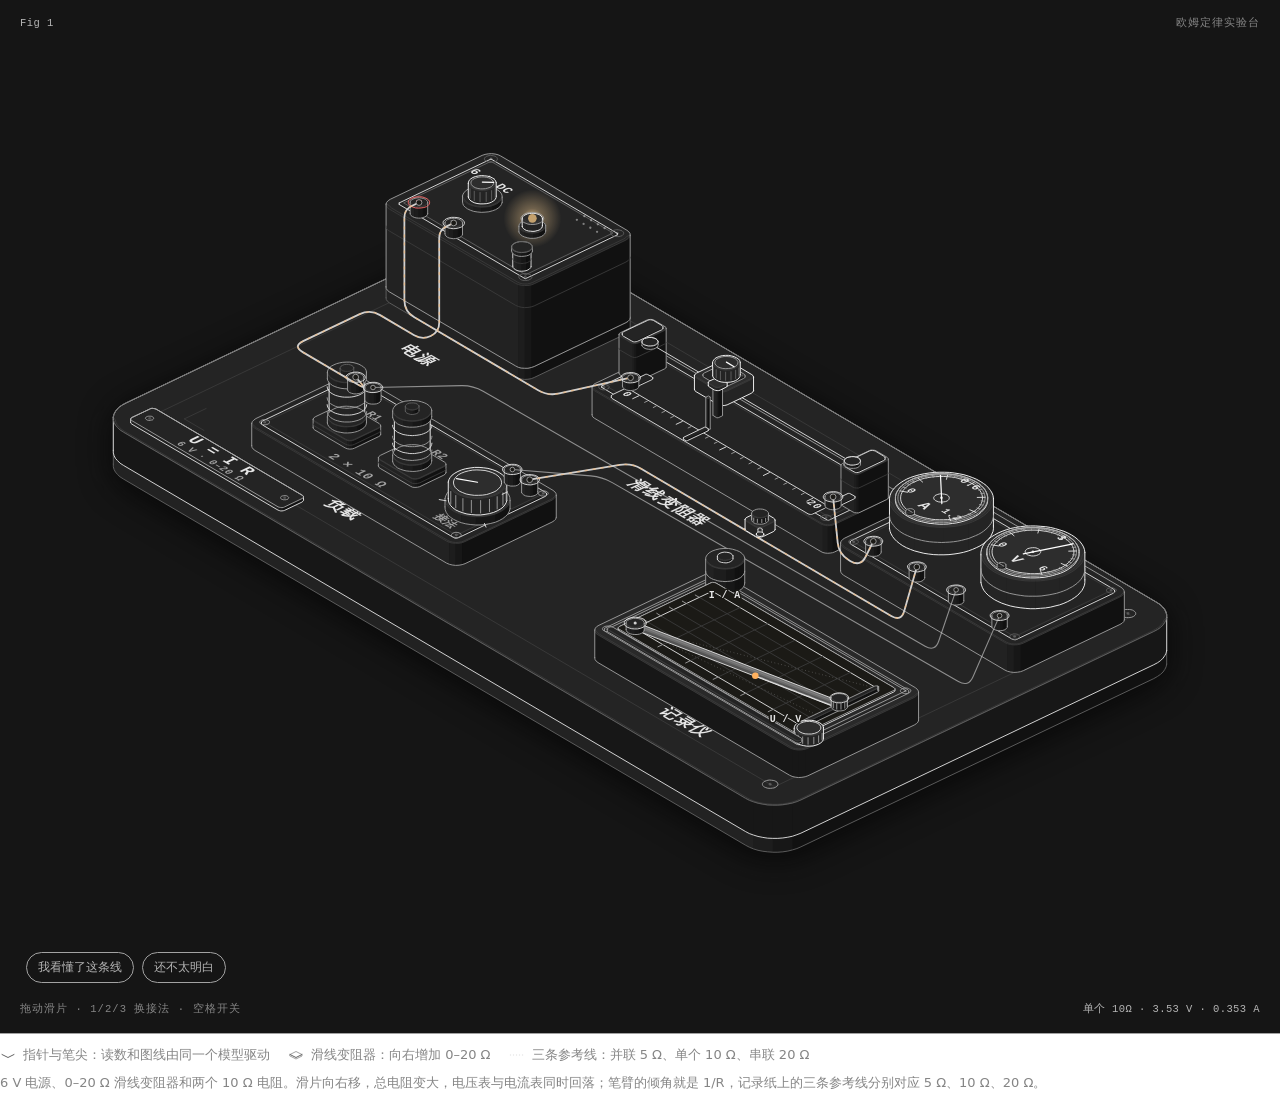
<file: adaptive-engine/figures/ohm-lab/embed-dark.html>
<!doctype html><html lang="zh-CN"><head><meta charset="utf-8"><meta name="viewport" content="width=device-width, initial-scale=1"><title>欧姆定律实验台 · K12 自适应学习引擎</title><link rel="icon" href="data:,"><style>
.iso{
  --anatomy-page:#0b0b0b;--anatomy-card:#131313;--anatomy-text:#a3a3a3;--anatomy-strong:#e6e6e6;--anatomy-muted:#6e6e6e;
  --anatomy-paper:#131313;--anatomy-face:#1b1b1b;--anatomy-top:#1c1c1c;
  --anatomy-shade-0:#0f0f0f;--anatomy-shade-1:#121212;--anatomy-shade-2:#151515;--anatomy-shade-3:#181818;
  --anatomy-lit-top:#262626;--anatomy-lit-shade:#1d1d1d;
  --anatomy-hi:#d4d4d4;--anatomy-mid:#6a6a6a;--anatomy-lo:#3e3e3e;--anatomy-faint:#2a2a2a;--anatomy-lit:#ffffff;
  --anatomy-halo:#050505;--anatomy-halo-opacity:.9;--anatomy-dot:#e6e6e6;
  --anatomy-red:#ff6b6b;--anatomy-green:#6be0a0;--anatomy-blue:#6b9bff;
  --anatomy-weight:.6px;--anatomy-ease:cubic-bezier(.32,.72,0,1);
  --anatomy-mono:ui-monospace,"SF Mono",Menlo,Consolas,monospace;
  --anatomy-lift:inset 0 1px 0 0 #ffffff0a,inset 0 0 0 1px #ffffff06,0 0 0 1px #00000026,0 1px 1px -.5px #00000014,0 3px 3px -1.5px #00000014,0 6px 6px -3px #00000014,0 12px 12px -6px #00000014;
}
.iso[data-theme="light"]{
  --anatomy-page:#f2f2ef;--anatomy-card:#fbfbfa;--anatomy-text:#57575a;--anatomy-strong:#18181a;--anatomy-muted:#8c8c90;
  --anatomy-paper:#fbfbfa;--anatomy-face:#ffffff;--anatomy-top:#ffffff;
  --anatomy-shade-0:#dcdcd9;--anatomy-shade-1:#e5e5e2;--anatomy-shade-2:#ededea;--anatomy-shade-3:#f4f4f1;
  --anatomy-lit-top:#ffffff;--anatomy-lit-shade:#eeeeeb;
  --anatomy-hi:#26262a;--anatomy-mid:#8a8a8f;--anatomy-lo:#b4b4b8;--anatomy-faint:#d4d4d6;--anatomy-lit:#000000;
  --anatomy-halo:#8a8a80;--anatomy-halo-opacity:.32;--anatomy-dot:#3a3a3e;
  --anatomy-red:#e5484d;--anatomy-green:#30a46c;--anatomy-blue:#3e63dd;
  --anatomy-lift:inset 0 1px 0 0 #ffffff,0 0 0 1px #0000000f,0 1px 1px -.5px #0000000a,0 3px 3px -1.5px #0000000a,0 6px 6px -3px #0000000a,0 12px 12px -6px #0000000a;
}
.iso-svg{display:block;width:100%;height:auto;overflow:visible}
.iso-svg path,.iso-svg circle{vector-effect:non-scaling-stroke}
.iso-fill{fill:var(--anatomy-paper);stroke:none}
.iso-solid[data-lit]>.iso-fill{fill:var(--anatomy-face)}
.iso-shade,.iso-top{stroke:none}
.iso-shade[data-shade="0"]{fill:var(--anatomy-shade-0)}
.iso-shade[data-shade="1"]{fill:var(--anatomy-shade-1)}
.iso-shade[data-shade="2"]{fill:var(--anatomy-shade-2)}
.iso-shade[data-shade="3"]{fill:var(--anatomy-shade-3)}
.iso-top{fill:var(--anatomy-top)}
.iso-solid[data-lit]>.iso-top{fill:var(--anatomy-lit-top)}
.iso-solid[data-lit]>.iso-shade{fill:var(--anatomy-lit-shade)}
.iso-solid[data-seamless]>.iso-shade,.iso-solid[data-seamless]>.iso-top{stroke-width:.4;stroke-linejoin:round}
.iso-solid[data-seamless]>.iso-shade[data-shade="0"]{stroke:var(--anatomy-shade-0)}
.iso-solid[data-seamless]>.iso-shade[data-shade="1"]{stroke:var(--anatomy-shade-1)}
.iso-solid[data-seamless]>.iso-shade[data-shade="2"]{stroke:var(--anatomy-shade-2)}
.iso-solid[data-seamless]>.iso-shade[data-shade="3"]{stroke:var(--anatomy-shade-3)}
.iso-solid[data-seamless]>.iso-top{stroke:var(--anatomy-top)}
.iso-solid[data-seamless][data-lit]>.iso-top{stroke:var(--anatomy-lit-top)}
.iso-solid[data-seamless][data-lit]>.iso-shade{stroke:var(--anatomy-lit-shade)}
.iso-solid[data-lit]>.iso-edge{stroke:var(--anatomy-lit)}
.iso-halo{fill:var(--anatomy-halo);stroke:none;filter:blur(9px);opacity:var(--anatomy-halo-opacity);transform:translateY(3px)}
.iso-line{fill:none;stroke:var(--anatomy-lo);stroke-width:var(--anatomy-weight);stroke-linecap:round;stroke-linejoin:round}
.iso-line[data-tone="hi"]{stroke:var(--anatomy-hi)}
.iso-line[data-tone="mid"]{stroke:var(--anatomy-mid)}
.iso-line[data-tone="lo"]{stroke:var(--anatomy-lo)}
.iso-line[data-tone="faint"]{stroke:var(--anatomy-faint)}
.iso-line[data-tone="lit"]{stroke:var(--anatomy-lit)}
.iso-line[data-tone="red"]{stroke:var(--anatomy-red)}
.iso-line[data-tone="green"]{stroke:var(--anatomy-green)}
.iso-line[data-tone="blue"]{stroke:var(--anatomy-blue)}
.iso-line[data-dotted]{stroke-dasharray:.01 3.5;stroke-width:1}
.iso-line[data-dashed]{stroke-dasharray:3 3}
.iso-line[data-flow]{stroke-dasharray:2 6}
.iso-wire-end{fill:var(--anatomy-paper);stroke:var(--anatomy-lo);stroke-width:var(--anatomy-weight)}
.iso-wire[data-tone="hi"] .iso-wire-end{stroke:var(--anatomy-hi)}
.iso-wire[data-tone="mid"] .iso-wire-end{stroke:var(--anatomy-mid)}
.iso-wire[data-tone="faint"] .iso-wire-end{stroke:var(--anatomy-faint)}
.iso-wire[data-tone="lit"] .iso-wire-end{stroke:var(--anatomy-lit)}
.iso-dots circle{fill:var(--anatomy-dot);stroke:none;opacity:.32}
.iso-dots[data-tone="hi"] circle{opacity:.85}
.iso-dots[data-tone="mid"] circle{opacity:.45}
.iso-dots[data-tone="lo"] circle{opacity:.22}
.iso-dots[data-tone="faint"] circle{opacity:.12}
.iso-face-text{fill:var(--anatomy-mid);font-family:var(--anatomy-mono);letter-spacing:.04em}
.iso-face-text[data-tone="hi"]{fill:var(--anatomy-hi)}
.iso-face-text[data-tone="lo"]{fill:var(--anatomy-lo)}
.iso-face-text[data-tone="faint"]{fill:var(--anatomy-faint)}
.tb-body{fill:var(--anatomy-shade-2);stroke:none}
.tb-shine{fill:var(--anatomy-top);stroke:none}
.tb-shade{fill:var(--anatomy-shade-0);stroke:none}
.tb-ring{fill:none;stroke:var(--anatomy-lo);stroke-width:.45;stroke-linecap:butt;stroke-linejoin:round}
.tb-ring[data-tone="mid"]{stroke:var(--anatomy-mid)}
.tb-ring[data-tone="faint"]{stroke:var(--anatomy-faint)}
.tb-ring[data-tone="hi"]{stroke:var(--anatomy-hi)}
@keyframes iso-flow{to{stroke-dashoffset:-32}}
@keyframes iso-pulse{0%,100%{opacity:.18}12%{opacity:1}40%{opacity:.18}}
.iso-line[data-flow]{animation:iso-flow 1600ms linear infinite}
.iso-dots circle[data-pulse]{animation:iso-pulse 1600ms steps(1,end) infinite;animation-delay:var(--pulse-at,0ms)}
.iso-figure{margin:32px 0 36px}
.iso-plate{position:relative;padding:52px 24px;border-radius:0;background:var(--anatomy-card);box-shadow:0 0 0 1px var(--anatomy-mid);--anatomy-paper:var(--anatomy-card)}
.iso-plate-corners{position:absolute;inset:18px 20px;pointer-events:none}
.iso-plate-corner{position:absolute;color:var(--anatomy-muted);font-family:var(--anatomy-mono);font-size:10.5px;line-height:1;letter-spacing:.04em;white-space:nowrap}
.iso-plate-corner[data-corner="fig"]{top:0;left:0;color:var(--anatomy-text)}
.iso-plate-corner[data-corner="title"]{top:0;right:0;text-transform:uppercase;letter-spacing:.1em}
.iso-plate-corner[data-corner="hint"]{bottom:0;left:0;text-transform:uppercase;letter-spacing:.1em}
.iso-plate-corner[data-corner="readout"]{right:0;bottom:0;color:var(--anatomy-text);font-variant-numeric:tabular-nums}
.iso-plate .iso-svg{margin:0 auto}
.iso-legend{display:grid;gap:8px;margin-top:12px;color:var(--anatomy-muted);font-size:13px;line-height:1.55}
.iso-keys{display:flex;flex-wrap:wrap;gap:6px 18px}
.iso-key{display:inline-flex;align-items:center;gap:7px}
.iso-swatch{width:16px;height:10px;flex:none;overflow:visible}
.iso-swatch path{fill:none;stroke:var(--anatomy-hi);stroke-width:1;vector-effect:non-scaling-stroke;stroke-linejoin:round;stroke-linecap:round}
.iso-swatch[data-mark="raised"] path,.iso-swatch[data-mark="flat"] path{stroke:var(--anatomy-mid)}
.iso-swatch[data-mark="lit"] path{stroke:var(--anatomy-lit)}
.iso-swatch[data-mark="dim"] path{stroke:var(--anatomy-lo)}
.iso-swatch[data-mark="dotted"] path{stroke-dasharray:.01 3;stroke-width:1.4}
.iso-swatch[data-mark="dashed"] path{stroke-dasharray:3 2.5}
.iso-swatch[data-mark="red"] path{stroke:var(--anatomy-red)}
.iso-swatch[data-mark="green"] path{stroke:var(--anatomy-green)}
.iso-swatch[data-mark="blue"] path{stroke:var(--anatomy-blue)}
.iso-swatch-crease{stroke:var(--anatomy-lo)!important}
@media (max-width:560px){.iso-plate{padding:48px 12px 70px}.iso-plate-corner[data-corner="hint"]{bottom:18px}}
@media (prefers-reduced-motion:reduce){.iso-line[data-flow],.iso-dots circle[data-pulse]{animation:none}}

*{box-sizing:border-box}
html{color-scheme:light dark}
body{margin:0;background:var(--anatomy-page);color:var(--anatomy-text);font:14px/1.6 ui-sans-serif,system-ui,-apple-system,"Segoe UI","Noto Sans SC",sans-serif;-webkit-font-smoothing:antialiased}
body.ohm-embed{background:transparent}
.iso:not([data-theme="light"]){
  --anatomy-page:#0d0d0d;--anatomy-card:#151515;--anatomy-text:#b4b4b4;--anatomy-strong:#f0f0f0;--anatomy-muted:#858585;
  --anatomy-paper:#181818;--anatomy-face:#202020;--anatomy-top:#242424;
  --anatomy-shade-0:#111111;--anatomy-shade-1:#171717;--anatomy-shade-2:#1d1d1d;--anatomy-shade-3:#222222;
  --anatomy-lit-top:#2d2d2d;--anatomy-lit-shade:#242424;
  --anatomy-hi:#e6e6e6;--anatomy-mid:#a2a2a2;--anatomy-lo:#626262;--anatomy-faint:#3a3a3a;--anatomy-lit:#ffffff;--anatomy-weight:.9px;
  --anatomy-halo:#050505;--anatomy-halo-opacity:.9;--anatomy-dot:#f0f0f0;
  --ohm-live:#ffb15e;--ohm-glow-core:#ffcf86;--ohm-paper:#1b1a16;--ohm-paper-line:#8a8a8a;
  --ohm-body:#1c1c1c;--ohm-body-top:#292929;--ohm-body-shade:#171717;
  --ohm-arm:#545454;--ohm-arm-top:#6c6c6c;--ohm-base-top:#242424;--ohm-base-shade:#171717;--ohm-wire:#d0d0d0;
}
.iso[data-theme="light"]{
  --anatomy-page:#f1efe9;--anatomy-card:#fbfaf6;--anatomy-text:#4f4f52;--anatomy-strong:#19191b;--anatomy-muted:#85858a;
  --anatomy-paper:#fbfaf6;--anatomy-face:#ffffff;--anatomy-top:#ffffff;
  --anatomy-shade-0:#dedbd3;--anatomy-shade-1:#e7e4dc;--anatomy-shade-2:#efede6;--anatomy-shade-3:#f5f3ed;
  --anatomy-lit-top:#ffffff;--anatomy-lit-shade:#efede8;
  --anatomy-hi:#1b1b1e;--anatomy-mid:#6f6f76;--anatomy-lo:#a8a8ac;--anatomy-faint:#d2d0c8;--anatomy-lit:#000000;--anatomy-weight:.9px;
  --anatomy-halo:#8a8a80;--anatomy-halo-opacity:.3;--anatomy-dot:#3a3a3e;
  --ohm-live:#b45309;--ohm-glow-core:#d9820a;--ohm-paper:#f7f1e2;--ohm-paper-line:#7a7a7a;
  --ohm-body:#e9e6de;--ohm-body-top:#f4f1e9;--ohm-body-shade:#dedbd3;
  --ohm-arm:#b9b6ad;--ohm-arm-top:#d3d0c7;--ohm-base-top:#f7f3e9;--ohm-base-shade:#e7e2d6;--ohm-wire:#3f3f45;
}
.ohm-page{width:min(720px,100% - 32px);margin:48px auto 80px}
.ohm-page.embed{width:100%;margin:0;padding:0}
.iso-figure{margin:0}
.iso-plate{padding:52px 24px 50px}
.iso-stage{position:relative;border-radius:2px;outline:none;touch-action:pan-y}
.iso-stage:focus-visible{outline:1px solid var(--anatomy-mid);outline-offset:6px}
.iso-stage .iso-svg{user-select:none;-webkit-user-select:none}
.ohm-stage .iso-face-text{font-weight:600}
.ohm-base .iso-top{fill:var(--ohm-base-top)}
.ohm-base .iso-fill{fill:var(--ohm-base-shade)}
.ohm-base .iso-shade{fill:var(--ohm-base-shade)}
.ohm-chart-body .iso-fill{fill:var(--ohm-body)}
.ohm-chart-body .iso-top{fill:var(--ohm-body-top)}
.ohm-chart-body .iso-shade{fill:var(--ohm-body-shade)}
.ohm-chart-body .iso-edge{stroke:var(--anatomy-mid)}
.ohm-paper-sheet{fill:var(--ohm-paper);stroke:none}
.ohm-arm-fill{fill:var(--ohm-arm);stroke:none}
.ohm-arm-top{fill:var(--ohm-arm-top);stroke:none}
.ohm-stage[data-on] .ohm-glow{opacity:.9}
.ohm-glow{opacity:0;mix-blend-mode:screen;pointer-events:none;transition:opacity .45s var(--anatomy-ease)}
.iso[data-theme="light"] .ohm-glow{mix-blend-mode:multiply;opacity:0}
.iso[data-theme="light"] .ohm-stage[data-on] .ohm-glow{opacity:.4}
.iso .ohm-stage .ohm-cable-line{stroke:var(--ohm-wire);stroke-width:1.8;stroke-linecap:round;stroke-linejoin:round}
.iso .ohm-stage .ohm-sense .ohm-cable-line{stroke-width:1.1;opacity:.62}
.ohm-cable-end{fill:var(--ohm-paper);stroke:var(--anatomy-mid)}
.ohm-flow{stroke:var(--ohm-live);stroke-width:1.45;stroke-dasharray:2 10;opacity:0;transition:opacity .35s var(--anatomy-ease)}
.ohm-stage[data-on] .ohm-flow{opacity:.5;animation:iso-flow 1900ms linear infinite}
.ohm-needle{stroke-width:1.2;stroke-linecap:round}
.ohm-pointer{stroke-width:1.2;stroke-linecap:round}
.ohm-trace{stroke-width:1.35;stroke-linecap:round;stroke-linejoin:round;opacity:.55}
.ohm-trace[data-tone="hi"]{opacity:.95}
.ohm-screen-text{paint-order:stroke;stroke:var(--ohm-paper);stroke-width:1.5px;stroke-linejoin:round}
.ohm-guide{stroke-width:.9!important;opacity:.48}
.ohm-arm-slot{opacity:.5}
.ohm-trace-end{fill:var(--anatomy-mid);stroke:none;opacity:.75}
.ohm-trace-end[data-current]{fill:var(--ohm-live);opacity:1}
.ohm-actions{display:flex;flex-wrap:wrap;align-items:center;gap:8px;margin:14px 2px 0;font-size:12px;color:var(--anatomy-muted)}
.ohm-actions button{border:1px solid var(--anatomy-mid);background:transparent;color:var(--anatomy-text);border-radius:999px;padding:5px 11px;font:inherit;cursor:pointer;transition:border-color .18s,color .18s,background .18s}
.ohm-actions button:hover{border-color:var(--anatomy-hi);color:var(--anatomy-strong)}
.ohm-actions button[data-check="yes"]:hover{border-color:var(--anatomy-green);color:var(--anatomy-green)}
.ohm-actions button[data-check="no"]:hover{border-color:var(--anatomy-red);color:var(--anatomy-red)}
.ohm-actions button:disabled{opacity:.45;cursor:progress}
.ohm-status{font-size:11px;color:var(--anatomy-muted)}
.ohm-sr{position:absolute;width:1px;height:1px;padding:0;margin:-1px;overflow:hidden;clip:rect(0 0 0 0);white-space:nowrap;border:0}
.ohm-hits rect,.ohm-hits circle{pointer-events:all}
@media (prefers-reduced-motion:reduce){.ohm-flow{animation:none!important}.ohm-glow{transition:none}}
@media (max-width:560px){
  .ohm-page{width:100%;margin:0;padding:8px}
  .iso-plate{padding:48px 10px 62px}
  .iso-plate-corner{font-size:9.5px}
  .ohm-actions{gap:6px;margin-top:10px}
  .ohm-actions button{padding:5px 9px;font-size:11px}
}
/* 窄屏时提示与读数上下分行，避免互相压字 */
@media (max-width:720px){
  .iso-plate-corner[data-corner="hint"]{bottom:26px;max-width:62%;white-space:normal;line-height:1.35}
  .iso-plate-corner[data-corner="readout"]{bottom:4px;left:0;right:0;text-align:left}
}
</style></head><body class="iso ohm-embed" data-theme="dark"><main class="ohm-page embed"><figure class="iso-figure"><div class="iso-plate"><div class="iso-plate-corners" aria-hidden="true"><span class="iso-plate-corner" data-corner="fig">Fig 1</span><span class="iso-plate-corner" data-corner="title">欧姆定律实验台</span><span class="iso-plate-corner" data-corner="hint">拖动滑片 · 1/2/3 换接法 · 空格开关</span><span class="iso-plate-corner" data-corner="readout" data-readout>单个 10Ω · 3.53 V · 0.353 A</span></div><div class="iso-stage ohm-stage" data-on data-mastery="unknown" tabindex="0" role="group" aria-label="欧姆定律实验台。左右方向键调节滑线变阻器，数字 1、2、3 切换单个、串联、并联接法，空格开关电源。"><svg xmlns="http://www.w3.org/2000/svg" class="iso-svg ohm-svg" viewBox="0 0 640 460" role="img" aria-label="欧姆定律实验台：6 V 电源、滑线变阻器、两个 10 Ω 电阻、电流表、电压表和 I-U 记录仪"><defs><radialGradient id="ohm-lamp-glow" cx="50%" cy="50%" r="50%"><stop offset="0" stop-color="var(--ohm-glow-core)" stop-opacity=".95"/><stop offset=".35" stop-color="var(--ohm-glow-core)" stop-opacity=".38"/><stop offset="1" stop-color="var(--ohm-glow-core)" stop-opacity="0"/></radialGradient></defs><g class="iso-solid"><path class="iso-halo" d="M46.4 189.7L46.7 188.3L47.4 186.9L48.3 185.6L49.6 184.4L51.2 183.3L53.1 182.3L236.4 94.8L238.5 93.9L240.8 93.2L243.2 92.7L245.8 92.3L248.4 92.1L251 92.1L253.7 92.2L256.2 92.6L258.7 93.1L261 93.8L263.2 94.6L265.1 95.6L588.4 285.9L590.1 287L591.4 288.2L592.5 289.5L593.2 290.9L593.6 292.3L593.6 293.7L593.6 318L593.3 319.4L592.6 320.8L591.7 322.1L590.4 323.3L588.8 324.4L586.9 325.5L403.6 412.9L401.5 413.8L399.2 414.5L396.8 415.1L394.2 415.5L391.6 415.7L389 415.7L386.3 415.5L383.8 415.2L381.3 414.7L379 414L376.8 413.1L374.9 412.1L51.6 221.8L49.9 220.7L48.6 219.5L47.5 218.2L46.8 216.9L46.4 215.5L46.4 214.1Z"/><path class="iso-fill" d="M46.4 189.7L46.7 188.3L47.4 186.9L48.3 185.6L49.6 184.4L51.2 183.3L53.1 182.3L236.4 94.8L238.5 93.9L240.8 93.2L243.2 92.7L245.8 92.3L248.4 92.1L251 92.1L253.7 92.2L256.2 92.6L258.7 93.1L261 93.8L263.2 94.6L265.1 95.6L588.4 285.9L590.1 287L591.4 288.2L592.5 289.5L593.2 290.9L593.6 292.3L593.6 293.7L593.6 318L593.3 319.4L592.6 320.8L591.7 322.1L590.4 323.3L588.8 324.4L586.9 325.5L403.6 412.9L401.5 413.8L399.2 414.5L396.8 415.1L394.2 415.5L391.6 415.7L389 415.7L386.3 415.5L383.8 415.2L381.3 414.7L379 414L376.8 413.1L374.9 412.1L51.6 221.8L49.9 220.7L48.6 219.5L47.5 218.2L46.8 216.9L46.4 215.5L46.4 214.1Z"/><path class="iso-shade" data-shade="0" d="M593.6 318L593.3 319.4L593.3 295.1L593.6 293.7ZM593.3 319.4L592.6 320.8L592.6 296.4L593.3 295.1ZM592.6 320.8L591.7 322.1L591.7 297.7L592.6 296.4ZM591.7 322.1L590.4 323.3L590.4 299L591.7 297.7ZM590.4 323.3L588.8 324.4L588.8 300.1L590.4 299ZM588.8 324.4L586.9 325.5L586.9 301.1L588.8 300.1ZM586.9 325.5L403.6 412.9L403.6 388.6L586.9 301.1ZM403.6 412.9L401.5 413.8L401.5 389.4L403.6 388.6ZM401.5 413.8L399.2 414.5L399.2 390.2L401.5 389.4Z"/><path class="iso-shade" data-shade="1" d="M399.2 414.5L396.8 415.1L396.8 390.7L399.2 390.2ZM396.8 415.1L394.2 415.5L394.2 391.1L396.8 390.7ZM394.2 415.5L391.6 415.7L391.6 391.3L394.2 391.1ZM391.6 415.7L389 415.7L389 391.3L391.6 391.3Z"/><path class="iso-shade" data-shade="2" d="M389 415.7L386.3 415.5L386.3 391.2L389 391.3ZM386.3 415.5L383.8 415.2L383.8 390.8L386.3 391.2ZM383.8 415.2L381.3 414.7L381.3 390.3L383.8 390.8ZM381.3 414.7L379 414L379 389.6L381.3 390.3Z"/><path class="iso-shade" data-shade="3" d="M379 414L376.8 413.1L376.8 388.8L379 389.6ZM376.8 413.1L374.9 412.1L374.9 387.8L376.8 388.8ZM374.9 412.1L51.6 221.8L51.6 197.5L374.9 387.8ZM51.6 221.8L49.9 220.7L49.9 196.4L51.6 197.5ZM49.9 220.7L48.6 219.5L48.6 195.1L49.9 196.4ZM48.6 219.5L47.5 218.2L47.5 193.9L48.6 195.1ZM47.5 218.2L46.8 216.9L46.8 192.5L47.5 193.9ZM46.8 216.9L46.4 215.5L46.4 191.1L46.8 192.5ZM46.4 215.5L46.4 214.1L46.4 189.7L46.4 191.1Z"/><path class="iso-top" d="M588.4 285.9L590.1 287L591.4 288.2L592.5 289.5L593.2 290.9L593.6 292.3L593.6 293.7L593.3 295.1L592.6 296.4L591.7 297.7L590.4 299L588.8 300.1L586.9 301.1L403.6 388.6L401.5 389.4L399.2 390.2L396.8 390.7L394.2 391.1L391.6 391.3L389 391.3L386.3 391.2L383.8 390.8L381.3 390.3L379 389.6L376.8 388.8L374.9 387.8L51.6 197.5L49.9 196.4L48.6 195.1L47.5 193.9L46.8 192.5L46.4 191.1L46.4 189.7L46.7 188.3L47.4 186.9L48.3 185.6L49.6 184.4L51.2 183.3L53.1 182.3L236.4 94.8L238.5 93.9L240.8 93.2L243.2 92.7L245.8 92.3L248.4 92.1L251 92.1L253.7 92.2L256.2 92.6L258.7 93.1L261 93.8L263.2 94.6L265.1 95.6Z"/><path class="iso-line iso-crease" data-tone="faint" d="M593.6 293.7L593.3 295.1L592.6 296.4L591.7 297.7L590.4 299L588.8 300.1L586.9 301.1L403.6 388.6L401.5 389.4L399.2 390.2L396.8 390.7L394.2 391.1L391.6 391.3L389 391.3L386.3 391.2L383.8 390.8L381.3 390.3L379 389.6L376.8 388.8L374.9 387.8L51.6 197.5L49.9 196.4L48.6 195.1L47.5 193.9L46.8 192.5L46.4 191.1L46.4 189.7"/><path class="iso-line iso-bevel" data-tone="faint" d="M593.6 293.7L592 294.9L591.4 296.2L590.4 297.4L589.2 298.6L587.8 299.6L586 300.6L402.7 388L400.7 388.9L398.6 389.5L396.3 390L394 390.4L391.5 390.6L389 390.6L386.6 390.5L384.2 390.1L381.9 389.6L379.7 389L377.7 388.2L375.9 387.3L52.6 197L51 195.9L49.8 194.8L48.8 193.6L48.1 192.4L47.8 191.1L46.4 189.7"/><path class="iso-line iso-edge" data-tone="lo" d="M46.4 189.7L46.7 188.3L47.4 186.9L48.3 185.6L49.6 184.4L51.2 183.3L53.1 182.3L236.4 94.8L238.5 93.9L240.8 93.2L243.2 92.7L245.8 92.3L248.4 92.1L251 92.1L253.7 92.2L256.2 92.6L258.7 93.1L261 93.8L263.2 94.6L265.1 95.6L588.4 285.9L590.1 287L591.4 288.2L592.5 289.5L593.2 290.9L593.6 292.3L593.6 293.7M593.6 318L593.3 319.4L592.6 320.8L591.7 322.1L590.4 323.3L588.8 324.4L586.9 325.5L403.6 412.9L401.5 413.8L399.2 414.5L396.8 415.1L394.2 415.5L391.6 415.7L389 415.7L386.3 415.5L383.8 415.2L381.3 414.7L379 414L376.8 413.1L374.9 412.1L51.6 221.8L49.9 220.7L48.6 219.5L47.5 218.2L46.8 216.9L46.4 215.5L46.4 214.1M593.6 293.7L593.6 318M46.4 189.7L46.4 214.1"/></g><g class="iso-solid"><path class="iso-fill" d="M243.1 124.9L243.5 123.7L244.5 122.6L246 121.6L247.9 121L250 120.6L252.3 120.5L254.6 120.7L256.7 121.2L258.4 122L259.7 123L260.5 124.1L260.6 125.4L260.6 132.5L260.2 133.7L259.2 134.8L257.7 135.7L255.9 136.4L253.7 136.8L251.4 136.9L249.2 136.7L247.1 136.2L245.3 135.4L244 134.4L243.3 133.2L243.1 132Z"/><path class="iso-shade" data-shade="0" d="M257.7 135.7L255.9 136.4L255.9 129.3L257.7 128.6ZM260.6 132.5L260.2 133.7L260.2 126.5L260.6 125.4ZM260.2 133.7L259.2 134.8L259.2 127.6L260.2 126.5ZM259.2 134.8L257.7 135.7L257.7 128.6L259.2 127.6Z"/><path class="iso-shade" data-shade="1" d="M255.9 136.4L253.7 136.8L253.7 129.7L255.9 129.3ZM253.7 136.8L251.4 136.9L251.4 129.8L253.7 129.7Z"/><path class="iso-shade" data-shade="2" d="M251.4 136.9L249.2 136.7L249.2 129.5L251.4 129.8ZM249.2 136.7L247.1 136.2L247.1 129L249.2 129.5Z"/><path class="iso-shade" data-shade="3" d="M247.1 136.2L245.3 135.4L245.3 128.2L247.1 129ZM245.3 135.4L244 134.4L244 127.2L245.3 128.2ZM244 134.4L243.3 133.2L243.3 126.1L244 127.2ZM243.3 133.2L243.1 132L243.1 124.9L243.3 126.1Z"/><path class="iso-top" d="M257.7 128.6L255.9 129.3L253.7 129.7L251.4 129.8L249.2 129.5L247.1 129L245.3 128.2L244 127.2L243.3 126.1L243.1 124.9L243.5 123.7L244.5 122.6L246 121.6L247.9 121L250 120.6L252.3 120.5L254.6 120.7L256.7 121.2L258.4 122L259.7 123L260.5 124.1L260.6 125.4L260.2 126.5L259.2 127.6Z"/><path class="iso-line iso-crease" data-tone="faint" d="M260.6 125.4L260.2 126.5L259.2 127.6L257.7 128.6L255.9 129.3L253.7 129.7L251.4 129.8L249.2 129.5L247.1 129L245.3 128.2L244 127.2L243.3 126.1L243.1 124.9"/><path class="iso-line iso-bevel" data-tone="faint" d="M260.6 125.4L259.4 126.4L258.5 127.4L257.2 128.2L255.5 128.9L253.5 129.2L251.5 129.3L249.4 129.1L247.5 128.6L246 127.9L244.8 127L244.1 126L243.1 124.9"/><path class="iso-line iso-edge" data-tone="mid" d="M243.1 124.9L243.5 123.7L244.5 122.6L246 121.6L247.9 121L250 120.6L252.3 120.5L254.6 120.7L256.7 121.2L258.4 122L259.7 123L260.5 124.1L260.6 125.4M260.6 132.5L260.2 133.7L259.2 134.8L257.7 135.7L255.9 136.4L253.7 136.8L251.4 136.9L249.2 136.7L247.1 136.2L245.3 135.4L244 134.4L243.3 133.2L243.1 132M243.1 124.9L243.1 132M260.6 125.4L260.6 132.5"/></g><g class="iso-solid"><path class="iso-fill" d="M246.2 132.6L246.2 131.6L246.9 130.8L248 130L249.5 129.5L251.3 129.2L253.1 129.3L254.7 129.6L256.1 130.2L257.1 131L257.6 132L257.6 134.5L257.5 135.5L256.8 136.4L255.7 137.1L254.2 137.6L252.5 137.9L250.7 137.8L249 137.5L247.6 136.9L246.6 136.1L246.2 135.2Z"/><path class="iso-shade" data-shade="0" d="M255.7 137.1L254.2 137.6L254.2 135.1L255.7 134.5ZM257.6 134.5L257.5 135.5L257.5 132.9L257.6 132ZM257.5 135.5L256.8 136.4L256.8 133.8L257.5 132.9ZM256.8 136.4L255.7 137.1L255.7 134.5L256.8 133.8Z"/><path class="iso-shade" data-shade="1" d="M254.2 137.6L252.5 137.9L252.5 135.3L254.2 135.1Z"/><path class="iso-shade" data-shade="2" d="M252.5 137.9L250.7 137.8L250.7 135.3L252.5 135.3ZM250.7 137.8L249 137.5L249 134.9L250.7 135.3Z"/><path class="iso-shade" data-shade="3" d="M249 137.5L247.6 136.9L247.6 134.3L249 134.9ZM247.6 136.9L246.6 136.1L246.6 133.5L247.6 134.3ZM246.6 136.1L246.2 135.2L246.2 132.6L246.6 133.5Z"/><path class="iso-top" d="M255.7 134.5L254.2 135.1L252.5 135.3L250.7 135.3L249 134.9L247.6 134.3L246.6 133.5L246.2 132.6L246.2 131.6L246.9 130.8L248 130L249.5 129.5L251.3 129.2L253.1 129.3L254.7 129.6L256.1 130.2L257.1 131L257.6 132L257.5 132.9L256.8 133.8Z"/><path class="iso-line iso-crease" data-tone="faint" d="M257.6 132L257.5 132.9L256.8 133.8L255.7 134.5L254.2 135.1L252.5 135.3L250.7 135.3L249 134.9L247.6 134.3L246.6 133.5L246.2 132.6"/><path class="iso-line iso-bevel" data-tone="faint" d="M257.6 132L257.2 132.9L256.5 133.7L255.5 134.4L254.1 134.9L252.4 135.1L250.7 135.1L249.2 134.8L247.8 134.2L246.9 133.4L246.2 132.6"/><path class="iso-line iso-edge" data-tone="lo" d="M246.2 132.6L246.2 131.6L246.9 130.8L248 130L249.5 129.5L251.3 129.2L253.1 129.3L254.7 129.6L256.1 130.2L257.1 131L257.6 132M257.6 134.5L257.5 135.5L256.8 136.4L255.7 137.1L254.2 137.6L252.5 137.9L250.7 137.8L249 137.5L247.6 136.9L246.6 136.1L246.2 135.2M246.2 132.6L246.2 135.2M257.6 132L257.6 134.5"/></g><g class="iso-solid"><path class="iso-fill" d="M555.2 308.5L555.6 307.3L556.6 306.2L558.1 305.3L560 304.6L562.1 304.2L564.4 304.1L566.7 304.3L568.7 304.9L570.5 305.7L571.8 306.7L572.5 307.8L572.7 309L572.7 316.2L572.3 317.4L571.3 318.5L569.8 319.4L567.9 320.1L565.8 320.5L563.5 320.6L561.2 320.4L559.2 319.8L557.4 319.1L556.1 318.1L555.3 316.9L555.2 315.7Z"/><path class="iso-shade" data-shade="0" d="M569.8 319.4L567.9 320.1L567.9 312.9L569.8 312.2ZM572.7 316.2L572.3 317.4L572.3 310.2L572.7 309ZM572.3 317.4L571.3 318.5L571.3 311.3L572.3 310.2ZM571.3 318.5L569.8 319.4L569.8 312.2L571.3 311.3Z"/><path class="iso-shade" data-shade="1" d="M567.9 320.1L565.8 320.5L565.8 313.3L567.9 312.9ZM565.8 320.5L563.5 320.6L563.5 313.4L565.8 313.3Z"/><path class="iso-shade" data-shade="2" d="M563.5 320.6L561.2 320.4L561.2 313.2L563.5 313.4ZM561.2 320.4L559.2 319.8L559.2 312.7L561.2 313.2Z"/><path class="iso-shade" data-shade="3" d="M559.2 319.8L557.4 319.1L557.4 311.9L559.2 312.7ZM557.4 319.1L556.1 318.1L556.1 310.9L557.4 311.9ZM556.1 318.1L555.3 316.9L555.3 309.7L556.1 310.9ZM555.3 316.9L555.2 315.7L555.2 308.5L555.3 309.7Z"/><path class="iso-top" d="M569.8 312.2L567.9 312.9L565.8 313.3L563.5 313.4L561.2 313.2L559.2 312.7L557.4 311.9L556.1 310.9L555.3 309.7L555.2 308.5L555.6 307.3L556.6 306.2L558.1 305.3L560 304.6L562.1 304.2L564.4 304.1L566.7 304.3L568.7 304.9L570.5 305.7L571.8 306.7L572.5 307.8L572.7 309L572.3 310.2L571.3 311.3Z"/><path class="iso-line iso-crease" data-tone="faint" d="M572.7 309L572.3 310.2L571.3 311.3L569.8 312.2L567.9 312.9L565.8 313.3L563.5 313.4L561.2 313.2L559.2 312.7L557.4 311.9L556.1 310.9L555.3 309.7L555.2 308.5"/><path class="iso-line iso-bevel" data-tone="faint" d="M572.7 309L571.5 310.1L570.6 311.1L569.3 311.9L567.5 312.5L565.6 312.9L563.5 313L561.5 312.8L559.6 312.3L558 311.6L556.9 310.7L556.2 309.7L555.2 308.5"/><path class="iso-line iso-edge" data-tone="mid" d="M555.2 308.5L555.6 307.3L556.6 306.2L558.1 305.3L560 304.6L562.1 304.2L564.4 304.1L566.7 304.3L568.7 304.9L570.5 305.7L571.8 306.7L572.5 307.8L572.7 309M572.7 316.2L572.3 317.4L571.3 318.5L569.8 319.4L567.9 320.1L565.8 320.5L563.5 320.6L561.2 320.4L559.2 319.8L557.4 319.1L556.1 318.1L555.3 316.9L555.2 315.7M555.2 308.5L555.2 315.7M572.7 309L572.7 316.2"/></g><g class="iso-solid"><path class="iso-fill" d="M558.2 316.3L558.3 315.3L559 314.4L560.1 313.7L561.6 313.2L563.3 312.9L565.1 313L566.8 313.3L568.2 313.9L569.2 314.7L569.7 315.6L569.7 318.2L569.6 319.2L568.9 320L567.8 320.8L566.3 321.3L564.5 321.5L562.7 321.5L561.1 321.2L559.7 320.6L558.7 319.8L558.2 318.8Z"/><path class="iso-shade" data-shade="0" d="M567.8 320.8L566.3 321.3L566.3 318.7L567.8 318.2ZM569.7 318.2L569.6 319.2L569.6 316.6L569.7 315.6ZM569.6 319.2L568.9 320L568.9 317.5L569.6 316.6ZM568.9 320L567.8 320.8L567.8 318.2L568.9 317.5Z"/><path class="iso-shade" data-shade="1" d="M566.3 321.3L564.5 321.5L564.5 319L566.3 318.7Z"/><path class="iso-shade" data-shade="2" d="M564.5 321.5L562.7 321.5L562.7 318.9L564.5 319ZM562.7 321.5L561.1 321.2L561.1 318.6L562.7 318.9Z"/><path class="iso-shade" data-shade="3" d="M561.1 321.2L559.7 320.6L559.7 318L561.1 318.6ZM559.7 320.6L558.7 319.8L558.7 317.2L559.7 318ZM558.7 319.8L558.2 318.8L558.2 316.3L558.7 317.2Z"/><path class="iso-top" d="M567.8 318.2L566.3 318.7L564.5 319L562.7 318.9L561.1 318.6L559.7 318L558.7 317.2L558.2 316.3L558.3 315.3L559 314.4L560.1 313.7L561.6 313.2L563.3 312.9L565.1 313L566.8 313.3L568.2 313.9L569.2 314.7L569.7 315.6L569.6 316.6L568.9 317.5Z"/><path class="iso-line iso-crease" data-tone="faint" d="M569.7 315.6L569.6 316.6L568.9 317.5L567.8 318.2L566.3 318.7L564.5 319L562.7 318.9L561.1 318.6L559.7 318L558.7 317.2L558.2 316.3"/><path class="iso-line iso-bevel" data-tone="faint" d="M569.7 315.6L569.2 316.5L568.6 317.4L567.6 318.1L566.1 318.6L564.5 318.8L562.8 318.7L561.2 318.4L559.9 317.9L559 317.1L558.2 316.3"/><path class="iso-line iso-edge" data-tone="lo" d="M558.2 316.3L558.3 315.3L559 314.4L560.1 313.7L561.6 313.2L563.3 312.9L565.1 313L566.8 313.3L568.2 313.9L569.2 314.7L569.7 315.6M569.7 318.2L569.6 319.2L568.9 320L567.8 320.8L566.3 321.3L564.5 321.5L562.7 321.5L561.1 321.2L559.7 320.6L558.7 319.8L558.2 318.8M558.2 316.3L558.2 318.8M569.7 315.6L569.7 318.2"/></g><g class="iso-solid"><path class="iso-fill" d="M67.3 208.8L67.7 207.6L68.7 206.5L70.2 205.5L72.1 204.8L74.2 204.4L76.5 204.3L78.8 204.6L80.8 205.1L82.6 205.9L83.9 206.9L84.7 208L84.8 209.2L84.8 216.4L84.4 217.6L83.4 218.7L81.9 219.6L80 220.3L77.9 220.7L75.6 220.8L73.3 220.6L71.3 220.1L69.5 219.3L68.2 218.3L67.5 217.1L67.3 215.9Z"/><path class="iso-shade" data-shade="0" d="M81.9 219.6L80 220.3L80 213.1L81.9 212.5ZM84.8 216.4L84.4 217.6L84.4 210.4L84.8 209.2ZM84.4 217.6L83.4 218.7L83.4 211.5L84.4 210.4ZM83.4 218.7L81.9 219.6L81.9 212.5L83.4 211.5Z"/><path class="iso-shade" data-shade="1" d="M80 220.3L77.9 220.7L77.9 213.5L80 213.1ZM77.9 220.7L75.6 220.8L75.6 213.6L77.9 213.5Z"/><path class="iso-shade" data-shade="2" d="M75.6 220.8L73.3 220.6L73.3 213.4L75.6 213.6ZM73.3 220.6L71.3 220.1L71.3 212.9L73.3 213.4Z"/><path class="iso-shade" data-shade="3" d="M71.3 220.1L69.5 219.3L69.5 212.1L71.3 212.9ZM69.5 219.3L68.2 218.3L68.2 211.1L69.5 212.1ZM68.2 218.3L67.5 217.1L67.5 210L68.2 211.1ZM67.5 217.1L67.3 215.9L67.3 208.8L67.5 210Z"/><path class="iso-top" d="M81.9 212.5L80 213.1L77.9 213.5L75.6 213.6L73.3 213.4L71.3 212.9L69.5 212.1L68.2 211.1L67.5 210L67.3 208.8L67.7 207.6L68.7 206.5L70.2 205.5L72.1 204.8L74.2 204.4L76.5 204.3L78.8 204.6L80.8 205.1L82.6 205.9L83.9 206.9L84.7 208L84.8 209.2L84.4 210.4L83.4 211.5Z"/><path class="iso-line iso-crease" data-tone="faint" d="M84.8 209.2L84.4 210.4L83.4 211.5L81.9 212.5L80 213.1L77.9 213.5L75.6 213.6L73.3 213.4L71.3 212.9L69.5 212.1L68.2 211.1L67.5 210L67.3 208.8"/><path class="iso-line iso-bevel" data-tone="faint" d="M84.8 209.2L83.6 210.3L82.7 211.3L81.4 212.1L79.7 212.7L77.7 213.1L75.6 213.2L73.6 213L71.7 212.5L70.2 211.8L69 210.9L68.3 209.9L67.3 208.8"/><path class="iso-line iso-edge" data-tone="mid" d="M67.3 208.8L67.7 207.6L68.7 206.5L70.2 205.5L72.1 204.8L74.2 204.4L76.5 204.3L78.8 204.6L80.8 205.1L82.6 205.9L83.9 206.9L84.7 208L84.8 209.2M84.8 216.4L84.4 217.6L83.4 218.7L81.9 219.6L80 220.3L77.9 220.7L75.6 220.8L73.3 220.6L71.3 220.1L69.5 219.3L68.2 218.3L67.5 217.1L67.3 215.9M67.3 208.8L67.3 215.9M84.8 209.2L84.8 216.4"/></g><g class="iso-solid"><path class="iso-fill" d="M70.3 216.5L70.4 215.5L71.1 214.6L72.2 213.9L73.7 213.4L75.5 213.1L77.3 213.2L78.9 213.5L80.3 214.1L81.3 214.9L81.8 215.8L81.8 218.4L81.7 219.4L81 220.3L79.9 221L78.4 221.5L76.7 221.8L74.9 221.7L73.2 221.4L71.8 220.8L70.8 220L70.3 219.1Z"/><path class="iso-shade" data-shade="0" d="M79.9 221L78.4 221.5L78.4 218.9L79.9 218.4ZM81.8 218.4L81.7 219.4L81.7 216.8L81.8 215.8ZM81.7 219.4L81 220.3L81 217.7L81.7 216.8ZM81 220.3L79.9 221L79.9 218.4L81 217.7Z"/><path class="iso-shade" data-shade="1" d="M78.4 221.5L76.7 221.8L76.7 219.2L78.4 218.9Z"/><path class="iso-shade" data-shade="2" d="M76.7 221.8L74.9 221.7L74.9 219.1L76.7 219.2ZM74.9 221.7L73.2 221.4L73.2 218.8L74.9 219.1Z"/><path class="iso-shade" data-shade="3" d="M73.2 221.4L71.8 220.8L71.8 218.2L73.2 218.8ZM71.8 220.8L70.8 220L70.8 217.4L71.8 218.2ZM70.8 220L70.3 219.1L70.3 216.5L70.8 217.4Z"/><path class="iso-top" d="M79.9 218.4L78.4 218.9L76.7 219.2L74.9 219.1L73.2 218.8L71.8 218.2L70.8 217.4L70.3 216.5L70.4 215.5L71.1 214.6L72.2 213.9L73.7 213.4L75.5 213.1L77.3 213.2L78.9 213.5L80.3 214.1L81.3 214.9L81.8 215.8L81.7 216.8L81 217.7Z"/><path class="iso-line iso-crease" data-tone="faint" d="M81.8 215.8L81.7 216.8L81 217.7L79.9 218.4L78.4 218.9L76.7 219.2L74.9 219.1L73.2 218.8L71.8 218.2L70.8 217.4L70.3 216.5"/><path class="iso-line iso-bevel" data-tone="faint" d="M81.8 215.8L81.3 216.8L80.7 217.6L79.7 218.3L78.3 218.8L76.6 219L74.9 219L73.4 218.6L72 218.1L71.1 217.3L70.3 216.5"/><path class="iso-line iso-edge" data-tone="lo" d="M70.3 216.5L70.4 215.5L71.1 214.6L72.2 213.9L73.7 213.4L75.5 213.1L77.3 213.2L78.9 213.5L80.3 214.1L81.3 214.9L81.8 215.8M81.8 218.4L81.7 219.4L81 220.3L79.9 221L78.4 221.5L76.7 221.8L74.9 221.7L73.2 221.4L71.8 220.8L70.8 220L70.3 219.1M70.3 216.5L70.3 219.1M81.8 215.8L81.8 218.4"/></g><g class="iso-solid"><path class="iso-fill" d="M379.4 392.4L379.8 391.2L380.8 390.1L382.3 389.2L384.1 388.5L386.3 388.1L388.6 388L390.8 388.2L392.9 388.8L394.7 389.5L396 390.5L396.7 391.7L396.9 392.9L396.9 400.1L396.5 401.3L395.5 402.4L394 403.3L392.1 404L390 404.4L387.7 404.5L385.4 404.3L383.3 403.7L381.6 402.9L380.3 401.9L379.5 400.8L379.4 399.6Z"/><path class="iso-shade" data-shade="0" d="M394 403.3L392.1 404L392.1 396.8L394 396.1ZM396.9 400.1L396.5 401.3L396.5 394.1L396.9 392.9ZM396.5 401.3L395.5 402.4L395.5 395.2L396.5 394.1ZM395.5 402.4L394 403.3L394 396.1L395.5 395.2Z"/><path class="iso-shade" data-shade="1" d="M392.1 404L390 404.4L390 397.2L392.1 396.8ZM390 404.4L387.7 404.5L387.7 397.3L390 397.2Z"/><path class="iso-shade" data-shade="2" d="M387.7 404.5L385.4 404.3L385.4 397.1L387.7 397.3ZM385.4 404.3L383.3 403.7L383.3 396.6L385.4 397.1Z"/><path class="iso-shade" data-shade="3" d="M383.3 403.7L381.6 402.9L381.6 395.8L383.3 396.6ZM381.6 402.9L380.3 401.9L380.3 394.8L381.6 395.8ZM380.3 401.9L379.5 400.8L379.5 393.6L380.3 394.8ZM379.5 400.8L379.4 399.6L379.4 392.4L379.5 393.6Z"/><path class="iso-top" d="M394 396.1L392.1 396.8L390 397.2L387.7 397.3L385.4 397.1L383.3 396.6L381.6 395.8L380.3 394.8L379.5 393.6L379.4 392.4L379.8 391.2L380.8 390.1L382.3 389.2L384.1 388.5L386.3 388.1L388.6 388L390.8 388.2L392.9 388.8L394.7 389.5L396 390.5L396.7 391.7L396.9 392.9L396.5 394.1L395.5 395.2Z"/><path class="iso-line iso-crease" data-tone="faint" d="M396.9 392.9L396.5 394.1L395.5 395.2L394 396.1L392.1 396.8L390 397.2L387.7 397.3L385.4 397.1L383.3 396.6L381.6 395.8L380.3 394.8L379.5 393.6L379.4 392.4"/><path class="iso-line iso-bevel" data-tone="faint" d="M396.9 392.9L395.7 394L394.8 395L393.4 395.8L391.7 396.4L389.8 396.8L387.7 396.9L385.7 396.7L383.8 396.2L382.2 395.5L381.1 394.6L380.4 393.5L379.4 392.4"/><path class="iso-line iso-edge" data-tone="mid" d="M379.4 392.4L379.8 391.2L380.8 390.1L382.3 389.2L384.1 388.5L386.3 388.1L388.6 388L390.8 388.2L392.9 388.8L394.7 389.5L396 390.5L396.7 391.7L396.9 392.9M396.9 400.1L396.5 401.3L395.5 402.4L394 403.3L392.1 404L390 404.4L387.7 404.5L385.4 404.3L383.3 403.7L381.6 402.9L380.3 401.9L379.5 400.8L379.4 399.6M379.4 392.4L379.4 399.6M396.9 392.9L396.9 400.1"/></g><g class="iso-solid"><path class="iso-fill" d="M382.4 400.1L382.5 399.2L383.2 398.3L384.3 397.6L385.8 397L387.5 396.8L389.3 396.8L391 397.2L392.4 397.8L393.4 398.6L393.8 399.5L393.8 402.1L393.8 403L393.1 403.9L392 404.7L390.5 405.2L388.7 405.4L386.9 405.4L385.3 405L383.9 404.4L382.9 403.6L382.4 402.7Z"/><path class="iso-shade" data-shade="0" d="M392 404.7L390.5 405.2L390.5 402.6L392 402.1ZM393.8 402.1L393.8 403L393.8 400.5L393.8 399.5ZM393.8 403L393.1 403.9L393.1 401.3L393.8 400.5ZM393.1 403.9L392 404.7L392 402.1L393.1 401.3Z"/><path class="iso-shade" data-shade="1" d="M390.5 405.2L388.7 405.4L388.7 402.9L390.5 402.6Z"/><path class="iso-shade" data-shade="2" d="M388.7 405.4L386.9 405.4L386.9 402.8L388.7 402.9ZM386.9 405.4L385.3 405L385.3 402.5L386.9 402.8Z"/><path class="iso-shade" data-shade="3" d="M385.3 405L383.9 404.4L383.9 401.9L385.3 402.5ZM383.9 404.4L382.9 403.6L382.9 401.1L383.9 401.9ZM382.9 403.6L382.4 402.7L382.4 400.1L382.9 401.1Z"/><path class="iso-top" d="M392 402.1L390.5 402.6L388.7 402.9L386.9 402.8L385.3 402.5L383.9 401.9L382.9 401.1L382.4 400.1L382.5 399.2L383.2 398.3L384.3 397.6L385.8 397L387.5 396.8L389.3 396.8L391 397.2L392.4 397.8L393.4 398.6L393.8 399.5L393.8 400.5L393.1 401.3Z"/><path class="iso-line iso-crease" data-tone="faint" d="M393.8 399.5L393.8 400.5L393.1 401.3L392 402.1L390.5 402.6L388.7 402.9L386.9 402.8L385.3 402.5L383.9 401.9L382.9 401.1L382.4 400.1"/><path class="iso-line iso-bevel" data-tone="faint" d="M393.8 399.5L393.4 400.4L392.8 401.3L391.8 402L390.3 402.4L388.7 402.7L387 402.6L385.4 402.3L384.1 401.7L383.2 401L382.4 400.1"/><path class="iso-line iso-edge" data-tone="lo" d="M382.4 400.1L382.5 399.2L383.2 398.3L384.3 397.6L385.8 397L387.5 396.8L389.3 396.8L391 397.2L392.4 397.8L393.4 398.6L393.8 399.5M393.8 402.1L393.8 403L393.1 403.9L392 404.7L390.5 405.2L388.7 405.4L386.9 405.4L385.3 405L383.9 404.4L382.9 403.6L382.4 402.7M382.4 400.1L382.4 402.7M393.8 399.5L393.8 402.1"/></g><g class="iso-solid ohm-base"><path class="iso-fill" d="M46.4 189.7L46.7 188.3L47.4 186.9L48.3 185.6L49.6 184.4L51.2 183.3L53.1 182.3L236.4 94.8L238.5 93.9L240.8 93.2L243.2 92.7L245.8 92.3L248.4 92.1L251 92.1L253.7 92.2L256.2 92.6L258.7 93.1L261 93.8L263.2 94.6L265.1 95.6L588.4 285.9L590.1 287L591.4 288.2L592.5 289.5L593.2 290.9L593.6 292.3L593.6 293.7L593.6 310.9L593.3 312.3L592.6 313.6L591.7 314.9L590.4 316.2L588.8 317.3L586.9 318.3L403.6 405.8L401.5 406.6L399.2 407.4L396.8 407.9L394.2 408.3L391.6 408.5L389 408.5L386.3 408.4L383.8 408L381.3 407.5L379 406.8L376.8 406L374.9 405L51.6 214.7L49.9 213.6L48.6 212.3L47.5 211.1L46.8 209.7L46.4 208.3L46.4 206.9Z"/><path class="iso-shade" data-shade="0" d="M593.6 310.9L593.3 312.3L593.3 295.1L593.6 293.7ZM593.3 312.3L592.6 313.6L592.6 296.4L593.3 295.1ZM592.6 313.6L591.7 314.9L591.7 297.7L592.6 296.4ZM591.7 314.9L590.4 316.2L590.4 299L591.7 297.7ZM590.4 316.2L588.8 317.3L588.8 300.1L590.4 299ZM588.8 317.3L586.9 318.3L586.9 301.1L588.8 300.1ZM586.9 318.3L403.6 405.8L403.6 388.6L586.9 301.1ZM403.6 405.8L401.5 406.6L401.5 389.4L403.6 388.6ZM401.5 406.6L399.2 407.4L399.2 390.2L401.5 389.4Z"/><path class="iso-shade" data-shade="1" d="M399.2 407.4L396.8 407.9L396.8 390.7L399.2 390.2ZM396.8 407.9L394.2 408.3L394.2 391.1L396.8 390.7ZM394.2 408.3L391.6 408.5L391.6 391.3L394.2 391.1ZM391.6 408.5L389 408.5L389 391.3L391.6 391.3Z"/><path class="iso-shade" data-shade="2" d="M389 408.5L386.3 408.4L386.3 391.2L389 391.3ZM386.3 408.4L383.8 408L383.8 390.8L386.3 391.2ZM383.8 408L381.3 407.5L381.3 390.3L383.8 390.8ZM381.3 407.5L379 406.8L379 389.6L381.3 390.3Z"/><path class="iso-shade" data-shade="3" d="M379 406.8L376.8 406L376.8 388.8L379 389.6ZM376.8 406L374.9 405L374.9 387.8L376.8 388.8ZM374.9 405L51.6 214.7L51.6 197.5L374.9 387.8ZM51.6 214.7L49.9 213.6L49.9 196.4L51.6 197.5ZM49.9 213.6L48.6 212.3L48.6 195.1L49.9 196.4ZM48.6 212.3L47.5 211.1L47.5 193.9L48.6 195.1ZM47.5 211.1L46.8 209.7L46.8 192.5L47.5 193.9ZM46.8 209.7L46.4 208.3L46.4 191.1L46.8 192.5ZM46.4 208.3L46.4 206.9L46.4 189.7L46.4 191.1Z"/><path class="iso-top" d="M588.4 285.9L590.1 287L591.4 288.2L592.5 289.5L593.2 290.9L593.6 292.3L593.6 293.7L593.3 295.1L592.6 296.4L591.7 297.7L590.4 299L588.8 300.1L586.9 301.1L403.6 388.6L401.5 389.4L399.2 390.2L396.8 390.7L394.2 391.1L391.6 391.3L389 391.3L386.3 391.2L383.8 390.8L381.3 390.3L379 389.6L376.8 388.8L374.9 387.8L51.6 197.5L49.9 196.4L48.6 195.1L47.5 193.9L46.8 192.5L46.4 191.1L46.4 189.7L46.7 188.3L47.4 186.9L48.3 185.6L49.6 184.4L51.2 183.3L53.1 182.3L236.4 94.8L238.5 93.9L240.8 93.2L243.2 92.7L245.8 92.3L248.4 92.1L251 92.1L253.7 92.2L256.2 92.6L258.7 93.1L261 93.8L263.2 94.6L265.1 95.6Z"/><path class="iso-line iso-crease" data-tone="faint" d="M593.6 293.7L593.3 295.1L592.6 296.4L591.7 297.7L590.4 299L588.8 300.1L586.9 301.1L403.6 388.6L401.5 389.4L399.2 390.2L396.8 390.7L394.2 391.1L391.6 391.3L389 391.3L386.3 391.2L383.8 390.8L381.3 390.3L379 389.6L376.8 388.8L374.9 387.8L51.6 197.5L49.9 196.4L48.6 195.1L47.5 193.9L46.8 192.5L46.4 191.1L46.4 189.7"/><path class="iso-line iso-bevel" data-tone="faint" d="M593.6 293.7L592.3 295L591.7 296.3L590.7 297.5L589.5 298.7L588 299.7L586.2 300.7L402.9 388.2L400.9 389L398.8 389.7L396.4 390.2L394 390.6L391.5 390.8L389 390.8L386.5 390.6L384.1 390.3L381.7 389.8L379.5 389.2L377.5 388.4L375.7 387.4L52.3 197.1L50.8 196.1L49.5 194.9L48.5 193.7L47.8 192.4L47.4 191.1L46.4 189.7"/><path class="iso-line iso-edge" data-tone="hi" d="M46.4 189.7L46.7 188.3L47.4 186.9L48.3 185.6L49.6 184.4L51.2 183.3L53.1 182.3L236.4 94.8L238.5 93.9L240.8 93.2L243.2 92.7L245.8 92.3L248.4 92.1L251 92.1L253.7 92.2L256.2 92.6L258.7 93.1L261 93.8L263.2 94.6L265.1 95.6L588.4 285.9L590.1 287L591.4 288.2L592.5 289.5L593.2 290.9L593.6 292.3L593.6 293.7M593.6 310.9L593.3 312.3L592.6 313.6L591.7 314.9L590.4 316.2L588.8 317.3L586.9 318.3L403.6 405.8L401.5 406.6L399.2 407.4L396.8 407.9L394.2 408.3L391.6 408.5L389 408.5L386.3 408.4L383.8 408L381.3 407.5L379 406.8L376.8 406L374.9 405L51.6 214.7L49.9 213.6L48.6 212.3L47.5 211.1L46.8 209.7L46.4 208.3L46.4 206.9M593.6 293.7L593.6 310.9M46.4 189.7L46.4 206.9"/></g><path class="iso-line" data-tone="lo" d="M588.4 285.8L590.1 286.9L591.4 288.1L592.5 289.4L593.2 290.8L593.6 292.2L593.6 293.6L593.3 295L592.6 296.3L591.7 297.6L590.4 298.9L588.8 300L586.9 301L403.6 388.5L401.5 389.4L399.2 390.1L396.8 390.6L394.2 391L391.6 391.2L389 391.2L386.3 391.1L383.8 390.7L381.3 390.2L379 389.5L376.8 388.7L374.9 387.7L51.6 197.4L49.9 196.3L48.6 195.1L47.5 193.8L46.8 192.4L46.4 191L46.4 189.6L46.7 188.2L47.4 186.9L48.3 185.6L49.6 184.3L51.2 183.2L53.1 182.2L236.4 94.7L238.5 93.8L240.8 93.1L243.2 92.6L245.8 92.2L248.4 92L251 92L253.7 92.1L256.2 92.5L258.7 93L261 93.7L263.2 94.5L265.1 95.5Z"/><path class="iso-line" data-tone="faint" d="M574.6 292.4L574.8 292.5L574.9 292.6L575 292.7L575 292.8L575 292.9L575 293L575 293.2L575 293.3L574.9 293.4L574.8 293.5L574.6 293.6L574.5 293.7L391.1 381.1L391 381.2L390.8 381.3L390.6 381.3L390.4 381.4L390.2 381.4L389.9 381.4L389.7 381.4L389.5 381.3L389.3 381.3L389.1 381.2L388.9 381.2L388.8 381.1L65.4 190.8L65.2 190.7L65.1 190.6L65 190.5L65 190.3L65 190.2L65 190.1L65 190L65 189.9L65.1 189.8L65.2 189.7L65.4 189.6L65.5 189.5L248.9 102L249 101.9L249.2 101.9L249.4 101.8L249.6 101.8L249.8 101.8L250.1 101.8L250.3 101.8L250.5 101.8L250.7 101.9L250.9 101.9L251.1 102L251.2 102.1Z"/><path class="iso-line ohm-screw" data-tone="mid" d="M255.1 104.3L254.3 104.6L253.5 104.8L252.6 104.9L251.7 104.8L250.8 104.7L250 104.5L249.4 104.1L248.8 103.8L248.5 103.3L248.3 102.8L248.4 102.4L248.6 101.9L249.1 101.5L249.7 101.1L250.4 100.8L251.2 100.6L252.1 100.6L253 100.6L253.9 100.7L254.7 101L255.4 101.3L255.9 101.7L256.3 102.1L256.4 102.6L256.4 103.1L256.1 103.5L255.7 103.9Z"/><g class="iso-dots" data-tone="lo"><circle cx="252.4" cy="102.7" r="0.75"/></g><path class="iso-line ohm-screw" data-tone="mid" d="M576.2 293.3L575.5 293.6L574.6 293.8L573.7 293.8L572.8 293.8L571.9 293.7L571.2 293.5L570.5 293.1L569.9 292.7L569.6 292.3L569.4 291.8L569.5 291.3L569.7 290.9L570.2 290.5L570.8 290.1L571.5 289.8L572.4 289.6L573.2 289.6L574.2 289.6L575 289.7L575.8 289.9L576.5 290.3L577 290.7L577.4 291.1L577.5 291.6L577.5 292.1L577.2 292.5L576.8 292.9Z"/><g class="iso-dots" data-tone="lo"><circle cx="573.5" cy="291.7" r="0.75"/></g><path class="iso-line ohm-screw" data-tone="mid" d="M69.2 193L68.5 193.3L67.6 193.5L66.8 193.5L65.8 193.5L65 193.4L64.2 193.1L63.5 192.8L63 192.4L62.6 192L62.5 191.5L62.5 191L62.8 190.6L63.2 190.2L63.8 189.8L64.5 189.5L65.4 189.3L66.3 189.2L67.2 189.3L68.1 189.4L68.8 189.6L69.5 190L70.1 190.3L70.4 190.8L70.6 191.3L70.5 191.7L70.3 192.2L69.8 192.6Z"/><g class="iso-dots" data-tone="lo"><circle cx="66.5" cy="191.4" r="0.75"/></g><path class="iso-line ohm-screw" data-tone="mid" d="M390.3 382L389.6 382.3L388.8 382.4L387.9 382.5L387 382.5L386.1 382.4L385.3 382.1L384.6 381.8L384.1 381.4L383.7 381L383.6 380.5L383.6 380L383.9 379.6L384.3 379.1L384.9 378.8L385.7 378.5L386.5 378.3L387.4 378.2L388.3 378.3L389.2 378.4L390 378.6L390.6 378.9L391.2 379.3L391.5 379.8L391.7 380.3L391.6 380.7L391.4 381.2L390.9 381.6Z"/><g class="iso-dots" data-tone="lo"><circle cx="387.6" cy="380.4" r="0.75"/></g><path class="iso-line" data-tone="faint" d="M249.1 111.5L259.3 117.5"/><path class="iso-line" data-tone="faint" d="M249.1 111.5L237.8 116.9"/><path class="iso-line" data-tone="faint" d="M556.7 292.5L546.5 286.5"/><path class="iso-line" data-tone="faint" d="M556.7 292.5L545.4 297.9"/><path class="iso-line" data-tone="faint" d="M83.3 190.6L93.5 196.6"/><path class="iso-line" data-tone="faint" d="M83.3 190.6L94.6 185.2"/><path class="iso-line" data-tone="faint" d="M390.9 371.6L380.7 365.6"/><path class="iso-line" data-tone="faint" d="M390.9 371.6L402.2 366.2"/><text class="iso-face-text" data-tone="hi" transform="matrix(1.131 0.665 -1.256 0.599 202.527 158.998)" font-size="6.4" text-anchor="middle">电源</text><text class="iso-face-text" data-tone="hi" transform="matrix(1.131 0.665 -1.256 0.599 332.558 235.525)" font-size="6.4" text-anchor="middle">滑线变阻器</text><text class="iso-face-text" data-tone="hi" transform="matrix(1.131 0.665 -1.256 0.599 163.498 239.073)" font-size="6.4" text-anchor="middle">负载</text><text class="iso-face-text" data-tone="hi" transform="matrix(1.131 0.665 -1.256 0.599 341.021 349.574)" font-size="6.4" text-anchor="middle">记录仪</text><g class="iso-solid"><path class="iso-fill" d="M55.4 190.8L55.5 190.4L55.7 190.1L56.2 189.8L65.3 185.5L65.9 185.2L66.6 185.1L67.3 185.2L68 185.3L68.6 185.5L144.6 230.3L145 230.6L145.2 231L145.2 232.7L145.1 233.1L144.9 233.4L144.4 233.8L135.4 238.1L134.7 238.3L134 238.4L133.3 238.4L132.6 238.2L132 238L56 193.3L55.6 192.9L55.4 192.5Z"/><path class="iso-shade" data-shade="0" d="M145.2 232.7L145.1 233.1L145.1 231.4L145.2 231ZM145.1 233.1L144.9 233.4L144.9 231.7L145.1 231.4ZM144.9 233.4L144.4 233.8L144.4 232L144.9 231.7ZM144.4 233.8L135.4 238.1L135.4 236.3L144.4 232ZM135.4 238.1L134.7 238.3L134.7 236.6L135.4 236.3Z"/><path class="iso-shade" data-shade="1" d="M134.7 238.3L134 238.4L134 236.7L134.7 236.6Z"/><path class="iso-shade" data-shade="2" d="M134 238.4L133.3 238.4L133.3 236.6L134 236.7ZM133.3 238.4L132.6 238.2L132.6 236.5L133.3 236.6Z"/><path class="iso-shade" data-shade="3" d="M132.6 238.2L132 238L132 236.3L132.6 236.5ZM132 238L56 193.3L56 191.5L132 236.3ZM56 193.3L55.6 192.9L55.6 191.2L56 191.5ZM55.6 192.9L55.4 192.5L55.4 190.8L55.6 191.2Z"/><path class="iso-top" d="M144.6 230.3L145 230.6L145.2 231L145.1 231.4L144.9 231.7L144.4 232L135.4 236.3L134.7 236.6L134 236.7L133.3 236.6L132.6 236.5L132 236.3L56 191.5L55.6 191.2L55.4 190.8L55.5 190.4L55.7 190.1L56.2 189.8L65.3 185.5L65.9 185.2L66.6 185.1L67.3 185.2L68 185.3L68.6 185.5Z"/><path class="iso-line iso-edge" data-tone="hi" d="M55.4 190.8L55.5 190.4L55.7 190.1L56.2 189.8L65.3 185.5L65.9 185.2L66.6 185.1L67.3 185.2L68 185.3L68.6 185.5L144.6 230.3L145 230.6L145.2 231M145.2 232.7L145.1 233.1L144.9 233.4L144.4 233.8L135.4 238.1L134.7 238.3L134 238.4L133.3 238.4L132.6 238.2L132 238L56 193.3L55.6 192.9L55.4 192.5M145.2 231L145.2 232.7M55.4 190.8L55.4 192.5"/></g><path class="iso-line" data-tone="mid" d="M144.6 230.3L145 230.6L145.2 231L145.1 231.4L144.9 231.7L144.4 232L135.4 236.3L134.7 236.6L134 236.7L133.3 236.6L132.6 236.5L132 236.3L56 191.5L55.6 191.2L55.4 190.8L55.5 190.4L55.7 190.1L56.2 189.8L65.3 185.5L65.9 185.2L66.6 185.1L67.3 185.2L68 185.3L68.6 185.5Z"/><text class="iso-face-text" data-tone="hi" transform="matrix(1.131 0.665 -1.256 0.599 100.309 210.827)" font-size="6.2" text-anchor="middle">U = I R</text><text class="iso-face-text" data-tone="mid" transform="matrix(1.131 0.665 -1.256 0.599 95.411 213.164)" font-size="3.8" text-anchor="middle">6 V · 0–20 Ω</text><path class="iso-line ohm-screw" data-tone="mid" d="M66.7 191.1L66.3 191.2L65.8 191.3L65.4 191.4L64.9 191.4L64.5 191.3L64 191.2L63.7 191L63.4 190.8L63.2 190.6L63.1 190.3L63.2 190.1L63.3 189.8L63.5 189.6L63.8 189.4L64.2 189.3L64.7 189.2L65.1 189.2L65.6 189.2L66.1 189.2L66.5 189.4L66.8 189.5L67.1 189.7L67.3 190L67.4 190.2L67.3 190.5L67.2 190.7L67 190.9Z"/><g class="iso-dots" data-tone="lo"><circle cx="65.3" cy="190.3" r="0.75"/></g><path class="iso-line ohm-screw" data-tone="mid" d="M136.8 232.4L136.4 232.5L136 232.6L135.5 232.6L135 232.6L134.6 232.6L134.1 232.4L133.8 232.3L133.5 232.1L133.3 231.8L133.3 231.6L133.3 231.3L133.4 231.1L133.6 230.9L133.9 230.7L134.3 230.6L134.8 230.5L135.2 230.4L135.7 230.4L136.2 230.5L136.6 230.6L136.9 230.8L137.2 231L137.4 231.2L137.5 231.5L137.4 231.7L137.3 232L137.1 232.2Z"/><g class="iso-dots" data-tone="lo"><circle cx="135.4" cy="231.5" r="0.75"/></g><g class="iso-solid"><path class="iso-fill" d="M188.1 122L188.4 121L189.2 120.2L190.3 119.5L238 96.7L239.5 96.2L241.2 95.9L242.9 95.8L244.7 96L246.3 96.4L247.6 97L313.2 135.6L314.2 136.4L314.8 137.2L314.9 138.2L314.9 143.9L314.6 144.8L313.8 145.7L312.7 146.4L265 169.1L263.5 169.7L261.8 170L260.1 170.1L258.3 169.9L256.8 169.5L255.4 168.9L189.8 130.3L188.8 129.5L188.2 128.6L188.1 127.7Z"/><path class="iso-shade" data-shade="0" d="M314.9 143.9L314.6 144.8L314.6 139.1L314.9 138.2ZM314.6 144.8L313.8 145.7L313.8 139.9L314.6 139.1ZM313.8 145.7L312.7 146.4L312.7 140.6L313.8 139.9ZM312.7 146.4L265 169.1L265 163.4L312.7 140.6ZM265 169.1L263.5 169.7L263.5 163.9L265 163.4Z"/><path class="iso-shade" data-shade="1" d="M263.5 169.7L261.8 170L261.8 164.3L263.5 163.9ZM261.8 170L260.1 170.1L260.1 164.3L261.8 164.3Z"/><path class="iso-shade" data-shade="2" d="M260.1 170.1L258.3 169.9L258.3 164.2L260.1 164.3ZM258.3 169.9L256.8 169.5L256.8 163.8L258.3 164.2Z"/><path class="iso-shade" data-shade="3" d="M256.8 169.5L255.4 168.9L255.4 163.1L256.8 163.8ZM255.4 168.9L189.8 130.3L189.8 124.6L255.4 163.1ZM189.8 130.3L188.8 129.5L188.8 123.8L189.8 124.6ZM188.8 129.5L188.2 128.6L188.2 122.9L188.8 123.8ZM188.2 128.6L188.1 127.7L188.1 122L188.2 122.9Z"/><path class="iso-top" d="M313.2 135.6L314.2 136.4L314.8 137.2L314.9 138.2L314.6 139.1L313.8 139.9L312.7 140.6L265 163.4L263.5 163.9L261.8 164.3L260.1 164.3L258.3 164.2L256.8 163.8L255.4 163.1L189.8 124.6L188.8 123.8L188.2 122.9L188.1 122L188.4 121L189.2 120.2L190.3 119.5L238 96.7L239.5 96.2L241.2 95.9L242.9 95.8L244.7 96L246.3 96.4L247.6 97Z"/><path class="iso-line iso-crease" data-tone="faint" d="M314.9 138.2L314.6 139.1L313.8 139.9L312.7 140.6L265 163.4L263.5 163.9L261.8 164.3L260.1 164.3L258.3 164.2L256.8 163.8L255.4 163.1L189.8 124.6L188.8 123.8L188.2 122.9L188.1 122"/><path class="iso-line iso-bevel" data-tone="faint" d="M314.9 138.2L313.9 139L313.3 139.7L312.2 140.4L264.5 163.1L263.2 163.6L261.7 163.9L260.1 164L258.6 163.8L257.1 163.5L255.9 162.9L190.4 124.3L189.4 123.6L188.9 122.8L188.1 122"/><path class="iso-line iso-edge" data-tone="lo" d="M188.1 122L188.4 121L189.2 120.2L190.3 119.5L238 96.7L239.5 96.2L241.2 95.9L242.9 95.8L244.7 96L246.3 96.4L247.6 97L313.2 135.6L314.2 136.4L314.8 137.2L314.9 138.2M314.9 143.9L314.6 144.8L313.8 145.7L312.7 146.4L265 169.1L263.5 169.7L261.8 170L260.1 170.1L258.3 169.9L256.8 169.5L255.4 168.9L189.8 130.3L188.8 129.5L188.2 128.6L188.1 127.7M314.9 138.2L314.9 143.9M188.1 122L188.1 127.7"/></g><g class="iso-solid"><path class="iso-fill" d="M188.1 79L188.4 78.1L189.2 77.2L190.3 76.5L238 53.7L239.5 53.2L241.2 52.9L242.9 52.8L244.7 53L246.3 53.4L247.6 54L313.2 92.6L314.2 93.4L314.8 94.2L314.9 95.2L314.9 138.2L314.6 139.1L313.8 139.9L312.7 140.6L265 163.4L263.5 163.9L261.8 164.3L260.1 164.3L258.3 164.2L256.8 163.8L255.4 163.1L189.8 124.6L188.8 123.8L188.2 122.9L188.1 122Z"/><path class="iso-shade" data-shade="0" d="M314.9 138.2L314.6 139.1L314.6 96.1L314.9 95.2ZM314.6 139.1L313.8 139.9L313.8 96.9L314.6 96.1ZM313.8 139.9L312.7 140.6L312.7 97.7L313.8 96.9ZM312.7 140.6L265 163.4L265 120.4L312.7 97.7ZM265 163.4L263.5 163.9L263.5 121L265 120.4Z"/><path class="iso-shade" data-shade="1" d="M263.5 163.9L261.8 164.3L261.8 121.3L263.5 121ZM261.8 164.3L260.1 164.3L260.1 121.3L261.8 121.3Z"/><path class="iso-shade" data-shade="2" d="M260.1 164.3L258.3 164.2L258.3 121.2L260.1 121.3ZM258.3 164.2L256.8 163.8L256.8 120.8L258.3 121.2Z"/><path class="iso-shade" data-shade="3" d="M256.8 163.8L255.4 163.1L255.4 120.2L256.8 120.8ZM255.4 163.1L189.8 124.6L189.8 81.6L255.4 120.2ZM189.8 124.6L188.8 123.8L188.8 80.8L189.8 81.6ZM188.8 123.8L188.2 122.9L188.2 79.9L188.8 80.8ZM188.2 122.9L188.1 122L188.1 79L188.2 79.9Z"/><path class="iso-top" d="M313.2 92.6L314.2 93.4L314.8 94.2L314.9 95.2L314.6 96.1L313.8 96.9L312.7 97.7L265 120.4L263.5 121L261.8 121.3L260.1 121.3L258.3 121.2L256.8 120.8L255.4 120.2L189.8 81.6L188.8 80.8L188.2 79.9L188.1 79L188.4 78.1L189.2 77.2L190.3 76.5L238 53.7L239.5 53.2L241.2 52.9L242.9 52.8L244.7 53L246.3 53.4L247.6 54Z"/><path class="iso-line iso-crease" data-tone="faint" d="M314.9 95.2L314.6 96.1L313.8 96.9L312.7 97.7L265 120.4L263.5 121L261.8 121.3L260.1 121.3L258.3 121.2L256.8 120.8L255.4 120.2L189.8 81.6L188.8 80.8L188.2 79.9L188.1 79"/><path class="iso-line iso-bevel" data-tone="faint" d="M314.9 95.2L313.1 95.8L312.5 96.5L311.6 97.1L264 119.8L262.8 120.2L261.5 120.5L260.2 120.5L258.8 120.4L257.6 120.1L256.5 119.6L191 81.1L190.2 80.4L189.7 79.7L188.1 79"/><path class="iso-line iso-edge" data-tone="mid" d="M188.1 79L188.4 78.1L189.2 77.2L190.3 76.5L238 53.7L239.5 53.2L241.2 52.9L242.9 52.8L244.7 53L246.3 53.4L247.6 54L313.2 92.6L314.2 93.4L314.8 94.2L314.9 95.2M314.9 138.2L314.6 139.1L313.8 139.9L312.7 140.6L265 163.4L263.5 163.9L261.8 164.3L260.1 164.3L258.3 164.2L256.8 163.8L255.4 163.1L189.8 124.6L188.8 123.8L188.2 122.9L188.1 122M314.9 95.2L314.9 138.2M188.1 79L188.1 122"/></g><path class="iso-line" data-tone="faint" d="M314.9 106.6L314.6 107.6L313.8 108.4L312.7 109.1L265 131.9L263.5 132.4L261.8 132.7L260.1 132.8L258.3 132.6L256.8 132.2L255.4 131.6L189.8 93L188.8 92.3L188.2 91.4L188.1 90.4"/><g class="iso-solid"><path class="iso-fill" d="M194.9 78.4L242.6 55.6L308.2 94.2L308.2 95L260.4 117.8L194.9 79.2Z"/><path class="iso-shade" data-shade="0" d="M308.2 95L260.4 117.8L260.4 117L308.2 94.2Z"/><path class="iso-shade" data-shade="3" d="M260.4 117.8L194.9 79.2L194.9 78.4L260.4 117Z"/><path class="iso-top" d="M308.2 94.2L260.4 117L194.9 78.4L242.6 55.6Z"/><path class="iso-line iso-edge" data-tone="hi" d="M194.9 78.4L242.6 55.6L308.2 94.2M308.2 95L260.4 117.8L194.9 79.2M308.2 94.2L308.2 95M194.9 78.4L194.9 79.2"/></g><path class="iso-line" data-tone="lo" d="M305.8 94.1L260.6 115.7L197.2 78.4L242.4 56.9Z"/><path class="iso-line ohm-screw" data-tone="lo" d="M244.8 56.9L244.2 57.1L243.5 57.3L242.8 57.3L242 57.3L241.3 57.2L240.6 57L240.1 56.7L239.6 56.4L239.3 56L239.2 55.6L239.2 55.2L239.4 54.9L239.8 54.5L240.3 54.2L240.9 54L241.6 53.8L242.4 53.7L243.1 53.8L243.9 53.9L244.5 54.1L245.1 54.3L245.5 54.7L245.8 55L245.9 55.4L245.9 55.8L245.7 56.2L245.3 56.6Z"/><g class="iso-dots" data-tone="lo"><circle cx="242.6" cy="55.5" r="0.75"/></g><path class="iso-line ohm-screw" data-tone="lo" d="M310.4 95.5L309.8 95.7L309.1 95.9L308.4 95.9L307.6 95.9L306.9 95.8L306.2 95.6L305.6 95.3L305.2 95L304.9 94.6L304.8 94.2L304.8 93.8L305 93.5L305.4 93.1L305.9 92.8L306.5 92.6L307.2 92.4L307.9 92.3L308.7 92.4L309.4 92.5L310.1 92.7L310.7 92.9L311.1 93.3L311.4 93.6L311.5 94L311.5 94.4L311.3 94.8L310.9 95.2Z"/><g class="iso-dots" data-tone="lo"><circle cx="308.2" cy="94.1" r="0.75"/></g><path class="iso-line ohm-screw" data-tone="lo" d="M262.7 118.2L262.1 118.5L261.4 118.6L260.6 118.7L259.9 118.7L259.2 118.6L258.5 118.4L257.9 118.1L257.5 117.8L257.2 117.4L257.1 117L257.1 116.6L257.3 116.2L257.7 115.9L258.2 115.6L258.8 115.3L259.5 115.2L260.2 115.1L261 115.1L261.7 115.2L262.4 115.4L262.9 115.7L263.4 116L263.7 116.4L263.8 116.8L263.8 117.2L263.6 117.6L263.2 117.9Z"/><g class="iso-dots" data-tone="lo"><circle cx="260.4" cy="116.9" r="0.75"/></g><g class="iso-dots" data-tone="mid"><circle cx="291.1" cy="85.3" r="0.6"/><circle cx="294.6" cy="87.4" r="0.6"/><circle cx="298.1" cy="89.5" r="0.6"/><circle cx="301.6" cy="91.5" r="0.6"/><circle cx="287.2" cy="87.2" r="0.6"/><circle cx="290.7" cy="89.3" r="0.6"/><circle cx="294.2" cy="91.3" r="0.6"/><circle cx="297.7" cy="93.4" r="0.6"/></g><text class="iso-face-text" data-tone="hi" transform="matrix(1.131 0.665 -1.256 0.599 231.144 62.049)" font-size="4.6" text-anchor="start">6 V DC</text><g class="iso-solid"><path class="iso-fill" d="M227.8 74.8L228.1 73.8L228.8 72.8L229.8 71.8L231.2 71L232.8 70.4L234.6 70L236.6 69.7L238.6 69.7L240.6 69.8L242.5 70.2L244.2 70.7L245.7 71.5L246.9 72.3L247.8 73.3L248.3 74.3L248.4 75.4L248.4 78.1L248 79.2L247.4 80.2L246.3 81.1L245 81.9L243.3 82.5L241.5 83L239.5 83.2L237.5 83.3L235.5 83.1L233.6 82.8L231.9 82.2L230.4 81.5L229.2 80.6L228.3 79.7L227.9 78.6L227.8 77.5Z"/><path class="iso-shade" data-shade="0" d="M245 81.9L243.3 82.5L243.3 79.8L245 79.2ZM248.4 78.1L248 79.2L248 76.4L248.4 75.4ZM248 79.2L247.4 80.2L247.4 77.5L248 76.4ZM247.4 80.2L246.3 81.1L246.3 78.4L247.4 77.5ZM246.3 81.1L245 81.9L245 79.2L246.3 78.4Z"/><path class="iso-shade" data-shade="1" d="M243.3 82.5L241.5 83L241.5 80.3L243.3 79.8ZM241.5 83L239.5 83.2L239.5 80.5L241.5 80.3ZM239.5 83.2L237.5 83.3L237.5 80.6L239.5 80.5Z"/><path class="iso-shade" data-shade="2" d="M237.5 83.3L235.5 83.1L235.5 80.4L237.5 80.6ZM235.5 83.1L233.6 82.8L233.6 80L235.5 80.4Z"/><path class="iso-shade" data-shade="3" d="M233.6 82.8L231.9 82.2L231.9 79.5L233.6 80ZM231.9 82.2L230.4 81.5L230.4 78.8L231.9 79.5ZM230.4 81.5L229.2 80.6L229.2 77.9L230.4 78.8ZM229.2 80.6L228.3 79.7L228.3 76.9L229.2 77.9ZM228.3 79.7L227.9 78.6L227.9 75.9L228.3 76.9ZM227.9 78.6L227.8 77.5L227.8 74.8L227.9 75.9Z"/><path class="iso-top" d="M245 79.2L243.3 79.8L241.5 80.3L239.5 80.5L237.5 80.6L235.5 80.4L233.6 80L231.9 79.5L230.4 78.8L229.2 77.9L228.3 76.9L227.9 75.9L227.8 74.8L228.1 73.8L228.8 72.8L229.8 71.8L231.2 71L232.8 70.4L234.6 70L236.6 69.7L238.6 69.7L240.6 69.8L242.5 70.2L244.2 70.7L245.7 71.5L246.9 72.3L247.8 73.3L248.3 74.3L248.4 75.4L248 76.4L247.4 77.5L246.3 78.4Z"/><path class="iso-line iso-crease" data-tone="faint" d="M248.4 75.4L248 76.4L247.4 77.5L246.3 78.4L245 79.2L243.3 79.8L241.5 80.3L239.5 80.5L237.5 80.6L235.5 80.4L233.6 80L231.9 79.5L230.4 78.8L229.2 77.9L228.3 76.9L227.9 75.9L227.8 74.8"/><path class="iso-line iso-bevel" data-tone="faint" d="M248.4 75.4L247.5 76.4L246.8 77.3L245.8 78.2L244.6 78.9L243 79.5L241.3 80L239.5 80.2L237.6 80.2L235.7 80.1L233.9 79.8L232.2 79.2L230.8 78.6L229.7 77.7L228.9 76.8L228.4 75.8L227.8 74.8"/><path class="iso-line iso-edge" data-tone="mid" d="M227.8 74.8L228.1 73.8L228.8 72.8L229.8 71.8L231.2 71L232.8 70.4L234.6 70L236.6 69.7L238.6 69.7L240.6 69.8L242.5 70.2L244.2 70.7L245.7 71.5L246.9 72.3L247.8 73.3L248.3 74.3L248.4 75.4M248.4 78.1L248 79.2L247.4 80.2L246.3 81.1L245 81.9L243.3 82.5L241.5 83L239.5 83.2L237.5 83.3L235.5 83.1L233.6 82.8L231.9 82.2L230.4 81.5L229.2 80.6L228.3 79.7L227.9 78.6L227.8 77.5M227.8 74.8L227.8 77.5M248.4 75.4L248.4 78.1"/></g><g class="iso-solid" data-lit=""><path class="iso-fill" d="M230.8 68.3L230.9 67.5L231.3 66.6L232.1 65.9L233.2 65.2L234.5 64.7L236 64.4L237.6 64.2L239.2 64.3L240.8 64.5L242.2 64.9L243.5 65.5L244.4 66.2L245 67L245.3 67.9L245.3 74.9L245.2 75.7L244.8 76.6L244 77.3L242.9 78L241.6 78.5L240.1 78.8L238.5 78.9L236.9 78.9L235.3 78.7L233.9 78.3L232.7 77.7L231.7 77L231.1 76.2L230.8 75.3Z"/><path class="iso-shade" data-shade="0" d="M242.9 78L241.6 78.5L241.6 71.4L242.9 70.9ZM245.3 74.9L245.2 75.7L245.2 68.7L245.3 67.9ZM245.2 75.7L244.8 76.6L244.8 69.5L245.2 68.7ZM244.8 76.6L244 77.3L244 70.3L244.8 69.5ZM244 77.3L242.9 78L242.9 70.9L244 70.3Z"/><path class="iso-shade" data-shade="1" d="M241.6 78.5L240.1 78.8L240.1 71.8L241.6 71.4ZM240.1 78.8L238.5 78.9L238.5 71.9L240.1 71.8Z"/><path class="iso-shade" data-shade="2" d="M238.5 78.9L236.9 78.9L236.9 71.9L238.5 71.9ZM236.9 78.9L235.3 78.7L235.3 71.6L236.9 71.9ZM235.3 78.7L233.9 78.3L233.9 71.2L235.3 71.6Z"/><path class="iso-shade" data-shade="3" d="M233.9 78.3L232.7 77.7L232.7 70.7L233.9 71.2ZM232.7 77.7L231.7 77L231.7 70L232.7 70.7ZM231.7 77L231.1 76.2L231.1 69.2L231.7 70ZM231.1 76.2L230.8 75.3L230.8 68.3L231.1 69.2Z"/><path class="iso-top" d="M242.9 70.9L241.6 71.4L240.1 71.8L238.5 71.9L236.9 71.9L235.3 71.6L233.9 71.2L232.7 70.7L231.7 70L231.1 69.2L230.8 68.3L230.9 67.5L231.3 66.6L232.1 65.9L233.2 65.2L234.5 64.7L236 64.4L237.6 64.2L239.2 64.3L240.8 64.5L242.2 64.9L243.5 65.5L244.4 66.2L245 67L245.3 67.9L245.2 68.7L244.8 69.5L244 70.3Z"/><path class="iso-line iso-crease" data-tone="faint" d="M245.3 67.9L245.2 68.7L244.8 69.5L244 70.3L242.9 70.9L241.6 71.4L240.1 71.8L238.5 71.9L236.9 71.9L235.3 71.6L233.9 71.2L232.7 70.7L231.7 70L231.1 69.2L230.8 68.3"/><path class="iso-line iso-bevel" data-tone="faint" d="M245.3 67.9L244.5 68.6L244.1 69.4L243.4 70.1L242.4 70.6L241.2 71.1L239.9 71.4L238.4 71.5L237 71.5L235.6 71.3L234.3 70.9L233.2 70.4L232.4 69.8L231.8 69.1L230.8 68.3"/><path class="iso-line iso-edge" data-tone="hi" d="M230.8 68.3L230.9 67.5L231.3 66.6L232.1 65.9L233.2 65.2L234.5 64.7L236 64.4L237.6 64.2L239.2 64.3L240.8 64.5L242.2 64.9L243.5 65.5L244.4 66.2L245 67L245.3 67.9M245.3 74.9L245.2 75.7L244.8 76.6L244 77.3L242.9 78L241.6 78.5L240.1 78.8L238.5 78.9L236.9 78.9L235.3 78.7L233.9 78.3L232.7 77.7L231.7 77L231.1 76.2L230.8 75.3M230.8 68.3L230.8 75.3M245.3 67.9L245.3 74.9"/></g><path class="iso-line" data-tone="lo" d="M242.9 76.9L242.9 72M240.1 77.7L240.1 72.9M236.9 77.8L236.9 73M233.9 77.2L233.9 72.3M231.7 75.9L231.7 71M244.8 75.5L244.8 70.6"/><path class="iso-line" data-tone="mid" d="M242 70.3L240.9 70.7L239.7 71L238.4 71.1L237.1 71.1L235.8 70.9L234.7 70.6L233.7 70.1L232.9 69.5L232.4 68.9L232.2 68.2L232.2 67.5L232.6 66.8L233.2 66.2L234.1 65.7L235.2 65.3L236.4 65L237.7 64.9L239 64.9L240.3 65.1L241.5 65.4L242.5 65.9L243.2 66.5L243.7 67.1L244 67.8L243.9 68.5L243.5 69.2L242.9 69.8Z"/><path class="iso-line ohm-pointer ohm-key-pointer" data-tone="lit" data-free="end" d="M238.1 67.6L244 67.7"/><circle class="ohm-glow" data-glow="" cx="264.1" cy="86.5" r="15" fill="url(#ohm-lamp-glow)"/><g class="iso-solid"><path class="iso-fill" d="M257.1 90.6L257.2 89.8L257.7 89L258.4 88.3L259.4 87.7L260.7 87.2L262.1 86.9L263.7 86.7L265.2 86.8L266.7 87L268.1 87.4L269.2 88L270.1 88.6L270.7 89.4L271 90.2L271 92.9L270.9 93.7L270.5 94.5L269.7 95.2L268.7 95.9L267.4 96.3L266 96.7L264.5 96.8L262.9 96.8L261.4 96.5L260.1 96.1L258.9 95.6L258 94.9L257.4 94.2L257.1 93.4Z"/><path class="iso-shade" data-shade="0" d="M268.7 95.9L267.4 96.3L267.4 93.6L268.7 93.1ZM271 92.9L270.9 93.7L270.9 91L271 90.2ZM270.9 93.7L270.5 94.5L270.5 91.8L270.9 91ZM270.5 94.5L269.7 95.2L269.7 92.5L270.5 91.8ZM269.7 95.2L268.7 95.9L268.7 93.1L269.7 92.5Z"/><path class="iso-shade" data-shade="1" d="M267.4 96.3L266 96.7L266 93.9L267.4 93.6ZM266 96.7L264.5 96.8L264.5 94.1L266 93.9Z"/><path class="iso-shade" data-shade="2" d="M264.5 96.8L262.9 96.8L262.9 94L264.5 94.1ZM262.9 96.8L261.4 96.5L261.4 93.8L262.9 94ZM261.4 96.5L260.1 96.1L260.1 93.4L261.4 93.8Z"/><path class="iso-shade" data-shade="3" d="M260.1 96.1L258.9 95.6L258.9 92.9L260.1 93.4ZM258.9 95.6L258 94.9L258 92.2L258.9 92.9ZM258 94.9L257.4 94.2L257.4 91.4L258 92.2ZM257.4 94.2L257.1 93.4L257.1 90.6L257.4 91.4Z"/><path class="iso-top" d="M268.7 93.1L267.4 93.6L266 93.9L264.5 94.1L262.9 94L261.4 93.8L260.1 93.4L258.9 92.9L258 92.2L257.4 91.4L257.1 90.6L257.2 89.8L257.7 89L258.4 88.3L259.4 87.7L260.7 87.2L262.1 86.9L263.7 86.7L265.2 86.8L266.7 87L268.1 87.4L269.2 88L270.1 88.6L270.7 89.4L271 90.2L270.9 91L270.5 91.8L269.7 92.5Z"/><path class="iso-line iso-crease" data-tone="faint" d="M271 90.2L270.9 91L270.5 91.8L269.7 92.5L268.7 93.1L267.4 93.6L266 93.9L264.5 94.1L262.9 94L261.4 93.8L260.1 93.4L258.9 92.9L258 92.2L257.4 91.4L257.1 90.6"/><path class="iso-line iso-bevel" data-tone="faint" d="M271 90.2L270.4 91L270 91.7L269.3 92.4L268.4 92.9L267.2 93.4L265.9 93.7L264.4 93.8L263 93.8L261.6 93.6L260.4 93.2L259.3 92.7L258.5 92.1L257.9 91.4L257.1 90.6"/><path class="iso-line iso-edge" data-tone="mid" d="M257.1 90.6L257.2 89.8L257.7 89L258.4 88.3L259.4 87.7L260.7 87.2L262.1 86.9L263.7 86.7L265.2 86.8L266.7 87L268.1 87.4L269.2 88L270.1 88.6L270.7 89.4L271 90.2M271 92.9L270.9 93.7L270.5 94.5L269.7 95.2L268.7 95.9L267.4 96.3L266 96.7L264.5 96.8L262.9 96.8L261.4 96.5L260.1 96.1L258.9 95.6L258 94.9L257.4 94.2L257.1 93.4M257.1 90.6L257.1 93.4M271 90.2L271 92.9"/></g><g class="iso-solid" data-lit=""><path class="iso-fill" d="M258.8 86.7L258.9 86.1L259.2 85.5L259.8 84.9L260.6 84.5L261.5 84.1L262.6 83.9L263.8 83.8L264.9 83.8L266.1 84L267.1 84.3L268 84.7L268.6 85.2L269.1 85.8L269.3 86.4L269.3 90.2L269.2 90.9L268.9 91.5L268.3 92L267.6 92.5L266.6 92.8L265.5 93.1L264.4 93.2L263.2 93.1L262.1 93L261 92.7L260.2 92.3L259.5 91.8L259 91.2L258.8 90.6Z"/><path class="iso-shade" data-shade="0" d="M267.6 92.5L266.6 92.8L266.6 89L267.6 88.6ZM269.3 90.2L269.2 90.9L269.2 87L269.3 86.4ZM269.2 90.9L268.9 91.5L268.9 87.6L269.2 87ZM268.9 91.5L268.3 92L268.3 88.1L268.9 87.6ZM268.3 92L267.6 92.5L267.6 88.6L268.3 88.1Z"/><path class="iso-shade" data-shade="1" d="M266.6 92.8L265.5 93.1L265.5 89.2L266.6 89ZM265.5 93.1L264.4 93.2L264.4 89.3L265.5 89.2Z"/><path class="iso-shade" data-shade="2" d="M264.4 93.2L263.2 93.1L263.2 89.3L264.4 89.3ZM263.2 93.1L262.1 93L262.1 89.1L263.2 89.3ZM262.1 93L261 92.7L261 88.8L262.1 89.1Z"/><path class="iso-shade" data-shade="3" d="M261 92.7L260.2 92.3L260.2 88.4L261 88.8ZM260.2 92.3L259.5 91.8L259.5 87.9L260.2 88.4ZM259.5 91.8L259 91.2L259 87.3L259.5 87.9ZM259 91.2L258.8 90.6L258.8 86.7L259 87.3Z"/><path class="iso-top" d="M267.6 88.6L266.6 89L265.5 89.2L264.4 89.3L263.2 89.3L262.1 89.1L261 88.8L260.2 88.4L259.5 87.9L259 87.3L258.8 86.7L258.9 86.1L259.2 85.5L259.8 84.9L260.6 84.5L261.5 84.1L262.6 83.9L263.8 83.8L264.9 83.8L266.1 84L267.1 84.3L268 84.7L268.6 85.2L269.1 85.8L269.3 86.4L269.2 87L268.9 87.6L268.3 88.1Z"/><path class="iso-line iso-crease" data-tone="faint" d="M269.3 86.4L269.2 87L268.9 87.6L268.3 88.1L267.6 88.6L266.6 89L265.5 89.2L264.4 89.3L263.2 89.3L262.1 89.1L261 88.8L260.2 88.4L259.5 87.9L259 87.3L258.8 86.7"/><path class="iso-line iso-bevel" data-tone="faint" d="M269.3 86.4L268.2 86.9L268 87.4L267.5 87.8L266.9 88.2L266.1 88.5L265.2 88.7L264.3 88.8L263.4 88.7L262.5 88.6L261.6 88.4L260.9 88L260.4 87.6L260 87.2L258.8 86.7"/><path class="iso-line iso-edge" data-tone="hi" d="M258.8 86.7L258.9 86.1L259.2 85.5L259.8 84.9L260.6 84.5L261.5 84.1L262.6 83.9L263.8 83.8L264.9 83.8L266.1 84L267.1 84.3L268 84.7L268.6 85.2L269.1 85.8L269.3 86.4M269.3 90.2L269.2 90.9L268.9 91.5L268.3 92L267.6 92.5L266.6 92.8L265.5 93.1L264.4 93.2L263.2 93.1L262.1 93L261 92.7L260.2 92.3L259.5 91.8L259 91.2L258.8 90.6M258.8 86.7L258.8 90.6M269.3 86.4L269.3 90.2"/></g><path class="iso-line" data-tone="mid" d="M268 88.8L266.9 89.2L265.7 89.5L264.4 89.6L263.1 89.6L261.8 89.4L260.7 89L259.7 88.6L258.9 88L258.4 87.3L258.2 86.7L258.2 86L258.6 85.3L259.2 84.7L260.1 84.1L261.2 83.7L262.4 83.5L263.7 83.3L265 83.4L266.3 83.6L267.5 83.9L268.5 84.4L269.2 84.9L269.7 85.6L270 86.3L269.9 87L269.5 87.7L268.9 88.3Z"/><circle cx="264.1" cy="86.4" r="2.25" fill="var(--ohm-glow-core)" opacity=".72"/><g class="iso-solid"><path class="iso-fill" d="M253.9 103.2L254.2 102.6L254.7 102L255.5 101.5L256.5 101.1L257.7 100.9L258.9 100.8L260.1 101L261.2 101.2L262.2 101.7L262.9 102.2L263.3 102.8L263.4 103.5L263.4 111.5L263.2 112.1L262.6 112.7L261.8 113.2L260.8 113.6L259.7 113.8L258.4 113.9L257.2 113.8L256.1 113.5L255.2 113L254.5 112.5L254 111.9L253.9 111.2Z"/><path class="iso-shade" data-shade="0" d="M261.8 113.2L260.8 113.6L260.8 105.6L261.8 105.2ZM263.4 111.5L263.2 112.1L263.2 104.1L263.4 103.5ZM263.2 112.1L262.6 112.7L262.6 104.7L263.2 104.1ZM262.6 112.7L261.8 113.2L261.8 105.2L262.6 104.7Z"/><path class="iso-shade" data-shade="1" d="M260.8 113.6L259.7 113.8L259.7 105.8L260.8 105.6ZM259.7 113.8L258.4 113.9L258.4 105.9L259.7 105.8Z"/><path class="iso-shade" data-shade="2" d="M258.4 113.9L257.2 113.8L257.2 105.7L258.4 105.9ZM257.2 113.8L256.1 113.5L256.1 105.4L257.2 105.7Z"/><path class="iso-shade" data-shade="3" d="M256.1 113.5L255.2 113L255.2 105L256.1 105.4ZM255.2 113L254.5 112.5L254.5 104.5L255.2 105ZM254.5 112.5L254 111.9L254 103.9L254.5 104.5ZM254 111.9L253.9 111.2L253.9 103.2L254 103.9Z"/><path class="iso-top" d="M261.8 105.2L260.8 105.6L259.7 105.8L258.4 105.9L257.2 105.7L256.1 105.4L255.2 105L254.5 104.5L254 103.9L253.9 103.2L254.2 102.6L254.7 102L255.5 101.5L256.5 101.1L257.7 100.9L258.9 100.8L260.1 101L261.2 101.2L262.2 101.7L262.9 102.2L263.3 102.8L263.4 103.5L263.2 104.1L262.6 104.7Z"/><path class="iso-line iso-crease" data-tone="faint" d="M263.4 103.5L263.2 104.1L262.6 104.7L261.8 105.2L260.8 105.6L259.7 105.8L258.4 105.9L257.2 105.7L256.1 105.4L255.2 105L254.5 104.5L254 103.9L253.9 103.2"/><path class="iso-line iso-bevel" data-tone="faint" d="M263.4 103.5L262.7 104L262.2 104.6L261.5 105L260.6 105.3L259.5 105.5L258.5 105.6L257.4 105.5L256.4 105.2L255.5 104.8L254.9 104.4L254.5 103.8L253.9 103.2"/><path class="iso-line iso-edge" data-tone="hi" d="M253.9 103.2L254.2 102.6L254.7 102L255.5 101.5L256.5 101.1L257.7 100.9L258.9 100.8L260.1 101L261.2 101.2L262.2 101.7L262.9 102.2L263.3 102.8L263.4 103.5M263.4 111.5L263.2 112.1L262.6 112.7L261.8 113.2L260.8 113.6L259.7 113.8L258.4 113.9L257.2 113.8L256.1 113.5L255.2 113L254.5 112.5L254 111.9L253.9 111.2M253.9 103.2L253.9 111.2M263.4 103.5L263.4 111.5"/></g><path class="iso-line" data-tone="faint" d="M263.4 107.4L263.3 107.8L263.2 108.1L262.9 108.5L262.5 108.8L262 109.1L261.5 109.4L260.8 109.6L260.1 109.7L259.4 109.8L258.7 109.9L257.9 109.8L257.2 109.7L256.5 109.6L255.9 109.4L255.3 109.1L254.8 108.8L254.5 108.5L254.2 108.1L254 107.8L253.9 107.4"/><g class="iso-solid"><path class="iso-fill" d="M253.3 101.2L253.5 100.5L254.1 99.8L255.1 99.2L256.2 98.8L257.5 98.5L259 98.5L260.3 98.6L261.6 98.9L262.7 99.4L263.5 100L264 100.7L264.1 101.5L264.1 103.5L263.8 104.2L263.2 104.9L262.3 105.5L261.1 105.9L259.8 106.1L258.4 106.2L257 106.1L255.7 105.7L254.7 105.3L253.9 104.6L253.4 103.9L253.3 103.2Z"/><path class="iso-shade" data-shade="0" d="M262.3 105.5L261.1 105.9L261.1 103.9L262.3 103.5ZM264.1 103.5L263.8 104.2L263.8 102.2L264.1 101.5ZM263.8 104.2L263.2 104.9L263.2 102.9L263.8 102.2ZM263.2 104.9L262.3 105.5L262.3 103.5L263.2 102.9Z"/><path class="iso-shade" data-shade="1" d="M261.1 105.9L259.8 106.1L259.8 104.1L261.1 103.9ZM259.8 106.1L258.4 106.2L258.4 104.2L259.8 104.1Z"/><path class="iso-shade" data-shade="2" d="M258.4 106.2L257 106.1L257 104.1L258.4 104.2ZM257 106.1L255.7 105.7L255.7 103.7L257 104.1Z"/><path class="iso-shade" data-shade="3" d="M255.7 105.7L254.7 105.3L254.7 103.3L255.7 103.7ZM254.7 105.3L253.9 104.6L253.9 102.6L254.7 103.3ZM253.9 104.6L253.4 103.9L253.4 101.9L253.9 102.6ZM253.4 103.9L253.3 103.2L253.3 101.2L253.4 101.9Z"/><path class="iso-top" d="M262.3 103.5L261.1 103.9L259.8 104.1L258.4 104.2L257 104.1L255.7 103.7L254.7 103.3L253.9 102.6L253.4 101.9L253.3 101.2L253.5 100.5L254.1 99.8L255.1 99.2L256.2 98.8L257.5 98.5L259 98.5L260.3 98.6L261.6 98.9L262.7 99.4L263.5 100L264 100.7L264.1 101.5L263.8 102.2L263.2 102.9Z"/><path class="iso-line iso-crease" data-tone="faint" d="M264.1 101.5L263.8 102.2L263.2 102.9L262.3 103.5L261.1 103.9L259.8 104.1L258.4 104.2L257 104.1L255.7 103.7L254.7 103.3L253.9 102.6L253.4 101.9L253.3 101.2"/><path class="iso-line iso-bevel" data-tone="faint" d="M264.1 101.5L263.5 102.2L262.9 102.8L262.1 103.3L261 103.7L259.7 104L258.4 104L257.1 103.9L255.9 103.6L254.9 103.1L254.2 102.6L253.7 101.9L253.3 101.2"/><path class="iso-line iso-edge" data-tone="mid" d="M253.3 101.2L253.5 100.5L254.1 99.8L255.1 99.2L256.2 98.8L257.5 98.5L259 98.5L260.3 98.6L261.6 98.9L262.7 99.4L263.5 100L264 100.7L264.1 101.5M264.1 103.5L263.8 104.2L263.2 104.9L262.3 105.5L261.1 105.9L259.8 106.1L258.4 106.2L257 106.1L255.7 105.7L254.7 105.3L253.9 104.6L253.4 103.9L253.3 103.2M253.3 101.2L253.3 103.2M264.1 101.5L264.1 103.5"/></g><path class="iso-line" data-tone="lo" d="M262.3 103.5L261.1 103.9L259.8 104.1L258.4 104.2L257 104.1L255.7 103.7L254.7 103.3L253.9 102.6L253.4 101.9L253.3 101.2L253.5 100.5L254.1 99.8L255.1 99.2L256.2 98.8L257.5 98.5L259 98.5L260.3 98.6L261.6 98.9L262.7 99.4L263.5 100L264 100.7L264.1 101.5L263.8 102.2L263.2 102.9Z"/><g class="iso-solid"><path class="iso-fill" d="M200.6 78L200.8 77.4L201.3 76.8L202.1 76.4L203.1 76L204.2 75.8L205.4 75.7L206.6 75.9L207.6 76.1L208.5 76.5L209.2 77.1L209.6 77.7L209.7 78.3L209.7 84L209.5 84.6L209 85.2L208.2 85.7L207.2 86L206.1 86.3L204.9 86.3L203.7 86.2L202.7 85.9L201.8 85.5L201.1 85L200.7 84.4L200.6 83.8Z"/><path class="iso-shade" data-shade="0" d="M208.2 85.7L207.2 86L207.2 80.3L208.2 80ZM209.7 84L209.5 84.6L209.5 78.9L209.7 78.3ZM209.5 84.6L209 85.2L209 79.5L209.5 78.9ZM209 85.2L208.2 85.7L208.2 80L209 79.5Z"/><path class="iso-shade" data-shade="1" d="M207.2 86L206.1 86.3L206.1 80.5L207.2 80.3ZM206.1 86.3L204.9 86.3L204.9 80.6L206.1 80.5Z"/><path class="iso-shade" data-shade="2" d="M204.9 86.3L203.7 86.2L203.7 80.5L204.9 80.6ZM203.7 86.2L202.7 85.9L202.7 80.2L203.7 80.5Z"/><path class="iso-shade" data-shade="3" d="M202.7 85.9L201.8 85.5L201.8 79.8L202.7 80.2ZM201.8 85.5L201.1 85L201.1 79.3L201.8 79.8ZM201.1 85L200.7 84.4L200.7 78.7L201.1 79.3ZM200.7 84.4L200.6 83.8L200.6 78L200.7 78.7Z"/><path class="iso-top" d="M208.2 80L207.2 80.3L206.1 80.5L204.9 80.6L203.7 80.5L202.7 80.2L201.8 79.8L201.1 79.3L200.7 78.7L200.6 78L200.8 77.4L201.3 76.8L202.1 76.4L203.1 76L204.2 75.8L205.4 75.7L206.6 75.9L207.6 76.1L208.5 76.5L209.2 77.1L209.6 77.7L209.7 78.3L209.5 78.9L209 79.5Z"/><path class="iso-line iso-crease" data-tone="faint" d="M209.7 78.3L209.5 78.9L209 79.5L208.2 80L207.2 80.3L206.1 80.5L204.9 80.6L203.7 80.5L202.7 80.2L201.8 79.8L201.1 79.3L200.7 78.7L200.6 78"/><path class="iso-line iso-bevel" data-tone="faint" d="M209.7 78.3L209 78.8L208.6 79.3L207.9 79.8L207 80.1L206 80.3L204.9 80.3L203.9 80.2L202.9 80L202.1 79.6L201.5 79.1L201.2 78.6L200.6 78"/><path class="iso-line iso-edge" data-tone="mid" d="M200.6 78L200.8 77.4L201.3 76.8L202.1 76.4L203.1 76L204.2 75.8L205.4 75.7L206.6 75.9L207.6 76.1L208.5 76.5L209.2 77.1L209.6 77.7L209.7 78.3M209.7 84L209.5 84.6L209 85.2L208.2 85.7L207.2 86L206.1 86.3L204.9 86.3L203.7 86.2L202.7 85.9L201.8 85.5L201.1 85L200.7 84.4L200.6 83.8M200.6 78L200.6 83.8M209.7 78.3L209.7 84"/></g><path class="iso-line" data-tone="red" d="M208.9 80.4L207.7 80.8L206.3 81L204.9 81.1L203.4 81L202.1 80.6L201 80.1L200.2 79.5L199.7 78.8L199.6 78L199.8 77.2L200.5 76.5L201.4 76L202.6 75.5L204 75.3L205.4 75.2L206.9 75.3L208.2 75.7L209.3 76.2L210.1 76.8L210.6 77.5L210.7 78.3L210.5 79.1L209.8 79.8Z"/><g class="iso-dots" data-tone="hi"><circle cx="205.2" cy="78.1" r="0.9"/></g><path class="iso-line" data-tone="red" data-free="" d="M203.9 77.2L206.4 78.7"/><path class="iso-line" data-tone="red" data-free="" d="M206.5 77.3L203.8 78.6"/><g class="iso-solid"><path class="iso-fill" d="M218.7 88.7L218.9 88.1L219.4 87.5L220.2 87L221.2 86.6L222.3 86.4L223.5 86.4L224.7 86.5L225.7 86.8L226.6 87.2L227.3 87.7L227.7 88.3L227.8 88.9L227.8 94.7L227.6 95.3L227.1 95.9L226.3 96.3L225.3 96.7L224.2 96.9L223 97L221.8 96.8L220.8 96.6L219.9 96.2L219.2 95.6L218.8 95L218.7 94.4Z"/><path class="iso-shade" data-shade="0" d="M226.3 96.3L225.3 96.7L225.3 91L226.3 90.6ZM227.8 94.7L227.6 95.3L227.6 89.6L227.8 88.9ZM227.6 95.3L227.1 95.9L227.1 90.1L227.6 89.6ZM227.1 95.9L226.3 96.3L226.3 90.6L227.1 90.1Z"/><path class="iso-shade" data-shade="1" d="M225.3 96.7L224.2 96.9L224.2 91.2L225.3 91ZM224.2 96.9L223 97L223 91.2L224.2 91.2Z"/><path class="iso-shade" data-shade="2" d="M223 97L221.8 96.8L221.8 91.1L223 91.2ZM221.8 96.8L220.8 96.6L220.8 90.8L221.8 91.1Z"/><path class="iso-shade" data-shade="3" d="M220.8 96.6L219.9 96.2L219.9 90.4L220.8 90.8ZM219.9 96.2L219.2 95.6L219.2 89.9L219.9 90.4ZM219.2 95.6L218.8 95L218.8 89.3L219.2 89.9ZM218.8 95L218.7 94.4L218.7 88.7L218.8 89.3Z"/><path class="iso-top" d="M226.3 90.6L225.3 91L224.2 91.2L223 91.2L221.8 91.1L220.8 90.8L219.9 90.4L219.2 89.9L218.8 89.3L218.7 88.7L218.9 88.1L219.4 87.5L220.2 87L221.2 86.6L222.3 86.4L223.5 86.4L224.7 86.5L225.7 86.8L226.6 87.2L227.3 87.7L227.7 88.3L227.8 88.9L227.6 89.6L227.1 90.1Z"/><path class="iso-line iso-crease" data-tone="faint" d="M227.8 88.9L227.6 89.6L227.1 90.1L226.3 90.6L225.3 91L224.2 91.2L223 91.2L221.8 91.1L220.8 90.8L219.9 90.4L219.2 89.9L218.8 89.3L218.7 88.7"/><path class="iso-line iso-bevel" data-tone="faint" d="M227.8 88.9L227.1 89.5L226.6 90L226 90.4L225.1 90.7L224.1 90.9L223 91L222 90.8L221 90.6L220.2 90.2L219.6 89.8L219.3 89.3L218.7 88.7"/><path class="iso-line iso-edge" data-tone="mid" d="M218.7 88.7L218.9 88.1L219.4 87.5L220.2 87L221.2 86.6L222.3 86.4L223.5 86.4L224.7 86.5L225.7 86.8L226.6 87.2L227.3 87.7L227.7 88.3L227.8 88.9M227.8 94.7L227.6 95.3L227.1 95.9L226.3 96.3L225.3 96.7L224.2 96.9L223 97L221.8 96.8L220.8 96.6L219.9 96.2L219.2 95.6L218.8 95L218.7 94.4M218.7 88.7L218.7 94.4M227.8 88.9L227.8 94.7"/></g><path class="iso-line" data-tone="hi" d="M227 91L225.8 91.4L224.4 91.7L223 91.8L221.5 91.6L220.2 91.3L219.1 90.8L218.3 90.1L217.8 89.4L217.7 88.6L217.9 87.9L218.6 87.2L219.5 86.6L220.7 86.2L222.1 85.9L223.5 85.9L225 86L226.3 86.3L227.4 86.8L228.2 87.5L228.7 88.2L228.8 89L228.5 89.7L227.9 90.4Z"/><g class="iso-dots" data-tone="hi"><circle cx="223.2" cy="88.7" r="0.9"/></g><path class="iso-line" data-tone="hi" data-free="" d="M221.9 87.8L224.6 89.4"/><g class="iso-solid"><path class="iso-fill" d="M295.1 174L295.3 173.4L295.9 172.7L296.7 172.2L326.9 157.8L328 157.4L329.2 157.2L330.5 157.1L331.8 157.2L333 157.5L334 158L451.6 227.2L452.4 227.8L452.8 228.4L452.9 229.1L452.9 243.5L452.7 244.2L452.1 244.8L451.3 245.3L421.1 259.7L420 260.1L418.8 260.3L417.5 260.4L416.2 260.3L415 260L414 259.5L296.4 190.3L295.6 189.7L295.2 189.1L295.1 188.4Z"/><path class="iso-shade" data-shade="0" d="M452.9 243.5L452.7 244.2L452.7 229.8L452.9 229.1ZM452.7 244.2L452.1 244.8L452.1 230.5L452.7 229.8ZM452.1 244.8L451.3 245.3L451.3 231L452.1 230.5ZM451.3 245.3L421.1 259.7L421.1 245.4L451.3 231ZM421.1 259.7L420 260.1L420 245.8L421.1 245.4Z"/><path class="iso-shade" data-shade="1" d="M420 260.1L418.8 260.3L418.8 246L420 245.8ZM418.8 260.3L417.5 260.4L417.5 246.1L418.8 246Z"/><path class="iso-shade" data-shade="2" d="M417.5 260.4L416.2 260.3L416.2 245.9L417.5 246.1ZM416.2 260.3L415 260L415 245.6L416.2 245.9Z"/><path class="iso-shade" data-shade="3" d="M415 260L414 259.5L414 245.2L415 245.6ZM414 259.5L296.4 190.3L296.4 176L414 245.2ZM296.4 190.3L295.6 189.7L295.6 175.4L296.4 176ZM295.6 189.7L295.2 189.1L295.2 174.7L295.6 175.4ZM295.2 189.1L295.1 188.4L295.1 174L295.2 174.7Z"/><path class="iso-top" d="M451.6 227.2L452.4 227.8L452.8 228.4L452.9 229.1L452.7 229.8L452.1 230.5L451.3 231L421.1 245.4L420 245.8L418.8 246L417.5 246.1L416.2 245.9L415 245.6L414 245.2L296.4 176L295.6 175.4L295.2 174.7L295.1 174L295.3 173.4L295.9 172.7L296.7 172.2L326.9 157.8L328 157.4L329.2 157.2L330.5 157.1L331.8 157.2L333 157.5L334 158Z"/><path class="iso-line iso-crease" data-tone="faint" d="M452.9 229.1L452.7 229.8L452.1 230.5L451.3 231L421.1 245.4L420 245.8L418.8 246L417.5 246.1L416.2 245.9L415 245.6L414 245.2L296.4 176L295.6 175.4L295.2 174.7L295.1 174"/><path class="iso-line iso-bevel" data-tone="faint" d="M452.9 229.1L451.9 229.7L451.4 230.2L450.7 230.7L420.6 245L419.6 245.4L418.6 245.6L417.5 245.6L416.4 245.5L415.4 245.3L414.5 244.9L297 175.7L296.4 175.2L296 174.6L295.1 174"/><path class="iso-line iso-edge" data-tone="mid" d="M295.1 174L295.3 173.4L295.9 172.7L296.7 172.2L326.9 157.8L328 157.4L329.2 157.2L330.5 157.1L331.8 157.2L333 157.5L334 158L451.6 227.2L452.4 227.8L452.8 228.4L452.9 229.1M452.9 243.5L452.7 244.2L452.1 244.8L451.3 245.3L421.1 259.7L420 260.1L418.8 260.3L417.5 260.4L416.2 260.3L415 260L414 259.5L296.4 190.3L295.6 189.7L295.2 189.1L295.1 188.4M452.9 229.1L452.9 243.5M295.1 174L295.1 188.4"/></g><g class="iso-solid"><path class="iso-fill" d="M300.1 173.5L330.3 159.1L447.9 228.3L447.9 229L417.7 243.4L300.1 174.2Z"/><path class="iso-shade" data-shade="0" d="M447.9 229L417.7 243.4L417.7 242.7L447.9 228.3Z"/><path class="iso-shade" data-shade="3" d="M417.7 243.4L300.1 174.2L300.1 173.5L417.7 242.7Z"/><path class="iso-top" d="M447.9 228.3L417.7 242.7L300.1 173.5L330.3 159.1Z"/><path class="iso-line iso-edge" data-tone="hi" d="M300.1 173.5L330.3 159.1L447.9 228.3M447.9 229L417.7 243.4L300.1 174.2M447.9 228.3L447.9 229M300.1 173.5L300.1 174.2"/></g><path class="iso-line" data-tone="faint" d="M445.5 228.2L417.9 241.4L302.5 173.5L330.1 160.3Z"/><path class="iso-line ohm-screw" data-tone="lo" d="M333.2 160.7L332.7 160.9L332.2 161.1L331.6 161.1L331 161.1L330.4 161L329.8 160.8L329.4 160.6L329 160.4L328.8 160.1L328.7 159.8L328.7 159.4L328.9 159.1L329.2 158.9L329.6 158.6L330.1 158.4L330.6 158.3L331.2 158.2L331.8 158.3L332.4 158.4L333 158.5L333.4 158.7L333.8 159L334 159.3L334.1 159.6L334.1 159.9L333.9 160.2L333.6 160.5Z"/><g class="iso-dots" data-tone="lo"><circle cx="331.4" cy="159.7" r="0.75"/></g><path class="iso-line ohm-screw" data-tone="lo" d="M448.5 228.6L448.1 228.8L447.5 228.9L446.9 229L446.3 229L445.7 228.9L445.2 228.7L444.7 228.5L444.4 228.3L444.1 228L444 227.6L444.1 227.3L444.2 227L444.5 226.7L444.9 226.5L445.4 226.3L446 226.2L446.6 226.1L447.2 226.1L447.8 226.2L448.3 226.4L448.7 226.6L449.1 226.9L449.3 227.2L449.4 227.5L449.4 227.8L449.2 228.1L448.9 228.4Z"/><g class="iso-dots" data-tone="lo"><circle cx="446.7" cy="227.6" r="0.75"/></g><path class="iso-line ohm-screw" data-tone="lo" d="M303.1 175.1L302.6 175.3L302 175.4L301.4 175.5L300.8 175.5L300.2 175.4L299.7 175.2L299.3 175L298.9 174.8L298.7 174.5L298.6 174.1L298.6 173.8L298.8 173.5L299.1 173.2L299.5 173L299.9 172.8L300.5 172.7L301.1 172.6L301.7 172.6L302.3 172.7L302.8 172.9L303.3 173.1L303.6 173.4L303.9 173.7L304 174L303.9 174.3L303.8 174.6L303.5 174.9Z"/><g class="iso-dots" data-tone="lo"><circle cx="301.3" cy="174.1" r="0.75"/></g><path class="iso-line ohm-screw" data-tone="lo" d="M418.4 243L417.9 243.2L417.4 243.3L416.8 243.4L416.2 243.3L415.6 243.3L415 243.1L414.6 242.9L414.2 242.6L414 242.3L413.9 242L413.9 241.7L414.1 241.4L414.4 241.1L414.8 240.9L415.3 240.7L415.8 240.6L416.4 240.5L417 240.5L417.6 240.6L418.2 240.8L418.6 241L419 241.2L419.2 241.5L419.3 241.8L419.3 242.2L419.1 242.5L418.8 242.8Z"/><g class="iso-dots" data-tone="lo"><circle cx="416.6" cy="241.9" r="0.75"/></g><g class="iso-solid"><path class="iso-fill" d="M309.1 146.8L309.3 146.2L309.9 145.8L323.7 139.2L324.6 139L325.6 138.9L326.5 139L327.3 139.3L333 142.7L333.5 143.1L333.6 143.6L333.6 163.7L333.4 164.2L332.8 164.6L319 171.2L318.1 171.5L317.1 171.6L316.2 171.4L315.4 171.1L309.7 167.8L309.2 167.3L309.1 166.8Z"/><path class="iso-shade" data-shade="0" d="M333.6 163.7L333.4 164.2L333.4 144.1L333.6 143.6ZM333.4 164.2L332.8 164.6L332.8 144.6L333.4 144.1ZM332.8 164.6L319 171.2L319 151.2L332.8 144.6ZM319 171.2L318.1 171.5L318.1 151.4L319 151.2Z"/><path class="iso-shade" data-shade="1" d="M318.1 171.5L317.1 171.6L317.1 151.5L318.1 151.4Z"/><path class="iso-shade" data-shade="2" d="M317.1 171.6L316.2 171.4L316.2 151.4L317.1 151.5Z"/><path class="iso-shade" data-shade="3" d="M316.2 171.4L315.4 171.1L315.4 151.1L316.2 151.4ZM315.4 171.1L309.7 167.8L309.7 147.7L315.4 151.1ZM309.7 167.8L309.2 167.3L309.2 147.3L309.7 147.7ZM309.2 167.3L309.1 166.8L309.1 146.8L309.2 147.3Z"/><path class="iso-top" d="M333 142.7L333.5 143.1L333.6 143.6L333.4 144.1L332.8 144.6L319 151.2L318.1 151.4L317.1 151.5L316.2 151.4L315.4 151.1L309.7 147.7L309.2 147.3L309.1 146.8L309.3 146.2L309.9 145.8L323.7 139.2L324.6 139L325.6 138.9L326.5 139L327.3 139.3Z"/><path class="iso-line iso-crease" data-tone="faint" d="M333.6 143.6L333.4 144.1L332.8 144.6L319 151.2L318.1 151.4L317.1 151.5L316.2 151.4L315.4 151.1L309.7 147.7L309.2 147.3L309.1 146.8"/><path class="iso-line iso-bevel" data-tone="faint" d="M333.6 143.6L332.8 144L332.3 144.3L318.6 150.9L317.9 151.1L317.2 151.1L316.5 151L315.8 150.8L310.3 147.5L309.9 147.2L309.1 146.8"/><path class="iso-line iso-edge" data-tone="mid" d="M309.1 146.8L309.3 146.2L309.9 145.8L323.7 139.2L324.6 139L325.6 138.9L326.5 139L327.3 139.3L333 142.7L333.5 143.1L333.6 143.6M333.6 163.7L333.4 164.2L332.8 164.6L319 171.2L318.1 171.5L317.1 171.6L316.2 171.4L315.4 171.1L309.7 167.8L309.2 167.3L309.1 166.8M333.6 143.6L333.6 163.7M309.1 146.8L309.1 166.8"/></g><g class="iso-solid"><path class="iso-fill" d="M310.8 146.1L311 145.7L311.5 145.3L324 139.4L324.7 139.1L325.5 139.1L326.2 139.2L326.9 139.4L331.4 142.1L331.8 142.5L331.9 142.9L331.9 143.6L331.7 144L331.3 144.3L318.7 150.3L318 150.5L317.2 150.6L316.5 150.5L315.8 150.2L311.3 147.6L310.9 147.2L310.8 146.8Z"/><path class="iso-shade" data-shade="0" d="M331.9 143.6L331.7 144L331.7 143.3L331.9 142.9ZM331.7 144L331.3 144.3L331.3 143.6L331.7 143.3ZM331.3 144.3L318.7 150.3L318.7 149.6L331.3 143.6ZM318.7 150.3L318 150.5L318 149.8L318.7 149.6Z"/><path class="iso-shade" data-shade="1" d="M318 150.5L317.2 150.6L317.2 149.9L318 149.8Z"/><path class="iso-shade" data-shade="2" d="M317.2 150.6L316.5 150.5L316.5 149.8L317.2 149.9Z"/><path class="iso-shade" data-shade="3" d="M316.5 150.5L315.8 150.2L315.8 149.5L316.5 149.8ZM315.8 150.2L311.3 147.6L311.3 146.9L315.8 149.5ZM311.3 147.6L310.9 147.2L310.9 146.5L311.3 146.9ZM310.9 147.2L310.8 146.8L310.8 146.1L310.9 146.5Z"/><path class="iso-top" d="M331.4 142.1L331.8 142.5L331.9 142.9L331.7 143.3L331.3 143.6L318.7 149.6L318 149.8L317.2 149.9L316.5 149.8L315.8 149.5L311.3 146.9L310.9 146.5L310.8 146.1L311 145.7L311.5 145.3L324 139.4L324.7 139.1L325.5 139.1L326.2 139.2L326.9 139.4Z"/><path class="iso-line iso-edge" data-tone="hi" d="M310.8 146.1L311 145.7L311.5 145.3L324 139.4L324.7 139.1L325.5 139.1L326.2 139.2L326.9 139.4L331.4 142.1L331.8 142.5L331.9 142.9M331.9 143.6L331.7 144L331.3 144.3L318.7 150.3L318 150.5L317.2 150.6L316.5 150.5L315.8 150.2L311.3 147.6L310.9 147.2L310.8 146.8M331.9 142.9L331.9 143.6M310.8 146.1L310.8 146.8"/></g><path class="iso-line" data-tone="faint" d="M333.6 150.8L333.4 151.3L332.8 151.7L319 158.3L318.1 158.6L317.1 158.7L316.2 158.5L315.4 158.2L309.7 154.9L309.2 154.4L309.1 153.9"/><g class="iso-solid"><path class="iso-fill" d="M424.4 214.6L424.7 214.1L425.3 213.7L439.1 207.1L439.9 206.8L440.9 206.8L441.9 206.9L442.7 207.2L448.3 210.5L448.8 211L449 211.5L449 231.6L448.7 232.1L448.1 232.5L434.3 239.1L433.5 239.4L432.5 239.4L431.5 239.3L430.7 239L425.1 235.7L424.6 235.2L424.4 234.7Z"/><path class="iso-shade" data-shade="0" d="M449 231.6L448.7 232.1L448.7 212L449 211.5ZM448.7 232.1L448.1 232.5L448.1 212.4L448.7 212ZM448.1 232.5L434.3 239.1L434.3 219L448.1 212.4ZM434.3 239.1L433.5 239.4L433.5 219.3L434.3 219Z"/><path class="iso-shade" data-shade="1" d="M433.5 239.4L432.5 239.4L432.5 219.4L433.5 219.3Z"/><path class="iso-shade" data-shade="2" d="M432.5 239.4L431.5 239.3L431.5 219.2L432.5 219.4Z"/><path class="iso-shade" data-shade="3" d="M431.5 239.3L430.7 239L430.7 218.9L431.5 219.2ZM430.7 239L425.1 235.7L425.1 215.6L430.7 218.9ZM425.1 235.7L424.6 235.2L424.6 215.2L425.1 215.6ZM424.6 235.2L424.4 234.7L424.4 214.6L424.6 215.2Z"/><path class="iso-top" d="M448.3 210.5L448.8 211L449 211.5L448.7 212L448.1 212.4L434.3 219L433.5 219.3L432.5 219.4L431.5 219.2L430.7 218.9L425.1 215.6L424.6 215.2L424.4 214.6L424.7 214.1L425.3 213.7L439.1 207.1L439.9 206.8L440.9 206.8L441.9 206.9L442.7 207.2Z"/><path class="iso-line iso-crease" data-tone="faint" d="M449 211.5L448.7 212L448.1 212.4L434.3 219L433.5 219.3L432.5 219.4L431.5 219.2L430.7 218.9L425.1 215.6L424.6 215.2L424.4 214.6"/><path class="iso-line iso-bevel" data-tone="faint" d="M449 211.5L448.1 211.9L447.6 212.2L433.9 218.7L433.2 219L432.5 219L431.8 218.9L431.2 218.7L425.6 215.4L425.2 215L424.4 214.6"/><path class="iso-line iso-edge" data-tone="mid" d="M424.4 214.6L424.7 214.1L425.3 213.7L439.1 207.1L439.9 206.8L440.9 206.8L441.9 206.9L442.7 207.2L448.3 210.5L448.8 211L449 211.5M449 231.6L448.7 232.1L448.1 232.5L434.3 239.1L433.5 239.4L432.5 239.4L431.5 239.3L430.7 239L425.1 235.7L424.6 235.2L424.4 234.7M449 211.5L449 231.6M424.4 214.6L424.4 234.7"/></g><g class="iso-solid"><path class="iso-fill" d="M426.1 214L426.3 213.6L426.8 213.2L439.3 207.2L440 207L440.8 207L441.6 207.1L442.2 207.3L446.7 210L447.1 210.3L447.3 210.7L447.3 211.5L447.1 211.9L446.6 212.2L434 218.2L433.3 218.4L432.6 218.5L431.8 218.4L431.2 218.1L426.6 215.5L426.2 215.1L426.1 214.7Z"/><path class="iso-shade" data-shade="0" d="M447.3 211.5L447.1 211.9L447.1 211.2L447.3 210.7ZM447.1 211.9L446.6 212.2L446.6 211.5L447.1 211.2ZM446.6 212.2L434 218.2L434 217.5L446.6 211.5ZM434 218.2L433.3 218.4L433.3 217.7L434 217.5Z"/><path class="iso-shade" data-shade="1" d="M433.3 218.4L432.6 218.5L432.6 217.8L433.3 217.7Z"/><path class="iso-shade" data-shade="2" d="M432.6 218.5L431.8 218.4L431.8 217.7L432.6 217.8Z"/><path class="iso-shade" data-shade="3" d="M431.8 218.4L431.2 218.1L431.2 217.4L431.8 217.7ZM431.2 218.1L426.6 215.5L426.6 214.7L431.2 217.4ZM426.6 215.5L426.2 215.1L426.2 214.4L426.6 214.7ZM426.2 215.1L426.1 214.7L426.1 214L426.2 214.4Z"/><path class="iso-top" d="M446.7 210L447.1 210.3L447.3 210.7L447.1 211.2L446.6 211.5L434 217.5L433.3 217.7L432.6 217.8L431.8 217.7L431.2 217.4L426.6 214.7L426.2 214.4L426.1 214L426.3 213.6L426.8 213.2L439.3 207.2L440 207L440.8 207L441.6 207.1L442.2 207.3Z"/><path class="iso-line iso-edge" data-tone="hi" d="M426.1 214L426.3 213.6L426.8 213.2L439.3 207.2L440 207L440.8 207L441.6 207.1L442.2 207.3L446.7 210L447.1 210.3L447.3 210.7M447.3 211.5L447.1 211.9L446.6 212.2L434 218.2L433.3 218.4L432.6 218.5L431.8 218.4L431.2 218.1L426.6 215.5L426.2 215.1L426.1 214.7M447.3 210.7L447.3 211.5M426.1 214L426.1 214.7"/></g><path class="iso-line" data-tone="faint" d="M449 218.7L448.7 219.2L448.1 219.6L434.3 226.2L433.5 226.5L432.5 226.5L431.5 226.4L430.7 226.1L425.1 222.8L424.6 222.3L424.4 221.8"/><path class="iso-line" data-tone="hi" d="M325.2 151.4L430.3 213.3"/><g class="iso-solid"><path class="iso-fill" d="M321 150.7L321.1 150L321.5 149.4L322.4 148.8L323.5 148.5L324.7 148.3L326.1 148.3L327.3 148.6L328.3 149L329 149.6L329.4 150.3L329.4 152L329.3 152.7L328.8 153.3L328 153.9L326.9 154.3L325.6 154.5L324.3 154.4L323.1 154.2L322 153.7L321.3 153.1L321 152.5Z"/><path class="iso-shade" data-shade="0" d="M328 153.9L326.9 154.3L326.9 152.6L328 152.2ZM329.4 152L329.3 152.7L329.3 151L329.4 150.3ZM329.3 152.7L328.8 153.3L328.8 151.6L329.3 151ZM328.8 153.3L328 153.9L328 152.2L328.8 151.6Z"/><path class="iso-shade" data-shade="1" d="M326.9 154.3L325.6 154.5L325.6 152.7L326.9 152.6Z"/><path class="iso-shade" data-shade="2" d="M325.6 154.5L324.3 154.4L324.3 152.7L325.6 152.7ZM324.3 154.4L323.1 154.2L323.1 152.4L324.3 152.7Z"/><path class="iso-shade" data-shade="3" d="M323.1 154.2L322 153.7L322 152L323.1 152.4ZM322 153.7L321.3 153.1L321.3 151.4L322 152ZM321.3 153.1L321 152.5L321 150.7L321.3 151.4Z"/><path class="iso-top" d="M328 152.2L326.9 152.6L325.6 152.7L324.3 152.7L323.1 152.4L322 152L321.3 151.4L321 150.7L321.1 150L321.5 149.4L322.4 148.8L323.5 148.5L324.7 148.3L326.1 148.3L327.3 148.6L328.3 149L329 149.6L329.4 150.3L329.3 151L328.8 151.6Z"/><path class="iso-line iso-crease" data-tone="faint" d="M329.4 150.3L329.3 151L328.8 151.6L328 152.2L326.9 152.6L325.6 152.7L324.3 152.7L323.1 152.4L322 152L321.3 151.4L321 150.7"/><path class="iso-line iso-bevel" data-tone="faint" d="M329.4 150.3L329 150.9L328.6 151.5L327.8 152L326.8 152.4L325.6 152.6L324.4 152.5L323.2 152.3L322.3 151.9L321.6 151.3L321 150.7"/><path class="iso-line iso-edge" data-tone="mid" d="M321 150.7L321.1 150L321.5 149.4L322.4 148.8L323.5 148.5L324.7 148.3L326.1 148.3L327.3 148.6L328.3 149L329 149.6L329.4 150.3M329.4 152L329.3 152.7L328.8 153.3L328 153.9L326.9 154.3L325.6 154.5L324.3 154.4L323.1 154.2L322 153.7L321.3 153.1L321 152.5M321 150.7L321 152.5M329.4 150.3L329.4 152"/></g><path class="iso-line" data-tone="hi" d="M328 152.2L326.9 152.6L325.6 152.7L324.3 152.7L323.1 152.4L322 152L321.3 151.4L321 150.7L321.1 150L321.5 149.4L322.4 148.8L323.5 148.5L324.7 148.3L326.1 148.3L327.3 148.6L328.3 149L329 149.6L329.4 150.3L329.3 151L328.8 151.6Z"/><g class="iso-solid"><path class="iso-fill" d="M426.1 212.6L426.2 211.9L426.7 211.3L427.5 210.7L428.6 210.4L429.9 210.2L431.2 210.2L432.5 210.5L433.5 210.9L434.2 211.5L434.5 212.2L434.5 213.9L434.5 214.6L434 215.2L433.2 215.8L432.1 216.2L430.8 216.3L429.5 216.3L428.2 216.1L427.2 215.6L426.5 215L426.1 214.4Z"/><path class="iso-shade" data-shade="0" d="M433.2 215.8L432.1 216.2L432.1 214.4L433.2 214.1ZM434.5 213.9L434.5 214.6L434.5 212.9L434.5 212.2ZM434.5 214.6L434 215.2L434 213.5L434.5 212.9ZM434 215.2L433.2 215.8L433.2 214.1L434 213.5Z"/><path class="iso-shade" data-shade="1" d="M432.1 216.2L430.8 216.3L430.8 214.6L432.1 214.4Z"/><path class="iso-shade" data-shade="2" d="M430.8 216.3L429.5 216.3L429.5 214.6L430.8 214.6ZM429.5 216.3L428.2 216.1L428.2 214.3L429.5 214.6Z"/><path class="iso-shade" data-shade="3" d="M428.2 216.1L427.2 215.6L427.2 213.9L428.2 214.3ZM427.2 215.6L426.5 215L426.5 213.3L427.2 213.9ZM426.5 215L426.1 214.4L426.1 212.6L426.5 213.3Z"/><path class="iso-top" d="M433.2 214.1L432.1 214.4L430.8 214.6L429.5 214.6L428.2 214.3L427.2 213.9L426.5 213.3L426.1 212.6L426.2 211.9L426.7 211.3L427.5 210.7L428.6 210.4L429.9 210.2L431.2 210.2L432.5 210.5L433.5 210.9L434.2 211.5L434.5 212.2L434.5 212.9L434 213.5Z"/><path class="iso-line iso-crease" data-tone="faint" d="M434.5 212.2L434.5 212.9L434 213.5L433.2 214.1L432.1 214.4L430.8 214.6L429.5 214.6L428.2 214.3L427.2 213.9L426.5 213.3L426.1 212.6"/><path class="iso-line iso-bevel" data-tone="faint" d="M434.5 212.2L434.1 212.8L433.7 213.4L432.9 213.9L431.9 214.3L430.7 214.4L429.5 214.4L428.4 214.2L427.5 213.8L426.8 213.2L426.1 212.6"/><path class="iso-line iso-edge" data-tone="mid" d="M426.1 212.6L426.2 211.9L426.7 211.3L427.5 210.7L428.6 210.4L429.9 210.2L431.2 210.2L432.5 210.5L433.5 210.9L434.2 211.5L434.5 212.2M434.5 213.9L434.5 214.6L434 215.2L433.2 215.8L432.1 216.2L430.8 216.3L429.5 216.3L428.2 216.1L427.2 215.6L426.5 215L426.1 214.4M426.1 212.6L426.1 214.4M434.5 212.2L434.5 213.9"/></g><path class="iso-line" data-tone="hi" d="M433.2 214.1L432.1 214.4L430.8 214.6L429.5 214.6L428.2 214.3L427.2 213.9L426.5 213.3L426.1 212.6L426.2 211.9L426.7 211.3L427.5 210.7L428.6 210.4L429.9 210.2L431.2 210.2L432.5 210.5L433.5 210.9L434.2 211.5L434.5 212.2L434.5 212.9L434 213.5Z"/><g class="iso-solid"><path class="iso-fill" d="M305.1 178.6L305.3 178.3L305.7 178L311.9 175L312.5 174.8L313.2 174.8L313.8 174.8L314.3 175.1L416.1 234.9L416.4 235.2L416.5 235.6L416.5 236.4L416.4 236.7L416 237L409.7 240L409.1 240.2L408.5 240.2L407.8 240.1L407.3 239.9L305.5 180L305.2 179.7L305.1 179.4Z"/><path class="iso-shade" data-shade="0" d="M416.5 236.4L416.4 236.7L416.4 235.9L416.5 235.6ZM416.4 236.7L416 237L416 236.2L416.4 235.9ZM416 237L409.7 240L409.7 239.2L416 236.2ZM409.7 240L409.1 240.2L409.1 239.4L409.7 239.2Z"/><path class="iso-shade" data-shade="1" d="M409.1 240.2L408.5 240.2L408.5 239.4L409.1 239.4Z"/><path class="iso-shade" data-shade="2" d="M408.5 240.2L407.8 240.1L407.8 239.3L408.5 239.4Z"/><path class="iso-shade" data-shade="3" d="M407.8 240.1L407.3 239.9L407.3 239.1L407.8 239.3ZM407.3 239.9L305.5 180L305.5 179.2L407.3 239.1ZM305.5 180L305.2 179.7L305.2 178.9L305.5 179.2ZM305.2 179.7L305.1 179.4L305.1 178.6L305.2 178.9Z"/><path class="iso-top" d="M416.1 234.9L416.4 235.2L416.5 235.6L416.4 235.9L416 236.2L409.7 239.2L409.1 239.4L408.5 239.4L407.8 239.3L407.3 239.1L305.5 179.2L305.2 178.9L305.1 178.6L305.3 178.3L305.7 178L311.9 175L312.5 174.8L313.2 174.8L313.8 174.8L314.3 175.1Z"/><path class="iso-line iso-edge" data-tone="hi" d="M305.1 178.6L305.3 178.3L305.7 178L311.9 175L312.5 174.8L313.2 174.8L313.8 174.8L314.3 175.1L416.1 234.9L416.4 235.2L416.5 235.6M416.5 236.4L416.4 236.7L416 237L409.7 240L409.1 240.2L408.5 240.2L407.8 240.1L407.3 239.9L305.5 180L305.2 179.7L305.1 179.4M416.5 235.6L416.5 236.4M305.1 178.6L305.1 179.4"/></g><path class="iso-line" data-tone="mid" d="M323.9 181.3L322.4 182M328.4 183.9L326.9 184.7M332.9 186.6L331.4 187.3M337.4 189.3L335.9 190M346.5 194.6L345 195.3M351 197.2L349.5 198M355.5 199.9L354 200.6M360.1 202.6L358.6 203.3M369.1 207.9L367.6 208.6M373.6 210.6L372.1 211.3M378.1 213.2L376.6 213.9M382.7 215.9L381.2 216.6M391.7 221.2L390.2 221.9M396.2 223.9L394.7 224.6M400.8 226.5L399.3 227.2M405.3 229.2L403.8 229.9"/><path class="iso-line" data-tone="hi" d="M319.4 178.6L316.2 180.1M342 191.9L338.8 193.4M364.6 205.2L361.4 206.7M387.2 218.5L384.1 220M409.8 231.8L406.7 233.3"/><text class="iso-face-text" data-tone="hi" transform="matrix(1.131 0.665 -1.256 0.599 311.816 178.562)" font-size="4" text-anchor="middle">0</text><text class="iso-face-text" data-tone="hi" transform="matrix(1.131 0.665 -1.256 0.599 409.056 235.791)" font-size="4" text-anchor="middle">20</text><g class="iso-solid"><path class="iso-fill" d="M313.7 172.1L313.8 171.9L313.9 171.8L323 167.4L323.3 167.4L323.7 167.4L323.9 167.5L326.4 168.9L326.6 169.1L326.6 169.7L326.6 169.9L326.4 170.1L317.3 174.4L317 174.5L316.7 174.5L316.4 174.4L313.9 172.9L313.7 172.7Z"/><path class="iso-shade" data-shade="0" d="M326.6 169.7L326.6 169.9L326.6 169.3L326.6 169.1ZM326.6 169.9L326.4 170.1L326.4 169.4L326.6 169.3ZM326.4 170.1L317.3 174.4L317.3 173.8L326.4 169.4Z"/><path class="iso-shade" data-shade="1" d="M317.3 174.4L317 174.5L317 173.8L317.3 173.8Z"/><path class="iso-shade" data-shade="2" d="M317 174.5L316.7 174.5L316.7 173.8L317 173.8Z"/><path class="iso-shade" data-shade="3" d="M316.7 174.5L316.4 174.4L316.4 173.7L316.7 173.8ZM316.4 174.4L313.9 172.9L313.9 172.3L316.4 173.7ZM313.9 172.9L313.7 172.7L313.7 172.1L313.9 172.3Z"/><path class="iso-top" d="M326.4 168.9L326.6 169.1L326.6 169.3L326.4 169.4L317.3 173.8L317 173.8L316.7 173.8L316.4 173.7L313.9 172.3L313.7 172.1L313.8 171.9L313.9 171.8L323 167.4L323.3 167.4L323.7 167.4L323.9 167.5Z"/><path class="iso-line iso-edge" data-tone="hi" d="M313.7 172.1L313.8 171.9L313.9 171.8L323 167.4L323.3 167.4L323.7 167.4L323.9 167.5L326.4 168.9L326.6 169.1M326.6 169.7L326.6 169.9L326.4 170.1L317.3 174.4L317 174.5L316.7 174.5L316.4 174.4L313.9 172.9L313.7 172.7M326.6 169.1L326.6 169.7M313.7 172.1L313.7 172.7"/></g><g class="iso-solid"><path class="iso-fill" d="M310.9 169.1L311.1 168.5L311.6 168L312.3 167.5L313.2 167.2L314.3 167L315.4 167L316.4 167.1L317.4 167.3L318.3 167.7L318.9 168.2L319.3 168.7L319.4 169.3L319.4 173.8L319.2 174.3L318.7 174.9L318 175.3L317.1 175.6L316 175.8L314.9 175.9L313.8 175.8L312.8 175.5L312 175.1L311.4 174.7L311 174.1L310.9 173.5Z"/><path class="iso-shade" data-shade="0" d="M318 175.3L317.1 175.6L317.1 171.2L318 170.9ZM319.4 173.8L319.2 174.3L319.2 169.9L319.4 169.3ZM319.2 174.3L318.7 174.9L318.7 170.4L319.2 169.9ZM318.7 174.9L318 175.3L318 170.9L318.7 170.4Z"/><path class="iso-shade" data-shade="1" d="M317.1 175.6L316 175.8L316 171.4L317.1 171.2ZM316 175.8L314.9 175.9L314.9 171.4L316 171.4Z"/><path class="iso-shade" data-shade="2" d="M314.9 175.9L313.8 175.8L313.8 171.3L314.9 171.4ZM313.8 175.8L312.8 175.5L312.8 171.1L313.8 171.3Z"/><path class="iso-shade" data-shade="3" d="M312.8 175.5L312 175.1L312 170.7L312.8 171.1ZM312 175.1L311.4 174.7L311.4 170.2L312 170.7ZM311.4 174.7L311 174.1L311 169.7L311.4 170.2ZM311 174.1L310.9 173.5L310.9 169.1L311 169.7Z"/><path class="iso-top" d="M318 170.9L317.1 171.2L316 171.4L314.9 171.4L313.8 171.3L312.8 171.1L312 170.7L311.4 170.2L311 169.7L310.9 169.1L311.1 168.5L311.6 168L312.3 167.5L313.2 167.2L314.3 167L315.4 167L316.4 167.1L317.4 167.3L318.3 167.7L318.9 168.2L319.3 168.7L319.4 169.3L319.2 169.9L318.7 170.4Z"/><path class="iso-line iso-crease" data-tone="faint" d="M319.4 169.3L319.2 169.9L318.7 170.4L318 170.9L317.1 171.2L316 171.4L314.9 171.4L313.8 171.3L312.8 171.1L312 170.7L311.4 170.2L311 169.7L310.9 169.1"/><path class="iso-line iso-bevel" data-tone="faint" d="M319.4 169.3L318.8 169.8L318.3 170.3L317.7 170.7L316.9 171L315.9 171.2L314.9 171.2L314 171.1L313.1 170.9L312.3 170.6L311.8 170.1L311.4 169.6L310.9 169.1"/><path class="iso-line iso-edge" data-tone="mid" d="M310.9 169.1L311.1 168.5L311.6 168L312.3 167.5L313.2 167.2L314.3 167L315.4 167L316.4 167.1L317.4 167.3L318.3 167.7L318.9 168.2L319.3 168.7L319.4 169.3M319.4 173.8L319.2 174.3L318.7 174.9L318 175.3L317.1 175.6L316 175.8L314.9 175.9L313.8 175.8L312.8 175.5L312 175.1L311.4 174.7L311 174.1L310.9 173.5M310.9 169.1L310.9 173.5M319.4 169.3L319.4 173.8"/></g><path class="iso-line" data-tone="hi" d="M318.5 171.2L317.4 171.6L316.2 171.8L314.9 171.9L313.6 171.8L312.4 171.5L311.4 171L310.6 170.4L310.2 169.8L310.1 169.1L310.3 168.4L310.9 167.7L311.7 167.2L312.8 166.8L314.1 166.6L315.4 166.5L316.7 166.6L317.9 167L318.9 167.4L319.7 168L320.1 168.6L320.2 169.3L320 170L319.4 170.7Z"/><g class="iso-dots" data-tone="lo"><circle cx="315.1" cy="169.1" r="0.8"/></g><g class="iso-solid"><path class="iso-fill" d="M418.9 234L418.9 233.8L419.1 233.7L428.1 229.3L428.5 229.3L428.8 229.3L429.1 229.4L431.6 230.8L431.7 231L431.7 231.6L431.7 231.8L431.5 232L422.5 236.3L422.2 236.4L421.8 236.4L421.5 236.3L419.1 234.8L418.9 234.6Z"/><path class="iso-shade" data-shade="0" d="M431.7 231.6L431.7 231.8L431.7 231.2L431.7 231ZM431.7 231.8L431.5 232L431.5 231.3L431.7 231.2ZM431.5 232L422.5 236.3L422.5 235.6L431.5 231.3Z"/><path class="iso-shade" data-shade="1" d="M422.5 236.3L422.2 236.4L422.2 235.7L422.5 235.6Z"/><path class="iso-shade" data-shade="2" d="M422.2 236.4L421.8 236.4L421.8 235.7L422.2 235.7Z"/><path class="iso-shade" data-shade="3" d="M421.8 236.4L421.5 236.3L421.5 235.6L421.8 235.7ZM421.5 236.3L419.1 234.8L419.1 234.2L421.5 235.6ZM419.1 234.8L418.9 234.6L418.9 234L419.1 234.2Z"/><path class="iso-top" d="M431.6 230.8L431.7 231L431.7 231.2L431.5 231.3L422.5 235.6L422.2 235.7L421.8 235.7L421.5 235.6L419.1 234.2L418.9 234L418.9 233.8L419.1 233.7L428.1 229.3L428.5 229.3L428.8 229.3L429.1 229.4Z"/><path class="iso-line iso-edge" data-tone="hi" d="M418.9 234L418.9 233.8L419.1 233.7L428.1 229.3L428.5 229.3L428.8 229.3L429.1 229.4L431.6 230.8L431.7 231M431.7 231.6L431.7 231.8L431.5 232L422.5 236.3L422.2 236.4L421.8 236.4L421.5 236.3L419.1 234.8L418.9 234.6M431.7 231L431.7 231.6M418.9 234L418.9 234.6"/></g><g class="iso-solid"><path class="iso-fill" d="M416.1 231L416.3 230.4L416.8 229.9L417.5 229.4L418.4 229.1L419.4 228.9L420.5 228.9L421.6 229L422.6 229.2L423.4 229.6L424.1 230.1L424.4 230.6L424.5 231.2L424.5 235.7L424.3 236.2L423.8 236.8L423.1 237.2L422.2 237.5L421.2 237.7L420.1 237.8L419 237.7L418 237.4L417.2 237L416.5 236.6L416.2 236L416.1 235.4Z"/><path class="iso-shade" data-shade="0" d="M423.1 237.2L422.2 237.5L422.2 233.1L423.1 232.8ZM424.5 235.7L424.3 236.2L424.3 231.8L424.5 231.2ZM424.3 236.2L423.8 236.8L423.8 232.3L424.3 231.8ZM423.8 236.8L423.1 237.2L423.1 232.8L423.8 232.3Z"/><path class="iso-shade" data-shade="1" d="M422.2 237.5L421.2 237.7L421.2 233.3L422.2 233.1ZM421.2 237.7L420.1 237.8L420.1 233.3L421.2 233.3Z"/><path class="iso-shade" data-shade="2" d="M420.1 237.8L419 237.7L419 233.2L420.1 233.3ZM419 237.7L418 237.4L418 233L419 233.2Z"/><path class="iso-shade" data-shade="3" d="M418 237.4L417.2 237L417.2 232.6L418 233ZM417.2 237L416.5 236.6L416.5 232.1L417.2 232.6ZM416.5 236.6L416.2 236L416.2 231.6L416.5 232.1ZM416.2 236L416.1 235.4L416.1 231L416.2 231.6Z"/><path class="iso-top" d="M423.1 232.8L422.2 233.1L421.2 233.3L420.1 233.3L419 233.2L418 233L417.2 232.6L416.5 232.1L416.2 231.6L416.1 231L416.3 230.4L416.8 229.9L417.5 229.4L418.4 229.1L419.4 228.9L420.5 228.9L421.6 229L422.6 229.2L423.4 229.6L424.1 230.1L424.4 230.6L424.5 231.2L424.3 231.8L423.8 232.3Z"/><path class="iso-line iso-crease" data-tone="faint" d="M424.5 231.2L424.3 231.8L423.8 232.3L423.1 232.8L422.2 233.1L421.2 233.3L420.1 233.3L419 233.2L418 233L417.2 232.6L416.5 232.1L416.2 231.6L416.1 231"/><path class="iso-line iso-bevel" data-tone="faint" d="M424.5 231.2L423.9 231.7L423.5 232.2L422.8 232.6L422 232.9L421.1 233.1L420.1 233.1L419.1 233L418.2 232.8L417.5 232.4L416.9 232L416.6 231.5L416.1 231"/><path class="iso-line iso-edge" data-tone="mid" d="M416.1 231L416.3 230.4L416.8 229.9L417.5 229.4L418.4 229.1L419.4 228.9L420.5 228.9L421.6 229L422.6 229.2L423.4 229.6L424.1 230.1L424.4 230.6L424.5 231.2M424.5 235.7L424.3 236.2L423.8 236.8L423.1 237.2L422.2 237.5L421.2 237.7L420.1 237.8L419 237.7L418 237.4L417.2 237L416.5 236.6L416.2 236L416.1 235.4M416.1 231L416.1 235.4M424.5 231.2L424.5 235.7"/></g><path class="iso-line" data-tone="hi" d="M423.7 233.1L422.6 233.5L421.4 233.7L420 233.8L418.7 233.6L417.5 233.3L416.5 232.9L415.8 232.3L415.3 231.6L415.2 231L415.5 230.3L416 229.6L416.9 229.1L418 228.7L419.2 228.5L420.6 228.4L421.9 228.5L423.1 228.8L424.1 229.3L424.8 229.9L425.3 230.5L425.4 231.2L425.1 231.9L424.5 232.6Z"/><g class="iso-dots" data-tone="lo"><circle cx="420.3" cy="231" r="0.8"/></g><g class="ohm-carriage" data-carriage="" transform="translate(30.08 17.7)"><g class="iso-solid" data-lit=""><path class="iso-fill" d="M318.2 150.3L318.6 149.6L319.3 149.1L331.9 143.1L333 142.7L334.3 142.6L335.6 142.8L336.7 143.2L348 149.9L348.7 150.5L348.9 151.2L348.9 158.3L348.5 159L347.7 159.6L335.2 165.6L334 165.9L332.7 166L331.5 165.9L330.4 165.4L319.1 158.8L318.4 158.2L318.2 157.5Z"/><path class="iso-shade" data-shade="0" d="M348.9 158.3L348.5 159L348.5 151.8L348.9 151.2ZM348.5 159L347.7 159.6L347.7 152.4L348.5 151.8ZM347.7 159.6L335.2 165.6L335.2 158.4L347.7 152.4ZM335.2 165.6L334 165.9L334 158.8L335.2 158.4Z"/><path class="iso-shade" data-shade="1" d="M334 165.9L332.7 166L332.7 158.9L334 158.8Z"/><path class="iso-shade" data-shade="2" d="M332.7 166L331.5 165.9L331.5 158.7L332.7 158.9Z"/><path class="iso-shade" data-shade="3" d="M331.5 165.9L330.4 165.4L330.4 158.3L331.5 158.7ZM330.4 165.4L319.1 158.8L319.1 151.6L330.4 158.3ZM319.1 158.8L318.4 158.2L318.4 151L319.1 151.6ZM318.4 158.2L318.2 157.5L318.2 150.3L318.4 151Z"/><path class="iso-top" d="M348 149.9L348.7 150.5L348.9 151.2L348.5 151.8L347.7 152.4L335.2 158.4L334 158.8L332.7 158.9L331.5 158.7L330.4 158.3L319.1 151.6L318.4 151L318.2 150.3L318.6 149.6L319.3 149.1L331.9 143.1L333 142.7L334.3 142.6L335.6 142.8L336.7 143.2Z"/><path class="iso-line iso-crease" data-tone="faint" d="M348.9 151.2L348.5 151.8L347.7 152.4L335.2 158.4L334 158.8L332.7 158.9L331.5 158.7L330.4 158.3L319.1 151.6L318.4 151L318.2 150.3"/><path class="iso-line iso-bevel" data-tone="faint" d="M348.9 151.2L347.8 151.7L347.2 152.1L334.7 158.1L333.8 158.4L332.8 158.5L331.8 158.3L330.9 158L319.7 151.4L319.1 150.9L318.2 150.3"/><path class="iso-line iso-edge" data-tone="hi" d="M318.2 150.3L318.6 149.6L319.3 149.1L331.9 143.1L333 142.7L334.3 142.6L335.6 142.8L336.7 143.2L348 149.9L348.7 150.5L348.9 151.2M348.9 158.3L348.5 159L347.7 159.6L335.2 165.6L334 165.9L332.7 166L331.5 165.9L330.4 165.4L319.1 158.8L318.4 158.2L318.2 157.5M348.9 151.2L348.9 158.3M318.2 150.3L318.2 157.5"/></g><g class="iso-solid"><path class="iso-fill" d="M322.6 149.9L322.8 149.4L323.4 149L332.4 144.7L333.2 144.4L334.1 144.4L335 144.5L335.8 144.8L343.9 149.6L344.4 150L344.5 150.5L344.5 151.1L344.3 151.5L343.7 151.9L334.7 156.2L333.9 156.5L333 156.6L332.1 156.4L331.3 156.1L323.2 151.3L322.7 150.9L322.6 150.4Z"/><path class="iso-shade" data-shade="0" d="M344.5 151.1L344.3 151.5L344.3 151L344.5 150.5ZM344.3 151.5L343.7 151.9L343.7 151.3L344.3 151ZM343.7 151.9L334.7 156.2L334.7 155.7L343.7 151.3ZM334.7 156.2L333.9 156.5L333.9 155.9L334.7 155.7Z"/><path class="iso-shade" data-shade="1" d="M333.9 156.5L333 156.6L333 156L333.9 155.9Z"/><path class="iso-shade" data-shade="2" d="M333 156.6L332.1 156.4L332.1 155.9L333 156Z"/><path class="iso-shade" data-shade="3" d="M332.1 156.4L331.3 156.1L331.3 155.6L332.1 155.9ZM331.3 156.1L323.2 151.3L323.2 150.8L331.3 155.6ZM323.2 151.3L322.7 150.9L322.7 150.4L323.2 150.8ZM322.7 150.9L322.6 150.4L322.6 149.9L322.7 150.4Z"/><path class="iso-top" d="M343.9 149.6L344.4 150L344.5 150.5L344.3 151L343.7 151.3L334.7 155.7L333.9 155.9L333 156L332.1 155.9L331.3 155.6L323.2 150.8L322.7 150.4L322.6 149.9L322.8 149.4L323.4 149L332.4 144.7L333.2 144.4L334.1 144.4L335 144.5L335.8 144.8Z"/><path class="iso-line iso-edge" data-tone="mid" d="M322.6 149.9L322.8 149.4L323.4 149L332.4 144.7L333.2 144.4L334.1 144.4L335 144.5L335.8 144.8L343.9 149.6L344.4 150L344.5 150.5M344.5 151.1L344.3 151.5L343.7 151.9L334.7 156.2L333.9 156.5L333 156.6L332.1 156.4L331.3 156.1L323.2 151.3L322.7 150.9L322.6 150.4M344.5 150.5L344.5 151.1M322.6 149.9L322.6 150.4"/></g><g class="iso-dots" data-tone="lo"><circle cx="334" cy="145" r="0.55"/><circle cx="343.1" cy="150.3" r="0.55"/></g><g class="iso-solid"><path class="iso-fill" d="M327.8 154.7L327.8 154.5L328 154.3L329.8 153.4L330.2 153.3L330.6 153.3L331 153.5L332.6 154.4L332.8 154.6L332.8 170.9L332.8 171.2L332.5 171.4L330.8 172.2L330.4 172.3L329.9 172.3L329.6 172.2L328 171.2L327.8 171Z"/><path class="iso-shade" data-shade="0" d="M332.8 170.9L332.8 171.2L332.8 154.8L332.8 154.6ZM332.8 171.2L332.5 171.4L332.5 155L332.8 154.8ZM332.5 171.4L330.8 172.2L330.8 155.9L332.5 155Z"/><path class="iso-shade" data-shade="1" d="M330.8 172.2L330.4 172.3L330.4 156L330.8 155.9Z"/><path class="iso-shade" data-shade="2" d="M330.4 172.3L329.9 172.3L329.9 156L330.4 156Z"/><path class="iso-shade" data-shade="3" d="M329.9 172.3L329.6 172.2L329.6 155.8L329.9 156ZM329.6 172.2L328 171.2L328 154.9L329.6 155.8ZM328 171.2L327.8 171L327.8 154.7L328 154.9Z"/><path class="iso-top" d="M332.6 154.4L332.8 154.6L332.8 154.8L332.5 155L330.8 155.9L330.4 156L329.9 156L329.6 155.8L328 154.9L327.8 154.7L327.8 154.5L328 154.3L329.8 153.4L330.2 153.3L330.6 153.3L331 153.5Z"/><path class="iso-line iso-crease" data-tone="faint" d="M332.8 154.6L332.8 154.8L332.5 155L330.8 155.9L330.4 156L329.9 156L329.6 155.8L328 154.9L327.8 154.7"/><path class="iso-line iso-bevel" data-tone="faint" d="M332.8 154.6L332.5 154.8L332.3 154.9L330.6 155.8L330.3 155.8L330 155.8L329.7 155.7L328.2 154.8L327.8 154.7"/><path class="iso-line iso-edge" data-tone="mid" d="M327.8 154.7L327.8 154.5L328 154.3L329.8 153.4L330.2 153.3L330.6 153.3L331 153.5L332.6 154.4L332.8 154.6M332.8 170.9L332.8 171.2L332.5 171.4L330.8 172.2L330.4 172.3L329.9 172.3L329.6 172.2L328 171.2L327.8 171M332.8 154.6L332.8 170.9M327.8 154.7L327.8 171"/></g><g class="iso-solid" data-lit=""><path class="iso-fill" d="M325.4 153.9L325.6 153.5L326.1 153.2L329.1 151.8L329.7 151.5L330.5 151.5L331.3 151.6L331.9 151.8L334.6 153.4L335.1 153.8L335.2 154.2L335.2 155.8L335 156.2L334.5 156.5L331.5 158L330.8 158.2L330 158.2L329.3 158.1L328.6 157.9L325.9 156.3L325.5 155.9L325.4 155.5Z"/><path class="iso-shade" data-shade="0" d="M335.2 155.8L335 156.2L335 154.6L335.2 154.2ZM335 156.2L334.5 156.5L334.5 155L335 154.6ZM334.5 156.5L331.5 158L331.5 156.4L334.5 155ZM331.5 158L330.8 158.2L330.8 156.6L331.5 156.4Z"/><path class="iso-shade" data-shade="1" d="M330.8 158.2L330 158.2L330 156.7L330.8 156.6Z"/><path class="iso-shade" data-shade="2" d="M330 158.2L329.3 158.1L329.3 156.6L330 156.7Z"/><path class="iso-shade" data-shade="3" d="M329.3 158.1L328.6 157.9L328.6 156.3L329.3 156.6ZM328.6 157.9L325.9 156.3L325.9 154.7L328.6 156.3ZM325.9 156.3L325.5 155.9L325.5 154.4L325.9 154.7ZM325.5 155.9L325.4 155.5L325.4 153.9L325.5 154.4Z"/><path class="iso-top" d="M334.6 153.4L335.1 153.8L335.2 154.2L335 154.6L334.5 155L331.5 156.4L330.8 156.6L330 156.7L329.3 156.6L328.6 156.3L325.9 154.7L325.5 154.4L325.4 153.9L325.6 153.5L326.1 153.2L329.1 151.8L329.7 151.5L330.5 151.5L331.3 151.6L331.9 151.8Z"/><path class="iso-line iso-crease" data-tone="faint" d="M335.2 154.2L335 154.6L334.5 155L331.5 156.4L330.8 156.6L330 156.7L329.3 156.6L328.6 156.3L325.9 154.7L325.5 154.4L325.4 153.9"/><path class="iso-line iso-bevel" data-tone="faint" d="M335.2 154.2L334.7 154.5L334.2 154.8L331.3 156.2L330.7 156.4L330 156.5L329.4 156.4L328.8 156.2L326.2 154.6L325.8 154.3L325.4 153.9"/><path class="iso-line iso-edge" data-tone="hi" d="M325.4 153.9L325.6 153.5L326.1 153.2L329.1 151.8L329.7 151.5L330.5 151.5L331.3 151.6L331.9 151.8L334.6 153.4L335.1 153.8L335.2 154.2M335.2 155.8L335 156.2L334.5 156.5L331.5 158L330.8 158.2L330 158.2L329.3 158.1L328.6 157.9L325.9 156.3L325.5 155.9L325.4 155.5M335.2 154.2L335.2 155.8M325.4 153.9L325.4 155.5"/></g><g class="iso-solid"><path class="iso-fill" d="M324.1 161.7L324.1 161.6L324.2 161.6L325.2 161.1L325.3 161L325.5 161L325.7 161.1L326.3 161.5L326.4 161.6L326.4 178.1L326.4 178.1L326.3 178.2L325.3 178.7L325.2 178.7L325 178.7L324.8 178.7L324.2 178.3L324.1 178.2Z"/><path class="iso-shade" data-shade="0" d="M326.4 178.1L326.4 178.1L326.4 161.7L326.4 161.6ZM326.4 178.1L326.3 178.2L326.3 161.7L326.4 161.7ZM326.3 178.2L325.3 178.7L325.3 162.2L326.3 161.7Z"/><path class="iso-shade" data-shade="1" d="M325.3 178.7L325.2 178.7L325.2 162.3L325.3 162.2Z"/><path class="iso-shade" data-shade="2" d="M325.2 178.7L325 178.7L325 162.3L325.2 162.3Z"/><path class="iso-shade" data-shade="3" d="M325 178.7L324.8 178.7L324.8 162.2L325 162.3ZM324.8 178.7L324.2 178.3L324.2 161.8L324.8 162.2ZM324.2 178.3L324.1 178.2L324.1 161.7L324.2 161.8Z"/><path class="iso-top" d="M326.3 161.5L326.4 161.6L326.4 161.7L326.3 161.7L325.3 162.2L325.2 162.3L325 162.3L324.8 162.2L324.2 161.8L324.1 161.7L324.1 161.6L324.2 161.6L325.2 161.1L325.3 161L325.5 161L325.7 161.1Z"/><path class="iso-line iso-crease" data-tone="faint" d="M326.4 161.6L326.4 161.7L326.3 161.7L325.3 162.2L325.2 162.3L325 162.3L324.8 162.2L324.2 161.8L324.1 161.7"/><path class="iso-line iso-bevel" data-tone="faint" d="M326.4 161.6L326.3 161.7L326.3 161.7L325.3 162.2L325.1 162.2L325 162.2L324.9 162.2L324.2 161.8L324.1 161.7"/><path class="iso-line iso-edge" data-tone="mid" d="M324.1 161.7L324.1 161.6L324.2 161.6L325.2 161.1L325.3 161L325.5 161L325.7 161.1L326.3 161.5L326.4 161.6M326.4 178.1L326.4 178.1L326.3 178.2L325.3 178.7L325.2 178.7L325 178.7L324.8 178.7L324.2 178.3L324.1 178.2M326.4 161.6L326.4 178.1M324.1 161.7L324.1 178.2"/></g><g class="iso-solid"><path class="iso-fill" d="M312.5 182.6L312.7 182.4L323.5 177.2L323.8 177.2L324.2 177.3L325.3 177.9L325.4 178.1L325.4 178.9L325.3 179.1L314.5 184.2L314.1 184.3L313.8 184.2L312.6 183.6L312.5 183.4Z"/><path class="iso-shade" data-shade="0" d="M325.4 178.9L325.3 179.1L325.3 178.3L325.4 178.1ZM325.3 179.1L314.5 184.2L314.5 183.4L325.3 178.3Z"/><path class="iso-shade" data-shade="1" d="M314.5 184.2L314.1 184.3L314.1 183.5L314.5 183.4Z"/><path class="iso-shade" data-shade="2" d="M314.1 184.3L313.8 184.2L313.8 183.4L314.1 183.5Z"/><path class="iso-shade" data-shade="3" d="M313.8 184.2L312.6 183.6L312.6 182.8L313.8 183.4ZM312.6 183.6L312.5 183.4L312.5 182.6L312.6 182.8Z"/><path class="iso-top" d="M325.3 177.9L325.4 178.1L325.3 178.3L314.5 183.4L314.1 183.5L313.8 183.4L312.6 182.8L312.5 182.6L312.7 182.4L323.5 177.2L323.8 177.2L324.2 177.3Z"/><path class="iso-line iso-edge" data-tone="hi" d="M312.5 182.6L312.7 182.4L323.5 177.2L323.8 177.2L324.2 177.3L325.3 177.9L325.4 178.1M325.4 178.9L325.3 179.1L314.5 184.2L314.1 184.3L313.8 184.2L312.6 183.6L312.5 183.4M325.4 178.1L325.4 178.9M312.5 182.6L312.5 183.4"/></g><g class="iso-solid" data-lit=""><path class="iso-fill" d="M327.6 143.9L327.7 143.1L328.2 142.3L328.9 141.5L330 140.9L331.3 140.4L332.8 140L334.4 139.9L336 139.9L337.5 140.2L338.9 140.6L340.1 141.2L341.1 141.8L341.7 142.6L342 143.5L342 149.9L341.9 150.8L341.4 151.6L340.7 152.3L339.6 153L338.3 153.5L336.8 153.8L335.2 153.9L333.6 153.9L332.1 153.7L330.7 153.3L329.5 152.7L328.5 152L327.9 151.2L327.6 150.4Z"/><path class="iso-shade" data-shade="0" d="M339.6 153L338.3 153.5L338.3 147L339.6 146.5ZM342 149.9L341.9 150.8L341.9 144.3L342 143.5ZM341.9 150.8L341.4 151.6L341.4 145.1L341.9 144.3ZM341.4 151.6L340.7 152.3L340.7 145.9L341.4 145.1ZM340.7 152.3L339.6 153L339.6 146.5L340.7 145.9Z"/><path class="iso-shade" data-shade="1" d="M338.3 153.5L336.8 153.8L336.8 147.4L338.3 147ZM336.8 153.8L335.2 153.9L335.2 147.5L336.8 147.4Z"/><path class="iso-shade" data-shade="2" d="M335.2 153.9L333.6 153.9L333.6 147.5L335.2 147.5ZM333.6 153.9L332.1 153.7L332.1 147.2L333.6 147.5ZM332.1 153.7L330.7 153.3L330.7 146.8L332.1 147.2Z"/><path class="iso-shade" data-shade="3" d="M330.7 153.3L329.5 152.7L329.5 146.2L330.7 146.8ZM329.5 152.7L328.5 152L328.5 145.6L329.5 146.2ZM328.5 152L327.9 151.2L327.9 144.8L328.5 145.6ZM327.9 151.2L327.6 150.4L327.6 143.9L327.9 144.8Z"/><path class="iso-top" d="M339.6 146.5L338.3 147L336.8 147.4L335.2 147.5L333.6 147.5L332.1 147.2L330.7 146.8L329.5 146.2L328.5 145.6L327.9 144.8L327.6 143.9L327.7 143.1L328.2 142.3L328.9 141.5L330 140.9L331.3 140.4L332.8 140L334.4 139.9L336 139.9L337.5 140.2L338.9 140.6L340.1 141.2L341.1 141.8L341.7 142.6L342 143.5L341.9 144.3L341.4 145.1L340.7 145.9Z"/><path class="iso-line iso-crease" data-tone="faint" d="M342 143.5L341.9 144.3L341.4 145.1L340.7 145.9L339.6 146.5L338.3 147L336.8 147.4L335.2 147.5L333.6 147.5L332.1 147.2L330.7 146.8L329.5 146.2L328.5 145.6L327.9 144.8L327.6 143.9"/><path class="iso-line iso-bevel" data-tone="faint" d="M342 143.5L341.2 144.3L340.8 145L340.1 145.7L339.2 146.3L338 146.7L336.6 147L335.2 147.1L333.7 147.1L332.3 146.9L331.1 146.5L330 146L329.1 145.4L328.6 144.7L327.6 143.9"/><path class="iso-line iso-edge" data-tone="hi" d="M327.6 143.9L327.7 143.1L328.2 142.3L328.9 141.5L330 140.9L331.3 140.4L332.8 140L334.4 139.9L336 139.9L337.5 140.2L338.9 140.6L340.1 141.2L341.1 141.8L341.7 142.6L342 143.5M342 149.9L341.9 150.8L341.4 151.6L340.7 152.3L339.6 153L338.3 153.5L336.8 153.8L335.2 153.9L333.6 153.9L332.1 153.7L330.7 153.3L329.5 152.7L328.5 152L327.9 151.2L327.6 150.4M327.6 143.9L327.6 150.4M342 143.5L342 149.9"/></g><path class="iso-line" data-tone="lo" d="M339.6 151.9L339.6 147.6M337.2 152.7L337.2 148.4M334.4 152.9L334.4 148.6M331.7 152.5L331.7 148.2M329.5 151.6L329.5 147.3M328 150.3L328 146M341.3 150.7L341.3 146.4"/><path class="iso-line" data-tone="mid" d="M338.8 146L337.5 146.5L336 146.7L334.5 146.8L332.9 146.7L331.5 146.3L330.3 145.8L329.5 145.1L328.9 144.3L328.8 143.5L329.1 142.6L329.8 141.9L330.8 141.3L332.1 140.8L333.6 140.5L335.1 140.5L336.7 140.6L338.1 141L339.3 141.5L340.1 142.2L340.7 143L340.8 143.8L340.5 144.6L339.8 145.4Z"/><path class="iso-line ohm-pointer" data-tone="lit" data-free="end" d="M334.8 143.4L338.8 145.8"/></g><g class="iso-solid"><path class="iso-fill" d="M424.2 255L424.5 254.1L425.3 253.2L426.4 252.5L476.6 228.5L478.1 228L479.7 227.7L481.5 227.6L483.2 227.8L484.8 228.2L486.2 228.8L569.8 278L570.8 278.8L571.4 279.7L571.6 280.6L571.6 295L571.3 295.9L570.5 296.7L569.3 297.4L519.1 321.4L517.7 321.9L516 322.2L514.2 322.3L512.5 322.1L510.9 321.7L509.6 321.1L425.9 271.9L424.9 271.1L424.3 270.2L424.2 269.3Z"/><path class="iso-shade" data-shade="0" d="M571.6 295L571.3 295.9L571.3 281.6L571.6 280.6ZM571.3 295.9L570.5 296.7L570.5 282.4L571.3 281.6ZM570.5 296.7L569.3 297.4L569.3 283.1L570.5 282.4ZM569.3 297.4L519.1 321.4L519.1 307.1L569.3 283.1ZM519.1 321.4L517.7 321.9L517.7 307.6L519.1 307.1Z"/><path class="iso-shade" data-shade="1" d="M517.7 321.9L516 322.2L516 307.9L517.7 307.6ZM516 322.2L514.2 322.3L514.2 308L516 307.9Z"/><path class="iso-shade" data-shade="2" d="M514.2 322.3L512.5 322.1L512.5 307.8L514.2 308ZM512.5 322.1L510.9 321.7L510.9 307.4L512.5 307.8Z"/><path class="iso-shade" data-shade="3" d="M510.9 321.7L509.6 321.1L509.6 306.8L510.9 307.4ZM509.6 321.1L425.9 271.9L425.9 257.6L509.6 306.8ZM425.9 271.9L424.9 271.1L424.9 256.8L425.9 257.6ZM424.9 271.1L424.3 270.2L424.3 255.9L424.9 256.8ZM424.3 270.2L424.2 269.3L424.2 255L424.3 255.9Z"/><path class="iso-top" d="M569.8 278L570.8 278.8L571.4 279.7L571.6 280.6L571.3 281.6L570.5 282.4L569.3 283.1L519.1 307.1L517.7 307.6L516 307.9L514.2 308L512.5 307.8L510.9 307.4L509.6 306.8L425.9 257.6L424.9 256.8L424.3 255.9L424.2 255L424.5 254.1L425.3 253.2L426.4 252.5L476.6 228.5L478.1 228L479.7 227.7L481.5 227.6L483.2 227.8L484.8 228.2L486.2 228.8Z"/><path class="iso-line iso-crease" data-tone="faint" d="M571.6 280.6L571.3 281.6L570.5 282.4L569.3 283.1L519.1 307.1L517.7 307.6L516 307.9L514.2 308L512.5 307.8L510.9 307.4L509.6 306.8L425.9 257.6L424.9 256.8L424.3 255.9L424.2 255"/><path class="iso-line iso-bevel" data-tone="faint" d="M571.6 280.6L570.4 281.4L569.8 282.2L568.7 282.8L518.6 306.7L517.3 307.2L515.8 307.5L514.3 307.5L512.8 307.4L511.4 307L510.2 306.5L426.6 257.3L425.6 256.6L425.1 255.8L424.2 255"/><path class="iso-line iso-edge" data-tone="mid" d="M424.2 255L424.5 254.1L425.3 253.2L426.4 252.5L476.6 228.5L478.1 228L479.7 227.7L481.5 227.6L483.2 227.8L484.8 228.2L486.2 228.8L569.8 278L570.8 278.8L571.4 279.7L571.6 280.6M571.6 295L571.3 295.9L570.5 296.7L569.3 297.4L519.1 321.4L517.7 321.9L516 322.2L514.2 322.3L512.5 322.1L510.9 321.7L509.6 321.1L425.9 271.9L424.9 271.1L424.3 270.2L424.2 269.3M571.6 280.6L571.6 295M424.2 255L424.2 269.3"/></g><g class="iso-solid"><path class="iso-fill" d="M429.2 254.4L429.4 254.1L429.8 253.8L480 229.8L480.6 229.6L481.2 229.6L481.9 229.7L482.4 229.9L566.1 279.1L566.4 279.4L566.5 279.8L566.5 280.5L566.3 280.8L566 281.1L515.7 305.1L515.2 305.3L514.5 305.3L513.9 305.2L513.3 305L429.7 255.8L429.3 255.5L429.2 255.1Z"/><path class="iso-shade" data-shade="0" d="M566.5 280.5L566.3 280.8L566.3 280.1L566.5 279.8ZM566.3 280.8L566 281.1L566 280.4L566.3 280.1ZM566 281.1L515.7 305.1L515.7 304.4L566 280.4ZM515.7 305.1L515.2 305.3L515.2 304.5L515.7 304.4Z"/><path class="iso-shade" data-shade="1" d="M515.2 305.3L514.5 305.3L514.5 304.6L515.2 304.5Z"/><path class="iso-shade" data-shade="2" d="M514.5 305.3L513.9 305.2L513.9 304.5L514.5 304.6Z"/><path class="iso-shade" data-shade="3" d="M513.9 305.2L513.3 305L513.3 304.3L513.9 304.5ZM513.3 305L429.7 255.8L429.7 255.1L513.3 304.3ZM429.7 255.8L429.3 255.5L429.3 254.7L429.7 255.1ZM429.3 255.5L429.2 255.1L429.2 254.4L429.3 254.7Z"/><path class="iso-top" d="M566.1 279.1L566.4 279.4L566.5 279.8L566.3 280.1L566 280.4L515.7 304.4L515.2 304.5L514.5 304.6L513.9 304.5L513.3 304.3L429.7 255.1L429.3 254.7L429.2 254.4L429.4 254.1L429.8 253.8L480 229.8L480.6 229.6L481.2 229.6L481.9 229.7L482.4 229.9Z"/><path class="iso-line iso-edge" data-tone="hi" d="M429.2 254.4L429.4 254.1L429.8 253.8L480 229.8L480.6 229.6L481.2 229.6L481.9 229.7L482.4 229.9L566.1 279.1L566.4 279.4L566.5 279.8M566.5 280.5L566.3 280.8L566 281.1L515.7 305.1L515.2 305.3L514.5 305.3L513.9 305.2L513.3 305L429.7 255.8L429.3 255.5L429.2 255.1M566.5 279.8L566.5 280.5M429.2 254.4L429.2 255.1"/></g><path class="iso-line" data-tone="faint" d="M564.8 279.7L514.6 303.7L430.9 254.5L481.1 230.5Z"/><path class="iso-line ohm-screw" data-tone="lo" d="M482.8 231.4L482.4 231.6L481.9 231.7L481.3 231.8L480.7 231.7L480.2 231.7L479.7 231.5L479.3 231.3L478.9 231.1L478.7 230.8L478.6 230.5L478.6 230.2L478.8 229.9L479.1 229.6L479.5 229.4L479.9 229.2L480.4 229.1L481 229.1L481.6 229.1L482.1 229.2L482.6 229.3L483 229.5L483.4 229.8L483.6 230L483.7 230.3L483.7 230.6L483.5 230.9L483.2 231.2Z"/><g class="iso-dots" data-tone="lo"><circle cx="481.1" cy="230.4" r="0.75"/></g><path class="iso-line ohm-screw" data-tone="lo" d="M566.5 280.7L566.1 280.8L565.5 280.9L565 281L564.4 281L563.9 280.9L563.4 280.8L562.9 280.6L562.6 280.3L562.4 280L562.3 279.7L562.3 279.4L562.5 279.1L562.7 278.9L563.1 278.7L563.6 278.5L564.1 278.4L564.7 278.3L565.2 278.3L565.8 278.4L566.3 278.6L566.7 278.8L567 279L567.3 279.3L567.4 279.6L567.3 279.9L567.2 280.2L566.9 280.4Z"/><g class="iso-dots" data-tone="lo"><circle cx="564.8" cy="279.7" r="0.75"/></g><path class="iso-line ohm-screw" data-tone="lo" d="M432.6 255.4L432.2 255.6L431.6 255.7L431.1 255.7L430.5 255.7L430 255.6L429.5 255.5L429 255.3L428.7 255L428.5 254.8L428.4 254.5L428.4 254.2L428.6 253.9L428.8 253.6L429.2 253.4L429.7 253.2L430.2 253.1L430.8 253L431.3 253.1L431.9 253.1L432.4 253.3L432.8 253.5L433.1 253.7L433.4 254L433.4 254.3L433.4 254.6L433.3 254.9L433 255.2Z"/><g class="iso-dots" data-tone="lo"><circle cx="430.9" cy="254.4" r="0.75"/></g><path class="iso-line ohm-screw" data-tone="lo" d="M516.3 304.6L515.8 304.8L515.3 304.9L514.7 305L514.2 304.9L513.6 304.9L513.1 304.7L512.7 304.5L512.4 304.3L512.2 304L512.1 303.7L512.1 303.4L512.2 303.1L512.5 302.9L512.9 302.6L513.4 302.5L513.9 302.3L514.4 302.3L515 302.3L515.6 302.4L516.1 302.5L516.5 302.7L516.8 303L517 303.2L517.1 303.5L517.1 303.8L516.9 304.1L516.7 304.4Z"/><g class="iso-dots" data-tone="lo"><circle cx="514.6" cy="303.6" r="0.75"/></g><g class="iso-solid"><path class="iso-fill" d="M464.8 246.6L465.2 245.4L466 244.2L467.2 243.2L468.7 242.2L470.6 241.5L472.7 241L474.9 240.7L477.3 240.6L479.5 240.8L481.7 241.2L483.7 241.9L485.4 242.7L486.8 243.7L487.8 244.8L488.3 246L488.4 247.2L488.4 253L488.1 254.2L487.3 255.3L486.1 256.4L484.6 257.3L482.7 258L480.6 258.5L478.3 258.8L476 258.9L473.7 258.7L471.5 258.3L469.6 257.7L467.8 256.8L466.5 255.8L465.5 254.7L464.9 253.5L464.8 252.3Z"/><path class="iso-shade" data-shade="0" d="M484.6 257.3L482.7 258L482.7 252.3L484.6 251.6ZM488.4 253L488.1 254.2L488.1 248.4L488.4 247.2ZM488.1 254.2L487.3 255.3L487.3 249.6L488.1 248.4ZM487.3 255.3L486.1 256.4L486.1 250.7L487.3 249.6ZM486.1 256.4L484.6 257.3L484.6 251.6L486.1 250.7Z"/><path class="iso-shade" data-shade="1" d="M482.7 258L480.6 258.5L480.6 252.8L482.7 252.3ZM480.6 258.5L478.3 258.8L478.3 253.1L480.6 252.8ZM478.3 258.8L476 258.9L476 253.2L478.3 253.1Z"/><path class="iso-shade" data-shade="2" d="M476 258.9L473.7 258.7L473.7 253L476 253.2ZM473.7 258.7L471.5 258.3L471.5 252.6L473.7 253Z"/><path class="iso-shade" data-shade="3" d="M471.5 258.3L469.6 257.7L469.6 251.9L471.5 252.6ZM469.6 257.7L467.8 256.8L467.8 251.1L469.6 251.9ZM467.8 256.8L466.5 255.8L466.5 250.1L467.8 251.1ZM466.5 255.8L465.5 254.7L465.5 249L466.5 250.1ZM465.5 254.7L464.9 253.5L464.9 247.8L465.5 249ZM464.9 253.5L464.8 252.3L464.8 246.6L464.9 247.8Z"/><path class="iso-top" d="M484.6 251.6L482.7 252.3L480.6 252.8L478.3 253.1L476 253.2L473.7 253L471.5 252.6L469.6 251.9L467.8 251.1L466.5 250.1L465.5 249L464.9 247.8L464.8 246.6L465.2 245.4L466 244.2L467.2 243.2L468.7 242.2L470.6 241.5L472.7 241L474.9 240.7L477.3 240.6L479.5 240.8L481.7 241.2L483.7 241.9L485.4 242.7L486.8 243.7L487.8 244.8L488.3 246L488.4 247.2L488.1 248.4L487.3 249.6L486.1 250.7Z"/><path class="iso-line iso-crease" data-tone="faint" d="M488.4 247.2L488.1 248.4L487.3 249.6L486.1 250.7L484.6 251.6L482.7 252.3L480.6 252.8L478.3 253.1L476 253.2L473.7 253L471.5 252.6L469.6 251.9L467.8 251.1L466.5 250.1L465.5 249L464.9 247.8L464.8 246.6"/><path class="iso-line iso-bevel" data-tone="faint" d="M488.4 247.2L487.5 248.4L486.8 249.5L485.6 250.5L484.2 251.3L482.4 252L480.4 252.5L478.2 252.8L476 252.8L473.9 252.7L471.8 252.3L469.9 251.7L468.3 250.9L467 249.9L466 248.9L465.5 247.8L464.8 246.6"/><path class="iso-line iso-edge" data-tone="mid" d="M464.8 246.6L465.2 245.4L466 244.2L467.2 243.2L468.7 242.2L470.6 241.5L472.7 241L474.9 240.7L477.3 240.6L479.5 240.8L481.7 241.2L483.7 241.9L485.4 242.7L486.8 243.7L487.8 244.8L488.3 246L488.4 247.2M488.4 253L488.1 254.2L487.3 255.3L486.1 256.4L484.6 257.3L482.7 258L480.6 258.5L478.3 258.8L476 258.9L473.7 258.7L471.5 258.3L469.6 257.7L467.8 256.8L466.5 255.8L465.5 254.7L464.9 253.5L464.8 252.3M464.8 246.6L464.8 252.3M488.4 247.2L488.4 253"/></g><g class="iso-solid" data-lit=""><path class="iso-fill" d="M449.6 233.2L449.6 231.8L449.9 230.4L450.4 229L451.2 227.7L452.2 226.4L453.5 225.2L455 224L456.7 222.9L458.5 221.9L460.6 221L462.8 220.3L465.2 219.6L467.6 219.1L470.2 218.7L472.8 218.4L475.4 218.3L478.1 218.3L480.7 218.4L483.3 218.7L485.8 219.1L488.3 219.6L490.6 220.3L492.8 221.1L494.9 222L496.7 223L498.4 224.1L499.9 225.2L501.1 226.5L502.1 227.8L502.9 229.1L503.4 230.5L503.6 231.9L503.6 246.2L503.6 247.7L503.4 249L502.8 250.4L502.1 251.8L501 253.1L499.8 254.3L498.3 255.5L496.6 256.6L494.7 257.5L492.7 258.4L490.5 259.2L488.1 259.9L485.7 260.4L483.1 260.8L480.5 261.1L477.9 261.2L475.2 261.2L472.6 261.1L470 260.8L467.4 260.4L465 259.8L462.7 259.2L460.5 258.4L458.4 257.5L456.5 256.5L454.9 255.4L453.4 254.2L452.2 253L451.2 251.7L450.4 250.3L449.9 249L449.6 247.6Z"/><path class="iso-shade" data-shade="0" d="M494.7 257.5L492.7 258.4L492.7 244.1L494.7 243.2ZM492.7 258.4L490.5 259.2L490.5 244.9L492.7 244.1ZM503.6 246.2L503.6 247.7L503.6 233.3L503.6 231.9ZM503.6 247.7L503.4 249L503.4 234.7L503.6 233.3ZM503.4 249L502.8 250.4L502.8 236.1L503.4 234.7ZM502.8 250.4L502.1 251.8L502.1 237.4L502.8 236.1ZM502.1 251.8L501 253.1L501 238.7L502.1 237.4ZM501 253.1L499.8 254.3L499.8 240L501 238.7ZM499.8 254.3L498.3 255.5L498.3 241.1L499.8 240ZM498.3 255.5L496.6 256.6L496.6 242.2L498.3 241.1ZM496.6 256.6L494.7 257.5L494.7 243.2L496.6 242.2Z"/><path class="iso-shade" data-shade="1" d="M490.5 259.2L488.1 259.9L488.1 245.5L490.5 244.9ZM488.1 259.9L485.7 260.4L485.7 246.1L488.1 245.5ZM485.7 260.4L483.1 260.8L483.1 246.5L485.7 246.1ZM483.1 260.8L480.5 261.1L480.5 246.7L483.1 246.5ZM480.5 261.1L477.9 261.2L477.9 246.9L480.5 246.7Z"/><path class="iso-shade" data-shade="2" d="M477.9 261.2L475.2 261.2L475.2 246.9L477.9 246.9ZM475.2 261.2L472.6 261.1L472.6 246.7L475.2 246.9ZM472.6 261.1L470 260.8L470 246.5L472.6 246.7ZM470 260.8L467.4 260.4L467.4 246L470 246.5ZM467.4 260.4L465 259.8L465 245.5L467.4 246ZM465 259.8L462.7 259.2L462.7 244.8L465 245.5Z"/><path class="iso-shade" data-shade="3" d="M462.7 259.2L460.5 258.4L460.5 244.1L462.7 244.8ZM460.5 258.4L458.4 257.5L458.4 243.2L460.5 244.1ZM458.4 257.5L456.5 256.5L456.5 242.2L458.4 243.2ZM456.5 256.5L454.9 255.4L454.9 241.1L456.5 242.2ZM454.9 255.4L453.4 254.2L453.4 239.9L454.9 241.1ZM453.4 254.2L452.2 253L452.2 238.7L453.4 239.9ZM452.2 253L451.2 251.7L451.2 237.4L452.2 238.7ZM451.2 251.7L450.4 250.3L450.4 236L451.2 237.4ZM450.4 250.3L449.9 249L449.9 234.6L450.4 236ZM449.9 249L449.6 247.6L449.6 233.2L449.9 234.6Z"/><path class="iso-top" d="M494.7 243.2L492.7 244.1L490.5 244.9L488.1 245.5L485.7 246.1L483.1 246.5L480.5 246.7L477.9 246.9L475.2 246.9L472.6 246.7L470 246.5L467.4 246L465 245.5L462.7 244.8L460.5 244.1L458.4 243.2L456.5 242.2L454.9 241.1L453.4 239.9L452.2 238.7L451.2 237.4L450.4 236L449.9 234.6L449.6 233.2L449.6 231.8L449.9 230.4L450.4 229L451.2 227.7L452.2 226.4L453.5 225.2L455 224L456.7 222.9L458.5 221.9L460.6 221L462.8 220.3L465.2 219.6L467.6 219.1L470.2 218.7L472.8 218.4L475.4 218.3L478.1 218.3L480.7 218.4L483.3 218.7L485.8 219.1L488.3 219.6L490.6 220.3L492.8 221.1L494.9 222L496.7 223L498.4 224.1L499.9 225.2L501.1 226.5L502.1 227.8L502.9 229.1L503.4 230.5L503.6 231.9L503.6 233.3L503.4 234.7L502.8 236.1L502.1 237.4L501 238.7L499.8 240L498.3 241.1L496.6 242.2Z"/><path class="iso-line iso-crease" data-tone="faint" d="M503.6 231.9L503.6 233.3L503.4 234.7L502.8 236.1L502.1 237.4L501 238.7L499.8 240L498.3 241.1L496.6 242.2L494.7 243.2L492.7 244.1L490.5 244.9L488.1 245.5L485.7 246.1L483.1 246.5L480.5 246.7L477.9 246.9L475.2 246.9L472.6 246.7L470 246.5L467.4 246L465 245.5L462.7 244.8L460.5 244.1L458.4 243.2L456.5 242.2L454.9 241.1L453.4 239.9L452.2 238.7L451.2 237.4L450.4 236L449.9 234.6L449.6 233.2"/><path class="iso-line iso-bevel" data-tone="faint" d="M503.6 231.9L502.3 233.3L502 234.6L501.5 235.9L500.8 237.2L499.8 238.4L498.6 239.6L497.2 240.7L495.6 241.7L493.8 242.7L491.9 243.5L489.8 244.3L487.5 244.9L485.2 245.4L482.8 245.8L480.3 246L477.8 246.2L475.3 246.2L472.8 246L470.3 245.8L467.9 245.4L465.6 244.9L463.4 244.2L461.3 243.5L459.3 242.6L457.5 241.7L456 240.6L454.6 239.5L453.4 238.3L452.4 237.1L451.7 235.8L451.2 234.5L449.6 233.2"/><path class="iso-line iso-edge" data-tone="hi" d="M449.6 233.2L449.6 231.8L449.9 230.4L450.4 229L451.2 227.7L452.2 226.4L453.5 225.2L455 224L456.7 222.9L458.5 221.9L460.6 221L462.8 220.3L465.2 219.6L467.6 219.1L470.2 218.7L472.8 218.4L475.4 218.3L478.1 218.3L480.7 218.4L483.3 218.7L485.8 219.1L488.3 219.6L490.6 220.3L492.8 221.1L494.9 222L496.7 223L498.4 224.1L499.9 225.2L501.1 226.5L502.1 227.8L502.9 229.1L503.4 230.5L503.6 231.9M503.6 246.2L503.6 247.7L503.4 249L502.8 250.4L502.1 251.8L501 253.1L499.8 254.3L498.3 255.5L496.6 256.6L494.7 257.5L492.7 258.4L490.5 259.2L488.1 259.9L485.7 260.4L483.1 260.8L480.5 261.1L477.9 261.2L475.2 261.2L472.6 261.1L470 260.8L467.4 260.4L465 259.8L462.7 259.2L460.5 258.4L458.4 257.5L456.5 256.5L454.9 255.4L453.4 254.2L452.2 253L451.2 251.7L450.4 250.3L449.9 249L449.6 247.6M449.6 233.2L449.6 247.6M503.6 231.9L503.6 246.2"/></g><path class="iso-line" data-tone="mid" d="M503.7 240.5L503.6 241.6L503.3 242.7L502.9 243.8L502.4 244.9L501.6 245.9L500.7 247L499.7 247.9L498.5 248.9L497.2 249.8L495.8 250.6L494.2 251.3L492.5 252L490.8 252.7L488.9 253.2L487 253.7L485 254.1L482.9 254.4L480.9 254.6L478.8 254.7L476.6 254.8L474.5 254.7L472.4 254.6L470.3 254.4L468.3 254.1L466.3 253.7L464.4 253.2L462.5 252.7L460.7 252L459.1 251.3L457.5 250.6L456.1 249.8L454.8 248.9L453.6 247.9L452.5 247L451.7 245.9L450.9 244.9L450.3 243.8L449.9 242.7L449.7 241.6L449.6 240.5"/><g class="iso-solid" data-lit=""><path class="iso-fill" d="M452.7 232.4L452.7 231.1L452.9 229.9L453.4 228.7L454.1 227.5L455 226.3L456.1 225.2L457.4 224.2L458.9 223.2L460.6 222.3L462.4 221.5L464.4 220.9L466.4 220.3L468.6 219.8L470.9 219.4L473.2 219.2L475.5 219.1L477.9 219.1L480.2 219.2L482.5 219.5L484.8 219.8L487 220.3L489 220.9L491 221.6L492.8 222.4L494.5 223.3L496 224.2L497.3 225.3L498.4 226.4L499.3 227.5L499.9 228.7L500.4 230L500.6 231.2L500.6 232L500.6 233.2L500.4 234.5L499.9 235.7L499.2 236.9L498.3 238L497.2 239.1L495.9 240.2L494.4 241.1L492.7 242L490.9 242.8L488.9 243.5L486.8 244.1L484.6 244.6L482.4 244.9L480.1 245.2L477.7 245.3L475.4 245.3L473 245.1L470.7 244.9L468.5 244.5L466.3 244L464.2 243.5L462.3 242.8L460.5 242L458.8 241.1L457.3 240.1L456 239.1L454.9 238L454 236.8L453.3 235.6L452.9 234.4L452.7 233.2Z"/><path class="iso-shade" data-shade="0" d="M492.7 242L490.9 242.8L490.9 242L492.7 241.2ZM490.9 242.8L488.9 243.5L488.9 242.7L490.9 242ZM500.6 232L500.6 233.2L500.6 232.4L500.6 231.2ZM500.6 233.2L500.4 234.5L500.4 233.7L500.6 232.4ZM500.4 234.5L499.9 235.7L499.9 234.9L500.4 233.7ZM499.9 235.7L499.2 236.9L499.2 236.1L499.9 234.9ZM499.2 236.9L498.3 238L498.3 237.3L499.2 236.1ZM498.3 238L497.2 239.1L497.2 238.4L498.3 237.3ZM497.2 239.1L495.9 240.2L495.9 239.4L497.2 238.4ZM495.9 240.2L494.4 241.1L494.4 240.4L495.9 239.4ZM494.4 241.1L492.7 242L492.7 241.2L494.4 240.4Z"/><path class="iso-shade" data-shade="1" d="M488.9 243.5L486.8 244.1L486.8 243.3L488.9 242.7ZM486.8 244.1L484.6 244.6L484.6 243.8L486.8 243.3ZM484.6 244.6L482.4 244.9L482.4 244.1L484.6 243.8ZM482.4 244.9L480.1 245.2L480.1 244.4L482.4 244.1ZM480.1 245.2L477.7 245.3L477.7 244.5L480.1 244.4Z"/><path class="iso-shade" data-shade="2" d="M477.7 245.3L475.4 245.3L475.4 244.5L477.7 244.5ZM475.4 245.3L473 245.1L473 244.4L475.4 244.5ZM473 245.1L470.7 244.9L470.7 244.1L473 244.4ZM470.7 244.9L468.5 244.5L468.5 243.7L470.7 244.1ZM468.5 244.5L466.3 244L466.3 243.3L468.5 243.7ZM466.3 244L464.2 243.5L464.2 242.7L466.3 243.3Z"/><path class="iso-shade" data-shade="3" d="M464.2 243.5L462.3 242.8L462.3 242L464.2 242.7ZM462.3 242.8L460.5 242L460.5 241.2L462.3 242ZM460.5 242L458.8 241.1L458.8 240.3L460.5 241.2ZM458.8 241.1L457.3 240.1L457.3 239.3L458.8 240.3ZM457.3 240.1L456 239.1L456 238.3L457.3 239.3ZM456 239.1L454.9 238L454.9 237.2L456 238.3ZM454.9 238L454 236.8L454 236L454.9 237.2ZM454 236.8L453.3 235.6L453.3 234.8L454 236ZM453.3 235.6L452.9 234.4L452.9 233.6L453.3 234.8ZM452.9 234.4L452.7 233.2L452.7 232.4L452.9 233.6Z"/><path class="iso-top" d="M492.7 241.2L490.9 242L488.9 242.7L486.8 243.3L484.6 243.8L482.4 244.1L480.1 244.4L477.7 244.5L475.4 244.5L473 244.4L470.7 244.1L468.5 243.7L466.3 243.3L464.2 242.7L462.3 242L460.5 241.2L458.8 240.3L457.3 239.3L456 238.3L454.9 237.2L454 236L453.3 234.8L452.9 233.6L452.7 232.4L452.7 231.1L452.9 229.9L453.4 228.7L454.1 227.5L455 226.3L456.1 225.2L457.4 224.2L458.9 223.2L460.6 222.3L462.4 221.5L464.4 220.9L466.4 220.3L468.6 219.8L470.9 219.4L473.2 219.2L475.5 219.1L477.9 219.1L480.2 219.2L482.5 219.5L484.8 219.8L487 220.3L489 220.9L491 221.6L492.8 222.4L494.5 223.3L496 224.2L497.3 225.3L498.4 226.4L499.3 227.5L499.9 228.7L500.4 230L500.6 231.2L500.6 232.4L500.4 233.7L499.9 234.9L499.2 236.1L498.3 237.3L497.2 238.4L495.9 239.4L494.4 240.4Z"/><path class="iso-line iso-crease" data-tone="faint" d="M500.6 231.2L500.6 232.4L500.4 233.7L499.9 234.9L499.2 236.1L498.3 237.3L497.2 238.4L495.9 239.4L494.4 240.4L492.7 241.2L490.9 242L488.9 242.7L486.8 243.3L484.6 243.8L482.4 244.1L480.1 244.4L477.7 244.5L475.4 244.5L473 244.4L470.7 244.1L468.5 243.7L466.3 243.3L464.2 242.7L462.3 242L460.5 241.2L458.8 240.3L457.3 239.3L456 238.3L454.9 237.2L454 236L453.3 234.8L452.9 233.6L452.7 232.4"/><path class="iso-line iso-bevel" data-tone="faint" d="M500.6 231.2L500.2 232.4L499.9 233.7L499.5 234.9L498.8 236L497.9 237.2L496.8 238.2L495.5 239.3L494.1 240.2L492.4 241.1L490.6 241.8L488.7 242.5L486.6 243.1L484.5 243.6L482.3 243.9L480 244.1L477.7 244.3L475.4 244.3L473.1 244.1L470.8 243.9L468.6 243.5L466.5 243.1L464.5 242.5L462.5 241.8L460.7 241L459.1 240.1L457.7 239.2L456.4 238.2L455.3 237.1L454.4 236L453.8 234.8L453.3 233.6L452.7 232.4"/><path class="iso-line iso-edge" data-tone="hi" d="M452.7 232.4L452.7 231.1L452.9 229.9L453.4 228.7L454.1 227.5L455 226.3L456.1 225.2L457.4 224.2L458.9 223.2L460.6 222.3L462.4 221.5L464.4 220.9L466.4 220.3L468.6 219.8L470.9 219.4L473.2 219.2L475.5 219.1L477.9 219.1L480.2 219.2L482.5 219.5L484.8 219.8L487 220.3L489 220.9L491 221.6L492.8 222.4L494.5 223.3L496 224.2L497.3 225.3L498.4 226.4L499.3 227.5L499.9 228.7L500.4 230L500.6 231.2M500.6 232L500.6 233.2L500.4 234.5L499.9 235.7L499.2 236.9L498.3 238L497.2 239.1L495.9 240.2L494.4 241.1L492.7 242L490.9 242.8L488.9 243.5L486.8 244.1L484.6 244.6L482.4 244.9L480.1 245.2L477.7 245.3L475.4 245.3L473 245.1L470.7 244.9L468.5 244.5L466.3 244L464.2 243.5L462.3 242.8L460.5 242L458.8 241.1L457.3 240.1L456 239.1L454.9 238L454 236.8L453.3 235.6L452.9 234.4L452.7 233.2M452.7 232.4L452.7 233.2M500.6 231.2L500.6 232"/></g><path class="iso-line" data-tone="mid" d="M492.7 241.2L490.9 242L488.9 242.7L486.8 243.3L484.6 243.8L482.4 244.1L480.1 244.4L477.7 244.5L475.4 244.5L473 244.4L470.7 244.1L468.5 243.7L466.3 243.3L464.2 242.7L462.3 242L460.5 241.2L458.8 240.3L457.3 239.3L456 238.3L454.9 237.2L454 236L453.3 234.8L452.9 233.6L452.7 232.4L452.7 231.1L452.9 229.9L453.4 228.7L454.1 227.5L455 226.3L456.1 225.2L457.4 224.2L458.9 223.2L460.6 222.3L462.4 221.5L464.4 220.9L466.4 220.3L468.6 219.8L470.9 219.4L473.2 219.2L475.5 219.1L477.9 219.1L480.2 219.2L482.5 219.5L484.8 219.8L487 220.3L489 220.9L491 221.6L492.8 222.4L494.5 223.3L496 224.2L497.3 225.3L498.4 226.4L499.3 227.5L499.9 228.7L500.4 230L500.6 231.2L500.6 232.4L500.4 233.7L499.9 234.9L499.2 236.1L498.3 237.3L497.2 238.4L495.9 239.4L494.4 240.4Z"/><path class="iso-line" data-tone="hi" d="M490.9 240.1L489.3 240.8L487.5 241.4L485.7 242L483.7 242.4L481.7 242.7L479.7 242.9L477.6 243L475.5 243L473.4 242.9L471.4 242.7L469.4 242.3L467.5 241.9L465.6 241.4L463.9 240.8L462.3 240.1L460.8 239.3L459.5 238.4L458.3 237.5L457.4 236.5L456.6 235.5L456 234.4L455.6 233.4L455.4 232.3L455.4 231.1L455.6 230L456 229L456.6 227.9L457.4 226.9L458.4 225.9L459.6 225L460.9 224.1L462.4 223.4L464 222.7L465.8 222L467.6 221.5L469.5 221.1L471.5 220.8L473.6 220.6L475.7 220.5L477.8 220.5L479.8 220.6L481.9 220.8L483.9 221.1L485.8 221.6L487.6 222.1L489.4 222.7L491 223.4L492.5 224.2L493.8 225L494.9 226L495.9 226.9L496.7 228L497.3 229L497.7 230.1L497.9 231.2L497.9 232.3L497.7 233.4L497.3 234.5L496.7 235.6L495.9 236.6L494.9 237.6L493.7 238.5L492.4 239.3Z"/><path class="iso-line" data-tone="mid" d="M491.8 240.6L490.1 241.4L488.2 242L486.3 242.6L484.2 243L482.1 243.4L479.9 243.6L477.7 243.7L475.5 243.7L473.2 243.6L471.1 243.3L468.9 243L466.9 242.5L464.9 242L463.1 241.3L461.4 240.6L459.8 239.7L458.4 238.8L457.2 237.8L456.1 236.8L455.3 235.7L454.7 234.6L454.2 233.4L454 232.3L454 231.1L454.2 229.9L454.7 228.8L455.3 227.6L456.2 226.5L457.3 225.5L458.5 224.5L459.9 223.6L461.5 222.8L463.2 222L465.1 221.4L467 220.8L469.1 220.4L471.2 220.1L473.4 219.8L475.6 219.7L477.8 219.7L480 219.8L482.2 220.1L484.3 220.4L486.4 220.9L488.3 221.4L490.2 222.1L491.9 222.8L493.5 223.7L494.9 224.6L496.1 225.6L497.1 226.6L498 227.7L498.6 228.8L499 230L499.3 231.2L499.2 232.3L499 233.5L498.6 234.7L497.9 235.8L497.1 236.9L496 237.9L494.8 238.9L493.4 239.8Z"/><path class="iso-line" data-tone="mid" d="M458.3 226.5L456.6 226.1M460.3 224.9L458.8 224.3M462.7 223.5L461.5 222.8M468.9 221.5L468.2 220.6M472.3 220.9L471.9 220M475.9 220.7L475.8 219.7M483.1 221.2L483.6 220.3M486.4 222L487.3 221.1M489.4 223L490.6 222.3M494.3 225.9L495.8 225.4M495.9 227.6L497.6 227.2M497 229.4L498.8 229.2M497.2 233.2L499.1 233.4M496.4 235.1L498.2 235.4M495 236.9L496.6 237.3M490.5 239.9L491.8 240.6M487.7 241.1L488.6 241.9M484.4 241.9L485.1 242.8"/><path class="iso-line" data-tone="hi" d="M459 228.7L455.1 228M466.8 223.4L464.6 221.5M479.2 222L479.8 219.8M490.5 225.1L493.5 223.7M495.2 231.4L499.3 231.3M491.3 237.8L494.5 239.1M480.5 241.3L481.3 243.4"/><text class="iso-face-text" data-tone="hi" transform="matrix(1.131 0.665 -1.256 0.599 459.441 228.707)" font-size="4" text-anchor="middle">0</text><text class="iso-face-text" data-tone="hi" transform="matrix(1.131 0.665 -1.256 0.599 490.074 225.256)" font-size="4" text-anchor="middle">0.6</text><text class="iso-face-text" data-tone="hi" transform="matrix(1.131 0.665 -1.256 0.599 480.396 241.04)" font-size="4" text-anchor="middle">1.2</text><path class="iso-line" data-tone="hi" d="M479.4 233.3L478.6 233.6L477.8 233.7L476.9 233.8L476 233.8L475.1 233.7L474.3 233.4L473.6 233.1L473.1 232.7L472.7 232.3L472.6 231.8L472.6 231.3L472.9 230.9L473.3 230.4L473.9 230.1L474.7 229.8L475.5 229.6L476.4 229.5L477.3 229.6L478.2 229.7L479 229.9L479.7 230.2L480.2 230.6L480.5 231.1L480.7 231.6L480.6 232L480.4 232.5L480 232.9Z"/><g class="iso-dots" data-tone="hi"><circle cx="476.6" cy="231.6" r="0.7"/></g><g class="iso-solid"><path class="iso-fill" d="M458 238.4L458.3 237.9L458.8 237.5L459.6 237.3L460.4 237.2L461.3 237.3L462 237.6L462.5 238L462.6 238.5L462.6 239.6L462.4 240.1L461.8 240.5L461.1 240.7L460.2 240.8L459.3 240.7L458.6 240.4L458.2 240L458 239.5Z"/><path class="iso-shade" data-shade="0" d="M461.8 240.5L461.1 240.7L461.1 239.6L461.8 239.3ZM462.6 239.6L462.4 240.1L462.4 238.9L462.6 238.5ZM462.4 240.1L461.8 240.5L461.8 239.3L462.4 238.9Z"/><path class="iso-shade" data-shade="1" d="M461.1 240.7L460.2 240.8L460.2 239.6L461.1 239.6Z"/><path class="iso-shade" data-shade="2" d="M460.2 240.8L459.3 240.7L459.3 239.5L460.2 239.6Z"/><path class="iso-shade" data-shade="3" d="M459.3 240.7L458.6 240.4L458.6 239.2L459.3 239.5ZM458.6 240.4L458.2 240L458.2 238.8L458.6 239.2ZM458.2 240L458 239.5L458 238.4L458.2 238.8Z"/><path class="iso-top" d="M461.8 239.3L461.1 239.6L460.2 239.6L459.3 239.5L458.6 239.2L458.2 238.8L458 238.4L458.3 237.9L458.8 237.5L459.6 237.3L460.4 237.2L461.3 237.3L462 237.6L462.5 238L462.6 238.5L462.4 238.9Z"/><path class="iso-line iso-crease" data-tone="faint" d="M462.6 238.5L462.4 238.9L461.8 239.3L461.1 239.6L460.2 239.6L459.3 239.5L458.6 239.2L458.2 238.8L458 238.4"/><path class="iso-line iso-bevel" data-tone="faint" d="M462.6 238.5L462.2 238.9L461.7 239.3L461 239.5L460.2 239.5L459.4 239.4L458.7 239.2L458.3 238.8L458 238.4"/><path class="iso-line iso-edge" data-tone="mid" d="M458 238.4L458.3 237.9L458.8 237.5L459.6 237.3L460.4 237.2L461.3 237.3L462 237.6L462.5 238L462.6 238.5M462.6 239.6L462.4 240.1L461.8 240.5L461.1 240.7L460.2 240.8L459.3 240.7L458.6 240.4L458.2 240L458 239.5M458 238.4L458 239.5M462.6 238.5L462.6 239.6"/></g><path class="iso-line" data-tone="mid" data-free="" d="M459.2 237.8L461.4 239.1"/><text class="iso-face-text" data-tone="hi" transform="matrix(1.131 0.665 -1.256 0.599 465.963 236.76)" font-size="5.6" text-anchor="middle">A</text><path class="iso-line ohm-needle" data-tone="lit" data-needle="A" data-free="" d="M476.8 234.6L476.1 219.9"/><g class="iso-solid"><path class="iso-fill" d="M512.3 274.5L512.7 273.3L513.5 272.2L514.6 271.1L516.2 270.2L518.1 269.5L520.2 268.9L522.4 268.6L524.7 268.6L527 268.8L529.2 269.2L531.2 269.8L532.9 270.7L534.3 271.6L535.3 272.8L535.8 274L535.9 275.2L535.9 280.9L535.6 282.1L534.8 283.3L533.6 284.3L532 285.2L530.2 286L528.1 286.5L525.8 286.8L523.5 286.8L521.2 286.7L519 286.2L517 285.6L515.3 284.8L514 283.8L513 282.7L512.4 281.5L512.3 280.3Z"/><path class="iso-shade" data-shade="0" d="M532 285.2L530.2 286L530.2 280.2L532 279.5ZM535.9 280.9L535.6 282.1L535.6 276.4L535.9 275.2ZM535.6 282.1L534.8 283.3L534.8 277.5L535.6 276.4ZM534.8 283.3L533.6 284.3L533.6 278.6L534.8 277.5ZM533.6 284.3L532 285.2L532 279.5L533.6 278.6Z"/><path class="iso-shade" data-shade="1" d="M530.2 286L528.1 286.5L528.1 280.8L530.2 280.2ZM528.1 286.5L525.8 286.8L525.8 281.1L528.1 280.8ZM525.8 286.8L523.5 286.8L523.5 281.1L525.8 281.1Z"/><path class="iso-shade" data-shade="2" d="M523.5 286.8L521.2 286.7L521.2 280.9L523.5 281.1ZM521.2 286.7L519 286.2L519 280.5L521.2 280.9Z"/><path class="iso-shade" data-shade="3" d="M519 286.2L517 285.6L517 279.9L519 280.5ZM517 285.6L515.3 284.8L515.3 279L517 279.9ZM515.3 284.8L514 283.8L514 278.1L515.3 279ZM514 283.8L513 282.7L513 276.9L514 278.1ZM513 282.7L512.4 281.5L512.4 275.7L513 276.9ZM512.4 281.5L512.3 280.3L512.3 274.5L512.4 275.7Z"/><path class="iso-top" d="M532 279.5L530.2 280.2L528.1 280.8L525.8 281.1L523.5 281.1L521.2 280.9L519 280.5L517 279.9L515.3 279L514 278.1L513 276.9L512.4 275.7L512.3 274.5L512.7 273.3L513.5 272.2L514.6 271.1L516.2 270.2L518.1 269.5L520.2 268.9L522.4 268.6L524.7 268.6L527 268.8L529.2 269.2L531.2 269.8L532.9 270.7L534.3 271.6L535.3 272.8L535.8 274L535.9 275.2L535.6 276.4L534.8 277.5L533.6 278.6Z"/><path class="iso-line iso-crease" data-tone="faint" d="M535.9 275.2L535.6 276.4L534.8 277.5L533.6 278.6L532 279.5L530.2 280.2L528.1 280.8L525.8 281.1L523.5 281.1L521.2 280.9L519 280.5L517 279.9L515.3 279L514 278.1L513 276.9L512.4 275.7L512.3 274.5"/><path class="iso-line iso-bevel" data-tone="faint" d="M535.9 275.2L535 276.3L534.3 277.4L533.1 278.4L531.6 279.3L529.9 280L527.9 280.5L525.7 280.7L523.5 280.8L521.4 280.6L519.3 280.2L517.4 279.6L515.8 278.8L514.5 277.9L513.5 276.8L513 275.7L512.3 274.5"/><path class="iso-line iso-edge" data-tone="mid" d="M512.3 274.5L512.7 273.3L513.5 272.2L514.6 271.1L516.2 270.2L518.1 269.5L520.2 268.9L522.4 268.6L524.7 268.6L527 268.8L529.2 269.2L531.2 269.8L532.9 270.7L534.3 271.6L535.3 272.8L535.8 274L535.9 275.2M535.9 280.9L535.6 282.1L534.8 283.3L533.6 284.3L532 285.2L530.2 286L528.1 286.5L525.8 286.8L523.5 286.8L521.2 286.7L519 286.2L517 285.6L515.3 284.8L514 283.8L513 282.7L512.4 281.5L512.3 280.3M512.3 274.5L512.3 280.3M535.9 275.2L535.9 280.9"/></g><g class="iso-solid" data-lit=""><path class="iso-fill" d="M497.1 261.2L497.1 259.8L497.4 258.4L497.9 257L498.7 255.6L499.7 254.4L501 253.1L502.5 251.9L504.2 250.9L506 249.9L508.1 249L510.3 248.2L512.6 247.5L515.1 247L517.6 246.6L520.2 246.3L522.9 246.2L525.5 246.2L528.2 246.4L530.8 246.6L533.3 247L535.8 247.6L538.1 248.3L540.3 249L542.3 249.9L544.2 250.9L545.9 252L547.4 253.2L548.6 254.4L549.6 255.7L550.4 257.1L550.9 258.5L551.1 259.9L551.1 274.2L551.1 275.6L550.9 277L550.3 278.4L549.6 279.7L548.5 281L547.3 282.3L545.8 283.4L544.1 284.5L542.2 285.5L540.2 286.4L538 287.2L535.6 287.8L533.2 288.4L530.6 288.8L528 289L525.4 289.2L522.7 289.2L520.1 289L517.5 288.7L514.9 288.3L512.5 287.8L510.2 287.1L507.9 286.3L505.9 285.4L504 284.4L502.4 283.3L500.9 282.2L499.6 280.9L498.6 279.6L497.9 278.3L497.4 276.9L497.1 275.5Z"/><path class="iso-shade" data-shade="0" d="M542.2 285.5L540.2 286.4L540.2 272.1L542.2 271.2ZM540.2 286.4L538 287.2L538 272.8L540.2 272.1ZM551.1 274.2L551.1 275.6L551.1 261.3L551.1 259.9ZM551.1 275.6L550.9 277L550.9 262.7L551.1 261.3ZM550.9 277L550.3 278.4L550.3 264L550.9 262.7ZM550.3 278.4L549.6 279.7L549.6 265.4L550.3 264ZM549.6 279.7L548.5 281L548.5 266.7L549.6 265.4ZM548.5 281L547.3 282.3L547.3 267.9L548.5 266.7ZM547.3 282.3L545.8 283.4L545.8 269.1L547.3 267.9ZM545.8 283.4L544.1 284.5L544.1 270.2L545.8 269.1ZM544.1 284.5L542.2 285.5L542.2 271.2L544.1 270.2Z"/><path class="iso-shade" data-shade="1" d="M538 287.2L535.6 287.8L535.6 273.5L538 272.8ZM535.6 287.8L533.2 288.4L533.2 274L535.6 273.5ZM533.2 288.4L530.6 288.8L530.6 274.4L533.2 274ZM530.6 288.8L528 289L528 274.7L530.6 274.4ZM528 289L525.4 289.2L525.4 274.8L528 274.7Z"/><path class="iso-shade" data-shade="2" d="M525.4 289.2L522.7 289.2L522.7 274.8L525.4 274.8ZM522.7 289.2L520.1 289L520.1 274.7L522.7 274.8ZM520.1 289L517.5 288.7L517.5 274.4L520.1 274.7ZM517.5 288.7L514.9 288.3L514.9 274L517.5 274.4ZM514.9 288.3L512.5 287.8L512.5 273.5L514.9 274ZM512.5 287.8L510.2 287.1L510.2 272.8L512.5 273.5Z"/><path class="iso-shade" data-shade="3" d="M510.2 287.1L507.9 286.3L507.9 272L510.2 272.8ZM507.9 286.3L505.9 285.4L505.9 271.1L507.9 272ZM505.9 285.4L504 284.4L504 270.1L505.9 271.1ZM504 284.4L502.4 283.3L502.4 269L504 270.1ZM502.4 283.3L500.9 282.2L500.9 267.8L502.4 269ZM500.9 282.2L499.6 280.9L499.6 266.6L500.9 267.8ZM499.6 280.9L498.6 279.6L498.6 265.3L499.6 266.6ZM498.6 279.6L497.9 278.3L497.9 264L498.6 265.3ZM497.9 278.3L497.4 276.9L497.4 262.6L497.9 264ZM497.4 276.9L497.1 275.5L497.1 261.2L497.4 262.6Z"/><path class="iso-top" d="M542.2 271.2L540.2 272.1L538 272.8L535.6 273.5L533.2 274L530.6 274.4L528 274.7L525.4 274.8L522.7 274.8L520.1 274.7L517.5 274.4L514.9 274L512.5 273.5L510.2 272.8L507.9 272L505.9 271.1L504 270.1L502.4 269L500.9 267.8L499.6 266.6L498.6 265.3L497.9 264L497.4 262.6L497.1 261.2L497.1 259.8L497.4 258.4L497.9 257L498.7 255.6L499.7 254.4L501 253.1L502.5 251.9L504.2 250.9L506 249.9L508.1 249L510.3 248.2L512.6 247.5L515.1 247L517.6 246.6L520.2 246.3L522.9 246.2L525.5 246.2L528.2 246.4L530.8 246.6L533.3 247L535.8 247.6L538.1 248.3L540.3 249L542.3 249.9L544.2 250.9L545.9 252L547.4 253.2L548.6 254.4L549.6 255.7L550.4 257.1L550.9 258.5L551.1 259.9L551.1 261.3L550.9 262.7L550.3 264L549.6 265.4L548.5 266.7L547.3 267.9L545.8 269.1L544.1 270.2Z"/><path class="iso-line iso-crease" data-tone="faint" d="M551.1 259.9L551.1 261.3L550.9 262.7L550.3 264L549.6 265.4L548.5 266.7L547.3 267.9L545.8 269.1L544.1 270.2L542.2 271.2L540.2 272.1L538 272.8L535.6 273.5L533.2 274L530.6 274.4L528 274.7L525.4 274.8L522.7 274.8L520.1 274.7L517.5 274.4L514.9 274L512.5 273.5L510.2 272.8L507.9 272L505.9 271.1L504 270.1L502.4 269L500.9 267.8L499.6 266.6L498.6 265.3L497.9 264L497.4 262.6L497.1 261.2"/><path class="iso-line iso-bevel" data-tone="faint" d="M551.1 259.9L549.8 261.2L549.5 262.6L549 263.9L548.3 265.1L547.3 266.4L546.1 267.6L544.7 268.7L543.1 269.7L541.3 270.6L539.4 271.5L537.3 272.2L535 272.8L532.7 273.3L530.3 273.7L527.8 274L525.3 274.1L522.8 274.1L520.3 274L517.8 273.7L515.4 273.3L513.1 272.8L510.8 272.2L508.8 271.4L506.8 270.6L505 269.6L503.4 268.6L502.1 267.5L500.9 266.3L499.9 265.1L499.2 263.8L498.7 262.5L497.1 261.2"/><path class="iso-line iso-edge" data-tone="hi" d="M497.1 261.2L497.1 259.8L497.4 258.4L497.9 257L498.7 255.6L499.7 254.4L501 253.1L502.5 251.9L504.2 250.9L506 249.9L508.1 249L510.3 248.2L512.6 247.5L515.1 247L517.6 246.6L520.2 246.3L522.9 246.2L525.5 246.2L528.2 246.4L530.8 246.6L533.3 247L535.8 247.6L538.1 248.3L540.3 249L542.3 249.9L544.2 250.9L545.9 252L547.4 253.2L548.6 254.4L549.6 255.7L550.4 257.1L550.9 258.5L551.1 259.9M551.1 274.2L551.1 275.6L550.9 277L550.3 278.4L549.6 279.7L548.5 281L547.3 282.3L545.8 283.4L544.1 284.5L542.2 285.5L540.2 286.4L538 287.2L535.6 287.8L533.2 288.4L530.6 288.8L528 289L525.4 289.2L522.7 289.2L520.1 289L517.5 288.7L514.9 288.3L512.5 287.8L510.2 287.1L507.9 286.3L505.9 285.4L504 284.4L502.4 283.3L500.9 282.2L499.6 280.9L498.6 279.6L497.9 278.3L497.4 276.9L497.1 275.5M497.1 261.2L497.1 275.5M551.1 259.9L551.1 274.2"/></g><path class="iso-line" data-tone="mid" d="M551.2 268.4L551.1 269.5L550.8 270.6L550.4 271.7L549.8 272.8L549.1 273.9L548.2 274.9L547.2 275.9L546 276.8L544.7 277.7L543.2 278.5L541.7 279.3L540 280L538.3 280.6L536.4 281.2L534.5 281.6L532.5 282L530.4 282.3L528.4 282.6L526.2 282.7L524.1 282.7L522 282.7L519.9 282.6L517.8 282.3L515.8 282L513.8 281.6L511.9 281.2L510 280.6L508.2 280L506.6 279.3L505 278.5L503.6 277.7L502.3 276.8L501.1 275.9L500 274.9L499.1 273.9L498.4 272.8L497.8 271.7L497.4 270.6L497.2 269.5L497.1 268.4"/><g class="iso-solid" data-lit=""><path class="iso-fill" d="M500.2 260.3L500.2 259.1L500.4 257.8L500.9 256.6L501.6 255.4L502.5 254.3L503.6 253.2L504.9 252.1L506.4 251.2L508.1 250.3L509.9 249.5L511.9 248.8L513.9 248.2L516.1 247.7L518.4 247.4L520.7 247.1L523 247L525.4 247L527.7 247.2L530 247.4L532.3 247.8L534.5 248.3L536.5 248.8L538.5 249.5L540.3 250.3L542 251.2L543.4 252.2L544.7 253.2L545.9 254.3L546.7 255.5L547.4 256.7L547.9 257.9L548.1 259.1L548.1 259.9L548.1 261.2L547.9 262.4L547.4 263.6L546.7 264.8L545.8 266L544.7 267.1L543.4 268.1L541.9 269.1L540.2 270L538.4 270.8L536.4 271.4L534.3 272L532.1 272.5L529.9 272.9L527.6 273.1L525.2 273.2L522.9 273.2L520.5 273.1L518.2 272.8L516 272.5L513.8 272L511.7 271.4L509.8 270.7L508 269.9L506.3 269L504.8 268.1L503.5 267L502.4 265.9L501.5 264.8L500.8 263.6L500.4 262.3L500.2 261.1Z"/><path class="iso-shade" data-shade="0" d="M540.2 270L538.4 270.8L538.4 270L540.2 269.2ZM538.4 270.8L536.4 271.4L536.4 270.7L538.4 270ZM548.1 259.9L548.1 261.2L548.1 260.4L548.1 259.1ZM548.1 261.2L547.9 262.4L547.9 261.6L548.1 260.4ZM547.9 262.4L547.4 263.6L547.4 262.9L547.9 261.6ZM547.4 263.6L546.7 264.8L546.7 264.1L547.4 262.9ZM546.7 264.8L545.8 266L545.8 265.2L546.7 264.1ZM545.8 266L544.7 267.1L544.7 266.3L545.8 265.2ZM544.7 267.1L543.4 268.1L543.4 267.3L544.7 266.3ZM543.4 268.1L541.9 269.1L541.9 268.3L543.4 267.3ZM541.9 269.1L540.2 270L540.2 269.2L541.9 268.3Z"/><path class="iso-shade" data-shade="1" d="M536.4 271.4L534.3 272L534.3 271.2L536.4 270.7ZM534.3 272L532.1 272.5L532.1 271.7L534.3 271.2ZM532.1 272.5L529.9 272.9L529.9 272.1L532.1 271.7ZM529.9 272.9L527.6 273.1L527.6 272.3L529.9 272.1ZM527.6 273.1L525.2 273.2L525.2 272.4L527.6 272.3Z"/><path class="iso-shade" data-shade="2" d="M525.2 273.2L522.9 273.2L522.9 272.4L525.2 272.4ZM522.9 273.2L520.5 273.1L520.5 272.3L522.9 272.4ZM520.5 273.1L518.2 272.8L518.2 272.1L520.5 272.3ZM518.2 272.8L516 272.5L516 271.7L518.2 272.1ZM516 272.5L513.8 272L513.8 271.2L516 271.7ZM513.8 272L511.7 271.4L511.7 270.6L513.8 271.2Z"/><path class="iso-shade" data-shade="3" d="M511.7 271.4L509.8 270.7L509.8 269.9L511.7 270.6ZM509.8 270.7L508 269.9L508 269.1L509.8 269.9ZM508 269.9L506.3 269L506.3 268.2L508 269.1ZM506.3 269L504.8 268.1L504.8 267.3L506.3 268.2ZM504.8 268.1L503.5 267L503.5 266.2L504.8 267.3ZM503.5 267L502.4 265.9L502.4 265.1L503.5 266.2ZM502.4 265.9L501.5 264.8L501.5 264L502.4 265.1ZM501.5 264.8L500.8 263.6L500.8 262.8L501.5 264ZM500.8 263.6L500.4 262.3L500.4 261.6L500.8 262.8ZM500.4 262.3L500.2 261.1L500.2 260.3L500.4 261.6Z"/><path class="iso-top" d="M540.2 269.2L538.4 270L536.4 270.7L534.3 271.2L532.1 271.7L529.9 272.1L527.6 272.3L525.2 272.4L522.9 272.4L520.5 272.3L518.2 272.1L516 271.7L513.8 271.2L511.7 270.6L509.8 269.9L508 269.1L506.3 268.2L504.8 267.3L503.5 266.2L502.4 265.1L501.5 264L500.8 262.8L500.4 261.6L500.2 260.3L500.2 259.1L500.4 257.8L500.9 256.6L501.6 255.4L502.5 254.3L503.6 253.2L504.9 252.1L506.4 251.2L508.1 250.3L509.9 249.5L511.9 248.8L513.9 248.2L516.1 247.7L518.4 247.4L520.7 247.1L523 247L525.4 247L527.7 247.2L530 247.4L532.3 247.8L534.5 248.3L536.5 248.8L538.5 249.5L540.3 250.3L542 251.2L543.4 252.2L544.7 253.2L545.9 254.3L546.7 255.5L547.4 256.7L547.9 257.9L548.1 259.1L548.1 260.4L547.9 261.6L547.4 262.9L546.7 264.1L545.8 265.2L544.7 266.3L543.4 267.3L541.9 268.3Z"/><path class="iso-line iso-crease" data-tone="faint" d="M548.1 259.1L548.1 260.4L547.9 261.6L547.4 262.9L546.7 264.1L545.8 265.2L544.7 266.3L543.4 267.3L541.9 268.3L540.2 269.2L538.4 270L536.4 270.7L534.3 271.2L532.1 271.7L529.9 272.1L527.6 272.3L525.2 272.4L522.9 272.4L520.5 272.3L518.2 272.1L516 271.7L513.8 271.2L511.7 270.6L509.8 269.9L508 269.1L506.3 268.2L504.8 267.3L503.5 266.2L502.4 265.1L501.5 264L500.8 262.8L500.4 261.6L500.2 260.3"/><path class="iso-line iso-bevel" data-tone="faint" d="M548.1 259.1L547.7 260.4L547.4 261.6L547 262.8L546.3 264L545.4 265.1L544.3 266.2L543 267.2L541.5 268.2L539.9 269L538.1 269.8L536.2 270.5L534.1 271L532 271.5L529.8 271.9L527.5 272.1L525.2 272.2L522.9 272.2L520.6 272.1L518.3 271.8L516.1 271.5L514 271L511.9 270.4L510 269.7L508.2 269L506.6 268.1L505.1 267.1L503.9 266.1L502.8 265L501.9 263.9L501.2 262.7L500.8 261.5L500.2 260.3"/><path class="iso-line iso-edge" data-tone="hi" d="M500.2 260.3L500.2 259.1L500.4 257.8L500.9 256.6L501.6 255.4L502.5 254.3L503.6 253.2L504.9 252.1L506.4 251.2L508.1 250.3L509.9 249.5L511.9 248.8L513.9 248.2L516.1 247.7L518.4 247.4L520.7 247.1L523 247L525.4 247L527.7 247.2L530 247.4L532.3 247.8L534.5 248.3L536.5 248.8L538.5 249.5L540.3 250.3L542 251.2L543.4 252.2L544.7 253.2L545.9 254.3L546.7 255.5L547.4 256.7L547.9 257.9L548.1 259.1M548.1 259.9L548.1 261.2L547.9 262.4L547.4 263.6L546.7 264.8L545.8 266L544.7 267.1L543.4 268.1L541.9 269.1L540.2 270L538.4 270.8L536.4 271.4L534.3 272L532.1 272.5L529.9 272.9L527.6 273.1L525.2 273.2L522.9 273.2L520.5 273.1L518.2 272.8L516 272.5L513.8 272L511.7 271.4L509.8 270.7L508 269.9L506.3 269L504.8 268.1L503.5 267L502.4 265.9L501.5 264.8L500.8 263.6L500.4 262.3L500.2 261.1M500.2 260.3L500.2 261.1M548.1 259.1L548.1 259.9"/></g><path class="iso-line" data-tone="mid" d="M540.2 269.2L538.4 270L536.4 270.7L534.3 271.2L532.1 271.7L529.9 272.1L527.6 272.3L525.2 272.4L522.9 272.4L520.5 272.3L518.2 272.1L516 271.7L513.8 271.2L511.7 270.6L509.8 269.9L508 269.1L506.3 268.2L504.8 267.3L503.5 266.2L502.4 265.1L501.5 264L500.8 262.8L500.4 261.6L500.2 260.3L500.2 259.1L500.4 257.8L500.9 256.6L501.6 255.4L502.5 254.3L503.6 253.2L504.9 252.1L506.4 251.2L508.1 250.3L509.9 249.5L511.9 248.8L513.9 248.2L516.1 247.7L518.4 247.4L520.7 247.1L523 247L525.4 247L527.7 247.2L530 247.4L532.3 247.8L534.5 248.3L536.5 248.8L538.5 249.5L540.3 250.3L542 251.2L543.4 252.2L544.7 253.2L545.9 254.3L546.7 255.5L547.4 256.7L547.9 257.9L548.1 259.1L548.1 260.4L547.9 261.6L547.4 262.9L546.7 264.1L545.8 265.2L544.7 266.3L543.4 267.3L541.9 268.3Z"/><path class="iso-line" data-tone="hi" d="M538.4 268.1L536.8 268.8L535 269.4L533.2 269.9L531.2 270.3L529.2 270.6L527.2 270.9L525.1 271L523 271L520.9 270.8L518.9 270.6L516.9 270.3L515 269.9L513.1 269.3L511.4 268.7L509.8 268L508.3 267.2L507 266.4L505.8 265.5L504.8 264.5L504.1 263.5L503.5 262.4L503.1 261.3L502.9 260.2L502.9 259.1L503.1 258L503.5 256.9L504.1 255.9L504.9 254.8L505.9 253.9L507.1 252.9L508.4 252.1L509.9 251.3L511.5 250.6L513.2 250L515.1 249.5L517 249.1L519 248.7L521.1 248.5L523.2 248.4L525.2 248.4L527.3 248.5L529.4 248.8L531.4 249.1L533.3 249.5L535.1 250L536.9 250.6L538.5 251.4L539.9 252.1L541.3 253L542.4 253.9L543.4 254.9L544.2 255.9L544.8 257L545.2 258.1L545.4 259.2L545.4 260.3L545.2 261.4L544.8 262.5L544.2 263.5L543.3 264.5L542.4 265.5L541.2 266.4L539.9 267.3Z"/><path class="iso-line" data-tone="mid" d="M539.3 268.6L537.6 269.3L535.7 270L533.7 270.5L531.7 271L529.6 271.3L527.4 271.5L525.2 271.6L522.9 271.6L520.7 271.5L518.6 271.3L516.4 270.9L514.4 270.5L512.4 269.9L510.6 269.3L508.9 268.5L507.3 267.7L505.9 266.8L504.7 265.8L503.6 264.8L502.8 263.7L502.1 262.5L501.7 261.4L501.5 260.2L501.5 259L501.7 257.9L502.2 256.7L502.8 255.6L503.7 254.5L504.7 253.5L506 252.5L507.4 251.6L509 250.7L510.7 250L512.5 249.3L514.5 248.8L516.6 248.3L518.7 248L520.9 247.8L523.1 247.7L525.3 247.7L527.5 247.8L529.7 248L531.8 248.4L533.9 248.8L535.8 249.4L537.7 250L539.4 250.8L541 251.6L542.4 252.5L543.6 253.5L544.6 254.6L545.5 255.7L546.1 256.8L546.5 257.9L546.7 259.1L546.7 260.3L546.5 261.5L546.1 262.6L545.4 263.7L544.6 264.8L543.5 265.9L542.3 266.8L540.9 267.7Z"/><path class="iso-line" data-tone="mid" d="M505.8 254.5L504.1 254M507.7 252.9L506.3 252.3M510.2 251.5L509 250.7M516.3 249.4L515.6 248.5M519.8 248.9L519.4 247.9M523.4 248.7L523.3 247.7M530.5 249.2L531.1 248.2M533.9 249.9L534.8 249.1M536.9 251L538.1 250.2M541.8 253.8L543.3 253.3M543.4 255.5L545.1 255.2M544.5 257.4L546.3 257.2M544.7 261.2L546.5 261.3M543.9 263.1L545.7 263.4M542.5 264.8L544.1 265.3M538 267.8L539.3 268.6M535.1 269L536.1 269.8M531.9 269.9L532.6 270.8"/><path class="iso-line" data-tone="hi" d="M506.4 256.6L502.6 256M514.3 251.3L512.1 249.5M526.7 249.9L527.3 247.8M537.9 253.1L541 251.6M542.7 259.3L546.8 259.2M538.8 265.7L542 267M528 269.3L528.8 271.4"/><text class="iso-face-text" data-tone="hi" transform="matrix(1.131 0.665 -1.256 0.599 506.931 256.656)" font-size="4" text-anchor="middle">0</text><text class="iso-face-text" data-tone="hi" transform="matrix(1.131 0.665 -1.256 0.599 537.564 253.205)" font-size="4" text-anchor="middle">3</text><text class="iso-face-text" data-tone="hi" transform="matrix(1.131 0.665 -1.256 0.599 527.886 268.989)" font-size="4" text-anchor="middle">6</text><path class="iso-line" data-tone="hi" d="M526.8 261.2L526.1 261.5L525.3 261.7L524.4 261.8L523.5 261.8L522.6 261.6L521.8 261.4L521.1 261.1L520.6 260.7L520.2 260.2L520.1 259.8L520.1 259.3L520.4 258.8L520.8 258.4L521.4 258L522.2 257.8L523 257.6L523.9 257.5L524.8 257.5L525.7 257.6L526.5 257.9L527.1 258.2L527.7 258.6L528 259L528.2 259.5L528.1 260L527.9 260.4L527.4 260.9Z"/><g class="iso-dots" data-tone="hi"><circle cx="524.1" cy="259.6" r="0.7"/></g><g class="iso-solid"><path class="iso-fill" d="M505.5 266.3L505.7 265.9L506.3 265.5L507 265.2L507.9 265.2L508.8 265.3L509.5 265.6L510 266L510.1 266.4L510.1 267.6L509.9 268L509.3 268.4L508.6 268.7L507.7 268.7L506.8 268.6L506.1 268.3L505.7 267.9L505.5 267.5Z"/><path class="iso-shade" data-shade="0" d="M509.3 268.4L508.6 268.7L508.6 267.5L509.3 267.3ZM510.1 267.6L509.9 268L509.9 266.9L510.1 266.4ZM509.9 268L509.3 268.4L509.3 267.3L509.9 266.9Z"/><path class="iso-shade" data-shade="1" d="M508.6 268.7L507.7 268.7L507.7 267.6L508.6 267.5Z"/><path class="iso-shade" data-shade="2" d="M507.7 268.7L506.8 268.6L506.8 267.5L507.7 267.6Z"/><path class="iso-shade" data-shade="3" d="M506.8 268.6L506.1 268.3L506.1 267.2L506.8 267.5ZM506.1 268.3L505.7 267.9L505.7 266.8L506.1 267.2ZM505.7 267.9L505.5 267.5L505.5 266.3L505.7 266.8Z"/><path class="iso-top" d="M509.3 267.3L508.6 267.5L507.7 267.6L506.8 267.5L506.1 267.2L505.7 266.8L505.5 266.3L505.7 265.9L506.3 265.5L507 265.2L507.9 265.2L508.8 265.3L509.5 265.6L510 266L510.1 266.4L509.9 266.9Z"/><path class="iso-line iso-crease" data-tone="faint" d="M510.1 266.4L509.9 266.9L509.3 267.3L508.6 267.5L507.7 267.6L506.8 267.5L506.1 267.2L505.7 266.8L505.5 266.3"/><path class="iso-line iso-bevel" data-tone="faint" d="M510.1 266.4L509.7 266.9L509.2 267.2L508.5 267.4L507.7 267.5L506.9 267.4L506.2 267.1L505.8 266.7L505.5 266.3"/><path class="iso-line iso-edge" data-tone="mid" d="M505.5 266.3L505.7 265.9L506.3 265.5L507 265.2L507.9 265.2L508.8 265.3L509.5 265.6L510 266L510.1 266.4M510.1 267.6L509.9 268L509.3 268.4L508.6 268.7L507.7 268.7L506.8 268.6L506.1 268.3L505.7 267.9L505.5 267.5M505.5 266.3L505.5 267.5M510.1 266.4L510.1 267.6"/></g><path class="iso-line" data-tone="mid" data-free="" d="M506.7 265.7L508.9 267"/><text class="iso-face-text" data-tone="hi" transform="matrix(1.131 0.665 -1.256 0.599 513.453 264.71)" font-size="5.6" text-anchor="middle">V</text><path class="iso-line ohm-needle" data-tone="lit" data-needle="V" data-free="" d="M519.1 260.7L545 255.5"/><g class="iso-solid"><path class="iso-fill" d="M437.2 254.4L437.3 253.7L437.7 253.1L438.5 252.6L439.6 252.2L440.8 252L442.1 252.1L443.2 252.3L444.2 252.7L444.9 253.3L445.3 253.9L445.3 259.7L445.2 260.3L444.7 261L443.9 261.5L442.9 261.9L441.6 262L440.4 262L439.2 261.8L438.2 261.3L437.5 260.8L437.2 260.1Z"/><path class="iso-shade" data-shade="0" d="M443.9 261.5L442.9 261.9L442.9 256.1L443.9 255.8ZM445.3 259.7L445.2 260.3L445.2 254.6L445.3 253.9ZM445.2 260.3L444.7 261L444.7 255.2L445.2 254.6ZM444.7 261L443.9 261.5L443.9 255.8L444.7 255.2Z"/><path class="iso-shade" data-shade="1" d="M442.9 261.9L441.6 262L441.6 256.3L442.9 256.1Z"/><path class="iso-shade" data-shade="2" d="M441.6 262L440.4 262L440.4 256.3L441.6 256.3ZM440.4 262L439.2 261.8L439.2 256L440.4 256.3Z"/><path class="iso-shade" data-shade="3" d="M439.2 261.8L438.2 261.3L438.2 255.6L439.2 256ZM438.2 261.3L437.5 260.8L437.5 255L438.2 255.6ZM437.5 260.8L437.2 260.1L437.2 254.4L437.5 255Z"/><path class="iso-top" d="M443.9 255.8L442.9 256.1L441.6 256.3L440.4 256.3L439.2 256L438.2 255.6L437.5 255L437.2 254.4L437.3 253.7L437.7 253.1L438.5 252.6L439.6 252.2L440.8 252L442.1 252.1L443.2 252.3L444.2 252.7L444.9 253.3L445.3 253.9L445.2 254.6L444.7 255.2Z"/><path class="iso-line iso-crease" data-tone="faint" d="M445.3 253.9L445.2 254.6L444.7 255.2L443.9 255.8L442.9 256.1L441.6 256.3L440.4 256.3L439.2 256L438.2 255.6L437.5 255L437.2 254.4"/><path class="iso-line iso-bevel" data-tone="faint" d="M445.3 253.9L444.8 254.6L444.4 255.1L443.7 255.6L442.7 255.9L441.6 256.1L440.5 256L439.4 255.8L438.5 255.4L437.9 254.9L437.2 254.4"/><path class="iso-line iso-edge" data-tone="mid" d="M437.2 254.4L437.3 253.7L437.7 253.1L438.5 252.6L439.6 252.2L440.8 252L442.1 252.1L443.2 252.3L444.2 252.7L444.9 253.3L445.3 253.9M445.3 259.7L445.2 260.3L444.7 261L443.9 261.5L442.9 261.9L441.6 262L440.4 262L439.2 261.8L438.2 261.3L437.5 260.8L437.2 260.1M437.2 254.4L437.2 260.1M445.3 253.9L445.3 259.7"/></g><path class="iso-line" data-tone="hi" d="M444.5 256.1L443.2 256.5L441.7 256.7L440.2 256.7L438.8 256.4L437.6 255.9L436.7 255.2L436.3 254.4L436.4 253.6L437 252.9L437.9 252.2L439.2 251.8L440.7 251.6L442.2 251.6L443.7 251.9L444.9 252.4L445.7 253.1L446.1 253.9L446 254.7L445.5 255.5Z"/><g class="iso-dots" data-tone="hi"><circle cx="441.2" cy="254.1" r="0.8"/></g><g class="iso-solid"><path class="iso-fill" d="M459.8 267.7L459.9 267L460.3 266.4L461.1 265.9L462.2 265.5L463.4 265.3L464.7 265.4L465.9 265.6L466.8 266L467.5 266.6L467.9 267.2L467.9 273L467.8 273.6L467.3 274.3L466.5 274.8L465.5 275.2L464.3 275.3L463 275.3L461.8 275.1L460.8 274.6L460.1 274.1L459.8 273.4Z"/><path class="iso-shade" data-shade="0" d="M466.5 274.8L465.5 275.2L465.5 269.4L466.5 269.1ZM467.9 273L467.8 273.6L467.8 267.9L467.9 267.2ZM467.8 273.6L467.3 274.3L467.3 268.5L467.8 267.9ZM467.3 274.3L466.5 274.8L466.5 269.1L467.3 268.5Z"/><path class="iso-shade" data-shade="1" d="M465.5 275.2L464.3 275.3L464.3 269.6L465.5 269.4Z"/><path class="iso-shade" data-shade="2" d="M464.3 275.3L463 275.3L463 269.6L464.3 269.6ZM463 275.3L461.8 275.1L461.8 269.3L463 269.6Z"/><path class="iso-shade" data-shade="3" d="M461.8 275.1L460.8 274.6L460.8 268.9L461.8 269.3ZM460.8 274.6L460.1 274.1L460.1 268.3L460.8 268.9ZM460.1 274.1L459.8 273.4L459.8 267.7L460.1 268.3Z"/><path class="iso-top" d="M466.5 269.1L465.5 269.4L464.3 269.6L463 269.6L461.8 269.3L460.8 268.9L460.1 268.3L459.8 267.7L459.9 267L460.3 266.4L461.1 265.9L462.2 265.5L463.4 265.3L464.7 265.4L465.9 265.6L466.8 266L467.5 266.6L467.9 267.2L467.8 267.9L467.3 268.5Z"/><path class="iso-line iso-crease" data-tone="faint" d="M467.9 267.2L467.8 267.9L467.3 268.5L466.5 269.1L465.5 269.4L464.3 269.6L463 269.6L461.8 269.3L460.8 268.9L460.1 268.3L459.8 267.7"/><path class="iso-line iso-bevel" data-tone="faint" d="M467.9 267.2L467.4 267.9L467 268.4L466.3 268.9L465.3 269.2L464.2 269.4L463.1 269.4L462 269.1L461.1 268.8L460.5 268.3L459.8 267.7"/><path class="iso-line iso-edge" data-tone="mid" d="M459.8 267.7L459.9 267L460.3 266.4L461.1 265.9L462.2 265.5L463.4 265.3L464.7 265.4L465.9 265.6L466.8 266L467.5 266.6L467.9 267.2M467.9 273L467.8 273.6L467.3 274.3L466.5 274.8L465.5 275.2L464.3 275.3L463 275.3L461.8 275.1L460.8 274.6L460.1 274.1L459.8 273.4M459.8 267.7L459.8 273.4M467.9 267.2L467.9 273"/></g><path class="iso-line" data-tone="hi" d="M467.1 269.4L465.8 269.8L464.3 270.1L462.8 270L461.4 269.7L460.2 269.2L459.4 268.5L459 267.7L459 266.9L459.6 266.2L460.6 265.5L461.8 265.1L463.3 264.9L464.9 264.9L466.3 265.2L467.5 265.7L468.3 266.4L468.7 267.2L468.6 268L468.1 268.8Z"/><g class="iso-dots" data-tone="hi"><circle cx="463.8" cy="267.4" r="0.8"/></g><g class="iso-solid"><path class="iso-fill" d="M480.2 279.7L480.2 279L480.7 278.4L481.5 277.9L482.5 277.5L483.8 277.3L485 277.3L486.2 277.6L487.2 278L487.9 278.6L488.2 279.2L488.2 285L488.2 285.6L487.7 286.3L486.9 286.8L485.8 287.1L484.6 287.3L483.3 287.3L482.2 287L481.2 286.6L480.5 286.1L480.2 285.4Z"/><path class="iso-shade" data-shade="0" d="M486.9 286.8L485.8 287.1L485.8 281.4L486.9 281ZM488.2 285L488.2 285.6L488.2 279.9L488.2 279.2ZM488.2 285.6L487.7 286.3L487.7 280.5L488.2 279.9ZM487.7 286.3L486.9 286.8L486.9 281L487.7 280.5Z"/><path class="iso-shade" data-shade="1" d="M485.8 287.1L484.6 287.3L484.6 281.6L485.8 281.4Z"/><path class="iso-shade" data-shade="2" d="M484.6 287.3L483.3 287.3L483.3 281.5L484.6 281.6ZM483.3 287.3L482.2 287L482.2 281.3L483.3 281.5Z"/><path class="iso-shade" data-shade="3" d="M482.2 287L481.2 286.6L481.2 280.9L482.2 281.3ZM481.2 286.6L480.5 286.1L480.5 280.3L481.2 280.9ZM480.5 286.1L480.2 285.4L480.2 279.7L480.5 280.3Z"/><path class="iso-top" d="M486.9 281L485.8 281.4L484.6 281.6L483.3 281.5L482.2 281.3L481.2 280.9L480.5 280.3L480.2 279.7L480.2 279L480.7 278.4L481.5 277.9L482.5 277.5L483.8 277.3L485 277.3L486.2 277.6L487.2 278L487.9 278.6L488.2 279.2L488.2 279.9L487.7 280.5Z"/><path class="iso-line iso-crease" data-tone="faint" d="M488.2 279.2L488.2 279.9L487.7 280.5L486.9 281L485.8 281.4L484.6 281.6L483.3 281.5L482.2 281.3L481.2 280.9L480.5 280.3L480.2 279.7"/><path class="iso-line iso-bevel" data-tone="faint" d="M488.2 279.2L487.7 279.8L487.3 280.4L486.6 280.9L485.7 281.2L484.6 281.4L483.4 281.3L482.4 281.1L481.5 280.7L480.9 280.2L480.2 279.7"/><path class="iso-line iso-edge" data-tone="mid" d="M480.2 279.7L480.2 279L480.7 278.4L481.5 277.9L482.5 277.5L483.8 277.3L485 277.3L486.2 277.6L487.2 278L487.9 278.6L488.2 279.2M488.2 285L488.2 285.6L487.7 286.3L486.9 286.8L485.8 287.1L484.6 287.3L483.3 287.3L482.2 287L481.2 286.6L480.5 286.1L480.2 285.4M480.2 279.7L480.2 285.4M488.2 279.2L488.2 285"/></g><path class="iso-line" data-tone="hi" d="M487.5 281.4L486.2 281.8L484.7 282L483.2 282L481.7 281.7L480.5 281.2L479.7 280.5L479.3 279.7L479.4 278.9L479.9 278.1L480.9 277.5L482.2 277.1L483.7 276.9L485.2 276.9L486.6 277.2L487.8 277.7L488.7 278.4L489.1 279.2L489 280L488.4 280.7Z"/><g class="iso-dots" data-tone="hi"><circle cx="484.2" cy="279.4" r="0.8"/></g><g class="iso-solid"><path class="iso-fill" d="M502.8 293L502.8 292.3L503.3 291.7L504.1 291.2L505.2 290.8L506.4 290.6L507.6 290.7L508.8 290.9L509.8 291.3L510.5 291.9L510.8 292.5L510.8 298.3L510.8 298.9L510.3 299.6L509.5 300.1L508.5 300.5L507.2 300.6L506 300.6L504.8 300.3L503.8 299.9L503.1 299.4L502.8 298.7Z"/><path class="iso-shade" data-shade="0" d="M509.5 300.1L508.5 300.5L508.5 294.7L509.5 294.4ZM510.8 298.3L510.8 298.9L510.8 293.2L510.8 292.5ZM510.8 298.9L510.3 299.6L510.3 293.8L510.8 293.2ZM510.3 299.6L509.5 300.1L509.5 294.4L510.3 293.8Z"/><path class="iso-shade" data-shade="1" d="M508.5 300.5L507.2 300.6L507.2 294.9L508.5 294.7Z"/><path class="iso-shade" data-shade="2" d="M507.2 300.6L506 300.6L506 294.9L507.2 294.9ZM506 300.6L504.8 300.3L504.8 294.6L506 294.9Z"/><path class="iso-shade" data-shade="3" d="M504.8 300.3L503.8 299.9L503.8 294.2L504.8 294.6ZM503.8 299.9L503.1 299.4L503.1 293.6L503.8 294.2ZM503.1 299.4L502.8 298.7L502.8 293L503.1 293.6Z"/><path class="iso-top" d="M509.5 294.4L508.5 294.7L507.2 294.9L506 294.9L504.8 294.6L503.8 294.2L503.1 293.6L502.8 293L502.8 292.3L503.3 291.7L504.1 291.2L505.2 290.8L506.4 290.6L507.6 290.7L508.8 290.9L509.8 291.3L510.5 291.9L510.8 292.5L510.8 293.2L510.3 293.8Z"/><path class="iso-line iso-crease" data-tone="faint" d="M510.8 292.5L510.8 293.2L510.3 293.8L509.5 294.4L508.5 294.7L507.2 294.9L506 294.9L504.8 294.6L503.8 294.2L503.1 293.6L502.8 293"/><path class="iso-line iso-bevel" data-tone="faint" d="M510.8 292.5L510.4 293.2L509.9 293.7L509.2 294.2L508.3 294.5L507.2 294.7L506 294.6L505 294.4L504.1 294L503.5 293.5L502.8 293"/><path class="iso-line iso-edge" data-tone="mid" d="M502.8 293L502.8 292.3L503.3 291.7L504.1 291.2L505.2 290.8L506.4 290.6L507.6 290.7L508.8 290.9L509.8 291.3L510.5 291.9L510.8 292.5M510.8 298.3L510.8 298.9L510.3 299.6L509.5 300.1L508.5 300.5L507.2 300.6L506 300.6L504.8 300.3L503.8 299.9L503.1 299.4L502.8 298.7M502.8 293L502.8 298.7M510.8 292.5L510.8 298.3"/></g><path class="iso-line" data-tone="hi" d="M510.1 294.7L508.8 295.1L507.3 295.3L505.8 295.3L504.4 295L503.2 294.5L502.3 293.8L501.9 293L502 292.2L502.6 291.5L503.5 290.8L504.8 290.4L506.3 290.2L507.8 290.2L509.3 290.5L510.4 291L511.3 291.7L511.7 292.5L511.6 293.3L511 294.1Z"/><g class="iso-dots" data-tone="hi"><circle cx="506.8" cy="292.7" r="0.8"/></g><g class="iso-solid"><path class="iso-fill" d="M118.3 192.9L118.6 192L119.4 191.2L120.5 190.4L165.7 168.9L167.2 168.3L168.9 168L170.6 168L172.3 168.1L173.9 168.5L175.3 169.1L274.8 227.7L275.8 228.5L276.4 229.4L276.5 230.3L276.5 241.7L276.2 242.7L275.4 243.5L274.3 244.2L229.1 265.8L227.6 266.3L226 266.6L224.2 266.7L222.5 266.5L220.9 266.1L219.5 265.5L120 207L119 206.2L118.4 205.3L118.3 204.4Z"/><path class="iso-shade" data-shade="0" d="M276.5 241.7L276.2 242.7L276.2 231.2L276.5 230.3ZM276.2 242.7L275.4 243.5L275.4 232L276.2 231.2ZM275.4 243.5L274.3 244.2L274.3 232.8L275.4 232ZM274.3 244.2L229.1 265.8L229.1 254.3L274.3 232.8ZM229.1 265.8L227.6 266.3L227.6 254.9L229.1 254.3Z"/><path class="iso-shade" data-shade="1" d="M227.6 266.3L226 266.6L226 255.2L227.6 254.9ZM226 266.6L224.2 266.7L224.2 255.2L226 255.2Z"/><path class="iso-shade" data-shade="2" d="M224.2 266.7L222.5 266.5L222.5 255.1L224.2 255.2ZM222.5 266.5L220.9 266.1L220.9 254.7L222.5 255.1Z"/><path class="iso-shade" data-shade="3" d="M220.9 266.1L219.5 265.5L219.5 254.1L220.9 254.7ZM219.5 265.5L120 207L120 195.5L219.5 254.1ZM120 207L119 206.2L119 194.7L120 195.5ZM119 206.2L118.4 205.3L118.4 193.9L119 194.7ZM118.4 205.3L118.3 204.4L118.3 192.9L118.4 193.9Z"/><path class="iso-top" d="M274.8 227.7L275.8 228.5L276.4 229.4L276.5 230.3L276.2 231.2L275.4 232L274.3 232.8L229.1 254.3L227.6 254.9L226 255.2L224.2 255.2L222.5 255.1L220.9 254.7L219.5 254.1L120 195.5L119 194.7L118.4 193.9L118.3 192.9L118.6 192L119.4 191.2L120.5 190.4L165.7 168.9L167.2 168.3L168.9 168L170.6 168L172.3 168.1L173.9 168.5L175.3 169.1Z"/><path class="iso-line iso-crease" data-tone="faint" d="M276.5 230.3L276.2 231.2L275.4 232L274.3 232.8L229.1 254.3L227.6 254.9L226 255.2L224.2 255.2L222.5 255.1L220.9 254.7L219.5 254.1L120 195.5L119 194.7L118.4 193.9L118.3 192.9"/><path class="iso-line iso-bevel" data-tone="faint" d="M276.5 230.3L275.4 231.1L274.7 231.8L273.7 232.4L228.6 254L227.2 254.5L225.8 254.7L224.2 254.8L222.7 254.6L221.3 254.3L220.1 253.7L120.7 195.2L119.8 194.5L119.3 193.8L118.3 192.9"/><path class="iso-line iso-edge" data-tone="mid" d="M118.3 192.9L118.6 192L119.4 191.2L120.5 190.4L165.7 168.9L167.2 168.3L168.9 168L170.6 168L172.3 168.1L173.9 168.5L175.3 169.1L274.8 227.7L275.8 228.5L276.4 229.4L276.5 230.3M276.5 241.7L276.2 242.7L275.4 243.5L274.3 244.2L229.1 265.8L227.6 266.3L226 266.6L224.2 266.7L222.5 266.5L220.9 266.1L219.5 265.5L120 207L119 206.2L118.4 205.3L118.3 204.4M276.5 230.3L276.5 241.7M118.3 192.9L118.3 204.4"/></g><g class="iso-solid"><path class="iso-fill" d="M123.4 192.3L123.5 192L123.9 191.7L169.1 170.2L169.7 170L170.3 169.9L171 170L171.5 170.2L271 228.8L271.4 229.1L271.4 229.4L271.4 230.1L271.3 230.5L270.9 230.8L225.7 252.3L225.1 252.5L224.5 252.6L223.8 252.5L223.3 252.3L123.8 193.7L123.5 193.4L123.4 193.1Z"/><path class="iso-shade" data-shade="0" d="M271.4 230.1L271.3 230.5L271.3 229.8L271.4 229.4ZM271.3 230.5L270.9 230.8L270.9 230L271.3 229.8ZM270.9 230.8L225.7 252.3L225.7 251.6L270.9 230ZM225.7 252.3L225.1 252.5L225.1 251.8L225.7 251.6Z"/><path class="iso-shade" data-shade="1" d="M225.1 252.5L224.5 252.6L224.5 251.8L225.1 251.8Z"/><path class="iso-shade" data-shade="2" d="M224.5 252.6L223.8 252.5L223.8 251.8L224.5 251.8Z"/><path class="iso-shade" data-shade="3" d="M223.8 252.5L223.3 252.3L223.3 251.6L223.8 251.8ZM223.3 252.3L123.8 193.7L123.8 193L223.3 251.6ZM123.8 193.7L123.5 193.4L123.5 192.7L123.8 193ZM123.5 193.4L123.4 193.1L123.4 192.3L123.5 192.7Z"/><path class="iso-top" d="M271 228.8L271.4 229.1L271.4 229.4L271.3 229.8L270.9 230L225.7 251.6L225.1 251.8L224.5 251.8L223.8 251.8L223.3 251.6L123.8 193L123.5 192.7L123.4 192.3L123.5 192L123.9 191.7L169.1 170.2L169.7 170L170.3 169.9L171 170L171.5 170.2Z"/><path class="iso-line iso-edge" data-tone="hi" d="M123.4 192.3L123.5 192L123.9 191.7L169.1 170.2L169.7 170L170.3 169.9L171 170L171.5 170.2L271 228.8L271.4 229.1L271.4 229.4M271.4 230.1L271.3 230.5L270.9 230.8L225.7 252.3L225.1 252.5L224.5 252.6L223.8 252.5L223.3 252.3L123.8 193.7L123.5 193.4L123.4 193.1M271.4 229.4L271.4 230.1M123.4 192.3L123.4 193.1"/></g><path class="iso-line" data-tone="faint" d="M269.8 229.4L224.6 251L125 192.4L170.3 170.8Z"/><path class="iso-line ohm-screw" data-tone="mid" d="M172 171.7L171.5 171.9L171 172L170.4 172.1L169.8 172.1L169.3 172L168.8 171.8L168.4 171.6L168 171.4L167.8 171.1L167.7 170.8L167.8 170.5L167.9 170.2L168.2 170L168.6 169.8L169 169.6L169.5 169.5L170.1 169.4L170.7 169.4L171.2 169.5L171.7 169.7L172.1 169.9L172.5 170.1L172.7 170.4L172.8 170.7L172.8 171L172.6 171.3L172.3 171.5Z"/><g class="iso-dots" data-tone="lo"><circle cx="170.3" cy="170.7" r="0.75"/></g><path class="iso-line ohm-screw" data-tone="mid" d="M271.5 230.3L271 230.5L270.5 230.6L269.9 230.7L269.3 230.6L268.8 230.6L268.3 230.4L267.9 230.2L267.5 230L267.3 229.7L267.2 229.4L267.3 229.1L267.4 228.8L267.7 228.5L268.1 228.3L268.5 228.1L269 228L269.6 228L270.2 228L270.7 228.1L271.2 228.2L271.6 228.4L272 228.7L272.2 228.9L272.3 229.2L272.3 229.5L272.1 229.8L271.8 230.1Z"/><g class="iso-dots" data-tone="lo"><circle cx="269.8" cy="229.3" r="0.75"/></g><path class="iso-line ohm-screw" data-tone="mid" d="M126.7 193.3L126.3 193.5L125.8 193.6L125.2 193.7L124.6 193.6L124.1 193.6L123.6 193.4L123.2 193.2L122.8 193L122.6 192.7L122.5 192.4L122.5 192.1L122.7 191.8L123 191.5L123.4 191.3L123.8 191.1L124.3 191L124.9 191L125.5 191L126 191.1L126.5 191.2L126.9 191.4L127.3 191.7L127.5 191.9L127.6 192.2L127.5 192.5L127.4 192.8L127.1 193.1Z"/><g class="iso-dots" data-tone="lo"><circle cx="125" cy="192.3" r="0.75"/></g><path class="iso-line ohm-screw" data-tone="mid" d="M226.2 251.9L225.8 252.1L225.3 252.2L224.7 252.2L224.1 252.2L223.6 252.1L223.1 252L222.7 251.8L222.3 251.5L222.1 251.3L222 251L222.1 250.7L222.2 250.4L222.5 250.1L222.9 249.9L223.3 249.7L223.8 249.6L224.4 249.5L225 249.6L225.5 249.6L226 249.8L226.4 250L226.8 250.2L227 250.5L227.1 250.8L227.1 251.1L226.9 251.4L226.6 251.7Z"/><g class="iso-dots" data-tone="lo"><circle cx="224.6" cy="250.9" r="0.75"/></g><g class="iso-solid"><path class="iso-fill" d="M150.2 190.8L150.5 190.1L151.3 189.5L163.9 183.5L165 183.2L166.3 183.1L167.6 183.3L168.6 183.7L184.5 193L185.1 193.6L185.3 194.3L185.3 198.6L185 199.3L184.2 199.8L171.7 205.8L170.5 206.2L169.2 206.3L167.9 206.1L166.9 205.7L151.1 196.4L150.4 195.8L150.2 195.1Z"/><path class="iso-shade" data-shade="0" d="M185.3 198.6L185 199.3L185 195L185.3 194.3ZM185 199.3L184.2 199.8L184.2 195.5L185 195ZM184.2 199.8L171.7 205.8L171.7 201.5L184.2 195.5ZM171.7 205.8L170.5 206.2L170.5 201.9L171.7 201.5Z"/><path class="iso-shade" data-shade="1" d="M170.5 206.2L169.2 206.3L169.2 202L170.5 201.9Z"/><path class="iso-shade" data-shade="2" d="M169.2 206.3L167.9 206.1L167.9 201.8L169.2 202Z"/><path class="iso-shade" data-shade="3" d="M167.9 206.1L166.9 205.7L166.9 201.4L167.9 201.8ZM166.9 205.7L151.1 196.4L151.1 192.1L166.9 201.4ZM151.1 196.4L150.4 195.8L150.4 191.5L151.1 192.1ZM150.4 195.8L150.2 195.1L150.2 190.8L150.4 191.5Z"/><path class="iso-top" d="M184.5 193L185.1 193.6L185.3 194.3L185 195L184.2 195.5L171.7 201.5L170.5 201.9L169.2 202L167.9 201.8L166.9 201.4L151.1 192.1L150.4 191.5L150.2 190.8L150.5 190.1L151.3 189.5L163.9 183.5L165 183.2L166.3 183.1L167.6 183.3L168.6 183.7Z"/><path class="iso-line iso-crease" data-tone="faint" d="M185.3 194.3L185 195L184.2 195.5L171.7 201.5L170.5 201.9L169.2 202L167.9 201.8L166.9 201.4L151.1 192.1L150.4 191.5L150.2 190.8"/><path class="iso-line iso-bevel" data-tone="faint" d="M185.3 194.3L184.6 194.9L183.9 195.4L171.4 201.3L170.4 201.7L169.2 201.8L168.1 201.6L167.2 201.2L151.4 191.9L150.8 191.4L150.2 190.8"/><path class="iso-line iso-edge" data-tone="mid" d="M150.2 190.8L150.5 190.1L151.3 189.5L163.9 183.5L165 183.2L166.3 183.1L167.6 183.3L168.6 183.7L184.5 193L185.1 193.6L185.3 194.3M185.3 198.6L185 199.3L184.2 199.8L171.7 205.8L170.5 206.2L169.2 206.3L167.9 206.1L166.9 205.7L151.1 196.4L150.4 195.8L150.2 195.1M185.3 194.3L185.3 198.6M150.2 190.8L150.2 195.1"/></g><g class="iso-solid" data-lit=""><path class="iso-fill" d="M158.5 166.9L158.6 166.1L158.9 165.2L159.5 164.4L160.4 163.7L161.5 163.1L162.8 162.6L164.3 162.2L165.8 161.9L167.4 161.8L169 161.9L170.6 162.1L172.1 162.4L173.5 162.9L174.7 163.4L175.6 164.1L176.4 164.9L176.8 165.7L177 166.6L177 192.4L177 193.2L176.6 194.1L176 194.8L175.1 195.6L174 196.2L172.7 196.7L171.2 197.1L169.7 197.3L168.1 197.5L166.5 197.4L164.9 197.2L163.4 196.9L162 196.4L160.8 195.8L159.9 195.1L159.1 194.4L158.7 193.6L158.5 192.7Z"/><path class="iso-shade" data-shade="0" d="M174 196.2L172.7 196.7L172.7 170.9L174 170.4ZM177 192.4L177 193.2L177 167.4L177 166.6ZM177 193.2L176.6 194.1L176.6 168.3L177 167.4ZM176.6 194.1L176 194.8L176 169L176.6 168.3ZM176 194.8L175.1 195.6L175.1 169.8L176 169ZM175.1 195.6L174 196.2L174 170.4L175.1 169.8Z"/><path class="iso-shade" data-shade="1" d="M172.7 196.7L171.2 197.1L171.2 171.3L172.7 170.9ZM171.2 197.1L169.7 197.3L169.7 171.6L171.2 171.3ZM169.7 197.3L168.1 197.5L168.1 171.7L169.7 171.6Z"/><path class="iso-shade" data-shade="2" d="M168.1 197.5L166.5 197.4L166.5 171.6L168.1 171.7ZM166.5 197.4L164.9 197.2L164.9 171.4L166.5 171.6ZM164.9 197.2L163.4 196.9L163.4 171.1L164.9 171.4Z"/><path class="iso-shade" data-shade="3" d="M163.4 196.9L162 196.4L162 170.6L163.4 171.1ZM162 196.4L160.8 195.8L160.8 170L162 170.6ZM160.8 195.8L159.9 195.1L159.9 169.3L160.8 170ZM159.9 195.1L159.1 194.4L159.1 168.6L159.9 169.3ZM159.1 194.4L158.7 193.6L158.7 167.8L159.1 168.6ZM158.7 193.6L158.5 192.7L158.5 166.9L158.7 167.8Z"/><path class="iso-top" d="M174 170.4L172.7 170.9L171.2 171.3L169.7 171.6L168.1 171.7L166.5 171.6L164.9 171.4L163.4 171.1L162 170.6L160.8 170L159.9 169.3L159.1 168.6L158.7 167.8L158.5 166.9L158.6 166.1L158.9 165.2L159.5 164.4L160.4 163.7L161.5 163.1L162.8 162.6L164.3 162.2L165.8 161.9L167.4 161.8L169 161.9L170.6 162.1L172.1 162.4L173.5 162.9L174.7 163.4L175.6 164.1L176.4 164.9L176.8 165.7L177 166.6L177 167.4L176.6 168.3L176 169L175.1 169.8Z"/><path class="iso-line iso-crease" data-tone="faint" d="M177 166.6L177 167.4L176.6 168.3L176 169L175.1 169.8L174 170.4L172.7 170.9L171.2 171.3L169.7 171.6L168.1 171.7L166.5 171.6L164.9 171.4L163.4 171.1L162 170.6L160.8 170L159.9 169.3L159.1 168.6L158.7 167.8L158.5 166.9"/><path class="iso-line iso-bevel" data-tone="faint" d="M177 166.6L176.2 167.4L175.9 168.1L175.3 168.9L174.5 169.5L173.5 170.1L172.3 170.6L171 170.9L169.5 171.2L168.1 171.3L166.6 171.2L165.1 171L163.7 170.7L162.5 170.3L161.4 169.8L160.5 169.1L159.8 168.4L159.4 167.7L158.5 166.9"/><path class="iso-line iso-edge" data-tone="hi" d="M158.5 166.9L158.6 166.1L158.9 165.2L159.5 164.4L160.4 163.7L161.5 163.1L162.8 162.6L164.3 162.2L165.8 161.9L167.4 161.8L169 161.9L170.6 162.1L172.1 162.4L173.5 162.9L174.7 163.4L175.6 164.1L176.4 164.9L176.8 165.7L177 166.6M177 192.4L177 193.2L176.6 194.1L176 194.8L175.1 195.6L174 196.2L172.7 196.7L171.2 197.1L169.7 197.3L168.1 197.5L166.5 197.4L164.9 197.2L163.4 196.9L162 196.4L160.8 195.8L159.9 195.1L159.1 194.4L158.7 193.6L158.5 192.7M158.5 166.9L158.5 192.7M177 166.6L177 192.4"/></g><g class="iso-solid"><path class="iso-fill" d="M157.6 189.6L157.7 188.6L158.1 187.7L158.8 186.9L159.8 186.1L161 185.4L162.4 184.8L164 184.4L165.6 184.1L167.4 184L169.2 184.1L170.9 184.3L172.5 184.6L174 185.1L175.3 185.8L176.4 186.5L177.2 187.4L177.7 188.3L177.9 189.2L177.9 192.3L177.8 193.3L177.4 194.2L176.7 195.1L175.7 195.8L174.5 196.5L173.1 197.1L171.6 197.5L169.9 197.8L168.1 197.9L166.3 197.9L164.6 197.6L163 197.3L161.5 196.8L160.2 196.1L159.2 195.4L158.4 194.5L157.8 193.6L157.6 192.7Z"/><path class="iso-shade" data-shade="0" d="M174.5 196.5L173.1 197.1L173.1 193.9L174.5 193.4ZM177.9 192.3L177.8 193.3L177.8 190.1L177.9 189.2ZM177.8 193.3L177.4 194.2L177.4 191L177.8 190.1ZM177.4 194.2L176.7 195.1L176.7 191.9L177.4 191ZM176.7 195.1L175.7 195.8L175.7 192.7L176.7 191.9ZM175.7 195.8L174.5 196.5L174.5 193.4L175.7 192.7Z"/><path class="iso-shade" data-shade="1" d="M173.1 197.1L171.6 197.5L171.6 194.4L173.1 193.9ZM171.6 197.5L169.9 197.8L169.9 194.6L171.6 194.4ZM169.9 197.8L168.1 197.9L168.1 194.7L169.9 194.6Z"/><path class="iso-shade" data-shade="2" d="M168.1 197.9L166.3 197.9L166.3 194.7L168.1 194.7ZM166.3 197.9L164.6 197.6L164.6 194.5L166.3 194.7ZM164.6 197.6L163 197.3L163 194.1L164.6 194.5Z"/><path class="iso-shade" data-shade="3" d="M163 197.3L161.5 196.8L161.5 193.6L163 194.1ZM161.5 196.8L160.2 196.1L160.2 193L161.5 193.6ZM160.2 196.1L159.2 195.4L159.2 192.2L160.2 193ZM159.2 195.4L158.4 194.5L158.4 191.4L159.2 192.2ZM158.4 194.5L157.8 193.6L157.8 190.5L158.4 191.4ZM157.8 193.6L157.6 192.7L157.6 189.6L157.8 190.5Z"/><path class="iso-top" d="M174.5 193.4L173.1 193.9L171.6 194.4L169.9 194.6L168.1 194.7L166.3 194.7L164.6 194.5L163 194.1L161.5 193.6L160.2 193L159.2 192.2L158.4 191.4L157.8 190.5L157.6 189.6L157.7 188.6L158.1 187.7L158.8 186.9L159.8 186.1L161 185.4L162.4 184.8L164 184.4L165.6 184.1L167.4 184L169.2 184.1L170.9 184.3L172.5 184.6L174 185.1L175.3 185.8L176.4 186.5L177.2 187.4L177.7 188.3L177.9 189.2L177.8 190.1L177.4 191L176.7 191.9L175.7 192.7Z"/><path class="iso-line iso-crease" data-tone="faint" d="M177.9 189.2L177.8 190.1L177.4 191L176.7 191.9L175.7 192.7L174.5 193.4L173.1 193.9L171.6 194.4L169.9 194.6L168.1 194.7L166.3 194.7L164.6 194.5L163 194.1L161.5 193.6L160.2 193L159.2 192.2L158.4 191.4L157.8 190.5L157.6 189.6"/><path class="iso-line iso-bevel" data-tone="faint" d="M177.9 189.2L177.5 190.1L177.1 191L176.4 191.8L175.5 192.6L174.3 193.2L172.9 193.8L171.4 194.2L169.8 194.5L168.1 194.6L166.4 194.5L164.7 194.3L163.2 194L161.7 193.5L160.5 192.9L159.4 192.1L158.7 191.3L158.2 190.5L157.6 189.6"/><path class="iso-line iso-edge" data-tone="mid" d="M157.6 189.6L157.7 188.6L158.1 187.7L158.8 186.9L159.8 186.1L161 185.4L162.4 184.8L164 184.4L165.6 184.1L167.4 184L169.2 184.1L170.9 184.3L172.5 184.6L174 185.1L175.3 185.8L176.4 186.5L177.2 187.4L177.7 188.3L177.9 189.2M177.9 192.3L177.8 193.3L177.4 194.2L176.7 195.1L175.7 195.8L174.5 196.5L173.1 197.1L171.6 197.5L169.9 197.8L168.1 197.9L166.3 197.9L164.6 197.6L163 197.3L161.5 196.8L160.2 196.1L159.2 195.4L158.4 194.5L157.8 193.6L157.6 192.7M157.6 189.6L157.6 192.7M177.9 189.2L177.9 192.3"/></g><g class="iso-solid"><path class="iso-fill" d="M157.6 166.6L157.7 165.7L158.1 164.8L158.8 163.9L159.8 163.1L161 162.5L162.4 161.9L164 161.5L165.6 161.2L167.4 161.1L169.2 161.1L170.9 161.3L172.5 161.7L174 162.2L175.3 162.9L176.4 163.6L177.2 164.4L177.7 165.3L177.9 166.3L177.9 169.4L177.8 170.4L177.4 171.3L176.7 172.1L175.7 172.9L174.5 173.6L173.1 174.2L171.6 174.6L169.9 174.9L168.1 175L166.3 174.9L164.6 174.7L163 174.3L161.5 173.8L160.2 173.2L159.2 172.4L158.4 171.6L157.8 170.7L157.6 169.8Z"/><path class="iso-shade" data-shade="0" d="M174.5 173.6L173.1 174.2L173.1 171L174.5 170.4ZM177.9 169.4L177.8 170.4L177.8 167.2L177.9 166.3ZM177.8 170.4L177.4 171.3L177.4 168.1L177.8 167.2ZM177.4 171.3L176.7 172.1L176.7 169L177.4 168.1ZM176.7 172.1L175.7 172.9L175.7 169.8L176.7 169ZM175.7 172.9L174.5 173.6L174.5 170.4L175.7 169.8Z"/><path class="iso-shade" data-shade="1" d="M173.1 174.2L171.6 174.6L171.6 171.4L173.1 171ZM171.6 174.6L169.9 174.9L169.9 171.7L171.6 171.4ZM169.9 174.9L168.1 175L168.1 171.8L169.9 171.7Z"/><path class="iso-shade" data-shade="2" d="M168.1 175L166.3 174.9L166.3 171.8L168.1 171.8ZM166.3 174.9L164.6 174.7L164.6 171.6L166.3 171.8ZM164.6 174.7L163 174.3L163 171.2L164.6 171.6Z"/><path class="iso-shade" data-shade="3" d="M163 174.3L161.5 173.8L161.5 170.7L163 171.2ZM161.5 173.8L160.2 173.2L160.2 170L161.5 170.7ZM160.2 173.2L159.2 172.4L159.2 169.3L160.2 170ZM159.2 172.4L158.4 171.6L158.4 168.5L159.2 169.3ZM158.4 171.6L157.8 170.7L157.8 167.6L158.4 168.5ZM157.8 170.7L157.6 169.8L157.6 166.6L157.8 167.6Z"/><path class="iso-top" d="M174.5 170.4L173.1 171L171.6 171.4L169.9 171.7L168.1 171.8L166.3 171.8L164.6 171.6L163 171.2L161.5 170.7L160.2 170L159.2 169.3L158.4 168.5L157.8 167.6L157.6 166.6L157.7 165.7L158.1 164.8L158.8 163.9L159.8 163.1L161 162.5L162.4 161.9L164 161.5L165.6 161.2L167.4 161.1L169.2 161.1L170.9 161.3L172.5 161.7L174 162.2L175.3 162.9L176.4 163.6L177.2 164.4L177.7 165.3L177.9 166.3L177.8 167.2L177.4 168.1L176.7 169L175.7 169.8Z"/><path class="iso-line iso-crease" data-tone="faint" d="M177.9 166.3L177.8 167.2L177.4 168.1L176.7 169L175.7 169.8L174.5 170.4L173.1 171L171.6 171.4L169.9 171.7L168.1 171.8L166.3 171.8L164.6 171.6L163 171.2L161.5 170.7L160.2 170L159.2 169.3L158.4 168.5L157.8 167.6L157.6 166.6"/><path class="iso-line iso-bevel" data-tone="faint" d="M177.9 166.3L177.5 167.2L177.1 168.1L176.4 168.9L175.5 169.6L174.3 170.3L172.9 170.9L171.4 171.3L169.8 171.5L168.1 171.6L166.4 171.6L164.7 171.4L163.2 171L161.7 170.5L160.5 169.9L159.4 169.2L158.7 168.4L158.2 167.5L157.6 166.6"/><path class="iso-line iso-edge" data-tone="mid" d="M157.6 166.6L157.7 165.7L158.1 164.8L158.8 163.9L159.8 163.1L161 162.5L162.4 161.9L164 161.5L165.6 161.2L167.4 161.1L169.2 161.1L170.9 161.3L172.5 161.7L174 162.2L175.3 162.9L176.4 163.6L177.2 164.4L177.7 165.3L177.9 166.3M177.9 169.4L177.8 170.4L177.4 171.3L176.7 172.1L175.7 172.9L174.5 173.6L173.1 174.2L171.6 174.6L169.9 174.9L168.1 175L166.3 174.9L164.6 174.7L163 174.3L161.5 173.8L160.2 173.2L159.2 172.4L158.4 171.6L157.8 170.7L157.6 169.8M157.6 166.6L157.6 169.8M177.9 166.3L177.9 169.4"/></g><g class="iso-solid"><path class="iso-fill" d="M164.2 164.4L164.3 163.8L164.7 163.2L165.4 162.8L166.3 162.4L167.4 162.3L168.5 162.3L169.5 162.5L170.4 162.9L171 163.4L171.3 164L171.3 166.3L171.2 166.8L170.8 167.4L170.1 167.8L169.2 168.2L168.1 168.3L167 168.3L166 168.1L165.1 167.7L164.5 167.2L164.2 166.6Z"/><path class="iso-shade" data-shade="0" d="M170.1 167.8L169.2 168.2L169.2 165.9L170.1 165.6ZM171.3 166.3L171.2 166.8L171.2 164.5L171.3 164ZM171.2 166.8L170.8 167.4L170.8 165.1L171.2 164.5ZM170.8 167.4L170.1 167.8L170.1 165.6L170.8 165.1Z"/><path class="iso-shade" data-shade="1" d="M169.2 168.2L168.1 168.3L168.1 166L169.2 165.9Z"/><path class="iso-shade" data-shade="2" d="M168.1 168.3L167 168.3L167 166L168.1 166ZM167 168.3L166 168.1L166 165.8L167 166Z"/><path class="iso-shade" data-shade="3" d="M166 168.1L165.1 167.7L165.1 165.4L166 165.8ZM165.1 167.7L164.5 167.2L164.5 164.9L165.1 165.4ZM164.5 167.2L164.2 166.6L164.2 164.4L164.5 164.9Z"/><path class="iso-top" d="M170.1 165.6L169.2 165.9L168.1 166L167 166L166 165.8L165.1 165.4L164.5 164.9L164.2 164.4L164.3 163.8L164.7 163.2L165.4 162.8L166.3 162.4L167.4 162.3L168.5 162.3L169.5 162.5L170.4 162.9L171 163.4L171.3 164L171.2 164.5L170.8 165.1Z"/><path class="iso-line iso-crease" data-tone="faint" d="M171.3 164L171.2 164.5L170.8 165.1L170.1 165.6L169.2 165.9L168.1 166L167 166L166 165.8L165.1 165.4L164.5 164.9L164.2 164.4"/><path class="iso-line iso-bevel" data-tone="faint" d="M171.3 164L171 164.5L170.6 165L170 165.5L169.1 165.8L168.1 165.9L167.1 165.9L166.1 165.7L165.3 165.3L164.7 164.9L164.2 164.4"/><path class="iso-line iso-edge" data-tone="lo" d="M164.2 164.4L164.3 163.8L164.7 163.2L165.4 162.8L166.3 162.4L167.4 162.3L168.5 162.3L169.5 162.5L170.4 162.9L171 163.4L171.3 164M171.3 166.3L171.2 166.8L170.8 167.4L170.1 167.8L169.2 168.2L168.1 168.3L167 168.3L166 168.1L165.1 167.7L164.5 167.2L164.2 166.6M164.2 164.4L164.2 166.6M171.3 164L171.3 166.3"/></g><path class="iso-line" data-tone="mid" d="M178 186.8L177.9 187.5L177.7 188.1L177.3 188.7L176.8 189.3L176.2 189.9L175.4 190.4L174.5 190.9L173.6 191.3L172.5 191.6L171.4 191.9L170.2 192.1L169 192.2L167.8 192.2L166.5 192.2L165.3 192.1L164.1 191.9L163 191.6L161.9 191.3L161 190.9L160.1 190.4L159.3 189.9L158.7 189.3L158.2 188.7L157.8 188.1L157.6 187.5L157.5 186.8"/><path class="iso-line" data-tone="hi" d="M178 183.2L177.9 183.9L177.7 184.5L177.3 185.1L176.8 185.7L176.2 186.3L175.4 186.8L174.5 187.3L173.6 187.7L172.5 188L171.4 188.3L170.2 188.5L169 188.6L167.8 188.6L166.5 188.6L165.3 188.5L164.1 188.3L163 188L161.9 187.7L161 187.3L160.1 186.8L159.3 186.3L158.7 185.7L158.2 185.1L157.8 184.5L157.6 183.9L157.5 183.2"/><path class="iso-line" data-tone="mid" d="M178 179.6L177.9 180.3L177.7 180.9L177.3 181.6L176.8 182.2L176.2 182.7L175.4 183.2L174.5 183.7L173.6 184.1L172.5 184.4L171.4 184.7L170.2 184.9L169 185L167.8 185.1L166.5 185L165.3 184.9L164.1 184.7L163 184.4L161.9 184.1L161 183.7L160.1 183.2L159.3 182.7L158.7 182.2L158.2 181.6L157.8 180.9L157.6 180.3L157.5 179.6"/><path class="iso-line" data-tone="hi" d="M178 173.9L177.9 174.6L177.7 175.2L177.3 175.8L176.8 176.4L176.2 177L175.4 177.5L174.5 178L173.6 178.4L172.5 178.7L171.4 179L170.2 179.2L169 179.3L167.8 179.3L166.5 179.3L165.3 179.2L164.1 179L163 178.7L161.9 178.4L161 178L160.1 177.5L159.3 177L158.7 176.4L158.2 175.8L157.8 175.2L157.6 174.6L157.5 173.9"/><path class="iso-line" data-tone="faint" d="M185.3 196.6L185 197.3L184.2 197.8L171.7 203.8L170.5 204.2L169.2 204.3L167.9 204.1L166.9 203.7L151.1 194.4L150.4 193.8L150.2 193.1"/><text class="iso-face-text" data-tone="mid" transform="matrix(1.131 0.665 -1.256 0.599 180.313 189.907)" font-size="4.4" text-anchor="middle">R1</text><g class="iso-solid"><path class="iso-fill" d="M184.1 210.7L184.4 210.1L185.2 209.5L197.8 203.5L198.9 203.2L200.2 203.1L201.5 203.2L202.6 203.6L218.4 213L219.1 213.6L219.2 214.3L219.2 218.5L218.9 219.2L218.1 219.8L205.6 225.8L204.4 226.1L203.1 226.2L201.9 226.1L200.8 225.6L185 216.3L184.3 215.7L184.1 215Z"/><path class="iso-shade" data-shade="0" d="M219.2 218.5L218.9 219.2L218.9 214.9L219.2 214.3ZM218.9 219.2L218.1 219.8L218.1 215.5L218.9 214.9ZM218.1 219.8L205.6 225.8L205.6 221.5L218.1 215.5ZM205.6 225.8L204.4 226.1L204.4 221.8L205.6 221.5Z"/><path class="iso-shade" data-shade="1" d="M204.4 226.1L203.1 226.2L203.1 221.9L204.4 221.8Z"/><path class="iso-shade" data-shade="2" d="M203.1 226.2L201.9 226.1L201.9 221.8L203.1 221.9Z"/><path class="iso-shade" data-shade="3" d="M201.9 226.1L200.8 225.6L200.8 221.3L201.9 221.8ZM200.8 225.6L185 216.3L185 212L200.8 221.3ZM185 216.3L184.3 215.7L184.3 211.4L185 212ZM184.3 215.7L184.1 215L184.1 210.7L184.3 211.4Z"/><path class="iso-top" d="M218.4 213L219.1 213.6L219.2 214.3L218.9 214.9L218.1 215.5L205.6 221.5L204.4 221.8L203.1 221.9L201.9 221.8L200.8 221.3L185 212L184.3 211.4L184.1 210.7L184.4 210.1L185.2 209.5L197.8 203.5L198.9 203.2L200.2 203.1L201.5 203.2L202.6 203.6Z"/><path class="iso-line iso-crease" data-tone="faint" d="M219.2 214.3L218.9 214.9L218.1 215.5L205.6 221.5L204.4 221.8L203.1 221.9L201.9 221.8L200.8 221.3L185 212L184.3 211.4L184.1 210.7"/><path class="iso-line iso-bevel" data-tone="faint" d="M219.2 214.3L218.5 214.8L217.8 215.3L205.3 221.3L204.3 221.6L203.2 221.7L202 221.6L201.1 221.2L185.3 211.9L184.7 211.4L184.1 210.7"/><path class="iso-line iso-edge" data-tone="mid" d="M184.1 210.7L184.4 210.1L185.2 209.5L197.8 203.5L198.9 203.2L200.2 203.1L201.5 203.2L202.6 203.6L218.4 213L219.1 213.6L219.2 214.3M219.2 218.5L218.9 219.2L218.1 219.8L205.6 225.8L204.4 226.1L203.1 226.2L201.9 226.1L200.8 225.6L185 216.3L184.3 215.7L184.1 215M219.2 214.3L219.2 218.5M184.1 210.7L184.1 215"/></g><g class="iso-solid" data-lit=""><path class="iso-fill" d="M192.4 186.9L192.5 186L192.8 185.2L193.5 184.4L194.4 183.7L195.5 183L196.8 182.5L198.2 182.1L199.7 181.9L201.4 181.8L203 181.8L204.5 182L206 182.4L207.4 182.8L208.6 183.4L209.6 184.1L210.3 184.9L210.8 185.7L211 186.5L211 212.3L210.9 213.2L210.5 214L209.9 214.8L209 215.5L207.9 216.2L206.6 216.7L205.2 217.1L203.6 217.3L202 217.4L200.4 217.4L198.8 217.2L197.3 216.8L196 216.4L194.8 215.8L193.8 215.1L193.1 214.3L192.6 213.5L192.4 212.7Z"/><path class="iso-shade" data-shade="0" d="M207.9 216.2L206.6 216.7L206.6 190.9L207.9 190.4ZM211 212.3L210.9 213.2L210.9 187.4L211 186.5ZM210.9 213.2L210.5 214L210.5 188.2L210.9 187.4ZM210.5 214L209.9 214.8L209.9 189L210.5 188.2ZM209.9 214.8L209 215.5L209 189.7L209.9 189ZM209 215.5L207.9 216.2L207.9 190.4L209 189.7Z"/><path class="iso-shade" data-shade="1" d="M206.6 216.7L205.2 217.1L205.2 191.3L206.6 190.9ZM205.2 217.1L203.6 217.3L203.6 191.5L205.2 191.3ZM203.6 217.3L202 217.4L202 191.6L203.6 191.5Z"/><path class="iso-shade" data-shade="2" d="M202 217.4L200.4 217.4L200.4 191.6L202 191.6ZM200.4 217.4L198.8 217.2L198.8 191.4L200.4 191.6ZM198.8 217.2L197.3 216.8L197.3 191L198.8 191.4Z"/><path class="iso-shade" data-shade="3" d="M197.3 216.8L196 216.4L196 190.6L197.3 191ZM196 216.4L194.8 215.8L194.8 190L196 190.6ZM194.8 215.8L193.8 215.1L193.8 189.3L194.8 190ZM193.8 215.1L193.1 214.3L193.1 188.5L193.8 189.3ZM193.1 214.3L192.6 213.5L192.6 187.7L193.1 188.5ZM192.6 213.5L192.4 212.7L192.4 186.9L192.6 187.7Z"/><path class="iso-top" d="M207.9 190.4L206.6 190.9L205.2 191.3L203.6 191.5L202 191.6L200.4 191.6L198.8 191.4L197.3 191L196 190.6L194.8 190L193.8 189.3L193.1 188.5L192.6 187.7L192.4 186.9L192.5 186L192.8 185.2L193.5 184.4L194.4 183.7L195.5 183L196.8 182.5L198.2 182.1L199.7 181.9L201.4 181.8L203 181.8L204.5 182L206 182.4L207.4 182.8L208.6 183.4L209.6 184.1L210.3 184.9L210.8 185.7L211 186.5L210.9 187.4L210.5 188.2L209.9 189L209 189.7Z"/><path class="iso-line iso-crease" data-tone="faint" d="M211 186.5L210.9 187.4L210.5 188.2L209.9 189L209 189.7L207.9 190.4L206.6 190.9L205.2 191.3L203.6 191.5L202 191.6L200.4 191.6L198.8 191.4L197.3 191L196 190.6L194.8 190L193.8 189.3L193.1 188.5L192.6 187.7L192.4 186.9"/><path class="iso-line iso-bevel" data-tone="faint" d="M211 186.5L210.1 187.3L209.8 188.1L209.2 188.8L208.4 189.5L207.4 190.1L206.2 190.5L204.9 190.9L203.5 191.1L202 191.2L200.5 191.2L199 191L197.7 190.7L196.4 190.3L195.3 189.7L194.4 189.1L193.8 188.4L193.3 187.6L192.4 186.9"/><path class="iso-line iso-edge" data-tone="hi" d="M192.4 186.9L192.5 186L192.8 185.2L193.5 184.4L194.4 183.7L195.5 183L196.8 182.5L198.2 182.1L199.7 181.9L201.4 181.8L203 181.8L204.5 182L206 182.4L207.4 182.8L208.6 183.4L209.6 184.1L210.3 184.9L210.8 185.7L211 186.5M211 212.3L210.9 213.2L210.5 214L209.9 214.8L209 215.5L207.9 216.2L206.6 216.7L205.2 217.1L203.6 217.3L202 217.4L200.4 217.4L198.8 217.2L197.3 216.8L196 216.4L194.8 215.8L193.8 215.1L193.1 214.3L192.6 213.5L192.4 212.7M192.4 186.9L192.4 212.7M211 186.5L211 212.3"/></g><g class="iso-solid"><path class="iso-fill" d="M191.5 209.5L191.6 208.6L192 207.7L192.7 206.8L193.7 206L194.9 205.3L196.3 204.8L197.9 204.4L199.6 204.1L201.3 204L203.1 204L204.8 204.2L206.4 204.6L207.9 205.1L209.2 205.7L210.3 206.5L211.1 207.3L211.6 208.2L211.8 209.2L211.8 212.3L211.7 213.2L211.3 214.2L210.6 215L209.7 215.8L208.5 216.5L207 217.1L205.5 217.5L203.8 217.8L202 217.9L200.3 217.8L198.5 217.6L196.9 217.2L195.4 216.7L194.1 216.1L193.1 215.3L192.3 214.5L191.8 213.6L191.5 212.7Z"/><path class="iso-shade" data-shade="0" d="M208.5 216.5L207 217.1L207 213.9L208.5 213.3ZM211.8 212.3L211.7 213.2L211.7 210.1L211.8 209.2ZM211.7 213.2L211.3 214.2L211.3 211L211.7 210.1ZM211.3 214.2L210.6 215L210.6 211.9L211.3 211ZM210.6 215L209.7 215.8L209.7 212.6L210.6 211.9ZM209.7 215.8L208.5 216.5L208.5 213.3L209.7 212.6Z"/><path class="iso-shade" data-shade="1" d="M207 217.1L205.5 217.5L205.5 214.3L207 213.9ZM205.5 217.5L203.8 217.8L203.8 214.6L205.5 214.3ZM203.8 217.8L202 217.9L202 214.7L203.8 214.6Z"/><path class="iso-shade" data-shade="2" d="M202 217.9L200.3 217.8L200.3 214.7L202 214.7ZM200.3 217.8L198.5 217.6L198.5 214.5L200.3 214.7ZM198.5 217.6L196.9 217.2L196.9 214.1L198.5 214.5Z"/><path class="iso-shade" data-shade="3" d="M196.9 217.2L195.4 216.7L195.4 213.6L196.9 214.1ZM195.4 216.7L194.1 216.1L194.1 212.9L195.4 213.6ZM194.1 216.1L193.1 215.3L193.1 212.2L194.1 212.9ZM193.1 215.3L192.3 214.5L192.3 211.4L193.1 212.2ZM192.3 214.5L191.8 213.6L191.8 210.5L192.3 211.4ZM191.8 213.6L191.5 212.7L191.5 209.5L191.8 210.5Z"/><path class="iso-top" d="M208.5 213.3L207 213.9L205.5 214.3L203.8 214.6L202 214.7L200.3 214.7L198.5 214.5L196.9 214.1L195.4 213.6L194.1 212.9L193.1 212.2L192.3 211.4L191.8 210.5L191.5 209.5L191.6 208.6L192 207.7L192.7 206.8L193.7 206L194.9 205.3L196.3 204.8L197.9 204.4L199.6 204.1L201.3 204L203.1 204L204.8 204.2L206.4 204.6L207.9 205.1L209.2 205.7L210.3 206.5L211.1 207.3L211.6 208.2L211.8 209.2L211.7 210.1L211.3 211L210.6 211.9L209.7 212.6Z"/><path class="iso-line iso-crease" data-tone="faint" d="M211.8 209.2L211.7 210.1L211.3 211L210.6 211.9L209.7 212.6L208.5 213.3L207 213.9L205.5 214.3L203.8 214.6L202 214.7L200.3 214.7L198.5 214.5L196.9 214.1L195.4 213.6L194.1 212.9L193.1 212.2L192.3 211.4L191.8 210.5L191.5 209.5"/><path class="iso-line iso-bevel" data-tone="faint" d="M211.8 209.2L211.4 210.1L211 210.9L210.3 211.8L209.4 212.5L208.2 213.2L206.9 213.7L205.3 214.2L203.7 214.4L202 214.5L200.3 214.5L198.6 214.3L197.1 213.9L195.6 213.4L194.4 212.8L193.4 212.1L192.6 211.3L192.1 210.4L191.5 209.5"/><path class="iso-line iso-edge" data-tone="mid" d="M191.5 209.5L191.6 208.6L192 207.7L192.7 206.8L193.7 206L194.9 205.3L196.3 204.8L197.9 204.4L199.6 204.1L201.3 204L203.1 204L204.8 204.2L206.4 204.6L207.9 205.1L209.2 205.7L210.3 206.5L211.1 207.3L211.6 208.2L211.8 209.2M211.8 212.3L211.7 213.2L211.3 214.2L210.6 215L209.7 215.8L208.5 216.5L207 217.1L205.5 217.5L203.8 217.8L202 217.9L200.3 217.8L198.5 217.6L196.9 217.2L195.4 216.7L194.1 216.1L193.1 215.3L192.3 214.5L191.8 213.6L191.5 212.7M191.5 209.5L191.5 212.7M211.8 209.2L211.8 212.3"/></g><g class="iso-solid"><path class="iso-fill" d="M191.5 186.6L191.6 185.7L192 184.8L192.7 183.9L193.7 183.1L194.9 182.4L196.3 181.9L197.9 181.4L199.6 181.2L201.3 181L203.1 181.1L204.8 181.3L206.4 181.7L207.9 182.2L209.2 182.8L210.3 183.6L211.1 184.4L211.6 185.3L211.8 186.2L211.8 189.4L211.7 190.3L211.3 191.2L210.6 192.1L209.7 192.9L208.5 193.6L207 194.1L205.5 194.5L203.8 194.8L202 194.9L200.3 194.9L198.5 194.7L196.9 194.3L195.4 193.8L194.1 193.2L193.1 192.4L192.3 191.6L191.8 190.7L191.5 189.8Z"/><path class="iso-shade" data-shade="0" d="M208.5 193.6L207 194.1L207 191L208.5 190.4ZM211.8 189.4L211.7 190.3L211.7 187.2L211.8 186.2ZM211.7 190.3L211.3 191.2L211.3 188.1L211.7 187.2ZM211.3 191.2L210.6 192.1L210.6 188.9L211.3 188.1ZM210.6 192.1L209.7 192.9L209.7 189.7L210.6 188.9ZM209.7 192.9L208.5 193.6L208.5 190.4L209.7 189.7Z"/><path class="iso-shade" data-shade="1" d="M207 194.1L205.5 194.5L205.5 191.4L207 191ZM205.5 194.5L203.8 194.8L203.8 191.7L205.5 191.4ZM203.8 194.8L202 194.9L202 191.8L203.8 191.7Z"/><path class="iso-shade" data-shade="2" d="M202 194.9L200.3 194.9L200.3 191.7L202 191.8ZM200.3 194.9L198.5 194.7L198.5 191.5L200.3 191.7ZM198.5 194.7L196.9 194.3L196.9 191.2L198.5 191.5Z"/><path class="iso-shade" data-shade="3" d="M196.9 194.3L195.4 193.8L195.4 190.6L196.9 191.2ZM195.4 193.8L194.1 193.2L194.1 190L195.4 190.6ZM194.1 193.2L193.1 192.4L193.1 189.3L194.1 190ZM193.1 192.4L192.3 191.6L192.3 188.4L193.1 189.3ZM192.3 191.6L191.8 190.7L191.8 187.5L192.3 188.4ZM191.8 190.7L191.5 189.8L191.5 186.6L191.8 187.5Z"/><path class="iso-top" d="M208.5 190.4L207 191L205.5 191.4L203.8 191.7L202 191.8L200.3 191.7L198.5 191.5L196.9 191.2L195.4 190.6L194.1 190L193.1 189.3L192.3 188.4L191.8 187.5L191.5 186.6L191.6 185.7L192 184.8L192.7 183.9L193.7 183.1L194.9 182.4L196.3 181.9L197.9 181.4L199.6 181.2L201.3 181L203.1 181.1L204.8 181.3L206.4 181.7L207.9 182.2L209.2 182.8L210.3 183.6L211.1 184.4L211.6 185.3L211.8 186.2L211.7 187.2L211.3 188.1L210.6 188.9L209.7 189.7Z"/><path class="iso-line iso-crease" data-tone="faint" d="M211.8 186.2L211.7 187.2L211.3 188.1L210.6 188.9L209.7 189.7L208.5 190.4L207 191L205.5 191.4L203.8 191.7L202 191.8L200.3 191.7L198.5 191.5L196.9 191.2L195.4 190.6L194.1 190L193.1 189.3L192.3 188.4L191.8 187.5L191.5 186.6"/><path class="iso-line iso-bevel" data-tone="faint" d="M211.8 186.2L211.4 187.1L211 188L210.3 188.9L209.4 189.6L208.2 190.3L206.9 190.8L205.3 191.2L203.7 191.5L202 191.6L200.3 191.6L198.6 191.4L197.1 191L195.6 190.5L194.4 189.9L193.4 189.2L192.6 188.4L192.1 187.5L191.5 186.6"/><path class="iso-line iso-edge" data-tone="mid" d="M191.5 186.6L191.6 185.7L192 184.8L192.7 183.9L193.7 183.1L194.9 182.4L196.3 181.9L197.9 181.4L199.6 181.2L201.3 181L203.1 181.1L204.8 181.3L206.4 181.7L207.9 182.2L209.2 182.8L210.3 183.6L211.1 184.4L211.6 185.3L211.8 186.2M211.8 189.4L211.7 190.3L211.3 191.2L210.6 192.1L209.7 192.9L208.5 193.6L207 194.1L205.5 194.5L203.8 194.8L202 194.9L200.3 194.9L198.5 194.7L196.9 194.3L195.4 193.8L194.1 193.2L193.1 192.4L192.3 191.6L191.8 190.7L191.5 189.8M191.5 186.6L191.5 189.8M211.8 186.2L211.8 189.4"/></g><g class="iso-solid"><path class="iso-fill" d="M198.1 184.3L198.2 183.7L198.6 183.2L199.3 182.7L200.2 182.4L201.3 182.3L202.4 182.3L203.5 182.5L204.3 182.9L204.9 183.4L205.2 183.9L205.2 186.2L205.1 186.8L204.7 187.4L204.1 187.8L203.1 188.1L202 188.3L200.9 188.3L199.9 188L199 187.7L198.4 187.2L198.1 186.6Z"/><path class="iso-shade" data-shade="0" d="M204.1 187.8L203.1 188.1L203.1 185.8L204.1 185.5ZM205.2 186.2L205.1 186.8L205.1 184.5L205.2 183.9ZM205.1 186.8L204.7 187.4L204.7 185.1L205.1 184.5ZM204.7 187.4L204.1 187.8L204.1 185.5L204.7 185.1Z"/><path class="iso-shade" data-shade="1" d="M203.1 188.1L202 188.3L202 186L203.1 185.8Z"/><path class="iso-shade" data-shade="2" d="M202 188.3L200.9 188.3L200.9 186L202 186ZM200.9 188.3L199.9 188L199.9 185.7L200.9 186Z"/><path class="iso-shade" data-shade="3" d="M199.9 188L199 187.7L199 185.4L199.9 185.7ZM199 187.7L198.4 187.2L198.4 184.9L199 185.4ZM198.4 187.2L198.1 186.6L198.1 184.3L198.4 184.9Z"/><path class="iso-top" d="M204.1 185.5L203.1 185.8L202 186L200.9 186L199.9 185.7L199 185.4L198.4 184.9L198.1 184.3L198.2 183.7L198.6 183.2L199.3 182.7L200.2 182.4L201.3 182.3L202.4 182.3L203.5 182.5L204.3 182.9L204.9 183.4L205.2 183.9L205.1 184.5L204.7 185.1Z"/><path class="iso-line iso-crease" data-tone="faint" d="M205.2 183.9L205.1 184.5L204.7 185.1L204.1 185.5L203.1 185.8L202 186L200.9 186L199.9 185.7L199 185.4L198.4 184.9L198.1 184.3"/><path class="iso-line iso-bevel" data-tone="faint" d="M205.2 183.9L204.9 184.5L204.5 185L203.9 185.4L203 185.7L202 185.9L201 185.8L200 185.6L199.2 185.3L198.7 184.8L198.1 184.3"/><path class="iso-line iso-edge" data-tone="lo" d="M198.1 184.3L198.2 183.7L198.6 183.2L199.3 182.7L200.2 182.4L201.3 182.3L202.4 182.3L203.5 182.5L204.3 182.9L204.9 183.4L205.2 183.9M205.2 186.2L205.1 186.8L204.7 187.4L204.1 187.8L203.1 188.1L202 188.3L200.9 188.3L199.9 188L199 187.7L198.4 187.2L198.1 186.6M198.1 184.3L198.1 186.6M205.2 183.9L205.2 186.2"/></g><path class="iso-line" data-tone="mid" d="M211.9 206.8L211.8 207.4L211.6 208.1L211.2 208.7L210.7 209.3L210.1 209.8L209.3 210.4L208.5 210.8L207.5 211.2L206.4 211.6L205.3 211.8L204.1 212L202.9 212.1L201.7 212.2L200.4 212.1L199.2 212L198.1 211.8L196.9 211.6L195.9 211.2L194.9 210.8L194 210.4L193.3 209.8L192.6 209.3L192.1 208.7L191.8 208.1L191.5 207.4L191.5 206.8"/><path class="iso-line" data-tone="hi" d="M211.9 203.2L211.8 203.8L211.6 204.5L211.2 205.1L210.7 205.7L210.1 206.3L209.3 206.8L208.5 207.2L207.5 207.6L206.4 208L205.3 208.2L204.1 208.4L202.9 208.6L201.7 208.6L200.4 208.6L199.2 208.4L198.1 208.2L196.9 208L195.9 207.6L194.9 207.2L194 206.8L193.3 206.3L192.6 205.7L192.1 205.1L191.8 204.5L191.5 203.8L191.5 203.2"/><path class="iso-line" data-tone="mid" d="M211.9 199.6L211.8 200.3L211.6 200.9L211.2 201.5L210.7 202.1L210.1 202.7L209.3 203.2L208.5 203.7L207.5 204.1L206.4 204.4L205.3 204.7L204.1 204.9L202.9 205L201.7 205L200.4 205L199.2 204.9L198.1 204.7L196.9 204.4L195.9 204.1L194.9 203.7L194 203.2L193.3 202.7L192.6 202.1L192.1 201.5L191.8 200.9L191.5 200.3L191.5 199.6"/><path class="iso-line" data-tone="hi" d="M211.9 193.9L211.8 194.5L211.6 195.2L211.2 195.8L210.7 196.4L210.1 196.9L209.3 197.5L208.5 197.9L207.5 198.3L206.4 198.7L205.3 198.9L204.1 199.1L202.9 199.2L201.7 199.3L200.4 199.2L199.2 199.1L198.1 198.9L196.9 198.7L195.9 198.3L194.9 197.9L194 197.5L193.3 196.9L192.6 196.4L192.1 195.8L191.8 195.2L191.5 194.5L191.5 193.9"/><path class="iso-line" data-tone="faint" d="M219.2 216.5L218.9 217.2L218.1 217.8L205.6 223.8L204.4 224.1L203.1 224.2L201.9 224.1L200.8 223.6L185 214.3L184.3 213.7L184.1 213"/><text class="iso-face-text" data-tone="mid" transform="matrix(1.131 0.665 -1.256 0.599 214.234 209.871)" font-size="4.4" text-anchor="middle">R2</text><text class="iso-face-text" data-tone="mid" transform="matrix(1.131 0.665 -1.256 0.599 171.533 218.267)" font-size="4.8" text-anchor="middle">2 × 10 Ω</text><text class="iso-face-text" data-tone="mid" transform="matrix(1.131 0.665 -1.256 0.599 217.389 244.586)" font-size="4.4" text-anchor="middle">接法</text><g class="iso-solid"><path class="iso-fill" d="M218.7 232L219.1 230.6L219.8 229.2L221 228L222.5 226.8L224.3 225.8L226.4 224.9L228.7 224.3L231.2 223.8L233.8 223.6L236.5 223.5L239.1 223.7L241.7 224.1L244 224.7L246.2 225.5L248.2 226.5L249.8 227.6L251 228.8L251.9 230.1L252.4 231.5L252.5 232.9L252.5 237.2L252.1 238.6L251.4 240L250.2 241.2L248.7 242.4L246.9 243.4L244.8 244.3L242.5 244.9L240 245.4L237.4 245.7L234.7 245.7L232.1 245.5L229.5 245.1L227.1 244.5L225 243.7L223 242.7L221.4 241.6L220.2 240.4L219.3 239.1L218.8 237.7L218.7 236.3Z"/><path class="iso-shade" data-shade="0" d="M246.9 243.4L244.8 244.3L244.8 240L246.9 239.1ZM252.5 237.2L252.1 238.6L252.1 234.3L252.5 232.9ZM252.1 238.6L251.4 240L251.4 235.7L252.1 234.3ZM251.4 240L250.2 241.2L250.2 236.9L251.4 235.7ZM250.2 241.2L248.7 242.4L248.7 238.1L250.2 236.9ZM248.7 242.4L246.9 243.4L246.9 239.1L248.7 238.1Z"/><path class="iso-shade" data-shade="1" d="M244.8 244.3L242.5 244.9L242.5 240.6L244.8 240ZM242.5 244.9L240 245.4L240 241.1L242.5 240.6ZM240 245.4L237.4 245.7L237.4 241.4L240 241.1ZM237.4 245.7L234.7 245.7L234.7 241.4L237.4 241.4Z"/><path class="iso-shade" data-shade="2" d="M234.7 245.7L232.1 245.5L232.1 241.2L234.7 241.4ZM232.1 245.5L229.5 245.1L229.5 240.8L232.1 241.2ZM229.5 245.1L227.1 244.5L227.1 240.2L229.5 240.8Z"/><path class="iso-shade" data-shade="3" d="M227.1 244.5L225 243.7L225 239.4L227.1 240.2ZM225 243.7L223 242.7L223 238.5L225 239.4ZM223 242.7L221.4 241.6L221.4 237.3L223 238.5ZM221.4 241.6L220.2 240.4L220.2 236.1L221.4 237.3ZM220.2 240.4L219.3 239.1L219.3 234.8L220.2 236.1ZM219.3 239.1L218.8 237.7L218.8 233.4L219.3 234.8ZM218.8 237.7L218.7 236.3L218.7 232L218.8 233.4Z"/><path class="iso-top" d="M246.9 239.1L244.8 240L242.5 240.6L240 241.1L237.4 241.4L234.7 241.4L232.1 241.2L229.5 240.8L227.1 240.2L225 239.4L223 238.5L221.4 237.3L220.2 236.1L219.3 234.8L218.8 233.4L218.7 232L219.1 230.6L219.8 229.2L221 228L222.5 226.8L224.3 225.8L226.4 224.9L228.7 224.3L231.2 223.8L233.8 223.6L236.5 223.5L239.1 223.7L241.7 224.1L244 224.7L246.2 225.5L248.2 226.5L249.8 227.6L251 228.8L251.9 230.1L252.4 231.5L252.5 232.9L252.1 234.3L251.4 235.7L250.2 236.9L248.7 238.1Z"/><path class="iso-line iso-crease" data-tone="faint" d="M252.5 232.9L252.1 234.3L251.4 235.7L250.2 236.9L248.7 238.1L246.9 239.1L244.8 240L242.5 240.6L240 241.1L237.4 241.4L234.7 241.4L232.1 241.2L229.5 240.8L227.1 240.2L225 239.4L223 238.5L221.4 237.3L220.2 236.1L219.3 234.8L218.8 233.4L218.7 232"/><path class="iso-line iso-bevel" data-tone="faint" d="M252.5 232.9L251.5 234.2L250.7 235.5L249.6 236.8L248.2 237.9L246.5 238.8L244.4 239.7L242.2 240.3L239.8 240.8L237.3 241L234.7 241L232.2 240.9L229.8 240.5L227.5 239.9L225.4 239.1L223.5 238.2L222 237.1L220.8 236L219.9 234.7L219.5 233.4L218.7 232"/><path class="iso-line iso-edge" data-tone="mid" d="M218.7 232L219.1 230.6L219.8 229.2L221 228L222.5 226.8L224.3 225.8L226.4 224.9L228.7 224.3L231.2 223.8L233.8 223.6L236.5 223.5L239.1 223.7L241.7 224.1L244 224.7L246.2 225.5L248.2 226.5L249.8 227.6L251 228.8L251.9 230.1L252.4 231.5L252.5 232.9M252.5 237.2L252.1 238.6L251.4 240L250.2 241.2L248.7 242.4L246.9 243.4L244.8 244.3L242.5 244.9L240 245.4L237.4 245.7L234.7 245.7L232.1 245.5L229.5 245.1L227.1 244.5L225 243.7L223 242.7L221.4 241.6L220.2 240.4L219.3 239.1L218.8 237.7L218.7 236.3M218.7 232L218.7 236.3M252.5 232.9L252.5 237.2"/></g><g class="iso-solid" data-lit=""><path class="iso-fill" d="M220.4 223.4L220.7 222.2L221.4 221L222.4 219.8L223.8 218.8L225.4 217.9L227.3 217.1L229.4 216.5L231.7 216.1L234 215.8L236.4 215.8L238.8 216L241 216.3L243.2 216.9L245.2 217.6L246.9 218.5L248.4 219.5L249.5 220.6L250.3 221.8L250.7 223L250.8 224.3L250.8 232.9L250.5 234.1L249.8 235.3L248.8 236.5L247.4 237.5L245.8 238.4L243.9 239.2L241.8 239.8L239.5 240.2L237.2 240.5L234.8 240.5L232.4 240.3L230.1 240L228 239.4L226 238.7L224.3 237.9L222.8 236.8L221.7 235.7L220.9 234.5L220.5 233.3L220.4 232Z"/><path class="iso-shade" data-shade="0" d="M245.8 238.4L243.9 239.2L243.9 230.6L245.8 229.8ZM250.8 232.9L250.5 234.1L250.5 225.5L250.8 224.3ZM250.5 234.1L249.8 235.3L249.8 226.7L250.5 225.5ZM249.8 235.3L248.8 236.5L248.8 227.9L249.8 226.7ZM248.8 236.5L247.4 237.5L247.4 228.9L248.8 227.9ZM247.4 237.5L245.8 238.4L245.8 229.8L247.4 228.9Z"/><path class="iso-shade" data-shade="1" d="M243.9 239.2L241.8 239.8L241.8 231.2L243.9 230.6ZM241.8 239.8L239.5 240.2L239.5 231.6L241.8 231.2ZM239.5 240.2L237.2 240.5L237.2 231.9L239.5 231.6ZM237.2 240.5L234.8 240.5L234.8 231.9L237.2 231.9Z"/><path class="iso-shade" data-shade="2" d="M234.8 240.5L232.4 240.3L232.4 231.7L234.8 231.9ZM232.4 240.3L230.1 240L230.1 231.4L232.4 231.7ZM230.1 240L228 239.4L228 230.8L230.1 231.4Z"/><path class="iso-shade" data-shade="3" d="M228 239.4L226 238.7L226 230.1L228 230.8ZM226 238.7L224.3 237.9L224.3 229.3L226 230.1ZM224.3 237.9L222.8 236.8L222.8 228.2L224.3 229.3ZM222.8 236.8L221.7 235.7L221.7 227.1L222.8 228.2ZM221.7 235.7L220.9 234.5L220.9 225.9L221.7 227.1ZM220.9 234.5L220.5 233.3L220.5 224.7L220.9 225.9ZM220.5 233.3L220.4 232L220.4 223.4L220.5 224.7Z"/><path class="iso-top" d="M245.8 229.8L243.9 230.6L241.8 231.2L239.5 231.6L237.2 231.9L234.8 231.9L232.4 231.7L230.1 231.4L228 230.8L226 230.1L224.3 229.3L222.8 228.2L221.7 227.1L220.9 225.9L220.5 224.7L220.4 223.4L220.7 222.2L221.4 221L222.4 219.8L223.8 218.8L225.4 217.9L227.3 217.1L229.4 216.5L231.7 216.1L234 215.8L236.4 215.8L238.8 216L241 216.3L243.2 216.9L245.2 217.6L246.9 218.5L248.4 219.5L249.5 220.6L250.3 221.8L250.7 223L250.8 224.3L250.5 225.5L249.8 226.7L248.8 227.9L247.4 228.9Z"/><path class="iso-line iso-crease" data-tone="faint" d="M250.8 224.3L250.5 225.5L249.8 226.7L248.8 227.9L247.4 228.9L245.8 229.8L243.9 230.6L241.8 231.2L239.5 231.6L237.2 231.9L234.8 231.9L232.4 231.7L230.1 231.4L228 230.8L226 230.1L224.3 229.3L222.8 228.2L221.7 227.1L220.9 225.9L220.5 224.7L220.4 223.4"/><path class="iso-line iso-bevel" data-tone="faint" d="M250.8 224.3L249.6 225.4L249 226.6L248 227.7L246.8 228.7L245.2 229.5L243.4 230.2L241.4 230.8L239.3 231.2L237.1 231.4L234.8 231.5L232.6 231.3L230.5 231L228.4 230.5L226.6 229.8L224.9 229L223.6 228L222.5 227L221.7 225.8L221.3 224.7L220.4 223.4"/><path class="iso-line iso-edge" data-tone="hi" d="M220.4 223.4L220.7 222.2L221.4 221L222.4 219.8L223.8 218.8L225.4 217.9L227.3 217.1L229.4 216.5L231.7 216.1L234 215.8L236.4 215.8L238.8 216L241 216.3L243.2 216.9L245.2 217.6L246.9 218.5L248.4 219.5L249.5 220.6L250.3 221.8L250.7 223L250.8 224.3M250.8 232.9L250.5 234.1L249.8 235.3L248.8 236.5L247.4 237.5L245.8 238.4L243.9 239.2L241.8 239.8L239.5 240.2L237.2 240.5L234.8 240.5L232.4 240.3L230.1 240L228 239.4L226 238.7L224.3 237.9L222.8 236.8L221.7 235.7L220.9 234.5L220.5 233.3L220.4 232M220.4 223.4L220.4 232M250.8 224.3L250.8 232.9"/></g><path class="iso-line" data-tone="mid" d="M245.8 237.4L245.8 231M241.8 238.8L241.8 232.4M237.2 239.5L237.2 233M232.4 239.3L232.4 232.9M228 238.4L228 232M224.3 236.8L224.3 230.4M221.7 234.7L221.7 228.3M250.5 233.1L250.5 226.7M248.8 235.5L248.8 229"/><path class="iso-line" data-tone="hi" d="M244 228.6L242.2 229.3L240.3 229.9L238.2 230.2L236 230.3L233.9 230.3L231.7 230L229.7 229.6L227.9 228.9L226.3 228.2L225 227.2L224 226.2L223.4 225.1L223.1 223.9L223.2 222.8L223.7 221.7L224.6 220.6L225.7 219.6L227.2 218.8L229 218.1L230.9 217.6L233 217.2L235.2 217.1L237.3 217.2L239.5 217.4L241.5 217.9L243.3 218.5L244.9 219.3L246.2 220.2L247.2 221.2L247.8 222.3L248.1 223.5L248 224.6L247.5 225.8L246.6 226.8L245.5 227.8Z"/><path class="iso-line" data-tone="hi" d="M219.2 233.1L215.7 232.5"/><path class="iso-line" data-tone="hi" d="M248.4 229.8L251.2 228.5"/><path class="iso-line" data-tone="hi" d="M239.2 244.9L240 246.8"/><path class="iso-line ohm-pointer ohm-mode-pointer" data-tone="lit" data-free="end" d="M235.6 223.5L224.7 221.6"/><g class="iso-solid"><path class="iso-fill" d="M168.1 169.2L168.1 168.5L168.6 167.8L169.4 167.3L170.5 166.9L171.8 166.7L173.1 166.8L174.4 167L175.4 167.5L176.1 168L176.5 168.7L176.5 175.2L176.4 175.9L175.9 176.5L175.1 177.1L174 177.4L172.7 177.6L171.4 177.6L170.2 177.3L169.1 176.9L168.4 176.3L168.1 175.6Z"/><path class="iso-shade" data-shade="0" d="M175.1 177.1L174 177.4L174 171L175.1 170.6ZM176.5 175.2L176.4 175.9L176.4 169.4L176.5 168.7ZM176.4 175.9L175.9 176.5L175.9 170.1L176.4 169.4ZM175.9 176.5L175.1 177.1L175.1 170.6L175.9 170.1Z"/><path class="iso-shade" data-shade="1" d="M174 177.4L172.7 177.6L172.7 171.2L174 171Z"/><path class="iso-shade" data-shade="2" d="M172.7 177.6L171.4 177.6L171.4 171.1L172.7 171.2ZM171.4 177.6L170.2 177.3L170.2 170.9L171.4 171.1Z"/><path class="iso-shade" data-shade="3" d="M170.2 177.3L169.1 176.9L169.1 170.4L170.2 170.9ZM169.1 176.9L168.4 176.3L168.4 169.9L169.1 170.4ZM168.4 176.3L168.1 175.6L168.1 169.2L168.4 169.9Z"/><path class="iso-top" d="M175.1 170.6L174 171L172.7 171.2L171.4 171.1L170.2 170.9L169.1 170.4L168.4 169.9L168.1 169.2L168.1 168.5L168.6 167.8L169.4 167.3L170.5 166.9L171.8 166.7L173.1 166.8L174.4 167L175.4 167.5L176.1 168L176.5 168.7L176.4 169.4L175.9 170.1Z"/><path class="iso-line iso-crease" data-tone="faint" d="M176.5 168.7L176.4 169.4L175.9 170.1L175.1 170.6L174 171L172.7 171.2L171.4 171.1L170.2 170.9L169.1 170.4L168.4 169.9L168.1 169.2"/><path class="iso-line iso-bevel" data-tone="faint" d="M176.5 168.7L176 169.4L175.6 170L174.8 170.4L173.8 170.8L172.7 171L171.5 170.9L170.4 170.7L169.4 170.3L168.8 169.8L168.1 169.2"/><path class="iso-line iso-edge" data-tone="mid" d="M168.1 169.2L168.1 168.5L168.6 167.8L169.4 167.3L170.5 166.9L171.8 166.7L173.1 166.8L174.4 167L175.4 167.5L176.1 168L176.5 168.7M176.5 175.2L176.4 175.9L175.9 176.5L175.1 177.1L174 177.4L172.7 177.6L171.4 177.6L170.2 177.3L169.1 176.9L168.4 176.3L168.1 175.6M168.1 169.2L168.1 175.6M176.5 168.7L176.5 175.2"/></g><path class="iso-line" data-tone="hi" d="M175.7 170.9L174.3 171.4L172.8 171.6L171.2 171.6L169.7 171.3L168.5 170.7L167.6 170L167.2 169.2L167.3 168.4L167.9 167.6L168.9 167L170.2 166.5L171.7 166.3L173.3 166.3L174.8 166.6L176 167.2L176.9 167.9L177.3 168.7L177.2 169.5L176.7 170.3Z"/><g class="iso-dots" data-tone="hi"><circle cx="172.3" cy="168.9" r="0.8"/></g><g class="iso-solid"><path class="iso-fill" d="M177.1 174.5L177.2 173.8L177.7 173.2L178.5 172.6L179.6 172.2L180.9 172L182.2 172.1L183.4 172.3L184.5 172.8L185.2 173.4L185.5 174L185.5 180.5L185.4 181.2L185 181.8L184.1 182.4L183 182.8L181.8 182.9L180.4 182.9L179.2 182.7L178.2 182.2L177.5 181.6L177.1 181Z"/><path class="iso-shade" data-shade="0" d="M184.1 182.4L183 182.8L183 176.3L184.1 175.9ZM185.5 180.5L185.4 181.2L185.4 174.7L185.5 174ZM185.4 181.2L185 181.8L185 175.4L185.4 174.7ZM185 181.8L184.1 182.4L184.1 175.9L185 175.4Z"/><path class="iso-shade" data-shade="1" d="M183 182.8L181.8 182.9L181.8 176.5L183 176.3Z"/><path class="iso-shade" data-shade="2" d="M181.8 182.9L180.4 182.9L180.4 176.5L181.8 176.5ZM180.4 182.9L179.2 182.7L179.2 176.2L180.4 176.5Z"/><path class="iso-shade" data-shade="3" d="M179.2 182.7L178.2 182.2L178.2 175.8L179.2 176.2ZM178.2 182.2L177.5 181.6L177.5 175.2L178.2 175.8ZM177.5 181.6L177.1 181L177.1 174.5L177.5 175.2Z"/><path class="iso-top" d="M184.1 175.9L183 176.3L181.8 176.5L180.4 176.5L179.2 176.2L178.2 175.8L177.5 175.2L177.1 174.5L177.2 173.8L177.7 173.2L178.5 172.6L179.6 172.2L180.9 172L182.2 172.1L183.4 172.3L184.5 172.8L185.2 173.4L185.5 174L185.4 174.7L185 175.4Z"/><path class="iso-line iso-crease" data-tone="faint" d="M185.5 174L185.4 174.7L185 175.4L184.1 175.9L183 176.3L181.8 176.5L180.4 176.5L179.2 176.2L178.2 175.8L177.5 175.2L177.1 174.5"/><path class="iso-line iso-bevel" data-tone="faint" d="M185.5 174L185 174.7L184.6 175.3L183.9 175.8L182.9 176.1L181.7 176.3L180.5 176.2L179.4 176L178.5 175.6L177.8 175.1L177.1 174.5"/><path class="iso-line iso-edge" data-tone="mid" d="M177.1 174.5L177.2 173.8L177.7 173.2L178.5 172.6L179.6 172.2L180.9 172L182.2 172.1L183.4 172.3L184.5 172.8L185.2 173.4L185.5 174M185.5 180.5L185.4 181.2L185 181.8L184.1 182.4L183 182.8L181.8 182.9L180.4 182.9L179.2 182.7L178.2 182.2L177.5 181.6L177.1 181M177.1 174.5L177.1 181M185.5 174L185.5 180.5"/></g><path class="iso-line" data-tone="hi" d="M184.7 176.3L183.4 176.7L181.8 176.9L180.3 176.9L178.8 176.6L177.5 176.1L176.7 175.4L176.3 174.6L176.4 173.7L176.9 172.9L177.9 172.3L179.3 171.8L180.8 171.6L182.4 171.6L183.8 171.9L185.1 172.5L185.9 173.2L186.4 174L186.3 174.8L185.7 175.6Z"/><g class="iso-dots" data-tone="hi"><circle cx="181.3" cy="174.2" r="0.8"/></g><g class="iso-solid"><path class="iso-fill" d="M249.5 217.1L249.5 216.4L250 215.7L250.9 215.2L252 214.8L253.2 214.6L254.6 214.7L255.8 214.9L256.8 215.4L257.5 216L257.9 216.6L257.9 223.1L257.8 223.8L257.3 224.4L256.5 225L255.4 225.4L254.1 225.5L252.8 225.5L251.6 225.2L250.5 224.8L249.8 224.2L249.5 223.5Z"/><path class="iso-shade" data-shade="0" d="M256.5 225L255.4 225.4L255.4 218.9L256.5 218.5ZM257.9 223.1L257.8 223.8L257.8 217.3L257.9 216.6ZM257.8 223.8L257.3 224.4L257.3 218L257.8 217.3ZM257.3 224.4L256.5 225L256.5 218.5L257.3 218Z"/><path class="iso-shade" data-shade="1" d="M255.4 225.4L254.1 225.5L254.1 219.1L255.4 218.9Z"/><path class="iso-shade" data-shade="2" d="M254.1 225.5L252.8 225.5L252.8 219.1L254.1 219.1ZM252.8 225.5L251.6 225.2L251.6 218.8L252.8 219.1Z"/><path class="iso-shade" data-shade="3" d="M251.6 225.2L250.5 224.8L250.5 218.4L251.6 218.8ZM250.5 224.8L249.8 224.2L249.8 217.8L250.5 218.4ZM249.8 224.2L249.5 223.5L249.5 217.1L249.8 217.8Z"/><path class="iso-top" d="M256.5 218.5L255.4 218.9L254.1 219.1L252.8 219.1L251.6 218.8L250.5 218.4L249.8 217.8L249.5 217.1L249.5 216.4L250 215.7L250.9 215.2L252 214.8L253.2 214.6L254.6 214.7L255.8 214.9L256.8 215.4L257.5 216L257.9 216.6L257.8 217.3L257.3 218Z"/><path class="iso-line iso-crease" data-tone="faint" d="M257.9 216.6L257.8 217.3L257.3 218L256.5 218.5L255.4 218.9L254.1 219.1L252.8 219.1L251.6 218.8L250.5 218.4L249.8 217.8L249.5 217.1"/><path class="iso-line iso-bevel" data-tone="faint" d="M257.9 216.6L257.4 217.3L257 217.9L256.2 218.4L255.2 218.7L254.1 218.9L252.9 218.8L251.8 218.6L250.9 218.2L250.2 217.7L249.5 217.1"/><path class="iso-line iso-edge" data-tone="mid" d="M249.5 217.1L249.5 216.4L250 215.7L250.9 215.2L252 214.8L253.2 214.6L254.6 214.7L255.8 214.9L256.8 215.4L257.5 216L257.9 216.6M257.9 223.1L257.8 223.8L257.3 224.4L256.5 225L255.4 225.4L254.1 225.5L252.8 225.5L251.6 225.2L250.5 224.8L249.8 224.2L249.5 223.5M249.5 217.1L249.5 223.5M257.9 216.6L257.9 223.1"/></g><path class="iso-line" data-tone="hi" d="M257.1 218.9L255.7 219.3L254.2 219.5L252.6 219.5L251.1 219.2L249.9 218.7L249 218L248.6 217.1L248.7 216.3L249.3 215.5L250.3 214.9L251.6 214.4L253.1 214.2L254.7 214.2L256.2 214.5L257.4 215.1L258.3 215.8L258.7 216.6L258.6 217.4L258.1 218.2Z"/><g class="iso-dots" data-tone="hi"><circle cx="253.7" cy="216.8" r="0.8"/></g><g class="iso-solid"><path class="iso-fill" d="M258.5 222.4L258.6 221.7L259.1 221.1L259.9 220.5L261 220.1L262.3 220L263.6 220L264.8 220.2L265.9 220.7L266.6 221.3L266.9 222L266.9 228.4L266.9 229.1L266.4 229.8L265.6 230.3L264.4 230.7L263.2 230.9L261.8 230.8L260.6 230.6L259.6 230.1L258.9 229.5L258.5 228.9Z"/><path class="iso-shade" data-shade="0" d="M265.6 230.3L264.4 230.7L264.4 224.2L265.6 223.8ZM266.9 228.4L266.9 229.1L266.9 222.7L266.9 222ZM266.9 229.1L266.4 229.8L266.4 223.3L266.9 222.7ZM266.4 229.8L265.6 230.3L265.6 223.8L266.4 223.3Z"/><path class="iso-shade" data-shade="1" d="M264.4 230.7L263.2 230.9L263.2 224.4L264.4 224.2Z"/><path class="iso-shade" data-shade="2" d="M263.2 230.9L261.8 230.8L261.8 224.4L263.2 224.4ZM261.8 230.8L260.6 230.6L260.6 224.1L261.8 224.4Z"/><path class="iso-shade" data-shade="3" d="M260.6 230.6L259.6 230.1L259.6 223.7L260.6 224.1ZM259.6 230.1L258.9 229.5L258.9 223.1L259.6 223.7ZM258.9 229.5L258.5 228.9L258.5 222.4L258.9 223.1Z"/><path class="iso-top" d="M265.6 223.8L264.4 224.2L263.2 224.4L261.8 224.4L260.6 224.1L259.6 223.7L258.9 223.1L258.5 222.4L258.6 221.7L259.1 221.1L259.9 220.5L261 220.1L262.3 220L263.6 220L264.8 220.2L265.9 220.7L266.6 221.3L266.9 222L266.9 222.7L266.4 223.3Z"/><path class="iso-line iso-crease" data-tone="faint" d="M266.9 222L266.9 222.7L266.4 223.3L265.6 223.8L264.4 224.2L263.2 224.4L261.8 224.4L260.6 224.1L259.6 223.7L258.9 223.1L258.5 222.4"/><path class="iso-line iso-bevel" data-tone="faint" d="M266.9 222L266.4 222.6L266 223.2L265.3 223.7L264.3 224L263.1 224.2L261.9 224.2L260.8 223.9L259.9 223.5L259.3 223L258.5 222.4"/><path class="iso-line iso-edge" data-tone="mid" d="M258.5 222.4L258.6 221.7L259.1 221.1L259.9 220.5L261 220.1L262.3 220L263.6 220L264.8 220.2L265.9 220.7L266.6 221.3L266.9 222M266.9 228.4L266.9 229.1L266.4 229.8L265.6 230.3L264.4 230.7L263.2 230.9L261.8 230.8L260.6 230.6L259.6 230.1L258.9 229.5L258.5 228.9M258.5 222.4L258.5 228.9M266.9 222L266.9 228.4"/></g><path class="iso-line" data-tone="hi" d="M266.1 224.2L264.8 224.6L263.3 224.9L261.7 224.8L260.2 224.5L259 224L258.1 223.3L257.7 222.5L257.8 221.6L258.3 220.8L259.3 220.2L260.7 219.7L262.2 219.5L263.8 219.6L265.3 219.9L266.5 220.4L267.4 221.1L267.8 221.9L267.7 222.7L267.1 223.5Z"/><g class="iso-dots" data-tone="hi"><circle cx="262.7" cy="222.1" r="0.8"/></g><g class="ohm-cable ohm-main"><path class="iso-line ohm-cable-line" data-tone="mid" d="M205.2 78.2L201.4 80Q197.6 81.8 197.6 85.9L197.6 128.8Q197.6 134.8 202.8 137.8L267.1 175.7Q272.2 178.7 278.1 177.4L315.1 169.2"/><path class="iso-line ohm-flow" data-flow="" d="M205.2 78.2L201.4 80Q197.6 81.8 197.6 85.9L197.6 128.8Q197.6 134.8 202.8 137.8L267.1 175.7Q272.2 178.7 278.1 177.4L315.1 169.2"/><circle class="iso-wire-end ohm-cable-end" cx="205.2" cy="78.2" r="1.5"/><circle class="iso-wire-end ohm-cable-end" cx="315.1" cy="169.2" r="1.5"/></g><g class="ohm-cable ohm-main"><path class="iso-line ohm-cable-line" data-tone="mid" d="M420.3 231.1L422.7 254.9Q423.3 260.9 428.4 263.9L429.4 264.5Q434.6 267.5 437.2 262.2L441.2 254.2"/><path class="iso-line ohm-flow" data-flow="" d="M420.3 231.1L422.7 254.9Q423.3 260.9 428.4 263.9L429.4 264.5Q434.6 267.5 437.2 262.2L441.2 254.2"/><circle class="iso-wire-end ohm-cable-end" cx="420.3" cy="231.1" r="1.5"/><circle class="iso-wire-end ohm-cable-end" cx="441.2" cy="254.2" r="1.5"/></g><g class="ohm-cable ohm-main"><path class="iso-line ohm-cable-line" data-tone="mid" d="M463.8 267.5L457.3 290.2Q455.7 296 450.5 293L320.6 216.5Q315.5 213.5 309.5 214.5L262.7 222.2"/><path class="iso-line ohm-flow" data-flow="" d="M463.8 267.5L457.3 290.2Q455.7 296 450.5 293L320.6 216.5Q315.5 213.5 309.5 214.5L262.7 222.2"/><circle class="iso-wire-end ohm-cable-end" cx="463.8" cy="267.5" r="1.5"/><circle class="iso-wire-end ohm-cable-end" cx="262.7" cy="222.2" r="1.5"/></g><g class="ohm-cable ohm-main"><path class="iso-line ohm-cable-line" data-tone="mid" d="M172.3 168.9L175.2 172.2Q178 175.4 174.3 173.2L144.8 155.9Q139.6 152.8 145 150.2L174.4 136.2Q179.8 133.6 185 136.7L202.7 147.1Q206.9 149.6 211.3 147.5L211.3 147.5Q215.7 145.4 215.7 140.6L215.7 96.6Q215.7 92.4 219.5 90.6L223.2 88.8"/><path class="iso-line ohm-flow" data-flow="" d="M172.3 168.9L175.2 172.2Q178 175.4 174.3 173.2L144.8 155.9Q139.6 152.8 145 150.2L174.4 136.2Q179.8 133.6 185 136.7L202.7 147.1Q206.9 149.6 211.3 147.5L211.3 147.5Q215.7 145.4 215.7 140.6L215.7 96.6Q215.7 92.4 219.5 90.6L223.2 88.8"/><circle class="iso-wire-end ohm-cable-end" cx="172.3" cy="168.9" r="1.5"/><circle class="iso-wire-end ohm-cable-end" cx="223.2" cy="88.8" r="1.5"/></g><g class="ohm-cable ohm-sense"><path class="iso-line ohm-cable-line" data-tone="mid" d="M484.2 279.4L475.2 306Q473.3 311.7 468.1 308.7L238.5 176.2Q233.3 173.2 227.3 173.3L181.3 174.3"/><circle class="iso-wire-end ohm-cable-end" cx="484.2" cy="279.4" r="1.2"/><circle class="iso-wire-end ohm-cable-end" cx="181.3" cy="174.3" r="1.2"/></g><g class="ohm-cable ohm-sense"><path class="iso-line ohm-cable-line" data-tone="mid" d="M506.8 292.8L493 324.5Q490.6 330 485.4 327L305.6 223.7Q300.4 220.7 294.4 220.2L253.7 216.9"/><circle class="iso-wire-end ohm-cable-end" cx="506.8" cy="292.8" r="1.2"/><circle class="iso-wire-end ohm-cable-end" cx="253.7" cy="216.9" r="1.2"/></g><g class="iso-solid ohm-chart-body"><path class="iso-fill" d="M296.5 300.3L296.8 299.3L297.5 298.5L298.7 297.8L353.9 271.4L355.4 270.9L357 270.6L358.8 270.5L360.5 270.7L362.1 271.1L363.5 271.7L463 330.2L464 331L464.6 331.9L464.7 332.8L464.7 347.2L464.4 348.1L463.6 348.9L462.5 349.6L407.2 376L405.8 376.5L404.1 376.8L402.3 376.9L400.6 376.7L399 376.3L397.7 375.7L298.2 317.2L297.2 316.4L296.6 315.5L296.5 314.6Z"/><path class="iso-shade" data-shade="0" d="M464.7 347.2L464.4 348.1L464.4 333.7L464.7 332.8ZM464.4 348.1L463.6 348.9L463.6 334.6L464.4 333.7ZM463.6 348.9L462.5 349.6L462.5 335.3L463.6 334.6ZM462.5 349.6L407.2 376L407.2 361.7L462.5 335.3ZM407.2 376L405.8 376.5L405.8 362.2L407.2 361.7Z"/><path class="iso-shade" data-shade="1" d="M405.8 376.5L404.1 376.8L404.1 362.5L405.8 362.2ZM404.1 376.8L402.3 376.9L402.3 362.6L404.1 362.5Z"/><path class="iso-shade" data-shade="2" d="M402.3 376.9L400.6 376.7L400.6 362.4L402.3 362.6ZM400.6 376.7L399 376.3L399 362L400.6 362.4Z"/><path class="iso-shade" data-shade="3" d="M399 376.3L397.7 375.7L397.7 361.4L399 362ZM397.7 375.7L298.2 317.2L298.2 302.8L397.7 361.4ZM298.2 317.2L297.2 316.4L297.2 302.1L298.2 302.8ZM297.2 316.4L296.6 315.5L296.6 301.2L297.2 302.1ZM296.6 315.5L296.5 314.6L296.5 300.3L296.6 301.2Z"/><path class="iso-top" d="M463 330.2L464 331L464.6 331.9L464.7 332.8L464.4 333.7L463.6 334.6L462.5 335.3L407.2 361.7L405.8 362.2L404.1 362.5L402.3 362.6L400.6 362.4L399 362L397.7 361.4L298.2 302.8L297.2 302.1L296.6 301.2L296.5 300.3L296.8 299.3L297.5 298.5L298.7 297.8L353.9 271.4L355.4 270.9L357 270.6L358.8 270.5L360.5 270.7L362.1 271.1L363.5 271.7Z"/><path class="iso-line iso-crease" data-tone="faint" d="M464.7 332.8L464.4 333.7L463.6 334.6L462.5 335.3L407.2 361.7L405.8 362.2L404.1 362.5L402.3 362.6L400.6 362.4L399 362L397.7 361.4L298.2 302.8L297.2 302.1L296.6 301.2L296.5 300.3"/><path class="iso-line iso-bevel" data-tone="faint" d="M464.7 332.8L463.4 333.6L462.8 334.3L461.8 334.9L406.6 361.2L405.3 361.7L403.9 362L402.4 362L400.9 361.9L399.6 361.6L398.4 361L299 302.5L298.1 301.8L297.6 301.1L296.5 300.3"/><path class="iso-line iso-edge" data-tone="mid" d="M296.5 300.3L296.8 299.3L297.5 298.5L298.7 297.8L353.9 271.4L355.4 270.9L357 270.6L358.8 270.5L360.5 270.7L362.1 271.1L363.5 271.7L463 330.2L464 331L464.6 331.9L464.7 332.8M464.7 347.2L464.4 348.1L463.6 348.9L462.5 349.6L407.2 376L405.8 376.5L404.1 376.8L402.3 376.9L400.6 376.7L399 376.3L397.7 375.7L298.2 317.2L297.2 316.4L296.6 315.5L296.5 314.6M464.7 332.8L464.7 347.2M296.5 300.3L296.5 314.6"/></g><g class="iso-solid ohm-chart-body"><path class="iso-fill" d="M301.5 299.7L301.7 299.3L302.1 299.1L357.3 272.7L357.9 272.5L358.5 272.5L359.2 272.6L359.7 272.8L459.2 331.3L459.5 331.6L459.6 332L459.6 332.7L459.5 333L459.1 333.3L403.8 359.7L403.3 359.8L402.6 359.9L402 359.8L401.4 359.6L301.9 301L301.6 300.7L301.5 300.4Z"/><path class="iso-shade" data-shade="0" d="M459.6 332.7L459.5 333L459.5 332.3L459.6 332ZM459.5 333L459.1 333.3L459.1 332.6L459.5 332.3ZM459.1 333.3L403.8 359.7L403.8 359L459.1 332.6ZM403.8 359.7L403.3 359.8L403.3 359.1L403.8 359Z"/><path class="iso-shade" data-shade="1" d="M403.3 359.8L402.6 359.9L402.6 359.2L403.3 359.1Z"/><path class="iso-shade" data-shade="2" d="M402.6 359.9L402 359.8L402 359.1L402.6 359.2Z"/><path class="iso-shade" data-shade="3" d="M402 359.8L401.4 359.6L401.4 358.9L402 359.1ZM401.4 359.6L301.9 301L301.9 300.3L401.4 358.9ZM301.9 301L301.6 300.7L301.6 300L301.9 300.3ZM301.6 300.7L301.5 300.4L301.5 299.7L301.6 300Z"/><path class="iso-top" d="M459.2 331.3L459.5 331.6L459.6 332L459.5 332.3L459.1 332.6L403.8 359L403.3 359.1L402.6 359.2L402 359.1L401.4 358.9L301.9 300.3L301.6 300L301.5 299.7L301.7 299.3L302.1 299.1L357.3 272.7L357.9 272.5L358.5 272.5L359.2 272.6L359.7 272.8Z"/><path class="iso-line iso-edge" data-tone="hi" d="M301.5 299.7L301.7 299.3L302.1 299.1L357.3 272.7L357.9 272.5L358.5 272.5L359.2 272.6L359.7 272.8L459.2 331.3L459.5 331.6L459.6 332M459.6 332.7L459.5 333L459.1 333.3L403.8 359.7L403.3 359.8L402.6 359.9L402 359.8L401.4 359.6L301.9 301L301.6 300.7L301.5 300.4M459.6 332L459.6 332.7M301.5 299.7L301.5 300.4"/></g><path class="iso-line" data-tone="mid" d="M458 331.9L402.7 358.3L303.2 299.7L358.5 273.4Z"/><path class="iso-line ohm-screw" data-tone="mid" d="M360.3 274.4L359.8 274.5L359.2 274.7L358.6 274.7L358 274.7L357.4 274.6L356.9 274.5L356.4 274.2L356.1 274L355.9 273.7L355.8 273.4L355.8 273.1L356 272.7L356.2 272.5L356.6 272.2L357.1 272L357.7 271.9L358.3 271.9L358.9 271.9L359.5 272L360 272.1L360.5 272.3L360.8 272.6L361 272.9L361.2 273.2L361.1 273.5L361 273.8L360.7 274.1Z"/><g class="iso-dots" data-tone="lo"><circle cx="358.5" cy="273.3" r="0.75"/></g><path class="iso-line ohm-screw" data-tone="mid" d="M459.8 332.9L459.3 333.1L458.7 333.2L458.1 333.3L457.5 333.3L456.9 333.2L456.4 333L455.9 332.8L455.6 332.5L455.4 332.3L455.3 331.9L455.3 331.6L455.5 331.3L455.7 331L456.1 330.8L456.6 330.6L457.2 330.5L457.8 330.4L458.4 330.4L459 330.5L459.5 330.7L460 330.9L460.3 331.2L460.6 331.4L460.7 331.8L460.6 332.1L460.5 332.4L460.2 332.7Z"/><g class="iso-dots" data-tone="lo"><circle cx="458" cy="331.9" r="0.75"/></g><path class="iso-line ohm-screw" data-tone="mid" d="M305 300.7L304.5 300.9L304 301L303.4 301.1L302.8 301.1L302.2 301L301.6 300.8L301.2 300.6L300.8 300.4L300.6 300.1L300.5 299.7L300.5 299.4L300.7 299.1L301 298.8L301.4 298.6L301.9 298.4L302.4 298.3L303 298.2L303.6 298.2L304.2 298.3L304.8 298.5L305.2 298.7L305.6 299L305.8 299.3L305.9 299.6L305.9 299.9L305.7 300.2L305.4 300.5Z"/><g class="iso-dots" data-tone="lo"><circle cx="303.2" cy="299.7" r="0.75"/></g><path class="iso-line ohm-screw" data-tone="mid" d="M404.5 359.3L404 359.5L403.5 359.6L402.9 359.6L402.3 359.6L401.7 359.5L401.1 359.4L400.7 359.2L400.3 358.9L400.1 358.6L400 358.3L400 358L400.2 357.7L400.5 357.4L400.9 357.2L401.4 357L401.9 356.8L402.5 356.8L403.1 356.8L403.7 356.9L404.3 357L404.7 357.3L405.1 357.5L405.3 357.8L405.4 358.1L405.4 358.4L405.2 358.8L404.9 359Z"/><g class="iso-dots" data-tone="lo"><circle cx="402.7" cy="358.2" r="0.75"/></g><g class="iso-solid"><path class="iso-fill" d="M354.1 263.6L354.2 262.4L354.9 261.2L355.9 260.2L357.4 259.3L359.3 258.6L361.4 258.1L363.6 257.9L365.9 257.9L368.1 258.3L370.1 258.9L371.8 259.6L373.1 260.6L374 261.7L374.4 262.9L374.4 275.8L374.2 277L373.6 278.2L372.5 279.2L371 280.1L369.2 280.8L367.1 281.3L364.8 281.5L362.6 281.4L360.4 281.1L358.4 280.5L356.7 279.7L355.4 278.8L354.5 277.6L354.1 276.5Z"/><path class="iso-shade" data-shade="0" d="M371 280.1L369.2 280.8L369.2 267.9L371 267.2ZM374.4 275.8L374.2 277L374.2 264.1L374.4 262.9ZM374.2 277L373.6 278.2L373.6 265.3L374.2 264.1ZM373.6 278.2L372.5 279.2L372.5 266.3L373.6 265.3ZM372.5 279.2L371 280.1L371 267.2L372.5 266.3Z"/><path class="iso-shade" data-shade="1" d="M369.2 280.8L367.1 281.3L367.1 268.4L369.2 267.9ZM367.1 281.3L364.8 281.5L364.8 268.6L367.1 268.4Z"/><path class="iso-shade" data-shade="2" d="M364.8 281.5L362.6 281.4L362.6 268.5L364.8 268.6ZM362.6 281.4L360.4 281.1L360.4 268.2L362.6 268.5ZM360.4 281.1L358.4 280.5L358.4 267.6L360.4 268.2Z"/><path class="iso-shade" data-shade="3" d="M358.4 280.5L356.7 279.7L356.7 266.8L358.4 267.6ZM356.7 279.7L355.4 278.8L355.4 265.9L356.7 266.8ZM355.4 278.8L354.5 277.6L354.5 264.8L355.4 265.9ZM354.5 277.6L354.1 276.5L354.1 263.6L354.5 264.8Z"/><path class="iso-top" d="M371 267.2L369.2 267.9L367.1 268.4L364.8 268.6L362.6 268.5L360.4 268.2L358.4 267.6L356.7 266.8L355.4 265.9L354.5 264.8L354.1 263.6L354.2 262.4L354.9 261.2L355.9 260.2L357.4 259.3L359.3 258.6L361.4 258.1L363.6 257.9L365.9 257.9L368.1 258.3L370.1 258.9L371.8 259.6L373.1 260.6L374 261.7L374.4 262.9L374.2 264.1L373.6 265.3L372.5 266.3Z"/><path class="iso-line iso-crease" data-tone="faint" d="M374.4 262.9L374.2 264.1L373.6 265.3L372.5 266.3L371 267.2L369.2 267.9L367.1 268.4L364.8 268.6L362.6 268.5L360.4 268.2L358.4 267.6L356.7 266.8L355.4 265.9L354.5 264.8L354.1 263.6"/><path class="iso-line iso-bevel" data-tone="faint" d="M374.4 262.9L373.7 264.1L373.1 265.2L372 266.2L370.6 267L368.9 267.7L366.9 268.1L364.8 268.3L362.7 268.2L360.6 267.9L358.7 267.4L357.1 266.6L355.9 265.7L355.1 264.7L354.1 263.6"/><path class="iso-line iso-edge" data-tone="mid" d="M354.1 263.6L354.2 262.4L354.9 261.2L355.9 260.2L357.4 259.3L359.3 258.6L361.4 258.1L363.6 257.9L365.9 257.9L368.1 258.3L370.1 258.9L371.8 259.6L373.1 260.6L374 261.7L374.4 262.9M374.4 275.8L374.2 277L373.6 278.2L372.5 279.2L371 280.1L369.2 280.8L367.1 281.3L364.8 281.5L362.6 281.4L360.4 281.1L358.4 280.5L356.7 279.7L355.4 278.8L354.5 277.6L354.1 276.5M354.1 263.6L354.1 276.5M374.4 262.9L374.4 275.8"/></g><path class="iso-line" data-tone="mid" d="M374.4 269.7L374.3 270.4L374 271.1L373.6 271.7L373 272.4L372.3 273L371.4 273.5L370.4 274L369.3 274.3L368.1 274.7L366.9 274.9L365.6 275L364.2 275.1L362.9 275L361.6 274.9L360.4 274.7L359.2 274.3L358.1 274L357.1 273.5L356.2 273L355.5 272.4L354.9 271.7L354.4 271.1L354.2 270.4L354.1 269.7"/><g class="iso-solid"><path class="iso-fill" d="M360.2 262.2L360.3 261.5L360.7 260.9L361.5 260.4L362.6 260L363.8 259.8L365.1 259.9L366.3 260.1L367.2 260.5L367.9 261.1L368.3 261.7L368.3 263L368.2 263.7L367.7 264.3L366.9 264.8L365.9 265.2L364.7 265.4L363.4 265.3L362.2 265.1L361.2 264.7L360.5 264.1L360.2 263.5Z"/><path class="iso-shade" data-shade="0" d="M366.9 264.8L365.9 265.2L365.9 263.9L366.9 263.6ZM368.3 263L368.2 263.7L368.2 262.4L368.3 261.7ZM368.2 263.7L367.7 264.3L367.7 263L368.2 262.4ZM367.7 264.3L366.9 264.8L366.9 263.6L367.7 263Z"/><path class="iso-shade" data-shade="1" d="M365.9 265.2L364.7 265.4L364.7 264.1L365.9 263.9Z"/><path class="iso-shade" data-shade="2" d="M364.7 265.4L363.4 265.3L363.4 264.1L364.7 264.1ZM363.4 265.3L362.2 265.1L362.2 263.8L363.4 264.1Z"/><path class="iso-shade" data-shade="3" d="M362.2 265.1L361.2 264.7L361.2 263.4L362.2 263.8ZM361.2 264.7L360.5 264.1L360.5 262.8L361.2 263.4ZM360.5 264.1L360.2 263.5L360.2 262.2L360.5 262.8Z"/><path class="iso-top" d="M366.9 263.6L365.9 263.9L364.7 264.1L363.4 264.1L362.2 263.8L361.2 263.4L360.5 262.8L360.2 262.2L360.3 261.5L360.7 260.9L361.5 260.4L362.6 260L363.8 259.8L365.1 259.9L366.3 260.1L367.2 260.5L367.9 261.1L368.3 261.7L368.2 262.4L367.7 263Z"/><path class="iso-line iso-crease" data-tone="faint" d="M368.3 261.7L368.2 262.4L367.7 263L366.9 263.6L365.9 263.9L364.7 264.1L363.4 264.1L362.2 263.8L361.2 263.4L360.5 262.8L360.2 262.2"/><path class="iso-line iso-bevel" data-tone="faint" d="M368.3 261.7L368 262.4L367.6 263L366.8 263.5L365.8 263.8L364.6 264L363.4 264L362.3 263.7L361.3 263.3L360.7 262.8L360.2 262.2"/><path class="iso-line iso-edge" data-tone="hi" d="M360.2 262.2L360.3 261.5L360.7 260.9L361.5 260.4L362.6 260L363.8 259.8L365.1 259.9L366.3 260.1L367.2 260.5L367.9 261.1L368.3 261.7M368.3 263L368.2 263.7L367.7 264.3L366.9 264.8L365.9 265.2L364.7 265.4L363.4 265.3L362.2 265.1L361.2 264.7L360.5 264.1L360.2 263.5M360.2 262.2L360.2 263.5M368.3 261.7L368.3 263"/></g><g class="iso-solid"><path class="iso-fill" d="M308.7 299.4L308.8 298.9L309.2 298.5L356.9 275.8L357.7 275.6L358.6 275.6L359.3 275.8L452.1 330.4L452.4 330.8L452.4 331.5L452.4 332L451.9 332.4L404.2 355.2L403.4 355.4L402.6 355.3L401.8 355.1L309.1 300.5L308.7 300.1Z"/><path class="iso-shade" data-shade="0" d="M452.4 331.5L452.4 332L452.4 331.3L452.4 330.8ZM452.4 332L451.9 332.4L451.9 331.7L452.4 331.3ZM451.9 332.4L404.2 355.2L404.2 354.4L451.9 331.7Z"/><path class="iso-shade" data-shade="1" d="M404.2 355.2L403.4 355.4L403.4 354.7L404.2 354.4Z"/><path class="iso-shade" data-shade="2" d="M403.4 355.4L402.6 355.3L402.6 354.6L403.4 354.7Z"/><path class="iso-shade" data-shade="3" d="M402.6 355.3L401.8 355.1L401.8 354.4L402.6 354.6ZM401.8 355.1L309.1 300.5L309.1 299.8L401.8 354.4ZM309.1 300.5L308.7 300.1L308.7 299.4L309.1 299.8Z"/><path class="iso-top" d="M452.1 330.4L452.4 330.8L452.4 331.3L451.9 331.7L404.2 354.4L403.4 354.7L402.6 354.6L401.8 354.4L309.1 299.8L308.7 299.4L308.8 298.9L309.2 298.5L356.9 275.8L357.7 275.6L358.6 275.6L359.3 275.8Z"/><path class="iso-line iso-edge" data-tone="hi" d="M308.7 299.4L308.8 298.9L309.2 298.5L356.9 275.8L357.7 275.6L358.6 275.6L359.3 275.8L452.1 330.4L452.4 330.8M452.4 331.5L452.4 332L451.9 332.4L404.2 355.2L403.4 355.4L402.6 355.3L401.8 355.1L309.1 300.5L308.7 300.1M452.4 330.8L452.4 331.5M308.7 299.4L308.7 300.1"/></g><path class="ohm-paper-sheet" d="M452.1 330.4L452.4 330.8L452.4 331.3L451.9 331.7L404.2 354.4L403.4 354.6L402.6 354.6L401.8 354.4L309.1 299.8L308.7 299.4L308.8 298.9L309.2 298.5L356.9 275.8L357.7 275.5L358.6 275.6L359.3 275.8Z"/><path class="iso-line" data-tone="mid" d="M452.1 330.4L452.4 330.8L452.4 331.3L451.9 331.6L404.2 354.4L403.4 354.6L402.6 354.6L401.8 354.3L309.1 299.8L308.7 299.4L308.8 298.9L309.2 298.5L356.9 275.7L357.7 275.5L358.6 275.6L359.3 275.8Z"/><path class="iso-line" data-tone="hi" d="M317.5 299.4L403.5 349.9L443.6 330.8L357.7 280.2Z"/><path class="iso-line" data-tone="faint" d="M372 288.6L331.8 307.8"/><path class="iso-line" data-tone="mid" data-free="end" d="M331.8 307.8L329.3 309"/><path class="iso-line" data-tone="faint" d="M386.3 297L346.2 316.2"/><path class="iso-line" data-tone="mid" data-free="end" d="M346.2 316.2L343.7 317.4"/><path class="iso-line" data-tone="faint" d="M400.7 305.5L360.5 324.7"/><path class="iso-line" data-tone="mid" data-free="end" d="M360.5 324.7L358 325.9"/><path class="iso-line" data-tone="faint" d="M415 313.9L374.8 333.1"/><path class="iso-line" data-tone="mid" data-free="end" d="M374.8 333.1L372.3 334.3"/><path class="iso-line" data-tone="faint" d="M429.3 322.3L389.1 341.5"/><path class="iso-line" data-tone="mid" data-free="end" d="M389.1 341.5L386.6 342.7"/><path class="iso-line" data-tone="faint" d="M324.2 296.2L410.1 346.7"/><path class="iso-line" data-tone="mid" data-free="end" d="M324.2 296.2L322 294.8"/><path class="iso-line" data-tone="faint" d="M330.9 293L416.8 343.5"/><path class="iso-line" data-tone="mid" data-free="end" d="M330.9 293L328.7 291.6"/><path class="iso-line" data-tone="faint" d="M337.6 289.8L423.5 340.4"/><path class="iso-line" data-tone="mid" data-free="end" d="M337.6 289.8L335.3 288.4"/><path class="iso-line" data-tone="faint" d="M344.3 286.6L430.2 337.2"/><path class="iso-line" data-tone="mid" data-free="end" d="M344.3 286.6L342 285.3"/><path class="iso-line" data-tone="faint" d="M351 283.4L436.9 334"/><path class="iso-line" data-tone="mid" data-free="end" d="M351 283.4L348.7 282.1"/><path class="iso-line ohm-guide" data-tone="mid" data-dotted="" d="M317.5 299.3L423.5 340.3"/><path class="iso-line ohm-guide" data-tone="mid" data-dotted="" d="M317.5 299.3L413.5 345.1"/><path class="iso-line ohm-guide" data-tone="mid" data-dotted="" d="M317.5 299.3L443.6 330.7"/><g data-arm="0" data-current=""><g class="iso-solid ohm-arm-rule"><path class="iso-fill ohm-arm-fill" d="M316.5 298.2L318.6 296.6L424.6 337.6L424.6 339.3L422.5 340.8L316.5 299.8Z"/><path class="iso-top ohm-arm-top" d="M318.6 296.6L424.6 337.6L422.5 339.1L316.5 298.2Z"/><path class="iso-line iso-edge" data-tone="hi" d="M424.6 337.6L318.6 296.6L316.5 298.2M316.5 299.8L422.5 340.8L424.6 339.3M316.5 298.2L316.5 299.8M424.6 337.6L424.6 339.3"/></g><path class="iso-line ohm-arm-slot" data-tone="mid" d="M317.5 297.3L423.5 338.3"/></g><g data-arm="1" style="display:none"><g class="iso-solid ohm-arm-rule"><path class="iso-fill ohm-arm-fill" d="M316.3 298.1L318.7 296.7L414.7 342.5L414.7 344.1L412.3 345.5L316.3 299.7Z"/><path class="iso-top ohm-arm-top" d="M318.7 296.7L414.7 342.5L412.3 343.9L316.3 298.1Z"/><path class="iso-line iso-edge" data-tone="hi" d="M414.7 342.5L318.7 296.7L316.3 298.1M316.3 299.7L412.3 345.5L414.7 344.1M316.3 298.1L316.3 299.7M414.7 342.5L414.7 344.1"/></g><path class="iso-line ohm-arm-slot" data-tone="mid" d="M317.5 297.3L413.5 343.1"/></g><g data-arm="2" style="display:none"><g class="iso-solid ohm-arm-rule"><path class="iso-fill ohm-arm-fill" d="M316.8 298.3L318.3 296.6L444.4 328L444.4 329.6L442.9 331.3L316.8 299.9Z"/><path class="iso-top ohm-arm-top" d="M318.3 296.6L444.4 328L442.9 329.7L316.8 298.3Z"/><path class="iso-line iso-edge" data-tone="hi" d="M444.4 328L318.3 296.6L316.8 298.3M316.8 299.9L442.9 331.3L444.4 329.6M316.8 298.3L316.8 299.9M444.4 328L444.4 329.6"/></g><path class="iso-line ohm-arm-slot" data-tone="mid" d="M317.5 297.3L443.6 328.7"/></g><path class="iso-line ohm-trace" data-tone="lit" data-trace="0" d="M423.5 340.9L421.5 340.1L419.6 339.4L417.7 338.7L415.9 338L414.2 337.3L412.5 336.6L410.8 336L409.3 335.4L407.8 334.8L406.3 334.2L404.9 333.7L403.5 333.2L402.2 332.6L400.9 332.1L399.6 331.7L398.4 331.2L397.2 330.7L396.1 330.3L394.9 329.9L393.9 329.4L392.8 329L391.8 328.6L390.8 328.2L389.8 327.9L388.9 327.5L387.9 327.1L387 326.8L386.2 326.5L385.3 326.1L384.5 325.8L383.7 325.5L382.9 325.2L382.1 324.9L381.3 324.6L380.6 324.3L379.9 324"/><path class="iso-line ohm-trace" data-tone="mid" data-trace="1" d=""/><path class="iso-line ohm-trace" data-tone="mid" data-trace="2" d=""/><g class="iso-solid"><path class="iso-fill" d="M312.8 296.6L313 295.9L313.6 295.3L314.4 294.8L315.4 294.5L316.5 294.2L317.8 294.2L319 294.3L320.1 294.6L321 295L321.7 295.5L322.1 296.2L322.2 296.8L322.2 300.3L322 300.9L321.5 301.5L320.7 302L319.7 302.4L318.5 302.6L317.3 302.6L316.1 302.5L314.9 302.2L314 301.8L313.3 301.3L312.9 300.6L312.8 300Z"/><path class="iso-shade" data-shade="0" d="M320.7 302L319.7 302.4L319.7 298.9L320.7 298.5ZM322.2 300.3L322 300.9L322 297.5L322.2 296.8ZM322 300.9L321.5 301.5L321.5 298.1L322 297.5ZM321.5 301.5L320.7 302L320.7 298.5L321.5 298.1Z"/><path class="iso-shade" data-shade="1" d="M319.7 302.4L318.5 302.6L318.5 299.1L319.7 298.9ZM318.5 302.6L317.3 302.6L317.3 299.2L318.5 299.1Z"/><path class="iso-shade" data-shade="2" d="M317.3 302.6L316.1 302.5L316.1 299.1L317.3 299.2ZM316.1 302.5L314.9 302.2L314.9 298.8L316.1 299.1Z"/><path class="iso-shade" data-shade="3" d="M314.9 302.2L314 301.8L314 298.4L314.9 298.8ZM314 301.8L313.3 301.3L313.3 297.8L314 298.4ZM313.3 301.3L312.9 300.6L312.9 297.2L313.3 297.8ZM312.9 300.6L312.8 300L312.8 296.6L312.9 297.2Z"/><path class="iso-top" d="M320.7 298.5L319.7 298.9L318.5 299.1L317.3 299.2L316.1 299.1L314.9 298.8L314 298.4L313.3 297.8L312.9 297.2L312.8 296.6L313 295.9L313.6 295.3L314.4 294.8L315.4 294.5L316.5 294.2L317.8 294.2L319 294.3L320.1 294.6L321 295L321.7 295.5L322.1 296.2L322.2 296.8L322 297.5L321.5 298.1Z"/><path class="iso-line iso-crease" data-tone="faint" d="M322.2 296.8L322 297.5L321.5 298.1L320.7 298.5L319.7 298.9L318.5 299.1L317.3 299.2L316.1 299.1L314.9 298.8L314 298.4L313.3 297.8L312.9 297.2L312.8 296.6"/><path class="iso-line iso-bevel" data-tone="faint" d="M322.2 296.8L321.5 297.4L321.1 297.9L320.3 298.3L319.4 298.7L318.4 298.9L317.3 298.9L316.2 298.8L315.2 298.6L314.4 298.2L313.8 297.7L313.4 297.2L312.8 296.6"/><path class="iso-line iso-edge" data-tone="mid" d="M312.8 296.6L313 295.9L313.6 295.3L314.4 294.8L315.4 294.5L316.5 294.2L317.8 294.2L319 294.3L320.1 294.6L321 295L321.7 295.5L322.1 296.2L322.2 296.8M322.2 300.3L322 300.9L321.5 301.5L320.7 302L319.7 302.4L318.5 302.6L317.3 302.6L316.1 302.5L314.9 302.2L314 301.8L313.3 301.3L312.9 300.6L312.8 300M312.8 296.6L312.8 300M322.2 296.8L322.2 300.3"/></g><path class="iso-line" data-tone="hi" d="M321.4 298.9L320.1 299.4L318.7 299.7L317.2 299.7L315.7 299.6L314.4 299.2L313.2 298.7L312.4 298.1L311.9 297.3L311.8 296.5L312.1 295.7L312.7 295L313.7 294.4L314.9 294L316.3 293.7L317.8 293.6L319.3 293.8L320.6 294.1L321.8 294.6L322.6 295.3L323.1 296.1L323.3 296.8L323 297.6L322.3 298.3Z"/><g class="iso-dots" data-tone="hi"><circle cx="317.5" cy="296.6" r="0.8"/></g><g class="iso-solid"><path class="iso-fill" d="M403.1 348.4L403.2 348L403.6 347.7L441.7 329.5L442.4 329.3L443.1 329.3L443.6 329.5L444 329.8L444 331.9L443.9 332.2L443.5 332.5L405.4 350.8L404.7 350.9L404 350.9L403.5 350.7L403.1 350.4Z"/><path class="iso-shade" data-shade="0" d="M444 331.9L443.9 332.2L443.9 330.2L444 329.8ZM443.9 332.2L443.5 332.5L443.5 330.5L443.9 330.2ZM443.5 332.5L405.4 350.8L405.4 348.7L443.5 330.5Z"/><path class="iso-shade" data-shade="1" d="M405.4 350.8L404.7 350.9L404.7 348.9L405.4 348.7Z"/><path class="iso-shade" data-shade="2" d="M404.7 350.9L404 350.9L404 348.9L404.7 348.9Z"/><path class="iso-shade" data-shade="3" d="M404 350.9L403.5 350.7L403.5 348.7L404 348.9ZM403.5 350.7L403.1 350.4L403.1 348.4L403.5 348.7ZM443.6 329.5L443.6 329.5L443.6 331.5L443.6 331.5Z"/><path class="iso-top" d="M443.6 329.5L444 329.8L443.9 330.2L443.5 330.5L405.4 348.7L404.7 348.9L404 348.9L403.5 348.7L403.5 348.7L403.1 348.4L403.2 348L403.6 347.7L441.7 329.5L442.4 329.3L443.1 329.3L443.6 329.5Z"/><path class="iso-line iso-crease" data-tone="faint" d="M444 329.8L443.9 330.2L443.5 330.5L405.4 348.7L404.7 348.9L404 348.9L403.5 348.7M403.5 348.7L403.1 348.4M443.6 329.5L443.6 329.5"/><path class="iso-line iso-bevel" data-tone="faint" d="M444 329.8L443.8 330.2L443.4 330.5L405.3 348.7L404.7 348.8L404.1 348.8L403.5 348.7M403.5 348.7L403.1 348.4M443.6 329.5L443.6 329.5"/><path class="iso-line iso-edge" data-tone="mid" d="M443.6 329.5L444 329.8M403.5 348.7L403.5 348.7M403.1 348.4L403.2 348L403.6 347.7L441.7 329.5L442.4 329.3L443.1 329.3L443.6 329.5M444 331.9L443.9 332.2L443.5 332.5L405.4 350.8L404.7 350.9L404 350.9L403.5 350.7M403.5 350.7L403.1 350.4M443.6 331.5L443.6 331.5M443.6 329.5L443.6 331.5M444 329.8L444 331.9M403.5 348.7L403.5 350.7M403.5 348.7L403.5 350.7M403.1 348.4L403.1 350.4M443.6 329.5L443.6 331.5"/></g><g class="ohm-roller" data-roller=""><g class="iso-solid"><path class="iso-fill" d="M419.3 335.4L419.5 334.8L420 334.3L420.7 333.9L421.6 333.5L422.7 333.3L423.8 333.3L424.9 333.4L425.8 333.6L426.7 334L427.3 334.5L427.7 335.1L427.8 335.6L427.8 340.2L427.6 340.8L427.1 341.3L426.4 341.8L425.5 342.1L424.4 342.3L423.3 342.3L422.2 342.2L421.2 342L420.4 341.6L419.8 341.1L419.4 340.6L419.3 340Z"/><path class="iso-shade" data-shade="0" d="M426.4 341.8L425.5 342.1L425.5 337.5L426.4 337.2ZM427.8 340.2L427.6 340.8L427.6 336.2L427.8 335.6ZM427.6 340.8L427.1 341.3L427.1 336.7L427.6 336.2ZM427.1 341.3L426.4 341.8L426.4 337.2L427.1 336.7Z"/><path class="iso-shade" data-shade="1" d="M425.5 342.1L424.4 342.3L424.4 337.7L425.5 337.5ZM424.4 342.3L423.3 342.3L423.3 337.8L424.4 337.7Z"/><path class="iso-shade" data-shade="2" d="M423.3 342.3L422.2 342.2L422.2 337.7L423.3 337.8ZM422.2 342.2L421.2 342L421.2 337.4L422.2 337.7Z"/><path class="iso-shade" data-shade="3" d="M421.2 342L420.4 341.6L420.4 337L421.2 337.4ZM420.4 341.6L419.8 341.1L419.8 336.5L420.4 337ZM419.8 341.1L419.4 340.6L419.4 336L419.8 336.5ZM419.4 340.6L419.3 340L419.3 335.4L419.4 336Z"/><path class="iso-top" d="M426.4 337.2L425.5 337.5L424.4 337.7L423.3 337.8L422.2 337.7L421.2 337.4L420.4 337L419.8 336.5L419.4 336L419.3 335.4L419.5 334.8L420 334.3L420.7 333.9L421.6 333.5L422.7 333.3L423.8 333.3L424.9 333.4L425.8 333.6L426.7 334L427.3 334.5L427.7 335.1L427.8 335.6L427.6 336.2L427.1 336.7Z"/><path class="iso-line iso-crease" data-tone="faint" d="M427.8 335.6L427.6 336.2L427.1 336.7L426.4 337.2L425.5 337.5L424.4 337.7L423.3 337.8L422.2 337.7L421.2 337.4L420.4 337L419.8 336.5L419.4 336L419.3 335.4"/><path class="iso-line iso-bevel" data-tone="faint" d="M427.8 335.6L427.1 336.1L426.7 336.6L426 337L425.2 337.3L424.3 337.5L423.4 337.5L422.4 337.4L421.5 337.2L420.8 336.8L420.2 336.4L419.9 335.9L419.3 335.4"/><path class="iso-line iso-edge" data-tone="mid" d="M419.3 335.4L419.5 334.8L420 334.3L420.7 333.9L421.6 333.5L422.7 333.3L423.8 333.3L424.9 333.4L425.8 333.6L426.7 334L427.3 334.5L427.7 335.1L427.8 335.6M427.8 340.2L427.6 340.8L427.1 341.3L426.4 341.8L425.5 342.1L424.4 342.3L423.3 342.3L422.2 342.2L421.2 342L420.4 341.6L419.8 341.1L419.4 340.6L419.3 340M419.3 335.4L419.3 340M427.8 335.6L427.8 340.2"/></g><path class="iso-line" data-tone="mid" d="M426.4 340.9L426.4 338M424.4 341.4L424.4 338.6M422.2 341.4L422.2 338.5M420.4 340.7L420.4 337.9M419.4 339.7L419.4 336.8M427.6 339.9L427.6 337.1"/><path class="iso-line" data-tone="hi" d="M426.8 337.5L425.8 337.8L424.6 338.1L423.3 338.1L422 338L420.9 337.7L419.9 337.3L419.2 336.7L418.8 336.1L418.7 335.4L418.9 334.7L419.4 334.1L420.3 333.6L421.3 333.2L422.5 333L423.8 332.9L425.1 333.1L426.2 333.3L427.2 333.8L427.9 334.3L428.3 335L428.4 335.7L428.2 336.3L427.7 336.9Z"/></g><g class="ohm-pen" data-pen="" transform="translate(62.37 24.11)"><g class="iso-solid" data-lit=""><path class="iso-fill" d="M312.2 218.7L312.5 218.1L313.2 217.6L318.2 215.2L319.2 214.9L320.4 214.8L321.6 214.9L322.5 215.3L327 218L327.6 218.5L327.8 219.1L327.8 224L327.5 224.6L326.8 225.1L321.8 227.5L320.8 227.8L319.6 227.9L318.4 227.8L317.5 227.4L313 224.7L312.4 224.2L312.2 223.6Z"/><path class="iso-shade" data-shade="0" d="M327.8 224L327.5 224.6L327.5 219.7L327.8 219.1ZM327.5 224.6L326.8 225.1L326.8 220.2L327.5 219.7ZM326.8 225.1L321.8 227.5L321.8 222.6L326.8 220.2ZM321.8 227.5L320.8 227.8L320.8 223L321.8 222.6Z"/><path class="iso-shade" data-shade="1" d="M320.8 227.8L319.6 227.9L319.6 223L320.8 223Z"/><path class="iso-shade" data-shade="2" d="M319.6 227.9L318.4 227.8L318.4 222.9L319.6 223Z"/><path class="iso-shade" data-shade="3" d="M318.4 227.8L317.5 227.4L317.5 222.5L318.4 222.9ZM317.5 227.4L313 224.7L313 219.8L317.5 222.5ZM313 224.7L312.4 224.2L312.4 219.3L313 219.8ZM312.4 224.2L312.2 223.6L312.2 218.7L312.4 219.3Z"/><path class="iso-top" d="M327 218L327.6 218.5L327.8 219.1L327.5 219.7L326.8 220.2L321.8 222.6L320.8 223L319.6 223L318.4 222.9L317.5 222.5L313 219.8L312.4 219.3L312.2 218.7L312.5 218.1L313.2 217.6L318.2 215.2L319.2 214.9L320.4 214.8L321.6 214.9L322.5 215.3Z"/><path class="iso-line iso-crease" data-tone="faint" d="M327.8 219.1L327.5 219.7L326.8 220.2L321.8 222.6L320.8 223L319.6 223L318.4 222.9L317.5 222.5L313 219.8L312.4 219.3L312.2 218.7"/><path class="iso-line iso-bevel" data-tone="faint" d="M327.8 219.1L327.1 219.6L326.4 220.1L321.5 222.4L320.6 222.7L319.6 222.8L318.7 222.6L317.8 222.3L313.4 219.7L312.8 219.2L312.2 218.7"/><path class="iso-line iso-edge" data-tone="hi" d="M312.2 218.7L312.5 218.1L313.2 217.6L318.2 215.2L319.2 214.9L320.4 214.8L321.6 214.9L322.5 215.3L327 218L327.6 218.5L327.8 219.1M327.8 224L327.5 224.6L326.8 225.1L321.8 227.5L320.8 227.8L319.6 227.9L318.4 227.8L317.5 227.4L313 224.7L312.4 224.2L312.2 223.6M327.8 219.1L327.8 224M312.2 218.7L312.2 223.6"/></g><g class="iso-solid"><path class="iso-fill" d="M315.6 215.5L315.8 214.9L316.3 214.3L317.1 213.9L318 213.5L319.1 213.3L320.2 213.3L321.4 213.4L322.4 213.7L323.3 214.1L323.9 214.6L324.3 215.1L324.4 215.7L324.4 219L324.2 219.6L323.7 220.2L322.9 220.6L322 221L320.9 221.2L319.8 221.2L318.6 221.1L317.6 220.9L316.7 220.5L316.1 220L315.7 219.4L315.6 218.8Z"/><path class="iso-shade" data-shade="0" d="M322.9 220.6L322 221L322 217.7L322.9 217.3ZM324.4 219L324.2 219.6L324.2 216.3L324.4 215.7ZM324.2 219.6L323.7 220.2L323.7 216.9L324.2 216.3ZM323.7 220.2L322.9 220.6L322.9 217.3L323.7 216.9Z"/><path class="iso-shade" data-shade="1" d="M322 221L320.9 221.2L320.9 217.9L322 217.7ZM320.9 221.2L319.8 221.2L319.8 217.9L320.9 217.9Z"/><path class="iso-shade" data-shade="2" d="M319.8 221.2L318.6 221.1L318.6 217.8L319.8 217.9ZM318.6 221.1L317.6 220.9L317.6 217.6L318.6 217.8Z"/><path class="iso-shade" data-shade="3" d="M317.6 220.9L316.7 220.5L316.7 217.2L317.6 217.6ZM316.7 220.5L316.1 220L316.1 216.7L316.7 217.2ZM316.1 220L315.7 219.4L315.7 216.1L316.1 216.7ZM315.7 219.4L315.6 218.8L315.6 215.5L315.7 216.1Z"/><path class="iso-top" d="M322.9 217.3L322 217.7L320.9 217.9L319.8 217.9L318.6 217.8L317.6 217.6L316.7 217.2L316.1 216.7L315.7 216.1L315.6 215.5L315.8 214.9L316.3 214.3L317.1 213.9L318 213.5L319.1 213.3L320.2 213.3L321.4 213.4L322.4 213.7L323.3 214.1L323.9 214.6L324.3 215.1L324.4 215.7L324.2 216.3L323.7 216.9Z"/><path class="iso-line iso-crease" data-tone="faint" d="M324.4 215.7L324.2 216.3L323.7 216.9L322.9 217.3L322 217.7L320.9 217.9L319.8 217.9L318.6 217.8L317.6 217.6L316.7 217.2L316.1 216.7L315.7 216.1L315.6 215.5"/><path class="iso-line iso-bevel" data-tone="faint" d="M324.4 215.7L323.8 216.3L323.3 216.8L322.7 217.2L321.8 217.5L320.8 217.7L319.8 217.7L318.8 217.6L317.8 217.4L317 217L316.5 216.6L316.1 216L315.6 215.5"/><path class="iso-line iso-edge" data-tone="mid" d="M315.6 215.5L315.8 214.9L316.3 214.3L317.1 213.9L318 213.5L319.1 213.3L320.2 213.3L321.4 213.4L322.4 213.7L323.3 214.1L323.9 214.6L324.3 215.1L324.4 215.7M324.4 219L324.2 219.6L323.7 220.2L322.9 220.6L322 221L320.9 221.2L319.8 221.2L318.6 221.1L317.6 220.9L316.7 220.5L316.1 220L315.7 219.4L315.6 218.8M315.6 215.5L315.6 218.8M324.4 215.7L324.4 219"/></g><path class="iso-line" data-tone="mid" d="M322.9 219.8L322.9 218.1M320.9 220.4L320.9 218.7M318.6 220.3L318.6 218.6M316.7 219.7L316.7 218M315.7 218.6L315.7 216.9M324.2 218.8L324.2 217.1"/><g class="iso-solid"><path class="iso-fill" d="M318.9 223.7L319 223.5L319.3 223.3L319.6 223.2L320.1 223.2L320.5 223.3L320.8 223.4L321 223.6L321.1 223.8L321.1 226.4L321 226.6L320.7 226.8L320.4 226.9L319.9 226.9L319.5 226.9L319.2 226.7L319 226.5L318.9 226.3Z"/><path class="iso-shade" data-shade="0" d="M320.7 226.8L320.4 226.9L320.4 224.3L320.7 224.2ZM321.1 226.4L321 226.6L321 224L321.1 223.8ZM321 226.6L320.7 226.8L320.7 224.2L321 224Z"/><path class="iso-shade" data-shade="1" d="M320.4 226.9L319.9 226.9L319.9 224.4L320.4 224.3Z"/><path class="iso-shade" data-shade="2" d="M319.9 226.9L319.5 226.9L319.5 224.3L319.9 224.4Z"/><path class="iso-shade" data-shade="3" d="M319.5 226.9L319.2 226.7L319.2 224.2L319.5 224.3ZM319.2 226.7L319 226.5L319 224L319.2 224.2ZM319 226.5L318.9 226.3L318.9 223.7L319 224Z"/><path class="iso-top" d="M320.7 224.2L320.4 224.3L319.9 224.4L319.5 224.3L319.2 224.2L319 224L318.9 223.7L319 223.5L319.3 223.3L319.6 223.2L320.1 223.2L320.5 223.3L320.8 223.4L321 223.6L321.1 223.8L321 224Z"/><path class="iso-line iso-crease" data-tone="faint" d="M321.1 223.8L321 224L320.7 224.2L320.4 224.3L319.9 224.4L319.5 224.3L319.2 224.2L319 224L318.9 223.7"/><path class="iso-line iso-bevel" data-tone="faint" d="M321.1 223.8L320.9 224L320.7 224.2L320.3 224.3L319.9 224.3L319.6 224.3L319.2 224.1L319 224L318.9 223.7"/><path class="iso-line iso-edge" data-tone="hi" d="M318.9 223.7L319 223.5L319.3 223.3L319.6 223.2L320.1 223.2L320.5 223.3L320.8 223.4L321 223.6L321.1 223.8M321.1 226.4L321 226.6L320.7 226.8L320.4 226.9L319.9 226.9L319.5 226.9L319.2 226.7L319 226.5L318.9 226.3M318.9 223.7L318.9 226.3M321.1 223.8L321.1 226.4"/></g><g class="iso-solid" data-lit=""><path class="iso-fill" d="M318.1 226.2L318.2 225.8L318.7 225.4L319.4 225.2L320.1 225.2L320.8 225.3L321.4 225.5L321.8 225.9L321.9 226.3L321.9 226.6L321.8 227L321.3 227.3L320.6 227.5L319.9 227.6L319.2 227.5L318.6 227.3L318.2 226.9L318.1 226.5Z"/><path class="iso-shade" data-shade="0" d="M321.3 227.3L320.6 227.5L320.6 227.2L321.3 227ZM321.9 226.6L321.8 227L321.8 226.7L321.9 226.3ZM321.8 227L321.3 227.3L321.3 227L321.8 226.7Z"/><path class="iso-shade" data-shade="1" d="M320.6 227.5L319.9 227.6L319.9 227.2L320.6 227.2Z"/><path class="iso-shade" data-shade="2" d="M319.9 227.6L319.2 227.5L319.2 227.1L319.9 227.2Z"/><path class="iso-shade" data-shade="3" d="M319.2 227.5L318.6 227.3L318.6 226.9L319.2 227.1ZM318.6 227.3L318.2 226.9L318.2 226.6L318.6 226.9ZM318.2 226.9L318.1 226.5L318.1 226.2L318.2 226.6Z"/><path class="iso-top" d="M321.3 227L320.6 227.2L319.9 227.2L319.2 227.1L318.6 226.9L318.2 226.6L318.1 226.2L318.2 225.8L318.7 225.4L319.4 225.2L320.1 225.2L320.8 225.3L321.4 225.5L321.8 225.9L321.9 226.3L321.8 226.7Z"/><path class="iso-line iso-crease" data-tone="faint" d="M321.9 226.3L321.8 226.7L321.3 227L320.6 227.2L319.9 227.2L319.2 227.1L318.6 226.9L318.2 226.6L318.1 226.2"/><path class="iso-line iso-bevel" data-tone="faint" d="M321.9 226.3L321.7 226.6L321.2 226.9L320.6 227.1L319.9 227.2L319.2 227.1L318.6 226.9L318.2 226.5L318.1 226.2"/><path class="iso-line iso-edge" data-tone="hi" d="M318.1 226.2L318.2 225.8L318.7 225.4L319.4 225.2L320.1 225.2L320.8 225.3L321.4 225.5L321.8 225.9L321.9 226.3M321.9 226.6L321.8 227L321.3 227.3L320.6 227.5L319.9 227.6L319.2 227.5L318.6 227.3L318.2 226.9L318.1 226.5M318.1 226.2L318.1 226.5M321.9 226.3L321.9 226.6"/></g></g><circle class="ohm-trace-end" data-trace-end="0" data-current="" cx="379.9" cy="324.0" r="1.7"/><circle class="ohm-trace-end" data-trace-end="1" style="display:none" cx="413.5" cy="345.7" r="1.7"/><circle class="ohm-trace-end" data-trace-end="2" style="display:none" cx="443.6" cy="331.3" r="1.7"/><g class="iso-solid" data-lit=""><path class="iso-fill" d="M400.1 351.4L400.2 350.5L400.7 349.6L401.5 348.8L402.6 348.2L404 347.6L405.6 347.3L407.3 347.1L409 347.2L410.6 347.4L412.1 347.9L413.4 348.5L414.4 349.2L415 350L415.3 350.9L415.3 356.4L415.2 357.3L414.8 358.1L413.9 358.9L412.8 359.6L411.4 360.1L409.9 360.5L408.2 360.6L406.5 360.6L404.8 360.3L403.3 359.9L402.1 359.3L401.1 358.6L400.4 357.7L400.1 356.8Z"/><path class="iso-shade" data-shade="0" d="M412.8 359.6L411.4 360.1L411.4 354.7L412.8 354.2ZM415.3 356.4L415.2 357.3L415.2 351.8L415.3 350.9ZM415.2 357.3L414.8 358.1L414.8 352.7L415.2 351.8ZM414.8 358.1L413.9 358.9L413.9 353.5L414.8 352.7ZM413.9 358.9L412.8 359.6L412.8 354.2L413.9 353.5Z"/><path class="iso-shade" data-shade="1" d="M411.4 360.1L409.9 360.5L409.9 355L411.4 354.7ZM409.9 360.5L408.2 360.6L408.2 355.2L409.9 355Z"/><path class="iso-shade" data-shade="2" d="M408.2 360.6L406.5 360.6L406.5 355.1L408.2 355.2ZM406.5 360.6L404.8 360.3L404.8 354.9L406.5 355.1ZM404.8 360.3L403.3 359.9L403.3 354.5L404.8 354.9Z"/><path class="iso-shade" data-shade="3" d="M403.3 359.9L402.1 359.3L402.1 353.9L403.3 354.5ZM402.1 359.3L401.1 358.6L401.1 353.1L402.1 353.9ZM401.1 358.6L400.4 357.7L400.4 352.3L401.1 353.1ZM400.4 357.7L400.1 356.8L400.1 351.4L400.4 352.3Z"/><path class="iso-top" d="M412.8 354.2L411.4 354.7L409.9 355L408.2 355.2L406.5 355.1L404.8 354.9L403.3 354.5L402.1 353.9L401.1 353.1L400.4 352.3L400.1 351.4L400.2 350.5L400.7 349.6L401.5 348.8L402.6 348.2L404 347.6L405.6 347.3L407.3 347.1L409 347.2L410.6 347.4L412.1 347.9L413.4 348.5L414.4 349.2L415 350L415.3 350.9L415.2 351.8L414.8 352.7L413.9 353.5Z"/><path class="iso-line iso-crease" data-tone="faint" d="M415.3 350.9L415.2 351.8L414.8 352.7L413.9 353.5L412.8 354.2L411.4 354.7L409.9 355L408.2 355.2L406.5 355.1L404.8 354.9L403.3 354.5L402.1 353.9L401.1 353.1L400.4 352.3L400.1 351.4"/><path class="iso-line iso-bevel" data-tone="faint" d="M415.3 350.9L414.6 351.8L414.2 352.6L413.5 353.3L412.4 353.9L411.1 354.4L409.7 354.7L408.1 354.9L406.6 354.8L405.1 354.6L403.7 354.2L402.5 353.6L401.6 353L401 352.2L400.1 351.4"/><path class="iso-line iso-edge" data-tone="hi" d="M400.1 351.4L400.2 350.5L400.7 349.6L401.5 348.8L402.6 348.2L404 347.6L405.6 347.3L407.3 347.1L409 347.2L410.6 347.4L412.1 347.9L413.4 348.5L414.4 349.2L415 350L415.3 350.9M415.3 356.4L415.2 357.3L414.8 358.1L413.9 358.9L412.8 359.6L411.4 360.1L409.9 360.5L408.2 360.6L406.5 360.6L404.8 360.3L403.3 359.9L402.1 359.3L401.1 358.6L400.4 357.7L400.1 356.8M400.1 351.4L400.1 356.8M415.3 350.9L415.3 356.4"/></g><path class="iso-line" data-tone="mid" d="M412.8 358.6L412.8 355.2M410.3 359.4L410.3 356M407.3 359.6L407.3 356.2M404.5 359.2L404.5 355.8M402.1 358.3L402.1 354.9M400.6 356.9L400.6 353.5M414.6 357.3L414.6 353.9"/><path class="iso-line" data-tone="hi" d="M411.9 353.5L410.6 354L409 354.3L407.4 354.3L405.8 354.2L404.3 353.8L403.1 353.2L402.2 352.5L401.6 351.7L401.5 350.8L401.8 350L402.5 349.2L403.5 348.6L404.9 348.1L406.4 347.8L408.1 347.7L409.7 347.9L411.1 348.2L412.4 348.8L413.3 349.5L413.8 350.3L414 351.2L413.7 352L413 352.8Z"/><g class="iso-solid"><path class="iso-fill" d="M303 299.9L303.1 299.5L303.5 299.2L304.2 298.8L304.8 298.6L305.5 298.7L306.1 298.9L403.8 356.4L404.1 356.7L404.1 357.8L404.1 358.2L403.7 358.5L403 358.9L402.3 359.1L401.6 359L401 358.8L303.4 301.3L303 301Z"/><path class="iso-shade" data-shade="0" d="M404.1 357.8L404.1 358.2L404.1 357.1L404.1 356.7ZM404.1 358.2L403.7 358.5L403.7 357.4L404.1 357.1ZM403.7 358.5L403 358.9L403 357.7L403.7 357.4Z"/><path class="iso-shade" data-shade="1" d="M403 358.9L402.3 359.1L402.3 357.9L403 357.7Z"/><path class="iso-shade" data-shade="2" d="M402.3 359.1L401.6 359L401.6 357.9L402.3 357.9Z"/><path class="iso-shade" data-shade="3" d="M401.6 359L401 358.8L401 357.7L401.6 357.9ZM401 358.8L303.4 301.3L303.4 300.2L401 357.7ZM303.4 301.3L303 301L303 299.9L303.4 300.2Z"/><path class="iso-top" d="M403.8 356.4L404.1 356.7L404.1 357.1L403.7 357.4L403 357.7L402.3 357.9L401.6 357.9L401 357.7L303.4 300.2L303 299.9L303.1 299.5L303.5 299.2L304.2 298.8L304.8 298.6L305.5 298.7L306.1 298.9Z"/><path class="iso-line iso-crease" data-tone="faint" d="M404.1 356.7L404.1 357.1L403.7 357.4L403 357.7L402.3 357.9L401.6 357.9L401 357.7L303.4 300.2L303 299.9"/><path class="iso-line iso-bevel" data-tone="faint" d="M404.1 356.7L403.9 357L403.6 357.3L402.9 357.7L402.3 357.8L401.7 357.8L401.2 357.6L303.5 300.1L303 299.9"/><path class="iso-line iso-edge" data-tone="mid" d="M303 299.9L303.1 299.5L303.5 299.2L304.2 298.8L304.8 298.6L305.5 298.7L306.1 298.9L403.8 356.4L404.1 356.7M404.1 357.8L404.1 358.2L403.7 358.5L403 358.9L402.3 359.1L401.6 359L401 358.8L303.4 301.3L303 301M404.1 356.7L404.1 357.8M303 299.9L303 301"/></g><text class="iso-face-text ohm-screen-text" data-tone="hi" x="404.0" y="347.8" font-size="5.2" text-anchor="end">U / V</text><text class="iso-face-text ohm-screen-text" data-tone="hi" x="355.7" y="283.5" font-size="5.2" text-anchor="start">I / A</text><g class="ohm-hits" aria-hidden="true">
    <rect data-hit="rheostat" x="277.3" y="108.0" width="193.4" height="164.2" fill="transparent" pointer-events="all" style="cursor:ew-resize"/>
    <circle data-hit="mode" cx="235.6" cy="223.5" r="18" fill="transparent" pointer-events="all" style="cursor:pointer"/>
    <circle data-hit="key" cx="238.1" cy="70.7" r="13" fill="transparent" pointer-events="all" style="cursor:pointer"/>
  </g></svg><div class="ohm-actions"><button type="button" data-check="yes">我看懂了这条线</button><button type="button" data-check="no">还不太明白</button><span class="ohm-status" data-check-status></span></div><span class="ohm-sr" data-announce aria-live="polite"></span></div></div><figcaption class="iso-legend"><span class="iso-keys"><span class="iso-key"><svg class="iso-swatch" data-mark="lit" viewBox="0 0 16 10" aria-hidden="true"><path d="M2 4.5 8 1.5 14 4.5 14 6 8 9 2 6Z"/><path class="iso-swatch-crease" d="M2 4.5 8 7.5 14 4.5"/></svg>指针与笔尖：读数和图线由同一个模型驱动</span><span class="iso-key"><svg class="iso-swatch" data-mark="raised" viewBox="0 0 16 10" aria-hidden="true"><path d="M2 4.5 8 1.5 14 4.5 14 6 8 9 2 6Z"/><path class="iso-swatch-crease" d="M2 4.5 8 7.5 14 4.5"/></svg>滑线变阻器：向右增加 0–20 Ω</span><span class="iso-key"><svg class="iso-swatch" data-mark="dotted" viewBox="0 0 16 10" aria-hidden="true"><path d="M1.5 5h13"/></svg>三条参考线：并联 5 Ω、单个 10 Ω、串联 20 Ω</span></span><span class="iso-caption">6 V 电源、0–20 Ω 滑线变阻器和两个 10 Ω 电阻。滑片向右移，总电阻变大，电压表与电流表同时回落；笔臂的倾角就是 1/R，记录纸上的三条参考线分别对应 5 Ω、10 Ω、20 Ω。</span></figcaption></figure></main><script type="module">const clamp01 = (value) => Math.min(1, Math.max(0, Number.isFinite(value) ? value : 0));

function solve({ alpha = 0, mode = "single", closed = true } = {}) {
  const a = clamp01(alpha);
  const spec = MODE_BY_ID[mode] ?? MODES[0];
  const rheostat = a * RHEOSTAT_MAX;
  const totalR = spec.r + rheostat;
  const current = closed ? SOURCE_V / totalR : 0;
  const voltage = current * spec.r;
  const power = voltage * current;
  return {
    alpha: a,
    mode: spec.id,
    label: spec.label,
    R: spec.r,
    rheostat,
    totalR,
    closed: Boolean(closed),
    U: voltage,
    I: current,
    P: power,
    ratio: current > 1e-12 ? voltage / current : spec.r,
    needle: {
      A: clamp01(current / AMMETER_MAX),
      V: clamp01(voltage / VOLTMETER_MAX),
    },
  };
}

function chartPoint(U, I) {
  const u = Math.min(CHART.umax, Math.max(0, Number.isFinite(U) ? U : 0));
  const i = Math.min(CHART.imax, Math.max(0, Number.isFinite(I) ? I : 0));
  return {
    x: CHART.x0 + (u / CHART.umax) * CHART.w,
    y: CHART.y0 - (i / CHART.imax) * CHART.h,
    u,
    i,
  };
}

function needleAngle(fraction) {
  return (-120 + 240 * clamp01(fraction)) * (Math.PI / 180);
}

function needleSegment([cx, cy], radius, fraction) {
  const angle = needleAngle(fraction);
  const sin = Math.sin(angle);
  const cos = Math.cos(angle);
  return {
    tail: [cx - sin * 3.2, cy + cos * 3.2],
    tip: [cx + sin * (radius - 4), cy - cos * (radius - 4)],
    angle,
  };
}

function formatReadout(state) {
  if (!state.closed) return "断开 · 0 V · 0.000 A";
  return `${state.label} ${state.R}Ω · ${state.U.toFixed(2)} V · ${state.I.toFixed(3)} A`;
}
/**
 * 欧姆定律实验台的等距投影几何。
 *
 * 这一小段数学与 Anatomy kit（kit/iso-kit.mjs）里的实现逐行等价：
 * build.mjs 在构建时会抽样对比两边的输出，任何漂移都会让构建失败。
 * 之所以单独留一份，是因为浏览器里的 live.js 需要在运行时算指针角度、
 * 笔尖位置和图线轨迹，而 kit 只存在于构建期。
 */

const RADIANS = Math.PI / 180;
const UNIT = Math.sqrt(1.6);

/** 相机参数：由缩放、方位角、仰角算出正交投影的四个三角函数。 */
function cameraOf({ scale, azimuth = 45, elevation = 30 }) {
  const a = azimuth * RADIANS;
  const e = elevation * RADIANS;
  return { sinA: Math.sin(a), cosA: Math.cos(a), sinE: Math.sin(e), cosE: Math.cos(e), k: scale * UNIT };
}

/** 世界坐标 → 屏幕坐标。 */
function iso([x, y, z], projection) {
  const { origin } = projection;
  const { sinA, cosA, sinE, cosE, k } = cameraOf(projection);
  return [
    origin[0] + (x * sinA - y * cosA) * k,
    origin[1] + ((x * cosA + y * sinA) * sinE - z * cosE) * k,
  ];
}

const tenth = (value) => {
  const text = (Math.round(value * 10) / 10).toFixed(1).replace(/\.0$/, "");
  return text === "-0" ? "0" : text;
};

/** 点列 → SVG 路径。 */
function pathOf(points, closed = false) {
  if (!points.length) return "";
  return points.map(([x, y], at) => `${at ? "L" : "M"}${tenth(x)} ${tenth(y)}`).join("") + (closed ? "Z" : "");
}

/** 水平面上的一组点。 */
function onTop(points, z, projection, closed = false) {
  return pathOf(points.map(([x, y]) => iso([x, y, z], projection)), closed);
}

/** 水平面上的一段线（指针、笔臂）。 */
const lineOnTop = (from, to, z, projection) => onTop([from, to], z, projection);

/** 投影的某个方向在屏幕上的向量。 */
function axisVector(projection, [dx, dy, dz]) {
  const origin = iso([0, 0, 0], projection);
  const moved = iso([dx, dy, dz], projection);
  return [moved[0] - origin[0], moved[1] - origin[1]];
}

const fine = (value) => Math.round(value * 100) / 100;

/** 沿世界某个方向平移的 SVG transform。 */
function translateAlong(projection, by) {
  const [x, y] = axisVector(projection, by);
  return `translate(${fine(x)} ${fine(y)})`;
}

const DATA = {"P":{"origin":[320,241.6892242486152],"scale":1.335913008856987,"azimuth":42,"elevation":32},"MODES":[{"id":"single","label":"单个","symbol":"1","r":10,"angle":-120},{"id":"series","label":"串联","symbol":"串","r":20,"angle":0},{"id":"parallel","label":"并联","symbol":"并","r":5,"angle":120}],"CHART":{"x0":60,"y0":56,"w":76,"h":32,"umax":6,"imax":1.2},"INITIAL":{"alpha":0.35,"modeIndex":0,"closed":true},"METERS":[{"key":"A","cx":83,"cy":-50,"r":16,"face":24.55,"z":24.58},{"key":"V","cx":125,"cy":-50,"r":16,"face":24.55,"z":24.58}],"NEEDLE_R":17.2,"NEEDLE_Z":24.58,"MODE_PIVOT":[-28,42,17.25],"KEY_PIVOT":[-128,-50,41.15],"RAIL":[[334.79885726169806,151.58033812442193],[420.73238835141143,202.15522598327624]],"CARRIAGE_TRAVEL":76,"RHEO_HIT":{"x":277.29632442549973,"y":108.02291542892902,"w":193.40395030908115,"h":164.21348337098522},"MODE_HIT":{"x":235.59775284837713,"y":223.50205629007343,"r":18},"KEY_HIT":{"x":238.05856281712698,"y":70.66276084934853,"r":13},"TRACE_Z":10.64,"PAPER_TRACE_Z":10.64,"PEN_ORIGIN":[60,56],"ROLLER_BASE_Y":40,"SOURCE_V":6,"RHEOSTAT_MAX":20,"AMMETER_MAX":1.2,"VOLTMETER_MAX":6,"CHART_ORIGIN":[60,56]};

const { P, MODES, CHART, INITIAL, METERS, NEEDLE_R, NEEDLE_Z } = DATA;
const SOURCE_V = DATA.SOURCE_V;
const RHEOSTAT_MAX = DATA.RHEOSTAT_MAX;
const AMMETER_MAX = DATA.AMMETER_MAX;
const VOLTMETER_MAX = DATA.VOLTMETER_MAX;
const MODE_BY_ID = Object.fromEntries(MODES.map((mode) => [mode.id, mode]));

const stage = document.querySelector(".ohm-stage");
const svg = stage ? stage.querySelector("svg") : null;
if (!stage || !svg) throw new Error("ohm-lab: stage or svg missing");

const readout = document.querySelector("[data-readout]");
const hint = document.querySelector('[data-corner="hint"]');
const announceEl = stage.querySelector("[data-announce]");
const statusEl = stage.querySelector("[data-check-status]");
const checkButtons = [...stage.querySelectorAll("[data-check]")];
const carriage = svg.querySelector("[data-carriage]");
const modePointer = svg.querySelector(".ohm-mode-pointer");
const keyPointer = svg.querySelector(".ohm-key-pointer");
const pen = svg.querySelector("[data-pen]");
const roller = svg.querySelector("[data-roller]");
const arms = [...svg.querySelectorAll("[data-arm]")];
const traceEls = [...svg.querySelectorAll("[data-trace]")];
const traceEnds = [...svg.querySelectorAll("[data-trace-end]")];
const needleEls = new Map([...svg.querySelectorAll("[data-needle]")].map((el) => [el.dataset.needle, el]));

const still = window.matchMedia("(prefers-reduced-motion: reduce)");
const embedded = window.parent !== window;
const params = new URLSearchParams(location.search);
const KP_ID = params.get("kp") || "";
const ORIGIN = location.origin === "null" ? "*" : location.origin;

const initial = solve({ alpha: INITIAL.alpha, mode: MODES[INITIAL.modeIndex].id, closed: true });
const state = {
  alpha: INITIAL.alpha,
  target: INITIAL.alpha,
  mode: INITIAL.modeIndex,
  closed: INITIAL.closed,
  dragging: false,
  pointerId: null,
  touring: false,
  clock: 0,
  last: 0,
};
const traces = MODES.map((_, index) => (index === INITIAL.modeIndex ? INITIAL.alpha : 0));
const needleState = METERS.map((meter) => {
  const value = meter.key === "A" ? initial.needle.A : initial.needle.V;
  return { value, target: value, velocity: 0 };
});
const pointerState = {
  mode: MODES[INITIAL.modeIndex].angle,
  modeTarget: MODES[INITIAL.modeIndex].angle,
  key: 45,
  keyTarget: 45,
};

let raf = 0;
let visible = true;
let tourTimer = 0;

const follow = (value, target, tau, dt) =>
  still.matches ? target : value + (target - value) * (1 - Math.exp(-dt / Math.max(0.001, tau)));

function smooth(edge0, edge1, value) {
  const t = Math.min(1, Math.max(0, (value - edge0) / (edge1 - edge0 || 1)));
  return t * t * (3 - 2 * t);
}

function announce(text) {
  if (announceEl) announceEl.textContent = text;
}

function send(message) {
  if (!embedded) return;
  try {
    window.parent.postMessage({ ...message, kp_id: KP_ID }, ORIGIN);
  } catch {
    /* 跨域或已卸载，忽略 */
  }
}

function reportHeight() {
  const height = Math.ceil(document.body.getBoundingClientRect().height);
  if (height > 0) send({ type: "height", height });
}

/* ---------------- 巡演 ---------------- */

function tourAt(time) {
  const cycle = 16;
  const u = ((time % cycle) + cycle) % cycle;
  if (u < 4.0) return { mode: 0, alpha: smooth(0, 4.0, u) };
  if (u < 4.6) return { mode: 0, alpha: 1 };
  if (u < 6.0) return { mode: 0, alpha: 1 - smooth(4.6, 6.0, u) };
  if (u < 6.2) return { mode: 1, alpha: 0 };
  if (u < 9.0) return { mode: 1, alpha: smooth(6.2, 9.0, u) };
  if (u < 9.6) return { mode: 1, alpha: 1 };
  if (u < 11.0) return { mode: 1, alpha: 1 - smooth(9.6, 11.0, u) };
  if (u < 11.2) return { mode: 2, alpha: 0 };
  if (u < 14.0) return { mode: 2, alpha: smooth(11.2, 14.0, u) };
  if (u < 14.6) return { mode: 2, alpha: 1 };
  return { mode: 2, alpha: 1 - smooth(14.6, 16.0, u) };
}

function scheduleTour(delay = 1400) {
  if (tourTimer) {
    clearTimeout(tourTimer);
    tourTimer = 0;
  }
  if (still.matches) return;
  tourTimer = window.setTimeout(() => {
    tourTimer = 0;
    if (still.matches || !state.closed) return;
    state.clock = 0;
    state.touring = true;
    state.last = 0;
    wake();
  }, delay);
}

function stopTour() {
  state.touring = false;
  if (tourTimer) {
    clearTimeout(tourTimer);
    tourTimer = 0;
  }
}

function interact() {
  stopTour();
  scheduleTour(3600);
}

/* ---------------- 状态切换 ---------------- */

function setMode(index, { fromTour = false } = {}) {
  const next = ((index % MODES.length) + MODES.length) % MODES.length;
  if (next === state.mode) return;
  state.mode = next;
  pointerState.modeTarget = MODES[next].angle;
  if (state.closed) traces[next] = Math.max(traces[next], state.alpha);
  if (!fromTour) {
    announce(`接法：${MODES[next].label}，等效电阻 ${MODES[next].r} 欧姆`);
  }
  wake();
}

function setAlpha(value, { immediate = false } = {}) {
  state.target = clamp01(value);
  if (immediate) state.alpha = state.target;
  wake();
}

function toggle() {
  state.closed = !state.closed;
  announce(`电源${state.closed ? "闭合" : "断开"}`);
  if (!state.closed) stopTour();
  else scheduleTour(1200);
  wake();
}

/* ---------------- 指针交互 ---------------- */

function toSvg(event) {
  const matrix = svg.getScreenCTM();
  if (!matrix) return null;
  const point = svg.createSVGPoint();
  point.x = event.clientX;
  point.y = event.clientY;
  return point.matrixTransform(matrix.inverse());
}

function distance2(point, target) {
  const dx = point.x - target.x;
  const dy = point.y - target.y;
  return dx * dx + dy * dy;
}

function hitAt(point) {
  if (distance2(point, DATA.KEY_HIT) <= DATA.KEY_HIT.r * DATA.KEY_HIT.r) return "key";
  if (distance2(point, DATA.MODE_HIT) <= DATA.MODE_HIT.r * DATA.MODE_HIT.r) return "mode";
  const box = DATA.RHEO_HIT;
  if (point.x >= box.x && point.x <= box.x + box.w && point.y >= box.y && point.y <= box.y + box.h) {
    return "rheostat";
  }
  return null;
}

function alphaFromPoint(point) {
  const [a, b] = DATA.RAIL;
  const vx = b[0] - a[0];
  const vy = b[1] - a[1];
  const length2 = vx * vx + vy * vy || 1;
  return clamp01(((point.x - a[0]) * vx + (point.y - a[1]) * vy) / length2);
}

function onPointerDown(event) {
  if (event.button !== undefined && event.button !== 0) return;
  const point = toSvg(event);
  if (!point) return;
  const hit = hitAt(point);
  interact();
  if (hit === "key") {
    event.preventDefault();
    toggle();
    return;
  }
  if (hit === "mode") {
    event.preventDefault();
    setMode((state.mode + 1) % MODES.length);
    return;
  }
  if (hit === "rheostat") {
    event.preventDefault();
    state.dragging = true;
    state.pointerId = event.pointerId;
    try {
      stage.setPointerCapture(event.pointerId);
    } catch {
      /* 某些浏览器在动画帧外捕获会失败 */
    }
    stage.style.cursor = "ew-resize";
    setAlpha(alphaFromPoint(point), { immediate: true });
  }
}

function onPointerMove(event) {
  const point = toSvg(event);
  if (!point) return;
  if (state.dragging && event.pointerId === state.pointerId) {
    event.preventDefault();
    setAlpha(alphaFromPoint(point), { immediate: true });
    return;
  }
  const hit = hitAt(point);
  stage.style.cursor = hit === "rheostat" ? "ew-resize" : hit ? "pointer" : "default";
}

function endDrag(event) {
  if (!state.dragging) return;
  state.dragging = false;
  if (event && state.pointerId !== null) {
    try {
      stage.releasePointerCapture(state.pointerId);
    } catch {
      /* 已释放 */
    }
  }
  state.pointerId = null;
  stage.style.cursor = "default";
}

/* ---------------- 键盘 ---------------- */

function onKey(event) {
  if (event.target !== stage) return;
  const step = event.shiftKey ? 0.1 : 0.025;
  let handled = true;
  if (event.key === "ArrowLeft" || event.key === "ArrowDown") {
    interact();
    setAlpha(state.target - step);
  } else if (event.key === "ArrowRight" || event.key === "ArrowUp") {
    interact();
    setAlpha(state.target + step);
  } else if (event.key === "Home") {
    interact();
    setAlpha(0);
  } else if (event.key === "End") {
    interact();
    setAlpha(1);
  } else if (event.key === "1" || event.key === "2" || event.key === "3") {
    interact();
    setMode(Number(event.key) - 1);
  } else if (event.key === " " || event.key === "Enter") {
    interact();
    toggle();
  } else {
    handled = false;
  }
  if (handled) event.preventDefault();
}

/* ---------------- 绘制 ---------------- */

function pointerPath(pivot, length, angle, z) {
  const a = (angle * Math.PI) / 180;
  return lineOnTop(
    [pivot[0], pivot[1]],
    [pivot[0] + Math.sin(a) * length, pivot[1] - Math.cos(a) * length],
    z,
    P,
  );
}

function tracePath(index, reach) {
  if (reach < 0.002) return "";
  const points = [];
  const count = 32;
  for (let step = 0; step <= count; step++) {
    const alpha = (step / count) * reach;
    const value = solve({ alpha, mode: MODES[index].id, closed: true });
    const point = chartPoint(value.U, value.I);
    points.push(iso([point.x, point.y, DATA.TRACE_Z], P));
  }
  return pathOf(points);
}

function traceEndPoint(index, reach) {
  const value = solve({ alpha: reach, mode: MODES[index].id, closed: true });
  const point = chartPoint(value.U, value.I);
  return iso([point.x, point.y, DATA.TRACE_Z + 0.02], P);
}

function draw(value) {
  if (carriage) {
    carriage.setAttribute("transform", translateAlong(P, [state.alpha * DATA.CARRIAGE_TRAVEL, 0, 0]));
  }

  METERS.forEach((meter, index) => {
    const el = needleEls.get(meter.key);
    if (!el) return;
    const segment = needleSegment([meter.cx, meter.cy], NEEDLE_R, needleState[index].value);
    el.setAttribute("d", lineOnTop(segment.tail, segment.tip, NEEDLE_Z, P));
  });

  if (modePointer) {
    modePointer.setAttribute(
      "d",
      pointerPath([DATA.MODE_PIVOT[0], DATA.MODE_PIVOT[1]], 6.8, pointerState.mode, DATA.MODE_PIVOT[2]),
    );
  }
  if (keyPointer) {
    keyPointer.setAttribute(
      "d",
      pointerPath([DATA.KEY_PIVOT[0], DATA.KEY_PIVOT[1]], 3.5, pointerState.key, DATA.KEY_PIVOT[2]),
    );
  }

  stage.toggleAttribute("data-on", state.closed);
  if (readout) readout.textContent = formatReadout(value);

  arms.forEach((arm, index) => {
    arm.style.display = index === state.mode ? "" : "none";
  });

  const end = chartPoint(SOURCE_V, SOURCE_V / MODES[state.mode].r);
  if (roller) {
    roller.setAttribute("transform", translateAlong(P, [0, end.y - DATA.ROLLER_BASE_Y, 0]));
  }
  if (pen) {
    const point = chartPoint(value.U, value.I);
    pen.setAttribute(
      "transform",
      translateAlong(P, [point.x - DATA.PEN_ORIGIN[0], point.y - DATA.PEN_ORIGIN[1], 0]),
    );
  }

  traceEls.forEach((el, index) => {
    const reach = traces[index];
    const d = tracePath(index, reach);
    el.setAttribute("d", d);
    el.style.display = d ? "" : "none";
    el.setAttribute("data-tone", index === state.mode ? "lit" : "lo");
    const dot = traceEnds[index];
    if (dot) {
      const point = traceEndPoint(index, reach);
      dot.setAttribute("cx", point[0].toFixed(1));
      dot.setAttribute("cy", point[1].toFixed(1));
      dot.style.display = reach > 0.002 ? "" : "none";
      dot.toggleAttribute("data-current", index === state.mode && reach > 0.002);
    }
  });
}

/* ---------------- 主循环 ---------------- */

function frame(time) {
  raf = 0;
  const dt = state.last ? Math.min(0.05, Math.max(0.001, (time - state.last) / 1000)) : 1 / 60;
  state.last = time;

  if (state.touring) {
    if (still.matches || !state.closed) {
      state.touring = false;
    } else {
      state.clock += dt;
      const target = tourAt(state.clock);
      if (target.mode !== state.mode) setMode(target.mode, { fromTour: true });
      state.target = target.alpha;
    }
  }

  state.alpha = follow(state.alpha, state.target, 0.16, dt);
  if (Math.abs(state.alpha - state.target) < 0.0003) state.alpha = state.target;

  const value = solve({ alpha: state.alpha, mode: MODES[state.mode].id, closed: state.closed });
  if (state.closed) {
    traces[state.mode] = Math.max(traces[state.mode], state.alpha);
  }

  METERS.forEach((meter, index) => {
    const target = meter.key === "A" ? value.needle.A : value.needle.V;
    const needle = needleState[index];
    needle.target = target;
    if (still.matches) {
      needle.value = target;
      needle.velocity = 0;
      return;
    }
    const steps = 4;
    const sub = dt / steps;
    for (let step = 0; step < steps; step++) {
      const acceleration = (needle.target - needle.value) * 130 - needle.velocity * 15;
      needle.velocity += acceleration * sub;
      needle.value += needle.velocity * sub;
    }
    if (needle.value < 0) {
      needle.value = 0;
      if (needle.velocity < 0) needle.velocity = 0;
    } else if (needle.value > 1) {
      needle.value = 1;
      if (needle.velocity > 0) needle.velocity = 0;
    }
    if (Math.abs(needle.value - needle.target) < 0.0005 && Math.abs(needle.velocity) < 0.002) {
      needle.value = needle.target;
      needle.velocity = 0;
    }
  });

  pointerState.mode = follow(pointerState.mode, pointerState.modeTarget, 0.12, dt);
  pointerState.key = follow(pointerState.key, pointerState.keyTarget, 0.12, dt);
  if (Math.abs(pointerState.mode - pointerState.modeTarget) < 0.02) pointerState.mode = pointerState.modeTarget;
  if (Math.abs(pointerState.key - pointerState.keyTarget) < 0.02) pointerState.key = pointerState.keyTarget;

  draw(value);

  const needleMoving = needleState.some(
    (needle) => Math.abs(needle.value - needle.target) > 0.0005 || Math.abs(needle.velocity) > 0.002,
  );
  const moving =
    state.touring ||
    Math.abs(state.alpha - state.target) > 0.0003 ||
    needleMoving ||
    Math.abs(pointerState.mode - pointerState.modeTarget) > 0.02 ||
    Math.abs(pointerState.key - pointerState.keyTarget) > 0.02;

  if (moving && visible) {
    raf = requestAnimationFrame(frame);
  } else {
    state.last = 0;
  }
}

function wake() {
  if (!visible || raf) return;
  raf = requestAnimationFrame(frame);
}

/* ---------------- 自适应脚手架 ---------------- */

function setMastery(value) {
  const p = Number(value);
  const known = Number.isFinite(p) ? clamp01(p) : null;
  const level = known === null ? "unknown" : known < 0.4 ? "low" : known < 0.75 ? "mid" : "high";
  stage.dataset.mastery = level;
  if (!hint) return;
  if (level === "low") hint.textContent = "先拖滑片，盯住电流表";
  else if (level === "mid") hint.textContent = "比较三条参考线的斜率";
  else if (level === "high") hint.textContent = "先预测，再拖到最右验证";
  else hint.textContent = "拖动滑片 · 1/2/3 换接法 · 空格开关";
}

/* ---------------- 自评写回 ---------------- */

checkButtons.forEach((button) => {
  button.addEventListener("click", () => {
    const correct = button.dataset.check === "yes";
    const value = solve({ alpha: state.alpha, mode: MODES[state.mode].id, closed: state.closed });
    send({
      type: "attempt",
      correct,
      reading: {
        U: Number(value.U.toFixed(3)),
        I: Number(value.I.toFixed(3)),
        R: value.R,
        mode: value.mode,
        alpha: Number(value.alpha.toFixed(3)),
        closed: value.closed,
      },
    });
    if (statusEl) {
      statusEl.textContent = embedded ? "已写回知识图谱" : "演示模式：在知识图谱中打开可写回";
    }
    checkButtons.forEach((item) => {
      item.disabled = true;
    });
    window.setTimeout(() => {
      checkButtons.forEach((item) => {
        item.disabled = false;
      });
    }, 1200);
  });
});

/* ---------------- 消息 ---------------- */

window.addEventListener("message", (event) => {
  if (embedded && event.source !== window.parent) return;
  if (ORIGIN !== "*" && event.origin !== ORIGIN) return;
  const data = event.data || {};
  if (data.type !== "mastery") return;
  if (data.kp_id && KP_ID && data.kp_id !== KP_ID) return;
  setMastery(data.p);
});

/* ---------------- 启动 ---------------- */

stage.addEventListener("pointerdown", onPointerDown);
stage.addEventListener("pointermove", onPointerMove);
stage.addEventListener("pointerup", endDrag);
stage.addEventListener("pointercancel", endDrag);
stage.addEventListener("pointerleave", (event) => {
  if (!state.dragging) stage.style.cursor = "default";
  if (event.buttons === 0) endDrag(event);
});
stage.addEventListener("keydown", onKey);
stage.addEventListener("focus", () => {
  announce(
    `欧姆定律实验台。${MODES[state.mode].label}接法，等效电阻 ${MODES[state.mode].r} 欧姆，电源${
      state.closed ? "闭合" : "断开"
    }。左右方向键调节滑片，数字 1、2、3 换接法，空格开关。`,
  );
});

if ("ResizeObserver" in window) {
  new ResizeObserver(reportHeight).observe(document.body);
}
window.addEventListener("resize", reportHeight);
document.addEventListener("visibilitychange", () => {
  if (document.hidden) {
    if (raf) cancelAnimationFrame(raf);
    raf = 0;
    visible = false;
  } else {
    visible = true;
    wake();
  }
});
if ("IntersectionObserver" in window) {
  new IntersectionObserver(
    ([entry]) => {
      visible = entry.isIntersecting;
      if (visible) wake();
      else if (raf) {
        cancelAnimationFrame(raf);
        raf = 0;
      }
    },
    { threshold: 0.04 },
  ).observe(stage);
}

draw(solve({ alpha: state.alpha, mode: MODES[state.mode].id, closed: state.closed }));
scheduleTour(1400);
wake();

requestAnimationFrame(() => {
  send({ type: "ready", figure: "ohm-lab" });
  reportHeight();
});
window.setTimeout(reportHeight, 160);
</script></body></html>
</file>
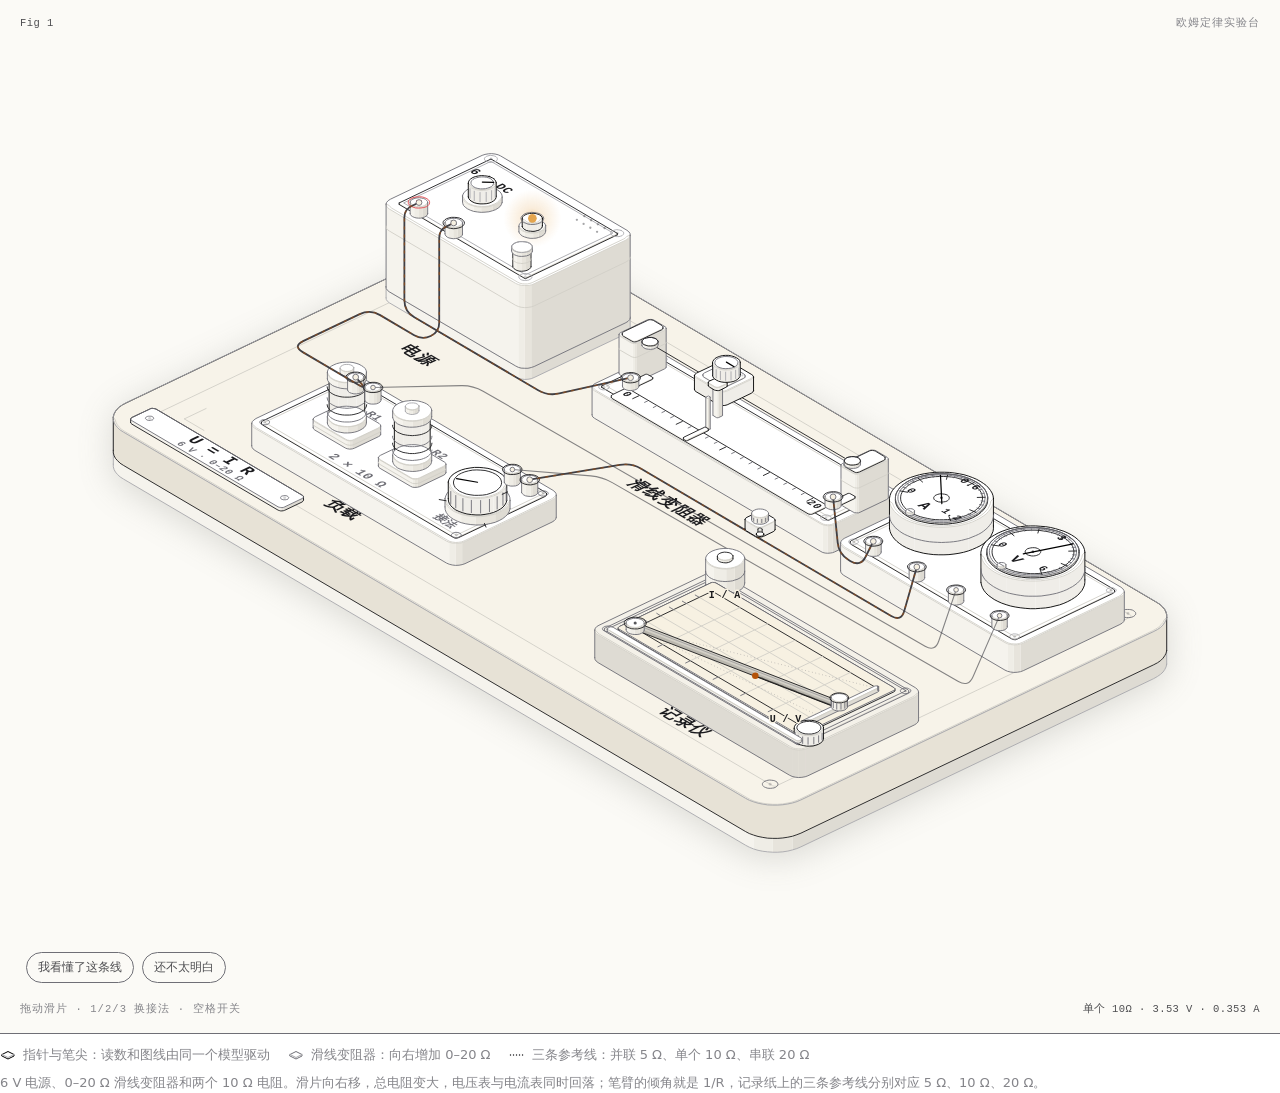
<file: adaptive-engine/figures/ohm-lab/embed.html>
<!doctype html><html lang="zh-CN"><head><meta charset="utf-8"><meta name="viewport" content="width=device-width, initial-scale=1"><title>欧姆定律实验台 · K12 自适应学习引擎</title><link rel="icon" href="data:,"><style>
.iso{
  --anatomy-page:#0b0b0b;--anatomy-card:#131313;--anatomy-text:#a3a3a3;--anatomy-strong:#e6e6e6;--anatomy-muted:#6e6e6e;
  --anatomy-paper:#131313;--anatomy-face:#1b1b1b;--anatomy-top:#1c1c1c;
  --anatomy-shade-0:#0f0f0f;--anatomy-shade-1:#121212;--anatomy-shade-2:#151515;--anatomy-shade-3:#181818;
  --anatomy-lit-top:#262626;--anatomy-lit-shade:#1d1d1d;
  --anatomy-hi:#d4d4d4;--anatomy-mid:#6a6a6a;--anatomy-lo:#3e3e3e;--anatomy-faint:#2a2a2a;--anatomy-lit:#ffffff;
  --anatomy-halo:#050505;--anatomy-halo-opacity:.9;--anatomy-dot:#e6e6e6;
  --anatomy-red:#ff6b6b;--anatomy-green:#6be0a0;--anatomy-blue:#6b9bff;
  --anatomy-weight:.6px;--anatomy-ease:cubic-bezier(.32,.72,0,1);
  --anatomy-mono:ui-monospace,"SF Mono",Menlo,Consolas,monospace;
  --anatomy-lift:inset 0 1px 0 0 #ffffff0a,inset 0 0 0 1px #ffffff06,0 0 0 1px #00000026,0 1px 1px -.5px #00000014,0 3px 3px -1.5px #00000014,0 6px 6px -3px #00000014,0 12px 12px -6px #00000014;
}
.iso[data-theme="light"]{
  --anatomy-page:#f2f2ef;--anatomy-card:#fbfbfa;--anatomy-text:#57575a;--anatomy-strong:#18181a;--anatomy-muted:#8c8c90;
  --anatomy-paper:#fbfbfa;--anatomy-face:#ffffff;--anatomy-top:#ffffff;
  --anatomy-shade-0:#dcdcd9;--anatomy-shade-1:#e5e5e2;--anatomy-shade-2:#ededea;--anatomy-shade-3:#f4f4f1;
  --anatomy-lit-top:#ffffff;--anatomy-lit-shade:#eeeeeb;
  --anatomy-hi:#26262a;--anatomy-mid:#8a8a8f;--anatomy-lo:#b4b4b8;--anatomy-faint:#d4d4d6;--anatomy-lit:#000000;
  --anatomy-halo:#8a8a80;--anatomy-halo-opacity:.32;--anatomy-dot:#3a3a3e;
  --anatomy-red:#e5484d;--anatomy-green:#30a46c;--anatomy-blue:#3e63dd;
  --anatomy-lift:inset 0 1px 0 0 #ffffff,0 0 0 1px #0000000f,0 1px 1px -.5px #0000000a,0 3px 3px -1.5px #0000000a,0 6px 6px -3px #0000000a,0 12px 12px -6px #0000000a;
}
.iso-svg{display:block;width:100%;height:auto;overflow:visible}
.iso-svg path,.iso-svg circle{vector-effect:non-scaling-stroke}
.iso-fill{fill:var(--anatomy-paper);stroke:none}
.iso-solid[data-lit]>.iso-fill{fill:var(--anatomy-face)}
.iso-shade,.iso-top{stroke:none}
.iso-shade[data-shade="0"]{fill:var(--anatomy-shade-0)}
.iso-shade[data-shade="1"]{fill:var(--anatomy-shade-1)}
.iso-shade[data-shade="2"]{fill:var(--anatomy-shade-2)}
.iso-shade[data-shade="3"]{fill:var(--anatomy-shade-3)}
.iso-top{fill:var(--anatomy-top)}
.iso-solid[data-lit]>.iso-top{fill:var(--anatomy-lit-top)}
.iso-solid[data-lit]>.iso-shade{fill:var(--anatomy-lit-shade)}
.iso-solid[data-seamless]>.iso-shade,.iso-solid[data-seamless]>.iso-top{stroke-width:.4;stroke-linejoin:round}
.iso-solid[data-seamless]>.iso-shade[data-shade="0"]{stroke:var(--anatomy-shade-0)}
.iso-solid[data-seamless]>.iso-shade[data-shade="1"]{stroke:var(--anatomy-shade-1)}
.iso-solid[data-seamless]>.iso-shade[data-shade="2"]{stroke:var(--anatomy-shade-2)}
.iso-solid[data-seamless]>.iso-shade[data-shade="3"]{stroke:var(--anatomy-shade-3)}
.iso-solid[data-seamless]>.iso-top{stroke:var(--anatomy-top)}
.iso-solid[data-seamless][data-lit]>.iso-top{stroke:var(--anatomy-lit-top)}
.iso-solid[data-seamless][data-lit]>.iso-shade{stroke:var(--anatomy-lit-shade)}
.iso-solid[data-lit]>.iso-edge{stroke:var(--anatomy-lit)}
.iso-halo{fill:var(--anatomy-halo);stroke:none;filter:blur(9px);opacity:var(--anatomy-halo-opacity);transform:translateY(3px)}
.iso-line{fill:none;stroke:var(--anatomy-lo);stroke-width:var(--anatomy-weight);stroke-linecap:round;stroke-linejoin:round}
.iso-line[data-tone="hi"]{stroke:var(--anatomy-hi)}
.iso-line[data-tone="mid"]{stroke:var(--anatomy-mid)}
.iso-line[data-tone="lo"]{stroke:var(--anatomy-lo)}
.iso-line[data-tone="faint"]{stroke:var(--anatomy-faint)}
.iso-line[data-tone="lit"]{stroke:var(--anatomy-lit)}
.iso-line[data-tone="red"]{stroke:var(--anatomy-red)}
.iso-line[data-tone="green"]{stroke:var(--anatomy-green)}
.iso-line[data-tone="blue"]{stroke:var(--anatomy-blue)}
.iso-line[data-dotted]{stroke-dasharray:.01 3.5;stroke-width:1}
.iso-line[data-dashed]{stroke-dasharray:3 3}
.iso-line[data-flow]{stroke-dasharray:2 6}
.iso-wire-end{fill:var(--anatomy-paper);stroke:var(--anatomy-lo);stroke-width:var(--anatomy-weight)}
.iso-wire[data-tone="hi"] .iso-wire-end{stroke:var(--anatomy-hi)}
.iso-wire[data-tone="mid"] .iso-wire-end{stroke:var(--anatomy-mid)}
.iso-wire[data-tone="faint"] .iso-wire-end{stroke:var(--anatomy-faint)}
.iso-wire[data-tone="lit"] .iso-wire-end{stroke:var(--anatomy-lit)}
.iso-dots circle{fill:var(--anatomy-dot);stroke:none;opacity:.32}
.iso-dots[data-tone="hi"] circle{opacity:.85}
.iso-dots[data-tone="mid"] circle{opacity:.45}
.iso-dots[data-tone="lo"] circle{opacity:.22}
.iso-dots[data-tone="faint"] circle{opacity:.12}
.iso-face-text{fill:var(--anatomy-mid);font-family:var(--anatomy-mono);letter-spacing:.04em}
.iso-face-text[data-tone="hi"]{fill:var(--anatomy-hi)}
.iso-face-text[data-tone="lo"]{fill:var(--anatomy-lo)}
.iso-face-text[data-tone="faint"]{fill:var(--anatomy-faint)}
.tb-body{fill:var(--anatomy-shade-2);stroke:none}
.tb-shine{fill:var(--anatomy-top);stroke:none}
.tb-shade{fill:var(--anatomy-shade-0);stroke:none}
.tb-ring{fill:none;stroke:var(--anatomy-lo);stroke-width:.45;stroke-linecap:butt;stroke-linejoin:round}
.tb-ring[data-tone="mid"]{stroke:var(--anatomy-mid)}
.tb-ring[data-tone="faint"]{stroke:var(--anatomy-faint)}
.tb-ring[data-tone="hi"]{stroke:var(--anatomy-hi)}
@keyframes iso-flow{to{stroke-dashoffset:-32}}
@keyframes iso-pulse{0%,100%{opacity:.18}12%{opacity:1}40%{opacity:.18}}
.iso-line[data-flow]{animation:iso-flow 1600ms linear infinite}
.iso-dots circle[data-pulse]{animation:iso-pulse 1600ms steps(1,end) infinite;animation-delay:var(--pulse-at,0ms)}
.iso-figure{margin:32px 0 36px}
.iso-plate{position:relative;padding:52px 24px;border-radius:0;background:var(--anatomy-card);box-shadow:0 0 0 1px var(--anatomy-mid);--anatomy-paper:var(--anatomy-card)}
.iso-plate-corners{position:absolute;inset:18px 20px;pointer-events:none}
.iso-plate-corner{position:absolute;color:var(--anatomy-muted);font-family:var(--anatomy-mono);font-size:10.5px;line-height:1;letter-spacing:.04em;white-space:nowrap}
.iso-plate-corner[data-corner="fig"]{top:0;left:0;color:var(--anatomy-text)}
.iso-plate-corner[data-corner="title"]{top:0;right:0;text-transform:uppercase;letter-spacing:.1em}
.iso-plate-corner[data-corner="hint"]{bottom:0;left:0;text-transform:uppercase;letter-spacing:.1em}
.iso-plate-corner[data-corner="readout"]{right:0;bottom:0;color:var(--anatomy-text);font-variant-numeric:tabular-nums}
.iso-plate .iso-svg{margin:0 auto}
.iso-legend{display:grid;gap:8px;margin-top:12px;color:var(--anatomy-muted);font-size:13px;line-height:1.55}
.iso-keys{display:flex;flex-wrap:wrap;gap:6px 18px}
.iso-key{display:inline-flex;align-items:center;gap:7px}
.iso-swatch{width:16px;height:10px;flex:none;overflow:visible}
.iso-swatch path{fill:none;stroke:var(--anatomy-hi);stroke-width:1;vector-effect:non-scaling-stroke;stroke-linejoin:round;stroke-linecap:round}
.iso-swatch[data-mark="raised"] path,.iso-swatch[data-mark="flat"] path{stroke:var(--anatomy-mid)}
.iso-swatch[data-mark="lit"] path{stroke:var(--anatomy-lit)}
.iso-swatch[data-mark="dim"] path{stroke:var(--anatomy-lo)}
.iso-swatch[data-mark="dotted"] path{stroke-dasharray:.01 3;stroke-width:1.4}
.iso-swatch[data-mark="dashed"] path{stroke-dasharray:3 2.5}
.iso-swatch[data-mark="red"] path{stroke:var(--anatomy-red)}
.iso-swatch[data-mark="green"] path{stroke:var(--anatomy-green)}
.iso-swatch[data-mark="blue"] path{stroke:var(--anatomy-blue)}
.iso-swatch-crease{stroke:var(--anatomy-lo)!important}
@media (max-width:560px){.iso-plate{padding:48px 12px 70px}.iso-plate-corner[data-corner="hint"]{bottom:18px}}
@media (prefers-reduced-motion:reduce){.iso-line[data-flow],.iso-dots circle[data-pulse]{animation:none}}

*{box-sizing:border-box}
html{color-scheme:light dark}
body{margin:0;background:var(--anatomy-page);color:var(--anatomy-text);font:14px/1.6 ui-sans-serif,system-ui,-apple-system,"Segoe UI","Noto Sans SC",sans-serif;-webkit-font-smoothing:antialiased}
body.ohm-embed{background:transparent}
.iso:not([data-theme="light"]){
  --anatomy-page:#0d0d0d;--anatomy-card:#151515;--anatomy-text:#b4b4b4;--anatomy-strong:#f0f0f0;--anatomy-muted:#858585;
  --anatomy-paper:#181818;--anatomy-face:#202020;--anatomy-top:#242424;
  --anatomy-shade-0:#111111;--anatomy-shade-1:#171717;--anatomy-shade-2:#1d1d1d;--anatomy-shade-3:#222222;
  --anatomy-lit-top:#2d2d2d;--anatomy-lit-shade:#242424;
  --anatomy-hi:#e6e6e6;--anatomy-mid:#a2a2a2;--anatomy-lo:#626262;--anatomy-faint:#3a3a3a;--anatomy-lit:#ffffff;--anatomy-weight:.9px;
  --anatomy-halo:#050505;--anatomy-halo-opacity:.9;--anatomy-dot:#f0f0f0;
  --ohm-live:#ffb15e;--ohm-glow-core:#ffcf86;--ohm-paper:#1b1a16;--ohm-paper-line:#8a8a8a;
  --ohm-body:#1c1c1c;--ohm-body-top:#292929;--ohm-body-shade:#171717;
  --ohm-arm:#545454;--ohm-arm-top:#6c6c6c;--ohm-base-top:#242424;--ohm-base-shade:#171717;--ohm-wire:#d0d0d0;
}
.iso[data-theme="light"]{
  --anatomy-page:#f1efe9;--anatomy-card:#fbfaf6;--anatomy-text:#4f4f52;--anatomy-strong:#19191b;--anatomy-muted:#85858a;
  --anatomy-paper:#fbfaf6;--anatomy-face:#ffffff;--anatomy-top:#ffffff;
  --anatomy-shade-0:#dedbd3;--anatomy-shade-1:#e7e4dc;--anatomy-shade-2:#efede6;--anatomy-shade-3:#f5f3ed;
  --anatomy-lit-top:#ffffff;--anatomy-lit-shade:#efede8;
  --anatomy-hi:#1b1b1e;--anatomy-mid:#6f6f76;--anatomy-lo:#a8a8ac;--anatomy-faint:#d2d0c8;--anatomy-lit:#000000;--anatomy-weight:.9px;
  --anatomy-halo:#8a8a80;--anatomy-halo-opacity:.3;--anatomy-dot:#3a3a3e;
  --ohm-live:#b45309;--ohm-glow-core:#d9820a;--ohm-paper:#f7f1e2;--ohm-paper-line:#7a7a7a;
  --ohm-body:#e9e6de;--ohm-body-top:#f4f1e9;--ohm-body-shade:#dedbd3;
  --ohm-arm:#b9b6ad;--ohm-arm-top:#d3d0c7;--ohm-base-top:#f7f3e9;--ohm-base-shade:#e7e2d6;--ohm-wire:#3f3f45;
}
.ohm-page{width:min(720px,100% - 32px);margin:48px auto 80px}
.ohm-page.embed{width:100%;margin:0;padding:0}
.iso-figure{margin:0}
.iso-plate{padding:52px 24px 50px}
.iso-stage{position:relative;border-radius:2px;outline:none;touch-action:pan-y}
.iso-stage:focus-visible{outline:1px solid var(--anatomy-mid);outline-offset:6px}
.iso-stage .iso-svg{user-select:none;-webkit-user-select:none}
.ohm-stage .iso-face-text{font-weight:600}
.ohm-base .iso-top{fill:var(--ohm-base-top)}
.ohm-base .iso-fill{fill:var(--ohm-base-shade)}
.ohm-base .iso-shade{fill:var(--ohm-base-shade)}
.ohm-chart-body .iso-fill{fill:var(--ohm-body)}
.ohm-chart-body .iso-top{fill:var(--ohm-body-top)}
.ohm-chart-body .iso-shade{fill:var(--ohm-body-shade)}
.ohm-chart-body .iso-edge{stroke:var(--anatomy-mid)}
.ohm-paper-sheet{fill:var(--ohm-paper);stroke:none}
.ohm-arm-fill{fill:var(--ohm-arm);stroke:none}
.ohm-arm-top{fill:var(--ohm-arm-top);stroke:none}
.ohm-stage[data-on] .ohm-glow{opacity:.9}
.ohm-glow{opacity:0;mix-blend-mode:screen;pointer-events:none;transition:opacity .45s var(--anatomy-ease)}
.iso[data-theme="light"] .ohm-glow{mix-blend-mode:multiply;opacity:0}
.iso[data-theme="light"] .ohm-stage[data-on] .ohm-glow{opacity:.4}
.iso .ohm-stage .ohm-cable-line{stroke:var(--ohm-wire);stroke-width:1.8;stroke-linecap:round;stroke-linejoin:round}
.iso .ohm-stage .ohm-sense .ohm-cable-line{stroke-width:1.1;opacity:.62}
.ohm-cable-end{fill:var(--ohm-paper);stroke:var(--anatomy-mid)}
.ohm-flow{stroke:var(--ohm-live);stroke-width:1.45;stroke-dasharray:2 10;opacity:0;transition:opacity .35s var(--anatomy-ease)}
.ohm-stage[data-on] .ohm-flow{opacity:.5;animation:iso-flow 1900ms linear infinite}
.ohm-needle{stroke-width:1.2;stroke-linecap:round}
.ohm-pointer{stroke-width:1.2;stroke-linecap:round}
.ohm-trace{stroke-width:1.35;stroke-linecap:round;stroke-linejoin:round;opacity:.55}
.ohm-trace[data-tone="hi"]{opacity:.95}
.ohm-screen-text{paint-order:stroke;stroke:var(--ohm-paper);stroke-width:1.5px;stroke-linejoin:round}
.ohm-guide{stroke-width:.9!important;opacity:.48}
.ohm-arm-slot{opacity:.5}
.ohm-trace-end{fill:var(--anatomy-mid);stroke:none;opacity:.75}
.ohm-trace-end[data-current]{fill:var(--ohm-live);opacity:1}
.ohm-actions{display:flex;flex-wrap:wrap;align-items:center;gap:8px;margin:14px 2px 0;font-size:12px;color:var(--anatomy-muted)}
.ohm-actions button{border:1px solid var(--anatomy-mid);background:transparent;color:var(--anatomy-text);border-radius:999px;padding:5px 11px;font:inherit;cursor:pointer;transition:border-color .18s,color .18s,background .18s}
.ohm-actions button:hover{border-color:var(--anatomy-hi);color:var(--anatomy-strong)}
.ohm-actions button[data-check="yes"]:hover{border-color:var(--anatomy-green);color:var(--anatomy-green)}
.ohm-actions button[data-check="no"]:hover{border-color:var(--anatomy-red);color:var(--anatomy-red)}
.ohm-actions button:disabled{opacity:.45;cursor:progress}
.ohm-status{font-size:11px;color:var(--anatomy-muted)}
.ohm-sr{position:absolute;width:1px;height:1px;padding:0;margin:-1px;overflow:hidden;clip:rect(0 0 0 0);white-space:nowrap;border:0}
.ohm-hits rect,.ohm-hits circle{pointer-events:all}
@media (prefers-reduced-motion:reduce){.ohm-flow{animation:none!important}.ohm-glow{transition:none}}
@media (max-width:560px){
  .ohm-page{width:100%;margin:0;padding:8px}
  .iso-plate{padding:48px 10px 62px}
  .iso-plate-corner{font-size:9.5px}
  .ohm-actions{gap:6px;margin-top:10px}
  .ohm-actions button{padding:5px 9px;font-size:11px}
}
/* 窄屏时提示与读数上下分行，避免互相压字 */
@media (max-width:720px){
  .iso-plate-corner[data-corner="hint"]{bottom:26px;max-width:62%;white-space:normal;line-height:1.35}
  .iso-plate-corner[data-corner="readout"]{bottom:4px;left:0;right:0;text-align:left}
}
</style></head><body class="iso ohm-embed" data-theme="light"><main class="ohm-page embed"><figure class="iso-figure"><div class="iso-plate"><div class="iso-plate-corners" aria-hidden="true"><span class="iso-plate-corner" data-corner="fig">Fig 1</span><span class="iso-plate-corner" data-corner="title">欧姆定律实验台</span><span class="iso-plate-corner" data-corner="hint">拖动滑片 · 1/2/3 换接法 · 空格开关</span><span class="iso-plate-corner" data-corner="readout" data-readout>单个 10Ω · 3.53 V · 0.353 A</span></div><div class="iso-stage ohm-stage" data-on data-mastery="unknown" tabindex="0" role="group" aria-label="欧姆定律实验台。左右方向键调节滑线变阻器，数字 1、2、3 切换单个、串联、并联接法，空格开关电源。"><svg xmlns="http://www.w3.org/2000/svg" class="iso-svg ohm-svg" viewBox="0 0 640 460" role="img" aria-label="欧姆定律实验台：6 V 电源、滑线变阻器、两个 10 Ω 电阻、电流表、电压表和 I-U 记录仪"><defs><radialGradient id="ohm-lamp-glow" cx="50%" cy="50%" r="50%"><stop offset="0" stop-color="var(--ohm-glow-core)" stop-opacity=".95"/><stop offset=".35" stop-color="var(--ohm-glow-core)" stop-opacity=".38"/><stop offset="1" stop-color="var(--ohm-glow-core)" stop-opacity="0"/></radialGradient></defs><g class="iso-solid"><path class="iso-halo" d="M46.4 189.7L46.7 188.3L47.4 186.9L48.3 185.6L49.6 184.4L51.2 183.3L53.1 182.3L236.4 94.8L238.5 93.9L240.8 93.2L243.2 92.7L245.8 92.3L248.4 92.1L251 92.1L253.7 92.2L256.2 92.6L258.7 93.1L261 93.8L263.2 94.6L265.1 95.6L588.4 285.9L590.1 287L591.4 288.2L592.5 289.5L593.2 290.9L593.6 292.3L593.6 293.7L593.6 318L593.3 319.4L592.6 320.8L591.7 322.1L590.4 323.3L588.8 324.4L586.9 325.5L403.6 412.9L401.5 413.8L399.2 414.5L396.8 415.1L394.2 415.5L391.6 415.7L389 415.7L386.3 415.5L383.8 415.2L381.3 414.7L379 414L376.8 413.1L374.9 412.1L51.6 221.8L49.9 220.7L48.6 219.5L47.5 218.2L46.8 216.9L46.4 215.5L46.4 214.1Z"/><path class="iso-fill" d="M46.4 189.7L46.7 188.3L47.4 186.9L48.3 185.6L49.6 184.4L51.2 183.3L53.1 182.3L236.4 94.8L238.5 93.9L240.8 93.2L243.2 92.7L245.8 92.3L248.4 92.1L251 92.1L253.7 92.2L256.2 92.6L258.7 93.1L261 93.8L263.2 94.6L265.1 95.6L588.4 285.9L590.1 287L591.4 288.2L592.5 289.5L593.2 290.9L593.6 292.3L593.6 293.7L593.6 318L593.3 319.4L592.6 320.8L591.7 322.1L590.4 323.3L588.8 324.4L586.9 325.5L403.6 412.9L401.5 413.8L399.2 414.5L396.8 415.1L394.2 415.5L391.6 415.7L389 415.7L386.3 415.5L383.8 415.2L381.3 414.7L379 414L376.8 413.1L374.9 412.1L51.6 221.8L49.9 220.7L48.6 219.5L47.5 218.2L46.8 216.9L46.4 215.5L46.4 214.1Z"/><path class="iso-shade" data-shade="0" d="M593.6 318L593.3 319.4L593.3 295.1L593.6 293.7ZM593.3 319.4L592.6 320.8L592.6 296.4L593.3 295.1ZM592.6 320.8L591.7 322.1L591.7 297.7L592.6 296.4ZM591.7 322.1L590.4 323.3L590.4 299L591.7 297.7ZM590.4 323.3L588.8 324.4L588.8 300.1L590.4 299ZM588.8 324.4L586.9 325.5L586.9 301.1L588.8 300.1ZM586.9 325.5L403.6 412.9L403.6 388.6L586.9 301.1ZM403.6 412.9L401.5 413.8L401.5 389.4L403.6 388.6ZM401.5 413.8L399.2 414.5L399.2 390.2L401.5 389.4Z"/><path class="iso-shade" data-shade="1" d="M399.2 414.5L396.8 415.1L396.8 390.7L399.2 390.2ZM396.8 415.1L394.2 415.5L394.2 391.1L396.8 390.7ZM394.2 415.5L391.6 415.7L391.6 391.3L394.2 391.1ZM391.6 415.7L389 415.7L389 391.3L391.6 391.3Z"/><path class="iso-shade" data-shade="2" d="M389 415.7L386.3 415.5L386.3 391.2L389 391.3ZM386.3 415.5L383.8 415.2L383.8 390.8L386.3 391.2ZM383.8 415.2L381.3 414.7L381.3 390.3L383.8 390.8ZM381.3 414.7L379 414L379 389.6L381.3 390.3Z"/><path class="iso-shade" data-shade="3" d="M379 414L376.8 413.1L376.8 388.8L379 389.6ZM376.8 413.1L374.9 412.1L374.9 387.8L376.8 388.8ZM374.9 412.1L51.6 221.8L51.6 197.5L374.9 387.8ZM51.6 221.8L49.9 220.7L49.9 196.4L51.6 197.5ZM49.9 220.7L48.6 219.5L48.6 195.1L49.9 196.4ZM48.6 219.5L47.5 218.2L47.5 193.9L48.6 195.1ZM47.5 218.2L46.8 216.9L46.8 192.5L47.5 193.9ZM46.8 216.9L46.4 215.5L46.4 191.1L46.8 192.5ZM46.4 215.5L46.4 214.1L46.4 189.7L46.4 191.1Z"/><path class="iso-top" d="M588.4 285.9L590.1 287L591.4 288.2L592.5 289.5L593.2 290.9L593.6 292.3L593.6 293.7L593.3 295.1L592.6 296.4L591.7 297.7L590.4 299L588.8 300.1L586.9 301.1L403.6 388.6L401.5 389.4L399.2 390.2L396.8 390.7L394.2 391.1L391.6 391.3L389 391.3L386.3 391.2L383.8 390.8L381.3 390.3L379 389.6L376.8 388.8L374.9 387.8L51.6 197.5L49.9 196.4L48.6 195.1L47.5 193.9L46.8 192.5L46.4 191.1L46.4 189.7L46.7 188.3L47.4 186.9L48.3 185.6L49.6 184.4L51.2 183.3L53.1 182.3L236.4 94.8L238.5 93.9L240.8 93.2L243.2 92.7L245.8 92.3L248.4 92.1L251 92.1L253.7 92.2L256.2 92.6L258.7 93.1L261 93.8L263.2 94.6L265.1 95.6Z"/><path class="iso-line iso-crease" data-tone="faint" d="M593.6 293.7L593.3 295.1L592.6 296.4L591.7 297.7L590.4 299L588.8 300.1L586.9 301.1L403.6 388.6L401.5 389.4L399.2 390.2L396.8 390.7L394.2 391.1L391.6 391.3L389 391.3L386.3 391.2L383.8 390.8L381.3 390.3L379 389.6L376.8 388.8L374.9 387.8L51.6 197.5L49.9 196.4L48.6 195.1L47.5 193.9L46.8 192.5L46.4 191.1L46.4 189.7"/><path class="iso-line iso-bevel" data-tone="faint" d="M593.6 293.7L592 294.9L591.4 296.2L590.4 297.4L589.2 298.6L587.8 299.6L586 300.6L402.7 388L400.7 388.9L398.6 389.5L396.3 390L394 390.4L391.5 390.6L389 390.6L386.6 390.5L384.2 390.1L381.9 389.6L379.7 389L377.7 388.2L375.9 387.3L52.6 197L51 195.9L49.8 194.8L48.8 193.6L48.1 192.4L47.8 191.1L46.4 189.7"/><path class="iso-line iso-edge" data-tone="lo" d="M46.4 189.7L46.7 188.3L47.4 186.9L48.3 185.6L49.6 184.4L51.2 183.3L53.1 182.3L236.4 94.8L238.5 93.9L240.8 93.2L243.2 92.7L245.8 92.3L248.4 92.1L251 92.1L253.7 92.2L256.2 92.6L258.7 93.1L261 93.8L263.2 94.6L265.1 95.6L588.4 285.9L590.1 287L591.4 288.2L592.5 289.5L593.2 290.9L593.6 292.3L593.6 293.7M593.6 318L593.3 319.4L592.6 320.8L591.7 322.1L590.4 323.3L588.8 324.4L586.9 325.5L403.6 412.9L401.5 413.8L399.2 414.5L396.8 415.1L394.2 415.5L391.6 415.7L389 415.7L386.3 415.5L383.8 415.2L381.3 414.7L379 414L376.8 413.1L374.9 412.1L51.6 221.8L49.9 220.7L48.6 219.5L47.5 218.2L46.8 216.9L46.4 215.5L46.4 214.1M593.6 293.7L593.6 318M46.4 189.7L46.4 214.1"/></g><g class="iso-solid"><path class="iso-fill" d="M243.1 124.9L243.5 123.7L244.5 122.6L246 121.6L247.9 121L250 120.6L252.3 120.5L254.6 120.7L256.7 121.2L258.4 122L259.7 123L260.5 124.1L260.6 125.4L260.6 132.5L260.2 133.7L259.2 134.8L257.7 135.7L255.9 136.4L253.7 136.8L251.4 136.9L249.2 136.7L247.1 136.2L245.3 135.4L244 134.4L243.3 133.2L243.1 132Z"/><path class="iso-shade" data-shade="0" d="M257.7 135.7L255.9 136.4L255.9 129.3L257.7 128.6ZM260.6 132.5L260.2 133.7L260.2 126.5L260.6 125.4ZM260.2 133.7L259.2 134.8L259.2 127.6L260.2 126.5ZM259.2 134.8L257.7 135.7L257.7 128.6L259.2 127.6Z"/><path class="iso-shade" data-shade="1" d="M255.9 136.4L253.7 136.8L253.7 129.7L255.9 129.3ZM253.7 136.8L251.4 136.9L251.4 129.8L253.7 129.7Z"/><path class="iso-shade" data-shade="2" d="M251.4 136.9L249.2 136.7L249.2 129.5L251.4 129.8ZM249.2 136.7L247.1 136.2L247.1 129L249.2 129.5Z"/><path class="iso-shade" data-shade="3" d="M247.1 136.2L245.3 135.4L245.3 128.2L247.1 129ZM245.3 135.4L244 134.4L244 127.2L245.3 128.2ZM244 134.4L243.3 133.2L243.3 126.1L244 127.2ZM243.3 133.2L243.1 132L243.1 124.9L243.3 126.1Z"/><path class="iso-top" d="M257.7 128.6L255.9 129.3L253.7 129.7L251.4 129.8L249.2 129.5L247.1 129L245.3 128.2L244 127.2L243.3 126.1L243.1 124.9L243.5 123.7L244.5 122.6L246 121.6L247.9 121L250 120.6L252.3 120.5L254.6 120.7L256.7 121.2L258.4 122L259.7 123L260.5 124.1L260.6 125.4L260.2 126.5L259.2 127.6Z"/><path class="iso-line iso-crease" data-tone="faint" d="M260.6 125.4L260.2 126.5L259.2 127.6L257.7 128.6L255.9 129.3L253.7 129.7L251.4 129.8L249.2 129.5L247.1 129L245.3 128.2L244 127.2L243.3 126.1L243.1 124.9"/><path class="iso-line iso-bevel" data-tone="faint" d="M260.6 125.4L259.4 126.4L258.5 127.4L257.2 128.2L255.5 128.9L253.5 129.2L251.5 129.3L249.4 129.1L247.5 128.6L246 127.9L244.8 127L244.1 126L243.1 124.9"/><path class="iso-line iso-edge" data-tone="mid" d="M243.1 124.9L243.5 123.7L244.5 122.6L246 121.6L247.9 121L250 120.6L252.3 120.5L254.6 120.7L256.7 121.2L258.4 122L259.7 123L260.5 124.1L260.6 125.4M260.6 132.5L260.2 133.7L259.2 134.8L257.7 135.7L255.9 136.4L253.7 136.8L251.4 136.9L249.2 136.7L247.1 136.2L245.3 135.4L244 134.4L243.3 133.2L243.1 132M243.1 124.9L243.1 132M260.6 125.4L260.6 132.5"/></g><g class="iso-solid"><path class="iso-fill" d="M246.2 132.6L246.2 131.6L246.9 130.8L248 130L249.5 129.5L251.3 129.2L253.1 129.3L254.7 129.6L256.1 130.2L257.1 131L257.6 132L257.6 134.5L257.5 135.5L256.8 136.4L255.7 137.1L254.2 137.6L252.5 137.9L250.7 137.8L249 137.5L247.6 136.9L246.6 136.1L246.2 135.2Z"/><path class="iso-shade" data-shade="0" d="M255.7 137.1L254.2 137.6L254.2 135.1L255.7 134.5ZM257.6 134.5L257.5 135.5L257.5 132.9L257.6 132ZM257.5 135.5L256.8 136.4L256.8 133.8L257.5 132.9ZM256.8 136.4L255.7 137.1L255.7 134.5L256.8 133.8Z"/><path class="iso-shade" data-shade="1" d="M254.2 137.6L252.5 137.9L252.5 135.3L254.2 135.1Z"/><path class="iso-shade" data-shade="2" d="M252.5 137.9L250.7 137.8L250.7 135.3L252.5 135.3ZM250.7 137.8L249 137.5L249 134.9L250.7 135.3Z"/><path class="iso-shade" data-shade="3" d="M249 137.5L247.6 136.9L247.6 134.3L249 134.9ZM247.6 136.9L246.6 136.1L246.6 133.5L247.6 134.3ZM246.6 136.1L246.2 135.2L246.2 132.6L246.6 133.5Z"/><path class="iso-top" d="M255.7 134.5L254.2 135.1L252.5 135.3L250.7 135.3L249 134.9L247.6 134.3L246.6 133.5L246.2 132.6L246.2 131.6L246.9 130.8L248 130L249.5 129.5L251.3 129.2L253.1 129.3L254.7 129.6L256.1 130.2L257.1 131L257.6 132L257.5 132.9L256.8 133.8Z"/><path class="iso-line iso-crease" data-tone="faint" d="M257.6 132L257.5 132.9L256.8 133.8L255.7 134.5L254.2 135.1L252.5 135.3L250.7 135.3L249 134.9L247.6 134.3L246.6 133.5L246.2 132.6"/><path class="iso-line iso-bevel" data-tone="faint" d="M257.6 132L257.2 132.9L256.5 133.7L255.5 134.4L254.1 134.9L252.4 135.1L250.7 135.1L249.2 134.8L247.8 134.2L246.9 133.4L246.2 132.6"/><path class="iso-line iso-edge" data-tone="lo" d="M246.2 132.6L246.2 131.6L246.9 130.8L248 130L249.5 129.5L251.3 129.2L253.1 129.3L254.7 129.6L256.1 130.2L257.1 131L257.6 132M257.6 134.5L257.5 135.5L256.8 136.4L255.7 137.1L254.2 137.6L252.5 137.9L250.7 137.8L249 137.5L247.6 136.9L246.6 136.1L246.2 135.2M246.2 132.6L246.2 135.2M257.6 132L257.6 134.5"/></g><g class="iso-solid"><path class="iso-fill" d="M555.2 308.5L555.6 307.3L556.6 306.2L558.1 305.3L560 304.6L562.1 304.2L564.4 304.1L566.7 304.3L568.7 304.9L570.5 305.7L571.8 306.7L572.5 307.8L572.7 309L572.7 316.2L572.3 317.4L571.3 318.5L569.8 319.4L567.9 320.1L565.8 320.5L563.5 320.6L561.2 320.4L559.2 319.8L557.4 319.1L556.1 318.1L555.3 316.9L555.2 315.7Z"/><path class="iso-shade" data-shade="0" d="M569.8 319.4L567.9 320.1L567.9 312.9L569.8 312.2ZM572.7 316.2L572.3 317.4L572.3 310.2L572.7 309ZM572.3 317.4L571.3 318.5L571.3 311.3L572.3 310.2ZM571.3 318.5L569.8 319.4L569.8 312.2L571.3 311.3Z"/><path class="iso-shade" data-shade="1" d="M567.9 320.1L565.8 320.5L565.8 313.3L567.9 312.9ZM565.8 320.5L563.5 320.6L563.5 313.4L565.8 313.3Z"/><path class="iso-shade" data-shade="2" d="M563.5 320.6L561.2 320.4L561.2 313.2L563.5 313.4ZM561.2 320.4L559.2 319.8L559.2 312.7L561.2 313.2Z"/><path class="iso-shade" data-shade="3" d="M559.2 319.8L557.4 319.1L557.4 311.9L559.2 312.7ZM557.4 319.1L556.1 318.1L556.1 310.9L557.4 311.9ZM556.1 318.1L555.3 316.9L555.3 309.7L556.1 310.9ZM555.3 316.9L555.2 315.7L555.2 308.5L555.3 309.7Z"/><path class="iso-top" d="M569.8 312.2L567.9 312.9L565.8 313.3L563.5 313.4L561.2 313.2L559.2 312.7L557.4 311.9L556.1 310.9L555.3 309.7L555.2 308.5L555.6 307.3L556.6 306.2L558.1 305.3L560 304.6L562.1 304.2L564.4 304.1L566.7 304.3L568.7 304.9L570.5 305.7L571.8 306.7L572.5 307.8L572.7 309L572.3 310.2L571.3 311.3Z"/><path class="iso-line iso-crease" data-tone="faint" d="M572.7 309L572.3 310.2L571.3 311.3L569.8 312.2L567.9 312.9L565.8 313.3L563.5 313.4L561.2 313.2L559.2 312.7L557.4 311.9L556.1 310.9L555.3 309.7L555.2 308.5"/><path class="iso-line iso-bevel" data-tone="faint" d="M572.7 309L571.5 310.1L570.6 311.1L569.3 311.9L567.5 312.5L565.6 312.9L563.5 313L561.5 312.8L559.6 312.3L558 311.6L556.9 310.7L556.2 309.7L555.2 308.5"/><path class="iso-line iso-edge" data-tone="mid" d="M555.2 308.5L555.6 307.3L556.6 306.2L558.1 305.3L560 304.6L562.1 304.2L564.4 304.1L566.7 304.3L568.7 304.9L570.5 305.7L571.8 306.7L572.5 307.8L572.7 309M572.7 316.2L572.3 317.4L571.3 318.5L569.8 319.4L567.9 320.1L565.8 320.5L563.5 320.6L561.2 320.4L559.2 319.8L557.4 319.1L556.1 318.1L555.3 316.9L555.2 315.7M555.2 308.5L555.2 315.7M572.7 309L572.7 316.2"/></g><g class="iso-solid"><path class="iso-fill" d="M558.2 316.3L558.3 315.3L559 314.4L560.1 313.7L561.6 313.2L563.3 312.9L565.1 313L566.8 313.3L568.2 313.9L569.2 314.7L569.7 315.6L569.7 318.2L569.6 319.2L568.9 320L567.8 320.8L566.3 321.3L564.5 321.5L562.7 321.5L561.1 321.2L559.7 320.6L558.7 319.8L558.2 318.8Z"/><path class="iso-shade" data-shade="0" d="M567.8 320.8L566.3 321.3L566.3 318.7L567.8 318.2ZM569.7 318.2L569.6 319.2L569.6 316.6L569.7 315.6ZM569.6 319.2L568.9 320L568.9 317.5L569.6 316.6ZM568.9 320L567.8 320.8L567.8 318.2L568.9 317.5Z"/><path class="iso-shade" data-shade="1" d="M566.3 321.3L564.5 321.5L564.5 319L566.3 318.7Z"/><path class="iso-shade" data-shade="2" d="M564.5 321.5L562.7 321.5L562.7 318.9L564.5 319ZM562.7 321.5L561.1 321.2L561.1 318.6L562.7 318.9Z"/><path class="iso-shade" data-shade="3" d="M561.1 321.2L559.7 320.6L559.7 318L561.1 318.6ZM559.7 320.6L558.7 319.8L558.7 317.2L559.7 318ZM558.7 319.8L558.2 318.8L558.2 316.3L558.7 317.2Z"/><path class="iso-top" d="M567.8 318.2L566.3 318.7L564.5 319L562.7 318.9L561.1 318.6L559.7 318L558.7 317.2L558.2 316.3L558.3 315.3L559 314.4L560.1 313.7L561.6 313.2L563.3 312.9L565.1 313L566.8 313.3L568.2 313.9L569.2 314.7L569.7 315.6L569.6 316.6L568.9 317.5Z"/><path class="iso-line iso-crease" data-tone="faint" d="M569.7 315.6L569.6 316.6L568.9 317.5L567.8 318.2L566.3 318.7L564.5 319L562.7 318.9L561.1 318.6L559.7 318L558.7 317.2L558.2 316.3"/><path class="iso-line iso-bevel" data-tone="faint" d="M569.7 315.6L569.2 316.5L568.6 317.4L567.6 318.1L566.1 318.6L564.5 318.8L562.8 318.7L561.2 318.4L559.9 317.9L559 317.1L558.2 316.3"/><path class="iso-line iso-edge" data-tone="lo" d="M558.2 316.3L558.3 315.3L559 314.4L560.1 313.7L561.6 313.2L563.3 312.9L565.1 313L566.8 313.3L568.2 313.9L569.2 314.7L569.7 315.6M569.7 318.2L569.6 319.2L568.9 320L567.8 320.8L566.3 321.3L564.5 321.5L562.7 321.5L561.1 321.2L559.7 320.6L558.7 319.8L558.2 318.8M558.2 316.3L558.2 318.8M569.7 315.6L569.7 318.2"/></g><g class="iso-solid"><path class="iso-fill" d="M67.3 208.8L67.7 207.6L68.7 206.5L70.2 205.5L72.1 204.8L74.2 204.4L76.5 204.3L78.8 204.6L80.8 205.1L82.6 205.9L83.9 206.9L84.7 208L84.8 209.2L84.8 216.4L84.4 217.6L83.4 218.7L81.9 219.6L80 220.3L77.9 220.7L75.6 220.8L73.3 220.6L71.3 220.1L69.5 219.3L68.2 218.3L67.5 217.1L67.3 215.9Z"/><path class="iso-shade" data-shade="0" d="M81.9 219.6L80 220.3L80 213.1L81.9 212.5ZM84.8 216.4L84.4 217.6L84.4 210.4L84.8 209.2ZM84.4 217.6L83.4 218.7L83.4 211.5L84.4 210.4ZM83.4 218.7L81.9 219.6L81.9 212.5L83.4 211.5Z"/><path class="iso-shade" data-shade="1" d="M80 220.3L77.9 220.7L77.9 213.5L80 213.1ZM77.9 220.7L75.6 220.8L75.6 213.6L77.9 213.5Z"/><path class="iso-shade" data-shade="2" d="M75.6 220.8L73.3 220.6L73.3 213.4L75.6 213.6ZM73.3 220.6L71.3 220.1L71.3 212.9L73.3 213.4Z"/><path class="iso-shade" data-shade="3" d="M71.3 220.1L69.5 219.3L69.5 212.1L71.3 212.9ZM69.5 219.3L68.2 218.3L68.2 211.1L69.5 212.1ZM68.2 218.3L67.5 217.1L67.5 210L68.2 211.1ZM67.5 217.1L67.3 215.9L67.3 208.8L67.5 210Z"/><path class="iso-top" d="M81.9 212.5L80 213.1L77.9 213.5L75.6 213.6L73.3 213.4L71.3 212.9L69.5 212.1L68.2 211.1L67.5 210L67.3 208.8L67.7 207.6L68.7 206.5L70.2 205.5L72.1 204.8L74.2 204.4L76.5 204.3L78.8 204.6L80.8 205.1L82.6 205.9L83.9 206.9L84.7 208L84.8 209.2L84.4 210.4L83.4 211.5Z"/><path class="iso-line iso-crease" data-tone="faint" d="M84.8 209.2L84.4 210.4L83.4 211.5L81.9 212.5L80 213.1L77.9 213.5L75.6 213.6L73.3 213.4L71.3 212.9L69.5 212.1L68.2 211.1L67.5 210L67.3 208.8"/><path class="iso-line iso-bevel" data-tone="faint" d="M84.8 209.2L83.6 210.3L82.7 211.3L81.4 212.1L79.7 212.7L77.7 213.1L75.6 213.2L73.6 213L71.7 212.5L70.2 211.8L69 210.9L68.3 209.9L67.3 208.8"/><path class="iso-line iso-edge" data-tone="mid" d="M67.3 208.8L67.7 207.6L68.7 206.5L70.2 205.5L72.1 204.8L74.2 204.4L76.5 204.3L78.8 204.6L80.8 205.1L82.6 205.9L83.9 206.9L84.7 208L84.8 209.2M84.8 216.4L84.4 217.6L83.4 218.7L81.9 219.6L80 220.3L77.9 220.7L75.6 220.8L73.3 220.6L71.3 220.1L69.5 219.3L68.2 218.3L67.5 217.1L67.3 215.9M67.3 208.8L67.3 215.9M84.8 209.2L84.8 216.4"/></g><g class="iso-solid"><path class="iso-fill" d="M70.3 216.5L70.4 215.5L71.1 214.6L72.2 213.9L73.7 213.4L75.5 213.1L77.3 213.2L78.9 213.5L80.3 214.1L81.3 214.9L81.8 215.8L81.8 218.4L81.7 219.4L81 220.3L79.9 221L78.4 221.5L76.7 221.8L74.9 221.7L73.2 221.4L71.8 220.8L70.8 220L70.3 219.1Z"/><path class="iso-shade" data-shade="0" d="M79.9 221L78.4 221.5L78.4 218.9L79.9 218.4ZM81.8 218.4L81.7 219.4L81.7 216.8L81.8 215.8ZM81.7 219.4L81 220.3L81 217.7L81.7 216.8ZM81 220.3L79.9 221L79.9 218.4L81 217.7Z"/><path class="iso-shade" data-shade="1" d="M78.4 221.5L76.7 221.8L76.7 219.2L78.4 218.9Z"/><path class="iso-shade" data-shade="2" d="M76.7 221.8L74.9 221.7L74.9 219.1L76.7 219.2ZM74.9 221.7L73.2 221.4L73.2 218.8L74.9 219.1Z"/><path class="iso-shade" data-shade="3" d="M73.2 221.4L71.8 220.8L71.8 218.2L73.2 218.8ZM71.8 220.8L70.8 220L70.8 217.4L71.8 218.2ZM70.8 220L70.3 219.1L70.3 216.5L70.8 217.4Z"/><path class="iso-top" d="M79.9 218.4L78.4 218.9L76.7 219.2L74.9 219.1L73.2 218.8L71.8 218.2L70.8 217.4L70.3 216.5L70.4 215.5L71.1 214.6L72.2 213.9L73.7 213.4L75.5 213.1L77.3 213.2L78.9 213.5L80.3 214.1L81.3 214.9L81.8 215.8L81.7 216.8L81 217.7Z"/><path class="iso-line iso-crease" data-tone="faint" d="M81.8 215.8L81.7 216.8L81 217.7L79.9 218.4L78.4 218.9L76.7 219.2L74.9 219.1L73.2 218.8L71.8 218.2L70.8 217.4L70.3 216.5"/><path class="iso-line iso-bevel" data-tone="faint" d="M81.8 215.8L81.3 216.8L80.7 217.6L79.7 218.3L78.3 218.8L76.6 219L74.9 219L73.4 218.6L72 218.1L71.1 217.3L70.3 216.5"/><path class="iso-line iso-edge" data-tone="lo" d="M70.3 216.5L70.4 215.5L71.1 214.6L72.2 213.9L73.7 213.4L75.5 213.1L77.3 213.2L78.9 213.5L80.3 214.1L81.3 214.9L81.8 215.8M81.8 218.4L81.7 219.4L81 220.3L79.9 221L78.4 221.5L76.7 221.8L74.9 221.7L73.2 221.4L71.8 220.8L70.8 220L70.3 219.1M70.3 216.5L70.3 219.1M81.8 215.8L81.8 218.4"/></g><g class="iso-solid"><path class="iso-fill" d="M379.4 392.4L379.8 391.2L380.8 390.1L382.3 389.2L384.1 388.5L386.3 388.1L388.6 388L390.8 388.2L392.9 388.8L394.7 389.5L396 390.5L396.7 391.7L396.9 392.9L396.9 400.1L396.5 401.3L395.5 402.4L394 403.3L392.1 404L390 404.4L387.7 404.5L385.4 404.3L383.3 403.7L381.6 402.9L380.3 401.9L379.5 400.8L379.4 399.6Z"/><path class="iso-shade" data-shade="0" d="M394 403.3L392.1 404L392.1 396.8L394 396.1ZM396.9 400.1L396.5 401.3L396.5 394.1L396.9 392.9ZM396.5 401.3L395.5 402.4L395.5 395.2L396.5 394.1ZM395.5 402.4L394 403.3L394 396.1L395.5 395.2Z"/><path class="iso-shade" data-shade="1" d="M392.1 404L390 404.4L390 397.2L392.1 396.8ZM390 404.4L387.7 404.5L387.7 397.3L390 397.2Z"/><path class="iso-shade" data-shade="2" d="M387.7 404.5L385.4 404.3L385.4 397.1L387.7 397.3ZM385.4 404.3L383.3 403.7L383.3 396.6L385.4 397.1Z"/><path class="iso-shade" data-shade="3" d="M383.3 403.7L381.6 402.9L381.6 395.8L383.3 396.6ZM381.6 402.9L380.3 401.9L380.3 394.8L381.6 395.8ZM380.3 401.9L379.5 400.8L379.5 393.6L380.3 394.8ZM379.5 400.8L379.4 399.6L379.4 392.4L379.5 393.6Z"/><path class="iso-top" d="M394 396.1L392.1 396.8L390 397.2L387.7 397.3L385.4 397.1L383.3 396.6L381.6 395.8L380.3 394.8L379.5 393.6L379.4 392.4L379.8 391.2L380.8 390.1L382.3 389.2L384.1 388.5L386.3 388.1L388.6 388L390.8 388.2L392.9 388.8L394.7 389.5L396 390.5L396.7 391.7L396.9 392.9L396.5 394.1L395.5 395.2Z"/><path class="iso-line iso-crease" data-tone="faint" d="M396.9 392.9L396.5 394.1L395.5 395.2L394 396.1L392.1 396.8L390 397.2L387.7 397.3L385.4 397.1L383.3 396.6L381.6 395.8L380.3 394.8L379.5 393.6L379.4 392.4"/><path class="iso-line iso-bevel" data-tone="faint" d="M396.9 392.9L395.7 394L394.8 395L393.4 395.8L391.7 396.4L389.8 396.8L387.7 396.9L385.7 396.7L383.8 396.2L382.2 395.5L381.1 394.6L380.4 393.5L379.4 392.4"/><path class="iso-line iso-edge" data-tone="mid" d="M379.4 392.4L379.8 391.2L380.8 390.1L382.3 389.2L384.1 388.5L386.3 388.1L388.6 388L390.8 388.2L392.9 388.8L394.7 389.5L396 390.5L396.7 391.7L396.9 392.9M396.9 400.1L396.5 401.3L395.5 402.4L394 403.3L392.1 404L390 404.4L387.7 404.5L385.4 404.3L383.3 403.7L381.6 402.9L380.3 401.9L379.5 400.8L379.4 399.6M379.4 392.4L379.4 399.6M396.9 392.9L396.9 400.1"/></g><g class="iso-solid"><path class="iso-fill" d="M382.4 400.1L382.5 399.2L383.2 398.3L384.3 397.6L385.8 397L387.5 396.8L389.3 396.8L391 397.2L392.4 397.8L393.4 398.6L393.8 399.5L393.8 402.1L393.8 403L393.1 403.9L392 404.7L390.5 405.2L388.7 405.4L386.9 405.4L385.3 405L383.9 404.4L382.9 403.6L382.4 402.7Z"/><path class="iso-shade" data-shade="0" d="M392 404.7L390.5 405.2L390.5 402.6L392 402.1ZM393.8 402.1L393.8 403L393.8 400.5L393.8 399.5ZM393.8 403L393.1 403.9L393.1 401.3L393.8 400.5ZM393.1 403.9L392 404.7L392 402.1L393.1 401.3Z"/><path class="iso-shade" data-shade="1" d="M390.5 405.2L388.7 405.4L388.7 402.9L390.5 402.6Z"/><path class="iso-shade" data-shade="2" d="M388.7 405.4L386.9 405.4L386.9 402.8L388.7 402.9ZM386.9 405.4L385.3 405L385.3 402.5L386.9 402.8Z"/><path class="iso-shade" data-shade="3" d="M385.3 405L383.9 404.4L383.9 401.9L385.3 402.5ZM383.9 404.4L382.9 403.6L382.9 401.1L383.9 401.9ZM382.9 403.6L382.4 402.7L382.4 400.1L382.9 401.1Z"/><path class="iso-top" d="M392 402.1L390.5 402.6L388.7 402.9L386.9 402.8L385.3 402.5L383.9 401.9L382.9 401.1L382.4 400.1L382.5 399.2L383.2 398.3L384.3 397.6L385.8 397L387.5 396.8L389.3 396.8L391 397.2L392.4 397.8L393.4 398.6L393.8 399.5L393.8 400.5L393.1 401.3Z"/><path class="iso-line iso-crease" data-tone="faint" d="M393.8 399.5L393.8 400.5L393.1 401.3L392 402.1L390.5 402.6L388.7 402.9L386.9 402.8L385.3 402.5L383.9 401.9L382.9 401.1L382.4 400.1"/><path class="iso-line iso-bevel" data-tone="faint" d="M393.8 399.5L393.4 400.4L392.8 401.3L391.8 402L390.3 402.4L388.7 402.7L387 402.6L385.4 402.3L384.1 401.7L383.2 401L382.4 400.1"/><path class="iso-line iso-edge" data-tone="lo" d="M382.4 400.1L382.5 399.2L383.2 398.3L384.3 397.6L385.8 397L387.5 396.8L389.3 396.8L391 397.2L392.4 397.8L393.4 398.6L393.8 399.5M393.8 402.1L393.8 403L393.1 403.9L392 404.7L390.5 405.2L388.7 405.4L386.9 405.4L385.3 405L383.9 404.4L382.9 403.6L382.4 402.7M382.4 400.1L382.4 402.7M393.8 399.5L393.8 402.1"/></g><g class="iso-solid ohm-base"><path class="iso-fill" d="M46.4 189.7L46.7 188.3L47.4 186.9L48.3 185.6L49.6 184.4L51.2 183.3L53.1 182.3L236.4 94.8L238.5 93.9L240.8 93.2L243.2 92.7L245.8 92.3L248.4 92.1L251 92.1L253.7 92.2L256.2 92.6L258.7 93.1L261 93.8L263.2 94.6L265.1 95.6L588.4 285.9L590.1 287L591.4 288.2L592.5 289.5L593.2 290.9L593.6 292.3L593.6 293.7L593.6 310.9L593.3 312.3L592.6 313.6L591.7 314.9L590.4 316.2L588.8 317.3L586.9 318.3L403.6 405.8L401.5 406.6L399.2 407.4L396.8 407.9L394.2 408.3L391.6 408.5L389 408.5L386.3 408.4L383.8 408L381.3 407.5L379 406.8L376.8 406L374.9 405L51.6 214.7L49.9 213.6L48.6 212.3L47.5 211.1L46.8 209.7L46.4 208.3L46.4 206.9Z"/><path class="iso-shade" data-shade="0" d="M593.6 310.9L593.3 312.3L593.3 295.1L593.6 293.7ZM593.3 312.3L592.6 313.6L592.6 296.4L593.3 295.1ZM592.6 313.6L591.7 314.9L591.7 297.7L592.6 296.4ZM591.7 314.9L590.4 316.2L590.4 299L591.7 297.7ZM590.4 316.2L588.8 317.3L588.8 300.1L590.4 299ZM588.8 317.3L586.9 318.3L586.9 301.1L588.8 300.1ZM586.9 318.3L403.6 405.8L403.6 388.6L586.9 301.1ZM403.6 405.8L401.5 406.6L401.5 389.4L403.6 388.6ZM401.5 406.6L399.2 407.4L399.2 390.2L401.5 389.4Z"/><path class="iso-shade" data-shade="1" d="M399.2 407.4L396.8 407.9L396.8 390.7L399.2 390.2ZM396.8 407.9L394.2 408.3L394.2 391.1L396.8 390.7ZM394.2 408.3L391.6 408.5L391.6 391.3L394.2 391.1ZM391.6 408.5L389 408.5L389 391.3L391.6 391.3Z"/><path class="iso-shade" data-shade="2" d="M389 408.5L386.3 408.4L386.3 391.2L389 391.3ZM386.3 408.4L383.8 408L383.8 390.8L386.3 391.2ZM383.8 408L381.3 407.5L381.3 390.3L383.8 390.8ZM381.3 407.5L379 406.8L379 389.6L381.3 390.3Z"/><path class="iso-shade" data-shade="3" d="M379 406.8L376.8 406L376.8 388.8L379 389.6ZM376.8 406L374.9 405L374.9 387.8L376.8 388.8ZM374.9 405L51.6 214.7L51.6 197.5L374.9 387.8ZM51.6 214.7L49.9 213.6L49.9 196.4L51.6 197.5ZM49.9 213.6L48.6 212.3L48.6 195.1L49.9 196.4ZM48.6 212.3L47.5 211.1L47.5 193.9L48.6 195.1ZM47.5 211.1L46.8 209.7L46.8 192.5L47.5 193.9ZM46.8 209.7L46.4 208.3L46.4 191.1L46.8 192.5ZM46.4 208.3L46.4 206.9L46.4 189.7L46.4 191.1Z"/><path class="iso-top" d="M588.4 285.9L590.1 287L591.4 288.2L592.5 289.5L593.2 290.9L593.6 292.3L593.6 293.7L593.3 295.1L592.6 296.4L591.7 297.7L590.4 299L588.8 300.1L586.9 301.1L403.6 388.6L401.5 389.4L399.2 390.2L396.8 390.7L394.2 391.1L391.6 391.3L389 391.3L386.3 391.2L383.8 390.8L381.3 390.3L379 389.6L376.8 388.8L374.9 387.8L51.6 197.5L49.9 196.4L48.6 195.1L47.5 193.9L46.8 192.5L46.4 191.1L46.4 189.7L46.7 188.3L47.4 186.9L48.3 185.6L49.6 184.4L51.2 183.3L53.1 182.3L236.4 94.8L238.5 93.9L240.8 93.2L243.2 92.7L245.8 92.3L248.4 92.1L251 92.1L253.7 92.2L256.2 92.6L258.7 93.1L261 93.8L263.2 94.6L265.1 95.6Z"/><path class="iso-line iso-crease" data-tone="faint" d="M593.6 293.7L593.3 295.1L592.6 296.4L591.7 297.7L590.4 299L588.8 300.1L586.9 301.1L403.6 388.6L401.5 389.4L399.2 390.2L396.8 390.7L394.2 391.1L391.6 391.3L389 391.3L386.3 391.2L383.8 390.8L381.3 390.3L379 389.6L376.8 388.8L374.9 387.8L51.6 197.5L49.9 196.4L48.6 195.1L47.5 193.9L46.8 192.5L46.4 191.1L46.4 189.7"/><path class="iso-line iso-bevel" data-tone="faint" d="M593.6 293.7L592.3 295L591.7 296.3L590.7 297.5L589.5 298.7L588 299.7L586.2 300.7L402.9 388.2L400.9 389L398.8 389.7L396.4 390.2L394 390.6L391.5 390.8L389 390.8L386.5 390.6L384.1 390.3L381.7 389.8L379.5 389.2L377.5 388.4L375.7 387.4L52.3 197.1L50.8 196.1L49.5 194.9L48.5 193.7L47.8 192.4L47.4 191.1L46.4 189.7"/><path class="iso-line iso-edge" data-tone="hi" d="M46.4 189.7L46.7 188.3L47.4 186.9L48.3 185.6L49.6 184.4L51.2 183.3L53.1 182.3L236.4 94.8L238.5 93.9L240.8 93.2L243.2 92.7L245.8 92.3L248.4 92.1L251 92.1L253.7 92.2L256.2 92.6L258.7 93.1L261 93.8L263.2 94.6L265.1 95.6L588.4 285.9L590.1 287L591.4 288.2L592.5 289.5L593.2 290.9L593.6 292.3L593.6 293.7M593.6 310.9L593.3 312.3L592.6 313.6L591.7 314.9L590.4 316.2L588.8 317.3L586.9 318.3L403.6 405.8L401.5 406.6L399.2 407.4L396.8 407.9L394.2 408.3L391.6 408.5L389 408.5L386.3 408.4L383.8 408L381.3 407.5L379 406.8L376.8 406L374.9 405L51.6 214.7L49.9 213.6L48.6 212.3L47.5 211.1L46.8 209.7L46.4 208.3L46.4 206.9M593.6 293.7L593.6 310.9M46.4 189.7L46.4 206.9"/></g><path class="iso-line" data-tone="lo" d="M588.4 285.8L590.1 286.9L591.4 288.1L592.5 289.4L593.2 290.8L593.6 292.2L593.6 293.6L593.3 295L592.6 296.3L591.7 297.6L590.4 298.9L588.8 300L586.9 301L403.6 388.5L401.5 389.4L399.2 390.1L396.8 390.6L394.2 391L391.6 391.2L389 391.2L386.3 391.1L383.8 390.7L381.3 390.2L379 389.5L376.8 388.7L374.9 387.7L51.6 197.4L49.9 196.3L48.6 195.1L47.5 193.8L46.8 192.4L46.4 191L46.4 189.6L46.7 188.2L47.4 186.9L48.3 185.6L49.6 184.3L51.2 183.2L53.1 182.2L236.4 94.7L238.5 93.8L240.8 93.1L243.2 92.6L245.8 92.2L248.4 92L251 92L253.7 92.1L256.2 92.5L258.7 93L261 93.7L263.2 94.5L265.1 95.5Z"/><path class="iso-line" data-tone="faint" d="M574.6 292.4L574.8 292.5L574.9 292.6L575 292.7L575 292.8L575 292.9L575 293L575 293.2L575 293.3L574.9 293.4L574.8 293.5L574.6 293.6L574.5 293.7L391.1 381.1L391 381.2L390.8 381.3L390.6 381.3L390.4 381.4L390.2 381.4L389.9 381.4L389.7 381.4L389.5 381.3L389.3 381.3L389.1 381.2L388.9 381.2L388.8 381.1L65.4 190.8L65.2 190.7L65.1 190.6L65 190.5L65 190.3L65 190.2L65 190.1L65 190L65 189.9L65.1 189.8L65.2 189.7L65.4 189.6L65.5 189.5L248.9 102L249 101.9L249.2 101.9L249.4 101.8L249.6 101.8L249.8 101.8L250.1 101.8L250.3 101.8L250.5 101.8L250.7 101.9L250.9 101.9L251.1 102L251.2 102.1Z"/><path class="iso-line ohm-screw" data-tone="mid" d="M255.1 104.3L254.3 104.6L253.5 104.8L252.6 104.9L251.7 104.8L250.8 104.7L250 104.5L249.4 104.1L248.8 103.8L248.5 103.3L248.3 102.8L248.4 102.4L248.6 101.9L249.1 101.5L249.7 101.1L250.4 100.8L251.2 100.6L252.1 100.6L253 100.6L253.9 100.7L254.7 101L255.4 101.3L255.9 101.7L256.3 102.1L256.4 102.6L256.4 103.1L256.1 103.5L255.7 103.9Z"/><g class="iso-dots" data-tone="lo"><circle cx="252.4" cy="102.7" r="0.75"/></g><path class="iso-line ohm-screw" data-tone="mid" d="M576.2 293.3L575.5 293.6L574.6 293.8L573.7 293.8L572.8 293.8L571.9 293.7L571.2 293.5L570.5 293.1L569.9 292.7L569.6 292.3L569.4 291.8L569.5 291.3L569.7 290.9L570.2 290.5L570.8 290.1L571.5 289.8L572.4 289.6L573.2 289.6L574.2 289.6L575 289.7L575.8 289.9L576.5 290.3L577 290.7L577.4 291.1L577.5 291.6L577.5 292.1L577.2 292.5L576.8 292.9Z"/><g class="iso-dots" data-tone="lo"><circle cx="573.5" cy="291.7" r="0.75"/></g><path class="iso-line ohm-screw" data-tone="mid" d="M69.2 193L68.5 193.3L67.6 193.5L66.8 193.5L65.8 193.5L65 193.4L64.2 193.1L63.5 192.8L63 192.4L62.6 192L62.5 191.5L62.5 191L62.8 190.6L63.2 190.2L63.8 189.8L64.5 189.5L65.4 189.3L66.3 189.2L67.2 189.3L68.1 189.4L68.8 189.6L69.5 190L70.1 190.3L70.4 190.8L70.6 191.3L70.5 191.7L70.3 192.2L69.8 192.6Z"/><g class="iso-dots" data-tone="lo"><circle cx="66.5" cy="191.4" r="0.75"/></g><path class="iso-line ohm-screw" data-tone="mid" d="M390.3 382L389.6 382.3L388.8 382.4L387.9 382.5L387 382.5L386.1 382.4L385.3 382.1L384.6 381.8L384.1 381.4L383.7 381L383.6 380.5L383.6 380L383.9 379.6L384.3 379.1L384.9 378.8L385.7 378.5L386.5 378.3L387.4 378.2L388.3 378.3L389.2 378.4L390 378.6L390.6 378.9L391.2 379.3L391.5 379.8L391.7 380.3L391.6 380.7L391.4 381.2L390.9 381.6Z"/><g class="iso-dots" data-tone="lo"><circle cx="387.6" cy="380.4" r="0.75"/></g><path class="iso-line" data-tone="faint" d="M249.1 111.5L259.3 117.5"/><path class="iso-line" data-tone="faint" d="M249.1 111.5L237.8 116.9"/><path class="iso-line" data-tone="faint" d="M556.7 292.5L546.5 286.5"/><path class="iso-line" data-tone="faint" d="M556.7 292.5L545.4 297.9"/><path class="iso-line" data-tone="faint" d="M83.3 190.6L93.5 196.6"/><path class="iso-line" data-tone="faint" d="M83.3 190.6L94.6 185.2"/><path class="iso-line" data-tone="faint" d="M390.9 371.6L380.7 365.6"/><path class="iso-line" data-tone="faint" d="M390.9 371.6L402.2 366.2"/><text class="iso-face-text" data-tone="hi" transform="matrix(1.131 0.665 -1.256 0.599 202.527 158.998)" font-size="6.4" text-anchor="middle">电源</text><text class="iso-face-text" data-tone="hi" transform="matrix(1.131 0.665 -1.256 0.599 332.558 235.525)" font-size="6.4" text-anchor="middle">滑线变阻器</text><text class="iso-face-text" data-tone="hi" transform="matrix(1.131 0.665 -1.256 0.599 163.498 239.073)" font-size="6.4" text-anchor="middle">负载</text><text class="iso-face-text" data-tone="hi" transform="matrix(1.131 0.665 -1.256 0.599 341.021 349.574)" font-size="6.4" text-anchor="middle">记录仪</text><g class="iso-solid"><path class="iso-fill" d="M55.4 190.8L55.5 190.4L55.7 190.1L56.2 189.8L65.3 185.5L65.9 185.2L66.6 185.1L67.3 185.2L68 185.3L68.6 185.5L144.6 230.3L145 230.6L145.2 231L145.2 232.7L145.1 233.1L144.9 233.4L144.4 233.8L135.4 238.1L134.7 238.3L134 238.4L133.3 238.4L132.6 238.2L132 238L56 193.3L55.6 192.9L55.4 192.5Z"/><path class="iso-shade" data-shade="0" d="M145.2 232.7L145.1 233.1L145.1 231.4L145.2 231ZM145.1 233.1L144.9 233.4L144.9 231.7L145.1 231.4ZM144.9 233.4L144.4 233.8L144.4 232L144.9 231.7ZM144.4 233.8L135.4 238.1L135.4 236.3L144.4 232ZM135.4 238.1L134.7 238.3L134.7 236.6L135.4 236.3Z"/><path class="iso-shade" data-shade="1" d="M134.7 238.3L134 238.4L134 236.7L134.7 236.6Z"/><path class="iso-shade" data-shade="2" d="M134 238.4L133.3 238.4L133.3 236.6L134 236.7ZM133.3 238.4L132.6 238.2L132.6 236.5L133.3 236.6Z"/><path class="iso-shade" data-shade="3" d="M132.6 238.2L132 238L132 236.3L132.6 236.5ZM132 238L56 193.3L56 191.5L132 236.3ZM56 193.3L55.6 192.9L55.6 191.2L56 191.5ZM55.6 192.9L55.4 192.5L55.4 190.8L55.6 191.2Z"/><path class="iso-top" d="M144.6 230.3L145 230.6L145.2 231L145.1 231.4L144.9 231.7L144.4 232L135.4 236.3L134.7 236.6L134 236.7L133.3 236.6L132.6 236.5L132 236.3L56 191.5L55.6 191.2L55.4 190.8L55.5 190.4L55.7 190.1L56.2 189.8L65.3 185.5L65.9 185.2L66.6 185.1L67.3 185.2L68 185.3L68.6 185.5Z"/><path class="iso-line iso-edge" data-tone="hi" d="M55.4 190.8L55.5 190.4L55.7 190.1L56.2 189.8L65.3 185.5L65.9 185.2L66.6 185.1L67.3 185.2L68 185.3L68.6 185.5L144.6 230.3L145 230.6L145.2 231M145.2 232.7L145.1 233.1L144.9 233.4L144.4 233.8L135.4 238.1L134.7 238.3L134 238.4L133.3 238.4L132.6 238.2L132 238L56 193.3L55.6 192.9L55.4 192.5M145.2 231L145.2 232.7M55.4 190.8L55.4 192.5"/></g><path class="iso-line" data-tone="mid" d="M144.6 230.3L145 230.6L145.2 231L145.1 231.4L144.9 231.7L144.4 232L135.4 236.3L134.7 236.6L134 236.7L133.3 236.6L132.6 236.5L132 236.3L56 191.5L55.6 191.2L55.4 190.8L55.5 190.4L55.7 190.1L56.2 189.8L65.3 185.5L65.9 185.2L66.6 185.1L67.3 185.2L68 185.3L68.6 185.5Z"/><text class="iso-face-text" data-tone="hi" transform="matrix(1.131 0.665 -1.256 0.599 100.309 210.827)" font-size="6.2" text-anchor="middle">U = I R</text><text class="iso-face-text" data-tone="mid" transform="matrix(1.131 0.665 -1.256 0.599 95.411 213.164)" font-size="3.8" text-anchor="middle">6 V · 0–20 Ω</text><path class="iso-line ohm-screw" data-tone="mid" d="M66.7 191.1L66.3 191.2L65.8 191.3L65.4 191.4L64.9 191.4L64.5 191.3L64 191.2L63.7 191L63.4 190.8L63.2 190.6L63.1 190.3L63.2 190.1L63.3 189.8L63.5 189.6L63.8 189.4L64.2 189.3L64.7 189.2L65.1 189.2L65.6 189.2L66.1 189.2L66.5 189.4L66.8 189.5L67.1 189.7L67.3 190L67.4 190.2L67.3 190.5L67.2 190.7L67 190.9Z"/><g class="iso-dots" data-tone="lo"><circle cx="65.3" cy="190.3" r="0.75"/></g><path class="iso-line ohm-screw" data-tone="mid" d="M136.8 232.4L136.4 232.5L136 232.6L135.5 232.6L135 232.6L134.6 232.6L134.1 232.4L133.8 232.3L133.5 232.1L133.3 231.8L133.3 231.6L133.3 231.3L133.4 231.1L133.6 230.9L133.9 230.7L134.3 230.6L134.8 230.5L135.2 230.4L135.7 230.4L136.2 230.5L136.6 230.6L136.9 230.8L137.2 231L137.4 231.2L137.5 231.5L137.4 231.7L137.3 232L137.1 232.2Z"/><g class="iso-dots" data-tone="lo"><circle cx="135.4" cy="231.5" r="0.75"/></g><g class="iso-solid"><path class="iso-fill" d="M188.1 122L188.4 121L189.2 120.2L190.3 119.5L238 96.7L239.5 96.2L241.2 95.9L242.9 95.8L244.7 96L246.3 96.4L247.6 97L313.2 135.6L314.2 136.4L314.8 137.2L314.9 138.2L314.9 143.9L314.6 144.8L313.8 145.7L312.7 146.4L265 169.1L263.5 169.7L261.8 170L260.1 170.1L258.3 169.9L256.8 169.5L255.4 168.9L189.8 130.3L188.8 129.5L188.2 128.6L188.1 127.7Z"/><path class="iso-shade" data-shade="0" d="M314.9 143.9L314.6 144.8L314.6 139.1L314.9 138.2ZM314.6 144.8L313.8 145.7L313.8 139.9L314.6 139.1ZM313.8 145.7L312.7 146.4L312.7 140.6L313.8 139.9ZM312.7 146.4L265 169.1L265 163.4L312.7 140.6ZM265 169.1L263.5 169.7L263.5 163.9L265 163.4Z"/><path class="iso-shade" data-shade="1" d="M263.5 169.7L261.8 170L261.8 164.3L263.5 163.9ZM261.8 170L260.1 170.1L260.1 164.3L261.8 164.3Z"/><path class="iso-shade" data-shade="2" d="M260.1 170.1L258.3 169.9L258.3 164.2L260.1 164.3ZM258.3 169.9L256.8 169.5L256.8 163.8L258.3 164.2Z"/><path class="iso-shade" data-shade="3" d="M256.8 169.5L255.4 168.9L255.4 163.1L256.8 163.8ZM255.4 168.9L189.8 130.3L189.8 124.6L255.4 163.1ZM189.8 130.3L188.8 129.5L188.8 123.8L189.8 124.6ZM188.8 129.5L188.2 128.6L188.2 122.9L188.8 123.8ZM188.2 128.6L188.1 127.7L188.1 122L188.2 122.9Z"/><path class="iso-top" d="M313.2 135.6L314.2 136.4L314.8 137.2L314.9 138.2L314.6 139.1L313.8 139.9L312.7 140.6L265 163.4L263.5 163.9L261.8 164.3L260.1 164.3L258.3 164.2L256.8 163.8L255.4 163.1L189.8 124.6L188.8 123.8L188.2 122.9L188.1 122L188.4 121L189.2 120.2L190.3 119.5L238 96.7L239.5 96.2L241.2 95.9L242.9 95.8L244.7 96L246.3 96.4L247.6 97Z"/><path class="iso-line iso-crease" data-tone="faint" d="M314.9 138.2L314.6 139.1L313.8 139.9L312.7 140.6L265 163.4L263.5 163.9L261.8 164.3L260.1 164.3L258.3 164.2L256.8 163.8L255.4 163.1L189.8 124.6L188.8 123.8L188.2 122.9L188.1 122"/><path class="iso-line iso-bevel" data-tone="faint" d="M314.9 138.2L313.9 139L313.3 139.7L312.2 140.4L264.5 163.1L263.2 163.6L261.7 163.9L260.1 164L258.6 163.8L257.1 163.5L255.9 162.9L190.4 124.3L189.4 123.6L188.9 122.8L188.1 122"/><path class="iso-line iso-edge" data-tone="lo" d="M188.1 122L188.4 121L189.2 120.2L190.3 119.5L238 96.7L239.5 96.2L241.2 95.9L242.9 95.8L244.7 96L246.3 96.4L247.6 97L313.2 135.6L314.2 136.4L314.8 137.2L314.9 138.2M314.9 143.9L314.6 144.8L313.8 145.7L312.7 146.4L265 169.1L263.5 169.7L261.8 170L260.1 170.1L258.3 169.9L256.8 169.5L255.4 168.9L189.8 130.3L188.8 129.5L188.2 128.6L188.1 127.7M314.9 138.2L314.9 143.9M188.1 122L188.1 127.7"/></g><g class="iso-solid"><path class="iso-fill" d="M188.1 79L188.4 78.1L189.2 77.2L190.3 76.5L238 53.7L239.5 53.2L241.2 52.9L242.9 52.8L244.7 53L246.3 53.4L247.6 54L313.2 92.6L314.2 93.4L314.8 94.2L314.9 95.2L314.9 138.2L314.6 139.1L313.8 139.9L312.7 140.6L265 163.4L263.5 163.9L261.8 164.3L260.1 164.3L258.3 164.2L256.8 163.8L255.4 163.1L189.8 124.6L188.8 123.8L188.2 122.9L188.1 122Z"/><path class="iso-shade" data-shade="0" d="M314.9 138.2L314.6 139.1L314.6 96.1L314.9 95.2ZM314.6 139.1L313.8 139.9L313.8 96.9L314.6 96.1ZM313.8 139.9L312.7 140.6L312.7 97.7L313.8 96.9ZM312.7 140.6L265 163.4L265 120.4L312.7 97.7ZM265 163.4L263.5 163.9L263.5 121L265 120.4Z"/><path class="iso-shade" data-shade="1" d="M263.5 163.9L261.8 164.3L261.8 121.3L263.5 121ZM261.8 164.3L260.1 164.3L260.1 121.3L261.8 121.3Z"/><path class="iso-shade" data-shade="2" d="M260.1 164.3L258.3 164.2L258.3 121.2L260.1 121.3ZM258.3 164.2L256.8 163.8L256.8 120.8L258.3 121.2Z"/><path class="iso-shade" data-shade="3" d="M256.8 163.8L255.4 163.1L255.4 120.2L256.8 120.8ZM255.4 163.1L189.8 124.6L189.8 81.6L255.4 120.2ZM189.8 124.6L188.8 123.8L188.8 80.8L189.8 81.6ZM188.8 123.8L188.2 122.9L188.2 79.9L188.8 80.8ZM188.2 122.9L188.1 122L188.1 79L188.2 79.9Z"/><path class="iso-top" d="M313.2 92.6L314.2 93.4L314.8 94.2L314.9 95.2L314.6 96.1L313.8 96.9L312.7 97.7L265 120.4L263.5 121L261.8 121.3L260.1 121.3L258.3 121.2L256.8 120.8L255.4 120.2L189.8 81.6L188.8 80.8L188.2 79.9L188.1 79L188.4 78.1L189.2 77.2L190.3 76.5L238 53.7L239.5 53.2L241.2 52.9L242.9 52.8L244.7 53L246.3 53.4L247.6 54Z"/><path class="iso-line iso-crease" data-tone="faint" d="M314.9 95.2L314.6 96.1L313.8 96.9L312.7 97.7L265 120.4L263.5 121L261.8 121.3L260.1 121.3L258.3 121.2L256.8 120.8L255.4 120.2L189.8 81.6L188.8 80.8L188.2 79.9L188.1 79"/><path class="iso-line iso-bevel" data-tone="faint" d="M314.9 95.2L313.1 95.8L312.5 96.5L311.6 97.1L264 119.8L262.8 120.2L261.5 120.5L260.2 120.5L258.8 120.4L257.6 120.1L256.5 119.6L191 81.1L190.2 80.4L189.7 79.7L188.1 79"/><path class="iso-line iso-edge" data-tone="mid" d="M188.1 79L188.4 78.1L189.2 77.2L190.3 76.5L238 53.7L239.5 53.2L241.2 52.9L242.9 52.8L244.7 53L246.3 53.4L247.6 54L313.2 92.6L314.2 93.4L314.8 94.2L314.9 95.2M314.9 138.2L314.6 139.1L313.8 139.9L312.7 140.6L265 163.4L263.5 163.9L261.8 164.3L260.1 164.3L258.3 164.2L256.8 163.8L255.4 163.1L189.8 124.6L188.8 123.8L188.2 122.9L188.1 122M314.9 95.2L314.9 138.2M188.1 79L188.1 122"/></g><path class="iso-line" data-tone="faint" d="M314.9 106.6L314.6 107.6L313.8 108.4L312.7 109.1L265 131.9L263.5 132.4L261.8 132.7L260.1 132.8L258.3 132.6L256.8 132.2L255.4 131.6L189.8 93L188.8 92.3L188.2 91.4L188.1 90.4"/><g class="iso-solid"><path class="iso-fill" d="M194.9 78.4L242.6 55.6L308.2 94.2L308.2 95L260.4 117.8L194.9 79.2Z"/><path class="iso-shade" data-shade="0" d="M308.2 95L260.4 117.8L260.4 117L308.2 94.2Z"/><path class="iso-shade" data-shade="3" d="M260.4 117.8L194.9 79.2L194.9 78.4L260.4 117Z"/><path class="iso-top" d="M308.2 94.2L260.4 117L194.9 78.4L242.6 55.6Z"/><path class="iso-line iso-edge" data-tone="hi" d="M194.9 78.4L242.6 55.6L308.2 94.2M308.2 95L260.4 117.8L194.9 79.2M308.2 94.2L308.2 95M194.9 78.4L194.9 79.2"/></g><path class="iso-line" data-tone="lo" d="M305.8 94.1L260.6 115.7L197.2 78.4L242.4 56.9Z"/><path class="iso-line ohm-screw" data-tone="lo" d="M244.8 56.9L244.2 57.1L243.5 57.3L242.8 57.3L242 57.3L241.3 57.2L240.6 57L240.1 56.7L239.6 56.4L239.3 56L239.2 55.6L239.2 55.2L239.4 54.9L239.8 54.5L240.3 54.2L240.9 54L241.6 53.8L242.4 53.7L243.1 53.8L243.9 53.9L244.5 54.1L245.1 54.3L245.5 54.7L245.8 55L245.9 55.4L245.9 55.8L245.7 56.2L245.3 56.6Z"/><g class="iso-dots" data-tone="lo"><circle cx="242.6" cy="55.5" r="0.75"/></g><path class="iso-line ohm-screw" data-tone="lo" d="M310.4 95.5L309.8 95.7L309.1 95.9L308.4 95.9L307.6 95.9L306.9 95.8L306.2 95.6L305.6 95.3L305.2 95L304.9 94.6L304.8 94.2L304.8 93.8L305 93.5L305.4 93.1L305.9 92.8L306.5 92.6L307.2 92.4L307.9 92.3L308.7 92.4L309.4 92.5L310.1 92.7L310.7 92.9L311.1 93.3L311.4 93.6L311.5 94L311.5 94.4L311.3 94.8L310.9 95.2Z"/><g class="iso-dots" data-tone="lo"><circle cx="308.2" cy="94.1" r="0.75"/></g><path class="iso-line ohm-screw" data-tone="lo" d="M262.7 118.2L262.1 118.5L261.4 118.6L260.6 118.7L259.9 118.7L259.2 118.6L258.5 118.4L257.9 118.1L257.5 117.8L257.2 117.4L257.1 117L257.1 116.6L257.3 116.2L257.7 115.9L258.2 115.6L258.8 115.3L259.5 115.2L260.2 115.1L261 115.1L261.7 115.2L262.4 115.4L262.9 115.7L263.4 116L263.7 116.4L263.8 116.8L263.8 117.2L263.6 117.6L263.2 117.9Z"/><g class="iso-dots" data-tone="lo"><circle cx="260.4" cy="116.9" r="0.75"/></g><g class="iso-dots" data-tone="mid"><circle cx="291.1" cy="85.3" r="0.6"/><circle cx="294.6" cy="87.4" r="0.6"/><circle cx="298.1" cy="89.5" r="0.6"/><circle cx="301.6" cy="91.5" r="0.6"/><circle cx="287.2" cy="87.2" r="0.6"/><circle cx="290.7" cy="89.3" r="0.6"/><circle cx="294.2" cy="91.3" r="0.6"/><circle cx="297.7" cy="93.4" r="0.6"/></g><text class="iso-face-text" data-tone="hi" transform="matrix(1.131 0.665 -1.256 0.599 231.144 62.049)" font-size="4.6" text-anchor="start">6 V DC</text><g class="iso-solid"><path class="iso-fill" d="M227.8 74.8L228.1 73.8L228.8 72.8L229.8 71.8L231.2 71L232.8 70.4L234.6 70L236.6 69.7L238.6 69.7L240.6 69.8L242.5 70.2L244.2 70.7L245.7 71.5L246.9 72.3L247.8 73.3L248.3 74.3L248.4 75.4L248.4 78.1L248 79.2L247.4 80.2L246.3 81.1L245 81.9L243.3 82.5L241.5 83L239.5 83.2L237.5 83.3L235.5 83.1L233.6 82.8L231.9 82.2L230.4 81.5L229.2 80.6L228.3 79.7L227.9 78.6L227.8 77.5Z"/><path class="iso-shade" data-shade="0" d="M245 81.9L243.3 82.5L243.3 79.8L245 79.2ZM248.4 78.1L248 79.2L248 76.4L248.4 75.4ZM248 79.2L247.4 80.2L247.4 77.5L248 76.4ZM247.4 80.2L246.3 81.1L246.3 78.4L247.4 77.5ZM246.3 81.1L245 81.9L245 79.2L246.3 78.4Z"/><path class="iso-shade" data-shade="1" d="M243.3 82.5L241.5 83L241.5 80.3L243.3 79.8ZM241.5 83L239.5 83.2L239.5 80.5L241.5 80.3ZM239.5 83.2L237.5 83.3L237.5 80.6L239.5 80.5Z"/><path class="iso-shade" data-shade="2" d="M237.5 83.3L235.5 83.1L235.5 80.4L237.5 80.6ZM235.5 83.1L233.6 82.8L233.6 80L235.5 80.4Z"/><path class="iso-shade" data-shade="3" d="M233.6 82.8L231.9 82.2L231.9 79.5L233.6 80ZM231.9 82.2L230.4 81.5L230.4 78.8L231.9 79.5ZM230.4 81.5L229.2 80.6L229.2 77.9L230.4 78.8ZM229.2 80.6L228.3 79.7L228.3 76.9L229.2 77.9ZM228.3 79.7L227.9 78.6L227.9 75.9L228.3 76.9ZM227.9 78.6L227.8 77.5L227.8 74.8L227.9 75.9Z"/><path class="iso-top" d="M245 79.2L243.3 79.8L241.5 80.3L239.5 80.5L237.5 80.6L235.5 80.4L233.6 80L231.9 79.5L230.4 78.8L229.2 77.9L228.3 76.9L227.9 75.9L227.8 74.8L228.1 73.8L228.8 72.8L229.8 71.8L231.2 71L232.8 70.4L234.6 70L236.6 69.7L238.6 69.7L240.6 69.8L242.5 70.2L244.2 70.7L245.7 71.5L246.9 72.3L247.8 73.3L248.3 74.3L248.4 75.4L248 76.4L247.4 77.5L246.3 78.4Z"/><path class="iso-line iso-crease" data-tone="faint" d="M248.4 75.4L248 76.4L247.4 77.5L246.3 78.4L245 79.2L243.3 79.8L241.5 80.3L239.5 80.5L237.5 80.6L235.5 80.4L233.6 80L231.9 79.5L230.4 78.8L229.2 77.9L228.3 76.9L227.9 75.9L227.8 74.8"/><path class="iso-line iso-bevel" data-tone="faint" d="M248.4 75.4L247.5 76.4L246.8 77.3L245.8 78.2L244.6 78.9L243 79.5L241.3 80L239.5 80.2L237.6 80.2L235.7 80.1L233.9 79.8L232.2 79.2L230.8 78.6L229.7 77.7L228.9 76.8L228.4 75.8L227.8 74.8"/><path class="iso-line iso-edge" data-tone="mid" d="M227.8 74.8L228.1 73.8L228.8 72.8L229.8 71.8L231.2 71L232.8 70.4L234.6 70L236.6 69.7L238.6 69.7L240.6 69.8L242.5 70.2L244.2 70.7L245.7 71.5L246.9 72.3L247.8 73.3L248.3 74.3L248.4 75.4M248.4 78.1L248 79.2L247.4 80.2L246.3 81.1L245 81.9L243.3 82.5L241.5 83L239.5 83.2L237.5 83.3L235.5 83.1L233.6 82.8L231.9 82.2L230.4 81.5L229.2 80.6L228.3 79.7L227.9 78.6L227.8 77.5M227.8 74.8L227.8 77.5M248.4 75.4L248.4 78.1"/></g><g class="iso-solid" data-lit=""><path class="iso-fill" d="M230.8 68.3L230.9 67.5L231.3 66.6L232.1 65.9L233.2 65.2L234.5 64.7L236 64.4L237.6 64.2L239.2 64.3L240.8 64.5L242.2 64.9L243.5 65.5L244.4 66.2L245 67L245.3 67.9L245.3 74.9L245.2 75.7L244.8 76.6L244 77.3L242.9 78L241.6 78.5L240.1 78.8L238.5 78.9L236.9 78.9L235.3 78.7L233.9 78.3L232.7 77.7L231.7 77L231.1 76.2L230.8 75.3Z"/><path class="iso-shade" data-shade="0" d="M242.9 78L241.6 78.5L241.6 71.4L242.9 70.9ZM245.3 74.9L245.2 75.7L245.2 68.7L245.3 67.9ZM245.2 75.7L244.8 76.6L244.8 69.5L245.2 68.7ZM244.8 76.6L244 77.3L244 70.3L244.8 69.5ZM244 77.3L242.9 78L242.9 70.9L244 70.3Z"/><path class="iso-shade" data-shade="1" d="M241.6 78.5L240.1 78.8L240.1 71.8L241.6 71.4ZM240.1 78.8L238.5 78.9L238.5 71.9L240.1 71.8Z"/><path class="iso-shade" data-shade="2" d="M238.5 78.9L236.9 78.9L236.9 71.9L238.5 71.9ZM236.9 78.9L235.3 78.7L235.3 71.6L236.9 71.9ZM235.3 78.7L233.9 78.3L233.9 71.2L235.3 71.6Z"/><path class="iso-shade" data-shade="3" d="M233.9 78.3L232.7 77.7L232.7 70.7L233.9 71.2ZM232.7 77.7L231.7 77L231.7 70L232.7 70.7ZM231.7 77L231.1 76.2L231.1 69.2L231.7 70ZM231.1 76.2L230.8 75.3L230.8 68.3L231.1 69.2Z"/><path class="iso-top" d="M242.9 70.9L241.6 71.4L240.1 71.8L238.5 71.9L236.9 71.9L235.3 71.6L233.9 71.2L232.7 70.7L231.7 70L231.1 69.2L230.8 68.3L230.9 67.5L231.3 66.6L232.1 65.9L233.2 65.2L234.5 64.7L236 64.4L237.6 64.2L239.2 64.3L240.8 64.5L242.2 64.9L243.5 65.5L244.4 66.2L245 67L245.3 67.9L245.2 68.7L244.8 69.5L244 70.3Z"/><path class="iso-line iso-crease" data-tone="faint" d="M245.3 67.9L245.2 68.7L244.8 69.5L244 70.3L242.9 70.9L241.6 71.4L240.1 71.8L238.5 71.9L236.9 71.9L235.3 71.6L233.9 71.2L232.7 70.7L231.7 70L231.1 69.2L230.8 68.3"/><path class="iso-line iso-bevel" data-tone="faint" d="M245.3 67.9L244.5 68.6L244.1 69.4L243.4 70.1L242.4 70.6L241.2 71.1L239.9 71.4L238.4 71.5L237 71.5L235.6 71.3L234.3 70.9L233.2 70.4L232.4 69.8L231.8 69.1L230.8 68.3"/><path class="iso-line iso-edge" data-tone="hi" d="M230.8 68.3L230.9 67.5L231.3 66.6L232.1 65.9L233.2 65.2L234.5 64.7L236 64.4L237.6 64.2L239.2 64.3L240.8 64.5L242.2 64.9L243.5 65.5L244.4 66.2L245 67L245.3 67.9M245.3 74.9L245.2 75.7L244.8 76.6L244 77.3L242.9 78L241.6 78.5L240.1 78.8L238.5 78.9L236.9 78.9L235.3 78.7L233.9 78.3L232.7 77.7L231.7 77L231.1 76.2L230.8 75.3M230.8 68.3L230.8 75.3M245.3 67.9L245.3 74.9"/></g><path class="iso-line" data-tone="lo" d="M242.9 76.9L242.9 72M240.1 77.7L240.1 72.9M236.9 77.8L236.9 73M233.9 77.2L233.9 72.3M231.7 75.9L231.7 71M244.8 75.5L244.8 70.6"/><path class="iso-line" data-tone="mid" d="M242 70.3L240.9 70.7L239.7 71L238.4 71.1L237.1 71.1L235.8 70.9L234.7 70.6L233.7 70.1L232.9 69.5L232.4 68.9L232.2 68.2L232.2 67.5L232.6 66.8L233.2 66.2L234.1 65.7L235.2 65.3L236.4 65L237.7 64.9L239 64.9L240.3 65.1L241.5 65.4L242.5 65.9L243.2 66.5L243.7 67.1L244 67.8L243.9 68.5L243.5 69.2L242.9 69.8Z"/><path class="iso-line ohm-pointer ohm-key-pointer" data-tone="lit" data-free="end" d="M238.1 67.6L244 67.7"/><circle class="ohm-glow" data-glow="" cx="264.1" cy="86.5" r="15" fill="url(#ohm-lamp-glow)"/><g class="iso-solid"><path class="iso-fill" d="M257.1 90.6L257.2 89.8L257.7 89L258.4 88.3L259.4 87.7L260.7 87.2L262.1 86.9L263.7 86.7L265.2 86.8L266.7 87L268.1 87.4L269.2 88L270.1 88.6L270.7 89.4L271 90.2L271 92.9L270.9 93.7L270.5 94.5L269.7 95.2L268.7 95.9L267.4 96.3L266 96.7L264.5 96.8L262.9 96.8L261.4 96.5L260.1 96.1L258.9 95.6L258 94.9L257.4 94.2L257.1 93.4Z"/><path class="iso-shade" data-shade="0" d="M268.7 95.9L267.4 96.3L267.4 93.6L268.7 93.1ZM271 92.9L270.9 93.7L270.9 91L271 90.2ZM270.9 93.7L270.5 94.5L270.5 91.8L270.9 91ZM270.5 94.5L269.7 95.2L269.7 92.5L270.5 91.8ZM269.7 95.2L268.7 95.9L268.7 93.1L269.7 92.5Z"/><path class="iso-shade" data-shade="1" d="M267.4 96.3L266 96.7L266 93.9L267.4 93.6ZM266 96.7L264.5 96.8L264.5 94.1L266 93.9Z"/><path class="iso-shade" data-shade="2" d="M264.5 96.8L262.9 96.8L262.9 94L264.5 94.1ZM262.9 96.8L261.4 96.5L261.4 93.8L262.9 94ZM261.4 96.5L260.1 96.1L260.1 93.4L261.4 93.8Z"/><path class="iso-shade" data-shade="3" d="M260.1 96.1L258.9 95.6L258.9 92.9L260.1 93.4ZM258.9 95.6L258 94.9L258 92.2L258.9 92.9ZM258 94.9L257.4 94.2L257.4 91.4L258 92.2ZM257.4 94.2L257.1 93.4L257.1 90.6L257.4 91.4Z"/><path class="iso-top" d="M268.7 93.1L267.4 93.6L266 93.9L264.5 94.1L262.9 94L261.4 93.8L260.1 93.4L258.9 92.9L258 92.2L257.4 91.4L257.1 90.6L257.2 89.8L257.7 89L258.4 88.3L259.4 87.7L260.7 87.2L262.1 86.9L263.7 86.7L265.2 86.8L266.7 87L268.1 87.4L269.2 88L270.1 88.6L270.7 89.4L271 90.2L270.9 91L270.5 91.8L269.7 92.5Z"/><path class="iso-line iso-crease" data-tone="faint" d="M271 90.2L270.9 91L270.5 91.8L269.7 92.5L268.7 93.1L267.4 93.6L266 93.9L264.5 94.1L262.9 94L261.4 93.8L260.1 93.4L258.9 92.9L258 92.2L257.4 91.4L257.1 90.6"/><path class="iso-line iso-bevel" data-tone="faint" d="M271 90.2L270.4 91L270 91.7L269.3 92.4L268.4 92.9L267.2 93.4L265.9 93.7L264.4 93.8L263 93.8L261.6 93.6L260.4 93.2L259.3 92.7L258.5 92.1L257.9 91.4L257.1 90.6"/><path class="iso-line iso-edge" data-tone="mid" d="M257.1 90.6L257.2 89.8L257.7 89L258.4 88.3L259.4 87.7L260.7 87.2L262.1 86.9L263.7 86.7L265.2 86.8L266.7 87L268.1 87.4L269.2 88L270.1 88.6L270.7 89.4L271 90.2M271 92.9L270.9 93.7L270.5 94.5L269.7 95.2L268.7 95.9L267.4 96.3L266 96.7L264.5 96.8L262.9 96.8L261.4 96.5L260.1 96.1L258.9 95.6L258 94.9L257.4 94.2L257.1 93.4M257.1 90.6L257.1 93.4M271 90.2L271 92.9"/></g><g class="iso-solid" data-lit=""><path class="iso-fill" d="M258.8 86.7L258.9 86.1L259.2 85.5L259.8 84.9L260.6 84.5L261.5 84.1L262.6 83.9L263.8 83.8L264.9 83.8L266.1 84L267.1 84.3L268 84.7L268.6 85.2L269.1 85.8L269.3 86.4L269.3 90.2L269.2 90.9L268.9 91.5L268.3 92L267.6 92.5L266.6 92.8L265.5 93.1L264.4 93.2L263.2 93.1L262.1 93L261 92.7L260.2 92.3L259.5 91.8L259 91.2L258.8 90.6Z"/><path class="iso-shade" data-shade="0" d="M267.6 92.5L266.6 92.8L266.6 89L267.6 88.6ZM269.3 90.2L269.2 90.9L269.2 87L269.3 86.4ZM269.2 90.9L268.9 91.5L268.9 87.6L269.2 87ZM268.9 91.5L268.3 92L268.3 88.1L268.9 87.6ZM268.3 92L267.6 92.5L267.6 88.6L268.3 88.1Z"/><path class="iso-shade" data-shade="1" d="M266.6 92.8L265.5 93.1L265.5 89.2L266.6 89ZM265.5 93.1L264.4 93.2L264.4 89.3L265.5 89.2Z"/><path class="iso-shade" data-shade="2" d="M264.4 93.2L263.2 93.1L263.2 89.3L264.4 89.3ZM263.2 93.1L262.1 93L262.1 89.1L263.2 89.3ZM262.1 93L261 92.7L261 88.8L262.1 89.1Z"/><path class="iso-shade" data-shade="3" d="M261 92.7L260.2 92.3L260.2 88.4L261 88.8ZM260.2 92.3L259.5 91.8L259.5 87.9L260.2 88.4ZM259.5 91.8L259 91.2L259 87.3L259.5 87.9ZM259 91.2L258.8 90.6L258.8 86.7L259 87.3Z"/><path class="iso-top" d="M267.6 88.6L266.6 89L265.5 89.2L264.4 89.3L263.2 89.3L262.1 89.1L261 88.8L260.2 88.4L259.5 87.9L259 87.3L258.8 86.7L258.9 86.1L259.2 85.5L259.8 84.9L260.6 84.5L261.5 84.1L262.6 83.9L263.8 83.8L264.9 83.8L266.1 84L267.1 84.3L268 84.7L268.6 85.2L269.1 85.8L269.3 86.4L269.2 87L268.9 87.6L268.3 88.1Z"/><path class="iso-line iso-crease" data-tone="faint" d="M269.3 86.4L269.2 87L268.9 87.6L268.3 88.1L267.6 88.6L266.6 89L265.5 89.2L264.4 89.3L263.2 89.3L262.1 89.1L261 88.8L260.2 88.4L259.5 87.9L259 87.3L258.8 86.7"/><path class="iso-line iso-bevel" data-tone="faint" d="M269.3 86.4L268.2 86.9L268 87.4L267.5 87.8L266.9 88.2L266.1 88.5L265.2 88.7L264.3 88.8L263.4 88.7L262.5 88.6L261.6 88.4L260.9 88L260.4 87.6L260 87.2L258.8 86.7"/><path class="iso-line iso-edge" data-tone="hi" d="M258.8 86.7L258.9 86.1L259.2 85.5L259.8 84.9L260.6 84.5L261.5 84.1L262.6 83.9L263.8 83.8L264.9 83.8L266.1 84L267.1 84.3L268 84.7L268.6 85.2L269.1 85.8L269.3 86.4M269.3 90.2L269.2 90.9L268.9 91.5L268.3 92L267.6 92.5L266.6 92.8L265.5 93.1L264.4 93.2L263.2 93.1L262.1 93L261 92.7L260.2 92.3L259.5 91.8L259 91.2L258.8 90.6M258.8 86.7L258.8 90.6M269.3 86.4L269.3 90.2"/></g><path class="iso-line" data-tone="mid" d="M268 88.8L266.9 89.2L265.7 89.5L264.4 89.6L263.1 89.6L261.8 89.4L260.7 89L259.7 88.6L258.9 88L258.4 87.3L258.2 86.7L258.2 86L258.6 85.3L259.2 84.7L260.1 84.1L261.2 83.7L262.4 83.5L263.7 83.3L265 83.4L266.3 83.6L267.5 83.9L268.5 84.4L269.2 84.9L269.7 85.6L270 86.3L269.9 87L269.5 87.7L268.9 88.3Z"/><circle cx="264.1" cy="86.4" r="2.25" fill="var(--ohm-glow-core)" opacity=".72"/><g class="iso-solid"><path class="iso-fill" d="M253.9 103.2L254.2 102.6L254.7 102L255.5 101.5L256.5 101.1L257.7 100.9L258.9 100.8L260.1 101L261.2 101.2L262.2 101.7L262.9 102.2L263.3 102.8L263.4 103.5L263.4 111.5L263.2 112.1L262.6 112.7L261.8 113.2L260.8 113.6L259.7 113.8L258.4 113.9L257.2 113.8L256.1 113.5L255.2 113L254.5 112.5L254 111.9L253.9 111.2Z"/><path class="iso-shade" data-shade="0" d="M261.8 113.2L260.8 113.6L260.8 105.6L261.8 105.2ZM263.4 111.5L263.2 112.1L263.2 104.1L263.4 103.5ZM263.2 112.1L262.6 112.7L262.6 104.7L263.2 104.1ZM262.6 112.7L261.8 113.2L261.8 105.2L262.6 104.7Z"/><path class="iso-shade" data-shade="1" d="M260.8 113.6L259.7 113.8L259.7 105.8L260.8 105.6ZM259.7 113.8L258.4 113.9L258.4 105.9L259.7 105.8Z"/><path class="iso-shade" data-shade="2" d="M258.4 113.9L257.2 113.8L257.2 105.7L258.4 105.9ZM257.2 113.8L256.1 113.5L256.1 105.4L257.2 105.7Z"/><path class="iso-shade" data-shade="3" d="M256.1 113.5L255.2 113L255.2 105L256.1 105.4ZM255.2 113L254.5 112.5L254.5 104.5L255.2 105ZM254.5 112.5L254 111.9L254 103.9L254.5 104.5ZM254 111.9L253.9 111.2L253.9 103.2L254 103.9Z"/><path class="iso-top" d="M261.8 105.2L260.8 105.6L259.7 105.8L258.4 105.9L257.2 105.7L256.1 105.4L255.2 105L254.5 104.5L254 103.9L253.9 103.2L254.2 102.6L254.7 102L255.5 101.5L256.5 101.1L257.7 100.9L258.9 100.8L260.1 101L261.2 101.2L262.2 101.7L262.9 102.2L263.3 102.8L263.4 103.5L263.2 104.1L262.6 104.7Z"/><path class="iso-line iso-crease" data-tone="faint" d="M263.4 103.5L263.2 104.1L262.6 104.7L261.8 105.2L260.8 105.6L259.7 105.8L258.4 105.9L257.2 105.7L256.1 105.4L255.2 105L254.5 104.5L254 103.9L253.9 103.2"/><path class="iso-line iso-bevel" data-tone="faint" d="M263.4 103.5L262.7 104L262.2 104.6L261.5 105L260.6 105.3L259.5 105.5L258.5 105.6L257.4 105.5L256.4 105.2L255.5 104.8L254.9 104.4L254.5 103.8L253.9 103.2"/><path class="iso-line iso-edge" data-tone="hi" d="M253.9 103.2L254.2 102.6L254.7 102L255.5 101.5L256.5 101.1L257.7 100.9L258.9 100.8L260.1 101L261.2 101.2L262.2 101.7L262.9 102.2L263.3 102.8L263.4 103.5M263.4 111.5L263.2 112.1L262.6 112.7L261.8 113.2L260.8 113.6L259.7 113.8L258.4 113.9L257.2 113.8L256.1 113.5L255.2 113L254.5 112.5L254 111.9L253.9 111.2M253.9 103.2L253.9 111.2M263.4 103.5L263.4 111.5"/></g><path class="iso-line" data-tone="faint" d="M263.4 107.4L263.3 107.8L263.2 108.1L262.9 108.5L262.5 108.8L262 109.1L261.5 109.4L260.8 109.6L260.1 109.7L259.4 109.8L258.7 109.9L257.9 109.8L257.2 109.7L256.5 109.6L255.9 109.4L255.3 109.1L254.8 108.8L254.5 108.5L254.2 108.1L254 107.8L253.9 107.4"/><g class="iso-solid"><path class="iso-fill" d="M253.3 101.2L253.5 100.5L254.1 99.8L255.1 99.2L256.2 98.8L257.5 98.5L259 98.5L260.3 98.6L261.6 98.9L262.7 99.4L263.5 100L264 100.7L264.1 101.5L264.1 103.5L263.8 104.2L263.2 104.9L262.3 105.5L261.1 105.9L259.8 106.1L258.4 106.2L257 106.1L255.7 105.7L254.7 105.3L253.9 104.6L253.4 103.9L253.3 103.2Z"/><path class="iso-shade" data-shade="0" d="M262.3 105.5L261.1 105.9L261.1 103.9L262.3 103.5ZM264.1 103.5L263.8 104.2L263.8 102.2L264.1 101.5ZM263.8 104.2L263.2 104.9L263.2 102.9L263.8 102.2ZM263.2 104.9L262.3 105.5L262.3 103.5L263.2 102.9Z"/><path class="iso-shade" data-shade="1" d="M261.1 105.9L259.8 106.1L259.8 104.1L261.1 103.9ZM259.8 106.1L258.4 106.2L258.4 104.2L259.8 104.1Z"/><path class="iso-shade" data-shade="2" d="M258.4 106.2L257 106.1L257 104.1L258.4 104.2ZM257 106.1L255.7 105.7L255.7 103.7L257 104.1Z"/><path class="iso-shade" data-shade="3" d="M255.7 105.7L254.7 105.3L254.7 103.3L255.7 103.7ZM254.7 105.3L253.9 104.6L253.9 102.6L254.7 103.3ZM253.9 104.6L253.4 103.9L253.4 101.9L253.9 102.6ZM253.4 103.9L253.3 103.2L253.3 101.2L253.4 101.9Z"/><path class="iso-top" d="M262.3 103.5L261.1 103.9L259.8 104.1L258.4 104.2L257 104.1L255.7 103.7L254.7 103.3L253.9 102.6L253.4 101.9L253.3 101.2L253.5 100.5L254.1 99.8L255.1 99.2L256.2 98.8L257.5 98.5L259 98.5L260.3 98.6L261.6 98.9L262.7 99.4L263.5 100L264 100.7L264.1 101.5L263.8 102.2L263.2 102.9Z"/><path class="iso-line iso-crease" data-tone="faint" d="M264.1 101.5L263.8 102.2L263.2 102.9L262.3 103.5L261.1 103.9L259.8 104.1L258.4 104.2L257 104.1L255.7 103.7L254.7 103.3L253.9 102.6L253.4 101.9L253.3 101.2"/><path class="iso-line iso-bevel" data-tone="faint" d="M264.1 101.5L263.5 102.2L262.9 102.8L262.1 103.3L261 103.7L259.7 104L258.4 104L257.1 103.9L255.9 103.6L254.9 103.1L254.2 102.6L253.7 101.9L253.3 101.2"/><path class="iso-line iso-edge" data-tone="mid" d="M253.3 101.2L253.5 100.5L254.1 99.8L255.1 99.2L256.2 98.8L257.5 98.5L259 98.5L260.3 98.6L261.6 98.9L262.7 99.4L263.5 100L264 100.7L264.1 101.5M264.1 103.5L263.8 104.2L263.2 104.9L262.3 105.5L261.1 105.9L259.8 106.1L258.4 106.2L257 106.1L255.7 105.7L254.7 105.3L253.9 104.6L253.4 103.9L253.3 103.2M253.3 101.2L253.3 103.2M264.1 101.5L264.1 103.5"/></g><path class="iso-line" data-tone="lo" d="M262.3 103.5L261.1 103.9L259.8 104.1L258.4 104.2L257 104.1L255.7 103.7L254.7 103.3L253.9 102.6L253.4 101.9L253.3 101.2L253.5 100.5L254.1 99.8L255.1 99.2L256.2 98.8L257.5 98.5L259 98.5L260.3 98.6L261.6 98.9L262.7 99.4L263.5 100L264 100.7L264.1 101.5L263.8 102.2L263.2 102.9Z"/><g class="iso-solid"><path class="iso-fill" d="M200.6 78L200.8 77.4L201.3 76.8L202.1 76.4L203.1 76L204.2 75.8L205.4 75.7L206.6 75.9L207.6 76.1L208.5 76.5L209.2 77.1L209.6 77.7L209.7 78.3L209.7 84L209.5 84.6L209 85.2L208.2 85.7L207.2 86L206.1 86.3L204.9 86.3L203.7 86.2L202.7 85.9L201.8 85.5L201.1 85L200.7 84.4L200.6 83.8Z"/><path class="iso-shade" data-shade="0" d="M208.2 85.7L207.2 86L207.2 80.3L208.2 80ZM209.7 84L209.5 84.6L209.5 78.9L209.7 78.3ZM209.5 84.6L209 85.2L209 79.5L209.5 78.9ZM209 85.2L208.2 85.7L208.2 80L209 79.5Z"/><path class="iso-shade" data-shade="1" d="M207.2 86L206.1 86.3L206.1 80.5L207.2 80.3ZM206.1 86.3L204.9 86.3L204.9 80.6L206.1 80.5Z"/><path class="iso-shade" data-shade="2" d="M204.9 86.3L203.7 86.2L203.7 80.5L204.9 80.6ZM203.7 86.2L202.7 85.9L202.7 80.2L203.7 80.5Z"/><path class="iso-shade" data-shade="3" d="M202.7 85.9L201.8 85.5L201.8 79.8L202.7 80.2ZM201.8 85.5L201.1 85L201.1 79.3L201.8 79.8ZM201.1 85L200.7 84.4L200.7 78.7L201.1 79.3ZM200.7 84.4L200.6 83.8L200.6 78L200.7 78.7Z"/><path class="iso-top" d="M208.2 80L207.2 80.3L206.1 80.5L204.9 80.6L203.7 80.5L202.7 80.2L201.8 79.8L201.1 79.3L200.7 78.7L200.6 78L200.8 77.4L201.3 76.8L202.1 76.4L203.1 76L204.2 75.8L205.4 75.7L206.6 75.9L207.6 76.1L208.5 76.5L209.2 77.1L209.6 77.7L209.7 78.3L209.5 78.9L209 79.5Z"/><path class="iso-line iso-crease" data-tone="faint" d="M209.7 78.3L209.5 78.9L209 79.5L208.2 80L207.2 80.3L206.1 80.5L204.9 80.6L203.7 80.5L202.7 80.2L201.8 79.8L201.1 79.3L200.7 78.7L200.6 78"/><path class="iso-line iso-bevel" data-tone="faint" d="M209.7 78.3L209 78.8L208.6 79.3L207.9 79.8L207 80.1L206 80.3L204.9 80.3L203.9 80.2L202.9 80L202.1 79.6L201.5 79.1L201.2 78.6L200.6 78"/><path class="iso-line iso-edge" data-tone="mid" d="M200.6 78L200.8 77.4L201.3 76.8L202.1 76.4L203.1 76L204.2 75.8L205.4 75.7L206.6 75.9L207.6 76.1L208.5 76.5L209.2 77.1L209.6 77.7L209.7 78.3M209.7 84L209.5 84.6L209 85.2L208.2 85.7L207.2 86L206.1 86.3L204.9 86.3L203.7 86.2L202.7 85.9L201.8 85.5L201.1 85L200.7 84.4L200.6 83.8M200.6 78L200.6 83.8M209.7 78.3L209.7 84"/></g><path class="iso-line" data-tone="red" d="M208.9 80.4L207.7 80.8L206.3 81L204.9 81.1L203.4 81L202.1 80.6L201 80.1L200.2 79.5L199.7 78.8L199.6 78L199.8 77.2L200.5 76.5L201.4 76L202.6 75.5L204 75.3L205.4 75.2L206.9 75.3L208.2 75.7L209.3 76.2L210.1 76.8L210.6 77.5L210.7 78.3L210.5 79.1L209.8 79.8Z"/><g class="iso-dots" data-tone="hi"><circle cx="205.2" cy="78.1" r="0.9"/></g><path class="iso-line" data-tone="red" data-free="" d="M203.9 77.2L206.4 78.7"/><path class="iso-line" data-tone="red" data-free="" d="M206.5 77.3L203.8 78.6"/><g class="iso-solid"><path class="iso-fill" d="M218.7 88.7L218.9 88.1L219.4 87.5L220.2 87L221.2 86.6L222.3 86.4L223.5 86.4L224.7 86.5L225.7 86.8L226.6 87.2L227.3 87.7L227.7 88.3L227.8 88.9L227.8 94.7L227.6 95.3L227.1 95.9L226.3 96.3L225.3 96.7L224.2 96.9L223 97L221.8 96.8L220.8 96.6L219.9 96.2L219.2 95.6L218.8 95L218.7 94.4Z"/><path class="iso-shade" data-shade="0" d="M226.3 96.3L225.3 96.7L225.3 91L226.3 90.6ZM227.8 94.7L227.6 95.3L227.6 89.6L227.8 88.9ZM227.6 95.3L227.1 95.9L227.1 90.1L227.6 89.6ZM227.1 95.9L226.3 96.3L226.3 90.6L227.1 90.1Z"/><path class="iso-shade" data-shade="1" d="M225.3 96.7L224.2 96.9L224.2 91.2L225.3 91ZM224.2 96.9L223 97L223 91.2L224.2 91.2Z"/><path class="iso-shade" data-shade="2" d="M223 97L221.8 96.8L221.8 91.1L223 91.2ZM221.8 96.8L220.8 96.6L220.8 90.8L221.8 91.1Z"/><path class="iso-shade" data-shade="3" d="M220.8 96.6L219.9 96.2L219.9 90.4L220.8 90.8ZM219.9 96.2L219.2 95.6L219.2 89.9L219.9 90.4ZM219.2 95.6L218.8 95L218.8 89.3L219.2 89.9ZM218.8 95L218.7 94.4L218.7 88.7L218.8 89.3Z"/><path class="iso-top" d="M226.3 90.6L225.3 91L224.2 91.2L223 91.2L221.8 91.1L220.8 90.8L219.9 90.4L219.2 89.9L218.8 89.3L218.7 88.7L218.9 88.1L219.4 87.5L220.2 87L221.2 86.6L222.3 86.4L223.5 86.4L224.7 86.5L225.7 86.8L226.6 87.2L227.3 87.7L227.7 88.3L227.8 88.9L227.6 89.6L227.1 90.1Z"/><path class="iso-line iso-crease" data-tone="faint" d="M227.8 88.9L227.6 89.6L227.1 90.1L226.3 90.6L225.3 91L224.2 91.2L223 91.2L221.8 91.1L220.8 90.8L219.9 90.4L219.2 89.9L218.8 89.3L218.7 88.7"/><path class="iso-line iso-bevel" data-tone="faint" d="M227.8 88.9L227.1 89.5L226.6 90L226 90.4L225.1 90.7L224.1 90.9L223 91L222 90.8L221 90.6L220.2 90.2L219.6 89.8L219.3 89.3L218.7 88.7"/><path class="iso-line iso-edge" data-tone="mid" d="M218.7 88.7L218.9 88.1L219.4 87.5L220.2 87L221.2 86.6L222.3 86.4L223.5 86.4L224.7 86.5L225.7 86.8L226.6 87.2L227.3 87.7L227.7 88.3L227.8 88.9M227.8 94.7L227.6 95.3L227.1 95.9L226.3 96.3L225.3 96.7L224.2 96.9L223 97L221.8 96.8L220.8 96.6L219.9 96.2L219.2 95.6L218.8 95L218.7 94.4M218.7 88.7L218.7 94.4M227.8 88.9L227.8 94.7"/></g><path class="iso-line" data-tone="hi" d="M227 91L225.8 91.4L224.4 91.7L223 91.8L221.5 91.6L220.2 91.3L219.1 90.8L218.3 90.1L217.8 89.4L217.7 88.6L217.9 87.9L218.6 87.2L219.5 86.6L220.7 86.2L222.1 85.9L223.5 85.9L225 86L226.3 86.3L227.4 86.8L228.2 87.5L228.7 88.2L228.8 89L228.5 89.7L227.9 90.4Z"/><g class="iso-dots" data-tone="hi"><circle cx="223.2" cy="88.7" r="0.9"/></g><path class="iso-line" data-tone="hi" data-free="" d="M221.9 87.8L224.6 89.4"/><g class="iso-solid"><path class="iso-fill" d="M295.1 174L295.3 173.4L295.9 172.7L296.7 172.2L326.9 157.8L328 157.4L329.2 157.2L330.5 157.1L331.8 157.2L333 157.5L334 158L451.6 227.2L452.4 227.8L452.8 228.4L452.9 229.1L452.9 243.5L452.7 244.2L452.1 244.8L451.3 245.3L421.1 259.7L420 260.1L418.8 260.3L417.5 260.4L416.2 260.3L415 260L414 259.5L296.4 190.3L295.6 189.7L295.2 189.1L295.1 188.4Z"/><path class="iso-shade" data-shade="0" d="M452.9 243.5L452.7 244.2L452.7 229.8L452.9 229.1ZM452.7 244.2L452.1 244.8L452.1 230.5L452.7 229.8ZM452.1 244.8L451.3 245.3L451.3 231L452.1 230.5ZM451.3 245.3L421.1 259.7L421.1 245.4L451.3 231ZM421.1 259.7L420 260.1L420 245.8L421.1 245.4Z"/><path class="iso-shade" data-shade="1" d="M420 260.1L418.8 260.3L418.8 246L420 245.8ZM418.8 260.3L417.5 260.4L417.5 246.1L418.8 246Z"/><path class="iso-shade" data-shade="2" d="M417.5 260.4L416.2 260.3L416.2 245.9L417.5 246.1ZM416.2 260.3L415 260L415 245.6L416.2 245.9Z"/><path class="iso-shade" data-shade="3" d="M415 260L414 259.5L414 245.2L415 245.6ZM414 259.5L296.4 190.3L296.4 176L414 245.2ZM296.4 190.3L295.6 189.7L295.6 175.4L296.4 176ZM295.6 189.7L295.2 189.1L295.2 174.7L295.6 175.4ZM295.2 189.1L295.1 188.4L295.1 174L295.2 174.7Z"/><path class="iso-top" d="M451.6 227.2L452.4 227.8L452.8 228.4L452.9 229.1L452.7 229.8L452.1 230.5L451.3 231L421.1 245.4L420 245.8L418.8 246L417.5 246.1L416.2 245.9L415 245.6L414 245.2L296.4 176L295.6 175.4L295.2 174.7L295.1 174L295.3 173.4L295.9 172.7L296.7 172.2L326.9 157.8L328 157.4L329.2 157.2L330.5 157.1L331.8 157.2L333 157.5L334 158Z"/><path class="iso-line iso-crease" data-tone="faint" d="M452.9 229.1L452.7 229.8L452.1 230.5L451.3 231L421.1 245.4L420 245.8L418.8 246L417.5 246.1L416.2 245.9L415 245.6L414 245.2L296.4 176L295.6 175.4L295.2 174.7L295.1 174"/><path class="iso-line iso-bevel" data-tone="faint" d="M452.9 229.1L451.9 229.7L451.4 230.2L450.7 230.7L420.6 245L419.6 245.4L418.6 245.6L417.5 245.6L416.4 245.5L415.4 245.3L414.5 244.9L297 175.7L296.4 175.2L296 174.6L295.1 174"/><path class="iso-line iso-edge" data-tone="mid" d="M295.1 174L295.3 173.4L295.9 172.7L296.7 172.2L326.9 157.8L328 157.4L329.2 157.2L330.5 157.1L331.8 157.2L333 157.5L334 158L451.6 227.2L452.4 227.8L452.8 228.4L452.9 229.1M452.9 243.5L452.7 244.2L452.1 244.8L451.3 245.3L421.1 259.7L420 260.1L418.8 260.3L417.5 260.4L416.2 260.3L415 260L414 259.5L296.4 190.3L295.6 189.7L295.2 189.1L295.1 188.4M452.9 229.1L452.9 243.5M295.1 174L295.1 188.4"/></g><g class="iso-solid"><path class="iso-fill" d="M300.1 173.5L330.3 159.1L447.9 228.3L447.9 229L417.7 243.4L300.1 174.2Z"/><path class="iso-shade" data-shade="0" d="M447.9 229L417.7 243.4L417.7 242.7L447.9 228.3Z"/><path class="iso-shade" data-shade="3" d="M417.7 243.4L300.1 174.2L300.1 173.5L417.7 242.7Z"/><path class="iso-top" d="M447.9 228.3L417.7 242.7L300.1 173.5L330.3 159.1Z"/><path class="iso-line iso-edge" data-tone="hi" d="M300.1 173.5L330.3 159.1L447.9 228.3M447.9 229L417.7 243.4L300.1 174.2M447.9 228.3L447.9 229M300.1 173.5L300.1 174.2"/></g><path class="iso-line" data-tone="faint" d="M445.5 228.2L417.9 241.4L302.5 173.5L330.1 160.3Z"/><path class="iso-line ohm-screw" data-tone="lo" d="M333.2 160.7L332.7 160.9L332.2 161.1L331.6 161.1L331 161.1L330.4 161L329.8 160.8L329.4 160.6L329 160.4L328.8 160.1L328.7 159.8L328.7 159.4L328.9 159.1L329.2 158.9L329.6 158.6L330.1 158.4L330.6 158.3L331.2 158.2L331.8 158.3L332.4 158.4L333 158.5L333.4 158.7L333.8 159L334 159.3L334.1 159.6L334.1 159.9L333.9 160.2L333.6 160.5Z"/><g class="iso-dots" data-tone="lo"><circle cx="331.4" cy="159.7" r="0.75"/></g><path class="iso-line ohm-screw" data-tone="lo" d="M448.5 228.6L448.1 228.8L447.5 228.9L446.9 229L446.3 229L445.7 228.9L445.2 228.7L444.7 228.5L444.4 228.3L444.1 228L444 227.6L444.1 227.3L444.2 227L444.5 226.7L444.9 226.5L445.4 226.3L446 226.2L446.6 226.1L447.2 226.1L447.8 226.2L448.3 226.4L448.7 226.6L449.1 226.9L449.3 227.2L449.4 227.5L449.4 227.8L449.2 228.1L448.9 228.4Z"/><g class="iso-dots" data-tone="lo"><circle cx="446.7" cy="227.6" r="0.75"/></g><path class="iso-line ohm-screw" data-tone="lo" d="M303.1 175.1L302.6 175.3L302 175.4L301.4 175.5L300.8 175.5L300.2 175.4L299.7 175.2L299.3 175L298.9 174.8L298.7 174.5L298.6 174.1L298.6 173.8L298.8 173.5L299.1 173.2L299.5 173L299.9 172.8L300.5 172.7L301.1 172.6L301.7 172.6L302.3 172.7L302.8 172.9L303.3 173.1L303.6 173.4L303.9 173.7L304 174L303.9 174.3L303.8 174.6L303.5 174.9Z"/><g class="iso-dots" data-tone="lo"><circle cx="301.3" cy="174.1" r="0.75"/></g><path class="iso-line ohm-screw" data-tone="lo" d="M418.4 243L417.9 243.2L417.4 243.3L416.8 243.4L416.2 243.3L415.6 243.3L415 243.1L414.6 242.9L414.2 242.6L414 242.3L413.9 242L413.9 241.7L414.1 241.4L414.4 241.1L414.8 240.9L415.3 240.7L415.8 240.6L416.4 240.5L417 240.5L417.6 240.6L418.2 240.8L418.6 241L419 241.2L419.2 241.5L419.3 241.8L419.3 242.2L419.1 242.5L418.8 242.8Z"/><g class="iso-dots" data-tone="lo"><circle cx="416.6" cy="241.9" r="0.75"/></g><g class="iso-solid"><path class="iso-fill" d="M309.1 146.8L309.3 146.2L309.9 145.8L323.7 139.2L324.6 139L325.6 138.9L326.5 139L327.3 139.3L333 142.7L333.5 143.1L333.6 143.6L333.6 163.7L333.4 164.2L332.8 164.6L319 171.2L318.1 171.5L317.1 171.6L316.2 171.4L315.4 171.1L309.7 167.8L309.2 167.3L309.1 166.8Z"/><path class="iso-shade" data-shade="0" d="M333.6 163.7L333.4 164.2L333.4 144.1L333.6 143.6ZM333.4 164.2L332.8 164.6L332.8 144.6L333.4 144.1ZM332.8 164.6L319 171.2L319 151.2L332.8 144.6ZM319 171.2L318.1 171.5L318.1 151.4L319 151.2Z"/><path class="iso-shade" data-shade="1" d="M318.1 171.5L317.1 171.6L317.1 151.5L318.1 151.4Z"/><path class="iso-shade" data-shade="2" d="M317.1 171.6L316.2 171.4L316.2 151.4L317.1 151.5Z"/><path class="iso-shade" data-shade="3" d="M316.2 171.4L315.4 171.1L315.4 151.1L316.2 151.4ZM315.4 171.1L309.7 167.8L309.7 147.7L315.4 151.1ZM309.7 167.8L309.2 167.3L309.2 147.3L309.7 147.7ZM309.2 167.3L309.1 166.8L309.1 146.8L309.2 147.3Z"/><path class="iso-top" d="M333 142.7L333.5 143.1L333.6 143.6L333.4 144.1L332.8 144.6L319 151.2L318.1 151.4L317.1 151.5L316.2 151.4L315.4 151.1L309.7 147.7L309.2 147.3L309.1 146.8L309.3 146.2L309.9 145.8L323.7 139.2L324.6 139L325.6 138.9L326.5 139L327.3 139.3Z"/><path class="iso-line iso-crease" data-tone="faint" d="M333.6 143.6L333.4 144.1L332.8 144.6L319 151.2L318.1 151.4L317.1 151.5L316.2 151.4L315.4 151.1L309.7 147.7L309.2 147.3L309.1 146.8"/><path class="iso-line iso-bevel" data-tone="faint" d="M333.6 143.6L332.8 144L332.3 144.3L318.6 150.9L317.9 151.1L317.2 151.1L316.5 151L315.8 150.8L310.3 147.5L309.9 147.2L309.1 146.8"/><path class="iso-line iso-edge" data-tone="mid" d="M309.1 146.8L309.3 146.2L309.9 145.8L323.7 139.2L324.6 139L325.6 138.9L326.5 139L327.3 139.3L333 142.7L333.5 143.1L333.6 143.6M333.6 163.7L333.4 164.2L332.8 164.6L319 171.2L318.1 171.5L317.1 171.6L316.2 171.4L315.4 171.1L309.7 167.8L309.2 167.3L309.1 166.8M333.6 143.6L333.6 163.7M309.1 146.8L309.1 166.8"/></g><g class="iso-solid"><path class="iso-fill" d="M310.8 146.1L311 145.7L311.5 145.3L324 139.4L324.7 139.1L325.5 139.1L326.2 139.2L326.9 139.4L331.4 142.1L331.8 142.5L331.9 142.9L331.9 143.6L331.7 144L331.3 144.3L318.7 150.3L318 150.5L317.2 150.6L316.5 150.5L315.8 150.2L311.3 147.6L310.9 147.2L310.8 146.8Z"/><path class="iso-shade" data-shade="0" d="M331.9 143.6L331.7 144L331.7 143.3L331.9 142.9ZM331.7 144L331.3 144.3L331.3 143.6L331.7 143.3ZM331.3 144.3L318.7 150.3L318.7 149.6L331.3 143.6ZM318.7 150.3L318 150.5L318 149.8L318.7 149.6Z"/><path class="iso-shade" data-shade="1" d="M318 150.5L317.2 150.6L317.2 149.9L318 149.8Z"/><path class="iso-shade" data-shade="2" d="M317.2 150.6L316.5 150.5L316.5 149.8L317.2 149.9Z"/><path class="iso-shade" data-shade="3" d="M316.5 150.5L315.8 150.2L315.8 149.5L316.5 149.8ZM315.8 150.2L311.3 147.6L311.3 146.9L315.8 149.5ZM311.3 147.6L310.9 147.2L310.9 146.5L311.3 146.9ZM310.9 147.2L310.8 146.8L310.8 146.1L310.9 146.5Z"/><path class="iso-top" d="M331.4 142.1L331.8 142.5L331.9 142.9L331.7 143.3L331.3 143.6L318.7 149.6L318 149.8L317.2 149.9L316.5 149.8L315.8 149.5L311.3 146.9L310.9 146.5L310.8 146.1L311 145.7L311.5 145.3L324 139.4L324.7 139.1L325.5 139.1L326.2 139.2L326.9 139.4Z"/><path class="iso-line iso-edge" data-tone="hi" d="M310.8 146.1L311 145.7L311.5 145.3L324 139.4L324.7 139.1L325.5 139.1L326.2 139.2L326.9 139.4L331.4 142.1L331.8 142.5L331.9 142.9M331.9 143.6L331.7 144L331.3 144.3L318.7 150.3L318 150.5L317.2 150.6L316.5 150.5L315.8 150.2L311.3 147.6L310.9 147.2L310.8 146.8M331.9 142.9L331.9 143.6M310.8 146.1L310.8 146.8"/></g><path class="iso-line" data-tone="faint" d="M333.6 150.8L333.4 151.3L332.8 151.7L319 158.3L318.1 158.6L317.1 158.7L316.2 158.5L315.4 158.2L309.7 154.9L309.2 154.4L309.1 153.9"/><g class="iso-solid"><path class="iso-fill" d="M424.4 214.6L424.7 214.1L425.3 213.7L439.1 207.1L439.9 206.8L440.9 206.8L441.9 206.9L442.7 207.2L448.3 210.5L448.8 211L449 211.5L449 231.6L448.7 232.1L448.1 232.5L434.3 239.1L433.5 239.4L432.5 239.4L431.5 239.3L430.7 239L425.1 235.7L424.6 235.2L424.4 234.7Z"/><path class="iso-shade" data-shade="0" d="M449 231.6L448.7 232.1L448.7 212L449 211.5ZM448.7 232.1L448.1 232.5L448.1 212.4L448.7 212ZM448.1 232.5L434.3 239.1L434.3 219L448.1 212.4ZM434.3 239.1L433.5 239.4L433.5 219.3L434.3 219Z"/><path class="iso-shade" data-shade="1" d="M433.5 239.4L432.5 239.4L432.5 219.4L433.5 219.3Z"/><path class="iso-shade" data-shade="2" d="M432.5 239.4L431.5 239.3L431.5 219.2L432.5 219.4Z"/><path class="iso-shade" data-shade="3" d="M431.5 239.3L430.7 239L430.7 218.9L431.5 219.2ZM430.7 239L425.1 235.7L425.1 215.6L430.7 218.9ZM425.1 235.7L424.6 235.2L424.6 215.2L425.1 215.6ZM424.6 235.2L424.4 234.7L424.4 214.6L424.6 215.2Z"/><path class="iso-top" d="M448.3 210.5L448.8 211L449 211.5L448.7 212L448.1 212.4L434.3 219L433.5 219.3L432.5 219.4L431.5 219.2L430.7 218.9L425.1 215.6L424.6 215.2L424.4 214.6L424.7 214.1L425.3 213.7L439.1 207.1L439.9 206.8L440.9 206.8L441.9 206.9L442.7 207.2Z"/><path class="iso-line iso-crease" data-tone="faint" d="M449 211.5L448.7 212L448.1 212.4L434.3 219L433.5 219.3L432.5 219.4L431.5 219.2L430.7 218.9L425.1 215.6L424.6 215.2L424.4 214.6"/><path class="iso-line iso-bevel" data-tone="faint" d="M449 211.5L448.1 211.9L447.6 212.2L433.9 218.7L433.2 219L432.5 219L431.8 218.9L431.2 218.7L425.6 215.4L425.2 215L424.4 214.6"/><path class="iso-line iso-edge" data-tone="mid" d="M424.4 214.6L424.7 214.1L425.3 213.7L439.1 207.1L439.9 206.8L440.9 206.8L441.9 206.9L442.7 207.2L448.3 210.5L448.8 211L449 211.5M449 231.6L448.7 232.1L448.1 232.5L434.3 239.1L433.5 239.4L432.5 239.4L431.5 239.3L430.7 239L425.1 235.7L424.6 235.2L424.4 234.7M449 211.5L449 231.6M424.4 214.6L424.4 234.7"/></g><g class="iso-solid"><path class="iso-fill" d="M426.1 214L426.3 213.6L426.8 213.2L439.3 207.2L440 207L440.8 207L441.6 207.1L442.2 207.3L446.7 210L447.1 210.3L447.3 210.7L447.3 211.5L447.1 211.9L446.6 212.2L434 218.2L433.3 218.4L432.6 218.5L431.8 218.4L431.2 218.1L426.6 215.5L426.2 215.1L426.1 214.7Z"/><path class="iso-shade" data-shade="0" d="M447.3 211.5L447.1 211.9L447.1 211.2L447.3 210.7ZM447.1 211.9L446.6 212.2L446.6 211.5L447.1 211.2ZM446.6 212.2L434 218.2L434 217.5L446.6 211.5ZM434 218.2L433.3 218.4L433.3 217.7L434 217.5Z"/><path class="iso-shade" data-shade="1" d="M433.3 218.4L432.6 218.5L432.6 217.8L433.3 217.7Z"/><path class="iso-shade" data-shade="2" d="M432.6 218.5L431.8 218.4L431.8 217.7L432.6 217.8Z"/><path class="iso-shade" data-shade="3" d="M431.8 218.4L431.2 218.1L431.2 217.4L431.8 217.7ZM431.2 218.1L426.6 215.5L426.6 214.7L431.2 217.4ZM426.6 215.5L426.2 215.1L426.2 214.4L426.6 214.7ZM426.2 215.1L426.1 214.7L426.1 214L426.2 214.4Z"/><path class="iso-top" d="M446.7 210L447.1 210.3L447.3 210.7L447.1 211.2L446.6 211.5L434 217.5L433.3 217.7L432.6 217.8L431.8 217.7L431.2 217.4L426.6 214.7L426.2 214.4L426.1 214L426.3 213.6L426.8 213.2L439.3 207.2L440 207L440.8 207L441.6 207.1L442.2 207.3Z"/><path class="iso-line iso-edge" data-tone="hi" d="M426.1 214L426.3 213.6L426.8 213.2L439.3 207.2L440 207L440.8 207L441.6 207.1L442.2 207.3L446.7 210L447.1 210.3L447.3 210.7M447.3 211.5L447.1 211.9L446.6 212.2L434 218.2L433.3 218.4L432.6 218.5L431.8 218.4L431.2 218.1L426.6 215.5L426.2 215.1L426.1 214.7M447.3 210.7L447.3 211.5M426.1 214L426.1 214.7"/></g><path class="iso-line" data-tone="faint" d="M449 218.7L448.7 219.2L448.1 219.6L434.3 226.2L433.5 226.5L432.5 226.5L431.5 226.4L430.7 226.1L425.1 222.8L424.6 222.3L424.4 221.8"/><path class="iso-line" data-tone="hi" d="M325.2 151.4L430.3 213.3"/><g class="iso-solid"><path class="iso-fill" d="M321 150.7L321.1 150L321.5 149.4L322.4 148.8L323.5 148.5L324.7 148.3L326.1 148.3L327.3 148.6L328.3 149L329 149.6L329.4 150.3L329.4 152L329.3 152.7L328.8 153.3L328 153.9L326.9 154.3L325.6 154.5L324.3 154.4L323.1 154.2L322 153.7L321.3 153.1L321 152.5Z"/><path class="iso-shade" data-shade="0" d="M328 153.9L326.9 154.3L326.9 152.6L328 152.2ZM329.4 152L329.3 152.7L329.3 151L329.4 150.3ZM329.3 152.7L328.8 153.3L328.8 151.6L329.3 151ZM328.8 153.3L328 153.9L328 152.2L328.8 151.6Z"/><path class="iso-shade" data-shade="1" d="M326.9 154.3L325.6 154.5L325.6 152.7L326.9 152.6Z"/><path class="iso-shade" data-shade="2" d="M325.6 154.5L324.3 154.4L324.3 152.7L325.6 152.7ZM324.3 154.4L323.1 154.2L323.1 152.4L324.3 152.7Z"/><path class="iso-shade" data-shade="3" d="M323.1 154.2L322 153.7L322 152L323.1 152.4ZM322 153.7L321.3 153.1L321.3 151.4L322 152ZM321.3 153.1L321 152.5L321 150.7L321.3 151.4Z"/><path class="iso-top" d="M328 152.2L326.9 152.6L325.6 152.7L324.3 152.7L323.1 152.4L322 152L321.3 151.4L321 150.7L321.1 150L321.5 149.4L322.4 148.8L323.5 148.5L324.7 148.3L326.1 148.3L327.3 148.6L328.3 149L329 149.6L329.4 150.3L329.3 151L328.8 151.6Z"/><path class="iso-line iso-crease" data-tone="faint" d="M329.4 150.3L329.3 151L328.8 151.6L328 152.2L326.9 152.6L325.6 152.7L324.3 152.7L323.1 152.4L322 152L321.3 151.4L321 150.7"/><path class="iso-line iso-bevel" data-tone="faint" d="M329.4 150.3L329 150.9L328.6 151.5L327.8 152L326.8 152.4L325.6 152.6L324.4 152.5L323.2 152.3L322.3 151.9L321.6 151.3L321 150.7"/><path class="iso-line iso-edge" data-tone="mid" d="M321 150.7L321.1 150L321.5 149.4L322.4 148.8L323.5 148.5L324.7 148.3L326.1 148.3L327.3 148.6L328.3 149L329 149.6L329.4 150.3M329.4 152L329.3 152.7L328.8 153.3L328 153.9L326.9 154.3L325.6 154.5L324.3 154.4L323.1 154.2L322 153.7L321.3 153.1L321 152.5M321 150.7L321 152.5M329.4 150.3L329.4 152"/></g><path class="iso-line" data-tone="hi" d="M328 152.2L326.9 152.6L325.6 152.7L324.3 152.7L323.1 152.4L322 152L321.3 151.4L321 150.7L321.1 150L321.5 149.4L322.4 148.8L323.5 148.5L324.7 148.3L326.1 148.3L327.3 148.6L328.3 149L329 149.6L329.4 150.3L329.3 151L328.8 151.6Z"/><g class="iso-solid"><path class="iso-fill" d="M426.1 212.6L426.2 211.9L426.7 211.3L427.5 210.7L428.6 210.4L429.9 210.2L431.2 210.2L432.5 210.5L433.5 210.9L434.2 211.5L434.5 212.2L434.5 213.9L434.5 214.6L434 215.2L433.2 215.8L432.1 216.2L430.8 216.3L429.5 216.3L428.2 216.1L427.2 215.6L426.5 215L426.1 214.4Z"/><path class="iso-shade" data-shade="0" d="M433.2 215.8L432.1 216.2L432.1 214.4L433.2 214.1ZM434.5 213.9L434.5 214.6L434.5 212.9L434.5 212.2ZM434.5 214.6L434 215.2L434 213.5L434.5 212.9ZM434 215.2L433.2 215.8L433.2 214.1L434 213.5Z"/><path class="iso-shade" data-shade="1" d="M432.1 216.2L430.8 216.3L430.8 214.6L432.1 214.4Z"/><path class="iso-shade" data-shade="2" d="M430.8 216.3L429.5 216.3L429.5 214.6L430.8 214.6ZM429.5 216.3L428.2 216.1L428.2 214.3L429.5 214.6Z"/><path class="iso-shade" data-shade="3" d="M428.2 216.1L427.2 215.6L427.2 213.9L428.2 214.3ZM427.2 215.6L426.5 215L426.5 213.3L427.2 213.9ZM426.5 215L426.1 214.4L426.1 212.6L426.5 213.3Z"/><path class="iso-top" d="M433.2 214.1L432.1 214.4L430.8 214.6L429.5 214.6L428.2 214.3L427.2 213.9L426.5 213.3L426.1 212.6L426.2 211.9L426.7 211.3L427.5 210.7L428.6 210.4L429.9 210.2L431.2 210.2L432.5 210.5L433.5 210.9L434.2 211.5L434.5 212.2L434.5 212.9L434 213.5Z"/><path class="iso-line iso-crease" data-tone="faint" d="M434.5 212.2L434.5 212.9L434 213.5L433.2 214.1L432.1 214.4L430.8 214.6L429.5 214.6L428.2 214.3L427.2 213.9L426.5 213.3L426.1 212.6"/><path class="iso-line iso-bevel" data-tone="faint" d="M434.5 212.2L434.1 212.8L433.7 213.4L432.9 213.9L431.9 214.3L430.7 214.4L429.5 214.4L428.4 214.2L427.5 213.8L426.8 213.2L426.1 212.6"/><path class="iso-line iso-edge" data-tone="mid" d="M426.1 212.6L426.2 211.9L426.7 211.3L427.5 210.7L428.6 210.4L429.9 210.2L431.2 210.2L432.5 210.5L433.5 210.9L434.2 211.5L434.5 212.2M434.5 213.9L434.5 214.6L434 215.2L433.2 215.8L432.1 216.2L430.8 216.3L429.5 216.3L428.2 216.1L427.2 215.6L426.5 215L426.1 214.4M426.1 212.6L426.1 214.4M434.5 212.2L434.5 213.9"/></g><path class="iso-line" data-tone="hi" d="M433.2 214.1L432.1 214.4L430.8 214.6L429.5 214.6L428.2 214.3L427.2 213.9L426.5 213.3L426.1 212.6L426.2 211.9L426.7 211.3L427.5 210.7L428.6 210.4L429.9 210.2L431.2 210.2L432.5 210.5L433.5 210.9L434.2 211.5L434.5 212.2L434.5 212.9L434 213.5Z"/><g class="iso-solid"><path class="iso-fill" d="M305.1 178.6L305.3 178.3L305.7 178L311.9 175L312.5 174.8L313.2 174.8L313.8 174.8L314.3 175.1L416.1 234.9L416.4 235.2L416.5 235.6L416.5 236.4L416.4 236.7L416 237L409.7 240L409.1 240.2L408.5 240.2L407.8 240.1L407.3 239.9L305.5 180L305.2 179.7L305.1 179.4Z"/><path class="iso-shade" data-shade="0" d="M416.5 236.4L416.4 236.7L416.4 235.9L416.5 235.6ZM416.4 236.7L416 237L416 236.2L416.4 235.9ZM416 237L409.7 240L409.7 239.2L416 236.2ZM409.7 240L409.1 240.2L409.1 239.4L409.7 239.2Z"/><path class="iso-shade" data-shade="1" d="M409.1 240.2L408.5 240.2L408.5 239.4L409.1 239.4Z"/><path class="iso-shade" data-shade="2" d="M408.5 240.2L407.8 240.1L407.8 239.3L408.5 239.4Z"/><path class="iso-shade" data-shade="3" d="M407.8 240.1L407.3 239.9L407.3 239.1L407.8 239.3ZM407.3 239.9L305.5 180L305.5 179.2L407.3 239.1ZM305.5 180L305.2 179.7L305.2 178.9L305.5 179.2ZM305.2 179.7L305.1 179.4L305.1 178.6L305.2 178.9Z"/><path class="iso-top" d="M416.1 234.9L416.4 235.2L416.5 235.6L416.4 235.9L416 236.2L409.7 239.2L409.1 239.4L408.5 239.4L407.8 239.3L407.3 239.1L305.5 179.2L305.2 178.9L305.1 178.6L305.3 178.3L305.7 178L311.9 175L312.5 174.8L313.2 174.8L313.8 174.8L314.3 175.1Z"/><path class="iso-line iso-edge" data-tone="hi" d="M305.1 178.6L305.3 178.3L305.7 178L311.9 175L312.5 174.8L313.2 174.8L313.8 174.8L314.3 175.1L416.1 234.9L416.4 235.2L416.5 235.6M416.5 236.4L416.4 236.7L416 237L409.7 240L409.1 240.2L408.5 240.2L407.8 240.1L407.3 239.9L305.5 180L305.2 179.7L305.1 179.4M416.5 235.6L416.5 236.4M305.1 178.6L305.1 179.4"/></g><path class="iso-line" data-tone="mid" d="M323.9 181.3L322.4 182M328.4 183.9L326.9 184.7M332.9 186.6L331.4 187.3M337.4 189.3L335.9 190M346.5 194.6L345 195.3M351 197.2L349.5 198M355.5 199.9L354 200.6M360.1 202.6L358.6 203.3M369.1 207.9L367.6 208.6M373.6 210.6L372.1 211.3M378.1 213.2L376.6 213.9M382.7 215.9L381.2 216.6M391.7 221.2L390.2 221.9M396.2 223.9L394.7 224.6M400.8 226.5L399.3 227.2M405.3 229.2L403.8 229.9"/><path class="iso-line" data-tone="hi" d="M319.4 178.6L316.2 180.1M342 191.9L338.8 193.4M364.6 205.2L361.4 206.7M387.2 218.5L384.1 220M409.8 231.8L406.7 233.3"/><text class="iso-face-text" data-tone="hi" transform="matrix(1.131 0.665 -1.256 0.599 311.816 178.562)" font-size="4" text-anchor="middle">0</text><text class="iso-face-text" data-tone="hi" transform="matrix(1.131 0.665 -1.256 0.599 409.056 235.791)" font-size="4" text-anchor="middle">20</text><g class="iso-solid"><path class="iso-fill" d="M313.7 172.1L313.8 171.9L313.9 171.8L323 167.4L323.3 167.4L323.7 167.4L323.9 167.5L326.4 168.9L326.6 169.1L326.6 169.7L326.6 169.9L326.4 170.1L317.3 174.4L317 174.5L316.7 174.5L316.4 174.4L313.9 172.9L313.7 172.7Z"/><path class="iso-shade" data-shade="0" d="M326.6 169.7L326.6 169.9L326.6 169.3L326.6 169.1ZM326.6 169.9L326.4 170.1L326.4 169.4L326.6 169.3ZM326.4 170.1L317.3 174.4L317.3 173.8L326.4 169.4Z"/><path class="iso-shade" data-shade="1" d="M317.3 174.4L317 174.5L317 173.8L317.3 173.8Z"/><path class="iso-shade" data-shade="2" d="M317 174.5L316.7 174.5L316.7 173.8L317 173.8Z"/><path class="iso-shade" data-shade="3" d="M316.7 174.5L316.4 174.4L316.4 173.7L316.7 173.8ZM316.4 174.4L313.9 172.9L313.9 172.3L316.4 173.7ZM313.9 172.9L313.7 172.7L313.7 172.1L313.9 172.3Z"/><path class="iso-top" d="M326.4 168.9L326.6 169.1L326.6 169.3L326.4 169.4L317.3 173.8L317 173.8L316.7 173.8L316.4 173.7L313.9 172.3L313.7 172.1L313.8 171.9L313.9 171.8L323 167.4L323.3 167.4L323.7 167.4L323.9 167.5Z"/><path class="iso-line iso-edge" data-tone="hi" d="M313.7 172.1L313.8 171.9L313.9 171.8L323 167.4L323.3 167.4L323.7 167.4L323.9 167.5L326.4 168.9L326.6 169.1M326.6 169.7L326.6 169.9L326.4 170.1L317.3 174.4L317 174.5L316.7 174.5L316.4 174.4L313.9 172.9L313.7 172.7M326.6 169.1L326.6 169.7M313.7 172.1L313.7 172.7"/></g><g class="iso-solid"><path class="iso-fill" d="M310.9 169.1L311.1 168.5L311.6 168L312.3 167.5L313.2 167.2L314.3 167L315.4 167L316.4 167.1L317.4 167.3L318.3 167.7L318.9 168.2L319.3 168.7L319.4 169.3L319.4 173.8L319.2 174.3L318.7 174.9L318 175.3L317.1 175.6L316 175.8L314.9 175.9L313.8 175.8L312.8 175.5L312 175.1L311.4 174.7L311 174.1L310.9 173.5Z"/><path class="iso-shade" data-shade="0" d="M318 175.3L317.1 175.6L317.1 171.2L318 170.9ZM319.4 173.8L319.2 174.3L319.2 169.9L319.4 169.3ZM319.2 174.3L318.7 174.9L318.7 170.4L319.2 169.9ZM318.7 174.9L318 175.3L318 170.9L318.7 170.4Z"/><path class="iso-shade" data-shade="1" d="M317.1 175.6L316 175.8L316 171.4L317.1 171.2ZM316 175.8L314.9 175.9L314.9 171.4L316 171.4Z"/><path class="iso-shade" data-shade="2" d="M314.9 175.9L313.8 175.8L313.8 171.3L314.9 171.4ZM313.8 175.8L312.8 175.5L312.8 171.1L313.8 171.3Z"/><path class="iso-shade" data-shade="3" d="M312.8 175.5L312 175.1L312 170.7L312.8 171.1ZM312 175.1L311.4 174.7L311.4 170.2L312 170.7ZM311.4 174.7L311 174.1L311 169.7L311.4 170.2ZM311 174.1L310.9 173.5L310.9 169.1L311 169.7Z"/><path class="iso-top" d="M318 170.9L317.1 171.2L316 171.4L314.9 171.4L313.8 171.3L312.8 171.1L312 170.7L311.4 170.2L311 169.7L310.9 169.1L311.1 168.5L311.6 168L312.3 167.5L313.2 167.2L314.3 167L315.4 167L316.4 167.1L317.4 167.3L318.3 167.7L318.9 168.2L319.3 168.7L319.4 169.3L319.2 169.9L318.7 170.4Z"/><path class="iso-line iso-crease" data-tone="faint" d="M319.4 169.3L319.2 169.9L318.7 170.4L318 170.9L317.1 171.2L316 171.4L314.9 171.4L313.8 171.3L312.8 171.1L312 170.7L311.4 170.2L311 169.7L310.9 169.1"/><path class="iso-line iso-bevel" data-tone="faint" d="M319.4 169.3L318.8 169.8L318.3 170.3L317.7 170.7L316.9 171L315.9 171.2L314.9 171.2L314 171.1L313.1 170.9L312.3 170.6L311.8 170.1L311.4 169.6L310.9 169.1"/><path class="iso-line iso-edge" data-tone="mid" d="M310.9 169.1L311.1 168.5L311.6 168L312.3 167.5L313.2 167.2L314.3 167L315.4 167L316.4 167.1L317.4 167.3L318.3 167.7L318.9 168.2L319.3 168.7L319.4 169.3M319.4 173.8L319.2 174.3L318.7 174.9L318 175.3L317.1 175.6L316 175.8L314.9 175.9L313.8 175.8L312.8 175.5L312 175.1L311.4 174.7L311 174.1L310.9 173.5M310.9 169.1L310.9 173.5M319.4 169.3L319.4 173.8"/></g><path class="iso-line" data-tone="hi" d="M318.5 171.2L317.4 171.6L316.2 171.8L314.9 171.9L313.6 171.8L312.4 171.5L311.4 171L310.6 170.4L310.2 169.8L310.1 169.1L310.3 168.4L310.9 167.7L311.7 167.2L312.8 166.8L314.1 166.6L315.4 166.5L316.7 166.6L317.9 167L318.9 167.4L319.7 168L320.1 168.6L320.2 169.3L320 170L319.4 170.7Z"/><g class="iso-dots" data-tone="lo"><circle cx="315.1" cy="169.1" r="0.8"/></g><g class="iso-solid"><path class="iso-fill" d="M418.9 234L418.9 233.8L419.1 233.7L428.1 229.3L428.5 229.3L428.8 229.3L429.1 229.4L431.6 230.8L431.7 231L431.7 231.6L431.7 231.8L431.5 232L422.5 236.3L422.2 236.4L421.8 236.4L421.5 236.3L419.1 234.8L418.9 234.6Z"/><path class="iso-shade" data-shade="0" d="M431.7 231.6L431.7 231.8L431.7 231.2L431.7 231ZM431.7 231.8L431.5 232L431.5 231.3L431.7 231.2ZM431.5 232L422.5 236.3L422.5 235.6L431.5 231.3Z"/><path class="iso-shade" data-shade="1" d="M422.5 236.3L422.2 236.4L422.2 235.7L422.5 235.6Z"/><path class="iso-shade" data-shade="2" d="M422.2 236.4L421.8 236.4L421.8 235.7L422.2 235.7Z"/><path class="iso-shade" data-shade="3" d="M421.8 236.4L421.5 236.3L421.5 235.6L421.8 235.7ZM421.5 236.3L419.1 234.8L419.1 234.2L421.5 235.6ZM419.1 234.8L418.9 234.6L418.9 234L419.1 234.2Z"/><path class="iso-top" d="M431.6 230.8L431.7 231L431.7 231.2L431.5 231.3L422.5 235.6L422.2 235.7L421.8 235.7L421.5 235.6L419.1 234.2L418.9 234L418.9 233.8L419.1 233.7L428.1 229.3L428.5 229.3L428.8 229.3L429.1 229.4Z"/><path class="iso-line iso-edge" data-tone="hi" d="M418.9 234L418.9 233.8L419.1 233.7L428.1 229.3L428.5 229.3L428.8 229.3L429.1 229.4L431.6 230.8L431.7 231M431.7 231.6L431.7 231.8L431.5 232L422.5 236.3L422.2 236.4L421.8 236.4L421.5 236.3L419.1 234.8L418.9 234.6M431.7 231L431.7 231.6M418.9 234L418.9 234.6"/></g><g class="iso-solid"><path class="iso-fill" d="M416.1 231L416.3 230.4L416.8 229.9L417.5 229.4L418.4 229.1L419.4 228.9L420.5 228.9L421.6 229L422.6 229.2L423.4 229.6L424.1 230.1L424.4 230.6L424.5 231.2L424.5 235.7L424.3 236.2L423.8 236.8L423.1 237.2L422.2 237.5L421.2 237.7L420.1 237.8L419 237.7L418 237.4L417.2 237L416.5 236.6L416.2 236L416.1 235.4Z"/><path class="iso-shade" data-shade="0" d="M423.1 237.2L422.2 237.5L422.2 233.1L423.1 232.8ZM424.5 235.7L424.3 236.2L424.3 231.8L424.5 231.2ZM424.3 236.2L423.8 236.8L423.8 232.3L424.3 231.8ZM423.8 236.8L423.1 237.2L423.1 232.8L423.8 232.3Z"/><path class="iso-shade" data-shade="1" d="M422.2 237.5L421.2 237.7L421.2 233.3L422.2 233.1ZM421.2 237.7L420.1 237.8L420.1 233.3L421.2 233.3Z"/><path class="iso-shade" data-shade="2" d="M420.1 237.8L419 237.7L419 233.2L420.1 233.3ZM419 237.7L418 237.4L418 233L419 233.2Z"/><path class="iso-shade" data-shade="3" d="M418 237.4L417.2 237L417.2 232.6L418 233ZM417.2 237L416.5 236.6L416.5 232.1L417.2 232.6ZM416.5 236.6L416.2 236L416.2 231.6L416.5 232.1ZM416.2 236L416.1 235.4L416.1 231L416.2 231.6Z"/><path class="iso-top" d="M423.1 232.8L422.2 233.1L421.2 233.3L420.1 233.3L419 233.2L418 233L417.2 232.6L416.5 232.1L416.2 231.6L416.1 231L416.3 230.4L416.8 229.9L417.5 229.4L418.4 229.1L419.4 228.9L420.5 228.9L421.6 229L422.6 229.2L423.4 229.6L424.1 230.1L424.4 230.6L424.5 231.2L424.3 231.8L423.8 232.3Z"/><path class="iso-line iso-crease" data-tone="faint" d="M424.5 231.2L424.3 231.8L423.8 232.3L423.1 232.8L422.2 233.1L421.2 233.3L420.1 233.3L419 233.2L418 233L417.2 232.6L416.5 232.1L416.2 231.6L416.1 231"/><path class="iso-line iso-bevel" data-tone="faint" d="M424.5 231.2L423.9 231.7L423.5 232.2L422.8 232.6L422 232.9L421.1 233.1L420.1 233.1L419.1 233L418.2 232.8L417.5 232.4L416.9 232L416.6 231.5L416.1 231"/><path class="iso-line iso-edge" data-tone="mid" d="M416.1 231L416.3 230.4L416.8 229.9L417.5 229.4L418.4 229.1L419.4 228.9L420.5 228.9L421.6 229L422.6 229.2L423.4 229.6L424.1 230.1L424.4 230.6L424.5 231.2M424.5 235.7L424.3 236.2L423.8 236.8L423.1 237.2L422.2 237.5L421.2 237.7L420.1 237.8L419 237.7L418 237.4L417.2 237L416.5 236.6L416.2 236L416.1 235.4M416.1 231L416.1 235.4M424.5 231.2L424.5 235.7"/></g><path class="iso-line" data-tone="hi" d="M423.7 233.1L422.6 233.5L421.4 233.7L420 233.8L418.7 233.6L417.5 233.3L416.5 232.9L415.8 232.3L415.3 231.6L415.2 231L415.5 230.3L416 229.6L416.9 229.1L418 228.7L419.2 228.5L420.6 228.4L421.9 228.5L423.1 228.8L424.1 229.3L424.8 229.9L425.3 230.5L425.4 231.2L425.1 231.9L424.5 232.6Z"/><g class="iso-dots" data-tone="lo"><circle cx="420.3" cy="231" r="0.8"/></g><g class="ohm-carriage" data-carriage="" transform="translate(30.08 17.7)"><g class="iso-solid" data-lit=""><path class="iso-fill" d="M318.2 150.3L318.6 149.6L319.3 149.1L331.9 143.1L333 142.7L334.3 142.6L335.6 142.8L336.7 143.2L348 149.9L348.7 150.5L348.9 151.2L348.9 158.3L348.5 159L347.7 159.6L335.2 165.6L334 165.9L332.7 166L331.5 165.9L330.4 165.4L319.1 158.8L318.4 158.2L318.2 157.5Z"/><path class="iso-shade" data-shade="0" d="M348.9 158.3L348.5 159L348.5 151.8L348.9 151.2ZM348.5 159L347.7 159.6L347.7 152.4L348.5 151.8ZM347.7 159.6L335.2 165.6L335.2 158.4L347.7 152.4ZM335.2 165.6L334 165.9L334 158.8L335.2 158.4Z"/><path class="iso-shade" data-shade="1" d="M334 165.9L332.7 166L332.7 158.9L334 158.8Z"/><path class="iso-shade" data-shade="2" d="M332.7 166L331.5 165.9L331.5 158.7L332.7 158.9Z"/><path class="iso-shade" data-shade="3" d="M331.5 165.9L330.4 165.4L330.4 158.3L331.5 158.7ZM330.4 165.4L319.1 158.8L319.1 151.6L330.4 158.3ZM319.1 158.8L318.4 158.2L318.4 151L319.1 151.6ZM318.4 158.2L318.2 157.5L318.2 150.3L318.4 151Z"/><path class="iso-top" d="M348 149.9L348.7 150.5L348.9 151.2L348.5 151.8L347.7 152.4L335.2 158.4L334 158.8L332.7 158.9L331.5 158.7L330.4 158.3L319.1 151.6L318.4 151L318.2 150.3L318.6 149.6L319.3 149.1L331.9 143.1L333 142.7L334.3 142.6L335.6 142.8L336.7 143.2Z"/><path class="iso-line iso-crease" data-tone="faint" d="M348.9 151.2L348.5 151.8L347.7 152.4L335.2 158.4L334 158.8L332.7 158.9L331.5 158.7L330.4 158.3L319.1 151.6L318.4 151L318.2 150.3"/><path class="iso-line iso-bevel" data-tone="faint" d="M348.9 151.2L347.8 151.7L347.2 152.1L334.7 158.1L333.8 158.4L332.8 158.5L331.8 158.3L330.9 158L319.7 151.4L319.1 150.9L318.2 150.3"/><path class="iso-line iso-edge" data-tone="hi" d="M318.2 150.3L318.6 149.6L319.3 149.1L331.9 143.1L333 142.7L334.3 142.6L335.6 142.8L336.7 143.2L348 149.9L348.7 150.5L348.9 151.2M348.9 158.3L348.5 159L347.7 159.6L335.2 165.6L334 165.9L332.7 166L331.5 165.9L330.4 165.4L319.1 158.8L318.4 158.2L318.2 157.5M348.9 151.2L348.9 158.3M318.2 150.3L318.2 157.5"/></g><g class="iso-solid"><path class="iso-fill" d="M322.6 149.9L322.8 149.4L323.4 149L332.4 144.7L333.2 144.4L334.1 144.4L335 144.5L335.8 144.8L343.9 149.6L344.4 150L344.5 150.5L344.5 151.1L344.3 151.5L343.7 151.9L334.7 156.2L333.9 156.5L333 156.6L332.1 156.4L331.3 156.1L323.2 151.3L322.7 150.9L322.6 150.4Z"/><path class="iso-shade" data-shade="0" d="M344.5 151.1L344.3 151.5L344.3 151L344.5 150.5ZM344.3 151.5L343.7 151.9L343.7 151.3L344.3 151ZM343.7 151.9L334.7 156.2L334.7 155.7L343.7 151.3ZM334.7 156.2L333.9 156.5L333.9 155.9L334.7 155.7Z"/><path class="iso-shade" data-shade="1" d="M333.9 156.5L333 156.6L333 156L333.9 155.9Z"/><path class="iso-shade" data-shade="2" d="M333 156.6L332.1 156.4L332.1 155.9L333 156Z"/><path class="iso-shade" data-shade="3" d="M332.1 156.4L331.3 156.1L331.3 155.6L332.1 155.9ZM331.3 156.1L323.2 151.3L323.2 150.8L331.3 155.6ZM323.2 151.3L322.7 150.9L322.7 150.4L323.2 150.8ZM322.7 150.9L322.6 150.4L322.6 149.9L322.7 150.4Z"/><path class="iso-top" d="M343.9 149.6L344.4 150L344.5 150.5L344.3 151L343.7 151.3L334.7 155.7L333.9 155.9L333 156L332.1 155.9L331.3 155.6L323.2 150.8L322.7 150.4L322.6 149.9L322.8 149.4L323.4 149L332.4 144.7L333.2 144.4L334.1 144.4L335 144.5L335.8 144.8Z"/><path class="iso-line iso-edge" data-tone="mid" d="M322.6 149.9L322.8 149.4L323.4 149L332.4 144.7L333.2 144.4L334.1 144.4L335 144.5L335.8 144.8L343.9 149.6L344.4 150L344.5 150.5M344.5 151.1L344.3 151.5L343.7 151.9L334.7 156.2L333.9 156.5L333 156.6L332.1 156.4L331.3 156.1L323.2 151.3L322.7 150.9L322.6 150.4M344.5 150.5L344.5 151.1M322.6 149.9L322.6 150.4"/></g><g class="iso-dots" data-tone="lo"><circle cx="334" cy="145" r="0.55"/><circle cx="343.1" cy="150.3" r="0.55"/></g><g class="iso-solid"><path class="iso-fill" d="M327.8 154.7L327.8 154.5L328 154.3L329.8 153.4L330.2 153.3L330.6 153.3L331 153.5L332.6 154.4L332.8 154.6L332.8 170.9L332.8 171.2L332.5 171.4L330.8 172.2L330.4 172.3L329.9 172.3L329.6 172.2L328 171.2L327.8 171Z"/><path class="iso-shade" data-shade="0" d="M332.8 170.9L332.8 171.2L332.8 154.8L332.8 154.6ZM332.8 171.2L332.5 171.4L332.5 155L332.8 154.8ZM332.5 171.4L330.8 172.2L330.8 155.9L332.5 155Z"/><path class="iso-shade" data-shade="1" d="M330.8 172.2L330.4 172.3L330.4 156L330.8 155.9Z"/><path class="iso-shade" data-shade="2" d="M330.4 172.3L329.9 172.3L329.9 156L330.4 156Z"/><path class="iso-shade" data-shade="3" d="M329.9 172.3L329.6 172.2L329.6 155.8L329.9 156ZM329.6 172.2L328 171.2L328 154.9L329.6 155.8ZM328 171.2L327.8 171L327.8 154.7L328 154.9Z"/><path class="iso-top" d="M332.6 154.4L332.8 154.6L332.8 154.8L332.5 155L330.8 155.9L330.4 156L329.9 156L329.6 155.8L328 154.9L327.8 154.7L327.8 154.5L328 154.3L329.8 153.4L330.2 153.3L330.6 153.3L331 153.5Z"/><path class="iso-line iso-crease" data-tone="faint" d="M332.8 154.6L332.8 154.8L332.5 155L330.8 155.9L330.4 156L329.9 156L329.6 155.8L328 154.9L327.8 154.7"/><path class="iso-line iso-bevel" data-tone="faint" d="M332.8 154.6L332.5 154.8L332.3 154.9L330.6 155.8L330.3 155.8L330 155.8L329.7 155.7L328.2 154.8L327.8 154.7"/><path class="iso-line iso-edge" data-tone="mid" d="M327.8 154.7L327.8 154.5L328 154.3L329.8 153.4L330.2 153.3L330.6 153.3L331 153.5L332.6 154.4L332.8 154.6M332.8 170.9L332.8 171.2L332.5 171.4L330.8 172.2L330.4 172.3L329.9 172.3L329.6 172.2L328 171.2L327.8 171M332.8 154.6L332.8 170.9M327.8 154.7L327.8 171"/></g><g class="iso-solid" data-lit=""><path class="iso-fill" d="M325.4 153.9L325.6 153.5L326.1 153.2L329.1 151.8L329.7 151.5L330.5 151.5L331.3 151.6L331.9 151.8L334.6 153.4L335.1 153.8L335.2 154.2L335.2 155.8L335 156.2L334.5 156.5L331.5 158L330.8 158.2L330 158.2L329.3 158.1L328.6 157.9L325.9 156.3L325.5 155.9L325.4 155.5Z"/><path class="iso-shade" data-shade="0" d="M335.2 155.8L335 156.2L335 154.6L335.2 154.2ZM335 156.2L334.5 156.5L334.5 155L335 154.6ZM334.5 156.5L331.5 158L331.5 156.4L334.5 155ZM331.5 158L330.8 158.2L330.8 156.6L331.5 156.4Z"/><path class="iso-shade" data-shade="1" d="M330.8 158.2L330 158.2L330 156.7L330.8 156.6Z"/><path class="iso-shade" data-shade="2" d="M330 158.2L329.3 158.1L329.3 156.6L330 156.7Z"/><path class="iso-shade" data-shade="3" d="M329.3 158.1L328.6 157.9L328.6 156.3L329.3 156.6ZM328.6 157.9L325.9 156.3L325.9 154.7L328.6 156.3ZM325.9 156.3L325.5 155.9L325.5 154.4L325.9 154.7ZM325.5 155.9L325.4 155.5L325.4 153.9L325.5 154.4Z"/><path class="iso-top" d="M334.6 153.4L335.1 153.8L335.2 154.2L335 154.6L334.5 155L331.5 156.4L330.8 156.6L330 156.7L329.3 156.6L328.6 156.3L325.9 154.7L325.5 154.4L325.4 153.9L325.6 153.5L326.1 153.2L329.1 151.8L329.7 151.5L330.5 151.5L331.3 151.6L331.9 151.8Z"/><path class="iso-line iso-crease" data-tone="faint" d="M335.2 154.2L335 154.6L334.5 155L331.5 156.4L330.8 156.6L330 156.7L329.3 156.6L328.6 156.3L325.9 154.7L325.5 154.4L325.4 153.9"/><path class="iso-line iso-bevel" data-tone="faint" d="M335.2 154.2L334.7 154.5L334.2 154.8L331.3 156.2L330.7 156.4L330 156.5L329.4 156.4L328.8 156.2L326.2 154.6L325.8 154.3L325.4 153.9"/><path class="iso-line iso-edge" data-tone="hi" d="M325.4 153.9L325.6 153.5L326.1 153.2L329.1 151.8L329.7 151.5L330.5 151.5L331.3 151.6L331.9 151.8L334.6 153.4L335.1 153.8L335.2 154.2M335.2 155.8L335 156.2L334.5 156.5L331.5 158L330.8 158.2L330 158.2L329.3 158.1L328.6 157.9L325.9 156.3L325.5 155.9L325.4 155.5M335.2 154.2L335.2 155.8M325.4 153.9L325.4 155.5"/></g><g class="iso-solid"><path class="iso-fill" d="M324.1 161.7L324.1 161.6L324.2 161.6L325.2 161.1L325.3 161L325.5 161L325.7 161.1L326.3 161.5L326.4 161.6L326.4 178.1L326.4 178.1L326.3 178.2L325.3 178.7L325.2 178.7L325 178.7L324.8 178.7L324.2 178.3L324.1 178.2Z"/><path class="iso-shade" data-shade="0" d="M326.4 178.1L326.4 178.1L326.4 161.7L326.4 161.6ZM326.4 178.1L326.3 178.2L326.3 161.7L326.4 161.7ZM326.3 178.2L325.3 178.7L325.3 162.2L326.3 161.7Z"/><path class="iso-shade" data-shade="1" d="M325.3 178.7L325.2 178.7L325.2 162.3L325.3 162.2Z"/><path class="iso-shade" data-shade="2" d="M325.2 178.7L325 178.7L325 162.3L325.2 162.3Z"/><path class="iso-shade" data-shade="3" d="M325 178.7L324.8 178.7L324.8 162.2L325 162.3ZM324.8 178.7L324.2 178.3L324.2 161.8L324.8 162.2ZM324.2 178.3L324.1 178.2L324.1 161.7L324.2 161.8Z"/><path class="iso-top" d="M326.3 161.5L326.4 161.6L326.4 161.7L326.3 161.7L325.3 162.2L325.2 162.3L325 162.3L324.8 162.2L324.2 161.8L324.1 161.7L324.1 161.6L324.2 161.6L325.2 161.1L325.3 161L325.5 161L325.7 161.1Z"/><path class="iso-line iso-crease" data-tone="faint" d="M326.4 161.6L326.4 161.7L326.3 161.7L325.3 162.2L325.2 162.3L325 162.3L324.8 162.2L324.2 161.8L324.1 161.7"/><path class="iso-line iso-bevel" data-tone="faint" d="M326.4 161.6L326.3 161.7L326.3 161.7L325.3 162.2L325.1 162.2L325 162.2L324.9 162.2L324.2 161.8L324.1 161.7"/><path class="iso-line iso-edge" data-tone="mid" d="M324.1 161.7L324.1 161.6L324.2 161.6L325.2 161.1L325.3 161L325.5 161L325.7 161.1L326.3 161.5L326.4 161.6M326.4 178.1L326.4 178.1L326.3 178.2L325.3 178.7L325.2 178.7L325 178.7L324.8 178.7L324.2 178.3L324.1 178.2M326.4 161.6L326.4 178.1M324.1 161.7L324.1 178.2"/></g><g class="iso-solid"><path class="iso-fill" d="M312.5 182.6L312.7 182.4L323.5 177.2L323.8 177.2L324.2 177.3L325.3 177.9L325.4 178.1L325.4 178.9L325.3 179.1L314.5 184.2L314.1 184.3L313.8 184.2L312.6 183.6L312.5 183.4Z"/><path class="iso-shade" data-shade="0" d="M325.4 178.9L325.3 179.1L325.3 178.3L325.4 178.1ZM325.3 179.1L314.5 184.2L314.5 183.4L325.3 178.3Z"/><path class="iso-shade" data-shade="1" d="M314.5 184.2L314.1 184.3L314.1 183.5L314.5 183.4Z"/><path class="iso-shade" data-shade="2" d="M314.1 184.3L313.8 184.2L313.8 183.4L314.1 183.5Z"/><path class="iso-shade" data-shade="3" d="M313.8 184.2L312.6 183.6L312.6 182.8L313.8 183.4ZM312.6 183.6L312.5 183.4L312.5 182.6L312.6 182.8Z"/><path class="iso-top" d="M325.3 177.9L325.4 178.1L325.3 178.3L314.5 183.4L314.1 183.5L313.8 183.4L312.6 182.8L312.5 182.6L312.7 182.4L323.5 177.2L323.8 177.2L324.2 177.3Z"/><path class="iso-line iso-edge" data-tone="hi" d="M312.5 182.6L312.7 182.4L323.5 177.2L323.8 177.2L324.2 177.3L325.3 177.9L325.4 178.1M325.4 178.9L325.3 179.1L314.5 184.2L314.1 184.3L313.8 184.2L312.6 183.6L312.5 183.4M325.4 178.1L325.4 178.9M312.5 182.6L312.5 183.4"/></g><g class="iso-solid" data-lit=""><path class="iso-fill" d="M327.6 143.9L327.7 143.1L328.2 142.3L328.9 141.5L330 140.9L331.3 140.4L332.8 140L334.4 139.9L336 139.9L337.5 140.2L338.9 140.6L340.1 141.2L341.1 141.8L341.7 142.6L342 143.5L342 149.9L341.9 150.8L341.4 151.6L340.7 152.3L339.6 153L338.3 153.5L336.8 153.8L335.2 153.9L333.6 153.9L332.1 153.7L330.7 153.3L329.5 152.7L328.5 152L327.9 151.2L327.6 150.4Z"/><path class="iso-shade" data-shade="0" d="M339.6 153L338.3 153.5L338.3 147L339.6 146.5ZM342 149.9L341.9 150.8L341.9 144.3L342 143.5ZM341.9 150.8L341.4 151.6L341.4 145.1L341.9 144.3ZM341.4 151.6L340.7 152.3L340.7 145.9L341.4 145.1ZM340.7 152.3L339.6 153L339.6 146.5L340.7 145.9Z"/><path class="iso-shade" data-shade="1" d="M338.3 153.5L336.8 153.8L336.8 147.4L338.3 147ZM336.8 153.8L335.2 153.9L335.2 147.5L336.8 147.4Z"/><path class="iso-shade" data-shade="2" d="M335.2 153.9L333.6 153.9L333.6 147.5L335.2 147.5ZM333.6 153.9L332.1 153.7L332.1 147.2L333.6 147.5ZM332.1 153.7L330.7 153.3L330.7 146.8L332.1 147.2Z"/><path class="iso-shade" data-shade="3" d="M330.7 153.3L329.5 152.7L329.5 146.2L330.7 146.8ZM329.5 152.7L328.5 152L328.5 145.6L329.5 146.2ZM328.5 152L327.9 151.2L327.9 144.8L328.5 145.6ZM327.9 151.2L327.6 150.4L327.6 143.9L327.9 144.8Z"/><path class="iso-top" d="M339.6 146.5L338.3 147L336.8 147.4L335.2 147.5L333.6 147.5L332.1 147.2L330.7 146.8L329.5 146.2L328.5 145.6L327.9 144.8L327.6 143.9L327.7 143.1L328.2 142.3L328.9 141.5L330 140.9L331.3 140.4L332.8 140L334.4 139.9L336 139.9L337.5 140.2L338.9 140.6L340.1 141.2L341.1 141.8L341.7 142.6L342 143.5L341.9 144.3L341.4 145.1L340.7 145.9Z"/><path class="iso-line iso-crease" data-tone="faint" d="M342 143.5L341.9 144.3L341.4 145.1L340.7 145.9L339.6 146.5L338.3 147L336.8 147.4L335.2 147.5L333.6 147.5L332.1 147.2L330.7 146.8L329.5 146.2L328.5 145.6L327.9 144.8L327.6 143.9"/><path class="iso-line iso-bevel" data-tone="faint" d="M342 143.5L341.2 144.3L340.8 145L340.1 145.7L339.2 146.3L338 146.7L336.6 147L335.2 147.1L333.7 147.1L332.3 146.9L331.1 146.5L330 146L329.1 145.4L328.6 144.7L327.6 143.9"/><path class="iso-line iso-edge" data-tone="hi" d="M327.6 143.9L327.7 143.1L328.2 142.3L328.9 141.5L330 140.9L331.3 140.4L332.8 140L334.4 139.9L336 139.9L337.5 140.2L338.9 140.6L340.1 141.2L341.1 141.8L341.7 142.6L342 143.5M342 149.9L341.9 150.8L341.4 151.6L340.7 152.3L339.6 153L338.3 153.5L336.8 153.8L335.2 153.9L333.6 153.9L332.1 153.7L330.7 153.3L329.5 152.7L328.5 152L327.9 151.2L327.6 150.4M327.6 143.9L327.6 150.4M342 143.5L342 149.9"/></g><path class="iso-line" data-tone="lo" d="M339.6 151.9L339.6 147.6M337.2 152.7L337.2 148.4M334.4 152.9L334.4 148.6M331.7 152.5L331.7 148.2M329.5 151.6L329.5 147.3M328 150.3L328 146M341.3 150.7L341.3 146.4"/><path class="iso-line" data-tone="mid" d="M338.8 146L337.5 146.5L336 146.7L334.5 146.8L332.9 146.7L331.5 146.3L330.3 145.8L329.5 145.1L328.9 144.3L328.8 143.5L329.1 142.6L329.8 141.9L330.8 141.3L332.1 140.8L333.6 140.5L335.1 140.5L336.7 140.6L338.1 141L339.3 141.5L340.1 142.2L340.7 143L340.8 143.8L340.5 144.6L339.8 145.4Z"/><path class="iso-line ohm-pointer" data-tone="lit" data-free="end" d="M334.8 143.4L338.8 145.8"/></g><g class="iso-solid"><path class="iso-fill" d="M424.2 255L424.5 254.1L425.3 253.2L426.4 252.5L476.6 228.5L478.1 228L479.7 227.7L481.5 227.6L483.2 227.8L484.8 228.2L486.2 228.8L569.8 278L570.8 278.8L571.4 279.7L571.6 280.6L571.6 295L571.3 295.9L570.5 296.7L569.3 297.4L519.1 321.4L517.7 321.9L516 322.2L514.2 322.3L512.5 322.1L510.9 321.7L509.6 321.1L425.9 271.9L424.9 271.1L424.3 270.2L424.2 269.3Z"/><path class="iso-shade" data-shade="0" d="M571.6 295L571.3 295.9L571.3 281.6L571.6 280.6ZM571.3 295.9L570.5 296.7L570.5 282.4L571.3 281.6ZM570.5 296.7L569.3 297.4L569.3 283.1L570.5 282.4ZM569.3 297.4L519.1 321.4L519.1 307.1L569.3 283.1ZM519.1 321.4L517.7 321.9L517.7 307.6L519.1 307.1Z"/><path class="iso-shade" data-shade="1" d="M517.7 321.9L516 322.2L516 307.9L517.7 307.6ZM516 322.2L514.2 322.3L514.2 308L516 307.9Z"/><path class="iso-shade" data-shade="2" d="M514.2 322.3L512.5 322.1L512.5 307.8L514.2 308ZM512.5 322.1L510.9 321.7L510.9 307.4L512.5 307.8Z"/><path class="iso-shade" data-shade="3" d="M510.9 321.7L509.6 321.1L509.6 306.8L510.9 307.4ZM509.6 321.1L425.9 271.9L425.9 257.6L509.6 306.8ZM425.9 271.9L424.9 271.1L424.9 256.8L425.9 257.6ZM424.9 271.1L424.3 270.2L424.3 255.9L424.9 256.8ZM424.3 270.2L424.2 269.3L424.2 255L424.3 255.9Z"/><path class="iso-top" d="M569.8 278L570.8 278.8L571.4 279.7L571.6 280.6L571.3 281.6L570.5 282.4L569.3 283.1L519.1 307.1L517.7 307.6L516 307.9L514.2 308L512.5 307.8L510.9 307.4L509.6 306.8L425.9 257.6L424.9 256.8L424.3 255.9L424.2 255L424.5 254.1L425.3 253.2L426.4 252.5L476.6 228.5L478.1 228L479.7 227.7L481.5 227.6L483.2 227.8L484.8 228.2L486.2 228.8Z"/><path class="iso-line iso-crease" data-tone="faint" d="M571.6 280.6L571.3 281.6L570.5 282.4L569.3 283.1L519.1 307.1L517.7 307.6L516 307.9L514.2 308L512.5 307.8L510.9 307.4L509.6 306.8L425.9 257.6L424.9 256.8L424.3 255.9L424.2 255"/><path class="iso-line iso-bevel" data-tone="faint" d="M571.6 280.6L570.4 281.4L569.8 282.2L568.7 282.8L518.6 306.7L517.3 307.2L515.8 307.5L514.3 307.5L512.8 307.4L511.4 307L510.2 306.5L426.6 257.3L425.6 256.6L425.1 255.8L424.2 255"/><path class="iso-line iso-edge" data-tone="mid" d="M424.2 255L424.5 254.1L425.3 253.2L426.4 252.5L476.6 228.5L478.1 228L479.7 227.7L481.5 227.6L483.2 227.8L484.8 228.2L486.2 228.8L569.8 278L570.8 278.8L571.4 279.7L571.6 280.6M571.6 295L571.3 295.9L570.5 296.7L569.3 297.4L519.1 321.4L517.7 321.9L516 322.2L514.2 322.3L512.5 322.1L510.9 321.7L509.6 321.1L425.9 271.9L424.9 271.1L424.3 270.2L424.2 269.3M571.6 280.6L571.6 295M424.2 255L424.2 269.3"/></g><g class="iso-solid"><path class="iso-fill" d="M429.2 254.4L429.4 254.1L429.8 253.8L480 229.8L480.6 229.6L481.2 229.6L481.9 229.7L482.4 229.9L566.1 279.1L566.4 279.4L566.5 279.8L566.5 280.5L566.3 280.8L566 281.1L515.7 305.1L515.2 305.3L514.5 305.3L513.9 305.2L513.3 305L429.7 255.8L429.3 255.5L429.2 255.1Z"/><path class="iso-shade" data-shade="0" d="M566.5 280.5L566.3 280.8L566.3 280.1L566.5 279.8ZM566.3 280.8L566 281.1L566 280.4L566.3 280.1ZM566 281.1L515.7 305.1L515.7 304.4L566 280.4ZM515.7 305.1L515.2 305.3L515.2 304.5L515.7 304.4Z"/><path class="iso-shade" data-shade="1" d="M515.2 305.3L514.5 305.3L514.5 304.6L515.2 304.5Z"/><path class="iso-shade" data-shade="2" d="M514.5 305.3L513.9 305.2L513.9 304.5L514.5 304.6Z"/><path class="iso-shade" data-shade="3" d="M513.9 305.2L513.3 305L513.3 304.3L513.9 304.5ZM513.3 305L429.7 255.8L429.7 255.1L513.3 304.3ZM429.7 255.8L429.3 255.5L429.3 254.7L429.7 255.1ZM429.3 255.5L429.2 255.1L429.2 254.4L429.3 254.7Z"/><path class="iso-top" d="M566.1 279.1L566.4 279.4L566.5 279.8L566.3 280.1L566 280.4L515.7 304.4L515.2 304.5L514.5 304.6L513.9 304.5L513.3 304.3L429.7 255.1L429.3 254.7L429.2 254.4L429.4 254.1L429.8 253.8L480 229.8L480.6 229.6L481.2 229.6L481.9 229.7L482.4 229.9Z"/><path class="iso-line iso-edge" data-tone="hi" d="M429.2 254.4L429.4 254.1L429.8 253.8L480 229.8L480.6 229.6L481.2 229.6L481.9 229.7L482.4 229.9L566.1 279.1L566.4 279.4L566.5 279.8M566.5 280.5L566.3 280.8L566 281.1L515.7 305.1L515.2 305.3L514.5 305.3L513.9 305.2L513.3 305L429.7 255.8L429.3 255.5L429.2 255.1M566.5 279.8L566.5 280.5M429.2 254.4L429.2 255.1"/></g><path class="iso-line" data-tone="faint" d="M564.8 279.7L514.6 303.7L430.9 254.5L481.1 230.5Z"/><path class="iso-line ohm-screw" data-tone="lo" d="M482.8 231.4L482.4 231.6L481.9 231.7L481.3 231.8L480.7 231.7L480.2 231.7L479.7 231.5L479.3 231.3L478.9 231.1L478.7 230.8L478.6 230.5L478.6 230.2L478.8 229.9L479.1 229.6L479.5 229.4L479.9 229.2L480.4 229.1L481 229.1L481.6 229.1L482.1 229.2L482.6 229.3L483 229.5L483.4 229.8L483.6 230L483.7 230.3L483.7 230.6L483.5 230.9L483.2 231.2Z"/><g class="iso-dots" data-tone="lo"><circle cx="481.1" cy="230.4" r="0.75"/></g><path class="iso-line ohm-screw" data-tone="lo" d="M566.5 280.7L566.1 280.8L565.5 280.9L565 281L564.4 281L563.9 280.9L563.4 280.8L562.9 280.6L562.6 280.3L562.4 280L562.3 279.7L562.3 279.4L562.5 279.1L562.7 278.9L563.1 278.7L563.6 278.5L564.1 278.4L564.7 278.3L565.2 278.3L565.8 278.4L566.3 278.6L566.7 278.8L567 279L567.3 279.3L567.4 279.6L567.3 279.9L567.2 280.2L566.9 280.4Z"/><g class="iso-dots" data-tone="lo"><circle cx="564.8" cy="279.7" r="0.75"/></g><path class="iso-line ohm-screw" data-tone="lo" d="M432.6 255.4L432.2 255.6L431.6 255.7L431.1 255.7L430.5 255.7L430 255.6L429.5 255.5L429 255.3L428.7 255L428.5 254.8L428.4 254.5L428.4 254.2L428.6 253.9L428.8 253.6L429.2 253.4L429.7 253.2L430.2 253.1L430.8 253L431.3 253.1L431.9 253.1L432.4 253.3L432.8 253.5L433.1 253.7L433.4 254L433.4 254.3L433.4 254.6L433.3 254.9L433 255.2Z"/><g class="iso-dots" data-tone="lo"><circle cx="430.9" cy="254.4" r="0.75"/></g><path class="iso-line ohm-screw" data-tone="lo" d="M516.3 304.6L515.8 304.8L515.3 304.9L514.7 305L514.2 304.9L513.6 304.9L513.1 304.7L512.7 304.5L512.4 304.3L512.2 304L512.1 303.7L512.1 303.4L512.2 303.1L512.5 302.9L512.9 302.6L513.4 302.5L513.9 302.3L514.4 302.3L515 302.3L515.6 302.4L516.1 302.5L516.5 302.7L516.8 303L517 303.2L517.1 303.5L517.1 303.8L516.9 304.1L516.7 304.4Z"/><g class="iso-dots" data-tone="lo"><circle cx="514.6" cy="303.6" r="0.75"/></g><g class="iso-solid"><path class="iso-fill" d="M464.8 246.6L465.2 245.4L466 244.2L467.2 243.2L468.7 242.2L470.6 241.5L472.7 241L474.9 240.7L477.3 240.6L479.5 240.8L481.7 241.2L483.7 241.9L485.4 242.7L486.8 243.7L487.8 244.8L488.3 246L488.4 247.2L488.4 253L488.1 254.2L487.3 255.3L486.1 256.4L484.6 257.3L482.7 258L480.6 258.5L478.3 258.8L476 258.9L473.7 258.7L471.5 258.3L469.6 257.7L467.8 256.8L466.5 255.8L465.5 254.7L464.9 253.5L464.8 252.3Z"/><path class="iso-shade" data-shade="0" d="M484.6 257.3L482.7 258L482.7 252.3L484.6 251.6ZM488.4 253L488.1 254.2L488.1 248.4L488.4 247.2ZM488.1 254.2L487.3 255.3L487.3 249.6L488.1 248.4ZM487.3 255.3L486.1 256.4L486.1 250.7L487.3 249.6ZM486.1 256.4L484.6 257.3L484.6 251.6L486.1 250.7Z"/><path class="iso-shade" data-shade="1" d="M482.7 258L480.6 258.5L480.6 252.8L482.7 252.3ZM480.6 258.5L478.3 258.8L478.3 253.1L480.6 252.8ZM478.3 258.8L476 258.9L476 253.2L478.3 253.1Z"/><path class="iso-shade" data-shade="2" d="M476 258.9L473.7 258.7L473.7 253L476 253.2ZM473.7 258.7L471.5 258.3L471.5 252.6L473.7 253Z"/><path class="iso-shade" data-shade="3" d="M471.5 258.3L469.6 257.7L469.6 251.9L471.5 252.6ZM469.6 257.7L467.8 256.8L467.8 251.1L469.6 251.9ZM467.8 256.8L466.5 255.8L466.5 250.1L467.8 251.1ZM466.5 255.8L465.5 254.7L465.5 249L466.5 250.1ZM465.5 254.7L464.9 253.5L464.9 247.8L465.5 249ZM464.9 253.5L464.8 252.3L464.8 246.6L464.9 247.8Z"/><path class="iso-top" d="M484.6 251.6L482.7 252.3L480.6 252.8L478.3 253.1L476 253.2L473.7 253L471.5 252.6L469.6 251.9L467.8 251.1L466.5 250.1L465.5 249L464.9 247.8L464.8 246.6L465.2 245.4L466 244.2L467.2 243.2L468.7 242.2L470.6 241.5L472.7 241L474.9 240.7L477.3 240.6L479.5 240.8L481.7 241.2L483.7 241.9L485.4 242.7L486.8 243.7L487.8 244.8L488.3 246L488.4 247.2L488.1 248.4L487.3 249.6L486.1 250.7Z"/><path class="iso-line iso-crease" data-tone="faint" d="M488.4 247.2L488.1 248.4L487.3 249.6L486.1 250.7L484.6 251.6L482.7 252.3L480.6 252.8L478.3 253.1L476 253.2L473.7 253L471.5 252.6L469.6 251.9L467.8 251.1L466.5 250.1L465.5 249L464.9 247.8L464.8 246.6"/><path class="iso-line iso-bevel" data-tone="faint" d="M488.4 247.2L487.5 248.4L486.8 249.5L485.6 250.5L484.2 251.3L482.4 252L480.4 252.5L478.2 252.8L476 252.8L473.9 252.7L471.8 252.3L469.9 251.7L468.3 250.9L467 249.9L466 248.9L465.5 247.8L464.8 246.6"/><path class="iso-line iso-edge" data-tone="mid" d="M464.8 246.6L465.2 245.4L466 244.2L467.2 243.2L468.7 242.2L470.6 241.5L472.7 241L474.9 240.7L477.3 240.6L479.5 240.8L481.7 241.2L483.7 241.9L485.4 242.7L486.8 243.7L487.8 244.8L488.3 246L488.4 247.2M488.4 253L488.1 254.2L487.3 255.3L486.1 256.4L484.6 257.3L482.7 258L480.6 258.5L478.3 258.8L476 258.9L473.7 258.7L471.5 258.3L469.6 257.7L467.8 256.8L466.5 255.8L465.5 254.7L464.9 253.5L464.8 252.3M464.8 246.6L464.8 252.3M488.4 247.2L488.4 253"/></g><g class="iso-solid" data-lit=""><path class="iso-fill" d="M449.6 233.2L449.6 231.8L449.9 230.4L450.4 229L451.2 227.7L452.2 226.4L453.5 225.2L455 224L456.7 222.9L458.5 221.9L460.6 221L462.8 220.3L465.2 219.6L467.6 219.1L470.2 218.7L472.8 218.4L475.4 218.3L478.1 218.3L480.7 218.4L483.3 218.7L485.8 219.1L488.3 219.6L490.6 220.3L492.8 221.1L494.9 222L496.7 223L498.4 224.1L499.9 225.2L501.1 226.5L502.1 227.8L502.9 229.1L503.4 230.5L503.6 231.9L503.6 246.2L503.6 247.7L503.4 249L502.8 250.4L502.1 251.8L501 253.1L499.8 254.3L498.3 255.5L496.6 256.6L494.7 257.5L492.7 258.4L490.5 259.2L488.1 259.9L485.7 260.4L483.1 260.8L480.5 261.1L477.9 261.2L475.2 261.2L472.6 261.1L470 260.8L467.4 260.4L465 259.8L462.7 259.2L460.5 258.4L458.4 257.5L456.5 256.5L454.9 255.4L453.4 254.2L452.2 253L451.2 251.7L450.4 250.3L449.9 249L449.6 247.6Z"/><path class="iso-shade" data-shade="0" d="M494.7 257.5L492.7 258.4L492.7 244.1L494.7 243.2ZM492.7 258.4L490.5 259.2L490.5 244.9L492.7 244.1ZM503.6 246.2L503.6 247.7L503.6 233.3L503.6 231.9ZM503.6 247.7L503.4 249L503.4 234.7L503.6 233.3ZM503.4 249L502.8 250.4L502.8 236.1L503.4 234.7ZM502.8 250.4L502.1 251.8L502.1 237.4L502.8 236.1ZM502.1 251.8L501 253.1L501 238.7L502.1 237.4ZM501 253.1L499.8 254.3L499.8 240L501 238.7ZM499.8 254.3L498.3 255.5L498.3 241.1L499.8 240ZM498.3 255.5L496.6 256.6L496.6 242.2L498.3 241.1ZM496.6 256.6L494.7 257.5L494.7 243.2L496.6 242.2Z"/><path class="iso-shade" data-shade="1" d="M490.5 259.2L488.1 259.9L488.1 245.5L490.5 244.9ZM488.1 259.9L485.7 260.4L485.7 246.1L488.1 245.5ZM485.7 260.4L483.1 260.8L483.1 246.5L485.7 246.1ZM483.1 260.8L480.5 261.1L480.5 246.7L483.1 246.5ZM480.5 261.1L477.9 261.2L477.9 246.9L480.5 246.7Z"/><path class="iso-shade" data-shade="2" d="M477.9 261.2L475.2 261.2L475.2 246.9L477.9 246.9ZM475.2 261.2L472.6 261.1L472.6 246.7L475.2 246.9ZM472.6 261.1L470 260.8L470 246.5L472.6 246.7ZM470 260.8L467.4 260.4L467.4 246L470 246.5ZM467.4 260.4L465 259.8L465 245.5L467.4 246ZM465 259.8L462.7 259.2L462.7 244.8L465 245.5Z"/><path class="iso-shade" data-shade="3" d="M462.7 259.2L460.5 258.4L460.5 244.1L462.7 244.8ZM460.5 258.4L458.4 257.5L458.4 243.2L460.5 244.1ZM458.4 257.5L456.5 256.5L456.5 242.2L458.4 243.2ZM456.5 256.5L454.9 255.4L454.9 241.1L456.5 242.2ZM454.9 255.4L453.4 254.2L453.4 239.9L454.9 241.1ZM453.4 254.2L452.2 253L452.2 238.7L453.4 239.9ZM452.2 253L451.2 251.7L451.2 237.4L452.2 238.7ZM451.2 251.7L450.4 250.3L450.4 236L451.2 237.4ZM450.4 250.3L449.9 249L449.9 234.6L450.4 236ZM449.9 249L449.6 247.6L449.6 233.2L449.9 234.6Z"/><path class="iso-top" d="M494.7 243.2L492.7 244.1L490.5 244.9L488.1 245.5L485.7 246.1L483.1 246.5L480.5 246.7L477.9 246.9L475.2 246.9L472.6 246.7L470 246.5L467.4 246L465 245.5L462.7 244.8L460.5 244.1L458.4 243.2L456.5 242.2L454.9 241.1L453.4 239.9L452.2 238.7L451.2 237.4L450.4 236L449.9 234.6L449.6 233.2L449.6 231.8L449.9 230.4L450.4 229L451.2 227.7L452.2 226.4L453.5 225.2L455 224L456.7 222.9L458.5 221.9L460.6 221L462.8 220.3L465.2 219.6L467.6 219.1L470.2 218.7L472.8 218.4L475.4 218.3L478.1 218.3L480.7 218.4L483.3 218.7L485.8 219.1L488.3 219.6L490.6 220.3L492.8 221.1L494.9 222L496.7 223L498.4 224.1L499.9 225.2L501.1 226.5L502.1 227.8L502.9 229.1L503.4 230.5L503.6 231.9L503.6 233.3L503.4 234.7L502.8 236.1L502.1 237.4L501 238.7L499.8 240L498.3 241.1L496.6 242.2Z"/><path class="iso-line iso-crease" data-tone="faint" d="M503.6 231.9L503.6 233.3L503.4 234.7L502.8 236.1L502.1 237.4L501 238.7L499.8 240L498.3 241.1L496.6 242.2L494.7 243.2L492.7 244.1L490.5 244.9L488.1 245.5L485.7 246.1L483.1 246.5L480.5 246.7L477.9 246.9L475.2 246.9L472.6 246.7L470 246.5L467.4 246L465 245.5L462.7 244.8L460.5 244.1L458.4 243.2L456.5 242.2L454.9 241.1L453.4 239.9L452.2 238.7L451.2 237.4L450.4 236L449.9 234.6L449.6 233.2"/><path class="iso-line iso-bevel" data-tone="faint" d="M503.6 231.9L502.3 233.3L502 234.6L501.5 235.9L500.8 237.2L499.8 238.4L498.6 239.6L497.2 240.7L495.6 241.7L493.8 242.7L491.9 243.5L489.8 244.3L487.5 244.9L485.2 245.4L482.8 245.8L480.3 246L477.8 246.2L475.3 246.2L472.8 246L470.3 245.8L467.9 245.4L465.6 244.9L463.4 244.2L461.3 243.5L459.3 242.6L457.5 241.7L456 240.6L454.6 239.5L453.4 238.3L452.4 237.1L451.7 235.8L451.2 234.5L449.6 233.2"/><path class="iso-line iso-edge" data-tone="hi" d="M449.6 233.2L449.6 231.8L449.9 230.4L450.4 229L451.2 227.7L452.2 226.4L453.5 225.2L455 224L456.7 222.9L458.5 221.9L460.6 221L462.8 220.3L465.2 219.6L467.6 219.1L470.2 218.7L472.8 218.4L475.4 218.3L478.1 218.3L480.7 218.4L483.3 218.7L485.8 219.1L488.3 219.6L490.6 220.3L492.8 221.1L494.9 222L496.7 223L498.4 224.1L499.9 225.2L501.1 226.5L502.1 227.8L502.9 229.1L503.4 230.5L503.6 231.9M503.6 246.2L503.6 247.7L503.4 249L502.8 250.4L502.1 251.8L501 253.1L499.8 254.3L498.3 255.5L496.6 256.6L494.7 257.5L492.7 258.4L490.5 259.2L488.1 259.9L485.7 260.4L483.1 260.8L480.5 261.1L477.9 261.2L475.2 261.2L472.6 261.1L470 260.8L467.4 260.4L465 259.8L462.7 259.2L460.5 258.4L458.4 257.5L456.5 256.5L454.9 255.4L453.4 254.2L452.2 253L451.2 251.7L450.4 250.3L449.9 249L449.6 247.6M449.6 233.2L449.6 247.6M503.6 231.9L503.6 246.2"/></g><path class="iso-line" data-tone="mid" d="M503.7 240.5L503.6 241.6L503.3 242.7L502.9 243.8L502.4 244.9L501.6 245.9L500.7 247L499.7 247.9L498.5 248.9L497.2 249.8L495.8 250.6L494.2 251.3L492.5 252L490.8 252.7L488.9 253.2L487 253.7L485 254.1L482.9 254.4L480.9 254.6L478.8 254.7L476.6 254.8L474.5 254.7L472.4 254.6L470.3 254.4L468.3 254.1L466.3 253.7L464.4 253.2L462.5 252.7L460.7 252L459.1 251.3L457.5 250.6L456.1 249.8L454.8 248.9L453.6 247.9L452.5 247L451.7 245.9L450.9 244.9L450.3 243.8L449.9 242.7L449.7 241.6L449.6 240.5"/><g class="iso-solid" data-lit=""><path class="iso-fill" d="M452.7 232.4L452.7 231.1L452.9 229.9L453.4 228.7L454.1 227.5L455 226.3L456.1 225.2L457.4 224.2L458.9 223.2L460.6 222.3L462.4 221.5L464.4 220.9L466.4 220.3L468.6 219.8L470.9 219.4L473.2 219.2L475.5 219.1L477.9 219.1L480.2 219.2L482.5 219.5L484.8 219.8L487 220.3L489 220.9L491 221.6L492.8 222.4L494.5 223.3L496 224.2L497.3 225.3L498.4 226.4L499.3 227.5L499.9 228.7L500.4 230L500.6 231.2L500.6 232L500.6 233.2L500.4 234.5L499.9 235.7L499.2 236.9L498.3 238L497.2 239.1L495.9 240.2L494.4 241.1L492.7 242L490.9 242.8L488.9 243.5L486.8 244.1L484.6 244.6L482.4 244.9L480.1 245.2L477.7 245.3L475.4 245.3L473 245.1L470.7 244.9L468.5 244.5L466.3 244L464.2 243.5L462.3 242.8L460.5 242L458.8 241.1L457.3 240.1L456 239.1L454.9 238L454 236.8L453.3 235.6L452.9 234.4L452.7 233.2Z"/><path class="iso-shade" data-shade="0" d="M492.7 242L490.9 242.8L490.9 242L492.7 241.2ZM490.9 242.8L488.9 243.5L488.9 242.7L490.9 242ZM500.6 232L500.6 233.2L500.6 232.4L500.6 231.2ZM500.6 233.2L500.4 234.5L500.4 233.7L500.6 232.4ZM500.4 234.5L499.9 235.7L499.9 234.9L500.4 233.7ZM499.9 235.7L499.2 236.9L499.2 236.1L499.9 234.9ZM499.2 236.9L498.3 238L498.3 237.3L499.2 236.1ZM498.3 238L497.2 239.1L497.2 238.4L498.3 237.3ZM497.2 239.1L495.9 240.2L495.9 239.4L497.2 238.4ZM495.9 240.2L494.4 241.1L494.4 240.4L495.9 239.4ZM494.4 241.1L492.7 242L492.7 241.2L494.4 240.4Z"/><path class="iso-shade" data-shade="1" d="M488.9 243.5L486.8 244.1L486.8 243.3L488.9 242.7ZM486.8 244.1L484.6 244.6L484.6 243.8L486.8 243.3ZM484.6 244.6L482.4 244.9L482.4 244.1L484.6 243.8ZM482.4 244.9L480.1 245.2L480.1 244.4L482.4 244.1ZM480.1 245.2L477.7 245.3L477.7 244.5L480.1 244.4Z"/><path class="iso-shade" data-shade="2" d="M477.7 245.3L475.4 245.3L475.4 244.5L477.7 244.5ZM475.4 245.3L473 245.1L473 244.4L475.4 244.5ZM473 245.1L470.7 244.9L470.7 244.1L473 244.4ZM470.7 244.9L468.5 244.5L468.5 243.7L470.7 244.1ZM468.5 244.5L466.3 244L466.3 243.3L468.5 243.7ZM466.3 244L464.2 243.5L464.2 242.7L466.3 243.3Z"/><path class="iso-shade" data-shade="3" d="M464.2 243.5L462.3 242.8L462.3 242L464.2 242.7ZM462.3 242.8L460.5 242L460.5 241.2L462.3 242ZM460.5 242L458.8 241.1L458.8 240.3L460.5 241.2ZM458.8 241.1L457.3 240.1L457.3 239.3L458.8 240.3ZM457.3 240.1L456 239.1L456 238.3L457.3 239.3ZM456 239.1L454.9 238L454.9 237.2L456 238.3ZM454.9 238L454 236.8L454 236L454.9 237.2ZM454 236.8L453.3 235.6L453.3 234.8L454 236ZM453.3 235.6L452.9 234.4L452.9 233.6L453.3 234.8ZM452.9 234.4L452.7 233.2L452.7 232.4L452.9 233.6Z"/><path class="iso-top" d="M492.7 241.2L490.9 242L488.9 242.7L486.8 243.3L484.6 243.8L482.4 244.1L480.1 244.4L477.7 244.5L475.4 244.5L473 244.4L470.7 244.1L468.5 243.7L466.3 243.3L464.2 242.7L462.3 242L460.5 241.2L458.8 240.3L457.3 239.3L456 238.3L454.9 237.2L454 236L453.3 234.8L452.9 233.6L452.7 232.4L452.7 231.1L452.9 229.9L453.4 228.7L454.1 227.5L455 226.3L456.1 225.2L457.4 224.2L458.9 223.2L460.6 222.3L462.4 221.5L464.4 220.9L466.4 220.3L468.6 219.8L470.9 219.4L473.2 219.2L475.5 219.1L477.9 219.1L480.2 219.2L482.5 219.5L484.8 219.8L487 220.3L489 220.9L491 221.6L492.8 222.4L494.5 223.3L496 224.2L497.3 225.3L498.4 226.4L499.3 227.5L499.9 228.7L500.4 230L500.6 231.2L500.6 232.4L500.4 233.7L499.9 234.9L499.2 236.1L498.3 237.3L497.2 238.4L495.9 239.4L494.4 240.4Z"/><path class="iso-line iso-crease" data-tone="faint" d="M500.6 231.2L500.6 232.4L500.4 233.7L499.9 234.9L499.2 236.1L498.3 237.3L497.2 238.4L495.9 239.4L494.4 240.4L492.7 241.2L490.9 242L488.9 242.7L486.8 243.3L484.6 243.8L482.4 244.1L480.1 244.4L477.7 244.5L475.4 244.5L473 244.4L470.7 244.1L468.5 243.7L466.3 243.3L464.2 242.7L462.3 242L460.5 241.2L458.8 240.3L457.3 239.3L456 238.3L454.9 237.2L454 236L453.3 234.8L452.9 233.6L452.7 232.4"/><path class="iso-line iso-bevel" data-tone="faint" d="M500.6 231.2L500.2 232.4L499.9 233.7L499.5 234.9L498.8 236L497.9 237.2L496.8 238.2L495.5 239.3L494.1 240.2L492.4 241.1L490.6 241.8L488.7 242.5L486.6 243.1L484.5 243.6L482.3 243.9L480 244.1L477.7 244.3L475.4 244.3L473.1 244.1L470.8 243.9L468.6 243.5L466.5 243.1L464.5 242.5L462.5 241.8L460.7 241L459.1 240.1L457.7 239.2L456.4 238.2L455.3 237.1L454.4 236L453.8 234.8L453.3 233.6L452.7 232.4"/><path class="iso-line iso-edge" data-tone="hi" d="M452.7 232.4L452.7 231.1L452.9 229.9L453.4 228.7L454.1 227.5L455 226.3L456.1 225.2L457.4 224.2L458.9 223.2L460.6 222.3L462.4 221.5L464.4 220.9L466.4 220.3L468.6 219.8L470.9 219.4L473.2 219.2L475.5 219.1L477.9 219.1L480.2 219.2L482.5 219.5L484.8 219.8L487 220.3L489 220.9L491 221.6L492.8 222.4L494.5 223.3L496 224.2L497.3 225.3L498.4 226.4L499.3 227.5L499.9 228.7L500.4 230L500.6 231.2M500.6 232L500.6 233.2L500.4 234.5L499.9 235.7L499.2 236.9L498.3 238L497.2 239.1L495.9 240.2L494.4 241.1L492.7 242L490.9 242.8L488.9 243.5L486.8 244.1L484.6 244.6L482.4 244.9L480.1 245.2L477.7 245.3L475.4 245.3L473 245.1L470.7 244.9L468.5 244.5L466.3 244L464.2 243.5L462.3 242.8L460.5 242L458.8 241.1L457.3 240.1L456 239.1L454.9 238L454 236.8L453.3 235.6L452.9 234.4L452.7 233.2M452.7 232.4L452.7 233.2M500.6 231.2L500.6 232"/></g><path class="iso-line" data-tone="mid" d="M492.7 241.2L490.9 242L488.9 242.7L486.8 243.3L484.6 243.8L482.4 244.1L480.1 244.4L477.7 244.5L475.4 244.5L473 244.4L470.7 244.1L468.5 243.7L466.3 243.3L464.2 242.7L462.3 242L460.5 241.2L458.8 240.3L457.3 239.3L456 238.3L454.9 237.2L454 236L453.3 234.8L452.9 233.6L452.7 232.4L452.7 231.1L452.9 229.9L453.4 228.7L454.1 227.5L455 226.3L456.1 225.2L457.4 224.2L458.9 223.2L460.6 222.3L462.4 221.5L464.4 220.9L466.4 220.3L468.6 219.8L470.9 219.4L473.2 219.2L475.5 219.1L477.9 219.1L480.2 219.2L482.5 219.5L484.8 219.8L487 220.3L489 220.9L491 221.6L492.8 222.4L494.5 223.3L496 224.2L497.3 225.3L498.4 226.4L499.3 227.5L499.9 228.7L500.4 230L500.6 231.2L500.6 232.4L500.4 233.7L499.9 234.9L499.2 236.1L498.3 237.3L497.2 238.4L495.9 239.4L494.4 240.4Z"/><path class="iso-line" data-tone="hi" d="M490.9 240.1L489.3 240.8L487.5 241.4L485.7 242L483.7 242.4L481.7 242.7L479.7 242.9L477.6 243L475.5 243L473.4 242.9L471.4 242.7L469.4 242.3L467.5 241.9L465.6 241.4L463.9 240.8L462.3 240.1L460.8 239.3L459.5 238.4L458.3 237.5L457.4 236.5L456.6 235.5L456 234.4L455.6 233.4L455.4 232.3L455.4 231.1L455.6 230L456 229L456.6 227.9L457.4 226.9L458.4 225.9L459.6 225L460.9 224.1L462.4 223.4L464 222.7L465.8 222L467.6 221.5L469.5 221.1L471.5 220.8L473.6 220.6L475.7 220.5L477.8 220.5L479.8 220.6L481.9 220.8L483.9 221.1L485.8 221.6L487.6 222.1L489.4 222.7L491 223.4L492.5 224.2L493.8 225L494.9 226L495.9 226.9L496.7 228L497.3 229L497.7 230.1L497.9 231.2L497.9 232.3L497.7 233.4L497.3 234.5L496.7 235.6L495.9 236.6L494.9 237.6L493.7 238.5L492.4 239.3Z"/><path class="iso-line" data-tone="mid" d="M491.8 240.6L490.1 241.4L488.2 242L486.3 242.6L484.2 243L482.1 243.4L479.9 243.6L477.7 243.7L475.5 243.7L473.2 243.6L471.1 243.3L468.9 243L466.9 242.5L464.9 242L463.1 241.3L461.4 240.6L459.8 239.7L458.4 238.8L457.2 237.8L456.1 236.8L455.3 235.7L454.7 234.6L454.2 233.4L454 232.3L454 231.1L454.2 229.9L454.7 228.8L455.3 227.6L456.2 226.5L457.3 225.5L458.5 224.5L459.9 223.6L461.5 222.8L463.2 222L465.1 221.4L467 220.8L469.1 220.4L471.2 220.1L473.4 219.8L475.6 219.7L477.8 219.7L480 219.8L482.2 220.1L484.3 220.4L486.4 220.9L488.3 221.4L490.2 222.1L491.9 222.8L493.5 223.7L494.9 224.6L496.1 225.6L497.1 226.6L498 227.7L498.6 228.8L499 230L499.3 231.2L499.2 232.3L499 233.5L498.6 234.7L497.9 235.8L497.1 236.9L496 237.9L494.8 238.9L493.4 239.8Z"/><path class="iso-line" data-tone="mid" d="M458.3 226.5L456.6 226.1M460.3 224.9L458.8 224.3M462.7 223.5L461.5 222.8M468.9 221.5L468.2 220.6M472.3 220.9L471.9 220M475.9 220.7L475.8 219.7M483.1 221.2L483.6 220.3M486.4 222L487.3 221.1M489.4 223L490.6 222.3M494.3 225.9L495.8 225.4M495.9 227.6L497.6 227.2M497 229.4L498.8 229.2M497.2 233.2L499.1 233.4M496.4 235.1L498.2 235.4M495 236.9L496.6 237.3M490.5 239.9L491.8 240.6M487.7 241.1L488.6 241.9M484.4 241.9L485.1 242.8"/><path class="iso-line" data-tone="hi" d="M459 228.7L455.1 228M466.8 223.4L464.6 221.5M479.2 222L479.8 219.8M490.5 225.1L493.5 223.7M495.2 231.4L499.3 231.3M491.3 237.8L494.5 239.1M480.5 241.3L481.3 243.4"/><text class="iso-face-text" data-tone="hi" transform="matrix(1.131 0.665 -1.256 0.599 459.441 228.707)" font-size="4" text-anchor="middle">0</text><text class="iso-face-text" data-tone="hi" transform="matrix(1.131 0.665 -1.256 0.599 490.074 225.256)" font-size="4" text-anchor="middle">0.6</text><text class="iso-face-text" data-tone="hi" transform="matrix(1.131 0.665 -1.256 0.599 480.396 241.04)" font-size="4" text-anchor="middle">1.2</text><path class="iso-line" data-tone="hi" d="M479.4 233.3L478.6 233.6L477.8 233.7L476.9 233.8L476 233.8L475.1 233.7L474.3 233.4L473.6 233.1L473.1 232.7L472.7 232.3L472.6 231.8L472.6 231.3L472.9 230.9L473.3 230.4L473.9 230.1L474.7 229.8L475.5 229.6L476.4 229.5L477.3 229.6L478.2 229.7L479 229.9L479.7 230.2L480.2 230.6L480.5 231.1L480.7 231.6L480.6 232L480.4 232.5L480 232.9Z"/><g class="iso-dots" data-tone="hi"><circle cx="476.6" cy="231.6" r="0.7"/></g><g class="iso-solid"><path class="iso-fill" d="M458 238.4L458.3 237.9L458.8 237.5L459.6 237.3L460.4 237.2L461.3 237.3L462 237.6L462.5 238L462.6 238.5L462.6 239.6L462.4 240.1L461.8 240.5L461.1 240.7L460.2 240.8L459.3 240.7L458.6 240.4L458.2 240L458 239.5Z"/><path class="iso-shade" data-shade="0" d="M461.8 240.5L461.1 240.7L461.1 239.6L461.8 239.3ZM462.6 239.6L462.4 240.1L462.4 238.9L462.6 238.5ZM462.4 240.1L461.8 240.5L461.8 239.3L462.4 238.9Z"/><path class="iso-shade" data-shade="1" d="M461.1 240.7L460.2 240.8L460.2 239.6L461.1 239.6Z"/><path class="iso-shade" data-shade="2" d="M460.2 240.8L459.3 240.7L459.3 239.5L460.2 239.6Z"/><path class="iso-shade" data-shade="3" d="M459.3 240.7L458.6 240.4L458.6 239.2L459.3 239.5ZM458.6 240.4L458.2 240L458.2 238.8L458.6 239.2ZM458.2 240L458 239.5L458 238.4L458.2 238.8Z"/><path class="iso-top" d="M461.8 239.3L461.1 239.6L460.2 239.6L459.3 239.5L458.6 239.2L458.2 238.8L458 238.4L458.3 237.9L458.8 237.5L459.6 237.3L460.4 237.2L461.3 237.3L462 237.6L462.5 238L462.6 238.5L462.4 238.9Z"/><path class="iso-line iso-crease" data-tone="faint" d="M462.6 238.5L462.4 238.9L461.8 239.3L461.1 239.6L460.2 239.6L459.3 239.5L458.6 239.2L458.2 238.8L458 238.4"/><path class="iso-line iso-bevel" data-tone="faint" d="M462.6 238.5L462.2 238.9L461.7 239.3L461 239.5L460.2 239.5L459.4 239.4L458.7 239.2L458.3 238.8L458 238.4"/><path class="iso-line iso-edge" data-tone="mid" d="M458 238.4L458.3 237.9L458.8 237.5L459.6 237.3L460.4 237.2L461.3 237.3L462 237.6L462.5 238L462.6 238.5M462.6 239.6L462.4 240.1L461.8 240.5L461.1 240.7L460.2 240.8L459.3 240.7L458.6 240.4L458.2 240L458 239.5M458 238.4L458 239.5M462.6 238.5L462.6 239.6"/></g><path class="iso-line" data-tone="mid" data-free="" d="M459.2 237.8L461.4 239.1"/><text class="iso-face-text" data-tone="hi" transform="matrix(1.131 0.665 -1.256 0.599 465.963 236.76)" font-size="5.6" text-anchor="middle">A</text><path class="iso-line ohm-needle" data-tone="lit" data-needle="A" data-free="" d="M476.8 234.6L476.1 219.9"/><g class="iso-solid"><path class="iso-fill" d="M512.3 274.5L512.7 273.3L513.5 272.2L514.6 271.1L516.2 270.2L518.1 269.5L520.2 268.9L522.4 268.6L524.7 268.6L527 268.8L529.2 269.2L531.2 269.8L532.9 270.7L534.3 271.6L535.3 272.8L535.8 274L535.9 275.2L535.9 280.9L535.6 282.1L534.8 283.3L533.6 284.3L532 285.2L530.2 286L528.1 286.5L525.8 286.8L523.5 286.8L521.2 286.7L519 286.2L517 285.6L515.3 284.8L514 283.8L513 282.7L512.4 281.5L512.3 280.3Z"/><path class="iso-shade" data-shade="0" d="M532 285.2L530.2 286L530.2 280.2L532 279.5ZM535.9 280.9L535.6 282.1L535.6 276.4L535.9 275.2ZM535.6 282.1L534.8 283.3L534.8 277.5L535.6 276.4ZM534.8 283.3L533.6 284.3L533.6 278.6L534.8 277.5ZM533.6 284.3L532 285.2L532 279.5L533.6 278.6Z"/><path class="iso-shade" data-shade="1" d="M530.2 286L528.1 286.5L528.1 280.8L530.2 280.2ZM528.1 286.5L525.8 286.8L525.8 281.1L528.1 280.8ZM525.8 286.8L523.5 286.8L523.5 281.1L525.8 281.1Z"/><path class="iso-shade" data-shade="2" d="M523.5 286.8L521.2 286.7L521.2 280.9L523.5 281.1ZM521.2 286.7L519 286.2L519 280.5L521.2 280.9Z"/><path class="iso-shade" data-shade="3" d="M519 286.2L517 285.6L517 279.9L519 280.5ZM517 285.6L515.3 284.8L515.3 279L517 279.9ZM515.3 284.8L514 283.8L514 278.1L515.3 279ZM514 283.8L513 282.7L513 276.9L514 278.1ZM513 282.7L512.4 281.5L512.4 275.7L513 276.9ZM512.4 281.5L512.3 280.3L512.3 274.5L512.4 275.7Z"/><path class="iso-top" d="M532 279.5L530.2 280.2L528.1 280.8L525.8 281.1L523.5 281.1L521.2 280.9L519 280.5L517 279.9L515.3 279L514 278.1L513 276.9L512.4 275.7L512.3 274.5L512.7 273.3L513.5 272.2L514.6 271.1L516.2 270.2L518.1 269.5L520.2 268.9L522.4 268.6L524.7 268.6L527 268.8L529.2 269.2L531.2 269.8L532.9 270.7L534.3 271.6L535.3 272.8L535.8 274L535.9 275.2L535.6 276.4L534.8 277.5L533.6 278.6Z"/><path class="iso-line iso-crease" data-tone="faint" d="M535.9 275.2L535.6 276.4L534.8 277.5L533.6 278.6L532 279.5L530.2 280.2L528.1 280.8L525.8 281.1L523.5 281.1L521.2 280.9L519 280.5L517 279.9L515.3 279L514 278.1L513 276.9L512.4 275.7L512.3 274.5"/><path class="iso-line iso-bevel" data-tone="faint" d="M535.9 275.2L535 276.3L534.3 277.4L533.1 278.4L531.6 279.3L529.9 280L527.9 280.5L525.7 280.7L523.5 280.8L521.4 280.6L519.3 280.2L517.4 279.6L515.8 278.8L514.5 277.9L513.5 276.8L513 275.7L512.3 274.5"/><path class="iso-line iso-edge" data-tone="mid" d="M512.3 274.5L512.7 273.3L513.5 272.2L514.6 271.1L516.2 270.2L518.1 269.5L520.2 268.9L522.4 268.6L524.7 268.6L527 268.8L529.2 269.2L531.2 269.8L532.9 270.7L534.3 271.6L535.3 272.8L535.8 274L535.9 275.2M535.9 280.9L535.6 282.1L534.8 283.3L533.6 284.3L532 285.2L530.2 286L528.1 286.5L525.8 286.8L523.5 286.8L521.2 286.7L519 286.2L517 285.6L515.3 284.8L514 283.8L513 282.7L512.4 281.5L512.3 280.3M512.3 274.5L512.3 280.3M535.9 275.2L535.9 280.9"/></g><g class="iso-solid" data-lit=""><path class="iso-fill" d="M497.1 261.2L497.1 259.8L497.4 258.4L497.9 257L498.7 255.6L499.7 254.4L501 253.1L502.5 251.9L504.2 250.9L506 249.9L508.1 249L510.3 248.2L512.6 247.5L515.1 247L517.6 246.6L520.2 246.3L522.9 246.2L525.5 246.2L528.2 246.4L530.8 246.6L533.3 247L535.8 247.6L538.1 248.3L540.3 249L542.3 249.9L544.2 250.9L545.9 252L547.4 253.2L548.6 254.4L549.6 255.7L550.4 257.1L550.9 258.5L551.1 259.9L551.1 274.2L551.1 275.6L550.9 277L550.3 278.4L549.6 279.7L548.5 281L547.3 282.3L545.8 283.4L544.1 284.5L542.2 285.5L540.2 286.4L538 287.2L535.6 287.8L533.2 288.4L530.6 288.8L528 289L525.4 289.2L522.7 289.2L520.1 289L517.5 288.7L514.9 288.3L512.5 287.8L510.2 287.1L507.9 286.3L505.9 285.4L504 284.4L502.4 283.3L500.9 282.2L499.6 280.9L498.6 279.6L497.9 278.3L497.4 276.9L497.1 275.5Z"/><path class="iso-shade" data-shade="0" d="M542.2 285.5L540.2 286.4L540.2 272.1L542.2 271.2ZM540.2 286.4L538 287.2L538 272.8L540.2 272.1ZM551.1 274.2L551.1 275.6L551.1 261.3L551.1 259.9ZM551.1 275.6L550.9 277L550.9 262.7L551.1 261.3ZM550.9 277L550.3 278.4L550.3 264L550.9 262.7ZM550.3 278.4L549.6 279.7L549.6 265.4L550.3 264ZM549.6 279.7L548.5 281L548.5 266.7L549.6 265.4ZM548.5 281L547.3 282.3L547.3 267.9L548.5 266.7ZM547.3 282.3L545.8 283.4L545.8 269.1L547.3 267.9ZM545.8 283.4L544.1 284.5L544.1 270.2L545.8 269.1ZM544.1 284.5L542.2 285.5L542.2 271.2L544.1 270.2Z"/><path class="iso-shade" data-shade="1" d="M538 287.2L535.6 287.8L535.6 273.5L538 272.8ZM535.6 287.8L533.2 288.4L533.2 274L535.6 273.5ZM533.2 288.4L530.6 288.8L530.6 274.4L533.2 274ZM530.6 288.8L528 289L528 274.7L530.6 274.4ZM528 289L525.4 289.2L525.4 274.8L528 274.7Z"/><path class="iso-shade" data-shade="2" d="M525.4 289.2L522.7 289.2L522.7 274.8L525.4 274.8ZM522.7 289.2L520.1 289L520.1 274.7L522.7 274.8ZM520.1 289L517.5 288.7L517.5 274.4L520.1 274.7ZM517.5 288.7L514.9 288.3L514.9 274L517.5 274.4ZM514.9 288.3L512.5 287.8L512.5 273.5L514.9 274ZM512.5 287.8L510.2 287.1L510.2 272.8L512.5 273.5Z"/><path class="iso-shade" data-shade="3" d="M510.2 287.1L507.9 286.3L507.9 272L510.2 272.8ZM507.9 286.3L505.9 285.4L505.9 271.1L507.9 272ZM505.9 285.4L504 284.4L504 270.1L505.9 271.1ZM504 284.4L502.4 283.3L502.4 269L504 270.1ZM502.4 283.3L500.9 282.2L500.9 267.8L502.4 269ZM500.9 282.2L499.6 280.9L499.6 266.6L500.9 267.8ZM499.6 280.9L498.6 279.6L498.6 265.3L499.6 266.6ZM498.6 279.6L497.9 278.3L497.9 264L498.6 265.3ZM497.9 278.3L497.4 276.9L497.4 262.6L497.9 264ZM497.4 276.9L497.1 275.5L497.1 261.2L497.4 262.6Z"/><path class="iso-top" d="M542.2 271.2L540.2 272.1L538 272.8L535.6 273.5L533.2 274L530.6 274.4L528 274.7L525.4 274.8L522.7 274.8L520.1 274.7L517.5 274.4L514.9 274L512.5 273.5L510.2 272.8L507.9 272L505.9 271.1L504 270.1L502.4 269L500.9 267.8L499.6 266.6L498.6 265.3L497.9 264L497.4 262.6L497.1 261.2L497.1 259.8L497.4 258.4L497.9 257L498.7 255.6L499.7 254.4L501 253.1L502.5 251.9L504.2 250.9L506 249.9L508.1 249L510.3 248.2L512.6 247.5L515.1 247L517.6 246.6L520.2 246.3L522.9 246.2L525.5 246.2L528.2 246.4L530.8 246.6L533.3 247L535.8 247.6L538.1 248.3L540.3 249L542.3 249.9L544.2 250.9L545.9 252L547.4 253.2L548.6 254.4L549.6 255.7L550.4 257.1L550.9 258.5L551.1 259.9L551.1 261.3L550.9 262.7L550.3 264L549.6 265.4L548.5 266.7L547.3 267.9L545.8 269.1L544.1 270.2Z"/><path class="iso-line iso-crease" data-tone="faint" d="M551.1 259.9L551.1 261.3L550.9 262.7L550.3 264L549.6 265.4L548.5 266.7L547.3 267.9L545.8 269.1L544.1 270.2L542.2 271.2L540.2 272.1L538 272.8L535.6 273.5L533.2 274L530.6 274.4L528 274.7L525.4 274.8L522.7 274.8L520.1 274.7L517.5 274.4L514.9 274L512.5 273.5L510.2 272.8L507.9 272L505.9 271.1L504 270.1L502.4 269L500.9 267.8L499.6 266.6L498.6 265.3L497.9 264L497.4 262.6L497.1 261.2"/><path class="iso-line iso-bevel" data-tone="faint" d="M551.1 259.9L549.8 261.2L549.5 262.6L549 263.9L548.3 265.1L547.3 266.4L546.1 267.6L544.7 268.7L543.1 269.7L541.3 270.6L539.4 271.5L537.3 272.2L535 272.8L532.7 273.3L530.3 273.7L527.8 274L525.3 274.1L522.8 274.1L520.3 274L517.8 273.7L515.4 273.3L513.1 272.8L510.8 272.2L508.8 271.4L506.8 270.6L505 269.6L503.4 268.6L502.1 267.5L500.9 266.3L499.9 265.1L499.2 263.8L498.7 262.5L497.1 261.2"/><path class="iso-line iso-edge" data-tone="hi" d="M497.1 261.2L497.1 259.8L497.4 258.4L497.9 257L498.7 255.6L499.7 254.4L501 253.1L502.5 251.9L504.2 250.9L506 249.9L508.1 249L510.3 248.2L512.6 247.5L515.1 247L517.6 246.6L520.2 246.3L522.9 246.2L525.5 246.2L528.2 246.4L530.8 246.6L533.3 247L535.8 247.6L538.1 248.3L540.3 249L542.3 249.9L544.2 250.9L545.9 252L547.4 253.2L548.6 254.4L549.6 255.7L550.4 257.1L550.9 258.5L551.1 259.9M551.1 274.2L551.1 275.6L550.9 277L550.3 278.4L549.6 279.7L548.5 281L547.3 282.3L545.8 283.4L544.1 284.5L542.2 285.5L540.2 286.4L538 287.2L535.6 287.8L533.2 288.4L530.6 288.8L528 289L525.4 289.2L522.7 289.2L520.1 289L517.5 288.7L514.9 288.3L512.5 287.8L510.2 287.1L507.9 286.3L505.9 285.4L504 284.4L502.4 283.3L500.9 282.2L499.6 280.9L498.6 279.6L497.9 278.3L497.4 276.9L497.1 275.5M497.1 261.2L497.1 275.5M551.1 259.9L551.1 274.2"/></g><path class="iso-line" data-tone="mid" d="M551.2 268.4L551.1 269.5L550.8 270.6L550.4 271.7L549.8 272.8L549.1 273.9L548.2 274.9L547.2 275.9L546 276.8L544.7 277.7L543.2 278.5L541.7 279.3L540 280L538.3 280.6L536.4 281.2L534.5 281.6L532.5 282L530.4 282.3L528.4 282.6L526.2 282.7L524.1 282.7L522 282.7L519.9 282.6L517.8 282.3L515.8 282L513.8 281.6L511.9 281.2L510 280.6L508.2 280L506.6 279.3L505 278.5L503.6 277.7L502.3 276.8L501.1 275.9L500 274.9L499.1 273.9L498.4 272.8L497.8 271.7L497.4 270.6L497.2 269.5L497.1 268.4"/><g class="iso-solid" data-lit=""><path class="iso-fill" d="M500.2 260.3L500.2 259.1L500.4 257.8L500.9 256.6L501.6 255.4L502.5 254.3L503.6 253.2L504.9 252.1L506.4 251.2L508.1 250.3L509.9 249.5L511.9 248.8L513.9 248.2L516.1 247.7L518.4 247.4L520.7 247.1L523 247L525.4 247L527.7 247.2L530 247.4L532.3 247.8L534.5 248.3L536.5 248.8L538.5 249.5L540.3 250.3L542 251.2L543.4 252.2L544.7 253.2L545.9 254.3L546.7 255.5L547.4 256.7L547.9 257.9L548.1 259.1L548.1 259.9L548.1 261.2L547.9 262.4L547.4 263.6L546.7 264.8L545.8 266L544.7 267.1L543.4 268.1L541.9 269.1L540.2 270L538.4 270.8L536.4 271.4L534.3 272L532.1 272.5L529.9 272.9L527.6 273.1L525.2 273.2L522.9 273.2L520.5 273.1L518.2 272.8L516 272.5L513.8 272L511.7 271.4L509.8 270.7L508 269.9L506.3 269L504.8 268.1L503.5 267L502.4 265.9L501.5 264.8L500.8 263.6L500.4 262.3L500.2 261.1Z"/><path class="iso-shade" data-shade="0" d="M540.2 270L538.4 270.8L538.4 270L540.2 269.2ZM538.4 270.8L536.4 271.4L536.4 270.7L538.4 270ZM548.1 259.9L548.1 261.2L548.1 260.4L548.1 259.1ZM548.1 261.2L547.9 262.4L547.9 261.6L548.1 260.4ZM547.9 262.4L547.4 263.6L547.4 262.9L547.9 261.6ZM547.4 263.6L546.7 264.8L546.7 264.1L547.4 262.9ZM546.7 264.8L545.8 266L545.8 265.2L546.7 264.1ZM545.8 266L544.7 267.1L544.7 266.3L545.8 265.2ZM544.7 267.1L543.4 268.1L543.4 267.3L544.7 266.3ZM543.4 268.1L541.9 269.1L541.9 268.3L543.4 267.3ZM541.9 269.1L540.2 270L540.2 269.2L541.9 268.3Z"/><path class="iso-shade" data-shade="1" d="M536.4 271.4L534.3 272L534.3 271.2L536.4 270.7ZM534.3 272L532.1 272.5L532.1 271.7L534.3 271.2ZM532.1 272.5L529.9 272.9L529.9 272.1L532.1 271.7ZM529.9 272.9L527.6 273.1L527.6 272.3L529.9 272.1ZM527.6 273.1L525.2 273.2L525.2 272.4L527.6 272.3Z"/><path class="iso-shade" data-shade="2" d="M525.2 273.2L522.9 273.2L522.9 272.4L525.2 272.4ZM522.9 273.2L520.5 273.1L520.5 272.3L522.9 272.4ZM520.5 273.1L518.2 272.8L518.2 272.1L520.5 272.3ZM518.2 272.8L516 272.5L516 271.7L518.2 272.1ZM516 272.5L513.8 272L513.8 271.2L516 271.7ZM513.8 272L511.7 271.4L511.7 270.6L513.8 271.2Z"/><path class="iso-shade" data-shade="3" d="M511.7 271.4L509.8 270.7L509.8 269.9L511.7 270.6ZM509.8 270.7L508 269.9L508 269.1L509.8 269.9ZM508 269.9L506.3 269L506.3 268.2L508 269.1ZM506.3 269L504.8 268.1L504.8 267.3L506.3 268.2ZM504.8 268.1L503.5 267L503.5 266.2L504.8 267.3ZM503.5 267L502.4 265.9L502.4 265.1L503.5 266.2ZM502.4 265.9L501.5 264.8L501.5 264L502.4 265.1ZM501.5 264.8L500.8 263.6L500.8 262.8L501.5 264ZM500.8 263.6L500.4 262.3L500.4 261.6L500.8 262.8ZM500.4 262.3L500.2 261.1L500.2 260.3L500.4 261.6Z"/><path class="iso-top" d="M540.2 269.2L538.4 270L536.4 270.7L534.3 271.2L532.1 271.7L529.9 272.1L527.6 272.3L525.2 272.4L522.9 272.4L520.5 272.3L518.2 272.1L516 271.7L513.8 271.2L511.7 270.6L509.8 269.9L508 269.1L506.3 268.2L504.8 267.3L503.5 266.2L502.4 265.1L501.5 264L500.8 262.8L500.4 261.6L500.2 260.3L500.2 259.1L500.4 257.8L500.9 256.6L501.6 255.4L502.5 254.3L503.6 253.2L504.9 252.1L506.4 251.2L508.1 250.3L509.9 249.5L511.9 248.8L513.9 248.2L516.1 247.7L518.4 247.4L520.7 247.1L523 247L525.4 247L527.7 247.2L530 247.4L532.3 247.8L534.5 248.3L536.5 248.8L538.5 249.5L540.3 250.3L542 251.2L543.4 252.2L544.7 253.2L545.9 254.3L546.7 255.5L547.4 256.7L547.9 257.9L548.1 259.1L548.1 260.4L547.9 261.6L547.4 262.9L546.7 264.1L545.8 265.2L544.7 266.3L543.4 267.3L541.9 268.3Z"/><path class="iso-line iso-crease" data-tone="faint" d="M548.1 259.1L548.1 260.4L547.9 261.6L547.4 262.9L546.7 264.1L545.8 265.2L544.7 266.3L543.4 267.3L541.9 268.3L540.2 269.2L538.4 270L536.4 270.7L534.3 271.2L532.1 271.7L529.9 272.1L527.6 272.3L525.2 272.4L522.9 272.4L520.5 272.3L518.2 272.1L516 271.7L513.8 271.2L511.7 270.6L509.8 269.9L508 269.1L506.3 268.2L504.8 267.3L503.5 266.2L502.4 265.1L501.5 264L500.8 262.8L500.4 261.6L500.2 260.3"/><path class="iso-line iso-bevel" data-tone="faint" d="M548.1 259.1L547.7 260.4L547.4 261.6L547 262.8L546.3 264L545.4 265.1L544.3 266.2L543 267.2L541.5 268.2L539.9 269L538.1 269.8L536.2 270.5L534.1 271L532 271.5L529.8 271.9L527.5 272.1L525.2 272.2L522.9 272.2L520.6 272.1L518.3 271.8L516.1 271.5L514 271L511.9 270.4L510 269.7L508.2 269L506.6 268.1L505.1 267.1L503.9 266.1L502.8 265L501.9 263.9L501.2 262.7L500.8 261.5L500.2 260.3"/><path class="iso-line iso-edge" data-tone="hi" d="M500.2 260.3L500.2 259.1L500.4 257.8L500.9 256.6L501.6 255.4L502.5 254.3L503.6 253.2L504.9 252.1L506.4 251.2L508.1 250.3L509.9 249.5L511.9 248.8L513.9 248.2L516.1 247.7L518.4 247.4L520.7 247.1L523 247L525.4 247L527.7 247.2L530 247.4L532.3 247.8L534.5 248.3L536.5 248.8L538.5 249.5L540.3 250.3L542 251.2L543.4 252.2L544.7 253.2L545.9 254.3L546.7 255.5L547.4 256.7L547.9 257.9L548.1 259.1M548.1 259.9L548.1 261.2L547.9 262.4L547.4 263.6L546.7 264.8L545.8 266L544.7 267.1L543.4 268.1L541.9 269.1L540.2 270L538.4 270.8L536.4 271.4L534.3 272L532.1 272.5L529.9 272.9L527.6 273.1L525.2 273.2L522.9 273.2L520.5 273.1L518.2 272.8L516 272.5L513.8 272L511.7 271.4L509.8 270.7L508 269.9L506.3 269L504.8 268.1L503.5 267L502.4 265.9L501.5 264.8L500.8 263.6L500.4 262.3L500.2 261.1M500.2 260.3L500.2 261.1M548.1 259.1L548.1 259.9"/></g><path class="iso-line" data-tone="mid" d="M540.2 269.2L538.4 270L536.4 270.7L534.3 271.2L532.1 271.7L529.9 272.1L527.6 272.3L525.2 272.4L522.9 272.4L520.5 272.3L518.2 272.1L516 271.7L513.8 271.2L511.7 270.6L509.8 269.9L508 269.1L506.3 268.2L504.8 267.3L503.5 266.2L502.4 265.1L501.5 264L500.8 262.8L500.4 261.6L500.2 260.3L500.2 259.1L500.4 257.8L500.9 256.6L501.6 255.4L502.5 254.3L503.6 253.2L504.9 252.1L506.4 251.2L508.1 250.3L509.9 249.5L511.9 248.8L513.9 248.2L516.1 247.7L518.4 247.4L520.7 247.1L523 247L525.4 247L527.7 247.2L530 247.4L532.3 247.8L534.5 248.3L536.5 248.8L538.5 249.5L540.3 250.3L542 251.2L543.4 252.2L544.7 253.2L545.9 254.3L546.7 255.5L547.4 256.7L547.9 257.9L548.1 259.1L548.1 260.4L547.9 261.6L547.4 262.9L546.7 264.1L545.8 265.2L544.7 266.3L543.4 267.3L541.9 268.3Z"/><path class="iso-line" data-tone="hi" d="M538.4 268.1L536.8 268.8L535 269.4L533.2 269.9L531.2 270.3L529.2 270.6L527.2 270.9L525.1 271L523 271L520.9 270.8L518.9 270.6L516.9 270.3L515 269.9L513.1 269.3L511.4 268.7L509.8 268L508.3 267.2L507 266.4L505.8 265.5L504.8 264.5L504.1 263.5L503.5 262.4L503.1 261.3L502.9 260.2L502.9 259.1L503.1 258L503.5 256.9L504.1 255.9L504.9 254.8L505.9 253.9L507.1 252.9L508.4 252.1L509.9 251.3L511.5 250.6L513.2 250L515.1 249.5L517 249.1L519 248.7L521.1 248.5L523.2 248.4L525.2 248.4L527.3 248.5L529.4 248.8L531.4 249.1L533.3 249.5L535.1 250L536.9 250.6L538.5 251.4L539.9 252.1L541.3 253L542.4 253.9L543.4 254.9L544.2 255.9L544.8 257L545.2 258.1L545.4 259.2L545.4 260.3L545.2 261.4L544.8 262.5L544.2 263.5L543.3 264.5L542.4 265.5L541.2 266.4L539.9 267.3Z"/><path class="iso-line" data-tone="mid" d="M539.3 268.6L537.6 269.3L535.7 270L533.7 270.5L531.7 271L529.6 271.3L527.4 271.5L525.2 271.6L522.9 271.6L520.7 271.5L518.6 271.3L516.4 270.9L514.4 270.5L512.4 269.9L510.6 269.3L508.9 268.5L507.3 267.7L505.9 266.8L504.7 265.8L503.6 264.8L502.8 263.7L502.1 262.5L501.7 261.4L501.5 260.2L501.5 259L501.7 257.9L502.2 256.7L502.8 255.6L503.7 254.5L504.7 253.5L506 252.5L507.4 251.6L509 250.7L510.7 250L512.5 249.3L514.5 248.8L516.6 248.3L518.7 248L520.9 247.8L523.1 247.7L525.3 247.7L527.5 247.8L529.7 248L531.8 248.4L533.9 248.8L535.8 249.4L537.7 250L539.4 250.8L541 251.6L542.4 252.5L543.6 253.5L544.6 254.6L545.5 255.7L546.1 256.8L546.5 257.9L546.7 259.1L546.7 260.3L546.5 261.5L546.1 262.6L545.4 263.7L544.6 264.8L543.5 265.9L542.3 266.8L540.9 267.7Z"/><path class="iso-line" data-tone="mid" d="M505.8 254.5L504.1 254M507.7 252.9L506.3 252.3M510.2 251.5L509 250.7M516.3 249.4L515.6 248.5M519.8 248.9L519.4 247.9M523.4 248.7L523.3 247.7M530.5 249.2L531.1 248.2M533.9 249.9L534.8 249.1M536.9 251L538.1 250.2M541.8 253.8L543.3 253.3M543.4 255.5L545.1 255.2M544.5 257.4L546.3 257.2M544.7 261.2L546.5 261.3M543.9 263.1L545.7 263.4M542.5 264.8L544.1 265.3M538 267.8L539.3 268.6M535.1 269L536.1 269.8M531.9 269.9L532.6 270.8"/><path class="iso-line" data-tone="hi" d="M506.4 256.6L502.6 256M514.3 251.3L512.1 249.5M526.7 249.9L527.3 247.8M537.9 253.1L541 251.6M542.7 259.3L546.8 259.2M538.8 265.7L542 267M528 269.3L528.8 271.4"/><text class="iso-face-text" data-tone="hi" transform="matrix(1.131 0.665 -1.256 0.599 506.931 256.656)" font-size="4" text-anchor="middle">0</text><text class="iso-face-text" data-tone="hi" transform="matrix(1.131 0.665 -1.256 0.599 537.564 253.205)" font-size="4" text-anchor="middle">3</text><text class="iso-face-text" data-tone="hi" transform="matrix(1.131 0.665 -1.256 0.599 527.886 268.989)" font-size="4" text-anchor="middle">6</text><path class="iso-line" data-tone="hi" d="M526.8 261.2L526.1 261.5L525.3 261.7L524.4 261.8L523.5 261.8L522.6 261.6L521.8 261.4L521.1 261.1L520.6 260.7L520.2 260.2L520.1 259.8L520.1 259.3L520.4 258.8L520.8 258.4L521.4 258L522.2 257.8L523 257.6L523.9 257.5L524.8 257.5L525.7 257.6L526.5 257.9L527.1 258.2L527.7 258.6L528 259L528.2 259.5L528.1 260L527.9 260.4L527.4 260.9Z"/><g class="iso-dots" data-tone="hi"><circle cx="524.1" cy="259.6" r="0.7"/></g><g class="iso-solid"><path class="iso-fill" d="M505.5 266.3L505.7 265.9L506.3 265.5L507 265.2L507.9 265.2L508.8 265.3L509.5 265.6L510 266L510.1 266.4L510.1 267.6L509.9 268L509.3 268.4L508.6 268.7L507.7 268.7L506.8 268.6L506.1 268.3L505.7 267.9L505.5 267.5Z"/><path class="iso-shade" data-shade="0" d="M509.3 268.4L508.6 268.7L508.6 267.5L509.3 267.3ZM510.1 267.6L509.9 268L509.9 266.9L510.1 266.4ZM509.9 268L509.3 268.4L509.3 267.3L509.9 266.9Z"/><path class="iso-shade" data-shade="1" d="M508.6 268.7L507.7 268.7L507.7 267.6L508.6 267.5Z"/><path class="iso-shade" data-shade="2" d="M507.7 268.7L506.8 268.6L506.8 267.5L507.7 267.6Z"/><path class="iso-shade" data-shade="3" d="M506.8 268.6L506.1 268.3L506.1 267.2L506.8 267.5ZM506.1 268.3L505.7 267.9L505.7 266.8L506.1 267.2ZM505.7 267.9L505.5 267.5L505.5 266.3L505.7 266.8Z"/><path class="iso-top" d="M509.3 267.3L508.6 267.5L507.7 267.6L506.8 267.5L506.1 267.2L505.7 266.8L505.5 266.3L505.7 265.9L506.3 265.5L507 265.2L507.9 265.2L508.8 265.3L509.5 265.6L510 266L510.1 266.4L509.9 266.9Z"/><path class="iso-line iso-crease" data-tone="faint" d="M510.1 266.4L509.9 266.9L509.3 267.3L508.6 267.5L507.7 267.6L506.8 267.5L506.1 267.2L505.7 266.8L505.5 266.3"/><path class="iso-line iso-bevel" data-tone="faint" d="M510.1 266.4L509.7 266.9L509.2 267.2L508.5 267.4L507.7 267.5L506.9 267.4L506.2 267.1L505.8 266.7L505.5 266.3"/><path class="iso-line iso-edge" data-tone="mid" d="M505.5 266.3L505.7 265.9L506.3 265.5L507 265.2L507.9 265.2L508.8 265.3L509.5 265.6L510 266L510.1 266.4M510.1 267.6L509.9 268L509.3 268.4L508.6 268.7L507.7 268.7L506.8 268.6L506.1 268.3L505.7 267.9L505.5 267.5M505.5 266.3L505.5 267.5M510.1 266.4L510.1 267.6"/></g><path class="iso-line" data-tone="mid" data-free="" d="M506.7 265.7L508.9 267"/><text class="iso-face-text" data-tone="hi" transform="matrix(1.131 0.665 -1.256 0.599 513.453 264.71)" font-size="5.6" text-anchor="middle">V</text><path class="iso-line ohm-needle" data-tone="lit" data-needle="V" data-free="" d="M519.1 260.7L545 255.5"/><g class="iso-solid"><path class="iso-fill" d="M437.2 254.4L437.3 253.7L437.7 253.1L438.5 252.6L439.6 252.2L440.8 252L442.1 252.1L443.2 252.3L444.2 252.7L444.9 253.3L445.3 253.9L445.3 259.7L445.2 260.3L444.7 261L443.9 261.5L442.9 261.9L441.6 262L440.4 262L439.2 261.8L438.2 261.3L437.5 260.8L437.2 260.1Z"/><path class="iso-shade" data-shade="0" d="M443.9 261.5L442.9 261.9L442.9 256.1L443.9 255.8ZM445.3 259.7L445.2 260.3L445.2 254.6L445.3 253.9ZM445.2 260.3L444.7 261L444.7 255.2L445.2 254.6ZM444.7 261L443.9 261.5L443.9 255.8L444.7 255.2Z"/><path class="iso-shade" data-shade="1" d="M442.9 261.9L441.6 262L441.6 256.3L442.9 256.1Z"/><path class="iso-shade" data-shade="2" d="M441.6 262L440.4 262L440.4 256.3L441.6 256.3ZM440.4 262L439.2 261.8L439.2 256L440.4 256.3Z"/><path class="iso-shade" data-shade="3" d="M439.2 261.8L438.2 261.3L438.2 255.6L439.2 256ZM438.2 261.3L437.5 260.8L437.5 255L438.2 255.6ZM437.5 260.8L437.2 260.1L437.2 254.4L437.5 255Z"/><path class="iso-top" d="M443.9 255.8L442.9 256.1L441.6 256.3L440.4 256.3L439.2 256L438.2 255.6L437.5 255L437.2 254.4L437.3 253.7L437.7 253.1L438.5 252.6L439.6 252.2L440.8 252L442.1 252.1L443.2 252.3L444.2 252.7L444.9 253.3L445.3 253.9L445.2 254.6L444.7 255.2Z"/><path class="iso-line iso-crease" data-tone="faint" d="M445.3 253.9L445.2 254.6L444.7 255.2L443.9 255.8L442.9 256.1L441.6 256.3L440.4 256.3L439.2 256L438.2 255.6L437.5 255L437.2 254.4"/><path class="iso-line iso-bevel" data-tone="faint" d="M445.3 253.9L444.8 254.6L444.4 255.1L443.7 255.6L442.7 255.9L441.6 256.1L440.5 256L439.4 255.8L438.5 255.4L437.9 254.9L437.2 254.4"/><path class="iso-line iso-edge" data-tone="mid" d="M437.2 254.4L437.3 253.7L437.7 253.1L438.5 252.6L439.6 252.2L440.8 252L442.1 252.1L443.2 252.3L444.2 252.7L444.9 253.3L445.3 253.9M445.3 259.7L445.2 260.3L444.7 261L443.9 261.5L442.9 261.9L441.6 262L440.4 262L439.2 261.8L438.2 261.3L437.5 260.8L437.2 260.1M437.2 254.4L437.2 260.1M445.3 253.9L445.3 259.7"/></g><path class="iso-line" data-tone="hi" d="M444.5 256.1L443.2 256.5L441.7 256.7L440.2 256.7L438.8 256.4L437.6 255.9L436.7 255.2L436.3 254.4L436.4 253.6L437 252.9L437.9 252.2L439.2 251.8L440.7 251.6L442.2 251.6L443.7 251.9L444.9 252.4L445.7 253.1L446.1 253.9L446 254.7L445.5 255.5Z"/><g class="iso-dots" data-tone="hi"><circle cx="441.2" cy="254.1" r="0.8"/></g><g class="iso-solid"><path class="iso-fill" d="M459.8 267.7L459.9 267L460.3 266.4L461.1 265.9L462.2 265.5L463.4 265.3L464.7 265.4L465.9 265.6L466.8 266L467.5 266.6L467.9 267.2L467.9 273L467.8 273.6L467.3 274.3L466.5 274.8L465.5 275.2L464.3 275.3L463 275.3L461.8 275.1L460.8 274.6L460.1 274.1L459.8 273.4Z"/><path class="iso-shade" data-shade="0" d="M466.5 274.8L465.5 275.2L465.5 269.4L466.5 269.1ZM467.9 273L467.8 273.6L467.8 267.9L467.9 267.2ZM467.8 273.6L467.3 274.3L467.3 268.5L467.8 267.9ZM467.3 274.3L466.5 274.8L466.5 269.1L467.3 268.5Z"/><path class="iso-shade" data-shade="1" d="M465.5 275.2L464.3 275.3L464.3 269.6L465.5 269.4Z"/><path class="iso-shade" data-shade="2" d="M464.3 275.3L463 275.3L463 269.6L464.3 269.6ZM463 275.3L461.8 275.1L461.8 269.3L463 269.6Z"/><path class="iso-shade" data-shade="3" d="M461.8 275.1L460.8 274.6L460.8 268.9L461.8 269.3ZM460.8 274.6L460.1 274.1L460.1 268.3L460.8 268.9ZM460.1 274.1L459.8 273.4L459.8 267.7L460.1 268.3Z"/><path class="iso-top" d="M466.5 269.1L465.5 269.4L464.3 269.6L463 269.6L461.8 269.3L460.8 268.9L460.1 268.3L459.8 267.7L459.9 267L460.3 266.4L461.1 265.9L462.2 265.5L463.4 265.3L464.7 265.4L465.9 265.6L466.8 266L467.5 266.6L467.9 267.2L467.8 267.9L467.3 268.5Z"/><path class="iso-line iso-crease" data-tone="faint" d="M467.9 267.2L467.8 267.9L467.3 268.5L466.5 269.1L465.5 269.4L464.3 269.6L463 269.6L461.8 269.3L460.8 268.9L460.1 268.3L459.8 267.7"/><path class="iso-line iso-bevel" data-tone="faint" d="M467.9 267.2L467.4 267.9L467 268.4L466.3 268.9L465.3 269.2L464.2 269.4L463.1 269.4L462 269.1L461.1 268.8L460.5 268.3L459.8 267.7"/><path class="iso-line iso-edge" data-tone="mid" d="M459.8 267.7L459.9 267L460.3 266.4L461.1 265.9L462.2 265.5L463.4 265.3L464.7 265.4L465.9 265.6L466.8 266L467.5 266.6L467.9 267.2M467.9 273L467.8 273.6L467.3 274.3L466.5 274.8L465.5 275.2L464.3 275.3L463 275.3L461.8 275.1L460.8 274.6L460.1 274.1L459.8 273.4M459.8 267.7L459.8 273.4M467.9 267.2L467.9 273"/></g><path class="iso-line" data-tone="hi" d="M467.1 269.4L465.8 269.8L464.3 270.1L462.8 270L461.4 269.7L460.2 269.2L459.4 268.5L459 267.7L459 266.9L459.6 266.2L460.6 265.5L461.8 265.1L463.3 264.9L464.9 264.9L466.3 265.2L467.5 265.7L468.3 266.4L468.7 267.2L468.6 268L468.1 268.8Z"/><g class="iso-dots" data-tone="hi"><circle cx="463.8" cy="267.4" r="0.8"/></g><g class="iso-solid"><path class="iso-fill" d="M480.2 279.7L480.2 279L480.7 278.4L481.5 277.9L482.5 277.5L483.8 277.3L485 277.3L486.2 277.6L487.2 278L487.9 278.6L488.2 279.2L488.2 285L488.2 285.6L487.7 286.3L486.9 286.8L485.8 287.1L484.6 287.3L483.3 287.3L482.2 287L481.2 286.6L480.5 286.1L480.2 285.4Z"/><path class="iso-shade" data-shade="0" d="M486.9 286.8L485.8 287.1L485.8 281.4L486.9 281ZM488.2 285L488.2 285.6L488.2 279.9L488.2 279.2ZM488.2 285.6L487.7 286.3L487.7 280.5L488.2 279.9ZM487.7 286.3L486.9 286.8L486.9 281L487.7 280.5Z"/><path class="iso-shade" data-shade="1" d="M485.8 287.1L484.6 287.3L484.6 281.6L485.8 281.4Z"/><path class="iso-shade" data-shade="2" d="M484.6 287.3L483.3 287.3L483.3 281.5L484.6 281.6ZM483.3 287.3L482.2 287L482.2 281.3L483.3 281.5Z"/><path class="iso-shade" data-shade="3" d="M482.2 287L481.2 286.6L481.2 280.9L482.2 281.3ZM481.2 286.6L480.5 286.1L480.5 280.3L481.2 280.9ZM480.5 286.1L480.2 285.4L480.2 279.7L480.5 280.3Z"/><path class="iso-top" d="M486.9 281L485.8 281.4L484.6 281.6L483.3 281.5L482.2 281.3L481.2 280.9L480.5 280.3L480.2 279.7L480.2 279L480.7 278.4L481.5 277.9L482.5 277.5L483.8 277.3L485 277.3L486.2 277.6L487.2 278L487.9 278.6L488.2 279.2L488.2 279.9L487.7 280.5Z"/><path class="iso-line iso-crease" data-tone="faint" d="M488.2 279.2L488.2 279.9L487.7 280.5L486.9 281L485.8 281.4L484.6 281.6L483.3 281.5L482.2 281.3L481.2 280.9L480.5 280.3L480.2 279.7"/><path class="iso-line iso-bevel" data-tone="faint" d="M488.2 279.2L487.7 279.8L487.3 280.4L486.6 280.9L485.7 281.2L484.6 281.4L483.4 281.3L482.4 281.1L481.5 280.7L480.9 280.2L480.2 279.7"/><path class="iso-line iso-edge" data-tone="mid" d="M480.2 279.7L480.2 279L480.7 278.4L481.5 277.9L482.5 277.5L483.8 277.3L485 277.3L486.2 277.6L487.2 278L487.9 278.6L488.2 279.2M488.2 285L488.2 285.6L487.7 286.3L486.9 286.8L485.8 287.1L484.6 287.3L483.3 287.3L482.2 287L481.2 286.6L480.5 286.1L480.2 285.4M480.2 279.7L480.2 285.4M488.2 279.2L488.2 285"/></g><path class="iso-line" data-tone="hi" d="M487.5 281.4L486.2 281.8L484.7 282L483.2 282L481.7 281.7L480.5 281.2L479.7 280.5L479.3 279.7L479.4 278.9L479.9 278.1L480.9 277.5L482.2 277.1L483.7 276.9L485.2 276.9L486.6 277.2L487.8 277.7L488.7 278.4L489.1 279.2L489 280L488.4 280.7Z"/><g class="iso-dots" data-tone="hi"><circle cx="484.2" cy="279.4" r="0.8"/></g><g class="iso-solid"><path class="iso-fill" d="M502.8 293L502.8 292.3L503.3 291.7L504.1 291.2L505.2 290.8L506.4 290.6L507.6 290.7L508.8 290.9L509.8 291.3L510.5 291.9L510.8 292.5L510.8 298.3L510.8 298.9L510.3 299.6L509.5 300.1L508.5 300.5L507.2 300.6L506 300.6L504.8 300.3L503.8 299.9L503.1 299.4L502.8 298.7Z"/><path class="iso-shade" data-shade="0" d="M509.5 300.1L508.5 300.5L508.5 294.7L509.5 294.4ZM510.8 298.3L510.8 298.9L510.8 293.2L510.8 292.5ZM510.8 298.9L510.3 299.6L510.3 293.8L510.8 293.2ZM510.3 299.6L509.5 300.1L509.5 294.4L510.3 293.8Z"/><path class="iso-shade" data-shade="1" d="M508.5 300.5L507.2 300.6L507.2 294.9L508.5 294.7Z"/><path class="iso-shade" data-shade="2" d="M507.2 300.6L506 300.6L506 294.9L507.2 294.9ZM506 300.6L504.8 300.3L504.8 294.6L506 294.9Z"/><path class="iso-shade" data-shade="3" d="M504.8 300.3L503.8 299.9L503.8 294.2L504.8 294.6ZM503.8 299.9L503.1 299.4L503.1 293.6L503.8 294.2ZM503.1 299.4L502.8 298.7L502.8 293L503.1 293.6Z"/><path class="iso-top" d="M509.5 294.4L508.5 294.7L507.2 294.9L506 294.9L504.8 294.6L503.8 294.2L503.1 293.6L502.8 293L502.8 292.3L503.3 291.7L504.1 291.2L505.2 290.8L506.4 290.6L507.6 290.7L508.8 290.9L509.8 291.3L510.5 291.9L510.8 292.5L510.8 293.2L510.3 293.8Z"/><path class="iso-line iso-crease" data-tone="faint" d="M510.8 292.5L510.8 293.2L510.3 293.8L509.5 294.4L508.5 294.7L507.2 294.9L506 294.9L504.8 294.6L503.8 294.2L503.1 293.6L502.8 293"/><path class="iso-line iso-bevel" data-tone="faint" d="M510.8 292.5L510.4 293.2L509.9 293.7L509.2 294.2L508.3 294.5L507.2 294.7L506 294.6L505 294.4L504.1 294L503.5 293.5L502.8 293"/><path class="iso-line iso-edge" data-tone="mid" d="M502.8 293L502.8 292.3L503.3 291.7L504.1 291.2L505.2 290.8L506.4 290.6L507.6 290.7L508.8 290.9L509.8 291.3L510.5 291.9L510.8 292.5M510.8 298.3L510.8 298.9L510.3 299.6L509.5 300.1L508.5 300.5L507.2 300.6L506 300.6L504.8 300.3L503.8 299.9L503.1 299.4L502.8 298.7M502.8 293L502.8 298.7M510.8 292.5L510.8 298.3"/></g><path class="iso-line" data-tone="hi" d="M510.1 294.7L508.8 295.1L507.3 295.3L505.8 295.3L504.4 295L503.2 294.5L502.3 293.8L501.9 293L502 292.2L502.6 291.5L503.5 290.8L504.8 290.4L506.3 290.2L507.8 290.2L509.3 290.5L510.4 291L511.3 291.7L511.7 292.5L511.6 293.3L511 294.1Z"/><g class="iso-dots" data-tone="hi"><circle cx="506.8" cy="292.7" r="0.8"/></g><g class="iso-solid"><path class="iso-fill" d="M118.3 192.9L118.6 192L119.4 191.2L120.5 190.4L165.7 168.9L167.2 168.3L168.9 168L170.6 168L172.3 168.1L173.9 168.5L175.3 169.1L274.8 227.7L275.8 228.5L276.4 229.4L276.5 230.3L276.5 241.7L276.2 242.7L275.4 243.5L274.3 244.2L229.1 265.8L227.6 266.3L226 266.6L224.2 266.7L222.5 266.5L220.9 266.1L219.5 265.5L120 207L119 206.2L118.4 205.3L118.3 204.4Z"/><path class="iso-shade" data-shade="0" d="M276.5 241.7L276.2 242.7L276.2 231.2L276.5 230.3ZM276.2 242.7L275.4 243.5L275.4 232L276.2 231.2ZM275.4 243.5L274.3 244.2L274.3 232.8L275.4 232ZM274.3 244.2L229.1 265.8L229.1 254.3L274.3 232.8ZM229.1 265.8L227.6 266.3L227.6 254.9L229.1 254.3Z"/><path class="iso-shade" data-shade="1" d="M227.6 266.3L226 266.6L226 255.2L227.6 254.9ZM226 266.6L224.2 266.7L224.2 255.2L226 255.2Z"/><path class="iso-shade" data-shade="2" d="M224.2 266.7L222.5 266.5L222.5 255.1L224.2 255.2ZM222.5 266.5L220.9 266.1L220.9 254.7L222.5 255.1Z"/><path class="iso-shade" data-shade="3" d="M220.9 266.1L219.5 265.5L219.5 254.1L220.9 254.7ZM219.5 265.5L120 207L120 195.5L219.5 254.1ZM120 207L119 206.2L119 194.7L120 195.5ZM119 206.2L118.4 205.3L118.4 193.9L119 194.7ZM118.4 205.3L118.3 204.4L118.3 192.9L118.4 193.9Z"/><path class="iso-top" d="M274.8 227.7L275.8 228.5L276.4 229.4L276.5 230.3L276.2 231.2L275.4 232L274.3 232.8L229.1 254.3L227.6 254.9L226 255.2L224.2 255.2L222.5 255.1L220.9 254.7L219.5 254.1L120 195.5L119 194.7L118.4 193.9L118.3 192.9L118.6 192L119.4 191.2L120.5 190.4L165.7 168.9L167.2 168.3L168.9 168L170.6 168L172.3 168.1L173.9 168.5L175.3 169.1Z"/><path class="iso-line iso-crease" data-tone="faint" d="M276.5 230.3L276.2 231.2L275.4 232L274.3 232.8L229.1 254.3L227.6 254.9L226 255.2L224.2 255.2L222.5 255.1L220.9 254.7L219.5 254.1L120 195.5L119 194.7L118.4 193.9L118.3 192.9"/><path class="iso-line iso-bevel" data-tone="faint" d="M276.5 230.3L275.4 231.1L274.7 231.8L273.7 232.4L228.6 254L227.2 254.5L225.8 254.7L224.2 254.8L222.7 254.6L221.3 254.3L220.1 253.7L120.7 195.2L119.8 194.5L119.3 193.8L118.3 192.9"/><path class="iso-line iso-edge" data-tone="mid" d="M118.3 192.9L118.6 192L119.4 191.2L120.5 190.4L165.7 168.9L167.2 168.3L168.9 168L170.6 168L172.3 168.1L173.9 168.5L175.3 169.1L274.8 227.7L275.8 228.5L276.4 229.4L276.5 230.3M276.5 241.7L276.2 242.7L275.4 243.5L274.3 244.2L229.1 265.8L227.6 266.3L226 266.6L224.2 266.7L222.5 266.5L220.9 266.1L219.5 265.5L120 207L119 206.2L118.4 205.3L118.3 204.4M276.5 230.3L276.5 241.7M118.3 192.9L118.3 204.4"/></g><g class="iso-solid"><path class="iso-fill" d="M123.4 192.3L123.5 192L123.9 191.7L169.1 170.2L169.7 170L170.3 169.9L171 170L171.5 170.2L271 228.8L271.4 229.1L271.4 229.4L271.4 230.1L271.3 230.5L270.9 230.8L225.7 252.3L225.1 252.5L224.5 252.6L223.8 252.5L223.3 252.3L123.8 193.7L123.5 193.4L123.4 193.1Z"/><path class="iso-shade" data-shade="0" d="M271.4 230.1L271.3 230.5L271.3 229.8L271.4 229.4ZM271.3 230.5L270.9 230.8L270.9 230L271.3 229.8ZM270.9 230.8L225.7 252.3L225.7 251.6L270.9 230ZM225.7 252.3L225.1 252.5L225.1 251.8L225.7 251.6Z"/><path class="iso-shade" data-shade="1" d="M225.1 252.5L224.5 252.6L224.5 251.8L225.1 251.8Z"/><path class="iso-shade" data-shade="2" d="M224.5 252.6L223.8 252.5L223.8 251.8L224.5 251.8Z"/><path class="iso-shade" data-shade="3" d="M223.8 252.5L223.3 252.3L223.3 251.6L223.8 251.8ZM223.3 252.3L123.8 193.7L123.8 193L223.3 251.6ZM123.8 193.7L123.5 193.4L123.5 192.7L123.8 193ZM123.5 193.4L123.4 193.1L123.4 192.3L123.5 192.7Z"/><path class="iso-top" d="M271 228.8L271.4 229.1L271.4 229.4L271.3 229.8L270.9 230L225.7 251.6L225.1 251.8L224.5 251.8L223.8 251.8L223.3 251.6L123.8 193L123.5 192.7L123.4 192.3L123.5 192L123.9 191.7L169.1 170.2L169.7 170L170.3 169.9L171 170L171.5 170.2Z"/><path class="iso-line iso-edge" data-tone="hi" d="M123.4 192.3L123.5 192L123.9 191.7L169.1 170.2L169.7 170L170.3 169.9L171 170L171.5 170.2L271 228.8L271.4 229.1L271.4 229.4M271.4 230.1L271.3 230.5L270.9 230.8L225.7 252.3L225.1 252.5L224.5 252.6L223.8 252.5L223.3 252.3L123.8 193.7L123.5 193.4L123.4 193.1M271.4 229.4L271.4 230.1M123.4 192.3L123.4 193.1"/></g><path class="iso-line" data-tone="faint" d="M269.8 229.4L224.6 251L125 192.4L170.3 170.8Z"/><path class="iso-line ohm-screw" data-tone="mid" d="M172 171.7L171.5 171.9L171 172L170.4 172.1L169.8 172.1L169.3 172L168.8 171.8L168.4 171.6L168 171.4L167.8 171.1L167.7 170.8L167.8 170.5L167.9 170.2L168.2 170L168.6 169.8L169 169.6L169.5 169.5L170.1 169.4L170.7 169.4L171.2 169.5L171.7 169.7L172.1 169.9L172.5 170.1L172.7 170.4L172.8 170.7L172.8 171L172.6 171.3L172.3 171.5Z"/><g class="iso-dots" data-tone="lo"><circle cx="170.3" cy="170.7" r="0.75"/></g><path class="iso-line ohm-screw" data-tone="mid" d="M271.5 230.3L271 230.5L270.5 230.6L269.9 230.7L269.3 230.6L268.8 230.6L268.3 230.4L267.9 230.2L267.5 230L267.3 229.7L267.2 229.4L267.3 229.1L267.4 228.8L267.7 228.5L268.1 228.3L268.5 228.1L269 228L269.6 228L270.2 228L270.7 228.1L271.2 228.2L271.6 228.4L272 228.7L272.2 228.9L272.3 229.2L272.3 229.5L272.1 229.8L271.8 230.1Z"/><g class="iso-dots" data-tone="lo"><circle cx="269.8" cy="229.3" r="0.75"/></g><path class="iso-line ohm-screw" data-tone="mid" d="M126.7 193.3L126.3 193.5L125.8 193.6L125.2 193.7L124.6 193.6L124.1 193.6L123.6 193.4L123.2 193.2L122.8 193L122.6 192.7L122.5 192.4L122.5 192.1L122.7 191.8L123 191.5L123.4 191.3L123.8 191.1L124.3 191L124.9 191L125.5 191L126 191.1L126.5 191.2L126.9 191.4L127.3 191.7L127.5 191.9L127.6 192.2L127.5 192.5L127.4 192.8L127.1 193.1Z"/><g class="iso-dots" data-tone="lo"><circle cx="125" cy="192.3" r="0.75"/></g><path class="iso-line ohm-screw" data-tone="mid" d="M226.2 251.9L225.8 252.1L225.3 252.2L224.7 252.2L224.1 252.2L223.6 252.1L223.1 252L222.7 251.8L222.3 251.5L222.1 251.3L222 251L222.1 250.7L222.2 250.4L222.5 250.1L222.9 249.9L223.3 249.7L223.8 249.6L224.4 249.5L225 249.6L225.5 249.6L226 249.8L226.4 250L226.8 250.2L227 250.5L227.1 250.8L227.1 251.1L226.9 251.4L226.6 251.7Z"/><g class="iso-dots" data-tone="lo"><circle cx="224.6" cy="250.9" r="0.75"/></g><g class="iso-solid"><path class="iso-fill" d="M150.2 190.8L150.5 190.1L151.3 189.5L163.9 183.5L165 183.2L166.3 183.1L167.6 183.3L168.6 183.7L184.5 193L185.1 193.6L185.3 194.3L185.3 198.6L185 199.3L184.2 199.8L171.7 205.8L170.5 206.2L169.2 206.3L167.9 206.1L166.9 205.7L151.1 196.4L150.4 195.8L150.2 195.1Z"/><path class="iso-shade" data-shade="0" d="M185.3 198.6L185 199.3L185 195L185.3 194.3ZM185 199.3L184.2 199.8L184.2 195.5L185 195ZM184.2 199.8L171.7 205.8L171.7 201.5L184.2 195.5ZM171.7 205.8L170.5 206.2L170.5 201.9L171.7 201.5Z"/><path class="iso-shade" data-shade="1" d="M170.5 206.2L169.2 206.3L169.2 202L170.5 201.9Z"/><path class="iso-shade" data-shade="2" d="M169.2 206.3L167.9 206.1L167.9 201.8L169.2 202Z"/><path class="iso-shade" data-shade="3" d="M167.9 206.1L166.9 205.7L166.9 201.4L167.9 201.8ZM166.9 205.7L151.1 196.4L151.1 192.1L166.9 201.4ZM151.1 196.4L150.4 195.8L150.4 191.5L151.1 192.1ZM150.4 195.8L150.2 195.1L150.2 190.8L150.4 191.5Z"/><path class="iso-top" d="M184.5 193L185.1 193.6L185.3 194.3L185 195L184.2 195.5L171.7 201.5L170.5 201.9L169.2 202L167.9 201.8L166.9 201.4L151.1 192.1L150.4 191.5L150.2 190.8L150.5 190.1L151.3 189.5L163.9 183.5L165 183.2L166.3 183.1L167.6 183.3L168.6 183.7Z"/><path class="iso-line iso-crease" data-tone="faint" d="M185.3 194.3L185 195L184.2 195.5L171.7 201.5L170.5 201.9L169.2 202L167.9 201.8L166.9 201.4L151.1 192.1L150.4 191.5L150.2 190.8"/><path class="iso-line iso-bevel" data-tone="faint" d="M185.3 194.3L184.6 194.9L183.9 195.4L171.4 201.3L170.4 201.7L169.2 201.8L168.1 201.6L167.2 201.2L151.4 191.9L150.8 191.4L150.2 190.8"/><path class="iso-line iso-edge" data-tone="mid" d="M150.2 190.8L150.5 190.1L151.3 189.5L163.9 183.5L165 183.2L166.3 183.1L167.6 183.3L168.6 183.7L184.5 193L185.1 193.6L185.3 194.3M185.3 198.6L185 199.3L184.2 199.8L171.7 205.8L170.5 206.2L169.2 206.3L167.9 206.1L166.9 205.7L151.1 196.4L150.4 195.8L150.2 195.1M185.3 194.3L185.3 198.6M150.2 190.8L150.2 195.1"/></g><g class="iso-solid" data-lit=""><path class="iso-fill" d="M158.5 166.9L158.6 166.1L158.9 165.2L159.5 164.4L160.4 163.7L161.5 163.1L162.8 162.6L164.3 162.2L165.8 161.9L167.4 161.8L169 161.9L170.6 162.1L172.1 162.4L173.5 162.9L174.7 163.4L175.6 164.1L176.4 164.9L176.8 165.7L177 166.6L177 192.4L177 193.2L176.6 194.1L176 194.8L175.1 195.6L174 196.2L172.7 196.7L171.2 197.1L169.7 197.3L168.1 197.5L166.5 197.4L164.9 197.2L163.4 196.9L162 196.4L160.8 195.8L159.9 195.1L159.1 194.4L158.7 193.6L158.5 192.7Z"/><path class="iso-shade" data-shade="0" d="M174 196.2L172.7 196.7L172.7 170.9L174 170.4ZM177 192.4L177 193.2L177 167.4L177 166.6ZM177 193.2L176.6 194.1L176.6 168.3L177 167.4ZM176.6 194.1L176 194.8L176 169L176.6 168.3ZM176 194.8L175.1 195.6L175.1 169.8L176 169ZM175.1 195.6L174 196.2L174 170.4L175.1 169.8Z"/><path class="iso-shade" data-shade="1" d="M172.7 196.7L171.2 197.1L171.2 171.3L172.7 170.9ZM171.2 197.1L169.7 197.3L169.7 171.6L171.2 171.3ZM169.7 197.3L168.1 197.5L168.1 171.7L169.7 171.6Z"/><path class="iso-shade" data-shade="2" d="M168.1 197.5L166.5 197.4L166.5 171.6L168.1 171.7ZM166.5 197.4L164.9 197.2L164.9 171.4L166.5 171.6ZM164.9 197.2L163.4 196.9L163.4 171.1L164.9 171.4Z"/><path class="iso-shade" data-shade="3" d="M163.4 196.9L162 196.4L162 170.6L163.4 171.1ZM162 196.4L160.8 195.8L160.8 170L162 170.6ZM160.8 195.8L159.9 195.1L159.9 169.3L160.8 170ZM159.9 195.1L159.1 194.4L159.1 168.6L159.9 169.3ZM159.1 194.4L158.7 193.6L158.7 167.8L159.1 168.6ZM158.7 193.6L158.5 192.7L158.5 166.9L158.7 167.8Z"/><path class="iso-top" d="M174 170.4L172.7 170.9L171.2 171.3L169.7 171.6L168.1 171.7L166.5 171.6L164.9 171.4L163.4 171.1L162 170.6L160.8 170L159.9 169.3L159.1 168.6L158.7 167.8L158.5 166.9L158.6 166.1L158.9 165.2L159.5 164.4L160.4 163.7L161.5 163.1L162.8 162.6L164.3 162.2L165.8 161.9L167.4 161.8L169 161.9L170.6 162.1L172.1 162.4L173.5 162.9L174.7 163.4L175.6 164.1L176.4 164.9L176.8 165.7L177 166.6L177 167.4L176.6 168.3L176 169L175.1 169.8Z"/><path class="iso-line iso-crease" data-tone="faint" d="M177 166.6L177 167.4L176.6 168.3L176 169L175.1 169.8L174 170.4L172.7 170.9L171.2 171.3L169.7 171.6L168.1 171.7L166.5 171.6L164.9 171.4L163.4 171.1L162 170.6L160.8 170L159.9 169.3L159.1 168.6L158.7 167.8L158.5 166.9"/><path class="iso-line iso-bevel" data-tone="faint" d="M177 166.6L176.2 167.4L175.9 168.1L175.3 168.9L174.5 169.5L173.5 170.1L172.3 170.6L171 170.9L169.5 171.2L168.1 171.3L166.6 171.2L165.1 171L163.7 170.7L162.5 170.3L161.4 169.8L160.5 169.1L159.8 168.4L159.4 167.7L158.5 166.9"/><path class="iso-line iso-edge" data-tone="hi" d="M158.5 166.9L158.6 166.1L158.9 165.2L159.5 164.4L160.4 163.7L161.5 163.1L162.8 162.6L164.3 162.2L165.8 161.9L167.4 161.8L169 161.9L170.6 162.1L172.1 162.4L173.5 162.9L174.7 163.4L175.6 164.1L176.4 164.9L176.8 165.7L177 166.6M177 192.4L177 193.2L176.6 194.1L176 194.8L175.1 195.6L174 196.2L172.7 196.7L171.2 197.1L169.7 197.3L168.1 197.5L166.5 197.4L164.9 197.2L163.4 196.9L162 196.4L160.8 195.8L159.9 195.1L159.1 194.4L158.7 193.6L158.5 192.7M158.5 166.9L158.5 192.7M177 166.6L177 192.4"/></g><g class="iso-solid"><path class="iso-fill" d="M157.6 189.6L157.7 188.6L158.1 187.7L158.8 186.9L159.8 186.1L161 185.4L162.4 184.8L164 184.4L165.6 184.1L167.4 184L169.2 184.1L170.9 184.3L172.5 184.6L174 185.1L175.3 185.8L176.4 186.5L177.2 187.4L177.7 188.3L177.9 189.2L177.9 192.3L177.8 193.3L177.4 194.2L176.7 195.1L175.7 195.8L174.5 196.5L173.1 197.1L171.6 197.5L169.9 197.8L168.1 197.9L166.3 197.9L164.6 197.6L163 197.3L161.5 196.8L160.2 196.1L159.2 195.4L158.4 194.5L157.8 193.6L157.6 192.7Z"/><path class="iso-shade" data-shade="0" d="M174.5 196.5L173.1 197.1L173.1 193.9L174.5 193.4ZM177.9 192.3L177.8 193.3L177.8 190.1L177.9 189.2ZM177.8 193.3L177.4 194.2L177.4 191L177.8 190.1ZM177.4 194.2L176.7 195.1L176.7 191.9L177.4 191ZM176.7 195.1L175.7 195.8L175.7 192.7L176.7 191.9ZM175.7 195.8L174.5 196.5L174.5 193.4L175.7 192.7Z"/><path class="iso-shade" data-shade="1" d="M173.1 197.1L171.6 197.5L171.6 194.4L173.1 193.9ZM171.6 197.5L169.9 197.8L169.9 194.6L171.6 194.4ZM169.9 197.8L168.1 197.9L168.1 194.7L169.9 194.6Z"/><path class="iso-shade" data-shade="2" d="M168.1 197.9L166.3 197.9L166.3 194.7L168.1 194.7ZM166.3 197.9L164.6 197.6L164.6 194.5L166.3 194.7ZM164.6 197.6L163 197.3L163 194.1L164.6 194.5Z"/><path class="iso-shade" data-shade="3" d="M163 197.3L161.5 196.8L161.5 193.6L163 194.1ZM161.5 196.8L160.2 196.1L160.2 193L161.5 193.6ZM160.2 196.1L159.2 195.4L159.2 192.2L160.2 193ZM159.2 195.4L158.4 194.5L158.4 191.4L159.2 192.2ZM158.4 194.5L157.8 193.6L157.8 190.5L158.4 191.4ZM157.8 193.6L157.6 192.7L157.6 189.6L157.8 190.5Z"/><path class="iso-top" d="M174.5 193.4L173.1 193.9L171.6 194.4L169.9 194.6L168.1 194.7L166.3 194.7L164.6 194.5L163 194.1L161.5 193.6L160.2 193L159.2 192.2L158.4 191.4L157.8 190.5L157.6 189.6L157.7 188.6L158.1 187.7L158.8 186.9L159.8 186.1L161 185.4L162.4 184.8L164 184.4L165.6 184.1L167.4 184L169.2 184.1L170.9 184.3L172.5 184.6L174 185.1L175.3 185.8L176.4 186.5L177.2 187.4L177.7 188.3L177.9 189.2L177.8 190.1L177.4 191L176.7 191.9L175.7 192.7Z"/><path class="iso-line iso-crease" data-tone="faint" d="M177.9 189.2L177.8 190.1L177.4 191L176.7 191.9L175.7 192.7L174.5 193.4L173.1 193.9L171.6 194.4L169.9 194.6L168.1 194.7L166.3 194.7L164.6 194.5L163 194.1L161.5 193.6L160.2 193L159.2 192.2L158.4 191.4L157.8 190.5L157.6 189.6"/><path class="iso-line iso-bevel" data-tone="faint" d="M177.9 189.2L177.5 190.1L177.1 191L176.4 191.8L175.5 192.6L174.3 193.2L172.9 193.8L171.4 194.2L169.8 194.5L168.1 194.6L166.4 194.5L164.7 194.3L163.2 194L161.7 193.5L160.5 192.9L159.4 192.1L158.7 191.3L158.2 190.5L157.6 189.6"/><path class="iso-line iso-edge" data-tone="mid" d="M157.6 189.6L157.7 188.6L158.1 187.7L158.8 186.9L159.8 186.1L161 185.4L162.4 184.8L164 184.4L165.6 184.1L167.4 184L169.2 184.1L170.9 184.3L172.5 184.6L174 185.1L175.3 185.8L176.4 186.5L177.2 187.4L177.7 188.3L177.9 189.2M177.9 192.3L177.8 193.3L177.4 194.2L176.7 195.1L175.7 195.8L174.5 196.5L173.1 197.1L171.6 197.5L169.9 197.8L168.1 197.9L166.3 197.9L164.6 197.6L163 197.3L161.5 196.8L160.2 196.1L159.2 195.4L158.4 194.5L157.8 193.6L157.6 192.7M157.6 189.6L157.6 192.7M177.9 189.2L177.9 192.3"/></g><g class="iso-solid"><path class="iso-fill" d="M157.6 166.6L157.7 165.7L158.1 164.8L158.8 163.9L159.8 163.1L161 162.5L162.4 161.9L164 161.5L165.6 161.2L167.4 161.1L169.2 161.1L170.9 161.3L172.5 161.7L174 162.2L175.3 162.9L176.4 163.6L177.2 164.4L177.7 165.3L177.9 166.3L177.9 169.4L177.8 170.4L177.4 171.3L176.7 172.1L175.7 172.9L174.5 173.6L173.1 174.2L171.6 174.6L169.9 174.9L168.1 175L166.3 174.9L164.6 174.7L163 174.3L161.5 173.8L160.2 173.2L159.2 172.4L158.4 171.6L157.8 170.7L157.6 169.8Z"/><path class="iso-shade" data-shade="0" d="M174.5 173.6L173.1 174.2L173.1 171L174.5 170.4ZM177.9 169.4L177.8 170.4L177.8 167.2L177.9 166.3ZM177.8 170.4L177.4 171.3L177.4 168.1L177.8 167.2ZM177.4 171.3L176.7 172.1L176.7 169L177.4 168.1ZM176.7 172.1L175.7 172.9L175.7 169.8L176.7 169ZM175.7 172.9L174.5 173.6L174.5 170.4L175.7 169.8Z"/><path class="iso-shade" data-shade="1" d="M173.1 174.2L171.6 174.6L171.6 171.4L173.1 171ZM171.6 174.6L169.9 174.9L169.9 171.7L171.6 171.4ZM169.9 174.9L168.1 175L168.1 171.8L169.9 171.7Z"/><path class="iso-shade" data-shade="2" d="M168.1 175L166.3 174.9L166.3 171.8L168.1 171.8ZM166.3 174.9L164.6 174.7L164.6 171.6L166.3 171.8ZM164.6 174.7L163 174.3L163 171.2L164.6 171.6Z"/><path class="iso-shade" data-shade="3" d="M163 174.3L161.5 173.8L161.5 170.7L163 171.2ZM161.5 173.8L160.2 173.2L160.2 170L161.5 170.7ZM160.2 173.2L159.2 172.4L159.2 169.3L160.2 170ZM159.2 172.4L158.4 171.6L158.4 168.5L159.2 169.3ZM158.4 171.6L157.8 170.7L157.8 167.6L158.4 168.5ZM157.8 170.7L157.6 169.8L157.6 166.6L157.8 167.6Z"/><path class="iso-top" d="M174.5 170.4L173.1 171L171.6 171.4L169.9 171.7L168.1 171.8L166.3 171.8L164.6 171.6L163 171.2L161.5 170.7L160.2 170L159.2 169.3L158.4 168.5L157.8 167.6L157.6 166.6L157.7 165.7L158.1 164.8L158.8 163.9L159.8 163.1L161 162.5L162.4 161.9L164 161.5L165.6 161.2L167.4 161.1L169.2 161.1L170.9 161.3L172.5 161.7L174 162.2L175.3 162.9L176.4 163.6L177.2 164.4L177.7 165.3L177.9 166.3L177.8 167.2L177.4 168.1L176.7 169L175.7 169.8Z"/><path class="iso-line iso-crease" data-tone="faint" d="M177.9 166.3L177.8 167.2L177.4 168.1L176.7 169L175.7 169.8L174.5 170.4L173.1 171L171.6 171.4L169.9 171.7L168.1 171.8L166.3 171.8L164.6 171.6L163 171.2L161.5 170.7L160.2 170L159.2 169.3L158.4 168.5L157.8 167.6L157.6 166.6"/><path class="iso-line iso-bevel" data-tone="faint" d="M177.9 166.3L177.5 167.2L177.1 168.1L176.4 168.9L175.5 169.6L174.3 170.3L172.9 170.9L171.4 171.3L169.8 171.5L168.1 171.6L166.4 171.6L164.7 171.4L163.2 171L161.7 170.5L160.5 169.9L159.4 169.2L158.7 168.4L158.2 167.5L157.6 166.6"/><path class="iso-line iso-edge" data-tone="mid" d="M157.6 166.6L157.7 165.7L158.1 164.8L158.8 163.9L159.8 163.1L161 162.5L162.4 161.9L164 161.5L165.6 161.2L167.4 161.1L169.2 161.1L170.9 161.3L172.5 161.7L174 162.2L175.3 162.9L176.4 163.6L177.2 164.4L177.7 165.3L177.9 166.3M177.9 169.4L177.8 170.4L177.4 171.3L176.7 172.1L175.7 172.9L174.5 173.6L173.1 174.2L171.6 174.6L169.9 174.9L168.1 175L166.3 174.9L164.6 174.7L163 174.3L161.5 173.8L160.2 173.2L159.2 172.4L158.4 171.6L157.8 170.7L157.6 169.8M157.6 166.6L157.6 169.8M177.9 166.3L177.9 169.4"/></g><g class="iso-solid"><path class="iso-fill" d="M164.2 164.4L164.3 163.8L164.7 163.2L165.4 162.8L166.3 162.4L167.4 162.3L168.5 162.3L169.5 162.5L170.4 162.9L171 163.4L171.3 164L171.3 166.3L171.2 166.8L170.8 167.4L170.1 167.8L169.2 168.2L168.1 168.3L167 168.3L166 168.1L165.1 167.7L164.5 167.2L164.2 166.6Z"/><path class="iso-shade" data-shade="0" d="M170.1 167.8L169.2 168.2L169.2 165.9L170.1 165.6ZM171.3 166.3L171.2 166.8L171.2 164.5L171.3 164ZM171.2 166.8L170.8 167.4L170.8 165.1L171.2 164.5ZM170.8 167.4L170.1 167.8L170.1 165.6L170.8 165.1Z"/><path class="iso-shade" data-shade="1" d="M169.2 168.2L168.1 168.3L168.1 166L169.2 165.9Z"/><path class="iso-shade" data-shade="2" d="M168.1 168.3L167 168.3L167 166L168.1 166ZM167 168.3L166 168.1L166 165.8L167 166Z"/><path class="iso-shade" data-shade="3" d="M166 168.1L165.1 167.7L165.1 165.4L166 165.8ZM165.1 167.7L164.5 167.2L164.5 164.9L165.1 165.4ZM164.5 167.2L164.2 166.6L164.2 164.4L164.5 164.9Z"/><path class="iso-top" d="M170.1 165.6L169.2 165.9L168.1 166L167 166L166 165.8L165.1 165.4L164.5 164.9L164.2 164.4L164.3 163.8L164.7 163.2L165.4 162.8L166.3 162.4L167.4 162.3L168.5 162.3L169.5 162.5L170.4 162.9L171 163.4L171.3 164L171.2 164.5L170.8 165.1Z"/><path class="iso-line iso-crease" data-tone="faint" d="M171.3 164L171.2 164.5L170.8 165.1L170.1 165.6L169.2 165.9L168.1 166L167 166L166 165.8L165.1 165.4L164.5 164.9L164.2 164.4"/><path class="iso-line iso-bevel" data-tone="faint" d="M171.3 164L171 164.5L170.6 165L170 165.5L169.1 165.8L168.1 165.9L167.1 165.9L166.1 165.7L165.3 165.3L164.7 164.9L164.2 164.4"/><path class="iso-line iso-edge" data-tone="lo" d="M164.2 164.4L164.3 163.8L164.7 163.2L165.4 162.8L166.3 162.4L167.4 162.3L168.5 162.3L169.5 162.5L170.4 162.9L171 163.4L171.3 164M171.3 166.3L171.2 166.8L170.8 167.4L170.1 167.8L169.2 168.2L168.1 168.3L167 168.3L166 168.1L165.1 167.7L164.5 167.2L164.2 166.6M164.2 164.4L164.2 166.6M171.3 164L171.3 166.3"/></g><path class="iso-line" data-tone="mid" d="M178 186.8L177.9 187.5L177.7 188.1L177.3 188.7L176.8 189.3L176.2 189.9L175.4 190.4L174.5 190.9L173.6 191.3L172.5 191.6L171.4 191.9L170.2 192.1L169 192.2L167.8 192.2L166.5 192.2L165.3 192.1L164.1 191.9L163 191.6L161.9 191.3L161 190.9L160.1 190.4L159.3 189.9L158.7 189.3L158.2 188.7L157.8 188.1L157.6 187.5L157.5 186.8"/><path class="iso-line" data-tone="hi" d="M178 183.2L177.9 183.9L177.7 184.5L177.3 185.1L176.8 185.7L176.2 186.3L175.4 186.8L174.5 187.3L173.6 187.7L172.5 188L171.4 188.3L170.2 188.5L169 188.6L167.8 188.6L166.5 188.6L165.3 188.5L164.1 188.3L163 188L161.9 187.7L161 187.3L160.1 186.8L159.3 186.3L158.7 185.7L158.2 185.1L157.8 184.5L157.6 183.9L157.5 183.2"/><path class="iso-line" data-tone="mid" d="M178 179.6L177.9 180.3L177.7 180.9L177.3 181.6L176.8 182.2L176.2 182.7L175.4 183.2L174.5 183.7L173.6 184.1L172.5 184.4L171.4 184.7L170.2 184.9L169 185L167.8 185.1L166.5 185L165.3 184.9L164.1 184.7L163 184.4L161.9 184.1L161 183.7L160.1 183.2L159.3 182.7L158.7 182.2L158.2 181.6L157.8 180.9L157.6 180.3L157.5 179.6"/><path class="iso-line" data-tone="hi" d="M178 173.9L177.9 174.6L177.7 175.2L177.3 175.8L176.8 176.4L176.2 177L175.4 177.5L174.5 178L173.6 178.4L172.5 178.7L171.4 179L170.2 179.2L169 179.3L167.8 179.3L166.5 179.3L165.3 179.2L164.1 179L163 178.7L161.9 178.4L161 178L160.1 177.5L159.3 177L158.7 176.4L158.2 175.8L157.8 175.2L157.6 174.6L157.5 173.9"/><path class="iso-line" data-tone="faint" d="M185.3 196.6L185 197.3L184.2 197.8L171.7 203.8L170.5 204.2L169.2 204.3L167.9 204.1L166.9 203.7L151.1 194.4L150.4 193.8L150.2 193.1"/><text class="iso-face-text" data-tone="mid" transform="matrix(1.131 0.665 -1.256 0.599 180.313 189.907)" font-size="4.4" text-anchor="middle">R1</text><g class="iso-solid"><path class="iso-fill" d="M184.1 210.7L184.4 210.1L185.2 209.5L197.8 203.5L198.9 203.2L200.2 203.1L201.5 203.2L202.6 203.6L218.4 213L219.1 213.6L219.2 214.3L219.2 218.5L218.9 219.2L218.1 219.8L205.6 225.8L204.4 226.1L203.1 226.2L201.9 226.1L200.8 225.6L185 216.3L184.3 215.7L184.1 215Z"/><path class="iso-shade" data-shade="0" d="M219.2 218.5L218.9 219.2L218.9 214.9L219.2 214.3ZM218.9 219.2L218.1 219.8L218.1 215.5L218.9 214.9ZM218.1 219.8L205.6 225.8L205.6 221.5L218.1 215.5ZM205.6 225.8L204.4 226.1L204.4 221.8L205.6 221.5Z"/><path class="iso-shade" data-shade="1" d="M204.4 226.1L203.1 226.2L203.1 221.9L204.4 221.8Z"/><path class="iso-shade" data-shade="2" d="M203.1 226.2L201.9 226.1L201.9 221.8L203.1 221.9Z"/><path class="iso-shade" data-shade="3" d="M201.9 226.1L200.8 225.6L200.8 221.3L201.9 221.8ZM200.8 225.6L185 216.3L185 212L200.8 221.3ZM185 216.3L184.3 215.7L184.3 211.4L185 212ZM184.3 215.7L184.1 215L184.1 210.7L184.3 211.4Z"/><path class="iso-top" d="M218.4 213L219.1 213.6L219.2 214.3L218.9 214.9L218.1 215.5L205.6 221.5L204.4 221.8L203.1 221.9L201.9 221.8L200.8 221.3L185 212L184.3 211.4L184.1 210.7L184.4 210.1L185.2 209.5L197.8 203.5L198.9 203.2L200.2 203.1L201.5 203.2L202.6 203.6Z"/><path class="iso-line iso-crease" data-tone="faint" d="M219.2 214.3L218.9 214.9L218.1 215.5L205.6 221.5L204.4 221.8L203.1 221.9L201.9 221.8L200.8 221.3L185 212L184.3 211.4L184.1 210.7"/><path class="iso-line iso-bevel" data-tone="faint" d="M219.2 214.3L218.5 214.8L217.8 215.3L205.3 221.3L204.3 221.6L203.2 221.7L202 221.6L201.1 221.2L185.3 211.9L184.7 211.4L184.1 210.7"/><path class="iso-line iso-edge" data-tone="mid" d="M184.1 210.7L184.4 210.1L185.2 209.5L197.8 203.5L198.9 203.2L200.2 203.1L201.5 203.2L202.6 203.6L218.4 213L219.1 213.6L219.2 214.3M219.2 218.5L218.9 219.2L218.1 219.8L205.6 225.8L204.4 226.1L203.1 226.2L201.9 226.1L200.8 225.6L185 216.3L184.3 215.7L184.1 215M219.2 214.3L219.2 218.5M184.1 210.7L184.1 215"/></g><g class="iso-solid" data-lit=""><path class="iso-fill" d="M192.4 186.9L192.5 186L192.8 185.2L193.5 184.4L194.4 183.7L195.5 183L196.8 182.5L198.2 182.1L199.7 181.9L201.4 181.8L203 181.8L204.5 182L206 182.4L207.4 182.8L208.6 183.4L209.6 184.1L210.3 184.9L210.8 185.7L211 186.5L211 212.3L210.9 213.2L210.5 214L209.9 214.8L209 215.5L207.9 216.2L206.6 216.7L205.2 217.1L203.6 217.3L202 217.4L200.4 217.4L198.8 217.2L197.3 216.8L196 216.4L194.8 215.8L193.8 215.1L193.1 214.3L192.6 213.5L192.4 212.7Z"/><path class="iso-shade" data-shade="0" d="M207.9 216.2L206.6 216.7L206.6 190.9L207.9 190.4ZM211 212.3L210.9 213.2L210.9 187.4L211 186.5ZM210.9 213.2L210.5 214L210.5 188.2L210.9 187.4ZM210.5 214L209.9 214.8L209.9 189L210.5 188.2ZM209.9 214.8L209 215.5L209 189.7L209.9 189ZM209 215.5L207.9 216.2L207.9 190.4L209 189.7Z"/><path class="iso-shade" data-shade="1" d="M206.6 216.7L205.2 217.1L205.2 191.3L206.6 190.9ZM205.2 217.1L203.6 217.3L203.6 191.5L205.2 191.3ZM203.6 217.3L202 217.4L202 191.6L203.6 191.5Z"/><path class="iso-shade" data-shade="2" d="M202 217.4L200.4 217.4L200.4 191.6L202 191.6ZM200.4 217.4L198.8 217.2L198.8 191.4L200.4 191.6ZM198.8 217.2L197.3 216.8L197.3 191L198.8 191.4Z"/><path class="iso-shade" data-shade="3" d="M197.3 216.8L196 216.4L196 190.6L197.3 191ZM196 216.4L194.8 215.8L194.8 190L196 190.6ZM194.8 215.8L193.8 215.1L193.8 189.3L194.8 190ZM193.8 215.1L193.1 214.3L193.1 188.5L193.8 189.3ZM193.1 214.3L192.6 213.5L192.6 187.7L193.1 188.5ZM192.6 213.5L192.4 212.7L192.4 186.9L192.6 187.7Z"/><path class="iso-top" d="M207.9 190.4L206.6 190.9L205.2 191.3L203.6 191.5L202 191.6L200.4 191.6L198.8 191.4L197.3 191L196 190.6L194.8 190L193.8 189.3L193.1 188.5L192.6 187.7L192.4 186.9L192.5 186L192.8 185.2L193.5 184.4L194.4 183.7L195.5 183L196.8 182.5L198.2 182.1L199.7 181.9L201.4 181.8L203 181.8L204.5 182L206 182.4L207.4 182.8L208.6 183.4L209.6 184.1L210.3 184.9L210.8 185.7L211 186.5L210.9 187.4L210.5 188.2L209.9 189L209 189.7Z"/><path class="iso-line iso-crease" data-tone="faint" d="M211 186.5L210.9 187.4L210.5 188.2L209.9 189L209 189.7L207.9 190.4L206.6 190.9L205.2 191.3L203.6 191.5L202 191.6L200.4 191.6L198.8 191.4L197.3 191L196 190.6L194.8 190L193.8 189.3L193.1 188.5L192.6 187.7L192.4 186.9"/><path class="iso-line iso-bevel" data-tone="faint" d="M211 186.5L210.1 187.3L209.8 188.1L209.2 188.8L208.4 189.5L207.4 190.1L206.2 190.5L204.9 190.9L203.5 191.1L202 191.2L200.5 191.2L199 191L197.7 190.7L196.4 190.3L195.3 189.7L194.4 189.1L193.8 188.4L193.3 187.6L192.4 186.9"/><path class="iso-line iso-edge" data-tone="hi" d="M192.4 186.9L192.5 186L192.8 185.2L193.5 184.4L194.4 183.7L195.5 183L196.8 182.5L198.2 182.1L199.7 181.9L201.4 181.8L203 181.8L204.5 182L206 182.4L207.4 182.8L208.6 183.4L209.6 184.1L210.3 184.9L210.8 185.7L211 186.5M211 212.3L210.9 213.2L210.5 214L209.9 214.8L209 215.5L207.9 216.2L206.6 216.7L205.2 217.1L203.6 217.3L202 217.4L200.4 217.4L198.8 217.2L197.3 216.8L196 216.4L194.8 215.8L193.8 215.1L193.1 214.3L192.6 213.5L192.4 212.7M192.4 186.9L192.4 212.7M211 186.5L211 212.3"/></g><g class="iso-solid"><path class="iso-fill" d="M191.5 209.5L191.6 208.6L192 207.7L192.7 206.8L193.7 206L194.9 205.3L196.3 204.8L197.9 204.4L199.6 204.1L201.3 204L203.1 204L204.8 204.2L206.4 204.6L207.9 205.1L209.2 205.7L210.3 206.5L211.1 207.3L211.6 208.2L211.8 209.2L211.8 212.3L211.7 213.2L211.3 214.2L210.6 215L209.7 215.8L208.5 216.5L207 217.1L205.5 217.5L203.8 217.8L202 217.9L200.3 217.8L198.5 217.6L196.9 217.2L195.4 216.7L194.1 216.1L193.1 215.3L192.3 214.5L191.8 213.6L191.5 212.7Z"/><path class="iso-shade" data-shade="0" d="M208.5 216.5L207 217.1L207 213.9L208.5 213.3ZM211.8 212.3L211.7 213.2L211.7 210.1L211.8 209.2ZM211.7 213.2L211.3 214.2L211.3 211L211.7 210.1ZM211.3 214.2L210.6 215L210.6 211.9L211.3 211ZM210.6 215L209.7 215.8L209.7 212.6L210.6 211.9ZM209.7 215.8L208.5 216.5L208.5 213.3L209.7 212.6Z"/><path class="iso-shade" data-shade="1" d="M207 217.1L205.5 217.5L205.5 214.3L207 213.9ZM205.5 217.5L203.8 217.8L203.8 214.6L205.5 214.3ZM203.8 217.8L202 217.9L202 214.7L203.8 214.6Z"/><path class="iso-shade" data-shade="2" d="M202 217.9L200.3 217.8L200.3 214.7L202 214.7ZM200.3 217.8L198.5 217.6L198.5 214.5L200.3 214.7ZM198.5 217.6L196.9 217.2L196.9 214.1L198.5 214.5Z"/><path class="iso-shade" data-shade="3" d="M196.9 217.2L195.4 216.7L195.4 213.6L196.9 214.1ZM195.4 216.7L194.1 216.1L194.1 212.9L195.4 213.6ZM194.1 216.1L193.1 215.3L193.1 212.2L194.1 212.9ZM193.1 215.3L192.3 214.5L192.3 211.4L193.1 212.2ZM192.3 214.5L191.8 213.6L191.8 210.5L192.3 211.4ZM191.8 213.6L191.5 212.7L191.5 209.5L191.8 210.5Z"/><path class="iso-top" d="M208.5 213.3L207 213.9L205.5 214.3L203.8 214.6L202 214.7L200.3 214.7L198.5 214.5L196.9 214.1L195.4 213.6L194.1 212.9L193.1 212.2L192.3 211.4L191.8 210.5L191.5 209.5L191.6 208.6L192 207.7L192.7 206.8L193.7 206L194.9 205.3L196.3 204.8L197.9 204.4L199.6 204.1L201.3 204L203.1 204L204.8 204.2L206.4 204.6L207.9 205.1L209.2 205.7L210.3 206.5L211.1 207.3L211.6 208.2L211.8 209.2L211.7 210.1L211.3 211L210.6 211.9L209.7 212.6Z"/><path class="iso-line iso-crease" data-tone="faint" d="M211.8 209.2L211.7 210.1L211.3 211L210.6 211.9L209.7 212.6L208.5 213.3L207 213.9L205.5 214.3L203.8 214.6L202 214.7L200.3 214.7L198.5 214.5L196.9 214.1L195.4 213.6L194.1 212.9L193.1 212.2L192.3 211.4L191.8 210.5L191.5 209.5"/><path class="iso-line iso-bevel" data-tone="faint" d="M211.8 209.2L211.4 210.1L211 210.9L210.3 211.8L209.4 212.5L208.2 213.2L206.9 213.7L205.3 214.2L203.7 214.4L202 214.5L200.3 214.5L198.6 214.3L197.1 213.9L195.6 213.4L194.4 212.8L193.4 212.1L192.6 211.3L192.1 210.4L191.5 209.5"/><path class="iso-line iso-edge" data-tone="mid" d="M191.5 209.5L191.6 208.6L192 207.7L192.7 206.8L193.7 206L194.9 205.3L196.3 204.8L197.9 204.4L199.6 204.1L201.3 204L203.1 204L204.8 204.2L206.4 204.6L207.9 205.1L209.2 205.7L210.3 206.5L211.1 207.3L211.6 208.2L211.8 209.2M211.8 212.3L211.7 213.2L211.3 214.2L210.6 215L209.7 215.8L208.5 216.5L207 217.1L205.5 217.5L203.8 217.8L202 217.9L200.3 217.8L198.5 217.6L196.9 217.2L195.4 216.7L194.1 216.1L193.1 215.3L192.3 214.5L191.8 213.6L191.5 212.7M191.5 209.5L191.5 212.7M211.8 209.2L211.8 212.3"/></g><g class="iso-solid"><path class="iso-fill" d="M191.5 186.6L191.6 185.7L192 184.8L192.7 183.9L193.7 183.1L194.9 182.4L196.3 181.9L197.9 181.4L199.6 181.2L201.3 181L203.1 181.1L204.8 181.3L206.4 181.7L207.9 182.2L209.2 182.8L210.3 183.6L211.1 184.4L211.6 185.3L211.8 186.2L211.8 189.4L211.7 190.3L211.3 191.2L210.6 192.1L209.7 192.9L208.5 193.6L207 194.1L205.5 194.5L203.8 194.8L202 194.9L200.3 194.9L198.5 194.7L196.9 194.3L195.4 193.8L194.1 193.2L193.1 192.4L192.3 191.6L191.8 190.7L191.5 189.8Z"/><path class="iso-shade" data-shade="0" d="M208.5 193.6L207 194.1L207 191L208.5 190.4ZM211.8 189.4L211.7 190.3L211.7 187.2L211.8 186.2ZM211.7 190.3L211.3 191.2L211.3 188.1L211.7 187.2ZM211.3 191.2L210.6 192.1L210.6 188.9L211.3 188.1ZM210.6 192.1L209.7 192.9L209.7 189.7L210.6 188.9ZM209.7 192.9L208.5 193.6L208.5 190.4L209.7 189.7Z"/><path class="iso-shade" data-shade="1" d="M207 194.1L205.5 194.5L205.5 191.4L207 191ZM205.5 194.5L203.8 194.8L203.8 191.7L205.5 191.4ZM203.8 194.8L202 194.9L202 191.8L203.8 191.7Z"/><path class="iso-shade" data-shade="2" d="M202 194.9L200.3 194.9L200.3 191.7L202 191.8ZM200.3 194.9L198.5 194.7L198.5 191.5L200.3 191.7ZM198.5 194.7L196.9 194.3L196.9 191.2L198.5 191.5Z"/><path class="iso-shade" data-shade="3" d="M196.9 194.3L195.4 193.8L195.4 190.6L196.9 191.2ZM195.4 193.8L194.1 193.2L194.1 190L195.4 190.6ZM194.1 193.2L193.1 192.4L193.1 189.3L194.1 190ZM193.1 192.4L192.3 191.6L192.3 188.4L193.1 189.3ZM192.3 191.6L191.8 190.7L191.8 187.5L192.3 188.4ZM191.8 190.7L191.5 189.8L191.5 186.6L191.8 187.5Z"/><path class="iso-top" d="M208.5 190.4L207 191L205.5 191.4L203.8 191.7L202 191.8L200.3 191.7L198.5 191.5L196.9 191.2L195.4 190.6L194.1 190L193.1 189.3L192.3 188.4L191.8 187.5L191.5 186.6L191.6 185.7L192 184.8L192.7 183.9L193.7 183.1L194.9 182.4L196.3 181.9L197.9 181.4L199.6 181.2L201.3 181L203.1 181.1L204.8 181.3L206.4 181.7L207.9 182.2L209.2 182.8L210.3 183.6L211.1 184.4L211.6 185.3L211.8 186.2L211.7 187.2L211.3 188.1L210.6 188.9L209.7 189.7Z"/><path class="iso-line iso-crease" data-tone="faint" d="M211.8 186.2L211.7 187.2L211.3 188.1L210.6 188.9L209.7 189.7L208.5 190.4L207 191L205.5 191.4L203.8 191.7L202 191.8L200.3 191.7L198.5 191.5L196.9 191.2L195.4 190.6L194.1 190L193.1 189.3L192.3 188.4L191.8 187.5L191.5 186.6"/><path class="iso-line iso-bevel" data-tone="faint" d="M211.8 186.2L211.4 187.1L211 188L210.3 188.9L209.4 189.6L208.2 190.3L206.9 190.8L205.3 191.2L203.7 191.5L202 191.6L200.3 191.6L198.6 191.4L197.1 191L195.6 190.5L194.4 189.9L193.4 189.2L192.6 188.4L192.1 187.5L191.5 186.6"/><path class="iso-line iso-edge" data-tone="mid" d="M191.5 186.6L191.6 185.7L192 184.8L192.7 183.9L193.7 183.1L194.9 182.4L196.3 181.9L197.9 181.4L199.6 181.2L201.3 181L203.1 181.1L204.8 181.3L206.4 181.7L207.9 182.2L209.2 182.8L210.3 183.6L211.1 184.4L211.6 185.3L211.8 186.2M211.8 189.4L211.7 190.3L211.3 191.2L210.6 192.1L209.7 192.9L208.5 193.6L207 194.1L205.5 194.5L203.8 194.8L202 194.9L200.3 194.9L198.5 194.7L196.9 194.3L195.4 193.8L194.1 193.2L193.1 192.4L192.3 191.6L191.8 190.7L191.5 189.8M191.5 186.6L191.5 189.8M211.8 186.2L211.8 189.4"/></g><g class="iso-solid"><path class="iso-fill" d="M198.1 184.3L198.2 183.7L198.6 183.2L199.3 182.7L200.2 182.4L201.3 182.3L202.4 182.3L203.5 182.5L204.3 182.9L204.9 183.4L205.2 183.9L205.2 186.2L205.1 186.8L204.7 187.4L204.1 187.8L203.1 188.1L202 188.3L200.9 188.3L199.9 188L199 187.7L198.4 187.2L198.1 186.6Z"/><path class="iso-shade" data-shade="0" d="M204.1 187.8L203.1 188.1L203.1 185.8L204.1 185.5ZM205.2 186.2L205.1 186.8L205.1 184.5L205.2 183.9ZM205.1 186.8L204.7 187.4L204.7 185.1L205.1 184.5ZM204.7 187.4L204.1 187.8L204.1 185.5L204.7 185.1Z"/><path class="iso-shade" data-shade="1" d="M203.1 188.1L202 188.3L202 186L203.1 185.8Z"/><path class="iso-shade" data-shade="2" d="M202 188.3L200.9 188.3L200.9 186L202 186ZM200.9 188.3L199.9 188L199.9 185.7L200.9 186Z"/><path class="iso-shade" data-shade="3" d="M199.9 188L199 187.7L199 185.4L199.9 185.7ZM199 187.7L198.4 187.2L198.4 184.9L199 185.4ZM198.4 187.2L198.1 186.6L198.1 184.3L198.4 184.9Z"/><path class="iso-top" d="M204.1 185.5L203.1 185.8L202 186L200.9 186L199.9 185.7L199 185.4L198.4 184.9L198.1 184.3L198.2 183.7L198.6 183.2L199.3 182.7L200.2 182.4L201.3 182.3L202.4 182.3L203.5 182.5L204.3 182.9L204.9 183.4L205.2 183.9L205.1 184.5L204.7 185.1Z"/><path class="iso-line iso-crease" data-tone="faint" d="M205.2 183.9L205.1 184.5L204.7 185.1L204.1 185.5L203.1 185.8L202 186L200.9 186L199.9 185.7L199 185.4L198.4 184.9L198.1 184.3"/><path class="iso-line iso-bevel" data-tone="faint" d="M205.2 183.9L204.9 184.5L204.5 185L203.9 185.4L203 185.7L202 185.9L201 185.8L200 185.6L199.2 185.3L198.7 184.8L198.1 184.3"/><path class="iso-line iso-edge" data-tone="lo" d="M198.1 184.3L198.2 183.7L198.6 183.2L199.3 182.7L200.2 182.4L201.3 182.3L202.4 182.3L203.5 182.5L204.3 182.9L204.9 183.4L205.2 183.9M205.2 186.2L205.1 186.8L204.7 187.4L204.1 187.8L203.1 188.1L202 188.3L200.9 188.3L199.9 188L199 187.7L198.4 187.2L198.1 186.6M198.1 184.3L198.1 186.6M205.2 183.9L205.2 186.2"/></g><path class="iso-line" data-tone="mid" d="M211.9 206.8L211.8 207.4L211.6 208.1L211.2 208.7L210.7 209.3L210.1 209.8L209.3 210.4L208.5 210.8L207.5 211.2L206.4 211.6L205.3 211.8L204.1 212L202.9 212.1L201.7 212.2L200.4 212.1L199.2 212L198.1 211.8L196.9 211.6L195.9 211.2L194.9 210.8L194 210.4L193.3 209.8L192.6 209.3L192.1 208.7L191.8 208.1L191.5 207.4L191.5 206.8"/><path class="iso-line" data-tone="hi" d="M211.9 203.2L211.8 203.8L211.6 204.5L211.2 205.1L210.7 205.7L210.1 206.3L209.3 206.8L208.5 207.2L207.5 207.6L206.4 208L205.3 208.2L204.1 208.4L202.9 208.6L201.7 208.6L200.4 208.6L199.2 208.4L198.1 208.2L196.9 208L195.9 207.6L194.9 207.2L194 206.8L193.3 206.3L192.6 205.7L192.1 205.1L191.8 204.5L191.5 203.8L191.5 203.2"/><path class="iso-line" data-tone="mid" d="M211.9 199.6L211.8 200.3L211.6 200.9L211.2 201.5L210.7 202.1L210.1 202.7L209.3 203.2L208.5 203.7L207.5 204.1L206.4 204.4L205.3 204.7L204.1 204.9L202.9 205L201.7 205L200.4 205L199.2 204.9L198.1 204.7L196.9 204.4L195.9 204.1L194.9 203.7L194 203.2L193.3 202.7L192.6 202.1L192.1 201.5L191.8 200.9L191.5 200.3L191.5 199.6"/><path class="iso-line" data-tone="hi" d="M211.9 193.9L211.8 194.5L211.6 195.2L211.2 195.8L210.7 196.4L210.1 196.9L209.3 197.5L208.5 197.9L207.5 198.3L206.4 198.7L205.3 198.9L204.1 199.1L202.9 199.2L201.7 199.3L200.4 199.2L199.2 199.1L198.1 198.9L196.9 198.7L195.9 198.3L194.9 197.9L194 197.5L193.3 196.9L192.6 196.4L192.1 195.8L191.8 195.2L191.5 194.5L191.5 193.9"/><path class="iso-line" data-tone="faint" d="M219.2 216.5L218.9 217.2L218.1 217.8L205.6 223.8L204.4 224.1L203.1 224.2L201.9 224.1L200.8 223.6L185 214.3L184.3 213.7L184.1 213"/><text class="iso-face-text" data-tone="mid" transform="matrix(1.131 0.665 -1.256 0.599 214.234 209.871)" font-size="4.4" text-anchor="middle">R2</text><text class="iso-face-text" data-tone="mid" transform="matrix(1.131 0.665 -1.256 0.599 171.533 218.267)" font-size="4.8" text-anchor="middle">2 × 10 Ω</text><text class="iso-face-text" data-tone="mid" transform="matrix(1.131 0.665 -1.256 0.599 217.389 244.586)" font-size="4.4" text-anchor="middle">接法</text><g class="iso-solid"><path class="iso-fill" d="M218.7 232L219.1 230.6L219.8 229.2L221 228L222.5 226.8L224.3 225.8L226.4 224.9L228.7 224.3L231.2 223.8L233.8 223.6L236.5 223.5L239.1 223.7L241.7 224.1L244 224.7L246.2 225.5L248.2 226.5L249.8 227.6L251 228.8L251.9 230.1L252.4 231.5L252.5 232.9L252.5 237.2L252.1 238.6L251.4 240L250.2 241.2L248.7 242.4L246.9 243.4L244.8 244.3L242.5 244.9L240 245.4L237.4 245.7L234.7 245.7L232.1 245.5L229.5 245.1L227.1 244.5L225 243.7L223 242.7L221.4 241.6L220.2 240.4L219.3 239.1L218.8 237.7L218.7 236.3Z"/><path class="iso-shade" data-shade="0" d="M246.9 243.4L244.8 244.3L244.8 240L246.9 239.1ZM252.5 237.2L252.1 238.6L252.1 234.3L252.5 232.9ZM252.1 238.6L251.4 240L251.4 235.7L252.1 234.3ZM251.4 240L250.2 241.2L250.2 236.9L251.4 235.7ZM250.2 241.2L248.7 242.4L248.7 238.1L250.2 236.9ZM248.7 242.4L246.9 243.4L246.9 239.1L248.7 238.1Z"/><path class="iso-shade" data-shade="1" d="M244.8 244.3L242.5 244.9L242.5 240.6L244.8 240ZM242.5 244.9L240 245.4L240 241.1L242.5 240.6ZM240 245.4L237.4 245.7L237.4 241.4L240 241.1ZM237.4 245.7L234.7 245.7L234.7 241.4L237.4 241.4Z"/><path class="iso-shade" data-shade="2" d="M234.7 245.7L232.1 245.5L232.1 241.2L234.7 241.4ZM232.1 245.5L229.5 245.1L229.5 240.8L232.1 241.2ZM229.5 245.1L227.1 244.5L227.1 240.2L229.5 240.8Z"/><path class="iso-shade" data-shade="3" d="M227.1 244.5L225 243.7L225 239.4L227.1 240.2ZM225 243.7L223 242.7L223 238.5L225 239.4ZM223 242.7L221.4 241.6L221.4 237.3L223 238.5ZM221.4 241.6L220.2 240.4L220.2 236.1L221.4 237.3ZM220.2 240.4L219.3 239.1L219.3 234.8L220.2 236.1ZM219.3 239.1L218.8 237.7L218.8 233.4L219.3 234.8ZM218.8 237.7L218.7 236.3L218.7 232L218.8 233.4Z"/><path class="iso-top" d="M246.9 239.1L244.8 240L242.5 240.6L240 241.1L237.4 241.4L234.7 241.4L232.1 241.2L229.5 240.8L227.1 240.2L225 239.4L223 238.5L221.4 237.3L220.2 236.1L219.3 234.8L218.8 233.4L218.7 232L219.1 230.6L219.8 229.2L221 228L222.5 226.8L224.3 225.8L226.4 224.9L228.7 224.3L231.2 223.8L233.8 223.6L236.5 223.5L239.1 223.7L241.7 224.1L244 224.7L246.2 225.5L248.2 226.5L249.8 227.6L251 228.8L251.9 230.1L252.4 231.5L252.5 232.9L252.1 234.3L251.4 235.7L250.2 236.9L248.7 238.1Z"/><path class="iso-line iso-crease" data-tone="faint" d="M252.5 232.9L252.1 234.3L251.4 235.7L250.2 236.9L248.7 238.1L246.9 239.1L244.8 240L242.5 240.6L240 241.1L237.4 241.4L234.7 241.4L232.1 241.2L229.5 240.8L227.1 240.2L225 239.4L223 238.5L221.4 237.3L220.2 236.1L219.3 234.8L218.8 233.4L218.7 232"/><path class="iso-line iso-bevel" data-tone="faint" d="M252.5 232.9L251.5 234.2L250.7 235.5L249.6 236.8L248.2 237.9L246.5 238.8L244.4 239.7L242.2 240.3L239.8 240.8L237.3 241L234.7 241L232.2 240.9L229.8 240.5L227.5 239.9L225.4 239.1L223.5 238.2L222 237.1L220.8 236L219.9 234.7L219.5 233.4L218.7 232"/><path class="iso-line iso-edge" data-tone="mid" d="M218.7 232L219.1 230.6L219.8 229.2L221 228L222.5 226.8L224.3 225.8L226.4 224.9L228.7 224.3L231.2 223.8L233.8 223.6L236.5 223.5L239.1 223.7L241.7 224.1L244 224.7L246.2 225.5L248.2 226.5L249.8 227.6L251 228.8L251.9 230.1L252.4 231.5L252.5 232.9M252.5 237.2L252.1 238.6L251.4 240L250.2 241.2L248.7 242.4L246.9 243.4L244.8 244.3L242.5 244.9L240 245.4L237.4 245.7L234.7 245.7L232.1 245.5L229.5 245.1L227.1 244.5L225 243.7L223 242.7L221.4 241.6L220.2 240.4L219.3 239.1L218.8 237.7L218.7 236.3M218.7 232L218.7 236.3M252.5 232.9L252.5 237.2"/></g><g class="iso-solid" data-lit=""><path class="iso-fill" d="M220.4 223.4L220.7 222.2L221.4 221L222.4 219.8L223.8 218.8L225.4 217.9L227.3 217.1L229.4 216.5L231.7 216.1L234 215.8L236.4 215.8L238.8 216L241 216.3L243.2 216.9L245.2 217.6L246.9 218.5L248.4 219.5L249.5 220.6L250.3 221.8L250.7 223L250.8 224.3L250.8 232.9L250.5 234.1L249.8 235.3L248.8 236.5L247.4 237.5L245.8 238.4L243.9 239.2L241.8 239.8L239.5 240.2L237.2 240.5L234.8 240.5L232.4 240.3L230.1 240L228 239.4L226 238.7L224.3 237.9L222.8 236.8L221.7 235.7L220.9 234.5L220.5 233.3L220.4 232Z"/><path class="iso-shade" data-shade="0" d="M245.8 238.4L243.9 239.2L243.9 230.6L245.8 229.8ZM250.8 232.9L250.5 234.1L250.5 225.5L250.8 224.3ZM250.5 234.1L249.8 235.3L249.8 226.7L250.5 225.5ZM249.8 235.3L248.8 236.5L248.8 227.9L249.8 226.7ZM248.8 236.5L247.4 237.5L247.4 228.9L248.8 227.9ZM247.4 237.5L245.8 238.4L245.8 229.8L247.4 228.9Z"/><path class="iso-shade" data-shade="1" d="M243.9 239.2L241.8 239.8L241.8 231.2L243.9 230.6ZM241.8 239.8L239.5 240.2L239.5 231.6L241.8 231.2ZM239.5 240.2L237.2 240.5L237.2 231.9L239.5 231.6ZM237.2 240.5L234.8 240.5L234.8 231.9L237.2 231.9Z"/><path class="iso-shade" data-shade="2" d="M234.8 240.5L232.4 240.3L232.4 231.7L234.8 231.9ZM232.4 240.3L230.1 240L230.1 231.4L232.4 231.7ZM230.1 240L228 239.4L228 230.8L230.1 231.4Z"/><path class="iso-shade" data-shade="3" d="M228 239.4L226 238.7L226 230.1L228 230.8ZM226 238.7L224.3 237.9L224.3 229.3L226 230.1ZM224.3 237.9L222.8 236.8L222.8 228.2L224.3 229.3ZM222.8 236.8L221.7 235.7L221.7 227.1L222.8 228.2ZM221.7 235.7L220.9 234.5L220.9 225.9L221.7 227.1ZM220.9 234.5L220.5 233.3L220.5 224.7L220.9 225.9ZM220.5 233.3L220.4 232L220.4 223.4L220.5 224.7Z"/><path class="iso-top" d="M245.8 229.8L243.9 230.6L241.8 231.2L239.5 231.6L237.2 231.9L234.8 231.9L232.4 231.7L230.1 231.4L228 230.8L226 230.1L224.3 229.3L222.8 228.2L221.7 227.1L220.9 225.9L220.5 224.7L220.4 223.4L220.7 222.2L221.4 221L222.4 219.8L223.8 218.8L225.4 217.9L227.3 217.1L229.4 216.5L231.7 216.1L234 215.8L236.4 215.8L238.8 216L241 216.3L243.2 216.9L245.2 217.6L246.9 218.5L248.4 219.5L249.5 220.6L250.3 221.8L250.7 223L250.8 224.3L250.5 225.5L249.8 226.7L248.8 227.9L247.4 228.9Z"/><path class="iso-line iso-crease" data-tone="faint" d="M250.8 224.3L250.5 225.5L249.8 226.7L248.8 227.9L247.4 228.9L245.8 229.8L243.9 230.6L241.8 231.2L239.5 231.6L237.2 231.9L234.8 231.9L232.4 231.7L230.1 231.4L228 230.8L226 230.1L224.3 229.3L222.8 228.2L221.7 227.1L220.9 225.9L220.5 224.7L220.4 223.4"/><path class="iso-line iso-bevel" data-tone="faint" d="M250.8 224.3L249.6 225.4L249 226.6L248 227.7L246.8 228.7L245.2 229.5L243.4 230.2L241.4 230.8L239.3 231.2L237.1 231.4L234.8 231.5L232.6 231.3L230.5 231L228.4 230.5L226.6 229.8L224.9 229L223.6 228L222.5 227L221.7 225.8L221.3 224.7L220.4 223.4"/><path class="iso-line iso-edge" data-tone="hi" d="M220.4 223.4L220.7 222.2L221.4 221L222.4 219.8L223.8 218.8L225.4 217.9L227.3 217.1L229.4 216.5L231.7 216.1L234 215.8L236.4 215.8L238.8 216L241 216.3L243.2 216.9L245.2 217.6L246.9 218.5L248.4 219.5L249.5 220.6L250.3 221.8L250.7 223L250.8 224.3M250.8 232.9L250.5 234.1L249.8 235.3L248.8 236.5L247.4 237.5L245.8 238.4L243.9 239.2L241.8 239.8L239.5 240.2L237.2 240.5L234.8 240.5L232.4 240.3L230.1 240L228 239.4L226 238.7L224.3 237.9L222.8 236.8L221.7 235.7L220.9 234.5L220.5 233.3L220.4 232M220.4 223.4L220.4 232M250.8 224.3L250.8 232.9"/></g><path class="iso-line" data-tone="mid" d="M245.8 237.4L245.8 231M241.8 238.8L241.8 232.4M237.2 239.5L237.2 233M232.4 239.3L232.4 232.9M228 238.4L228 232M224.3 236.8L224.3 230.4M221.7 234.7L221.7 228.3M250.5 233.1L250.5 226.7M248.8 235.5L248.8 229"/><path class="iso-line" data-tone="hi" d="M244 228.6L242.2 229.3L240.3 229.9L238.2 230.2L236 230.3L233.9 230.3L231.7 230L229.7 229.6L227.9 228.9L226.3 228.2L225 227.2L224 226.2L223.4 225.1L223.1 223.9L223.2 222.8L223.7 221.7L224.6 220.6L225.7 219.6L227.2 218.8L229 218.1L230.9 217.6L233 217.2L235.2 217.1L237.3 217.2L239.5 217.4L241.5 217.9L243.3 218.5L244.9 219.3L246.2 220.2L247.2 221.2L247.8 222.3L248.1 223.5L248 224.6L247.5 225.8L246.6 226.8L245.5 227.8Z"/><path class="iso-line" data-tone="hi" d="M219.2 233.1L215.7 232.5"/><path class="iso-line" data-tone="hi" d="M248.4 229.8L251.2 228.5"/><path class="iso-line" data-tone="hi" d="M239.2 244.9L240 246.8"/><path class="iso-line ohm-pointer ohm-mode-pointer" data-tone="lit" data-free="end" d="M235.6 223.5L224.7 221.6"/><g class="iso-solid"><path class="iso-fill" d="M168.1 169.2L168.1 168.5L168.6 167.8L169.4 167.3L170.5 166.9L171.8 166.7L173.1 166.8L174.4 167L175.4 167.5L176.1 168L176.5 168.7L176.5 175.2L176.4 175.9L175.9 176.5L175.1 177.1L174 177.4L172.7 177.6L171.4 177.6L170.2 177.3L169.1 176.9L168.4 176.3L168.1 175.6Z"/><path class="iso-shade" data-shade="0" d="M175.1 177.1L174 177.4L174 171L175.1 170.6ZM176.5 175.2L176.4 175.9L176.4 169.4L176.5 168.7ZM176.4 175.9L175.9 176.5L175.9 170.1L176.4 169.4ZM175.9 176.5L175.1 177.1L175.1 170.6L175.9 170.1Z"/><path class="iso-shade" data-shade="1" d="M174 177.4L172.7 177.6L172.7 171.2L174 171Z"/><path class="iso-shade" data-shade="2" d="M172.7 177.6L171.4 177.6L171.4 171.1L172.7 171.2ZM171.4 177.6L170.2 177.3L170.2 170.9L171.4 171.1Z"/><path class="iso-shade" data-shade="3" d="M170.2 177.3L169.1 176.9L169.1 170.4L170.2 170.9ZM169.1 176.9L168.4 176.3L168.4 169.9L169.1 170.4ZM168.4 176.3L168.1 175.6L168.1 169.2L168.4 169.9Z"/><path class="iso-top" d="M175.1 170.6L174 171L172.7 171.2L171.4 171.1L170.2 170.9L169.1 170.4L168.4 169.9L168.1 169.2L168.1 168.5L168.6 167.8L169.4 167.3L170.5 166.9L171.8 166.7L173.1 166.8L174.4 167L175.4 167.5L176.1 168L176.5 168.7L176.4 169.4L175.9 170.1Z"/><path class="iso-line iso-crease" data-tone="faint" d="M176.5 168.7L176.4 169.4L175.9 170.1L175.1 170.6L174 171L172.7 171.2L171.4 171.1L170.2 170.9L169.1 170.4L168.4 169.9L168.1 169.2"/><path class="iso-line iso-bevel" data-tone="faint" d="M176.5 168.7L176 169.4L175.6 170L174.8 170.4L173.8 170.8L172.7 171L171.5 170.9L170.4 170.7L169.4 170.3L168.8 169.8L168.1 169.2"/><path class="iso-line iso-edge" data-tone="mid" d="M168.1 169.2L168.1 168.5L168.6 167.8L169.4 167.3L170.5 166.9L171.8 166.7L173.1 166.8L174.4 167L175.4 167.5L176.1 168L176.5 168.7M176.5 175.2L176.4 175.9L175.9 176.5L175.1 177.1L174 177.4L172.7 177.6L171.4 177.6L170.2 177.3L169.1 176.9L168.4 176.3L168.1 175.6M168.1 169.2L168.1 175.6M176.5 168.7L176.5 175.2"/></g><path class="iso-line" data-tone="hi" d="M175.7 170.9L174.3 171.4L172.8 171.6L171.2 171.6L169.7 171.3L168.5 170.7L167.6 170L167.2 169.2L167.3 168.4L167.9 167.6L168.9 167L170.2 166.5L171.7 166.3L173.3 166.3L174.8 166.6L176 167.2L176.9 167.9L177.3 168.7L177.2 169.5L176.7 170.3Z"/><g class="iso-dots" data-tone="hi"><circle cx="172.3" cy="168.9" r="0.8"/></g><g class="iso-solid"><path class="iso-fill" d="M177.1 174.5L177.2 173.8L177.7 173.2L178.5 172.6L179.6 172.2L180.9 172L182.2 172.1L183.4 172.3L184.5 172.8L185.2 173.4L185.5 174L185.5 180.5L185.4 181.2L185 181.8L184.1 182.4L183 182.8L181.8 182.9L180.4 182.9L179.2 182.7L178.2 182.2L177.5 181.6L177.1 181Z"/><path class="iso-shade" data-shade="0" d="M184.1 182.4L183 182.8L183 176.3L184.1 175.9ZM185.5 180.5L185.4 181.2L185.4 174.7L185.5 174ZM185.4 181.2L185 181.8L185 175.4L185.4 174.7ZM185 181.8L184.1 182.4L184.1 175.9L185 175.4Z"/><path class="iso-shade" data-shade="1" d="M183 182.8L181.8 182.9L181.8 176.5L183 176.3Z"/><path class="iso-shade" data-shade="2" d="M181.8 182.9L180.4 182.9L180.4 176.5L181.8 176.5ZM180.4 182.9L179.2 182.7L179.2 176.2L180.4 176.5Z"/><path class="iso-shade" data-shade="3" d="M179.2 182.7L178.2 182.2L178.2 175.8L179.2 176.2ZM178.2 182.2L177.5 181.6L177.5 175.2L178.2 175.8ZM177.5 181.6L177.1 181L177.1 174.5L177.5 175.2Z"/><path class="iso-top" d="M184.1 175.9L183 176.3L181.8 176.5L180.4 176.5L179.2 176.2L178.2 175.8L177.5 175.2L177.1 174.5L177.2 173.8L177.7 173.2L178.5 172.6L179.6 172.2L180.9 172L182.2 172.1L183.4 172.3L184.5 172.8L185.2 173.4L185.5 174L185.4 174.7L185 175.4Z"/><path class="iso-line iso-crease" data-tone="faint" d="M185.5 174L185.4 174.7L185 175.4L184.1 175.9L183 176.3L181.8 176.5L180.4 176.5L179.2 176.2L178.2 175.8L177.5 175.2L177.1 174.5"/><path class="iso-line iso-bevel" data-tone="faint" d="M185.5 174L185 174.7L184.6 175.3L183.9 175.8L182.9 176.1L181.7 176.3L180.5 176.2L179.4 176L178.5 175.6L177.8 175.1L177.1 174.5"/><path class="iso-line iso-edge" data-tone="mid" d="M177.1 174.5L177.2 173.8L177.7 173.2L178.5 172.6L179.6 172.2L180.9 172L182.2 172.1L183.4 172.3L184.5 172.8L185.2 173.4L185.5 174M185.5 180.5L185.4 181.2L185 181.8L184.1 182.4L183 182.8L181.8 182.9L180.4 182.9L179.2 182.7L178.2 182.2L177.5 181.6L177.1 181M177.1 174.5L177.1 181M185.5 174L185.5 180.5"/></g><path class="iso-line" data-tone="hi" d="M184.7 176.3L183.4 176.7L181.8 176.9L180.3 176.9L178.8 176.6L177.5 176.1L176.7 175.4L176.3 174.6L176.4 173.7L176.9 172.9L177.9 172.3L179.3 171.8L180.8 171.6L182.4 171.6L183.8 171.9L185.1 172.5L185.9 173.2L186.4 174L186.3 174.8L185.7 175.6Z"/><g class="iso-dots" data-tone="hi"><circle cx="181.3" cy="174.2" r="0.8"/></g><g class="iso-solid"><path class="iso-fill" d="M249.5 217.1L249.5 216.4L250 215.7L250.9 215.2L252 214.8L253.2 214.6L254.6 214.7L255.8 214.9L256.8 215.4L257.5 216L257.9 216.6L257.9 223.1L257.8 223.8L257.3 224.4L256.5 225L255.4 225.4L254.1 225.5L252.8 225.5L251.6 225.2L250.5 224.8L249.8 224.2L249.5 223.5Z"/><path class="iso-shade" data-shade="0" d="M256.5 225L255.4 225.4L255.4 218.9L256.5 218.5ZM257.9 223.1L257.8 223.8L257.8 217.3L257.9 216.6ZM257.8 223.8L257.3 224.4L257.3 218L257.8 217.3ZM257.3 224.4L256.5 225L256.5 218.5L257.3 218Z"/><path class="iso-shade" data-shade="1" d="M255.4 225.4L254.1 225.5L254.1 219.1L255.4 218.9Z"/><path class="iso-shade" data-shade="2" d="M254.1 225.5L252.8 225.5L252.8 219.1L254.1 219.1ZM252.8 225.5L251.6 225.2L251.6 218.8L252.8 219.1Z"/><path class="iso-shade" data-shade="3" d="M251.6 225.2L250.5 224.8L250.5 218.4L251.6 218.8ZM250.5 224.8L249.8 224.2L249.8 217.8L250.5 218.4ZM249.8 224.2L249.5 223.5L249.5 217.1L249.8 217.8Z"/><path class="iso-top" d="M256.5 218.5L255.4 218.9L254.1 219.1L252.8 219.1L251.6 218.8L250.5 218.4L249.8 217.8L249.5 217.1L249.5 216.4L250 215.7L250.9 215.2L252 214.8L253.2 214.6L254.6 214.7L255.8 214.9L256.8 215.4L257.5 216L257.9 216.6L257.8 217.3L257.3 218Z"/><path class="iso-line iso-crease" data-tone="faint" d="M257.9 216.6L257.8 217.3L257.3 218L256.5 218.5L255.4 218.9L254.1 219.1L252.8 219.1L251.6 218.8L250.5 218.4L249.8 217.8L249.5 217.1"/><path class="iso-line iso-bevel" data-tone="faint" d="M257.9 216.6L257.4 217.3L257 217.9L256.2 218.4L255.2 218.7L254.1 218.9L252.9 218.8L251.8 218.6L250.9 218.2L250.2 217.7L249.5 217.1"/><path class="iso-line iso-edge" data-tone="mid" d="M249.5 217.1L249.5 216.4L250 215.7L250.9 215.2L252 214.8L253.2 214.6L254.6 214.7L255.8 214.9L256.8 215.4L257.5 216L257.9 216.6M257.9 223.1L257.8 223.8L257.3 224.4L256.5 225L255.4 225.4L254.1 225.5L252.8 225.5L251.6 225.2L250.5 224.8L249.8 224.2L249.5 223.5M249.5 217.1L249.5 223.5M257.9 216.6L257.9 223.1"/></g><path class="iso-line" data-tone="hi" d="M257.1 218.9L255.7 219.3L254.2 219.5L252.6 219.5L251.1 219.2L249.9 218.7L249 218L248.6 217.1L248.7 216.3L249.3 215.5L250.3 214.9L251.6 214.4L253.1 214.2L254.7 214.2L256.2 214.5L257.4 215.1L258.3 215.8L258.7 216.6L258.6 217.4L258.1 218.2Z"/><g class="iso-dots" data-tone="hi"><circle cx="253.7" cy="216.8" r="0.8"/></g><g class="iso-solid"><path class="iso-fill" d="M258.5 222.4L258.6 221.7L259.1 221.1L259.9 220.5L261 220.1L262.3 220L263.6 220L264.8 220.2L265.9 220.7L266.6 221.3L266.9 222L266.9 228.4L266.9 229.1L266.4 229.8L265.6 230.3L264.4 230.7L263.2 230.9L261.8 230.8L260.6 230.6L259.6 230.1L258.9 229.5L258.5 228.9Z"/><path class="iso-shade" data-shade="0" d="M265.6 230.3L264.4 230.7L264.4 224.2L265.6 223.8ZM266.9 228.4L266.9 229.1L266.9 222.7L266.9 222ZM266.9 229.1L266.4 229.8L266.4 223.3L266.9 222.7ZM266.4 229.8L265.6 230.3L265.6 223.8L266.4 223.3Z"/><path class="iso-shade" data-shade="1" d="M264.4 230.7L263.2 230.9L263.2 224.4L264.4 224.2Z"/><path class="iso-shade" data-shade="2" d="M263.2 230.9L261.8 230.8L261.8 224.4L263.2 224.4ZM261.8 230.8L260.6 230.6L260.6 224.1L261.8 224.4Z"/><path class="iso-shade" data-shade="3" d="M260.6 230.6L259.6 230.1L259.6 223.7L260.6 224.1ZM259.6 230.1L258.9 229.5L258.9 223.1L259.6 223.7ZM258.9 229.5L258.5 228.9L258.5 222.4L258.9 223.1Z"/><path class="iso-top" d="M265.6 223.8L264.4 224.2L263.2 224.4L261.8 224.4L260.6 224.1L259.6 223.7L258.9 223.1L258.5 222.4L258.6 221.7L259.1 221.1L259.9 220.5L261 220.1L262.3 220L263.6 220L264.8 220.2L265.9 220.7L266.6 221.3L266.9 222L266.9 222.7L266.4 223.3Z"/><path class="iso-line iso-crease" data-tone="faint" d="M266.9 222L266.9 222.7L266.4 223.3L265.6 223.8L264.4 224.2L263.2 224.4L261.8 224.4L260.6 224.1L259.6 223.7L258.9 223.1L258.5 222.4"/><path class="iso-line iso-bevel" data-tone="faint" d="M266.9 222L266.4 222.6L266 223.2L265.3 223.7L264.3 224L263.1 224.2L261.9 224.2L260.8 223.9L259.9 223.5L259.3 223L258.5 222.4"/><path class="iso-line iso-edge" data-tone="mid" d="M258.5 222.4L258.6 221.7L259.1 221.1L259.9 220.5L261 220.1L262.3 220L263.6 220L264.8 220.2L265.9 220.7L266.6 221.3L266.9 222M266.9 228.4L266.9 229.1L266.4 229.8L265.6 230.3L264.4 230.7L263.2 230.9L261.8 230.8L260.6 230.6L259.6 230.1L258.9 229.5L258.5 228.9M258.5 222.4L258.5 228.9M266.9 222L266.9 228.4"/></g><path class="iso-line" data-tone="hi" d="M266.1 224.2L264.8 224.6L263.3 224.9L261.7 224.8L260.2 224.5L259 224L258.1 223.3L257.7 222.5L257.8 221.6L258.3 220.8L259.3 220.2L260.7 219.7L262.2 219.5L263.8 219.6L265.3 219.9L266.5 220.4L267.4 221.1L267.8 221.9L267.7 222.7L267.1 223.5Z"/><g class="iso-dots" data-tone="hi"><circle cx="262.7" cy="222.1" r="0.8"/></g><g class="ohm-cable ohm-main"><path class="iso-line ohm-cable-line" data-tone="mid" d="M205.2 78.2L201.4 80Q197.6 81.8 197.6 85.9L197.6 128.8Q197.6 134.8 202.8 137.8L267.1 175.7Q272.2 178.7 278.1 177.4L315.1 169.2"/><path class="iso-line ohm-flow" data-flow="" d="M205.2 78.2L201.4 80Q197.6 81.8 197.6 85.9L197.6 128.8Q197.6 134.8 202.8 137.8L267.1 175.7Q272.2 178.7 278.1 177.4L315.1 169.2"/><circle class="iso-wire-end ohm-cable-end" cx="205.2" cy="78.2" r="1.5"/><circle class="iso-wire-end ohm-cable-end" cx="315.1" cy="169.2" r="1.5"/></g><g class="ohm-cable ohm-main"><path class="iso-line ohm-cable-line" data-tone="mid" d="M420.3 231.1L422.7 254.9Q423.3 260.9 428.4 263.9L429.4 264.5Q434.6 267.5 437.2 262.2L441.2 254.2"/><path class="iso-line ohm-flow" data-flow="" d="M420.3 231.1L422.7 254.9Q423.3 260.9 428.4 263.9L429.4 264.5Q434.6 267.5 437.2 262.2L441.2 254.2"/><circle class="iso-wire-end ohm-cable-end" cx="420.3" cy="231.1" r="1.5"/><circle class="iso-wire-end ohm-cable-end" cx="441.2" cy="254.2" r="1.5"/></g><g class="ohm-cable ohm-main"><path class="iso-line ohm-cable-line" data-tone="mid" d="M463.8 267.5L457.3 290.2Q455.7 296 450.5 293L320.6 216.5Q315.5 213.5 309.5 214.5L262.7 222.2"/><path class="iso-line ohm-flow" data-flow="" d="M463.8 267.5L457.3 290.2Q455.7 296 450.5 293L320.6 216.5Q315.5 213.5 309.5 214.5L262.7 222.2"/><circle class="iso-wire-end ohm-cable-end" cx="463.8" cy="267.5" r="1.5"/><circle class="iso-wire-end ohm-cable-end" cx="262.7" cy="222.2" r="1.5"/></g><g class="ohm-cable ohm-main"><path class="iso-line ohm-cable-line" data-tone="mid" d="M172.3 168.9L175.2 172.2Q178 175.4 174.3 173.2L144.8 155.9Q139.6 152.8 145 150.2L174.4 136.2Q179.8 133.6 185 136.7L202.7 147.1Q206.9 149.6 211.3 147.5L211.3 147.5Q215.7 145.4 215.7 140.6L215.7 96.6Q215.7 92.4 219.5 90.6L223.2 88.8"/><path class="iso-line ohm-flow" data-flow="" d="M172.3 168.9L175.2 172.2Q178 175.4 174.3 173.2L144.8 155.9Q139.6 152.8 145 150.2L174.4 136.2Q179.8 133.6 185 136.7L202.7 147.1Q206.9 149.6 211.3 147.5L211.3 147.5Q215.7 145.4 215.7 140.6L215.7 96.6Q215.7 92.4 219.5 90.6L223.2 88.8"/><circle class="iso-wire-end ohm-cable-end" cx="172.3" cy="168.9" r="1.5"/><circle class="iso-wire-end ohm-cable-end" cx="223.2" cy="88.8" r="1.5"/></g><g class="ohm-cable ohm-sense"><path class="iso-line ohm-cable-line" data-tone="mid" d="M484.2 279.4L475.2 306Q473.3 311.7 468.1 308.7L238.5 176.2Q233.3 173.2 227.3 173.3L181.3 174.3"/><circle class="iso-wire-end ohm-cable-end" cx="484.2" cy="279.4" r="1.2"/><circle class="iso-wire-end ohm-cable-end" cx="181.3" cy="174.3" r="1.2"/></g><g class="ohm-cable ohm-sense"><path class="iso-line ohm-cable-line" data-tone="mid" d="M506.8 292.8L493 324.5Q490.6 330 485.4 327L305.6 223.7Q300.4 220.7 294.4 220.2L253.7 216.9"/><circle class="iso-wire-end ohm-cable-end" cx="506.8" cy="292.8" r="1.2"/><circle class="iso-wire-end ohm-cable-end" cx="253.7" cy="216.9" r="1.2"/></g><g class="iso-solid ohm-chart-body"><path class="iso-fill" d="M296.5 300.3L296.8 299.3L297.5 298.5L298.7 297.8L353.9 271.4L355.4 270.9L357 270.6L358.8 270.5L360.5 270.7L362.1 271.1L363.5 271.7L463 330.2L464 331L464.6 331.9L464.7 332.8L464.7 347.2L464.4 348.1L463.6 348.9L462.5 349.6L407.2 376L405.8 376.5L404.1 376.8L402.3 376.9L400.6 376.7L399 376.3L397.7 375.7L298.2 317.2L297.2 316.4L296.6 315.5L296.5 314.6Z"/><path class="iso-shade" data-shade="0" d="M464.7 347.2L464.4 348.1L464.4 333.7L464.7 332.8ZM464.4 348.1L463.6 348.9L463.6 334.6L464.4 333.7ZM463.6 348.9L462.5 349.6L462.5 335.3L463.6 334.6ZM462.5 349.6L407.2 376L407.2 361.7L462.5 335.3ZM407.2 376L405.8 376.5L405.8 362.2L407.2 361.7Z"/><path class="iso-shade" data-shade="1" d="M405.8 376.5L404.1 376.8L404.1 362.5L405.8 362.2ZM404.1 376.8L402.3 376.9L402.3 362.6L404.1 362.5Z"/><path class="iso-shade" data-shade="2" d="M402.3 376.9L400.6 376.7L400.6 362.4L402.3 362.6ZM400.6 376.7L399 376.3L399 362L400.6 362.4Z"/><path class="iso-shade" data-shade="3" d="M399 376.3L397.7 375.7L397.7 361.4L399 362ZM397.7 375.7L298.2 317.2L298.2 302.8L397.7 361.4ZM298.2 317.2L297.2 316.4L297.2 302.1L298.2 302.8ZM297.2 316.4L296.6 315.5L296.6 301.2L297.2 302.1ZM296.6 315.5L296.5 314.6L296.5 300.3L296.6 301.2Z"/><path class="iso-top" d="M463 330.2L464 331L464.6 331.9L464.7 332.8L464.4 333.7L463.6 334.6L462.5 335.3L407.2 361.7L405.8 362.2L404.1 362.5L402.3 362.6L400.6 362.4L399 362L397.7 361.4L298.2 302.8L297.2 302.1L296.6 301.2L296.5 300.3L296.8 299.3L297.5 298.5L298.7 297.8L353.9 271.4L355.4 270.9L357 270.6L358.8 270.5L360.5 270.7L362.1 271.1L363.5 271.7Z"/><path class="iso-line iso-crease" data-tone="faint" d="M464.7 332.8L464.4 333.7L463.6 334.6L462.5 335.3L407.2 361.7L405.8 362.2L404.1 362.5L402.3 362.6L400.6 362.4L399 362L397.7 361.4L298.2 302.8L297.2 302.1L296.6 301.2L296.5 300.3"/><path class="iso-line iso-bevel" data-tone="faint" d="M464.7 332.8L463.4 333.6L462.8 334.3L461.8 334.9L406.6 361.2L405.3 361.7L403.9 362L402.4 362L400.9 361.9L399.6 361.6L398.4 361L299 302.5L298.1 301.8L297.6 301.1L296.5 300.3"/><path class="iso-line iso-edge" data-tone="mid" d="M296.5 300.3L296.8 299.3L297.5 298.5L298.7 297.8L353.9 271.4L355.4 270.9L357 270.6L358.8 270.5L360.5 270.7L362.1 271.1L363.5 271.7L463 330.2L464 331L464.6 331.9L464.7 332.8M464.7 347.2L464.4 348.1L463.6 348.9L462.5 349.6L407.2 376L405.8 376.5L404.1 376.8L402.3 376.9L400.6 376.7L399 376.3L397.7 375.7L298.2 317.2L297.2 316.4L296.6 315.5L296.5 314.6M464.7 332.8L464.7 347.2M296.5 300.3L296.5 314.6"/></g><g class="iso-solid ohm-chart-body"><path class="iso-fill" d="M301.5 299.7L301.7 299.3L302.1 299.1L357.3 272.7L357.9 272.5L358.5 272.5L359.2 272.6L359.7 272.8L459.2 331.3L459.5 331.6L459.6 332L459.6 332.7L459.5 333L459.1 333.3L403.8 359.7L403.3 359.8L402.6 359.9L402 359.8L401.4 359.6L301.9 301L301.6 300.7L301.5 300.4Z"/><path class="iso-shade" data-shade="0" d="M459.6 332.7L459.5 333L459.5 332.3L459.6 332ZM459.5 333L459.1 333.3L459.1 332.6L459.5 332.3ZM459.1 333.3L403.8 359.7L403.8 359L459.1 332.6ZM403.8 359.7L403.3 359.8L403.3 359.1L403.8 359Z"/><path class="iso-shade" data-shade="1" d="M403.3 359.8L402.6 359.9L402.6 359.2L403.3 359.1Z"/><path class="iso-shade" data-shade="2" d="M402.6 359.9L402 359.8L402 359.1L402.6 359.2Z"/><path class="iso-shade" data-shade="3" d="M402 359.8L401.4 359.6L401.4 358.9L402 359.1ZM401.4 359.6L301.9 301L301.9 300.3L401.4 358.9ZM301.9 301L301.6 300.7L301.6 300L301.9 300.3ZM301.6 300.7L301.5 300.4L301.5 299.7L301.6 300Z"/><path class="iso-top" d="M459.2 331.3L459.5 331.6L459.6 332L459.5 332.3L459.1 332.6L403.8 359L403.3 359.1L402.6 359.2L402 359.1L401.4 358.9L301.9 300.3L301.6 300L301.5 299.7L301.7 299.3L302.1 299.1L357.3 272.7L357.9 272.5L358.5 272.5L359.2 272.6L359.7 272.8Z"/><path class="iso-line iso-edge" data-tone="hi" d="M301.5 299.7L301.7 299.3L302.1 299.1L357.3 272.7L357.9 272.5L358.5 272.5L359.2 272.6L359.7 272.8L459.2 331.3L459.5 331.6L459.6 332M459.6 332.7L459.5 333L459.1 333.3L403.8 359.7L403.3 359.8L402.6 359.9L402 359.8L401.4 359.6L301.9 301L301.6 300.7L301.5 300.4M459.6 332L459.6 332.7M301.5 299.7L301.5 300.4"/></g><path class="iso-line" data-tone="mid" d="M458 331.9L402.7 358.3L303.2 299.7L358.5 273.4Z"/><path class="iso-line ohm-screw" data-tone="mid" d="M360.3 274.4L359.8 274.5L359.2 274.7L358.6 274.7L358 274.7L357.4 274.6L356.9 274.5L356.4 274.2L356.1 274L355.9 273.7L355.8 273.4L355.8 273.1L356 272.7L356.2 272.5L356.6 272.2L357.1 272L357.7 271.9L358.3 271.9L358.9 271.9L359.5 272L360 272.1L360.5 272.3L360.8 272.6L361 272.9L361.2 273.2L361.1 273.5L361 273.8L360.7 274.1Z"/><g class="iso-dots" data-tone="lo"><circle cx="358.5" cy="273.3" r="0.75"/></g><path class="iso-line ohm-screw" data-tone="mid" d="M459.8 332.9L459.3 333.1L458.7 333.2L458.1 333.3L457.5 333.3L456.9 333.2L456.4 333L455.9 332.8L455.6 332.5L455.4 332.3L455.3 331.9L455.3 331.6L455.5 331.3L455.7 331L456.1 330.8L456.6 330.6L457.2 330.5L457.8 330.4L458.4 330.4L459 330.5L459.5 330.7L460 330.9L460.3 331.2L460.6 331.4L460.7 331.8L460.6 332.1L460.5 332.4L460.2 332.7Z"/><g class="iso-dots" data-tone="lo"><circle cx="458" cy="331.9" r="0.75"/></g><path class="iso-line ohm-screw" data-tone="mid" d="M305 300.7L304.5 300.9L304 301L303.4 301.1L302.8 301.1L302.2 301L301.6 300.8L301.2 300.6L300.8 300.4L300.6 300.1L300.5 299.7L300.5 299.4L300.7 299.1L301 298.8L301.4 298.6L301.9 298.4L302.4 298.3L303 298.2L303.6 298.2L304.2 298.3L304.8 298.5L305.2 298.7L305.6 299L305.8 299.3L305.9 299.6L305.9 299.9L305.7 300.2L305.4 300.5Z"/><g class="iso-dots" data-tone="lo"><circle cx="303.2" cy="299.7" r="0.75"/></g><path class="iso-line ohm-screw" data-tone="mid" d="M404.5 359.3L404 359.5L403.5 359.6L402.9 359.6L402.3 359.6L401.7 359.5L401.1 359.4L400.7 359.2L400.3 358.9L400.1 358.6L400 358.3L400 358L400.2 357.7L400.5 357.4L400.9 357.2L401.4 357L401.9 356.8L402.5 356.8L403.1 356.8L403.7 356.9L404.3 357L404.7 357.3L405.1 357.5L405.3 357.8L405.4 358.1L405.4 358.4L405.2 358.8L404.9 359Z"/><g class="iso-dots" data-tone="lo"><circle cx="402.7" cy="358.2" r="0.75"/></g><g class="iso-solid"><path class="iso-fill" d="M354.1 263.6L354.2 262.4L354.9 261.2L355.9 260.2L357.4 259.3L359.3 258.6L361.4 258.1L363.6 257.9L365.9 257.9L368.1 258.3L370.1 258.9L371.8 259.6L373.1 260.6L374 261.7L374.4 262.9L374.4 275.8L374.2 277L373.6 278.2L372.5 279.2L371 280.1L369.2 280.8L367.1 281.3L364.8 281.5L362.6 281.4L360.4 281.1L358.4 280.5L356.7 279.7L355.4 278.8L354.5 277.6L354.1 276.5Z"/><path class="iso-shade" data-shade="0" d="M371 280.1L369.2 280.8L369.2 267.9L371 267.2ZM374.4 275.8L374.2 277L374.2 264.1L374.4 262.9ZM374.2 277L373.6 278.2L373.6 265.3L374.2 264.1ZM373.6 278.2L372.5 279.2L372.5 266.3L373.6 265.3ZM372.5 279.2L371 280.1L371 267.2L372.5 266.3Z"/><path class="iso-shade" data-shade="1" d="M369.2 280.8L367.1 281.3L367.1 268.4L369.2 267.9ZM367.1 281.3L364.8 281.5L364.8 268.6L367.1 268.4Z"/><path class="iso-shade" data-shade="2" d="M364.8 281.5L362.6 281.4L362.6 268.5L364.8 268.6ZM362.6 281.4L360.4 281.1L360.4 268.2L362.6 268.5ZM360.4 281.1L358.4 280.5L358.4 267.6L360.4 268.2Z"/><path class="iso-shade" data-shade="3" d="M358.4 280.5L356.7 279.7L356.7 266.8L358.4 267.6ZM356.7 279.7L355.4 278.8L355.4 265.9L356.7 266.8ZM355.4 278.8L354.5 277.6L354.5 264.8L355.4 265.9ZM354.5 277.6L354.1 276.5L354.1 263.6L354.5 264.8Z"/><path class="iso-top" d="M371 267.2L369.2 267.9L367.1 268.4L364.8 268.6L362.6 268.5L360.4 268.2L358.4 267.6L356.7 266.8L355.4 265.9L354.5 264.8L354.1 263.6L354.2 262.4L354.9 261.2L355.9 260.2L357.4 259.3L359.3 258.6L361.4 258.1L363.6 257.9L365.9 257.9L368.1 258.3L370.1 258.9L371.8 259.6L373.1 260.6L374 261.7L374.4 262.9L374.2 264.1L373.6 265.3L372.5 266.3Z"/><path class="iso-line iso-crease" data-tone="faint" d="M374.4 262.9L374.2 264.1L373.6 265.3L372.5 266.3L371 267.2L369.2 267.9L367.1 268.4L364.8 268.6L362.6 268.5L360.4 268.2L358.4 267.6L356.7 266.8L355.4 265.9L354.5 264.8L354.1 263.6"/><path class="iso-line iso-bevel" data-tone="faint" d="M374.4 262.9L373.7 264.1L373.1 265.2L372 266.2L370.6 267L368.9 267.7L366.9 268.1L364.8 268.3L362.7 268.2L360.6 267.9L358.7 267.4L357.1 266.6L355.9 265.7L355.1 264.7L354.1 263.6"/><path class="iso-line iso-edge" data-tone="mid" d="M354.1 263.6L354.2 262.4L354.9 261.2L355.9 260.2L357.4 259.3L359.3 258.6L361.4 258.1L363.6 257.9L365.9 257.9L368.1 258.3L370.1 258.9L371.8 259.6L373.1 260.6L374 261.7L374.4 262.9M374.4 275.8L374.2 277L373.6 278.2L372.5 279.2L371 280.1L369.2 280.8L367.1 281.3L364.8 281.5L362.6 281.4L360.4 281.1L358.4 280.5L356.7 279.7L355.4 278.8L354.5 277.6L354.1 276.5M354.1 263.6L354.1 276.5M374.4 262.9L374.4 275.8"/></g><path class="iso-line" data-tone="mid" d="M374.4 269.7L374.3 270.4L374 271.1L373.6 271.7L373 272.4L372.3 273L371.4 273.5L370.4 274L369.3 274.3L368.1 274.7L366.9 274.9L365.6 275L364.2 275.1L362.9 275L361.6 274.9L360.4 274.7L359.2 274.3L358.1 274L357.1 273.5L356.2 273L355.5 272.4L354.9 271.7L354.4 271.1L354.2 270.4L354.1 269.7"/><g class="iso-solid"><path class="iso-fill" d="M360.2 262.2L360.3 261.5L360.7 260.9L361.5 260.4L362.6 260L363.8 259.8L365.1 259.9L366.3 260.1L367.2 260.5L367.9 261.1L368.3 261.7L368.3 263L368.2 263.7L367.7 264.3L366.9 264.8L365.9 265.2L364.7 265.4L363.4 265.3L362.2 265.1L361.2 264.7L360.5 264.1L360.2 263.5Z"/><path class="iso-shade" data-shade="0" d="M366.9 264.8L365.9 265.2L365.9 263.9L366.9 263.6ZM368.3 263L368.2 263.7L368.2 262.4L368.3 261.7ZM368.2 263.7L367.7 264.3L367.7 263L368.2 262.4ZM367.7 264.3L366.9 264.8L366.9 263.6L367.7 263Z"/><path class="iso-shade" data-shade="1" d="M365.9 265.2L364.7 265.4L364.7 264.1L365.9 263.9Z"/><path class="iso-shade" data-shade="2" d="M364.7 265.4L363.4 265.3L363.4 264.1L364.7 264.1ZM363.4 265.3L362.2 265.1L362.2 263.8L363.4 264.1Z"/><path class="iso-shade" data-shade="3" d="M362.2 265.1L361.2 264.7L361.2 263.4L362.2 263.8ZM361.2 264.7L360.5 264.1L360.5 262.8L361.2 263.4ZM360.5 264.1L360.2 263.5L360.2 262.2L360.5 262.8Z"/><path class="iso-top" d="M366.9 263.6L365.9 263.9L364.7 264.1L363.4 264.1L362.2 263.8L361.2 263.4L360.5 262.8L360.2 262.2L360.3 261.5L360.7 260.9L361.5 260.4L362.6 260L363.8 259.8L365.1 259.9L366.3 260.1L367.2 260.5L367.9 261.1L368.3 261.7L368.2 262.4L367.7 263Z"/><path class="iso-line iso-crease" data-tone="faint" d="M368.3 261.7L368.2 262.4L367.7 263L366.9 263.6L365.9 263.9L364.7 264.1L363.4 264.1L362.2 263.8L361.2 263.4L360.5 262.8L360.2 262.2"/><path class="iso-line iso-bevel" data-tone="faint" d="M368.3 261.7L368 262.4L367.6 263L366.8 263.5L365.8 263.8L364.6 264L363.4 264L362.3 263.7L361.3 263.3L360.7 262.8L360.2 262.2"/><path class="iso-line iso-edge" data-tone="hi" d="M360.2 262.2L360.3 261.5L360.7 260.9L361.5 260.4L362.6 260L363.8 259.8L365.1 259.9L366.3 260.1L367.2 260.5L367.9 261.1L368.3 261.7M368.3 263L368.2 263.7L367.7 264.3L366.9 264.8L365.9 265.2L364.7 265.4L363.4 265.3L362.2 265.1L361.2 264.7L360.5 264.1L360.2 263.5M360.2 262.2L360.2 263.5M368.3 261.7L368.3 263"/></g><g class="iso-solid"><path class="iso-fill" d="M308.7 299.4L308.8 298.9L309.2 298.5L356.9 275.8L357.7 275.6L358.6 275.6L359.3 275.8L452.1 330.4L452.4 330.8L452.4 331.5L452.4 332L451.9 332.4L404.2 355.2L403.4 355.4L402.6 355.3L401.8 355.1L309.1 300.5L308.7 300.1Z"/><path class="iso-shade" data-shade="0" d="M452.4 331.5L452.4 332L452.4 331.3L452.4 330.8ZM452.4 332L451.9 332.4L451.9 331.7L452.4 331.3ZM451.9 332.4L404.2 355.2L404.2 354.4L451.9 331.7Z"/><path class="iso-shade" data-shade="1" d="M404.2 355.2L403.4 355.4L403.4 354.7L404.2 354.4Z"/><path class="iso-shade" data-shade="2" d="M403.4 355.4L402.6 355.3L402.6 354.6L403.4 354.7Z"/><path class="iso-shade" data-shade="3" d="M402.6 355.3L401.8 355.1L401.8 354.4L402.6 354.6ZM401.8 355.1L309.1 300.5L309.1 299.8L401.8 354.4ZM309.1 300.5L308.7 300.1L308.7 299.4L309.1 299.8Z"/><path class="iso-top" d="M452.1 330.4L452.4 330.8L452.4 331.3L451.9 331.7L404.2 354.4L403.4 354.7L402.6 354.6L401.8 354.4L309.1 299.8L308.7 299.4L308.8 298.9L309.2 298.5L356.9 275.8L357.7 275.6L358.6 275.6L359.3 275.8Z"/><path class="iso-line iso-edge" data-tone="hi" d="M308.7 299.4L308.8 298.9L309.2 298.5L356.9 275.8L357.7 275.6L358.6 275.6L359.3 275.8L452.1 330.4L452.4 330.8M452.4 331.5L452.4 332L451.9 332.4L404.2 355.2L403.4 355.4L402.6 355.3L401.8 355.1L309.1 300.5L308.7 300.1M452.4 330.8L452.4 331.5M308.7 299.4L308.7 300.1"/></g><path class="ohm-paper-sheet" d="M452.1 330.4L452.4 330.8L452.4 331.3L451.9 331.7L404.2 354.4L403.4 354.6L402.6 354.6L401.8 354.4L309.1 299.8L308.7 299.4L308.8 298.9L309.2 298.5L356.9 275.8L357.7 275.5L358.6 275.6L359.3 275.8Z"/><path class="iso-line" data-tone="mid" d="M452.1 330.4L452.4 330.8L452.4 331.3L451.9 331.6L404.2 354.4L403.4 354.6L402.6 354.6L401.8 354.3L309.1 299.8L308.7 299.4L308.8 298.9L309.2 298.5L356.9 275.7L357.7 275.5L358.6 275.6L359.3 275.8Z"/><path class="iso-line" data-tone="hi" d="M317.5 299.4L403.5 349.9L443.6 330.8L357.7 280.2Z"/><path class="iso-line" data-tone="faint" d="M372 288.6L331.8 307.8"/><path class="iso-line" data-tone="mid" data-free="end" d="M331.8 307.8L329.3 309"/><path class="iso-line" data-tone="faint" d="M386.3 297L346.2 316.2"/><path class="iso-line" data-tone="mid" data-free="end" d="M346.2 316.2L343.7 317.4"/><path class="iso-line" data-tone="faint" d="M400.7 305.5L360.5 324.7"/><path class="iso-line" data-tone="mid" data-free="end" d="M360.5 324.7L358 325.9"/><path class="iso-line" data-tone="faint" d="M415 313.9L374.8 333.1"/><path class="iso-line" data-tone="mid" data-free="end" d="M374.8 333.1L372.3 334.3"/><path class="iso-line" data-tone="faint" d="M429.3 322.3L389.1 341.5"/><path class="iso-line" data-tone="mid" data-free="end" d="M389.1 341.5L386.6 342.7"/><path class="iso-line" data-tone="faint" d="M324.2 296.2L410.1 346.7"/><path class="iso-line" data-tone="mid" data-free="end" d="M324.2 296.2L322 294.8"/><path class="iso-line" data-tone="faint" d="M330.9 293L416.8 343.5"/><path class="iso-line" data-tone="mid" data-free="end" d="M330.9 293L328.7 291.6"/><path class="iso-line" data-tone="faint" d="M337.6 289.8L423.5 340.4"/><path class="iso-line" data-tone="mid" data-free="end" d="M337.6 289.8L335.3 288.4"/><path class="iso-line" data-tone="faint" d="M344.3 286.6L430.2 337.2"/><path class="iso-line" data-tone="mid" data-free="end" d="M344.3 286.6L342 285.3"/><path class="iso-line" data-tone="faint" d="M351 283.4L436.9 334"/><path class="iso-line" data-tone="mid" data-free="end" d="M351 283.4L348.7 282.1"/><path class="iso-line ohm-guide" data-tone="mid" data-dotted="" d="M317.5 299.3L423.5 340.3"/><path class="iso-line ohm-guide" data-tone="mid" data-dotted="" d="M317.5 299.3L413.5 345.1"/><path class="iso-line ohm-guide" data-tone="mid" data-dotted="" d="M317.5 299.3L443.6 330.7"/><g data-arm="0" data-current=""><g class="iso-solid ohm-arm-rule"><path class="iso-fill ohm-arm-fill" d="M316.5 298.2L318.6 296.6L424.6 337.6L424.6 339.3L422.5 340.8L316.5 299.8Z"/><path class="iso-top ohm-arm-top" d="M318.6 296.6L424.6 337.6L422.5 339.1L316.5 298.2Z"/><path class="iso-line iso-edge" data-tone="hi" d="M424.6 337.6L318.6 296.6L316.5 298.2M316.5 299.8L422.5 340.8L424.6 339.3M316.5 298.2L316.5 299.8M424.6 337.6L424.6 339.3"/></g><path class="iso-line ohm-arm-slot" data-tone="mid" d="M317.5 297.3L423.5 338.3"/></g><g data-arm="1" style="display:none"><g class="iso-solid ohm-arm-rule"><path class="iso-fill ohm-arm-fill" d="M316.3 298.1L318.7 296.7L414.7 342.5L414.7 344.1L412.3 345.5L316.3 299.7Z"/><path class="iso-top ohm-arm-top" d="M318.7 296.7L414.7 342.5L412.3 343.9L316.3 298.1Z"/><path class="iso-line iso-edge" data-tone="hi" d="M414.7 342.5L318.7 296.7L316.3 298.1M316.3 299.7L412.3 345.5L414.7 344.1M316.3 298.1L316.3 299.7M414.7 342.5L414.7 344.1"/></g><path class="iso-line ohm-arm-slot" data-tone="mid" d="M317.5 297.3L413.5 343.1"/></g><g data-arm="2" style="display:none"><g class="iso-solid ohm-arm-rule"><path class="iso-fill ohm-arm-fill" d="M316.8 298.3L318.3 296.6L444.4 328L444.4 329.6L442.9 331.3L316.8 299.9Z"/><path class="iso-top ohm-arm-top" d="M318.3 296.6L444.4 328L442.9 329.7L316.8 298.3Z"/><path class="iso-line iso-edge" data-tone="hi" d="M444.4 328L318.3 296.6L316.8 298.3M316.8 299.9L442.9 331.3L444.4 329.6M316.8 298.3L316.8 299.9M444.4 328L444.4 329.6"/></g><path class="iso-line ohm-arm-slot" data-tone="mid" d="M317.5 297.3L443.6 328.7"/></g><path class="iso-line ohm-trace" data-tone="lit" data-trace="0" d="M423.5 340.9L421.5 340.1L419.6 339.4L417.7 338.7L415.9 338L414.2 337.3L412.5 336.6L410.8 336L409.3 335.4L407.8 334.8L406.3 334.2L404.9 333.7L403.5 333.2L402.2 332.6L400.9 332.1L399.6 331.7L398.4 331.2L397.2 330.7L396.1 330.3L394.9 329.9L393.9 329.4L392.8 329L391.8 328.6L390.8 328.2L389.8 327.9L388.9 327.5L387.9 327.1L387 326.8L386.2 326.5L385.3 326.1L384.5 325.8L383.7 325.5L382.9 325.2L382.1 324.9L381.3 324.6L380.6 324.3L379.9 324"/><path class="iso-line ohm-trace" data-tone="mid" data-trace="1" d=""/><path class="iso-line ohm-trace" data-tone="mid" data-trace="2" d=""/><g class="iso-solid"><path class="iso-fill" d="M312.8 296.6L313 295.9L313.6 295.3L314.4 294.8L315.4 294.5L316.5 294.2L317.8 294.2L319 294.3L320.1 294.6L321 295L321.7 295.5L322.1 296.2L322.2 296.8L322.2 300.3L322 300.9L321.5 301.5L320.7 302L319.7 302.4L318.5 302.6L317.3 302.6L316.1 302.5L314.9 302.2L314 301.8L313.3 301.3L312.9 300.6L312.8 300Z"/><path class="iso-shade" data-shade="0" d="M320.7 302L319.7 302.4L319.7 298.9L320.7 298.5ZM322.2 300.3L322 300.9L322 297.5L322.2 296.8ZM322 300.9L321.5 301.5L321.5 298.1L322 297.5ZM321.5 301.5L320.7 302L320.7 298.5L321.5 298.1Z"/><path class="iso-shade" data-shade="1" d="M319.7 302.4L318.5 302.6L318.5 299.1L319.7 298.9ZM318.5 302.6L317.3 302.6L317.3 299.2L318.5 299.1Z"/><path class="iso-shade" data-shade="2" d="M317.3 302.6L316.1 302.5L316.1 299.1L317.3 299.2ZM316.1 302.5L314.9 302.2L314.9 298.8L316.1 299.1Z"/><path class="iso-shade" data-shade="3" d="M314.9 302.2L314 301.8L314 298.4L314.9 298.8ZM314 301.8L313.3 301.3L313.3 297.8L314 298.4ZM313.3 301.3L312.9 300.6L312.9 297.2L313.3 297.8ZM312.9 300.6L312.8 300L312.8 296.6L312.9 297.2Z"/><path class="iso-top" d="M320.7 298.5L319.7 298.9L318.5 299.1L317.3 299.2L316.1 299.1L314.9 298.8L314 298.4L313.3 297.8L312.9 297.2L312.8 296.6L313 295.9L313.6 295.3L314.4 294.8L315.4 294.5L316.5 294.2L317.8 294.2L319 294.3L320.1 294.6L321 295L321.7 295.5L322.1 296.2L322.2 296.8L322 297.5L321.5 298.1Z"/><path class="iso-line iso-crease" data-tone="faint" d="M322.2 296.8L322 297.5L321.5 298.1L320.7 298.5L319.7 298.9L318.5 299.1L317.3 299.2L316.1 299.1L314.9 298.8L314 298.4L313.3 297.8L312.9 297.2L312.8 296.6"/><path class="iso-line iso-bevel" data-tone="faint" d="M322.2 296.8L321.5 297.4L321.1 297.9L320.3 298.3L319.4 298.7L318.4 298.9L317.3 298.9L316.2 298.8L315.2 298.6L314.4 298.2L313.8 297.7L313.4 297.2L312.8 296.6"/><path class="iso-line iso-edge" data-tone="mid" d="M312.8 296.6L313 295.9L313.6 295.3L314.4 294.8L315.4 294.5L316.5 294.2L317.8 294.2L319 294.3L320.1 294.6L321 295L321.7 295.5L322.1 296.2L322.2 296.8M322.2 300.3L322 300.9L321.5 301.5L320.7 302L319.7 302.4L318.5 302.6L317.3 302.6L316.1 302.5L314.9 302.2L314 301.8L313.3 301.3L312.9 300.6L312.8 300M312.8 296.6L312.8 300M322.2 296.8L322.2 300.3"/></g><path class="iso-line" data-tone="hi" d="M321.4 298.9L320.1 299.4L318.7 299.7L317.2 299.7L315.7 299.6L314.4 299.2L313.2 298.7L312.4 298.1L311.9 297.3L311.8 296.5L312.1 295.7L312.7 295L313.7 294.4L314.9 294L316.3 293.7L317.8 293.6L319.3 293.8L320.6 294.1L321.8 294.6L322.6 295.3L323.1 296.1L323.3 296.8L323 297.6L322.3 298.3Z"/><g class="iso-dots" data-tone="hi"><circle cx="317.5" cy="296.6" r="0.8"/></g><g class="iso-solid"><path class="iso-fill" d="M403.1 348.4L403.2 348L403.6 347.7L441.7 329.5L442.4 329.3L443.1 329.3L443.6 329.5L444 329.8L444 331.9L443.9 332.2L443.5 332.5L405.4 350.8L404.7 350.9L404 350.9L403.5 350.7L403.1 350.4Z"/><path class="iso-shade" data-shade="0" d="M444 331.9L443.9 332.2L443.9 330.2L444 329.8ZM443.9 332.2L443.5 332.5L443.5 330.5L443.9 330.2ZM443.5 332.5L405.4 350.8L405.4 348.7L443.5 330.5Z"/><path class="iso-shade" data-shade="1" d="M405.4 350.8L404.7 350.9L404.7 348.9L405.4 348.7Z"/><path class="iso-shade" data-shade="2" d="M404.7 350.9L404 350.9L404 348.9L404.7 348.9Z"/><path class="iso-shade" data-shade="3" d="M404 350.9L403.5 350.7L403.5 348.7L404 348.9ZM403.5 350.7L403.1 350.4L403.1 348.4L403.5 348.7ZM443.6 329.5L443.6 329.5L443.6 331.5L443.6 331.5Z"/><path class="iso-top" d="M443.6 329.5L444 329.8L443.9 330.2L443.5 330.5L405.4 348.7L404.7 348.9L404 348.9L403.5 348.7L403.5 348.7L403.1 348.4L403.2 348L403.6 347.7L441.7 329.5L442.4 329.3L443.1 329.3L443.6 329.5Z"/><path class="iso-line iso-crease" data-tone="faint" d="M444 329.8L443.9 330.2L443.5 330.5L405.4 348.7L404.7 348.9L404 348.9L403.5 348.7M403.5 348.7L403.1 348.4M443.6 329.5L443.6 329.5"/><path class="iso-line iso-bevel" data-tone="faint" d="M444 329.8L443.8 330.2L443.4 330.5L405.3 348.7L404.7 348.8L404.1 348.8L403.5 348.7M403.5 348.7L403.1 348.4M443.6 329.5L443.6 329.5"/><path class="iso-line iso-edge" data-tone="mid" d="M443.6 329.5L444 329.8M403.5 348.7L403.5 348.7M403.1 348.4L403.2 348L403.6 347.7L441.7 329.5L442.4 329.3L443.1 329.3L443.6 329.5M444 331.9L443.9 332.2L443.5 332.5L405.4 350.8L404.7 350.9L404 350.9L403.5 350.7M403.5 350.7L403.1 350.4M443.6 331.5L443.6 331.5M443.6 329.5L443.6 331.5M444 329.8L444 331.9M403.5 348.7L403.5 350.7M403.5 348.7L403.5 350.7M403.1 348.4L403.1 350.4M443.6 329.5L443.6 331.5"/></g><g class="ohm-roller" data-roller=""><g class="iso-solid"><path class="iso-fill" d="M419.3 335.4L419.5 334.8L420 334.3L420.7 333.9L421.6 333.5L422.7 333.3L423.8 333.3L424.9 333.4L425.8 333.6L426.7 334L427.3 334.5L427.7 335.1L427.8 335.6L427.8 340.2L427.6 340.8L427.1 341.3L426.4 341.8L425.5 342.1L424.4 342.3L423.3 342.3L422.2 342.2L421.2 342L420.4 341.6L419.8 341.1L419.4 340.6L419.3 340Z"/><path class="iso-shade" data-shade="0" d="M426.4 341.8L425.5 342.1L425.5 337.5L426.4 337.2ZM427.8 340.2L427.6 340.8L427.6 336.2L427.8 335.6ZM427.6 340.8L427.1 341.3L427.1 336.7L427.6 336.2ZM427.1 341.3L426.4 341.8L426.4 337.2L427.1 336.7Z"/><path class="iso-shade" data-shade="1" d="M425.5 342.1L424.4 342.3L424.4 337.7L425.5 337.5ZM424.4 342.3L423.3 342.3L423.3 337.8L424.4 337.7Z"/><path class="iso-shade" data-shade="2" d="M423.3 342.3L422.2 342.2L422.2 337.7L423.3 337.8ZM422.2 342.2L421.2 342L421.2 337.4L422.2 337.7Z"/><path class="iso-shade" data-shade="3" d="M421.2 342L420.4 341.6L420.4 337L421.2 337.4ZM420.4 341.6L419.8 341.1L419.8 336.5L420.4 337ZM419.8 341.1L419.4 340.6L419.4 336L419.8 336.5ZM419.4 340.6L419.3 340L419.3 335.4L419.4 336Z"/><path class="iso-top" d="M426.4 337.2L425.5 337.5L424.4 337.7L423.3 337.8L422.2 337.7L421.2 337.4L420.4 337L419.8 336.5L419.4 336L419.3 335.4L419.5 334.8L420 334.3L420.7 333.9L421.6 333.5L422.7 333.3L423.8 333.3L424.9 333.4L425.8 333.6L426.7 334L427.3 334.5L427.7 335.1L427.8 335.6L427.6 336.2L427.1 336.7Z"/><path class="iso-line iso-crease" data-tone="faint" d="M427.8 335.6L427.6 336.2L427.1 336.7L426.4 337.2L425.5 337.5L424.4 337.7L423.3 337.8L422.2 337.7L421.2 337.4L420.4 337L419.8 336.5L419.4 336L419.3 335.4"/><path class="iso-line iso-bevel" data-tone="faint" d="M427.8 335.6L427.1 336.1L426.7 336.6L426 337L425.2 337.3L424.3 337.5L423.4 337.5L422.4 337.4L421.5 337.2L420.8 336.8L420.2 336.4L419.9 335.9L419.3 335.4"/><path class="iso-line iso-edge" data-tone="mid" d="M419.3 335.4L419.5 334.8L420 334.3L420.7 333.9L421.6 333.5L422.7 333.3L423.8 333.3L424.9 333.4L425.8 333.6L426.7 334L427.3 334.5L427.7 335.1L427.8 335.6M427.8 340.2L427.6 340.8L427.1 341.3L426.4 341.8L425.5 342.1L424.4 342.3L423.3 342.3L422.2 342.2L421.2 342L420.4 341.6L419.8 341.1L419.4 340.6L419.3 340M419.3 335.4L419.3 340M427.8 335.6L427.8 340.2"/></g><path class="iso-line" data-tone="mid" d="M426.4 340.9L426.4 338M424.4 341.4L424.4 338.6M422.2 341.4L422.2 338.5M420.4 340.7L420.4 337.9M419.4 339.7L419.4 336.8M427.6 339.9L427.6 337.1"/><path class="iso-line" data-tone="hi" d="M426.8 337.5L425.8 337.8L424.6 338.1L423.3 338.1L422 338L420.9 337.7L419.9 337.3L419.2 336.7L418.8 336.1L418.7 335.4L418.9 334.7L419.4 334.1L420.3 333.6L421.3 333.2L422.5 333L423.8 332.9L425.1 333.1L426.2 333.3L427.2 333.8L427.9 334.3L428.3 335L428.4 335.7L428.2 336.3L427.7 336.9Z"/></g><g class="ohm-pen" data-pen="" transform="translate(62.37 24.11)"><g class="iso-solid" data-lit=""><path class="iso-fill" d="M312.2 218.7L312.5 218.1L313.2 217.6L318.2 215.2L319.2 214.9L320.4 214.8L321.6 214.9L322.5 215.3L327 218L327.6 218.5L327.8 219.1L327.8 224L327.5 224.6L326.8 225.1L321.8 227.5L320.8 227.8L319.6 227.9L318.4 227.8L317.5 227.4L313 224.7L312.4 224.2L312.2 223.6Z"/><path class="iso-shade" data-shade="0" d="M327.8 224L327.5 224.6L327.5 219.7L327.8 219.1ZM327.5 224.6L326.8 225.1L326.8 220.2L327.5 219.7ZM326.8 225.1L321.8 227.5L321.8 222.6L326.8 220.2ZM321.8 227.5L320.8 227.8L320.8 223L321.8 222.6Z"/><path class="iso-shade" data-shade="1" d="M320.8 227.8L319.6 227.9L319.6 223L320.8 223Z"/><path class="iso-shade" data-shade="2" d="M319.6 227.9L318.4 227.8L318.4 222.9L319.6 223Z"/><path class="iso-shade" data-shade="3" d="M318.4 227.8L317.5 227.4L317.5 222.5L318.4 222.9ZM317.5 227.4L313 224.7L313 219.8L317.5 222.5ZM313 224.7L312.4 224.2L312.4 219.3L313 219.8ZM312.4 224.2L312.2 223.6L312.2 218.7L312.4 219.3Z"/><path class="iso-top" d="M327 218L327.6 218.5L327.8 219.1L327.5 219.7L326.8 220.2L321.8 222.6L320.8 223L319.6 223L318.4 222.9L317.5 222.5L313 219.8L312.4 219.3L312.2 218.7L312.5 218.1L313.2 217.6L318.2 215.2L319.2 214.9L320.4 214.8L321.6 214.9L322.5 215.3Z"/><path class="iso-line iso-crease" data-tone="faint" d="M327.8 219.1L327.5 219.7L326.8 220.2L321.8 222.6L320.8 223L319.6 223L318.4 222.9L317.5 222.5L313 219.8L312.4 219.3L312.2 218.7"/><path class="iso-line iso-bevel" data-tone="faint" d="M327.8 219.1L327.1 219.6L326.4 220.1L321.5 222.4L320.6 222.7L319.6 222.8L318.7 222.6L317.8 222.3L313.4 219.7L312.8 219.2L312.2 218.7"/><path class="iso-line iso-edge" data-tone="hi" d="M312.2 218.7L312.5 218.1L313.2 217.6L318.2 215.2L319.2 214.9L320.4 214.8L321.6 214.9L322.5 215.3L327 218L327.6 218.5L327.8 219.1M327.8 224L327.5 224.6L326.8 225.1L321.8 227.5L320.8 227.8L319.6 227.9L318.4 227.8L317.5 227.4L313 224.7L312.4 224.2L312.2 223.6M327.8 219.1L327.8 224M312.2 218.7L312.2 223.6"/></g><g class="iso-solid"><path class="iso-fill" d="M315.6 215.5L315.8 214.9L316.3 214.3L317.1 213.9L318 213.5L319.1 213.3L320.2 213.3L321.4 213.4L322.4 213.7L323.3 214.1L323.9 214.6L324.3 215.1L324.4 215.7L324.4 219L324.2 219.6L323.7 220.2L322.9 220.6L322 221L320.9 221.2L319.8 221.2L318.6 221.1L317.6 220.9L316.7 220.5L316.1 220L315.7 219.4L315.6 218.8Z"/><path class="iso-shade" data-shade="0" d="M322.9 220.6L322 221L322 217.7L322.9 217.3ZM324.4 219L324.2 219.6L324.2 216.3L324.4 215.7ZM324.2 219.6L323.7 220.2L323.7 216.9L324.2 216.3ZM323.7 220.2L322.9 220.6L322.9 217.3L323.7 216.9Z"/><path class="iso-shade" data-shade="1" d="M322 221L320.9 221.2L320.9 217.9L322 217.7ZM320.9 221.2L319.8 221.2L319.8 217.9L320.9 217.9Z"/><path class="iso-shade" data-shade="2" d="M319.8 221.2L318.6 221.1L318.6 217.8L319.8 217.9ZM318.6 221.1L317.6 220.9L317.6 217.6L318.6 217.8Z"/><path class="iso-shade" data-shade="3" d="M317.6 220.9L316.7 220.5L316.7 217.2L317.6 217.6ZM316.7 220.5L316.1 220L316.1 216.7L316.7 217.2ZM316.1 220L315.7 219.4L315.7 216.1L316.1 216.7ZM315.7 219.4L315.6 218.8L315.6 215.5L315.7 216.1Z"/><path class="iso-top" d="M322.9 217.3L322 217.7L320.9 217.9L319.8 217.9L318.6 217.8L317.6 217.6L316.7 217.2L316.1 216.7L315.7 216.1L315.6 215.5L315.8 214.9L316.3 214.3L317.1 213.9L318 213.5L319.1 213.3L320.2 213.3L321.4 213.4L322.4 213.7L323.3 214.1L323.9 214.6L324.3 215.1L324.4 215.7L324.2 216.3L323.7 216.9Z"/><path class="iso-line iso-crease" data-tone="faint" d="M324.4 215.7L324.2 216.3L323.7 216.9L322.9 217.3L322 217.7L320.9 217.9L319.8 217.9L318.6 217.8L317.6 217.6L316.7 217.2L316.1 216.7L315.7 216.1L315.6 215.5"/><path class="iso-line iso-bevel" data-tone="faint" d="M324.4 215.7L323.8 216.3L323.3 216.8L322.7 217.2L321.8 217.5L320.8 217.7L319.8 217.7L318.8 217.6L317.8 217.4L317 217L316.5 216.6L316.1 216L315.6 215.5"/><path class="iso-line iso-edge" data-tone="mid" d="M315.6 215.5L315.8 214.9L316.3 214.3L317.1 213.9L318 213.5L319.1 213.3L320.2 213.3L321.4 213.4L322.4 213.7L323.3 214.1L323.9 214.6L324.3 215.1L324.4 215.7M324.4 219L324.2 219.6L323.7 220.2L322.9 220.6L322 221L320.9 221.2L319.8 221.2L318.6 221.1L317.6 220.9L316.7 220.5L316.1 220L315.7 219.4L315.6 218.8M315.6 215.5L315.6 218.8M324.4 215.7L324.4 219"/></g><path class="iso-line" data-tone="mid" d="M322.9 219.8L322.9 218.1M320.9 220.4L320.9 218.7M318.6 220.3L318.6 218.6M316.7 219.7L316.7 218M315.7 218.6L315.7 216.9M324.2 218.8L324.2 217.1"/><g class="iso-solid"><path class="iso-fill" d="M318.9 223.7L319 223.5L319.3 223.3L319.6 223.2L320.1 223.2L320.5 223.3L320.8 223.4L321 223.6L321.1 223.8L321.1 226.4L321 226.6L320.7 226.8L320.4 226.9L319.9 226.9L319.5 226.9L319.2 226.7L319 226.5L318.9 226.3Z"/><path class="iso-shade" data-shade="0" d="M320.7 226.8L320.4 226.9L320.4 224.3L320.7 224.2ZM321.1 226.4L321 226.6L321 224L321.1 223.8ZM321 226.6L320.7 226.8L320.7 224.2L321 224Z"/><path class="iso-shade" data-shade="1" d="M320.4 226.9L319.9 226.9L319.9 224.4L320.4 224.3Z"/><path class="iso-shade" data-shade="2" d="M319.9 226.9L319.5 226.9L319.5 224.3L319.9 224.4Z"/><path class="iso-shade" data-shade="3" d="M319.5 226.9L319.2 226.7L319.2 224.2L319.5 224.3ZM319.2 226.7L319 226.5L319 224L319.2 224.2ZM319 226.5L318.9 226.3L318.9 223.7L319 224Z"/><path class="iso-top" d="M320.7 224.2L320.4 224.3L319.9 224.4L319.5 224.3L319.2 224.2L319 224L318.9 223.7L319 223.5L319.3 223.3L319.6 223.2L320.1 223.2L320.5 223.3L320.8 223.4L321 223.6L321.1 223.8L321 224Z"/><path class="iso-line iso-crease" data-tone="faint" d="M321.1 223.8L321 224L320.7 224.2L320.4 224.3L319.9 224.4L319.5 224.3L319.2 224.2L319 224L318.9 223.7"/><path class="iso-line iso-bevel" data-tone="faint" d="M321.1 223.8L320.9 224L320.7 224.2L320.3 224.3L319.9 224.3L319.6 224.3L319.2 224.1L319 224L318.9 223.7"/><path class="iso-line iso-edge" data-tone="hi" d="M318.9 223.7L319 223.5L319.3 223.3L319.6 223.2L320.1 223.2L320.5 223.3L320.8 223.4L321 223.6L321.1 223.8M321.1 226.4L321 226.6L320.7 226.8L320.4 226.9L319.9 226.9L319.5 226.9L319.2 226.7L319 226.5L318.9 226.3M318.9 223.7L318.9 226.3M321.1 223.8L321.1 226.4"/></g><g class="iso-solid" data-lit=""><path class="iso-fill" d="M318.1 226.2L318.2 225.8L318.7 225.4L319.4 225.2L320.1 225.2L320.8 225.3L321.4 225.5L321.8 225.9L321.9 226.3L321.9 226.6L321.8 227L321.3 227.3L320.6 227.5L319.9 227.6L319.2 227.5L318.6 227.3L318.2 226.9L318.1 226.5Z"/><path class="iso-shade" data-shade="0" d="M321.3 227.3L320.6 227.5L320.6 227.2L321.3 227ZM321.9 226.6L321.8 227L321.8 226.7L321.9 226.3ZM321.8 227L321.3 227.3L321.3 227L321.8 226.7Z"/><path class="iso-shade" data-shade="1" d="M320.6 227.5L319.9 227.6L319.9 227.2L320.6 227.2Z"/><path class="iso-shade" data-shade="2" d="M319.9 227.6L319.2 227.5L319.2 227.1L319.9 227.2Z"/><path class="iso-shade" data-shade="3" d="M319.2 227.5L318.6 227.3L318.6 226.9L319.2 227.1ZM318.6 227.3L318.2 226.9L318.2 226.6L318.6 226.9ZM318.2 226.9L318.1 226.5L318.1 226.2L318.2 226.6Z"/><path class="iso-top" d="M321.3 227L320.6 227.2L319.9 227.2L319.2 227.1L318.6 226.9L318.2 226.6L318.1 226.2L318.2 225.8L318.7 225.4L319.4 225.2L320.1 225.2L320.8 225.3L321.4 225.5L321.8 225.9L321.9 226.3L321.8 226.7Z"/><path class="iso-line iso-crease" data-tone="faint" d="M321.9 226.3L321.8 226.7L321.3 227L320.6 227.2L319.9 227.2L319.2 227.1L318.6 226.9L318.2 226.6L318.1 226.2"/><path class="iso-line iso-bevel" data-tone="faint" d="M321.9 226.3L321.7 226.6L321.2 226.9L320.6 227.1L319.9 227.2L319.2 227.1L318.6 226.9L318.2 226.5L318.1 226.2"/><path class="iso-line iso-edge" data-tone="hi" d="M318.1 226.2L318.2 225.8L318.7 225.4L319.4 225.2L320.1 225.2L320.8 225.3L321.4 225.5L321.8 225.9L321.9 226.3M321.9 226.6L321.8 227L321.3 227.3L320.6 227.5L319.9 227.6L319.2 227.5L318.6 227.3L318.2 226.9L318.1 226.5M318.1 226.2L318.1 226.5M321.9 226.3L321.9 226.6"/></g></g><circle class="ohm-trace-end" data-trace-end="0" data-current="" cx="379.9" cy="324.0" r="1.7"/><circle class="ohm-trace-end" data-trace-end="1" style="display:none" cx="413.5" cy="345.7" r="1.7"/><circle class="ohm-trace-end" data-trace-end="2" style="display:none" cx="443.6" cy="331.3" r="1.7"/><g class="iso-solid" data-lit=""><path class="iso-fill" d="M400.1 351.4L400.2 350.5L400.7 349.6L401.5 348.8L402.6 348.2L404 347.6L405.6 347.3L407.3 347.1L409 347.2L410.6 347.4L412.1 347.9L413.4 348.5L414.4 349.2L415 350L415.3 350.9L415.3 356.4L415.2 357.3L414.8 358.1L413.9 358.9L412.8 359.6L411.4 360.1L409.9 360.5L408.2 360.6L406.5 360.6L404.8 360.3L403.3 359.9L402.1 359.3L401.1 358.6L400.4 357.7L400.1 356.8Z"/><path class="iso-shade" data-shade="0" d="M412.8 359.6L411.4 360.1L411.4 354.7L412.8 354.2ZM415.3 356.4L415.2 357.3L415.2 351.8L415.3 350.9ZM415.2 357.3L414.8 358.1L414.8 352.7L415.2 351.8ZM414.8 358.1L413.9 358.9L413.9 353.5L414.8 352.7ZM413.9 358.9L412.8 359.6L412.8 354.2L413.9 353.5Z"/><path class="iso-shade" data-shade="1" d="M411.4 360.1L409.9 360.5L409.9 355L411.4 354.7ZM409.9 360.5L408.2 360.6L408.2 355.2L409.9 355Z"/><path class="iso-shade" data-shade="2" d="M408.2 360.6L406.5 360.6L406.5 355.1L408.2 355.2ZM406.5 360.6L404.8 360.3L404.8 354.9L406.5 355.1ZM404.8 360.3L403.3 359.9L403.3 354.5L404.8 354.9Z"/><path class="iso-shade" data-shade="3" d="M403.3 359.9L402.1 359.3L402.1 353.9L403.3 354.5ZM402.1 359.3L401.1 358.6L401.1 353.1L402.1 353.9ZM401.1 358.6L400.4 357.7L400.4 352.3L401.1 353.1ZM400.4 357.7L400.1 356.8L400.1 351.4L400.4 352.3Z"/><path class="iso-top" d="M412.8 354.2L411.4 354.7L409.9 355L408.2 355.2L406.5 355.1L404.8 354.9L403.3 354.5L402.1 353.9L401.1 353.1L400.4 352.3L400.1 351.4L400.2 350.5L400.7 349.6L401.5 348.8L402.6 348.2L404 347.6L405.6 347.3L407.3 347.1L409 347.2L410.6 347.4L412.1 347.9L413.4 348.5L414.4 349.2L415 350L415.3 350.9L415.2 351.8L414.8 352.7L413.9 353.5Z"/><path class="iso-line iso-crease" data-tone="faint" d="M415.3 350.9L415.2 351.8L414.8 352.7L413.9 353.5L412.8 354.2L411.4 354.7L409.9 355L408.2 355.2L406.5 355.1L404.8 354.9L403.3 354.5L402.1 353.9L401.1 353.1L400.4 352.3L400.1 351.4"/><path class="iso-line iso-bevel" data-tone="faint" d="M415.3 350.9L414.6 351.8L414.2 352.6L413.5 353.3L412.4 353.9L411.1 354.4L409.7 354.7L408.1 354.9L406.6 354.8L405.1 354.6L403.7 354.2L402.5 353.6L401.6 353L401 352.2L400.1 351.4"/><path class="iso-line iso-edge" data-tone="hi" d="M400.1 351.4L400.2 350.5L400.7 349.6L401.5 348.8L402.6 348.2L404 347.6L405.6 347.3L407.3 347.1L409 347.2L410.6 347.4L412.1 347.9L413.4 348.5L414.4 349.2L415 350L415.3 350.9M415.3 356.4L415.2 357.3L414.8 358.1L413.9 358.9L412.8 359.6L411.4 360.1L409.9 360.5L408.2 360.6L406.5 360.6L404.8 360.3L403.3 359.9L402.1 359.3L401.1 358.6L400.4 357.7L400.1 356.8M400.1 351.4L400.1 356.8M415.3 350.9L415.3 356.4"/></g><path class="iso-line" data-tone="mid" d="M412.8 358.6L412.8 355.2M410.3 359.4L410.3 356M407.3 359.6L407.3 356.2M404.5 359.2L404.5 355.8M402.1 358.3L402.1 354.9M400.6 356.9L400.6 353.5M414.6 357.3L414.6 353.9"/><path class="iso-line" data-tone="hi" d="M411.9 353.5L410.6 354L409 354.3L407.4 354.3L405.8 354.2L404.3 353.8L403.1 353.2L402.2 352.5L401.6 351.7L401.5 350.8L401.8 350L402.5 349.2L403.5 348.6L404.9 348.1L406.4 347.8L408.1 347.7L409.7 347.9L411.1 348.2L412.4 348.8L413.3 349.5L413.8 350.3L414 351.2L413.7 352L413 352.8Z"/><g class="iso-solid"><path class="iso-fill" d="M303 299.9L303.1 299.5L303.5 299.2L304.2 298.8L304.8 298.6L305.5 298.7L306.1 298.9L403.8 356.4L404.1 356.7L404.1 357.8L404.1 358.2L403.7 358.5L403 358.9L402.3 359.1L401.6 359L401 358.8L303.4 301.3L303 301Z"/><path class="iso-shade" data-shade="0" d="M404.1 357.8L404.1 358.2L404.1 357.1L404.1 356.7ZM404.1 358.2L403.7 358.5L403.7 357.4L404.1 357.1ZM403.7 358.5L403 358.9L403 357.7L403.7 357.4Z"/><path class="iso-shade" data-shade="1" d="M403 358.9L402.3 359.1L402.3 357.9L403 357.7Z"/><path class="iso-shade" data-shade="2" d="M402.3 359.1L401.6 359L401.6 357.9L402.3 357.9Z"/><path class="iso-shade" data-shade="3" d="M401.6 359L401 358.8L401 357.7L401.6 357.9ZM401 358.8L303.4 301.3L303.4 300.2L401 357.7ZM303.4 301.3L303 301L303 299.9L303.4 300.2Z"/><path class="iso-top" d="M403.8 356.4L404.1 356.7L404.1 357.1L403.7 357.4L403 357.7L402.3 357.9L401.6 357.9L401 357.7L303.4 300.2L303 299.9L303.1 299.5L303.5 299.2L304.2 298.8L304.8 298.6L305.5 298.7L306.1 298.9Z"/><path class="iso-line iso-crease" data-tone="faint" d="M404.1 356.7L404.1 357.1L403.7 357.4L403 357.7L402.3 357.9L401.6 357.9L401 357.7L303.4 300.2L303 299.9"/><path class="iso-line iso-bevel" data-tone="faint" d="M404.1 356.7L403.9 357L403.6 357.3L402.9 357.7L402.3 357.8L401.7 357.8L401.2 357.6L303.5 300.1L303 299.9"/><path class="iso-line iso-edge" data-tone="mid" d="M303 299.9L303.1 299.5L303.5 299.2L304.2 298.8L304.8 298.6L305.5 298.7L306.1 298.9L403.8 356.4L404.1 356.7M404.1 357.8L404.1 358.2L403.7 358.5L403 358.9L402.3 359.1L401.6 359L401 358.8L303.4 301.3L303 301M404.1 356.7L404.1 357.8M303 299.9L303 301"/></g><text class="iso-face-text ohm-screen-text" data-tone="hi" x="404.0" y="347.8" font-size="5.2" text-anchor="end">U / V</text><text class="iso-face-text ohm-screen-text" data-tone="hi" x="355.7" y="283.5" font-size="5.2" text-anchor="start">I / A</text><g class="ohm-hits" aria-hidden="true">
    <rect data-hit="rheostat" x="277.3" y="108.0" width="193.4" height="164.2" fill="transparent" pointer-events="all" style="cursor:ew-resize"/>
    <circle data-hit="mode" cx="235.6" cy="223.5" r="18" fill="transparent" pointer-events="all" style="cursor:pointer"/>
    <circle data-hit="key" cx="238.1" cy="70.7" r="13" fill="transparent" pointer-events="all" style="cursor:pointer"/>
  </g></svg><div class="ohm-actions"><button type="button" data-check="yes">我看懂了这条线</button><button type="button" data-check="no">还不太明白</button><span class="ohm-status" data-check-status></span></div><span class="ohm-sr" data-announce aria-live="polite"></span></div></div><figcaption class="iso-legend"><span class="iso-keys"><span class="iso-key"><svg class="iso-swatch" data-mark="lit" viewBox="0 0 16 10" aria-hidden="true"><path d="M2 4.5 8 1.5 14 4.5 14 6 8 9 2 6Z"/><path class="iso-swatch-crease" d="M2 4.5 8 7.5 14 4.5"/></svg>指针与笔尖：读数和图线由同一个模型驱动</span><span class="iso-key"><svg class="iso-swatch" data-mark="raised" viewBox="0 0 16 10" aria-hidden="true"><path d="M2 4.5 8 1.5 14 4.5 14 6 8 9 2 6Z"/><path class="iso-swatch-crease" d="M2 4.5 8 7.5 14 4.5"/></svg>滑线变阻器：向右增加 0–20 Ω</span><span class="iso-key"><svg class="iso-swatch" data-mark="dotted" viewBox="0 0 16 10" aria-hidden="true"><path d="M1.5 5h13"/></svg>三条参考线：并联 5 Ω、单个 10 Ω、串联 20 Ω</span></span><span class="iso-caption">6 V 电源、0–20 Ω 滑线变阻器和两个 10 Ω 电阻。滑片向右移，总电阻变大，电压表与电流表同时回落；笔臂的倾角就是 1/R，记录纸上的三条参考线分别对应 5 Ω、10 Ω、20 Ω。</span></figcaption></figure></main><script type="module">const clamp01 = (value) => Math.min(1, Math.max(0, Number.isFinite(value) ? value : 0));

function solve({ alpha = 0, mode = "single", closed = true } = {}) {
  const a = clamp01(alpha);
  const spec = MODE_BY_ID[mode] ?? MODES[0];
  const rheostat = a * RHEOSTAT_MAX;
  const totalR = spec.r + rheostat;
  const current = closed ? SOURCE_V / totalR : 0;
  const voltage = current * spec.r;
  const power = voltage * current;
  return {
    alpha: a,
    mode: spec.id,
    label: spec.label,
    R: spec.r,
    rheostat,
    totalR,
    closed: Boolean(closed),
    U: voltage,
    I: current,
    P: power,
    ratio: current > 1e-12 ? voltage / current : spec.r,
    needle: {
      A: clamp01(current / AMMETER_MAX),
      V: clamp01(voltage / VOLTMETER_MAX),
    },
  };
}

function chartPoint(U, I) {
  const u = Math.min(CHART.umax, Math.max(0, Number.isFinite(U) ? U : 0));
  const i = Math.min(CHART.imax, Math.max(0, Number.isFinite(I) ? I : 0));
  return {
    x: CHART.x0 + (u / CHART.umax) * CHART.w,
    y: CHART.y0 - (i / CHART.imax) * CHART.h,
    u,
    i,
  };
}

function needleAngle(fraction) {
  return (-120 + 240 * clamp01(fraction)) * (Math.PI / 180);
}

function needleSegment([cx, cy], radius, fraction) {
  const angle = needleAngle(fraction);
  const sin = Math.sin(angle);
  const cos = Math.cos(angle);
  return {
    tail: [cx - sin * 3.2, cy + cos * 3.2],
    tip: [cx + sin * (radius - 4), cy - cos * (radius - 4)],
    angle,
  };
}

function formatReadout(state) {
  if (!state.closed) return "断开 · 0 V · 0.000 A";
  return `${state.label} ${state.R}Ω · ${state.U.toFixed(2)} V · ${state.I.toFixed(3)} A`;
}
/**
 * 欧姆定律实验台的等距投影几何。
 *
 * 这一小段数学与 Anatomy kit（kit/iso-kit.mjs）里的实现逐行等价：
 * build.mjs 在构建时会抽样对比两边的输出，任何漂移都会让构建失败。
 * 之所以单独留一份，是因为浏览器里的 live.js 需要在运行时算指针角度、
 * 笔尖位置和图线轨迹，而 kit 只存在于构建期。
 */

const RADIANS = Math.PI / 180;
const UNIT = Math.sqrt(1.6);

/** 相机参数：由缩放、方位角、仰角算出正交投影的四个三角函数。 */
function cameraOf({ scale, azimuth = 45, elevation = 30 }) {
  const a = azimuth * RADIANS;
  const e = elevation * RADIANS;
  return { sinA: Math.sin(a), cosA: Math.cos(a), sinE: Math.sin(e), cosE: Math.cos(e), k: scale * UNIT };
}

/** 世界坐标 → 屏幕坐标。 */
function iso([x, y, z], projection) {
  const { origin } = projection;
  const { sinA, cosA, sinE, cosE, k } = cameraOf(projection);
  return [
    origin[0] + (x * sinA - y * cosA) * k,
    origin[1] + ((x * cosA + y * sinA) * sinE - z * cosE) * k,
  ];
}

const tenth = (value) => {
  const text = (Math.round(value * 10) / 10).toFixed(1).replace(/\.0$/, "");
  return text === "-0" ? "0" : text;
};

/** 点列 → SVG 路径。 */
function pathOf(points, closed = false) {
  if (!points.length) return "";
  return points.map(([x, y], at) => `${at ? "L" : "M"}${tenth(x)} ${tenth(y)}`).join("") + (closed ? "Z" : "");
}

/** 水平面上的一组点。 */
function onTop(points, z, projection, closed = false) {
  return pathOf(points.map(([x, y]) => iso([x, y, z], projection)), closed);
}

/** 水平面上的一段线（指针、笔臂）。 */
const lineOnTop = (from, to, z, projection) => onTop([from, to], z, projection);

/** 投影的某个方向在屏幕上的向量。 */
function axisVector(projection, [dx, dy, dz]) {
  const origin = iso([0, 0, 0], projection);
  const moved = iso([dx, dy, dz], projection);
  return [moved[0] - origin[0], moved[1] - origin[1]];
}

const fine = (value) => Math.round(value * 100) / 100;

/** 沿世界某个方向平移的 SVG transform。 */
function translateAlong(projection, by) {
  const [x, y] = axisVector(projection, by);
  return `translate(${fine(x)} ${fine(y)})`;
}

const DATA = {"P":{"origin":[320,241.6892242486152],"scale":1.335913008856987,"azimuth":42,"elevation":32},"MODES":[{"id":"single","label":"单个","symbol":"1","r":10,"angle":-120},{"id":"series","label":"串联","symbol":"串","r":20,"angle":0},{"id":"parallel","label":"并联","symbol":"并","r":5,"angle":120}],"CHART":{"x0":60,"y0":56,"w":76,"h":32,"umax":6,"imax":1.2},"INITIAL":{"alpha":0.35,"modeIndex":0,"closed":true},"METERS":[{"key":"A","cx":83,"cy":-50,"r":16,"face":24.55,"z":24.58},{"key":"V","cx":125,"cy":-50,"r":16,"face":24.55,"z":24.58}],"NEEDLE_R":17.2,"NEEDLE_Z":24.58,"MODE_PIVOT":[-28,42,17.25],"KEY_PIVOT":[-128,-50,41.15],"RAIL":[[334.79885726169806,151.58033812442193],[420.73238835141143,202.15522598327624]],"CARRIAGE_TRAVEL":76,"RHEO_HIT":{"x":277.29632442549973,"y":108.02291542892902,"w":193.40395030908115,"h":164.21348337098522},"MODE_HIT":{"x":235.59775284837713,"y":223.50205629007343,"r":18},"KEY_HIT":{"x":238.05856281712698,"y":70.66276084934853,"r":13},"TRACE_Z":10.64,"PAPER_TRACE_Z":10.64,"PEN_ORIGIN":[60,56],"ROLLER_BASE_Y":40,"SOURCE_V":6,"RHEOSTAT_MAX":20,"AMMETER_MAX":1.2,"VOLTMETER_MAX":6,"CHART_ORIGIN":[60,56]};

const { P, MODES, CHART, INITIAL, METERS, NEEDLE_R, NEEDLE_Z } = DATA;
const SOURCE_V = DATA.SOURCE_V;
const RHEOSTAT_MAX = DATA.RHEOSTAT_MAX;
const AMMETER_MAX = DATA.AMMETER_MAX;
const VOLTMETER_MAX = DATA.VOLTMETER_MAX;
const MODE_BY_ID = Object.fromEntries(MODES.map((mode) => [mode.id, mode]));

const stage = document.querySelector(".ohm-stage");
const svg = stage ? stage.querySelector("svg") : null;
if (!stage || !svg) throw new Error("ohm-lab: stage or svg missing");

const readout = document.querySelector("[data-readout]");
const hint = document.querySelector('[data-corner="hint"]');
const announceEl = stage.querySelector("[data-announce]");
const statusEl = stage.querySelector("[data-check-status]");
const checkButtons = [...stage.querySelectorAll("[data-check]")];
const carriage = svg.querySelector("[data-carriage]");
const modePointer = svg.querySelector(".ohm-mode-pointer");
const keyPointer = svg.querySelector(".ohm-key-pointer");
const pen = svg.querySelector("[data-pen]");
const roller = svg.querySelector("[data-roller]");
const arms = [...svg.querySelectorAll("[data-arm]")];
const traceEls = [...svg.querySelectorAll("[data-trace]")];
const traceEnds = [...svg.querySelectorAll("[data-trace-end]")];
const needleEls = new Map([...svg.querySelectorAll("[data-needle]")].map((el) => [el.dataset.needle, el]));

const still = window.matchMedia("(prefers-reduced-motion: reduce)");
const embedded = window.parent !== window;
const params = new URLSearchParams(location.search);
const KP_ID = params.get("kp") || "";
const ORIGIN = location.origin === "null" ? "*" : location.origin;

const initial = solve({ alpha: INITIAL.alpha, mode: MODES[INITIAL.modeIndex].id, closed: true });
const state = {
  alpha: INITIAL.alpha,
  target: INITIAL.alpha,
  mode: INITIAL.modeIndex,
  closed: INITIAL.closed,
  dragging: false,
  pointerId: null,
  touring: false,
  clock: 0,
  last: 0,
};
const traces = MODES.map((_, index) => (index === INITIAL.modeIndex ? INITIAL.alpha : 0));
const needleState = METERS.map((meter) => {
  const value = meter.key === "A" ? initial.needle.A : initial.needle.V;
  return { value, target: value, velocity: 0 };
});
const pointerState = {
  mode: MODES[INITIAL.modeIndex].angle,
  modeTarget: MODES[INITIAL.modeIndex].angle,
  key: 45,
  keyTarget: 45,
};

let raf = 0;
let visible = true;
let tourTimer = 0;

const follow = (value, target, tau, dt) =>
  still.matches ? target : value + (target - value) * (1 - Math.exp(-dt / Math.max(0.001, tau)));

function smooth(edge0, edge1, value) {
  const t = Math.min(1, Math.max(0, (value - edge0) / (edge1 - edge0 || 1)));
  return t * t * (3 - 2 * t);
}

function announce(text) {
  if (announceEl) announceEl.textContent = text;
}

function send(message) {
  if (!embedded) return;
  try {
    window.parent.postMessage({ ...message, kp_id: KP_ID }, ORIGIN);
  } catch {
    /* 跨域或已卸载，忽略 */
  }
}

function reportHeight() {
  const height = Math.ceil(document.body.getBoundingClientRect().height);
  if (height > 0) send({ type: "height", height });
}

/* ---------------- 巡演 ---------------- */

function tourAt(time) {
  const cycle = 16;
  const u = ((time % cycle) + cycle) % cycle;
  if (u < 4.0) return { mode: 0, alpha: smooth(0, 4.0, u) };
  if (u < 4.6) return { mode: 0, alpha: 1 };
  if (u < 6.0) return { mode: 0, alpha: 1 - smooth(4.6, 6.0, u) };
  if (u < 6.2) return { mode: 1, alpha: 0 };
  if (u < 9.0) return { mode: 1, alpha: smooth(6.2, 9.0, u) };
  if (u < 9.6) return { mode: 1, alpha: 1 };
  if (u < 11.0) return { mode: 1, alpha: 1 - smooth(9.6, 11.0, u) };
  if (u < 11.2) return { mode: 2, alpha: 0 };
  if (u < 14.0) return { mode: 2, alpha: smooth(11.2, 14.0, u) };
  if (u < 14.6) return { mode: 2, alpha: 1 };
  return { mode: 2, alpha: 1 - smooth(14.6, 16.0, u) };
}

function scheduleTour(delay = 1400) {
  if (tourTimer) {
    clearTimeout(tourTimer);
    tourTimer = 0;
  }
  if (still.matches) return;
  tourTimer = window.setTimeout(() => {
    tourTimer = 0;
    if (still.matches || !state.closed) return;
    state.clock = 0;
    state.touring = true;
    state.last = 0;
    wake();
  }, delay);
}

function stopTour() {
  state.touring = false;
  if (tourTimer) {
    clearTimeout(tourTimer);
    tourTimer = 0;
  }
}

function interact() {
  stopTour();
  scheduleTour(3600);
}

/* ---------------- 状态切换 ---------------- */

function setMode(index, { fromTour = false } = {}) {
  const next = ((index % MODES.length) + MODES.length) % MODES.length;
  if (next === state.mode) return;
  state.mode = next;
  pointerState.modeTarget = MODES[next].angle;
  if (state.closed) traces[next] = Math.max(traces[next], state.alpha);
  if (!fromTour) {
    announce(`接法：${MODES[next].label}，等效电阻 ${MODES[next].r} 欧姆`);
  }
  wake();
}

function setAlpha(value, { immediate = false } = {}) {
  state.target = clamp01(value);
  if (immediate) state.alpha = state.target;
  wake();
}

function toggle() {
  state.closed = !state.closed;
  announce(`电源${state.closed ? "闭合" : "断开"}`);
  if (!state.closed) stopTour();
  else scheduleTour(1200);
  wake();
}

/* ---------------- 指针交互 ---------------- */

function toSvg(event) {
  const matrix = svg.getScreenCTM();
  if (!matrix) return null;
  const point = svg.createSVGPoint();
  point.x = event.clientX;
  point.y = event.clientY;
  return point.matrixTransform(matrix.inverse());
}

function distance2(point, target) {
  const dx = point.x - target.x;
  const dy = point.y - target.y;
  return dx * dx + dy * dy;
}

function hitAt(point) {
  if (distance2(point, DATA.KEY_HIT) <= DATA.KEY_HIT.r * DATA.KEY_HIT.r) return "key";
  if (distance2(point, DATA.MODE_HIT) <= DATA.MODE_HIT.r * DATA.MODE_HIT.r) return "mode";
  const box = DATA.RHEO_HIT;
  if (point.x >= box.x && point.x <= box.x + box.w && point.y >= box.y && point.y <= box.y + box.h) {
    return "rheostat";
  }
  return null;
}

function alphaFromPoint(point) {
  const [a, b] = DATA.RAIL;
  const vx = b[0] - a[0];
  const vy = b[1] - a[1];
  const length2 = vx * vx + vy * vy || 1;
  return clamp01(((point.x - a[0]) * vx + (point.y - a[1]) * vy) / length2);
}

function onPointerDown(event) {
  if (event.button !== undefined && event.button !== 0) return;
  const point = toSvg(event);
  if (!point) return;
  const hit = hitAt(point);
  interact();
  if (hit === "key") {
    event.preventDefault();
    toggle();
    return;
  }
  if (hit === "mode") {
    event.preventDefault();
    setMode((state.mode + 1) % MODES.length);
    return;
  }
  if (hit === "rheostat") {
    event.preventDefault();
    state.dragging = true;
    state.pointerId = event.pointerId;
    try {
      stage.setPointerCapture(event.pointerId);
    } catch {
      /* 某些浏览器在动画帧外捕获会失败 */
    }
    stage.style.cursor = "ew-resize";
    setAlpha(alphaFromPoint(point), { immediate: true });
  }
}

function onPointerMove(event) {
  const point = toSvg(event);
  if (!point) return;
  if (state.dragging && event.pointerId === state.pointerId) {
    event.preventDefault();
    setAlpha(alphaFromPoint(point), { immediate: true });
    return;
  }
  const hit = hitAt(point);
  stage.style.cursor = hit === "rheostat" ? "ew-resize" : hit ? "pointer" : "default";
}

function endDrag(event) {
  if (!state.dragging) return;
  state.dragging = false;
  if (event && state.pointerId !== null) {
    try {
      stage.releasePointerCapture(state.pointerId);
    } catch {
      /* 已释放 */
    }
  }
  state.pointerId = null;
  stage.style.cursor = "default";
}

/* ---------------- 键盘 ---------------- */

function onKey(event) {
  if (event.target !== stage) return;
  const step = event.shiftKey ? 0.1 : 0.025;
  let handled = true;
  if (event.key === "ArrowLeft" || event.key === "ArrowDown") {
    interact();
    setAlpha(state.target - step);
  } else if (event.key === "ArrowRight" || event.key === "ArrowUp") {
    interact();
    setAlpha(state.target + step);
  } else if (event.key === "Home") {
    interact();
    setAlpha(0);
  } else if (event.key === "End") {
    interact();
    setAlpha(1);
  } else if (event.key === "1" || event.key === "2" || event.key === "3") {
    interact();
    setMode(Number(event.key) - 1);
  } else if (event.key === " " || event.key === "Enter") {
    interact();
    toggle();
  } else {
    handled = false;
  }
  if (handled) event.preventDefault();
}

/* ---------------- 绘制 ---------------- */

function pointerPath(pivot, length, angle, z) {
  const a = (angle * Math.PI) / 180;
  return lineOnTop(
    [pivot[0], pivot[1]],
    [pivot[0] + Math.sin(a) * length, pivot[1] - Math.cos(a) * length],
    z,
    P,
  );
}

function tracePath(index, reach) {
  if (reach < 0.002) return "";
  const points = [];
  const count = 32;
  for (let step = 0; step <= count; step++) {
    const alpha = (step / count) * reach;
    const value = solve({ alpha, mode: MODES[index].id, closed: true });
    const point = chartPoint(value.U, value.I);
    points.push(iso([point.x, point.y, DATA.TRACE_Z], P));
  }
  return pathOf(points);
}

function traceEndPoint(index, reach) {
  const value = solve({ alpha: reach, mode: MODES[index].id, closed: true });
  const point = chartPoint(value.U, value.I);
  return iso([point.x, point.y, DATA.TRACE_Z + 0.02], P);
}

function draw(value) {
  if (carriage) {
    carriage.setAttribute("transform", translateAlong(P, [state.alpha * DATA.CARRIAGE_TRAVEL, 0, 0]));
  }

  METERS.forEach((meter, index) => {
    const el = needleEls.get(meter.key);
    if (!el) return;
    const segment = needleSegment([meter.cx, meter.cy], NEEDLE_R, needleState[index].value);
    el.setAttribute("d", lineOnTop(segment.tail, segment.tip, NEEDLE_Z, P));
  });

  if (modePointer) {
    modePointer.setAttribute(
      "d",
      pointerPath([DATA.MODE_PIVOT[0], DATA.MODE_PIVOT[1]], 6.8, pointerState.mode, DATA.MODE_PIVOT[2]),
    );
  }
  if (keyPointer) {
    keyPointer.setAttribute(
      "d",
      pointerPath([DATA.KEY_PIVOT[0], DATA.KEY_PIVOT[1]], 3.5, pointerState.key, DATA.KEY_PIVOT[2]),
    );
  }

  stage.toggleAttribute("data-on", state.closed);
  if (readout) readout.textContent = formatReadout(value);

  arms.forEach((arm, index) => {
    arm.style.display = index === state.mode ? "" : "none";
  });

  const end = chartPoint(SOURCE_V, SOURCE_V / MODES[state.mode].r);
  if (roller) {
    roller.setAttribute("transform", translateAlong(P, [0, end.y - DATA.ROLLER_BASE_Y, 0]));
  }
  if (pen) {
    const point = chartPoint(value.U, value.I);
    pen.setAttribute(
      "transform",
      translateAlong(P, [point.x - DATA.PEN_ORIGIN[0], point.y - DATA.PEN_ORIGIN[1], 0]),
    );
  }

  traceEls.forEach((el, index) => {
    const reach = traces[index];
    const d = tracePath(index, reach);
    el.setAttribute("d", d);
    el.style.display = d ? "" : "none";
    el.setAttribute("data-tone", index === state.mode ? "lit" : "lo");
    const dot = traceEnds[index];
    if (dot) {
      const point = traceEndPoint(index, reach);
      dot.setAttribute("cx", point[0].toFixed(1));
      dot.setAttribute("cy", point[1].toFixed(1));
      dot.style.display = reach > 0.002 ? "" : "none";
      dot.toggleAttribute("data-current", index === state.mode && reach > 0.002);
    }
  });
}

/* ---------------- 主循环 ---------------- */

function frame(time) {
  raf = 0;
  const dt = state.last ? Math.min(0.05, Math.max(0.001, (time - state.last) / 1000)) : 1 / 60;
  state.last = time;

  if (state.touring) {
    if (still.matches || !state.closed) {
      state.touring = false;
    } else {
      state.clock += dt;
      const target = tourAt(state.clock);
      if (target.mode !== state.mode) setMode(target.mode, { fromTour: true });
      state.target = target.alpha;
    }
  }

  state.alpha = follow(state.alpha, state.target, 0.16, dt);
  if (Math.abs(state.alpha - state.target) < 0.0003) state.alpha = state.target;

  const value = solve({ alpha: state.alpha, mode: MODES[state.mode].id, closed: state.closed });
  if (state.closed) {
    traces[state.mode] = Math.max(traces[state.mode], state.alpha);
  }

  METERS.forEach((meter, index) => {
    const target = meter.key === "A" ? value.needle.A : value.needle.V;
    const needle = needleState[index];
    needle.target = target;
    if (still.matches) {
      needle.value = target;
      needle.velocity = 0;
      return;
    }
    const steps = 4;
    const sub = dt / steps;
    for (let step = 0; step < steps; step++) {
      const acceleration = (needle.target - needle.value) * 130 - needle.velocity * 15;
      needle.velocity += acceleration * sub;
      needle.value += needle.velocity * sub;
    }
    if (needle.value < 0) {
      needle.value = 0;
      if (needle.velocity < 0) needle.velocity = 0;
    } else if (needle.value > 1) {
      needle.value = 1;
      if (needle.velocity > 0) needle.velocity = 0;
    }
    if (Math.abs(needle.value - needle.target) < 0.0005 && Math.abs(needle.velocity) < 0.002) {
      needle.value = needle.target;
      needle.velocity = 0;
    }
  });

  pointerState.mode = follow(pointerState.mode, pointerState.modeTarget, 0.12, dt);
  pointerState.key = follow(pointerState.key, pointerState.keyTarget, 0.12, dt);
  if (Math.abs(pointerState.mode - pointerState.modeTarget) < 0.02) pointerState.mode = pointerState.modeTarget;
  if (Math.abs(pointerState.key - pointerState.keyTarget) < 0.02) pointerState.key = pointerState.keyTarget;

  draw(value);

  const needleMoving = needleState.some(
    (needle) => Math.abs(needle.value - needle.target) > 0.0005 || Math.abs(needle.velocity) > 0.002,
  );
  const moving =
    state.touring ||
    Math.abs(state.alpha - state.target) > 0.0003 ||
    needleMoving ||
    Math.abs(pointerState.mode - pointerState.modeTarget) > 0.02 ||
    Math.abs(pointerState.key - pointerState.keyTarget) > 0.02;

  if (moving && visible) {
    raf = requestAnimationFrame(frame);
  } else {
    state.last = 0;
  }
}

function wake() {
  if (!visible || raf) return;
  raf = requestAnimationFrame(frame);
}

/* ---------------- 自适应脚手架 ---------------- */

function setMastery(value) {
  const p = Number(value);
  const known = Number.isFinite(p) ? clamp01(p) : null;
  const level = known === null ? "unknown" : known < 0.4 ? "low" : known < 0.75 ? "mid" : "high";
  stage.dataset.mastery = level;
  if (!hint) return;
  if (level === "low") hint.textContent = "先拖滑片，盯住电流表";
  else if (level === "mid") hint.textContent = "比较三条参考线的斜率";
  else if (level === "high") hint.textContent = "先预测，再拖到最右验证";
  else hint.textContent = "拖动滑片 · 1/2/3 换接法 · 空格开关";
}

/* ---------------- 自评写回 ---------------- */

checkButtons.forEach((button) => {
  button.addEventListener("click", () => {
    const correct = button.dataset.check === "yes";
    const value = solve({ alpha: state.alpha, mode: MODES[state.mode].id, closed: state.closed });
    send({
      type: "attempt",
      correct,
      reading: {
        U: Number(value.U.toFixed(3)),
        I: Number(value.I.toFixed(3)),
        R: value.R,
        mode: value.mode,
        alpha: Number(value.alpha.toFixed(3)),
        closed: value.closed,
      },
    });
    if (statusEl) {
      statusEl.textContent = embedded ? "已写回知识图谱" : "演示模式：在知识图谱中打开可写回";
    }
    checkButtons.forEach((item) => {
      item.disabled = true;
    });
    window.setTimeout(() => {
      checkButtons.forEach((item) => {
        item.disabled = false;
      });
    }, 1200);
  });
});

/* ---------------- 消息 ---------------- */

window.addEventListener("message", (event) => {
  if (embedded && event.source !== window.parent) return;
  if (ORIGIN !== "*" && event.origin !== ORIGIN) return;
  const data = event.data || {};
  if (data.type !== "mastery") return;
  if (data.kp_id && KP_ID && data.kp_id !== KP_ID) return;
  setMastery(data.p);
});

/* ---------------- 启动 ---------------- */

stage.addEventListener("pointerdown", onPointerDown);
stage.addEventListener("pointermove", onPointerMove);
stage.addEventListener("pointerup", endDrag);
stage.addEventListener("pointercancel", endDrag);
stage.addEventListener("pointerleave", (event) => {
  if (!state.dragging) stage.style.cursor = "default";
  if (event.buttons === 0) endDrag(event);
});
stage.addEventListener("keydown", onKey);
stage.addEventListener("focus", () => {
  announce(
    `欧姆定律实验台。${MODES[state.mode].label}接法，等效电阻 ${MODES[state.mode].r} 欧姆，电源${
      state.closed ? "闭合" : "断开"
    }。左右方向键调节滑片，数字 1、2、3 换接法，空格开关。`,
  );
});

if ("ResizeObserver" in window) {
  new ResizeObserver(reportHeight).observe(document.body);
}
window.addEventListener("resize", reportHeight);
document.addEventListener("visibilitychange", () => {
  if (document.hidden) {
    if (raf) cancelAnimationFrame(raf);
    raf = 0;
    visible = false;
  } else {
    visible = true;
    wake();
  }
});
if ("IntersectionObserver" in window) {
  new IntersectionObserver(
    ([entry]) => {
      visible = entry.isIntersecting;
      if (visible) wake();
      else if (raf) {
        cancelAnimationFrame(raf);
        raf = 0;
      }
    },
    { threshold: 0.04 },
  ).observe(stage);
}

draw(solve({ alpha: state.alpha, mode: MODES[state.mode].id, closed: state.closed }));
scheduleTour(1400);
wake();

requestAnimationFrame(() => {
  send({ type: "ready", figure: "ohm-lab" });
  reportHeight();
});
window.setTimeout(reportHeight, 160);
</script></body></html>
</file>
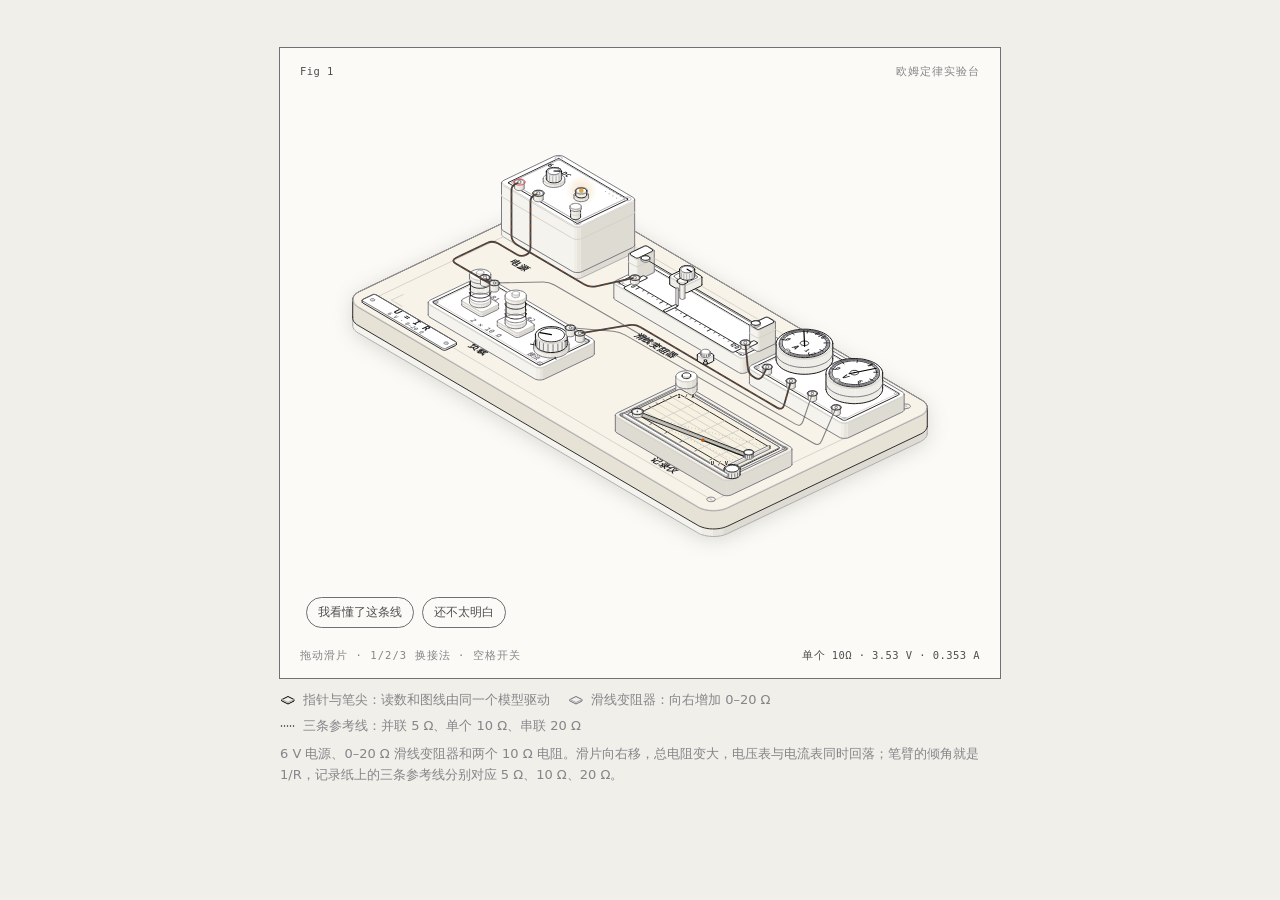
<file: adaptive-engine/figures/ohm-lab/ohm-lab-light.html>
<!doctype html><html lang="zh-CN"><head><meta charset="utf-8"><meta name="viewport" content="width=device-width, initial-scale=1"><title>欧姆定律实验台 · K12 自适应学习引擎</title><link rel="icon" href="data:,"><style>
.iso{
  --anatomy-page:#0b0b0b;--anatomy-card:#131313;--anatomy-text:#a3a3a3;--anatomy-strong:#e6e6e6;--anatomy-muted:#6e6e6e;
  --anatomy-paper:#131313;--anatomy-face:#1b1b1b;--anatomy-top:#1c1c1c;
  --anatomy-shade-0:#0f0f0f;--anatomy-shade-1:#121212;--anatomy-shade-2:#151515;--anatomy-shade-3:#181818;
  --anatomy-lit-top:#262626;--anatomy-lit-shade:#1d1d1d;
  --anatomy-hi:#d4d4d4;--anatomy-mid:#6a6a6a;--anatomy-lo:#3e3e3e;--anatomy-faint:#2a2a2a;--anatomy-lit:#ffffff;
  --anatomy-halo:#050505;--anatomy-halo-opacity:.9;--anatomy-dot:#e6e6e6;
  --anatomy-red:#ff6b6b;--anatomy-green:#6be0a0;--anatomy-blue:#6b9bff;
  --anatomy-weight:.6px;--anatomy-ease:cubic-bezier(.32,.72,0,1);
  --anatomy-mono:ui-monospace,"SF Mono",Menlo,Consolas,monospace;
  --anatomy-lift:inset 0 1px 0 0 #ffffff0a,inset 0 0 0 1px #ffffff06,0 0 0 1px #00000026,0 1px 1px -.5px #00000014,0 3px 3px -1.5px #00000014,0 6px 6px -3px #00000014,0 12px 12px -6px #00000014;
}
.iso[data-theme="light"]{
  --anatomy-page:#f2f2ef;--anatomy-card:#fbfbfa;--anatomy-text:#57575a;--anatomy-strong:#18181a;--anatomy-muted:#8c8c90;
  --anatomy-paper:#fbfbfa;--anatomy-face:#ffffff;--anatomy-top:#ffffff;
  --anatomy-shade-0:#dcdcd9;--anatomy-shade-1:#e5e5e2;--anatomy-shade-2:#ededea;--anatomy-shade-3:#f4f4f1;
  --anatomy-lit-top:#ffffff;--anatomy-lit-shade:#eeeeeb;
  --anatomy-hi:#26262a;--anatomy-mid:#8a8a8f;--anatomy-lo:#b4b4b8;--anatomy-faint:#d4d4d6;--anatomy-lit:#000000;
  --anatomy-halo:#8a8a80;--anatomy-halo-opacity:.32;--anatomy-dot:#3a3a3e;
  --anatomy-red:#e5484d;--anatomy-green:#30a46c;--anatomy-blue:#3e63dd;
  --anatomy-lift:inset 0 1px 0 0 #ffffff,0 0 0 1px #0000000f,0 1px 1px -.5px #0000000a,0 3px 3px -1.5px #0000000a,0 6px 6px -3px #0000000a,0 12px 12px -6px #0000000a;
}
.iso-svg{display:block;width:100%;height:auto;overflow:visible}
.iso-svg path,.iso-svg circle{vector-effect:non-scaling-stroke}
.iso-fill{fill:var(--anatomy-paper);stroke:none}
.iso-solid[data-lit]>.iso-fill{fill:var(--anatomy-face)}
.iso-shade,.iso-top{stroke:none}
.iso-shade[data-shade="0"]{fill:var(--anatomy-shade-0)}
.iso-shade[data-shade="1"]{fill:var(--anatomy-shade-1)}
.iso-shade[data-shade="2"]{fill:var(--anatomy-shade-2)}
.iso-shade[data-shade="3"]{fill:var(--anatomy-shade-3)}
.iso-top{fill:var(--anatomy-top)}
.iso-solid[data-lit]>.iso-top{fill:var(--anatomy-lit-top)}
.iso-solid[data-lit]>.iso-shade{fill:var(--anatomy-lit-shade)}
.iso-solid[data-seamless]>.iso-shade,.iso-solid[data-seamless]>.iso-top{stroke-width:.4;stroke-linejoin:round}
.iso-solid[data-seamless]>.iso-shade[data-shade="0"]{stroke:var(--anatomy-shade-0)}
.iso-solid[data-seamless]>.iso-shade[data-shade="1"]{stroke:var(--anatomy-shade-1)}
.iso-solid[data-seamless]>.iso-shade[data-shade="2"]{stroke:var(--anatomy-shade-2)}
.iso-solid[data-seamless]>.iso-shade[data-shade="3"]{stroke:var(--anatomy-shade-3)}
.iso-solid[data-seamless]>.iso-top{stroke:var(--anatomy-top)}
.iso-solid[data-seamless][data-lit]>.iso-top{stroke:var(--anatomy-lit-top)}
.iso-solid[data-seamless][data-lit]>.iso-shade{stroke:var(--anatomy-lit-shade)}
.iso-solid[data-lit]>.iso-edge{stroke:var(--anatomy-lit)}
.iso-halo{fill:var(--anatomy-halo);stroke:none;filter:blur(9px);opacity:var(--anatomy-halo-opacity);transform:translateY(3px)}
.iso-line{fill:none;stroke:var(--anatomy-lo);stroke-width:var(--anatomy-weight);stroke-linecap:round;stroke-linejoin:round}
.iso-line[data-tone="hi"]{stroke:var(--anatomy-hi)}
.iso-line[data-tone="mid"]{stroke:var(--anatomy-mid)}
.iso-line[data-tone="lo"]{stroke:var(--anatomy-lo)}
.iso-line[data-tone="faint"]{stroke:var(--anatomy-faint)}
.iso-line[data-tone="lit"]{stroke:var(--anatomy-lit)}
.iso-line[data-tone="red"]{stroke:var(--anatomy-red)}
.iso-line[data-tone="green"]{stroke:var(--anatomy-green)}
.iso-line[data-tone="blue"]{stroke:var(--anatomy-blue)}
.iso-line[data-dotted]{stroke-dasharray:.01 3.5;stroke-width:1}
.iso-line[data-dashed]{stroke-dasharray:3 3}
.iso-line[data-flow]{stroke-dasharray:2 6}
.iso-wire-end{fill:var(--anatomy-paper);stroke:var(--anatomy-lo);stroke-width:var(--anatomy-weight)}
.iso-wire[data-tone="hi"] .iso-wire-end{stroke:var(--anatomy-hi)}
.iso-wire[data-tone="mid"] .iso-wire-end{stroke:var(--anatomy-mid)}
.iso-wire[data-tone="faint"] .iso-wire-end{stroke:var(--anatomy-faint)}
.iso-wire[data-tone="lit"] .iso-wire-end{stroke:var(--anatomy-lit)}
.iso-dots circle{fill:var(--anatomy-dot);stroke:none;opacity:.32}
.iso-dots[data-tone="hi"] circle{opacity:.85}
.iso-dots[data-tone="mid"] circle{opacity:.45}
.iso-dots[data-tone="lo"] circle{opacity:.22}
.iso-dots[data-tone="faint"] circle{opacity:.12}
.iso-face-text{fill:var(--anatomy-mid);font-family:var(--anatomy-mono);letter-spacing:.04em}
.iso-face-text[data-tone="hi"]{fill:var(--anatomy-hi)}
.iso-face-text[data-tone="lo"]{fill:var(--anatomy-lo)}
.iso-face-text[data-tone="faint"]{fill:var(--anatomy-faint)}
.tb-body{fill:var(--anatomy-shade-2);stroke:none}
.tb-shine{fill:var(--anatomy-top);stroke:none}
.tb-shade{fill:var(--anatomy-shade-0);stroke:none}
.tb-ring{fill:none;stroke:var(--anatomy-lo);stroke-width:.45;stroke-linecap:butt;stroke-linejoin:round}
.tb-ring[data-tone="mid"]{stroke:var(--anatomy-mid)}
.tb-ring[data-tone="faint"]{stroke:var(--anatomy-faint)}
.tb-ring[data-tone="hi"]{stroke:var(--anatomy-hi)}
@keyframes iso-flow{to{stroke-dashoffset:-32}}
@keyframes iso-pulse{0%,100%{opacity:.18}12%{opacity:1}40%{opacity:.18}}
.iso-line[data-flow]{animation:iso-flow 1600ms linear infinite}
.iso-dots circle[data-pulse]{animation:iso-pulse 1600ms steps(1,end) infinite;animation-delay:var(--pulse-at,0ms)}
.iso-figure{margin:32px 0 36px}
.iso-plate{position:relative;padding:52px 24px;border-radius:0;background:var(--anatomy-card);box-shadow:0 0 0 1px var(--anatomy-mid);--anatomy-paper:var(--anatomy-card)}
.iso-plate-corners{position:absolute;inset:18px 20px;pointer-events:none}
.iso-plate-corner{position:absolute;color:var(--anatomy-muted);font-family:var(--anatomy-mono);font-size:10.5px;line-height:1;letter-spacing:.04em;white-space:nowrap}
.iso-plate-corner[data-corner="fig"]{top:0;left:0;color:var(--anatomy-text)}
.iso-plate-corner[data-corner="title"]{top:0;right:0;text-transform:uppercase;letter-spacing:.1em}
.iso-plate-corner[data-corner="hint"]{bottom:0;left:0;text-transform:uppercase;letter-spacing:.1em}
.iso-plate-corner[data-corner="readout"]{right:0;bottom:0;color:var(--anatomy-text);font-variant-numeric:tabular-nums}
.iso-plate .iso-svg{margin:0 auto}
.iso-legend{display:grid;gap:8px;margin-top:12px;color:var(--anatomy-muted);font-size:13px;line-height:1.55}
.iso-keys{display:flex;flex-wrap:wrap;gap:6px 18px}
.iso-key{display:inline-flex;align-items:center;gap:7px}
.iso-swatch{width:16px;height:10px;flex:none;overflow:visible}
.iso-swatch path{fill:none;stroke:var(--anatomy-hi);stroke-width:1;vector-effect:non-scaling-stroke;stroke-linejoin:round;stroke-linecap:round}
.iso-swatch[data-mark="raised"] path,.iso-swatch[data-mark="flat"] path{stroke:var(--anatomy-mid)}
.iso-swatch[data-mark="lit"] path{stroke:var(--anatomy-lit)}
.iso-swatch[data-mark="dim"] path{stroke:var(--anatomy-lo)}
.iso-swatch[data-mark="dotted"] path{stroke-dasharray:.01 3;stroke-width:1.4}
.iso-swatch[data-mark="dashed"] path{stroke-dasharray:3 2.5}
.iso-swatch[data-mark="red"] path{stroke:var(--anatomy-red)}
.iso-swatch[data-mark="green"] path{stroke:var(--anatomy-green)}
.iso-swatch[data-mark="blue"] path{stroke:var(--anatomy-blue)}
.iso-swatch-crease{stroke:var(--anatomy-lo)!important}
@media (max-width:560px){.iso-plate{padding:48px 12px 70px}.iso-plate-corner[data-corner="hint"]{bottom:18px}}
@media (prefers-reduced-motion:reduce){.iso-line[data-flow],.iso-dots circle[data-pulse]{animation:none}}

*{box-sizing:border-box}
html{color-scheme:light dark}
body{margin:0;background:var(--anatomy-page);color:var(--anatomy-text);font:14px/1.6 ui-sans-serif,system-ui,-apple-system,"Segoe UI","Noto Sans SC",sans-serif;-webkit-font-smoothing:antialiased}
body.ohm-embed{background:transparent}
.iso:not([data-theme="light"]){
  --anatomy-page:#0d0d0d;--anatomy-card:#151515;--anatomy-text:#b4b4b4;--anatomy-strong:#f0f0f0;--anatomy-muted:#858585;
  --anatomy-paper:#181818;--anatomy-face:#202020;--anatomy-top:#242424;
  --anatomy-shade-0:#111111;--anatomy-shade-1:#171717;--anatomy-shade-2:#1d1d1d;--anatomy-shade-3:#222222;
  --anatomy-lit-top:#2d2d2d;--anatomy-lit-shade:#242424;
  --anatomy-hi:#e6e6e6;--anatomy-mid:#a2a2a2;--anatomy-lo:#626262;--anatomy-faint:#3a3a3a;--anatomy-lit:#ffffff;--anatomy-weight:.9px;
  --anatomy-halo:#050505;--anatomy-halo-opacity:.9;--anatomy-dot:#f0f0f0;
  --ohm-live:#ffb15e;--ohm-glow-core:#ffcf86;--ohm-paper:#1b1a16;--ohm-paper-line:#8a8a8a;
  --ohm-body:#1c1c1c;--ohm-body-top:#292929;--ohm-body-shade:#171717;
  --ohm-arm:#545454;--ohm-arm-top:#6c6c6c;--ohm-base-top:#242424;--ohm-base-shade:#171717;--ohm-wire:#d0d0d0;
}
.iso[data-theme="light"]{
  --anatomy-page:#f1efe9;--anatomy-card:#fbfaf6;--anatomy-text:#4f4f52;--anatomy-strong:#19191b;--anatomy-muted:#85858a;
  --anatomy-paper:#fbfaf6;--anatomy-face:#ffffff;--anatomy-top:#ffffff;
  --anatomy-shade-0:#dedbd3;--anatomy-shade-1:#e7e4dc;--anatomy-shade-2:#efede6;--anatomy-shade-3:#f5f3ed;
  --anatomy-lit-top:#ffffff;--anatomy-lit-shade:#efede8;
  --anatomy-hi:#1b1b1e;--anatomy-mid:#6f6f76;--anatomy-lo:#a8a8ac;--anatomy-faint:#d2d0c8;--anatomy-lit:#000000;--anatomy-weight:.9px;
  --anatomy-halo:#8a8a80;--anatomy-halo-opacity:.3;--anatomy-dot:#3a3a3e;
  --ohm-live:#b45309;--ohm-glow-core:#d9820a;--ohm-paper:#f7f1e2;--ohm-paper-line:#7a7a7a;
  --ohm-body:#e9e6de;--ohm-body-top:#f4f1e9;--ohm-body-shade:#dedbd3;
  --ohm-arm:#b9b6ad;--ohm-arm-top:#d3d0c7;--ohm-base-top:#f7f3e9;--ohm-base-shade:#e7e2d6;--ohm-wire:#3f3f45;
}
.ohm-page{width:min(720px,100% - 32px);margin:48px auto 80px}
.ohm-page.embed{width:100%;margin:0;padding:0}
.iso-figure{margin:0}
.iso-plate{padding:52px 24px 50px}
.iso-stage{position:relative;border-radius:2px;outline:none;touch-action:pan-y}
.iso-stage:focus-visible{outline:1px solid var(--anatomy-mid);outline-offset:6px}
.iso-stage .iso-svg{user-select:none;-webkit-user-select:none}
.ohm-stage .iso-face-text{font-weight:600}
.ohm-base .iso-top{fill:var(--ohm-base-top)}
.ohm-base .iso-fill{fill:var(--ohm-base-shade)}
.ohm-base .iso-shade{fill:var(--ohm-base-shade)}
.ohm-chart-body .iso-fill{fill:var(--ohm-body)}
.ohm-chart-body .iso-top{fill:var(--ohm-body-top)}
.ohm-chart-body .iso-shade{fill:var(--ohm-body-shade)}
.ohm-chart-body .iso-edge{stroke:var(--anatomy-mid)}
.ohm-paper-sheet{fill:var(--ohm-paper);stroke:none}
.ohm-arm-fill{fill:var(--ohm-arm);stroke:none}
.ohm-arm-top{fill:var(--ohm-arm-top);stroke:none}
.ohm-stage[data-on] .ohm-glow{opacity:.9}
.ohm-glow{opacity:0;mix-blend-mode:screen;pointer-events:none;transition:opacity .45s var(--anatomy-ease)}
.iso[data-theme="light"] .ohm-glow{mix-blend-mode:multiply;opacity:0}
.iso[data-theme="light"] .ohm-stage[data-on] .ohm-glow{opacity:.4}
.iso .ohm-stage .ohm-cable-line{stroke:var(--ohm-wire);stroke-width:1.8;stroke-linecap:round;stroke-linejoin:round}
.iso .ohm-stage .ohm-sense .ohm-cable-line{stroke-width:1.1;opacity:.62}
.ohm-cable-end{fill:var(--ohm-paper);stroke:var(--anatomy-mid)}
.ohm-flow{stroke:var(--ohm-live);stroke-width:1.45;stroke-dasharray:2 10;opacity:0;transition:opacity .35s var(--anatomy-ease)}
.ohm-stage[data-on] .ohm-flow{opacity:.5;animation:iso-flow 1900ms linear infinite}
.ohm-needle{stroke-width:1.2;stroke-linecap:round}
.ohm-pointer{stroke-width:1.2;stroke-linecap:round}
.ohm-trace{stroke-width:1.35;stroke-linecap:round;stroke-linejoin:round;opacity:.55}
.ohm-trace[data-tone="hi"]{opacity:.95}
.ohm-screen-text{paint-order:stroke;stroke:var(--ohm-paper);stroke-width:1.5px;stroke-linejoin:round}
.ohm-guide{stroke-width:.9!important;opacity:.48}
.ohm-arm-slot{opacity:.5}
.ohm-trace-end{fill:var(--anatomy-mid);stroke:none;opacity:.75}
.ohm-trace-end[data-current]{fill:var(--ohm-live);opacity:1}
.ohm-actions{display:flex;flex-wrap:wrap;align-items:center;gap:8px;margin:14px 2px 0;font-size:12px;color:var(--anatomy-muted)}
.ohm-actions button{border:1px solid var(--anatomy-mid);background:transparent;color:var(--anatomy-text);border-radius:999px;padding:5px 11px;font:inherit;cursor:pointer;transition:border-color .18s,color .18s,background .18s}
.ohm-actions button:hover{border-color:var(--anatomy-hi);color:var(--anatomy-strong)}
.ohm-actions button[data-check="yes"]:hover{border-color:var(--anatomy-green);color:var(--anatomy-green)}
.ohm-actions button[data-check="no"]:hover{border-color:var(--anatomy-red);color:var(--anatomy-red)}
.ohm-actions button:disabled{opacity:.45;cursor:progress}
.ohm-status{font-size:11px;color:var(--anatomy-muted)}
.ohm-sr{position:absolute;width:1px;height:1px;padding:0;margin:-1px;overflow:hidden;clip:rect(0 0 0 0);white-space:nowrap;border:0}
.ohm-hits rect,.ohm-hits circle{pointer-events:all}
@media (prefers-reduced-motion:reduce){.ohm-flow{animation:none!important}.ohm-glow{transition:none}}
@media (max-width:560px){
  .ohm-page{width:100%;margin:0;padding:8px}
  .iso-plate{padding:48px 10px 62px}
  .iso-plate-corner{font-size:9.5px}
  .ohm-actions{gap:6px;margin-top:10px}
  .ohm-actions button{padding:5px 9px;font-size:11px}
}
/* 窄屏时提示与读数上下分行，避免互相压字 */
@media (max-width:720px){
  .iso-plate-corner[data-corner="hint"]{bottom:26px;max-width:62%;white-space:normal;line-height:1.35}
  .iso-plate-corner[data-corner="readout"]{bottom:4px;left:0;right:0;text-align:left}
}
</style></head><body class="iso" data-theme="light"><main class="ohm-page"><figure class="iso-figure"><div class="iso-plate"><div class="iso-plate-corners" aria-hidden="true"><span class="iso-plate-corner" data-corner="fig">Fig 1</span><span class="iso-plate-corner" data-corner="title">欧姆定律实验台</span><span class="iso-plate-corner" data-corner="hint">拖动滑片 · 1/2/3 换接法 · 空格开关</span><span class="iso-plate-corner" data-corner="readout" data-readout>单个 10Ω · 3.53 V · 0.353 A</span></div><div class="iso-stage ohm-stage" data-on data-mastery="unknown" tabindex="0" role="group" aria-label="欧姆定律实验台。左右方向键调节滑线变阻器，数字 1、2、3 切换单个、串联、并联接法，空格开关电源。"><svg xmlns="http://www.w3.org/2000/svg" class="iso-svg ohm-svg" viewBox="0 0 640 460" role="img" aria-label="欧姆定律实验台：6 V 电源、滑线变阻器、两个 10 Ω 电阻、电流表、电压表和 I-U 记录仪"><defs><radialGradient id="ohm-lamp-glow" cx="50%" cy="50%" r="50%"><stop offset="0" stop-color="var(--ohm-glow-core)" stop-opacity=".95"/><stop offset=".35" stop-color="var(--ohm-glow-core)" stop-opacity=".38"/><stop offset="1" stop-color="var(--ohm-glow-core)" stop-opacity="0"/></radialGradient></defs><g class="iso-solid"><path class="iso-halo" d="M46.4 189.7L46.7 188.3L47.4 186.9L48.3 185.6L49.6 184.4L51.2 183.3L53.1 182.3L236.4 94.8L238.5 93.9L240.8 93.2L243.2 92.7L245.8 92.3L248.4 92.1L251 92.1L253.7 92.2L256.2 92.6L258.7 93.1L261 93.8L263.2 94.6L265.1 95.6L588.4 285.9L590.1 287L591.4 288.2L592.5 289.5L593.2 290.9L593.6 292.3L593.6 293.7L593.6 318L593.3 319.4L592.6 320.8L591.7 322.1L590.4 323.3L588.8 324.4L586.9 325.5L403.6 412.9L401.5 413.8L399.2 414.5L396.8 415.1L394.2 415.5L391.6 415.7L389 415.7L386.3 415.5L383.8 415.2L381.3 414.7L379 414L376.8 413.1L374.9 412.1L51.6 221.8L49.9 220.7L48.6 219.5L47.5 218.2L46.8 216.9L46.4 215.5L46.4 214.1Z"/><path class="iso-fill" d="M46.4 189.7L46.7 188.3L47.4 186.9L48.3 185.6L49.6 184.4L51.2 183.3L53.1 182.3L236.4 94.8L238.5 93.9L240.8 93.2L243.2 92.7L245.8 92.3L248.4 92.1L251 92.1L253.7 92.2L256.2 92.6L258.7 93.1L261 93.8L263.2 94.6L265.1 95.6L588.4 285.9L590.1 287L591.4 288.2L592.5 289.5L593.2 290.9L593.6 292.3L593.6 293.7L593.6 318L593.3 319.4L592.6 320.8L591.7 322.1L590.4 323.3L588.8 324.4L586.9 325.5L403.6 412.9L401.5 413.8L399.2 414.5L396.8 415.1L394.2 415.5L391.6 415.7L389 415.7L386.3 415.5L383.8 415.2L381.3 414.7L379 414L376.8 413.1L374.9 412.1L51.6 221.8L49.9 220.7L48.6 219.5L47.5 218.2L46.8 216.9L46.4 215.5L46.4 214.1Z"/><path class="iso-shade" data-shade="0" d="M593.6 318L593.3 319.4L593.3 295.1L593.6 293.7ZM593.3 319.4L592.6 320.8L592.6 296.4L593.3 295.1ZM592.6 320.8L591.7 322.1L591.7 297.7L592.6 296.4ZM591.7 322.1L590.4 323.3L590.4 299L591.7 297.7ZM590.4 323.3L588.8 324.4L588.8 300.1L590.4 299ZM588.8 324.4L586.9 325.5L586.9 301.1L588.8 300.1ZM586.9 325.5L403.6 412.9L403.6 388.6L586.9 301.1ZM403.6 412.9L401.5 413.8L401.5 389.4L403.6 388.6ZM401.5 413.8L399.2 414.5L399.2 390.2L401.5 389.4Z"/><path class="iso-shade" data-shade="1" d="M399.2 414.5L396.8 415.1L396.8 390.7L399.2 390.2ZM396.8 415.1L394.2 415.5L394.2 391.1L396.8 390.7ZM394.2 415.5L391.6 415.7L391.6 391.3L394.2 391.1ZM391.6 415.7L389 415.7L389 391.3L391.6 391.3Z"/><path class="iso-shade" data-shade="2" d="M389 415.7L386.3 415.5L386.3 391.2L389 391.3ZM386.3 415.5L383.8 415.2L383.8 390.8L386.3 391.2ZM383.8 415.2L381.3 414.7L381.3 390.3L383.8 390.8ZM381.3 414.7L379 414L379 389.6L381.3 390.3Z"/><path class="iso-shade" data-shade="3" d="M379 414L376.8 413.1L376.8 388.8L379 389.6ZM376.8 413.1L374.9 412.1L374.9 387.8L376.8 388.8ZM374.9 412.1L51.6 221.8L51.6 197.5L374.9 387.8ZM51.6 221.8L49.9 220.7L49.9 196.4L51.6 197.5ZM49.9 220.7L48.6 219.5L48.6 195.1L49.9 196.4ZM48.6 219.5L47.5 218.2L47.5 193.9L48.6 195.1ZM47.5 218.2L46.8 216.9L46.8 192.5L47.5 193.9ZM46.8 216.9L46.4 215.5L46.4 191.1L46.8 192.5ZM46.4 215.5L46.4 214.1L46.4 189.7L46.4 191.1Z"/><path class="iso-top" d="M588.4 285.9L590.1 287L591.4 288.2L592.5 289.5L593.2 290.9L593.6 292.3L593.6 293.7L593.3 295.1L592.6 296.4L591.7 297.7L590.4 299L588.8 300.1L586.9 301.1L403.6 388.6L401.5 389.4L399.2 390.2L396.8 390.7L394.2 391.1L391.6 391.3L389 391.3L386.3 391.2L383.8 390.8L381.3 390.3L379 389.6L376.8 388.8L374.9 387.8L51.6 197.5L49.9 196.4L48.6 195.1L47.5 193.9L46.8 192.5L46.4 191.1L46.4 189.7L46.7 188.3L47.4 186.9L48.3 185.6L49.6 184.4L51.2 183.3L53.1 182.3L236.4 94.8L238.5 93.9L240.8 93.2L243.2 92.7L245.8 92.3L248.4 92.1L251 92.1L253.7 92.2L256.2 92.6L258.7 93.1L261 93.8L263.2 94.6L265.1 95.6Z"/><path class="iso-line iso-crease" data-tone="faint" d="M593.6 293.7L593.3 295.1L592.6 296.4L591.7 297.7L590.4 299L588.8 300.1L586.9 301.1L403.6 388.6L401.5 389.4L399.2 390.2L396.8 390.7L394.2 391.1L391.6 391.3L389 391.3L386.3 391.2L383.8 390.8L381.3 390.3L379 389.6L376.8 388.8L374.9 387.8L51.6 197.5L49.9 196.4L48.6 195.1L47.5 193.9L46.8 192.5L46.4 191.1L46.4 189.7"/><path class="iso-line iso-bevel" data-tone="faint" d="M593.6 293.7L592 294.9L591.4 296.2L590.4 297.4L589.2 298.6L587.8 299.6L586 300.6L402.7 388L400.7 388.9L398.6 389.5L396.3 390L394 390.4L391.5 390.6L389 390.6L386.6 390.5L384.2 390.1L381.9 389.6L379.7 389L377.7 388.2L375.9 387.3L52.6 197L51 195.9L49.8 194.8L48.8 193.6L48.1 192.4L47.8 191.1L46.4 189.7"/><path class="iso-line iso-edge" data-tone="lo" d="M46.4 189.7L46.7 188.3L47.4 186.9L48.3 185.6L49.6 184.4L51.2 183.3L53.1 182.3L236.4 94.8L238.5 93.9L240.8 93.2L243.2 92.7L245.8 92.3L248.4 92.1L251 92.1L253.7 92.2L256.2 92.6L258.7 93.1L261 93.8L263.2 94.6L265.1 95.6L588.4 285.9L590.1 287L591.4 288.2L592.5 289.5L593.2 290.9L593.6 292.3L593.6 293.7M593.6 318L593.3 319.4L592.6 320.8L591.7 322.1L590.4 323.3L588.8 324.4L586.9 325.5L403.6 412.9L401.5 413.8L399.2 414.5L396.8 415.1L394.2 415.5L391.6 415.7L389 415.7L386.3 415.5L383.8 415.2L381.3 414.7L379 414L376.8 413.1L374.9 412.1L51.6 221.8L49.9 220.7L48.6 219.5L47.5 218.2L46.8 216.9L46.4 215.5L46.4 214.1M593.6 293.7L593.6 318M46.4 189.7L46.4 214.1"/></g><g class="iso-solid"><path class="iso-fill" d="M243.1 124.9L243.5 123.7L244.5 122.6L246 121.6L247.9 121L250 120.6L252.3 120.5L254.6 120.7L256.7 121.2L258.4 122L259.7 123L260.5 124.1L260.6 125.4L260.6 132.5L260.2 133.7L259.2 134.8L257.7 135.7L255.9 136.4L253.7 136.8L251.4 136.9L249.2 136.7L247.1 136.2L245.3 135.4L244 134.4L243.3 133.2L243.1 132Z"/><path class="iso-shade" data-shade="0" d="M257.7 135.7L255.9 136.4L255.9 129.3L257.7 128.6ZM260.6 132.5L260.2 133.7L260.2 126.5L260.6 125.4ZM260.2 133.7L259.2 134.8L259.2 127.6L260.2 126.5ZM259.2 134.8L257.7 135.7L257.7 128.6L259.2 127.6Z"/><path class="iso-shade" data-shade="1" d="M255.9 136.4L253.7 136.8L253.7 129.7L255.9 129.3ZM253.7 136.8L251.4 136.9L251.4 129.8L253.7 129.7Z"/><path class="iso-shade" data-shade="2" d="M251.4 136.9L249.2 136.7L249.2 129.5L251.4 129.8ZM249.2 136.7L247.1 136.2L247.1 129L249.2 129.5Z"/><path class="iso-shade" data-shade="3" d="M247.1 136.2L245.3 135.4L245.3 128.2L247.1 129ZM245.3 135.4L244 134.4L244 127.2L245.3 128.2ZM244 134.4L243.3 133.2L243.3 126.1L244 127.2ZM243.3 133.2L243.1 132L243.1 124.9L243.3 126.1Z"/><path class="iso-top" d="M257.7 128.6L255.9 129.3L253.7 129.7L251.4 129.8L249.2 129.5L247.1 129L245.3 128.2L244 127.2L243.3 126.1L243.1 124.9L243.5 123.7L244.5 122.6L246 121.6L247.9 121L250 120.6L252.3 120.5L254.6 120.7L256.7 121.2L258.4 122L259.7 123L260.5 124.1L260.6 125.4L260.2 126.5L259.2 127.6Z"/><path class="iso-line iso-crease" data-tone="faint" d="M260.6 125.4L260.2 126.5L259.2 127.6L257.7 128.6L255.9 129.3L253.7 129.7L251.4 129.8L249.2 129.5L247.1 129L245.3 128.2L244 127.2L243.3 126.1L243.1 124.9"/><path class="iso-line iso-bevel" data-tone="faint" d="M260.6 125.4L259.4 126.4L258.5 127.4L257.2 128.2L255.5 128.9L253.5 129.2L251.5 129.3L249.4 129.1L247.5 128.6L246 127.9L244.8 127L244.1 126L243.1 124.9"/><path class="iso-line iso-edge" data-tone="mid" d="M243.1 124.9L243.5 123.7L244.5 122.6L246 121.6L247.9 121L250 120.6L252.3 120.5L254.6 120.7L256.7 121.2L258.4 122L259.7 123L260.5 124.1L260.6 125.4M260.6 132.5L260.2 133.7L259.2 134.8L257.7 135.7L255.9 136.4L253.7 136.8L251.4 136.9L249.2 136.7L247.1 136.2L245.3 135.4L244 134.4L243.3 133.2L243.1 132M243.1 124.9L243.1 132M260.6 125.4L260.6 132.5"/></g><g class="iso-solid"><path class="iso-fill" d="M246.2 132.6L246.2 131.6L246.9 130.8L248 130L249.5 129.5L251.3 129.2L253.1 129.3L254.7 129.6L256.1 130.2L257.1 131L257.6 132L257.6 134.5L257.5 135.5L256.8 136.4L255.7 137.1L254.2 137.6L252.5 137.9L250.7 137.8L249 137.5L247.6 136.9L246.6 136.1L246.2 135.2Z"/><path class="iso-shade" data-shade="0" d="M255.7 137.1L254.2 137.6L254.2 135.1L255.7 134.5ZM257.6 134.5L257.5 135.5L257.5 132.9L257.6 132ZM257.5 135.5L256.8 136.4L256.8 133.8L257.5 132.9ZM256.8 136.4L255.7 137.1L255.7 134.5L256.8 133.8Z"/><path class="iso-shade" data-shade="1" d="M254.2 137.6L252.5 137.9L252.5 135.3L254.2 135.1Z"/><path class="iso-shade" data-shade="2" d="M252.5 137.9L250.7 137.8L250.7 135.3L252.5 135.3ZM250.7 137.8L249 137.5L249 134.9L250.7 135.3Z"/><path class="iso-shade" data-shade="3" d="M249 137.5L247.6 136.9L247.6 134.3L249 134.9ZM247.6 136.9L246.6 136.1L246.6 133.5L247.6 134.3ZM246.6 136.1L246.2 135.2L246.2 132.6L246.6 133.5Z"/><path class="iso-top" d="M255.7 134.5L254.2 135.1L252.5 135.3L250.7 135.3L249 134.9L247.6 134.3L246.6 133.5L246.2 132.6L246.2 131.6L246.9 130.8L248 130L249.5 129.5L251.3 129.2L253.1 129.3L254.7 129.6L256.1 130.2L257.1 131L257.6 132L257.5 132.9L256.8 133.8Z"/><path class="iso-line iso-crease" data-tone="faint" d="M257.6 132L257.5 132.9L256.8 133.8L255.7 134.5L254.2 135.1L252.5 135.3L250.7 135.3L249 134.9L247.6 134.3L246.6 133.5L246.2 132.6"/><path class="iso-line iso-bevel" data-tone="faint" d="M257.6 132L257.2 132.9L256.5 133.7L255.5 134.4L254.1 134.9L252.4 135.1L250.7 135.1L249.2 134.8L247.8 134.2L246.9 133.4L246.2 132.6"/><path class="iso-line iso-edge" data-tone="lo" d="M246.2 132.6L246.2 131.6L246.9 130.8L248 130L249.5 129.5L251.3 129.2L253.1 129.3L254.7 129.6L256.1 130.2L257.1 131L257.6 132M257.6 134.5L257.5 135.5L256.8 136.4L255.7 137.1L254.2 137.6L252.5 137.9L250.7 137.8L249 137.5L247.6 136.9L246.6 136.1L246.2 135.2M246.2 132.6L246.2 135.2M257.6 132L257.6 134.5"/></g><g class="iso-solid"><path class="iso-fill" d="M555.2 308.5L555.6 307.3L556.6 306.2L558.1 305.3L560 304.6L562.1 304.2L564.4 304.1L566.7 304.3L568.7 304.9L570.5 305.7L571.8 306.7L572.5 307.8L572.7 309L572.7 316.2L572.3 317.4L571.3 318.5L569.8 319.4L567.9 320.1L565.8 320.5L563.5 320.6L561.2 320.4L559.2 319.8L557.4 319.1L556.1 318.1L555.3 316.9L555.2 315.7Z"/><path class="iso-shade" data-shade="0" d="M569.8 319.4L567.9 320.1L567.9 312.9L569.8 312.2ZM572.7 316.2L572.3 317.4L572.3 310.2L572.7 309ZM572.3 317.4L571.3 318.5L571.3 311.3L572.3 310.2ZM571.3 318.5L569.8 319.4L569.8 312.2L571.3 311.3Z"/><path class="iso-shade" data-shade="1" d="M567.9 320.1L565.8 320.5L565.8 313.3L567.9 312.9ZM565.8 320.5L563.5 320.6L563.5 313.4L565.8 313.3Z"/><path class="iso-shade" data-shade="2" d="M563.5 320.6L561.2 320.4L561.2 313.2L563.5 313.4ZM561.2 320.4L559.2 319.8L559.2 312.7L561.2 313.2Z"/><path class="iso-shade" data-shade="3" d="M559.2 319.8L557.4 319.1L557.4 311.9L559.2 312.7ZM557.4 319.1L556.1 318.1L556.1 310.9L557.4 311.9ZM556.1 318.1L555.3 316.9L555.3 309.7L556.1 310.9ZM555.3 316.9L555.2 315.7L555.2 308.5L555.3 309.7Z"/><path class="iso-top" d="M569.8 312.2L567.9 312.9L565.8 313.3L563.5 313.4L561.2 313.2L559.2 312.7L557.4 311.9L556.1 310.9L555.3 309.7L555.2 308.5L555.6 307.3L556.6 306.2L558.1 305.3L560 304.6L562.1 304.2L564.4 304.1L566.7 304.3L568.7 304.9L570.5 305.7L571.8 306.7L572.5 307.8L572.7 309L572.3 310.2L571.3 311.3Z"/><path class="iso-line iso-crease" data-tone="faint" d="M572.7 309L572.3 310.2L571.3 311.3L569.8 312.2L567.9 312.9L565.8 313.3L563.5 313.4L561.2 313.2L559.2 312.7L557.4 311.9L556.1 310.9L555.3 309.7L555.2 308.5"/><path class="iso-line iso-bevel" data-tone="faint" d="M572.7 309L571.5 310.1L570.6 311.1L569.3 311.9L567.5 312.5L565.6 312.9L563.5 313L561.5 312.8L559.6 312.3L558 311.6L556.9 310.7L556.2 309.7L555.2 308.5"/><path class="iso-line iso-edge" data-tone="mid" d="M555.2 308.5L555.6 307.3L556.6 306.2L558.1 305.3L560 304.6L562.1 304.2L564.4 304.1L566.7 304.3L568.7 304.9L570.5 305.7L571.8 306.7L572.5 307.8L572.7 309M572.7 316.2L572.3 317.4L571.3 318.5L569.8 319.4L567.9 320.1L565.8 320.5L563.5 320.6L561.2 320.4L559.2 319.8L557.4 319.1L556.1 318.1L555.3 316.9L555.2 315.7M555.2 308.5L555.2 315.7M572.7 309L572.7 316.2"/></g><g class="iso-solid"><path class="iso-fill" d="M558.2 316.3L558.3 315.3L559 314.4L560.1 313.7L561.6 313.2L563.3 312.9L565.1 313L566.8 313.3L568.2 313.9L569.2 314.7L569.7 315.6L569.7 318.2L569.6 319.2L568.9 320L567.8 320.8L566.3 321.3L564.5 321.5L562.7 321.5L561.1 321.2L559.7 320.6L558.7 319.8L558.2 318.8Z"/><path class="iso-shade" data-shade="0" d="M567.8 320.8L566.3 321.3L566.3 318.7L567.8 318.2ZM569.7 318.2L569.6 319.2L569.6 316.6L569.7 315.6ZM569.6 319.2L568.9 320L568.9 317.5L569.6 316.6ZM568.9 320L567.8 320.8L567.8 318.2L568.9 317.5Z"/><path class="iso-shade" data-shade="1" d="M566.3 321.3L564.5 321.5L564.5 319L566.3 318.7Z"/><path class="iso-shade" data-shade="2" d="M564.5 321.5L562.7 321.5L562.7 318.9L564.5 319ZM562.7 321.5L561.1 321.2L561.1 318.6L562.7 318.9Z"/><path class="iso-shade" data-shade="3" d="M561.1 321.2L559.7 320.6L559.7 318L561.1 318.6ZM559.7 320.6L558.7 319.8L558.7 317.2L559.7 318ZM558.7 319.8L558.2 318.8L558.2 316.3L558.7 317.2Z"/><path class="iso-top" d="M567.8 318.2L566.3 318.7L564.5 319L562.7 318.9L561.1 318.6L559.7 318L558.7 317.2L558.2 316.3L558.3 315.3L559 314.4L560.1 313.7L561.6 313.2L563.3 312.9L565.1 313L566.8 313.3L568.2 313.9L569.2 314.7L569.7 315.6L569.6 316.6L568.9 317.5Z"/><path class="iso-line iso-crease" data-tone="faint" d="M569.7 315.6L569.6 316.6L568.9 317.5L567.8 318.2L566.3 318.7L564.5 319L562.7 318.9L561.1 318.6L559.7 318L558.7 317.2L558.2 316.3"/><path class="iso-line iso-bevel" data-tone="faint" d="M569.7 315.6L569.2 316.5L568.6 317.4L567.6 318.1L566.1 318.6L564.5 318.8L562.8 318.7L561.2 318.4L559.9 317.9L559 317.1L558.2 316.3"/><path class="iso-line iso-edge" data-tone="lo" d="M558.2 316.3L558.3 315.3L559 314.4L560.1 313.7L561.6 313.2L563.3 312.9L565.1 313L566.8 313.3L568.2 313.9L569.2 314.7L569.7 315.6M569.7 318.2L569.6 319.2L568.9 320L567.8 320.8L566.3 321.3L564.5 321.5L562.7 321.5L561.1 321.2L559.7 320.6L558.7 319.8L558.2 318.8M558.2 316.3L558.2 318.8M569.7 315.6L569.7 318.2"/></g><g class="iso-solid"><path class="iso-fill" d="M67.3 208.8L67.7 207.6L68.7 206.5L70.2 205.5L72.1 204.8L74.2 204.4L76.5 204.3L78.8 204.6L80.8 205.1L82.6 205.9L83.9 206.9L84.7 208L84.8 209.2L84.8 216.4L84.4 217.6L83.4 218.7L81.9 219.6L80 220.3L77.9 220.7L75.6 220.8L73.3 220.6L71.3 220.1L69.5 219.3L68.2 218.3L67.5 217.1L67.3 215.9Z"/><path class="iso-shade" data-shade="0" d="M81.9 219.6L80 220.3L80 213.1L81.9 212.5ZM84.8 216.4L84.4 217.6L84.4 210.4L84.8 209.2ZM84.4 217.6L83.4 218.7L83.4 211.5L84.4 210.4ZM83.4 218.7L81.9 219.6L81.9 212.5L83.4 211.5Z"/><path class="iso-shade" data-shade="1" d="M80 220.3L77.9 220.7L77.9 213.5L80 213.1ZM77.9 220.7L75.6 220.8L75.6 213.6L77.9 213.5Z"/><path class="iso-shade" data-shade="2" d="M75.6 220.8L73.3 220.6L73.3 213.4L75.6 213.6ZM73.3 220.6L71.3 220.1L71.3 212.9L73.3 213.4Z"/><path class="iso-shade" data-shade="3" d="M71.3 220.1L69.5 219.3L69.5 212.1L71.3 212.9ZM69.5 219.3L68.2 218.3L68.2 211.1L69.5 212.1ZM68.2 218.3L67.5 217.1L67.5 210L68.2 211.1ZM67.5 217.1L67.3 215.9L67.3 208.8L67.5 210Z"/><path class="iso-top" d="M81.9 212.5L80 213.1L77.9 213.5L75.6 213.6L73.3 213.4L71.3 212.9L69.5 212.1L68.2 211.1L67.5 210L67.3 208.8L67.7 207.6L68.7 206.5L70.2 205.5L72.1 204.8L74.2 204.4L76.5 204.3L78.8 204.6L80.8 205.1L82.6 205.9L83.9 206.9L84.7 208L84.8 209.2L84.4 210.4L83.4 211.5Z"/><path class="iso-line iso-crease" data-tone="faint" d="M84.8 209.2L84.4 210.4L83.4 211.5L81.9 212.5L80 213.1L77.9 213.5L75.6 213.6L73.3 213.4L71.3 212.9L69.5 212.1L68.2 211.1L67.5 210L67.3 208.8"/><path class="iso-line iso-bevel" data-tone="faint" d="M84.8 209.2L83.6 210.3L82.7 211.3L81.4 212.1L79.7 212.7L77.7 213.1L75.6 213.2L73.6 213L71.7 212.5L70.2 211.8L69 210.9L68.3 209.9L67.3 208.8"/><path class="iso-line iso-edge" data-tone="mid" d="M67.3 208.8L67.7 207.6L68.7 206.5L70.2 205.5L72.1 204.8L74.2 204.4L76.5 204.3L78.8 204.6L80.8 205.1L82.6 205.9L83.9 206.9L84.7 208L84.8 209.2M84.8 216.4L84.4 217.6L83.4 218.7L81.9 219.6L80 220.3L77.9 220.7L75.6 220.8L73.3 220.6L71.3 220.1L69.5 219.3L68.2 218.3L67.5 217.1L67.3 215.9M67.3 208.8L67.3 215.9M84.8 209.2L84.8 216.4"/></g><g class="iso-solid"><path class="iso-fill" d="M70.3 216.5L70.4 215.5L71.1 214.6L72.2 213.9L73.7 213.4L75.5 213.1L77.3 213.2L78.9 213.5L80.3 214.1L81.3 214.9L81.8 215.8L81.8 218.4L81.7 219.4L81 220.3L79.9 221L78.4 221.5L76.7 221.8L74.9 221.7L73.2 221.4L71.8 220.8L70.8 220L70.3 219.1Z"/><path class="iso-shade" data-shade="0" d="M79.9 221L78.4 221.5L78.4 218.9L79.9 218.4ZM81.8 218.4L81.7 219.4L81.7 216.8L81.8 215.8ZM81.7 219.4L81 220.3L81 217.7L81.7 216.8ZM81 220.3L79.9 221L79.9 218.4L81 217.7Z"/><path class="iso-shade" data-shade="1" d="M78.4 221.5L76.7 221.8L76.7 219.2L78.4 218.9Z"/><path class="iso-shade" data-shade="2" d="M76.7 221.8L74.9 221.7L74.9 219.1L76.7 219.2ZM74.9 221.7L73.2 221.4L73.2 218.8L74.9 219.1Z"/><path class="iso-shade" data-shade="3" d="M73.2 221.4L71.8 220.8L71.8 218.2L73.2 218.8ZM71.8 220.8L70.8 220L70.8 217.4L71.8 218.2ZM70.8 220L70.3 219.1L70.3 216.5L70.8 217.4Z"/><path class="iso-top" d="M79.9 218.4L78.4 218.9L76.7 219.2L74.9 219.1L73.2 218.8L71.8 218.2L70.8 217.4L70.3 216.5L70.4 215.5L71.1 214.6L72.2 213.9L73.7 213.4L75.5 213.1L77.3 213.2L78.9 213.5L80.3 214.1L81.3 214.9L81.8 215.8L81.7 216.8L81 217.7Z"/><path class="iso-line iso-crease" data-tone="faint" d="M81.8 215.8L81.7 216.8L81 217.7L79.9 218.4L78.4 218.9L76.7 219.2L74.9 219.1L73.2 218.8L71.8 218.2L70.8 217.4L70.3 216.5"/><path class="iso-line iso-bevel" data-tone="faint" d="M81.8 215.8L81.3 216.8L80.7 217.6L79.7 218.3L78.3 218.8L76.6 219L74.9 219L73.4 218.6L72 218.1L71.1 217.3L70.3 216.5"/><path class="iso-line iso-edge" data-tone="lo" d="M70.3 216.5L70.4 215.5L71.1 214.6L72.2 213.9L73.7 213.4L75.5 213.1L77.3 213.2L78.9 213.5L80.3 214.1L81.3 214.9L81.8 215.8M81.8 218.4L81.7 219.4L81 220.3L79.9 221L78.4 221.5L76.7 221.8L74.9 221.7L73.2 221.4L71.8 220.8L70.8 220L70.3 219.1M70.3 216.5L70.3 219.1M81.8 215.8L81.8 218.4"/></g><g class="iso-solid"><path class="iso-fill" d="M379.4 392.4L379.8 391.2L380.8 390.1L382.3 389.2L384.1 388.5L386.3 388.1L388.6 388L390.8 388.2L392.9 388.8L394.7 389.5L396 390.5L396.7 391.7L396.9 392.9L396.9 400.1L396.5 401.3L395.5 402.4L394 403.3L392.1 404L390 404.4L387.7 404.5L385.4 404.3L383.3 403.7L381.6 402.9L380.3 401.9L379.5 400.8L379.4 399.6Z"/><path class="iso-shade" data-shade="0" d="M394 403.3L392.1 404L392.1 396.8L394 396.1ZM396.9 400.1L396.5 401.3L396.5 394.1L396.9 392.9ZM396.5 401.3L395.5 402.4L395.5 395.2L396.5 394.1ZM395.5 402.4L394 403.3L394 396.1L395.5 395.2Z"/><path class="iso-shade" data-shade="1" d="M392.1 404L390 404.4L390 397.2L392.1 396.8ZM390 404.4L387.7 404.5L387.7 397.3L390 397.2Z"/><path class="iso-shade" data-shade="2" d="M387.7 404.5L385.4 404.3L385.4 397.1L387.7 397.3ZM385.4 404.3L383.3 403.7L383.3 396.6L385.4 397.1Z"/><path class="iso-shade" data-shade="3" d="M383.3 403.7L381.6 402.9L381.6 395.8L383.3 396.6ZM381.6 402.9L380.3 401.9L380.3 394.8L381.6 395.8ZM380.3 401.9L379.5 400.8L379.5 393.6L380.3 394.8ZM379.5 400.8L379.4 399.6L379.4 392.4L379.5 393.6Z"/><path class="iso-top" d="M394 396.1L392.1 396.8L390 397.2L387.7 397.3L385.4 397.1L383.3 396.6L381.6 395.8L380.3 394.8L379.5 393.6L379.4 392.4L379.8 391.2L380.8 390.1L382.3 389.2L384.1 388.5L386.3 388.1L388.6 388L390.8 388.2L392.9 388.8L394.7 389.5L396 390.5L396.7 391.7L396.9 392.9L396.5 394.1L395.5 395.2Z"/><path class="iso-line iso-crease" data-tone="faint" d="M396.9 392.9L396.5 394.1L395.5 395.2L394 396.1L392.1 396.8L390 397.2L387.7 397.3L385.4 397.1L383.3 396.6L381.6 395.8L380.3 394.8L379.5 393.6L379.4 392.4"/><path class="iso-line iso-bevel" data-tone="faint" d="M396.9 392.9L395.7 394L394.8 395L393.4 395.8L391.7 396.4L389.8 396.8L387.7 396.9L385.7 396.7L383.8 396.2L382.2 395.5L381.1 394.6L380.4 393.5L379.4 392.4"/><path class="iso-line iso-edge" data-tone="mid" d="M379.4 392.4L379.8 391.2L380.8 390.1L382.3 389.2L384.1 388.5L386.3 388.1L388.6 388L390.8 388.2L392.9 388.8L394.7 389.5L396 390.5L396.7 391.7L396.9 392.9M396.9 400.1L396.5 401.3L395.5 402.4L394 403.3L392.1 404L390 404.4L387.7 404.5L385.4 404.3L383.3 403.7L381.6 402.9L380.3 401.9L379.5 400.8L379.4 399.6M379.4 392.4L379.4 399.6M396.9 392.9L396.9 400.1"/></g><g class="iso-solid"><path class="iso-fill" d="M382.4 400.1L382.5 399.2L383.2 398.3L384.3 397.6L385.8 397L387.5 396.8L389.3 396.8L391 397.2L392.4 397.8L393.4 398.6L393.8 399.5L393.8 402.1L393.8 403L393.1 403.9L392 404.7L390.5 405.2L388.7 405.4L386.9 405.4L385.3 405L383.9 404.4L382.9 403.6L382.4 402.7Z"/><path class="iso-shade" data-shade="0" d="M392 404.7L390.5 405.2L390.5 402.6L392 402.1ZM393.8 402.1L393.8 403L393.8 400.5L393.8 399.5ZM393.8 403L393.1 403.9L393.1 401.3L393.8 400.5ZM393.1 403.9L392 404.7L392 402.1L393.1 401.3Z"/><path class="iso-shade" data-shade="1" d="M390.5 405.2L388.7 405.4L388.7 402.9L390.5 402.6Z"/><path class="iso-shade" data-shade="2" d="M388.7 405.4L386.9 405.4L386.9 402.8L388.7 402.9ZM386.9 405.4L385.3 405L385.3 402.5L386.9 402.8Z"/><path class="iso-shade" data-shade="3" d="M385.3 405L383.9 404.4L383.9 401.9L385.3 402.5ZM383.9 404.4L382.9 403.6L382.9 401.1L383.9 401.9ZM382.9 403.6L382.4 402.7L382.4 400.1L382.9 401.1Z"/><path class="iso-top" d="M392 402.1L390.5 402.6L388.7 402.9L386.9 402.8L385.3 402.5L383.9 401.9L382.9 401.1L382.4 400.1L382.5 399.2L383.2 398.3L384.3 397.6L385.8 397L387.5 396.8L389.3 396.8L391 397.2L392.4 397.8L393.4 398.6L393.8 399.5L393.8 400.5L393.1 401.3Z"/><path class="iso-line iso-crease" data-tone="faint" d="M393.8 399.5L393.8 400.5L393.1 401.3L392 402.1L390.5 402.6L388.7 402.9L386.9 402.8L385.3 402.5L383.9 401.9L382.9 401.1L382.4 400.1"/><path class="iso-line iso-bevel" data-tone="faint" d="M393.8 399.5L393.4 400.4L392.8 401.3L391.8 402L390.3 402.4L388.7 402.7L387 402.6L385.4 402.3L384.1 401.7L383.2 401L382.4 400.1"/><path class="iso-line iso-edge" data-tone="lo" d="M382.4 400.1L382.5 399.2L383.2 398.3L384.3 397.6L385.8 397L387.5 396.8L389.3 396.8L391 397.2L392.4 397.8L393.4 398.6L393.8 399.5M393.8 402.1L393.8 403L393.1 403.9L392 404.7L390.5 405.2L388.7 405.4L386.9 405.4L385.3 405L383.9 404.4L382.9 403.6L382.4 402.7M382.4 400.1L382.4 402.7M393.8 399.5L393.8 402.1"/></g><g class="iso-solid ohm-base"><path class="iso-fill" d="M46.4 189.7L46.7 188.3L47.4 186.9L48.3 185.6L49.6 184.4L51.2 183.3L53.1 182.3L236.4 94.8L238.5 93.9L240.8 93.2L243.2 92.7L245.8 92.3L248.4 92.1L251 92.1L253.7 92.2L256.2 92.6L258.7 93.1L261 93.8L263.2 94.6L265.1 95.6L588.4 285.9L590.1 287L591.4 288.2L592.5 289.5L593.2 290.9L593.6 292.3L593.6 293.7L593.6 310.9L593.3 312.3L592.6 313.6L591.7 314.9L590.4 316.2L588.8 317.3L586.9 318.3L403.6 405.8L401.5 406.6L399.2 407.4L396.8 407.9L394.2 408.3L391.6 408.5L389 408.5L386.3 408.4L383.8 408L381.3 407.5L379 406.8L376.8 406L374.9 405L51.6 214.7L49.9 213.6L48.6 212.3L47.5 211.1L46.8 209.7L46.4 208.3L46.4 206.9Z"/><path class="iso-shade" data-shade="0" d="M593.6 310.9L593.3 312.3L593.3 295.1L593.6 293.7ZM593.3 312.3L592.6 313.6L592.6 296.4L593.3 295.1ZM592.6 313.6L591.7 314.9L591.7 297.7L592.6 296.4ZM591.7 314.9L590.4 316.2L590.4 299L591.7 297.7ZM590.4 316.2L588.8 317.3L588.8 300.1L590.4 299ZM588.8 317.3L586.9 318.3L586.9 301.1L588.8 300.1ZM586.9 318.3L403.6 405.8L403.6 388.6L586.9 301.1ZM403.6 405.8L401.5 406.6L401.5 389.4L403.6 388.6ZM401.5 406.6L399.2 407.4L399.2 390.2L401.5 389.4Z"/><path class="iso-shade" data-shade="1" d="M399.2 407.4L396.8 407.9L396.8 390.7L399.2 390.2ZM396.8 407.9L394.2 408.3L394.2 391.1L396.8 390.7ZM394.2 408.3L391.6 408.5L391.6 391.3L394.2 391.1ZM391.6 408.5L389 408.5L389 391.3L391.6 391.3Z"/><path class="iso-shade" data-shade="2" d="M389 408.5L386.3 408.4L386.3 391.2L389 391.3ZM386.3 408.4L383.8 408L383.8 390.8L386.3 391.2ZM383.8 408L381.3 407.5L381.3 390.3L383.8 390.8ZM381.3 407.5L379 406.8L379 389.6L381.3 390.3Z"/><path class="iso-shade" data-shade="3" d="M379 406.8L376.8 406L376.8 388.8L379 389.6ZM376.8 406L374.9 405L374.9 387.8L376.8 388.8ZM374.9 405L51.6 214.7L51.6 197.5L374.9 387.8ZM51.6 214.7L49.9 213.6L49.9 196.4L51.6 197.5ZM49.9 213.6L48.6 212.3L48.6 195.1L49.9 196.4ZM48.6 212.3L47.5 211.1L47.5 193.9L48.6 195.1ZM47.5 211.1L46.8 209.7L46.8 192.5L47.5 193.9ZM46.8 209.7L46.4 208.3L46.4 191.1L46.8 192.5ZM46.4 208.3L46.4 206.9L46.4 189.7L46.4 191.1Z"/><path class="iso-top" d="M588.4 285.9L590.1 287L591.4 288.2L592.5 289.5L593.2 290.9L593.6 292.3L593.6 293.7L593.3 295.1L592.6 296.4L591.7 297.7L590.4 299L588.8 300.1L586.9 301.1L403.6 388.6L401.5 389.4L399.2 390.2L396.8 390.7L394.2 391.1L391.6 391.3L389 391.3L386.3 391.2L383.8 390.8L381.3 390.3L379 389.6L376.8 388.8L374.9 387.8L51.6 197.5L49.9 196.4L48.6 195.1L47.5 193.9L46.8 192.5L46.4 191.1L46.4 189.7L46.7 188.3L47.4 186.9L48.3 185.6L49.6 184.4L51.2 183.3L53.1 182.3L236.4 94.8L238.5 93.9L240.8 93.2L243.2 92.7L245.8 92.3L248.4 92.1L251 92.1L253.7 92.2L256.2 92.6L258.7 93.1L261 93.8L263.2 94.6L265.1 95.6Z"/><path class="iso-line iso-crease" data-tone="faint" d="M593.6 293.7L593.3 295.1L592.6 296.4L591.7 297.7L590.4 299L588.8 300.1L586.9 301.1L403.6 388.6L401.5 389.4L399.2 390.2L396.8 390.7L394.2 391.1L391.6 391.3L389 391.3L386.3 391.2L383.8 390.8L381.3 390.3L379 389.6L376.8 388.8L374.9 387.8L51.6 197.5L49.9 196.4L48.6 195.1L47.5 193.9L46.8 192.5L46.4 191.1L46.4 189.7"/><path class="iso-line iso-bevel" data-tone="faint" d="M593.6 293.7L592.3 295L591.7 296.3L590.7 297.5L589.5 298.7L588 299.7L586.2 300.7L402.9 388.2L400.9 389L398.8 389.7L396.4 390.2L394 390.6L391.5 390.8L389 390.8L386.5 390.6L384.1 390.3L381.7 389.8L379.5 389.2L377.5 388.4L375.7 387.4L52.3 197.1L50.8 196.1L49.5 194.9L48.5 193.7L47.8 192.4L47.4 191.1L46.4 189.7"/><path class="iso-line iso-edge" data-tone="hi" d="M46.4 189.7L46.7 188.3L47.4 186.9L48.3 185.6L49.6 184.4L51.2 183.3L53.1 182.3L236.4 94.8L238.5 93.9L240.8 93.2L243.2 92.7L245.8 92.3L248.4 92.1L251 92.1L253.7 92.2L256.2 92.6L258.7 93.1L261 93.8L263.2 94.6L265.1 95.6L588.4 285.9L590.1 287L591.4 288.2L592.5 289.5L593.2 290.9L593.6 292.3L593.6 293.7M593.6 310.9L593.3 312.3L592.6 313.6L591.7 314.9L590.4 316.2L588.8 317.3L586.9 318.3L403.6 405.8L401.5 406.6L399.2 407.4L396.8 407.9L394.2 408.3L391.6 408.5L389 408.5L386.3 408.4L383.8 408L381.3 407.5L379 406.8L376.8 406L374.9 405L51.6 214.7L49.9 213.6L48.6 212.3L47.5 211.1L46.8 209.7L46.4 208.3L46.4 206.9M593.6 293.7L593.6 310.9M46.4 189.7L46.4 206.9"/></g><path class="iso-line" data-tone="lo" d="M588.4 285.8L590.1 286.9L591.4 288.1L592.5 289.4L593.2 290.8L593.6 292.2L593.6 293.6L593.3 295L592.6 296.3L591.7 297.6L590.4 298.9L588.8 300L586.9 301L403.6 388.5L401.5 389.4L399.2 390.1L396.8 390.6L394.2 391L391.6 391.2L389 391.2L386.3 391.1L383.8 390.7L381.3 390.2L379 389.5L376.8 388.7L374.9 387.7L51.6 197.4L49.9 196.3L48.6 195.1L47.5 193.8L46.8 192.4L46.4 191L46.4 189.6L46.7 188.2L47.4 186.9L48.3 185.6L49.6 184.3L51.2 183.2L53.1 182.2L236.4 94.7L238.5 93.8L240.8 93.1L243.2 92.6L245.8 92.2L248.4 92L251 92L253.7 92.1L256.2 92.5L258.7 93L261 93.7L263.2 94.5L265.1 95.5Z"/><path class="iso-line" data-tone="faint" d="M574.6 292.4L574.8 292.5L574.9 292.6L575 292.7L575 292.8L575 292.9L575 293L575 293.2L575 293.3L574.9 293.4L574.8 293.5L574.6 293.6L574.5 293.7L391.1 381.1L391 381.2L390.8 381.3L390.6 381.3L390.4 381.4L390.2 381.4L389.9 381.4L389.7 381.4L389.5 381.3L389.3 381.3L389.1 381.2L388.9 381.2L388.8 381.1L65.4 190.8L65.2 190.7L65.1 190.6L65 190.5L65 190.3L65 190.2L65 190.1L65 190L65 189.9L65.1 189.8L65.2 189.7L65.4 189.6L65.5 189.5L248.9 102L249 101.9L249.2 101.9L249.4 101.8L249.6 101.8L249.8 101.8L250.1 101.8L250.3 101.8L250.5 101.8L250.7 101.9L250.9 101.9L251.1 102L251.2 102.1Z"/><path class="iso-line ohm-screw" data-tone="mid" d="M255.1 104.3L254.3 104.6L253.5 104.8L252.6 104.9L251.7 104.8L250.8 104.7L250 104.5L249.4 104.1L248.8 103.8L248.5 103.3L248.3 102.8L248.4 102.4L248.6 101.9L249.1 101.5L249.7 101.1L250.4 100.8L251.2 100.6L252.1 100.6L253 100.6L253.9 100.7L254.7 101L255.4 101.3L255.9 101.7L256.3 102.1L256.4 102.6L256.4 103.1L256.1 103.5L255.7 103.9Z"/><g class="iso-dots" data-tone="lo"><circle cx="252.4" cy="102.7" r="0.75"/></g><path class="iso-line ohm-screw" data-tone="mid" d="M576.2 293.3L575.5 293.6L574.6 293.8L573.7 293.8L572.8 293.8L571.9 293.7L571.2 293.5L570.5 293.1L569.9 292.7L569.6 292.3L569.4 291.8L569.5 291.3L569.7 290.9L570.2 290.5L570.8 290.1L571.5 289.8L572.4 289.6L573.2 289.6L574.2 289.6L575 289.7L575.8 289.9L576.5 290.3L577 290.7L577.4 291.1L577.5 291.6L577.5 292.1L577.2 292.5L576.8 292.9Z"/><g class="iso-dots" data-tone="lo"><circle cx="573.5" cy="291.7" r="0.75"/></g><path class="iso-line ohm-screw" data-tone="mid" d="M69.2 193L68.5 193.3L67.6 193.5L66.8 193.5L65.8 193.5L65 193.4L64.2 193.1L63.5 192.8L63 192.4L62.6 192L62.5 191.5L62.5 191L62.8 190.6L63.2 190.2L63.8 189.8L64.5 189.5L65.4 189.3L66.3 189.2L67.2 189.3L68.1 189.4L68.8 189.6L69.5 190L70.1 190.3L70.4 190.8L70.6 191.3L70.5 191.7L70.3 192.2L69.8 192.6Z"/><g class="iso-dots" data-tone="lo"><circle cx="66.5" cy="191.4" r="0.75"/></g><path class="iso-line ohm-screw" data-tone="mid" d="M390.3 382L389.6 382.3L388.8 382.4L387.9 382.5L387 382.5L386.1 382.4L385.3 382.1L384.6 381.8L384.1 381.4L383.7 381L383.6 380.5L383.6 380L383.9 379.6L384.3 379.1L384.9 378.8L385.7 378.5L386.5 378.3L387.4 378.2L388.3 378.3L389.2 378.4L390 378.6L390.6 378.9L391.2 379.3L391.5 379.8L391.7 380.3L391.6 380.7L391.4 381.2L390.9 381.6Z"/><g class="iso-dots" data-tone="lo"><circle cx="387.6" cy="380.4" r="0.75"/></g><path class="iso-line" data-tone="faint" d="M249.1 111.5L259.3 117.5"/><path class="iso-line" data-tone="faint" d="M249.1 111.5L237.8 116.9"/><path class="iso-line" data-tone="faint" d="M556.7 292.5L546.5 286.5"/><path class="iso-line" data-tone="faint" d="M556.7 292.5L545.4 297.9"/><path class="iso-line" data-tone="faint" d="M83.3 190.6L93.5 196.6"/><path class="iso-line" data-tone="faint" d="M83.3 190.6L94.6 185.2"/><path class="iso-line" data-tone="faint" d="M390.9 371.6L380.7 365.6"/><path class="iso-line" data-tone="faint" d="M390.9 371.6L402.2 366.2"/><text class="iso-face-text" data-tone="hi" transform="matrix(1.131 0.665 -1.256 0.599 202.527 158.998)" font-size="6.4" text-anchor="middle">电源</text><text class="iso-face-text" data-tone="hi" transform="matrix(1.131 0.665 -1.256 0.599 332.558 235.525)" font-size="6.4" text-anchor="middle">滑线变阻器</text><text class="iso-face-text" data-tone="hi" transform="matrix(1.131 0.665 -1.256 0.599 163.498 239.073)" font-size="6.4" text-anchor="middle">负载</text><text class="iso-face-text" data-tone="hi" transform="matrix(1.131 0.665 -1.256 0.599 341.021 349.574)" font-size="6.4" text-anchor="middle">记录仪</text><g class="iso-solid"><path class="iso-fill" d="M55.4 190.8L55.5 190.4L55.7 190.1L56.2 189.8L65.3 185.5L65.9 185.2L66.6 185.1L67.3 185.2L68 185.3L68.6 185.5L144.6 230.3L145 230.6L145.2 231L145.2 232.7L145.1 233.1L144.9 233.4L144.4 233.8L135.4 238.1L134.7 238.3L134 238.4L133.3 238.4L132.6 238.2L132 238L56 193.3L55.6 192.9L55.4 192.5Z"/><path class="iso-shade" data-shade="0" d="M145.2 232.7L145.1 233.1L145.1 231.4L145.2 231ZM145.1 233.1L144.9 233.4L144.9 231.7L145.1 231.4ZM144.9 233.4L144.4 233.8L144.4 232L144.9 231.7ZM144.4 233.8L135.4 238.1L135.4 236.3L144.4 232ZM135.4 238.1L134.7 238.3L134.7 236.6L135.4 236.3Z"/><path class="iso-shade" data-shade="1" d="M134.7 238.3L134 238.4L134 236.7L134.7 236.6Z"/><path class="iso-shade" data-shade="2" d="M134 238.4L133.3 238.4L133.3 236.6L134 236.7ZM133.3 238.4L132.6 238.2L132.6 236.5L133.3 236.6Z"/><path class="iso-shade" data-shade="3" d="M132.6 238.2L132 238L132 236.3L132.6 236.5ZM132 238L56 193.3L56 191.5L132 236.3ZM56 193.3L55.6 192.9L55.6 191.2L56 191.5ZM55.6 192.9L55.4 192.5L55.4 190.8L55.6 191.2Z"/><path class="iso-top" d="M144.6 230.3L145 230.6L145.2 231L145.1 231.4L144.9 231.7L144.4 232L135.4 236.3L134.7 236.6L134 236.7L133.3 236.6L132.6 236.5L132 236.3L56 191.5L55.6 191.2L55.4 190.8L55.5 190.4L55.7 190.1L56.2 189.8L65.3 185.5L65.9 185.2L66.6 185.1L67.3 185.2L68 185.3L68.6 185.5Z"/><path class="iso-line iso-edge" data-tone="hi" d="M55.4 190.8L55.5 190.4L55.7 190.1L56.2 189.8L65.3 185.5L65.9 185.2L66.6 185.1L67.3 185.2L68 185.3L68.6 185.5L144.6 230.3L145 230.6L145.2 231M145.2 232.7L145.1 233.1L144.9 233.4L144.4 233.8L135.4 238.1L134.7 238.3L134 238.4L133.3 238.4L132.6 238.2L132 238L56 193.3L55.6 192.9L55.4 192.5M145.2 231L145.2 232.7M55.4 190.8L55.4 192.5"/></g><path class="iso-line" data-tone="mid" d="M144.6 230.3L145 230.6L145.2 231L145.1 231.4L144.9 231.7L144.4 232L135.4 236.3L134.7 236.6L134 236.7L133.3 236.6L132.6 236.5L132 236.3L56 191.5L55.6 191.2L55.4 190.8L55.5 190.4L55.7 190.1L56.2 189.8L65.3 185.5L65.9 185.2L66.6 185.1L67.3 185.2L68 185.3L68.6 185.5Z"/><text class="iso-face-text" data-tone="hi" transform="matrix(1.131 0.665 -1.256 0.599 100.309 210.827)" font-size="6.2" text-anchor="middle">U = I R</text><text class="iso-face-text" data-tone="mid" transform="matrix(1.131 0.665 -1.256 0.599 95.411 213.164)" font-size="3.8" text-anchor="middle">6 V · 0–20 Ω</text><path class="iso-line ohm-screw" data-tone="mid" d="M66.7 191.1L66.3 191.2L65.8 191.3L65.4 191.4L64.9 191.4L64.5 191.3L64 191.2L63.7 191L63.4 190.8L63.2 190.6L63.1 190.3L63.2 190.1L63.3 189.8L63.5 189.6L63.8 189.4L64.2 189.3L64.7 189.2L65.1 189.2L65.6 189.2L66.1 189.2L66.5 189.4L66.8 189.5L67.1 189.7L67.3 190L67.4 190.2L67.3 190.5L67.2 190.7L67 190.9Z"/><g class="iso-dots" data-tone="lo"><circle cx="65.3" cy="190.3" r="0.75"/></g><path class="iso-line ohm-screw" data-tone="mid" d="M136.8 232.4L136.4 232.5L136 232.6L135.5 232.6L135 232.6L134.6 232.6L134.1 232.4L133.8 232.3L133.5 232.1L133.3 231.8L133.3 231.6L133.3 231.3L133.4 231.1L133.6 230.9L133.9 230.7L134.3 230.6L134.8 230.5L135.2 230.4L135.7 230.4L136.2 230.5L136.6 230.6L136.9 230.8L137.2 231L137.4 231.2L137.5 231.5L137.4 231.7L137.3 232L137.1 232.2Z"/><g class="iso-dots" data-tone="lo"><circle cx="135.4" cy="231.5" r="0.75"/></g><g class="iso-solid"><path class="iso-fill" d="M188.1 122L188.4 121L189.2 120.2L190.3 119.5L238 96.7L239.5 96.2L241.2 95.9L242.9 95.8L244.7 96L246.3 96.4L247.6 97L313.2 135.6L314.2 136.4L314.8 137.2L314.9 138.2L314.9 143.9L314.6 144.8L313.8 145.7L312.7 146.4L265 169.1L263.5 169.7L261.8 170L260.1 170.1L258.3 169.9L256.8 169.5L255.4 168.9L189.8 130.3L188.8 129.5L188.2 128.6L188.1 127.7Z"/><path class="iso-shade" data-shade="0" d="M314.9 143.9L314.6 144.8L314.6 139.1L314.9 138.2ZM314.6 144.8L313.8 145.7L313.8 139.9L314.6 139.1ZM313.8 145.7L312.7 146.4L312.7 140.6L313.8 139.9ZM312.7 146.4L265 169.1L265 163.4L312.7 140.6ZM265 169.1L263.5 169.7L263.5 163.9L265 163.4Z"/><path class="iso-shade" data-shade="1" d="M263.5 169.7L261.8 170L261.8 164.3L263.5 163.9ZM261.8 170L260.1 170.1L260.1 164.3L261.8 164.3Z"/><path class="iso-shade" data-shade="2" d="M260.1 170.1L258.3 169.9L258.3 164.2L260.1 164.3ZM258.3 169.9L256.8 169.5L256.8 163.8L258.3 164.2Z"/><path class="iso-shade" data-shade="3" d="M256.8 169.5L255.4 168.9L255.4 163.1L256.8 163.8ZM255.4 168.9L189.8 130.3L189.8 124.6L255.4 163.1ZM189.8 130.3L188.8 129.5L188.8 123.8L189.8 124.6ZM188.8 129.5L188.2 128.6L188.2 122.9L188.8 123.8ZM188.2 128.6L188.1 127.7L188.1 122L188.2 122.9Z"/><path class="iso-top" d="M313.2 135.6L314.2 136.4L314.8 137.2L314.9 138.2L314.6 139.1L313.8 139.9L312.7 140.6L265 163.4L263.5 163.9L261.8 164.3L260.1 164.3L258.3 164.2L256.8 163.8L255.4 163.1L189.8 124.6L188.8 123.8L188.2 122.9L188.1 122L188.4 121L189.2 120.2L190.3 119.5L238 96.7L239.5 96.2L241.2 95.9L242.9 95.8L244.7 96L246.3 96.4L247.6 97Z"/><path class="iso-line iso-crease" data-tone="faint" d="M314.9 138.2L314.6 139.1L313.8 139.9L312.7 140.6L265 163.4L263.5 163.9L261.8 164.3L260.1 164.3L258.3 164.2L256.8 163.8L255.4 163.1L189.8 124.6L188.8 123.8L188.2 122.9L188.1 122"/><path class="iso-line iso-bevel" data-tone="faint" d="M314.9 138.2L313.9 139L313.3 139.7L312.2 140.4L264.5 163.1L263.2 163.6L261.7 163.9L260.1 164L258.6 163.8L257.1 163.5L255.9 162.9L190.4 124.3L189.4 123.6L188.9 122.8L188.1 122"/><path class="iso-line iso-edge" data-tone="lo" d="M188.1 122L188.4 121L189.2 120.2L190.3 119.5L238 96.7L239.5 96.2L241.2 95.9L242.9 95.8L244.7 96L246.3 96.4L247.6 97L313.2 135.6L314.2 136.4L314.8 137.2L314.9 138.2M314.9 143.9L314.6 144.8L313.8 145.7L312.7 146.4L265 169.1L263.5 169.7L261.8 170L260.1 170.1L258.3 169.9L256.8 169.5L255.4 168.9L189.8 130.3L188.8 129.5L188.2 128.6L188.1 127.7M314.9 138.2L314.9 143.9M188.1 122L188.1 127.7"/></g><g class="iso-solid"><path class="iso-fill" d="M188.1 79L188.4 78.1L189.2 77.2L190.3 76.5L238 53.7L239.5 53.2L241.2 52.9L242.9 52.8L244.7 53L246.3 53.4L247.6 54L313.2 92.6L314.2 93.4L314.8 94.2L314.9 95.2L314.9 138.2L314.6 139.1L313.8 139.9L312.7 140.6L265 163.4L263.5 163.9L261.8 164.3L260.1 164.3L258.3 164.2L256.8 163.8L255.4 163.1L189.8 124.6L188.8 123.8L188.2 122.9L188.1 122Z"/><path class="iso-shade" data-shade="0" d="M314.9 138.2L314.6 139.1L314.6 96.1L314.9 95.2ZM314.6 139.1L313.8 139.9L313.8 96.9L314.6 96.1ZM313.8 139.9L312.7 140.6L312.7 97.7L313.8 96.9ZM312.7 140.6L265 163.4L265 120.4L312.7 97.7ZM265 163.4L263.5 163.9L263.5 121L265 120.4Z"/><path class="iso-shade" data-shade="1" d="M263.5 163.9L261.8 164.3L261.8 121.3L263.5 121ZM261.8 164.3L260.1 164.3L260.1 121.3L261.8 121.3Z"/><path class="iso-shade" data-shade="2" d="M260.1 164.3L258.3 164.2L258.3 121.2L260.1 121.3ZM258.3 164.2L256.8 163.8L256.8 120.8L258.3 121.2Z"/><path class="iso-shade" data-shade="3" d="M256.8 163.8L255.4 163.1L255.4 120.2L256.8 120.8ZM255.4 163.1L189.8 124.6L189.8 81.6L255.4 120.2ZM189.8 124.6L188.8 123.8L188.8 80.8L189.8 81.6ZM188.8 123.8L188.2 122.9L188.2 79.9L188.8 80.8ZM188.2 122.9L188.1 122L188.1 79L188.2 79.9Z"/><path class="iso-top" d="M313.2 92.6L314.2 93.4L314.8 94.2L314.9 95.2L314.6 96.1L313.8 96.9L312.7 97.7L265 120.4L263.5 121L261.8 121.3L260.1 121.3L258.3 121.2L256.8 120.8L255.4 120.2L189.8 81.6L188.8 80.8L188.2 79.9L188.1 79L188.4 78.1L189.2 77.2L190.3 76.5L238 53.7L239.5 53.2L241.2 52.9L242.9 52.8L244.7 53L246.3 53.4L247.6 54Z"/><path class="iso-line iso-crease" data-tone="faint" d="M314.9 95.2L314.6 96.1L313.8 96.9L312.7 97.7L265 120.4L263.5 121L261.8 121.3L260.1 121.3L258.3 121.2L256.8 120.8L255.4 120.2L189.8 81.6L188.8 80.8L188.2 79.9L188.1 79"/><path class="iso-line iso-bevel" data-tone="faint" d="M314.9 95.2L313.1 95.8L312.5 96.5L311.6 97.1L264 119.8L262.8 120.2L261.5 120.5L260.2 120.5L258.8 120.4L257.6 120.1L256.5 119.6L191 81.1L190.2 80.4L189.7 79.7L188.1 79"/><path class="iso-line iso-edge" data-tone="mid" d="M188.1 79L188.4 78.1L189.2 77.2L190.3 76.5L238 53.7L239.5 53.2L241.2 52.9L242.9 52.8L244.7 53L246.3 53.4L247.6 54L313.2 92.6L314.2 93.4L314.8 94.2L314.9 95.2M314.9 138.2L314.6 139.1L313.8 139.9L312.7 140.6L265 163.4L263.5 163.9L261.8 164.3L260.1 164.3L258.3 164.2L256.8 163.8L255.4 163.1L189.8 124.6L188.8 123.8L188.2 122.9L188.1 122M314.9 95.2L314.9 138.2M188.1 79L188.1 122"/></g><path class="iso-line" data-tone="faint" d="M314.9 106.6L314.6 107.6L313.8 108.4L312.7 109.1L265 131.9L263.5 132.4L261.8 132.7L260.1 132.8L258.3 132.6L256.8 132.2L255.4 131.6L189.8 93L188.8 92.3L188.2 91.4L188.1 90.4"/><g class="iso-solid"><path class="iso-fill" d="M194.9 78.4L242.6 55.6L308.2 94.2L308.2 95L260.4 117.8L194.9 79.2Z"/><path class="iso-shade" data-shade="0" d="M308.2 95L260.4 117.8L260.4 117L308.2 94.2Z"/><path class="iso-shade" data-shade="3" d="M260.4 117.8L194.9 79.2L194.9 78.4L260.4 117Z"/><path class="iso-top" d="M308.2 94.2L260.4 117L194.9 78.4L242.6 55.6Z"/><path class="iso-line iso-edge" data-tone="hi" d="M194.9 78.4L242.6 55.6L308.2 94.2M308.2 95L260.4 117.8L194.9 79.2M308.2 94.2L308.2 95M194.9 78.4L194.9 79.2"/></g><path class="iso-line" data-tone="lo" d="M305.8 94.1L260.6 115.7L197.2 78.4L242.4 56.9Z"/><path class="iso-line ohm-screw" data-tone="lo" d="M244.8 56.9L244.2 57.1L243.5 57.3L242.8 57.3L242 57.3L241.3 57.2L240.6 57L240.1 56.7L239.6 56.4L239.3 56L239.2 55.6L239.2 55.2L239.4 54.9L239.8 54.5L240.3 54.2L240.9 54L241.6 53.8L242.4 53.7L243.1 53.8L243.9 53.9L244.5 54.1L245.1 54.3L245.5 54.7L245.8 55L245.9 55.4L245.9 55.8L245.7 56.2L245.3 56.6Z"/><g class="iso-dots" data-tone="lo"><circle cx="242.6" cy="55.5" r="0.75"/></g><path class="iso-line ohm-screw" data-tone="lo" d="M310.4 95.5L309.8 95.7L309.1 95.9L308.4 95.9L307.6 95.9L306.9 95.8L306.2 95.6L305.6 95.3L305.2 95L304.9 94.6L304.8 94.2L304.8 93.8L305 93.5L305.4 93.1L305.9 92.8L306.5 92.6L307.2 92.4L307.9 92.3L308.7 92.4L309.4 92.5L310.1 92.7L310.7 92.9L311.1 93.3L311.4 93.6L311.5 94L311.5 94.4L311.3 94.8L310.9 95.2Z"/><g class="iso-dots" data-tone="lo"><circle cx="308.2" cy="94.1" r="0.75"/></g><path class="iso-line ohm-screw" data-tone="lo" d="M262.7 118.2L262.1 118.5L261.4 118.6L260.6 118.7L259.9 118.7L259.2 118.6L258.5 118.4L257.9 118.1L257.5 117.8L257.2 117.4L257.1 117L257.1 116.6L257.3 116.2L257.7 115.9L258.2 115.6L258.8 115.3L259.5 115.2L260.2 115.1L261 115.1L261.7 115.2L262.4 115.4L262.9 115.7L263.4 116L263.7 116.4L263.8 116.8L263.8 117.2L263.6 117.6L263.2 117.9Z"/><g class="iso-dots" data-tone="lo"><circle cx="260.4" cy="116.9" r="0.75"/></g><g class="iso-dots" data-tone="mid"><circle cx="291.1" cy="85.3" r="0.6"/><circle cx="294.6" cy="87.4" r="0.6"/><circle cx="298.1" cy="89.5" r="0.6"/><circle cx="301.6" cy="91.5" r="0.6"/><circle cx="287.2" cy="87.2" r="0.6"/><circle cx="290.7" cy="89.3" r="0.6"/><circle cx="294.2" cy="91.3" r="0.6"/><circle cx="297.7" cy="93.4" r="0.6"/></g><text class="iso-face-text" data-tone="hi" transform="matrix(1.131 0.665 -1.256 0.599 231.144 62.049)" font-size="4.6" text-anchor="start">6 V DC</text><g class="iso-solid"><path class="iso-fill" d="M227.8 74.8L228.1 73.8L228.8 72.8L229.8 71.8L231.2 71L232.8 70.4L234.6 70L236.6 69.7L238.6 69.7L240.6 69.8L242.5 70.2L244.2 70.7L245.7 71.5L246.9 72.3L247.8 73.3L248.3 74.3L248.4 75.4L248.4 78.1L248 79.2L247.4 80.2L246.3 81.1L245 81.9L243.3 82.5L241.5 83L239.5 83.2L237.5 83.3L235.5 83.1L233.6 82.8L231.9 82.2L230.4 81.5L229.2 80.6L228.3 79.7L227.9 78.6L227.8 77.5Z"/><path class="iso-shade" data-shade="0" d="M245 81.9L243.3 82.5L243.3 79.8L245 79.2ZM248.4 78.1L248 79.2L248 76.4L248.4 75.4ZM248 79.2L247.4 80.2L247.4 77.5L248 76.4ZM247.4 80.2L246.3 81.1L246.3 78.4L247.4 77.5ZM246.3 81.1L245 81.9L245 79.2L246.3 78.4Z"/><path class="iso-shade" data-shade="1" d="M243.3 82.5L241.5 83L241.5 80.3L243.3 79.8ZM241.5 83L239.5 83.2L239.5 80.5L241.5 80.3ZM239.5 83.2L237.5 83.3L237.5 80.6L239.5 80.5Z"/><path class="iso-shade" data-shade="2" d="M237.5 83.3L235.5 83.1L235.5 80.4L237.5 80.6ZM235.5 83.1L233.6 82.8L233.6 80L235.5 80.4Z"/><path class="iso-shade" data-shade="3" d="M233.6 82.8L231.9 82.2L231.9 79.5L233.6 80ZM231.9 82.2L230.4 81.5L230.4 78.8L231.9 79.5ZM230.4 81.5L229.2 80.6L229.2 77.9L230.4 78.8ZM229.2 80.6L228.3 79.7L228.3 76.9L229.2 77.9ZM228.3 79.7L227.9 78.6L227.9 75.9L228.3 76.9ZM227.9 78.6L227.8 77.5L227.8 74.8L227.9 75.9Z"/><path class="iso-top" d="M245 79.2L243.3 79.8L241.5 80.3L239.5 80.5L237.5 80.6L235.5 80.4L233.6 80L231.9 79.5L230.4 78.8L229.2 77.9L228.3 76.9L227.9 75.9L227.8 74.8L228.1 73.8L228.8 72.8L229.8 71.8L231.2 71L232.8 70.4L234.6 70L236.6 69.7L238.6 69.7L240.6 69.8L242.5 70.2L244.2 70.7L245.7 71.5L246.9 72.3L247.8 73.3L248.3 74.3L248.4 75.4L248 76.4L247.4 77.5L246.3 78.4Z"/><path class="iso-line iso-crease" data-tone="faint" d="M248.4 75.4L248 76.4L247.4 77.5L246.3 78.4L245 79.2L243.3 79.8L241.5 80.3L239.5 80.5L237.5 80.6L235.5 80.4L233.6 80L231.9 79.5L230.4 78.8L229.2 77.9L228.3 76.9L227.9 75.9L227.8 74.8"/><path class="iso-line iso-bevel" data-tone="faint" d="M248.4 75.4L247.5 76.4L246.8 77.3L245.8 78.2L244.6 78.9L243 79.5L241.3 80L239.5 80.2L237.6 80.2L235.7 80.1L233.9 79.8L232.2 79.2L230.8 78.6L229.7 77.7L228.9 76.8L228.4 75.8L227.8 74.8"/><path class="iso-line iso-edge" data-tone="mid" d="M227.8 74.8L228.1 73.8L228.8 72.8L229.8 71.8L231.2 71L232.8 70.4L234.6 70L236.6 69.7L238.6 69.7L240.6 69.8L242.5 70.2L244.2 70.7L245.7 71.5L246.9 72.3L247.8 73.3L248.3 74.3L248.4 75.4M248.4 78.1L248 79.2L247.4 80.2L246.3 81.1L245 81.9L243.3 82.5L241.5 83L239.5 83.2L237.5 83.3L235.5 83.1L233.6 82.8L231.9 82.2L230.4 81.5L229.2 80.6L228.3 79.7L227.9 78.6L227.8 77.5M227.8 74.8L227.8 77.5M248.4 75.4L248.4 78.1"/></g><g class="iso-solid" data-lit=""><path class="iso-fill" d="M230.8 68.3L230.9 67.5L231.3 66.6L232.1 65.9L233.2 65.2L234.5 64.7L236 64.4L237.6 64.2L239.2 64.3L240.8 64.5L242.2 64.9L243.5 65.5L244.4 66.2L245 67L245.3 67.9L245.3 74.9L245.2 75.7L244.8 76.6L244 77.3L242.9 78L241.6 78.5L240.1 78.8L238.5 78.9L236.9 78.9L235.3 78.7L233.9 78.3L232.7 77.7L231.7 77L231.1 76.2L230.8 75.3Z"/><path class="iso-shade" data-shade="0" d="M242.9 78L241.6 78.5L241.6 71.4L242.9 70.9ZM245.3 74.9L245.2 75.7L245.2 68.7L245.3 67.9ZM245.2 75.7L244.8 76.6L244.8 69.5L245.2 68.7ZM244.8 76.6L244 77.3L244 70.3L244.8 69.5ZM244 77.3L242.9 78L242.9 70.9L244 70.3Z"/><path class="iso-shade" data-shade="1" d="M241.6 78.5L240.1 78.8L240.1 71.8L241.6 71.4ZM240.1 78.8L238.5 78.9L238.5 71.9L240.1 71.8Z"/><path class="iso-shade" data-shade="2" d="M238.5 78.9L236.9 78.9L236.9 71.9L238.5 71.9ZM236.9 78.9L235.3 78.7L235.3 71.6L236.9 71.9ZM235.3 78.7L233.9 78.3L233.9 71.2L235.3 71.6Z"/><path class="iso-shade" data-shade="3" d="M233.9 78.3L232.7 77.7L232.7 70.7L233.9 71.2ZM232.7 77.7L231.7 77L231.7 70L232.7 70.7ZM231.7 77L231.1 76.2L231.1 69.2L231.7 70ZM231.1 76.2L230.8 75.3L230.8 68.3L231.1 69.2Z"/><path class="iso-top" d="M242.9 70.9L241.6 71.4L240.1 71.8L238.5 71.9L236.9 71.9L235.3 71.6L233.9 71.2L232.7 70.7L231.7 70L231.1 69.2L230.8 68.3L230.9 67.5L231.3 66.6L232.1 65.9L233.2 65.2L234.5 64.7L236 64.4L237.6 64.2L239.2 64.3L240.8 64.5L242.2 64.9L243.5 65.5L244.4 66.2L245 67L245.3 67.9L245.2 68.7L244.8 69.5L244 70.3Z"/><path class="iso-line iso-crease" data-tone="faint" d="M245.3 67.9L245.2 68.7L244.8 69.5L244 70.3L242.9 70.9L241.6 71.4L240.1 71.8L238.5 71.9L236.9 71.9L235.3 71.6L233.9 71.2L232.7 70.7L231.7 70L231.1 69.2L230.8 68.3"/><path class="iso-line iso-bevel" data-tone="faint" d="M245.3 67.9L244.5 68.6L244.1 69.4L243.4 70.1L242.4 70.6L241.2 71.1L239.9 71.4L238.4 71.5L237 71.5L235.6 71.3L234.3 70.9L233.2 70.4L232.4 69.8L231.8 69.1L230.8 68.3"/><path class="iso-line iso-edge" data-tone="hi" d="M230.8 68.3L230.9 67.5L231.3 66.6L232.1 65.9L233.2 65.2L234.5 64.7L236 64.4L237.6 64.2L239.2 64.3L240.8 64.5L242.2 64.9L243.5 65.5L244.4 66.2L245 67L245.3 67.9M245.3 74.9L245.2 75.7L244.8 76.6L244 77.3L242.9 78L241.6 78.5L240.1 78.8L238.5 78.9L236.9 78.9L235.3 78.7L233.9 78.3L232.7 77.7L231.7 77L231.1 76.2L230.8 75.3M230.8 68.3L230.8 75.3M245.3 67.9L245.3 74.9"/></g><path class="iso-line" data-tone="lo" d="M242.9 76.9L242.9 72M240.1 77.7L240.1 72.9M236.9 77.8L236.9 73M233.9 77.2L233.9 72.3M231.7 75.9L231.7 71M244.8 75.5L244.8 70.6"/><path class="iso-line" data-tone="mid" d="M242 70.3L240.9 70.7L239.7 71L238.4 71.1L237.1 71.1L235.8 70.9L234.7 70.6L233.7 70.1L232.9 69.5L232.4 68.9L232.2 68.2L232.2 67.5L232.6 66.8L233.2 66.2L234.1 65.7L235.2 65.3L236.4 65L237.7 64.9L239 64.9L240.3 65.1L241.5 65.4L242.5 65.9L243.2 66.5L243.7 67.1L244 67.8L243.9 68.5L243.5 69.2L242.9 69.8Z"/><path class="iso-line ohm-pointer ohm-key-pointer" data-tone="lit" data-free="end" d="M238.1 67.6L244 67.7"/><circle class="ohm-glow" data-glow="" cx="264.1" cy="86.5" r="15" fill="url(#ohm-lamp-glow)"/><g class="iso-solid"><path class="iso-fill" d="M257.1 90.6L257.2 89.8L257.7 89L258.4 88.3L259.4 87.7L260.7 87.2L262.1 86.9L263.7 86.7L265.2 86.8L266.7 87L268.1 87.4L269.2 88L270.1 88.6L270.7 89.4L271 90.2L271 92.9L270.9 93.7L270.5 94.5L269.7 95.2L268.7 95.9L267.4 96.3L266 96.7L264.5 96.8L262.9 96.8L261.4 96.5L260.1 96.1L258.9 95.6L258 94.9L257.4 94.2L257.1 93.4Z"/><path class="iso-shade" data-shade="0" d="M268.7 95.9L267.4 96.3L267.4 93.6L268.7 93.1ZM271 92.9L270.9 93.7L270.9 91L271 90.2ZM270.9 93.7L270.5 94.5L270.5 91.8L270.9 91ZM270.5 94.5L269.7 95.2L269.7 92.5L270.5 91.8ZM269.7 95.2L268.7 95.9L268.7 93.1L269.7 92.5Z"/><path class="iso-shade" data-shade="1" d="M267.4 96.3L266 96.7L266 93.9L267.4 93.6ZM266 96.7L264.5 96.8L264.5 94.1L266 93.9Z"/><path class="iso-shade" data-shade="2" d="M264.5 96.8L262.9 96.8L262.9 94L264.5 94.1ZM262.9 96.8L261.4 96.5L261.4 93.8L262.9 94ZM261.4 96.5L260.1 96.1L260.1 93.4L261.4 93.8Z"/><path class="iso-shade" data-shade="3" d="M260.1 96.1L258.9 95.6L258.9 92.9L260.1 93.4ZM258.9 95.6L258 94.9L258 92.2L258.9 92.9ZM258 94.9L257.4 94.2L257.4 91.4L258 92.2ZM257.4 94.2L257.1 93.4L257.1 90.6L257.4 91.4Z"/><path class="iso-top" d="M268.7 93.1L267.4 93.6L266 93.9L264.5 94.1L262.9 94L261.4 93.8L260.1 93.4L258.9 92.9L258 92.2L257.4 91.4L257.1 90.6L257.2 89.8L257.7 89L258.4 88.3L259.4 87.7L260.7 87.2L262.1 86.9L263.7 86.7L265.2 86.8L266.7 87L268.1 87.4L269.2 88L270.1 88.6L270.7 89.4L271 90.2L270.9 91L270.5 91.8L269.7 92.5Z"/><path class="iso-line iso-crease" data-tone="faint" d="M271 90.2L270.9 91L270.5 91.8L269.7 92.5L268.7 93.1L267.4 93.6L266 93.9L264.5 94.1L262.9 94L261.4 93.8L260.1 93.4L258.9 92.9L258 92.2L257.4 91.4L257.1 90.6"/><path class="iso-line iso-bevel" data-tone="faint" d="M271 90.2L270.4 91L270 91.7L269.3 92.4L268.4 92.9L267.2 93.4L265.9 93.7L264.4 93.8L263 93.8L261.6 93.6L260.4 93.2L259.3 92.7L258.5 92.1L257.9 91.4L257.1 90.6"/><path class="iso-line iso-edge" data-tone="mid" d="M257.1 90.6L257.2 89.8L257.7 89L258.4 88.3L259.4 87.7L260.7 87.2L262.1 86.9L263.7 86.7L265.2 86.8L266.7 87L268.1 87.4L269.2 88L270.1 88.6L270.7 89.4L271 90.2M271 92.9L270.9 93.7L270.5 94.5L269.7 95.2L268.7 95.9L267.4 96.3L266 96.7L264.5 96.8L262.9 96.8L261.4 96.5L260.1 96.1L258.9 95.6L258 94.9L257.4 94.2L257.1 93.4M257.1 90.6L257.1 93.4M271 90.2L271 92.9"/></g><g class="iso-solid" data-lit=""><path class="iso-fill" d="M258.8 86.7L258.9 86.1L259.2 85.5L259.8 84.9L260.6 84.5L261.5 84.1L262.6 83.9L263.8 83.8L264.9 83.8L266.1 84L267.1 84.3L268 84.7L268.6 85.2L269.1 85.8L269.3 86.4L269.3 90.2L269.2 90.9L268.9 91.5L268.3 92L267.6 92.5L266.6 92.8L265.5 93.1L264.4 93.2L263.2 93.1L262.1 93L261 92.7L260.2 92.3L259.5 91.8L259 91.2L258.8 90.6Z"/><path class="iso-shade" data-shade="0" d="M267.6 92.5L266.6 92.8L266.6 89L267.6 88.6ZM269.3 90.2L269.2 90.9L269.2 87L269.3 86.4ZM269.2 90.9L268.9 91.5L268.9 87.6L269.2 87ZM268.9 91.5L268.3 92L268.3 88.1L268.9 87.6ZM268.3 92L267.6 92.5L267.6 88.6L268.3 88.1Z"/><path class="iso-shade" data-shade="1" d="M266.6 92.8L265.5 93.1L265.5 89.2L266.6 89ZM265.5 93.1L264.4 93.2L264.4 89.3L265.5 89.2Z"/><path class="iso-shade" data-shade="2" d="M264.4 93.2L263.2 93.1L263.2 89.3L264.4 89.3ZM263.2 93.1L262.1 93L262.1 89.1L263.2 89.3ZM262.1 93L261 92.7L261 88.8L262.1 89.1Z"/><path class="iso-shade" data-shade="3" d="M261 92.7L260.2 92.3L260.2 88.4L261 88.8ZM260.2 92.3L259.5 91.8L259.5 87.9L260.2 88.4ZM259.5 91.8L259 91.2L259 87.3L259.5 87.9ZM259 91.2L258.8 90.6L258.8 86.7L259 87.3Z"/><path class="iso-top" d="M267.6 88.6L266.6 89L265.5 89.2L264.4 89.3L263.2 89.3L262.1 89.1L261 88.8L260.2 88.4L259.5 87.9L259 87.3L258.8 86.7L258.9 86.1L259.2 85.5L259.8 84.9L260.6 84.5L261.5 84.1L262.6 83.9L263.8 83.8L264.9 83.8L266.1 84L267.1 84.3L268 84.7L268.6 85.2L269.1 85.8L269.3 86.4L269.2 87L268.9 87.6L268.3 88.1Z"/><path class="iso-line iso-crease" data-tone="faint" d="M269.3 86.4L269.2 87L268.9 87.6L268.3 88.1L267.6 88.6L266.6 89L265.5 89.2L264.4 89.3L263.2 89.3L262.1 89.1L261 88.8L260.2 88.4L259.5 87.9L259 87.3L258.8 86.7"/><path class="iso-line iso-bevel" data-tone="faint" d="M269.3 86.4L268.2 86.9L268 87.4L267.5 87.8L266.9 88.2L266.1 88.5L265.2 88.7L264.3 88.8L263.4 88.7L262.5 88.6L261.6 88.4L260.9 88L260.4 87.6L260 87.2L258.8 86.7"/><path class="iso-line iso-edge" data-tone="hi" d="M258.8 86.7L258.9 86.1L259.2 85.5L259.8 84.9L260.6 84.5L261.5 84.1L262.6 83.9L263.8 83.8L264.9 83.8L266.1 84L267.1 84.3L268 84.7L268.6 85.2L269.1 85.8L269.3 86.4M269.3 90.2L269.2 90.9L268.9 91.5L268.3 92L267.6 92.5L266.6 92.8L265.5 93.1L264.4 93.2L263.2 93.1L262.1 93L261 92.7L260.2 92.3L259.5 91.8L259 91.2L258.8 90.6M258.8 86.7L258.8 90.6M269.3 86.4L269.3 90.2"/></g><path class="iso-line" data-tone="mid" d="M268 88.8L266.9 89.2L265.7 89.5L264.4 89.6L263.1 89.6L261.8 89.4L260.7 89L259.7 88.6L258.9 88L258.4 87.3L258.2 86.7L258.2 86L258.6 85.3L259.2 84.7L260.1 84.1L261.2 83.7L262.4 83.5L263.7 83.3L265 83.4L266.3 83.6L267.5 83.9L268.5 84.4L269.2 84.9L269.7 85.6L270 86.3L269.9 87L269.5 87.7L268.9 88.3Z"/><circle cx="264.1" cy="86.4" r="2.25" fill="var(--ohm-glow-core)" opacity=".72"/><g class="iso-solid"><path class="iso-fill" d="M253.9 103.2L254.2 102.6L254.7 102L255.5 101.5L256.5 101.1L257.7 100.9L258.9 100.8L260.1 101L261.2 101.2L262.2 101.7L262.9 102.2L263.3 102.8L263.4 103.5L263.4 111.5L263.2 112.1L262.6 112.7L261.8 113.2L260.8 113.6L259.7 113.8L258.4 113.9L257.2 113.8L256.1 113.5L255.2 113L254.5 112.5L254 111.9L253.9 111.2Z"/><path class="iso-shade" data-shade="0" d="M261.8 113.2L260.8 113.6L260.8 105.6L261.8 105.2ZM263.4 111.5L263.2 112.1L263.2 104.1L263.4 103.5ZM263.2 112.1L262.6 112.7L262.6 104.7L263.2 104.1ZM262.6 112.7L261.8 113.2L261.8 105.2L262.6 104.7Z"/><path class="iso-shade" data-shade="1" d="M260.8 113.6L259.7 113.8L259.7 105.8L260.8 105.6ZM259.7 113.8L258.4 113.9L258.4 105.9L259.7 105.8Z"/><path class="iso-shade" data-shade="2" d="M258.4 113.9L257.2 113.8L257.2 105.7L258.4 105.9ZM257.2 113.8L256.1 113.5L256.1 105.4L257.2 105.7Z"/><path class="iso-shade" data-shade="3" d="M256.1 113.5L255.2 113L255.2 105L256.1 105.4ZM255.2 113L254.5 112.5L254.5 104.5L255.2 105ZM254.5 112.5L254 111.9L254 103.9L254.5 104.5ZM254 111.9L253.9 111.2L253.9 103.2L254 103.9Z"/><path class="iso-top" d="M261.8 105.2L260.8 105.6L259.7 105.8L258.4 105.9L257.2 105.7L256.1 105.4L255.2 105L254.5 104.5L254 103.9L253.9 103.2L254.2 102.6L254.7 102L255.5 101.5L256.5 101.1L257.7 100.9L258.9 100.8L260.1 101L261.2 101.2L262.2 101.7L262.9 102.2L263.3 102.8L263.4 103.5L263.2 104.1L262.6 104.7Z"/><path class="iso-line iso-crease" data-tone="faint" d="M263.4 103.5L263.2 104.1L262.6 104.7L261.8 105.2L260.8 105.6L259.7 105.8L258.4 105.9L257.2 105.7L256.1 105.4L255.2 105L254.5 104.5L254 103.9L253.9 103.2"/><path class="iso-line iso-bevel" data-tone="faint" d="M263.4 103.5L262.7 104L262.2 104.6L261.5 105L260.6 105.3L259.5 105.5L258.5 105.6L257.4 105.5L256.4 105.2L255.5 104.8L254.9 104.4L254.5 103.8L253.9 103.2"/><path class="iso-line iso-edge" data-tone="hi" d="M253.9 103.2L254.2 102.6L254.7 102L255.5 101.5L256.5 101.1L257.7 100.9L258.9 100.8L260.1 101L261.2 101.2L262.2 101.7L262.9 102.2L263.3 102.8L263.4 103.5M263.4 111.5L263.2 112.1L262.6 112.7L261.8 113.2L260.8 113.6L259.7 113.8L258.4 113.9L257.2 113.8L256.1 113.5L255.2 113L254.5 112.5L254 111.9L253.9 111.2M253.9 103.2L253.9 111.2M263.4 103.5L263.4 111.5"/></g><path class="iso-line" data-tone="faint" d="M263.4 107.4L263.3 107.8L263.2 108.1L262.9 108.5L262.5 108.8L262 109.1L261.5 109.4L260.8 109.6L260.1 109.7L259.4 109.8L258.7 109.9L257.9 109.8L257.2 109.7L256.5 109.6L255.9 109.4L255.3 109.1L254.8 108.8L254.5 108.5L254.2 108.1L254 107.8L253.9 107.4"/><g class="iso-solid"><path class="iso-fill" d="M253.3 101.2L253.5 100.5L254.1 99.8L255.1 99.2L256.2 98.8L257.5 98.5L259 98.5L260.3 98.6L261.6 98.9L262.7 99.4L263.5 100L264 100.7L264.1 101.5L264.1 103.5L263.8 104.2L263.2 104.9L262.3 105.5L261.1 105.9L259.8 106.1L258.4 106.2L257 106.1L255.7 105.7L254.7 105.3L253.9 104.6L253.4 103.9L253.3 103.2Z"/><path class="iso-shade" data-shade="0" d="M262.3 105.5L261.1 105.9L261.1 103.9L262.3 103.5ZM264.1 103.5L263.8 104.2L263.8 102.2L264.1 101.5ZM263.8 104.2L263.2 104.9L263.2 102.9L263.8 102.2ZM263.2 104.9L262.3 105.5L262.3 103.5L263.2 102.9Z"/><path class="iso-shade" data-shade="1" d="M261.1 105.9L259.8 106.1L259.8 104.1L261.1 103.9ZM259.8 106.1L258.4 106.2L258.4 104.2L259.8 104.1Z"/><path class="iso-shade" data-shade="2" d="M258.4 106.2L257 106.1L257 104.1L258.4 104.2ZM257 106.1L255.7 105.7L255.7 103.7L257 104.1Z"/><path class="iso-shade" data-shade="3" d="M255.7 105.7L254.7 105.3L254.7 103.3L255.7 103.7ZM254.7 105.3L253.9 104.6L253.9 102.6L254.7 103.3ZM253.9 104.6L253.4 103.9L253.4 101.9L253.9 102.6ZM253.4 103.9L253.3 103.2L253.3 101.2L253.4 101.9Z"/><path class="iso-top" d="M262.3 103.5L261.1 103.9L259.8 104.1L258.4 104.2L257 104.1L255.7 103.7L254.7 103.3L253.9 102.6L253.4 101.9L253.3 101.2L253.5 100.5L254.1 99.8L255.1 99.2L256.2 98.8L257.5 98.5L259 98.5L260.3 98.6L261.6 98.9L262.7 99.4L263.5 100L264 100.7L264.1 101.5L263.8 102.2L263.2 102.9Z"/><path class="iso-line iso-crease" data-tone="faint" d="M264.1 101.5L263.8 102.2L263.2 102.9L262.3 103.5L261.1 103.9L259.8 104.1L258.4 104.2L257 104.1L255.7 103.7L254.7 103.3L253.9 102.6L253.4 101.9L253.3 101.2"/><path class="iso-line iso-bevel" data-tone="faint" d="M264.1 101.5L263.5 102.2L262.9 102.8L262.1 103.3L261 103.7L259.7 104L258.4 104L257.1 103.9L255.9 103.6L254.9 103.1L254.2 102.6L253.7 101.9L253.3 101.2"/><path class="iso-line iso-edge" data-tone="mid" d="M253.3 101.2L253.5 100.5L254.1 99.8L255.1 99.2L256.2 98.8L257.5 98.5L259 98.5L260.3 98.6L261.6 98.9L262.7 99.4L263.5 100L264 100.7L264.1 101.5M264.1 103.5L263.8 104.2L263.2 104.9L262.3 105.5L261.1 105.9L259.8 106.1L258.4 106.2L257 106.1L255.7 105.7L254.7 105.3L253.9 104.6L253.4 103.9L253.3 103.2M253.3 101.2L253.3 103.2M264.1 101.5L264.1 103.5"/></g><path class="iso-line" data-tone="lo" d="M262.3 103.5L261.1 103.9L259.8 104.1L258.4 104.2L257 104.1L255.7 103.7L254.7 103.3L253.9 102.6L253.4 101.9L253.3 101.2L253.5 100.5L254.1 99.8L255.1 99.2L256.2 98.8L257.5 98.5L259 98.5L260.3 98.6L261.6 98.9L262.7 99.4L263.5 100L264 100.7L264.1 101.5L263.8 102.2L263.2 102.9Z"/><g class="iso-solid"><path class="iso-fill" d="M200.6 78L200.8 77.4L201.3 76.8L202.1 76.4L203.1 76L204.2 75.8L205.4 75.7L206.6 75.9L207.6 76.1L208.5 76.5L209.2 77.1L209.6 77.7L209.7 78.3L209.7 84L209.5 84.6L209 85.2L208.2 85.7L207.2 86L206.1 86.3L204.9 86.3L203.7 86.2L202.7 85.9L201.8 85.5L201.1 85L200.7 84.4L200.6 83.8Z"/><path class="iso-shade" data-shade="0" d="M208.2 85.7L207.2 86L207.2 80.3L208.2 80ZM209.7 84L209.5 84.6L209.5 78.9L209.7 78.3ZM209.5 84.6L209 85.2L209 79.5L209.5 78.9ZM209 85.2L208.2 85.7L208.2 80L209 79.5Z"/><path class="iso-shade" data-shade="1" d="M207.2 86L206.1 86.3L206.1 80.5L207.2 80.3ZM206.1 86.3L204.9 86.3L204.9 80.6L206.1 80.5Z"/><path class="iso-shade" data-shade="2" d="M204.9 86.3L203.7 86.2L203.7 80.5L204.9 80.6ZM203.7 86.2L202.7 85.9L202.7 80.2L203.7 80.5Z"/><path class="iso-shade" data-shade="3" d="M202.7 85.9L201.8 85.5L201.8 79.8L202.7 80.2ZM201.8 85.5L201.1 85L201.1 79.3L201.8 79.8ZM201.1 85L200.7 84.4L200.7 78.7L201.1 79.3ZM200.7 84.4L200.6 83.8L200.6 78L200.7 78.7Z"/><path class="iso-top" d="M208.2 80L207.2 80.3L206.1 80.5L204.9 80.6L203.7 80.5L202.7 80.2L201.8 79.8L201.1 79.3L200.7 78.7L200.6 78L200.8 77.4L201.3 76.8L202.1 76.4L203.1 76L204.2 75.8L205.4 75.7L206.6 75.9L207.6 76.1L208.5 76.5L209.2 77.1L209.6 77.7L209.7 78.3L209.5 78.9L209 79.5Z"/><path class="iso-line iso-crease" data-tone="faint" d="M209.7 78.3L209.5 78.9L209 79.5L208.2 80L207.2 80.3L206.1 80.5L204.9 80.6L203.7 80.5L202.7 80.2L201.8 79.8L201.1 79.3L200.7 78.7L200.6 78"/><path class="iso-line iso-bevel" data-tone="faint" d="M209.7 78.3L209 78.8L208.6 79.3L207.9 79.8L207 80.1L206 80.3L204.9 80.3L203.9 80.2L202.9 80L202.1 79.6L201.5 79.1L201.2 78.6L200.6 78"/><path class="iso-line iso-edge" data-tone="mid" d="M200.6 78L200.8 77.4L201.3 76.8L202.1 76.4L203.1 76L204.2 75.8L205.4 75.7L206.6 75.9L207.6 76.1L208.5 76.5L209.2 77.1L209.6 77.7L209.7 78.3M209.7 84L209.5 84.6L209 85.2L208.2 85.7L207.2 86L206.1 86.3L204.9 86.3L203.7 86.2L202.7 85.9L201.8 85.5L201.1 85L200.7 84.4L200.6 83.8M200.6 78L200.6 83.8M209.7 78.3L209.7 84"/></g><path class="iso-line" data-tone="red" d="M208.9 80.4L207.7 80.8L206.3 81L204.9 81.1L203.4 81L202.1 80.6L201 80.1L200.2 79.5L199.7 78.8L199.6 78L199.8 77.2L200.5 76.5L201.4 76L202.6 75.5L204 75.3L205.4 75.2L206.9 75.3L208.2 75.7L209.3 76.2L210.1 76.8L210.6 77.5L210.7 78.3L210.5 79.1L209.8 79.8Z"/><g class="iso-dots" data-tone="hi"><circle cx="205.2" cy="78.1" r="0.9"/></g><path class="iso-line" data-tone="red" data-free="" d="M203.9 77.2L206.4 78.7"/><path class="iso-line" data-tone="red" data-free="" d="M206.5 77.3L203.8 78.6"/><g class="iso-solid"><path class="iso-fill" d="M218.7 88.7L218.9 88.1L219.4 87.5L220.2 87L221.2 86.6L222.3 86.4L223.5 86.4L224.7 86.5L225.7 86.8L226.6 87.2L227.3 87.7L227.7 88.3L227.8 88.9L227.8 94.7L227.6 95.3L227.1 95.9L226.3 96.3L225.3 96.7L224.2 96.9L223 97L221.8 96.8L220.8 96.6L219.9 96.2L219.2 95.6L218.8 95L218.7 94.4Z"/><path class="iso-shade" data-shade="0" d="M226.3 96.3L225.3 96.7L225.3 91L226.3 90.6ZM227.8 94.7L227.6 95.3L227.6 89.6L227.8 88.9ZM227.6 95.3L227.1 95.9L227.1 90.1L227.6 89.6ZM227.1 95.9L226.3 96.3L226.3 90.6L227.1 90.1Z"/><path class="iso-shade" data-shade="1" d="M225.3 96.7L224.2 96.9L224.2 91.2L225.3 91ZM224.2 96.9L223 97L223 91.2L224.2 91.2Z"/><path class="iso-shade" data-shade="2" d="M223 97L221.8 96.8L221.8 91.1L223 91.2ZM221.8 96.8L220.8 96.6L220.8 90.8L221.8 91.1Z"/><path class="iso-shade" data-shade="3" d="M220.8 96.6L219.9 96.2L219.9 90.4L220.8 90.8ZM219.9 96.2L219.2 95.6L219.2 89.9L219.9 90.4ZM219.2 95.6L218.8 95L218.8 89.3L219.2 89.9ZM218.8 95L218.7 94.4L218.7 88.7L218.8 89.3Z"/><path class="iso-top" d="M226.3 90.6L225.3 91L224.2 91.2L223 91.2L221.8 91.1L220.8 90.8L219.9 90.4L219.2 89.9L218.8 89.3L218.7 88.7L218.9 88.1L219.4 87.5L220.2 87L221.2 86.6L222.3 86.4L223.5 86.4L224.7 86.5L225.7 86.8L226.6 87.2L227.3 87.7L227.7 88.3L227.8 88.9L227.6 89.6L227.1 90.1Z"/><path class="iso-line iso-crease" data-tone="faint" d="M227.8 88.9L227.6 89.6L227.1 90.1L226.3 90.6L225.3 91L224.2 91.2L223 91.2L221.8 91.1L220.8 90.8L219.9 90.4L219.2 89.9L218.8 89.3L218.7 88.7"/><path class="iso-line iso-bevel" data-tone="faint" d="M227.8 88.9L227.1 89.5L226.6 90L226 90.4L225.1 90.7L224.1 90.9L223 91L222 90.8L221 90.6L220.2 90.2L219.6 89.8L219.3 89.3L218.7 88.7"/><path class="iso-line iso-edge" data-tone="mid" d="M218.7 88.7L218.9 88.1L219.4 87.5L220.2 87L221.2 86.6L222.3 86.4L223.5 86.4L224.7 86.5L225.7 86.8L226.6 87.2L227.3 87.7L227.7 88.3L227.8 88.9M227.8 94.7L227.6 95.3L227.1 95.9L226.3 96.3L225.3 96.7L224.2 96.9L223 97L221.8 96.8L220.8 96.6L219.9 96.2L219.2 95.6L218.8 95L218.7 94.4M218.7 88.7L218.7 94.4M227.8 88.9L227.8 94.7"/></g><path class="iso-line" data-tone="hi" d="M227 91L225.8 91.4L224.4 91.7L223 91.8L221.5 91.6L220.2 91.3L219.1 90.8L218.3 90.1L217.8 89.4L217.7 88.6L217.9 87.9L218.6 87.2L219.5 86.6L220.7 86.2L222.1 85.9L223.5 85.9L225 86L226.3 86.3L227.4 86.8L228.2 87.5L228.7 88.2L228.8 89L228.5 89.7L227.9 90.4Z"/><g class="iso-dots" data-tone="hi"><circle cx="223.2" cy="88.7" r="0.9"/></g><path class="iso-line" data-tone="hi" data-free="" d="M221.9 87.8L224.6 89.4"/><g class="iso-solid"><path class="iso-fill" d="M295.1 174L295.3 173.4L295.9 172.7L296.7 172.2L326.9 157.8L328 157.4L329.2 157.2L330.5 157.1L331.8 157.2L333 157.5L334 158L451.6 227.2L452.4 227.8L452.8 228.4L452.9 229.1L452.9 243.5L452.7 244.2L452.1 244.8L451.3 245.3L421.1 259.7L420 260.1L418.8 260.3L417.5 260.4L416.2 260.3L415 260L414 259.5L296.4 190.3L295.6 189.7L295.2 189.1L295.1 188.4Z"/><path class="iso-shade" data-shade="0" d="M452.9 243.5L452.7 244.2L452.7 229.8L452.9 229.1ZM452.7 244.2L452.1 244.8L452.1 230.5L452.7 229.8ZM452.1 244.8L451.3 245.3L451.3 231L452.1 230.5ZM451.3 245.3L421.1 259.7L421.1 245.4L451.3 231ZM421.1 259.7L420 260.1L420 245.8L421.1 245.4Z"/><path class="iso-shade" data-shade="1" d="M420 260.1L418.8 260.3L418.8 246L420 245.8ZM418.8 260.3L417.5 260.4L417.5 246.1L418.8 246Z"/><path class="iso-shade" data-shade="2" d="M417.5 260.4L416.2 260.3L416.2 245.9L417.5 246.1ZM416.2 260.3L415 260L415 245.6L416.2 245.9Z"/><path class="iso-shade" data-shade="3" d="M415 260L414 259.5L414 245.2L415 245.6ZM414 259.5L296.4 190.3L296.4 176L414 245.2ZM296.4 190.3L295.6 189.7L295.6 175.4L296.4 176ZM295.6 189.7L295.2 189.1L295.2 174.7L295.6 175.4ZM295.2 189.1L295.1 188.4L295.1 174L295.2 174.7Z"/><path class="iso-top" d="M451.6 227.2L452.4 227.8L452.8 228.4L452.9 229.1L452.7 229.8L452.1 230.5L451.3 231L421.1 245.4L420 245.8L418.8 246L417.5 246.1L416.2 245.9L415 245.6L414 245.2L296.4 176L295.6 175.4L295.2 174.7L295.1 174L295.3 173.4L295.9 172.7L296.7 172.2L326.9 157.8L328 157.4L329.2 157.2L330.5 157.1L331.8 157.2L333 157.5L334 158Z"/><path class="iso-line iso-crease" data-tone="faint" d="M452.9 229.1L452.7 229.8L452.1 230.5L451.3 231L421.1 245.4L420 245.8L418.8 246L417.5 246.1L416.2 245.9L415 245.6L414 245.2L296.4 176L295.6 175.4L295.2 174.7L295.1 174"/><path class="iso-line iso-bevel" data-tone="faint" d="M452.9 229.1L451.9 229.7L451.4 230.2L450.7 230.7L420.6 245L419.6 245.4L418.6 245.6L417.5 245.6L416.4 245.5L415.4 245.3L414.5 244.9L297 175.7L296.4 175.2L296 174.6L295.1 174"/><path class="iso-line iso-edge" data-tone="mid" d="M295.1 174L295.3 173.4L295.9 172.7L296.7 172.2L326.9 157.8L328 157.4L329.2 157.2L330.5 157.1L331.8 157.2L333 157.5L334 158L451.6 227.2L452.4 227.8L452.8 228.4L452.9 229.1M452.9 243.5L452.7 244.2L452.1 244.8L451.3 245.3L421.1 259.7L420 260.1L418.8 260.3L417.5 260.4L416.2 260.3L415 260L414 259.5L296.4 190.3L295.6 189.7L295.2 189.1L295.1 188.4M452.9 229.1L452.9 243.5M295.1 174L295.1 188.4"/></g><g class="iso-solid"><path class="iso-fill" d="M300.1 173.5L330.3 159.1L447.9 228.3L447.9 229L417.7 243.4L300.1 174.2Z"/><path class="iso-shade" data-shade="0" d="M447.9 229L417.7 243.4L417.7 242.7L447.9 228.3Z"/><path class="iso-shade" data-shade="3" d="M417.7 243.4L300.1 174.2L300.1 173.5L417.7 242.7Z"/><path class="iso-top" d="M447.9 228.3L417.7 242.7L300.1 173.5L330.3 159.1Z"/><path class="iso-line iso-edge" data-tone="hi" d="M300.1 173.5L330.3 159.1L447.9 228.3M447.9 229L417.7 243.4L300.1 174.2M447.9 228.3L447.9 229M300.1 173.5L300.1 174.2"/></g><path class="iso-line" data-tone="faint" d="M445.5 228.2L417.9 241.4L302.5 173.5L330.1 160.3Z"/><path class="iso-line ohm-screw" data-tone="lo" d="M333.2 160.7L332.7 160.9L332.2 161.1L331.6 161.1L331 161.1L330.4 161L329.8 160.8L329.4 160.6L329 160.4L328.8 160.1L328.7 159.8L328.7 159.4L328.9 159.1L329.2 158.9L329.6 158.6L330.1 158.4L330.6 158.3L331.2 158.2L331.8 158.3L332.4 158.4L333 158.5L333.4 158.7L333.8 159L334 159.3L334.1 159.6L334.1 159.9L333.9 160.2L333.6 160.5Z"/><g class="iso-dots" data-tone="lo"><circle cx="331.4" cy="159.7" r="0.75"/></g><path class="iso-line ohm-screw" data-tone="lo" d="M448.5 228.6L448.1 228.8L447.5 228.9L446.9 229L446.3 229L445.7 228.9L445.2 228.7L444.7 228.5L444.4 228.3L444.1 228L444 227.6L444.1 227.3L444.2 227L444.5 226.7L444.9 226.5L445.4 226.3L446 226.2L446.6 226.1L447.2 226.1L447.8 226.2L448.3 226.4L448.7 226.6L449.1 226.9L449.3 227.2L449.4 227.5L449.4 227.8L449.2 228.1L448.9 228.4Z"/><g class="iso-dots" data-tone="lo"><circle cx="446.7" cy="227.6" r="0.75"/></g><path class="iso-line ohm-screw" data-tone="lo" d="M303.1 175.1L302.6 175.3L302 175.4L301.4 175.5L300.8 175.5L300.2 175.4L299.7 175.2L299.3 175L298.9 174.8L298.7 174.5L298.6 174.1L298.6 173.8L298.8 173.5L299.1 173.2L299.5 173L299.9 172.8L300.5 172.7L301.1 172.6L301.7 172.6L302.3 172.7L302.8 172.9L303.3 173.1L303.6 173.4L303.9 173.7L304 174L303.9 174.3L303.8 174.6L303.5 174.9Z"/><g class="iso-dots" data-tone="lo"><circle cx="301.3" cy="174.1" r="0.75"/></g><path class="iso-line ohm-screw" data-tone="lo" d="M418.4 243L417.9 243.2L417.4 243.3L416.8 243.4L416.2 243.3L415.6 243.3L415 243.1L414.6 242.9L414.2 242.6L414 242.3L413.9 242L413.9 241.7L414.1 241.4L414.4 241.1L414.8 240.9L415.3 240.7L415.8 240.6L416.4 240.5L417 240.5L417.6 240.6L418.2 240.8L418.6 241L419 241.2L419.2 241.5L419.3 241.8L419.3 242.2L419.1 242.5L418.8 242.8Z"/><g class="iso-dots" data-tone="lo"><circle cx="416.6" cy="241.9" r="0.75"/></g><g class="iso-solid"><path class="iso-fill" d="M309.1 146.8L309.3 146.2L309.9 145.8L323.7 139.2L324.6 139L325.6 138.9L326.5 139L327.3 139.3L333 142.7L333.5 143.1L333.6 143.6L333.6 163.7L333.4 164.2L332.8 164.6L319 171.2L318.1 171.5L317.1 171.6L316.2 171.4L315.4 171.1L309.7 167.8L309.2 167.3L309.1 166.8Z"/><path class="iso-shade" data-shade="0" d="M333.6 163.7L333.4 164.2L333.4 144.1L333.6 143.6ZM333.4 164.2L332.8 164.6L332.8 144.6L333.4 144.1ZM332.8 164.6L319 171.2L319 151.2L332.8 144.6ZM319 171.2L318.1 171.5L318.1 151.4L319 151.2Z"/><path class="iso-shade" data-shade="1" d="M318.1 171.5L317.1 171.6L317.1 151.5L318.1 151.4Z"/><path class="iso-shade" data-shade="2" d="M317.1 171.6L316.2 171.4L316.2 151.4L317.1 151.5Z"/><path class="iso-shade" data-shade="3" d="M316.2 171.4L315.4 171.1L315.4 151.1L316.2 151.4ZM315.4 171.1L309.7 167.8L309.7 147.7L315.4 151.1ZM309.7 167.8L309.2 167.3L309.2 147.3L309.7 147.7ZM309.2 167.3L309.1 166.8L309.1 146.8L309.2 147.3Z"/><path class="iso-top" d="M333 142.7L333.5 143.1L333.6 143.6L333.4 144.1L332.8 144.6L319 151.2L318.1 151.4L317.1 151.5L316.2 151.4L315.4 151.1L309.7 147.7L309.2 147.3L309.1 146.8L309.3 146.2L309.9 145.8L323.7 139.2L324.6 139L325.6 138.9L326.5 139L327.3 139.3Z"/><path class="iso-line iso-crease" data-tone="faint" d="M333.6 143.6L333.4 144.1L332.8 144.6L319 151.2L318.1 151.4L317.1 151.5L316.2 151.4L315.4 151.1L309.7 147.7L309.2 147.3L309.1 146.8"/><path class="iso-line iso-bevel" data-tone="faint" d="M333.6 143.6L332.8 144L332.3 144.3L318.6 150.9L317.9 151.1L317.2 151.1L316.5 151L315.8 150.8L310.3 147.5L309.9 147.2L309.1 146.8"/><path class="iso-line iso-edge" data-tone="mid" d="M309.1 146.8L309.3 146.2L309.9 145.8L323.7 139.2L324.6 139L325.6 138.9L326.5 139L327.3 139.3L333 142.7L333.5 143.1L333.6 143.6M333.6 163.7L333.4 164.2L332.8 164.6L319 171.2L318.1 171.5L317.1 171.6L316.2 171.4L315.4 171.1L309.7 167.8L309.2 167.3L309.1 166.8M333.6 143.6L333.6 163.7M309.1 146.8L309.1 166.8"/></g><g class="iso-solid"><path class="iso-fill" d="M310.8 146.1L311 145.7L311.5 145.3L324 139.4L324.7 139.1L325.5 139.1L326.2 139.2L326.9 139.4L331.4 142.1L331.8 142.5L331.9 142.9L331.9 143.6L331.7 144L331.3 144.3L318.7 150.3L318 150.5L317.2 150.6L316.5 150.5L315.8 150.2L311.3 147.6L310.9 147.2L310.8 146.8Z"/><path class="iso-shade" data-shade="0" d="M331.9 143.6L331.7 144L331.7 143.3L331.9 142.9ZM331.7 144L331.3 144.3L331.3 143.6L331.7 143.3ZM331.3 144.3L318.7 150.3L318.7 149.6L331.3 143.6ZM318.7 150.3L318 150.5L318 149.8L318.7 149.6Z"/><path class="iso-shade" data-shade="1" d="M318 150.5L317.2 150.6L317.2 149.9L318 149.8Z"/><path class="iso-shade" data-shade="2" d="M317.2 150.6L316.5 150.5L316.5 149.8L317.2 149.9Z"/><path class="iso-shade" data-shade="3" d="M316.5 150.5L315.8 150.2L315.8 149.5L316.5 149.8ZM315.8 150.2L311.3 147.6L311.3 146.9L315.8 149.5ZM311.3 147.6L310.9 147.2L310.9 146.5L311.3 146.9ZM310.9 147.2L310.8 146.8L310.8 146.1L310.9 146.5Z"/><path class="iso-top" d="M331.4 142.1L331.8 142.5L331.9 142.9L331.7 143.3L331.3 143.6L318.7 149.6L318 149.8L317.2 149.9L316.5 149.8L315.8 149.5L311.3 146.9L310.9 146.5L310.8 146.1L311 145.7L311.5 145.3L324 139.4L324.7 139.1L325.5 139.1L326.2 139.2L326.9 139.4Z"/><path class="iso-line iso-edge" data-tone="hi" d="M310.8 146.1L311 145.7L311.5 145.3L324 139.4L324.7 139.1L325.5 139.1L326.2 139.2L326.9 139.4L331.4 142.1L331.8 142.5L331.9 142.9M331.9 143.6L331.7 144L331.3 144.3L318.7 150.3L318 150.5L317.2 150.6L316.5 150.5L315.8 150.2L311.3 147.6L310.9 147.2L310.8 146.8M331.9 142.9L331.9 143.6M310.8 146.1L310.8 146.8"/></g><path class="iso-line" data-tone="faint" d="M333.6 150.8L333.4 151.3L332.8 151.7L319 158.3L318.1 158.6L317.1 158.7L316.2 158.5L315.4 158.2L309.7 154.9L309.2 154.4L309.1 153.9"/><g class="iso-solid"><path class="iso-fill" d="M424.4 214.6L424.7 214.1L425.3 213.7L439.1 207.1L439.9 206.8L440.9 206.8L441.9 206.9L442.7 207.2L448.3 210.5L448.8 211L449 211.5L449 231.6L448.7 232.1L448.1 232.5L434.3 239.1L433.5 239.4L432.5 239.4L431.5 239.3L430.7 239L425.1 235.7L424.6 235.2L424.4 234.7Z"/><path class="iso-shade" data-shade="0" d="M449 231.6L448.7 232.1L448.7 212L449 211.5ZM448.7 232.1L448.1 232.5L448.1 212.4L448.7 212ZM448.1 232.5L434.3 239.1L434.3 219L448.1 212.4ZM434.3 239.1L433.5 239.4L433.5 219.3L434.3 219Z"/><path class="iso-shade" data-shade="1" d="M433.5 239.4L432.5 239.4L432.5 219.4L433.5 219.3Z"/><path class="iso-shade" data-shade="2" d="M432.5 239.4L431.5 239.3L431.5 219.2L432.5 219.4Z"/><path class="iso-shade" data-shade="3" d="M431.5 239.3L430.7 239L430.7 218.9L431.5 219.2ZM430.7 239L425.1 235.7L425.1 215.6L430.7 218.9ZM425.1 235.7L424.6 235.2L424.6 215.2L425.1 215.6ZM424.6 235.2L424.4 234.7L424.4 214.6L424.6 215.2Z"/><path class="iso-top" d="M448.3 210.5L448.8 211L449 211.5L448.7 212L448.1 212.4L434.3 219L433.5 219.3L432.5 219.4L431.5 219.2L430.7 218.9L425.1 215.6L424.6 215.2L424.4 214.6L424.7 214.1L425.3 213.7L439.1 207.1L439.9 206.8L440.9 206.8L441.9 206.9L442.7 207.2Z"/><path class="iso-line iso-crease" data-tone="faint" d="M449 211.5L448.7 212L448.1 212.4L434.3 219L433.5 219.3L432.5 219.4L431.5 219.2L430.7 218.9L425.1 215.6L424.6 215.2L424.4 214.6"/><path class="iso-line iso-bevel" data-tone="faint" d="M449 211.5L448.1 211.9L447.6 212.2L433.9 218.7L433.2 219L432.5 219L431.8 218.9L431.2 218.7L425.6 215.4L425.2 215L424.4 214.6"/><path class="iso-line iso-edge" data-tone="mid" d="M424.4 214.6L424.7 214.1L425.3 213.7L439.1 207.1L439.9 206.8L440.9 206.8L441.9 206.9L442.7 207.2L448.3 210.5L448.8 211L449 211.5M449 231.6L448.7 232.1L448.1 232.5L434.3 239.1L433.5 239.4L432.5 239.4L431.5 239.3L430.7 239L425.1 235.7L424.6 235.2L424.4 234.7M449 211.5L449 231.6M424.4 214.6L424.4 234.7"/></g><g class="iso-solid"><path class="iso-fill" d="M426.1 214L426.3 213.6L426.8 213.2L439.3 207.2L440 207L440.8 207L441.6 207.1L442.2 207.3L446.7 210L447.1 210.3L447.3 210.7L447.3 211.5L447.1 211.9L446.6 212.2L434 218.2L433.3 218.4L432.6 218.5L431.8 218.4L431.2 218.1L426.6 215.5L426.2 215.1L426.1 214.7Z"/><path class="iso-shade" data-shade="0" d="M447.3 211.5L447.1 211.9L447.1 211.2L447.3 210.7ZM447.1 211.9L446.6 212.2L446.6 211.5L447.1 211.2ZM446.6 212.2L434 218.2L434 217.5L446.6 211.5ZM434 218.2L433.3 218.4L433.3 217.7L434 217.5Z"/><path class="iso-shade" data-shade="1" d="M433.3 218.4L432.6 218.5L432.6 217.8L433.3 217.7Z"/><path class="iso-shade" data-shade="2" d="M432.6 218.5L431.8 218.4L431.8 217.7L432.6 217.8Z"/><path class="iso-shade" data-shade="3" d="M431.8 218.4L431.2 218.1L431.2 217.4L431.8 217.7ZM431.2 218.1L426.6 215.5L426.6 214.7L431.2 217.4ZM426.6 215.5L426.2 215.1L426.2 214.4L426.6 214.7ZM426.2 215.1L426.1 214.7L426.1 214L426.2 214.4Z"/><path class="iso-top" d="M446.7 210L447.1 210.3L447.3 210.7L447.1 211.2L446.6 211.5L434 217.5L433.3 217.7L432.6 217.8L431.8 217.7L431.2 217.4L426.6 214.7L426.2 214.4L426.1 214L426.3 213.6L426.8 213.2L439.3 207.2L440 207L440.8 207L441.6 207.1L442.2 207.3Z"/><path class="iso-line iso-edge" data-tone="hi" d="M426.1 214L426.3 213.6L426.8 213.2L439.3 207.2L440 207L440.8 207L441.6 207.1L442.2 207.3L446.7 210L447.1 210.3L447.3 210.7M447.3 211.5L447.1 211.9L446.6 212.2L434 218.2L433.3 218.4L432.6 218.5L431.8 218.4L431.2 218.1L426.6 215.5L426.2 215.1L426.1 214.7M447.3 210.7L447.3 211.5M426.1 214L426.1 214.7"/></g><path class="iso-line" data-tone="faint" d="M449 218.7L448.7 219.2L448.1 219.6L434.3 226.2L433.5 226.5L432.5 226.5L431.5 226.4L430.7 226.1L425.1 222.8L424.6 222.3L424.4 221.8"/><path class="iso-line" data-tone="hi" d="M325.2 151.4L430.3 213.3"/><g class="iso-solid"><path class="iso-fill" d="M321 150.7L321.1 150L321.5 149.4L322.4 148.8L323.5 148.5L324.7 148.3L326.1 148.3L327.3 148.6L328.3 149L329 149.6L329.4 150.3L329.4 152L329.3 152.7L328.8 153.3L328 153.9L326.9 154.3L325.6 154.5L324.3 154.4L323.1 154.2L322 153.7L321.3 153.1L321 152.5Z"/><path class="iso-shade" data-shade="0" d="M328 153.9L326.9 154.3L326.9 152.6L328 152.2ZM329.4 152L329.3 152.7L329.3 151L329.4 150.3ZM329.3 152.7L328.8 153.3L328.8 151.6L329.3 151ZM328.8 153.3L328 153.9L328 152.2L328.8 151.6Z"/><path class="iso-shade" data-shade="1" d="M326.9 154.3L325.6 154.5L325.6 152.7L326.9 152.6Z"/><path class="iso-shade" data-shade="2" d="M325.6 154.5L324.3 154.4L324.3 152.7L325.6 152.7ZM324.3 154.4L323.1 154.2L323.1 152.4L324.3 152.7Z"/><path class="iso-shade" data-shade="3" d="M323.1 154.2L322 153.7L322 152L323.1 152.4ZM322 153.7L321.3 153.1L321.3 151.4L322 152ZM321.3 153.1L321 152.5L321 150.7L321.3 151.4Z"/><path class="iso-top" d="M328 152.2L326.9 152.6L325.6 152.7L324.3 152.7L323.1 152.4L322 152L321.3 151.4L321 150.7L321.1 150L321.5 149.4L322.4 148.8L323.5 148.5L324.7 148.3L326.1 148.3L327.3 148.6L328.3 149L329 149.6L329.4 150.3L329.3 151L328.8 151.6Z"/><path class="iso-line iso-crease" data-tone="faint" d="M329.4 150.3L329.3 151L328.8 151.6L328 152.2L326.9 152.6L325.6 152.7L324.3 152.7L323.1 152.4L322 152L321.3 151.4L321 150.7"/><path class="iso-line iso-bevel" data-tone="faint" d="M329.4 150.3L329 150.9L328.6 151.5L327.8 152L326.8 152.4L325.6 152.6L324.4 152.5L323.2 152.3L322.3 151.9L321.6 151.3L321 150.7"/><path class="iso-line iso-edge" data-tone="mid" d="M321 150.7L321.1 150L321.5 149.4L322.4 148.8L323.5 148.5L324.7 148.3L326.1 148.3L327.3 148.6L328.3 149L329 149.6L329.4 150.3M329.4 152L329.3 152.7L328.8 153.3L328 153.9L326.9 154.3L325.6 154.5L324.3 154.4L323.1 154.2L322 153.7L321.3 153.1L321 152.5M321 150.7L321 152.5M329.4 150.3L329.4 152"/></g><path class="iso-line" data-tone="hi" d="M328 152.2L326.9 152.6L325.6 152.7L324.3 152.7L323.1 152.4L322 152L321.3 151.4L321 150.7L321.1 150L321.5 149.4L322.4 148.8L323.5 148.5L324.7 148.3L326.1 148.3L327.3 148.6L328.3 149L329 149.6L329.4 150.3L329.3 151L328.8 151.6Z"/><g class="iso-solid"><path class="iso-fill" d="M426.1 212.6L426.2 211.9L426.7 211.3L427.5 210.7L428.6 210.4L429.9 210.2L431.2 210.2L432.5 210.5L433.5 210.9L434.2 211.5L434.5 212.2L434.5 213.9L434.5 214.6L434 215.2L433.2 215.8L432.1 216.2L430.8 216.3L429.5 216.3L428.2 216.1L427.2 215.6L426.5 215L426.1 214.4Z"/><path class="iso-shade" data-shade="0" d="M433.2 215.8L432.1 216.2L432.1 214.4L433.2 214.1ZM434.5 213.9L434.5 214.6L434.5 212.9L434.5 212.2ZM434.5 214.6L434 215.2L434 213.5L434.5 212.9ZM434 215.2L433.2 215.8L433.2 214.1L434 213.5Z"/><path class="iso-shade" data-shade="1" d="M432.1 216.2L430.8 216.3L430.8 214.6L432.1 214.4Z"/><path class="iso-shade" data-shade="2" d="M430.8 216.3L429.5 216.3L429.5 214.6L430.8 214.6ZM429.5 216.3L428.2 216.1L428.2 214.3L429.5 214.6Z"/><path class="iso-shade" data-shade="3" d="M428.2 216.1L427.2 215.6L427.2 213.9L428.2 214.3ZM427.2 215.6L426.5 215L426.5 213.3L427.2 213.9ZM426.5 215L426.1 214.4L426.1 212.6L426.5 213.3Z"/><path class="iso-top" d="M433.2 214.1L432.1 214.4L430.8 214.6L429.5 214.6L428.2 214.3L427.2 213.9L426.5 213.3L426.1 212.6L426.2 211.9L426.7 211.3L427.5 210.7L428.6 210.4L429.9 210.2L431.2 210.2L432.5 210.5L433.5 210.9L434.2 211.5L434.5 212.2L434.5 212.9L434 213.5Z"/><path class="iso-line iso-crease" data-tone="faint" d="M434.5 212.2L434.5 212.9L434 213.5L433.2 214.1L432.1 214.4L430.8 214.6L429.5 214.6L428.2 214.3L427.2 213.9L426.5 213.3L426.1 212.6"/><path class="iso-line iso-bevel" data-tone="faint" d="M434.5 212.2L434.1 212.8L433.7 213.4L432.9 213.9L431.9 214.3L430.7 214.4L429.5 214.4L428.4 214.2L427.5 213.8L426.8 213.2L426.1 212.6"/><path class="iso-line iso-edge" data-tone="mid" d="M426.1 212.6L426.2 211.9L426.7 211.3L427.5 210.7L428.6 210.4L429.9 210.2L431.2 210.2L432.5 210.5L433.5 210.9L434.2 211.5L434.5 212.2M434.5 213.9L434.5 214.6L434 215.2L433.2 215.8L432.1 216.2L430.8 216.3L429.5 216.3L428.2 216.1L427.2 215.6L426.5 215L426.1 214.4M426.1 212.6L426.1 214.4M434.5 212.2L434.5 213.9"/></g><path class="iso-line" data-tone="hi" d="M433.2 214.1L432.1 214.4L430.8 214.6L429.5 214.6L428.2 214.3L427.2 213.9L426.5 213.3L426.1 212.6L426.2 211.9L426.7 211.3L427.5 210.7L428.6 210.4L429.9 210.2L431.2 210.2L432.5 210.5L433.5 210.9L434.2 211.5L434.5 212.2L434.5 212.9L434 213.5Z"/><g class="iso-solid"><path class="iso-fill" d="M305.1 178.6L305.3 178.3L305.7 178L311.9 175L312.5 174.8L313.2 174.8L313.8 174.8L314.3 175.1L416.1 234.9L416.4 235.2L416.5 235.6L416.5 236.4L416.4 236.7L416 237L409.7 240L409.1 240.2L408.5 240.2L407.8 240.1L407.3 239.9L305.5 180L305.2 179.7L305.1 179.4Z"/><path class="iso-shade" data-shade="0" d="M416.5 236.4L416.4 236.7L416.4 235.9L416.5 235.6ZM416.4 236.7L416 237L416 236.2L416.4 235.9ZM416 237L409.7 240L409.7 239.2L416 236.2ZM409.7 240L409.1 240.2L409.1 239.4L409.7 239.2Z"/><path class="iso-shade" data-shade="1" d="M409.1 240.2L408.5 240.2L408.5 239.4L409.1 239.4Z"/><path class="iso-shade" data-shade="2" d="M408.5 240.2L407.8 240.1L407.8 239.3L408.5 239.4Z"/><path class="iso-shade" data-shade="3" d="M407.8 240.1L407.3 239.9L407.3 239.1L407.8 239.3ZM407.3 239.9L305.5 180L305.5 179.2L407.3 239.1ZM305.5 180L305.2 179.7L305.2 178.9L305.5 179.2ZM305.2 179.7L305.1 179.4L305.1 178.6L305.2 178.9Z"/><path class="iso-top" d="M416.1 234.9L416.4 235.2L416.5 235.6L416.4 235.9L416 236.2L409.7 239.2L409.1 239.4L408.5 239.4L407.8 239.3L407.3 239.1L305.5 179.2L305.2 178.9L305.1 178.6L305.3 178.3L305.7 178L311.9 175L312.5 174.8L313.2 174.8L313.8 174.8L314.3 175.1Z"/><path class="iso-line iso-edge" data-tone="hi" d="M305.1 178.6L305.3 178.3L305.7 178L311.9 175L312.5 174.8L313.2 174.8L313.8 174.8L314.3 175.1L416.1 234.9L416.4 235.2L416.5 235.6M416.5 236.4L416.4 236.7L416 237L409.7 240L409.1 240.2L408.5 240.2L407.8 240.1L407.3 239.9L305.5 180L305.2 179.7L305.1 179.4M416.5 235.6L416.5 236.4M305.1 178.6L305.1 179.4"/></g><path class="iso-line" data-tone="mid" d="M323.9 181.3L322.4 182M328.4 183.9L326.9 184.7M332.9 186.6L331.4 187.3M337.4 189.3L335.9 190M346.5 194.6L345 195.3M351 197.2L349.5 198M355.5 199.9L354 200.6M360.1 202.6L358.6 203.3M369.1 207.9L367.6 208.6M373.6 210.6L372.1 211.3M378.1 213.2L376.6 213.9M382.7 215.9L381.2 216.6M391.7 221.2L390.2 221.9M396.2 223.9L394.7 224.6M400.8 226.5L399.3 227.2M405.3 229.2L403.8 229.9"/><path class="iso-line" data-tone="hi" d="M319.4 178.6L316.2 180.1M342 191.9L338.8 193.4M364.6 205.2L361.4 206.7M387.2 218.5L384.1 220M409.8 231.8L406.7 233.3"/><text class="iso-face-text" data-tone="hi" transform="matrix(1.131 0.665 -1.256 0.599 311.816 178.562)" font-size="4" text-anchor="middle">0</text><text class="iso-face-text" data-tone="hi" transform="matrix(1.131 0.665 -1.256 0.599 409.056 235.791)" font-size="4" text-anchor="middle">20</text><g class="iso-solid"><path class="iso-fill" d="M313.7 172.1L313.8 171.9L313.9 171.8L323 167.4L323.3 167.4L323.7 167.4L323.9 167.5L326.4 168.9L326.6 169.1L326.6 169.7L326.6 169.9L326.4 170.1L317.3 174.4L317 174.5L316.7 174.5L316.4 174.4L313.9 172.9L313.7 172.7Z"/><path class="iso-shade" data-shade="0" d="M326.6 169.7L326.6 169.9L326.6 169.3L326.6 169.1ZM326.6 169.9L326.4 170.1L326.4 169.4L326.6 169.3ZM326.4 170.1L317.3 174.4L317.3 173.8L326.4 169.4Z"/><path class="iso-shade" data-shade="1" d="M317.3 174.4L317 174.5L317 173.8L317.3 173.8Z"/><path class="iso-shade" data-shade="2" d="M317 174.5L316.7 174.5L316.7 173.8L317 173.8Z"/><path class="iso-shade" data-shade="3" d="M316.7 174.5L316.4 174.4L316.4 173.7L316.7 173.8ZM316.4 174.4L313.9 172.9L313.9 172.3L316.4 173.7ZM313.9 172.9L313.7 172.7L313.7 172.1L313.9 172.3Z"/><path class="iso-top" d="M326.4 168.9L326.6 169.1L326.6 169.3L326.4 169.4L317.3 173.8L317 173.8L316.7 173.8L316.4 173.7L313.9 172.3L313.7 172.1L313.8 171.9L313.9 171.8L323 167.4L323.3 167.4L323.7 167.4L323.9 167.5Z"/><path class="iso-line iso-edge" data-tone="hi" d="M313.7 172.1L313.8 171.9L313.9 171.8L323 167.4L323.3 167.4L323.7 167.4L323.9 167.5L326.4 168.9L326.6 169.1M326.6 169.7L326.6 169.9L326.4 170.1L317.3 174.4L317 174.5L316.7 174.5L316.4 174.4L313.9 172.9L313.7 172.7M326.6 169.1L326.6 169.7M313.7 172.1L313.7 172.7"/></g><g class="iso-solid"><path class="iso-fill" d="M310.9 169.1L311.1 168.5L311.6 168L312.3 167.5L313.2 167.2L314.3 167L315.4 167L316.4 167.1L317.4 167.3L318.3 167.7L318.9 168.2L319.3 168.7L319.4 169.3L319.4 173.8L319.2 174.3L318.7 174.9L318 175.3L317.1 175.6L316 175.8L314.9 175.9L313.8 175.8L312.8 175.5L312 175.1L311.4 174.7L311 174.1L310.9 173.5Z"/><path class="iso-shade" data-shade="0" d="M318 175.3L317.1 175.6L317.1 171.2L318 170.9ZM319.4 173.8L319.2 174.3L319.2 169.9L319.4 169.3ZM319.2 174.3L318.7 174.9L318.7 170.4L319.2 169.9ZM318.7 174.9L318 175.3L318 170.9L318.7 170.4Z"/><path class="iso-shade" data-shade="1" d="M317.1 175.6L316 175.8L316 171.4L317.1 171.2ZM316 175.8L314.9 175.9L314.9 171.4L316 171.4Z"/><path class="iso-shade" data-shade="2" d="M314.9 175.9L313.8 175.8L313.8 171.3L314.9 171.4ZM313.8 175.8L312.8 175.5L312.8 171.1L313.8 171.3Z"/><path class="iso-shade" data-shade="3" d="M312.8 175.5L312 175.1L312 170.7L312.8 171.1ZM312 175.1L311.4 174.7L311.4 170.2L312 170.7ZM311.4 174.7L311 174.1L311 169.7L311.4 170.2ZM311 174.1L310.9 173.5L310.9 169.1L311 169.7Z"/><path class="iso-top" d="M318 170.9L317.1 171.2L316 171.4L314.9 171.4L313.8 171.3L312.8 171.1L312 170.7L311.4 170.2L311 169.7L310.9 169.1L311.1 168.5L311.6 168L312.3 167.5L313.2 167.2L314.3 167L315.4 167L316.4 167.1L317.4 167.3L318.3 167.7L318.9 168.2L319.3 168.7L319.4 169.3L319.2 169.9L318.7 170.4Z"/><path class="iso-line iso-crease" data-tone="faint" d="M319.4 169.3L319.2 169.9L318.7 170.4L318 170.9L317.1 171.2L316 171.4L314.9 171.4L313.8 171.3L312.8 171.1L312 170.7L311.4 170.2L311 169.7L310.9 169.1"/><path class="iso-line iso-bevel" data-tone="faint" d="M319.4 169.3L318.8 169.8L318.3 170.3L317.7 170.7L316.9 171L315.9 171.2L314.9 171.2L314 171.1L313.1 170.9L312.3 170.6L311.8 170.1L311.4 169.6L310.9 169.1"/><path class="iso-line iso-edge" data-tone="mid" d="M310.9 169.1L311.1 168.5L311.6 168L312.3 167.5L313.2 167.2L314.3 167L315.4 167L316.4 167.1L317.4 167.3L318.3 167.7L318.9 168.2L319.3 168.7L319.4 169.3M319.4 173.8L319.2 174.3L318.7 174.9L318 175.3L317.1 175.6L316 175.8L314.9 175.9L313.8 175.8L312.8 175.5L312 175.1L311.4 174.7L311 174.1L310.9 173.5M310.9 169.1L310.9 173.5M319.4 169.3L319.4 173.8"/></g><path class="iso-line" data-tone="hi" d="M318.5 171.2L317.4 171.6L316.2 171.8L314.9 171.9L313.6 171.8L312.4 171.5L311.4 171L310.6 170.4L310.2 169.8L310.1 169.1L310.3 168.4L310.9 167.7L311.7 167.2L312.8 166.8L314.1 166.6L315.4 166.5L316.7 166.6L317.9 167L318.9 167.4L319.7 168L320.1 168.6L320.2 169.3L320 170L319.4 170.7Z"/><g class="iso-dots" data-tone="lo"><circle cx="315.1" cy="169.1" r="0.8"/></g><g class="iso-solid"><path class="iso-fill" d="M418.9 234L418.9 233.8L419.1 233.7L428.1 229.3L428.5 229.3L428.8 229.3L429.1 229.4L431.6 230.8L431.7 231L431.7 231.6L431.7 231.8L431.5 232L422.5 236.3L422.2 236.4L421.8 236.4L421.5 236.3L419.1 234.8L418.9 234.6Z"/><path class="iso-shade" data-shade="0" d="M431.7 231.6L431.7 231.8L431.7 231.2L431.7 231ZM431.7 231.8L431.5 232L431.5 231.3L431.7 231.2ZM431.5 232L422.5 236.3L422.5 235.6L431.5 231.3Z"/><path class="iso-shade" data-shade="1" d="M422.5 236.3L422.2 236.4L422.2 235.7L422.5 235.6Z"/><path class="iso-shade" data-shade="2" d="M422.2 236.4L421.8 236.4L421.8 235.7L422.2 235.7Z"/><path class="iso-shade" data-shade="3" d="M421.8 236.4L421.5 236.3L421.5 235.6L421.8 235.7ZM421.5 236.3L419.1 234.8L419.1 234.2L421.5 235.6ZM419.1 234.8L418.9 234.6L418.9 234L419.1 234.2Z"/><path class="iso-top" d="M431.6 230.8L431.7 231L431.7 231.2L431.5 231.3L422.5 235.6L422.2 235.7L421.8 235.7L421.5 235.6L419.1 234.2L418.9 234L418.9 233.8L419.1 233.7L428.1 229.3L428.5 229.3L428.8 229.3L429.1 229.4Z"/><path class="iso-line iso-edge" data-tone="hi" d="M418.9 234L418.9 233.8L419.1 233.7L428.1 229.3L428.5 229.3L428.8 229.3L429.1 229.4L431.6 230.8L431.7 231M431.7 231.6L431.7 231.8L431.5 232L422.5 236.3L422.2 236.4L421.8 236.4L421.5 236.3L419.1 234.8L418.9 234.6M431.7 231L431.7 231.6M418.9 234L418.9 234.6"/></g><g class="iso-solid"><path class="iso-fill" d="M416.1 231L416.3 230.4L416.8 229.9L417.5 229.4L418.4 229.1L419.4 228.9L420.5 228.9L421.6 229L422.6 229.2L423.4 229.6L424.1 230.1L424.4 230.6L424.5 231.2L424.5 235.7L424.3 236.2L423.8 236.8L423.1 237.2L422.2 237.5L421.2 237.7L420.1 237.8L419 237.7L418 237.4L417.2 237L416.5 236.6L416.2 236L416.1 235.4Z"/><path class="iso-shade" data-shade="0" d="M423.1 237.2L422.2 237.5L422.2 233.1L423.1 232.8ZM424.5 235.7L424.3 236.2L424.3 231.8L424.5 231.2ZM424.3 236.2L423.8 236.8L423.8 232.3L424.3 231.8ZM423.8 236.8L423.1 237.2L423.1 232.8L423.8 232.3Z"/><path class="iso-shade" data-shade="1" d="M422.2 237.5L421.2 237.7L421.2 233.3L422.2 233.1ZM421.2 237.7L420.1 237.8L420.1 233.3L421.2 233.3Z"/><path class="iso-shade" data-shade="2" d="M420.1 237.8L419 237.7L419 233.2L420.1 233.3ZM419 237.7L418 237.4L418 233L419 233.2Z"/><path class="iso-shade" data-shade="3" d="M418 237.4L417.2 237L417.2 232.6L418 233ZM417.2 237L416.5 236.6L416.5 232.1L417.2 232.6ZM416.5 236.6L416.2 236L416.2 231.6L416.5 232.1ZM416.2 236L416.1 235.4L416.1 231L416.2 231.6Z"/><path class="iso-top" d="M423.1 232.8L422.2 233.1L421.2 233.3L420.1 233.3L419 233.2L418 233L417.2 232.6L416.5 232.1L416.2 231.6L416.1 231L416.3 230.4L416.8 229.9L417.5 229.4L418.4 229.1L419.4 228.9L420.5 228.9L421.6 229L422.6 229.2L423.4 229.6L424.1 230.1L424.4 230.6L424.5 231.2L424.3 231.8L423.8 232.3Z"/><path class="iso-line iso-crease" data-tone="faint" d="M424.5 231.2L424.3 231.8L423.8 232.3L423.1 232.8L422.2 233.1L421.2 233.3L420.1 233.3L419 233.2L418 233L417.2 232.6L416.5 232.1L416.2 231.6L416.1 231"/><path class="iso-line iso-bevel" data-tone="faint" d="M424.5 231.2L423.9 231.7L423.5 232.2L422.8 232.6L422 232.9L421.1 233.1L420.1 233.1L419.1 233L418.2 232.8L417.5 232.4L416.9 232L416.6 231.5L416.1 231"/><path class="iso-line iso-edge" data-tone="mid" d="M416.1 231L416.3 230.4L416.8 229.9L417.5 229.4L418.4 229.1L419.4 228.9L420.5 228.9L421.6 229L422.6 229.2L423.4 229.6L424.1 230.1L424.4 230.6L424.5 231.2M424.5 235.7L424.3 236.2L423.8 236.8L423.1 237.2L422.2 237.5L421.2 237.7L420.1 237.8L419 237.7L418 237.4L417.2 237L416.5 236.6L416.2 236L416.1 235.4M416.1 231L416.1 235.4M424.5 231.2L424.5 235.7"/></g><path class="iso-line" data-tone="hi" d="M423.7 233.1L422.6 233.5L421.4 233.7L420 233.8L418.7 233.6L417.5 233.3L416.5 232.9L415.8 232.3L415.3 231.6L415.2 231L415.5 230.3L416 229.6L416.9 229.1L418 228.7L419.2 228.5L420.6 228.4L421.9 228.5L423.1 228.8L424.1 229.3L424.8 229.9L425.3 230.5L425.4 231.2L425.1 231.9L424.5 232.6Z"/><g class="iso-dots" data-tone="lo"><circle cx="420.3" cy="231" r="0.8"/></g><g class="ohm-carriage" data-carriage="" transform="translate(30.08 17.7)"><g class="iso-solid" data-lit=""><path class="iso-fill" d="M318.2 150.3L318.6 149.6L319.3 149.1L331.9 143.1L333 142.7L334.3 142.6L335.6 142.8L336.7 143.2L348 149.9L348.7 150.5L348.9 151.2L348.9 158.3L348.5 159L347.7 159.6L335.2 165.6L334 165.9L332.7 166L331.5 165.9L330.4 165.4L319.1 158.8L318.4 158.2L318.2 157.5Z"/><path class="iso-shade" data-shade="0" d="M348.9 158.3L348.5 159L348.5 151.8L348.9 151.2ZM348.5 159L347.7 159.6L347.7 152.4L348.5 151.8ZM347.7 159.6L335.2 165.6L335.2 158.4L347.7 152.4ZM335.2 165.6L334 165.9L334 158.8L335.2 158.4Z"/><path class="iso-shade" data-shade="1" d="M334 165.9L332.7 166L332.7 158.9L334 158.8Z"/><path class="iso-shade" data-shade="2" d="M332.7 166L331.5 165.9L331.5 158.7L332.7 158.9Z"/><path class="iso-shade" data-shade="3" d="M331.5 165.9L330.4 165.4L330.4 158.3L331.5 158.7ZM330.4 165.4L319.1 158.8L319.1 151.6L330.4 158.3ZM319.1 158.8L318.4 158.2L318.4 151L319.1 151.6ZM318.4 158.2L318.2 157.5L318.2 150.3L318.4 151Z"/><path class="iso-top" d="M348 149.9L348.7 150.5L348.9 151.2L348.5 151.8L347.7 152.4L335.2 158.4L334 158.8L332.7 158.9L331.5 158.7L330.4 158.3L319.1 151.6L318.4 151L318.2 150.3L318.6 149.6L319.3 149.1L331.9 143.1L333 142.7L334.3 142.6L335.6 142.8L336.7 143.2Z"/><path class="iso-line iso-crease" data-tone="faint" d="M348.9 151.2L348.5 151.8L347.7 152.4L335.2 158.4L334 158.8L332.7 158.9L331.5 158.7L330.4 158.3L319.1 151.6L318.4 151L318.2 150.3"/><path class="iso-line iso-bevel" data-tone="faint" d="M348.9 151.2L347.8 151.7L347.2 152.1L334.7 158.1L333.8 158.4L332.8 158.5L331.8 158.3L330.9 158L319.7 151.4L319.1 150.9L318.2 150.3"/><path class="iso-line iso-edge" data-tone="hi" d="M318.2 150.3L318.6 149.6L319.3 149.1L331.9 143.1L333 142.7L334.3 142.6L335.6 142.8L336.7 143.2L348 149.9L348.7 150.5L348.9 151.2M348.9 158.3L348.5 159L347.7 159.6L335.2 165.6L334 165.9L332.7 166L331.5 165.9L330.4 165.4L319.1 158.8L318.4 158.2L318.2 157.5M348.9 151.2L348.9 158.3M318.2 150.3L318.2 157.5"/></g><g class="iso-solid"><path class="iso-fill" d="M322.6 149.9L322.8 149.4L323.4 149L332.4 144.7L333.2 144.4L334.1 144.4L335 144.5L335.8 144.8L343.9 149.6L344.4 150L344.5 150.5L344.5 151.1L344.3 151.5L343.7 151.9L334.7 156.2L333.9 156.5L333 156.6L332.1 156.4L331.3 156.1L323.2 151.3L322.7 150.9L322.6 150.4Z"/><path class="iso-shade" data-shade="0" d="M344.5 151.1L344.3 151.5L344.3 151L344.5 150.5ZM344.3 151.5L343.7 151.9L343.7 151.3L344.3 151ZM343.7 151.9L334.7 156.2L334.7 155.7L343.7 151.3ZM334.7 156.2L333.9 156.5L333.9 155.9L334.7 155.7Z"/><path class="iso-shade" data-shade="1" d="M333.9 156.5L333 156.6L333 156L333.9 155.9Z"/><path class="iso-shade" data-shade="2" d="M333 156.6L332.1 156.4L332.1 155.9L333 156Z"/><path class="iso-shade" data-shade="3" d="M332.1 156.4L331.3 156.1L331.3 155.6L332.1 155.9ZM331.3 156.1L323.2 151.3L323.2 150.8L331.3 155.6ZM323.2 151.3L322.7 150.9L322.7 150.4L323.2 150.8ZM322.7 150.9L322.6 150.4L322.6 149.9L322.7 150.4Z"/><path class="iso-top" d="M343.9 149.6L344.4 150L344.5 150.5L344.3 151L343.7 151.3L334.7 155.7L333.9 155.9L333 156L332.1 155.9L331.3 155.6L323.2 150.8L322.7 150.4L322.6 149.9L322.8 149.4L323.4 149L332.4 144.7L333.2 144.4L334.1 144.4L335 144.5L335.8 144.8Z"/><path class="iso-line iso-edge" data-tone="mid" d="M322.6 149.9L322.8 149.4L323.4 149L332.4 144.7L333.2 144.4L334.1 144.4L335 144.5L335.8 144.8L343.9 149.6L344.4 150L344.5 150.5M344.5 151.1L344.3 151.5L343.7 151.9L334.7 156.2L333.9 156.5L333 156.6L332.1 156.4L331.3 156.1L323.2 151.3L322.7 150.9L322.6 150.4M344.5 150.5L344.5 151.1M322.6 149.9L322.6 150.4"/></g><g class="iso-dots" data-tone="lo"><circle cx="334" cy="145" r="0.55"/><circle cx="343.1" cy="150.3" r="0.55"/></g><g class="iso-solid"><path class="iso-fill" d="M327.8 154.7L327.8 154.5L328 154.3L329.8 153.4L330.2 153.3L330.6 153.3L331 153.5L332.6 154.4L332.8 154.6L332.8 170.9L332.8 171.2L332.5 171.4L330.8 172.2L330.4 172.3L329.9 172.3L329.6 172.2L328 171.2L327.8 171Z"/><path class="iso-shade" data-shade="0" d="M332.8 170.9L332.8 171.2L332.8 154.8L332.8 154.6ZM332.8 171.2L332.5 171.4L332.5 155L332.8 154.8ZM332.5 171.4L330.8 172.2L330.8 155.9L332.5 155Z"/><path class="iso-shade" data-shade="1" d="M330.8 172.2L330.4 172.3L330.4 156L330.8 155.9Z"/><path class="iso-shade" data-shade="2" d="M330.4 172.3L329.9 172.3L329.9 156L330.4 156Z"/><path class="iso-shade" data-shade="3" d="M329.9 172.3L329.6 172.2L329.6 155.8L329.9 156ZM329.6 172.2L328 171.2L328 154.9L329.6 155.8ZM328 171.2L327.8 171L327.8 154.7L328 154.9Z"/><path class="iso-top" d="M332.6 154.4L332.8 154.6L332.8 154.8L332.5 155L330.8 155.9L330.4 156L329.9 156L329.6 155.8L328 154.9L327.8 154.7L327.8 154.5L328 154.3L329.8 153.4L330.2 153.3L330.6 153.3L331 153.5Z"/><path class="iso-line iso-crease" data-tone="faint" d="M332.8 154.6L332.8 154.8L332.5 155L330.8 155.9L330.4 156L329.9 156L329.6 155.8L328 154.9L327.8 154.7"/><path class="iso-line iso-bevel" data-tone="faint" d="M332.8 154.6L332.5 154.8L332.3 154.9L330.6 155.8L330.3 155.8L330 155.8L329.7 155.7L328.2 154.8L327.8 154.7"/><path class="iso-line iso-edge" data-tone="mid" d="M327.8 154.7L327.8 154.5L328 154.3L329.8 153.4L330.2 153.3L330.6 153.3L331 153.5L332.6 154.4L332.8 154.6M332.8 170.9L332.8 171.2L332.5 171.4L330.8 172.2L330.4 172.3L329.9 172.3L329.6 172.2L328 171.2L327.8 171M332.8 154.6L332.8 170.9M327.8 154.7L327.8 171"/></g><g class="iso-solid" data-lit=""><path class="iso-fill" d="M325.4 153.9L325.6 153.5L326.1 153.2L329.1 151.8L329.7 151.5L330.5 151.5L331.3 151.6L331.9 151.8L334.6 153.4L335.1 153.8L335.2 154.2L335.2 155.8L335 156.2L334.5 156.5L331.5 158L330.8 158.2L330 158.2L329.3 158.1L328.6 157.9L325.9 156.3L325.5 155.9L325.4 155.5Z"/><path class="iso-shade" data-shade="0" d="M335.2 155.8L335 156.2L335 154.6L335.2 154.2ZM335 156.2L334.5 156.5L334.5 155L335 154.6ZM334.5 156.5L331.5 158L331.5 156.4L334.5 155ZM331.5 158L330.8 158.2L330.8 156.6L331.5 156.4Z"/><path class="iso-shade" data-shade="1" d="M330.8 158.2L330 158.2L330 156.7L330.8 156.6Z"/><path class="iso-shade" data-shade="2" d="M330 158.2L329.3 158.1L329.3 156.6L330 156.7Z"/><path class="iso-shade" data-shade="3" d="M329.3 158.1L328.6 157.9L328.6 156.3L329.3 156.6ZM328.6 157.9L325.9 156.3L325.9 154.7L328.6 156.3ZM325.9 156.3L325.5 155.9L325.5 154.4L325.9 154.7ZM325.5 155.9L325.4 155.5L325.4 153.9L325.5 154.4Z"/><path class="iso-top" d="M334.6 153.4L335.1 153.8L335.2 154.2L335 154.6L334.5 155L331.5 156.4L330.8 156.6L330 156.7L329.3 156.6L328.6 156.3L325.9 154.7L325.5 154.4L325.4 153.9L325.6 153.5L326.1 153.2L329.1 151.8L329.7 151.5L330.5 151.5L331.3 151.6L331.9 151.8Z"/><path class="iso-line iso-crease" data-tone="faint" d="M335.2 154.2L335 154.6L334.5 155L331.5 156.4L330.8 156.6L330 156.7L329.3 156.6L328.6 156.3L325.9 154.7L325.5 154.4L325.4 153.9"/><path class="iso-line iso-bevel" data-tone="faint" d="M335.2 154.2L334.7 154.5L334.2 154.8L331.3 156.2L330.7 156.4L330 156.5L329.4 156.4L328.8 156.2L326.2 154.6L325.8 154.3L325.4 153.9"/><path class="iso-line iso-edge" data-tone="hi" d="M325.4 153.9L325.6 153.5L326.1 153.2L329.1 151.8L329.7 151.5L330.5 151.5L331.3 151.6L331.9 151.8L334.6 153.4L335.1 153.8L335.2 154.2M335.2 155.8L335 156.2L334.5 156.5L331.5 158L330.8 158.2L330 158.2L329.3 158.1L328.6 157.9L325.9 156.3L325.5 155.9L325.4 155.5M335.2 154.2L335.2 155.8M325.4 153.9L325.4 155.5"/></g><g class="iso-solid"><path class="iso-fill" d="M324.1 161.7L324.1 161.6L324.2 161.6L325.2 161.1L325.3 161L325.5 161L325.7 161.1L326.3 161.5L326.4 161.6L326.4 178.1L326.4 178.1L326.3 178.2L325.3 178.7L325.2 178.7L325 178.7L324.8 178.7L324.2 178.3L324.1 178.2Z"/><path class="iso-shade" data-shade="0" d="M326.4 178.1L326.4 178.1L326.4 161.7L326.4 161.6ZM326.4 178.1L326.3 178.2L326.3 161.7L326.4 161.7ZM326.3 178.2L325.3 178.7L325.3 162.2L326.3 161.7Z"/><path class="iso-shade" data-shade="1" d="M325.3 178.7L325.2 178.7L325.2 162.3L325.3 162.2Z"/><path class="iso-shade" data-shade="2" d="M325.2 178.7L325 178.7L325 162.3L325.2 162.3Z"/><path class="iso-shade" data-shade="3" d="M325 178.7L324.8 178.7L324.8 162.2L325 162.3ZM324.8 178.7L324.2 178.3L324.2 161.8L324.8 162.2ZM324.2 178.3L324.1 178.2L324.1 161.7L324.2 161.8Z"/><path class="iso-top" d="M326.3 161.5L326.4 161.6L326.4 161.7L326.3 161.7L325.3 162.2L325.2 162.3L325 162.3L324.8 162.2L324.2 161.8L324.1 161.7L324.1 161.6L324.2 161.6L325.2 161.1L325.3 161L325.5 161L325.7 161.1Z"/><path class="iso-line iso-crease" data-tone="faint" d="M326.4 161.6L326.4 161.7L326.3 161.7L325.3 162.2L325.2 162.3L325 162.3L324.8 162.2L324.2 161.8L324.1 161.7"/><path class="iso-line iso-bevel" data-tone="faint" d="M326.4 161.6L326.3 161.7L326.3 161.7L325.3 162.2L325.1 162.2L325 162.2L324.9 162.2L324.2 161.8L324.1 161.7"/><path class="iso-line iso-edge" data-tone="mid" d="M324.1 161.7L324.1 161.6L324.2 161.6L325.2 161.1L325.3 161L325.5 161L325.7 161.1L326.3 161.5L326.4 161.6M326.4 178.1L326.4 178.1L326.3 178.2L325.3 178.7L325.2 178.7L325 178.7L324.8 178.7L324.2 178.3L324.1 178.2M326.4 161.6L326.4 178.1M324.1 161.7L324.1 178.2"/></g><g class="iso-solid"><path class="iso-fill" d="M312.5 182.6L312.7 182.4L323.5 177.2L323.8 177.2L324.2 177.3L325.3 177.9L325.4 178.1L325.4 178.9L325.3 179.1L314.5 184.2L314.1 184.3L313.8 184.2L312.6 183.6L312.5 183.4Z"/><path class="iso-shade" data-shade="0" d="M325.4 178.9L325.3 179.1L325.3 178.3L325.4 178.1ZM325.3 179.1L314.5 184.2L314.5 183.4L325.3 178.3Z"/><path class="iso-shade" data-shade="1" d="M314.5 184.2L314.1 184.3L314.1 183.5L314.5 183.4Z"/><path class="iso-shade" data-shade="2" d="M314.1 184.3L313.8 184.2L313.8 183.4L314.1 183.5Z"/><path class="iso-shade" data-shade="3" d="M313.8 184.2L312.6 183.6L312.6 182.8L313.8 183.4ZM312.6 183.6L312.5 183.4L312.5 182.6L312.6 182.8Z"/><path class="iso-top" d="M325.3 177.9L325.4 178.1L325.3 178.3L314.5 183.4L314.1 183.5L313.8 183.4L312.6 182.8L312.5 182.6L312.7 182.4L323.5 177.2L323.8 177.2L324.2 177.3Z"/><path class="iso-line iso-edge" data-tone="hi" d="M312.5 182.6L312.7 182.4L323.5 177.2L323.8 177.2L324.2 177.3L325.3 177.9L325.4 178.1M325.4 178.9L325.3 179.1L314.5 184.2L314.1 184.3L313.8 184.2L312.6 183.6L312.5 183.4M325.4 178.1L325.4 178.9M312.5 182.6L312.5 183.4"/></g><g class="iso-solid" data-lit=""><path class="iso-fill" d="M327.6 143.9L327.7 143.1L328.2 142.3L328.9 141.5L330 140.9L331.3 140.4L332.8 140L334.4 139.9L336 139.9L337.5 140.2L338.9 140.6L340.1 141.2L341.1 141.8L341.7 142.6L342 143.5L342 149.9L341.9 150.8L341.4 151.6L340.7 152.3L339.6 153L338.3 153.5L336.8 153.8L335.2 153.9L333.6 153.9L332.1 153.7L330.7 153.3L329.5 152.7L328.5 152L327.9 151.2L327.6 150.4Z"/><path class="iso-shade" data-shade="0" d="M339.6 153L338.3 153.5L338.3 147L339.6 146.5ZM342 149.9L341.9 150.8L341.9 144.3L342 143.5ZM341.9 150.8L341.4 151.6L341.4 145.1L341.9 144.3ZM341.4 151.6L340.7 152.3L340.7 145.9L341.4 145.1ZM340.7 152.3L339.6 153L339.6 146.5L340.7 145.9Z"/><path class="iso-shade" data-shade="1" d="M338.3 153.5L336.8 153.8L336.8 147.4L338.3 147ZM336.8 153.8L335.2 153.9L335.2 147.5L336.8 147.4Z"/><path class="iso-shade" data-shade="2" d="M335.2 153.9L333.6 153.9L333.6 147.5L335.2 147.5ZM333.6 153.9L332.1 153.7L332.1 147.2L333.6 147.5ZM332.1 153.7L330.7 153.3L330.7 146.8L332.1 147.2Z"/><path class="iso-shade" data-shade="3" d="M330.7 153.3L329.5 152.7L329.5 146.2L330.7 146.8ZM329.5 152.7L328.5 152L328.5 145.6L329.5 146.2ZM328.5 152L327.9 151.2L327.9 144.8L328.5 145.6ZM327.9 151.2L327.6 150.4L327.6 143.9L327.9 144.8Z"/><path class="iso-top" d="M339.6 146.5L338.3 147L336.8 147.4L335.2 147.5L333.6 147.5L332.1 147.2L330.7 146.8L329.5 146.2L328.5 145.6L327.9 144.8L327.6 143.9L327.7 143.1L328.2 142.3L328.9 141.5L330 140.9L331.3 140.4L332.8 140L334.4 139.9L336 139.9L337.5 140.2L338.9 140.6L340.1 141.2L341.1 141.8L341.7 142.6L342 143.5L341.9 144.3L341.4 145.1L340.7 145.9Z"/><path class="iso-line iso-crease" data-tone="faint" d="M342 143.5L341.9 144.3L341.4 145.1L340.7 145.9L339.6 146.5L338.3 147L336.8 147.4L335.2 147.5L333.6 147.5L332.1 147.2L330.7 146.8L329.5 146.2L328.5 145.6L327.9 144.8L327.6 143.9"/><path class="iso-line iso-bevel" data-tone="faint" d="M342 143.5L341.2 144.3L340.8 145L340.1 145.7L339.2 146.3L338 146.7L336.6 147L335.2 147.1L333.7 147.1L332.3 146.9L331.1 146.5L330 146L329.1 145.4L328.6 144.7L327.6 143.9"/><path class="iso-line iso-edge" data-tone="hi" d="M327.6 143.9L327.7 143.1L328.2 142.3L328.9 141.5L330 140.9L331.3 140.4L332.8 140L334.4 139.9L336 139.9L337.5 140.2L338.9 140.6L340.1 141.2L341.1 141.8L341.7 142.6L342 143.5M342 149.9L341.9 150.8L341.4 151.6L340.7 152.3L339.6 153L338.3 153.5L336.8 153.8L335.2 153.9L333.6 153.9L332.1 153.7L330.7 153.3L329.5 152.7L328.5 152L327.9 151.2L327.6 150.4M327.6 143.9L327.6 150.4M342 143.5L342 149.9"/></g><path class="iso-line" data-tone="lo" d="M339.6 151.9L339.6 147.6M337.2 152.7L337.2 148.4M334.4 152.9L334.4 148.6M331.7 152.5L331.7 148.2M329.5 151.6L329.5 147.3M328 150.3L328 146M341.3 150.7L341.3 146.4"/><path class="iso-line" data-tone="mid" d="M338.8 146L337.5 146.5L336 146.7L334.5 146.8L332.9 146.7L331.5 146.3L330.3 145.8L329.5 145.1L328.9 144.3L328.8 143.5L329.1 142.6L329.8 141.9L330.8 141.3L332.1 140.8L333.6 140.5L335.1 140.5L336.7 140.6L338.1 141L339.3 141.5L340.1 142.2L340.7 143L340.8 143.8L340.5 144.6L339.8 145.4Z"/><path class="iso-line ohm-pointer" data-tone="lit" data-free="end" d="M334.8 143.4L338.8 145.8"/></g><g class="iso-solid"><path class="iso-fill" d="M424.2 255L424.5 254.1L425.3 253.2L426.4 252.5L476.6 228.5L478.1 228L479.7 227.7L481.5 227.6L483.2 227.8L484.8 228.2L486.2 228.8L569.8 278L570.8 278.8L571.4 279.7L571.6 280.6L571.6 295L571.3 295.9L570.5 296.7L569.3 297.4L519.1 321.4L517.7 321.9L516 322.2L514.2 322.3L512.5 322.1L510.9 321.7L509.6 321.1L425.9 271.9L424.9 271.1L424.3 270.2L424.2 269.3Z"/><path class="iso-shade" data-shade="0" d="M571.6 295L571.3 295.9L571.3 281.6L571.6 280.6ZM571.3 295.9L570.5 296.7L570.5 282.4L571.3 281.6ZM570.5 296.7L569.3 297.4L569.3 283.1L570.5 282.4ZM569.3 297.4L519.1 321.4L519.1 307.1L569.3 283.1ZM519.1 321.4L517.7 321.9L517.7 307.6L519.1 307.1Z"/><path class="iso-shade" data-shade="1" d="M517.7 321.9L516 322.2L516 307.9L517.7 307.6ZM516 322.2L514.2 322.3L514.2 308L516 307.9Z"/><path class="iso-shade" data-shade="2" d="M514.2 322.3L512.5 322.1L512.5 307.8L514.2 308ZM512.5 322.1L510.9 321.7L510.9 307.4L512.5 307.8Z"/><path class="iso-shade" data-shade="3" d="M510.9 321.7L509.6 321.1L509.6 306.8L510.9 307.4ZM509.6 321.1L425.9 271.9L425.9 257.6L509.6 306.8ZM425.9 271.9L424.9 271.1L424.9 256.8L425.9 257.6ZM424.9 271.1L424.3 270.2L424.3 255.9L424.9 256.8ZM424.3 270.2L424.2 269.3L424.2 255L424.3 255.9Z"/><path class="iso-top" d="M569.8 278L570.8 278.8L571.4 279.7L571.6 280.6L571.3 281.6L570.5 282.4L569.3 283.1L519.1 307.1L517.7 307.6L516 307.9L514.2 308L512.5 307.8L510.9 307.4L509.6 306.8L425.9 257.6L424.9 256.8L424.3 255.9L424.2 255L424.5 254.1L425.3 253.2L426.4 252.5L476.6 228.5L478.1 228L479.7 227.7L481.5 227.6L483.2 227.8L484.8 228.2L486.2 228.8Z"/><path class="iso-line iso-crease" data-tone="faint" d="M571.6 280.6L571.3 281.6L570.5 282.4L569.3 283.1L519.1 307.1L517.7 307.6L516 307.9L514.2 308L512.5 307.8L510.9 307.4L509.6 306.8L425.9 257.6L424.9 256.8L424.3 255.9L424.2 255"/><path class="iso-line iso-bevel" data-tone="faint" d="M571.6 280.6L570.4 281.4L569.8 282.2L568.7 282.8L518.6 306.7L517.3 307.2L515.8 307.5L514.3 307.5L512.8 307.4L511.4 307L510.2 306.5L426.6 257.3L425.6 256.6L425.1 255.8L424.2 255"/><path class="iso-line iso-edge" data-tone="mid" d="M424.2 255L424.5 254.1L425.3 253.2L426.4 252.5L476.6 228.5L478.1 228L479.7 227.7L481.5 227.6L483.2 227.8L484.8 228.2L486.2 228.8L569.8 278L570.8 278.8L571.4 279.7L571.6 280.6M571.6 295L571.3 295.9L570.5 296.7L569.3 297.4L519.1 321.4L517.7 321.9L516 322.2L514.2 322.3L512.5 322.1L510.9 321.7L509.6 321.1L425.9 271.9L424.9 271.1L424.3 270.2L424.2 269.3M571.6 280.6L571.6 295M424.2 255L424.2 269.3"/></g><g class="iso-solid"><path class="iso-fill" d="M429.2 254.4L429.4 254.1L429.8 253.8L480 229.8L480.6 229.6L481.2 229.6L481.9 229.7L482.4 229.9L566.1 279.1L566.4 279.4L566.5 279.8L566.5 280.5L566.3 280.8L566 281.1L515.7 305.1L515.2 305.3L514.5 305.3L513.9 305.2L513.3 305L429.7 255.8L429.3 255.5L429.2 255.1Z"/><path class="iso-shade" data-shade="0" d="M566.5 280.5L566.3 280.8L566.3 280.1L566.5 279.8ZM566.3 280.8L566 281.1L566 280.4L566.3 280.1ZM566 281.1L515.7 305.1L515.7 304.4L566 280.4ZM515.7 305.1L515.2 305.3L515.2 304.5L515.7 304.4Z"/><path class="iso-shade" data-shade="1" d="M515.2 305.3L514.5 305.3L514.5 304.6L515.2 304.5Z"/><path class="iso-shade" data-shade="2" d="M514.5 305.3L513.9 305.2L513.9 304.5L514.5 304.6Z"/><path class="iso-shade" data-shade="3" d="M513.9 305.2L513.3 305L513.3 304.3L513.9 304.5ZM513.3 305L429.7 255.8L429.7 255.1L513.3 304.3ZM429.7 255.8L429.3 255.5L429.3 254.7L429.7 255.1ZM429.3 255.5L429.2 255.1L429.2 254.4L429.3 254.7Z"/><path class="iso-top" d="M566.1 279.1L566.4 279.4L566.5 279.8L566.3 280.1L566 280.4L515.7 304.4L515.2 304.5L514.5 304.6L513.9 304.5L513.3 304.3L429.7 255.1L429.3 254.7L429.2 254.4L429.4 254.1L429.8 253.8L480 229.8L480.6 229.6L481.2 229.6L481.9 229.7L482.4 229.9Z"/><path class="iso-line iso-edge" data-tone="hi" d="M429.2 254.4L429.4 254.1L429.8 253.8L480 229.8L480.6 229.6L481.2 229.6L481.9 229.7L482.4 229.9L566.1 279.1L566.4 279.4L566.5 279.8M566.5 280.5L566.3 280.8L566 281.1L515.7 305.1L515.2 305.3L514.5 305.3L513.9 305.2L513.3 305L429.7 255.8L429.3 255.5L429.2 255.1M566.5 279.8L566.5 280.5M429.2 254.4L429.2 255.1"/></g><path class="iso-line" data-tone="faint" d="M564.8 279.7L514.6 303.7L430.9 254.5L481.1 230.5Z"/><path class="iso-line ohm-screw" data-tone="lo" d="M482.8 231.4L482.4 231.6L481.9 231.7L481.3 231.8L480.7 231.7L480.2 231.7L479.7 231.5L479.3 231.3L478.9 231.1L478.7 230.8L478.6 230.5L478.6 230.2L478.8 229.9L479.1 229.6L479.5 229.4L479.9 229.2L480.4 229.1L481 229.1L481.6 229.1L482.1 229.2L482.6 229.3L483 229.5L483.4 229.8L483.6 230L483.7 230.3L483.7 230.6L483.5 230.9L483.2 231.2Z"/><g class="iso-dots" data-tone="lo"><circle cx="481.1" cy="230.4" r="0.75"/></g><path class="iso-line ohm-screw" data-tone="lo" d="M566.5 280.7L566.1 280.8L565.5 280.9L565 281L564.4 281L563.9 280.9L563.4 280.8L562.9 280.6L562.6 280.3L562.4 280L562.3 279.7L562.3 279.4L562.5 279.1L562.7 278.9L563.1 278.7L563.6 278.5L564.1 278.4L564.7 278.3L565.2 278.3L565.8 278.4L566.3 278.6L566.7 278.8L567 279L567.3 279.3L567.4 279.6L567.3 279.9L567.2 280.2L566.9 280.4Z"/><g class="iso-dots" data-tone="lo"><circle cx="564.8" cy="279.7" r="0.75"/></g><path class="iso-line ohm-screw" data-tone="lo" d="M432.6 255.4L432.2 255.6L431.6 255.7L431.1 255.7L430.5 255.7L430 255.6L429.5 255.5L429 255.3L428.7 255L428.5 254.8L428.4 254.5L428.4 254.2L428.6 253.9L428.8 253.6L429.2 253.4L429.7 253.2L430.2 253.1L430.8 253L431.3 253.1L431.9 253.1L432.4 253.3L432.8 253.5L433.1 253.7L433.4 254L433.4 254.3L433.4 254.6L433.3 254.9L433 255.2Z"/><g class="iso-dots" data-tone="lo"><circle cx="430.9" cy="254.4" r="0.75"/></g><path class="iso-line ohm-screw" data-tone="lo" d="M516.3 304.6L515.8 304.8L515.3 304.9L514.7 305L514.2 304.9L513.6 304.9L513.1 304.7L512.7 304.5L512.4 304.3L512.2 304L512.1 303.7L512.1 303.4L512.2 303.1L512.5 302.9L512.9 302.6L513.4 302.5L513.9 302.3L514.4 302.3L515 302.3L515.6 302.4L516.1 302.5L516.5 302.7L516.8 303L517 303.2L517.1 303.5L517.1 303.8L516.9 304.1L516.7 304.4Z"/><g class="iso-dots" data-tone="lo"><circle cx="514.6" cy="303.6" r="0.75"/></g><g class="iso-solid"><path class="iso-fill" d="M464.8 246.6L465.2 245.4L466 244.2L467.2 243.2L468.7 242.2L470.6 241.5L472.7 241L474.9 240.7L477.3 240.6L479.5 240.8L481.7 241.2L483.7 241.9L485.4 242.7L486.8 243.7L487.8 244.8L488.3 246L488.4 247.2L488.4 253L488.1 254.2L487.3 255.3L486.1 256.4L484.6 257.3L482.7 258L480.6 258.5L478.3 258.8L476 258.9L473.7 258.7L471.5 258.3L469.6 257.7L467.8 256.8L466.5 255.8L465.5 254.7L464.9 253.5L464.8 252.3Z"/><path class="iso-shade" data-shade="0" d="M484.6 257.3L482.7 258L482.7 252.3L484.6 251.6ZM488.4 253L488.1 254.2L488.1 248.4L488.4 247.2ZM488.1 254.2L487.3 255.3L487.3 249.6L488.1 248.4ZM487.3 255.3L486.1 256.4L486.1 250.7L487.3 249.6ZM486.1 256.4L484.6 257.3L484.6 251.6L486.1 250.7Z"/><path class="iso-shade" data-shade="1" d="M482.7 258L480.6 258.5L480.6 252.8L482.7 252.3ZM480.6 258.5L478.3 258.8L478.3 253.1L480.6 252.8ZM478.3 258.8L476 258.9L476 253.2L478.3 253.1Z"/><path class="iso-shade" data-shade="2" d="M476 258.9L473.7 258.7L473.7 253L476 253.2ZM473.7 258.7L471.5 258.3L471.5 252.6L473.7 253Z"/><path class="iso-shade" data-shade="3" d="M471.5 258.3L469.6 257.7L469.6 251.9L471.5 252.6ZM469.6 257.7L467.8 256.8L467.8 251.1L469.6 251.9ZM467.8 256.8L466.5 255.8L466.5 250.1L467.8 251.1ZM466.5 255.8L465.5 254.7L465.5 249L466.5 250.1ZM465.5 254.7L464.9 253.5L464.9 247.8L465.5 249ZM464.9 253.5L464.8 252.3L464.8 246.6L464.9 247.8Z"/><path class="iso-top" d="M484.6 251.6L482.7 252.3L480.6 252.8L478.3 253.1L476 253.2L473.7 253L471.5 252.6L469.6 251.9L467.8 251.1L466.5 250.1L465.5 249L464.9 247.8L464.8 246.6L465.2 245.4L466 244.2L467.2 243.2L468.7 242.2L470.6 241.5L472.7 241L474.9 240.7L477.3 240.6L479.5 240.8L481.7 241.2L483.7 241.9L485.4 242.7L486.8 243.7L487.8 244.8L488.3 246L488.4 247.2L488.1 248.4L487.3 249.6L486.1 250.7Z"/><path class="iso-line iso-crease" data-tone="faint" d="M488.4 247.2L488.1 248.4L487.3 249.6L486.1 250.7L484.6 251.6L482.7 252.3L480.6 252.8L478.3 253.1L476 253.2L473.7 253L471.5 252.6L469.6 251.9L467.8 251.1L466.5 250.1L465.5 249L464.9 247.8L464.8 246.6"/><path class="iso-line iso-bevel" data-tone="faint" d="M488.4 247.2L487.5 248.4L486.8 249.5L485.6 250.5L484.2 251.3L482.4 252L480.4 252.5L478.2 252.8L476 252.8L473.9 252.7L471.8 252.3L469.9 251.7L468.3 250.9L467 249.9L466 248.9L465.5 247.8L464.8 246.6"/><path class="iso-line iso-edge" data-tone="mid" d="M464.8 246.6L465.2 245.4L466 244.2L467.2 243.2L468.7 242.2L470.6 241.5L472.7 241L474.9 240.7L477.3 240.6L479.5 240.8L481.7 241.2L483.7 241.9L485.4 242.7L486.8 243.7L487.8 244.8L488.3 246L488.4 247.2M488.4 253L488.1 254.2L487.3 255.3L486.1 256.4L484.6 257.3L482.7 258L480.6 258.5L478.3 258.8L476 258.9L473.7 258.7L471.5 258.3L469.6 257.7L467.8 256.8L466.5 255.8L465.5 254.7L464.9 253.5L464.8 252.3M464.8 246.6L464.8 252.3M488.4 247.2L488.4 253"/></g><g class="iso-solid" data-lit=""><path class="iso-fill" d="M449.6 233.2L449.6 231.8L449.9 230.4L450.4 229L451.2 227.7L452.2 226.4L453.5 225.2L455 224L456.7 222.9L458.5 221.9L460.6 221L462.8 220.3L465.2 219.6L467.6 219.1L470.2 218.7L472.8 218.4L475.4 218.3L478.1 218.3L480.7 218.4L483.3 218.7L485.8 219.1L488.3 219.6L490.6 220.3L492.8 221.1L494.9 222L496.7 223L498.4 224.1L499.9 225.2L501.1 226.5L502.1 227.8L502.9 229.1L503.4 230.5L503.6 231.9L503.6 246.2L503.6 247.7L503.4 249L502.8 250.4L502.1 251.8L501 253.1L499.8 254.3L498.3 255.5L496.6 256.6L494.7 257.5L492.7 258.4L490.5 259.2L488.1 259.9L485.7 260.4L483.1 260.8L480.5 261.1L477.9 261.2L475.2 261.2L472.6 261.1L470 260.8L467.4 260.4L465 259.8L462.7 259.2L460.5 258.4L458.4 257.5L456.5 256.5L454.9 255.4L453.4 254.2L452.2 253L451.2 251.7L450.4 250.3L449.9 249L449.6 247.6Z"/><path class="iso-shade" data-shade="0" d="M494.7 257.5L492.7 258.4L492.7 244.1L494.7 243.2ZM492.7 258.4L490.5 259.2L490.5 244.9L492.7 244.1ZM503.6 246.2L503.6 247.7L503.6 233.3L503.6 231.9ZM503.6 247.7L503.4 249L503.4 234.7L503.6 233.3ZM503.4 249L502.8 250.4L502.8 236.1L503.4 234.7ZM502.8 250.4L502.1 251.8L502.1 237.4L502.8 236.1ZM502.1 251.8L501 253.1L501 238.7L502.1 237.4ZM501 253.1L499.8 254.3L499.8 240L501 238.7ZM499.8 254.3L498.3 255.5L498.3 241.1L499.8 240ZM498.3 255.5L496.6 256.6L496.6 242.2L498.3 241.1ZM496.6 256.6L494.7 257.5L494.7 243.2L496.6 242.2Z"/><path class="iso-shade" data-shade="1" d="M490.5 259.2L488.1 259.9L488.1 245.5L490.5 244.9ZM488.1 259.9L485.7 260.4L485.7 246.1L488.1 245.5ZM485.7 260.4L483.1 260.8L483.1 246.5L485.7 246.1ZM483.1 260.8L480.5 261.1L480.5 246.7L483.1 246.5ZM480.5 261.1L477.9 261.2L477.9 246.9L480.5 246.7Z"/><path class="iso-shade" data-shade="2" d="M477.9 261.2L475.2 261.2L475.2 246.9L477.9 246.9ZM475.2 261.2L472.6 261.1L472.6 246.7L475.2 246.9ZM472.6 261.1L470 260.8L470 246.5L472.6 246.7ZM470 260.8L467.4 260.4L467.4 246L470 246.5ZM467.4 260.4L465 259.8L465 245.5L467.4 246ZM465 259.8L462.7 259.2L462.7 244.8L465 245.5Z"/><path class="iso-shade" data-shade="3" d="M462.7 259.2L460.5 258.4L460.5 244.1L462.7 244.8ZM460.5 258.4L458.4 257.5L458.4 243.2L460.5 244.1ZM458.4 257.5L456.5 256.5L456.5 242.2L458.4 243.2ZM456.5 256.5L454.9 255.4L454.9 241.1L456.5 242.2ZM454.9 255.4L453.4 254.2L453.4 239.9L454.9 241.1ZM453.4 254.2L452.2 253L452.2 238.7L453.4 239.9ZM452.2 253L451.2 251.7L451.2 237.4L452.2 238.7ZM451.2 251.7L450.4 250.3L450.4 236L451.2 237.4ZM450.4 250.3L449.9 249L449.9 234.6L450.4 236ZM449.9 249L449.6 247.6L449.6 233.2L449.9 234.6Z"/><path class="iso-top" d="M494.7 243.2L492.7 244.1L490.5 244.9L488.1 245.5L485.7 246.1L483.1 246.5L480.5 246.7L477.9 246.9L475.2 246.9L472.6 246.7L470 246.5L467.4 246L465 245.5L462.7 244.8L460.5 244.1L458.4 243.2L456.5 242.2L454.9 241.1L453.4 239.9L452.2 238.7L451.2 237.4L450.4 236L449.9 234.6L449.6 233.2L449.6 231.8L449.9 230.4L450.4 229L451.2 227.7L452.2 226.4L453.5 225.2L455 224L456.7 222.9L458.5 221.9L460.6 221L462.8 220.3L465.2 219.6L467.6 219.1L470.2 218.7L472.8 218.4L475.4 218.3L478.1 218.3L480.7 218.4L483.3 218.7L485.8 219.1L488.3 219.6L490.6 220.3L492.8 221.1L494.9 222L496.7 223L498.4 224.1L499.9 225.2L501.1 226.5L502.1 227.8L502.9 229.1L503.4 230.5L503.6 231.9L503.6 233.3L503.4 234.7L502.8 236.1L502.1 237.4L501 238.7L499.8 240L498.3 241.1L496.6 242.2Z"/><path class="iso-line iso-crease" data-tone="faint" d="M503.6 231.9L503.6 233.3L503.4 234.7L502.8 236.1L502.1 237.4L501 238.7L499.8 240L498.3 241.1L496.6 242.2L494.7 243.2L492.7 244.1L490.5 244.9L488.1 245.5L485.7 246.1L483.1 246.5L480.5 246.7L477.9 246.9L475.2 246.9L472.6 246.7L470 246.5L467.4 246L465 245.5L462.7 244.8L460.5 244.1L458.4 243.2L456.5 242.2L454.9 241.1L453.4 239.9L452.2 238.7L451.2 237.4L450.4 236L449.9 234.6L449.6 233.2"/><path class="iso-line iso-bevel" data-tone="faint" d="M503.6 231.9L502.3 233.3L502 234.6L501.5 235.9L500.8 237.2L499.8 238.4L498.6 239.6L497.2 240.7L495.6 241.7L493.8 242.7L491.9 243.5L489.8 244.3L487.5 244.9L485.2 245.4L482.8 245.8L480.3 246L477.8 246.2L475.3 246.2L472.8 246L470.3 245.8L467.9 245.4L465.6 244.9L463.4 244.2L461.3 243.5L459.3 242.6L457.5 241.7L456 240.6L454.6 239.5L453.4 238.3L452.4 237.1L451.7 235.8L451.2 234.5L449.6 233.2"/><path class="iso-line iso-edge" data-tone="hi" d="M449.6 233.2L449.6 231.8L449.9 230.4L450.4 229L451.2 227.7L452.2 226.4L453.5 225.2L455 224L456.7 222.9L458.5 221.9L460.6 221L462.8 220.3L465.2 219.6L467.6 219.1L470.2 218.7L472.8 218.4L475.4 218.3L478.1 218.3L480.7 218.4L483.3 218.7L485.8 219.1L488.3 219.6L490.6 220.3L492.8 221.1L494.9 222L496.7 223L498.4 224.1L499.9 225.2L501.1 226.5L502.1 227.8L502.9 229.1L503.4 230.5L503.6 231.9M503.6 246.2L503.6 247.7L503.4 249L502.8 250.4L502.1 251.8L501 253.1L499.8 254.3L498.3 255.5L496.6 256.6L494.7 257.5L492.7 258.4L490.5 259.2L488.1 259.9L485.7 260.4L483.1 260.8L480.5 261.1L477.9 261.2L475.2 261.2L472.6 261.1L470 260.8L467.4 260.4L465 259.8L462.7 259.2L460.5 258.4L458.4 257.5L456.5 256.5L454.9 255.4L453.4 254.2L452.2 253L451.2 251.7L450.4 250.3L449.9 249L449.6 247.6M449.6 233.2L449.6 247.6M503.6 231.9L503.6 246.2"/></g><path class="iso-line" data-tone="mid" d="M503.7 240.5L503.6 241.6L503.3 242.7L502.9 243.8L502.4 244.9L501.6 245.9L500.7 247L499.7 247.9L498.5 248.9L497.2 249.8L495.8 250.6L494.2 251.3L492.5 252L490.8 252.7L488.9 253.2L487 253.7L485 254.1L482.9 254.4L480.9 254.6L478.8 254.7L476.6 254.8L474.5 254.7L472.4 254.6L470.3 254.4L468.3 254.1L466.3 253.7L464.4 253.2L462.5 252.7L460.7 252L459.1 251.3L457.5 250.6L456.1 249.8L454.8 248.9L453.6 247.9L452.5 247L451.7 245.9L450.9 244.9L450.3 243.8L449.9 242.7L449.7 241.6L449.6 240.5"/><g class="iso-solid" data-lit=""><path class="iso-fill" d="M452.7 232.4L452.7 231.1L452.9 229.9L453.4 228.7L454.1 227.5L455 226.3L456.1 225.2L457.4 224.2L458.9 223.2L460.6 222.3L462.4 221.5L464.4 220.9L466.4 220.3L468.6 219.8L470.9 219.4L473.2 219.2L475.5 219.1L477.9 219.1L480.2 219.2L482.5 219.5L484.8 219.8L487 220.3L489 220.9L491 221.6L492.8 222.4L494.5 223.3L496 224.2L497.3 225.3L498.4 226.4L499.3 227.5L499.9 228.7L500.4 230L500.6 231.2L500.6 232L500.6 233.2L500.4 234.5L499.9 235.7L499.2 236.9L498.3 238L497.2 239.1L495.9 240.2L494.4 241.1L492.7 242L490.9 242.8L488.9 243.5L486.8 244.1L484.6 244.6L482.4 244.9L480.1 245.2L477.7 245.3L475.4 245.3L473 245.1L470.7 244.9L468.5 244.5L466.3 244L464.2 243.5L462.3 242.8L460.5 242L458.8 241.1L457.3 240.1L456 239.1L454.9 238L454 236.8L453.3 235.6L452.9 234.4L452.7 233.2Z"/><path class="iso-shade" data-shade="0" d="M492.7 242L490.9 242.8L490.9 242L492.7 241.2ZM490.9 242.8L488.9 243.5L488.9 242.7L490.9 242ZM500.6 232L500.6 233.2L500.6 232.4L500.6 231.2ZM500.6 233.2L500.4 234.5L500.4 233.7L500.6 232.4ZM500.4 234.5L499.9 235.7L499.9 234.9L500.4 233.7ZM499.9 235.7L499.2 236.9L499.2 236.1L499.9 234.9ZM499.2 236.9L498.3 238L498.3 237.3L499.2 236.1ZM498.3 238L497.2 239.1L497.2 238.4L498.3 237.3ZM497.2 239.1L495.9 240.2L495.9 239.4L497.2 238.4ZM495.9 240.2L494.4 241.1L494.4 240.4L495.9 239.4ZM494.4 241.1L492.7 242L492.7 241.2L494.4 240.4Z"/><path class="iso-shade" data-shade="1" d="M488.9 243.5L486.8 244.1L486.8 243.3L488.9 242.7ZM486.8 244.1L484.6 244.6L484.6 243.8L486.8 243.3ZM484.6 244.6L482.4 244.9L482.4 244.1L484.6 243.8ZM482.4 244.9L480.1 245.2L480.1 244.4L482.4 244.1ZM480.1 245.2L477.7 245.3L477.7 244.5L480.1 244.4Z"/><path class="iso-shade" data-shade="2" d="M477.7 245.3L475.4 245.3L475.4 244.5L477.7 244.5ZM475.4 245.3L473 245.1L473 244.4L475.4 244.5ZM473 245.1L470.7 244.9L470.7 244.1L473 244.4ZM470.7 244.9L468.5 244.5L468.5 243.7L470.7 244.1ZM468.5 244.5L466.3 244L466.3 243.3L468.5 243.7ZM466.3 244L464.2 243.5L464.2 242.7L466.3 243.3Z"/><path class="iso-shade" data-shade="3" d="M464.2 243.5L462.3 242.8L462.3 242L464.2 242.7ZM462.3 242.8L460.5 242L460.5 241.2L462.3 242ZM460.5 242L458.8 241.1L458.8 240.3L460.5 241.2ZM458.8 241.1L457.3 240.1L457.3 239.3L458.8 240.3ZM457.3 240.1L456 239.1L456 238.3L457.3 239.3ZM456 239.1L454.9 238L454.9 237.2L456 238.3ZM454.9 238L454 236.8L454 236L454.9 237.2ZM454 236.8L453.3 235.6L453.3 234.8L454 236ZM453.3 235.6L452.9 234.4L452.9 233.6L453.3 234.8ZM452.9 234.4L452.7 233.2L452.7 232.4L452.9 233.6Z"/><path class="iso-top" d="M492.7 241.2L490.9 242L488.9 242.7L486.8 243.3L484.6 243.8L482.4 244.1L480.1 244.4L477.7 244.5L475.4 244.5L473 244.4L470.7 244.1L468.5 243.7L466.3 243.3L464.2 242.7L462.3 242L460.5 241.2L458.8 240.3L457.3 239.3L456 238.3L454.9 237.2L454 236L453.3 234.8L452.9 233.6L452.7 232.4L452.7 231.1L452.9 229.9L453.4 228.7L454.1 227.5L455 226.3L456.1 225.2L457.4 224.2L458.9 223.2L460.6 222.3L462.4 221.5L464.4 220.9L466.4 220.3L468.6 219.8L470.9 219.4L473.2 219.2L475.5 219.1L477.9 219.1L480.2 219.2L482.5 219.5L484.8 219.8L487 220.3L489 220.9L491 221.6L492.8 222.4L494.5 223.3L496 224.2L497.3 225.3L498.4 226.4L499.3 227.5L499.9 228.7L500.4 230L500.6 231.2L500.6 232.4L500.4 233.7L499.9 234.9L499.2 236.1L498.3 237.3L497.2 238.4L495.9 239.4L494.4 240.4Z"/><path class="iso-line iso-crease" data-tone="faint" d="M500.6 231.2L500.6 232.4L500.4 233.7L499.9 234.9L499.2 236.1L498.3 237.3L497.2 238.4L495.9 239.4L494.4 240.4L492.7 241.2L490.9 242L488.9 242.7L486.8 243.3L484.6 243.8L482.4 244.1L480.1 244.4L477.7 244.5L475.4 244.5L473 244.4L470.7 244.1L468.5 243.7L466.3 243.3L464.2 242.7L462.3 242L460.5 241.2L458.8 240.3L457.3 239.3L456 238.3L454.9 237.2L454 236L453.3 234.8L452.9 233.6L452.7 232.4"/><path class="iso-line iso-bevel" data-tone="faint" d="M500.6 231.2L500.2 232.4L499.9 233.7L499.5 234.9L498.8 236L497.9 237.2L496.8 238.2L495.5 239.3L494.1 240.2L492.4 241.1L490.6 241.8L488.7 242.5L486.6 243.1L484.5 243.6L482.3 243.9L480 244.1L477.7 244.3L475.4 244.3L473.1 244.1L470.8 243.9L468.6 243.5L466.5 243.1L464.5 242.5L462.5 241.8L460.7 241L459.1 240.1L457.7 239.2L456.4 238.2L455.3 237.1L454.4 236L453.8 234.8L453.3 233.6L452.7 232.4"/><path class="iso-line iso-edge" data-tone="hi" d="M452.7 232.4L452.7 231.1L452.9 229.9L453.4 228.7L454.1 227.5L455 226.3L456.1 225.2L457.4 224.2L458.9 223.2L460.6 222.3L462.4 221.5L464.4 220.9L466.4 220.3L468.6 219.8L470.9 219.4L473.2 219.2L475.5 219.1L477.9 219.1L480.2 219.2L482.5 219.5L484.8 219.8L487 220.3L489 220.9L491 221.6L492.8 222.4L494.5 223.3L496 224.2L497.3 225.3L498.4 226.4L499.3 227.5L499.9 228.7L500.4 230L500.6 231.2M500.6 232L500.6 233.2L500.4 234.5L499.9 235.7L499.2 236.9L498.3 238L497.2 239.1L495.9 240.2L494.4 241.1L492.7 242L490.9 242.8L488.9 243.5L486.8 244.1L484.6 244.6L482.4 244.9L480.1 245.2L477.7 245.3L475.4 245.3L473 245.1L470.7 244.9L468.5 244.5L466.3 244L464.2 243.5L462.3 242.8L460.5 242L458.8 241.1L457.3 240.1L456 239.1L454.9 238L454 236.8L453.3 235.6L452.9 234.4L452.7 233.2M452.7 232.4L452.7 233.2M500.6 231.2L500.6 232"/></g><path class="iso-line" data-tone="mid" d="M492.7 241.2L490.9 242L488.9 242.7L486.8 243.3L484.6 243.8L482.4 244.1L480.1 244.4L477.7 244.5L475.4 244.5L473 244.4L470.7 244.1L468.5 243.7L466.3 243.3L464.2 242.7L462.3 242L460.5 241.2L458.8 240.3L457.3 239.3L456 238.3L454.9 237.2L454 236L453.3 234.8L452.9 233.6L452.7 232.4L452.7 231.1L452.9 229.9L453.4 228.7L454.1 227.5L455 226.3L456.1 225.2L457.4 224.2L458.9 223.2L460.6 222.3L462.4 221.5L464.4 220.9L466.4 220.3L468.6 219.8L470.9 219.4L473.2 219.2L475.5 219.1L477.9 219.1L480.2 219.2L482.5 219.5L484.8 219.8L487 220.3L489 220.9L491 221.6L492.8 222.4L494.5 223.3L496 224.2L497.3 225.3L498.4 226.4L499.3 227.5L499.9 228.7L500.4 230L500.6 231.2L500.6 232.4L500.4 233.7L499.9 234.9L499.2 236.1L498.3 237.3L497.2 238.4L495.9 239.4L494.4 240.4Z"/><path class="iso-line" data-tone="hi" d="M490.9 240.1L489.3 240.8L487.5 241.4L485.7 242L483.7 242.4L481.7 242.7L479.7 242.9L477.6 243L475.5 243L473.4 242.9L471.4 242.7L469.4 242.3L467.5 241.9L465.6 241.4L463.9 240.8L462.3 240.1L460.8 239.3L459.5 238.4L458.3 237.5L457.4 236.5L456.6 235.5L456 234.4L455.6 233.4L455.4 232.3L455.4 231.1L455.6 230L456 229L456.6 227.9L457.4 226.9L458.4 225.9L459.6 225L460.9 224.1L462.4 223.4L464 222.7L465.8 222L467.6 221.5L469.5 221.1L471.5 220.8L473.6 220.6L475.7 220.5L477.8 220.5L479.8 220.6L481.9 220.8L483.9 221.1L485.8 221.6L487.6 222.1L489.4 222.7L491 223.4L492.5 224.2L493.8 225L494.9 226L495.9 226.9L496.7 228L497.3 229L497.7 230.1L497.9 231.2L497.9 232.3L497.7 233.4L497.3 234.5L496.7 235.6L495.9 236.6L494.9 237.6L493.7 238.5L492.4 239.3Z"/><path class="iso-line" data-tone="mid" d="M491.8 240.6L490.1 241.4L488.2 242L486.3 242.6L484.2 243L482.1 243.4L479.9 243.6L477.7 243.7L475.5 243.7L473.2 243.6L471.1 243.3L468.9 243L466.9 242.5L464.9 242L463.1 241.3L461.4 240.6L459.8 239.7L458.4 238.8L457.2 237.8L456.1 236.8L455.3 235.7L454.7 234.6L454.2 233.4L454 232.3L454 231.1L454.2 229.9L454.7 228.8L455.3 227.6L456.2 226.5L457.3 225.5L458.5 224.5L459.9 223.6L461.5 222.8L463.2 222L465.1 221.4L467 220.8L469.1 220.4L471.2 220.1L473.4 219.8L475.6 219.7L477.8 219.7L480 219.8L482.2 220.1L484.3 220.4L486.4 220.9L488.3 221.4L490.2 222.1L491.9 222.8L493.5 223.7L494.9 224.6L496.1 225.6L497.1 226.6L498 227.7L498.6 228.8L499 230L499.3 231.2L499.2 232.3L499 233.5L498.6 234.7L497.9 235.8L497.1 236.9L496 237.9L494.8 238.9L493.4 239.8Z"/><path class="iso-line" data-tone="mid" d="M458.3 226.5L456.6 226.1M460.3 224.9L458.8 224.3M462.7 223.5L461.5 222.8M468.9 221.5L468.2 220.6M472.3 220.9L471.9 220M475.9 220.7L475.8 219.7M483.1 221.2L483.6 220.3M486.4 222L487.3 221.1M489.4 223L490.6 222.3M494.3 225.9L495.8 225.4M495.9 227.6L497.6 227.2M497 229.4L498.8 229.2M497.2 233.2L499.1 233.4M496.4 235.1L498.2 235.4M495 236.9L496.6 237.3M490.5 239.9L491.8 240.6M487.7 241.1L488.6 241.9M484.4 241.9L485.1 242.8"/><path class="iso-line" data-tone="hi" d="M459 228.7L455.1 228M466.8 223.4L464.6 221.5M479.2 222L479.8 219.8M490.5 225.1L493.5 223.7M495.2 231.4L499.3 231.3M491.3 237.8L494.5 239.1M480.5 241.3L481.3 243.4"/><text class="iso-face-text" data-tone="hi" transform="matrix(1.131 0.665 -1.256 0.599 459.441 228.707)" font-size="4" text-anchor="middle">0</text><text class="iso-face-text" data-tone="hi" transform="matrix(1.131 0.665 -1.256 0.599 490.074 225.256)" font-size="4" text-anchor="middle">0.6</text><text class="iso-face-text" data-tone="hi" transform="matrix(1.131 0.665 -1.256 0.599 480.396 241.04)" font-size="4" text-anchor="middle">1.2</text><path class="iso-line" data-tone="hi" d="M479.4 233.3L478.6 233.6L477.8 233.7L476.9 233.8L476 233.8L475.1 233.7L474.3 233.4L473.6 233.1L473.1 232.7L472.7 232.3L472.6 231.8L472.6 231.3L472.9 230.9L473.3 230.4L473.9 230.1L474.7 229.8L475.5 229.6L476.4 229.5L477.3 229.6L478.2 229.7L479 229.9L479.7 230.2L480.2 230.6L480.5 231.1L480.7 231.6L480.6 232L480.4 232.5L480 232.9Z"/><g class="iso-dots" data-tone="hi"><circle cx="476.6" cy="231.6" r="0.7"/></g><g class="iso-solid"><path class="iso-fill" d="M458 238.4L458.3 237.9L458.8 237.5L459.6 237.3L460.4 237.2L461.3 237.3L462 237.6L462.5 238L462.6 238.5L462.6 239.6L462.4 240.1L461.8 240.5L461.1 240.7L460.2 240.8L459.3 240.7L458.6 240.4L458.2 240L458 239.5Z"/><path class="iso-shade" data-shade="0" d="M461.8 240.5L461.1 240.7L461.1 239.6L461.8 239.3ZM462.6 239.6L462.4 240.1L462.4 238.9L462.6 238.5ZM462.4 240.1L461.8 240.5L461.8 239.3L462.4 238.9Z"/><path class="iso-shade" data-shade="1" d="M461.1 240.7L460.2 240.8L460.2 239.6L461.1 239.6Z"/><path class="iso-shade" data-shade="2" d="M460.2 240.8L459.3 240.7L459.3 239.5L460.2 239.6Z"/><path class="iso-shade" data-shade="3" d="M459.3 240.7L458.6 240.4L458.6 239.2L459.3 239.5ZM458.6 240.4L458.2 240L458.2 238.8L458.6 239.2ZM458.2 240L458 239.5L458 238.4L458.2 238.8Z"/><path class="iso-top" d="M461.8 239.3L461.1 239.6L460.2 239.6L459.3 239.5L458.6 239.2L458.2 238.8L458 238.4L458.3 237.9L458.8 237.5L459.6 237.3L460.4 237.2L461.3 237.3L462 237.6L462.5 238L462.6 238.5L462.4 238.9Z"/><path class="iso-line iso-crease" data-tone="faint" d="M462.6 238.5L462.4 238.9L461.8 239.3L461.1 239.6L460.2 239.6L459.3 239.5L458.6 239.2L458.2 238.8L458 238.4"/><path class="iso-line iso-bevel" data-tone="faint" d="M462.6 238.5L462.2 238.9L461.7 239.3L461 239.5L460.2 239.5L459.4 239.4L458.7 239.2L458.3 238.8L458 238.4"/><path class="iso-line iso-edge" data-tone="mid" d="M458 238.4L458.3 237.9L458.8 237.5L459.6 237.3L460.4 237.2L461.3 237.3L462 237.6L462.5 238L462.6 238.5M462.6 239.6L462.4 240.1L461.8 240.5L461.1 240.7L460.2 240.8L459.3 240.7L458.6 240.4L458.2 240L458 239.5M458 238.4L458 239.5M462.6 238.5L462.6 239.6"/></g><path class="iso-line" data-tone="mid" data-free="" d="M459.2 237.8L461.4 239.1"/><text class="iso-face-text" data-tone="hi" transform="matrix(1.131 0.665 -1.256 0.599 465.963 236.76)" font-size="5.6" text-anchor="middle">A</text><path class="iso-line ohm-needle" data-tone="lit" data-needle="A" data-free="" d="M476.8 234.6L476.1 219.9"/><g class="iso-solid"><path class="iso-fill" d="M512.3 274.5L512.7 273.3L513.5 272.2L514.6 271.1L516.2 270.2L518.1 269.5L520.2 268.9L522.4 268.6L524.7 268.6L527 268.8L529.2 269.2L531.2 269.8L532.9 270.7L534.3 271.6L535.3 272.8L535.8 274L535.9 275.2L535.9 280.9L535.6 282.1L534.8 283.3L533.6 284.3L532 285.2L530.2 286L528.1 286.5L525.8 286.8L523.5 286.8L521.2 286.7L519 286.2L517 285.6L515.3 284.8L514 283.8L513 282.7L512.4 281.5L512.3 280.3Z"/><path class="iso-shade" data-shade="0" d="M532 285.2L530.2 286L530.2 280.2L532 279.5ZM535.9 280.9L535.6 282.1L535.6 276.4L535.9 275.2ZM535.6 282.1L534.8 283.3L534.8 277.5L535.6 276.4ZM534.8 283.3L533.6 284.3L533.6 278.6L534.8 277.5ZM533.6 284.3L532 285.2L532 279.5L533.6 278.6Z"/><path class="iso-shade" data-shade="1" d="M530.2 286L528.1 286.5L528.1 280.8L530.2 280.2ZM528.1 286.5L525.8 286.8L525.8 281.1L528.1 280.8ZM525.8 286.8L523.5 286.8L523.5 281.1L525.8 281.1Z"/><path class="iso-shade" data-shade="2" d="M523.5 286.8L521.2 286.7L521.2 280.9L523.5 281.1ZM521.2 286.7L519 286.2L519 280.5L521.2 280.9Z"/><path class="iso-shade" data-shade="3" d="M519 286.2L517 285.6L517 279.9L519 280.5ZM517 285.6L515.3 284.8L515.3 279L517 279.9ZM515.3 284.8L514 283.8L514 278.1L515.3 279ZM514 283.8L513 282.7L513 276.9L514 278.1ZM513 282.7L512.4 281.5L512.4 275.7L513 276.9ZM512.4 281.5L512.3 280.3L512.3 274.5L512.4 275.7Z"/><path class="iso-top" d="M532 279.5L530.2 280.2L528.1 280.8L525.8 281.1L523.5 281.1L521.2 280.9L519 280.5L517 279.9L515.3 279L514 278.1L513 276.9L512.4 275.7L512.3 274.5L512.7 273.3L513.5 272.2L514.6 271.1L516.2 270.2L518.1 269.5L520.2 268.9L522.4 268.6L524.7 268.6L527 268.8L529.2 269.2L531.2 269.8L532.9 270.7L534.3 271.6L535.3 272.8L535.8 274L535.9 275.2L535.6 276.4L534.8 277.5L533.6 278.6Z"/><path class="iso-line iso-crease" data-tone="faint" d="M535.9 275.2L535.6 276.4L534.8 277.5L533.6 278.6L532 279.5L530.2 280.2L528.1 280.8L525.8 281.1L523.5 281.1L521.2 280.9L519 280.5L517 279.9L515.3 279L514 278.1L513 276.9L512.4 275.7L512.3 274.5"/><path class="iso-line iso-bevel" data-tone="faint" d="M535.9 275.2L535 276.3L534.3 277.4L533.1 278.4L531.6 279.3L529.9 280L527.9 280.5L525.7 280.7L523.5 280.8L521.4 280.6L519.3 280.2L517.4 279.6L515.8 278.8L514.5 277.9L513.5 276.8L513 275.7L512.3 274.5"/><path class="iso-line iso-edge" data-tone="mid" d="M512.3 274.5L512.7 273.3L513.5 272.2L514.6 271.1L516.2 270.2L518.1 269.5L520.2 268.9L522.4 268.6L524.7 268.6L527 268.8L529.2 269.2L531.2 269.8L532.9 270.7L534.3 271.6L535.3 272.8L535.8 274L535.9 275.2M535.9 280.9L535.6 282.1L534.8 283.3L533.6 284.3L532 285.2L530.2 286L528.1 286.5L525.8 286.8L523.5 286.8L521.2 286.7L519 286.2L517 285.6L515.3 284.8L514 283.8L513 282.7L512.4 281.5L512.3 280.3M512.3 274.5L512.3 280.3M535.9 275.2L535.9 280.9"/></g><g class="iso-solid" data-lit=""><path class="iso-fill" d="M497.1 261.2L497.1 259.8L497.4 258.4L497.9 257L498.7 255.6L499.7 254.4L501 253.1L502.5 251.9L504.2 250.9L506 249.9L508.1 249L510.3 248.2L512.6 247.5L515.1 247L517.6 246.6L520.2 246.3L522.9 246.2L525.5 246.2L528.2 246.4L530.8 246.6L533.3 247L535.8 247.6L538.1 248.3L540.3 249L542.3 249.9L544.2 250.9L545.9 252L547.4 253.2L548.6 254.4L549.6 255.7L550.4 257.1L550.9 258.5L551.1 259.9L551.1 274.2L551.1 275.6L550.9 277L550.3 278.4L549.6 279.7L548.5 281L547.3 282.3L545.8 283.4L544.1 284.5L542.2 285.5L540.2 286.4L538 287.2L535.6 287.8L533.2 288.4L530.6 288.8L528 289L525.4 289.2L522.7 289.2L520.1 289L517.5 288.7L514.9 288.3L512.5 287.8L510.2 287.1L507.9 286.3L505.9 285.4L504 284.4L502.4 283.3L500.9 282.2L499.6 280.9L498.6 279.6L497.9 278.3L497.4 276.9L497.1 275.5Z"/><path class="iso-shade" data-shade="0" d="M542.2 285.5L540.2 286.4L540.2 272.1L542.2 271.2ZM540.2 286.4L538 287.2L538 272.8L540.2 272.1ZM551.1 274.2L551.1 275.6L551.1 261.3L551.1 259.9ZM551.1 275.6L550.9 277L550.9 262.7L551.1 261.3ZM550.9 277L550.3 278.4L550.3 264L550.9 262.7ZM550.3 278.4L549.6 279.7L549.6 265.4L550.3 264ZM549.6 279.7L548.5 281L548.5 266.7L549.6 265.4ZM548.5 281L547.3 282.3L547.3 267.9L548.5 266.7ZM547.3 282.3L545.8 283.4L545.8 269.1L547.3 267.9ZM545.8 283.4L544.1 284.5L544.1 270.2L545.8 269.1ZM544.1 284.5L542.2 285.5L542.2 271.2L544.1 270.2Z"/><path class="iso-shade" data-shade="1" d="M538 287.2L535.6 287.8L535.6 273.5L538 272.8ZM535.6 287.8L533.2 288.4L533.2 274L535.6 273.5ZM533.2 288.4L530.6 288.8L530.6 274.4L533.2 274ZM530.6 288.8L528 289L528 274.7L530.6 274.4ZM528 289L525.4 289.2L525.4 274.8L528 274.7Z"/><path class="iso-shade" data-shade="2" d="M525.4 289.2L522.7 289.2L522.7 274.8L525.4 274.8ZM522.7 289.2L520.1 289L520.1 274.7L522.7 274.8ZM520.1 289L517.5 288.7L517.5 274.4L520.1 274.7ZM517.5 288.7L514.9 288.3L514.9 274L517.5 274.4ZM514.9 288.3L512.5 287.8L512.5 273.5L514.9 274ZM512.5 287.8L510.2 287.1L510.2 272.8L512.5 273.5Z"/><path class="iso-shade" data-shade="3" d="M510.2 287.1L507.9 286.3L507.9 272L510.2 272.8ZM507.9 286.3L505.9 285.4L505.9 271.1L507.9 272ZM505.9 285.4L504 284.4L504 270.1L505.9 271.1ZM504 284.4L502.4 283.3L502.4 269L504 270.1ZM502.4 283.3L500.9 282.2L500.9 267.8L502.4 269ZM500.9 282.2L499.6 280.9L499.6 266.6L500.9 267.8ZM499.6 280.9L498.6 279.6L498.6 265.3L499.6 266.6ZM498.6 279.6L497.9 278.3L497.9 264L498.6 265.3ZM497.9 278.3L497.4 276.9L497.4 262.6L497.9 264ZM497.4 276.9L497.1 275.5L497.1 261.2L497.4 262.6Z"/><path class="iso-top" d="M542.2 271.2L540.2 272.1L538 272.8L535.6 273.5L533.2 274L530.6 274.4L528 274.7L525.4 274.8L522.7 274.8L520.1 274.7L517.5 274.4L514.9 274L512.5 273.5L510.2 272.8L507.9 272L505.9 271.1L504 270.1L502.4 269L500.9 267.8L499.6 266.6L498.6 265.3L497.9 264L497.4 262.6L497.1 261.2L497.1 259.8L497.4 258.4L497.9 257L498.7 255.6L499.7 254.4L501 253.1L502.5 251.9L504.2 250.9L506 249.9L508.1 249L510.3 248.2L512.6 247.5L515.1 247L517.6 246.6L520.2 246.3L522.9 246.2L525.5 246.2L528.2 246.4L530.8 246.6L533.3 247L535.8 247.6L538.1 248.3L540.3 249L542.3 249.9L544.2 250.9L545.9 252L547.4 253.2L548.6 254.4L549.6 255.7L550.4 257.1L550.9 258.5L551.1 259.9L551.1 261.3L550.9 262.7L550.3 264L549.6 265.4L548.5 266.7L547.3 267.9L545.8 269.1L544.1 270.2Z"/><path class="iso-line iso-crease" data-tone="faint" d="M551.1 259.9L551.1 261.3L550.9 262.7L550.3 264L549.6 265.4L548.5 266.7L547.3 267.9L545.8 269.1L544.1 270.2L542.2 271.2L540.2 272.1L538 272.8L535.6 273.5L533.2 274L530.6 274.4L528 274.7L525.4 274.8L522.7 274.8L520.1 274.7L517.5 274.4L514.9 274L512.5 273.5L510.2 272.8L507.9 272L505.9 271.1L504 270.1L502.4 269L500.9 267.8L499.6 266.6L498.6 265.3L497.9 264L497.4 262.6L497.1 261.2"/><path class="iso-line iso-bevel" data-tone="faint" d="M551.1 259.9L549.8 261.2L549.5 262.6L549 263.9L548.3 265.1L547.3 266.4L546.1 267.6L544.7 268.7L543.1 269.7L541.3 270.6L539.4 271.5L537.3 272.2L535 272.8L532.7 273.3L530.3 273.7L527.8 274L525.3 274.1L522.8 274.1L520.3 274L517.8 273.7L515.4 273.3L513.1 272.8L510.8 272.2L508.8 271.4L506.8 270.6L505 269.6L503.4 268.6L502.1 267.5L500.9 266.3L499.9 265.1L499.2 263.8L498.7 262.5L497.1 261.2"/><path class="iso-line iso-edge" data-tone="hi" d="M497.1 261.2L497.1 259.8L497.4 258.4L497.9 257L498.7 255.6L499.7 254.4L501 253.1L502.5 251.9L504.2 250.9L506 249.9L508.1 249L510.3 248.2L512.6 247.5L515.1 247L517.6 246.6L520.2 246.3L522.9 246.2L525.5 246.2L528.2 246.4L530.8 246.6L533.3 247L535.8 247.6L538.1 248.3L540.3 249L542.3 249.9L544.2 250.9L545.9 252L547.4 253.2L548.6 254.4L549.6 255.7L550.4 257.1L550.9 258.5L551.1 259.9M551.1 274.2L551.1 275.6L550.9 277L550.3 278.4L549.6 279.7L548.5 281L547.3 282.3L545.8 283.4L544.1 284.5L542.2 285.5L540.2 286.4L538 287.2L535.6 287.8L533.2 288.4L530.6 288.8L528 289L525.4 289.2L522.7 289.2L520.1 289L517.5 288.7L514.9 288.3L512.5 287.8L510.2 287.1L507.9 286.3L505.9 285.4L504 284.4L502.4 283.3L500.9 282.2L499.6 280.9L498.6 279.6L497.9 278.3L497.4 276.9L497.1 275.5M497.1 261.2L497.1 275.5M551.1 259.9L551.1 274.2"/></g><path class="iso-line" data-tone="mid" d="M551.2 268.4L551.1 269.5L550.8 270.6L550.4 271.7L549.8 272.8L549.1 273.9L548.2 274.9L547.2 275.9L546 276.8L544.7 277.7L543.2 278.5L541.7 279.3L540 280L538.3 280.6L536.4 281.2L534.5 281.6L532.5 282L530.4 282.3L528.4 282.6L526.2 282.7L524.1 282.7L522 282.7L519.9 282.6L517.8 282.3L515.8 282L513.8 281.6L511.9 281.2L510 280.6L508.2 280L506.6 279.3L505 278.5L503.6 277.7L502.3 276.8L501.1 275.9L500 274.9L499.1 273.9L498.4 272.8L497.8 271.7L497.4 270.6L497.2 269.5L497.1 268.4"/><g class="iso-solid" data-lit=""><path class="iso-fill" d="M500.2 260.3L500.2 259.1L500.4 257.8L500.9 256.6L501.6 255.4L502.5 254.3L503.6 253.2L504.9 252.1L506.4 251.2L508.1 250.3L509.9 249.5L511.9 248.8L513.9 248.2L516.1 247.7L518.4 247.4L520.7 247.1L523 247L525.4 247L527.7 247.2L530 247.4L532.3 247.8L534.5 248.3L536.5 248.8L538.5 249.5L540.3 250.3L542 251.2L543.4 252.2L544.7 253.2L545.9 254.3L546.7 255.5L547.4 256.7L547.9 257.9L548.1 259.1L548.1 259.9L548.1 261.2L547.9 262.4L547.4 263.6L546.7 264.8L545.8 266L544.7 267.1L543.4 268.1L541.9 269.1L540.2 270L538.4 270.8L536.4 271.4L534.3 272L532.1 272.5L529.9 272.9L527.6 273.1L525.2 273.2L522.9 273.2L520.5 273.1L518.2 272.8L516 272.5L513.8 272L511.7 271.4L509.8 270.7L508 269.9L506.3 269L504.8 268.1L503.5 267L502.4 265.9L501.5 264.8L500.8 263.6L500.4 262.3L500.2 261.1Z"/><path class="iso-shade" data-shade="0" d="M540.2 270L538.4 270.8L538.4 270L540.2 269.2ZM538.4 270.8L536.4 271.4L536.4 270.7L538.4 270ZM548.1 259.9L548.1 261.2L548.1 260.4L548.1 259.1ZM548.1 261.2L547.9 262.4L547.9 261.6L548.1 260.4ZM547.9 262.4L547.4 263.6L547.4 262.9L547.9 261.6ZM547.4 263.6L546.7 264.8L546.7 264.1L547.4 262.9ZM546.7 264.8L545.8 266L545.8 265.2L546.7 264.1ZM545.8 266L544.7 267.1L544.7 266.3L545.8 265.2ZM544.7 267.1L543.4 268.1L543.4 267.3L544.7 266.3ZM543.4 268.1L541.9 269.1L541.9 268.3L543.4 267.3ZM541.9 269.1L540.2 270L540.2 269.2L541.9 268.3Z"/><path class="iso-shade" data-shade="1" d="M536.4 271.4L534.3 272L534.3 271.2L536.4 270.7ZM534.3 272L532.1 272.5L532.1 271.7L534.3 271.2ZM532.1 272.5L529.9 272.9L529.9 272.1L532.1 271.7ZM529.9 272.9L527.6 273.1L527.6 272.3L529.9 272.1ZM527.6 273.1L525.2 273.2L525.2 272.4L527.6 272.3Z"/><path class="iso-shade" data-shade="2" d="M525.2 273.2L522.9 273.2L522.9 272.4L525.2 272.4ZM522.9 273.2L520.5 273.1L520.5 272.3L522.9 272.4ZM520.5 273.1L518.2 272.8L518.2 272.1L520.5 272.3ZM518.2 272.8L516 272.5L516 271.7L518.2 272.1ZM516 272.5L513.8 272L513.8 271.2L516 271.7ZM513.8 272L511.7 271.4L511.7 270.6L513.8 271.2Z"/><path class="iso-shade" data-shade="3" d="M511.7 271.4L509.8 270.7L509.8 269.9L511.7 270.6ZM509.8 270.7L508 269.9L508 269.1L509.8 269.9ZM508 269.9L506.3 269L506.3 268.2L508 269.1ZM506.3 269L504.8 268.1L504.8 267.3L506.3 268.2ZM504.8 268.1L503.5 267L503.5 266.2L504.8 267.3ZM503.5 267L502.4 265.9L502.4 265.1L503.5 266.2ZM502.4 265.9L501.5 264.8L501.5 264L502.4 265.1ZM501.5 264.8L500.8 263.6L500.8 262.8L501.5 264ZM500.8 263.6L500.4 262.3L500.4 261.6L500.8 262.8ZM500.4 262.3L500.2 261.1L500.2 260.3L500.4 261.6Z"/><path class="iso-top" d="M540.2 269.2L538.4 270L536.4 270.7L534.3 271.2L532.1 271.7L529.9 272.1L527.6 272.3L525.2 272.4L522.9 272.4L520.5 272.3L518.2 272.1L516 271.7L513.8 271.2L511.7 270.6L509.8 269.9L508 269.1L506.3 268.2L504.8 267.3L503.5 266.2L502.4 265.1L501.5 264L500.8 262.8L500.4 261.6L500.2 260.3L500.2 259.1L500.4 257.8L500.9 256.6L501.6 255.4L502.5 254.3L503.6 253.2L504.9 252.1L506.4 251.2L508.1 250.3L509.9 249.5L511.9 248.8L513.9 248.2L516.1 247.7L518.4 247.4L520.7 247.1L523 247L525.4 247L527.7 247.2L530 247.4L532.3 247.8L534.5 248.3L536.5 248.8L538.5 249.5L540.3 250.3L542 251.2L543.4 252.2L544.7 253.2L545.9 254.3L546.7 255.5L547.4 256.7L547.9 257.9L548.1 259.1L548.1 260.4L547.9 261.6L547.4 262.9L546.7 264.1L545.8 265.2L544.7 266.3L543.4 267.3L541.9 268.3Z"/><path class="iso-line iso-crease" data-tone="faint" d="M548.1 259.1L548.1 260.4L547.9 261.6L547.4 262.9L546.7 264.1L545.8 265.2L544.7 266.3L543.4 267.3L541.9 268.3L540.2 269.2L538.4 270L536.4 270.7L534.3 271.2L532.1 271.7L529.9 272.1L527.6 272.3L525.2 272.4L522.9 272.4L520.5 272.3L518.2 272.1L516 271.7L513.8 271.2L511.7 270.6L509.8 269.9L508 269.1L506.3 268.2L504.8 267.3L503.5 266.2L502.4 265.1L501.5 264L500.8 262.8L500.4 261.6L500.2 260.3"/><path class="iso-line iso-bevel" data-tone="faint" d="M548.1 259.1L547.7 260.4L547.4 261.6L547 262.8L546.3 264L545.4 265.1L544.3 266.2L543 267.2L541.5 268.2L539.9 269L538.1 269.8L536.2 270.5L534.1 271L532 271.5L529.8 271.9L527.5 272.1L525.2 272.2L522.9 272.2L520.6 272.1L518.3 271.8L516.1 271.5L514 271L511.9 270.4L510 269.7L508.2 269L506.6 268.1L505.1 267.1L503.9 266.1L502.8 265L501.9 263.9L501.2 262.7L500.8 261.5L500.2 260.3"/><path class="iso-line iso-edge" data-tone="hi" d="M500.2 260.3L500.2 259.1L500.4 257.8L500.9 256.6L501.6 255.4L502.5 254.3L503.6 253.2L504.9 252.1L506.4 251.2L508.1 250.3L509.9 249.5L511.9 248.8L513.9 248.2L516.1 247.7L518.4 247.4L520.7 247.1L523 247L525.4 247L527.7 247.2L530 247.4L532.3 247.8L534.5 248.3L536.5 248.8L538.5 249.5L540.3 250.3L542 251.2L543.4 252.2L544.7 253.2L545.9 254.3L546.7 255.5L547.4 256.7L547.9 257.9L548.1 259.1M548.1 259.9L548.1 261.2L547.9 262.4L547.4 263.6L546.7 264.8L545.8 266L544.7 267.1L543.4 268.1L541.9 269.1L540.2 270L538.4 270.8L536.4 271.4L534.3 272L532.1 272.5L529.9 272.9L527.6 273.1L525.2 273.2L522.9 273.2L520.5 273.1L518.2 272.8L516 272.5L513.8 272L511.7 271.4L509.8 270.7L508 269.9L506.3 269L504.8 268.1L503.5 267L502.4 265.9L501.5 264.8L500.8 263.6L500.4 262.3L500.2 261.1M500.2 260.3L500.2 261.1M548.1 259.1L548.1 259.9"/></g><path class="iso-line" data-tone="mid" d="M540.2 269.2L538.4 270L536.4 270.7L534.3 271.2L532.1 271.7L529.9 272.1L527.6 272.3L525.2 272.4L522.9 272.4L520.5 272.3L518.2 272.1L516 271.7L513.8 271.2L511.7 270.6L509.8 269.9L508 269.1L506.3 268.2L504.8 267.3L503.5 266.2L502.4 265.1L501.5 264L500.8 262.8L500.4 261.6L500.2 260.3L500.2 259.1L500.4 257.8L500.9 256.6L501.6 255.4L502.5 254.3L503.6 253.2L504.9 252.1L506.4 251.2L508.1 250.3L509.9 249.5L511.9 248.8L513.9 248.2L516.1 247.7L518.4 247.4L520.7 247.1L523 247L525.4 247L527.7 247.2L530 247.4L532.3 247.8L534.5 248.3L536.5 248.8L538.5 249.5L540.3 250.3L542 251.2L543.4 252.2L544.7 253.2L545.9 254.3L546.7 255.5L547.4 256.7L547.9 257.9L548.1 259.1L548.1 260.4L547.9 261.6L547.4 262.9L546.7 264.1L545.8 265.2L544.7 266.3L543.4 267.3L541.9 268.3Z"/><path class="iso-line" data-tone="hi" d="M538.4 268.1L536.8 268.8L535 269.4L533.2 269.9L531.2 270.3L529.2 270.6L527.2 270.9L525.1 271L523 271L520.9 270.8L518.9 270.6L516.9 270.3L515 269.9L513.1 269.3L511.4 268.7L509.8 268L508.3 267.2L507 266.4L505.8 265.5L504.8 264.5L504.1 263.5L503.5 262.4L503.1 261.3L502.9 260.2L502.9 259.1L503.1 258L503.5 256.9L504.1 255.9L504.9 254.8L505.9 253.9L507.1 252.9L508.4 252.1L509.9 251.3L511.5 250.6L513.2 250L515.1 249.5L517 249.1L519 248.7L521.1 248.5L523.2 248.4L525.2 248.4L527.3 248.5L529.4 248.8L531.4 249.1L533.3 249.5L535.1 250L536.9 250.6L538.5 251.4L539.9 252.1L541.3 253L542.4 253.9L543.4 254.9L544.2 255.9L544.8 257L545.2 258.1L545.4 259.2L545.4 260.3L545.2 261.4L544.8 262.5L544.2 263.5L543.3 264.5L542.4 265.5L541.2 266.4L539.9 267.3Z"/><path class="iso-line" data-tone="mid" d="M539.3 268.6L537.6 269.3L535.7 270L533.7 270.5L531.7 271L529.6 271.3L527.4 271.5L525.2 271.6L522.9 271.6L520.7 271.5L518.6 271.3L516.4 270.9L514.4 270.5L512.4 269.9L510.6 269.3L508.9 268.5L507.3 267.7L505.9 266.8L504.7 265.8L503.6 264.8L502.8 263.7L502.1 262.5L501.7 261.4L501.5 260.2L501.5 259L501.7 257.9L502.2 256.7L502.8 255.6L503.7 254.5L504.7 253.5L506 252.5L507.4 251.6L509 250.7L510.7 250L512.5 249.3L514.5 248.8L516.6 248.3L518.7 248L520.9 247.8L523.1 247.7L525.3 247.7L527.5 247.8L529.7 248L531.8 248.4L533.9 248.8L535.8 249.4L537.7 250L539.4 250.8L541 251.6L542.4 252.5L543.6 253.5L544.6 254.6L545.5 255.7L546.1 256.8L546.5 257.9L546.7 259.1L546.7 260.3L546.5 261.5L546.1 262.6L545.4 263.7L544.6 264.8L543.5 265.9L542.3 266.8L540.9 267.7Z"/><path class="iso-line" data-tone="mid" d="M505.8 254.5L504.1 254M507.7 252.9L506.3 252.3M510.2 251.5L509 250.7M516.3 249.4L515.6 248.5M519.8 248.9L519.4 247.9M523.4 248.7L523.3 247.7M530.5 249.2L531.1 248.2M533.9 249.9L534.8 249.1M536.9 251L538.1 250.2M541.8 253.8L543.3 253.3M543.4 255.5L545.1 255.2M544.5 257.4L546.3 257.2M544.7 261.2L546.5 261.3M543.9 263.1L545.7 263.4M542.5 264.8L544.1 265.3M538 267.8L539.3 268.6M535.1 269L536.1 269.8M531.9 269.9L532.6 270.8"/><path class="iso-line" data-tone="hi" d="M506.4 256.6L502.6 256M514.3 251.3L512.1 249.5M526.7 249.9L527.3 247.8M537.9 253.1L541 251.6M542.7 259.3L546.8 259.2M538.8 265.7L542 267M528 269.3L528.8 271.4"/><text class="iso-face-text" data-tone="hi" transform="matrix(1.131 0.665 -1.256 0.599 506.931 256.656)" font-size="4" text-anchor="middle">0</text><text class="iso-face-text" data-tone="hi" transform="matrix(1.131 0.665 -1.256 0.599 537.564 253.205)" font-size="4" text-anchor="middle">3</text><text class="iso-face-text" data-tone="hi" transform="matrix(1.131 0.665 -1.256 0.599 527.886 268.989)" font-size="4" text-anchor="middle">6</text><path class="iso-line" data-tone="hi" d="M526.8 261.2L526.1 261.5L525.3 261.7L524.4 261.8L523.5 261.8L522.6 261.6L521.8 261.4L521.1 261.1L520.6 260.7L520.2 260.2L520.1 259.8L520.1 259.3L520.4 258.8L520.8 258.4L521.4 258L522.2 257.8L523 257.6L523.9 257.5L524.8 257.5L525.7 257.6L526.5 257.9L527.1 258.2L527.7 258.6L528 259L528.2 259.5L528.1 260L527.9 260.4L527.4 260.9Z"/><g class="iso-dots" data-tone="hi"><circle cx="524.1" cy="259.6" r="0.7"/></g><g class="iso-solid"><path class="iso-fill" d="M505.5 266.3L505.7 265.9L506.3 265.5L507 265.2L507.9 265.2L508.8 265.3L509.5 265.6L510 266L510.1 266.4L510.1 267.6L509.9 268L509.3 268.4L508.6 268.7L507.7 268.7L506.8 268.6L506.1 268.3L505.7 267.9L505.5 267.5Z"/><path class="iso-shade" data-shade="0" d="M509.3 268.4L508.6 268.7L508.6 267.5L509.3 267.3ZM510.1 267.6L509.9 268L509.9 266.9L510.1 266.4ZM509.9 268L509.3 268.4L509.3 267.3L509.9 266.9Z"/><path class="iso-shade" data-shade="1" d="M508.6 268.7L507.7 268.7L507.7 267.6L508.6 267.5Z"/><path class="iso-shade" data-shade="2" d="M507.7 268.7L506.8 268.6L506.8 267.5L507.7 267.6Z"/><path class="iso-shade" data-shade="3" d="M506.8 268.6L506.1 268.3L506.1 267.2L506.8 267.5ZM506.1 268.3L505.7 267.9L505.7 266.8L506.1 267.2ZM505.7 267.9L505.5 267.5L505.5 266.3L505.7 266.8Z"/><path class="iso-top" d="M509.3 267.3L508.6 267.5L507.7 267.6L506.8 267.5L506.1 267.2L505.7 266.8L505.5 266.3L505.7 265.9L506.3 265.5L507 265.2L507.9 265.2L508.8 265.3L509.5 265.6L510 266L510.1 266.4L509.9 266.9Z"/><path class="iso-line iso-crease" data-tone="faint" d="M510.1 266.4L509.9 266.9L509.3 267.3L508.6 267.5L507.7 267.6L506.8 267.5L506.1 267.2L505.7 266.8L505.5 266.3"/><path class="iso-line iso-bevel" data-tone="faint" d="M510.1 266.4L509.7 266.9L509.2 267.2L508.5 267.4L507.7 267.5L506.9 267.4L506.2 267.1L505.8 266.7L505.5 266.3"/><path class="iso-line iso-edge" data-tone="mid" d="M505.5 266.3L505.7 265.9L506.3 265.5L507 265.2L507.9 265.2L508.8 265.3L509.5 265.6L510 266L510.1 266.4M510.1 267.6L509.9 268L509.3 268.4L508.6 268.7L507.7 268.7L506.8 268.6L506.1 268.3L505.7 267.9L505.5 267.5M505.5 266.3L505.5 267.5M510.1 266.4L510.1 267.6"/></g><path class="iso-line" data-tone="mid" data-free="" d="M506.7 265.7L508.9 267"/><text class="iso-face-text" data-tone="hi" transform="matrix(1.131 0.665 -1.256 0.599 513.453 264.71)" font-size="5.6" text-anchor="middle">V</text><path class="iso-line ohm-needle" data-tone="lit" data-needle="V" data-free="" d="M519.1 260.7L545 255.5"/><g class="iso-solid"><path class="iso-fill" d="M437.2 254.4L437.3 253.7L437.7 253.1L438.5 252.6L439.6 252.2L440.8 252L442.1 252.1L443.2 252.3L444.2 252.7L444.9 253.3L445.3 253.9L445.3 259.7L445.2 260.3L444.7 261L443.9 261.5L442.9 261.9L441.6 262L440.4 262L439.2 261.8L438.2 261.3L437.5 260.8L437.2 260.1Z"/><path class="iso-shade" data-shade="0" d="M443.9 261.5L442.9 261.9L442.9 256.1L443.9 255.8ZM445.3 259.7L445.2 260.3L445.2 254.6L445.3 253.9ZM445.2 260.3L444.7 261L444.7 255.2L445.2 254.6ZM444.7 261L443.9 261.5L443.9 255.8L444.7 255.2Z"/><path class="iso-shade" data-shade="1" d="M442.9 261.9L441.6 262L441.6 256.3L442.9 256.1Z"/><path class="iso-shade" data-shade="2" d="M441.6 262L440.4 262L440.4 256.3L441.6 256.3ZM440.4 262L439.2 261.8L439.2 256L440.4 256.3Z"/><path class="iso-shade" data-shade="3" d="M439.2 261.8L438.2 261.3L438.2 255.6L439.2 256ZM438.2 261.3L437.5 260.8L437.5 255L438.2 255.6ZM437.5 260.8L437.2 260.1L437.2 254.4L437.5 255Z"/><path class="iso-top" d="M443.9 255.8L442.9 256.1L441.6 256.3L440.4 256.3L439.2 256L438.2 255.6L437.5 255L437.2 254.4L437.3 253.7L437.7 253.1L438.5 252.6L439.6 252.2L440.8 252L442.1 252.1L443.2 252.3L444.2 252.7L444.9 253.3L445.3 253.9L445.2 254.6L444.7 255.2Z"/><path class="iso-line iso-crease" data-tone="faint" d="M445.3 253.9L445.2 254.6L444.7 255.2L443.9 255.8L442.9 256.1L441.6 256.3L440.4 256.3L439.2 256L438.2 255.6L437.5 255L437.2 254.4"/><path class="iso-line iso-bevel" data-tone="faint" d="M445.3 253.9L444.8 254.6L444.4 255.1L443.7 255.6L442.7 255.9L441.6 256.1L440.5 256L439.4 255.8L438.5 255.4L437.9 254.9L437.2 254.4"/><path class="iso-line iso-edge" data-tone="mid" d="M437.2 254.4L437.3 253.7L437.7 253.1L438.5 252.6L439.6 252.2L440.8 252L442.1 252.1L443.2 252.3L444.2 252.7L444.9 253.3L445.3 253.9M445.3 259.7L445.2 260.3L444.7 261L443.9 261.5L442.9 261.9L441.6 262L440.4 262L439.2 261.8L438.2 261.3L437.5 260.8L437.2 260.1M437.2 254.4L437.2 260.1M445.3 253.9L445.3 259.7"/></g><path class="iso-line" data-tone="hi" d="M444.5 256.1L443.2 256.5L441.7 256.7L440.2 256.7L438.8 256.4L437.6 255.9L436.7 255.2L436.3 254.4L436.4 253.6L437 252.9L437.9 252.2L439.2 251.8L440.7 251.6L442.2 251.6L443.7 251.9L444.9 252.4L445.7 253.1L446.1 253.9L446 254.7L445.5 255.5Z"/><g class="iso-dots" data-tone="hi"><circle cx="441.2" cy="254.1" r="0.8"/></g><g class="iso-solid"><path class="iso-fill" d="M459.8 267.7L459.9 267L460.3 266.4L461.1 265.9L462.2 265.5L463.4 265.3L464.7 265.4L465.9 265.6L466.8 266L467.5 266.6L467.9 267.2L467.9 273L467.8 273.6L467.3 274.3L466.5 274.8L465.5 275.2L464.3 275.3L463 275.3L461.8 275.1L460.8 274.6L460.1 274.1L459.8 273.4Z"/><path class="iso-shade" data-shade="0" d="M466.5 274.8L465.5 275.2L465.5 269.4L466.5 269.1ZM467.9 273L467.8 273.6L467.8 267.9L467.9 267.2ZM467.8 273.6L467.3 274.3L467.3 268.5L467.8 267.9ZM467.3 274.3L466.5 274.8L466.5 269.1L467.3 268.5Z"/><path class="iso-shade" data-shade="1" d="M465.5 275.2L464.3 275.3L464.3 269.6L465.5 269.4Z"/><path class="iso-shade" data-shade="2" d="M464.3 275.3L463 275.3L463 269.6L464.3 269.6ZM463 275.3L461.8 275.1L461.8 269.3L463 269.6Z"/><path class="iso-shade" data-shade="3" d="M461.8 275.1L460.8 274.6L460.8 268.9L461.8 269.3ZM460.8 274.6L460.1 274.1L460.1 268.3L460.8 268.9ZM460.1 274.1L459.8 273.4L459.8 267.7L460.1 268.3Z"/><path class="iso-top" d="M466.5 269.1L465.5 269.4L464.3 269.6L463 269.6L461.8 269.3L460.8 268.9L460.1 268.3L459.8 267.7L459.9 267L460.3 266.4L461.1 265.9L462.2 265.5L463.4 265.3L464.7 265.4L465.9 265.6L466.8 266L467.5 266.6L467.9 267.2L467.8 267.9L467.3 268.5Z"/><path class="iso-line iso-crease" data-tone="faint" d="M467.9 267.2L467.8 267.9L467.3 268.5L466.5 269.1L465.5 269.4L464.3 269.6L463 269.6L461.8 269.3L460.8 268.9L460.1 268.3L459.8 267.7"/><path class="iso-line iso-bevel" data-tone="faint" d="M467.9 267.2L467.4 267.9L467 268.4L466.3 268.9L465.3 269.2L464.2 269.4L463.1 269.4L462 269.1L461.1 268.8L460.5 268.3L459.8 267.7"/><path class="iso-line iso-edge" data-tone="mid" d="M459.8 267.7L459.9 267L460.3 266.4L461.1 265.9L462.2 265.5L463.4 265.3L464.7 265.4L465.9 265.6L466.8 266L467.5 266.6L467.9 267.2M467.9 273L467.8 273.6L467.3 274.3L466.5 274.8L465.5 275.2L464.3 275.3L463 275.3L461.8 275.1L460.8 274.6L460.1 274.1L459.8 273.4M459.8 267.7L459.8 273.4M467.9 267.2L467.9 273"/></g><path class="iso-line" data-tone="hi" d="M467.1 269.4L465.8 269.8L464.3 270.1L462.8 270L461.4 269.7L460.2 269.2L459.4 268.5L459 267.7L459 266.9L459.6 266.2L460.6 265.5L461.8 265.1L463.3 264.9L464.9 264.9L466.3 265.2L467.5 265.7L468.3 266.4L468.7 267.2L468.6 268L468.1 268.8Z"/><g class="iso-dots" data-tone="hi"><circle cx="463.8" cy="267.4" r="0.8"/></g><g class="iso-solid"><path class="iso-fill" d="M480.2 279.7L480.2 279L480.7 278.4L481.5 277.9L482.5 277.5L483.8 277.3L485 277.3L486.2 277.6L487.2 278L487.9 278.6L488.2 279.2L488.2 285L488.2 285.6L487.7 286.3L486.9 286.8L485.8 287.1L484.6 287.3L483.3 287.3L482.2 287L481.2 286.6L480.5 286.1L480.2 285.4Z"/><path class="iso-shade" data-shade="0" d="M486.9 286.8L485.8 287.1L485.8 281.4L486.9 281ZM488.2 285L488.2 285.6L488.2 279.9L488.2 279.2ZM488.2 285.6L487.7 286.3L487.7 280.5L488.2 279.9ZM487.7 286.3L486.9 286.8L486.9 281L487.7 280.5Z"/><path class="iso-shade" data-shade="1" d="M485.8 287.1L484.6 287.3L484.6 281.6L485.8 281.4Z"/><path class="iso-shade" data-shade="2" d="M484.6 287.3L483.3 287.3L483.3 281.5L484.6 281.6ZM483.3 287.3L482.2 287L482.2 281.3L483.3 281.5Z"/><path class="iso-shade" data-shade="3" d="M482.2 287L481.2 286.6L481.2 280.9L482.2 281.3ZM481.2 286.6L480.5 286.1L480.5 280.3L481.2 280.9ZM480.5 286.1L480.2 285.4L480.2 279.7L480.5 280.3Z"/><path class="iso-top" d="M486.9 281L485.8 281.4L484.6 281.6L483.3 281.5L482.2 281.3L481.2 280.9L480.5 280.3L480.2 279.7L480.2 279L480.7 278.4L481.5 277.9L482.5 277.5L483.8 277.3L485 277.3L486.2 277.6L487.2 278L487.9 278.6L488.2 279.2L488.2 279.9L487.7 280.5Z"/><path class="iso-line iso-crease" data-tone="faint" d="M488.2 279.2L488.2 279.9L487.7 280.5L486.9 281L485.8 281.4L484.6 281.6L483.3 281.5L482.2 281.3L481.2 280.9L480.5 280.3L480.2 279.7"/><path class="iso-line iso-bevel" data-tone="faint" d="M488.2 279.2L487.7 279.8L487.3 280.4L486.6 280.9L485.7 281.2L484.6 281.4L483.4 281.3L482.4 281.1L481.5 280.7L480.9 280.2L480.2 279.7"/><path class="iso-line iso-edge" data-tone="mid" d="M480.2 279.7L480.2 279L480.7 278.4L481.5 277.9L482.5 277.5L483.8 277.3L485 277.3L486.2 277.6L487.2 278L487.9 278.6L488.2 279.2M488.2 285L488.2 285.6L487.7 286.3L486.9 286.8L485.8 287.1L484.6 287.3L483.3 287.3L482.2 287L481.2 286.6L480.5 286.1L480.2 285.4M480.2 279.7L480.2 285.4M488.2 279.2L488.2 285"/></g><path class="iso-line" data-tone="hi" d="M487.5 281.4L486.2 281.8L484.7 282L483.2 282L481.7 281.7L480.5 281.2L479.7 280.5L479.3 279.7L479.4 278.9L479.9 278.1L480.9 277.5L482.2 277.1L483.7 276.9L485.2 276.9L486.6 277.2L487.8 277.7L488.7 278.4L489.1 279.2L489 280L488.4 280.7Z"/><g class="iso-dots" data-tone="hi"><circle cx="484.2" cy="279.4" r="0.8"/></g><g class="iso-solid"><path class="iso-fill" d="M502.8 293L502.8 292.3L503.3 291.7L504.1 291.2L505.2 290.8L506.4 290.6L507.6 290.7L508.8 290.9L509.8 291.3L510.5 291.9L510.8 292.5L510.8 298.3L510.8 298.9L510.3 299.6L509.5 300.1L508.5 300.5L507.2 300.6L506 300.6L504.8 300.3L503.8 299.9L503.1 299.4L502.8 298.7Z"/><path class="iso-shade" data-shade="0" d="M509.5 300.1L508.5 300.5L508.5 294.7L509.5 294.4ZM510.8 298.3L510.8 298.9L510.8 293.2L510.8 292.5ZM510.8 298.9L510.3 299.6L510.3 293.8L510.8 293.2ZM510.3 299.6L509.5 300.1L509.5 294.4L510.3 293.8Z"/><path class="iso-shade" data-shade="1" d="M508.5 300.5L507.2 300.6L507.2 294.9L508.5 294.7Z"/><path class="iso-shade" data-shade="2" d="M507.2 300.6L506 300.6L506 294.9L507.2 294.9ZM506 300.6L504.8 300.3L504.8 294.6L506 294.9Z"/><path class="iso-shade" data-shade="3" d="M504.8 300.3L503.8 299.9L503.8 294.2L504.8 294.6ZM503.8 299.9L503.1 299.4L503.1 293.6L503.8 294.2ZM503.1 299.4L502.8 298.7L502.8 293L503.1 293.6Z"/><path class="iso-top" d="M509.5 294.4L508.5 294.7L507.2 294.9L506 294.9L504.8 294.6L503.8 294.2L503.1 293.6L502.8 293L502.8 292.3L503.3 291.7L504.1 291.2L505.2 290.8L506.4 290.6L507.6 290.7L508.8 290.9L509.8 291.3L510.5 291.9L510.8 292.5L510.8 293.2L510.3 293.8Z"/><path class="iso-line iso-crease" data-tone="faint" d="M510.8 292.5L510.8 293.2L510.3 293.8L509.5 294.4L508.5 294.7L507.2 294.9L506 294.9L504.8 294.6L503.8 294.2L503.1 293.6L502.8 293"/><path class="iso-line iso-bevel" data-tone="faint" d="M510.8 292.5L510.4 293.2L509.9 293.7L509.2 294.2L508.3 294.5L507.2 294.7L506 294.6L505 294.4L504.1 294L503.5 293.5L502.8 293"/><path class="iso-line iso-edge" data-tone="mid" d="M502.8 293L502.8 292.3L503.3 291.7L504.1 291.2L505.2 290.8L506.4 290.6L507.6 290.7L508.8 290.9L509.8 291.3L510.5 291.9L510.8 292.5M510.8 298.3L510.8 298.9L510.3 299.6L509.5 300.1L508.5 300.5L507.2 300.6L506 300.6L504.8 300.3L503.8 299.9L503.1 299.4L502.8 298.7M502.8 293L502.8 298.7M510.8 292.5L510.8 298.3"/></g><path class="iso-line" data-tone="hi" d="M510.1 294.7L508.8 295.1L507.3 295.3L505.8 295.3L504.4 295L503.2 294.5L502.3 293.8L501.9 293L502 292.2L502.6 291.5L503.5 290.8L504.8 290.4L506.3 290.2L507.8 290.2L509.3 290.5L510.4 291L511.3 291.7L511.7 292.5L511.6 293.3L511 294.1Z"/><g class="iso-dots" data-tone="hi"><circle cx="506.8" cy="292.7" r="0.8"/></g><g class="iso-solid"><path class="iso-fill" d="M118.3 192.9L118.6 192L119.4 191.2L120.5 190.4L165.7 168.9L167.2 168.3L168.9 168L170.6 168L172.3 168.1L173.9 168.5L175.3 169.1L274.8 227.7L275.8 228.5L276.4 229.4L276.5 230.3L276.5 241.7L276.2 242.7L275.4 243.5L274.3 244.2L229.1 265.8L227.6 266.3L226 266.6L224.2 266.7L222.5 266.5L220.9 266.1L219.5 265.5L120 207L119 206.2L118.4 205.3L118.3 204.4Z"/><path class="iso-shade" data-shade="0" d="M276.5 241.7L276.2 242.7L276.2 231.2L276.5 230.3ZM276.2 242.7L275.4 243.5L275.4 232L276.2 231.2ZM275.4 243.5L274.3 244.2L274.3 232.8L275.4 232ZM274.3 244.2L229.1 265.8L229.1 254.3L274.3 232.8ZM229.1 265.8L227.6 266.3L227.6 254.9L229.1 254.3Z"/><path class="iso-shade" data-shade="1" d="M227.6 266.3L226 266.6L226 255.2L227.6 254.9ZM226 266.6L224.2 266.7L224.2 255.2L226 255.2Z"/><path class="iso-shade" data-shade="2" d="M224.2 266.7L222.5 266.5L222.5 255.1L224.2 255.2ZM222.5 266.5L220.9 266.1L220.9 254.7L222.5 255.1Z"/><path class="iso-shade" data-shade="3" d="M220.9 266.1L219.5 265.5L219.5 254.1L220.9 254.7ZM219.5 265.5L120 207L120 195.5L219.5 254.1ZM120 207L119 206.2L119 194.7L120 195.5ZM119 206.2L118.4 205.3L118.4 193.9L119 194.7ZM118.4 205.3L118.3 204.4L118.3 192.9L118.4 193.9Z"/><path class="iso-top" d="M274.8 227.7L275.8 228.5L276.4 229.4L276.5 230.3L276.2 231.2L275.4 232L274.3 232.8L229.1 254.3L227.6 254.9L226 255.2L224.2 255.2L222.5 255.1L220.9 254.7L219.5 254.1L120 195.5L119 194.7L118.4 193.9L118.3 192.9L118.6 192L119.4 191.2L120.5 190.4L165.7 168.9L167.2 168.3L168.9 168L170.6 168L172.3 168.1L173.9 168.5L175.3 169.1Z"/><path class="iso-line iso-crease" data-tone="faint" d="M276.5 230.3L276.2 231.2L275.4 232L274.3 232.8L229.1 254.3L227.6 254.9L226 255.2L224.2 255.2L222.5 255.1L220.9 254.7L219.5 254.1L120 195.5L119 194.7L118.4 193.9L118.3 192.9"/><path class="iso-line iso-bevel" data-tone="faint" d="M276.5 230.3L275.4 231.1L274.7 231.8L273.7 232.4L228.6 254L227.2 254.5L225.8 254.7L224.2 254.8L222.7 254.6L221.3 254.3L220.1 253.7L120.7 195.2L119.8 194.5L119.3 193.8L118.3 192.9"/><path class="iso-line iso-edge" data-tone="mid" d="M118.3 192.9L118.6 192L119.4 191.2L120.5 190.4L165.7 168.9L167.2 168.3L168.9 168L170.6 168L172.3 168.1L173.9 168.5L175.3 169.1L274.8 227.7L275.8 228.5L276.4 229.4L276.5 230.3M276.5 241.7L276.2 242.7L275.4 243.5L274.3 244.2L229.1 265.8L227.6 266.3L226 266.6L224.2 266.7L222.5 266.5L220.9 266.1L219.5 265.5L120 207L119 206.2L118.4 205.3L118.3 204.4M276.5 230.3L276.5 241.7M118.3 192.9L118.3 204.4"/></g><g class="iso-solid"><path class="iso-fill" d="M123.4 192.3L123.5 192L123.9 191.7L169.1 170.2L169.7 170L170.3 169.9L171 170L171.5 170.2L271 228.8L271.4 229.1L271.4 229.4L271.4 230.1L271.3 230.5L270.9 230.8L225.7 252.3L225.1 252.5L224.5 252.6L223.8 252.5L223.3 252.3L123.8 193.7L123.5 193.4L123.4 193.1Z"/><path class="iso-shade" data-shade="0" d="M271.4 230.1L271.3 230.5L271.3 229.8L271.4 229.4ZM271.3 230.5L270.9 230.8L270.9 230L271.3 229.8ZM270.9 230.8L225.7 252.3L225.7 251.6L270.9 230ZM225.7 252.3L225.1 252.5L225.1 251.8L225.7 251.6Z"/><path class="iso-shade" data-shade="1" d="M225.1 252.5L224.5 252.6L224.5 251.8L225.1 251.8Z"/><path class="iso-shade" data-shade="2" d="M224.5 252.6L223.8 252.5L223.8 251.8L224.5 251.8Z"/><path class="iso-shade" data-shade="3" d="M223.8 252.5L223.3 252.3L223.3 251.6L223.8 251.8ZM223.3 252.3L123.8 193.7L123.8 193L223.3 251.6ZM123.8 193.7L123.5 193.4L123.5 192.7L123.8 193ZM123.5 193.4L123.4 193.1L123.4 192.3L123.5 192.7Z"/><path class="iso-top" d="M271 228.8L271.4 229.1L271.4 229.4L271.3 229.8L270.9 230L225.7 251.6L225.1 251.8L224.5 251.8L223.8 251.8L223.3 251.6L123.8 193L123.5 192.7L123.4 192.3L123.5 192L123.9 191.7L169.1 170.2L169.7 170L170.3 169.9L171 170L171.5 170.2Z"/><path class="iso-line iso-edge" data-tone="hi" d="M123.4 192.3L123.5 192L123.9 191.7L169.1 170.2L169.7 170L170.3 169.9L171 170L171.5 170.2L271 228.8L271.4 229.1L271.4 229.4M271.4 230.1L271.3 230.5L270.9 230.8L225.7 252.3L225.1 252.5L224.5 252.6L223.8 252.5L223.3 252.3L123.8 193.7L123.5 193.4L123.4 193.1M271.4 229.4L271.4 230.1M123.4 192.3L123.4 193.1"/></g><path class="iso-line" data-tone="faint" d="M269.8 229.4L224.6 251L125 192.4L170.3 170.8Z"/><path class="iso-line ohm-screw" data-tone="mid" d="M172 171.7L171.5 171.9L171 172L170.4 172.1L169.8 172.1L169.3 172L168.8 171.8L168.4 171.6L168 171.4L167.8 171.1L167.7 170.8L167.8 170.5L167.9 170.2L168.2 170L168.6 169.8L169 169.6L169.5 169.5L170.1 169.4L170.7 169.4L171.2 169.5L171.7 169.7L172.1 169.9L172.5 170.1L172.7 170.4L172.8 170.7L172.8 171L172.6 171.3L172.3 171.5Z"/><g class="iso-dots" data-tone="lo"><circle cx="170.3" cy="170.7" r="0.75"/></g><path class="iso-line ohm-screw" data-tone="mid" d="M271.5 230.3L271 230.5L270.5 230.6L269.9 230.7L269.3 230.6L268.8 230.6L268.3 230.4L267.9 230.2L267.5 230L267.3 229.7L267.2 229.4L267.3 229.1L267.4 228.8L267.7 228.5L268.1 228.3L268.5 228.1L269 228L269.6 228L270.2 228L270.7 228.1L271.2 228.2L271.6 228.4L272 228.7L272.2 228.9L272.3 229.2L272.3 229.5L272.1 229.8L271.8 230.1Z"/><g class="iso-dots" data-tone="lo"><circle cx="269.8" cy="229.3" r="0.75"/></g><path class="iso-line ohm-screw" data-tone="mid" d="M126.7 193.3L126.3 193.5L125.8 193.6L125.2 193.7L124.6 193.6L124.1 193.6L123.6 193.4L123.2 193.2L122.8 193L122.6 192.7L122.5 192.4L122.5 192.1L122.7 191.8L123 191.5L123.4 191.3L123.8 191.1L124.3 191L124.9 191L125.5 191L126 191.1L126.5 191.2L126.9 191.4L127.3 191.7L127.5 191.9L127.6 192.2L127.5 192.5L127.4 192.8L127.1 193.1Z"/><g class="iso-dots" data-tone="lo"><circle cx="125" cy="192.3" r="0.75"/></g><path class="iso-line ohm-screw" data-tone="mid" d="M226.2 251.9L225.8 252.1L225.3 252.2L224.7 252.2L224.1 252.2L223.6 252.1L223.1 252L222.7 251.8L222.3 251.5L222.1 251.3L222 251L222.1 250.7L222.2 250.4L222.5 250.1L222.9 249.9L223.3 249.7L223.8 249.6L224.4 249.5L225 249.6L225.5 249.6L226 249.8L226.4 250L226.8 250.2L227 250.5L227.1 250.8L227.1 251.1L226.9 251.4L226.6 251.7Z"/><g class="iso-dots" data-tone="lo"><circle cx="224.6" cy="250.9" r="0.75"/></g><g class="iso-solid"><path class="iso-fill" d="M150.2 190.8L150.5 190.1L151.3 189.5L163.9 183.5L165 183.2L166.3 183.1L167.6 183.3L168.6 183.7L184.5 193L185.1 193.6L185.3 194.3L185.3 198.6L185 199.3L184.2 199.8L171.7 205.8L170.5 206.2L169.2 206.3L167.9 206.1L166.9 205.7L151.1 196.4L150.4 195.8L150.2 195.1Z"/><path class="iso-shade" data-shade="0" d="M185.3 198.6L185 199.3L185 195L185.3 194.3ZM185 199.3L184.2 199.8L184.2 195.5L185 195ZM184.2 199.8L171.7 205.8L171.7 201.5L184.2 195.5ZM171.7 205.8L170.5 206.2L170.5 201.9L171.7 201.5Z"/><path class="iso-shade" data-shade="1" d="M170.5 206.2L169.2 206.3L169.2 202L170.5 201.9Z"/><path class="iso-shade" data-shade="2" d="M169.2 206.3L167.9 206.1L167.9 201.8L169.2 202Z"/><path class="iso-shade" data-shade="3" d="M167.9 206.1L166.9 205.7L166.9 201.4L167.9 201.8ZM166.9 205.7L151.1 196.4L151.1 192.1L166.9 201.4ZM151.1 196.4L150.4 195.8L150.4 191.5L151.1 192.1ZM150.4 195.8L150.2 195.1L150.2 190.8L150.4 191.5Z"/><path class="iso-top" d="M184.5 193L185.1 193.6L185.3 194.3L185 195L184.2 195.5L171.7 201.5L170.5 201.9L169.2 202L167.9 201.8L166.9 201.4L151.1 192.1L150.4 191.5L150.2 190.8L150.5 190.1L151.3 189.5L163.9 183.5L165 183.2L166.3 183.1L167.6 183.3L168.6 183.7Z"/><path class="iso-line iso-crease" data-tone="faint" d="M185.3 194.3L185 195L184.2 195.5L171.7 201.5L170.5 201.9L169.2 202L167.9 201.8L166.9 201.4L151.1 192.1L150.4 191.5L150.2 190.8"/><path class="iso-line iso-bevel" data-tone="faint" d="M185.3 194.3L184.6 194.9L183.9 195.4L171.4 201.3L170.4 201.7L169.2 201.8L168.1 201.6L167.2 201.2L151.4 191.9L150.8 191.4L150.2 190.8"/><path class="iso-line iso-edge" data-tone="mid" d="M150.2 190.8L150.5 190.1L151.3 189.5L163.9 183.5L165 183.2L166.3 183.1L167.6 183.3L168.6 183.7L184.5 193L185.1 193.6L185.3 194.3M185.3 198.6L185 199.3L184.2 199.8L171.7 205.8L170.5 206.2L169.2 206.3L167.9 206.1L166.9 205.7L151.1 196.4L150.4 195.8L150.2 195.1M185.3 194.3L185.3 198.6M150.2 190.8L150.2 195.1"/></g><g class="iso-solid" data-lit=""><path class="iso-fill" d="M158.5 166.9L158.6 166.1L158.9 165.2L159.5 164.4L160.4 163.7L161.5 163.1L162.8 162.6L164.3 162.2L165.8 161.9L167.4 161.8L169 161.9L170.6 162.1L172.1 162.4L173.5 162.9L174.7 163.4L175.6 164.1L176.4 164.9L176.8 165.7L177 166.6L177 192.4L177 193.2L176.6 194.1L176 194.8L175.1 195.6L174 196.2L172.7 196.7L171.2 197.1L169.7 197.3L168.1 197.5L166.5 197.4L164.9 197.2L163.4 196.9L162 196.4L160.8 195.8L159.9 195.1L159.1 194.4L158.7 193.6L158.5 192.7Z"/><path class="iso-shade" data-shade="0" d="M174 196.2L172.7 196.7L172.7 170.9L174 170.4ZM177 192.4L177 193.2L177 167.4L177 166.6ZM177 193.2L176.6 194.1L176.6 168.3L177 167.4ZM176.6 194.1L176 194.8L176 169L176.6 168.3ZM176 194.8L175.1 195.6L175.1 169.8L176 169ZM175.1 195.6L174 196.2L174 170.4L175.1 169.8Z"/><path class="iso-shade" data-shade="1" d="M172.7 196.7L171.2 197.1L171.2 171.3L172.7 170.9ZM171.2 197.1L169.7 197.3L169.7 171.6L171.2 171.3ZM169.7 197.3L168.1 197.5L168.1 171.7L169.7 171.6Z"/><path class="iso-shade" data-shade="2" d="M168.1 197.5L166.5 197.4L166.5 171.6L168.1 171.7ZM166.5 197.4L164.9 197.2L164.9 171.4L166.5 171.6ZM164.9 197.2L163.4 196.9L163.4 171.1L164.9 171.4Z"/><path class="iso-shade" data-shade="3" d="M163.4 196.9L162 196.4L162 170.6L163.4 171.1ZM162 196.4L160.8 195.8L160.8 170L162 170.6ZM160.8 195.8L159.9 195.1L159.9 169.3L160.8 170ZM159.9 195.1L159.1 194.4L159.1 168.6L159.9 169.3ZM159.1 194.4L158.7 193.6L158.7 167.8L159.1 168.6ZM158.7 193.6L158.5 192.7L158.5 166.9L158.7 167.8Z"/><path class="iso-top" d="M174 170.4L172.7 170.9L171.2 171.3L169.7 171.6L168.1 171.7L166.5 171.6L164.9 171.4L163.4 171.1L162 170.6L160.8 170L159.9 169.3L159.1 168.6L158.7 167.8L158.5 166.9L158.6 166.1L158.9 165.2L159.5 164.4L160.4 163.7L161.5 163.1L162.8 162.6L164.3 162.2L165.8 161.9L167.4 161.8L169 161.9L170.6 162.1L172.1 162.4L173.5 162.9L174.7 163.4L175.6 164.1L176.4 164.9L176.8 165.7L177 166.6L177 167.4L176.6 168.3L176 169L175.1 169.8Z"/><path class="iso-line iso-crease" data-tone="faint" d="M177 166.6L177 167.4L176.6 168.3L176 169L175.1 169.8L174 170.4L172.7 170.9L171.2 171.3L169.7 171.6L168.1 171.7L166.5 171.6L164.9 171.4L163.4 171.1L162 170.6L160.8 170L159.9 169.3L159.1 168.6L158.7 167.8L158.5 166.9"/><path class="iso-line iso-bevel" data-tone="faint" d="M177 166.6L176.2 167.4L175.9 168.1L175.3 168.9L174.5 169.5L173.5 170.1L172.3 170.6L171 170.9L169.5 171.2L168.1 171.3L166.6 171.2L165.1 171L163.7 170.7L162.5 170.3L161.4 169.8L160.5 169.1L159.8 168.4L159.4 167.7L158.5 166.9"/><path class="iso-line iso-edge" data-tone="hi" d="M158.5 166.9L158.6 166.1L158.9 165.2L159.5 164.4L160.4 163.7L161.5 163.1L162.8 162.6L164.3 162.2L165.8 161.9L167.4 161.8L169 161.9L170.6 162.1L172.1 162.4L173.5 162.9L174.7 163.4L175.6 164.1L176.4 164.9L176.8 165.7L177 166.6M177 192.4L177 193.2L176.6 194.1L176 194.8L175.1 195.6L174 196.2L172.7 196.7L171.2 197.1L169.7 197.3L168.1 197.5L166.5 197.4L164.9 197.2L163.4 196.9L162 196.4L160.8 195.8L159.9 195.1L159.1 194.4L158.7 193.6L158.5 192.7M158.5 166.9L158.5 192.7M177 166.6L177 192.4"/></g><g class="iso-solid"><path class="iso-fill" d="M157.6 189.6L157.7 188.6L158.1 187.7L158.8 186.9L159.8 186.1L161 185.4L162.4 184.8L164 184.4L165.6 184.1L167.4 184L169.2 184.1L170.9 184.3L172.5 184.6L174 185.1L175.3 185.8L176.4 186.5L177.2 187.4L177.7 188.3L177.9 189.2L177.9 192.3L177.8 193.3L177.4 194.2L176.7 195.1L175.7 195.8L174.5 196.5L173.1 197.1L171.6 197.5L169.9 197.8L168.1 197.9L166.3 197.9L164.6 197.6L163 197.3L161.5 196.8L160.2 196.1L159.2 195.4L158.4 194.5L157.8 193.6L157.6 192.7Z"/><path class="iso-shade" data-shade="0" d="M174.5 196.5L173.1 197.1L173.1 193.9L174.5 193.4ZM177.9 192.3L177.8 193.3L177.8 190.1L177.9 189.2ZM177.8 193.3L177.4 194.2L177.4 191L177.8 190.1ZM177.4 194.2L176.7 195.1L176.7 191.9L177.4 191ZM176.7 195.1L175.7 195.8L175.7 192.7L176.7 191.9ZM175.7 195.8L174.5 196.5L174.5 193.4L175.7 192.7Z"/><path class="iso-shade" data-shade="1" d="M173.1 197.1L171.6 197.5L171.6 194.4L173.1 193.9ZM171.6 197.5L169.9 197.8L169.9 194.6L171.6 194.4ZM169.9 197.8L168.1 197.9L168.1 194.7L169.9 194.6Z"/><path class="iso-shade" data-shade="2" d="M168.1 197.9L166.3 197.9L166.3 194.7L168.1 194.7ZM166.3 197.9L164.6 197.6L164.6 194.5L166.3 194.7ZM164.6 197.6L163 197.3L163 194.1L164.6 194.5Z"/><path class="iso-shade" data-shade="3" d="M163 197.3L161.5 196.8L161.5 193.6L163 194.1ZM161.5 196.8L160.2 196.1L160.2 193L161.5 193.6ZM160.2 196.1L159.2 195.4L159.2 192.2L160.2 193ZM159.2 195.4L158.4 194.5L158.4 191.4L159.2 192.2ZM158.4 194.5L157.8 193.6L157.8 190.5L158.4 191.4ZM157.8 193.6L157.6 192.7L157.6 189.6L157.8 190.5Z"/><path class="iso-top" d="M174.5 193.4L173.1 193.9L171.6 194.4L169.9 194.6L168.1 194.7L166.3 194.7L164.6 194.5L163 194.1L161.5 193.6L160.2 193L159.2 192.2L158.4 191.4L157.8 190.5L157.6 189.6L157.7 188.6L158.1 187.7L158.8 186.9L159.8 186.1L161 185.4L162.4 184.8L164 184.4L165.6 184.1L167.4 184L169.2 184.1L170.9 184.3L172.5 184.6L174 185.1L175.3 185.8L176.4 186.5L177.2 187.4L177.7 188.3L177.9 189.2L177.8 190.1L177.4 191L176.7 191.9L175.7 192.7Z"/><path class="iso-line iso-crease" data-tone="faint" d="M177.9 189.2L177.8 190.1L177.4 191L176.7 191.9L175.7 192.7L174.5 193.4L173.1 193.9L171.6 194.4L169.9 194.6L168.1 194.7L166.3 194.7L164.6 194.5L163 194.1L161.5 193.6L160.2 193L159.2 192.2L158.4 191.4L157.8 190.5L157.6 189.6"/><path class="iso-line iso-bevel" data-tone="faint" d="M177.9 189.2L177.5 190.1L177.1 191L176.4 191.8L175.5 192.6L174.3 193.2L172.9 193.8L171.4 194.2L169.8 194.5L168.1 194.6L166.4 194.5L164.7 194.3L163.2 194L161.7 193.5L160.5 192.9L159.4 192.1L158.7 191.3L158.2 190.5L157.6 189.6"/><path class="iso-line iso-edge" data-tone="mid" d="M157.6 189.6L157.7 188.6L158.1 187.7L158.8 186.9L159.8 186.1L161 185.4L162.4 184.8L164 184.4L165.6 184.1L167.4 184L169.2 184.1L170.9 184.3L172.5 184.6L174 185.1L175.3 185.8L176.4 186.5L177.2 187.4L177.7 188.3L177.9 189.2M177.9 192.3L177.8 193.3L177.4 194.2L176.7 195.1L175.7 195.8L174.5 196.5L173.1 197.1L171.6 197.5L169.9 197.8L168.1 197.9L166.3 197.9L164.6 197.6L163 197.3L161.5 196.8L160.2 196.1L159.2 195.4L158.4 194.5L157.8 193.6L157.6 192.7M157.6 189.6L157.6 192.7M177.9 189.2L177.9 192.3"/></g><g class="iso-solid"><path class="iso-fill" d="M157.6 166.6L157.7 165.7L158.1 164.8L158.8 163.9L159.8 163.1L161 162.5L162.4 161.9L164 161.5L165.6 161.2L167.4 161.1L169.2 161.1L170.9 161.3L172.5 161.7L174 162.2L175.3 162.9L176.4 163.6L177.2 164.4L177.7 165.3L177.9 166.3L177.9 169.4L177.8 170.4L177.4 171.3L176.7 172.1L175.7 172.9L174.5 173.6L173.1 174.2L171.6 174.6L169.9 174.9L168.1 175L166.3 174.9L164.6 174.7L163 174.3L161.5 173.8L160.2 173.2L159.2 172.4L158.4 171.6L157.8 170.7L157.6 169.8Z"/><path class="iso-shade" data-shade="0" d="M174.5 173.6L173.1 174.2L173.1 171L174.5 170.4ZM177.9 169.4L177.8 170.4L177.8 167.2L177.9 166.3ZM177.8 170.4L177.4 171.3L177.4 168.1L177.8 167.2ZM177.4 171.3L176.7 172.1L176.7 169L177.4 168.1ZM176.7 172.1L175.7 172.9L175.7 169.8L176.7 169ZM175.7 172.9L174.5 173.6L174.5 170.4L175.7 169.8Z"/><path class="iso-shade" data-shade="1" d="M173.1 174.2L171.6 174.6L171.6 171.4L173.1 171ZM171.6 174.6L169.9 174.9L169.9 171.7L171.6 171.4ZM169.9 174.9L168.1 175L168.1 171.8L169.9 171.7Z"/><path class="iso-shade" data-shade="2" d="M168.1 175L166.3 174.9L166.3 171.8L168.1 171.8ZM166.3 174.9L164.6 174.7L164.6 171.6L166.3 171.8ZM164.6 174.7L163 174.3L163 171.2L164.6 171.6Z"/><path class="iso-shade" data-shade="3" d="M163 174.3L161.5 173.8L161.5 170.7L163 171.2ZM161.5 173.8L160.2 173.2L160.2 170L161.5 170.7ZM160.2 173.2L159.2 172.4L159.2 169.3L160.2 170ZM159.2 172.4L158.4 171.6L158.4 168.5L159.2 169.3ZM158.4 171.6L157.8 170.7L157.8 167.6L158.4 168.5ZM157.8 170.7L157.6 169.8L157.6 166.6L157.8 167.6Z"/><path class="iso-top" d="M174.5 170.4L173.1 171L171.6 171.4L169.9 171.7L168.1 171.8L166.3 171.8L164.6 171.6L163 171.2L161.5 170.7L160.2 170L159.2 169.3L158.4 168.5L157.8 167.6L157.6 166.6L157.7 165.7L158.1 164.8L158.8 163.9L159.8 163.1L161 162.5L162.4 161.9L164 161.5L165.6 161.2L167.4 161.1L169.2 161.1L170.9 161.3L172.5 161.7L174 162.2L175.3 162.9L176.4 163.6L177.2 164.4L177.7 165.3L177.9 166.3L177.8 167.2L177.4 168.1L176.7 169L175.7 169.8Z"/><path class="iso-line iso-crease" data-tone="faint" d="M177.9 166.3L177.8 167.2L177.4 168.1L176.7 169L175.7 169.8L174.5 170.4L173.1 171L171.6 171.4L169.9 171.7L168.1 171.8L166.3 171.8L164.6 171.6L163 171.2L161.5 170.7L160.2 170L159.2 169.3L158.4 168.5L157.8 167.6L157.6 166.6"/><path class="iso-line iso-bevel" data-tone="faint" d="M177.9 166.3L177.5 167.2L177.1 168.1L176.4 168.9L175.5 169.6L174.3 170.3L172.9 170.9L171.4 171.3L169.8 171.5L168.1 171.6L166.4 171.6L164.7 171.4L163.2 171L161.7 170.5L160.5 169.9L159.4 169.2L158.7 168.4L158.2 167.5L157.6 166.6"/><path class="iso-line iso-edge" data-tone="mid" d="M157.6 166.6L157.7 165.7L158.1 164.8L158.8 163.9L159.8 163.1L161 162.5L162.4 161.9L164 161.5L165.6 161.2L167.4 161.1L169.2 161.1L170.9 161.3L172.5 161.7L174 162.2L175.3 162.9L176.4 163.6L177.2 164.4L177.7 165.3L177.9 166.3M177.9 169.4L177.8 170.4L177.4 171.3L176.7 172.1L175.7 172.9L174.5 173.6L173.1 174.2L171.6 174.6L169.9 174.9L168.1 175L166.3 174.9L164.6 174.7L163 174.3L161.5 173.8L160.2 173.2L159.2 172.4L158.4 171.6L157.8 170.7L157.6 169.8M157.6 166.6L157.6 169.8M177.9 166.3L177.9 169.4"/></g><g class="iso-solid"><path class="iso-fill" d="M164.2 164.4L164.3 163.8L164.7 163.2L165.4 162.8L166.3 162.4L167.4 162.3L168.5 162.3L169.5 162.5L170.4 162.9L171 163.4L171.3 164L171.3 166.3L171.2 166.8L170.8 167.4L170.1 167.8L169.2 168.2L168.1 168.3L167 168.3L166 168.1L165.1 167.7L164.5 167.2L164.2 166.6Z"/><path class="iso-shade" data-shade="0" d="M170.1 167.8L169.2 168.2L169.2 165.9L170.1 165.6ZM171.3 166.3L171.2 166.8L171.2 164.5L171.3 164ZM171.2 166.8L170.8 167.4L170.8 165.1L171.2 164.5ZM170.8 167.4L170.1 167.8L170.1 165.6L170.8 165.1Z"/><path class="iso-shade" data-shade="1" d="M169.2 168.2L168.1 168.3L168.1 166L169.2 165.9Z"/><path class="iso-shade" data-shade="2" d="M168.1 168.3L167 168.3L167 166L168.1 166ZM167 168.3L166 168.1L166 165.8L167 166Z"/><path class="iso-shade" data-shade="3" d="M166 168.1L165.1 167.7L165.1 165.4L166 165.8ZM165.1 167.7L164.5 167.2L164.5 164.9L165.1 165.4ZM164.5 167.2L164.2 166.6L164.2 164.4L164.5 164.9Z"/><path class="iso-top" d="M170.1 165.6L169.2 165.9L168.1 166L167 166L166 165.8L165.1 165.4L164.5 164.9L164.2 164.4L164.3 163.8L164.7 163.2L165.4 162.8L166.3 162.4L167.4 162.3L168.5 162.3L169.5 162.5L170.4 162.9L171 163.4L171.3 164L171.2 164.5L170.8 165.1Z"/><path class="iso-line iso-crease" data-tone="faint" d="M171.3 164L171.2 164.5L170.8 165.1L170.1 165.6L169.2 165.9L168.1 166L167 166L166 165.8L165.1 165.4L164.5 164.9L164.2 164.4"/><path class="iso-line iso-bevel" data-tone="faint" d="M171.3 164L171 164.5L170.6 165L170 165.5L169.1 165.8L168.1 165.9L167.1 165.9L166.1 165.7L165.3 165.3L164.7 164.9L164.2 164.4"/><path class="iso-line iso-edge" data-tone="lo" d="M164.2 164.4L164.3 163.8L164.7 163.2L165.4 162.8L166.3 162.4L167.4 162.3L168.5 162.3L169.5 162.5L170.4 162.9L171 163.4L171.3 164M171.3 166.3L171.2 166.8L170.8 167.4L170.1 167.8L169.2 168.2L168.1 168.3L167 168.3L166 168.1L165.1 167.7L164.5 167.2L164.2 166.6M164.2 164.4L164.2 166.6M171.3 164L171.3 166.3"/></g><path class="iso-line" data-tone="mid" d="M178 186.8L177.9 187.5L177.7 188.1L177.3 188.7L176.8 189.3L176.2 189.9L175.4 190.4L174.5 190.9L173.6 191.3L172.5 191.6L171.4 191.9L170.2 192.1L169 192.2L167.8 192.2L166.5 192.2L165.3 192.1L164.1 191.9L163 191.6L161.9 191.3L161 190.9L160.1 190.4L159.3 189.9L158.7 189.3L158.2 188.7L157.8 188.1L157.6 187.5L157.5 186.8"/><path class="iso-line" data-tone="hi" d="M178 183.2L177.9 183.9L177.7 184.5L177.3 185.1L176.8 185.7L176.2 186.3L175.4 186.8L174.5 187.3L173.6 187.7L172.5 188L171.4 188.3L170.2 188.5L169 188.6L167.8 188.6L166.5 188.6L165.3 188.5L164.1 188.3L163 188L161.9 187.7L161 187.3L160.1 186.8L159.3 186.3L158.7 185.7L158.2 185.1L157.8 184.5L157.6 183.9L157.5 183.2"/><path class="iso-line" data-tone="mid" d="M178 179.6L177.9 180.3L177.7 180.9L177.3 181.6L176.8 182.2L176.2 182.7L175.4 183.2L174.5 183.7L173.6 184.1L172.5 184.4L171.4 184.7L170.2 184.9L169 185L167.8 185.1L166.5 185L165.3 184.9L164.1 184.7L163 184.4L161.9 184.1L161 183.7L160.1 183.2L159.3 182.7L158.7 182.2L158.2 181.6L157.8 180.9L157.6 180.3L157.5 179.6"/><path class="iso-line" data-tone="hi" d="M178 173.9L177.9 174.6L177.7 175.2L177.3 175.8L176.8 176.4L176.2 177L175.4 177.5L174.5 178L173.6 178.4L172.5 178.7L171.4 179L170.2 179.2L169 179.3L167.8 179.3L166.5 179.3L165.3 179.2L164.1 179L163 178.7L161.9 178.4L161 178L160.1 177.5L159.3 177L158.7 176.4L158.2 175.8L157.8 175.2L157.6 174.6L157.5 173.9"/><path class="iso-line" data-tone="faint" d="M185.3 196.6L185 197.3L184.2 197.8L171.7 203.8L170.5 204.2L169.2 204.3L167.9 204.1L166.9 203.7L151.1 194.4L150.4 193.8L150.2 193.1"/><text class="iso-face-text" data-tone="mid" transform="matrix(1.131 0.665 -1.256 0.599 180.313 189.907)" font-size="4.4" text-anchor="middle">R1</text><g class="iso-solid"><path class="iso-fill" d="M184.1 210.7L184.4 210.1L185.2 209.5L197.8 203.5L198.9 203.2L200.2 203.1L201.5 203.2L202.6 203.6L218.4 213L219.1 213.6L219.2 214.3L219.2 218.5L218.9 219.2L218.1 219.8L205.6 225.8L204.4 226.1L203.1 226.2L201.9 226.1L200.8 225.6L185 216.3L184.3 215.7L184.1 215Z"/><path class="iso-shade" data-shade="0" d="M219.2 218.5L218.9 219.2L218.9 214.9L219.2 214.3ZM218.9 219.2L218.1 219.8L218.1 215.5L218.9 214.9ZM218.1 219.8L205.6 225.8L205.6 221.5L218.1 215.5ZM205.6 225.8L204.4 226.1L204.4 221.8L205.6 221.5Z"/><path class="iso-shade" data-shade="1" d="M204.4 226.1L203.1 226.2L203.1 221.9L204.4 221.8Z"/><path class="iso-shade" data-shade="2" d="M203.1 226.2L201.9 226.1L201.9 221.8L203.1 221.9Z"/><path class="iso-shade" data-shade="3" d="M201.9 226.1L200.8 225.6L200.8 221.3L201.9 221.8ZM200.8 225.6L185 216.3L185 212L200.8 221.3ZM185 216.3L184.3 215.7L184.3 211.4L185 212ZM184.3 215.7L184.1 215L184.1 210.7L184.3 211.4Z"/><path class="iso-top" d="M218.4 213L219.1 213.6L219.2 214.3L218.9 214.9L218.1 215.5L205.6 221.5L204.4 221.8L203.1 221.9L201.9 221.8L200.8 221.3L185 212L184.3 211.4L184.1 210.7L184.4 210.1L185.2 209.5L197.8 203.5L198.9 203.2L200.2 203.1L201.5 203.2L202.6 203.6Z"/><path class="iso-line iso-crease" data-tone="faint" d="M219.2 214.3L218.9 214.9L218.1 215.5L205.6 221.5L204.4 221.8L203.1 221.9L201.9 221.8L200.8 221.3L185 212L184.3 211.4L184.1 210.7"/><path class="iso-line iso-bevel" data-tone="faint" d="M219.2 214.3L218.5 214.8L217.8 215.3L205.3 221.3L204.3 221.6L203.2 221.7L202 221.6L201.1 221.2L185.3 211.9L184.7 211.4L184.1 210.7"/><path class="iso-line iso-edge" data-tone="mid" d="M184.1 210.7L184.4 210.1L185.2 209.5L197.8 203.5L198.9 203.2L200.2 203.1L201.5 203.2L202.6 203.6L218.4 213L219.1 213.6L219.2 214.3M219.2 218.5L218.9 219.2L218.1 219.8L205.6 225.8L204.4 226.1L203.1 226.2L201.9 226.1L200.8 225.6L185 216.3L184.3 215.7L184.1 215M219.2 214.3L219.2 218.5M184.1 210.7L184.1 215"/></g><g class="iso-solid" data-lit=""><path class="iso-fill" d="M192.4 186.9L192.5 186L192.8 185.2L193.5 184.4L194.4 183.7L195.5 183L196.8 182.5L198.2 182.1L199.7 181.9L201.4 181.8L203 181.8L204.5 182L206 182.4L207.4 182.8L208.6 183.4L209.6 184.1L210.3 184.9L210.8 185.7L211 186.5L211 212.3L210.9 213.2L210.5 214L209.9 214.8L209 215.5L207.9 216.2L206.6 216.7L205.2 217.1L203.6 217.3L202 217.4L200.4 217.4L198.8 217.2L197.3 216.8L196 216.4L194.8 215.8L193.8 215.1L193.1 214.3L192.6 213.5L192.4 212.7Z"/><path class="iso-shade" data-shade="0" d="M207.9 216.2L206.6 216.7L206.6 190.9L207.9 190.4ZM211 212.3L210.9 213.2L210.9 187.4L211 186.5ZM210.9 213.2L210.5 214L210.5 188.2L210.9 187.4ZM210.5 214L209.9 214.8L209.9 189L210.5 188.2ZM209.9 214.8L209 215.5L209 189.7L209.9 189ZM209 215.5L207.9 216.2L207.9 190.4L209 189.7Z"/><path class="iso-shade" data-shade="1" d="M206.6 216.7L205.2 217.1L205.2 191.3L206.6 190.9ZM205.2 217.1L203.6 217.3L203.6 191.5L205.2 191.3ZM203.6 217.3L202 217.4L202 191.6L203.6 191.5Z"/><path class="iso-shade" data-shade="2" d="M202 217.4L200.4 217.4L200.4 191.6L202 191.6ZM200.4 217.4L198.8 217.2L198.8 191.4L200.4 191.6ZM198.8 217.2L197.3 216.8L197.3 191L198.8 191.4Z"/><path class="iso-shade" data-shade="3" d="M197.3 216.8L196 216.4L196 190.6L197.3 191ZM196 216.4L194.8 215.8L194.8 190L196 190.6ZM194.8 215.8L193.8 215.1L193.8 189.3L194.8 190ZM193.8 215.1L193.1 214.3L193.1 188.5L193.8 189.3ZM193.1 214.3L192.6 213.5L192.6 187.7L193.1 188.5ZM192.6 213.5L192.4 212.7L192.4 186.9L192.6 187.7Z"/><path class="iso-top" d="M207.9 190.4L206.6 190.9L205.2 191.3L203.6 191.5L202 191.6L200.4 191.6L198.8 191.4L197.3 191L196 190.6L194.8 190L193.8 189.3L193.1 188.5L192.6 187.7L192.4 186.9L192.5 186L192.8 185.2L193.5 184.4L194.4 183.7L195.5 183L196.8 182.5L198.2 182.1L199.7 181.9L201.4 181.8L203 181.8L204.5 182L206 182.4L207.4 182.8L208.6 183.4L209.6 184.1L210.3 184.9L210.8 185.7L211 186.5L210.9 187.4L210.5 188.2L209.9 189L209 189.7Z"/><path class="iso-line iso-crease" data-tone="faint" d="M211 186.5L210.9 187.4L210.5 188.2L209.9 189L209 189.7L207.9 190.4L206.6 190.9L205.2 191.3L203.6 191.5L202 191.6L200.4 191.6L198.8 191.4L197.3 191L196 190.6L194.8 190L193.8 189.3L193.1 188.5L192.6 187.7L192.4 186.9"/><path class="iso-line iso-bevel" data-tone="faint" d="M211 186.5L210.1 187.3L209.8 188.1L209.2 188.8L208.4 189.5L207.4 190.1L206.2 190.5L204.9 190.9L203.5 191.1L202 191.2L200.5 191.2L199 191L197.7 190.7L196.4 190.3L195.3 189.7L194.4 189.1L193.8 188.4L193.3 187.6L192.4 186.9"/><path class="iso-line iso-edge" data-tone="hi" d="M192.4 186.9L192.5 186L192.8 185.2L193.5 184.4L194.4 183.7L195.5 183L196.8 182.5L198.2 182.1L199.7 181.9L201.4 181.8L203 181.8L204.5 182L206 182.4L207.4 182.8L208.6 183.4L209.6 184.1L210.3 184.9L210.8 185.7L211 186.5M211 212.3L210.9 213.2L210.5 214L209.9 214.8L209 215.5L207.9 216.2L206.6 216.7L205.2 217.1L203.6 217.3L202 217.4L200.4 217.4L198.8 217.2L197.3 216.8L196 216.4L194.8 215.8L193.8 215.1L193.1 214.3L192.6 213.5L192.4 212.7M192.4 186.9L192.4 212.7M211 186.5L211 212.3"/></g><g class="iso-solid"><path class="iso-fill" d="M191.5 209.5L191.6 208.6L192 207.7L192.7 206.8L193.7 206L194.9 205.3L196.3 204.8L197.9 204.4L199.6 204.1L201.3 204L203.1 204L204.8 204.2L206.4 204.6L207.9 205.1L209.2 205.7L210.3 206.5L211.1 207.3L211.6 208.2L211.8 209.2L211.8 212.3L211.7 213.2L211.3 214.2L210.6 215L209.7 215.8L208.5 216.5L207 217.1L205.5 217.5L203.8 217.8L202 217.9L200.3 217.8L198.5 217.6L196.9 217.2L195.4 216.7L194.1 216.1L193.1 215.3L192.3 214.5L191.8 213.6L191.5 212.7Z"/><path class="iso-shade" data-shade="0" d="M208.5 216.5L207 217.1L207 213.9L208.5 213.3ZM211.8 212.3L211.7 213.2L211.7 210.1L211.8 209.2ZM211.7 213.2L211.3 214.2L211.3 211L211.7 210.1ZM211.3 214.2L210.6 215L210.6 211.9L211.3 211ZM210.6 215L209.7 215.8L209.7 212.6L210.6 211.9ZM209.7 215.8L208.5 216.5L208.5 213.3L209.7 212.6Z"/><path class="iso-shade" data-shade="1" d="M207 217.1L205.5 217.5L205.5 214.3L207 213.9ZM205.5 217.5L203.8 217.8L203.8 214.6L205.5 214.3ZM203.8 217.8L202 217.9L202 214.7L203.8 214.6Z"/><path class="iso-shade" data-shade="2" d="M202 217.9L200.3 217.8L200.3 214.7L202 214.7ZM200.3 217.8L198.5 217.6L198.5 214.5L200.3 214.7ZM198.5 217.6L196.9 217.2L196.9 214.1L198.5 214.5Z"/><path class="iso-shade" data-shade="3" d="M196.9 217.2L195.4 216.7L195.4 213.6L196.9 214.1ZM195.4 216.7L194.1 216.1L194.1 212.9L195.4 213.6ZM194.1 216.1L193.1 215.3L193.1 212.2L194.1 212.9ZM193.1 215.3L192.3 214.5L192.3 211.4L193.1 212.2ZM192.3 214.5L191.8 213.6L191.8 210.5L192.3 211.4ZM191.8 213.6L191.5 212.7L191.5 209.5L191.8 210.5Z"/><path class="iso-top" d="M208.5 213.3L207 213.9L205.5 214.3L203.8 214.6L202 214.7L200.3 214.7L198.5 214.5L196.9 214.1L195.4 213.6L194.1 212.9L193.1 212.2L192.3 211.4L191.8 210.5L191.5 209.5L191.6 208.6L192 207.7L192.7 206.8L193.7 206L194.9 205.3L196.3 204.8L197.9 204.4L199.6 204.1L201.3 204L203.1 204L204.8 204.2L206.4 204.6L207.9 205.1L209.2 205.7L210.3 206.5L211.1 207.3L211.6 208.2L211.8 209.2L211.7 210.1L211.3 211L210.6 211.9L209.7 212.6Z"/><path class="iso-line iso-crease" data-tone="faint" d="M211.8 209.2L211.7 210.1L211.3 211L210.6 211.9L209.7 212.6L208.5 213.3L207 213.9L205.5 214.3L203.8 214.6L202 214.7L200.3 214.7L198.5 214.5L196.9 214.1L195.4 213.6L194.1 212.9L193.1 212.2L192.3 211.4L191.8 210.5L191.5 209.5"/><path class="iso-line iso-bevel" data-tone="faint" d="M211.8 209.2L211.4 210.1L211 210.9L210.3 211.8L209.4 212.5L208.2 213.2L206.9 213.7L205.3 214.2L203.7 214.4L202 214.5L200.3 214.5L198.6 214.3L197.1 213.9L195.6 213.4L194.4 212.8L193.4 212.1L192.6 211.3L192.1 210.4L191.5 209.5"/><path class="iso-line iso-edge" data-tone="mid" d="M191.5 209.5L191.6 208.6L192 207.7L192.7 206.8L193.7 206L194.9 205.3L196.3 204.8L197.9 204.4L199.6 204.1L201.3 204L203.1 204L204.8 204.2L206.4 204.6L207.9 205.1L209.2 205.7L210.3 206.5L211.1 207.3L211.6 208.2L211.8 209.2M211.8 212.3L211.7 213.2L211.3 214.2L210.6 215L209.7 215.8L208.5 216.5L207 217.1L205.5 217.5L203.8 217.8L202 217.9L200.3 217.8L198.5 217.6L196.9 217.2L195.4 216.7L194.1 216.1L193.1 215.3L192.3 214.5L191.8 213.6L191.5 212.7M191.5 209.5L191.5 212.7M211.8 209.2L211.8 212.3"/></g><g class="iso-solid"><path class="iso-fill" d="M191.5 186.6L191.6 185.7L192 184.8L192.7 183.9L193.7 183.1L194.9 182.4L196.3 181.9L197.9 181.4L199.6 181.2L201.3 181L203.1 181.1L204.8 181.3L206.4 181.7L207.9 182.2L209.2 182.8L210.3 183.6L211.1 184.4L211.6 185.3L211.8 186.2L211.8 189.4L211.7 190.3L211.3 191.2L210.6 192.1L209.7 192.9L208.5 193.6L207 194.1L205.5 194.5L203.8 194.8L202 194.9L200.3 194.9L198.5 194.7L196.9 194.3L195.4 193.8L194.1 193.2L193.1 192.4L192.3 191.6L191.8 190.7L191.5 189.8Z"/><path class="iso-shade" data-shade="0" d="M208.5 193.6L207 194.1L207 191L208.5 190.4ZM211.8 189.4L211.7 190.3L211.7 187.2L211.8 186.2ZM211.7 190.3L211.3 191.2L211.3 188.1L211.7 187.2ZM211.3 191.2L210.6 192.1L210.6 188.9L211.3 188.1ZM210.6 192.1L209.7 192.9L209.7 189.7L210.6 188.9ZM209.7 192.9L208.5 193.6L208.5 190.4L209.7 189.7Z"/><path class="iso-shade" data-shade="1" d="M207 194.1L205.5 194.5L205.5 191.4L207 191ZM205.5 194.5L203.8 194.8L203.8 191.7L205.5 191.4ZM203.8 194.8L202 194.9L202 191.8L203.8 191.7Z"/><path class="iso-shade" data-shade="2" d="M202 194.9L200.3 194.9L200.3 191.7L202 191.8ZM200.3 194.9L198.5 194.7L198.5 191.5L200.3 191.7ZM198.5 194.7L196.9 194.3L196.9 191.2L198.5 191.5Z"/><path class="iso-shade" data-shade="3" d="M196.9 194.3L195.4 193.8L195.4 190.6L196.9 191.2ZM195.4 193.8L194.1 193.2L194.1 190L195.4 190.6ZM194.1 193.2L193.1 192.4L193.1 189.3L194.1 190ZM193.1 192.4L192.3 191.6L192.3 188.4L193.1 189.3ZM192.3 191.6L191.8 190.7L191.8 187.5L192.3 188.4ZM191.8 190.7L191.5 189.8L191.5 186.6L191.8 187.5Z"/><path class="iso-top" d="M208.5 190.4L207 191L205.5 191.4L203.8 191.7L202 191.8L200.3 191.7L198.5 191.5L196.9 191.2L195.4 190.6L194.1 190L193.1 189.3L192.3 188.4L191.8 187.5L191.5 186.6L191.6 185.7L192 184.8L192.7 183.9L193.7 183.1L194.9 182.4L196.3 181.9L197.9 181.4L199.6 181.2L201.3 181L203.1 181.1L204.8 181.3L206.4 181.7L207.9 182.2L209.2 182.8L210.3 183.6L211.1 184.4L211.6 185.3L211.8 186.2L211.7 187.2L211.3 188.1L210.6 188.9L209.7 189.7Z"/><path class="iso-line iso-crease" data-tone="faint" d="M211.8 186.2L211.7 187.2L211.3 188.1L210.6 188.9L209.7 189.7L208.5 190.4L207 191L205.5 191.4L203.8 191.7L202 191.8L200.3 191.7L198.5 191.5L196.9 191.2L195.4 190.6L194.1 190L193.1 189.3L192.3 188.4L191.8 187.5L191.5 186.6"/><path class="iso-line iso-bevel" data-tone="faint" d="M211.8 186.2L211.4 187.1L211 188L210.3 188.9L209.4 189.6L208.2 190.3L206.9 190.8L205.3 191.2L203.7 191.5L202 191.6L200.3 191.6L198.6 191.4L197.1 191L195.6 190.5L194.4 189.9L193.4 189.2L192.6 188.4L192.1 187.5L191.5 186.6"/><path class="iso-line iso-edge" data-tone="mid" d="M191.5 186.6L191.6 185.7L192 184.8L192.7 183.9L193.7 183.1L194.9 182.4L196.3 181.9L197.9 181.4L199.6 181.2L201.3 181L203.1 181.1L204.8 181.3L206.4 181.7L207.9 182.2L209.2 182.8L210.3 183.6L211.1 184.4L211.6 185.3L211.8 186.2M211.8 189.4L211.7 190.3L211.3 191.2L210.6 192.1L209.7 192.9L208.5 193.6L207 194.1L205.5 194.5L203.8 194.8L202 194.9L200.3 194.9L198.5 194.7L196.9 194.3L195.4 193.8L194.1 193.2L193.1 192.4L192.3 191.6L191.8 190.7L191.5 189.8M191.5 186.6L191.5 189.8M211.8 186.2L211.8 189.4"/></g><g class="iso-solid"><path class="iso-fill" d="M198.1 184.3L198.2 183.7L198.6 183.2L199.3 182.7L200.2 182.4L201.3 182.3L202.4 182.3L203.5 182.5L204.3 182.9L204.9 183.4L205.2 183.9L205.2 186.2L205.1 186.8L204.7 187.4L204.1 187.8L203.1 188.1L202 188.3L200.9 188.3L199.9 188L199 187.7L198.4 187.2L198.1 186.6Z"/><path class="iso-shade" data-shade="0" d="M204.1 187.8L203.1 188.1L203.1 185.8L204.1 185.5ZM205.2 186.2L205.1 186.8L205.1 184.5L205.2 183.9ZM205.1 186.8L204.7 187.4L204.7 185.1L205.1 184.5ZM204.7 187.4L204.1 187.8L204.1 185.5L204.7 185.1Z"/><path class="iso-shade" data-shade="1" d="M203.1 188.1L202 188.3L202 186L203.1 185.8Z"/><path class="iso-shade" data-shade="2" d="M202 188.3L200.9 188.3L200.9 186L202 186ZM200.9 188.3L199.9 188L199.9 185.7L200.9 186Z"/><path class="iso-shade" data-shade="3" d="M199.9 188L199 187.7L199 185.4L199.9 185.7ZM199 187.7L198.4 187.2L198.4 184.9L199 185.4ZM198.4 187.2L198.1 186.6L198.1 184.3L198.4 184.9Z"/><path class="iso-top" d="M204.1 185.5L203.1 185.8L202 186L200.9 186L199.9 185.7L199 185.4L198.4 184.9L198.1 184.3L198.2 183.7L198.6 183.2L199.3 182.7L200.2 182.4L201.3 182.3L202.4 182.3L203.5 182.5L204.3 182.9L204.9 183.4L205.2 183.9L205.1 184.5L204.7 185.1Z"/><path class="iso-line iso-crease" data-tone="faint" d="M205.2 183.9L205.1 184.5L204.7 185.1L204.1 185.5L203.1 185.8L202 186L200.9 186L199.9 185.7L199 185.4L198.4 184.9L198.1 184.3"/><path class="iso-line iso-bevel" data-tone="faint" d="M205.2 183.9L204.9 184.5L204.5 185L203.9 185.4L203 185.7L202 185.9L201 185.8L200 185.6L199.2 185.3L198.7 184.8L198.1 184.3"/><path class="iso-line iso-edge" data-tone="lo" d="M198.1 184.3L198.2 183.7L198.6 183.2L199.3 182.7L200.2 182.4L201.3 182.3L202.4 182.3L203.5 182.5L204.3 182.9L204.9 183.4L205.2 183.9M205.2 186.2L205.1 186.8L204.7 187.4L204.1 187.8L203.1 188.1L202 188.3L200.9 188.3L199.9 188L199 187.7L198.4 187.2L198.1 186.6M198.1 184.3L198.1 186.6M205.2 183.9L205.2 186.2"/></g><path class="iso-line" data-tone="mid" d="M211.9 206.8L211.8 207.4L211.6 208.1L211.2 208.7L210.7 209.3L210.1 209.8L209.3 210.4L208.5 210.8L207.5 211.2L206.4 211.6L205.3 211.8L204.1 212L202.9 212.1L201.7 212.2L200.4 212.1L199.2 212L198.1 211.8L196.9 211.6L195.9 211.2L194.9 210.8L194 210.4L193.3 209.8L192.6 209.3L192.1 208.7L191.8 208.1L191.5 207.4L191.5 206.8"/><path class="iso-line" data-tone="hi" d="M211.9 203.2L211.8 203.8L211.6 204.5L211.2 205.1L210.7 205.7L210.1 206.3L209.3 206.8L208.5 207.2L207.5 207.6L206.4 208L205.3 208.2L204.1 208.4L202.9 208.6L201.7 208.6L200.4 208.6L199.2 208.4L198.1 208.2L196.9 208L195.9 207.6L194.9 207.2L194 206.8L193.3 206.3L192.6 205.7L192.1 205.1L191.8 204.5L191.5 203.8L191.5 203.2"/><path class="iso-line" data-tone="mid" d="M211.9 199.6L211.8 200.3L211.6 200.9L211.2 201.5L210.7 202.1L210.1 202.7L209.3 203.2L208.5 203.7L207.5 204.1L206.4 204.4L205.3 204.7L204.1 204.9L202.9 205L201.7 205L200.4 205L199.2 204.9L198.1 204.7L196.9 204.4L195.9 204.1L194.9 203.7L194 203.2L193.3 202.7L192.6 202.1L192.1 201.5L191.8 200.9L191.5 200.3L191.5 199.6"/><path class="iso-line" data-tone="hi" d="M211.9 193.9L211.8 194.5L211.6 195.2L211.2 195.8L210.7 196.4L210.1 196.9L209.3 197.5L208.5 197.9L207.5 198.3L206.4 198.7L205.3 198.9L204.1 199.1L202.9 199.2L201.7 199.3L200.4 199.2L199.2 199.1L198.1 198.9L196.9 198.7L195.9 198.3L194.9 197.9L194 197.5L193.3 196.9L192.6 196.4L192.1 195.8L191.8 195.2L191.5 194.5L191.5 193.9"/><path class="iso-line" data-tone="faint" d="M219.2 216.5L218.9 217.2L218.1 217.8L205.6 223.8L204.4 224.1L203.1 224.2L201.9 224.1L200.8 223.6L185 214.3L184.3 213.7L184.1 213"/><text class="iso-face-text" data-tone="mid" transform="matrix(1.131 0.665 -1.256 0.599 214.234 209.871)" font-size="4.4" text-anchor="middle">R2</text><text class="iso-face-text" data-tone="mid" transform="matrix(1.131 0.665 -1.256 0.599 171.533 218.267)" font-size="4.8" text-anchor="middle">2 × 10 Ω</text><text class="iso-face-text" data-tone="mid" transform="matrix(1.131 0.665 -1.256 0.599 217.389 244.586)" font-size="4.4" text-anchor="middle">接法</text><g class="iso-solid"><path class="iso-fill" d="M218.7 232L219.1 230.6L219.8 229.2L221 228L222.5 226.8L224.3 225.8L226.4 224.9L228.7 224.3L231.2 223.8L233.8 223.6L236.5 223.5L239.1 223.7L241.7 224.1L244 224.7L246.2 225.5L248.2 226.5L249.8 227.6L251 228.8L251.9 230.1L252.4 231.5L252.5 232.9L252.5 237.2L252.1 238.6L251.4 240L250.2 241.2L248.7 242.4L246.9 243.4L244.8 244.3L242.5 244.9L240 245.4L237.4 245.7L234.7 245.7L232.1 245.5L229.5 245.1L227.1 244.5L225 243.7L223 242.7L221.4 241.6L220.2 240.4L219.3 239.1L218.8 237.7L218.7 236.3Z"/><path class="iso-shade" data-shade="0" d="M246.9 243.4L244.8 244.3L244.8 240L246.9 239.1ZM252.5 237.2L252.1 238.6L252.1 234.3L252.5 232.9ZM252.1 238.6L251.4 240L251.4 235.7L252.1 234.3ZM251.4 240L250.2 241.2L250.2 236.9L251.4 235.7ZM250.2 241.2L248.7 242.4L248.7 238.1L250.2 236.9ZM248.7 242.4L246.9 243.4L246.9 239.1L248.7 238.1Z"/><path class="iso-shade" data-shade="1" d="M244.8 244.3L242.5 244.9L242.5 240.6L244.8 240ZM242.5 244.9L240 245.4L240 241.1L242.5 240.6ZM240 245.4L237.4 245.7L237.4 241.4L240 241.1ZM237.4 245.7L234.7 245.7L234.7 241.4L237.4 241.4Z"/><path class="iso-shade" data-shade="2" d="M234.7 245.7L232.1 245.5L232.1 241.2L234.7 241.4ZM232.1 245.5L229.5 245.1L229.5 240.8L232.1 241.2ZM229.5 245.1L227.1 244.5L227.1 240.2L229.5 240.8Z"/><path class="iso-shade" data-shade="3" d="M227.1 244.5L225 243.7L225 239.4L227.1 240.2ZM225 243.7L223 242.7L223 238.5L225 239.4ZM223 242.7L221.4 241.6L221.4 237.3L223 238.5ZM221.4 241.6L220.2 240.4L220.2 236.1L221.4 237.3ZM220.2 240.4L219.3 239.1L219.3 234.8L220.2 236.1ZM219.3 239.1L218.8 237.7L218.8 233.4L219.3 234.8ZM218.8 237.7L218.7 236.3L218.7 232L218.8 233.4Z"/><path class="iso-top" d="M246.9 239.1L244.8 240L242.5 240.6L240 241.1L237.4 241.4L234.7 241.4L232.1 241.2L229.5 240.8L227.1 240.2L225 239.4L223 238.5L221.4 237.3L220.2 236.1L219.3 234.8L218.8 233.4L218.7 232L219.1 230.6L219.8 229.2L221 228L222.5 226.8L224.3 225.8L226.4 224.9L228.7 224.3L231.2 223.8L233.8 223.6L236.5 223.5L239.1 223.7L241.7 224.1L244 224.7L246.2 225.5L248.2 226.5L249.8 227.6L251 228.8L251.9 230.1L252.4 231.5L252.5 232.9L252.1 234.3L251.4 235.7L250.2 236.9L248.7 238.1Z"/><path class="iso-line iso-crease" data-tone="faint" d="M252.5 232.9L252.1 234.3L251.4 235.7L250.2 236.9L248.7 238.1L246.9 239.1L244.8 240L242.5 240.6L240 241.1L237.4 241.4L234.7 241.4L232.1 241.2L229.5 240.8L227.1 240.2L225 239.4L223 238.5L221.4 237.3L220.2 236.1L219.3 234.8L218.8 233.4L218.7 232"/><path class="iso-line iso-bevel" data-tone="faint" d="M252.5 232.9L251.5 234.2L250.7 235.5L249.6 236.8L248.2 237.9L246.5 238.8L244.4 239.7L242.2 240.3L239.8 240.8L237.3 241L234.7 241L232.2 240.9L229.8 240.5L227.5 239.9L225.4 239.1L223.5 238.2L222 237.1L220.8 236L219.9 234.7L219.5 233.4L218.7 232"/><path class="iso-line iso-edge" data-tone="mid" d="M218.7 232L219.1 230.6L219.8 229.2L221 228L222.5 226.8L224.3 225.8L226.4 224.9L228.7 224.3L231.2 223.8L233.8 223.6L236.5 223.5L239.1 223.7L241.7 224.1L244 224.7L246.2 225.5L248.2 226.5L249.8 227.6L251 228.8L251.9 230.1L252.4 231.5L252.5 232.9M252.5 237.2L252.1 238.6L251.4 240L250.2 241.2L248.7 242.4L246.9 243.4L244.8 244.3L242.5 244.9L240 245.4L237.4 245.7L234.7 245.7L232.1 245.5L229.5 245.1L227.1 244.5L225 243.7L223 242.7L221.4 241.6L220.2 240.4L219.3 239.1L218.8 237.7L218.7 236.3M218.7 232L218.7 236.3M252.5 232.9L252.5 237.2"/></g><g class="iso-solid" data-lit=""><path class="iso-fill" d="M220.4 223.4L220.7 222.2L221.4 221L222.4 219.8L223.8 218.8L225.4 217.9L227.3 217.1L229.4 216.5L231.7 216.1L234 215.8L236.4 215.8L238.8 216L241 216.3L243.2 216.9L245.2 217.6L246.9 218.5L248.4 219.5L249.5 220.6L250.3 221.8L250.7 223L250.8 224.3L250.8 232.9L250.5 234.1L249.8 235.3L248.8 236.5L247.4 237.5L245.8 238.4L243.9 239.2L241.8 239.8L239.5 240.2L237.2 240.5L234.8 240.5L232.4 240.3L230.1 240L228 239.4L226 238.7L224.3 237.9L222.8 236.8L221.7 235.7L220.9 234.5L220.5 233.3L220.4 232Z"/><path class="iso-shade" data-shade="0" d="M245.8 238.4L243.9 239.2L243.9 230.6L245.8 229.8ZM250.8 232.9L250.5 234.1L250.5 225.5L250.8 224.3ZM250.5 234.1L249.8 235.3L249.8 226.7L250.5 225.5ZM249.8 235.3L248.8 236.5L248.8 227.9L249.8 226.7ZM248.8 236.5L247.4 237.5L247.4 228.9L248.8 227.9ZM247.4 237.5L245.8 238.4L245.8 229.8L247.4 228.9Z"/><path class="iso-shade" data-shade="1" d="M243.9 239.2L241.8 239.8L241.8 231.2L243.9 230.6ZM241.8 239.8L239.5 240.2L239.5 231.6L241.8 231.2ZM239.5 240.2L237.2 240.5L237.2 231.9L239.5 231.6ZM237.2 240.5L234.8 240.5L234.8 231.9L237.2 231.9Z"/><path class="iso-shade" data-shade="2" d="M234.8 240.5L232.4 240.3L232.4 231.7L234.8 231.9ZM232.4 240.3L230.1 240L230.1 231.4L232.4 231.7ZM230.1 240L228 239.4L228 230.8L230.1 231.4Z"/><path class="iso-shade" data-shade="3" d="M228 239.4L226 238.7L226 230.1L228 230.8ZM226 238.7L224.3 237.9L224.3 229.3L226 230.1ZM224.3 237.9L222.8 236.8L222.8 228.2L224.3 229.3ZM222.8 236.8L221.7 235.7L221.7 227.1L222.8 228.2ZM221.7 235.7L220.9 234.5L220.9 225.9L221.7 227.1ZM220.9 234.5L220.5 233.3L220.5 224.7L220.9 225.9ZM220.5 233.3L220.4 232L220.4 223.4L220.5 224.7Z"/><path class="iso-top" d="M245.8 229.8L243.9 230.6L241.8 231.2L239.5 231.6L237.2 231.9L234.8 231.9L232.4 231.7L230.1 231.4L228 230.8L226 230.1L224.3 229.3L222.8 228.2L221.7 227.1L220.9 225.9L220.5 224.7L220.4 223.4L220.7 222.2L221.4 221L222.4 219.8L223.8 218.8L225.4 217.9L227.3 217.1L229.4 216.5L231.7 216.1L234 215.8L236.4 215.8L238.8 216L241 216.3L243.2 216.9L245.2 217.6L246.9 218.5L248.4 219.5L249.5 220.6L250.3 221.8L250.7 223L250.8 224.3L250.5 225.5L249.8 226.7L248.8 227.9L247.4 228.9Z"/><path class="iso-line iso-crease" data-tone="faint" d="M250.8 224.3L250.5 225.5L249.8 226.7L248.8 227.9L247.4 228.9L245.8 229.8L243.9 230.6L241.8 231.2L239.5 231.6L237.2 231.9L234.8 231.9L232.4 231.7L230.1 231.4L228 230.8L226 230.1L224.3 229.3L222.8 228.2L221.7 227.1L220.9 225.9L220.5 224.7L220.4 223.4"/><path class="iso-line iso-bevel" data-tone="faint" d="M250.8 224.3L249.6 225.4L249 226.6L248 227.7L246.8 228.7L245.2 229.5L243.4 230.2L241.4 230.8L239.3 231.2L237.1 231.4L234.8 231.5L232.6 231.3L230.5 231L228.4 230.5L226.6 229.8L224.9 229L223.6 228L222.5 227L221.7 225.8L221.3 224.7L220.4 223.4"/><path class="iso-line iso-edge" data-tone="hi" d="M220.4 223.4L220.7 222.2L221.4 221L222.4 219.8L223.8 218.8L225.4 217.9L227.3 217.1L229.4 216.5L231.7 216.1L234 215.8L236.4 215.8L238.8 216L241 216.3L243.2 216.9L245.2 217.6L246.9 218.5L248.4 219.5L249.5 220.6L250.3 221.8L250.7 223L250.8 224.3M250.8 232.9L250.5 234.1L249.8 235.3L248.8 236.5L247.4 237.5L245.8 238.4L243.9 239.2L241.8 239.8L239.5 240.2L237.2 240.5L234.8 240.5L232.4 240.3L230.1 240L228 239.4L226 238.7L224.3 237.9L222.8 236.8L221.7 235.7L220.9 234.5L220.5 233.3L220.4 232M220.4 223.4L220.4 232M250.8 224.3L250.8 232.9"/></g><path class="iso-line" data-tone="mid" d="M245.8 237.4L245.8 231M241.8 238.8L241.8 232.4M237.2 239.5L237.2 233M232.4 239.3L232.4 232.9M228 238.4L228 232M224.3 236.8L224.3 230.4M221.7 234.7L221.7 228.3M250.5 233.1L250.5 226.7M248.8 235.5L248.8 229"/><path class="iso-line" data-tone="hi" d="M244 228.6L242.2 229.3L240.3 229.9L238.2 230.2L236 230.3L233.9 230.3L231.7 230L229.7 229.6L227.9 228.9L226.3 228.2L225 227.2L224 226.2L223.4 225.1L223.1 223.9L223.2 222.8L223.7 221.7L224.6 220.6L225.7 219.6L227.2 218.8L229 218.1L230.9 217.6L233 217.2L235.2 217.1L237.3 217.2L239.5 217.4L241.5 217.9L243.3 218.5L244.9 219.3L246.2 220.2L247.2 221.2L247.8 222.3L248.1 223.5L248 224.6L247.5 225.8L246.6 226.8L245.5 227.8Z"/><path class="iso-line" data-tone="hi" d="M219.2 233.1L215.7 232.5"/><path class="iso-line" data-tone="hi" d="M248.4 229.8L251.2 228.5"/><path class="iso-line" data-tone="hi" d="M239.2 244.9L240 246.8"/><path class="iso-line ohm-pointer ohm-mode-pointer" data-tone="lit" data-free="end" d="M235.6 223.5L224.7 221.6"/><g class="iso-solid"><path class="iso-fill" d="M168.1 169.2L168.1 168.5L168.6 167.8L169.4 167.3L170.5 166.9L171.8 166.7L173.1 166.8L174.4 167L175.4 167.5L176.1 168L176.5 168.7L176.5 175.2L176.4 175.9L175.9 176.5L175.1 177.1L174 177.4L172.7 177.6L171.4 177.6L170.2 177.3L169.1 176.9L168.4 176.3L168.1 175.6Z"/><path class="iso-shade" data-shade="0" d="M175.1 177.1L174 177.4L174 171L175.1 170.6ZM176.5 175.2L176.4 175.9L176.4 169.4L176.5 168.7ZM176.4 175.9L175.9 176.5L175.9 170.1L176.4 169.4ZM175.9 176.5L175.1 177.1L175.1 170.6L175.9 170.1Z"/><path class="iso-shade" data-shade="1" d="M174 177.4L172.7 177.6L172.7 171.2L174 171Z"/><path class="iso-shade" data-shade="2" d="M172.7 177.6L171.4 177.6L171.4 171.1L172.7 171.2ZM171.4 177.6L170.2 177.3L170.2 170.9L171.4 171.1Z"/><path class="iso-shade" data-shade="3" d="M170.2 177.3L169.1 176.9L169.1 170.4L170.2 170.9ZM169.1 176.9L168.4 176.3L168.4 169.9L169.1 170.4ZM168.4 176.3L168.1 175.6L168.1 169.2L168.4 169.9Z"/><path class="iso-top" d="M175.1 170.6L174 171L172.7 171.2L171.4 171.1L170.2 170.9L169.1 170.4L168.4 169.9L168.1 169.2L168.1 168.5L168.6 167.8L169.4 167.3L170.5 166.9L171.8 166.7L173.1 166.8L174.4 167L175.4 167.5L176.1 168L176.5 168.7L176.4 169.4L175.9 170.1Z"/><path class="iso-line iso-crease" data-tone="faint" d="M176.5 168.7L176.4 169.4L175.9 170.1L175.1 170.6L174 171L172.7 171.2L171.4 171.1L170.2 170.9L169.1 170.4L168.4 169.9L168.1 169.2"/><path class="iso-line iso-bevel" data-tone="faint" d="M176.5 168.7L176 169.4L175.6 170L174.8 170.4L173.8 170.8L172.7 171L171.5 170.9L170.4 170.7L169.4 170.3L168.8 169.8L168.1 169.2"/><path class="iso-line iso-edge" data-tone="mid" d="M168.1 169.2L168.1 168.5L168.6 167.8L169.4 167.3L170.5 166.9L171.8 166.7L173.1 166.8L174.4 167L175.4 167.5L176.1 168L176.5 168.7M176.5 175.2L176.4 175.9L175.9 176.5L175.1 177.1L174 177.4L172.7 177.6L171.4 177.6L170.2 177.3L169.1 176.9L168.4 176.3L168.1 175.6M168.1 169.2L168.1 175.6M176.5 168.7L176.5 175.2"/></g><path class="iso-line" data-tone="hi" d="M175.7 170.9L174.3 171.4L172.8 171.6L171.2 171.6L169.7 171.3L168.5 170.7L167.6 170L167.2 169.2L167.3 168.4L167.9 167.6L168.9 167L170.2 166.5L171.7 166.3L173.3 166.3L174.8 166.6L176 167.2L176.9 167.9L177.3 168.7L177.2 169.5L176.7 170.3Z"/><g class="iso-dots" data-tone="hi"><circle cx="172.3" cy="168.9" r="0.8"/></g><g class="iso-solid"><path class="iso-fill" d="M177.1 174.5L177.2 173.8L177.7 173.2L178.5 172.6L179.6 172.2L180.9 172L182.2 172.1L183.4 172.3L184.5 172.8L185.2 173.4L185.5 174L185.5 180.5L185.4 181.2L185 181.8L184.1 182.4L183 182.8L181.8 182.9L180.4 182.9L179.2 182.7L178.2 182.2L177.5 181.6L177.1 181Z"/><path class="iso-shade" data-shade="0" d="M184.1 182.4L183 182.8L183 176.3L184.1 175.9ZM185.5 180.5L185.4 181.2L185.4 174.7L185.5 174ZM185.4 181.2L185 181.8L185 175.4L185.4 174.7ZM185 181.8L184.1 182.4L184.1 175.9L185 175.4Z"/><path class="iso-shade" data-shade="1" d="M183 182.8L181.8 182.9L181.8 176.5L183 176.3Z"/><path class="iso-shade" data-shade="2" d="M181.8 182.9L180.4 182.9L180.4 176.5L181.8 176.5ZM180.4 182.9L179.2 182.7L179.2 176.2L180.4 176.5Z"/><path class="iso-shade" data-shade="3" d="M179.2 182.7L178.2 182.2L178.2 175.8L179.2 176.2ZM178.2 182.2L177.5 181.6L177.5 175.2L178.2 175.8ZM177.5 181.6L177.1 181L177.1 174.5L177.5 175.2Z"/><path class="iso-top" d="M184.1 175.9L183 176.3L181.8 176.5L180.4 176.5L179.2 176.2L178.2 175.8L177.5 175.2L177.1 174.5L177.2 173.8L177.7 173.2L178.5 172.6L179.6 172.2L180.9 172L182.2 172.1L183.4 172.3L184.5 172.8L185.2 173.4L185.5 174L185.4 174.7L185 175.4Z"/><path class="iso-line iso-crease" data-tone="faint" d="M185.5 174L185.4 174.7L185 175.4L184.1 175.9L183 176.3L181.8 176.5L180.4 176.5L179.2 176.2L178.2 175.8L177.5 175.2L177.1 174.5"/><path class="iso-line iso-bevel" data-tone="faint" d="M185.5 174L185 174.7L184.6 175.3L183.9 175.8L182.9 176.1L181.7 176.3L180.5 176.2L179.4 176L178.5 175.6L177.8 175.1L177.1 174.5"/><path class="iso-line iso-edge" data-tone="mid" d="M177.1 174.5L177.2 173.8L177.7 173.2L178.5 172.6L179.6 172.2L180.9 172L182.2 172.1L183.4 172.3L184.5 172.8L185.2 173.4L185.5 174M185.5 180.5L185.4 181.2L185 181.8L184.1 182.4L183 182.8L181.8 182.9L180.4 182.9L179.2 182.7L178.2 182.2L177.5 181.6L177.1 181M177.1 174.5L177.1 181M185.5 174L185.5 180.5"/></g><path class="iso-line" data-tone="hi" d="M184.7 176.3L183.4 176.7L181.8 176.9L180.3 176.9L178.8 176.6L177.5 176.1L176.7 175.4L176.3 174.6L176.4 173.7L176.9 172.9L177.9 172.3L179.3 171.8L180.8 171.6L182.4 171.6L183.8 171.9L185.1 172.5L185.9 173.2L186.4 174L186.3 174.8L185.7 175.6Z"/><g class="iso-dots" data-tone="hi"><circle cx="181.3" cy="174.2" r="0.8"/></g><g class="iso-solid"><path class="iso-fill" d="M249.5 217.1L249.5 216.4L250 215.7L250.9 215.2L252 214.8L253.2 214.6L254.6 214.7L255.8 214.9L256.8 215.4L257.5 216L257.9 216.6L257.9 223.1L257.8 223.8L257.3 224.4L256.5 225L255.4 225.4L254.1 225.5L252.8 225.5L251.6 225.2L250.5 224.8L249.8 224.2L249.5 223.5Z"/><path class="iso-shade" data-shade="0" d="M256.5 225L255.4 225.4L255.4 218.9L256.5 218.5ZM257.9 223.1L257.8 223.8L257.8 217.3L257.9 216.6ZM257.8 223.8L257.3 224.4L257.3 218L257.8 217.3ZM257.3 224.4L256.5 225L256.5 218.5L257.3 218Z"/><path class="iso-shade" data-shade="1" d="M255.4 225.4L254.1 225.5L254.1 219.1L255.4 218.9Z"/><path class="iso-shade" data-shade="2" d="M254.1 225.5L252.8 225.5L252.8 219.1L254.1 219.1ZM252.8 225.5L251.6 225.2L251.6 218.8L252.8 219.1Z"/><path class="iso-shade" data-shade="3" d="M251.6 225.2L250.5 224.8L250.5 218.4L251.6 218.8ZM250.5 224.8L249.8 224.2L249.8 217.8L250.5 218.4ZM249.8 224.2L249.5 223.5L249.5 217.1L249.8 217.8Z"/><path class="iso-top" d="M256.5 218.5L255.4 218.9L254.1 219.1L252.8 219.1L251.6 218.8L250.5 218.4L249.8 217.8L249.5 217.1L249.5 216.4L250 215.7L250.9 215.2L252 214.8L253.2 214.6L254.6 214.7L255.8 214.9L256.8 215.4L257.5 216L257.9 216.6L257.8 217.3L257.3 218Z"/><path class="iso-line iso-crease" data-tone="faint" d="M257.9 216.6L257.8 217.3L257.3 218L256.5 218.5L255.4 218.9L254.1 219.1L252.8 219.1L251.6 218.8L250.5 218.4L249.8 217.8L249.5 217.1"/><path class="iso-line iso-bevel" data-tone="faint" d="M257.9 216.6L257.4 217.3L257 217.9L256.2 218.4L255.2 218.7L254.1 218.9L252.9 218.8L251.8 218.6L250.9 218.2L250.2 217.7L249.5 217.1"/><path class="iso-line iso-edge" data-tone="mid" d="M249.5 217.1L249.5 216.4L250 215.7L250.9 215.2L252 214.8L253.2 214.6L254.6 214.7L255.8 214.9L256.8 215.4L257.5 216L257.9 216.6M257.9 223.1L257.8 223.8L257.3 224.4L256.5 225L255.4 225.4L254.1 225.5L252.8 225.5L251.6 225.2L250.5 224.8L249.8 224.2L249.5 223.5M249.5 217.1L249.5 223.5M257.9 216.6L257.9 223.1"/></g><path class="iso-line" data-tone="hi" d="M257.1 218.9L255.7 219.3L254.2 219.5L252.6 219.5L251.1 219.2L249.9 218.7L249 218L248.6 217.1L248.7 216.3L249.3 215.5L250.3 214.9L251.6 214.4L253.1 214.2L254.7 214.2L256.2 214.5L257.4 215.1L258.3 215.8L258.7 216.6L258.6 217.4L258.1 218.2Z"/><g class="iso-dots" data-tone="hi"><circle cx="253.7" cy="216.8" r="0.8"/></g><g class="iso-solid"><path class="iso-fill" d="M258.5 222.4L258.6 221.7L259.1 221.1L259.9 220.5L261 220.1L262.3 220L263.6 220L264.8 220.2L265.9 220.7L266.6 221.3L266.9 222L266.9 228.4L266.9 229.1L266.4 229.8L265.6 230.3L264.4 230.7L263.2 230.9L261.8 230.8L260.6 230.6L259.6 230.1L258.9 229.5L258.5 228.9Z"/><path class="iso-shade" data-shade="0" d="M265.6 230.3L264.4 230.7L264.4 224.2L265.6 223.8ZM266.9 228.4L266.9 229.1L266.9 222.7L266.9 222ZM266.9 229.1L266.4 229.8L266.4 223.3L266.9 222.7ZM266.4 229.8L265.6 230.3L265.6 223.8L266.4 223.3Z"/><path class="iso-shade" data-shade="1" d="M264.4 230.7L263.2 230.9L263.2 224.4L264.4 224.2Z"/><path class="iso-shade" data-shade="2" d="M263.2 230.9L261.8 230.8L261.8 224.4L263.2 224.4ZM261.8 230.8L260.6 230.6L260.6 224.1L261.8 224.4Z"/><path class="iso-shade" data-shade="3" d="M260.6 230.6L259.6 230.1L259.6 223.7L260.6 224.1ZM259.6 230.1L258.9 229.5L258.9 223.1L259.6 223.7ZM258.9 229.5L258.5 228.9L258.5 222.4L258.9 223.1Z"/><path class="iso-top" d="M265.6 223.8L264.4 224.2L263.2 224.4L261.8 224.4L260.6 224.1L259.6 223.7L258.9 223.1L258.5 222.4L258.6 221.7L259.1 221.1L259.9 220.5L261 220.1L262.3 220L263.6 220L264.8 220.2L265.9 220.7L266.6 221.3L266.9 222L266.9 222.7L266.4 223.3Z"/><path class="iso-line iso-crease" data-tone="faint" d="M266.9 222L266.9 222.7L266.4 223.3L265.6 223.8L264.4 224.2L263.2 224.4L261.8 224.4L260.6 224.1L259.6 223.7L258.9 223.1L258.5 222.4"/><path class="iso-line iso-bevel" data-tone="faint" d="M266.9 222L266.4 222.6L266 223.2L265.3 223.7L264.3 224L263.1 224.2L261.9 224.2L260.8 223.9L259.9 223.5L259.3 223L258.5 222.4"/><path class="iso-line iso-edge" data-tone="mid" d="M258.5 222.4L258.6 221.7L259.1 221.1L259.9 220.5L261 220.1L262.3 220L263.6 220L264.8 220.2L265.9 220.7L266.6 221.3L266.9 222M266.9 228.4L266.9 229.1L266.4 229.8L265.6 230.3L264.4 230.7L263.2 230.9L261.8 230.8L260.6 230.6L259.6 230.1L258.9 229.5L258.5 228.9M258.5 222.4L258.5 228.9M266.9 222L266.9 228.4"/></g><path class="iso-line" data-tone="hi" d="M266.1 224.2L264.8 224.6L263.3 224.9L261.7 224.8L260.2 224.5L259 224L258.1 223.3L257.7 222.5L257.8 221.6L258.3 220.8L259.3 220.2L260.7 219.7L262.2 219.5L263.8 219.6L265.3 219.9L266.5 220.4L267.4 221.1L267.8 221.9L267.7 222.7L267.1 223.5Z"/><g class="iso-dots" data-tone="hi"><circle cx="262.7" cy="222.1" r="0.8"/></g><g class="ohm-cable ohm-main"><path class="iso-line ohm-cable-line" data-tone="mid" d="M205.2 78.2L201.4 80Q197.6 81.8 197.6 85.9L197.6 128.8Q197.6 134.8 202.8 137.8L267.1 175.7Q272.2 178.7 278.1 177.4L315.1 169.2"/><path class="iso-line ohm-flow" data-flow="" d="M205.2 78.2L201.4 80Q197.6 81.8 197.6 85.9L197.6 128.8Q197.6 134.8 202.8 137.8L267.1 175.7Q272.2 178.7 278.1 177.4L315.1 169.2"/><circle class="iso-wire-end ohm-cable-end" cx="205.2" cy="78.2" r="1.5"/><circle class="iso-wire-end ohm-cable-end" cx="315.1" cy="169.2" r="1.5"/></g><g class="ohm-cable ohm-main"><path class="iso-line ohm-cable-line" data-tone="mid" d="M420.3 231.1L422.7 254.9Q423.3 260.9 428.4 263.9L429.4 264.5Q434.6 267.5 437.2 262.2L441.2 254.2"/><path class="iso-line ohm-flow" data-flow="" d="M420.3 231.1L422.7 254.9Q423.3 260.9 428.4 263.9L429.4 264.5Q434.6 267.5 437.2 262.2L441.2 254.2"/><circle class="iso-wire-end ohm-cable-end" cx="420.3" cy="231.1" r="1.5"/><circle class="iso-wire-end ohm-cable-end" cx="441.2" cy="254.2" r="1.5"/></g><g class="ohm-cable ohm-main"><path class="iso-line ohm-cable-line" data-tone="mid" d="M463.8 267.5L457.3 290.2Q455.7 296 450.5 293L320.6 216.5Q315.5 213.5 309.5 214.5L262.7 222.2"/><path class="iso-line ohm-flow" data-flow="" d="M463.8 267.5L457.3 290.2Q455.7 296 450.5 293L320.6 216.5Q315.5 213.5 309.5 214.5L262.7 222.2"/><circle class="iso-wire-end ohm-cable-end" cx="463.8" cy="267.5" r="1.5"/><circle class="iso-wire-end ohm-cable-end" cx="262.7" cy="222.2" r="1.5"/></g><g class="ohm-cable ohm-main"><path class="iso-line ohm-cable-line" data-tone="mid" d="M172.3 168.9L175.2 172.2Q178 175.4 174.3 173.2L144.8 155.9Q139.6 152.8 145 150.2L174.4 136.2Q179.8 133.6 185 136.7L202.7 147.1Q206.9 149.6 211.3 147.5L211.3 147.5Q215.7 145.4 215.7 140.6L215.7 96.6Q215.7 92.4 219.5 90.6L223.2 88.8"/><path class="iso-line ohm-flow" data-flow="" d="M172.3 168.9L175.2 172.2Q178 175.4 174.3 173.2L144.8 155.9Q139.6 152.8 145 150.2L174.4 136.2Q179.8 133.6 185 136.7L202.7 147.1Q206.9 149.6 211.3 147.5L211.3 147.5Q215.7 145.4 215.7 140.6L215.7 96.6Q215.7 92.4 219.5 90.6L223.2 88.8"/><circle class="iso-wire-end ohm-cable-end" cx="172.3" cy="168.9" r="1.5"/><circle class="iso-wire-end ohm-cable-end" cx="223.2" cy="88.8" r="1.5"/></g><g class="ohm-cable ohm-sense"><path class="iso-line ohm-cable-line" data-tone="mid" d="M484.2 279.4L475.2 306Q473.3 311.7 468.1 308.7L238.5 176.2Q233.3 173.2 227.3 173.3L181.3 174.3"/><circle class="iso-wire-end ohm-cable-end" cx="484.2" cy="279.4" r="1.2"/><circle class="iso-wire-end ohm-cable-end" cx="181.3" cy="174.3" r="1.2"/></g><g class="ohm-cable ohm-sense"><path class="iso-line ohm-cable-line" data-tone="mid" d="M506.8 292.8L493 324.5Q490.6 330 485.4 327L305.6 223.7Q300.4 220.7 294.4 220.2L253.7 216.9"/><circle class="iso-wire-end ohm-cable-end" cx="506.8" cy="292.8" r="1.2"/><circle class="iso-wire-end ohm-cable-end" cx="253.7" cy="216.9" r="1.2"/></g><g class="iso-solid ohm-chart-body"><path class="iso-fill" d="M296.5 300.3L296.8 299.3L297.5 298.5L298.7 297.8L353.9 271.4L355.4 270.9L357 270.6L358.8 270.5L360.5 270.7L362.1 271.1L363.5 271.7L463 330.2L464 331L464.6 331.9L464.7 332.8L464.7 347.2L464.4 348.1L463.6 348.9L462.5 349.6L407.2 376L405.8 376.5L404.1 376.8L402.3 376.9L400.6 376.7L399 376.3L397.7 375.7L298.2 317.2L297.2 316.4L296.6 315.5L296.5 314.6Z"/><path class="iso-shade" data-shade="0" d="M464.7 347.2L464.4 348.1L464.4 333.7L464.7 332.8ZM464.4 348.1L463.6 348.9L463.6 334.6L464.4 333.7ZM463.6 348.9L462.5 349.6L462.5 335.3L463.6 334.6ZM462.5 349.6L407.2 376L407.2 361.7L462.5 335.3ZM407.2 376L405.8 376.5L405.8 362.2L407.2 361.7Z"/><path class="iso-shade" data-shade="1" d="M405.8 376.5L404.1 376.8L404.1 362.5L405.8 362.2ZM404.1 376.8L402.3 376.9L402.3 362.6L404.1 362.5Z"/><path class="iso-shade" data-shade="2" d="M402.3 376.9L400.6 376.7L400.6 362.4L402.3 362.6ZM400.6 376.7L399 376.3L399 362L400.6 362.4Z"/><path class="iso-shade" data-shade="3" d="M399 376.3L397.7 375.7L397.7 361.4L399 362ZM397.7 375.7L298.2 317.2L298.2 302.8L397.7 361.4ZM298.2 317.2L297.2 316.4L297.2 302.1L298.2 302.8ZM297.2 316.4L296.6 315.5L296.6 301.2L297.2 302.1ZM296.6 315.5L296.5 314.6L296.5 300.3L296.6 301.2Z"/><path class="iso-top" d="M463 330.2L464 331L464.6 331.9L464.7 332.8L464.4 333.7L463.6 334.6L462.5 335.3L407.2 361.7L405.8 362.2L404.1 362.5L402.3 362.6L400.6 362.4L399 362L397.7 361.4L298.2 302.8L297.2 302.1L296.6 301.2L296.5 300.3L296.8 299.3L297.5 298.5L298.7 297.8L353.9 271.4L355.4 270.9L357 270.6L358.8 270.5L360.5 270.7L362.1 271.1L363.5 271.7Z"/><path class="iso-line iso-crease" data-tone="faint" d="M464.7 332.8L464.4 333.7L463.6 334.6L462.5 335.3L407.2 361.7L405.8 362.2L404.1 362.5L402.3 362.6L400.6 362.4L399 362L397.7 361.4L298.2 302.8L297.2 302.1L296.6 301.2L296.5 300.3"/><path class="iso-line iso-bevel" data-tone="faint" d="M464.7 332.8L463.4 333.6L462.8 334.3L461.8 334.9L406.6 361.2L405.3 361.7L403.9 362L402.4 362L400.9 361.9L399.6 361.6L398.4 361L299 302.5L298.1 301.8L297.6 301.1L296.5 300.3"/><path class="iso-line iso-edge" data-tone="mid" d="M296.5 300.3L296.8 299.3L297.5 298.5L298.7 297.8L353.9 271.4L355.4 270.9L357 270.6L358.8 270.5L360.5 270.7L362.1 271.1L363.5 271.7L463 330.2L464 331L464.6 331.9L464.7 332.8M464.7 347.2L464.4 348.1L463.6 348.9L462.5 349.6L407.2 376L405.8 376.5L404.1 376.8L402.3 376.9L400.6 376.7L399 376.3L397.7 375.7L298.2 317.2L297.2 316.4L296.6 315.5L296.5 314.6M464.7 332.8L464.7 347.2M296.5 300.3L296.5 314.6"/></g><g class="iso-solid ohm-chart-body"><path class="iso-fill" d="M301.5 299.7L301.7 299.3L302.1 299.1L357.3 272.7L357.9 272.5L358.5 272.5L359.2 272.6L359.7 272.8L459.2 331.3L459.5 331.6L459.6 332L459.6 332.7L459.5 333L459.1 333.3L403.8 359.7L403.3 359.8L402.6 359.9L402 359.8L401.4 359.6L301.9 301L301.6 300.7L301.5 300.4Z"/><path class="iso-shade" data-shade="0" d="M459.6 332.7L459.5 333L459.5 332.3L459.6 332ZM459.5 333L459.1 333.3L459.1 332.6L459.5 332.3ZM459.1 333.3L403.8 359.7L403.8 359L459.1 332.6ZM403.8 359.7L403.3 359.8L403.3 359.1L403.8 359Z"/><path class="iso-shade" data-shade="1" d="M403.3 359.8L402.6 359.9L402.6 359.2L403.3 359.1Z"/><path class="iso-shade" data-shade="2" d="M402.6 359.9L402 359.8L402 359.1L402.6 359.2Z"/><path class="iso-shade" data-shade="3" d="M402 359.8L401.4 359.6L401.4 358.9L402 359.1ZM401.4 359.6L301.9 301L301.9 300.3L401.4 358.9ZM301.9 301L301.6 300.7L301.6 300L301.9 300.3ZM301.6 300.7L301.5 300.4L301.5 299.7L301.6 300Z"/><path class="iso-top" d="M459.2 331.3L459.5 331.6L459.6 332L459.5 332.3L459.1 332.6L403.8 359L403.3 359.1L402.6 359.2L402 359.1L401.4 358.9L301.9 300.3L301.6 300L301.5 299.7L301.7 299.3L302.1 299.1L357.3 272.7L357.9 272.5L358.5 272.5L359.2 272.6L359.7 272.8Z"/><path class="iso-line iso-edge" data-tone="hi" d="M301.5 299.7L301.7 299.3L302.1 299.1L357.3 272.7L357.9 272.5L358.5 272.5L359.2 272.6L359.7 272.8L459.2 331.3L459.5 331.6L459.6 332M459.6 332.7L459.5 333L459.1 333.3L403.8 359.7L403.3 359.8L402.6 359.9L402 359.8L401.4 359.6L301.9 301L301.6 300.7L301.5 300.4M459.6 332L459.6 332.7M301.5 299.7L301.5 300.4"/></g><path class="iso-line" data-tone="mid" d="M458 331.9L402.7 358.3L303.2 299.7L358.5 273.4Z"/><path class="iso-line ohm-screw" data-tone="mid" d="M360.3 274.4L359.8 274.5L359.2 274.7L358.6 274.7L358 274.7L357.4 274.6L356.9 274.5L356.4 274.2L356.1 274L355.9 273.7L355.8 273.4L355.8 273.1L356 272.7L356.2 272.5L356.6 272.2L357.1 272L357.7 271.9L358.3 271.9L358.9 271.9L359.5 272L360 272.1L360.5 272.3L360.8 272.6L361 272.9L361.2 273.2L361.1 273.5L361 273.8L360.7 274.1Z"/><g class="iso-dots" data-tone="lo"><circle cx="358.5" cy="273.3" r="0.75"/></g><path class="iso-line ohm-screw" data-tone="mid" d="M459.8 332.9L459.3 333.1L458.7 333.2L458.1 333.3L457.5 333.3L456.9 333.2L456.4 333L455.9 332.8L455.6 332.5L455.4 332.3L455.3 331.9L455.3 331.6L455.5 331.3L455.7 331L456.1 330.8L456.6 330.6L457.2 330.5L457.8 330.4L458.4 330.4L459 330.5L459.5 330.7L460 330.9L460.3 331.2L460.6 331.4L460.7 331.8L460.6 332.1L460.5 332.4L460.2 332.7Z"/><g class="iso-dots" data-tone="lo"><circle cx="458" cy="331.9" r="0.75"/></g><path class="iso-line ohm-screw" data-tone="mid" d="M305 300.7L304.5 300.9L304 301L303.4 301.1L302.8 301.1L302.2 301L301.6 300.8L301.2 300.6L300.8 300.4L300.6 300.1L300.5 299.7L300.5 299.4L300.7 299.1L301 298.8L301.4 298.6L301.9 298.4L302.4 298.3L303 298.2L303.6 298.2L304.2 298.3L304.8 298.5L305.2 298.7L305.6 299L305.8 299.3L305.9 299.6L305.9 299.9L305.7 300.2L305.4 300.5Z"/><g class="iso-dots" data-tone="lo"><circle cx="303.2" cy="299.7" r="0.75"/></g><path class="iso-line ohm-screw" data-tone="mid" d="M404.5 359.3L404 359.5L403.5 359.6L402.9 359.6L402.3 359.6L401.7 359.5L401.1 359.4L400.7 359.2L400.3 358.9L400.1 358.6L400 358.3L400 358L400.2 357.7L400.5 357.4L400.9 357.2L401.4 357L401.9 356.8L402.5 356.8L403.1 356.8L403.7 356.9L404.3 357L404.7 357.3L405.1 357.5L405.3 357.8L405.4 358.1L405.4 358.4L405.2 358.8L404.9 359Z"/><g class="iso-dots" data-tone="lo"><circle cx="402.7" cy="358.2" r="0.75"/></g><g class="iso-solid"><path class="iso-fill" d="M354.1 263.6L354.2 262.4L354.9 261.2L355.9 260.2L357.4 259.3L359.3 258.6L361.4 258.1L363.6 257.9L365.9 257.9L368.1 258.3L370.1 258.9L371.8 259.6L373.1 260.6L374 261.7L374.4 262.9L374.4 275.8L374.2 277L373.6 278.2L372.5 279.2L371 280.1L369.2 280.8L367.1 281.3L364.8 281.5L362.6 281.4L360.4 281.1L358.4 280.5L356.7 279.7L355.4 278.8L354.5 277.6L354.1 276.5Z"/><path class="iso-shade" data-shade="0" d="M371 280.1L369.2 280.8L369.2 267.9L371 267.2ZM374.4 275.8L374.2 277L374.2 264.1L374.4 262.9ZM374.2 277L373.6 278.2L373.6 265.3L374.2 264.1ZM373.6 278.2L372.5 279.2L372.5 266.3L373.6 265.3ZM372.5 279.2L371 280.1L371 267.2L372.5 266.3Z"/><path class="iso-shade" data-shade="1" d="M369.2 280.8L367.1 281.3L367.1 268.4L369.2 267.9ZM367.1 281.3L364.8 281.5L364.8 268.6L367.1 268.4Z"/><path class="iso-shade" data-shade="2" d="M364.8 281.5L362.6 281.4L362.6 268.5L364.8 268.6ZM362.6 281.4L360.4 281.1L360.4 268.2L362.6 268.5ZM360.4 281.1L358.4 280.5L358.4 267.6L360.4 268.2Z"/><path class="iso-shade" data-shade="3" d="M358.4 280.5L356.7 279.7L356.7 266.8L358.4 267.6ZM356.7 279.7L355.4 278.8L355.4 265.9L356.7 266.8ZM355.4 278.8L354.5 277.6L354.5 264.8L355.4 265.9ZM354.5 277.6L354.1 276.5L354.1 263.6L354.5 264.8Z"/><path class="iso-top" d="M371 267.2L369.2 267.9L367.1 268.4L364.8 268.6L362.6 268.5L360.4 268.2L358.4 267.6L356.7 266.8L355.4 265.9L354.5 264.8L354.1 263.6L354.2 262.4L354.9 261.2L355.9 260.2L357.4 259.3L359.3 258.6L361.4 258.1L363.6 257.9L365.9 257.9L368.1 258.3L370.1 258.9L371.8 259.6L373.1 260.6L374 261.7L374.4 262.9L374.2 264.1L373.6 265.3L372.5 266.3Z"/><path class="iso-line iso-crease" data-tone="faint" d="M374.4 262.9L374.2 264.1L373.6 265.3L372.5 266.3L371 267.2L369.2 267.9L367.1 268.4L364.8 268.6L362.6 268.5L360.4 268.2L358.4 267.6L356.7 266.8L355.4 265.9L354.5 264.8L354.1 263.6"/><path class="iso-line iso-bevel" data-tone="faint" d="M374.4 262.9L373.7 264.1L373.1 265.2L372 266.2L370.6 267L368.9 267.7L366.9 268.1L364.8 268.3L362.7 268.2L360.6 267.9L358.7 267.4L357.1 266.6L355.9 265.7L355.1 264.7L354.1 263.6"/><path class="iso-line iso-edge" data-tone="mid" d="M354.1 263.6L354.2 262.4L354.9 261.2L355.9 260.2L357.4 259.3L359.3 258.6L361.4 258.1L363.6 257.9L365.9 257.9L368.1 258.3L370.1 258.9L371.8 259.6L373.1 260.6L374 261.7L374.4 262.9M374.4 275.8L374.2 277L373.6 278.2L372.5 279.2L371 280.1L369.2 280.8L367.1 281.3L364.8 281.5L362.6 281.4L360.4 281.1L358.4 280.5L356.7 279.7L355.4 278.8L354.5 277.6L354.1 276.5M354.1 263.6L354.1 276.5M374.4 262.9L374.4 275.8"/></g><path class="iso-line" data-tone="mid" d="M374.4 269.7L374.3 270.4L374 271.1L373.6 271.7L373 272.4L372.3 273L371.4 273.5L370.4 274L369.3 274.3L368.1 274.7L366.9 274.9L365.6 275L364.2 275.1L362.9 275L361.6 274.9L360.4 274.7L359.2 274.3L358.1 274L357.1 273.5L356.2 273L355.5 272.4L354.9 271.7L354.4 271.1L354.2 270.4L354.1 269.7"/><g class="iso-solid"><path class="iso-fill" d="M360.2 262.2L360.3 261.5L360.7 260.9L361.5 260.4L362.6 260L363.8 259.8L365.1 259.9L366.3 260.1L367.2 260.5L367.9 261.1L368.3 261.7L368.3 263L368.2 263.7L367.7 264.3L366.9 264.8L365.9 265.2L364.7 265.4L363.4 265.3L362.2 265.1L361.2 264.7L360.5 264.1L360.2 263.5Z"/><path class="iso-shade" data-shade="0" d="M366.9 264.8L365.9 265.2L365.9 263.9L366.9 263.6ZM368.3 263L368.2 263.7L368.2 262.4L368.3 261.7ZM368.2 263.7L367.7 264.3L367.7 263L368.2 262.4ZM367.7 264.3L366.9 264.8L366.9 263.6L367.7 263Z"/><path class="iso-shade" data-shade="1" d="M365.9 265.2L364.7 265.4L364.7 264.1L365.9 263.9Z"/><path class="iso-shade" data-shade="2" d="M364.7 265.4L363.4 265.3L363.4 264.1L364.7 264.1ZM363.4 265.3L362.2 265.1L362.2 263.8L363.4 264.1Z"/><path class="iso-shade" data-shade="3" d="M362.2 265.1L361.2 264.7L361.2 263.4L362.2 263.8ZM361.2 264.7L360.5 264.1L360.5 262.8L361.2 263.4ZM360.5 264.1L360.2 263.5L360.2 262.2L360.5 262.8Z"/><path class="iso-top" d="M366.9 263.6L365.9 263.9L364.7 264.1L363.4 264.1L362.2 263.8L361.2 263.4L360.5 262.8L360.2 262.2L360.3 261.5L360.7 260.9L361.5 260.4L362.6 260L363.8 259.8L365.1 259.9L366.3 260.1L367.2 260.5L367.9 261.1L368.3 261.7L368.2 262.4L367.7 263Z"/><path class="iso-line iso-crease" data-tone="faint" d="M368.3 261.7L368.2 262.4L367.7 263L366.9 263.6L365.9 263.9L364.7 264.1L363.4 264.1L362.2 263.8L361.2 263.4L360.5 262.8L360.2 262.2"/><path class="iso-line iso-bevel" data-tone="faint" d="M368.3 261.7L368 262.4L367.6 263L366.8 263.5L365.8 263.8L364.6 264L363.4 264L362.3 263.7L361.3 263.3L360.7 262.8L360.2 262.2"/><path class="iso-line iso-edge" data-tone="hi" d="M360.2 262.2L360.3 261.5L360.7 260.9L361.5 260.4L362.6 260L363.8 259.8L365.1 259.9L366.3 260.1L367.2 260.5L367.9 261.1L368.3 261.7M368.3 263L368.2 263.7L367.7 264.3L366.9 264.8L365.9 265.2L364.7 265.4L363.4 265.3L362.2 265.1L361.2 264.7L360.5 264.1L360.2 263.5M360.2 262.2L360.2 263.5M368.3 261.7L368.3 263"/></g><g class="iso-solid"><path class="iso-fill" d="M308.7 299.4L308.8 298.9L309.2 298.5L356.9 275.8L357.7 275.6L358.6 275.6L359.3 275.8L452.1 330.4L452.4 330.8L452.4 331.5L452.4 332L451.9 332.4L404.2 355.2L403.4 355.4L402.6 355.3L401.8 355.1L309.1 300.5L308.7 300.1Z"/><path class="iso-shade" data-shade="0" d="M452.4 331.5L452.4 332L452.4 331.3L452.4 330.8ZM452.4 332L451.9 332.4L451.9 331.7L452.4 331.3ZM451.9 332.4L404.2 355.2L404.2 354.4L451.9 331.7Z"/><path class="iso-shade" data-shade="1" d="M404.2 355.2L403.4 355.4L403.4 354.7L404.2 354.4Z"/><path class="iso-shade" data-shade="2" d="M403.4 355.4L402.6 355.3L402.6 354.6L403.4 354.7Z"/><path class="iso-shade" data-shade="3" d="M402.6 355.3L401.8 355.1L401.8 354.4L402.6 354.6ZM401.8 355.1L309.1 300.5L309.1 299.8L401.8 354.4ZM309.1 300.5L308.7 300.1L308.7 299.4L309.1 299.8Z"/><path class="iso-top" d="M452.1 330.4L452.4 330.8L452.4 331.3L451.9 331.7L404.2 354.4L403.4 354.7L402.6 354.6L401.8 354.4L309.1 299.8L308.7 299.4L308.8 298.9L309.2 298.5L356.9 275.8L357.7 275.6L358.6 275.6L359.3 275.8Z"/><path class="iso-line iso-edge" data-tone="hi" d="M308.7 299.4L308.8 298.9L309.2 298.5L356.9 275.8L357.7 275.6L358.6 275.6L359.3 275.8L452.1 330.4L452.4 330.8M452.4 331.5L452.4 332L451.9 332.4L404.2 355.2L403.4 355.4L402.6 355.3L401.8 355.1L309.1 300.5L308.7 300.1M452.4 330.8L452.4 331.5M308.7 299.4L308.7 300.1"/></g><path class="ohm-paper-sheet" d="M452.1 330.4L452.4 330.8L452.4 331.3L451.9 331.7L404.2 354.4L403.4 354.6L402.6 354.6L401.8 354.4L309.1 299.8L308.7 299.4L308.8 298.9L309.2 298.5L356.9 275.8L357.7 275.5L358.6 275.6L359.3 275.8Z"/><path class="iso-line" data-tone="mid" d="M452.1 330.4L452.4 330.8L452.4 331.3L451.9 331.6L404.2 354.4L403.4 354.6L402.6 354.6L401.8 354.3L309.1 299.8L308.7 299.4L308.8 298.9L309.2 298.5L356.9 275.7L357.7 275.5L358.6 275.6L359.3 275.8Z"/><path class="iso-line" data-tone="hi" d="M317.5 299.4L403.5 349.9L443.6 330.8L357.7 280.2Z"/><path class="iso-line" data-tone="faint" d="M372 288.6L331.8 307.8"/><path class="iso-line" data-tone="mid" data-free="end" d="M331.8 307.8L329.3 309"/><path class="iso-line" data-tone="faint" d="M386.3 297L346.2 316.2"/><path class="iso-line" data-tone="mid" data-free="end" d="M346.2 316.2L343.7 317.4"/><path class="iso-line" data-tone="faint" d="M400.7 305.5L360.5 324.7"/><path class="iso-line" data-tone="mid" data-free="end" d="M360.5 324.7L358 325.9"/><path class="iso-line" data-tone="faint" d="M415 313.9L374.8 333.1"/><path class="iso-line" data-tone="mid" data-free="end" d="M374.8 333.1L372.3 334.3"/><path class="iso-line" data-tone="faint" d="M429.3 322.3L389.1 341.5"/><path class="iso-line" data-tone="mid" data-free="end" d="M389.1 341.5L386.6 342.7"/><path class="iso-line" data-tone="faint" d="M324.2 296.2L410.1 346.7"/><path class="iso-line" data-tone="mid" data-free="end" d="M324.2 296.2L322 294.8"/><path class="iso-line" data-tone="faint" d="M330.9 293L416.8 343.5"/><path class="iso-line" data-tone="mid" data-free="end" d="M330.9 293L328.7 291.6"/><path class="iso-line" data-tone="faint" d="M337.6 289.8L423.5 340.4"/><path class="iso-line" data-tone="mid" data-free="end" d="M337.6 289.8L335.3 288.4"/><path class="iso-line" data-tone="faint" d="M344.3 286.6L430.2 337.2"/><path class="iso-line" data-tone="mid" data-free="end" d="M344.3 286.6L342 285.3"/><path class="iso-line" data-tone="faint" d="M351 283.4L436.9 334"/><path class="iso-line" data-tone="mid" data-free="end" d="M351 283.4L348.7 282.1"/><path class="iso-line ohm-guide" data-tone="mid" data-dotted="" d="M317.5 299.3L423.5 340.3"/><path class="iso-line ohm-guide" data-tone="mid" data-dotted="" d="M317.5 299.3L413.5 345.1"/><path class="iso-line ohm-guide" data-tone="mid" data-dotted="" d="M317.5 299.3L443.6 330.7"/><g data-arm="0" data-current=""><g class="iso-solid ohm-arm-rule"><path class="iso-fill ohm-arm-fill" d="M316.5 298.2L318.6 296.6L424.6 337.6L424.6 339.3L422.5 340.8L316.5 299.8Z"/><path class="iso-top ohm-arm-top" d="M318.6 296.6L424.6 337.6L422.5 339.1L316.5 298.2Z"/><path class="iso-line iso-edge" data-tone="hi" d="M424.6 337.6L318.6 296.6L316.5 298.2M316.5 299.8L422.5 340.8L424.6 339.3M316.5 298.2L316.5 299.8M424.6 337.6L424.6 339.3"/></g><path class="iso-line ohm-arm-slot" data-tone="mid" d="M317.5 297.3L423.5 338.3"/></g><g data-arm="1" style="display:none"><g class="iso-solid ohm-arm-rule"><path class="iso-fill ohm-arm-fill" d="M316.3 298.1L318.7 296.7L414.7 342.5L414.7 344.1L412.3 345.5L316.3 299.7Z"/><path class="iso-top ohm-arm-top" d="M318.7 296.7L414.7 342.5L412.3 343.9L316.3 298.1Z"/><path class="iso-line iso-edge" data-tone="hi" d="M414.7 342.5L318.7 296.7L316.3 298.1M316.3 299.7L412.3 345.5L414.7 344.1M316.3 298.1L316.3 299.7M414.7 342.5L414.7 344.1"/></g><path class="iso-line ohm-arm-slot" data-tone="mid" d="M317.5 297.3L413.5 343.1"/></g><g data-arm="2" style="display:none"><g class="iso-solid ohm-arm-rule"><path class="iso-fill ohm-arm-fill" d="M316.8 298.3L318.3 296.6L444.4 328L444.4 329.6L442.9 331.3L316.8 299.9Z"/><path class="iso-top ohm-arm-top" d="M318.3 296.6L444.4 328L442.9 329.7L316.8 298.3Z"/><path class="iso-line iso-edge" data-tone="hi" d="M444.4 328L318.3 296.6L316.8 298.3M316.8 299.9L442.9 331.3L444.4 329.6M316.8 298.3L316.8 299.9M444.4 328L444.4 329.6"/></g><path class="iso-line ohm-arm-slot" data-tone="mid" d="M317.5 297.3L443.6 328.7"/></g><path class="iso-line ohm-trace" data-tone="lit" data-trace="0" d="M423.5 340.9L421.5 340.1L419.6 339.4L417.7 338.7L415.9 338L414.2 337.3L412.5 336.6L410.8 336L409.3 335.4L407.8 334.8L406.3 334.2L404.9 333.7L403.5 333.2L402.2 332.6L400.9 332.1L399.6 331.7L398.4 331.2L397.2 330.7L396.1 330.3L394.9 329.9L393.9 329.4L392.8 329L391.8 328.6L390.8 328.2L389.8 327.9L388.9 327.5L387.9 327.1L387 326.8L386.2 326.5L385.3 326.1L384.5 325.8L383.7 325.5L382.9 325.2L382.1 324.9L381.3 324.6L380.6 324.3L379.9 324"/><path class="iso-line ohm-trace" data-tone="mid" data-trace="1" d=""/><path class="iso-line ohm-trace" data-tone="mid" data-trace="2" d=""/><g class="iso-solid"><path class="iso-fill" d="M312.8 296.6L313 295.9L313.6 295.3L314.4 294.8L315.4 294.5L316.5 294.2L317.8 294.2L319 294.3L320.1 294.6L321 295L321.7 295.5L322.1 296.2L322.2 296.8L322.2 300.3L322 300.9L321.5 301.5L320.7 302L319.7 302.4L318.5 302.6L317.3 302.6L316.1 302.5L314.9 302.2L314 301.8L313.3 301.3L312.9 300.6L312.8 300Z"/><path class="iso-shade" data-shade="0" d="M320.7 302L319.7 302.4L319.7 298.9L320.7 298.5ZM322.2 300.3L322 300.9L322 297.5L322.2 296.8ZM322 300.9L321.5 301.5L321.5 298.1L322 297.5ZM321.5 301.5L320.7 302L320.7 298.5L321.5 298.1Z"/><path class="iso-shade" data-shade="1" d="M319.7 302.4L318.5 302.6L318.5 299.1L319.7 298.9ZM318.5 302.6L317.3 302.6L317.3 299.2L318.5 299.1Z"/><path class="iso-shade" data-shade="2" d="M317.3 302.6L316.1 302.5L316.1 299.1L317.3 299.2ZM316.1 302.5L314.9 302.2L314.9 298.8L316.1 299.1Z"/><path class="iso-shade" data-shade="3" d="M314.9 302.2L314 301.8L314 298.4L314.9 298.8ZM314 301.8L313.3 301.3L313.3 297.8L314 298.4ZM313.3 301.3L312.9 300.6L312.9 297.2L313.3 297.8ZM312.9 300.6L312.8 300L312.8 296.6L312.9 297.2Z"/><path class="iso-top" d="M320.7 298.5L319.7 298.9L318.5 299.1L317.3 299.2L316.1 299.1L314.9 298.8L314 298.4L313.3 297.8L312.9 297.2L312.8 296.6L313 295.9L313.6 295.3L314.4 294.8L315.4 294.5L316.5 294.2L317.8 294.2L319 294.3L320.1 294.6L321 295L321.7 295.5L322.1 296.2L322.2 296.8L322 297.5L321.5 298.1Z"/><path class="iso-line iso-crease" data-tone="faint" d="M322.2 296.8L322 297.5L321.5 298.1L320.7 298.5L319.7 298.9L318.5 299.1L317.3 299.2L316.1 299.1L314.9 298.8L314 298.4L313.3 297.8L312.9 297.2L312.8 296.6"/><path class="iso-line iso-bevel" data-tone="faint" d="M322.2 296.8L321.5 297.4L321.1 297.9L320.3 298.3L319.4 298.7L318.4 298.9L317.3 298.9L316.2 298.8L315.2 298.6L314.4 298.2L313.8 297.7L313.4 297.2L312.8 296.6"/><path class="iso-line iso-edge" data-tone="mid" d="M312.8 296.6L313 295.9L313.6 295.3L314.4 294.8L315.4 294.5L316.5 294.2L317.8 294.2L319 294.3L320.1 294.6L321 295L321.7 295.5L322.1 296.2L322.2 296.8M322.2 300.3L322 300.9L321.5 301.5L320.7 302L319.7 302.4L318.5 302.6L317.3 302.6L316.1 302.5L314.9 302.2L314 301.8L313.3 301.3L312.9 300.6L312.8 300M312.8 296.6L312.8 300M322.2 296.8L322.2 300.3"/></g><path class="iso-line" data-tone="hi" d="M321.4 298.9L320.1 299.4L318.7 299.7L317.2 299.7L315.7 299.6L314.4 299.2L313.2 298.7L312.4 298.1L311.9 297.3L311.8 296.5L312.1 295.7L312.7 295L313.7 294.4L314.9 294L316.3 293.7L317.8 293.6L319.3 293.8L320.6 294.1L321.8 294.6L322.6 295.3L323.1 296.1L323.3 296.8L323 297.6L322.3 298.3Z"/><g class="iso-dots" data-tone="hi"><circle cx="317.5" cy="296.6" r="0.8"/></g><g class="iso-solid"><path class="iso-fill" d="M403.1 348.4L403.2 348L403.6 347.7L441.7 329.5L442.4 329.3L443.1 329.3L443.6 329.5L444 329.8L444 331.9L443.9 332.2L443.5 332.5L405.4 350.8L404.7 350.9L404 350.9L403.5 350.7L403.1 350.4Z"/><path class="iso-shade" data-shade="0" d="M444 331.9L443.9 332.2L443.9 330.2L444 329.8ZM443.9 332.2L443.5 332.5L443.5 330.5L443.9 330.2ZM443.5 332.5L405.4 350.8L405.4 348.7L443.5 330.5Z"/><path class="iso-shade" data-shade="1" d="M405.4 350.8L404.7 350.9L404.7 348.9L405.4 348.7Z"/><path class="iso-shade" data-shade="2" d="M404.7 350.9L404 350.9L404 348.9L404.7 348.9Z"/><path class="iso-shade" data-shade="3" d="M404 350.9L403.5 350.7L403.5 348.7L404 348.9ZM403.5 350.7L403.1 350.4L403.1 348.4L403.5 348.7ZM443.6 329.5L443.6 329.5L443.6 331.5L443.6 331.5Z"/><path class="iso-top" d="M443.6 329.5L444 329.8L443.9 330.2L443.5 330.5L405.4 348.7L404.7 348.9L404 348.9L403.5 348.7L403.5 348.7L403.1 348.4L403.2 348L403.6 347.7L441.7 329.5L442.4 329.3L443.1 329.3L443.6 329.5Z"/><path class="iso-line iso-crease" data-tone="faint" d="M444 329.8L443.9 330.2L443.5 330.5L405.4 348.7L404.7 348.9L404 348.9L403.5 348.7M403.5 348.7L403.1 348.4M443.6 329.5L443.6 329.5"/><path class="iso-line iso-bevel" data-tone="faint" d="M444 329.8L443.8 330.2L443.4 330.5L405.3 348.7L404.7 348.8L404.1 348.8L403.5 348.7M403.5 348.7L403.1 348.4M443.6 329.5L443.6 329.5"/><path class="iso-line iso-edge" data-tone="mid" d="M443.6 329.5L444 329.8M403.5 348.7L403.5 348.7M403.1 348.4L403.2 348L403.6 347.7L441.7 329.5L442.4 329.3L443.1 329.3L443.6 329.5M444 331.9L443.9 332.2L443.5 332.5L405.4 350.8L404.7 350.9L404 350.9L403.5 350.7M403.5 350.7L403.1 350.4M443.6 331.5L443.6 331.5M443.6 329.5L443.6 331.5M444 329.8L444 331.9M403.5 348.7L403.5 350.7M403.5 348.7L403.5 350.7M403.1 348.4L403.1 350.4M443.6 329.5L443.6 331.5"/></g><g class="ohm-roller" data-roller=""><g class="iso-solid"><path class="iso-fill" d="M419.3 335.4L419.5 334.8L420 334.3L420.7 333.9L421.6 333.5L422.7 333.3L423.8 333.3L424.9 333.4L425.8 333.6L426.7 334L427.3 334.5L427.7 335.1L427.8 335.6L427.8 340.2L427.6 340.8L427.1 341.3L426.4 341.8L425.5 342.1L424.4 342.3L423.3 342.3L422.2 342.2L421.2 342L420.4 341.6L419.8 341.1L419.4 340.6L419.3 340Z"/><path class="iso-shade" data-shade="0" d="M426.4 341.8L425.5 342.1L425.5 337.5L426.4 337.2ZM427.8 340.2L427.6 340.8L427.6 336.2L427.8 335.6ZM427.6 340.8L427.1 341.3L427.1 336.7L427.6 336.2ZM427.1 341.3L426.4 341.8L426.4 337.2L427.1 336.7Z"/><path class="iso-shade" data-shade="1" d="M425.5 342.1L424.4 342.3L424.4 337.7L425.5 337.5ZM424.4 342.3L423.3 342.3L423.3 337.8L424.4 337.7Z"/><path class="iso-shade" data-shade="2" d="M423.3 342.3L422.2 342.2L422.2 337.7L423.3 337.8ZM422.2 342.2L421.2 342L421.2 337.4L422.2 337.7Z"/><path class="iso-shade" data-shade="3" d="M421.2 342L420.4 341.6L420.4 337L421.2 337.4ZM420.4 341.6L419.8 341.1L419.8 336.5L420.4 337ZM419.8 341.1L419.4 340.6L419.4 336L419.8 336.5ZM419.4 340.6L419.3 340L419.3 335.4L419.4 336Z"/><path class="iso-top" d="M426.4 337.2L425.5 337.5L424.4 337.7L423.3 337.8L422.2 337.7L421.2 337.4L420.4 337L419.8 336.5L419.4 336L419.3 335.4L419.5 334.8L420 334.3L420.7 333.9L421.6 333.5L422.7 333.3L423.8 333.3L424.9 333.4L425.8 333.6L426.7 334L427.3 334.5L427.7 335.1L427.8 335.6L427.6 336.2L427.1 336.7Z"/><path class="iso-line iso-crease" data-tone="faint" d="M427.8 335.6L427.6 336.2L427.1 336.7L426.4 337.2L425.5 337.5L424.4 337.7L423.3 337.8L422.2 337.7L421.2 337.4L420.4 337L419.8 336.5L419.4 336L419.3 335.4"/><path class="iso-line iso-bevel" data-tone="faint" d="M427.8 335.6L427.1 336.1L426.7 336.6L426 337L425.2 337.3L424.3 337.5L423.4 337.5L422.4 337.4L421.5 337.2L420.8 336.8L420.2 336.4L419.9 335.9L419.3 335.4"/><path class="iso-line iso-edge" data-tone="mid" d="M419.3 335.4L419.5 334.8L420 334.3L420.7 333.9L421.6 333.5L422.7 333.3L423.8 333.3L424.9 333.4L425.8 333.6L426.7 334L427.3 334.5L427.7 335.1L427.8 335.6M427.8 340.2L427.6 340.8L427.1 341.3L426.4 341.8L425.5 342.1L424.4 342.3L423.3 342.3L422.2 342.2L421.2 342L420.4 341.6L419.8 341.1L419.4 340.6L419.3 340M419.3 335.4L419.3 340M427.8 335.6L427.8 340.2"/></g><path class="iso-line" data-tone="mid" d="M426.4 340.9L426.4 338M424.4 341.4L424.4 338.6M422.2 341.4L422.2 338.5M420.4 340.7L420.4 337.9M419.4 339.7L419.4 336.8M427.6 339.9L427.6 337.1"/><path class="iso-line" data-tone="hi" d="M426.8 337.5L425.8 337.8L424.6 338.1L423.3 338.1L422 338L420.9 337.7L419.9 337.3L419.2 336.7L418.8 336.1L418.7 335.4L418.9 334.7L419.4 334.1L420.3 333.6L421.3 333.2L422.5 333L423.8 332.9L425.1 333.1L426.2 333.3L427.2 333.8L427.9 334.3L428.3 335L428.4 335.7L428.2 336.3L427.7 336.9Z"/></g><g class="ohm-pen" data-pen="" transform="translate(62.37 24.11)"><g class="iso-solid" data-lit=""><path class="iso-fill" d="M312.2 218.7L312.5 218.1L313.2 217.6L318.2 215.2L319.2 214.9L320.4 214.8L321.6 214.9L322.5 215.3L327 218L327.6 218.5L327.8 219.1L327.8 224L327.5 224.6L326.8 225.1L321.8 227.5L320.8 227.8L319.6 227.9L318.4 227.8L317.5 227.4L313 224.7L312.4 224.2L312.2 223.6Z"/><path class="iso-shade" data-shade="0" d="M327.8 224L327.5 224.6L327.5 219.7L327.8 219.1ZM327.5 224.6L326.8 225.1L326.8 220.2L327.5 219.7ZM326.8 225.1L321.8 227.5L321.8 222.6L326.8 220.2ZM321.8 227.5L320.8 227.8L320.8 223L321.8 222.6Z"/><path class="iso-shade" data-shade="1" d="M320.8 227.8L319.6 227.9L319.6 223L320.8 223Z"/><path class="iso-shade" data-shade="2" d="M319.6 227.9L318.4 227.8L318.4 222.9L319.6 223Z"/><path class="iso-shade" data-shade="3" d="M318.4 227.8L317.5 227.4L317.5 222.5L318.4 222.9ZM317.5 227.4L313 224.7L313 219.8L317.5 222.5ZM313 224.7L312.4 224.2L312.4 219.3L313 219.8ZM312.4 224.2L312.2 223.6L312.2 218.7L312.4 219.3Z"/><path class="iso-top" d="M327 218L327.6 218.5L327.8 219.1L327.5 219.7L326.8 220.2L321.8 222.6L320.8 223L319.6 223L318.4 222.9L317.5 222.5L313 219.8L312.4 219.3L312.2 218.7L312.5 218.1L313.2 217.6L318.2 215.2L319.2 214.9L320.4 214.8L321.6 214.9L322.5 215.3Z"/><path class="iso-line iso-crease" data-tone="faint" d="M327.8 219.1L327.5 219.7L326.8 220.2L321.8 222.6L320.8 223L319.6 223L318.4 222.9L317.5 222.5L313 219.8L312.4 219.3L312.2 218.7"/><path class="iso-line iso-bevel" data-tone="faint" d="M327.8 219.1L327.1 219.6L326.4 220.1L321.5 222.4L320.6 222.7L319.6 222.8L318.7 222.6L317.8 222.3L313.4 219.7L312.8 219.2L312.2 218.7"/><path class="iso-line iso-edge" data-tone="hi" d="M312.2 218.7L312.5 218.1L313.2 217.6L318.2 215.2L319.2 214.9L320.4 214.8L321.6 214.9L322.5 215.3L327 218L327.6 218.5L327.8 219.1M327.8 224L327.5 224.6L326.8 225.1L321.8 227.5L320.8 227.8L319.6 227.9L318.4 227.8L317.5 227.4L313 224.7L312.4 224.2L312.2 223.6M327.8 219.1L327.8 224M312.2 218.7L312.2 223.6"/></g><g class="iso-solid"><path class="iso-fill" d="M315.6 215.5L315.8 214.9L316.3 214.3L317.1 213.9L318 213.5L319.1 213.3L320.2 213.3L321.4 213.4L322.4 213.7L323.3 214.1L323.9 214.6L324.3 215.1L324.4 215.7L324.4 219L324.2 219.6L323.7 220.2L322.9 220.6L322 221L320.9 221.2L319.8 221.2L318.6 221.1L317.6 220.9L316.7 220.5L316.1 220L315.7 219.4L315.6 218.8Z"/><path class="iso-shade" data-shade="0" d="M322.9 220.6L322 221L322 217.7L322.9 217.3ZM324.4 219L324.2 219.6L324.2 216.3L324.4 215.7ZM324.2 219.6L323.7 220.2L323.7 216.9L324.2 216.3ZM323.7 220.2L322.9 220.6L322.9 217.3L323.7 216.9Z"/><path class="iso-shade" data-shade="1" d="M322 221L320.9 221.2L320.9 217.9L322 217.7ZM320.9 221.2L319.8 221.2L319.8 217.9L320.9 217.9Z"/><path class="iso-shade" data-shade="2" d="M319.8 221.2L318.6 221.1L318.6 217.8L319.8 217.9ZM318.6 221.1L317.6 220.9L317.6 217.6L318.6 217.8Z"/><path class="iso-shade" data-shade="3" d="M317.6 220.9L316.7 220.5L316.7 217.2L317.6 217.6ZM316.7 220.5L316.1 220L316.1 216.7L316.7 217.2ZM316.1 220L315.7 219.4L315.7 216.1L316.1 216.7ZM315.7 219.4L315.6 218.8L315.6 215.5L315.7 216.1Z"/><path class="iso-top" d="M322.9 217.3L322 217.7L320.9 217.9L319.8 217.9L318.6 217.8L317.6 217.6L316.7 217.2L316.1 216.7L315.7 216.1L315.6 215.5L315.8 214.9L316.3 214.3L317.1 213.9L318 213.5L319.1 213.3L320.2 213.3L321.4 213.4L322.4 213.7L323.3 214.1L323.9 214.6L324.3 215.1L324.4 215.7L324.2 216.3L323.7 216.9Z"/><path class="iso-line iso-crease" data-tone="faint" d="M324.4 215.7L324.2 216.3L323.7 216.9L322.9 217.3L322 217.7L320.9 217.9L319.8 217.9L318.6 217.8L317.6 217.6L316.7 217.2L316.1 216.7L315.7 216.1L315.6 215.5"/><path class="iso-line iso-bevel" data-tone="faint" d="M324.4 215.7L323.8 216.3L323.3 216.8L322.7 217.2L321.8 217.5L320.8 217.7L319.8 217.7L318.8 217.6L317.8 217.4L317 217L316.5 216.6L316.1 216L315.6 215.5"/><path class="iso-line iso-edge" data-tone="mid" d="M315.6 215.5L315.8 214.9L316.3 214.3L317.1 213.9L318 213.5L319.1 213.3L320.2 213.3L321.4 213.4L322.4 213.7L323.3 214.1L323.9 214.6L324.3 215.1L324.4 215.7M324.4 219L324.2 219.6L323.7 220.2L322.9 220.6L322 221L320.9 221.2L319.8 221.2L318.6 221.1L317.6 220.9L316.7 220.5L316.1 220L315.7 219.4L315.6 218.8M315.6 215.5L315.6 218.8M324.4 215.7L324.4 219"/></g><path class="iso-line" data-tone="mid" d="M322.9 219.8L322.9 218.1M320.9 220.4L320.9 218.7M318.6 220.3L318.6 218.6M316.7 219.7L316.7 218M315.7 218.6L315.7 216.9M324.2 218.8L324.2 217.1"/><g class="iso-solid"><path class="iso-fill" d="M318.9 223.7L319 223.5L319.3 223.3L319.6 223.2L320.1 223.2L320.5 223.3L320.8 223.4L321 223.6L321.1 223.8L321.1 226.4L321 226.6L320.7 226.8L320.4 226.9L319.9 226.9L319.5 226.9L319.2 226.7L319 226.5L318.9 226.3Z"/><path class="iso-shade" data-shade="0" d="M320.7 226.8L320.4 226.9L320.4 224.3L320.7 224.2ZM321.1 226.4L321 226.6L321 224L321.1 223.8ZM321 226.6L320.7 226.8L320.7 224.2L321 224Z"/><path class="iso-shade" data-shade="1" d="M320.4 226.9L319.9 226.9L319.9 224.4L320.4 224.3Z"/><path class="iso-shade" data-shade="2" d="M319.9 226.9L319.5 226.9L319.5 224.3L319.9 224.4Z"/><path class="iso-shade" data-shade="3" d="M319.5 226.9L319.2 226.7L319.2 224.2L319.5 224.3ZM319.2 226.7L319 226.5L319 224L319.2 224.2ZM319 226.5L318.9 226.3L318.9 223.7L319 224Z"/><path class="iso-top" d="M320.7 224.2L320.4 224.3L319.9 224.4L319.5 224.3L319.2 224.2L319 224L318.9 223.7L319 223.5L319.3 223.3L319.6 223.2L320.1 223.2L320.5 223.3L320.8 223.4L321 223.6L321.1 223.8L321 224Z"/><path class="iso-line iso-crease" data-tone="faint" d="M321.1 223.8L321 224L320.7 224.2L320.4 224.3L319.9 224.4L319.5 224.3L319.2 224.2L319 224L318.9 223.7"/><path class="iso-line iso-bevel" data-tone="faint" d="M321.1 223.8L320.9 224L320.7 224.2L320.3 224.3L319.9 224.3L319.6 224.3L319.2 224.1L319 224L318.9 223.7"/><path class="iso-line iso-edge" data-tone="hi" d="M318.9 223.7L319 223.5L319.3 223.3L319.6 223.2L320.1 223.2L320.5 223.3L320.8 223.4L321 223.6L321.1 223.8M321.1 226.4L321 226.6L320.7 226.8L320.4 226.9L319.9 226.9L319.5 226.9L319.2 226.7L319 226.5L318.9 226.3M318.9 223.7L318.9 226.3M321.1 223.8L321.1 226.4"/></g><g class="iso-solid" data-lit=""><path class="iso-fill" d="M318.1 226.2L318.2 225.8L318.7 225.4L319.4 225.2L320.1 225.2L320.8 225.3L321.4 225.5L321.8 225.9L321.9 226.3L321.9 226.6L321.8 227L321.3 227.3L320.6 227.5L319.9 227.6L319.2 227.5L318.6 227.3L318.2 226.9L318.1 226.5Z"/><path class="iso-shade" data-shade="0" d="M321.3 227.3L320.6 227.5L320.6 227.2L321.3 227ZM321.9 226.6L321.8 227L321.8 226.7L321.9 226.3ZM321.8 227L321.3 227.3L321.3 227L321.8 226.7Z"/><path class="iso-shade" data-shade="1" d="M320.6 227.5L319.9 227.6L319.9 227.2L320.6 227.2Z"/><path class="iso-shade" data-shade="2" d="M319.9 227.6L319.2 227.5L319.2 227.1L319.9 227.2Z"/><path class="iso-shade" data-shade="3" d="M319.2 227.5L318.6 227.3L318.6 226.9L319.2 227.1ZM318.6 227.3L318.2 226.9L318.2 226.6L318.6 226.9ZM318.2 226.9L318.1 226.5L318.1 226.2L318.2 226.6Z"/><path class="iso-top" d="M321.3 227L320.6 227.2L319.9 227.2L319.2 227.1L318.6 226.9L318.2 226.6L318.1 226.2L318.2 225.8L318.7 225.4L319.4 225.2L320.1 225.2L320.8 225.3L321.4 225.5L321.8 225.9L321.9 226.3L321.8 226.7Z"/><path class="iso-line iso-crease" data-tone="faint" d="M321.9 226.3L321.8 226.7L321.3 227L320.6 227.2L319.9 227.2L319.2 227.1L318.6 226.9L318.2 226.6L318.1 226.2"/><path class="iso-line iso-bevel" data-tone="faint" d="M321.9 226.3L321.7 226.6L321.2 226.9L320.6 227.1L319.9 227.2L319.2 227.1L318.6 226.9L318.2 226.5L318.1 226.2"/><path class="iso-line iso-edge" data-tone="hi" d="M318.1 226.2L318.2 225.8L318.7 225.4L319.4 225.2L320.1 225.2L320.8 225.3L321.4 225.5L321.8 225.9L321.9 226.3M321.9 226.6L321.8 227L321.3 227.3L320.6 227.5L319.9 227.6L319.2 227.5L318.6 227.3L318.2 226.9L318.1 226.5M318.1 226.2L318.1 226.5M321.9 226.3L321.9 226.6"/></g></g><circle class="ohm-trace-end" data-trace-end="0" data-current="" cx="379.9" cy="324.0" r="1.7"/><circle class="ohm-trace-end" data-trace-end="1" style="display:none" cx="413.5" cy="345.7" r="1.7"/><circle class="ohm-trace-end" data-trace-end="2" style="display:none" cx="443.6" cy="331.3" r="1.7"/><g class="iso-solid" data-lit=""><path class="iso-fill" d="M400.1 351.4L400.2 350.5L400.7 349.6L401.5 348.8L402.6 348.2L404 347.6L405.6 347.3L407.3 347.1L409 347.2L410.6 347.4L412.1 347.9L413.4 348.5L414.4 349.2L415 350L415.3 350.9L415.3 356.4L415.2 357.3L414.8 358.1L413.9 358.9L412.8 359.6L411.4 360.1L409.9 360.5L408.2 360.6L406.5 360.6L404.8 360.3L403.3 359.9L402.1 359.3L401.1 358.6L400.4 357.7L400.1 356.8Z"/><path class="iso-shade" data-shade="0" d="M412.8 359.6L411.4 360.1L411.4 354.7L412.8 354.2ZM415.3 356.4L415.2 357.3L415.2 351.8L415.3 350.9ZM415.2 357.3L414.8 358.1L414.8 352.7L415.2 351.8ZM414.8 358.1L413.9 358.9L413.9 353.5L414.8 352.7ZM413.9 358.9L412.8 359.6L412.8 354.2L413.9 353.5Z"/><path class="iso-shade" data-shade="1" d="M411.4 360.1L409.9 360.5L409.9 355L411.4 354.7ZM409.9 360.5L408.2 360.6L408.2 355.2L409.9 355Z"/><path class="iso-shade" data-shade="2" d="M408.2 360.6L406.5 360.6L406.5 355.1L408.2 355.2ZM406.5 360.6L404.8 360.3L404.8 354.9L406.5 355.1ZM404.8 360.3L403.3 359.9L403.3 354.5L404.8 354.9Z"/><path class="iso-shade" data-shade="3" d="M403.3 359.9L402.1 359.3L402.1 353.9L403.3 354.5ZM402.1 359.3L401.1 358.6L401.1 353.1L402.1 353.9ZM401.1 358.6L400.4 357.7L400.4 352.3L401.1 353.1ZM400.4 357.7L400.1 356.8L400.1 351.4L400.4 352.3Z"/><path class="iso-top" d="M412.8 354.2L411.4 354.7L409.9 355L408.2 355.2L406.5 355.1L404.8 354.9L403.3 354.5L402.1 353.9L401.1 353.1L400.4 352.3L400.1 351.4L400.2 350.5L400.7 349.6L401.5 348.8L402.6 348.2L404 347.6L405.6 347.3L407.3 347.1L409 347.2L410.6 347.4L412.1 347.9L413.4 348.5L414.4 349.2L415 350L415.3 350.9L415.2 351.8L414.8 352.7L413.9 353.5Z"/><path class="iso-line iso-crease" data-tone="faint" d="M415.3 350.9L415.2 351.8L414.8 352.7L413.9 353.5L412.8 354.2L411.4 354.7L409.9 355L408.2 355.2L406.5 355.1L404.8 354.9L403.3 354.5L402.1 353.9L401.1 353.1L400.4 352.3L400.1 351.4"/><path class="iso-line iso-bevel" data-tone="faint" d="M415.3 350.9L414.6 351.8L414.2 352.6L413.5 353.3L412.4 353.9L411.1 354.4L409.7 354.7L408.1 354.9L406.6 354.8L405.1 354.6L403.7 354.2L402.5 353.6L401.6 353L401 352.2L400.1 351.4"/><path class="iso-line iso-edge" data-tone="hi" d="M400.1 351.4L400.2 350.5L400.7 349.6L401.5 348.8L402.6 348.2L404 347.6L405.6 347.3L407.3 347.1L409 347.2L410.6 347.4L412.1 347.9L413.4 348.5L414.4 349.2L415 350L415.3 350.9M415.3 356.4L415.2 357.3L414.8 358.1L413.9 358.9L412.8 359.6L411.4 360.1L409.9 360.5L408.2 360.6L406.5 360.6L404.8 360.3L403.3 359.9L402.1 359.3L401.1 358.6L400.4 357.7L400.1 356.8M400.1 351.4L400.1 356.8M415.3 350.9L415.3 356.4"/></g><path class="iso-line" data-tone="mid" d="M412.8 358.6L412.8 355.2M410.3 359.4L410.3 356M407.3 359.6L407.3 356.2M404.5 359.2L404.5 355.8M402.1 358.3L402.1 354.9M400.6 356.9L400.6 353.5M414.6 357.3L414.6 353.9"/><path class="iso-line" data-tone="hi" d="M411.9 353.5L410.6 354L409 354.3L407.4 354.3L405.8 354.2L404.3 353.8L403.1 353.2L402.2 352.5L401.6 351.7L401.5 350.8L401.8 350L402.5 349.2L403.5 348.6L404.9 348.1L406.4 347.8L408.1 347.7L409.7 347.9L411.1 348.2L412.4 348.8L413.3 349.5L413.8 350.3L414 351.2L413.7 352L413 352.8Z"/><g class="iso-solid"><path class="iso-fill" d="M303 299.9L303.1 299.5L303.5 299.2L304.2 298.8L304.8 298.6L305.5 298.7L306.1 298.9L403.8 356.4L404.1 356.7L404.1 357.8L404.1 358.2L403.7 358.5L403 358.9L402.3 359.1L401.6 359L401 358.8L303.4 301.3L303 301Z"/><path class="iso-shade" data-shade="0" d="M404.1 357.8L404.1 358.2L404.1 357.1L404.1 356.7ZM404.1 358.2L403.7 358.5L403.7 357.4L404.1 357.1ZM403.7 358.5L403 358.9L403 357.7L403.7 357.4Z"/><path class="iso-shade" data-shade="1" d="M403 358.9L402.3 359.1L402.3 357.9L403 357.7Z"/><path class="iso-shade" data-shade="2" d="M402.3 359.1L401.6 359L401.6 357.9L402.3 357.9Z"/><path class="iso-shade" data-shade="3" d="M401.6 359L401 358.8L401 357.7L401.6 357.9ZM401 358.8L303.4 301.3L303.4 300.2L401 357.7ZM303.4 301.3L303 301L303 299.9L303.4 300.2Z"/><path class="iso-top" d="M403.8 356.4L404.1 356.7L404.1 357.1L403.7 357.4L403 357.7L402.3 357.9L401.6 357.9L401 357.7L303.4 300.2L303 299.9L303.1 299.5L303.5 299.2L304.2 298.8L304.8 298.6L305.5 298.7L306.1 298.9Z"/><path class="iso-line iso-crease" data-tone="faint" d="M404.1 356.7L404.1 357.1L403.7 357.4L403 357.7L402.3 357.9L401.6 357.9L401 357.7L303.4 300.2L303 299.9"/><path class="iso-line iso-bevel" data-tone="faint" d="M404.1 356.7L403.9 357L403.6 357.3L402.9 357.7L402.3 357.8L401.7 357.8L401.2 357.6L303.5 300.1L303 299.9"/><path class="iso-line iso-edge" data-tone="mid" d="M303 299.9L303.1 299.5L303.5 299.2L304.2 298.8L304.8 298.6L305.5 298.7L306.1 298.9L403.8 356.4L404.1 356.7M404.1 357.8L404.1 358.2L403.7 358.5L403 358.9L402.3 359.1L401.6 359L401 358.8L303.4 301.3L303 301M404.1 356.7L404.1 357.8M303 299.9L303 301"/></g><text class="iso-face-text ohm-screen-text" data-tone="hi" x="404.0" y="347.8" font-size="5.2" text-anchor="end">U / V</text><text class="iso-face-text ohm-screen-text" data-tone="hi" x="355.7" y="283.5" font-size="5.2" text-anchor="start">I / A</text><g class="ohm-hits" aria-hidden="true">
    <rect data-hit="rheostat" x="277.3" y="108.0" width="193.4" height="164.2" fill="transparent" pointer-events="all" style="cursor:ew-resize"/>
    <circle data-hit="mode" cx="235.6" cy="223.5" r="18" fill="transparent" pointer-events="all" style="cursor:pointer"/>
    <circle data-hit="key" cx="238.1" cy="70.7" r="13" fill="transparent" pointer-events="all" style="cursor:pointer"/>
  </g></svg><div class="ohm-actions"><button type="button" data-check="yes">我看懂了这条线</button><button type="button" data-check="no">还不太明白</button><span class="ohm-status" data-check-status></span></div><span class="ohm-sr" data-announce aria-live="polite"></span></div></div><figcaption class="iso-legend"><span class="iso-keys"><span class="iso-key"><svg class="iso-swatch" data-mark="lit" viewBox="0 0 16 10" aria-hidden="true"><path d="M2 4.5 8 1.5 14 4.5 14 6 8 9 2 6Z"/><path class="iso-swatch-crease" d="M2 4.5 8 7.5 14 4.5"/></svg>指针与笔尖：读数和图线由同一个模型驱动</span><span class="iso-key"><svg class="iso-swatch" data-mark="raised" viewBox="0 0 16 10" aria-hidden="true"><path d="M2 4.5 8 1.5 14 4.5 14 6 8 9 2 6Z"/><path class="iso-swatch-crease" d="M2 4.5 8 7.5 14 4.5"/></svg>滑线变阻器：向右增加 0–20 Ω</span><span class="iso-key"><svg class="iso-swatch" data-mark="dotted" viewBox="0 0 16 10" aria-hidden="true"><path d="M1.5 5h13"/></svg>三条参考线：并联 5 Ω、单个 10 Ω、串联 20 Ω</span></span><span class="iso-caption">6 V 电源、0–20 Ω 滑线变阻器和两个 10 Ω 电阻。滑片向右移，总电阻变大，电压表与电流表同时回落；笔臂的倾角就是 1/R，记录纸上的三条参考线分别对应 5 Ω、10 Ω、20 Ω。</span></figcaption></figure></main><script type="module">const clamp01 = (value) => Math.min(1, Math.max(0, Number.isFinite(value) ? value : 0));

function solve({ alpha = 0, mode = "single", closed = true } = {}) {
  const a = clamp01(alpha);
  const spec = MODE_BY_ID[mode] ?? MODES[0];
  const rheostat = a * RHEOSTAT_MAX;
  const totalR = spec.r + rheostat;
  const current = closed ? SOURCE_V / totalR : 0;
  const voltage = current * spec.r;
  const power = voltage * current;
  return {
    alpha: a,
    mode: spec.id,
    label: spec.label,
    R: spec.r,
    rheostat,
    totalR,
    closed: Boolean(closed),
    U: voltage,
    I: current,
    P: power,
    ratio: current > 1e-12 ? voltage / current : spec.r,
    needle: {
      A: clamp01(current / AMMETER_MAX),
      V: clamp01(voltage / VOLTMETER_MAX),
    },
  };
}

function chartPoint(U, I) {
  const u = Math.min(CHART.umax, Math.max(0, Number.isFinite(U) ? U : 0));
  const i = Math.min(CHART.imax, Math.max(0, Number.isFinite(I) ? I : 0));
  return {
    x: CHART.x0 + (u / CHART.umax) * CHART.w,
    y: CHART.y0 - (i / CHART.imax) * CHART.h,
    u,
    i,
  };
}

function needleAngle(fraction) {
  return (-120 + 240 * clamp01(fraction)) * (Math.PI / 180);
}

function needleSegment([cx, cy], radius, fraction) {
  const angle = needleAngle(fraction);
  const sin = Math.sin(angle);
  const cos = Math.cos(angle);
  return {
    tail: [cx - sin * 3.2, cy + cos * 3.2],
    tip: [cx + sin * (radius - 4), cy - cos * (radius - 4)],
    angle,
  };
}

function formatReadout(state) {
  if (!state.closed) return "断开 · 0 V · 0.000 A";
  return `${state.label} ${state.R}Ω · ${state.U.toFixed(2)} V · ${state.I.toFixed(3)} A`;
}
/**
 * 欧姆定律实验台的等距投影几何。
 *
 * 这一小段数学与 Anatomy kit（kit/iso-kit.mjs）里的实现逐行等价：
 * build.mjs 在构建时会抽样对比两边的输出，任何漂移都会让构建失败。
 * 之所以单独留一份，是因为浏览器里的 live.js 需要在运行时算指针角度、
 * 笔尖位置和图线轨迹，而 kit 只存在于构建期。
 */

const RADIANS = Math.PI / 180;
const UNIT = Math.sqrt(1.6);

/** 相机参数：由缩放、方位角、仰角算出正交投影的四个三角函数。 */
function cameraOf({ scale, azimuth = 45, elevation = 30 }) {
  const a = azimuth * RADIANS;
  const e = elevation * RADIANS;
  return { sinA: Math.sin(a), cosA: Math.cos(a), sinE: Math.sin(e), cosE: Math.cos(e), k: scale * UNIT };
}

/** 世界坐标 → 屏幕坐标。 */
function iso([x, y, z], projection) {
  const { origin } = projection;
  const { sinA, cosA, sinE, cosE, k } = cameraOf(projection);
  return [
    origin[0] + (x * sinA - y * cosA) * k,
    origin[1] + ((x * cosA + y * sinA) * sinE - z * cosE) * k,
  ];
}

const tenth = (value) => {
  const text = (Math.round(value * 10) / 10).toFixed(1).replace(/\.0$/, "");
  return text === "-0" ? "0" : text;
};

/** 点列 → SVG 路径。 */
function pathOf(points, closed = false) {
  if (!points.length) return "";
  return points.map(([x, y], at) => `${at ? "L" : "M"}${tenth(x)} ${tenth(y)}`).join("") + (closed ? "Z" : "");
}

/** 水平面上的一组点。 */
function onTop(points, z, projection, closed = false) {
  return pathOf(points.map(([x, y]) => iso([x, y, z], projection)), closed);
}

/** 水平面上的一段线（指针、笔臂）。 */
const lineOnTop = (from, to, z, projection) => onTop([from, to], z, projection);

/** 投影的某个方向在屏幕上的向量。 */
function axisVector(projection, [dx, dy, dz]) {
  const origin = iso([0, 0, 0], projection);
  const moved = iso([dx, dy, dz], projection);
  return [moved[0] - origin[0], moved[1] - origin[1]];
}

const fine = (value) => Math.round(value * 100) / 100;

/** 沿世界某个方向平移的 SVG transform。 */
function translateAlong(projection, by) {
  const [x, y] = axisVector(projection, by);
  return `translate(${fine(x)} ${fine(y)})`;
}

const DATA = {"P":{"origin":[320,241.6892242486152],"scale":1.335913008856987,"azimuth":42,"elevation":32},"MODES":[{"id":"single","label":"单个","symbol":"1","r":10,"angle":-120},{"id":"series","label":"串联","symbol":"串","r":20,"angle":0},{"id":"parallel","label":"并联","symbol":"并","r":5,"angle":120}],"CHART":{"x0":60,"y0":56,"w":76,"h":32,"umax":6,"imax":1.2},"INITIAL":{"alpha":0.35,"modeIndex":0,"closed":true},"METERS":[{"key":"A","cx":83,"cy":-50,"r":16,"face":24.55,"z":24.58},{"key":"V","cx":125,"cy":-50,"r":16,"face":24.55,"z":24.58}],"NEEDLE_R":17.2,"NEEDLE_Z":24.58,"MODE_PIVOT":[-28,42,17.25],"KEY_PIVOT":[-128,-50,41.15],"RAIL":[[334.79885726169806,151.58033812442193],[420.73238835141143,202.15522598327624]],"CARRIAGE_TRAVEL":76,"RHEO_HIT":{"x":277.29632442549973,"y":108.02291542892902,"w":193.40395030908115,"h":164.21348337098522},"MODE_HIT":{"x":235.59775284837713,"y":223.50205629007343,"r":18},"KEY_HIT":{"x":238.05856281712698,"y":70.66276084934853,"r":13},"TRACE_Z":10.64,"PAPER_TRACE_Z":10.64,"PEN_ORIGIN":[60,56],"ROLLER_BASE_Y":40,"SOURCE_V":6,"RHEOSTAT_MAX":20,"AMMETER_MAX":1.2,"VOLTMETER_MAX":6,"CHART_ORIGIN":[60,56]};

const { P, MODES, CHART, INITIAL, METERS, NEEDLE_R, NEEDLE_Z } = DATA;
const SOURCE_V = DATA.SOURCE_V;
const RHEOSTAT_MAX = DATA.RHEOSTAT_MAX;
const AMMETER_MAX = DATA.AMMETER_MAX;
const VOLTMETER_MAX = DATA.VOLTMETER_MAX;
const MODE_BY_ID = Object.fromEntries(MODES.map((mode) => [mode.id, mode]));

const stage = document.querySelector(".ohm-stage");
const svg = stage ? stage.querySelector("svg") : null;
if (!stage || !svg) throw new Error("ohm-lab: stage or svg missing");

const readout = document.querySelector("[data-readout]");
const hint = document.querySelector('[data-corner="hint"]');
const announceEl = stage.querySelector("[data-announce]");
const statusEl = stage.querySelector("[data-check-status]");
const checkButtons = [...stage.querySelectorAll("[data-check]")];
const carriage = svg.querySelector("[data-carriage]");
const modePointer = svg.querySelector(".ohm-mode-pointer");
const keyPointer = svg.querySelector(".ohm-key-pointer");
const pen = svg.querySelector("[data-pen]");
const roller = svg.querySelector("[data-roller]");
const arms = [...svg.querySelectorAll("[data-arm]")];
const traceEls = [...svg.querySelectorAll("[data-trace]")];
const traceEnds = [...svg.querySelectorAll("[data-trace-end]")];
const needleEls = new Map([...svg.querySelectorAll("[data-needle]")].map((el) => [el.dataset.needle, el]));

const still = window.matchMedia("(prefers-reduced-motion: reduce)");
const embedded = window.parent !== window;
const params = new URLSearchParams(location.search);
const KP_ID = params.get("kp") || "";
const ORIGIN = location.origin === "null" ? "*" : location.origin;

const initial = solve({ alpha: INITIAL.alpha, mode: MODES[INITIAL.modeIndex].id, closed: true });
const state = {
  alpha: INITIAL.alpha,
  target: INITIAL.alpha,
  mode: INITIAL.modeIndex,
  closed: INITIAL.closed,
  dragging: false,
  pointerId: null,
  touring: false,
  clock: 0,
  last: 0,
};
const traces = MODES.map((_, index) => (index === INITIAL.modeIndex ? INITIAL.alpha : 0));
const needleState = METERS.map((meter) => {
  const value = meter.key === "A" ? initial.needle.A : initial.needle.V;
  return { value, target: value, velocity: 0 };
});
const pointerState = {
  mode: MODES[INITIAL.modeIndex].angle,
  modeTarget: MODES[INITIAL.modeIndex].angle,
  key: 45,
  keyTarget: 45,
};

let raf = 0;
let visible = true;
let tourTimer = 0;

const follow = (value, target, tau, dt) =>
  still.matches ? target : value + (target - value) * (1 - Math.exp(-dt / Math.max(0.001, tau)));

function smooth(edge0, edge1, value) {
  const t = Math.min(1, Math.max(0, (value - edge0) / (edge1 - edge0 || 1)));
  return t * t * (3 - 2 * t);
}

function announce(text) {
  if (announceEl) announceEl.textContent = text;
}

function send(message) {
  if (!embedded) return;
  try {
    window.parent.postMessage({ ...message, kp_id: KP_ID }, ORIGIN);
  } catch {
    /* 跨域或已卸载，忽略 */
  }
}

function reportHeight() {
  const height = Math.ceil(document.body.getBoundingClientRect().height);
  if (height > 0) send({ type: "height", height });
}

/* ---------------- 巡演 ---------------- */

function tourAt(time) {
  const cycle = 16;
  const u = ((time % cycle) + cycle) % cycle;
  if (u < 4.0) return { mode: 0, alpha: smooth(0, 4.0, u) };
  if (u < 4.6) return { mode: 0, alpha: 1 };
  if (u < 6.0) return { mode: 0, alpha: 1 - smooth(4.6, 6.0, u) };
  if (u < 6.2) return { mode: 1, alpha: 0 };
  if (u < 9.0) return { mode: 1, alpha: smooth(6.2, 9.0, u) };
  if (u < 9.6) return { mode: 1, alpha: 1 };
  if (u < 11.0) return { mode: 1, alpha: 1 - smooth(9.6, 11.0, u) };
  if (u < 11.2) return { mode: 2, alpha: 0 };
  if (u < 14.0) return { mode: 2, alpha: smooth(11.2, 14.0, u) };
  if (u < 14.6) return { mode: 2, alpha: 1 };
  return { mode: 2, alpha: 1 - smooth(14.6, 16.0, u) };
}

function scheduleTour(delay = 1400) {
  if (tourTimer) {
    clearTimeout(tourTimer);
    tourTimer = 0;
  }
  if (still.matches) return;
  tourTimer = window.setTimeout(() => {
    tourTimer = 0;
    if (still.matches || !state.closed) return;
    state.clock = 0;
    state.touring = true;
    state.last = 0;
    wake();
  }, delay);
}

function stopTour() {
  state.touring = false;
  if (tourTimer) {
    clearTimeout(tourTimer);
    tourTimer = 0;
  }
}

function interact() {
  stopTour();
  scheduleTour(3600);
}

/* ---------------- 状态切换 ---------------- */

function setMode(index, { fromTour = false } = {}) {
  const next = ((index % MODES.length) + MODES.length) % MODES.length;
  if (next === state.mode) return;
  state.mode = next;
  pointerState.modeTarget = MODES[next].angle;
  if (state.closed) traces[next] = Math.max(traces[next], state.alpha);
  if (!fromTour) {
    announce(`接法：${MODES[next].label}，等效电阻 ${MODES[next].r} 欧姆`);
  }
  wake();
}

function setAlpha(value, { immediate = false } = {}) {
  state.target = clamp01(value);
  if (immediate) state.alpha = state.target;
  wake();
}

function toggle() {
  state.closed = !state.closed;
  announce(`电源${state.closed ? "闭合" : "断开"}`);
  if (!state.closed) stopTour();
  else scheduleTour(1200);
  wake();
}

/* ---------------- 指针交互 ---------------- */

function toSvg(event) {
  const matrix = svg.getScreenCTM();
  if (!matrix) return null;
  const point = svg.createSVGPoint();
  point.x = event.clientX;
  point.y = event.clientY;
  return point.matrixTransform(matrix.inverse());
}

function distance2(point, target) {
  const dx = point.x - target.x;
  const dy = point.y - target.y;
  return dx * dx + dy * dy;
}

function hitAt(point) {
  if (distance2(point, DATA.KEY_HIT) <= DATA.KEY_HIT.r * DATA.KEY_HIT.r) return "key";
  if (distance2(point, DATA.MODE_HIT) <= DATA.MODE_HIT.r * DATA.MODE_HIT.r) return "mode";
  const box = DATA.RHEO_HIT;
  if (point.x >= box.x && point.x <= box.x + box.w && point.y >= box.y && point.y <= box.y + box.h) {
    return "rheostat";
  }
  return null;
}

function alphaFromPoint(point) {
  const [a, b] = DATA.RAIL;
  const vx = b[0] - a[0];
  const vy = b[1] - a[1];
  const length2 = vx * vx + vy * vy || 1;
  return clamp01(((point.x - a[0]) * vx + (point.y - a[1]) * vy) / length2);
}

function onPointerDown(event) {
  if (event.button !== undefined && event.button !== 0) return;
  const point = toSvg(event);
  if (!point) return;
  const hit = hitAt(point);
  interact();
  if (hit === "key") {
    event.preventDefault();
    toggle();
    return;
  }
  if (hit === "mode") {
    event.preventDefault();
    setMode((state.mode + 1) % MODES.length);
    return;
  }
  if (hit === "rheostat") {
    event.preventDefault();
    state.dragging = true;
    state.pointerId = event.pointerId;
    try {
      stage.setPointerCapture(event.pointerId);
    } catch {
      /* 某些浏览器在动画帧外捕获会失败 */
    }
    stage.style.cursor = "ew-resize";
    setAlpha(alphaFromPoint(point), { immediate: true });
  }
}

function onPointerMove(event) {
  const point = toSvg(event);
  if (!point) return;
  if (state.dragging && event.pointerId === state.pointerId) {
    event.preventDefault();
    setAlpha(alphaFromPoint(point), { immediate: true });
    return;
  }
  const hit = hitAt(point);
  stage.style.cursor = hit === "rheostat" ? "ew-resize" : hit ? "pointer" : "default";
}

function endDrag(event) {
  if (!state.dragging) return;
  state.dragging = false;
  if (event && state.pointerId !== null) {
    try {
      stage.releasePointerCapture(state.pointerId);
    } catch {
      /* 已释放 */
    }
  }
  state.pointerId = null;
  stage.style.cursor = "default";
}

/* ---------------- 键盘 ---------------- */

function onKey(event) {
  if (event.target !== stage) return;
  const step = event.shiftKey ? 0.1 : 0.025;
  let handled = true;
  if (event.key === "ArrowLeft" || event.key === "ArrowDown") {
    interact();
    setAlpha(state.target - step);
  } else if (event.key === "ArrowRight" || event.key === "ArrowUp") {
    interact();
    setAlpha(state.target + step);
  } else if (event.key === "Home") {
    interact();
    setAlpha(0);
  } else if (event.key === "End") {
    interact();
    setAlpha(1);
  } else if (event.key === "1" || event.key === "2" || event.key === "3") {
    interact();
    setMode(Number(event.key) - 1);
  } else if (event.key === " " || event.key === "Enter") {
    interact();
    toggle();
  } else {
    handled = false;
  }
  if (handled) event.preventDefault();
}

/* ---------------- 绘制 ---------------- */

function pointerPath(pivot, length, angle, z) {
  const a = (angle * Math.PI) / 180;
  return lineOnTop(
    [pivot[0], pivot[1]],
    [pivot[0] + Math.sin(a) * length, pivot[1] - Math.cos(a) * length],
    z,
    P,
  );
}

function tracePath(index, reach) {
  if (reach < 0.002) return "";
  const points = [];
  const count = 32;
  for (let step = 0; step <= count; step++) {
    const alpha = (step / count) * reach;
    const value = solve({ alpha, mode: MODES[index].id, closed: true });
    const point = chartPoint(value.U, value.I);
    points.push(iso([point.x, point.y, DATA.TRACE_Z], P));
  }
  return pathOf(points);
}

function traceEndPoint(index, reach) {
  const value = solve({ alpha: reach, mode: MODES[index].id, closed: true });
  const point = chartPoint(value.U, value.I);
  return iso([point.x, point.y, DATA.TRACE_Z + 0.02], P);
}

function draw(value) {
  if (carriage) {
    carriage.setAttribute("transform", translateAlong(P, [state.alpha * DATA.CARRIAGE_TRAVEL, 0, 0]));
  }

  METERS.forEach((meter, index) => {
    const el = needleEls.get(meter.key);
    if (!el) return;
    const segment = needleSegment([meter.cx, meter.cy], NEEDLE_R, needleState[index].value);
    el.setAttribute("d", lineOnTop(segment.tail, segment.tip, NEEDLE_Z, P));
  });

  if (modePointer) {
    modePointer.setAttribute(
      "d",
      pointerPath([DATA.MODE_PIVOT[0], DATA.MODE_PIVOT[1]], 6.8, pointerState.mode, DATA.MODE_PIVOT[2]),
    );
  }
  if (keyPointer) {
    keyPointer.setAttribute(
      "d",
      pointerPath([DATA.KEY_PIVOT[0], DATA.KEY_PIVOT[1]], 3.5, pointerState.key, DATA.KEY_PIVOT[2]),
    );
  }

  stage.toggleAttribute("data-on", state.closed);
  if (readout) readout.textContent = formatReadout(value);

  arms.forEach((arm, index) => {
    arm.style.display = index === state.mode ? "" : "none";
  });

  const end = chartPoint(SOURCE_V, SOURCE_V / MODES[state.mode].r);
  if (roller) {
    roller.setAttribute("transform", translateAlong(P, [0, end.y - DATA.ROLLER_BASE_Y, 0]));
  }
  if (pen) {
    const point = chartPoint(value.U, value.I);
    pen.setAttribute(
      "transform",
      translateAlong(P, [point.x - DATA.PEN_ORIGIN[0], point.y - DATA.PEN_ORIGIN[1], 0]),
    );
  }

  traceEls.forEach((el, index) => {
    const reach = traces[index];
    const d = tracePath(index, reach);
    el.setAttribute("d", d);
    el.style.display = d ? "" : "none";
    el.setAttribute("data-tone", index === state.mode ? "lit" : "lo");
    const dot = traceEnds[index];
    if (dot) {
      const point = traceEndPoint(index, reach);
      dot.setAttribute("cx", point[0].toFixed(1));
      dot.setAttribute("cy", point[1].toFixed(1));
      dot.style.display = reach > 0.002 ? "" : "none";
      dot.toggleAttribute("data-current", index === state.mode && reach > 0.002);
    }
  });
}

/* ---------------- 主循环 ---------------- */

function frame(time) {
  raf = 0;
  const dt = state.last ? Math.min(0.05, Math.max(0.001, (time - state.last) / 1000)) : 1 / 60;
  state.last = time;

  if (state.touring) {
    if (still.matches || !state.closed) {
      state.touring = false;
    } else {
      state.clock += dt;
      const target = tourAt(state.clock);
      if (target.mode !== state.mode) setMode(target.mode, { fromTour: true });
      state.target = target.alpha;
    }
  }

  state.alpha = follow(state.alpha, state.target, 0.16, dt);
  if (Math.abs(state.alpha - state.target) < 0.0003) state.alpha = state.target;

  const value = solve({ alpha: state.alpha, mode: MODES[state.mode].id, closed: state.closed });
  if (state.closed) {
    traces[state.mode] = Math.max(traces[state.mode], state.alpha);
  }

  METERS.forEach((meter, index) => {
    const target = meter.key === "A" ? value.needle.A : value.needle.V;
    const needle = needleState[index];
    needle.target = target;
    if (still.matches) {
      needle.value = target;
      needle.velocity = 0;
      return;
    }
    const steps = 4;
    const sub = dt / steps;
    for (let step = 0; step < steps; step++) {
      const acceleration = (needle.target - needle.value) * 130 - needle.velocity * 15;
      needle.velocity += acceleration * sub;
      needle.value += needle.velocity * sub;
    }
    if (needle.value < 0) {
      needle.value = 0;
      if (needle.velocity < 0) needle.velocity = 0;
    } else if (needle.value > 1) {
      needle.value = 1;
      if (needle.velocity > 0) needle.velocity = 0;
    }
    if (Math.abs(needle.value - needle.target) < 0.0005 && Math.abs(needle.velocity) < 0.002) {
      needle.value = needle.target;
      needle.velocity = 0;
    }
  });

  pointerState.mode = follow(pointerState.mode, pointerState.modeTarget, 0.12, dt);
  pointerState.key = follow(pointerState.key, pointerState.keyTarget, 0.12, dt);
  if (Math.abs(pointerState.mode - pointerState.modeTarget) < 0.02) pointerState.mode = pointerState.modeTarget;
  if (Math.abs(pointerState.key - pointerState.keyTarget) < 0.02) pointerState.key = pointerState.keyTarget;

  draw(value);

  const needleMoving = needleState.some(
    (needle) => Math.abs(needle.value - needle.target) > 0.0005 || Math.abs(needle.velocity) > 0.002,
  );
  const moving =
    state.touring ||
    Math.abs(state.alpha - state.target) > 0.0003 ||
    needleMoving ||
    Math.abs(pointerState.mode - pointerState.modeTarget) > 0.02 ||
    Math.abs(pointerState.key - pointerState.keyTarget) > 0.02;

  if (moving && visible) {
    raf = requestAnimationFrame(frame);
  } else {
    state.last = 0;
  }
}

function wake() {
  if (!visible || raf) return;
  raf = requestAnimationFrame(frame);
}

/* ---------------- 自适应脚手架 ---------------- */

function setMastery(value) {
  const p = Number(value);
  const known = Number.isFinite(p) ? clamp01(p) : null;
  const level = known === null ? "unknown" : known < 0.4 ? "low" : known < 0.75 ? "mid" : "high";
  stage.dataset.mastery = level;
  if (!hint) return;
  if (level === "low") hint.textContent = "先拖滑片，盯住电流表";
  else if (level === "mid") hint.textContent = "比较三条参考线的斜率";
  else if (level === "high") hint.textContent = "先预测，再拖到最右验证";
  else hint.textContent = "拖动滑片 · 1/2/3 换接法 · 空格开关";
}

/* ---------------- 自评写回 ---------------- */

checkButtons.forEach((button) => {
  button.addEventListener("click", () => {
    const correct = button.dataset.check === "yes";
    const value = solve({ alpha: state.alpha, mode: MODES[state.mode].id, closed: state.closed });
    send({
      type: "attempt",
      correct,
      reading: {
        U: Number(value.U.toFixed(3)),
        I: Number(value.I.toFixed(3)),
        R: value.R,
        mode: value.mode,
        alpha: Number(value.alpha.toFixed(3)),
        closed: value.closed,
      },
    });
    if (statusEl) {
      statusEl.textContent = embedded ? "已写回知识图谱" : "演示模式：在知识图谱中打开可写回";
    }
    checkButtons.forEach((item) => {
      item.disabled = true;
    });
    window.setTimeout(() => {
      checkButtons.forEach((item) => {
        item.disabled = false;
      });
    }, 1200);
  });
});

/* ---------------- 消息 ---------------- */

window.addEventListener("message", (event) => {
  if (embedded && event.source !== window.parent) return;
  if (ORIGIN !== "*" && event.origin !== ORIGIN) return;
  const data = event.data || {};
  if (data.type !== "mastery") return;
  if (data.kp_id && KP_ID && data.kp_id !== KP_ID) return;
  setMastery(data.p);
});

/* ---------------- 启动 ---------------- */

stage.addEventListener("pointerdown", onPointerDown);
stage.addEventListener("pointermove", onPointerMove);
stage.addEventListener("pointerup", endDrag);
stage.addEventListener("pointercancel", endDrag);
stage.addEventListener("pointerleave", (event) => {
  if (!state.dragging) stage.style.cursor = "default";
  if (event.buttons === 0) endDrag(event);
});
stage.addEventListener("keydown", onKey);
stage.addEventListener("focus", () => {
  announce(
    `欧姆定律实验台。${MODES[state.mode].label}接法，等效电阻 ${MODES[state.mode].r} 欧姆，电源${
      state.closed ? "闭合" : "断开"
    }。左右方向键调节滑片，数字 1、2、3 换接法，空格开关。`,
  );
});

if ("ResizeObserver" in window) {
  new ResizeObserver(reportHeight).observe(document.body);
}
window.addEventListener("resize", reportHeight);
document.addEventListener("visibilitychange", () => {
  if (document.hidden) {
    if (raf) cancelAnimationFrame(raf);
    raf = 0;
    visible = false;
  } else {
    visible = true;
    wake();
  }
});
if ("IntersectionObserver" in window) {
  new IntersectionObserver(
    ([entry]) => {
      visible = entry.isIntersecting;
      if (visible) wake();
      else if (raf) {
        cancelAnimationFrame(raf);
        raf = 0;
      }
    },
    { threshold: 0.04 },
  ).observe(stage);
}

draw(solve({ alpha: state.alpha, mode: MODES[state.mode].id, closed: state.closed }));
scheduleTour(1400);
wake();

requestAnimationFrame(() => {
  send({ type: "ready", figure: "ohm-lab" });
  reportHeight();
});
window.setTimeout(reportHeight, 160);
</script></body></html>
</file>
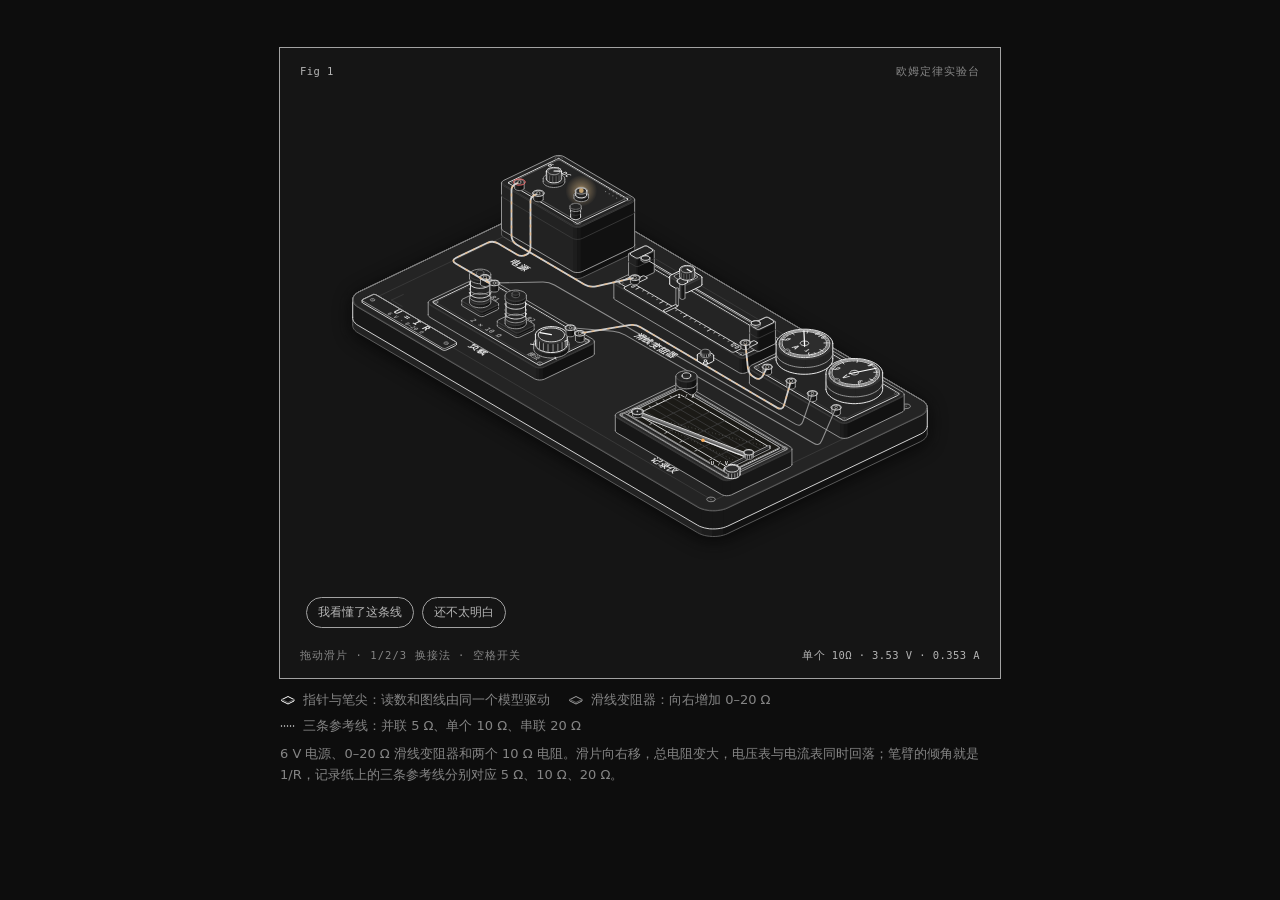
<file: adaptive-engine/figures/ohm-lab/ohm-lab.html>
<!doctype html><html lang="zh-CN"><head><meta charset="utf-8"><meta name="viewport" content="width=device-width, initial-scale=1"><title>欧姆定律实验台 · K12 自适应学习引擎</title><link rel="icon" href="data:,"><style>
.iso{
  --anatomy-page:#0b0b0b;--anatomy-card:#131313;--anatomy-text:#a3a3a3;--anatomy-strong:#e6e6e6;--anatomy-muted:#6e6e6e;
  --anatomy-paper:#131313;--anatomy-face:#1b1b1b;--anatomy-top:#1c1c1c;
  --anatomy-shade-0:#0f0f0f;--anatomy-shade-1:#121212;--anatomy-shade-2:#151515;--anatomy-shade-3:#181818;
  --anatomy-lit-top:#262626;--anatomy-lit-shade:#1d1d1d;
  --anatomy-hi:#d4d4d4;--anatomy-mid:#6a6a6a;--anatomy-lo:#3e3e3e;--anatomy-faint:#2a2a2a;--anatomy-lit:#ffffff;
  --anatomy-halo:#050505;--anatomy-halo-opacity:.9;--anatomy-dot:#e6e6e6;
  --anatomy-red:#ff6b6b;--anatomy-green:#6be0a0;--anatomy-blue:#6b9bff;
  --anatomy-weight:.6px;--anatomy-ease:cubic-bezier(.32,.72,0,1);
  --anatomy-mono:ui-monospace,"SF Mono",Menlo,Consolas,monospace;
  --anatomy-lift:inset 0 1px 0 0 #ffffff0a,inset 0 0 0 1px #ffffff06,0 0 0 1px #00000026,0 1px 1px -.5px #00000014,0 3px 3px -1.5px #00000014,0 6px 6px -3px #00000014,0 12px 12px -6px #00000014;
}
.iso[data-theme="light"]{
  --anatomy-page:#f2f2ef;--anatomy-card:#fbfbfa;--anatomy-text:#57575a;--anatomy-strong:#18181a;--anatomy-muted:#8c8c90;
  --anatomy-paper:#fbfbfa;--anatomy-face:#ffffff;--anatomy-top:#ffffff;
  --anatomy-shade-0:#dcdcd9;--anatomy-shade-1:#e5e5e2;--anatomy-shade-2:#ededea;--anatomy-shade-3:#f4f4f1;
  --anatomy-lit-top:#ffffff;--anatomy-lit-shade:#eeeeeb;
  --anatomy-hi:#26262a;--anatomy-mid:#8a8a8f;--anatomy-lo:#b4b4b8;--anatomy-faint:#d4d4d6;--anatomy-lit:#000000;
  --anatomy-halo:#8a8a80;--anatomy-halo-opacity:.32;--anatomy-dot:#3a3a3e;
  --anatomy-red:#e5484d;--anatomy-green:#30a46c;--anatomy-blue:#3e63dd;
  --anatomy-lift:inset 0 1px 0 0 #ffffff,0 0 0 1px #0000000f,0 1px 1px -.5px #0000000a,0 3px 3px -1.5px #0000000a,0 6px 6px -3px #0000000a,0 12px 12px -6px #0000000a;
}
.iso-svg{display:block;width:100%;height:auto;overflow:visible}
.iso-svg path,.iso-svg circle{vector-effect:non-scaling-stroke}
.iso-fill{fill:var(--anatomy-paper);stroke:none}
.iso-solid[data-lit]>.iso-fill{fill:var(--anatomy-face)}
.iso-shade,.iso-top{stroke:none}
.iso-shade[data-shade="0"]{fill:var(--anatomy-shade-0)}
.iso-shade[data-shade="1"]{fill:var(--anatomy-shade-1)}
.iso-shade[data-shade="2"]{fill:var(--anatomy-shade-2)}
.iso-shade[data-shade="3"]{fill:var(--anatomy-shade-3)}
.iso-top{fill:var(--anatomy-top)}
.iso-solid[data-lit]>.iso-top{fill:var(--anatomy-lit-top)}
.iso-solid[data-lit]>.iso-shade{fill:var(--anatomy-lit-shade)}
.iso-solid[data-seamless]>.iso-shade,.iso-solid[data-seamless]>.iso-top{stroke-width:.4;stroke-linejoin:round}
.iso-solid[data-seamless]>.iso-shade[data-shade="0"]{stroke:var(--anatomy-shade-0)}
.iso-solid[data-seamless]>.iso-shade[data-shade="1"]{stroke:var(--anatomy-shade-1)}
.iso-solid[data-seamless]>.iso-shade[data-shade="2"]{stroke:var(--anatomy-shade-2)}
.iso-solid[data-seamless]>.iso-shade[data-shade="3"]{stroke:var(--anatomy-shade-3)}
.iso-solid[data-seamless]>.iso-top{stroke:var(--anatomy-top)}
.iso-solid[data-seamless][data-lit]>.iso-top{stroke:var(--anatomy-lit-top)}
.iso-solid[data-seamless][data-lit]>.iso-shade{stroke:var(--anatomy-lit-shade)}
.iso-solid[data-lit]>.iso-edge{stroke:var(--anatomy-lit)}
.iso-halo{fill:var(--anatomy-halo);stroke:none;filter:blur(9px);opacity:var(--anatomy-halo-opacity);transform:translateY(3px)}
.iso-line{fill:none;stroke:var(--anatomy-lo);stroke-width:var(--anatomy-weight);stroke-linecap:round;stroke-linejoin:round}
.iso-line[data-tone="hi"]{stroke:var(--anatomy-hi)}
.iso-line[data-tone="mid"]{stroke:var(--anatomy-mid)}
.iso-line[data-tone="lo"]{stroke:var(--anatomy-lo)}
.iso-line[data-tone="faint"]{stroke:var(--anatomy-faint)}
.iso-line[data-tone="lit"]{stroke:var(--anatomy-lit)}
.iso-line[data-tone="red"]{stroke:var(--anatomy-red)}
.iso-line[data-tone="green"]{stroke:var(--anatomy-green)}
.iso-line[data-tone="blue"]{stroke:var(--anatomy-blue)}
.iso-line[data-dotted]{stroke-dasharray:.01 3.5;stroke-width:1}
.iso-line[data-dashed]{stroke-dasharray:3 3}
.iso-line[data-flow]{stroke-dasharray:2 6}
.iso-wire-end{fill:var(--anatomy-paper);stroke:var(--anatomy-lo);stroke-width:var(--anatomy-weight)}
.iso-wire[data-tone="hi"] .iso-wire-end{stroke:var(--anatomy-hi)}
.iso-wire[data-tone="mid"] .iso-wire-end{stroke:var(--anatomy-mid)}
.iso-wire[data-tone="faint"] .iso-wire-end{stroke:var(--anatomy-faint)}
.iso-wire[data-tone="lit"] .iso-wire-end{stroke:var(--anatomy-lit)}
.iso-dots circle{fill:var(--anatomy-dot);stroke:none;opacity:.32}
.iso-dots[data-tone="hi"] circle{opacity:.85}
.iso-dots[data-tone="mid"] circle{opacity:.45}
.iso-dots[data-tone="lo"] circle{opacity:.22}
.iso-dots[data-tone="faint"] circle{opacity:.12}
.iso-face-text{fill:var(--anatomy-mid);font-family:var(--anatomy-mono);letter-spacing:.04em}
.iso-face-text[data-tone="hi"]{fill:var(--anatomy-hi)}
.iso-face-text[data-tone="lo"]{fill:var(--anatomy-lo)}
.iso-face-text[data-tone="faint"]{fill:var(--anatomy-faint)}
.tb-body{fill:var(--anatomy-shade-2);stroke:none}
.tb-shine{fill:var(--anatomy-top);stroke:none}
.tb-shade{fill:var(--anatomy-shade-0);stroke:none}
.tb-ring{fill:none;stroke:var(--anatomy-lo);stroke-width:.45;stroke-linecap:butt;stroke-linejoin:round}
.tb-ring[data-tone="mid"]{stroke:var(--anatomy-mid)}
.tb-ring[data-tone="faint"]{stroke:var(--anatomy-faint)}
.tb-ring[data-tone="hi"]{stroke:var(--anatomy-hi)}
@keyframes iso-flow{to{stroke-dashoffset:-32}}
@keyframes iso-pulse{0%,100%{opacity:.18}12%{opacity:1}40%{opacity:.18}}
.iso-line[data-flow]{animation:iso-flow 1600ms linear infinite}
.iso-dots circle[data-pulse]{animation:iso-pulse 1600ms steps(1,end) infinite;animation-delay:var(--pulse-at,0ms)}
.iso-figure{margin:32px 0 36px}
.iso-plate{position:relative;padding:52px 24px;border-radius:0;background:var(--anatomy-card);box-shadow:0 0 0 1px var(--anatomy-mid);--anatomy-paper:var(--anatomy-card)}
.iso-plate-corners{position:absolute;inset:18px 20px;pointer-events:none}
.iso-plate-corner{position:absolute;color:var(--anatomy-muted);font-family:var(--anatomy-mono);font-size:10.5px;line-height:1;letter-spacing:.04em;white-space:nowrap}
.iso-plate-corner[data-corner="fig"]{top:0;left:0;color:var(--anatomy-text)}
.iso-plate-corner[data-corner="title"]{top:0;right:0;text-transform:uppercase;letter-spacing:.1em}
.iso-plate-corner[data-corner="hint"]{bottom:0;left:0;text-transform:uppercase;letter-spacing:.1em}
.iso-plate-corner[data-corner="readout"]{right:0;bottom:0;color:var(--anatomy-text);font-variant-numeric:tabular-nums}
.iso-plate .iso-svg{margin:0 auto}
.iso-legend{display:grid;gap:8px;margin-top:12px;color:var(--anatomy-muted);font-size:13px;line-height:1.55}
.iso-keys{display:flex;flex-wrap:wrap;gap:6px 18px}
.iso-key{display:inline-flex;align-items:center;gap:7px}
.iso-swatch{width:16px;height:10px;flex:none;overflow:visible}
.iso-swatch path{fill:none;stroke:var(--anatomy-hi);stroke-width:1;vector-effect:non-scaling-stroke;stroke-linejoin:round;stroke-linecap:round}
.iso-swatch[data-mark="raised"] path,.iso-swatch[data-mark="flat"] path{stroke:var(--anatomy-mid)}
.iso-swatch[data-mark="lit"] path{stroke:var(--anatomy-lit)}
.iso-swatch[data-mark="dim"] path{stroke:var(--anatomy-lo)}
.iso-swatch[data-mark="dotted"] path{stroke-dasharray:.01 3;stroke-width:1.4}
.iso-swatch[data-mark="dashed"] path{stroke-dasharray:3 2.5}
.iso-swatch[data-mark="red"] path{stroke:var(--anatomy-red)}
.iso-swatch[data-mark="green"] path{stroke:var(--anatomy-green)}
.iso-swatch[data-mark="blue"] path{stroke:var(--anatomy-blue)}
.iso-swatch-crease{stroke:var(--anatomy-lo)!important}
@media (max-width:560px){.iso-plate{padding:48px 12px 70px}.iso-plate-corner[data-corner="hint"]{bottom:18px}}
@media (prefers-reduced-motion:reduce){.iso-line[data-flow],.iso-dots circle[data-pulse]{animation:none}}

*{box-sizing:border-box}
html{color-scheme:light dark}
body{margin:0;background:var(--anatomy-page);color:var(--anatomy-text);font:14px/1.6 ui-sans-serif,system-ui,-apple-system,"Segoe UI","Noto Sans SC",sans-serif;-webkit-font-smoothing:antialiased}
body.ohm-embed{background:transparent}
.iso:not([data-theme="light"]){
  --anatomy-page:#0d0d0d;--anatomy-card:#151515;--anatomy-text:#b4b4b4;--anatomy-strong:#f0f0f0;--anatomy-muted:#858585;
  --anatomy-paper:#181818;--anatomy-face:#202020;--anatomy-top:#242424;
  --anatomy-shade-0:#111111;--anatomy-shade-1:#171717;--anatomy-shade-2:#1d1d1d;--anatomy-shade-3:#222222;
  --anatomy-lit-top:#2d2d2d;--anatomy-lit-shade:#242424;
  --anatomy-hi:#e6e6e6;--anatomy-mid:#a2a2a2;--anatomy-lo:#626262;--anatomy-faint:#3a3a3a;--anatomy-lit:#ffffff;--anatomy-weight:.9px;
  --anatomy-halo:#050505;--anatomy-halo-opacity:.9;--anatomy-dot:#f0f0f0;
  --ohm-live:#ffb15e;--ohm-glow-core:#ffcf86;--ohm-paper:#1b1a16;--ohm-paper-line:#8a8a8a;
  --ohm-body:#1c1c1c;--ohm-body-top:#292929;--ohm-body-shade:#171717;
  --ohm-arm:#545454;--ohm-arm-top:#6c6c6c;--ohm-base-top:#242424;--ohm-base-shade:#171717;--ohm-wire:#d0d0d0;
}
.iso[data-theme="light"]{
  --anatomy-page:#f1efe9;--anatomy-card:#fbfaf6;--anatomy-text:#4f4f52;--anatomy-strong:#19191b;--anatomy-muted:#85858a;
  --anatomy-paper:#fbfaf6;--anatomy-face:#ffffff;--anatomy-top:#ffffff;
  --anatomy-shade-0:#dedbd3;--anatomy-shade-1:#e7e4dc;--anatomy-shade-2:#efede6;--anatomy-shade-3:#f5f3ed;
  --anatomy-lit-top:#ffffff;--anatomy-lit-shade:#efede8;
  --anatomy-hi:#1b1b1e;--anatomy-mid:#6f6f76;--anatomy-lo:#a8a8ac;--anatomy-faint:#d2d0c8;--anatomy-lit:#000000;--anatomy-weight:.9px;
  --anatomy-halo:#8a8a80;--anatomy-halo-opacity:.3;--anatomy-dot:#3a3a3e;
  --ohm-live:#b45309;--ohm-glow-core:#d9820a;--ohm-paper:#f7f1e2;--ohm-paper-line:#7a7a7a;
  --ohm-body:#e9e6de;--ohm-body-top:#f4f1e9;--ohm-body-shade:#dedbd3;
  --ohm-arm:#b9b6ad;--ohm-arm-top:#d3d0c7;--ohm-base-top:#f7f3e9;--ohm-base-shade:#e7e2d6;--ohm-wire:#3f3f45;
}
.ohm-page{width:min(720px,100% - 32px);margin:48px auto 80px}
.ohm-page.embed{width:100%;margin:0;padding:0}
.iso-figure{margin:0}
.iso-plate{padding:52px 24px 50px}
.iso-stage{position:relative;border-radius:2px;outline:none;touch-action:pan-y}
.iso-stage:focus-visible{outline:1px solid var(--anatomy-mid);outline-offset:6px}
.iso-stage .iso-svg{user-select:none;-webkit-user-select:none}
.ohm-stage .iso-face-text{font-weight:600}
.ohm-base .iso-top{fill:var(--ohm-base-top)}
.ohm-base .iso-fill{fill:var(--ohm-base-shade)}
.ohm-base .iso-shade{fill:var(--ohm-base-shade)}
.ohm-chart-body .iso-fill{fill:var(--ohm-body)}
.ohm-chart-body .iso-top{fill:var(--ohm-body-top)}
.ohm-chart-body .iso-shade{fill:var(--ohm-body-shade)}
.ohm-chart-body .iso-edge{stroke:var(--anatomy-mid)}
.ohm-paper-sheet{fill:var(--ohm-paper);stroke:none}
.ohm-arm-fill{fill:var(--ohm-arm);stroke:none}
.ohm-arm-top{fill:var(--ohm-arm-top);stroke:none}
.ohm-stage[data-on] .ohm-glow{opacity:.9}
.ohm-glow{opacity:0;mix-blend-mode:screen;pointer-events:none;transition:opacity .45s var(--anatomy-ease)}
.iso[data-theme="light"] .ohm-glow{mix-blend-mode:multiply;opacity:0}
.iso[data-theme="light"] .ohm-stage[data-on] .ohm-glow{opacity:.4}
.iso .ohm-stage .ohm-cable-line{stroke:var(--ohm-wire);stroke-width:1.8;stroke-linecap:round;stroke-linejoin:round}
.iso .ohm-stage .ohm-sense .ohm-cable-line{stroke-width:1.1;opacity:.62}
.ohm-cable-end{fill:var(--ohm-paper);stroke:var(--anatomy-mid)}
.ohm-flow{stroke:var(--ohm-live);stroke-width:1.45;stroke-dasharray:2 10;opacity:0;transition:opacity .35s var(--anatomy-ease)}
.ohm-stage[data-on] .ohm-flow{opacity:.5;animation:iso-flow 1900ms linear infinite}
.ohm-needle{stroke-width:1.2;stroke-linecap:round}
.ohm-pointer{stroke-width:1.2;stroke-linecap:round}
.ohm-trace{stroke-width:1.35;stroke-linecap:round;stroke-linejoin:round;opacity:.55}
.ohm-trace[data-tone="hi"]{opacity:.95}
.ohm-screen-text{paint-order:stroke;stroke:var(--ohm-paper);stroke-width:1.5px;stroke-linejoin:round}
.ohm-guide{stroke-width:.9!important;opacity:.48}
.ohm-arm-slot{opacity:.5}
.ohm-trace-end{fill:var(--anatomy-mid);stroke:none;opacity:.75}
.ohm-trace-end[data-current]{fill:var(--ohm-live);opacity:1}
.ohm-actions{display:flex;flex-wrap:wrap;align-items:center;gap:8px;margin:14px 2px 0;font-size:12px;color:var(--anatomy-muted)}
.ohm-actions button{border:1px solid var(--anatomy-mid);background:transparent;color:var(--anatomy-text);border-radius:999px;padding:5px 11px;font:inherit;cursor:pointer;transition:border-color .18s,color .18s,background .18s}
.ohm-actions button:hover{border-color:var(--anatomy-hi);color:var(--anatomy-strong)}
.ohm-actions button[data-check="yes"]:hover{border-color:var(--anatomy-green);color:var(--anatomy-green)}
.ohm-actions button[data-check="no"]:hover{border-color:var(--anatomy-red);color:var(--anatomy-red)}
.ohm-actions button:disabled{opacity:.45;cursor:progress}
.ohm-status{font-size:11px;color:var(--anatomy-muted)}
.ohm-sr{position:absolute;width:1px;height:1px;padding:0;margin:-1px;overflow:hidden;clip:rect(0 0 0 0);white-space:nowrap;border:0}
.ohm-hits rect,.ohm-hits circle{pointer-events:all}
@media (prefers-reduced-motion:reduce){.ohm-flow{animation:none!important}.ohm-glow{transition:none}}
@media (max-width:560px){
  .ohm-page{width:100%;margin:0;padding:8px}
  .iso-plate{padding:48px 10px 62px}
  .iso-plate-corner{font-size:9.5px}
  .ohm-actions{gap:6px;margin-top:10px}
  .ohm-actions button{padding:5px 9px;font-size:11px}
}
/* 窄屏时提示与读数上下分行，避免互相压字 */
@media (max-width:720px){
  .iso-plate-corner[data-corner="hint"]{bottom:26px;max-width:62%;white-space:normal;line-height:1.35}
  .iso-plate-corner[data-corner="readout"]{bottom:4px;left:0;right:0;text-align:left}
}
</style></head><body class="iso" data-theme="dark"><main class="ohm-page"><figure class="iso-figure"><div class="iso-plate"><div class="iso-plate-corners" aria-hidden="true"><span class="iso-plate-corner" data-corner="fig">Fig 1</span><span class="iso-plate-corner" data-corner="title">欧姆定律实验台</span><span class="iso-plate-corner" data-corner="hint">拖动滑片 · 1/2/3 换接法 · 空格开关</span><span class="iso-plate-corner" data-corner="readout" data-readout>单个 10Ω · 3.53 V · 0.353 A</span></div><div class="iso-stage ohm-stage" data-on data-mastery="unknown" tabindex="0" role="group" aria-label="欧姆定律实验台。左右方向键调节滑线变阻器，数字 1、2、3 切换单个、串联、并联接法，空格开关电源。"><svg xmlns="http://www.w3.org/2000/svg" class="iso-svg ohm-svg" viewBox="0 0 640 460" role="img" aria-label="欧姆定律实验台：6 V 电源、滑线变阻器、两个 10 Ω 电阻、电流表、电压表和 I-U 记录仪"><defs><radialGradient id="ohm-lamp-glow" cx="50%" cy="50%" r="50%"><stop offset="0" stop-color="var(--ohm-glow-core)" stop-opacity=".95"/><stop offset=".35" stop-color="var(--ohm-glow-core)" stop-opacity=".38"/><stop offset="1" stop-color="var(--ohm-glow-core)" stop-opacity="0"/></radialGradient></defs><g class="iso-solid"><path class="iso-halo" d="M46.4 189.7L46.7 188.3L47.4 186.9L48.3 185.6L49.6 184.4L51.2 183.3L53.1 182.3L236.4 94.8L238.5 93.9L240.8 93.2L243.2 92.7L245.8 92.3L248.4 92.1L251 92.1L253.7 92.2L256.2 92.6L258.7 93.1L261 93.8L263.2 94.6L265.1 95.6L588.4 285.9L590.1 287L591.4 288.2L592.5 289.5L593.2 290.9L593.6 292.3L593.6 293.7L593.6 318L593.3 319.4L592.6 320.8L591.7 322.1L590.4 323.3L588.8 324.4L586.9 325.5L403.6 412.9L401.5 413.8L399.2 414.5L396.8 415.1L394.2 415.5L391.6 415.7L389 415.7L386.3 415.5L383.8 415.2L381.3 414.7L379 414L376.8 413.1L374.9 412.1L51.6 221.8L49.9 220.7L48.6 219.5L47.5 218.2L46.8 216.9L46.4 215.5L46.4 214.1Z"/><path class="iso-fill" d="M46.4 189.7L46.7 188.3L47.4 186.9L48.3 185.6L49.6 184.4L51.2 183.3L53.1 182.3L236.4 94.8L238.5 93.9L240.8 93.2L243.2 92.7L245.8 92.3L248.4 92.1L251 92.1L253.7 92.2L256.2 92.6L258.7 93.1L261 93.8L263.2 94.6L265.1 95.6L588.4 285.9L590.1 287L591.4 288.2L592.5 289.5L593.2 290.9L593.6 292.3L593.6 293.7L593.6 318L593.3 319.4L592.6 320.8L591.7 322.1L590.4 323.3L588.8 324.4L586.9 325.5L403.6 412.9L401.5 413.8L399.2 414.5L396.8 415.1L394.2 415.5L391.6 415.7L389 415.7L386.3 415.5L383.8 415.2L381.3 414.7L379 414L376.8 413.1L374.9 412.1L51.6 221.8L49.9 220.7L48.6 219.5L47.5 218.2L46.8 216.9L46.4 215.5L46.4 214.1Z"/><path class="iso-shade" data-shade="0" d="M593.6 318L593.3 319.4L593.3 295.1L593.6 293.7ZM593.3 319.4L592.6 320.8L592.6 296.4L593.3 295.1ZM592.6 320.8L591.7 322.1L591.7 297.7L592.6 296.4ZM591.7 322.1L590.4 323.3L590.4 299L591.7 297.7ZM590.4 323.3L588.8 324.4L588.8 300.1L590.4 299ZM588.8 324.4L586.9 325.5L586.9 301.1L588.8 300.1ZM586.9 325.5L403.6 412.9L403.6 388.6L586.9 301.1ZM403.6 412.9L401.5 413.8L401.5 389.4L403.6 388.6ZM401.5 413.8L399.2 414.5L399.2 390.2L401.5 389.4Z"/><path class="iso-shade" data-shade="1" d="M399.2 414.5L396.8 415.1L396.8 390.7L399.2 390.2ZM396.8 415.1L394.2 415.5L394.2 391.1L396.8 390.7ZM394.2 415.5L391.6 415.7L391.6 391.3L394.2 391.1ZM391.6 415.7L389 415.7L389 391.3L391.6 391.3Z"/><path class="iso-shade" data-shade="2" d="M389 415.7L386.3 415.5L386.3 391.2L389 391.3ZM386.3 415.5L383.8 415.2L383.8 390.8L386.3 391.2ZM383.8 415.2L381.3 414.7L381.3 390.3L383.8 390.8ZM381.3 414.7L379 414L379 389.6L381.3 390.3Z"/><path class="iso-shade" data-shade="3" d="M379 414L376.8 413.1L376.8 388.8L379 389.6ZM376.8 413.1L374.9 412.1L374.9 387.8L376.8 388.8ZM374.9 412.1L51.6 221.8L51.6 197.5L374.9 387.8ZM51.6 221.8L49.9 220.7L49.9 196.4L51.6 197.5ZM49.9 220.7L48.6 219.5L48.6 195.1L49.9 196.4ZM48.6 219.5L47.5 218.2L47.5 193.9L48.6 195.1ZM47.5 218.2L46.8 216.9L46.8 192.5L47.5 193.9ZM46.8 216.9L46.4 215.5L46.4 191.1L46.8 192.5ZM46.4 215.5L46.4 214.1L46.4 189.7L46.4 191.1Z"/><path class="iso-top" d="M588.4 285.9L590.1 287L591.4 288.2L592.5 289.5L593.2 290.9L593.6 292.3L593.6 293.7L593.3 295.1L592.6 296.4L591.7 297.7L590.4 299L588.8 300.1L586.9 301.1L403.6 388.6L401.5 389.4L399.2 390.2L396.8 390.7L394.2 391.1L391.6 391.3L389 391.3L386.3 391.2L383.8 390.8L381.3 390.3L379 389.6L376.8 388.8L374.9 387.8L51.6 197.5L49.9 196.4L48.6 195.1L47.5 193.9L46.8 192.5L46.4 191.1L46.4 189.7L46.7 188.3L47.4 186.9L48.3 185.6L49.6 184.4L51.2 183.3L53.1 182.3L236.4 94.8L238.5 93.9L240.8 93.2L243.2 92.7L245.8 92.3L248.4 92.1L251 92.1L253.7 92.2L256.2 92.6L258.7 93.1L261 93.8L263.2 94.6L265.1 95.6Z"/><path class="iso-line iso-crease" data-tone="faint" d="M593.6 293.7L593.3 295.1L592.6 296.4L591.7 297.7L590.4 299L588.8 300.1L586.9 301.1L403.6 388.6L401.5 389.4L399.2 390.2L396.8 390.7L394.2 391.1L391.6 391.3L389 391.3L386.3 391.2L383.8 390.8L381.3 390.3L379 389.6L376.8 388.8L374.9 387.8L51.6 197.5L49.9 196.4L48.6 195.1L47.5 193.9L46.8 192.5L46.4 191.1L46.4 189.7"/><path class="iso-line iso-bevel" data-tone="faint" d="M593.6 293.7L592 294.9L591.4 296.2L590.4 297.4L589.2 298.6L587.8 299.6L586 300.6L402.7 388L400.7 388.9L398.6 389.5L396.3 390L394 390.4L391.5 390.6L389 390.6L386.6 390.5L384.2 390.1L381.9 389.6L379.7 389L377.7 388.2L375.9 387.3L52.6 197L51 195.9L49.8 194.8L48.8 193.6L48.1 192.4L47.8 191.1L46.4 189.7"/><path class="iso-line iso-edge" data-tone="lo" d="M46.4 189.7L46.7 188.3L47.4 186.9L48.3 185.6L49.6 184.4L51.2 183.3L53.1 182.3L236.4 94.8L238.5 93.9L240.8 93.2L243.2 92.7L245.8 92.3L248.4 92.1L251 92.1L253.7 92.2L256.2 92.6L258.7 93.1L261 93.8L263.2 94.6L265.1 95.6L588.4 285.9L590.1 287L591.4 288.2L592.5 289.5L593.2 290.9L593.6 292.3L593.6 293.7M593.6 318L593.3 319.4L592.6 320.8L591.7 322.1L590.4 323.3L588.8 324.4L586.9 325.5L403.6 412.9L401.5 413.8L399.2 414.5L396.8 415.1L394.2 415.5L391.6 415.7L389 415.7L386.3 415.5L383.8 415.2L381.3 414.7L379 414L376.8 413.1L374.9 412.1L51.6 221.8L49.9 220.7L48.6 219.5L47.5 218.2L46.8 216.9L46.4 215.5L46.4 214.1M593.6 293.7L593.6 318M46.4 189.7L46.4 214.1"/></g><g class="iso-solid"><path class="iso-fill" d="M243.1 124.9L243.5 123.7L244.5 122.6L246 121.6L247.9 121L250 120.6L252.3 120.5L254.6 120.7L256.7 121.2L258.4 122L259.7 123L260.5 124.1L260.6 125.4L260.6 132.5L260.2 133.7L259.2 134.8L257.7 135.7L255.9 136.4L253.7 136.8L251.4 136.9L249.2 136.7L247.1 136.2L245.3 135.4L244 134.4L243.3 133.2L243.1 132Z"/><path class="iso-shade" data-shade="0" d="M257.7 135.7L255.9 136.4L255.9 129.3L257.7 128.6ZM260.6 132.5L260.2 133.7L260.2 126.5L260.6 125.4ZM260.2 133.7L259.2 134.8L259.2 127.6L260.2 126.5ZM259.2 134.8L257.7 135.7L257.7 128.6L259.2 127.6Z"/><path class="iso-shade" data-shade="1" d="M255.9 136.4L253.7 136.8L253.7 129.7L255.9 129.3ZM253.7 136.8L251.4 136.9L251.4 129.8L253.7 129.7Z"/><path class="iso-shade" data-shade="2" d="M251.4 136.9L249.2 136.7L249.2 129.5L251.4 129.8ZM249.2 136.7L247.1 136.2L247.1 129L249.2 129.5Z"/><path class="iso-shade" data-shade="3" d="M247.1 136.2L245.3 135.4L245.3 128.2L247.1 129ZM245.3 135.4L244 134.4L244 127.2L245.3 128.2ZM244 134.4L243.3 133.2L243.3 126.1L244 127.2ZM243.3 133.2L243.1 132L243.1 124.9L243.3 126.1Z"/><path class="iso-top" d="M257.7 128.6L255.9 129.3L253.7 129.7L251.4 129.8L249.2 129.5L247.1 129L245.3 128.2L244 127.2L243.3 126.1L243.1 124.9L243.5 123.7L244.5 122.6L246 121.6L247.9 121L250 120.6L252.3 120.5L254.6 120.7L256.7 121.2L258.4 122L259.7 123L260.5 124.1L260.6 125.4L260.2 126.5L259.2 127.6Z"/><path class="iso-line iso-crease" data-tone="faint" d="M260.6 125.4L260.2 126.5L259.2 127.6L257.7 128.6L255.9 129.3L253.7 129.7L251.4 129.8L249.2 129.5L247.1 129L245.3 128.2L244 127.2L243.3 126.1L243.1 124.9"/><path class="iso-line iso-bevel" data-tone="faint" d="M260.6 125.4L259.4 126.4L258.5 127.4L257.2 128.2L255.5 128.9L253.5 129.2L251.5 129.3L249.4 129.1L247.5 128.6L246 127.9L244.8 127L244.1 126L243.1 124.9"/><path class="iso-line iso-edge" data-tone="mid" d="M243.1 124.9L243.5 123.7L244.5 122.6L246 121.6L247.9 121L250 120.6L252.3 120.5L254.6 120.7L256.7 121.2L258.4 122L259.7 123L260.5 124.1L260.6 125.4M260.6 132.5L260.2 133.7L259.2 134.8L257.7 135.7L255.9 136.4L253.7 136.8L251.4 136.9L249.2 136.7L247.1 136.2L245.3 135.4L244 134.4L243.3 133.2L243.1 132M243.1 124.9L243.1 132M260.6 125.4L260.6 132.5"/></g><g class="iso-solid"><path class="iso-fill" d="M246.2 132.6L246.2 131.6L246.9 130.8L248 130L249.5 129.5L251.3 129.2L253.1 129.3L254.7 129.6L256.1 130.2L257.1 131L257.6 132L257.6 134.5L257.5 135.5L256.8 136.4L255.7 137.1L254.2 137.6L252.5 137.9L250.7 137.8L249 137.5L247.6 136.9L246.6 136.1L246.2 135.2Z"/><path class="iso-shade" data-shade="0" d="M255.7 137.1L254.2 137.6L254.2 135.1L255.7 134.5ZM257.6 134.5L257.5 135.5L257.5 132.9L257.6 132ZM257.5 135.5L256.8 136.4L256.8 133.8L257.5 132.9ZM256.8 136.4L255.7 137.1L255.7 134.5L256.8 133.8Z"/><path class="iso-shade" data-shade="1" d="M254.2 137.6L252.5 137.9L252.5 135.3L254.2 135.1Z"/><path class="iso-shade" data-shade="2" d="M252.5 137.9L250.7 137.8L250.7 135.3L252.5 135.3ZM250.7 137.8L249 137.5L249 134.9L250.7 135.3Z"/><path class="iso-shade" data-shade="3" d="M249 137.5L247.6 136.9L247.6 134.3L249 134.9ZM247.6 136.9L246.6 136.1L246.6 133.5L247.6 134.3ZM246.6 136.1L246.2 135.2L246.2 132.6L246.6 133.5Z"/><path class="iso-top" d="M255.7 134.5L254.2 135.1L252.5 135.3L250.7 135.3L249 134.9L247.6 134.3L246.6 133.5L246.2 132.6L246.2 131.6L246.9 130.8L248 130L249.5 129.5L251.3 129.2L253.1 129.3L254.7 129.6L256.1 130.2L257.1 131L257.6 132L257.5 132.9L256.8 133.8Z"/><path class="iso-line iso-crease" data-tone="faint" d="M257.6 132L257.5 132.9L256.8 133.8L255.7 134.5L254.2 135.1L252.5 135.3L250.7 135.3L249 134.9L247.6 134.3L246.6 133.5L246.2 132.6"/><path class="iso-line iso-bevel" data-tone="faint" d="M257.6 132L257.2 132.9L256.5 133.7L255.5 134.4L254.1 134.9L252.4 135.1L250.7 135.1L249.2 134.8L247.8 134.2L246.9 133.4L246.2 132.6"/><path class="iso-line iso-edge" data-tone="lo" d="M246.2 132.6L246.2 131.6L246.9 130.8L248 130L249.5 129.5L251.3 129.2L253.1 129.3L254.7 129.6L256.1 130.2L257.1 131L257.6 132M257.6 134.5L257.5 135.5L256.8 136.4L255.7 137.1L254.2 137.6L252.5 137.9L250.7 137.8L249 137.5L247.6 136.9L246.6 136.1L246.2 135.2M246.2 132.6L246.2 135.2M257.6 132L257.6 134.5"/></g><g class="iso-solid"><path class="iso-fill" d="M555.2 308.5L555.6 307.3L556.6 306.2L558.1 305.3L560 304.6L562.1 304.2L564.4 304.1L566.7 304.3L568.7 304.9L570.5 305.7L571.8 306.7L572.5 307.8L572.7 309L572.7 316.2L572.3 317.4L571.3 318.5L569.8 319.4L567.9 320.1L565.8 320.5L563.5 320.6L561.2 320.4L559.2 319.8L557.4 319.1L556.1 318.1L555.3 316.9L555.2 315.7Z"/><path class="iso-shade" data-shade="0" d="M569.8 319.4L567.9 320.1L567.9 312.9L569.8 312.2ZM572.7 316.2L572.3 317.4L572.3 310.2L572.7 309ZM572.3 317.4L571.3 318.5L571.3 311.3L572.3 310.2ZM571.3 318.5L569.8 319.4L569.8 312.2L571.3 311.3Z"/><path class="iso-shade" data-shade="1" d="M567.9 320.1L565.8 320.5L565.8 313.3L567.9 312.9ZM565.8 320.5L563.5 320.6L563.5 313.4L565.8 313.3Z"/><path class="iso-shade" data-shade="2" d="M563.5 320.6L561.2 320.4L561.2 313.2L563.5 313.4ZM561.2 320.4L559.2 319.8L559.2 312.7L561.2 313.2Z"/><path class="iso-shade" data-shade="3" d="M559.2 319.8L557.4 319.1L557.4 311.9L559.2 312.7ZM557.4 319.1L556.1 318.1L556.1 310.9L557.4 311.9ZM556.1 318.1L555.3 316.9L555.3 309.7L556.1 310.9ZM555.3 316.9L555.2 315.7L555.2 308.5L555.3 309.7Z"/><path class="iso-top" d="M569.8 312.2L567.9 312.9L565.8 313.3L563.5 313.4L561.2 313.2L559.2 312.7L557.4 311.9L556.1 310.9L555.3 309.7L555.2 308.5L555.6 307.3L556.6 306.2L558.1 305.3L560 304.6L562.1 304.2L564.4 304.1L566.7 304.3L568.7 304.9L570.5 305.7L571.8 306.7L572.5 307.8L572.7 309L572.3 310.2L571.3 311.3Z"/><path class="iso-line iso-crease" data-tone="faint" d="M572.7 309L572.3 310.2L571.3 311.3L569.8 312.2L567.9 312.9L565.8 313.3L563.5 313.4L561.2 313.2L559.2 312.7L557.4 311.9L556.1 310.9L555.3 309.7L555.2 308.5"/><path class="iso-line iso-bevel" data-tone="faint" d="M572.7 309L571.5 310.1L570.6 311.1L569.3 311.9L567.5 312.5L565.6 312.9L563.5 313L561.5 312.8L559.6 312.3L558 311.6L556.9 310.7L556.2 309.7L555.2 308.5"/><path class="iso-line iso-edge" data-tone="mid" d="M555.2 308.5L555.6 307.3L556.6 306.2L558.1 305.3L560 304.6L562.1 304.2L564.4 304.1L566.7 304.3L568.7 304.9L570.5 305.7L571.8 306.7L572.5 307.8L572.7 309M572.7 316.2L572.3 317.4L571.3 318.5L569.8 319.4L567.9 320.1L565.8 320.5L563.5 320.6L561.2 320.4L559.2 319.8L557.4 319.1L556.1 318.1L555.3 316.9L555.2 315.7M555.2 308.5L555.2 315.7M572.7 309L572.7 316.2"/></g><g class="iso-solid"><path class="iso-fill" d="M558.2 316.3L558.3 315.3L559 314.4L560.1 313.7L561.6 313.2L563.3 312.9L565.1 313L566.8 313.3L568.2 313.9L569.2 314.7L569.7 315.6L569.7 318.2L569.6 319.2L568.9 320L567.8 320.8L566.3 321.3L564.5 321.5L562.7 321.5L561.1 321.2L559.7 320.6L558.7 319.8L558.2 318.8Z"/><path class="iso-shade" data-shade="0" d="M567.8 320.8L566.3 321.3L566.3 318.7L567.8 318.2ZM569.7 318.2L569.6 319.2L569.6 316.6L569.7 315.6ZM569.6 319.2L568.9 320L568.9 317.5L569.6 316.6ZM568.9 320L567.8 320.8L567.8 318.2L568.9 317.5Z"/><path class="iso-shade" data-shade="1" d="M566.3 321.3L564.5 321.5L564.5 319L566.3 318.7Z"/><path class="iso-shade" data-shade="2" d="M564.5 321.5L562.7 321.5L562.7 318.9L564.5 319ZM562.7 321.5L561.1 321.2L561.1 318.6L562.7 318.9Z"/><path class="iso-shade" data-shade="3" d="M561.1 321.2L559.7 320.6L559.7 318L561.1 318.6ZM559.7 320.6L558.7 319.8L558.7 317.2L559.7 318ZM558.7 319.8L558.2 318.8L558.2 316.3L558.7 317.2Z"/><path class="iso-top" d="M567.8 318.2L566.3 318.7L564.5 319L562.7 318.9L561.1 318.6L559.7 318L558.7 317.2L558.2 316.3L558.3 315.3L559 314.4L560.1 313.7L561.6 313.2L563.3 312.9L565.1 313L566.8 313.3L568.2 313.9L569.2 314.7L569.7 315.6L569.6 316.6L568.9 317.5Z"/><path class="iso-line iso-crease" data-tone="faint" d="M569.7 315.6L569.6 316.6L568.9 317.5L567.8 318.2L566.3 318.7L564.5 319L562.7 318.9L561.1 318.6L559.7 318L558.7 317.2L558.2 316.3"/><path class="iso-line iso-bevel" data-tone="faint" d="M569.7 315.6L569.2 316.5L568.6 317.4L567.6 318.1L566.1 318.6L564.5 318.8L562.8 318.7L561.2 318.4L559.9 317.9L559 317.1L558.2 316.3"/><path class="iso-line iso-edge" data-tone="lo" d="M558.2 316.3L558.3 315.3L559 314.4L560.1 313.7L561.6 313.2L563.3 312.9L565.1 313L566.8 313.3L568.2 313.9L569.2 314.7L569.7 315.6M569.7 318.2L569.6 319.2L568.9 320L567.8 320.8L566.3 321.3L564.5 321.5L562.7 321.5L561.1 321.2L559.7 320.6L558.7 319.8L558.2 318.8M558.2 316.3L558.2 318.8M569.7 315.6L569.7 318.2"/></g><g class="iso-solid"><path class="iso-fill" d="M67.3 208.8L67.7 207.6L68.7 206.5L70.2 205.5L72.1 204.8L74.2 204.4L76.5 204.3L78.8 204.6L80.8 205.1L82.6 205.9L83.9 206.9L84.7 208L84.8 209.2L84.8 216.4L84.4 217.6L83.4 218.7L81.9 219.6L80 220.3L77.9 220.7L75.6 220.8L73.3 220.6L71.3 220.1L69.5 219.3L68.2 218.3L67.5 217.1L67.3 215.9Z"/><path class="iso-shade" data-shade="0" d="M81.9 219.6L80 220.3L80 213.1L81.9 212.5ZM84.8 216.4L84.4 217.6L84.4 210.4L84.8 209.2ZM84.4 217.6L83.4 218.7L83.4 211.5L84.4 210.4ZM83.4 218.7L81.9 219.6L81.9 212.5L83.4 211.5Z"/><path class="iso-shade" data-shade="1" d="M80 220.3L77.9 220.7L77.9 213.5L80 213.1ZM77.9 220.7L75.6 220.8L75.6 213.6L77.9 213.5Z"/><path class="iso-shade" data-shade="2" d="M75.6 220.8L73.3 220.6L73.3 213.4L75.6 213.6ZM73.3 220.6L71.3 220.1L71.3 212.9L73.3 213.4Z"/><path class="iso-shade" data-shade="3" d="M71.3 220.1L69.5 219.3L69.5 212.1L71.3 212.9ZM69.5 219.3L68.2 218.3L68.2 211.1L69.5 212.1ZM68.2 218.3L67.5 217.1L67.5 210L68.2 211.1ZM67.5 217.1L67.3 215.9L67.3 208.8L67.5 210Z"/><path class="iso-top" d="M81.9 212.5L80 213.1L77.9 213.5L75.6 213.6L73.3 213.4L71.3 212.9L69.5 212.1L68.2 211.1L67.5 210L67.3 208.8L67.7 207.6L68.7 206.5L70.2 205.5L72.1 204.8L74.2 204.4L76.5 204.3L78.8 204.6L80.8 205.1L82.6 205.9L83.9 206.9L84.7 208L84.8 209.2L84.4 210.4L83.4 211.5Z"/><path class="iso-line iso-crease" data-tone="faint" d="M84.8 209.2L84.4 210.4L83.4 211.5L81.9 212.5L80 213.1L77.9 213.5L75.6 213.6L73.3 213.4L71.3 212.9L69.5 212.1L68.2 211.1L67.5 210L67.3 208.8"/><path class="iso-line iso-bevel" data-tone="faint" d="M84.8 209.2L83.6 210.3L82.7 211.3L81.4 212.1L79.7 212.7L77.7 213.1L75.6 213.2L73.6 213L71.7 212.5L70.2 211.8L69 210.9L68.3 209.9L67.3 208.8"/><path class="iso-line iso-edge" data-tone="mid" d="M67.3 208.8L67.7 207.6L68.7 206.5L70.2 205.5L72.1 204.8L74.2 204.4L76.5 204.3L78.8 204.6L80.8 205.1L82.6 205.9L83.9 206.9L84.7 208L84.8 209.2M84.8 216.4L84.4 217.6L83.4 218.7L81.9 219.6L80 220.3L77.9 220.7L75.6 220.8L73.3 220.6L71.3 220.1L69.5 219.3L68.2 218.3L67.5 217.1L67.3 215.9M67.3 208.8L67.3 215.9M84.8 209.2L84.8 216.4"/></g><g class="iso-solid"><path class="iso-fill" d="M70.3 216.5L70.4 215.5L71.1 214.6L72.2 213.9L73.7 213.4L75.5 213.1L77.3 213.2L78.9 213.5L80.3 214.1L81.3 214.9L81.8 215.8L81.8 218.4L81.7 219.4L81 220.3L79.9 221L78.4 221.5L76.7 221.8L74.9 221.7L73.2 221.4L71.8 220.8L70.8 220L70.3 219.1Z"/><path class="iso-shade" data-shade="0" d="M79.9 221L78.4 221.5L78.4 218.9L79.9 218.4ZM81.8 218.4L81.7 219.4L81.7 216.8L81.8 215.8ZM81.7 219.4L81 220.3L81 217.7L81.7 216.8ZM81 220.3L79.9 221L79.9 218.4L81 217.7Z"/><path class="iso-shade" data-shade="1" d="M78.4 221.5L76.7 221.8L76.7 219.2L78.4 218.9Z"/><path class="iso-shade" data-shade="2" d="M76.7 221.8L74.9 221.7L74.9 219.1L76.7 219.2ZM74.9 221.7L73.2 221.4L73.2 218.8L74.9 219.1Z"/><path class="iso-shade" data-shade="3" d="M73.2 221.4L71.8 220.8L71.8 218.2L73.2 218.8ZM71.8 220.8L70.8 220L70.8 217.4L71.8 218.2ZM70.8 220L70.3 219.1L70.3 216.5L70.8 217.4Z"/><path class="iso-top" d="M79.9 218.4L78.4 218.9L76.7 219.2L74.9 219.1L73.2 218.8L71.8 218.2L70.8 217.4L70.3 216.5L70.4 215.5L71.1 214.6L72.2 213.9L73.7 213.4L75.5 213.1L77.3 213.2L78.9 213.5L80.3 214.1L81.3 214.9L81.8 215.8L81.7 216.8L81 217.7Z"/><path class="iso-line iso-crease" data-tone="faint" d="M81.8 215.8L81.7 216.8L81 217.7L79.9 218.4L78.4 218.9L76.7 219.2L74.9 219.1L73.2 218.8L71.8 218.2L70.8 217.4L70.3 216.5"/><path class="iso-line iso-bevel" data-tone="faint" d="M81.8 215.8L81.3 216.8L80.7 217.6L79.7 218.3L78.3 218.8L76.6 219L74.9 219L73.4 218.6L72 218.1L71.1 217.3L70.3 216.5"/><path class="iso-line iso-edge" data-tone="lo" d="M70.3 216.5L70.4 215.5L71.1 214.6L72.2 213.9L73.7 213.4L75.5 213.1L77.3 213.2L78.9 213.5L80.3 214.1L81.3 214.9L81.8 215.8M81.8 218.4L81.7 219.4L81 220.3L79.9 221L78.4 221.5L76.7 221.8L74.9 221.7L73.2 221.4L71.8 220.8L70.8 220L70.3 219.1M70.3 216.5L70.3 219.1M81.8 215.8L81.8 218.4"/></g><g class="iso-solid"><path class="iso-fill" d="M379.4 392.4L379.8 391.2L380.8 390.1L382.3 389.2L384.1 388.5L386.3 388.1L388.6 388L390.8 388.2L392.9 388.8L394.7 389.5L396 390.5L396.7 391.7L396.9 392.9L396.9 400.1L396.5 401.3L395.5 402.4L394 403.3L392.1 404L390 404.4L387.7 404.5L385.4 404.3L383.3 403.7L381.6 402.9L380.3 401.9L379.5 400.8L379.4 399.6Z"/><path class="iso-shade" data-shade="0" d="M394 403.3L392.1 404L392.1 396.8L394 396.1ZM396.9 400.1L396.5 401.3L396.5 394.1L396.9 392.9ZM396.5 401.3L395.5 402.4L395.5 395.2L396.5 394.1ZM395.5 402.4L394 403.3L394 396.1L395.5 395.2Z"/><path class="iso-shade" data-shade="1" d="M392.1 404L390 404.4L390 397.2L392.1 396.8ZM390 404.4L387.7 404.5L387.7 397.3L390 397.2Z"/><path class="iso-shade" data-shade="2" d="M387.7 404.5L385.4 404.3L385.4 397.1L387.7 397.3ZM385.4 404.3L383.3 403.7L383.3 396.6L385.4 397.1Z"/><path class="iso-shade" data-shade="3" d="M383.3 403.7L381.6 402.9L381.6 395.8L383.3 396.6ZM381.6 402.9L380.3 401.9L380.3 394.8L381.6 395.8ZM380.3 401.9L379.5 400.8L379.5 393.6L380.3 394.8ZM379.5 400.8L379.4 399.6L379.4 392.4L379.5 393.6Z"/><path class="iso-top" d="M394 396.1L392.1 396.8L390 397.2L387.7 397.3L385.4 397.1L383.3 396.6L381.6 395.8L380.3 394.8L379.5 393.6L379.4 392.4L379.8 391.2L380.8 390.1L382.3 389.2L384.1 388.5L386.3 388.1L388.6 388L390.8 388.2L392.9 388.8L394.7 389.5L396 390.5L396.7 391.7L396.9 392.9L396.5 394.1L395.5 395.2Z"/><path class="iso-line iso-crease" data-tone="faint" d="M396.9 392.9L396.5 394.1L395.5 395.2L394 396.1L392.1 396.8L390 397.2L387.7 397.3L385.4 397.1L383.3 396.6L381.6 395.8L380.3 394.8L379.5 393.6L379.4 392.4"/><path class="iso-line iso-bevel" data-tone="faint" d="M396.9 392.9L395.7 394L394.8 395L393.4 395.8L391.7 396.4L389.8 396.8L387.7 396.9L385.7 396.7L383.8 396.2L382.2 395.5L381.1 394.6L380.4 393.5L379.4 392.4"/><path class="iso-line iso-edge" data-tone="mid" d="M379.4 392.4L379.8 391.2L380.8 390.1L382.3 389.2L384.1 388.5L386.3 388.1L388.6 388L390.8 388.2L392.9 388.8L394.7 389.5L396 390.5L396.7 391.7L396.9 392.9M396.9 400.1L396.5 401.3L395.5 402.4L394 403.3L392.1 404L390 404.4L387.7 404.5L385.4 404.3L383.3 403.7L381.6 402.9L380.3 401.9L379.5 400.8L379.4 399.6M379.4 392.4L379.4 399.6M396.9 392.9L396.9 400.1"/></g><g class="iso-solid"><path class="iso-fill" d="M382.4 400.1L382.5 399.2L383.2 398.3L384.3 397.6L385.8 397L387.5 396.8L389.3 396.8L391 397.2L392.4 397.8L393.4 398.6L393.8 399.5L393.8 402.1L393.8 403L393.1 403.9L392 404.7L390.5 405.2L388.7 405.4L386.9 405.4L385.3 405L383.9 404.4L382.9 403.6L382.4 402.7Z"/><path class="iso-shade" data-shade="0" d="M392 404.7L390.5 405.2L390.5 402.6L392 402.1ZM393.8 402.1L393.8 403L393.8 400.5L393.8 399.5ZM393.8 403L393.1 403.9L393.1 401.3L393.8 400.5ZM393.1 403.9L392 404.7L392 402.1L393.1 401.3Z"/><path class="iso-shade" data-shade="1" d="M390.5 405.2L388.7 405.4L388.7 402.9L390.5 402.6Z"/><path class="iso-shade" data-shade="2" d="M388.7 405.4L386.9 405.4L386.9 402.8L388.7 402.9ZM386.9 405.4L385.3 405L385.3 402.5L386.9 402.8Z"/><path class="iso-shade" data-shade="3" d="M385.3 405L383.9 404.4L383.9 401.9L385.3 402.5ZM383.9 404.4L382.9 403.6L382.9 401.1L383.9 401.9ZM382.9 403.6L382.4 402.7L382.4 400.1L382.9 401.1Z"/><path class="iso-top" d="M392 402.1L390.5 402.6L388.7 402.9L386.9 402.8L385.3 402.5L383.9 401.9L382.9 401.1L382.4 400.1L382.5 399.2L383.2 398.3L384.3 397.6L385.8 397L387.5 396.8L389.3 396.8L391 397.2L392.4 397.8L393.4 398.6L393.8 399.5L393.8 400.5L393.1 401.3Z"/><path class="iso-line iso-crease" data-tone="faint" d="M393.8 399.5L393.8 400.5L393.1 401.3L392 402.1L390.5 402.6L388.7 402.9L386.9 402.8L385.3 402.5L383.9 401.9L382.9 401.1L382.4 400.1"/><path class="iso-line iso-bevel" data-tone="faint" d="M393.8 399.5L393.4 400.4L392.8 401.3L391.8 402L390.3 402.4L388.7 402.7L387 402.6L385.4 402.3L384.1 401.7L383.2 401L382.4 400.1"/><path class="iso-line iso-edge" data-tone="lo" d="M382.4 400.1L382.5 399.2L383.2 398.3L384.3 397.6L385.8 397L387.5 396.8L389.3 396.8L391 397.2L392.4 397.8L393.4 398.6L393.8 399.5M393.8 402.1L393.8 403L393.1 403.9L392 404.7L390.5 405.2L388.7 405.4L386.9 405.4L385.3 405L383.9 404.4L382.9 403.6L382.4 402.7M382.4 400.1L382.4 402.7M393.8 399.5L393.8 402.1"/></g><g class="iso-solid ohm-base"><path class="iso-fill" d="M46.4 189.7L46.7 188.3L47.4 186.9L48.3 185.6L49.6 184.4L51.2 183.3L53.1 182.3L236.4 94.8L238.5 93.9L240.8 93.2L243.2 92.7L245.8 92.3L248.4 92.1L251 92.1L253.7 92.2L256.2 92.6L258.7 93.1L261 93.8L263.2 94.6L265.1 95.6L588.4 285.9L590.1 287L591.4 288.2L592.5 289.5L593.2 290.9L593.6 292.3L593.6 293.7L593.6 310.9L593.3 312.3L592.6 313.6L591.7 314.9L590.4 316.2L588.8 317.3L586.9 318.3L403.6 405.8L401.5 406.6L399.2 407.4L396.8 407.9L394.2 408.3L391.6 408.5L389 408.5L386.3 408.4L383.8 408L381.3 407.5L379 406.8L376.8 406L374.9 405L51.6 214.7L49.9 213.6L48.6 212.3L47.5 211.1L46.8 209.7L46.4 208.3L46.4 206.9Z"/><path class="iso-shade" data-shade="0" d="M593.6 310.9L593.3 312.3L593.3 295.1L593.6 293.7ZM593.3 312.3L592.6 313.6L592.6 296.4L593.3 295.1ZM592.6 313.6L591.7 314.9L591.7 297.7L592.6 296.4ZM591.7 314.9L590.4 316.2L590.4 299L591.7 297.7ZM590.4 316.2L588.8 317.3L588.8 300.1L590.4 299ZM588.8 317.3L586.9 318.3L586.9 301.1L588.8 300.1ZM586.9 318.3L403.6 405.8L403.6 388.6L586.9 301.1ZM403.6 405.8L401.5 406.6L401.5 389.4L403.6 388.6ZM401.5 406.6L399.2 407.4L399.2 390.2L401.5 389.4Z"/><path class="iso-shade" data-shade="1" d="M399.2 407.4L396.8 407.9L396.8 390.7L399.2 390.2ZM396.8 407.9L394.2 408.3L394.2 391.1L396.8 390.7ZM394.2 408.3L391.6 408.5L391.6 391.3L394.2 391.1ZM391.6 408.5L389 408.5L389 391.3L391.6 391.3Z"/><path class="iso-shade" data-shade="2" d="M389 408.5L386.3 408.4L386.3 391.2L389 391.3ZM386.3 408.4L383.8 408L383.8 390.8L386.3 391.2ZM383.8 408L381.3 407.5L381.3 390.3L383.8 390.8ZM381.3 407.5L379 406.8L379 389.6L381.3 390.3Z"/><path class="iso-shade" data-shade="3" d="M379 406.8L376.8 406L376.8 388.8L379 389.6ZM376.8 406L374.9 405L374.9 387.8L376.8 388.8ZM374.9 405L51.6 214.7L51.6 197.5L374.9 387.8ZM51.6 214.7L49.9 213.6L49.9 196.4L51.6 197.5ZM49.9 213.6L48.6 212.3L48.6 195.1L49.9 196.4ZM48.6 212.3L47.5 211.1L47.5 193.9L48.6 195.1ZM47.5 211.1L46.8 209.7L46.8 192.5L47.5 193.9ZM46.8 209.7L46.4 208.3L46.4 191.1L46.8 192.5ZM46.4 208.3L46.4 206.9L46.4 189.7L46.4 191.1Z"/><path class="iso-top" d="M588.4 285.9L590.1 287L591.4 288.2L592.5 289.5L593.2 290.9L593.6 292.3L593.6 293.7L593.3 295.1L592.6 296.4L591.7 297.7L590.4 299L588.8 300.1L586.9 301.1L403.6 388.6L401.5 389.4L399.2 390.2L396.8 390.7L394.2 391.1L391.6 391.3L389 391.3L386.3 391.2L383.8 390.8L381.3 390.3L379 389.6L376.8 388.8L374.9 387.8L51.6 197.5L49.9 196.4L48.6 195.1L47.5 193.9L46.8 192.5L46.4 191.1L46.4 189.7L46.7 188.3L47.4 186.9L48.3 185.6L49.6 184.4L51.2 183.3L53.1 182.3L236.4 94.8L238.5 93.9L240.8 93.2L243.2 92.7L245.8 92.3L248.4 92.1L251 92.1L253.7 92.2L256.2 92.6L258.7 93.1L261 93.8L263.2 94.6L265.1 95.6Z"/><path class="iso-line iso-crease" data-tone="faint" d="M593.6 293.7L593.3 295.1L592.6 296.4L591.7 297.7L590.4 299L588.8 300.1L586.9 301.1L403.6 388.6L401.5 389.4L399.2 390.2L396.8 390.7L394.2 391.1L391.6 391.3L389 391.3L386.3 391.2L383.8 390.8L381.3 390.3L379 389.6L376.8 388.8L374.9 387.8L51.6 197.5L49.9 196.4L48.6 195.1L47.5 193.9L46.8 192.5L46.4 191.1L46.4 189.7"/><path class="iso-line iso-bevel" data-tone="faint" d="M593.6 293.7L592.3 295L591.7 296.3L590.7 297.5L589.5 298.7L588 299.7L586.2 300.7L402.9 388.2L400.9 389L398.8 389.7L396.4 390.2L394 390.6L391.5 390.8L389 390.8L386.5 390.6L384.1 390.3L381.7 389.8L379.5 389.2L377.5 388.4L375.7 387.4L52.3 197.1L50.8 196.1L49.5 194.9L48.5 193.7L47.8 192.4L47.4 191.1L46.4 189.7"/><path class="iso-line iso-edge" data-tone="hi" d="M46.4 189.7L46.7 188.3L47.4 186.9L48.3 185.6L49.6 184.4L51.2 183.3L53.1 182.3L236.4 94.8L238.5 93.9L240.8 93.2L243.2 92.7L245.8 92.3L248.4 92.1L251 92.1L253.7 92.2L256.2 92.6L258.7 93.1L261 93.8L263.2 94.6L265.1 95.6L588.4 285.9L590.1 287L591.4 288.2L592.5 289.5L593.2 290.9L593.6 292.3L593.6 293.7M593.6 310.9L593.3 312.3L592.6 313.6L591.7 314.9L590.4 316.2L588.8 317.3L586.9 318.3L403.6 405.8L401.5 406.6L399.2 407.4L396.8 407.9L394.2 408.3L391.6 408.5L389 408.5L386.3 408.4L383.8 408L381.3 407.5L379 406.8L376.8 406L374.9 405L51.6 214.7L49.9 213.6L48.6 212.3L47.5 211.1L46.8 209.7L46.4 208.3L46.4 206.9M593.6 293.7L593.6 310.9M46.4 189.7L46.4 206.9"/></g><path class="iso-line" data-tone="lo" d="M588.4 285.8L590.1 286.9L591.4 288.1L592.5 289.4L593.2 290.8L593.6 292.2L593.6 293.6L593.3 295L592.6 296.3L591.7 297.6L590.4 298.9L588.8 300L586.9 301L403.6 388.5L401.5 389.4L399.2 390.1L396.8 390.6L394.2 391L391.6 391.2L389 391.2L386.3 391.1L383.8 390.7L381.3 390.2L379 389.5L376.8 388.7L374.9 387.7L51.6 197.4L49.9 196.3L48.6 195.1L47.5 193.8L46.8 192.4L46.4 191L46.4 189.6L46.7 188.2L47.4 186.9L48.3 185.6L49.6 184.3L51.2 183.2L53.1 182.2L236.4 94.7L238.5 93.8L240.8 93.1L243.2 92.6L245.8 92.2L248.4 92L251 92L253.7 92.1L256.2 92.5L258.7 93L261 93.7L263.2 94.5L265.1 95.5Z"/><path class="iso-line" data-tone="faint" d="M574.6 292.4L574.8 292.5L574.9 292.6L575 292.7L575 292.8L575 292.9L575 293L575 293.2L575 293.3L574.9 293.4L574.8 293.5L574.6 293.6L574.5 293.7L391.1 381.1L391 381.2L390.8 381.3L390.6 381.3L390.4 381.4L390.2 381.4L389.9 381.4L389.7 381.4L389.5 381.3L389.3 381.3L389.1 381.2L388.9 381.2L388.8 381.1L65.4 190.8L65.2 190.7L65.1 190.6L65 190.5L65 190.3L65 190.2L65 190.1L65 190L65 189.9L65.1 189.8L65.2 189.7L65.4 189.6L65.5 189.5L248.9 102L249 101.9L249.2 101.9L249.4 101.8L249.6 101.8L249.8 101.8L250.1 101.8L250.3 101.8L250.5 101.8L250.7 101.9L250.9 101.9L251.1 102L251.2 102.1Z"/><path class="iso-line ohm-screw" data-tone="mid" d="M255.1 104.3L254.3 104.6L253.5 104.8L252.6 104.9L251.7 104.8L250.8 104.7L250 104.5L249.4 104.1L248.8 103.8L248.5 103.3L248.3 102.8L248.4 102.4L248.6 101.9L249.1 101.5L249.7 101.1L250.4 100.8L251.2 100.6L252.1 100.6L253 100.6L253.9 100.7L254.7 101L255.4 101.3L255.9 101.7L256.3 102.1L256.4 102.6L256.4 103.1L256.1 103.5L255.7 103.9Z"/><g class="iso-dots" data-tone="lo"><circle cx="252.4" cy="102.7" r="0.75"/></g><path class="iso-line ohm-screw" data-tone="mid" d="M576.2 293.3L575.5 293.6L574.6 293.8L573.7 293.8L572.8 293.8L571.9 293.7L571.2 293.5L570.5 293.1L569.9 292.7L569.6 292.3L569.4 291.8L569.5 291.3L569.7 290.9L570.2 290.5L570.8 290.1L571.5 289.8L572.4 289.6L573.2 289.6L574.2 289.6L575 289.7L575.8 289.9L576.5 290.3L577 290.7L577.4 291.1L577.5 291.6L577.5 292.1L577.2 292.5L576.8 292.9Z"/><g class="iso-dots" data-tone="lo"><circle cx="573.5" cy="291.7" r="0.75"/></g><path class="iso-line ohm-screw" data-tone="mid" d="M69.2 193L68.5 193.3L67.6 193.5L66.8 193.5L65.8 193.5L65 193.4L64.2 193.1L63.5 192.8L63 192.4L62.6 192L62.5 191.5L62.5 191L62.8 190.6L63.2 190.2L63.8 189.8L64.5 189.5L65.4 189.3L66.3 189.2L67.2 189.3L68.1 189.4L68.8 189.6L69.5 190L70.1 190.3L70.4 190.8L70.6 191.3L70.5 191.7L70.3 192.2L69.8 192.6Z"/><g class="iso-dots" data-tone="lo"><circle cx="66.5" cy="191.4" r="0.75"/></g><path class="iso-line ohm-screw" data-tone="mid" d="M390.3 382L389.6 382.3L388.8 382.4L387.9 382.5L387 382.5L386.1 382.4L385.3 382.1L384.6 381.8L384.1 381.4L383.7 381L383.6 380.5L383.6 380L383.9 379.6L384.3 379.1L384.9 378.8L385.7 378.5L386.5 378.3L387.4 378.2L388.3 378.3L389.2 378.4L390 378.6L390.6 378.9L391.2 379.3L391.5 379.8L391.7 380.3L391.6 380.7L391.4 381.2L390.9 381.6Z"/><g class="iso-dots" data-tone="lo"><circle cx="387.6" cy="380.4" r="0.75"/></g><path class="iso-line" data-tone="faint" d="M249.1 111.5L259.3 117.5"/><path class="iso-line" data-tone="faint" d="M249.1 111.5L237.8 116.9"/><path class="iso-line" data-tone="faint" d="M556.7 292.5L546.5 286.5"/><path class="iso-line" data-tone="faint" d="M556.7 292.5L545.4 297.9"/><path class="iso-line" data-tone="faint" d="M83.3 190.6L93.5 196.6"/><path class="iso-line" data-tone="faint" d="M83.3 190.6L94.6 185.2"/><path class="iso-line" data-tone="faint" d="M390.9 371.6L380.7 365.6"/><path class="iso-line" data-tone="faint" d="M390.9 371.6L402.2 366.2"/><text class="iso-face-text" data-tone="hi" transform="matrix(1.131 0.665 -1.256 0.599 202.527 158.998)" font-size="6.4" text-anchor="middle">电源</text><text class="iso-face-text" data-tone="hi" transform="matrix(1.131 0.665 -1.256 0.599 332.558 235.525)" font-size="6.4" text-anchor="middle">滑线变阻器</text><text class="iso-face-text" data-tone="hi" transform="matrix(1.131 0.665 -1.256 0.599 163.498 239.073)" font-size="6.4" text-anchor="middle">负载</text><text class="iso-face-text" data-tone="hi" transform="matrix(1.131 0.665 -1.256 0.599 341.021 349.574)" font-size="6.4" text-anchor="middle">记录仪</text><g class="iso-solid"><path class="iso-fill" d="M55.4 190.8L55.5 190.4L55.7 190.1L56.2 189.8L65.3 185.5L65.9 185.2L66.6 185.1L67.3 185.2L68 185.3L68.6 185.5L144.6 230.3L145 230.6L145.2 231L145.2 232.7L145.1 233.1L144.9 233.4L144.4 233.8L135.4 238.1L134.7 238.3L134 238.4L133.3 238.4L132.6 238.2L132 238L56 193.3L55.6 192.9L55.4 192.5Z"/><path class="iso-shade" data-shade="0" d="M145.2 232.7L145.1 233.1L145.1 231.4L145.2 231ZM145.1 233.1L144.9 233.4L144.9 231.7L145.1 231.4ZM144.9 233.4L144.4 233.8L144.4 232L144.9 231.7ZM144.4 233.8L135.4 238.1L135.4 236.3L144.4 232ZM135.4 238.1L134.7 238.3L134.7 236.6L135.4 236.3Z"/><path class="iso-shade" data-shade="1" d="M134.7 238.3L134 238.4L134 236.7L134.7 236.6Z"/><path class="iso-shade" data-shade="2" d="M134 238.4L133.3 238.4L133.3 236.6L134 236.7ZM133.3 238.4L132.6 238.2L132.6 236.5L133.3 236.6Z"/><path class="iso-shade" data-shade="3" d="M132.6 238.2L132 238L132 236.3L132.6 236.5ZM132 238L56 193.3L56 191.5L132 236.3ZM56 193.3L55.6 192.9L55.6 191.2L56 191.5ZM55.6 192.9L55.4 192.5L55.4 190.8L55.6 191.2Z"/><path class="iso-top" d="M144.6 230.3L145 230.6L145.2 231L145.1 231.4L144.9 231.7L144.4 232L135.4 236.3L134.7 236.6L134 236.7L133.3 236.6L132.6 236.5L132 236.3L56 191.5L55.6 191.2L55.4 190.8L55.5 190.4L55.7 190.1L56.2 189.8L65.3 185.5L65.9 185.2L66.6 185.1L67.3 185.2L68 185.3L68.6 185.5Z"/><path class="iso-line iso-edge" data-tone="hi" d="M55.4 190.8L55.5 190.4L55.7 190.1L56.2 189.8L65.3 185.5L65.9 185.2L66.6 185.1L67.3 185.2L68 185.3L68.6 185.5L144.6 230.3L145 230.6L145.2 231M145.2 232.7L145.1 233.1L144.9 233.4L144.4 233.8L135.4 238.1L134.7 238.3L134 238.4L133.3 238.4L132.6 238.2L132 238L56 193.3L55.6 192.9L55.4 192.5M145.2 231L145.2 232.7M55.4 190.8L55.4 192.5"/></g><path class="iso-line" data-tone="mid" d="M144.6 230.3L145 230.6L145.2 231L145.1 231.4L144.9 231.7L144.4 232L135.4 236.3L134.7 236.6L134 236.7L133.3 236.6L132.6 236.5L132 236.3L56 191.5L55.6 191.2L55.4 190.8L55.5 190.4L55.7 190.1L56.2 189.8L65.3 185.5L65.9 185.2L66.6 185.1L67.3 185.2L68 185.3L68.6 185.5Z"/><text class="iso-face-text" data-tone="hi" transform="matrix(1.131 0.665 -1.256 0.599 100.309 210.827)" font-size="6.2" text-anchor="middle">U = I R</text><text class="iso-face-text" data-tone="mid" transform="matrix(1.131 0.665 -1.256 0.599 95.411 213.164)" font-size="3.8" text-anchor="middle">6 V · 0–20 Ω</text><path class="iso-line ohm-screw" data-tone="mid" d="M66.7 191.1L66.3 191.2L65.8 191.3L65.4 191.4L64.9 191.4L64.5 191.3L64 191.2L63.7 191L63.4 190.8L63.2 190.6L63.1 190.3L63.2 190.1L63.3 189.8L63.5 189.6L63.8 189.4L64.2 189.3L64.7 189.2L65.1 189.2L65.6 189.2L66.1 189.2L66.5 189.4L66.8 189.5L67.1 189.7L67.3 190L67.4 190.2L67.3 190.5L67.2 190.7L67 190.9Z"/><g class="iso-dots" data-tone="lo"><circle cx="65.3" cy="190.3" r="0.75"/></g><path class="iso-line ohm-screw" data-tone="mid" d="M136.8 232.4L136.4 232.5L136 232.6L135.5 232.6L135 232.6L134.6 232.6L134.1 232.4L133.8 232.3L133.5 232.1L133.3 231.8L133.3 231.6L133.3 231.3L133.4 231.1L133.6 230.9L133.9 230.7L134.3 230.6L134.8 230.5L135.2 230.4L135.7 230.4L136.2 230.5L136.6 230.6L136.9 230.8L137.2 231L137.4 231.2L137.5 231.5L137.4 231.7L137.3 232L137.1 232.2Z"/><g class="iso-dots" data-tone="lo"><circle cx="135.4" cy="231.5" r="0.75"/></g><g class="iso-solid"><path class="iso-fill" d="M188.1 122L188.4 121L189.2 120.2L190.3 119.5L238 96.7L239.5 96.2L241.2 95.9L242.9 95.8L244.7 96L246.3 96.4L247.6 97L313.2 135.6L314.2 136.4L314.8 137.2L314.9 138.2L314.9 143.9L314.6 144.8L313.8 145.7L312.7 146.4L265 169.1L263.5 169.7L261.8 170L260.1 170.1L258.3 169.9L256.8 169.5L255.4 168.9L189.8 130.3L188.8 129.5L188.2 128.6L188.1 127.7Z"/><path class="iso-shade" data-shade="0" d="M314.9 143.9L314.6 144.8L314.6 139.1L314.9 138.2ZM314.6 144.8L313.8 145.7L313.8 139.9L314.6 139.1ZM313.8 145.7L312.7 146.4L312.7 140.6L313.8 139.9ZM312.7 146.4L265 169.1L265 163.4L312.7 140.6ZM265 169.1L263.5 169.7L263.5 163.9L265 163.4Z"/><path class="iso-shade" data-shade="1" d="M263.5 169.7L261.8 170L261.8 164.3L263.5 163.9ZM261.8 170L260.1 170.1L260.1 164.3L261.8 164.3Z"/><path class="iso-shade" data-shade="2" d="M260.1 170.1L258.3 169.9L258.3 164.2L260.1 164.3ZM258.3 169.9L256.8 169.5L256.8 163.8L258.3 164.2Z"/><path class="iso-shade" data-shade="3" d="M256.8 169.5L255.4 168.9L255.4 163.1L256.8 163.8ZM255.4 168.9L189.8 130.3L189.8 124.6L255.4 163.1ZM189.8 130.3L188.8 129.5L188.8 123.8L189.8 124.6ZM188.8 129.5L188.2 128.6L188.2 122.9L188.8 123.8ZM188.2 128.6L188.1 127.7L188.1 122L188.2 122.9Z"/><path class="iso-top" d="M313.2 135.6L314.2 136.4L314.8 137.2L314.9 138.2L314.6 139.1L313.8 139.9L312.7 140.6L265 163.4L263.5 163.9L261.8 164.3L260.1 164.3L258.3 164.2L256.8 163.8L255.4 163.1L189.8 124.6L188.8 123.8L188.2 122.9L188.1 122L188.4 121L189.2 120.2L190.3 119.5L238 96.7L239.5 96.2L241.2 95.9L242.9 95.8L244.7 96L246.3 96.4L247.6 97Z"/><path class="iso-line iso-crease" data-tone="faint" d="M314.9 138.2L314.6 139.1L313.8 139.9L312.7 140.6L265 163.4L263.5 163.9L261.8 164.3L260.1 164.3L258.3 164.2L256.8 163.8L255.4 163.1L189.8 124.6L188.8 123.8L188.2 122.9L188.1 122"/><path class="iso-line iso-bevel" data-tone="faint" d="M314.9 138.2L313.9 139L313.3 139.7L312.2 140.4L264.5 163.1L263.2 163.6L261.7 163.9L260.1 164L258.6 163.8L257.1 163.5L255.9 162.9L190.4 124.3L189.4 123.6L188.9 122.8L188.1 122"/><path class="iso-line iso-edge" data-tone="lo" d="M188.1 122L188.4 121L189.2 120.2L190.3 119.5L238 96.7L239.5 96.2L241.2 95.9L242.9 95.8L244.7 96L246.3 96.4L247.6 97L313.2 135.6L314.2 136.4L314.8 137.2L314.9 138.2M314.9 143.9L314.6 144.8L313.8 145.7L312.7 146.4L265 169.1L263.5 169.7L261.8 170L260.1 170.1L258.3 169.9L256.8 169.5L255.4 168.9L189.8 130.3L188.8 129.5L188.2 128.6L188.1 127.7M314.9 138.2L314.9 143.9M188.1 122L188.1 127.7"/></g><g class="iso-solid"><path class="iso-fill" d="M188.1 79L188.4 78.1L189.2 77.2L190.3 76.5L238 53.7L239.5 53.2L241.2 52.9L242.9 52.8L244.7 53L246.3 53.4L247.6 54L313.2 92.6L314.2 93.4L314.8 94.2L314.9 95.2L314.9 138.2L314.6 139.1L313.8 139.9L312.7 140.6L265 163.4L263.5 163.9L261.8 164.3L260.1 164.3L258.3 164.2L256.8 163.8L255.4 163.1L189.8 124.6L188.8 123.8L188.2 122.9L188.1 122Z"/><path class="iso-shade" data-shade="0" d="M314.9 138.2L314.6 139.1L314.6 96.1L314.9 95.2ZM314.6 139.1L313.8 139.9L313.8 96.9L314.6 96.1ZM313.8 139.9L312.7 140.6L312.7 97.7L313.8 96.9ZM312.7 140.6L265 163.4L265 120.4L312.7 97.7ZM265 163.4L263.5 163.9L263.5 121L265 120.4Z"/><path class="iso-shade" data-shade="1" d="M263.5 163.9L261.8 164.3L261.8 121.3L263.5 121ZM261.8 164.3L260.1 164.3L260.1 121.3L261.8 121.3Z"/><path class="iso-shade" data-shade="2" d="M260.1 164.3L258.3 164.2L258.3 121.2L260.1 121.3ZM258.3 164.2L256.8 163.8L256.8 120.8L258.3 121.2Z"/><path class="iso-shade" data-shade="3" d="M256.8 163.8L255.4 163.1L255.4 120.2L256.8 120.8ZM255.4 163.1L189.8 124.6L189.8 81.6L255.4 120.2ZM189.8 124.6L188.8 123.8L188.8 80.8L189.8 81.6ZM188.8 123.8L188.2 122.9L188.2 79.9L188.8 80.8ZM188.2 122.9L188.1 122L188.1 79L188.2 79.9Z"/><path class="iso-top" d="M313.2 92.6L314.2 93.4L314.8 94.2L314.9 95.2L314.6 96.1L313.8 96.9L312.7 97.7L265 120.4L263.5 121L261.8 121.3L260.1 121.3L258.3 121.2L256.8 120.8L255.4 120.2L189.8 81.6L188.8 80.8L188.2 79.9L188.1 79L188.4 78.1L189.2 77.2L190.3 76.5L238 53.7L239.5 53.2L241.2 52.9L242.9 52.8L244.7 53L246.3 53.4L247.6 54Z"/><path class="iso-line iso-crease" data-tone="faint" d="M314.9 95.2L314.6 96.1L313.8 96.9L312.7 97.7L265 120.4L263.5 121L261.8 121.3L260.1 121.3L258.3 121.2L256.8 120.8L255.4 120.2L189.8 81.6L188.8 80.8L188.2 79.9L188.1 79"/><path class="iso-line iso-bevel" data-tone="faint" d="M314.9 95.2L313.1 95.8L312.5 96.5L311.6 97.1L264 119.8L262.8 120.2L261.5 120.5L260.2 120.5L258.8 120.4L257.6 120.1L256.5 119.6L191 81.1L190.2 80.4L189.7 79.7L188.1 79"/><path class="iso-line iso-edge" data-tone="mid" d="M188.1 79L188.4 78.1L189.2 77.2L190.3 76.5L238 53.7L239.5 53.2L241.2 52.9L242.9 52.8L244.7 53L246.3 53.4L247.6 54L313.2 92.6L314.2 93.4L314.8 94.2L314.9 95.2M314.9 138.2L314.6 139.1L313.8 139.9L312.7 140.6L265 163.4L263.5 163.9L261.8 164.3L260.1 164.3L258.3 164.2L256.8 163.8L255.4 163.1L189.8 124.6L188.8 123.8L188.2 122.9L188.1 122M314.9 95.2L314.9 138.2M188.1 79L188.1 122"/></g><path class="iso-line" data-tone="faint" d="M314.9 106.6L314.6 107.6L313.8 108.4L312.7 109.1L265 131.9L263.5 132.4L261.8 132.7L260.1 132.8L258.3 132.6L256.8 132.2L255.4 131.6L189.8 93L188.8 92.3L188.2 91.4L188.1 90.4"/><g class="iso-solid"><path class="iso-fill" d="M194.9 78.4L242.6 55.6L308.2 94.2L308.2 95L260.4 117.8L194.9 79.2Z"/><path class="iso-shade" data-shade="0" d="M308.2 95L260.4 117.8L260.4 117L308.2 94.2Z"/><path class="iso-shade" data-shade="3" d="M260.4 117.8L194.9 79.2L194.9 78.4L260.4 117Z"/><path class="iso-top" d="M308.2 94.2L260.4 117L194.9 78.4L242.6 55.6Z"/><path class="iso-line iso-edge" data-tone="hi" d="M194.9 78.4L242.6 55.6L308.2 94.2M308.2 95L260.4 117.8L194.9 79.2M308.2 94.2L308.2 95M194.9 78.4L194.9 79.2"/></g><path class="iso-line" data-tone="lo" d="M305.8 94.1L260.6 115.7L197.2 78.4L242.4 56.9Z"/><path class="iso-line ohm-screw" data-tone="lo" d="M244.8 56.9L244.2 57.1L243.5 57.3L242.8 57.3L242 57.3L241.3 57.2L240.6 57L240.1 56.7L239.6 56.4L239.3 56L239.2 55.6L239.2 55.2L239.4 54.9L239.8 54.5L240.3 54.2L240.9 54L241.6 53.8L242.4 53.7L243.1 53.8L243.9 53.9L244.5 54.1L245.1 54.3L245.5 54.7L245.8 55L245.9 55.4L245.9 55.8L245.7 56.2L245.3 56.6Z"/><g class="iso-dots" data-tone="lo"><circle cx="242.6" cy="55.5" r="0.75"/></g><path class="iso-line ohm-screw" data-tone="lo" d="M310.4 95.5L309.8 95.7L309.1 95.9L308.4 95.9L307.6 95.9L306.9 95.8L306.2 95.6L305.6 95.3L305.2 95L304.9 94.6L304.8 94.2L304.8 93.8L305 93.5L305.4 93.1L305.9 92.8L306.5 92.6L307.2 92.4L307.9 92.3L308.7 92.4L309.4 92.5L310.1 92.7L310.7 92.9L311.1 93.3L311.4 93.6L311.5 94L311.5 94.4L311.3 94.8L310.9 95.2Z"/><g class="iso-dots" data-tone="lo"><circle cx="308.2" cy="94.1" r="0.75"/></g><path class="iso-line ohm-screw" data-tone="lo" d="M262.7 118.2L262.1 118.5L261.4 118.6L260.6 118.7L259.9 118.7L259.2 118.6L258.5 118.4L257.9 118.1L257.5 117.8L257.2 117.4L257.1 117L257.1 116.6L257.3 116.2L257.7 115.9L258.2 115.6L258.8 115.3L259.5 115.2L260.2 115.1L261 115.1L261.7 115.2L262.4 115.4L262.9 115.7L263.4 116L263.7 116.4L263.8 116.8L263.8 117.2L263.6 117.6L263.2 117.9Z"/><g class="iso-dots" data-tone="lo"><circle cx="260.4" cy="116.9" r="0.75"/></g><g class="iso-dots" data-tone="mid"><circle cx="291.1" cy="85.3" r="0.6"/><circle cx="294.6" cy="87.4" r="0.6"/><circle cx="298.1" cy="89.5" r="0.6"/><circle cx="301.6" cy="91.5" r="0.6"/><circle cx="287.2" cy="87.2" r="0.6"/><circle cx="290.7" cy="89.3" r="0.6"/><circle cx="294.2" cy="91.3" r="0.6"/><circle cx="297.7" cy="93.4" r="0.6"/></g><text class="iso-face-text" data-tone="hi" transform="matrix(1.131 0.665 -1.256 0.599 231.144 62.049)" font-size="4.6" text-anchor="start">6 V DC</text><g class="iso-solid"><path class="iso-fill" d="M227.8 74.8L228.1 73.8L228.8 72.8L229.8 71.8L231.2 71L232.8 70.4L234.6 70L236.6 69.7L238.6 69.7L240.6 69.8L242.5 70.2L244.2 70.7L245.7 71.5L246.9 72.3L247.8 73.3L248.3 74.3L248.4 75.4L248.4 78.1L248 79.2L247.4 80.2L246.3 81.1L245 81.9L243.3 82.5L241.5 83L239.5 83.2L237.5 83.3L235.5 83.1L233.6 82.8L231.9 82.2L230.4 81.5L229.2 80.6L228.3 79.7L227.9 78.6L227.8 77.5Z"/><path class="iso-shade" data-shade="0" d="M245 81.9L243.3 82.5L243.3 79.8L245 79.2ZM248.4 78.1L248 79.2L248 76.4L248.4 75.4ZM248 79.2L247.4 80.2L247.4 77.5L248 76.4ZM247.4 80.2L246.3 81.1L246.3 78.4L247.4 77.5ZM246.3 81.1L245 81.9L245 79.2L246.3 78.4Z"/><path class="iso-shade" data-shade="1" d="M243.3 82.5L241.5 83L241.5 80.3L243.3 79.8ZM241.5 83L239.5 83.2L239.5 80.5L241.5 80.3ZM239.5 83.2L237.5 83.3L237.5 80.6L239.5 80.5Z"/><path class="iso-shade" data-shade="2" d="M237.5 83.3L235.5 83.1L235.5 80.4L237.5 80.6ZM235.5 83.1L233.6 82.8L233.6 80L235.5 80.4Z"/><path class="iso-shade" data-shade="3" d="M233.6 82.8L231.9 82.2L231.9 79.5L233.6 80ZM231.9 82.2L230.4 81.5L230.4 78.8L231.9 79.5ZM230.4 81.5L229.2 80.6L229.2 77.9L230.4 78.8ZM229.2 80.6L228.3 79.7L228.3 76.9L229.2 77.9ZM228.3 79.7L227.9 78.6L227.9 75.9L228.3 76.9ZM227.9 78.6L227.8 77.5L227.8 74.8L227.9 75.9Z"/><path class="iso-top" d="M245 79.2L243.3 79.8L241.5 80.3L239.5 80.5L237.5 80.6L235.5 80.4L233.6 80L231.9 79.5L230.4 78.8L229.2 77.9L228.3 76.9L227.9 75.9L227.8 74.8L228.1 73.8L228.8 72.8L229.8 71.8L231.2 71L232.8 70.4L234.6 70L236.6 69.7L238.6 69.7L240.6 69.8L242.5 70.2L244.2 70.7L245.7 71.5L246.9 72.3L247.8 73.3L248.3 74.3L248.4 75.4L248 76.4L247.4 77.5L246.3 78.4Z"/><path class="iso-line iso-crease" data-tone="faint" d="M248.4 75.4L248 76.4L247.4 77.5L246.3 78.4L245 79.2L243.3 79.8L241.5 80.3L239.5 80.5L237.5 80.6L235.5 80.4L233.6 80L231.9 79.5L230.4 78.8L229.2 77.9L228.3 76.9L227.9 75.9L227.8 74.8"/><path class="iso-line iso-bevel" data-tone="faint" d="M248.4 75.4L247.5 76.4L246.8 77.3L245.8 78.2L244.6 78.9L243 79.5L241.3 80L239.5 80.2L237.6 80.2L235.7 80.1L233.9 79.8L232.2 79.2L230.8 78.6L229.7 77.7L228.9 76.8L228.4 75.8L227.8 74.8"/><path class="iso-line iso-edge" data-tone="mid" d="M227.8 74.8L228.1 73.8L228.8 72.8L229.8 71.8L231.2 71L232.8 70.4L234.6 70L236.6 69.7L238.6 69.7L240.6 69.8L242.5 70.2L244.2 70.7L245.7 71.5L246.9 72.3L247.8 73.3L248.3 74.3L248.4 75.4M248.4 78.1L248 79.2L247.4 80.2L246.3 81.1L245 81.9L243.3 82.5L241.5 83L239.5 83.2L237.5 83.3L235.5 83.1L233.6 82.8L231.9 82.2L230.4 81.5L229.2 80.6L228.3 79.7L227.9 78.6L227.8 77.5M227.8 74.8L227.8 77.5M248.4 75.4L248.4 78.1"/></g><g class="iso-solid" data-lit=""><path class="iso-fill" d="M230.8 68.3L230.9 67.5L231.3 66.6L232.1 65.9L233.2 65.2L234.5 64.7L236 64.4L237.6 64.2L239.2 64.3L240.8 64.5L242.2 64.9L243.5 65.5L244.4 66.2L245 67L245.3 67.9L245.3 74.9L245.2 75.7L244.8 76.6L244 77.3L242.9 78L241.6 78.5L240.1 78.8L238.5 78.9L236.9 78.9L235.3 78.7L233.9 78.3L232.7 77.7L231.7 77L231.1 76.2L230.8 75.3Z"/><path class="iso-shade" data-shade="0" d="M242.9 78L241.6 78.5L241.6 71.4L242.9 70.9ZM245.3 74.9L245.2 75.7L245.2 68.7L245.3 67.9ZM245.2 75.7L244.8 76.6L244.8 69.5L245.2 68.7ZM244.8 76.6L244 77.3L244 70.3L244.8 69.5ZM244 77.3L242.9 78L242.9 70.9L244 70.3Z"/><path class="iso-shade" data-shade="1" d="M241.6 78.5L240.1 78.8L240.1 71.8L241.6 71.4ZM240.1 78.8L238.5 78.9L238.5 71.9L240.1 71.8Z"/><path class="iso-shade" data-shade="2" d="M238.5 78.9L236.9 78.9L236.9 71.9L238.5 71.9ZM236.9 78.9L235.3 78.7L235.3 71.6L236.9 71.9ZM235.3 78.7L233.9 78.3L233.9 71.2L235.3 71.6Z"/><path class="iso-shade" data-shade="3" d="M233.9 78.3L232.7 77.7L232.7 70.7L233.9 71.2ZM232.7 77.7L231.7 77L231.7 70L232.7 70.7ZM231.7 77L231.1 76.2L231.1 69.2L231.7 70ZM231.1 76.2L230.8 75.3L230.8 68.3L231.1 69.2Z"/><path class="iso-top" d="M242.9 70.9L241.6 71.4L240.1 71.8L238.5 71.9L236.9 71.9L235.3 71.6L233.9 71.2L232.7 70.7L231.7 70L231.1 69.2L230.8 68.3L230.9 67.5L231.3 66.6L232.1 65.9L233.2 65.2L234.5 64.7L236 64.4L237.6 64.2L239.2 64.3L240.8 64.5L242.2 64.9L243.5 65.5L244.4 66.2L245 67L245.3 67.9L245.2 68.7L244.8 69.5L244 70.3Z"/><path class="iso-line iso-crease" data-tone="faint" d="M245.3 67.9L245.2 68.7L244.8 69.5L244 70.3L242.9 70.9L241.6 71.4L240.1 71.8L238.5 71.9L236.9 71.9L235.3 71.6L233.9 71.2L232.7 70.7L231.7 70L231.1 69.2L230.8 68.3"/><path class="iso-line iso-bevel" data-tone="faint" d="M245.3 67.9L244.5 68.6L244.1 69.4L243.4 70.1L242.4 70.6L241.2 71.1L239.9 71.4L238.4 71.5L237 71.5L235.6 71.3L234.3 70.9L233.2 70.4L232.4 69.8L231.8 69.1L230.8 68.3"/><path class="iso-line iso-edge" data-tone="hi" d="M230.8 68.3L230.9 67.5L231.3 66.6L232.1 65.9L233.2 65.2L234.5 64.7L236 64.4L237.6 64.2L239.2 64.3L240.8 64.5L242.2 64.9L243.5 65.5L244.4 66.2L245 67L245.3 67.9M245.3 74.9L245.2 75.7L244.8 76.6L244 77.3L242.9 78L241.6 78.5L240.1 78.8L238.5 78.9L236.9 78.9L235.3 78.7L233.9 78.3L232.7 77.7L231.7 77L231.1 76.2L230.8 75.3M230.8 68.3L230.8 75.3M245.3 67.9L245.3 74.9"/></g><path class="iso-line" data-tone="lo" d="M242.9 76.9L242.9 72M240.1 77.7L240.1 72.9M236.9 77.8L236.9 73M233.9 77.2L233.9 72.3M231.7 75.9L231.7 71M244.8 75.5L244.8 70.6"/><path class="iso-line" data-tone="mid" d="M242 70.3L240.9 70.7L239.7 71L238.4 71.1L237.1 71.1L235.8 70.9L234.7 70.6L233.7 70.1L232.9 69.5L232.4 68.9L232.2 68.2L232.2 67.5L232.6 66.8L233.2 66.2L234.1 65.7L235.2 65.3L236.4 65L237.7 64.9L239 64.9L240.3 65.1L241.5 65.4L242.5 65.9L243.2 66.5L243.7 67.1L244 67.8L243.9 68.5L243.5 69.2L242.9 69.8Z"/><path class="iso-line ohm-pointer ohm-key-pointer" data-tone="lit" data-free="end" d="M238.1 67.6L244 67.7"/><circle class="ohm-glow" data-glow="" cx="264.1" cy="86.5" r="15" fill="url(#ohm-lamp-glow)"/><g class="iso-solid"><path class="iso-fill" d="M257.1 90.6L257.2 89.8L257.7 89L258.4 88.3L259.4 87.7L260.7 87.2L262.1 86.9L263.7 86.7L265.2 86.8L266.7 87L268.1 87.4L269.2 88L270.1 88.6L270.7 89.4L271 90.2L271 92.9L270.9 93.7L270.5 94.5L269.7 95.2L268.7 95.9L267.4 96.3L266 96.7L264.5 96.8L262.9 96.8L261.4 96.5L260.1 96.1L258.9 95.6L258 94.9L257.4 94.2L257.1 93.4Z"/><path class="iso-shade" data-shade="0" d="M268.7 95.9L267.4 96.3L267.4 93.6L268.7 93.1ZM271 92.9L270.9 93.7L270.9 91L271 90.2ZM270.9 93.7L270.5 94.5L270.5 91.8L270.9 91ZM270.5 94.5L269.7 95.2L269.7 92.5L270.5 91.8ZM269.7 95.2L268.7 95.9L268.7 93.1L269.7 92.5Z"/><path class="iso-shade" data-shade="1" d="M267.4 96.3L266 96.7L266 93.9L267.4 93.6ZM266 96.7L264.5 96.8L264.5 94.1L266 93.9Z"/><path class="iso-shade" data-shade="2" d="M264.5 96.8L262.9 96.8L262.9 94L264.5 94.1ZM262.9 96.8L261.4 96.5L261.4 93.8L262.9 94ZM261.4 96.5L260.1 96.1L260.1 93.4L261.4 93.8Z"/><path class="iso-shade" data-shade="3" d="M260.1 96.1L258.9 95.6L258.9 92.9L260.1 93.4ZM258.9 95.6L258 94.9L258 92.2L258.9 92.9ZM258 94.9L257.4 94.2L257.4 91.4L258 92.2ZM257.4 94.2L257.1 93.4L257.1 90.6L257.4 91.4Z"/><path class="iso-top" d="M268.7 93.1L267.4 93.6L266 93.9L264.5 94.1L262.9 94L261.4 93.8L260.1 93.4L258.9 92.9L258 92.2L257.4 91.4L257.1 90.6L257.2 89.8L257.7 89L258.4 88.3L259.4 87.7L260.7 87.2L262.1 86.9L263.7 86.7L265.2 86.8L266.7 87L268.1 87.4L269.2 88L270.1 88.6L270.7 89.4L271 90.2L270.9 91L270.5 91.8L269.7 92.5Z"/><path class="iso-line iso-crease" data-tone="faint" d="M271 90.2L270.9 91L270.5 91.8L269.7 92.5L268.7 93.1L267.4 93.6L266 93.9L264.5 94.1L262.9 94L261.4 93.8L260.1 93.4L258.9 92.9L258 92.2L257.4 91.4L257.1 90.6"/><path class="iso-line iso-bevel" data-tone="faint" d="M271 90.2L270.4 91L270 91.7L269.3 92.4L268.4 92.9L267.2 93.4L265.9 93.7L264.4 93.8L263 93.8L261.6 93.6L260.4 93.2L259.3 92.7L258.5 92.1L257.9 91.4L257.1 90.6"/><path class="iso-line iso-edge" data-tone="mid" d="M257.1 90.6L257.2 89.8L257.7 89L258.4 88.3L259.4 87.7L260.7 87.2L262.1 86.9L263.7 86.7L265.2 86.8L266.7 87L268.1 87.4L269.2 88L270.1 88.6L270.7 89.4L271 90.2M271 92.9L270.9 93.7L270.5 94.5L269.7 95.2L268.7 95.9L267.4 96.3L266 96.7L264.5 96.8L262.9 96.8L261.4 96.5L260.1 96.1L258.9 95.6L258 94.9L257.4 94.2L257.1 93.4M257.1 90.6L257.1 93.4M271 90.2L271 92.9"/></g><g class="iso-solid" data-lit=""><path class="iso-fill" d="M258.8 86.7L258.9 86.1L259.2 85.5L259.8 84.9L260.6 84.5L261.5 84.1L262.6 83.9L263.8 83.8L264.9 83.8L266.1 84L267.1 84.3L268 84.7L268.6 85.2L269.1 85.8L269.3 86.4L269.3 90.2L269.2 90.9L268.9 91.5L268.3 92L267.6 92.5L266.6 92.8L265.5 93.1L264.4 93.2L263.2 93.1L262.1 93L261 92.7L260.2 92.3L259.5 91.8L259 91.2L258.8 90.6Z"/><path class="iso-shade" data-shade="0" d="M267.6 92.5L266.6 92.8L266.6 89L267.6 88.6ZM269.3 90.2L269.2 90.9L269.2 87L269.3 86.4ZM269.2 90.9L268.9 91.5L268.9 87.6L269.2 87ZM268.9 91.5L268.3 92L268.3 88.1L268.9 87.6ZM268.3 92L267.6 92.5L267.6 88.6L268.3 88.1Z"/><path class="iso-shade" data-shade="1" d="M266.6 92.8L265.5 93.1L265.5 89.2L266.6 89ZM265.5 93.1L264.4 93.2L264.4 89.3L265.5 89.2Z"/><path class="iso-shade" data-shade="2" d="M264.4 93.2L263.2 93.1L263.2 89.3L264.4 89.3ZM263.2 93.1L262.1 93L262.1 89.1L263.2 89.3ZM262.1 93L261 92.7L261 88.8L262.1 89.1Z"/><path class="iso-shade" data-shade="3" d="M261 92.7L260.2 92.3L260.2 88.4L261 88.8ZM260.2 92.3L259.5 91.8L259.5 87.9L260.2 88.4ZM259.5 91.8L259 91.2L259 87.3L259.5 87.9ZM259 91.2L258.8 90.6L258.8 86.7L259 87.3Z"/><path class="iso-top" d="M267.6 88.6L266.6 89L265.5 89.2L264.4 89.3L263.2 89.3L262.1 89.1L261 88.8L260.2 88.4L259.5 87.9L259 87.3L258.8 86.7L258.9 86.1L259.2 85.5L259.8 84.9L260.6 84.5L261.5 84.1L262.6 83.9L263.8 83.8L264.9 83.8L266.1 84L267.1 84.3L268 84.7L268.6 85.2L269.1 85.8L269.3 86.4L269.2 87L268.9 87.6L268.3 88.1Z"/><path class="iso-line iso-crease" data-tone="faint" d="M269.3 86.4L269.2 87L268.9 87.6L268.3 88.1L267.6 88.6L266.6 89L265.5 89.2L264.4 89.3L263.2 89.3L262.1 89.1L261 88.8L260.2 88.4L259.5 87.9L259 87.3L258.8 86.7"/><path class="iso-line iso-bevel" data-tone="faint" d="M269.3 86.4L268.2 86.9L268 87.4L267.5 87.8L266.9 88.2L266.1 88.5L265.2 88.7L264.3 88.8L263.4 88.7L262.5 88.6L261.6 88.4L260.9 88L260.4 87.6L260 87.2L258.8 86.7"/><path class="iso-line iso-edge" data-tone="hi" d="M258.8 86.7L258.9 86.1L259.2 85.5L259.8 84.9L260.6 84.5L261.5 84.1L262.6 83.9L263.8 83.8L264.9 83.8L266.1 84L267.1 84.3L268 84.7L268.6 85.2L269.1 85.8L269.3 86.4M269.3 90.2L269.2 90.9L268.9 91.5L268.3 92L267.6 92.5L266.6 92.8L265.5 93.1L264.4 93.2L263.2 93.1L262.1 93L261 92.7L260.2 92.3L259.5 91.8L259 91.2L258.8 90.6M258.8 86.7L258.8 90.6M269.3 86.4L269.3 90.2"/></g><path class="iso-line" data-tone="mid" d="M268 88.8L266.9 89.2L265.7 89.5L264.4 89.6L263.1 89.6L261.8 89.4L260.7 89L259.7 88.6L258.9 88L258.4 87.3L258.2 86.7L258.2 86L258.6 85.3L259.2 84.7L260.1 84.1L261.2 83.7L262.4 83.5L263.7 83.3L265 83.4L266.3 83.6L267.5 83.9L268.5 84.4L269.2 84.9L269.7 85.6L270 86.3L269.9 87L269.5 87.7L268.9 88.3Z"/><circle cx="264.1" cy="86.4" r="2.25" fill="var(--ohm-glow-core)" opacity=".72"/><g class="iso-solid"><path class="iso-fill" d="M253.9 103.2L254.2 102.6L254.7 102L255.5 101.5L256.5 101.1L257.7 100.9L258.9 100.8L260.1 101L261.2 101.2L262.2 101.7L262.9 102.2L263.3 102.8L263.4 103.5L263.4 111.5L263.2 112.1L262.6 112.7L261.8 113.2L260.8 113.6L259.7 113.8L258.4 113.9L257.2 113.8L256.1 113.5L255.2 113L254.5 112.5L254 111.9L253.9 111.2Z"/><path class="iso-shade" data-shade="0" d="M261.8 113.2L260.8 113.6L260.8 105.6L261.8 105.2ZM263.4 111.5L263.2 112.1L263.2 104.1L263.4 103.5ZM263.2 112.1L262.6 112.7L262.6 104.7L263.2 104.1ZM262.6 112.7L261.8 113.2L261.8 105.2L262.6 104.7Z"/><path class="iso-shade" data-shade="1" d="M260.8 113.6L259.7 113.8L259.7 105.8L260.8 105.6ZM259.7 113.8L258.4 113.9L258.4 105.9L259.7 105.8Z"/><path class="iso-shade" data-shade="2" d="M258.4 113.9L257.2 113.8L257.2 105.7L258.4 105.9ZM257.2 113.8L256.1 113.5L256.1 105.4L257.2 105.7Z"/><path class="iso-shade" data-shade="3" d="M256.1 113.5L255.2 113L255.2 105L256.1 105.4ZM255.2 113L254.5 112.5L254.5 104.5L255.2 105ZM254.5 112.5L254 111.9L254 103.9L254.5 104.5ZM254 111.9L253.9 111.2L253.9 103.2L254 103.9Z"/><path class="iso-top" d="M261.8 105.2L260.8 105.6L259.7 105.8L258.4 105.9L257.2 105.7L256.1 105.4L255.2 105L254.5 104.5L254 103.9L253.9 103.2L254.2 102.6L254.7 102L255.5 101.5L256.5 101.1L257.7 100.9L258.9 100.8L260.1 101L261.2 101.2L262.2 101.7L262.9 102.2L263.3 102.8L263.4 103.5L263.2 104.1L262.6 104.7Z"/><path class="iso-line iso-crease" data-tone="faint" d="M263.4 103.5L263.2 104.1L262.6 104.7L261.8 105.2L260.8 105.6L259.7 105.8L258.4 105.9L257.2 105.7L256.1 105.4L255.2 105L254.5 104.5L254 103.9L253.9 103.2"/><path class="iso-line iso-bevel" data-tone="faint" d="M263.4 103.5L262.7 104L262.2 104.6L261.5 105L260.6 105.3L259.5 105.5L258.5 105.6L257.4 105.5L256.4 105.2L255.5 104.8L254.9 104.4L254.5 103.8L253.9 103.2"/><path class="iso-line iso-edge" data-tone="hi" d="M253.9 103.2L254.2 102.6L254.7 102L255.5 101.5L256.5 101.1L257.7 100.9L258.9 100.8L260.1 101L261.2 101.2L262.2 101.7L262.9 102.2L263.3 102.8L263.4 103.5M263.4 111.5L263.2 112.1L262.6 112.7L261.8 113.2L260.8 113.6L259.7 113.8L258.4 113.9L257.2 113.8L256.1 113.5L255.2 113L254.5 112.5L254 111.9L253.9 111.2M253.9 103.2L253.9 111.2M263.4 103.5L263.4 111.5"/></g><path class="iso-line" data-tone="faint" d="M263.4 107.4L263.3 107.8L263.2 108.1L262.9 108.5L262.5 108.8L262 109.1L261.5 109.4L260.8 109.6L260.1 109.7L259.4 109.8L258.7 109.9L257.9 109.8L257.2 109.7L256.5 109.6L255.9 109.4L255.3 109.1L254.8 108.8L254.5 108.5L254.2 108.1L254 107.8L253.9 107.4"/><g class="iso-solid"><path class="iso-fill" d="M253.3 101.2L253.5 100.5L254.1 99.8L255.1 99.2L256.2 98.8L257.5 98.5L259 98.5L260.3 98.6L261.6 98.9L262.7 99.4L263.5 100L264 100.7L264.1 101.5L264.1 103.5L263.8 104.2L263.2 104.9L262.3 105.5L261.1 105.9L259.8 106.1L258.4 106.2L257 106.1L255.7 105.7L254.7 105.3L253.9 104.6L253.4 103.9L253.3 103.2Z"/><path class="iso-shade" data-shade="0" d="M262.3 105.5L261.1 105.9L261.1 103.9L262.3 103.5ZM264.1 103.5L263.8 104.2L263.8 102.2L264.1 101.5ZM263.8 104.2L263.2 104.9L263.2 102.9L263.8 102.2ZM263.2 104.9L262.3 105.5L262.3 103.5L263.2 102.9Z"/><path class="iso-shade" data-shade="1" d="M261.1 105.9L259.8 106.1L259.8 104.1L261.1 103.9ZM259.8 106.1L258.4 106.2L258.4 104.2L259.8 104.1Z"/><path class="iso-shade" data-shade="2" d="M258.4 106.2L257 106.1L257 104.1L258.4 104.2ZM257 106.1L255.7 105.7L255.7 103.7L257 104.1Z"/><path class="iso-shade" data-shade="3" d="M255.7 105.7L254.7 105.3L254.7 103.3L255.7 103.7ZM254.7 105.3L253.9 104.6L253.9 102.6L254.7 103.3ZM253.9 104.6L253.4 103.9L253.4 101.9L253.9 102.6ZM253.4 103.9L253.3 103.2L253.3 101.2L253.4 101.9Z"/><path class="iso-top" d="M262.3 103.5L261.1 103.9L259.8 104.1L258.4 104.2L257 104.1L255.7 103.7L254.7 103.3L253.9 102.6L253.4 101.9L253.3 101.2L253.5 100.5L254.1 99.8L255.1 99.2L256.2 98.8L257.5 98.5L259 98.5L260.3 98.6L261.6 98.9L262.7 99.4L263.5 100L264 100.7L264.1 101.5L263.8 102.2L263.2 102.9Z"/><path class="iso-line iso-crease" data-tone="faint" d="M264.1 101.5L263.8 102.2L263.2 102.9L262.3 103.5L261.1 103.9L259.8 104.1L258.4 104.2L257 104.1L255.7 103.7L254.7 103.3L253.9 102.6L253.4 101.9L253.3 101.2"/><path class="iso-line iso-bevel" data-tone="faint" d="M264.1 101.5L263.5 102.2L262.9 102.8L262.1 103.3L261 103.7L259.7 104L258.4 104L257.1 103.9L255.9 103.6L254.9 103.1L254.2 102.6L253.7 101.9L253.3 101.2"/><path class="iso-line iso-edge" data-tone="mid" d="M253.3 101.2L253.5 100.5L254.1 99.8L255.1 99.2L256.2 98.8L257.5 98.5L259 98.5L260.3 98.6L261.6 98.9L262.7 99.4L263.5 100L264 100.7L264.1 101.5M264.1 103.5L263.8 104.2L263.2 104.9L262.3 105.5L261.1 105.9L259.8 106.1L258.4 106.2L257 106.1L255.7 105.7L254.7 105.3L253.9 104.6L253.4 103.9L253.3 103.2M253.3 101.2L253.3 103.2M264.1 101.5L264.1 103.5"/></g><path class="iso-line" data-tone="lo" d="M262.3 103.5L261.1 103.9L259.8 104.1L258.4 104.2L257 104.1L255.7 103.7L254.7 103.3L253.9 102.6L253.4 101.9L253.3 101.2L253.5 100.5L254.1 99.8L255.1 99.2L256.2 98.8L257.5 98.5L259 98.5L260.3 98.6L261.6 98.9L262.7 99.4L263.5 100L264 100.7L264.1 101.5L263.8 102.2L263.2 102.9Z"/><g class="iso-solid"><path class="iso-fill" d="M200.6 78L200.8 77.4L201.3 76.8L202.1 76.4L203.1 76L204.2 75.8L205.4 75.7L206.6 75.9L207.6 76.1L208.5 76.5L209.2 77.1L209.6 77.7L209.7 78.3L209.7 84L209.5 84.6L209 85.2L208.2 85.7L207.2 86L206.1 86.3L204.9 86.3L203.7 86.2L202.7 85.9L201.8 85.5L201.1 85L200.7 84.4L200.6 83.8Z"/><path class="iso-shade" data-shade="0" d="M208.2 85.7L207.2 86L207.2 80.3L208.2 80ZM209.7 84L209.5 84.6L209.5 78.9L209.7 78.3ZM209.5 84.6L209 85.2L209 79.5L209.5 78.9ZM209 85.2L208.2 85.7L208.2 80L209 79.5Z"/><path class="iso-shade" data-shade="1" d="M207.2 86L206.1 86.3L206.1 80.5L207.2 80.3ZM206.1 86.3L204.9 86.3L204.9 80.6L206.1 80.5Z"/><path class="iso-shade" data-shade="2" d="M204.9 86.3L203.7 86.2L203.7 80.5L204.9 80.6ZM203.7 86.2L202.7 85.9L202.7 80.2L203.7 80.5Z"/><path class="iso-shade" data-shade="3" d="M202.7 85.9L201.8 85.5L201.8 79.8L202.7 80.2ZM201.8 85.5L201.1 85L201.1 79.3L201.8 79.8ZM201.1 85L200.7 84.4L200.7 78.7L201.1 79.3ZM200.7 84.4L200.6 83.8L200.6 78L200.7 78.7Z"/><path class="iso-top" d="M208.2 80L207.2 80.3L206.1 80.5L204.9 80.6L203.7 80.5L202.7 80.2L201.8 79.8L201.1 79.3L200.7 78.7L200.6 78L200.8 77.4L201.3 76.8L202.1 76.4L203.1 76L204.2 75.8L205.4 75.7L206.6 75.9L207.6 76.1L208.5 76.5L209.2 77.1L209.6 77.7L209.7 78.3L209.5 78.9L209 79.5Z"/><path class="iso-line iso-crease" data-tone="faint" d="M209.7 78.3L209.5 78.9L209 79.5L208.2 80L207.2 80.3L206.1 80.5L204.9 80.6L203.7 80.5L202.7 80.2L201.8 79.8L201.1 79.3L200.7 78.7L200.6 78"/><path class="iso-line iso-bevel" data-tone="faint" d="M209.7 78.3L209 78.8L208.6 79.3L207.9 79.8L207 80.1L206 80.3L204.9 80.3L203.9 80.2L202.9 80L202.1 79.6L201.5 79.1L201.2 78.6L200.6 78"/><path class="iso-line iso-edge" data-tone="mid" d="M200.6 78L200.8 77.4L201.3 76.8L202.1 76.4L203.1 76L204.2 75.8L205.4 75.7L206.6 75.9L207.6 76.1L208.5 76.5L209.2 77.1L209.6 77.7L209.7 78.3M209.7 84L209.5 84.6L209 85.2L208.2 85.7L207.2 86L206.1 86.3L204.9 86.3L203.7 86.2L202.7 85.9L201.8 85.5L201.1 85L200.7 84.4L200.6 83.8M200.6 78L200.6 83.8M209.7 78.3L209.7 84"/></g><path class="iso-line" data-tone="red" d="M208.9 80.4L207.7 80.8L206.3 81L204.9 81.1L203.4 81L202.1 80.6L201 80.1L200.2 79.5L199.7 78.8L199.6 78L199.8 77.2L200.5 76.5L201.4 76L202.6 75.5L204 75.3L205.4 75.2L206.9 75.3L208.2 75.7L209.3 76.2L210.1 76.8L210.6 77.5L210.7 78.3L210.5 79.1L209.8 79.8Z"/><g class="iso-dots" data-tone="hi"><circle cx="205.2" cy="78.1" r="0.9"/></g><path class="iso-line" data-tone="red" data-free="" d="M203.9 77.2L206.4 78.7"/><path class="iso-line" data-tone="red" data-free="" d="M206.5 77.3L203.8 78.6"/><g class="iso-solid"><path class="iso-fill" d="M218.7 88.7L218.9 88.1L219.4 87.5L220.2 87L221.2 86.6L222.3 86.4L223.5 86.4L224.7 86.5L225.7 86.8L226.6 87.2L227.3 87.7L227.7 88.3L227.8 88.9L227.8 94.7L227.6 95.3L227.1 95.9L226.3 96.3L225.3 96.7L224.2 96.9L223 97L221.8 96.8L220.8 96.6L219.9 96.2L219.2 95.6L218.8 95L218.7 94.4Z"/><path class="iso-shade" data-shade="0" d="M226.3 96.3L225.3 96.7L225.3 91L226.3 90.6ZM227.8 94.7L227.6 95.3L227.6 89.6L227.8 88.9ZM227.6 95.3L227.1 95.9L227.1 90.1L227.6 89.6ZM227.1 95.9L226.3 96.3L226.3 90.6L227.1 90.1Z"/><path class="iso-shade" data-shade="1" d="M225.3 96.7L224.2 96.9L224.2 91.2L225.3 91ZM224.2 96.9L223 97L223 91.2L224.2 91.2Z"/><path class="iso-shade" data-shade="2" d="M223 97L221.8 96.8L221.8 91.1L223 91.2ZM221.8 96.8L220.8 96.6L220.8 90.8L221.8 91.1Z"/><path class="iso-shade" data-shade="3" d="M220.8 96.6L219.9 96.2L219.9 90.4L220.8 90.8ZM219.9 96.2L219.2 95.6L219.2 89.9L219.9 90.4ZM219.2 95.6L218.8 95L218.8 89.3L219.2 89.9ZM218.8 95L218.7 94.4L218.7 88.7L218.8 89.3Z"/><path class="iso-top" d="M226.3 90.6L225.3 91L224.2 91.2L223 91.2L221.8 91.1L220.8 90.8L219.9 90.4L219.2 89.9L218.8 89.3L218.7 88.7L218.9 88.1L219.4 87.5L220.2 87L221.2 86.6L222.3 86.4L223.5 86.4L224.7 86.5L225.7 86.8L226.6 87.2L227.3 87.7L227.7 88.3L227.8 88.9L227.6 89.6L227.1 90.1Z"/><path class="iso-line iso-crease" data-tone="faint" d="M227.8 88.9L227.6 89.6L227.1 90.1L226.3 90.6L225.3 91L224.2 91.2L223 91.2L221.8 91.1L220.8 90.8L219.9 90.4L219.2 89.9L218.8 89.3L218.7 88.7"/><path class="iso-line iso-bevel" data-tone="faint" d="M227.8 88.9L227.1 89.5L226.6 90L226 90.4L225.1 90.7L224.1 90.9L223 91L222 90.8L221 90.6L220.2 90.2L219.6 89.8L219.3 89.3L218.7 88.7"/><path class="iso-line iso-edge" data-tone="mid" d="M218.7 88.7L218.9 88.1L219.4 87.5L220.2 87L221.2 86.6L222.3 86.4L223.5 86.4L224.7 86.5L225.7 86.8L226.6 87.2L227.3 87.7L227.7 88.3L227.8 88.9M227.8 94.7L227.6 95.3L227.1 95.9L226.3 96.3L225.3 96.7L224.2 96.9L223 97L221.8 96.8L220.8 96.6L219.9 96.2L219.2 95.6L218.8 95L218.7 94.4M218.7 88.7L218.7 94.4M227.8 88.9L227.8 94.7"/></g><path class="iso-line" data-tone="hi" d="M227 91L225.8 91.4L224.4 91.7L223 91.8L221.5 91.6L220.2 91.3L219.1 90.8L218.3 90.1L217.8 89.4L217.7 88.6L217.9 87.9L218.6 87.2L219.5 86.6L220.7 86.2L222.1 85.9L223.5 85.9L225 86L226.3 86.3L227.4 86.8L228.2 87.5L228.7 88.2L228.8 89L228.5 89.7L227.9 90.4Z"/><g class="iso-dots" data-tone="hi"><circle cx="223.2" cy="88.7" r="0.9"/></g><path class="iso-line" data-tone="hi" data-free="" d="M221.9 87.8L224.6 89.4"/><g class="iso-solid"><path class="iso-fill" d="M295.1 174L295.3 173.4L295.9 172.7L296.7 172.2L326.9 157.8L328 157.4L329.2 157.2L330.5 157.1L331.8 157.2L333 157.5L334 158L451.6 227.2L452.4 227.8L452.8 228.4L452.9 229.1L452.9 243.5L452.7 244.2L452.1 244.8L451.3 245.3L421.1 259.7L420 260.1L418.8 260.3L417.5 260.4L416.2 260.3L415 260L414 259.5L296.4 190.3L295.6 189.7L295.2 189.1L295.1 188.4Z"/><path class="iso-shade" data-shade="0" d="M452.9 243.5L452.7 244.2L452.7 229.8L452.9 229.1ZM452.7 244.2L452.1 244.8L452.1 230.5L452.7 229.8ZM452.1 244.8L451.3 245.3L451.3 231L452.1 230.5ZM451.3 245.3L421.1 259.7L421.1 245.4L451.3 231ZM421.1 259.7L420 260.1L420 245.8L421.1 245.4Z"/><path class="iso-shade" data-shade="1" d="M420 260.1L418.8 260.3L418.8 246L420 245.8ZM418.8 260.3L417.5 260.4L417.5 246.1L418.8 246Z"/><path class="iso-shade" data-shade="2" d="M417.5 260.4L416.2 260.3L416.2 245.9L417.5 246.1ZM416.2 260.3L415 260L415 245.6L416.2 245.9Z"/><path class="iso-shade" data-shade="3" d="M415 260L414 259.5L414 245.2L415 245.6ZM414 259.5L296.4 190.3L296.4 176L414 245.2ZM296.4 190.3L295.6 189.7L295.6 175.4L296.4 176ZM295.6 189.7L295.2 189.1L295.2 174.7L295.6 175.4ZM295.2 189.1L295.1 188.4L295.1 174L295.2 174.7Z"/><path class="iso-top" d="M451.6 227.2L452.4 227.8L452.8 228.4L452.9 229.1L452.7 229.8L452.1 230.5L451.3 231L421.1 245.4L420 245.8L418.8 246L417.5 246.1L416.2 245.9L415 245.6L414 245.2L296.4 176L295.6 175.4L295.2 174.7L295.1 174L295.3 173.4L295.9 172.7L296.7 172.2L326.9 157.8L328 157.4L329.2 157.2L330.5 157.1L331.8 157.2L333 157.5L334 158Z"/><path class="iso-line iso-crease" data-tone="faint" d="M452.9 229.1L452.7 229.8L452.1 230.5L451.3 231L421.1 245.4L420 245.8L418.8 246L417.5 246.1L416.2 245.9L415 245.6L414 245.2L296.4 176L295.6 175.4L295.2 174.7L295.1 174"/><path class="iso-line iso-bevel" data-tone="faint" d="M452.9 229.1L451.9 229.7L451.4 230.2L450.7 230.7L420.6 245L419.6 245.4L418.6 245.6L417.5 245.6L416.4 245.5L415.4 245.3L414.5 244.9L297 175.7L296.4 175.2L296 174.6L295.1 174"/><path class="iso-line iso-edge" data-tone="mid" d="M295.1 174L295.3 173.4L295.9 172.7L296.7 172.2L326.9 157.8L328 157.4L329.2 157.2L330.5 157.1L331.8 157.2L333 157.5L334 158L451.6 227.2L452.4 227.8L452.8 228.4L452.9 229.1M452.9 243.5L452.7 244.2L452.1 244.8L451.3 245.3L421.1 259.7L420 260.1L418.8 260.3L417.5 260.4L416.2 260.3L415 260L414 259.5L296.4 190.3L295.6 189.7L295.2 189.1L295.1 188.4M452.9 229.1L452.9 243.5M295.1 174L295.1 188.4"/></g><g class="iso-solid"><path class="iso-fill" d="M300.1 173.5L330.3 159.1L447.9 228.3L447.9 229L417.7 243.4L300.1 174.2Z"/><path class="iso-shade" data-shade="0" d="M447.9 229L417.7 243.4L417.7 242.7L447.9 228.3Z"/><path class="iso-shade" data-shade="3" d="M417.7 243.4L300.1 174.2L300.1 173.5L417.7 242.7Z"/><path class="iso-top" d="M447.9 228.3L417.7 242.7L300.1 173.5L330.3 159.1Z"/><path class="iso-line iso-edge" data-tone="hi" d="M300.1 173.5L330.3 159.1L447.9 228.3M447.9 229L417.7 243.4L300.1 174.2M447.9 228.3L447.9 229M300.1 173.5L300.1 174.2"/></g><path class="iso-line" data-tone="faint" d="M445.5 228.2L417.9 241.4L302.5 173.5L330.1 160.3Z"/><path class="iso-line ohm-screw" data-tone="lo" d="M333.2 160.7L332.7 160.9L332.2 161.1L331.6 161.1L331 161.1L330.4 161L329.8 160.8L329.4 160.6L329 160.4L328.8 160.1L328.7 159.8L328.7 159.4L328.9 159.1L329.2 158.9L329.6 158.6L330.1 158.4L330.6 158.3L331.2 158.2L331.8 158.3L332.4 158.4L333 158.5L333.4 158.7L333.8 159L334 159.3L334.1 159.6L334.1 159.9L333.9 160.2L333.6 160.5Z"/><g class="iso-dots" data-tone="lo"><circle cx="331.4" cy="159.7" r="0.75"/></g><path class="iso-line ohm-screw" data-tone="lo" d="M448.5 228.6L448.1 228.8L447.5 228.9L446.9 229L446.3 229L445.7 228.9L445.2 228.7L444.7 228.5L444.4 228.3L444.1 228L444 227.6L444.1 227.3L444.2 227L444.5 226.7L444.9 226.5L445.4 226.3L446 226.2L446.6 226.1L447.2 226.1L447.8 226.2L448.3 226.4L448.7 226.6L449.1 226.9L449.3 227.2L449.4 227.5L449.4 227.8L449.2 228.1L448.9 228.4Z"/><g class="iso-dots" data-tone="lo"><circle cx="446.7" cy="227.6" r="0.75"/></g><path class="iso-line ohm-screw" data-tone="lo" d="M303.1 175.1L302.6 175.3L302 175.4L301.4 175.5L300.8 175.5L300.2 175.4L299.7 175.2L299.3 175L298.9 174.8L298.7 174.5L298.6 174.1L298.6 173.8L298.8 173.5L299.1 173.2L299.5 173L299.9 172.8L300.5 172.7L301.1 172.6L301.7 172.6L302.3 172.7L302.8 172.9L303.3 173.1L303.6 173.4L303.9 173.7L304 174L303.9 174.3L303.8 174.6L303.5 174.9Z"/><g class="iso-dots" data-tone="lo"><circle cx="301.3" cy="174.1" r="0.75"/></g><path class="iso-line ohm-screw" data-tone="lo" d="M418.4 243L417.9 243.2L417.4 243.3L416.8 243.4L416.2 243.3L415.6 243.3L415 243.1L414.6 242.9L414.2 242.6L414 242.3L413.9 242L413.9 241.7L414.1 241.4L414.4 241.1L414.8 240.9L415.3 240.7L415.8 240.6L416.4 240.5L417 240.5L417.6 240.6L418.2 240.8L418.6 241L419 241.2L419.2 241.5L419.3 241.8L419.3 242.2L419.1 242.5L418.8 242.8Z"/><g class="iso-dots" data-tone="lo"><circle cx="416.6" cy="241.9" r="0.75"/></g><g class="iso-solid"><path class="iso-fill" d="M309.1 146.8L309.3 146.2L309.9 145.8L323.7 139.2L324.6 139L325.6 138.9L326.5 139L327.3 139.3L333 142.7L333.5 143.1L333.6 143.6L333.6 163.7L333.4 164.2L332.8 164.6L319 171.2L318.1 171.5L317.1 171.6L316.2 171.4L315.4 171.1L309.7 167.8L309.2 167.3L309.1 166.8Z"/><path class="iso-shade" data-shade="0" d="M333.6 163.7L333.4 164.2L333.4 144.1L333.6 143.6ZM333.4 164.2L332.8 164.6L332.8 144.6L333.4 144.1ZM332.8 164.6L319 171.2L319 151.2L332.8 144.6ZM319 171.2L318.1 171.5L318.1 151.4L319 151.2Z"/><path class="iso-shade" data-shade="1" d="M318.1 171.5L317.1 171.6L317.1 151.5L318.1 151.4Z"/><path class="iso-shade" data-shade="2" d="M317.1 171.6L316.2 171.4L316.2 151.4L317.1 151.5Z"/><path class="iso-shade" data-shade="3" d="M316.2 171.4L315.4 171.1L315.4 151.1L316.2 151.4ZM315.4 171.1L309.7 167.8L309.7 147.7L315.4 151.1ZM309.7 167.8L309.2 167.3L309.2 147.3L309.7 147.7ZM309.2 167.3L309.1 166.8L309.1 146.8L309.2 147.3Z"/><path class="iso-top" d="M333 142.7L333.5 143.1L333.6 143.6L333.4 144.1L332.8 144.6L319 151.2L318.1 151.4L317.1 151.5L316.2 151.4L315.4 151.1L309.7 147.7L309.2 147.3L309.1 146.8L309.3 146.2L309.9 145.8L323.7 139.2L324.6 139L325.6 138.9L326.5 139L327.3 139.3Z"/><path class="iso-line iso-crease" data-tone="faint" d="M333.6 143.6L333.4 144.1L332.8 144.6L319 151.2L318.1 151.4L317.1 151.5L316.2 151.4L315.4 151.1L309.7 147.7L309.2 147.3L309.1 146.8"/><path class="iso-line iso-bevel" data-tone="faint" d="M333.6 143.6L332.8 144L332.3 144.3L318.6 150.9L317.9 151.1L317.2 151.1L316.5 151L315.8 150.8L310.3 147.5L309.9 147.2L309.1 146.8"/><path class="iso-line iso-edge" data-tone="mid" d="M309.1 146.8L309.3 146.2L309.9 145.8L323.7 139.2L324.6 139L325.6 138.9L326.5 139L327.3 139.3L333 142.7L333.5 143.1L333.6 143.6M333.6 163.7L333.4 164.2L332.8 164.6L319 171.2L318.1 171.5L317.1 171.6L316.2 171.4L315.4 171.1L309.7 167.8L309.2 167.3L309.1 166.8M333.6 143.6L333.6 163.7M309.1 146.8L309.1 166.8"/></g><g class="iso-solid"><path class="iso-fill" d="M310.8 146.1L311 145.7L311.5 145.3L324 139.4L324.7 139.1L325.5 139.1L326.2 139.2L326.9 139.4L331.4 142.1L331.8 142.5L331.9 142.9L331.9 143.6L331.7 144L331.3 144.3L318.7 150.3L318 150.5L317.2 150.6L316.5 150.5L315.8 150.2L311.3 147.6L310.9 147.2L310.8 146.8Z"/><path class="iso-shade" data-shade="0" d="M331.9 143.6L331.7 144L331.7 143.3L331.9 142.9ZM331.7 144L331.3 144.3L331.3 143.6L331.7 143.3ZM331.3 144.3L318.7 150.3L318.7 149.6L331.3 143.6ZM318.7 150.3L318 150.5L318 149.8L318.7 149.6Z"/><path class="iso-shade" data-shade="1" d="M318 150.5L317.2 150.6L317.2 149.9L318 149.8Z"/><path class="iso-shade" data-shade="2" d="M317.2 150.6L316.5 150.5L316.5 149.8L317.2 149.9Z"/><path class="iso-shade" data-shade="3" d="M316.5 150.5L315.8 150.2L315.8 149.5L316.5 149.8ZM315.8 150.2L311.3 147.6L311.3 146.9L315.8 149.5ZM311.3 147.6L310.9 147.2L310.9 146.5L311.3 146.9ZM310.9 147.2L310.8 146.8L310.8 146.1L310.9 146.5Z"/><path class="iso-top" d="M331.4 142.1L331.8 142.5L331.9 142.9L331.7 143.3L331.3 143.6L318.7 149.6L318 149.8L317.2 149.9L316.5 149.8L315.8 149.5L311.3 146.9L310.9 146.5L310.8 146.1L311 145.7L311.5 145.3L324 139.4L324.7 139.1L325.5 139.1L326.2 139.2L326.9 139.4Z"/><path class="iso-line iso-edge" data-tone="hi" d="M310.8 146.1L311 145.7L311.5 145.3L324 139.4L324.7 139.1L325.5 139.1L326.2 139.2L326.9 139.4L331.4 142.1L331.8 142.5L331.9 142.9M331.9 143.6L331.7 144L331.3 144.3L318.7 150.3L318 150.5L317.2 150.6L316.5 150.5L315.8 150.2L311.3 147.6L310.9 147.2L310.8 146.8M331.9 142.9L331.9 143.6M310.8 146.1L310.8 146.8"/></g><path class="iso-line" data-tone="faint" d="M333.6 150.8L333.4 151.3L332.8 151.7L319 158.3L318.1 158.6L317.1 158.7L316.2 158.5L315.4 158.2L309.7 154.9L309.2 154.4L309.1 153.9"/><g class="iso-solid"><path class="iso-fill" d="M424.4 214.6L424.7 214.1L425.3 213.7L439.1 207.1L439.9 206.8L440.9 206.8L441.9 206.9L442.7 207.2L448.3 210.5L448.8 211L449 211.5L449 231.6L448.7 232.1L448.1 232.5L434.3 239.1L433.5 239.4L432.5 239.4L431.5 239.3L430.7 239L425.1 235.7L424.6 235.2L424.4 234.7Z"/><path class="iso-shade" data-shade="0" d="M449 231.6L448.7 232.1L448.7 212L449 211.5ZM448.7 232.1L448.1 232.5L448.1 212.4L448.7 212ZM448.1 232.5L434.3 239.1L434.3 219L448.1 212.4ZM434.3 239.1L433.5 239.4L433.5 219.3L434.3 219Z"/><path class="iso-shade" data-shade="1" d="M433.5 239.4L432.5 239.4L432.5 219.4L433.5 219.3Z"/><path class="iso-shade" data-shade="2" d="M432.5 239.4L431.5 239.3L431.5 219.2L432.5 219.4Z"/><path class="iso-shade" data-shade="3" d="M431.5 239.3L430.7 239L430.7 218.9L431.5 219.2ZM430.7 239L425.1 235.7L425.1 215.6L430.7 218.9ZM425.1 235.7L424.6 235.2L424.6 215.2L425.1 215.6ZM424.6 235.2L424.4 234.7L424.4 214.6L424.6 215.2Z"/><path class="iso-top" d="M448.3 210.5L448.8 211L449 211.5L448.7 212L448.1 212.4L434.3 219L433.5 219.3L432.5 219.4L431.5 219.2L430.7 218.9L425.1 215.6L424.6 215.2L424.4 214.6L424.7 214.1L425.3 213.7L439.1 207.1L439.9 206.8L440.9 206.8L441.9 206.9L442.7 207.2Z"/><path class="iso-line iso-crease" data-tone="faint" d="M449 211.5L448.7 212L448.1 212.4L434.3 219L433.5 219.3L432.5 219.4L431.5 219.2L430.7 218.9L425.1 215.6L424.6 215.2L424.4 214.6"/><path class="iso-line iso-bevel" data-tone="faint" d="M449 211.5L448.1 211.9L447.6 212.2L433.9 218.7L433.2 219L432.5 219L431.8 218.9L431.2 218.7L425.6 215.4L425.2 215L424.4 214.6"/><path class="iso-line iso-edge" data-tone="mid" d="M424.4 214.6L424.7 214.1L425.3 213.7L439.1 207.1L439.9 206.8L440.9 206.8L441.9 206.9L442.7 207.2L448.3 210.5L448.8 211L449 211.5M449 231.6L448.7 232.1L448.1 232.5L434.3 239.1L433.5 239.4L432.5 239.4L431.5 239.3L430.7 239L425.1 235.7L424.6 235.2L424.4 234.7M449 211.5L449 231.6M424.4 214.6L424.4 234.7"/></g><g class="iso-solid"><path class="iso-fill" d="M426.1 214L426.3 213.6L426.8 213.2L439.3 207.2L440 207L440.8 207L441.6 207.1L442.2 207.3L446.7 210L447.1 210.3L447.3 210.7L447.3 211.5L447.1 211.9L446.6 212.2L434 218.2L433.3 218.4L432.6 218.5L431.8 218.4L431.2 218.1L426.6 215.5L426.2 215.1L426.1 214.7Z"/><path class="iso-shade" data-shade="0" d="M447.3 211.5L447.1 211.9L447.1 211.2L447.3 210.7ZM447.1 211.9L446.6 212.2L446.6 211.5L447.1 211.2ZM446.6 212.2L434 218.2L434 217.5L446.6 211.5ZM434 218.2L433.3 218.4L433.3 217.7L434 217.5Z"/><path class="iso-shade" data-shade="1" d="M433.3 218.4L432.6 218.5L432.6 217.8L433.3 217.7Z"/><path class="iso-shade" data-shade="2" d="M432.6 218.5L431.8 218.4L431.8 217.7L432.6 217.8Z"/><path class="iso-shade" data-shade="3" d="M431.8 218.4L431.2 218.1L431.2 217.4L431.8 217.7ZM431.2 218.1L426.6 215.5L426.6 214.7L431.2 217.4ZM426.6 215.5L426.2 215.1L426.2 214.4L426.6 214.7ZM426.2 215.1L426.1 214.7L426.1 214L426.2 214.4Z"/><path class="iso-top" d="M446.7 210L447.1 210.3L447.3 210.7L447.1 211.2L446.6 211.5L434 217.5L433.3 217.7L432.6 217.8L431.8 217.7L431.2 217.4L426.6 214.7L426.2 214.4L426.1 214L426.3 213.6L426.8 213.2L439.3 207.2L440 207L440.8 207L441.6 207.1L442.2 207.3Z"/><path class="iso-line iso-edge" data-tone="hi" d="M426.1 214L426.3 213.6L426.8 213.2L439.3 207.2L440 207L440.8 207L441.6 207.1L442.2 207.3L446.7 210L447.1 210.3L447.3 210.7M447.3 211.5L447.1 211.9L446.6 212.2L434 218.2L433.3 218.4L432.6 218.5L431.8 218.4L431.2 218.1L426.6 215.5L426.2 215.1L426.1 214.7M447.3 210.7L447.3 211.5M426.1 214L426.1 214.7"/></g><path class="iso-line" data-tone="faint" d="M449 218.7L448.7 219.2L448.1 219.6L434.3 226.2L433.5 226.5L432.5 226.5L431.5 226.4L430.7 226.1L425.1 222.8L424.6 222.3L424.4 221.8"/><path class="iso-line" data-tone="hi" d="M325.2 151.4L430.3 213.3"/><g class="iso-solid"><path class="iso-fill" d="M321 150.7L321.1 150L321.5 149.4L322.4 148.8L323.5 148.5L324.7 148.3L326.1 148.3L327.3 148.6L328.3 149L329 149.6L329.4 150.3L329.4 152L329.3 152.7L328.8 153.3L328 153.9L326.9 154.3L325.6 154.5L324.3 154.4L323.1 154.2L322 153.7L321.3 153.1L321 152.5Z"/><path class="iso-shade" data-shade="0" d="M328 153.9L326.9 154.3L326.9 152.6L328 152.2ZM329.4 152L329.3 152.7L329.3 151L329.4 150.3ZM329.3 152.7L328.8 153.3L328.8 151.6L329.3 151ZM328.8 153.3L328 153.9L328 152.2L328.8 151.6Z"/><path class="iso-shade" data-shade="1" d="M326.9 154.3L325.6 154.5L325.6 152.7L326.9 152.6Z"/><path class="iso-shade" data-shade="2" d="M325.6 154.5L324.3 154.4L324.3 152.7L325.6 152.7ZM324.3 154.4L323.1 154.2L323.1 152.4L324.3 152.7Z"/><path class="iso-shade" data-shade="3" d="M323.1 154.2L322 153.7L322 152L323.1 152.4ZM322 153.7L321.3 153.1L321.3 151.4L322 152ZM321.3 153.1L321 152.5L321 150.7L321.3 151.4Z"/><path class="iso-top" d="M328 152.2L326.9 152.6L325.6 152.7L324.3 152.7L323.1 152.4L322 152L321.3 151.4L321 150.7L321.1 150L321.5 149.4L322.4 148.8L323.5 148.5L324.7 148.3L326.1 148.3L327.3 148.6L328.3 149L329 149.6L329.4 150.3L329.3 151L328.8 151.6Z"/><path class="iso-line iso-crease" data-tone="faint" d="M329.4 150.3L329.3 151L328.8 151.6L328 152.2L326.9 152.6L325.6 152.7L324.3 152.7L323.1 152.4L322 152L321.3 151.4L321 150.7"/><path class="iso-line iso-bevel" data-tone="faint" d="M329.4 150.3L329 150.9L328.6 151.5L327.8 152L326.8 152.4L325.6 152.6L324.4 152.5L323.2 152.3L322.3 151.9L321.6 151.3L321 150.7"/><path class="iso-line iso-edge" data-tone="mid" d="M321 150.7L321.1 150L321.5 149.4L322.4 148.8L323.5 148.5L324.7 148.3L326.1 148.3L327.3 148.6L328.3 149L329 149.6L329.4 150.3M329.4 152L329.3 152.7L328.8 153.3L328 153.9L326.9 154.3L325.6 154.5L324.3 154.4L323.1 154.2L322 153.7L321.3 153.1L321 152.5M321 150.7L321 152.5M329.4 150.3L329.4 152"/></g><path class="iso-line" data-tone="hi" d="M328 152.2L326.9 152.6L325.6 152.7L324.3 152.7L323.1 152.4L322 152L321.3 151.4L321 150.7L321.1 150L321.5 149.4L322.4 148.8L323.5 148.5L324.7 148.3L326.1 148.3L327.3 148.6L328.3 149L329 149.6L329.4 150.3L329.3 151L328.8 151.6Z"/><g class="iso-solid"><path class="iso-fill" d="M426.1 212.6L426.2 211.9L426.7 211.3L427.5 210.7L428.6 210.4L429.9 210.2L431.2 210.2L432.5 210.5L433.5 210.9L434.2 211.5L434.5 212.2L434.5 213.9L434.5 214.6L434 215.2L433.2 215.8L432.1 216.2L430.8 216.3L429.5 216.3L428.2 216.1L427.2 215.6L426.5 215L426.1 214.4Z"/><path class="iso-shade" data-shade="0" d="M433.2 215.8L432.1 216.2L432.1 214.4L433.2 214.1ZM434.5 213.9L434.5 214.6L434.5 212.9L434.5 212.2ZM434.5 214.6L434 215.2L434 213.5L434.5 212.9ZM434 215.2L433.2 215.8L433.2 214.1L434 213.5Z"/><path class="iso-shade" data-shade="1" d="M432.1 216.2L430.8 216.3L430.8 214.6L432.1 214.4Z"/><path class="iso-shade" data-shade="2" d="M430.8 216.3L429.5 216.3L429.5 214.6L430.8 214.6ZM429.5 216.3L428.2 216.1L428.2 214.3L429.5 214.6Z"/><path class="iso-shade" data-shade="3" d="M428.2 216.1L427.2 215.6L427.2 213.9L428.2 214.3ZM427.2 215.6L426.5 215L426.5 213.3L427.2 213.9ZM426.5 215L426.1 214.4L426.1 212.6L426.5 213.3Z"/><path class="iso-top" d="M433.2 214.1L432.1 214.4L430.8 214.6L429.5 214.6L428.2 214.3L427.2 213.9L426.5 213.3L426.1 212.6L426.2 211.9L426.7 211.3L427.5 210.7L428.6 210.4L429.9 210.2L431.2 210.2L432.5 210.5L433.5 210.9L434.2 211.5L434.5 212.2L434.5 212.9L434 213.5Z"/><path class="iso-line iso-crease" data-tone="faint" d="M434.5 212.2L434.5 212.9L434 213.5L433.2 214.1L432.1 214.4L430.8 214.6L429.5 214.6L428.2 214.3L427.2 213.9L426.5 213.3L426.1 212.6"/><path class="iso-line iso-bevel" data-tone="faint" d="M434.5 212.2L434.1 212.8L433.7 213.4L432.9 213.9L431.9 214.3L430.7 214.4L429.5 214.4L428.4 214.2L427.5 213.8L426.8 213.2L426.1 212.6"/><path class="iso-line iso-edge" data-tone="mid" d="M426.1 212.6L426.2 211.9L426.7 211.3L427.5 210.7L428.6 210.4L429.9 210.2L431.2 210.2L432.5 210.5L433.5 210.9L434.2 211.5L434.5 212.2M434.5 213.9L434.5 214.6L434 215.2L433.2 215.8L432.1 216.2L430.8 216.3L429.5 216.3L428.2 216.1L427.2 215.6L426.5 215L426.1 214.4M426.1 212.6L426.1 214.4M434.5 212.2L434.5 213.9"/></g><path class="iso-line" data-tone="hi" d="M433.2 214.1L432.1 214.4L430.8 214.6L429.5 214.6L428.2 214.3L427.2 213.9L426.5 213.3L426.1 212.6L426.2 211.9L426.7 211.3L427.5 210.7L428.6 210.4L429.9 210.2L431.2 210.2L432.5 210.5L433.5 210.9L434.2 211.5L434.5 212.2L434.5 212.9L434 213.5Z"/><g class="iso-solid"><path class="iso-fill" d="M305.1 178.6L305.3 178.3L305.7 178L311.9 175L312.5 174.8L313.2 174.8L313.8 174.8L314.3 175.1L416.1 234.9L416.4 235.2L416.5 235.6L416.5 236.4L416.4 236.7L416 237L409.7 240L409.1 240.2L408.5 240.2L407.8 240.1L407.3 239.9L305.5 180L305.2 179.7L305.1 179.4Z"/><path class="iso-shade" data-shade="0" d="M416.5 236.4L416.4 236.7L416.4 235.9L416.5 235.6ZM416.4 236.7L416 237L416 236.2L416.4 235.9ZM416 237L409.7 240L409.7 239.2L416 236.2ZM409.7 240L409.1 240.2L409.1 239.4L409.7 239.2Z"/><path class="iso-shade" data-shade="1" d="M409.1 240.2L408.5 240.2L408.5 239.4L409.1 239.4Z"/><path class="iso-shade" data-shade="2" d="M408.5 240.2L407.8 240.1L407.8 239.3L408.5 239.4Z"/><path class="iso-shade" data-shade="3" d="M407.8 240.1L407.3 239.9L407.3 239.1L407.8 239.3ZM407.3 239.9L305.5 180L305.5 179.2L407.3 239.1ZM305.5 180L305.2 179.7L305.2 178.9L305.5 179.2ZM305.2 179.7L305.1 179.4L305.1 178.6L305.2 178.9Z"/><path class="iso-top" d="M416.1 234.9L416.4 235.2L416.5 235.6L416.4 235.9L416 236.2L409.7 239.2L409.1 239.4L408.5 239.4L407.8 239.3L407.3 239.1L305.5 179.2L305.2 178.9L305.1 178.6L305.3 178.3L305.7 178L311.9 175L312.5 174.8L313.2 174.8L313.8 174.8L314.3 175.1Z"/><path class="iso-line iso-edge" data-tone="hi" d="M305.1 178.6L305.3 178.3L305.7 178L311.9 175L312.5 174.8L313.2 174.8L313.8 174.8L314.3 175.1L416.1 234.9L416.4 235.2L416.5 235.6M416.5 236.4L416.4 236.7L416 237L409.7 240L409.1 240.2L408.5 240.2L407.8 240.1L407.3 239.9L305.5 180L305.2 179.7L305.1 179.4M416.5 235.6L416.5 236.4M305.1 178.6L305.1 179.4"/></g><path class="iso-line" data-tone="mid" d="M323.9 181.3L322.4 182M328.4 183.9L326.9 184.7M332.9 186.6L331.4 187.3M337.4 189.3L335.9 190M346.5 194.6L345 195.3M351 197.2L349.5 198M355.5 199.9L354 200.6M360.1 202.6L358.6 203.3M369.1 207.9L367.6 208.6M373.6 210.6L372.1 211.3M378.1 213.2L376.6 213.9M382.7 215.9L381.2 216.6M391.7 221.2L390.2 221.9M396.2 223.9L394.7 224.6M400.8 226.5L399.3 227.2M405.3 229.2L403.8 229.9"/><path class="iso-line" data-tone="hi" d="M319.4 178.6L316.2 180.1M342 191.9L338.8 193.4M364.6 205.2L361.4 206.7M387.2 218.5L384.1 220M409.8 231.8L406.7 233.3"/><text class="iso-face-text" data-tone="hi" transform="matrix(1.131 0.665 -1.256 0.599 311.816 178.562)" font-size="4" text-anchor="middle">0</text><text class="iso-face-text" data-tone="hi" transform="matrix(1.131 0.665 -1.256 0.599 409.056 235.791)" font-size="4" text-anchor="middle">20</text><g class="iso-solid"><path class="iso-fill" d="M313.7 172.1L313.8 171.9L313.9 171.8L323 167.4L323.3 167.4L323.7 167.4L323.9 167.5L326.4 168.9L326.6 169.1L326.6 169.7L326.6 169.9L326.4 170.1L317.3 174.4L317 174.5L316.7 174.5L316.4 174.4L313.9 172.9L313.7 172.7Z"/><path class="iso-shade" data-shade="0" d="M326.6 169.7L326.6 169.9L326.6 169.3L326.6 169.1ZM326.6 169.9L326.4 170.1L326.4 169.4L326.6 169.3ZM326.4 170.1L317.3 174.4L317.3 173.8L326.4 169.4Z"/><path class="iso-shade" data-shade="1" d="M317.3 174.4L317 174.5L317 173.8L317.3 173.8Z"/><path class="iso-shade" data-shade="2" d="M317 174.5L316.7 174.5L316.7 173.8L317 173.8Z"/><path class="iso-shade" data-shade="3" d="M316.7 174.5L316.4 174.4L316.4 173.7L316.7 173.8ZM316.4 174.4L313.9 172.9L313.9 172.3L316.4 173.7ZM313.9 172.9L313.7 172.7L313.7 172.1L313.9 172.3Z"/><path class="iso-top" d="M326.4 168.9L326.6 169.1L326.6 169.3L326.4 169.4L317.3 173.8L317 173.8L316.7 173.8L316.4 173.7L313.9 172.3L313.7 172.1L313.8 171.9L313.9 171.8L323 167.4L323.3 167.4L323.7 167.4L323.9 167.5Z"/><path class="iso-line iso-edge" data-tone="hi" d="M313.7 172.1L313.8 171.9L313.9 171.8L323 167.4L323.3 167.4L323.7 167.4L323.9 167.5L326.4 168.9L326.6 169.1M326.6 169.7L326.6 169.9L326.4 170.1L317.3 174.4L317 174.5L316.7 174.5L316.4 174.4L313.9 172.9L313.7 172.7M326.6 169.1L326.6 169.7M313.7 172.1L313.7 172.7"/></g><g class="iso-solid"><path class="iso-fill" d="M310.9 169.1L311.1 168.5L311.6 168L312.3 167.5L313.2 167.2L314.3 167L315.4 167L316.4 167.1L317.4 167.3L318.3 167.7L318.9 168.2L319.3 168.7L319.4 169.3L319.4 173.8L319.2 174.3L318.7 174.9L318 175.3L317.1 175.6L316 175.8L314.9 175.9L313.8 175.8L312.8 175.5L312 175.1L311.4 174.7L311 174.1L310.9 173.5Z"/><path class="iso-shade" data-shade="0" d="M318 175.3L317.1 175.6L317.1 171.2L318 170.9ZM319.4 173.8L319.2 174.3L319.2 169.9L319.4 169.3ZM319.2 174.3L318.7 174.9L318.7 170.4L319.2 169.9ZM318.7 174.9L318 175.3L318 170.9L318.7 170.4Z"/><path class="iso-shade" data-shade="1" d="M317.1 175.6L316 175.8L316 171.4L317.1 171.2ZM316 175.8L314.9 175.9L314.9 171.4L316 171.4Z"/><path class="iso-shade" data-shade="2" d="M314.9 175.9L313.8 175.8L313.8 171.3L314.9 171.4ZM313.8 175.8L312.8 175.5L312.8 171.1L313.8 171.3Z"/><path class="iso-shade" data-shade="3" d="M312.8 175.5L312 175.1L312 170.7L312.8 171.1ZM312 175.1L311.4 174.7L311.4 170.2L312 170.7ZM311.4 174.7L311 174.1L311 169.7L311.4 170.2ZM311 174.1L310.9 173.5L310.9 169.1L311 169.7Z"/><path class="iso-top" d="M318 170.9L317.1 171.2L316 171.4L314.9 171.4L313.8 171.3L312.8 171.1L312 170.7L311.4 170.2L311 169.7L310.9 169.1L311.1 168.5L311.6 168L312.3 167.5L313.2 167.2L314.3 167L315.4 167L316.4 167.1L317.4 167.3L318.3 167.7L318.9 168.2L319.3 168.7L319.4 169.3L319.2 169.9L318.7 170.4Z"/><path class="iso-line iso-crease" data-tone="faint" d="M319.4 169.3L319.2 169.9L318.7 170.4L318 170.9L317.1 171.2L316 171.4L314.9 171.4L313.8 171.3L312.8 171.1L312 170.7L311.4 170.2L311 169.7L310.9 169.1"/><path class="iso-line iso-bevel" data-tone="faint" d="M319.4 169.3L318.8 169.8L318.3 170.3L317.7 170.7L316.9 171L315.9 171.2L314.9 171.2L314 171.1L313.1 170.9L312.3 170.6L311.8 170.1L311.4 169.6L310.9 169.1"/><path class="iso-line iso-edge" data-tone="mid" d="M310.9 169.1L311.1 168.5L311.6 168L312.3 167.5L313.2 167.2L314.3 167L315.4 167L316.4 167.1L317.4 167.3L318.3 167.7L318.9 168.2L319.3 168.7L319.4 169.3M319.4 173.8L319.2 174.3L318.7 174.9L318 175.3L317.1 175.6L316 175.8L314.9 175.9L313.8 175.8L312.8 175.5L312 175.1L311.4 174.7L311 174.1L310.9 173.5M310.9 169.1L310.9 173.5M319.4 169.3L319.4 173.8"/></g><path class="iso-line" data-tone="hi" d="M318.5 171.2L317.4 171.6L316.2 171.8L314.9 171.9L313.6 171.8L312.4 171.5L311.4 171L310.6 170.4L310.2 169.8L310.1 169.1L310.3 168.4L310.9 167.7L311.7 167.2L312.8 166.8L314.1 166.6L315.4 166.5L316.7 166.6L317.9 167L318.9 167.4L319.7 168L320.1 168.6L320.2 169.3L320 170L319.4 170.7Z"/><g class="iso-dots" data-tone="lo"><circle cx="315.1" cy="169.1" r="0.8"/></g><g class="iso-solid"><path class="iso-fill" d="M418.9 234L418.9 233.8L419.1 233.7L428.1 229.3L428.5 229.3L428.8 229.3L429.1 229.4L431.6 230.8L431.7 231L431.7 231.6L431.7 231.8L431.5 232L422.5 236.3L422.2 236.4L421.8 236.4L421.5 236.3L419.1 234.8L418.9 234.6Z"/><path class="iso-shade" data-shade="0" d="M431.7 231.6L431.7 231.8L431.7 231.2L431.7 231ZM431.7 231.8L431.5 232L431.5 231.3L431.7 231.2ZM431.5 232L422.5 236.3L422.5 235.6L431.5 231.3Z"/><path class="iso-shade" data-shade="1" d="M422.5 236.3L422.2 236.4L422.2 235.7L422.5 235.6Z"/><path class="iso-shade" data-shade="2" d="M422.2 236.4L421.8 236.4L421.8 235.7L422.2 235.7Z"/><path class="iso-shade" data-shade="3" d="M421.8 236.4L421.5 236.3L421.5 235.6L421.8 235.7ZM421.5 236.3L419.1 234.8L419.1 234.2L421.5 235.6ZM419.1 234.8L418.9 234.6L418.9 234L419.1 234.2Z"/><path class="iso-top" d="M431.6 230.8L431.7 231L431.7 231.2L431.5 231.3L422.5 235.6L422.2 235.7L421.8 235.7L421.5 235.6L419.1 234.2L418.9 234L418.9 233.8L419.1 233.7L428.1 229.3L428.5 229.3L428.8 229.3L429.1 229.4Z"/><path class="iso-line iso-edge" data-tone="hi" d="M418.9 234L418.9 233.8L419.1 233.7L428.1 229.3L428.5 229.3L428.8 229.3L429.1 229.4L431.6 230.8L431.7 231M431.7 231.6L431.7 231.8L431.5 232L422.5 236.3L422.2 236.4L421.8 236.4L421.5 236.3L419.1 234.8L418.9 234.6M431.7 231L431.7 231.6M418.9 234L418.9 234.6"/></g><g class="iso-solid"><path class="iso-fill" d="M416.1 231L416.3 230.4L416.8 229.9L417.5 229.4L418.4 229.1L419.4 228.9L420.5 228.9L421.6 229L422.6 229.2L423.4 229.6L424.1 230.1L424.4 230.6L424.5 231.2L424.5 235.7L424.3 236.2L423.8 236.8L423.1 237.2L422.2 237.5L421.2 237.7L420.1 237.8L419 237.7L418 237.4L417.2 237L416.5 236.6L416.2 236L416.1 235.4Z"/><path class="iso-shade" data-shade="0" d="M423.1 237.2L422.2 237.5L422.2 233.1L423.1 232.8ZM424.5 235.7L424.3 236.2L424.3 231.8L424.5 231.2ZM424.3 236.2L423.8 236.8L423.8 232.3L424.3 231.8ZM423.8 236.8L423.1 237.2L423.1 232.8L423.8 232.3Z"/><path class="iso-shade" data-shade="1" d="M422.2 237.5L421.2 237.7L421.2 233.3L422.2 233.1ZM421.2 237.7L420.1 237.8L420.1 233.3L421.2 233.3Z"/><path class="iso-shade" data-shade="2" d="M420.1 237.8L419 237.7L419 233.2L420.1 233.3ZM419 237.7L418 237.4L418 233L419 233.2Z"/><path class="iso-shade" data-shade="3" d="M418 237.4L417.2 237L417.2 232.6L418 233ZM417.2 237L416.5 236.6L416.5 232.1L417.2 232.6ZM416.5 236.6L416.2 236L416.2 231.6L416.5 232.1ZM416.2 236L416.1 235.4L416.1 231L416.2 231.6Z"/><path class="iso-top" d="M423.1 232.8L422.2 233.1L421.2 233.3L420.1 233.3L419 233.2L418 233L417.2 232.6L416.5 232.1L416.2 231.6L416.1 231L416.3 230.4L416.8 229.9L417.5 229.4L418.4 229.1L419.4 228.9L420.5 228.9L421.6 229L422.6 229.2L423.4 229.6L424.1 230.1L424.4 230.6L424.5 231.2L424.3 231.8L423.8 232.3Z"/><path class="iso-line iso-crease" data-tone="faint" d="M424.5 231.2L424.3 231.8L423.8 232.3L423.1 232.8L422.2 233.1L421.2 233.3L420.1 233.3L419 233.2L418 233L417.2 232.6L416.5 232.1L416.2 231.6L416.1 231"/><path class="iso-line iso-bevel" data-tone="faint" d="M424.5 231.2L423.9 231.7L423.5 232.2L422.8 232.6L422 232.9L421.1 233.1L420.1 233.1L419.1 233L418.2 232.8L417.5 232.4L416.9 232L416.6 231.5L416.1 231"/><path class="iso-line iso-edge" data-tone="mid" d="M416.1 231L416.3 230.4L416.8 229.9L417.5 229.4L418.4 229.1L419.4 228.9L420.5 228.9L421.6 229L422.6 229.2L423.4 229.6L424.1 230.1L424.4 230.6L424.5 231.2M424.5 235.7L424.3 236.2L423.8 236.8L423.1 237.2L422.2 237.5L421.2 237.7L420.1 237.8L419 237.7L418 237.4L417.2 237L416.5 236.6L416.2 236L416.1 235.4M416.1 231L416.1 235.4M424.5 231.2L424.5 235.7"/></g><path class="iso-line" data-tone="hi" d="M423.7 233.1L422.6 233.5L421.4 233.7L420 233.8L418.7 233.6L417.5 233.3L416.5 232.9L415.8 232.3L415.3 231.6L415.2 231L415.5 230.3L416 229.6L416.9 229.1L418 228.7L419.2 228.5L420.6 228.4L421.9 228.5L423.1 228.8L424.1 229.3L424.8 229.9L425.3 230.5L425.4 231.2L425.1 231.9L424.5 232.6Z"/><g class="iso-dots" data-tone="lo"><circle cx="420.3" cy="231" r="0.8"/></g><g class="ohm-carriage" data-carriage="" transform="translate(30.08 17.7)"><g class="iso-solid" data-lit=""><path class="iso-fill" d="M318.2 150.3L318.6 149.6L319.3 149.1L331.9 143.1L333 142.7L334.3 142.6L335.6 142.8L336.7 143.2L348 149.9L348.7 150.5L348.9 151.2L348.9 158.3L348.5 159L347.7 159.6L335.2 165.6L334 165.9L332.7 166L331.5 165.9L330.4 165.4L319.1 158.8L318.4 158.2L318.2 157.5Z"/><path class="iso-shade" data-shade="0" d="M348.9 158.3L348.5 159L348.5 151.8L348.9 151.2ZM348.5 159L347.7 159.6L347.7 152.4L348.5 151.8ZM347.7 159.6L335.2 165.6L335.2 158.4L347.7 152.4ZM335.2 165.6L334 165.9L334 158.8L335.2 158.4Z"/><path class="iso-shade" data-shade="1" d="M334 165.9L332.7 166L332.7 158.9L334 158.8Z"/><path class="iso-shade" data-shade="2" d="M332.7 166L331.5 165.9L331.5 158.7L332.7 158.9Z"/><path class="iso-shade" data-shade="3" d="M331.5 165.9L330.4 165.4L330.4 158.3L331.5 158.7ZM330.4 165.4L319.1 158.8L319.1 151.6L330.4 158.3ZM319.1 158.8L318.4 158.2L318.4 151L319.1 151.6ZM318.4 158.2L318.2 157.5L318.2 150.3L318.4 151Z"/><path class="iso-top" d="M348 149.9L348.7 150.5L348.9 151.2L348.5 151.8L347.7 152.4L335.2 158.4L334 158.8L332.7 158.9L331.5 158.7L330.4 158.3L319.1 151.6L318.4 151L318.2 150.3L318.6 149.6L319.3 149.1L331.9 143.1L333 142.7L334.3 142.6L335.6 142.8L336.7 143.2Z"/><path class="iso-line iso-crease" data-tone="faint" d="M348.9 151.2L348.5 151.8L347.7 152.4L335.2 158.4L334 158.8L332.7 158.9L331.5 158.7L330.4 158.3L319.1 151.6L318.4 151L318.2 150.3"/><path class="iso-line iso-bevel" data-tone="faint" d="M348.9 151.2L347.8 151.7L347.2 152.1L334.7 158.1L333.8 158.4L332.8 158.5L331.8 158.3L330.9 158L319.7 151.4L319.1 150.9L318.2 150.3"/><path class="iso-line iso-edge" data-tone="hi" d="M318.2 150.3L318.6 149.6L319.3 149.1L331.9 143.1L333 142.7L334.3 142.6L335.6 142.8L336.7 143.2L348 149.9L348.7 150.5L348.9 151.2M348.9 158.3L348.5 159L347.7 159.6L335.2 165.6L334 165.9L332.7 166L331.5 165.9L330.4 165.4L319.1 158.8L318.4 158.2L318.2 157.5M348.9 151.2L348.9 158.3M318.2 150.3L318.2 157.5"/></g><g class="iso-solid"><path class="iso-fill" d="M322.6 149.9L322.8 149.4L323.4 149L332.4 144.7L333.2 144.4L334.1 144.4L335 144.5L335.8 144.8L343.9 149.6L344.4 150L344.5 150.5L344.5 151.1L344.3 151.5L343.7 151.9L334.7 156.2L333.9 156.5L333 156.6L332.1 156.4L331.3 156.1L323.2 151.3L322.7 150.9L322.6 150.4Z"/><path class="iso-shade" data-shade="0" d="M344.5 151.1L344.3 151.5L344.3 151L344.5 150.5ZM344.3 151.5L343.7 151.9L343.7 151.3L344.3 151ZM343.7 151.9L334.7 156.2L334.7 155.7L343.7 151.3ZM334.7 156.2L333.9 156.5L333.9 155.9L334.7 155.7Z"/><path class="iso-shade" data-shade="1" d="M333.9 156.5L333 156.6L333 156L333.9 155.9Z"/><path class="iso-shade" data-shade="2" d="M333 156.6L332.1 156.4L332.1 155.9L333 156Z"/><path class="iso-shade" data-shade="3" d="M332.1 156.4L331.3 156.1L331.3 155.6L332.1 155.9ZM331.3 156.1L323.2 151.3L323.2 150.8L331.3 155.6ZM323.2 151.3L322.7 150.9L322.7 150.4L323.2 150.8ZM322.7 150.9L322.6 150.4L322.6 149.9L322.7 150.4Z"/><path class="iso-top" d="M343.9 149.6L344.4 150L344.5 150.5L344.3 151L343.7 151.3L334.7 155.7L333.9 155.9L333 156L332.1 155.9L331.3 155.6L323.2 150.8L322.7 150.4L322.6 149.9L322.8 149.4L323.4 149L332.4 144.7L333.2 144.4L334.1 144.4L335 144.5L335.8 144.8Z"/><path class="iso-line iso-edge" data-tone="mid" d="M322.6 149.9L322.8 149.4L323.4 149L332.4 144.7L333.2 144.4L334.1 144.4L335 144.5L335.8 144.8L343.9 149.6L344.4 150L344.5 150.5M344.5 151.1L344.3 151.5L343.7 151.9L334.7 156.2L333.9 156.5L333 156.6L332.1 156.4L331.3 156.1L323.2 151.3L322.7 150.9L322.6 150.4M344.5 150.5L344.5 151.1M322.6 149.9L322.6 150.4"/></g><g class="iso-dots" data-tone="lo"><circle cx="334" cy="145" r="0.55"/><circle cx="343.1" cy="150.3" r="0.55"/></g><g class="iso-solid"><path class="iso-fill" d="M327.8 154.7L327.8 154.5L328 154.3L329.8 153.4L330.2 153.3L330.6 153.3L331 153.5L332.6 154.4L332.8 154.6L332.8 170.9L332.8 171.2L332.5 171.4L330.8 172.2L330.4 172.3L329.9 172.3L329.6 172.2L328 171.2L327.8 171Z"/><path class="iso-shade" data-shade="0" d="M332.8 170.9L332.8 171.2L332.8 154.8L332.8 154.6ZM332.8 171.2L332.5 171.4L332.5 155L332.8 154.8ZM332.5 171.4L330.8 172.2L330.8 155.9L332.5 155Z"/><path class="iso-shade" data-shade="1" d="M330.8 172.2L330.4 172.3L330.4 156L330.8 155.9Z"/><path class="iso-shade" data-shade="2" d="M330.4 172.3L329.9 172.3L329.9 156L330.4 156Z"/><path class="iso-shade" data-shade="3" d="M329.9 172.3L329.6 172.2L329.6 155.8L329.9 156ZM329.6 172.2L328 171.2L328 154.9L329.6 155.8ZM328 171.2L327.8 171L327.8 154.7L328 154.9Z"/><path class="iso-top" d="M332.6 154.4L332.8 154.6L332.8 154.8L332.5 155L330.8 155.9L330.4 156L329.9 156L329.6 155.8L328 154.9L327.8 154.7L327.8 154.5L328 154.3L329.8 153.4L330.2 153.3L330.6 153.3L331 153.5Z"/><path class="iso-line iso-crease" data-tone="faint" d="M332.8 154.6L332.8 154.8L332.5 155L330.8 155.9L330.4 156L329.9 156L329.6 155.8L328 154.9L327.8 154.7"/><path class="iso-line iso-bevel" data-tone="faint" d="M332.8 154.6L332.5 154.8L332.3 154.9L330.6 155.8L330.3 155.8L330 155.8L329.7 155.7L328.2 154.8L327.8 154.7"/><path class="iso-line iso-edge" data-tone="mid" d="M327.8 154.7L327.8 154.5L328 154.3L329.8 153.4L330.2 153.3L330.6 153.3L331 153.5L332.6 154.4L332.8 154.6M332.8 170.9L332.8 171.2L332.5 171.4L330.8 172.2L330.4 172.3L329.9 172.3L329.6 172.2L328 171.2L327.8 171M332.8 154.6L332.8 170.9M327.8 154.7L327.8 171"/></g><g class="iso-solid" data-lit=""><path class="iso-fill" d="M325.4 153.9L325.6 153.5L326.1 153.2L329.1 151.8L329.7 151.5L330.5 151.5L331.3 151.6L331.9 151.8L334.6 153.4L335.1 153.8L335.2 154.2L335.2 155.8L335 156.2L334.5 156.5L331.5 158L330.8 158.2L330 158.2L329.3 158.1L328.6 157.9L325.9 156.3L325.5 155.9L325.4 155.5Z"/><path class="iso-shade" data-shade="0" d="M335.2 155.8L335 156.2L335 154.6L335.2 154.2ZM335 156.2L334.5 156.5L334.5 155L335 154.6ZM334.5 156.5L331.5 158L331.5 156.4L334.5 155ZM331.5 158L330.8 158.2L330.8 156.6L331.5 156.4Z"/><path class="iso-shade" data-shade="1" d="M330.8 158.2L330 158.2L330 156.7L330.8 156.6Z"/><path class="iso-shade" data-shade="2" d="M330 158.2L329.3 158.1L329.3 156.6L330 156.7Z"/><path class="iso-shade" data-shade="3" d="M329.3 158.1L328.6 157.9L328.6 156.3L329.3 156.6ZM328.6 157.9L325.9 156.3L325.9 154.7L328.6 156.3ZM325.9 156.3L325.5 155.9L325.5 154.4L325.9 154.7ZM325.5 155.9L325.4 155.5L325.4 153.9L325.5 154.4Z"/><path class="iso-top" d="M334.6 153.4L335.1 153.8L335.2 154.2L335 154.6L334.5 155L331.5 156.4L330.8 156.6L330 156.7L329.3 156.6L328.6 156.3L325.9 154.7L325.5 154.4L325.4 153.9L325.6 153.5L326.1 153.2L329.1 151.8L329.7 151.5L330.5 151.5L331.3 151.6L331.9 151.8Z"/><path class="iso-line iso-crease" data-tone="faint" d="M335.2 154.2L335 154.6L334.5 155L331.5 156.4L330.8 156.6L330 156.7L329.3 156.6L328.6 156.3L325.9 154.7L325.5 154.4L325.4 153.9"/><path class="iso-line iso-bevel" data-tone="faint" d="M335.2 154.2L334.7 154.5L334.2 154.8L331.3 156.2L330.7 156.4L330 156.5L329.4 156.4L328.8 156.2L326.2 154.6L325.8 154.3L325.4 153.9"/><path class="iso-line iso-edge" data-tone="hi" d="M325.4 153.9L325.6 153.5L326.1 153.2L329.1 151.8L329.7 151.5L330.5 151.5L331.3 151.6L331.9 151.8L334.6 153.4L335.1 153.8L335.2 154.2M335.2 155.8L335 156.2L334.5 156.5L331.5 158L330.8 158.2L330 158.2L329.3 158.1L328.6 157.9L325.9 156.3L325.5 155.9L325.4 155.5M335.2 154.2L335.2 155.8M325.4 153.9L325.4 155.5"/></g><g class="iso-solid"><path class="iso-fill" d="M324.1 161.7L324.1 161.6L324.2 161.6L325.2 161.1L325.3 161L325.5 161L325.7 161.1L326.3 161.5L326.4 161.6L326.4 178.1L326.4 178.1L326.3 178.2L325.3 178.7L325.2 178.7L325 178.7L324.8 178.7L324.2 178.3L324.1 178.2Z"/><path class="iso-shade" data-shade="0" d="M326.4 178.1L326.4 178.1L326.4 161.7L326.4 161.6ZM326.4 178.1L326.3 178.2L326.3 161.7L326.4 161.7ZM326.3 178.2L325.3 178.7L325.3 162.2L326.3 161.7Z"/><path class="iso-shade" data-shade="1" d="M325.3 178.7L325.2 178.7L325.2 162.3L325.3 162.2Z"/><path class="iso-shade" data-shade="2" d="M325.2 178.7L325 178.7L325 162.3L325.2 162.3Z"/><path class="iso-shade" data-shade="3" d="M325 178.7L324.8 178.7L324.8 162.2L325 162.3ZM324.8 178.7L324.2 178.3L324.2 161.8L324.8 162.2ZM324.2 178.3L324.1 178.2L324.1 161.7L324.2 161.8Z"/><path class="iso-top" d="M326.3 161.5L326.4 161.6L326.4 161.7L326.3 161.7L325.3 162.2L325.2 162.3L325 162.3L324.8 162.2L324.2 161.8L324.1 161.7L324.1 161.6L324.2 161.6L325.2 161.1L325.3 161L325.5 161L325.7 161.1Z"/><path class="iso-line iso-crease" data-tone="faint" d="M326.4 161.6L326.4 161.7L326.3 161.7L325.3 162.2L325.2 162.3L325 162.3L324.8 162.2L324.2 161.8L324.1 161.7"/><path class="iso-line iso-bevel" data-tone="faint" d="M326.4 161.6L326.3 161.7L326.3 161.7L325.3 162.2L325.1 162.2L325 162.2L324.9 162.2L324.2 161.8L324.1 161.7"/><path class="iso-line iso-edge" data-tone="mid" d="M324.1 161.7L324.1 161.6L324.2 161.6L325.2 161.1L325.3 161L325.5 161L325.7 161.1L326.3 161.5L326.4 161.6M326.4 178.1L326.4 178.1L326.3 178.2L325.3 178.7L325.2 178.7L325 178.7L324.8 178.7L324.2 178.3L324.1 178.2M326.4 161.6L326.4 178.1M324.1 161.7L324.1 178.2"/></g><g class="iso-solid"><path class="iso-fill" d="M312.5 182.6L312.7 182.4L323.5 177.2L323.8 177.2L324.2 177.3L325.3 177.9L325.4 178.1L325.4 178.9L325.3 179.1L314.5 184.2L314.1 184.3L313.8 184.2L312.6 183.6L312.5 183.4Z"/><path class="iso-shade" data-shade="0" d="M325.4 178.9L325.3 179.1L325.3 178.3L325.4 178.1ZM325.3 179.1L314.5 184.2L314.5 183.4L325.3 178.3Z"/><path class="iso-shade" data-shade="1" d="M314.5 184.2L314.1 184.3L314.1 183.5L314.5 183.4Z"/><path class="iso-shade" data-shade="2" d="M314.1 184.3L313.8 184.2L313.8 183.4L314.1 183.5Z"/><path class="iso-shade" data-shade="3" d="M313.8 184.2L312.6 183.6L312.6 182.8L313.8 183.4ZM312.6 183.6L312.5 183.4L312.5 182.6L312.6 182.8Z"/><path class="iso-top" d="M325.3 177.9L325.4 178.1L325.3 178.3L314.5 183.4L314.1 183.5L313.8 183.4L312.6 182.8L312.5 182.6L312.7 182.4L323.5 177.2L323.8 177.2L324.2 177.3Z"/><path class="iso-line iso-edge" data-tone="hi" d="M312.5 182.6L312.7 182.4L323.5 177.2L323.8 177.2L324.2 177.3L325.3 177.9L325.4 178.1M325.4 178.9L325.3 179.1L314.5 184.2L314.1 184.3L313.8 184.2L312.6 183.6L312.5 183.4M325.4 178.1L325.4 178.9M312.5 182.6L312.5 183.4"/></g><g class="iso-solid" data-lit=""><path class="iso-fill" d="M327.6 143.9L327.7 143.1L328.2 142.3L328.9 141.5L330 140.9L331.3 140.4L332.8 140L334.4 139.9L336 139.9L337.5 140.2L338.9 140.6L340.1 141.2L341.1 141.8L341.7 142.6L342 143.5L342 149.9L341.9 150.8L341.4 151.6L340.7 152.3L339.6 153L338.3 153.5L336.8 153.8L335.2 153.9L333.6 153.9L332.1 153.7L330.7 153.3L329.5 152.7L328.5 152L327.9 151.2L327.6 150.4Z"/><path class="iso-shade" data-shade="0" d="M339.6 153L338.3 153.5L338.3 147L339.6 146.5ZM342 149.9L341.9 150.8L341.9 144.3L342 143.5ZM341.9 150.8L341.4 151.6L341.4 145.1L341.9 144.3ZM341.4 151.6L340.7 152.3L340.7 145.9L341.4 145.1ZM340.7 152.3L339.6 153L339.6 146.5L340.7 145.9Z"/><path class="iso-shade" data-shade="1" d="M338.3 153.5L336.8 153.8L336.8 147.4L338.3 147ZM336.8 153.8L335.2 153.9L335.2 147.5L336.8 147.4Z"/><path class="iso-shade" data-shade="2" d="M335.2 153.9L333.6 153.9L333.6 147.5L335.2 147.5ZM333.6 153.9L332.1 153.7L332.1 147.2L333.6 147.5ZM332.1 153.7L330.7 153.3L330.7 146.8L332.1 147.2Z"/><path class="iso-shade" data-shade="3" d="M330.7 153.3L329.5 152.7L329.5 146.2L330.7 146.8ZM329.5 152.7L328.5 152L328.5 145.6L329.5 146.2ZM328.5 152L327.9 151.2L327.9 144.8L328.5 145.6ZM327.9 151.2L327.6 150.4L327.6 143.9L327.9 144.8Z"/><path class="iso-top" d="M339.6 146.5L338.3 147L336.8 147.4L335.2 147.5L333.6 147.5L332.1 147.2L330.7 146.8L329.5 146.2L328.5 145.6L327.9 144.8L327.6 143.9L327.7 143.1L328.2 142.3L328.9 141.5L330 140.9L331.3 140.4L332.8 140L334.4 139.9L336 139.9L337.5 140.2L338.9 140.6L340.1 141.2L341.1 141.8L341.7 142.6L342 143.5L341.9 144.3L341.4 145.1L340.7 145.9Z"/><path class="iso-line iso-crease" data-tone="faint" d="M342 143.5L341.9 144.3L341.4 145.1L340.7 145.9L339.6 146.5L338.3 147L336.8 147.4L335.2 147.5L333.6 147.5L332.1 147.2L330.7 146.8L329.5 146.2L328.5 145.6L327.9 144.8L327.6 143.9"/><path class="iso-line iso-bevel" data-tone="faint" d="M342 143.5L341.2 144.3L340.8 145L340.1 145.7L339.2 146.3L338 146.7L336.6 147L335.2 147.1L333.7 147.1L332.3 146.9L331.1 146.5L330 146L329.1 145.4L328.6 144.7L327.6 143.9"/><path class="iso-line iso-edge" data-tone="hi" d="M327.6 143.9L327.7 143.1L328.2 142.3L328.9 141.5L330 140.9L331.3 140.4L332.8 140L334.4 139.9L336 139.9L337.5 140.2L338.9 140.6L340.1 141.2L341.1 141.8L341.7 142.6L342 143.5M342 149.9L341.9 150.8L341.4 151.6L340.7 152.3L339.6 153L338.3 153.5L336.8 153.8L335.2 153.9L333.6 153.9L332.1 153.7L330.7 153.3L329.5 152.7L328.5 152L327.9 151.2L327.6 150.4M327.6 143.9L327.6 150.4M342 143.5L342 149.9"/></g><path class="iso-line" data-tone="lo" d="M339.6 151.9L339.6 147.6M337.2 152.7L337.2 148.4M334.4 152.9L334.4 148.6M331.7 152.5L331.7 148.2M329.5 151.6L329.5 147.3M328 150.3L328 146M341.3 150.7L341.3 146.4"/><path class="iso-line" data-tone="mid" d="M338.8 146L337.5 146.5L336 146.7L334.5 146.8L332.9 146.7L331.5 146.3L330.3 145.8L329.5 145.1L328.9 144.3L328.8 143.5L329.1 142.6L329.8 141.9L330.8 141.3L332.1 140.8L333.6 140.5L335.1 140.5L336.7 140.6L338.1 141L339.3 141.5L340.1 142.2L340.7 143L340.8 143.8L340.5 144.6L339.8 145.4Z"/><path class="iso-line ohm-pointer" data-tone="lit" data-free="end" d="M334.8 143.4L338.8 145.8"/></g><g class="iso-solid"><path class="iso-fill" d="M424.2 255L424.5 254.1L425.3 253.2L426.4 252.5L476.6 228.5L478.1 228L479.7 227.7L481.5 227.6L483.2 227.8L484.8 228.2L486.2 228.8L569.8 278L570.8 278.8L571.4 279.7L571.6 280.6L571.6 295L571.3 295.9L570.5 296.7L569.3 297.4L519.1 321.4L517.7 321.9L516 322.2L514.2 322.3L512.5 322.1L510.9 321.7L509.6 321.1L425.9 271.9L424.9 271.1L424.3 270.2L424.2 269.3Z"/><path class="iso-shade" data-shade="0" d="M571.6 295L571.3 295.9L571.3 281.6L571.6 280.6ZM571.3 295.9L570.5 296.7L570.5 282.4L571.3 281.6ZM570.5 296.7L569.3 297.4L569.3 283.1L570.5 282.4ZM569.3 297.4L519.1 321.4L519.1 307.1L569.3 283.1ZM519.1 321.4L517.7 321.9L517.7 307.6L519.1 307.1Z"/><path class="iso-shade" data-shade="1" d="M517.7 321.9L516 322.2L516 307.9L517.7 307.6ZM516 322.2L514.2 322.3L514.2 308L516 307.9Z"/><path class="iso-shade" data-shade="2" d="M514.2 322.3L512.5 322.1L512.5 307.8L514.2 308ZM512.5 322.1L510.9 321.7L510.9 307.4L512.5 307.8Z"/><path class="iso-shade" data-shade="3" d="M510.9 321.7L509.6 321.1L509.6 306.8L510.9 307.4ZM509.6 321.1L425.9 271.9L425.9 257.6L509.6 306.8ZM425.9 271.9L424.9 271.1L424.9 256.8L425.9 257.6ZM424.9 271.1L424.3 270.2L424.3 255.9L424.9 256.8ZM424.3 270.2L424.2 269.3L424.2 255L424.3 255.9Z"/><path class="iso-top" d="M569.8 278L570.8 278.8L571.4 279.7L571.6 280.6L571.3 281.6L570.5 282.4L569.3 283.1L519.1 307.1L517.7 307.6L516 307.9L514.2 308L512.5 307.8L510.9 307.4L509.6 306.8L425.9 257.6L424.9 256.8L424.3 255.9L424.2 255L424.5 254.1L425.3 253.2L426.4 252.5L476.6 228.5L478.1 228L479.7 227.7L481.5 227.6L483.2 227.8L484.8 228.2L486.2 228.8Z"/><path class="iso-line iso-crease" data-tone="faint" d="M571.6 280.6L571.3 281.6L570.5 282.4L569.3 283.1L519.1 307.1L517.7 307.6L516 307.9L514.2 308L512.5 307.8L510.9 307.4L509.6 306.8L425.9 257.6L424.9 256.8L424.3 255.9L424.2 255"/><path class="iso-line iso-bevel" data-tone="faint" d="M571.6 280.6L570.4 281.4L569.8 282.2L568.7 282.8L518.6 306.7L517.3 307.2L515.8 307.5L514.3 307.5L512.8 307.4L511.4 307L510.2 306.5L426.6 257.3L425.6 256.6L425.1 255.8L424.2 255"/><path class="iso-line iso-edge" data-tone="mid" d="M424.2 255L424.5 254.1L425.3 253.2L426.4 252.5L476.6 228.5L478.1 228L479.7 227.7L481.5 227.6L483.2 227.8L484.8 228.2L486.2 228.8L569.8 278L570.8 278.8L571.4 279.7L571.6 280.6M571.6 295L571.3 295.9L570.5 296.7L569.3 297.4L519.1 321.4L517.7 321.9L516 322.2L514.2 322.3L512.5 322.1L510.9 321.7L509.6 321.1L425.9 271.9L424.9 271.1L424.3 270.2L424.2 269.3M571.6 280.6L571.6 295M424.2 255L424.2 269.3"/></g><g class="iso-solid"><path class="iso-fill" d="M429.2 254.4L429.4 254.1L429.8 253.8L480 229.8L480.6 229.6L481.2 229.6L481.9 229.7L482.4 229.9L566.1 279.1L566.4 279.4L566.5 279.8L566.5 280.5L566.3 280.8L566 281.1L515.7 305.1L515.2 305.3L514.5 305.3L513.9 305.2L513.3 305L429.7 255.8L429.3 255.5L429.2 255.1Z"/><path class="iso-shade" data-shade="0" d="M566.5 280.5L566.3 280.8L566.3 280.1L566.5 279.8ZM566.3 280.8L566 281.1L566 280.4L566.3 280.1ZM566 281.1L515.7 305.1L515.7 304.4L566 280.4ZM515.7 305.1L515.2 305.3L515.2 304.5L515.7 304.4Z"/><path class="iso-shade" data-shade="1" d="M515.2 305.3L514.5 305.3L514.5 304.6L515.2 304.5Z"/><path class="iso-shade" data-shade="2" d="M514.5 305.3L513.9 305.2L513.9 304.5L514.5 304.6Z"/><path class="iso-shade" data-shade="3" d="M513.9 305.2L513.3 305L513.3 304.3L513.9 304.5ZM513.3 305L429.7 255.8L429.7 255.1L513.3 304.3ZM429.7 255.8L429.3 255.5L429.3 254.7L429.7 255.1ZM429.3 255.5L429.2 255.1L429.2 254.4L429.3 254.7Z"/><path class="iso-top" d="M566.1 279.1L566.4 279.4L566.5 279.8L566.3 280.1L566 280.4L515.7 304.4L515.2 304.5L514.5 304.6L513.9 304.5L513.3 304.3L429.7 255.1L429.3 254.7L429.2 254.4L429.4 254.1L429.8 253.8L480 229.8L480.6 229.6L481.2 229.6L481.9 229.7L482.4 229.9Z"/><path class="iso-line iso-edge" data-tone="hi" d="M429.2 254.4L429.4 254.1L429.8 253.8L480 229.8L480.6 229.6L481.2 229.6L481.9 229.7L482.4 229.9L566.1 279.1L566.4 279.4L566.5 279.8M566.5 280.5L566.3 280.8L566 281.1L515.7 305.1L515.2 305.3L514.5 305.3L513.9 305.2L513.3 305L429.7 255.8L429.3 255.5L429.2 255.1M566.5 279.8L566.5 280.5M429.2 254.4L429.2 255.1"/></g><path class="iso-line" data-tone="faint" d="M564.8 279.7L514.6 303.7L430.9 254.5L481.1 230.5Z"/><path class="iso-line ohm-screw" data-tone="lo" d="M482.8 231.4L482.4 231.6L481.9 231.7L481.3 231.8L480.7 231.7L480.2 231.7L479.7 231.5L479.3 231.3L478.9 231.1L478.7 230.8L478.6 230.5L478.6 230.2L478.8 229.9L479.1 229.6L479.5 229.4L479.9 229.2L480.4 229.1L481 229.1L481.6 229.1L482.1 229.2L482.6 229.3L483 229.5L483.4 229.8L483.6 230L483.7 230.3L483.7 230.6L483.5 230.9L483.2 231.2Z"/><g class="iso-dots" data-tone="lo"><circle cx="481.1" cy="230.4" r="0.75"/></g><path class="iso-line ohm-screw" data-tone="lo" d="M566.5 280.7L566.1 280.8L565.5 280.9L565 281L564.4 281L563.9 280.9L563.4 280.8L562.9 280.6L562.6 280.3L562.4 280L562.3 279.7L562.3 279.4L562.5 279.1L562.7 278.9L563.1 278.7L563.6 278.5L564.1 278.4L564.7 278.3L565.2 278.3L565.8 278.4L566.3 278.6L566.7 278.8L567 279L567.3 279.3L567.4 279.6L567.3 279.9L567.2 280.2L566.9 280.4Z"/><g class="iso-dots" data-tone="lo"><circle cx="564.8" cy="279.7" r="0.75"/></g><path class="iso-line ohm-screw" data-tone="lo" d="M432.6 255.4L432.2 255.6L431.6 255.7L431.1 255.7L430.5 255.7L430 255.6L429.5 255.5L429 255.3L428.7 255L428.5 254.8L428.4 254.5L428.4 254.2L428.6 253.9L428.8 253.6L429.2 253.4L429.7 253.2L430.2 253.1L430.8 253L431.3 253.1L431.9 253.1L432.4 253.3L432.8 253.5L433.1 253.7L433.4 254L433.4 254.3L433.4 254.6L433.3 254.9L433 255.2Z"/><g class="iso-dots" data-tone="lo"><circle cx="430.9" cy="254.4" r="0.75"/></g><path class="iso-line ohm-screw" data-tone="lo" d="M516.3 304.6L515.8 304.8L515.3 304.9L514.7 305L514.2 304.9L513.6 304.9L513.1 304.7L512.7 304.5L512.4 304.3L512.2 304L512.1 303.7L512.1 303.4L512.2 303.1L512.5 302.9L512.9 302.6L513.4 302.5L513.9 302.3L514.4 302.3L515 302.3L515.6 302.4L516.1 302.5L516.5 302.7L516.8 303L517 303.2L517.1 303.5L517.1 303.8L516.9 304.1L516.7 304.4Z"/><g class="iso-dots" data-tone="lo"><circle cx="514.6" cy="303.6" r="0.75"/></g><g class="iso-solid"><path class="iso-fill" d="M464.8 246.6L465.2 245.4L466 244.2L467.2 243.2L468.7 242.2L470.6 241.5L472.7 241L474.9 240.7L477.3 240.6L479.5 240.8L481.7 241.2L483.7 241.9L485.4 242.7L486.8 243.7L487.8 244.8L488.3 246L488.4 247.2L488.4 253L488.1 254.2L487.3 255.3L486.1 256.4L484.6 257.3L482.7 258L480.6 258.5L478.3 258.8L476 258.9L473.7 258.7L471.5 258.3L469.6 257.7L467.8 256.8L466.5 255.8L465.5 254.7L464.9 253.5L464.8 252.3Z"/><path class="iso-shade" data-shade="0" d="M484.6 257.3L482.7 258L482.7 252.3L484.6 251.6ZM488.4 253L488.1 254.2L488.1 248.4L488.4 247.2ZM488.1 254.2L487.3 255.3L487.3 249.6L488.1 248.4ZM487.3 255.3L486.1 256.4L486.1 250.7L487.3 249.6ZM486.1 256.4L484.6 257.3L484.6 251.6L486.1 250.7Z"/><path class="iso-shade" data-shade="1" d="M482.7 258L480.6 258.5L480.6 252.8L482.7 252.3ZM480.6 258.5L478.3 258.8L478.3 253.1L480.6 252.8ZM478.3 258.8L476 258.9L476 253.2L478.3 253.1Z"/><path class="iso-shade" data-shade="2" d="M476 258.9L473.7 258.7L473.7 253L476 253.2ZM473.7 258.7L471.5 258.3L471.5 252.6L473.7 253Z"/><path class="iso-shade" data-shade="3" d="M471.5 258.3L469.6 257.7L469.6 251.9L471.5 252.6ZM469.6 257.7L467.8 256.8L467.8 251.1L469.6 251.9ZM467.8 256.8L466.5 255.8L466.5 250.1L467.8 251.1ZM466.5 255.8L465.5 254.7L465.5 249L466.5 250.1ZM465.5 254.7L464.9 253.5L464.9 247.8L465.5 249ZM464.9 253.5L464.8 252.3L464.8 246.6L464.9 247.8Z"/><path class="iso-top" d="M484.6 251.6L482.7 252.3L480.6 252.8L478.3 253.1L476 253.2L473.7 253L471.5 252.6L469.6 251.9L467.8 251.1L466.5 250.1L465.5 249L464.9 247.8L464.8 246.6L465.2 245.4L466 244.2L467.2 243.2L468.7 242.2L470.6 241.5L472.7 241L474.9 240.7L477.3 240.6L479.5 240.8L481.7 241.2L483.7 241.9L485.4 242.7L486.8 243.7L487.8 244.8L488.3 246L488.4 247.2L488.1 248.4L487.3 249.6L486.1 250.7Z"/><path class="iso-line iso-crease" data-tone="faint" d="M488.4 247.2L488.1 248.4L487.3 249.6L486.1 250.7L484.6 251.6L482.7 252.3L480.6 252.8L478.3 253.1L476 253.2L473.7 253L471.5 252.6L469.6 251.9L467.8 251.1L466.5 250.1L465.5 249L464.9 247.8L464.8 246.6"/><path class="iso-line iso-bevel" data-tone="faint" d="M488.4 247.2L487.5 248.4L486.8 249.5L485.6 250.5L484.2 251.3L482.4 252L480.4 252.5L478.2 252.8L476 252.8L473.9 252.7L471.8 252.3L469.9 251.7L468.3 250.9L467 249.9L466 248.9L465.5 247.8L464.8 246.6"/><path class="iso-line iso-edge" data-tone="mid" d="M464.8 246.6L465.2 245.4L466 244.2L467.2 243.2L468.7 242.2L470.6 241.5L472.7 241L474.9 240.7L477.3 240.6L479.5 240.8L481.7 241.2L483.7 241.9L485.4 242.7L486.8 243.7L487.8 244.8L488.3 246L488.4 247.2M488.4 253L488.1 254.2L487.3 255.3L486.1 256.4L484.6 257.3L482.7 258L480.6 258.5L478.3 258.8L476 258.9L473.7 258.7L471.5 258.3L469.6 257.7L467.8 256.8L466.5 255.8L465.5 254.7L464.9 253.5L464.8 252.3M464.8 246.6L464.8 252.3M488.4 247.2L488.4 253"/></g><g class="iso-solid" data-lit=""><path class="iso-fill" d="M449.6 233.2L449.6 231.8L449.9 230.4L450.4 229L451.2 227.7L452.2 226.4L453.5 225.2L455 224L456.7 222.9L458.5 221.9L460.6 221L462.8 220.3L465.2 219.6L467.6 219.1L470.2 218.7L472.8 218.4L475.4 218.3L478.1 218.3L480.7 218.4L483.3 218.7L485.8 219.1L488.3 219.6L490.6 220.3L492.8 221.1L494.9 222L496.7 223L498.4 224.1L499.9 225.2L501.1 226.5L502.1 227.8L502.9 229.1L503.4 230.5L503.6 231.9L503.6 246.2L503.6 247.7L503.4 249L502.8 250.4L502.1 251.8L501 253.1L499.8 254.3L498.3 255.5L496.6 256.6L494.7 257.5L492.7 258.4L490.5 259.2L488.1 259.9L485.7 260.4L483.1 260.8L480.5 261.1L477.9 261.2L475.2 261.2L472.6 261.1L470 260.8L467.4 260.4L465 259.8L462.7 259.2L460.5 258.4L458.4 257.5L456.5 256.5L454.9 255.4L453.4 254.2L452.2 253L451.2 251.7L450.4 250.3L449.9 249L449.6 247.6Z"/><path class="iso-shade" data-shade="0" d="M494.7 257.5L492.7 258.4L492.7 244.1L494.7 243.2ZM492.7 258.4L490.5 259.2L490.5 244.9L492.7 244.1ZM503.6 246.2L503.6 247.7L503.6 233.3L503.6 231.9ZM503.6 247.7L503.4 249L503.4 234.7L503.6 233.3ZM503.4 249L502.8 250.4L502.8 236.1L503.4 234.7ZM502.8 250.4L502.1 251.8L502.1 237.4L502.8 236.1ZM502.1 251.8L501 253.1L501 238.7L502.1 237.4ZM501 253.1L499.8 254.3L499.8 240L501 238.7ZM499.8 254.3L498.3 255.5L498.3 241.1L499.8 240ZM498.3 255.5L496.6 256.6L496.6 242.2L498.3 241.1ZM496.6 256.6L494.7 257.5L494.7 243.2L496.6 242.2Z"/><path class="iso-shade" data-shade="1" d="M490.5 259.2L488.1 259.9L488.1 245.5L490.5 244.9ZM488.1 259.9L485.7 260.4L485.7 246.1L488.1 245.5ZM485.7 260.4L483.1 260.8L483.1 246.5L485.7 246.1ZM483.1 260.8L480.5 261.1L480.5 246.7L483.1 246.5ZM480.5 261.1L477.9 261.2L477.9 246.9L480.5 246.7Z"/><path class="iso-shade" data-shade="2" d="M477.9 261.2L475.2 261.2L475.2 246.9L477.9 246.9ZM475.2 261.2L472.6 261.1L472.6 246.7L475.2 246.9ZM472.6 261.1L470 260.8L470 246.5L472.6 246.7ZM470 260.8L467.4 260.4L467.4 246L470 246.5ZM467.4 260.4L465 259.8L465 245.5L467.4 246ZM465 259.8L462.7 259.2L462.7 244.8L465 245.5Z"/><path class="iso-shade" data-shade="3" d="M462.7 259.2L460.5 258.4L460.5 244.1L462.7 244.8ZM460.5 258.4L458.4 257.5L458.4 243.2L460.5 244.1ZM458.4 257.5L456.5 256.5L456.5 242.2L458.4 243.2ZM456.5 256.5L454.9 255.4L454.9 241.1L456.5 242.2ZM454.9 255.4L453.4 254.2L453.4 239.9L454.9 241.1ZM453.4 254.2L452.2 253L452.2 238.7L453.4 239.9ZM452.2 253L451.2 251.7L451.2 237.4L452.2 238.7ZM451.2 251.7L450.4 250.3L450.4 236L451.2 237.4ZM450.4 250.3L449.9 249L449.9 234.6L450.4 236ZM449.9 249L449.6 247.6L449.6 233.2L449.9 234.6Z"/><path class="iso-top" d="M494.7 243.2L492.7 244.1L490.5 244.9L488.1 245.5L485.7 246.1L483.1 246.5L480.5 246.7L477.9 246.9L475.2 246.9L472.6 246.7L470 246.5L467.4 246L465 245.5L462.7 244.8L460.5 244.1L458.4 243.2L456.5 242.2L454.9 241.1L453.4 239.9L452.2 238.7L451.2 237.4L450.4 236L449.9 234.6L449.6 233.2L449.6 231.8L449.9 230.4L450.4 229L451.2 227.7L452.2 226.4L453.5 225.2L455 224L456.7 222.9L458.5 221.9L460.6 221L462.8 220.3L465.2 219.6L467.6 219.1L470.2 218.7L472.8 218.4L475.4 218.3L478.1 218.3L480.7 218.4L483.3 218.7L485.8 219.1L488.3 219.6L490.6 220.3L492.8 221.1L494.9 222L496.7 223L498.4 224.1L499.9 225.2L501.1 226.5L502.1 227.8L502.9 229.1L503.4 230.5L503.6 231.9L503.6 233.3L503.4 234.7L502.8 236.1L502.1 237.4L501 238.7L499.8 240L498.3 241.1L496.6 242.2Z"/><path class="iso-line iso-crease" data-tone="faint" d="M503.6 231.9L503.6 233.3L503.4 234.7L502.8 236.1L502.1 237.4L501 238.7L499.8 240L498.3 241.1L496.6 242.2L494.7 243.2L492.7 244.1L490.5 244.9L488.1 245.5L485.7 246.1L483.1 246.5L480.5 246.7L477.9 246.9L475.2 246.9L472.6 246.7L470 246.5L467.4 246L465 245.5L462.7 244.8L460.5 244.1L458.4 243.2L456.5 242.2L454.9 241.1L453.4 239.9L452.2 238.7L451.2 237.4L450.4 236L449.9 234.6L449.6 233.2"/><path class="iso-line iso-bevel" data-tone="faint" d="M503.6 231.9L502.3 233.3L502 234.6L501.5 235.9L500.8 237.2L499.8 238.4L498.6 239.6L497.2 240.7L495.6 241.7L493.8 242.7L491.9 243.5L489.8 244.3L487.5 244.9L485.2 245.4L482.8 245.8L480.3 246L477.8 246.2L475.3 246.2L472.8 246L470.3 245.8L467.9 245.4L465.6 244.9L463.4 244.2L461.3 243.5L459.3 242.6L457.5 241.7L456 240.6L454.6 239.5L453.4 238.3L452.4 237.1L451.7 235.8L451.2 234.5L449.6 233.2"/><path class="iso-line iso-edge" data-tone="hi" d="M449.6 233.2L449.6 231.8L449.9 230.4L450.4 229L451.2 227.7L452.2 226.4L453.5 225.2L455 224L456.7 222.9L458.5 221.9L460.6 221L462.8 220.3L465.2 219.6L467.6 219.1L470.2 218.7L472.8 218.4L475.4 218.3L478.1 218.3L480.7 218.4L483.3 218.7L485.8 219.1L488.3 219.6L490.6 220.3L492.8 221.1L494.9 222L496.7 223L498.4 224.1L499.9 225.2L501.1 226.5L502.1 227.8L502.9 229.1L503.4 230.5L503.6 231.9M503.6 246.2L503.6 247.7L503.4 249L502.8 250.4L502.1 251.8L501 253.1L499.8 254.3L498.3 255.5L496.6 256.6L494.7 257.5L492.7 258.4L490.5 259.2L488.1 259.9L485.7 260.4L483.1 260.8L480.5 261.1L477.9 261.2L475.2 261.2L472.6 261.1L470 260.8L467.4 260.4L465 259.8L462.7 259.2L460.5 258.4L458.4 257.5L456.5 256.5L454.9 255.4L453.4 254.2L452.2 253L451.2 251.7L450.4 250.3L449.9 249L449.6 247.6M449.6 233.2L449.6 247.6M503.6 231.9L503.6 246.2"/></g><path class="iso-line" data-tone="mid" d="M503.7 240.5L503.6 241.6L503.3 242.7L502.9 243.8L502.4 244.9L501.6 245.9L500.7 247L499.7 247.9L498.5 248.9L497.2 249.8L495.8 250.6L494.2 251.3L492.5 252L490.8 252.7L488.9 253.2L487 253.7L485 254.1L482.9 254.4L480.9 254.6L478.8 254.7L476.6 254.8L474.5 254.7L472.4 254.6L470.3 254.4L468.3 254.1L466.3 253.7L464.4 253.2L462.5 252.7L460.7 252L459.1 251.3L457.5 250.6L456.1 249.8L454.8 248.9L453.6 247.9L452.5 247L451.7 245.9L450.9 244.9L450.3 243.8L449.9 242.7L449.7 241.6L449.6 240.5"/><g class="iso-solid" data-lit=""><path class="iso-fill" d="M452.7 232.4L452.7 231.1L452.9 229.9L453.4 228.7L454.1 227.5L455 226.3L456.1 225.2L457.4 224.2L458.9 223.2L460.6 222.3L462.4 221.5L464.4 220.9L466.4 220.3L468.6 219.8L470.9 219.4L473.2 219.2L475.5 219.1L477.9 219.1L480.2 219.2L482.5 219.5L484.8 219.8L487 220.3L489 220.9L491 221.6L492.8 222.4L494.5 223.3L496 224.2L497.3 225.3L498.4 226.4L499.3 227.5L499.9 228.7L500.4 230L500.6 231.2L500.6 232L500.6 233.2L500.4 234.5L499.9 235.7L499.2 236.9L498.3 238L497.2 239.1L495.9 240.2L494.4 241.1L492.7 242L490.9 242.8L488.9 243.5L486.8 244.1L484.6 244.6L482.4 244.9L480.1 245.2L477.7 245.3L475.4 245.3L473 245.1L470.7 244.9L468.5 244.5L466.3 244L464.2 243.5L462.3 242.8L460.5 242L458.8 241.1L457.3 240.1L456 239.1L454.9 238L454 236.8L453.3 235.6L452.9 234.4L452.7 233.2Z"/><path class="iso-shade" data-shade="0" d="M492.7 242L490.9 242.8L490.9 242L492.7 241.2ZM490.9 242.8L488.9 243.5L488.9 242.7L490.9 242ZM500.6 232L500.6 233.2L500.6 232.4L500.6 231.2ZM500.6 233.2L500.4 234.5L500.4 233.7L500.6 232.4ZM500.4 234.5L499.9 235.7L499.9 234.9L500.4 233.7ZM499.9 235.7L499.2 236.9L499.2 236.1L499.9 234.9ZM499.2 236.9L498.3 238L498.3 237.3L499.2 236.1ZM498.3 238L497.2 239.1L497.2 238.4L498.3 237.3ZM497.2 239.1L495.9 240.2L495.9 239.4L497.2 238.4ZM495.9 240.2L494.4 241.1L494.4 240.4L495.9 239.4ZM494.4 241.1L492.7 242L492.7 241.2L494.4 240.4Z"/><path class="iso-shade" data-shade="1" d="M488.9 243.5L486.8 244.1L486.8 243.3L488.9 242.7ZM486.8 244.1L484.6 244.6L484.6 243.8L486.8 243.3ZM484.6 244.6L482.4 244.9L482.4 244.1L484.6 243.8ZM482.4 244.9L480.1 245.2L480.1 244.4L482.4 244.1ZM480.1 245.2L477.7 245.3L477.7 244.5L480.1 244.4Z"/><path class="iso-shade" data-shade="2" d="M477.7 245.3L475.4 245.3L475.4 244.5L477.7 244.5ZM475.4 245.3L473 245.1L473 244.4L475.4 244.5ZM473 245.1L470.7 244.9L470.7 244.1L473 244.4ZM470.7 244.9L468.5 244.5L468.5 243.7L470.7 244.1ZM468.5 244.5L466.3 244L466.3 243.3L468.5 243.7ZM466.3 244L464.2 243.5L464.2 242.7L466.3 243.3Z"/><path class="iso-shade" data-shade="3" d="M464.2 243.5L462.3 242.8L462.3 242L464.2 242.7ZM462.3 242.8L460.5 242L460.5 241.2L462.3 242ZM460.5 242L458.8 241.1L458.8 240.3L460.5 241.2ZM458.8 241.1L457.3 240.1L457.3 239.3L458.8 240.3ZM457.3 240.1L456 239.1L456 238.3L457.3 239.3ZM456 239.1L454.9 238L454.9 237.2L456 238.3ZM454.9 238L454 236.8L454 236L454.9 237.2ZM454 236.8L453.3 235.6L453.3 234.8L454 236ZM453.3 235.6L452.9 234.4L452.9 233.6L453.3 234.8ZM452.9 234.4L452.7 233.2L452.7 232.4L452.9 233.6Z"/><path class="iso-top" d="M492.7 241.2L490.9 242L488.9 242.7L486.8 243.3L484.6 243.8L482.4 244.1L480.1 244.4L477.7 244.5L475.4 244.5L473 244.4L470.7 244.1L468.5 243.7L466.3 243.3L464.2 242.7L462.3 242L460.5 241.2L458.8 240.3L457.3 239.3L456 238.3L454.9 237.2L454 236L453.3 234.8L452.9 233.6L452.7 232.4L452.7 231.1L452.9 229.9L453.4 228.7L454.1 227.5L455 226.3L456.1 225.2L457.4 224.2L458.9 223.2L460.6 222.3L462.4 221.5L464.4 220.9L466.4 220.3L468.6 219.8L470.9 219.4L473.2 219.2L475.5 219.1L477.9 219.1L480.2 219.2L482.5 219.5L484.8 219.8L487 220.3L489 220.9L491 221.6L492.8 222.4L494.5 223.3L496 224.2L497.3 225.3L498.4 226.4L499.3 227.5L499.9 228.7L500.4 230L500.6 231.2L500.6 232.4L500.4 233.7L499.9 234.9L499.2 236.1L498.3 237.3L497.2 238.4L495.9 239.4L494.4 240.4Z"/><path class="iso-line iso-crease" data-tone="faint" d="M500.6 231.2L500.6 232.4L500.4 233.7L499.9 234.9L499.2 236.1L498.3 237.3L497.2 238.4L495.9 239.4L494.4 240.4L492.7 241.2L490.9 242L488.9 242.7L486.8 243.3L484.6 243.8L482.4 244.1L480.1 244.4L477.7 244.5L475.4 244.5L473 244.4L470.7 244.1L468.5 243.7L466.3 243.3L464.2 242.7L462.3 242L460.5 241.2L458.8 240.3L457.3 239.3L456 238.3L454.9 237.2L454 236L453.3 234.8L452.9 233.6L452.7 232.4"/><path class="iso-line iso-bevel" data-tone="faint" d="M500.6 231.2L500.2 232.4L499.9 233.7L499.5 234.9L498.8 236L497.9 237.2L496.8 238.2L495.5 239.3L494.1 240.2L492.4 241.1L490.6 241.8L488.7 242.5L486.6 243.1L484.5 243.6L482.3 243.9L480 244.1L477.7 244.3L475.4 244.3L473.1 244.1L470.8 243.9L468.6 243.5L466.5 243.1L464.5 242.5L462.5 241.8L460.7 241L459.1 240.1L457.7 239.2L456.4 238.2L455.3 237.1L454.4 236L453.8 234.8L453.3 233.6L452.7 232.4"/><path class="iso-line iso-edge" data-tone="hi" d="M452.7 232.4L452.7 231.1L452.9 229.9L453.4 228.7L454.1 227.5L455 226.3L456.1 225.2L457.4 224.2L458.9 223.2L460.6 222.3L462.4 221.5L464.4 220.9L466.4 220.3L468.6 219.8L470.9 219.4L473.2 219.2L475.5 219.1L477.9 219.1L480.2 219.2L482.5 219.5L484.8 219.8L487 220.3L489 220.9L491 221.6L492.8 222.4L494.5 223.3L496 224.2L497.3 225.3L498.4 226.4L499.3 227.5L499.9 228.7L500.4 230L500.6 231.2M500.6 232L500.6 233.2L500.4 234.5L499.9 235.7L499.2 236.9L498.3 238L497.2 239.1L495.9 240.2L494.4 241.1L492.7 242L490.9 242.8L488.9 243.5L486.8 244.1L484.6 244.6L482.4 244.9L480.1 245.2L477.7 245.3L475.4 245.3L473 245.1L470.7 244.9L468.5 244.5L466.3 244L464.2 243.5L462.3 242.8L460.5 242L458.8 241.1L457.3 240.1L456 239.1L454.9 238L454 236.8L453.3 235.6L452.9 234.4L452.7 233.2M452.7 232.4L452.7 233.2M500.6 231.2L500.6 232"/></g><path class="iso-line" data-tone="mid" d="M492.7 241.2L490.9 242L488.9 242.7L486.8 243.3L484.6 243.8L482.4 244.1L480.1 244.4L477.7 244.5L475.4 244.5L473 244.4L470.7 244.1L468.5 243.7L466.3 243.3L464.2 242.7L462.3 242L460.5 241.2L458.8 240.3L457.3 239.3L456 238.3L454.9 237.2L454 236L453.3 234.8L452.9 233.6L452.7 232.4L452.7 231.1L452.9 229.9L453.4 228.7L454.1 227.5L455 226.3L456.1 225.2L457.4 224.2L458.9 223.2L460.6 222.3L462.4 221.5L464.4 220.9L466.4 220.3L468.6 219.8L470.9 219.4L473.2 219.2L475.5 219.1L477.9 219.1L480.2 219.2L482.5 219.5L484.8 219.8L487 220.3L489 220.9L491 221.6L492.8 222.4L494.5 223.3L496 224.2L497.3 225.3L498.4 226.4L499.3 227.5L499.9 228.7L500.4 230L500.6 231.2L500.6 232.4L500.4 233.7L499.9 234.9L499.2 236.1L498.3 237.3L497.2 238.4L495.9 239.4L494.4 240.4Z"/><path class="iso-line" data-tone="hi" d="M490.9 240.1L489.3 240.8L487.5 241.4L485.7 242L483.7 242.4L481.7 242.7L479.7 242.9L477.6 243L475.5 243L473.4 242.9L471.4 242.7L469.4 242.3L467.5 241.9L465.6 241.4L463.9 240.8L462.3 240.1L460.8 239.3L459.5 238.4L458.3 237.5L457.4 236.5L456.6 235.5L456 234.4L455.6 233.4L455.4 232.3L455.4 231.1L455.6 230L456 229L456.6 227.9L457.4 226.9L458.4 225.9L459.6 225L460.9 224.1L462.4 223.4L464 222.7L465.8 222L467.6 221.5L469.5 221.1L471.5 220.8L473.6 220.6L475.7 220.5L477.8 220.5L479.8 220.6L481.9 220.8L483.9 221.1L485.8 221.6L487.6 222.1L489.4 222.7L491 223.4L492.5 224.2L493.8 225L494.9 226L495.9 226.9L496.7 228L497.3 229L497.7 230.1L497.9 231.2L497.9 232.3L497.7 233.4L497.3 234.5L496.7 235.6L495.9 236.6L494.9 237.6L493.7 238.5L492.4 239.3Z"/><path class="iso-line" data-tone="mid" d="M491.8 240.6L490.1 241.4L488.2 242L486.3 242.6L484.2 243L482.1 243.4L479.9 243.6L477.7 243.7L475.5 243.7L473.2 243.6L471.1 243.3L468.9 243L466.9 242.5L464.9 242L463.1 241.3L461.4 240.6L459.8 239.7L458.4 238.8L457.2 237.8L456.1 236.8L455.3 235.7L454.7 234.6L454.2 233.4L454 232.3L454 231.1L454.2 229.9L454.7 228.8L455.3 227.6L456.2 226.5L457.3 225.5L458.5 224.5L459.9 223.6L461.5 222.8L463.2 222L465.1 221.4L467 220.8L469.1 220.4L471.2 220.1L473.4 219.8L475.6 219.7L477.8 219.7L480 219.8L482.2 220.1L484.3 220.4L486.4 220.9L488.3 221.4L490.2 222.1L491.9 222.8L493.5 223.7L494.9 224.6L496.1 225.6L497.1 226.6L498 227.7L498.6 228.8L499 230L499.3 231.2L499.2 232.3L499 233.5L498.6 234.7L497.9 235.8L497.1 236.9L496 237.9L494.8 238.9L493.4 239.8Z"/><path class="iso-line" data-tone="mid" d="M458.3 226.5L456.6 226.1M460.3 224.9L458.8 224.3M462.7 223.5L461.5 222.8M468.9 221.5L468.2 220.6M472.3 220.9L471.9 220M475.9 220.7L475.8 219.7M483.1 221.2L483.6 220.3M486.4 222L487.3 221.1M489.4 223L490.6 222.3M494.3 225.9L495.8 225.4M495.9 227.6L497.6 227.2M497 229.4L498.8 229.2M497.2 233.2L499.1 233.4M496.4 235.1L498.2 235.4M495 236.9L496.6 237.3M490.5 239.9L491.8 240.6M487.7 241.1L488.6 241.9M484.4 241.9L485.1 242.8"/><path class="iso-line" data-tone="hi" d="M459 228.7L455.1 228M466.8 223.4L464.6 221.5M479.2 222L479.8 219.8M490.5 225.1L493.5 223.7M495.2 231.4L499.3 231.3M491.3 237.8L494.5 239.1M480.5 241.3L481.3 243.4"/><text class="iso-face-text" data-tone="hi" transform="matrix(1.131 0.665 -1.256 0.599 459.441 228.707)" font-size="4" text-anchor="middle">0</text><text class="iso-face-text" data-tone="hi" transform="matrix(1.131 0.665 -1.256 0.599 490.074 225.256)" font-size="4" text-anchor="middle">0.6</text><text class="iso-face-text" data-tone="hi" transform="matrix(1.131 0.665 -1.256 0.599 480.396 241.04)" font-size="4" text-anchor="middle">1.2</text><path class="iso-line" data-tone="hi" d="M479.4 233.3L478.6 233.6L477.8 233.7L476.9 233.8L476 233.8L475.1 233.7L474.3 233.4L473.6 233.1L473.1 232.7L472.7 232.3L472.6 231.8L472.6 231.3L472.9 230.9L473.3 230.4L473.9 230.1L474.7 229.8L475.5 229.6L476.4 229.5L477.3 229.6L478.2 229.7L479 229.9L479.7 230.2L480.2 230.6L480.5 231.1L480.7 231.6L480.6 232L480.4 232.5L480 232.9Z"/><g class="iso-dots" data-tone="hi"><circle cx="476.6" cy="231.6" r="0.7"/></g><g class="iso-solid"><path class="iso-fill" d="M458 238.4L458.3 237.9L458.8 237.5L459.6 237.3L460.4 237.2L461.3 237.3L462 237.6L462.5 238L462.6 238.5L462.6 239.6L462.4 240.1L461.8 240.5L461.1 240.7L460.2 240.8L459.3 240.7L458.6 240.4L458.2 240L458 239.5Z"/><path class="iso-shade" data-shade="0" d="M461.8 240.5L461.1 240.7L461.1 239.6L461.8 239.3ZM462.6 239.6L462.4 240.1L462.4 238.9L462.6 238.5ZM462.4 240.1L461.8 240.5L461.8 239.3L462.4 238.9Z"/><path class="iso-shade" data-shade="1" d="M461.1 240.7L460.2 240.8L460.2 239.6L461.1 239.6Z"/><path class="iso-shade" data-shade="2" d="M460.2 240.8L459.3 240.7L459.3 239.5L460.2 239.6Z"/><path class="iso-shade" data-shade="3" d="M459.3 240.7L458.6 240.4L458.6 239.2L459.3 239.5ZM458.6 240.4L458.2 240L458.2 238.8L458.6 239.2ZM458.2 240L458 239.5L458 238.4L458.2 238.8Z"/><path class="iso-top" d="M461.8 239.3L461.1 239.6L460.2 239.6L459.3 239.5L458.6 239.2L458.2 238.8L458 238.4L458.3 237.9L458.8 237.5L459.6 237.3L460.4 237.2L461.3 237.3L462 237.6L462.5 238L462.6 238.5L462.4 238.9Z"/><path class="iso-line iso-crease" data-tone="faint" d="M462.6 238.5L462.4 238.9L461.8 239.3L461.1 239.6L460.2 239.6L459.3 239.5L458.6 239.2L458.2 238.8L458 238.4"/><path class="iso-line iso-bevel" data-tone="faint" d="M462.6 238.5L462.2 238.9L461.7 239.3L461 239.5L460.2 239.5L459.4 239.4L458.7 239.2L458.3 238.8L458 238.4"/><path class="iso-line iso-edge" data-tone="mid" d="M458 238.4L458.3 237.9L458.8 237.5L459.6 237.3L460.4 237.2L461.3 237.3L462 237.6L462.5 238L462.6 238.5M462.6 239.6L462.4 240.1L461.8 240.5L461.1 240.7L460.2 240.8L459.3 240.7L458.6 240.4L458.2 240L458 239.5M458 238.4L458 239.5M462.6 238.5L462.6 239.6"/></g><path class="iso-line" data-tone="mid" data-free="" d="M459.2 237.8L461.4 239.1"/><text class="iso-face-text" data-tone="hi" transform="matrix(1.131 0.665 -1.256 0.599 465.963 236.76)" font-size="5.6" text-anchor="middle">A</text><path class="iso-line ohm-needle" data-tone="lit" data-needle="A" data-free="" d="M476.8 234.6L476.1 219.9"/><g class="iso-solid"><path class="iso-fill" d="M512.3 274.5L512.7 273.3L513.5 272.2L514.6 271.1L516.2 270.2L518.1 269.5L520.2 268.9L522.4 268.6L524.7 268.6L527 268.8L529.2 269.2L531.2 269.8L532.9 270.7L534.3 271.6L535.3 272.8L535.8 274L535.9 275.2L535.9 280.9L535.6 282.1L534.8 283.3L533.6 284.3L532 285.2L530.2 286L528.1 286.5L525.8 286.8L523.5 286.8L521.2 286.7L519 286.2L517 285.6L515.3 284.8L514 283.8L513 282.7L512.4 281.5L512.3 280.3Z"/><path class="iso-shade" data-shade="0" d="M532 285.2L530.2 286L530.2 280.2L532 279.5ZM535.9 280.9L535.6 282.1L535.6 276.4L535.9 275.2ZM535.6 282.1L534.8 283.3L534.8 277.5L535.6 276.4ZM534.8 283.3L533.6 284.3L533.6 278.6L534.8 277.5ZM533.6 284.3L532 285.2L532 279.5L533.6 278.6Z"/><path class="iso-shade" data-shade="1" d="M530.2 286L528.1 286.5L528.1 280.8L530.2 280.2ZM528.1 286.5L525.8 286.8L525.8 281.1L528.1 280.8ZM525.8 286.8L523.5 286.8L523.5 281.1L525.8 281.1Z"/><path class="iso-shade" data-shade="2" d="M523.5 286.8L521.2 286.7L521.2 280.9L523.5 281.1ZM521.2 286.7L519 286.2L519 280.5L521.2 280.9Z"/><path class="iso-shade" data-shade="3" d="M519 286.2L517 285.6L517 279.9L519 280.5ZM517 285.6L515.3 284.8L515.3 279L517 279.9ZM515.3 284.8L514 283.8L514 278.1L515.3 279ZM514 283.8L513 282.7L513 276.9L514 278.1ZM513 282.7L512.4 281.5L512.4 275.7L513 276.9ZM512.4 281.5L512.3 280.3L512.3 274.5L512.4 275.7Z"/><path class="iso-top" d="M532 279.5L530.2 280.2L528.1 280.8L525.8 281.1L523.5 281.1L521.2 280.9L519 280.5L517 279.9L515.3 279L514 278.1L513 276.9L512.4 275.7L512.3 274.5L512.7 273.3L513.5 272.2L514.6 271.1L516.2 270.2L518.1 269.5L520.2 268.9L522.4 268.6L524.7 268.6L527 268.8L529.2 269.2L531.2 269.8L532.9 270.7L534.3 271.6L535.3 272.8L535.8 274L535.9 275.2L535.6 276.4L534.8 277.5L533.6 278.6Z"/><path class="iso-line iso-crease" data-tone="faint" d="M535.9 275.2L535.6 276.4L534.8 277.5L533.6 278.6L532 279.5L530.2 280.2L528.1 280.8L525.8 281.1L523.5 281.1L521.2 280.9L519 280.5L517 279.9L515.3 279L514 278.1L513 276.9L512.4 275.7L512.3 274.5"/><path class="iso-line iso-bevel" data-tone="faint" d="M535.9 275.2L535 276.3L534.3 277.4L533.1 278.4L531.6 279.3L529.9 280L527.9 280.5L525.7 280.7L523.5 280.8L521.4 280.6L519.3 280.2L517.4 279.6L515.8 278.8L514.5 277.9L513.5 276.8L513 275.7L512.3 274.5"/><path class="iso-line iso-edge" data-tone="mid" d="M512.3 274.5L512.7 273.3L513.5 272.2L514.6 271.1L516.2 270.2L518.1 269.5L520.2 268.9L522.4 268.6L524.7 268.6L527 268.8L529.2 269.2L531.2 269.8L532.9 270.7L534.3 271.6L535.3 272.8L535.8 274L535.9 275.2M535.9 280.9L535.6 282.1L534.8 283.3L533.6 284.3L532 285.2L530.2 286L528.1 286.5L525.8 286.8L523.5 286.8L521.2 286.7L519 286.2L517 285.6L515.3 284.8L514 283.8L513 282.7L512.4 281.5L512.3 280.3M512.3 274.5L512.3 280.3M535.9 275.2L535.9 280.9"/></g><g class="iso-solid" data-lit=""><path class="iso-fill" d="M497.1 261.2L497.1 259.8L497.4 258.4L497.9 257L498.7 255.6L499.7 254.4L501 253.1L502.5 251.9L504.2 250.9L506 249.9L508.1 249L510.3 248.2L512.6 247.5L515.1 247L517.6 246.6L520.2 246.3L522.9 246.2L525.5 246.2L528.2 246.4L530.8 246.6L533.3 247L535.8 247.6L538.1 248.3L540.3 249L542.3 249.9L544.2 250.9L545.9 252L547.4 253.2L548.6 254.4L549.6 255.7L550.4 257.1L550.9 258.5L551.1 259.9L551.1 274.2L551.1 275.6L550.9 277L550.3 278.4L549.6 279.7L548.5 281L547.3 282.3L545.8 283.4L544.1 284.5L542.2 285.5L540.2 286.4L538 287.2L535.6 287.8L533.2 288.4L530.6 288.8L528 289L525.4 289.2L522.7 289.2L520.1 289L517.5 288.7L514.9 288.3L512.5 287.8L510.2 287.1L507.9 286.3L505.9 285.4L504 284.4L502.4 283.3L500.9 282.2L499.6 280.9L498.6 279.6L497.9 278.3L497.4 276.9L497.1 275.5Z"/><path class="iso-shade" data-shade="0" d="M542.2 285.5L540.2 286.4L540.2 272.1L542.2 271.2ZM540.2 286.4L538 287.2L538 272.8L540.2 272.1ZM551.1 274.2L551.1 275.6L551.1 261.3L551.1 259.9ZM551.1 275.6L550.9 277L550.9 262.7L551.1 261.3ZM550.9 277L550.3 278.4L550.3 264L550.9 262.7ZM550.3 278.4L549.6 279.7L549.6 265.4L550.3 264ZM549.6 279.7L548.5 281L548.5 266.7L549.6 265.4ZM548.5 281L547.3 282.3L547.3 267.9L548.5 266.7ZM547.3 282.3L545.8 283.4L545.8 269.1L547.3 267.9ZM545.8 283.4L544.1 284.5L544.1 270.2L545.8 269.1ZM544.1 284.5L542.2 285.5L542.2 271.2L544.1 270.2Z"/><path class="iso-shade" data-shade="1" d="M538 287.2L535.6 287.8L535.6 273.5L538 272.8ZM535.6 287.8L533.2 288.4L533.2 274L535.6 273.5ZM533.2 288.4L530.6 288.8L530.6 274.4L533.2 274ZM530.6 288.8L528 289L528 274.7L530.6 274.4ZM528 289L525.4 289.2L525.4 274.8L528 274.7Z"/><path class="iso-shade" data-shade="2" d="M525.4 289.2L522.7 289.2L522.7 274.8L525.4 274.8ZM522.7 289.2L520.1 289L520.1 274.7L522.7 274.8ZM520.1 289L517.5 288.7L517.5 274.4L520.1 274.7ZM517.5 288.7L514.9 288.3L514.9 274L517.5 274.4ZM514.9 288.3L512.5 287.8L512.5 273.5L514.9 274ZM512.5 287.8L510.2 287.1L510.2 272.8L512.5 273.5Z"/><path class="iso-shade" data-shade="3" d="M510.2 287.1L507.9 286.3L507.9 272L510.2 272.8ZM507.9 286.3L505.9 285.4L505.9 271.1L507.9 272ZM505.9 285.4L504 284.4L504 270.1L505.9 271.1ZM504 284.4L502.4 283.3L502.4 269L504 270.1ZM502.4 283.3L500.9 282.2L500.9 267.8L502.4 269ZM500.9 282.2L499.6 280.9L499.6 266.6L500.9 267.8ZM499.6 280.9L498.6 279.6L498.6 265.3L499.6 266.6ZM498.6 279.6L497.9 278.3L497.9 264L498.6 265.3ZM497.9 278.3L497.4 276.9L497.4 262.6L497.9 264ZM497.4 276.9L497.1 275.5L497.1 261.2L497.4 262.6Z"/><path class="iso-top" d="M542.2 271.2L540.2 272.1L538 272.8L535.6 273.5L533.2 274L530.6 274.4L528 274.7L525.4 274.8L522.7 274.8L520.1 274.7L517.5 274.4L514.9 274L512.5 273.5L510.2 272.8L507.9 272L505.9 271.1L504 270.1L502.4 269L500.9 267.8L499.6 266.6L498.6 265.3L497.9 264L497.4 262.6L497.1 261.2L497.1 259.8L497.4 258.4L497.9 257L498.7 255.6L499.7 254.4L501 253.1L502.5 251.9L504.2 250.9L506 249.9L508.1 249L510.3 248.2L512.6 247.5L515.1 247L517.6 246.6L520.2 246.3L522.9 246.2L525.5 246.2L528.2 246.4L530.8 246.6L533.3 247L535.8 247.6L538.1 248.3L540.3 249L542.3 249.9L544.2 250.9L545.9 252L547.4 253.2L548.6 254.4L549.6 255.7L550.4 257.1L550.9 258.5L551.1 259.9L551.1 261.3L550.9 262.7L550.3 264L549.6 265.4L548.5 266.7L547.3 267.9L545.8 269.1L544.1 270.2Z"/><path class="iso-line iso-crease" data-tone="faint" d="M551.1 259.9L551.1 261.3L550.9 262.7L550.3 264L549.6 265.4L548.5 266.7L547.3 267.9L545.8 269.1L544.1 270.2L542.2 271.2L540.2 272.1L538 272.8L535.6 273.5L533.2 274L530.6 274.4L528 274.7L525.4 274.8L522.7 274.8L520.1 274.7L517.5 274.4L514.9 274L512.5 273.5L510.2 272.8L507.9 272L505.9 271.1L504 270.1L502.4 269L500.9 267.8L499.6 266.6L498.6 265.3L497.9 264L497.4 262.6L497.1 261.2"/><path class="iso-line iso-bevel" data-tone="faint" d="M551.1 259.9L549.8 261.2L549.5 262.6L549 263.9L548.3 265.1L547.3 266.4L546.1 267.6L544.7 268.7L543.1 269.7L541.3 270.6L539.4 271.5L537.3 272.2L535 272.8L532.7 273.3L530.3 273.7L527.8 274L525.3 274.1L522.8 274.1L520.3 274L517.8 273.7L515.4 273.3L513.1 272.8L510.8 272.2L508.8 271.4L506.8 270.6L505 269.6L503.4 268.6L502.1 267.5L500.9 266.3L499.9 265.1L499.2 263.8L498.7 262.5L497.1 261.2"/><path class="iso-line iso-edge" data-tone="hi" d="M497.1 261.2L497.1 259.8L497.4 258.4L497.9 257L498.7 255.6L499.7 254.4L501 253.1L502.5 251.9L504.2 250.9L506 249.9L508.1 249L510.3 248.2L512.6 247.5L515.1 247L517.6 246.6L520.2 246.3L522.9 246.2L525.5 246.2L528.2 246.4L530.8 246.6L533.3 247L535.8 247.6L538.1 248.3L540.3 249L542.3 249.9L544.2 250.9L545.9 252L547.4 253.2L548.6 254.4L549.6 255.7L550.4 257.1L550.9 258.5L551.1 259.9M551.1 274.2L551.1 275.6L550.9 277L550.3 278.4L549.6 279.7L548.5 281L547.3 282.3L545.8 283.4L544.1 284.5L542.2 285.5L540.2 286.4L538 287.2L535.6 287.8L533.2 288.4L530.6 288.8L528 289L525.4 289.2L522.7 289.2L520.1 289L517.5 288.7L514.9 288.3L512.5 287.8L510.2 287.1L507.9 286.3L505.9 285.4L504 284.4L502.4 283.3L500.9 282.2L499.6 280.9L498.6 279.6L497.9 278.3L497.4 276.9L497.1 275.5M497.1 261.2L497.1 275.5M551.1 259.9L551.1 274.2"/></g><path class="iso-line" data-tone="mid" d="M551.2 268.4L551.1 269.5L550.8 270.6L550.4 271.7L549.8 272.8L549.1 273.9L548.2 274.9L547.2 275.9L546 276.8L544.7 277.7L543.2 278.5L541.7 279.3L540 280L538.3 280.6L536.4 281.2L534.5 281.6L532.5 282L530.4 282.3L528.4 282.6L526.2 282.7L524.1 282.7L522 282.7L519.9 282.6L517.8 282.3L515.8 282L513.8 281.6L511.9 281.2L510 280.6L508.2 280L506.6 279.3L505 278.5L503.6 277.7L502.3 276.8L501.1 275.9L500 274.9L499.1 273.9L498.4 272.8L497.8 271.7L497.4 270.6L497.2 269.5L497.1 268.4"/><g class="iso-solid" data-lit=""><path class="iso-fill" d="M500.2 260.3L500.2 259.1L500.4 257.8L500.9 256.6L501.6 255.4L502.5 254.3L503.6 253.2L504.9 252.1L506.4 251.2L508.1 250.3L509.9 249.5L511.9 248.8L513.9 248.2L516.1 247.7L518.4 247.4L520.7 247.1L523 247L525.4 247L527.7 247.2L530 247.4L532.3 247.8L534.5 248.3L536.5 248.8L538.5 249.5L540.3 250.3L542 251.2L543.4 252.2L544.7 253.2L545.9 254.3L546.7 255.5L547.4 256.7L547.9 257.9L548.1 259.1L548.1 259.9L548.1 261.2L547.9 262.4L547.4 263.6L546.7 264.8L545.8 266L544.7 267.1L543.4 268.1L541.9 269.1L540.2 270L538.4 270.8L536.4 271.4L534.3 272L532.1 272.5L529.9 272.9L527.6 273.1L525.2 273.2L522.9 273.2L520.5 273.1L518.2 272.8L516 272.5L513.8 272L511.7 271.4L509.8 270.7L508 269.9L506.3 269L504.8 268.1L503.5 267L502.4 265.9L501.5 264.8L500.8 263.6L500.4 262.3L500.2 261.1Z"/><path class="iso-shade" data-shade="0" d="M540.2 270L538.4 270.8L538.4 270L540.2 269.2ZM538.4 270.8L536.4 271.4L536.4 270.7L538.4 270ZM548.1 259.9L548.1 261.2L548.1 260.4L548.1 259.1ZM548.1 261.2L547.9 262.4L547.9 261.6L548.1 260.4ZM547.9 262.4L547.4 263.6L547.4 262.9L547.9 261.6ZM547.4 263.6L546.7 264.8L546.7 264.1L547.4 262.9ZM546.7 264.8L545.8 266L545.8 265.2L546.7 264.1ZM545.8 266L544.7 267.1L544.7 266.3L545.8 265.2ZM544.7 267.1L543.4 268.1L543.4 267.3L544.7 266.3ZM543.4 268.1L541.9 269.1L541.9 268.3L543.4 267.3ZM541.9 269.1L540.2 270L540.2 269.2L541.9 268.3Z"/><path class="iso-shade" data-shade="1" d="M536.4 271.4L534.3 272L534.3 271.2L536.4 270.7ZM534.3 272L532.1 272.5L532.1 271.7L534.3 271.2ZM532.1 272.5L529.9 272.9L529.9 272.1L532.1 271.7ZM529.9 272.9L527.6 273.1L527.6 272.3L529.9 272.1ZM527.6 273.1L525.2 273.2L525.2 272.4L527.6 272.3Z"/><path class="iso-shade" data-shade="2" d="M525.2 273.2L522.9 273.2L522.9 272.4L525.2 272.4ZM522.9 273.2L520.5 273.1L520.5 272.3L522.9 272.4ZM520.5 273.1L518.2 272.8L518.2 272.1L520.5 272.3ZM518.2 272.8L516 272.5L516 271.7L518.2 272.1ZM516 272.5L513.8 272L513.8 271.2L516 271.7ZM513.8 272L511.7 271.4L511.7 270.6L513.8 271.2Z"/><path class="iso-shade" data-shade="3" d="M511.7 271.4L509.8 270.7L509.8 269.9L511.7 270.6ZM509.8 270.7L508 269.9L508 269.1L509.8 269.9ZM508 269.9L506.3 269L506.3 268.2L508 269.1ZM506.3 269L504.8 268.1L504.8 267.3L506.3 268.2ZM504.8 268.1L503.5 267L503.5 266.2L504.8 267.3ZM503.5 267L502.4 265.9L502.4 265.1L503.5 266.2ZM502.4 265.9L501.5 264.8L501.5 264L502.4 265.1ZM501.5 264.8L500.8 263.6L500.8 262.8L501.5 264ZM500.8 263.6L500.4 262.3L500.4 261.6L500.8 262.8ZM500.4 262.3L500.2 261.1L500.2 260.3L500.4 261.6Z"/><path class="iso-top" d="M540.2 269.2L538.4 270L536.4 270.7L534.3 271.2L532.1 271.7L529.9 272.1L527.6 272.3L525.2 272.4L522.9 272.4L520.5 272.3L518.2 272.1L516 271.7L513.8 271.2L511.7 270.6L509.8 269.9L508 269.1L506.3 268.2L504.8 267.3L503.5 266.2L502.4 265.1L501.5 264L500.8 262.8L500.4 261.6L500.2 260.3L500.2 259.1L500.4 257.8L500.9 256.6L501.6 255.4L502.5 254.3L503.6 253.2L504.9 252.1L506.4 251.2L508.1 250.3L509.9 249.5L511.9 248.8L513.9 248.2L516.1 247.7L518.4 247.4L520.7 247.1L523 247L525.4 247L527.7 247.2L530 247.4L532.3 247.8L534.5 248.3L536.5 248.8L538.5 249.5L540.3 250.3L542 251.2L543.4 252.2L544.7 253.2L545.9 254.3L546.7 255.5L547.4 256.7L547.9 257.9L548.1 259.1L548.1 260.4L547.9 261.6L547.4 262.9L546.7 264.1L545.8 265.2L544.7 266.3L543.4 267.3L541.9 268.3Z"/><path class="iso-line iso-crease" data-tone="faint" d="M548.1 259.1L548.1 260.4L547.9 261.6L547.4 262.9L546.7 264.1L545.8 265.2L544.7 266.3L543.4 267.3L541.9 268.3L540.2 269.2L538.4 270L536.4 270.7L534.3 271.2L532.1 271.7L529.9 272.1L527.6 272.3L525.2 272.4L522.9 272.4L520.5 272.3L518.2 272.1L516 271.7L513.8 271.2L511.7 270.6L509.8 269.9L508 269.1L506.3 268.2L504.8 267.3L503.5 266.2L502.4 265.1L501.5 264L500.8 262.8L500.4 261.6L500.2 260.3"/><path class="iso-line iso-bevel" data-tone="faint" d="M548.1 259.1L547.7 260.4L547.4 261.6L547 262.8L546.3 264L545.4 265.1L544.3 266.2L543 267.2L541.5 268.2L539.9 269L538.1 269.8L536.2 270.5L534.1 271L532 271.5L529.8 271.9L527.5 272.1L525.2 272.2L522.9 272.2L520.6 272.1L518.3 271.8L516.1 271.5L514 271L511.9 270.4L510 269.7L508.2 269L506.6 268.1L505.1 267.1L503.9 266.1L502.8 265L501.9 263.9L501.2 262.7L500.8 261.5L500.2 260.3"/><path class="iso-line iso-edge" data-tone="hi" d="M500.2 260.3L500.2 259.1L500.4 257.8L500.9 256.6L501.6 255.4L502.5 254.3L503.6 253.2L504.9 252.1L506.4 251.2L508.1 250.3L509.9 249.5L511.9 248.8L513.9 248.2L516.1 247.7L518.4 247.4L520.7 247.1L523 247L525.4 247L527.7 247.2L530 247.4L532.3 247.8L534.5 248.3L536.5 248.8L538.5 249.5L540.3 250.3L542 251.2L543.4 252.2L544.7 253.2L545.9 254.3L546.7 255.5L547.4 256.7L547.9 257.9L548.1 259.1M548.1 259.9L548.1 261.2L547.9 262.4L547.4 263.6L546.7 264.8L545.8 266L544.7 267.1L543.4 268.1L541.9 269.1L540.2 270L538.4 270.8L536.4 271.4L534.3 272L532.1 272.5L529.9 272.9L527.6 273.1L525.2 273.2L522.9 273.2L520.5 273.1L518.2 272.8L516 272.5L513.8 272L511.7 271.4L509.8 270.7L508 269.9L506.3 269L504.8 268.1L503.5 267L502.4 265.9L501.5 264.8L500.8 263.6L500.4 262.3L500.2 261.1M500.2 260.3L500.2 261.1M548.1 259.1L548.1 259.9"/></g><path class="iso-line" data-tone="mid" d="M540.2 269.2L538.4 270L536.4 270.7L534.3 271.2L532.1 271.7L529.9 272.1L527.6 272.3L525.2 272.4L522.9 272.4L520.5 272.3L518.2 272.1L516 271.7L513.8 271.2L511.7 270.6L509.8 269.9L508 269.1L506.3 268.2L504.8 267.3L503.5 266.2L502.4 265.1L501.5 264L500.8 262.8L500.4 261.6L500.2 260.3L500.2 259.1L500.4 257.8L500.9 256.6L501.6 255.4L502.5 254.3L503.6 253.2L504.9 252.1L506.4 251.2L508.1 250.3L509.9 249.5L511.9 248.8L513.9 248.2L516.1 247.7L518.4 247.4L520.7 247.1L523 247L525.4 247L527.7 247.2L530 247.4L532.3 247.8L534.5 248.3L536.5 248.8L538.5 249.5L540.3 250.3L542 251.2L543.4 252.2L544.7 253.2L545.9 254.3L546.7 255.5L547.4 256.7L547.9 257.9L548.1 259.1L548.1 260.4L547.9 261.6L547.4 262.9L546.7 264.1L545.8 265.2L544.7 266.3L543.4 267.3L541.9 268.3Z"/><path class="iso-line" data-tone="hi" d="M538.4 268.1L536.8 268.8L535 269.4L533.2 269.9L531.2 270.3L529.2 270.6L527.2 270.9L525.1 271L523 271L520.9 270.8L518.9 270.6L516.9 270.3L515 269.9L513.1 269.3L511.4 268.7L509.8 268L508.3 267.2L507 266.4L505.8 265.5L504.8 264.5L504.1 263.5L503.5 262.4L503.1 261.3L502.9 260.2L502.9 259.1L503.1 258L503.5 256.9L504.1 255.9L504.9 254.8L505.9 253.9L507.1 252.9L508.4 252.1L509.9 251.3L511.5 250.6L513.2 250L515.1 249.5L517 249.1L519 248.7L521.1 248.5L523.2 248.4L525.2 248.4L527.3 248.5L529.4 248.8L531.4 249.1L533.3 249.5L535.1 250L536.9 250.6L538.5 251.4L539.9 252.1L541.3 253L542.4 253.9L543.4 254.9L544.2 255.9L544.8 257L545.2 258.1L545.4 259.2L545.4 260.3L545.2 261.4L544.8 262.5L544.2 263.5L543.3 264.5L542.4 265.5L541.2 266.4L539.9 267.3Z"/><path class="iso-line" data-tone="mid" d="M539.3 268.6L537.6 269.3L535.7 270L533.7 270.5L531.7 271L529.6 271.3L527.4 271.5L525.2 271.6L522.9 271.6L520.7 271.5L518.6 271.3L516.4 270.9L514.4 270.5L512.4 269.9L510.6 269.3L508.9 268.5L507.3 267.7L505.9 266.8L504.7 265.8L503.6 264.8L502.8 263.7L502.1 262.5L501.7 261.4L501.5 260.2L501.5 259L501.7 257.9L502.2 256.7L502.8 255.6L503.7 254.5L504.7 253.5L506 252.5L507.4 251.6L509 250.7L510.7 250L512.5 249.3L514.5 248.8L516.6 248.3L518.7 248L520.9 247.8L523.1 247.7L525.3 247.7L527.5 247.8L529.7 248L531.8 248.4L533.9 248.8L535.8 249.4L537.7 250L539.4 250.8L541 251.6L542.4 252.5L543.6 253.5L544.6 254.6L545.5 255.7L546.1 256.8L546.5 257.9L546.7 259.1L546.7 260.3L546.5 261.5L546.1 262.6L545.4 263.7L544.6 264.8L543.5 265.9L542.3 266.8L540.9 267.7Z"/><path class="iso-line" data-tone="mid" d="M505.8 254.5L504.1 254M507.7 252.9L506.3 252.3M510.2 251.5L509 250.7M516.3 249.4L515.6 248.5M519.8 248.9L519.4 247.9M523.4 248.7L523.3 247.7M530.5 249.2L531.1 248.2M533.9 249.9L534.8 249.1M536.9 251L538.1 250.2M541.8 253.8L543.3 253.3M543.4 255.5L545.1 255.2M544.5 257.4L546.3 257.2M544.7 261.2L546.5 261.3M543.9 263.1L545.7 263.4M542.5 264.8L544.1 265.3M538 267.8L539.3 268.6M535.1 269L536.1 269.8M531.9 269.9L532.6 270.8"/><path class="iso-line" data-tone="hi" d="M506.4 256.6L502.6 256M514.3 251.3L512.1 249.5M526.7 249.9L527.3 247.8M537.9 253.1L541 251.6M542.7 259.3L546.8 259.2M538.8 265.7L542 267M528 269.3L528.8 271.4"/><text class="iso-face-text" data-tone="hi" transform="matrix(1.131 0.665 -1.256 0.599 506.931 256.656)" font-size="4" text-anchor="middle">0</text><text class="iso-face-text" data-tone="hi" transform="matrix(1.131 0.665 -1.256 0.599 537.564 253.205)" font-size="4" text-anchor="middle">3</text><text class="iso-face-text" data-tone="hi" transform="matrix(1.131 0.665 -1.256 0.599 527.886 268.989)" font-size="4" text-anchor="middle">6</text><path class="iso-line" data-tone="hi" d="M526.8 261.2L526.1 261.5L525.3 261.7L524.4 261.8L523.5 261.8L522.6 261.6L521.8 261.4L521.1 261.1L520.6 260.7L520.2 260.2L520.1 259.8L520.1 259.3L520.4 258.8L520.8 258.4L521.4 258L522.2 257.8L523 257.6L523.9 257.5L524.8 257.5L525.7 257.6L526.5 257.9L527.1 258.2L527.7 258.6L528 259L528.2 259.5L528.1 260L527.9 260.4L527.4 260.9Z"/><g class="iso-dots" data-tone="hi"><circle cx="524.1" cy="259.6" r="0.7"/></g><g class="iso-solid"><path class="iso-fill" d="M505.5 266.3L505.7 265.9L506.3 265.5L507 265.2L507.9 265.2L508.8 265.3L509.5 265.6L510 266L510.1 266.4L510.1 267.6L509.9 268L509.3 268.4L508.6 268.7L507.7 268.7L506.8 268.6L506.1 268.3L505.7 267.9L505.5 267.5Z"/><path class="iso-shade" data-shade="0" d="M509.3 268.4L508.6 268.7L508.6 267.5L509.3 267.3ZM510.1 267.6L509.9 268L509.9 266.9L510.1 266.4ZM509.9 268L509.3 268.4L509.3 267.3L509.9 266.9Z"/><path class="iso-shade" data-shade="1" d="M508.6 268.7L507.7 268.7L507.7 267.6L508.6 267.5Z"/><path class="iso-shade" data-shade="2" d="M507.7 268.7L506.8 268.6L506.8 267.5L507.7 267.6Z"/><path class="iso-shade" data-shade="3" d="M506.8 268.6L506.1 268.3L506.1 267.2L506.8 267.5ZM506.1 268.3L505.7 267.9L505.7 266.8L506.1 267.2ZM505.7 267.9L505.5 267.5L505.5 266.3L505.7 266.8Z"/><path class="iso-top" d="M509.3 267.3L508.6 267.5L507.7 267.6L506.8 267.5L506.1 267.2L505.7 266.8L505.5 266.3L505.7 265.9L506.3 265.5L507 265.2L507.9 265.2L508.8 265.3L509.5 265.6L510 266L510.1 266.4L509.9 266.9Z"/><path class="iso-line iso-crease" data-tone="faint" d="M510.1 266.4L509.9 266.9L509.3 267.3L508.6 267.5L507.7 267.6L506.8 267.5L506.1 267.2L505.7 266.8L505.5 266.3"/><path class="iso-line iso-bevel" data-tone="faint" d="M510.1 266.4L509.7 266.9L509.2 267.2L508.5 267.4L507.7 267.5L506.9 267.4L506.2 267.1L505.8 266.7L505.5 266.3"/><path class="iso-line iso-edge" data-tone="mid" d="M505.5 266.3L505.7 265.9L506.3 265.5L507 265.2L507.9 265.2L508.8 265.3L509.5 265.6L510 266L510.1 266.4M510.1 267.6L509.9 268L509.3 268.4L508.6 268.7L507.7 268.7L506.8 268.6L506.1 268.3L505.7 267.9L505.5 267.5M505.5 266.3L505.5 267.5M510.1 266.4L510.1 267.6"/></g><path class="iso-line" data-tone="mid" data-free="" d="M506.7 265.7L508.9 267"/><text class="iso-face-text" data-tone="hi" transform="matrix(1.131 0.665 -1.256 0.599 513.453 264.71)" font-size="5.6" text-anchor="middle">V</text><path class="iso-line ohm-needle" data-tone="lit" data-needle="V" data-free="" d="M519.1 260.7L545 255.5"/><g class="iso-solid"><path class="iso-fill" d="M437.2 254.4L437.3 253.7L437.7 253.1L438.5 252.6L439.6 252.2L440.8 252L442.1 252.1L443.2 252.3L444.2 252.7L444.9 253.3L445.3 253.9L445.3 259.7L445.2 260.3L444.7 261L443.9 261.5L442.9 261.9L441.6 262L440.4 262L439.2 261.8L438.2 261.3L437.5 260.8L437.2 260.1Z"/><path class="iso-shade" data-shade="0" d="M443.9 261.5L442.9 261.9L442.9 256.1L443.9 255.8ZM445.3 259.7L445.2 260.3L445.2 254.6L445.3 253.9ZM445.2 260.3L444.7 261L444.7 255.2L445.2 254.6ZM444.7 261L443.9 261.5L443.9 255.8L444.7 255.2Z"/><path class="iso-shade" data-shade="1" d="M442.9 261.9L441.6 262L441.6 256.3L442.9 256.1Z"/><path class="iso-shade" data-shade="2" d="M441.6 262L440.4 262L440.4 256.3L441.6 256.3ZM440.4 262L439.2 261.8L439.2 256L440.4 256.3Z"/><path class="iso-shade" data-shade="3" d="M439.2 261.8L438.2 261.3L438.2 255.6L439.2 256ZM438.2 261.3L437.5 260.8L437.5 255L438.2 255.6ZM437.5 260.8L437.2 260.1L437.2 254.4L437.5 255Z"/><path class="iso-top" d="M443.9 255.8L442.9 256.1L441.6 256.3L440.4 256.3L439.2 256L438.2 255.6L437.5 255L437.2 254.4L437.3 253.7L437.7 253.1L438.5 252.6L439.6 252.2L440.8 252L442.1 252.1L443.2 252.3L444.2 252.7L444.9 253.3L445.3 253.9L445.2 254.6L444.7 255.2Z"/><path class="iso-line iso-crease" data-tone="faint" d="M445.3 253.9L445.2 254.6L444.7 255.2L443.9 255.8L442.9 256.1L441.6 256.3L440.4 256.3L439.2 256L438.2 255.6L437.5 255L437.2 254.4"/><path class="iso-line iso-bevel" data-tone="faint" d="M445.3 253.9L444.8 254.6L444.4 255.1L443.7 255.6L442.7 255.9L441.6 256.1L440.5 256L439.4 255.8L438.5 255.4L437.9 254.9L437.2 254.4"/><path class="iso-line iso-edge" data-tone="mid" d="M437.2 254.4L437.3 253.7L437.7 253.1L438.5 252.6L439.6 252.2L440.8 252L442.1 252.1L443.2 252.3L444.2 252.7L444.9 253.3L445.3 253.9M445.3 259.7L445.2 260.3L444.7 261L443.9 261.5L442.9 261.9L441.6 262L440.4 262L439.2 261.8L438.2 261.3L437.5 260.8L437.2 260.1M437.2 254.4L437.2 260.1M445.3 253.9L445.3 259.7"/></g><path class="iso-line" data-tone="hi" d="M444.5 256.1L443.2 256.5L441.7 256.7L440.2 256.7L438.8 256.4L437.6 255.9L436.7 255.2L436.3 254.4L436.4 253.6L437 252.9L437.9 252.2L439.2 251.8L440.7 251.6L442.2 251.6L443.7 251.9L444.9 252.4L445.7 253.1L446.1 253.9L446 254.7L445.5 255.5Z"/><g class="iso-dots" data-tone="hi"><circle cx="441.2" cy="254.1" r="0.8"/></g><g class="iso-solid"><path class="iso-fill" d="M459.8 267.7L459.9 267L460.3 266.4L461.1 265.9L462.2 265.5L463.4 265.3L464.7 265.4L465.9 265.6L466.8 266L467.5 266.6L467.9 267.2L467.9 273L467.8 273.6L467.3 274.3L466.5 274.8L465.5 275.2L464.3 275.3L463 275.3L461.8 275.1L460.8 274.6L460.1 274.1L459.8 273.4Z"/><path class="iso-shade" data-shade="0" d="M466.5 274.8L465.5 275.2L465.5 269.4L466.5 269.1ZM467.9 273L467.8 273.6L467.8 267.9L467.9 267.2ZM467.8 273.6L467.3 274.3L467.3 268.5L467.8 267.9ZM467.3 274.3L466.5 274.8L466.5 269.1L467.3 268.5Z"/><path class="iso-shade" data-shade="1" d="M465.5 275.2L464.3 275.3L464.3 269.6L465.5 269.4Z"/><path class="iso-shade" data-shade="2" d="M464.3 275.3L463 275.3L463 269.6L464.3 269.6ZM463 275.3L461.8 275.1L461.8 269.3L463 269.6Z"/><path class="iso-shade" data-shade="3" d="M461.8 275.1L460.8 274.6L460.8 268.9L461.8 269.3ZM460.8 274.6L460.1 274.1L460.1 268.3L460.8 268.9ZM460.1 274.1L459.8 273.4L459.8 267.7L460.1 268.3Z"/><path class="iso-top" d="M466.5 269.1L465.5 269.4L464.3 269.6L463 269.6L461.8 269.3L460.8 268.9L460.1 268.3L459.8 267.7L459.9 267L460.3 266.4L461.1 265.9L462.2 265.5L463.4 265.3L464.7 265.4L465.9 265.6L466.8 266L467.5 266.6L467.9 267.2L467.8 267.9L467.3 268.5Z"/><path class="iso-line iso-crease" data-tone="faint" d="M467.9 267.2L467.8 267.9L467.3 268.5L466.5 269.1L465.5 269.4L464.3 269.6L463 269.6L461.8 269.3L460.8 268.9L460.1 268.3L459.8 267.7"/><path class="iso-line iso-bevel" data-tone="faint" d="M467.9 267.2L467.4 267.9L467 268.4L466.3 268.9L465.3 269.2L464.2 269.4L463.1 269.4L462 269.1L461.1 268.8L460.5 268.3L459.8 267.7"/><path class="iso-line iso-edge" data-tone="mid" d="M459.8 267.7L459.9 267L460.3 266.4L461.1 265.9L462.2 265.5L463.4 265.3L464.7 265.4L465.9 265.6L466.8 266L467.5 266.6L467.9 267.2M467.9 273L467.8 273.6L467.3 274.3L466.5 274.8L465.5 275.2L464.3 275.3L463 275.3L461.8 275.1L460.8 274.6L460.1 274.1L459.8 273.4M459.8 267.7L459.8 273.4M467.9 267.2L467.9 273"/></g><path class="iso-line" data-tone="hi" d="M467.1 269.4L465.8 269.8L464.3 270.1L462.8 270L461.4 269.7L460.2 269.2L459.4 268.5L459 267.7L459 266.9L459.6 266.2L460.6 265.5L461.8 265.1L463.3 264.9L464.9 264.9L466.3 265.2L467.5 265.7L468.3 266.4L468.7 267.2L468.6 268L468.1 268.8Z"/><g class="iso-dots" data-tone="hi"><circle cx="463.8" cy="267.4" r="0.8"/></g><g class="iso-solid"><path class="iso-fill" d="M480.2 279.7L480.2 279L480.7 278.4L481.5 277.9L482.5 277.5L483.8 277.3L485 277.3L486.2 277.6L487.2 278L487.9 278.6L488.2 279.2L488.2 285L488.2 285.6L487.7 286.3L486.9 286.8L485.8 287.1L484.6 287.3L483.3 287.3L482.2 287L481.2 286.6L480.5 286.1L480.2 285.4Z"/><path class="iso-shade" data-shade="0" d="M486.9 286.8L485.8 287.1L485.8 281.4L486.9 281ZM488.2 285L488.2 285.6L488.2 279.9L488.2 279.2ZM488.2 285.6L487.7 286.3L487.7 280.5L488.2 279.9ZM487.7 286.3L486.9 286.8L486.9 281L487.7 280.5Z"/><path class="iso-shade" data-shade="1" d="M485.8 287.1L484.6 287.3L484.6 281.6L485.8 281.4Z"/><path class="iso-shade" data-shade="2" d="M484.6 287.3L483.3 287.3L483.3 281.5L484.6 281.6ZM483.3 287.3L482.2 287L482.2 281.3L483.3 281.5Z"/><path class="iso-shade" data-shade="3" d="M482.2 287L481.2 286.6L481.2 280.9L482.2 281.3ZM481.2 286.6L480.5 286.1L480.5 280.3L481.2 280.9ZM480.5 286.1L480.2 285.4L480.2 279.7L480.5 280.3Z"/><path class="iso-top" d="M486.9 281L485.8 281.4L484.6 281.6L483.3 281.5L482.2 281.3L481.2 280.9L480.5 280.3L480.2 279.7L480.2 279L480.7 278.4L481.5 277.9L482.5 277.5L483.8 277.3L485 277.3L486.2 277.6L487.2 278L487.9 278.6L488.2 279.2L488.2 279.9L487.7 280.5Z"/><path class="iso-line iso-crease" data-tone="faint" d="M488.2 279.2L488.2 279.9L487.7 280.5L486.9 281L485.8 281.4L484.6 281.6L483.3 281.5L482.2 281.3L481.2 280.9L480.5 280.3L480.2 279.7"/><path class="iso-line iso-bevel" data-tone="faint" d="M488.2 279.2L487.7 279.8L487.3 280.4L486.6 280.9L485.7 281.2L484.6 281.4L483.4 281.3L482.4 281.1L481.5 280.7L480.9 280.2L480.2 279.7"/><path class="iso-line iso-edge" data-tone="mid" d="M480.2 279.7L480.2 279L480.7 278.4L481.5 277.9L482.5 277.5L483.8 277.3L485 277.3L486.2 277.6L487.2 278L487.9 278.6L488.2 279.2M488.2 285L488.2 285.6L487.7 286.3L486.9 286.8L485.8 287.1L484.6 287.3L483.3 287.3L482.2 287L481.2 286.6L480.5 286.1L480.2 285.4M480.2 279.7L480.2 285.4M488.2 279.2L488.2 285"/></g><path class="iso-line" data-tone="hi" d="M487.5 281.4L486.2 281.8L484.7 282L483.2 282L481.7 281.7L480.5 281.2L479.7 280.5L479.3 279.7L479.4 278.9L479.9 278.1L480.9 277.5L482.2 277.1L483.7 276.9L485.2 276.9L486.6 277.2L487.8 277.7L488.7 278.4L489.1 279.2L489 280L488.4 280.7Z"/><g class="iso-dots" data-tone="hi"><circle cx="484.2" cy="279.4" r="0.8"/></g><g class="iso-solid"><path class="iso-fill" d="M502.8 293L502.8 292.3L503.3 291.7L504.1 291.2L505.2 290.8L506.4 290.6L507.6 290.7L508.8 290.9L509.8 291.3L510.5 291.9L510.8 292.5L510.8 298.3L510.8 298.9L510.3 299.6L509.5 300.1L508.5 300.5L507.2 300.6L506 300.6L504.8 300.3L503.8 299.9L503.1 299.4L502.8 298.7Z"/><path class="iso-shade" data-shade="0" d="M509.5 300.1L508.5 300.5L508.5 294.7L509.5 294.4ZM510.8 298.3L510.8 298.9L510.8 293.2L510.8 292.5ZM510.8 298.9L510.3 299.6L510.3 293.8L510.8 293.2ZM510.3 299.6L509.5 300.1L509.5 294.4L510.3 293.8Z"/><path class="iso-shade" data-shade="1" d="M508.5 300.5L507.2 300.6L507.2 294.9L508.5 294.7Z"/><path class="iso-shade" data-shade="2" d="M507.2 300.6L506 300.6L506 294.9L507.2 294.9ZM506 300.6L504.8 300.3L504.8 294.6L506 294.9Z"/><path class="iso-shade" data-shade="3" d="M504.8 300.3L503.8 299.9L503.8 294.2L504.8 294.6ZM503.8 299.9L503.1 299.4L503.1 293.6L503.8 294.2ZM503.1 299.4L502.8 298.7L502.8 293L503.1 293.6Z"/><path class="iso-top" d="M509.5 294.4L508.5 294.7L507.2 294.9L506 294.9L504.8 294.6L503.8 294.2L503.1 293.6L502.8 293L502.8 292.3L503.3 291.7L504.1 291.2L505.2 290.8L506.4 290.6L507.6 290.7L508.8 290.9L509.8 291.3L510.5 291.9L510.8 292.5L510.8 293.2L510.3 293.8Z"/><path class="iso-line iso-crease" data-tone="faint" d="M510.8 292.5L510.8 293.2L510.3 293.8L509.5 294.4L508.5 294.7L507.2 294.9L506 294.9L504.8 294.6L503.8 294.2L503.1 293.6L502.8 293"/><path class="iso-line iso-bevel" data-tone="faint" d="M510.8 292.5L510.4 293.2L509.9 293.7L509.2 294.2L508.3 294.5L507.2 294.7L506 294.6L505 294.4L504.1 294L503.5 293.5L502.8 293"/><path class="iso-line iso-edge" data-tone="mid" d="M502.8 293L502.8 292.3L503.3 291.7L504.1 291.2L505.2 290.8L506.4 290.6L507.6 290.7L508.8 290.9L509.8 291.3L510.5 291.9L510.8 292.5M510.8 298.3L510.8 298.9L510.3 299.6L509.5 300.1L508.5 300.5L507.2 300.6L506 300.6L504.8 300.3L503.8 299.9L503.1 299.4L502.8 298.7M502.8 293L502.8 298.7M510.8 292.5L510.8 298.3"/></g><path class="iso-line" data-tone="hi" d="M510.1 294.7L508.8 295.1L507.3 295.3L505.8 295.3L504.4 295L503.2 294.5L502.3 293.8L501.9 293L502 292.2L502.6 291.5L503.5 290.8L504.8 290.4L506.3 290.2L507.8 290.2L509.3 290.5L510.4 291L511.3 291.7L511.7 292.5L511.6 293.3L511 294.1Z"/><g class="iso-dots" data-tone="hi"><circle cx="506.8" cy="292.7" r="0.8"/></g><g class="iso-solid"><path class="iso-fill" d="M118.3 192.9L118.6 192L119.4 191.2L120.5 190.4L165.7 168.9L167.2 168.3L168.9 168L170.6 168L172.3 168.1L173.9 168.5L175.3 169.1L274.8 227.7L275.8 228.5L276.4 229.4L276.5 230.3L276.5 241.7L276.2 242.7L275.4 243.5L274.3 244.2L229.1 265.8L227.6 266.3L226 266.6L224.2 266.7L222.5 266.5L220.9 266.1L219.5 265.5L120 207L119 206.2L118.4 205.3L118.3 204.4Z"/><path class="iso-shade" data-shade="0" d="M276.5 241.7L276.2 242.7L276.2 231.2L276.5 230.3ZM276.2 242.7L275.4 243.5L275.4 232L276.2 231.2ZM275.4 243.5L274.3 244.2L274.3 232.8L275.4 232ZM274.3 244.2L229.1 265.8L229.1 254.3L274.3 232.8ZM229.1 265.8L227.6 266.3L227.6 254.9L229.1 254.3Z"/><path class="iso-shade" data-shade="1" d="M227.6 266.3L226 266.6L226 255.2L227.6 254.9ZM226 266.6L224.2 266.7L224.2 255.2L226 255.2Z"/><path class="iso-shade" data-shade="2" d="M224.2 266.7L222.5 266.5L222.5 255.1L224.2 255.2ZM222.5 266.5L220.9 266.1L220.9 254.7L222.5 255.1Z"/><path class="iso-shade" data-shade="3" d="M220.9 266.1L219.5 265.5L219.5 254.1L220.9 254.7ZM219.5 265.5L120 207L120 195.5L219.5 254.1ZM120 207L119 206.2L119 194.7L120 195.5ZM119 206.2L118.4 205.3L118.4 193.9L119 194.7ZM118.4 205.3L118.3 204.4L118.3 192.9L118.4 193.9Z"/><path class="iso-top" d="M274.8 227.7L275.8 228.5L276.4 229.4L276.5 230.3L276.2 231.2L275.4 232L274.3 232.8L229.1 254.3L227.6 254.9L226 255.2L224.2 255.2L222.5 255.1L220.9 254.7L219.5 254.1L120 195.5L119 194.7L118.4 193.9L118.3 192.9L118.6 192L119.4 191.2L120.5 190.4L165.7 168.9L167.2 168.3L168.9 168L170.6 168L172.3 168.1L173.9 168.5L175.3 169.1Z"/><path class="iso-line iso-crease" data-tone="faint" d="M276.5 230.3L276.2 231.2L275.4 232L274.3 232.8L229.1 254.3L227.6 254.9L226 255.2L224.2 255.2L222.5 255.1L220.9 254.7L219.5 254.1L120 195.5L119 194.7L118.4 193.9L118.3 192.9"/><path class="iso-line iso-bevel" data-tone="faint" d="M276.5 230.3L275.4 231.1L274.7 231.8L273.7 232.4L228.6 254L227.2 254.5L225.8 254.7L224.2 254.8L222.7 254.6L221.3 254.3L220.1 253.7L120.7 195.2L119.8 194.5L119.3 193.8L118.3 192.9"/><path class="iso-line iso-edge" data-tone="mid" d="M118.3 192.9L118.6 192L119.4 191.2L120.5 190.4L165.7 168.9L167.2 168.3L168.9 168L170.6 168L172.3 168.1L173.9 168.5L175.3 169.1L274.8 227.7L275.8 228.5L276.4 229.4L276.5 230.3M276.5 241.7L276.2 242.7L275.4 243.5L274.3 244.2L229.1 265.8L227.6 266.3L226 266.6L224.2 266.7L222.5 266.5L220.9 266.1L219.5 265.5L120 207L119 206.2L118.4 205.3L118.3 204.4M276.5 230.3L276.5 241.7M118.3 192.9L118.3 204.4"/></g><g class="iso-solid"><path class="iso-fill" d="M123.4 192.3L123.5 192L123.9 191.7L169.1 170.2L169.7 170L170.3 169.9L171 170L171.5 170.2L271 228.8L271.4 229.1L271.4 229.4L271.4 230.1L271.3 230.5L270.9 230.8L225.7 252.3L225.1 252.5L224.5 252.6L223.8 252.5L223.3 252.3L123.8 193.7L123.5 193.4L123.4 193.1Z"/><path class="iso-shade" data-shade="0" d="M271.4 230.1L271.3 230.5L271.3 229.8L271.4 229.4ZM271.3 230.5L270.9 230.8L270.9 230L271.3 229.8ZM270.9 230.8L225.7 252.3L225.7 251.6L270.9 230ZM225.7 252.3L225.1 252.5L225.1 251.8L225.7 251.6Z"/><path class="iso-shade" data-shade="1" d="M225.1 252.5L224.5 252.6L224.5 251.8L225.1 251.8Z"/><path class="iso-shade" data-shade="2" d="M224.5 252.6L223.8 252.5L223.8 251.8L224.5 251.8Z"/><path class="iso-shade" data-shade="3" d="M223.8 252.5L223.3 252.3L223.3 251.6L223.8 251.8ZM223.3 252.3L123.8 193.7L123.8 193L223.3 251.6ZM123.8 193.7L123.5 193.4L123.5 192.7L123.8 193ZM123.5 193.4L123.4 193.1L123.4 192.3L123.5 192.7Z"/><path class="iso-top" d="M271 228.8L271.4 229.1L271.4 229.4L271.3 229.8L270.9 230L225.7 251.6L225.1 251.8L224.5 251.8L223.8 251.8L223.3 251.6L123.8 193L123.5 192.7L123.4 192.3L123.5 192L123.9 191.7L169.1 170.2L169.7 170L170.3 169.9L171 170L171.5 170.2Z"/><path class="iso-line iso-edge" data-tone="hi" d="M123.4 192.3L123.5 192L123.9 191.7L169.1 170.2L169.7 170L170.3 169.9L171 170L171.5 170.2L271 228.8L271.4 229.1L271.4 229.4M271.4 230.1L271.3 230.5L270.9 230.8L225.7 252.3L225.1 252.5L224.5 252.6L223.8 252.5L223.3 252.3L123.8 193.7L123.5 193.4L123.4 193.1M271.4 229.4L271.4 230.1M123.4 192.3L123.4 193.1"/></g><path class="iso-line" data-tone="faint" d="M269.8 229.4L224.6 251L125 192.4L170.3 170.8Z"/><path class="iso-line ohm-screw" data-tone="mid" d="M172 171.7L171.5 171.9L171 172L170.4 172.1L169.8 172.1L169.3 172L168.8 171.8L168.4 171.6L168 171.4L167.8 171.1L167.7 170.8L167.8 170.5L167.9 170.2L168.2 170L168.6 169.8L169 169.6L169.5 169.5L170.1 169.4L170.7 169.4L171.2 169.5L171.7 169.7L172.1 169.9L172.5 170.1L172.7 170.4L172.8 170.7L172.8 171L172.6 171.3L172.3 171.5Z"/><g class="iso-dots" data-tone="lo"><circle cx="170.3" cy="170.7" r="0.75"/></g><path class="iso-line ohm-screw" data-tone="mid" d="M271.5 230.3L271 230.5L270.5 230.6L269.9 230.7L269.3 230.6L268.8 230.6L268.3 230.4L267.9 230.2L267.5 230L267.3 229.7L267.2 229.4L267.3 229.1L267.4 228.8L267.7 228.5L268.1 228.3L268.5 228.1L269 228L269.6 228L270.2 228L270.7 228.1L271.2 228.2L271.6 228.4L272 228.7L272.2 228.9L272.3 229.2L272.3 229.5L272.1 229.8L271.8 230.1Z"/><g class="iso-dots" data-tone="lo"><circle cx="269.8" cy="229.3" r="0.75"/></g><path class="iso-line ohm-screw" data-tone="mid" d="M126.7 193.3L126.3 193.5L125.8 193.6L125.2 193.7L124.6 193.6L124.1 193.6L123.6 193.4L123.2 193.2L122.8 193L122.6 192.7L122.5 192.4L122.5 192.1L122.7 191.8L123 191.5L123.4 191.3L123.8 191.1L124.3 191L124.9 191L125.5 191L126 191.1L126.5 191.2L126.9 191.4L127.3 191.7L127.5 191.9L127.6 192.2L127.5 192.5L127.4 192.8L127.1 193.1Z"/><g class="iso-dots" data-tone="lo"><circle cx="125" cy="192.3" r="0.75"/></g><path class="iso-line ohm-screw" data-tone="mid" d="M226.2 251.9L225.8 252.1L225.3 252.2L224.7 252.2L224.1 252.2L223.6 252.1L223.1 252L222.7 251.8L222.3 251.5L222.1 251.3L222 251L222.1 250.7L222.2 250.4L222.5 250.1L222.9 249.9L223.3 249.7L223.8 249.6L224.4 249.5L225 249.6L225.5 249.6L226 249.8L226.4 250L226.8 250.2L227 250.5L227.1 250.8L227.1 251.1L226.9 251.4L226.6 251.7Z"/><g class="iso-dots" data-tone="lo"><circle cx="224.6" cy="250.9" r="0.75"/></g><g class="iso-solid"><path class="iso-fill" d="M150.2 190.8L150.5 190.1L151.3 189.5L163.9 183.5L165 183.2L166.3 183.1L167.6 183.3L168.6 183.7L184.5 193L185.1 193.6L185.3 194.3L185.3 198.6L185 199.3L184.2 199.8L171.7 205.8L170.5 206.2L169.2 206.3L167.9 206.1L166.9 205.7L151.1 196.4L150.4 195.8L150.2 195.1Z"/><path class="iso-shade" data-shade="0" d="M185.3 198.6L185 199.3L185 195L185.3 194.3ZM185 199.3L184.2 199.8L184.2 195.5L185 195ZM184.2 199.8L171.7 205.8L171.7 201.5L184.2 195.5ZM171.7 205.8L170.5 206.2L170.5 201.9L171.7 201.5Z"/><path class="iso-shade" data-shade="1" d="M170.5 206.2L169.2 206.3L169.2 202L170.5 201.9Z"/><path class="iso-shade" data-shade="2" d="M169.2 206.3L167.9 206.1L167.9 201.8L169.2 202Z"/><path class="iso-shade" data-shade="3" d="M167.9 206.1L166.9 205.7L166.9 201.4L167.9 201.8ZM166.9 205.7L151.1 196.4L151.1 192.1L166.9 201.4ZM151.1 196.4L150.4 195.8L150.4 191.5L151.1 192.1ZM150.4 195.8L150.2 195.1L150.2 190.8L150.4 191.5Z"/><path class="iso-top" d="M184.5 193L185.1 193.6L185.3 194.3L185 195L184.2 195.5L171.7 201.5L170.5 201.9L169.2 202L167.9 201.8L166.9 201.4L151.1 192.1L150.4 191.5L150.2 190.8L150.5 190.1L151.3 189.5L163.9 183.5L165 183.2L166.3 183.1L167.6 183.3L168.6 183.7Z"/><path class="iso-line iso-crease" data-tone="faint" d="M185.3 194.3L185 195L184.2 195.5L171.7 201.5L170.5 201.9L169.2 202L167.9 201.8L166.9 201.4L151.1 192.1L150.4 191.5L150.2 190.8"/><path class="iso-line iso-bevel" data-tone="faint" d="M185.3 194.3L184.6 194.9L183.9 195.4L171.4 201.3L170.4 201.7L169.2 201.8L168.1 201.6L167.2 201.2L151.4 191.9L150.8 191.4L150.2 190.8"/><path class="iso-line iso-edge" data-tone="mid" d="M150.2 190.8L150.5 190.1L151.3 189.5L163.9 183.5L165 183.2L166.3 183.1L167.6 183.3L168.6 183.7L184.5 193L185.1 193.6L185.3 194.3M185.3 198.6L185 199.3L184.2 199.8L171.7 205.8L170.5 206.2L169.2 206.3L167.9 206.1L166.9 205.7L151.1 196.4L150.4 195.8L150.2 195.1M185.3 194.3L185.3 198.6M150.2 190.8L150.2 195.1"/></g><g class="iso-solid" data-lit=""><path class="iso-fill" d="M158.5 166.9L158.6 166.1L158.9 165.2L159.5 164.4L160.4 163.7L161.5 163.1L162.8 162.6L164.3 162.2L165.8 161.9L167.4 161.8L169 161.9L170.6 162.1L172.1 162.4L173.5 162.9L174.7 163.4L175.6 164.1L176.4 164.9L176.8 165.7L177 166.6L177 192.4L177 193.2L176.6 194.1L176 194.8L175.1 195.6L174 196.2L172.7 196.7L171.2 197.1L169.7 197.3L168.1 197.5L166.5 197.4L164.9 197.2L163.4 196.9L162 196.4L160.8 195.8L159.9 195.1L159.1 194.4L158.7 193.6L158.5 192.7Z"/><path class="iso-shade" data-shade="0" d="M174 196.2L172.7 196.7L172.7 170.9L174 170.4ZM177 192.4L177 193.2L177 167.4L177 166.6ZM177 193.2L176.6 194.1L176.6 168.3L177 167.4ZM176.6 194.1L176 194.8L176 169L176.6 168.3ZM176 194.8L175.1 195.6L175.1 169.8L176 169ZM175.1 195.6L174 196.2L174 170.4L175.1 169.8Z"/><path class="iso-shade" data-shade="1" d="M172.7 196.7L171.2 197.1L171.2 171.3L172.7 170.9ZM171.2 197.1L169.7 197.3L169.7 171.6L171.2 171.3ZM169.7 197.3L168.1 197.5L168.1 171.7L169.7 171.6Z"/><path class="iso-shade" data-shade="2" d="M168.1 197.5L166.5 197.4L166.5 171.6L168.1 171.7ZM166.5 197.4L164.9 197.2L164.9 171.4L166.5 171.6ZM164.9 197.2L163.4 196.9L163.4 171.1L164.9 171.4Z"/><path class="iso-shade" data-shade="3" d="M163.4 196.9L162 196.4L162 170.6L163.4 171.1ZM162 196.4L160.8 195.8L160.8 170L162 170.6ZM160.8 195.8L159.9 195.1L159.9 169.3L160.8 170ZM159.9 195.1L159.1 194.4L159.1 168.6L159.9 169.3ZM159.1 194.4L158.7 193.6L158.7 167.8L159.1 168.6ZM158.7 193.6L158.5 192.7L158.5 166.9L158.7 167.8Z"/><path class="iso-top" d="M174 170.4L172.7 170.9L171.2 171.3L169.7 171.6L168.1 171.7L166.5 171.6L164.9 171.4L163.4 171.1L162 170.6L160.8 170L159.9 169.3L159.1 168.6L158.7 167.8L158.5 166.9L158.6 166.1L158.9 165.2L159.5 164.4L160.4 163.7L161.5 163.1L162.8 162.6L164.3 162.2L165.8 161.9L167.4 161.8L169 161.9L170.6 162.1L172.1 162.4L173.5 162.9L174.7 163.4L175.6 164.1L176.4 164.9L176.8 165.7L177 166.6L177 167.4L176.6 168.3L176 169L175.1 169.8Z"/><path class="iso-line iso-crease" data-tone="faint" d="M177 166.6L177 167.4L176.6 168.3L176 169L175.1 169.8L174 170.4L172.7 170.9L171.2 171.3L169.7 171.6L168.1 171.7L166.5 171.6L164.9 171.4L163.4 171.1L162 170.6L160.8 170L159.9 169.3L159.1 168.6L158.7 167.8L158.5 166.9"/><path class="iso-line iso-bevel" data-tone="faint" d="M177 166.6L176.2 167.4L175.9 168.1L175.3 168.9L174.5 169.5L173.5 170.1L172.3 170.6L171 170.9L169.5 171.2L168.1 171.3L166.6 171.2L165.1 171L163.7 170.7L162.5 170.3L161.4 169.8L160.5 169.1L159.8 168.4L159.4 167.7L158.5 166.9"/><path class="iso-line iso-edge" data-tone="hi" d="M158.5 166.9L158.6 166.1L158.9 165.2L159.5 164.4L160.4 163.7L161.5 163.1L162.8 162.6L164.3 162.2L165.8 161.9L167.4 161.8L169 161.9L170.6 162.1L172.1 162.4L173.5 162.9L174.7 163.4L175.6 164.1L176.4 164.9L176.8 165.7L177 166.6M177 192.4L177 193.2L176.6 194.1L176 194.8L175.1 195.6L174 196.2L172.7 196.7L171.2 197.1L169.7 197.3L168.1 197.5L166.5 197.4L164.9 197.2L163.4 196.9L162 196.4L160.8 195.8L159.9 195.1L159.1 194.4L158.7 193.6L158.5 192.7M158.5 166.9L158.5 192.7M177 166.6L177 192.4"/></g><g class="iso-solid"><path class="iso-fill" d="M157.6 189.6L157.7 188.6L158.1 187.7L158.8 186.9L159.8 186.1L161 185.4L162.4 184.8L164 184.4L165.6 184.1L167.4 184L169.2 184.1L170.9 184.3L172.5 184.6L174 185.1L175.3 185.8L176.4 186.5L177.2 187.4L177.7 188.3L177.9 189.2L177.9 192.3L177.8 193.3L177.4 194.2L176.7 195.1L175.7 195.8L174.5 196.5L173.1 197.1L171.6 197.5L169.9 197.8L168.1 197.9L166.3 197.9L164.6 197.6L163 197.3L161.5 196.8L160.2 196.1L159.2 195.4L158.4 194.5L157.8 193.6L157.6 192.7Z"/><path class="iso-shade" data-shade="0" d="M174.5 196.5L173.1 197.1L173.1 193.9L174.5 193.4ZM177.9 192.3L177.8 193.3L177.8 190.1L177.9 189.2ZM177.8 193.3L177.4 194.2L177.4 191L177.8 190.1ZM177.4 194.2L176.7 195.1L176.7 191.9L177.4 191ZM176.7 195.1L175.7 195.8L175.7 192.7L176.7 191.9ZM175.7 195.8L174.5 196.5L174.5 193.4L175.7 192.7Z"/><path class="iso-shade" data-shade="1" d="M173.1 197.1L171.6 197.5L171.6 194.4L173.1 193.9ZM171.6 197.5L169.9 197.8L169.9 194.6L171.6 194.4ZM169.9 197.8L168.1 197.9L168.1 194.7L169.9 194.6Z"/><path class="iso-shade" data-shade="2" d="M168.1 197.9L166.3 197.9L166.3 194.7L168.1 194.7ZM166.3 197.9L164.6 197.6L164.6 194.5L166.3 194.7ZM164.6 197.6L163 197.3L163 194.1L164.6 194.5Z"/><path class="iso-shade" data-shade="3" d="M163 197.3L161.5 196.8L161.5 193.6L163 194.1ZM161.5 196.8L160.2 196.1L160.2 193L161.5 193.6ZM160.2 196.1L159.2 195.4L159.2 192.2L160.2 193ZM159.2 195.4L158.4 194.5L158.4 191.4L159.2 192.2ZM158.4 194.5L157.8 193.6L157.8 190.5L158.4 191.4ZM157.8 193.6L157.6 192.7L157.6 189.6L157.8 190.5Z"/><path class="iso-top" d="M174.5 193.4L173.1 193.9L171.6 194.4L169.9 194.6L168.1 194.7L166.3 194.7L164.6 194.5L163 194.1L161.5 193.6L160.2 193L159.2 192.2L158.4 191.4L157.8 190.5L157.6 189.6L157.7 188.6L158.1 187.7L158.8 186.9L159.8 186.1L161 185.4L162.4 184.8L164 184.4L165.6 184.1L167.4 184L169.2 184.1L170.9 184.3L172.5 184.6L174 185.1L175.3 185.8L176.4 186.5L177.2 187.4L177.7 188.3L177.9 189.2L177.8 190.1L177.4 191L176.7 191.9L175.7 192.7Z"/><path class="iso-line iso-crease" data-tone="faint" d="M177.9 189.2L177.8 190.1L177.4 191L176.7 191.9L175.7 192.7L174.5 193.4L173.1 193.9L171.6 194.4L169.9 194.6L168.1 194.7L166.3 194.7L164.6 194.5L163 194.1L161.5 193.6L160.2 193L159.2 192.2L158.4 191.4L157.8 190.5L157.6 189.6"/><path class="iso-line iso-bevel" data-tone="faint" d="M177.9 189.2L177.5 190.1L177.1 191L176.4 191.8L175.5 192.6L174.3 193.2L172.9 193.8L171.4 194.2L169.8 194.5L168.1 194.6L166.4 194.5L164.7 194.3L163.2 194L161.7 193.5L160.5 192.9L159.4 192.1L158.7 191.3L158.2 190.5L157.6 189.6"/><path class="iso-line iso-edge" data-tone="mid" d="M157.6 189.6L157.7 188.6L158.1 187.7L158.8 186.9L159.8 186.1L161 185.4L162.4 184.8L164 184.4L165.6 184.1L167.4 184L169.2 184.1L170.9 184.3L172.5 184.6L174 185.1L175.3 185.8L176.4 186.5L177.2 187.4L177.7 188.3L177.9 189.2M177.9 192.3L177.8 193.3L177.4 194.2L176.7 195.1L175.7 195.8L174.5 196.5L173.1 197.1L171.6 197.5L169.9 197.8L168.1 197.9L166.3 197.9L164.6 197.6L163 197.3L161.5 196.8L160.2 196.1L159.2 195.4L158.4 194.5L157.8 193.6L157.6 192.7M157.6 189.6L157.6 192.7M177.9 189.2L177.9 192.3"/></g><g class="iso-solid"><path class="iso-fill" d="M157.6 166.6L157.7 165.7L158.1 164.8L158.8 163.9L159.8 163.1L161 162.5L162.4 161.9L164 161.5L165.6 161.2L167.4 161.1L169.2 161.1L170.9 161.3L172.5 161.7L174 162.2L175.3 162.9L176.4 163.6L177.2 164.4L177.7 165.3L177.9 166.3L177.9 169.4L177.8 170.4L177.4 171.3L176.7 172.1L175.7 172.9L174.5 173.6L173.1 174.2L171.6 174.6L169.9 174.9L168.1 175L166.3 174.9L164.6 174.7L163 174.3L161.5 173.8L160.2 173.2L159.2 172.4L158.4 171.6L157.8 170.7L157.6 169.8Z"/><path class="iso-shade" data-shade="0" d="M174.5 173.6L173.1 174.2L173.1 171L174.5 170.4ZM177.9 169.4L177.8 170.4L177.8 167.2L177.9 166.3ZM177.8 170.4L177.4 171.3L177.4 168.1L177.8 167.2ZM177.4 171.3L176.7 172.1L176.7 169L177.4 168.1ZM176.7 172.1L175.7 172.9L175.7 169.8L176.7 169ZM175.7 172.9L174.5 173.6L174.5 170.4L175.7 169.8Z"/><path class="iso-shade" data-shade="1" d="M173.1 174.2L171.6 174.6L171.6 171.4L173.1 171ZM171.6 174.6L169.9 174.9L169.9 171.7L171.6 171.4ZM169.9 174.9L168.1 175L168.1 171.8L169.9 171.7Z"/><path class="iso-shade" data-shade="2" d="M168.1 175L166.3 174.9L166.3 171.8L168.1 171.8ZM166.3 174.9L164.6 174.7L164.6 171.6L166.3 171.8ZM164.6 174.7L163 174.3L163 171.2L164.6 171.6Z"/><path class="iso-shade" data-shade="3" d="M163 174.3L161.5 173.8L161.5 170.7L163 171.2ZM161.5 173.8L160.2 173.2L160.2 170L161.5 170.7ZM160.2 173.2L159.2 172.4L159.2 169.3L160.2 170ZM159.2 172.4L158.4 171.6L158.4 168.5L159.2 169.3ZM158.4 171.6L157.8 170.7L157.8 167.6L158.4 168.5ZM157.8 170.7L157.6 169.8L157.6 166.6L157.8 167.6Z"/><path class="iso-top" d="M174.5 170.4L173.1 171L171.6 171.4L169.9 171.7L168.1 171.8L166.3 171.8L164.6 171.6L163 171.2L161.5 170.7L160.2 170L159.2 169.3L158.4 168.5L157.8 167.6L157.6 166.6L157.7 165.7L158.1 164.8L158.8 163.9L159.8 163.1L161 162.5L162.4 161.9L164 161.5L165.6 161.2L167.4 161.1L169.2 161.1L170.9 161.3L172.5 161.7L174 162.2L175.3 162.9L176.4 163.6L177.2 164.4L177.7 165.3L177.9 166.3L177.8 167.2L177.4 168.1L176.7 169L175.7 169.8Z"/><path class="iso-line iso-crease" data-tone="faint" d="M177.9 166.3L177.8 167.2L177.4 168.1L176.7 169L175.7 169.8L174.5 170.4L173.1 171L171.6 171.4L169.9 171.7L168.1 171.8L166.3 171.8L164.6 171.6L163 171.2L161.5 170.7L160.2 170L159.2 169.3L158.4 168.5L157.8 167.6L157.6 166.6"/><path class="iso-line iso-bevel" data-tone="faint" d="M177.9 166.3L177.5 167.2L177.1 168.1L176.4 168.9L175.5 169.6L174.3 170.3L172.9 170.9L171.4 171.3L169.8 171.5L168.1 171.6L166.4 171.6L164.7 171.4L163.2 171L161.7 170.5L160.5 169.9L159.4 169.2L158.7 168.4L158.2 167.5L157.6 166.6"/><path class="iso-line iso-edge" data-tone="mid" d="M157.6 166.6L157.7 165.7L158.1 164.8L158.8 163.9L159.8 163.1L161 162.5L162.4 161.9L164 161.5L165.6 161.2L167.4 161.1L169.2 161.1L170.9 161.3L172.5 161.7L174 162.2L175.3 162.9L176.4 163.6L177.2 164.4L177.7 165.3L177.9 166.3M177.9 169.4L177.8 170.4L177.4 171.3L176.7 172.1L175.7 172.9L174.5 173.6L173.1 174.2L171.6 174.6L169.9 174.9L168.1 175L166.3 174.9L164.6 174.7L163 174.3L161.5 173.8L160.2 173.2L159.2 172.4L158.4 171.6L157.8 170.7L157.6 169.8M157.6 166.6L157.6 169.8M177.9 166.3L177.9 169.4"/></g><g class="iso-solid"><path class="iso-fill" d="M164.2 164.4L164.3 163.8L164.7 163.2L165.4 162.8L166.3 162.4L167.4 162.3L168.5 162.3L169.5 162.5L170.4 162.9L171 163.4L171.3 164L171.3 166.3L171.2 166.8L170.8 167.4L170.1 167.8L169.2 168.2L168.1 168.3L167 168.3L166 168.1L165.1 167.7L164.5 167.2L164.2 166.6Z"/><path class="iso-shade" data-shade="0" d="M170.1 167.8L169.2 168.2L169.2 165.9L170.1 165.6ZM171.3 166.3L171.2 166.8L171.2 164.5L171.3 164ZM171.2 166.8L170.8 167.4L170.8 165.1L171.2 164.5ZM170.8 167.4L170.1 167.8L170.1 165.6L170.8 165.1Z"/><path class="iso-shade" data-shade="1" d="M169.2 168.2L168.1 168.3L168.1 166L169.2 165.9Z"/><path class="iso-shade" data-shade="2" d="M168.1 168.3L167 168.3L167 166L168.1 166ZM167 168.3L166 168.1L166 165.8L167 166Z"/><path class="iso-shade" data-shade="3" d="M166 168.1L165.1 167.7L165.1 165.4L166 165.8ZM165.1 167.7L164.5 167.2L164.5 164.9L165.1 165.4ZM164.5 167.2L164.2 166.6L164.2 164.4L164.5 164.9Z"/><path class="iso-top" d="M170.1 165.6L169.2 165.9L168.1 166L167 166L166 165.8L165.1 165.4L164.5 164.9L164.2 164.4L164.3 163.8L164.7 163.2L165.4 162.8L166.3 162.4L167.4 162.3L168.5 162.3L169.5 162.5L170.4 162.9L171 163.4L171.3 164L171.2 164.5L170.8 165.1Z"/><path class="iso-line iso-crease" data-tone="faint" d="M171.3 164L171.2 164.5L170.8 165.1L170.1 165.6L169.2 165.9L168.1 166L167 166L166 165.8L165.1 165.4L164.5 164.9L164.2 164.4"/><path class="iso-line iso-bevel" data-tone="faint" d="M171.3 164L171 164.5L170.6 165L170 165.5L169.1 165.8L168.1 165.9L167.1 165.9L166.1 165.7L165.3 165.3L164.7 164.9L164.2 164.4"/><path class="iso-line iso-edge" data-tone="lo" d="M164.2 164.4L164.3 163.8L164.7 163.2L165.4 162.8L166.3 162.4L167.4 162.3L168.5 162.3L169.5 162.5L170.4 162.9L171 163.4L171.3 164M171.3 166.3L171.2 166.8L170.8 167.4L170.1 167.8L169.2 168.2L168.1 168.3L167 168.3L166 168.1L165.1 167.7L164.5 167.2L164.2 166.6M164.2 164.4L164.2 166.6M171.3 164L171.3 166.3"/></g><path class="iso-line" data-tone="mid" d="M178 186.8L177.9 187.5L177.7 188.1L177.3 188.7L176.8 189.3L176.2 189.9L175.4 190.4L174.5 190.9L173.6 191.3L172.5 191.6L171.4 191.9L170.2 192.1L169 192.2L167.8 192.2L166.5 192.2L165.3 192.1L164.1 191.9L163 191.6L161.9 191.3L161 190.9L160.1 190.4L159.3 189.9L158.7 189.3L158.2 188.7L157.8 188.1L157.6 187.5L157.5 186.8"/><path class="iso-line" data-tone="hi" d="M178 183.2L177.9 183.9L177.7 184.5L177.3 185.1L176.8 185.7L176.2 186.3L175.4 186.8L174.5 187.3L173.6 187.7L172.5 188L171.4 188.3L170.2 188.5L169 188.6L167.8 188.6L166.5 188.6L165.3 188.5L164.1 188.3L163 188L161.9 187.7L161 187.3L160.1 186.8L159.3 186.3L158.7 185.7L158.2 185.1L157.8 184.5L157.6 183.9L157.5 183.2"/><path class="iso-line" data-tone="mid" d="M178 179.6L177.9 180.3L177.7 180.9L177.3 181.6L176.8 182.2L176.2 182.7L175.4 183.2L174.5 183.7L173.6 184.1L172.5 184.4L171.4 184.7L170.2 184.9L169 185L167.8 185.1L166.5 185L165.3 184.9L164.1 184.7L163 184.4L161.9 184.1L161 183.7L160.1 183.2L159.3 182.7L158.7 182.2L158.2 181.6L157.8 180.9L157.6 180.3L157.5 179.6"/><path class="iso-line" data-tone="hi" d="M178 173.9L177.9 174.6L177.7 175.2L177.3 175.8L176.8 176.4L176.2 177L175.4 177.5L174.5 178L173.6 178.4L172.5 178.7L171.4 179L170.2 179.2L169 179.3L167.8 179.3L166.5 179.3L165.3 179.2L164.1 179L163 178.7L161.9 178.4L161 178L160.1 177.5L159.3 177L158.7 176.4L158.2 175.8L157.8 175.2L157.6 174.6L157.5 173.9"/><path class="iso-line" data-tone="faint" d="M185.3 196.6L185 197.3L184.2 197.8L171.7 203.8L170.5 204.2L169.2 204.3L167.9 204.1L166.9 203.7L151.1 194.4L150.4 193.8L150.2 193.1"/><text class="iso-face-text" data-tone="mid" transform="matrix(1.131 0.665 -1.256 0.599 180.313 189.907)" font-size="4.4" text-anchor="middle">R1</text><g class="iso-solid"><path class="iso-fill" d="M184.1 210.7L184.4 210.1L185.2 209.5L197.8 203.5L198.9 203.2L200.2 203.1L201.5 203.2L202.6 203.6L218.4 213L219.1 213.6L219.2 214.3L219.2 218.5L218.9 219.2L218.1 219.8L205.6 225.8L204.4 226.1L203.1 226.2L201.9 226.1L200.8 225.6L185 216.3L184.3 215.7L184.1 215Z"/><path class="iso-shade" data-shade="0" d="M219.2 218.5L218.9 219.2L218.9 214.9L219.2 214.3ZM218.9 219.2L218.1 219.8L218.1 215.5L218.9 214.9ZM218.1 219.8L205.6 225.8L205.6 221.5L218.1 215.5ZM205.6 225.8L204.4 226.1L204.4 221.8L205.6 221.5Z"/><path class="iso-shade" data-shade="1" d="M204.4 226.1L203.1 226.2L203.1 221.9L204.4 221.8Z"/><path class="iso-shade" data-shade="2" d="M203.1 226.2L201.9 226.1L201.9 221.8L203.1 221.9Z"/><path class="iso-shade" data-shade="3" d="M201.9 226.1L200.8 225.6L200.8 221.3L201.9 221.8ZM200.8 225.6L185 216.3L185 212L200.8 221.3ZM185 216.3L184.3 215.7L184.3 211.4L185 212ZM184.3 215.7L184.1 215L184.1 210.7L184.3 211.4Z"/><path class="iso-top" d="M218.4 213L219.1 213.6L219.2 214.3L218.9 214.9L218.1 215.5L205.6 221.5L204.4 221.8L203.1 221.9L201.9 221.8L200.8 221.3L185 212L184.3 211.4L184.1 210.7L184.4 210.1L185.2 209.5L197.8 203.5L198.9 203.2L200.2 203.1L201.5 203.2L202.6 203.6Z"/><path class="iso-line iso-crease" data-tone="faint" d="M219.2 214.3L218.9 214.9L218.1 215.5L205.6 221.5L204.4 221.8L203.1 221.9L201.9 221.8L200.8 221.3L185 212L184.3 211.4L184.1 210.7"/><path class="iso-line iso-bevel" data-tone="faint" d="M219.2 214.3L218.5 214.8L217.8 215.3L205.3 221.3L204.3 221.6L203.2 221.7L202 221.6L201.1 221.2L185.3 211.9L184.7 211.4L184.1 210.7"/><path class="iso-line iso-edge" data-tone="mid" d="M184.1 210.7L184.4 210.1L185.2 209.5L197.8 203.5L198.9 203.2L200.2 203.1L201.5 203.2L202.6 203.6L218.4 213L219.1 213.6L219.2 214.3M219.2 218.5L218.9 219.2L218.1 219.8L205.6 225.8L204.4 226.1L203.1 226.2L201.9 226.1L200.8 225.6L185 216.3L184.3 215.7L184.1 215M219.2 214.3L219.2 218.5M184.1 210.7L184.1 215"/></g><g class="iso-solid" data-lit=""><path class="iso-fill" d="M192.4 186.9L192.5 186L192.8 185.2L193.5 184.4L194.4 183.7L195.5 183L196.8 182.5L198.2 182.1L199.7 181.9L201.4 181.8L203 181.8L204.5 182L206 182.4L207.4 182.8L208.6 183.4L209.6 184.1L210.3 184.9L210.8 185.7L211 186.5L211 212.3L210.9 213.2L210.5 214L209.9 214.8L209 215.5L207.9 216.2L206.6 216.7L205.2 217.1L203.6 217.3L202 217.4L200.4 217.4L198.8 217.2L197.3 216.8L196 216.4L194.8 215.8L193.8 215.1L193.1 214.3L192.6 213.5L192.4 212.7Z"/><path class="iso-shade" data-shade="0" d="M207.9 216.2L206.6 216.7L206.6 190.9L207.9 190.4ZM211 212.3L210.9 213.2L210.9 187.4L211 186.5ZM210.9 213.2L210.5 214L210.5 188.2L210.9 187.4ZM210.5 214L209.9 214.8L209.9 189L210.5 188.2ZM209.9 214.8L209 215.5L209 189.7L209.9 189ZM209 215.5L207.9 216.2L207.9 190.4L209 189.7Z"/><path class="iso-shade" data-shade="1" d="M206.6 216.7L205.2 217.1L205.2 191.3L206.6 190.9ZM205.2 217.1L203.6 217.3L203.6 191.5L205.2 191.3ZM203.6 217.3L202 217.4L202 191.6L203.6 191.5Z"/><path class="iso-shade" data-shade="2" d="M202 217.4L200.4 217.4L200.4 191.6L202 191.6ZM200.4 217.4L198.8 217.2L198.8 191.4L200.4 191.6ZM198.8 217.2L197.3 216.8L197.3 191L198.8 191.4Z"/><path class="iso-shade" data-shade="3" d="M197.3 216.8L196 216.4L196 190.6L197.3 191ZM196 216.4L194.8 215.8L194.8 190L196 190.6ZM194.8 215.8L193.8 215.1L193.8 189.3L194.8 190ZM193.8 215.1L193.1 214.3L193.1 188.5L193.8 189.3ZM193.1 214.3L192.6 213.5L192.6 187.7L193.1 188.5ZM192.6 213.5L192.4 212.7L192.4 186.9L192.6 187.7Z"/><path class="iso-top" d="M207.9 190.4L206.6 190.9L205.2 191.3L203.6 191.5L202 191.6L200.4 191.6L198.8 191.4L197.3 191L196 190.6L194.8 190L193.8 189.3L193.1 188.5L192.6 187.7L192.4 186.9L192.5 186L192.8 185.2L193.5 184.4L194.4 183.7L195.5 183L196.8 182.5L198.2 182.1L199.7 181.9L201.4 181.8L203 181.8L204.5 182L206 182.4L207.4 182.8L208.6 183.4L209.6 184.1L210.3 184.9L210.8 185.7L211 186.5L210.9 187.4L210.5 188.2L209.9 189L209 189.7Z"/><path class="iso-line iso-crease" data-tone="faint" d="M211 186.5L210.9 187.4L210.5 188.2L209.9 189L209 189.7L207.9 190.4L206.6 190.9L205.2 191.3L203.6 191.5L202 191.6L200.4 191.6L198.8 191.4L197.3 191L196 190.6L194.8 190L193.8 189.3L193.1 188.5L192.6 187.7L192.4 186.9"/><path class="iso-line iso-bevel" data-tone="faint" d="M211 186.5L210.1 187.3L209.8 188.1L209.2 188.8L208.4 189.5L207.4 190.1L206.2 190.5L204.9 190.9L203.5 191.1L202 191.2L200.5 191.2L199 191L197.7 190.7L196.4 190.3L195.3 189.7L194.4 189.1L193.8 188.4L193.3 187.6L192.4 186.9"/><path class="iso-line iso-edge" data-tone="hi" d="M192.4 186.9L192.5 186L192.8 185.2L193.5 184.4L194.4 183.7L195.5 183L196.8 182.5L198.2 182.1L199.7 181.9L201.4 181.8L203 181.8L204.5 182L206 182.4L207.4 182.8L208.6 183.4L209.6 184.1L210.3 184.9L210.8 185.7L211 186.5M211 212.3L210.9 213.2L210.5 214L209.9 214.8L209 215.5L207.9 216.2L206.6 216.7L205.2 217.1L203.6 217.3L202 217.4L200.4 217.4L198.8 217.2L197.3 216.8L196 216.4L194.8 215.8L193.8 215.1L193.1 214.3L192.6 213.5L192.4 212.7M192.4 186.9L192.4 212.7M211 186.5L211 212.3"/></g><g class="iso-solid"><path class="iso-fill" d="M191.5 209.5L191.6 208.6L192 207.7L192.7 206.8L193.7 206L194.9 205.3L196.3 204.8L197.9 204.4L199.6 204.1L201.3 204L203.1 204L204.8 204.2L206.4 204.6L207.9 205.1L209.2 205.7L210.3 206.5L211.1 207.3L211.6 208.2L211.8 209.2L211.8 212.3L211.7 213.2L211.3 214.2L210.6 215L209.7 215.8L208.5 216.5L207 217.1L205.5 217.5L203.8 217.8L202 217.9L200.3 217.8L198.5 217.6L196.9 217.2L195.4 216.7L194.1 216.1L193.1 215.3L192.3 214.5L191.8 213.6L191.5 212.7Z"/><path class="iso-shade" data-shade="0" d="M208.5 216.5L207 217.1L207 213.9L208.5 213.3ZM211.8 212.3L211.7 213.2L211.7 210.1L211.8 209.2ZM211.7 213.2L211.3 214.2L211.3 211L211.7 210.1ZM211.3 214.2L210.6 215L210.6 211.9L211.3 211ZM210.6 215L209.7 215.8L209.7 212.6L210.6 211.9ZM209.7 215.8L208.5 216.5L208.5 213.3L209.7 212.6Z"/><path class="iso-shade" data-shade="1" d="M207 217.1L205.5 217.5L205.5 214.3L207 213.9ZM205.5 217.5L203.8 217.8L203.8 214.6L205.5 214.3ZM203.8 217.8L202 217.9L202 214.7L203.8 214.6Z"/><path class="iso-shade" data-shade="2" d="M202 217.9L200.3 217.8L200.3 214.7L202 214.7ZM200.3 217.8L198.5 217.6L198.5 214.5L200.3 214.7ZM198.5 217.6L196.9 217.2L196.9 214.1L198.5 214.5Z"/><path class="iso-shade" data-shade="3" d="M196.9 217.2L195.4 216.7L195.4 213.6L196.9 214.1ZM195.4 216.7L194.1 216.1L194.1 212.9L195.4 213.6ZM194.1 216.1L193.1 215.3L193.1 212.2L194.1 212.9ZM193.1 215.3L192.3 214.5L192.3 211.4L193.1 212.2ZM192.3 214.5L191.8 213.6L191.8 210.5L192.3 211.4ZM191.8 213.6L191.5 212.7L191.5 209.5L191.8 210.5Z"/><path class="iso-top" d="M208.5 213.3L207 213.9L205.5 214.3L203.8 214.6L202 214.7L200.3 214.7L198.5 214.5L196.9 214.1L195.4 213.6L194.1 212.9L193.1 212.2L192.3 211.4L191.8 210.5L191.5 209.5L191.6 208.6L192 207.7L192.7 206.8L193.7 206L194.9 205.3L196.3 204.8L197.9 204.4L199.6 204.1L201.3 204L203.1 204L204.8 204.2L206.4 204.6L207.9 205.1L209.2 205.7L210.3 206.5L211.1 207.3L211.6 208.2L211.8 209.2L211.7 210.1L211.3 211L210.6 211.9L209.7 212.6Z"/><path class="iso-line iso-crease" data-tone="faint" d="M211.8 209.2L211.7 210.1L211.3 211L210.6 211.9L209.7 212.6L208.5 213.3L207 213.9L205.5 214.3L203.8 214.6L202 214.7L200.3 214.7L198.5 214.5L196.9 214.1L195.4 213.6L194.1 212.9L193.1 212.2L192.3 211.4L191.8 210.5L191.5 209.5"/><path class="iso-line iso-bevel" data-tone="faint" d="M211.8 209.2L211.4 210.1L211 210.9L210.3 211.8L209.4 212.5L208.2 213.2L206.9 213.7L205.3 214.2L203.7 214.4L202 214.5L200.3 214.5L198.6 214.3L197.1 213.9L195.6 213.4L194.4 212.8L193.4 212.1L192.6 211.3L192.1 210.4L191.5 209.5"/><path class="iso-line iso-edge" data-tone="mid" d="M191.5 209.5L191.6 208.6L192 207.7L192.7 206.8L193.7 206L194.9 205.3L196.3 204.8L197.9 204.4L199.6 204.1L201.3 204L203.1 204L204.8 204.2L206.4 204.6L207.9 205.1L209.2 205.7L210.3 206.5L211.1 207.3L211.6 208.2L211.8 209.2M211.8 212.3L211.7 213.2L211.3 214.2L210.6 215L209.7 215.8L208.5 216.5L207 217.1L205.5 217.5L203.8 217.8L202 217.9L200.3 217.8L198.5 217.6L196.9 217.2L195.4 216.7L194.1 216.1L193.1 215.3L192.3 214.5L191.8 213.6L191.5 212.7M191.5 209.5L191.5 212.7M211.8 209.2L211.8 212.3"/></g><g class="iso-solid"><path class="iso-fill" d="M191.5 186.6L191.6 185.7L192 184.8L192.7 183.9L193.7 183.1L194.9 182.4L196.3 181.9L197.9 181.4L199.6 181.2L201.3 181L203.1 181.1L204.8 181.3L206.4 181.7L207.9 182.2L209.2 182.8L210.3 183.6L211.1 184.4L211.6 185.3L211.8 186.2L211.8 189.4L211.7 190.3L211.3 191.2L210.6 192.1L209.7 192.9L208.5 193.6L207 194.1L205.5 194.5L203.8 194.8L202 194.9L200.3 194.9L198.5 194.7L196.9 194.3L195.4 193.8L194.1 193.2L193.1 192.4L192.3 191.6L191.8 190.7L191.5 189.8Z"/><path class="iso-shade" data-shade="0" d="M208.5 193.6L207 194.1L207 191L208.5 190.4ZM211.8 189.4L211.7 190.3L211.7 187.2L211.8 186.2ZM211.7 190.3L211.3 191.2L211.3 188.1L211.7 187.2ZM211.3 191.2L210.6 192.1L210.6 188.9L211.3 188.1ZM210.6 192.1L209.7 192.9L209.7 189.7L210.6 188.9ZM209.7 192.9L208.5 193.6L208.5 190.4L209.7 189.7Z"/><path class="iso-shade" data-shade="1" d="M207 194.1L205.5 194.5L205.5 191.4L207 191ZM205.5 194.5L203.8 194.8L203.8 191.7L205.5 191.4ZM203.8 194.8L202 194.9L202 191.8L203.8 191.7Z"/><path class="iso-shade" data-shade="2" d="M202 194.9L200.3 194.9L200.3 191.7L202 191.8ZM200.3 194.9L198.5 194.7L198.5 191.5L200.3 191.7ZM198.5 194.7L196.9 194.3L196.9 191.2L198.5 191.5Z"/><path class="iso-shade" data-shade="3" d="M196.9 194.3L195.4 193.8L195.4 190.6L196.9 191.2ZM195.4 193.8L194.1 193.2L194.1 190L195.4 190.6ZM194.1 193.2L193.1 192.4L193.1 189.3L194.1 190ZM193.1 192.4L192.3 191.6L192.3 188.4L193.1 189.3ZM192.3 191.6L191.8 190.7L191.8 187.5L192.3 188.4ZM191.8 190.7L191.5 189.8L191.5 186.6L191.8 187.5Z"/><path class="iso-top" d="M208.5 190.4L207 191L205.5 191.4L203.8 191.7L202 191.8L200.3 191.7L198.5 191.5L196.9 191.2L195.4 190.6L194.1 190L193.1 189.3L192.3 188.4L191.8 187.5L191.5 186.6L191.6 185.7L192 184.8L192.7 183.9L193.7 183.1L194.9 182.4L196.3 181.9L197.9 181.4L199.6 181.2L201.3 181L203.1 181.1L204.8 181.3L206.4 181.7L207.9 182.2L209.2 182.8L210.3 183.6L211.1 184.4L211.6 185.3L211.8 186.2L211.7 187.2L211.3 188.1L210.6 188.9L209.7 189.7Z"/><path class="iso-line iso-crease" data-tone="faint" d="M211.8 186.2L211.7 187.2L211.3 188.1L210.6 188.9L209.7 189.7L208.5 190.4L207 191L205.5 191.4L203.8 191.7L202 191.8L200.3 191.7L198.5 191.5L196.9 191.2L195.4 190.6L194.1 190L193.1 189.3L192.3 188.4L191.8 187.5L191.5 186.6"/><path class="iso-line iso-bevel" data-tone="faint" d="M211.8 186.2L211.4 187.1L211 188L210.3 188.9L209.4 189.6L208.2 190.3L206.9 190.8L205.3 191.2L203.7 191.5L202 191.6L200.3 191.6L198.6 191.4L197.1 191L195.6 190.5L194.4 189.9L193.4 189.2L192.6 188.4L192.1 187.5L191.5 186.6"/><path class="iso-line iso-edge" data-tone="mid" d="M191.5 186.6L191.6 185.7L192 184.8L192.7 183.9L193.7 183.1L194.9 182.4L196.3 181.9L197.9 181.4L199.6 181.2L201.3 181L203.1 181.1L204.8 181.3L206.4 181.7L207.9 182.2L209.2 182.8L210.3 183.6L211.1 184.4L211.6 185.3L211.8 186.2M211.8 189.4L211.7 190.3L211.3 191.2L210.6 192.1L209.7 192.9L208.5 193.6L207 194.1L205.5 194.5L203.8 194.8L202 194.9L200.3 194.9L198.5 194.7L196.9 194.3L195.4 193.8L194.1 193.2L193.1 192.4L192.3 191.6L191.8 190.7L191.5 189.8M191.5 186.6L191.5 189.8M211.8 186.2L211.8 189.4"/></g><g class="iso-solid"><path class="iso-fill" d="M198.1 184.3L198.2 183.7L198.6 183.2L199.3 182.7L200.2 182.4L201.3 182.3L202.4 182.3L203.5 182.5L204.3 182.9L204.9 183.4L205.2 183.9L205.2 186.2L205.1 186.8L204.7 187.4L204.1 187.8L203.1 188.1L202 188.3L200.9 188.3L199.9 188L199 187.7L198.4 187.2L198.1 186.6Z"/><path class="iso-shade" data-shade="0" d="M204.1 187.8L203.1 188.1L203.1 185.8L204.1 185.5ZM205.2 186.2L205.1 186.8L205.1 184.5L205.2 183.9ZM205.1 186.8L204.7 187.4L204.7 185.1L205.1 184.5ZM204.7 187.4L204.1 187.8L204.1 185.5L204.7 185.1Z"/><path class="iso-shade" data-shade="1" d="M203.1 188.1L202 188.3L202 186L203.1 185.8Z"/><path class="iso-shade" data-shade="2" d="M202 188.3L200.9 188.3L200.9 186L202 186ZM200.9 188.3L199.9 188L199.9 185.7L200.9 186Z"/><path class="iso-shade" data-shade="3" d="M199.9 188L199 187.7L199 185.4L199.9 185.7ZM199 187.7L198.4 187.2L198.4 184.9L199 185.4ZM198.4 187.2L198.1 186.6L198.1 184.3L198.4 184.9Z"/><path class="iso-top" d="M204.1 185.5L203.1 185.8L202 186L200.9 186L199.9 185.7L199 185.4L198.4 184.9L198.1 184.3L198.2 183.7L198.6 183.2L199.3 182.7L200.2 182.4L201.3 182.3L202.4 182.3L203.5 182.5L204.3 182.9L204.9 183.4L205.2 183.9L205.1 184.5L204.7 185.1Z"/><path class="iso-line iso-crease" data-tone="faint" d="M205.2 183.9L205.1 184.5L204.7 185.1L204.1 185.5L203.1 185.8L202 186L200.9 186L199.9 185.7L199 185.4L198.4 184.9L198.1 184.3"/><path class="iso-line iso-bevel" data-tone="faint" d="M205.2 183.9L204.9 184.5L204.5 185L203.9 185.4L203 185.7L202 185.9L201 185.8L200 185.6L199.2 185.3L198.7 184.8L198.1 184.3"/><path class="iso-line iso-edge" data-tone="lo" d="M198.1 184.3L198.2 183.7L198.6 183.2L199.3 182.7L200.2 182.4L201.3 182.3L202.4 182.3L203.5 182.5L204.3 182.9L204.9 183.4L205.2 183.9M205.2 186.2L205.1 186.8L204.7 187.4L204.1 187.8L203.1 188.1L202 188.3L200.9 188.3L199.9 188L199 187.7L198.4 187.2L198.1 186.6M198.1 184.3L198.1 186.6M205.2 183.9L205.2 186.2"/></g><path class="iso-line" data-tone="mid" d="M211.9 206.8L211.8 207.4L211.6 208.1L211.2 208.7L210.7 209.3L210.1 209.8L209.3 210.4L208.5 210.8L207.5 211.2L206.4 211.6L205.3 211.8L204.1 212L202.9 212.1L201.7 212.2L200.4 212.1L199.2 212L198.1 211.8L196.9 211.6L195.9 211.2L194.9 210.8L194 210.4L193.3 209.8L192.6 209.3L192.1 208.7L191.8 208.1L191.5 207.4L191.5 206.8"/><path class="iso-line" data-tone="hi" d="M211.9 203.2L211.8 203.8L211.6 204.5L211.2 205.1L210.7 205.7L210.1 206.3L209.3 206.8L208.5 207.2L207.5 207.6L206.4 208L205.3 208.2L204.1 208.4L202.9 208.6L201.7 208.6L200.4 208.6L199.2 208.4L198.1 208.2L196.9 208L195.9 207.6L194.9 207.2L194 206.8L193.3 206.3L192.6 205.7L192.1 205.1L191.8 204.5L191.5 203.8L191.5 203.2"/><path class="iso-line" data-tone="mid" d="M211.9 199.6L211.8 200.3L211.6 200.9L211.2 201.5L210.7 202.1L210.1 202.7L209.3 203.2L208.5 203.7L207.5 204.1L206.4 204.4L205.3 204.7L204.1 204.9L202.9 205L201.7 205L200.4 205L199.2 204.9L198.1 204.7L196.9 204.4L195.9 204.1L194.9 203.7L194 203.2L193.3 202.7L192.6 202.1L192.1 201.5L191.8 200.9L191.5 200.3L191.5 199.6"/><path class="iso-line" data-tone="hi" d="M211.9 193.9L211.8 194.5L211.6 195.2L211.2 195.8L210.7 196.4L210.1 196.9L209.3 197.5L208.5 197.9L207.5 198.3L206.4 198.7L205.3 198.9L204.1 199.1L202.9 199.2L201.7 199.3L200.4 199.2L199.2 199.1L198.1 198.9L196.9 198.7L195.9 198.3L194.9 197.9L194 197.5L193.3 196.9L192.6 196.4L192.1 195.8L191.8 195.2L191.5 194.5L191.5 193.9"/><path class="iso-line" data-tone="faint" d="M219.2 216.5L218.9 217.2L218.1 217.8L205.6 223.8L204.4 224.1L203.1 224.2L201.9 224.1L200.8 223.6L185 214.3L184.3 213.7L184.1 213"/><text class="iso-face-text" data-tone="mid" transform="matrix(1.131 0.665 -1.256 0.599 214.234 209.871)" font-size="4.4" text-anchor="middle">R2</text><text class="iso-face-text" data-tone="mid" transform="matrix(1.131 0.665 -1.256 0.599 171.533 218.267)" font-size="4.8" text-anchor="middle">2 × 10 Ω</text><text class="iso-face-text" data-tone="mid" transform="matrix(1.131 0.665 -1.256 0.599 217.389 244.586)" font-size="4.4" text-anchor="middle">接法</text><g class="iso-solid"><path class="iso-fill" d="M218.7 232L219.1 230.6L219.8 229.2L221 228L222.5 226.8L224.3 225.8L226.4 224.9L228.7 224.3L231.2 223.8L233.8 223.6L236.5 223.5L239.1 223.7L241.7 224.1L244 224.7L246.2 225.5L248.2 226.5L249.8 227.6L251 228.8L251.9 230.1L252.4 231.5L252.5 232.9L252.5 237.2L252.1 238.6L251.4 240L250.2 241.2L248.7 242.4L246.9 243.4L244.8 244.3L242.5 244.9L240 245.4L237.4 245.7L234.7 245.7L232.1 245.5L229.5 245.1L227.1 244.5L225 243.7L223 242.7L221.4 241.6L220.2 240.4L219.3 239.1L218.8 237.7L218.7 236.3Z"/><path class="iso-shade" data-shade="0" d="M246.9 243.4L244.8 244.3L244.8 240L246.9 239.1ZM252.5 237.2L252.1 238.6L252.1 234.3L252.5 232.9ZM252.1 238.6L251.4 240L251.4 235.7L252.1 234.3ZM251.4 240L250.2 241.2L250.2 236.9L251.4 235.7ZM250.2 241.2L248.7 242.4L248.7 238.1L250.2 236.9ZM248.7 242.4L246.9 243.4L246.9 239.1L248.7 238.1Z"/><path class="iso-shade" data-shade="1" d="M244.8 244.3L242.5 244.9L242.5 240.6L244.8 240ZM242.5 244.9L240 245.4L240 241.1L242.5 240.6ZM240 245.4L237.4 245.7L237.4 241.4L240 241.1ZM237.4 245.7L234.7 245.7L234.7 241.4L237.4 241.4Z"/><path class="iso-shade" data-shade="2" d="M234.7 245.7L232.1 245.5L232.1 241.2L234.7 241.4ZM232.1 245.5L229.5 245.1L229.5 240.8L232.1 241.2ZM229.5 245.1L227.1 244.5L227.1 240.2L229.5 240.8Z"/><path class="iso-shade" data-shade="3" d="M227.1 244.5L225 243.7L225 239.4L227.1 240.2ZM225 243.7L223 242.7L223 238.5L225 239.4ZM223 242.7L221.4 241.6L221.4 237.3L223 238.5ZM221.4 241.6L220.2 240.4L220.2 236.1L221.4 237.3ZM220.2 240.4L219.3 239.1L219.3 234.8L220.2 236.1ZM219.3 239.1L218.8 237.7L218.8 233.4L219.3 234.8ZM218.8 237.7L218.7 236.3L218.7 232L218.8 233.4Z"/><path class="iso-top" d="M246.9 239.1L244.8 240L242.5 240.6L240 241.1L237.4 241.4L234.7 241.4L232.1 241.2L229.5 240.8L227.1 240.2L225 239.4L223 238.5L221.4 237.3L220.2 236.1L219.3 234.8L218.8 233.4L218.7 232L219.1 230.6L219.8 229.2L221 228L222.5 226.8L224.3 225.8L226.4 224.9L228.7 224.3L231.2 223.8L233.8 223.6L236.5 223.5L239.1 223.7L241.7 224.1L244 224.7L246.2 225.5L248.2 226.5L249.8 227.6L251 228.8L251.9 230.1L252.4 231.5L252.5 232.9L252.1 234.3L251.4 235.7L250.2 236.9L248.7 238.1Z"/><path class="iso-line iso-crease" data-tone="faint" d="M252.5 232.9L252.1 234.3L251.4 235.7L250.2 236.9L248.7 238.1L246.9 239.1L244.8 240L242.5 240.6L240 241.1L237.4 241.4L234.7 241.4L232.1 241.2L229.5 240.8L227.1 240.2L225 239.4L223 238.5L221.4 237.3L220.2 236.1L219.3 234.8L218.8 233.4L218.7 232"/><path class="iso-line iso-bevel" data-tone="faint" d="M252.5 232.9L251.5 234.2L250.7 235.5L249.6 236.8L248.2 237.9L246.5 238.8L244.4 239.7L242.2 240.3L239.8 240.8L237.3 241L234.7 241L232.2 240.9L229.8 240.5L227.5 239.9L225.4 239.1L223.5 238.2L222 237.1L220.8 236L219.9 234.7L219.5 233.4L218.7 232"/><path class="iso-line iso-edge" data-tone="mid" d="M218.7 232L219.1 230.6L219.8 229.2L221 228L222.5 226.8L224.3 225.8L226.4 224.9L228.7 224.3L231.2 223.8L233.8 223.6L236.5 223.5L239.1 223.7L241.7 224.1L244 224.7L246.2 225.5L248.2 226.5L249.8 227.6L251 228.8L251.9 230.1L252.4 231.5L252.5 232.9M252.5 237.2L252.1 238.6L251.4 240L250.2 241.2L248.7 242.4L246.9 243.4L244.8 244.3L242.5 244.9L240 245.4L237.4 245.7L234.7 245.7L232.1 245.5L229.5 245.1L227.1 244.5L225 243.7L223 242.7L221.4 241.6L220.2 240.4L219.3 239.1L218.8 237.7L218.7 236.3M218.7 232L218.7 236.3M252.5 232.9L252.5 237.2"/></g><g class="iso-solid" data-lit=""><path class="iso-fill" d="M220.4 223.4L220.7 222.2L221.4 221L222.4 219.8L223.8 218.8L225.4 217.9L227.3 217.1L229.4 216.5L231.7 216.1L234 215.8L236.4 215.8L238.8 216L241 216.3L243.2 216.9L245.2 217.6L246.9 218.5L248.4 219.5L249.5 220.6L250.3 221.8L250.7 223L250.8 224.3L250.8 232.9L250.5 234.1L249.8 235.3L248.8 236.5L247.4 237.5L245.8 238.4L243.9 239.2L241.8 239.8L239.5 240.2L237.2 240.5L234.8 240.5L232.4 240.3L230.1 240L228 239.4L226 238.7L224.3 237.9L222.8 236.8L221.7 235.7L220.9 234.5L220.5 233.3L220.4 232Z"/><path class="iso-shade" data-shade="0" d="M245.8 238.4L243.9 239.2L243.9 230.6L245.8 229.8ZM250.8 232.9L250.5 234.1L250.5 225.5L250.8 224.3ZM250.5 234.1L249.8 235.3L249.8 226.7L250.5 225.5ZM249.8 235.3L248.8 236.5L248.8 227.9L249.8 226.7ZM248.8 236.5L247.4 237.5L247.4 228.9L248.8 227.9ZM247.4 237.5L245.8 238.4L245.8 229.8L247.4 228.9Z"/><path class="iso-shade" data-shade="1" d="M243.9 239.2L241.8 239.8L241.8 231.2L243.9 230.6ZM241.8 239.8L239.5 240.2L239.5 231.6L241.8 231.2ZM239.5 240.2L237.2 240.5L237.2 231.9L239.5 231.6ZM237.2 240.5L234.8 240.5L234.8 231.9L237.2 231.9Z"/><path class="iso-shade" data-shade="2" d="M234.8 240.5L232.4 240.3L232.4 231.7L234.8 231.9ZM232.4 240.3L230.1 240L230.1 231.4L232.4 231.7ZM230.1 240L228 239.4L228 230.8L230.1 231.4Z"/><path class="iso-shade" data-shade="3" d="M228 239.4L226 238.7L226 230.1L228 230.8ZM226 238.7L224.3 237.9L224.3 229.3L226 230.1ZM224.3 237.9L222.8 236.8L222.8 228.2L224.3 229.3ZM222.8 236.8L221.7 235.7L221.7 227.1L222.8 228.2ZM221.7 235.7L220.9 234.5L220.9 225.9L221.7 227.1ZM220.9 234.5L220.5 233.3L220.5 224.7L220.9 225.9ZM220.5 233.3L220.4 232L220.4 223.4L220.5 224.7Z"/><path class="iso-top" d="M245.8 229.8L243.9 230.6L241.8 231.2L239.5 231.6L237.2 231.9L234.8 231.9L232.4 231.7L230.1 231.4L228 230.8L226 230.1L224.3 229.3L222.8 228.2L221.7 227.1L220.9 225.9L220.5 224.7L220.4 223.4L220.7 222.2L221.4 221L222.4 219.8L223.8 218.8L225.4 217.9L227.3 217.1L229.4 216.5L231.7 216.1L234 215.8L236.4 215.8L238.8 216L241 216.3L243.2 216.9L245.2 217.6L246.9 218.5L248.4 219.5L249.5 220.6L250.3 221.8L250.7 223L250.8 224.3L250.5 225.5L249.8 226.7L248.8 227.9L247.4 228.9Z"/><path class="iso-line iso-crease" data-tone="faint" d="M250.8 224.3L250.5 225.5L249.8 226.7L248.8 227.9L247.4 228.9L245.8 229.8L243.9 230.6L241.8 231.2L239.5 231.6L237.2 231.9L234.8 231.9L232.4 231.7L230.1 231.4L228 230.8L226 230.1L224.3 229.3L222.8 228.2L221.7 227.1L220.9 225.9L220.5 224.7L220.4 223.4"/><path class="iso-line iso-bevel" data-tone="faint" d="M250.8 224.3L249.6 225.4L249 226.6L248 227.7L246.8 228.7L245.2 229.5L243.4 230.2L241.4 230.8L239.3 231.2L237.1 231.4L234.8 231.5L232.6 231.3L230.5 231L228.4 230.5L226.6 229.8L224.9 229L223.6 228L222.5 227L221.7 225.8L221.3 224.7L220.4 223.4"/><path class="iso-line iso-edge" data-tone="hi" d="M220.4 223.4L220.7 222.2L221.4 221L222.4 219.8L223.8 218.8L225.4 217.9L227.3 217.1L229.4 216.5L231.7 216.1L234 215.8L236.4 215.8L238.8 216L241 216.3L243.2 216.9L245.2 217.6L246.9 218.5L248.4 219.5L249.5 220.6L250.3 221.8L250.7 223L250.8 224.3M250.8 232.9L250.5 234.1L249.8 235.3L248.8 236.5L247.4 237.5L245.8 238.4L243.9 239.2L241.8 239.8L239.5 240.2L237.2 240.5L234.8 240.5L232.4 240.3L230.1 240L228 239.4L226 238.7L224.3 237.9L222.8 236.8L221.7 235.7L220.9 234.5L220.5 233.3L220.4 232M220.4 223.4L220.4 232M250.8 224.3L250.8 232.9"/></g><path class="iso-line" data-tone="mid" d="M245.8 237.4L245.8 231M241.8 238.8L241.8 232.4M237.2 239.5L237.2 233M232.4 239.3L232.4 232.9M228 238.4L228 232M224.3 236.8L224.3 230.4M221.7 234.7L221.7 228.3M250.5 233.1L250.5 226.7M248.8 235.5L248.8 229"/><path class="iso-line" data-tone="hi" d="M244 228.6L242.2 229.3L240.3 229.9L238.2 230.2L236 230.3L233.9 230.3L231.7 230L229.7 229.6L227.9 228.9L226.3 228.2L225 227.2L224 226.2L223.4 225.1L223.1 223.9L223.2 222.8L223.7 221.7L224.6 220.6L225.7 219.6L227.2 218.8L229 218.1L230.9 217.6L233 217.2L235.2 217.1L237.3 217.2L239.5 217.4L241.5 217.9L243.3 218.5L244.9 219.3L246.2 220.2L247.2 221.2L247.8 222.3L248.1 223.5L248 224.6L247.5 225.8L246.6 226.8L245.5 227.8Z"/><path class="iso-line" data-tone="hi" d="M219.2 233.1L215.7 232.5"/><path class="iso-line" data-tone="hi" d="M248.4 229.8L251.2 228.5"/><path class="iso-line" data-tone="hi" d="M239.2 244.9L240 246.8"/><path class="iso-line ohm-pointer ohm-mode-pointer" data-tone="lit" data-free="end" d="M235.6 223.5L224.7 221.6"/><g class="iso-solid"><path class="iso-fill" d="M168.1 169.2L168.1 168.5L168.6 167.8L169.4 167.3L170.5 166.9L171.8 166.7L173.1 166.8L174.4 167L175.4 167.5L176.1 168L176.5 168.7L176.5 175.2L176.4 175.9L175.9 176.5L175.1 177.1L174 177.4L172.7 177.6L171.4 177.6L170.2 177.3L169.1 176.9L168.4 176.3L168.1 175.6Z"/><path class="iso-shade" data-shade="0" d="M175.1 177.1L174 177.4L174 171L175.1 170.6ZM176.5 175.2L176.4 175.9L176.4 169.4L176.5 168.7ZM176.4 175.9L175.9 176.5L175.9 170.1L176.4 169.4ZM175.9 176.5L175.1 177.1L175.1 170.6L175.9 170.1Z"/><path class="iso-shade" data-shade="1" d="M174 177.4L172.7 177.6L172.7 171.2L174 171Z"/><path class="iso-shade" data-shade="2" d="M172.7 177.6L171.4 177.6L171.4 171.1L172.7 171.2ZM171.4 177.6L170.2 177.3L170.2 170.9L171.4 171.1Z"/><path class="iso-shade" data-shade="3" d="M170.2 177.3L169.1 176.9L169.1 170.4L170.2 170.9ZM169.1 176.9L168.4 176.3L168.4 169.9L169.1 170.4ZM168.4 176.3L168.1 175.6L168.1 169.2L168.4 169.9Z"/><path class="iso-top" d="M175.1 170.6L174 171L172.7 171.2L171.4 171.1L170.2 170.9L169.1 170.4L168.4 169.9L168.1 169.2L168.1 168.5L168.6 167.8L169.4 167.3L170.5 166.9L171.8 166.7L173.1 166.8L174.4 167L175.4 167.5L176.1 168L176.5 168.7L176.4 169.4L175.9 170.1Z"/><path class="iso-line iso-crease" data-tone="faint" d="M176.5 168.7L176.4 169.4L175.9 170.1L175.1 170.6L174 171L172.7 171.2L171.4 171.1L170.2 170.9L169.1 170.4L168.4 169.9L168.1 169.2"/><path class="iso-line iso-bevel" data-tone="faint" d="M176.5 168.7L176 169.4L175.6 170L174.8 170.4L173.8 170.8L172.7 171L171.5 170.9L170.4 170.7L169.4 170.3L168.8 169.8L168.1 169.2"/><path class="iso-line iso-edge" data-tone="mid" d="M168.1 169.2L168.1 168.5L168.6 167.8L169.4 167.3L170.5 166.9L171.8 166.7L173.1 166.8L174.4 167L175.4 167.5L176.1 168L176.5 168.7M176.5 175.2L176.4 175.9L175.9 176.5L175.1 177.1L174 177.4L172.7 177.6L171.4 177.6L170.2 177.3L169.1 176.9L168.4 176.3L168.1 175.6M168.1 169.2L168.1 175.6M176.5 168.7L176.5 175.2"/></g><path class="iso-line" data-tone="hi" d="M175.7 170.9L174.3 171.4L172.8 171.6L171.2 171.6L169.7 171.3L168.5 170.7L167.6 170L167.2 169.2L167.3 168.4L167.9 167.6L168.9 167L170.2 166.5L171.7 166.3L173.3 166.3L174.8 166.6L176 167.2L176.9 167.9L177.3 168.7L177.2 169.5L176.7 170.3Z"/><g class="iso-dots" data-tone="hi"><circle cx="172.3" cy="168.9" r="0.8"/></g><g class="iso-solid"><path class="iso-fill" d="M177.1 174.5L177.2 173.8L177.7 173.2L178.5 172.6L179.6 172.2L180.9 172L182.2 172.1L183.4 172.3L184.5 172.8L185.2 173.4L185.5 174L185.5 180.5L185.4 181.2L185 181.8L184.1 182.4L183 182.8L181.8 182.9L180.4 182.9L179.2 182.7L178.2 182.2L177.5 181.6L177.1 181Z"/><path class="iso-shade" data-shade="0" d="M184.1 182.4L183 182.8L183 176.3L184.1 175.9ZM185.5 180.5L185.4 181.2L185.4 174.7L185.5 174ZM185.4 181.2L185 181.8L185 175.4L185.4 174.7ZM185 181.8L184.1 182.4L184.1 175.9L185 175.4Z"/><path class="iso-shade" data-shade="1" d="M183 182.8L181.8 182.9L181.8 176.5L183 176.3Z"/><path class="iso-shade" data-shade="2" d="M181.8 182.9L180.4 182.9L180.4 176.5L181.8 176.5ZM180.4 182.9L179.2 182.7L179.2 176.2L180.4 176.5Z"/><path class="iso-shade" data-shade="3" d="M179.2 182.7L178.2 182.2L178.2 175.8L179.2 176.2ZM178.2 182.2L177.5 181.6L177.5 175.2L178.2 175.8ZM177.5 181.6L177.1 181L177.1 174.5L177.5 175.2Z"/><path class="iso-top" d="M184.1 175.9L183 176.3L181.8 176.5L180.4 176.5L179.2 176.2L178.2 175.8L177.5 175.2L177.1 174.5L177.2 173.8L177.7 173.2L178.5 172.6L179.6 172.2L180.9 172L182.2 172.1L183.4 172.3L184.5 172.8L185.2 173.4L185.5 174L185.4 174.7L185 175.4Z"/><path class="iso-line iso-crease" data-tone="faint" d="M185.5 174L185.4 174.7L185 175.4L184.1 175.9L183 176.3L181.8 176.5L180.4 176.5L179.2 176.2L178.2 175.8L177.5 175.2L177.1 174.5"/><path class="iso-line iso-bevel" data-tone="faint" d="M185.5 174L185 174.7L184.6 175.3L183.9 175.8L182.9 176.1L181.7 176.3L180.5 176.2L179.4 176L178.5 175.6L177.8 175.1L177.1 174.5"/><path class="iso-line iso-edge" data-tone="mid" d="M177.1 174.5L177.2 173.8L177.7 173.2L178.5 172.6L179.6 172.2L180.9 172L182.2 172.1L183.4 172.3L184.5 172.8L185.2 173.4L185.5 174M185.5 180.5L185.4 181.2L185 181.8L184.1 182.4L183 182.8L181.8 182.9L180.4 182.9L179.2 182.7L178.2 182.2L177.5 181.6L177.1 181M177.1 174.5L177.1 181M185.5 174L185.5 180.5"/></g><path class="iso-line" data-tone="hi" d="M184.7 176.3L183.4 176.7L181.8 176.9L180.3 176.9L178.8 176.6L177.5 176.1L176.7 175.4L176.3 174.6L176.4 173.7L176.9 172.9L177.9 172.3L179.3 171.8L180.8 171.6L182.4 171.6L183.8 171.9L185.1 172.5L185.9 173.2L186.4 174L186.3 174.8L185.7 175.6Z"/><g class="iso-dots" data-tone="hi"><circle cx="181.3" cy="174.2" r="0.8"/></g><g class="iso-solid"><path class="iso-fill" d="M249.5 217.1L249.5 216.4L250 215.7L250.9 215.2L252 214.8L253.2 214.6L254.6 214.7L255.8 214.9L256.8 215.4L257.5 216L257.9 216.6L257.9 223.1L257.8 223.8L257.3 224.4L256.5 225L255.4 225.4L254.1 225.5L252.8 225.5L251.6 225.2L250.5 224.8L249.8 224.2L249.5 223.5Z"/><path class="iso-shade" data-shade="0" d="M256.5 225L255.4 225.4L255.4 218.9L256.5 218.5ZM257.9 223.1L257.8 223.8L257.8 217.3L257.9 216.6ZM257.8 223.8L257.3 224.4L257.3 218L257.8 217.3ZM257.3 224.4L256.5 225L256.5 218.5L257.3 218Z"/><path class="iso-shade" data-shade="1" d="M255.4 225.4L254.1 225.5L254.1 219.1L255.4 218.9Z"/><path class="iso-shade" data-shade="2" d="M254.1 225.5L252.8 225.5L252.8 219.1L254.1 219.1ZM252.8 225.5L251.6 225.2L251.6 218.8L252.8 219.1Z"/><path class="iso-shade" data-shade="3" d="M251.6 225.2L250.5 224.8L250.5 218.4L251.6 218.8ZM250.5 224.8L249.8 224.2L249.8 217.8L250.5 218.4ZM249.8 224.2L249.5 223.5L249.5 217.1L249.8 217.8Z"/><path class="iso-top" d="M256.5 218.5L255.4 218.9L254.1 219.1L252.8 219.1L251.6 218.8L250.5 218.4L249.8 217.8L249.5 217.1L249.5 216.4L250 215.7L250.9 215.2L252 214.8L253.2 214.6L254.6 214.7L255.8 214.9L256.8 215.4L257.5 216L257.9 216.6L257.8 217.3L257.3 218Z"/><path class="iso-line iso-crease" data-tone="faint" d="M257.9 216.6L257.8 217.3L257.3 218L256.5 218.5L255.4 218.9L254.1 219.1L252.8 219.1L251.6 218.8L250.5 218.4L249.8 217.8L249.5 217.1"/><path class="iso-line iso-bevel" data-tone="faint" d="M257.9 216.6L257.4 217.3L257 217.9L256.2 218.4L255.2 218.7L254.1 218.9L252.9 218.8L251.8 218.6L250.9 218.2L250.2 217.7L249.5 217.1"/><path class="iso-line iso-edge" data-tone="mid" d="M249.5 217.1L249.5 216.4L250 215.7L250.9 215.2L252 214.8L253.2 214.6L254.6 214.7L255.8 214.9L256.8 215.4L257.5 216L257.9 216.6M257.9 223.1L257.8 223.8L257.3 224.4L256.5 225L255.4 225.4L254.1 225.5L252.8 225.5L251.6 225.2L250.5 224.8L249.8 224.2L249.5 223.5M249.5 217.1L249.5 223.5M257.9 216.6L257.9 223.1"/></g><path class="iso-line" data-tone="hi" d="M257.1 218.9L255.7 219.3L254.2 219.5L252.6 219.5L251.1 219.2L249.9 218.7L249 218L248.6 217.1L248.7 216.3L249.3 215.5L250.3 214.9L251.6 214.4L253.1 214.2L254.7 214.2L256.2 214.5L257.4 215.1L258.3 215.8L258.7 216.6L258.6 217.4L258.1 218.2Z"/><g class="iso-dots" data-tone="hi"><circle cx="253.7" cy="216.8" r="0.8"/></g><g class="iso-solid"><path class="iso-fill" d="M258.5 222.4L258.6 221.7L259.1 221.1L259.9 220.5L261 220.1L262.3 220L263.6 220L264.8 220.2L265.9 220.7L266.6 221.3L266.9 222L266.9 228.4L266.9 229.1L266.4 229.8L265.6 230.3L264.4 230.7L263.2 230.9L261.8 230.8L260.6 230.6L259.6 230.1L258.9 229.5L258.5 228.9Z"/><path class="iso-shade" data-shade="0" d="M265.6 230.3L264.4 230.7L264.4 224.2L265.6 223.8ZM266.9 228.4L266.9 229.1L266.9 222.7L266.9 222ZM266.9 229.1L266.4 229.8L266.4 223.3L266.9 222.7ZM266.4 229.8L265.6 230.3L265.6 223.8L266.4 223.3Z"/><path class="iso-shade" data-shade="1" d="M264.4 230.7L263.2 230.9L263.2 224.4L264.4 224.2Z"/><path class="iso-shade" data-shade="2" d="M263.2 230.9L261.8 230.8L261.8 224.4L263.2 224.4ZM261.8 230.8L260.6 230.6L260.6 224.1L261.8 224.4Z"/><path class="iso-shade" data-shade="3" d="M260.6 230.6L259.6 230.1L259.6 223.7L260.6 224.1ZM259.6 230.1L258.9 229.5L258.9 223.1L259.6 223.7ZM258.9 229.5L258.5 228.9L258.5 222.4L258.9 223.1Z"/><path class="iso-top" d="M265.6 223.8L264.4 224.2L263.2 224.4L261.8 224.4L260.6 224.1L259.6 223.7L258.9 223.1L258.5 222.4L258.6 221.7L259.1 221.1L259.9 220.5L261 220.1L262.3 220L263.6 220L264.8 220.2L265.9 220.7L266.6 221.3L266.9 222L266.9 222.7L266.4 223.3Z"/><path class="iso-line iso-crease" data-tone="faint" d="M266.9 222L266.9 222.7L266.4 223.3L265.6 223.8L264.4 224.2L263.2 224.4L261.8 224.4L260.6 224.1L259.6 223.7L258.9 223.1L258.5 222.4"/><path class="iso-line iso-bevel" data-tone="faint" d="M266.9 222L266.4 222.6L266 223.2L265.3 223.7L264.3 224L263.1 224.2L261.9 224.2L260.8 223.9L259.9 223.5L259.3 223L258.5 222.4"/><path class="iso-line iso-edge" data-tone="mid" d="M258.5 222.4L258.6 221.7L259.1 221.1L259.9 220.5L261 220.1L262.3 220L263.6 220L264.8 220.2L265.9 220.7L266.6 221.3L266.9 222M266.9 228.4L266.9 229.1L266.4 229.8L265.6 230.3L264.4 230.7L263.2 230.9L261.8 230.8L260.6 230.6L259.6 230.1L258.9 229.5L258.5 228.9M258.5 222.4L258.5 228.9M266.9 222L266.9 228.4"/></g><path class="iso-line" data-tone="hi" d="M266.1 224.2L264.8 224.6L263.3 224.9L261.7 224.8L260.2 224.5L259 224L258.1 223.3L257.7 222.5L257.8 221.6L258.3 220.8L259.3 220.2L260.7 219.7L262.2 219.5L263.8 219.6L265.3 219.9L266.5 220.4L267.4 221.1L267.8 221.9L267.7 222.7L267.1 223.5Z"/><g class="iso-dots" data-tone="hi"><circle cx="262.7" cy="222.1" r="0.8"/></g><g class="ohm-cable ohm-main"><path class="iso-line ohm-cable-line" data-tone="mid" d="M205.2 78.2L201.4 80Q197.6 81.8 197.6 85.9L197.6 128.8Q197.6 134.8 202.8 137.8L267.1 175.7Q272.2 178.7 278.1 177.4L315.1 169.2"/><path class="iso-line ohm-flow" data-flow="" d="M205.2 78.2L201.4 80Q197.6 81.8 197.6 85.9L197.6 128.8Q197.6 134.8 202.8 137.8L267.1 175.7Q272.2 178.7 278.1 177.4L315.1 169.2"/><circle class="iso-wire-end ohm-cable-end" cx="205.2" cy="78.2" r="1.5"/><circle class="iso-wire-end ohm-cable-end" cx="315.1" cy="169.2" r="1.5"/></g><g class="ohm-cable ohm-main"><path class="iso-line ohm-cable-line" data-tone="mid" d="M420.3 231.1L422.7 254.9Q423.3 260.9 428.4 263.9L429.4 264.5Q434.6 267.5 437.2 262.2L441.2 254.2"/><path class="iso-line ohm-flow" data-flow="" d="M420.3 231.1L422.7 254.9Q423.3 260.9 428.4 263.9L429.4 264.5Q434.6 267.5 437.2 262.2L441.2 254.2"/><circle class="iso-wire-end ohm-cable-end" cx="420.3" cy="231.1" r="1.5"/><circle class="iso-wire-end ohm-cable-end" cx="441.2" cy="254.2" r="1.5"/></g><g class="ohm-cable ohm-main"><path class="iso-line ohm-cable-line" data-tone="mid" d="M463.8 267.5L457.3 290.2Q455.7 296 450.5 293L320.6 216.5Q315.5 213.5 309.5 214.5L262.7 222.2"/><path class="iso-line ohm-flow" data-flow="" d="M463.8 267.5L457.3 290.2Q455.7 296 450.5 293L320.6 216.5Q315.5 213.5 309.5 214.5L262.7 222.2"/><circle class="iso-wire-end ohm-cable-end" cx="463.8" cy="267.5" r="1.5"/><circle class="iso-wire-end ohm-cable-end" cx="262.7" cy="222.2" r="1.5"/></g><g class="ohm-cable ohm-main"><path class="iso-line ohm-cable-line" data-tone="mid" d="M172.3 168.9L175.2 172.2Q178 175.4 174.3 173.2L144.8 155.9Q139.6 152.8 145 150.2L174.4 136.2Q179.8 133.6 185 136.7L202.7 147.1Q206.9 149.6 211.3 147.5L211.3 147.5Q215.7 145.4 215.7 140.6L215.7 96.6Q215.7 92.4 219.5 90.6L223.2 88.8"/><path class="iso-line ohm-flow" data-flow="" d="M172.3 168.9L175.2 172.2Q178 175.4 174.3 173.2L144.8 155.9Q139.6 152.8 145 150.2L174.4 136.2Q179.8 133.6 185 136.7L202.7 147.1Q206.9 149.6 211.3 147.5L211.3 147.5Q215.7 145.4 215.7 140.6L215.7 96.6Q215.7 92.4 219.5 90.6L223.2 88.8"/><circle class="iso-wire-end ohm-cable-end" cx="172.3" cy="168.9" r="1.5"/><circle class="iso-wire-end ohm-cable-end" cx="223.2" cy="88.8" r="1.5"/></g><g class="ohm-cable ohm-sense"><path class="iso-line ohm-cable-line" data-tone="mid" d="M484.2 279.4L475.2 306Q473.3 311.7 468.1 308.7L238.5 176.2Q233.3 173.2 227.3 173.3L181.3 174.3"/><circle class="iso-wire-end ohm-cable-end" cx="484.2" cy="279.4" r="1.2"/><circle class="iso-wire-end ohm-cable-end" cx="181.3" cy="174.3" r="1.2"/></g><g class="ohm-cable ohm-sense"><path class="iso-line ohm-cable-line" data-tone="mid" d="M506.8 292.8L493 324.5Q490.6 330 485.4 327L305.6 223.7Q300.4 220.7 294.4 220.2L253.7 216.9"/><circle class="iso-wire-end ohm-cable-end" cx="506.8" cy="292.8" r="1.2"/><circle class="iso-wire-end ohm-cable-end" cx="253.7" cy="216.9" r="1.2"/></g><g class="iso-solid ohm-chart-body"><path class="iso-fill" d="M296.5 300.3L296.8 299.3L297.5 298.5L298.7 297.8L353.9 271.4L355.4 270.9L357 270.6L358.8 270.5L360.5 270.7L362.1 271.1L363.5 271.7L463 330.2L464 331L464.6 331.9L464.7 332.8L464.7 347.2L464.4 348.1L463.6 348.9L462.5 349.6L407.2 376L405.8 376.5L404.1 376.8L402.3 376.9L400.6 376.7L399 376.3L397.7 375.7L298.2 317.2L297.2 316.4L296.6 315.5L296.5 314.6Z"/><path class="iso-shade" data-shade="0" d="M464.7 347.2L464.4 348.1L464.4 333.7L464.7 332.8ZM464.4 348.1L463.6 348.9L463.6 334.6L464.4 333.7ZM463.6 348.9L462.5 349.6L462.5 335.3L463.6 334.6ZM462.5 349.6L407.2 376L407.2 361.7L462.5 335.3ZM407.2 376L405.8 376.5L405.8 362.2L407.2 361.7Z"/><path class="iso-shade" data-shade="1" d="M405.8 376.5L404.1 376.8L404.1 362.5L405.8 362.2ZM404.1 376.8L402.3 376.9L402.3 362.6L404.1 362.5Z"/><path class="iso-shade" data-shade="2" d="M402.3 376.9L400.6 376.7L400.6 362.4L402.3 362.6ZM400.6 376.7L399 376.3L399 362L400.6 362.4Z"/><path class="iso-shade" data-shade="3" d="M399 376.3L397.7 375.7L397.7 361.4L399 362ZM397.7 375.7L298.2 317.2L298.2 302.8L397.7 361.4ZM298.2 317.2L297.2 316.4L297.2 302.1L298.2 302.8ZM297.2 316.4L296.6 315.5L296.6 301.2L297.2 302.1ZM296.6 315.5L296.5 314.6L296.5 300.3L296.6 301.2Z"/><path class="iso-top" d="M463 330.2L464 331L464.6 331.9L464.7 332.8L464.4 333.7L463.6 334.6L462.5 335.3L407.2 361.7L405.8 362.2L404.1 362.5L402.3 362.6L400.6 362.4L399 362L397.7 361.4L298.2 302.8L297.2 302.1L296.6 301.2L296.5 300.3L296.8 299.3L297.5 298.5L298.7 297.8L353.9 271.4L355.4 270.9L357 270.6L358.8 270.5L360.5 270.7L362.1 271.1L363.5 271.7Z"/><path class="iso-line iso-crease" data-tone="faint" d="M464.7 332.8L464.4 333.7L463.6 334.6L462.5 335.3L407.2 361.7L405.8 362.2L404.1 362.5L402.3 362.6L400.6 362.4L399 362L397.7 361.4L298.2 302.8L297.2 302.1L296.6 301.2L296.5 300.3"/><path class="iso-line iso-bevel" data-tone="faint" d="M464.7 332.8L463.4 333.6L462.8 334.3L461.8 334.9L406.6 361.2L405.3 361.7L403.9 362L402.4 362L400.9 361.9L399.6 361.6L398.4 361L299 302.5L298.1 301.8L297.6 301.1L296.5 300.3"/><path class="iso-line iso-edge" data-tone="mid" d="M296.5 300.3L296.8 299.3L297.5 298.5L298.7 297.8L353.9 271.4L355.4 270.9L357 270.6L358.8 270.5L360.5 270.7L362.1 271.1L363.5 271.7L463 330.2L464 331L464.6 331.9L464.7 332.8M464.7 347.2L464.4 348.1L463.6 348.9L462.5 349.6L407.2 376L405.8 376.5L404.1 376.8L402.3 376.9L400.6 376.7L399 376.3L397.7 375.7L298.2 317.2L297.2 316.4L296.6 315.5L296.5 314.6M464.7 332.8L464.7 347.2M296.5 300.3L296.5 314.6"/></g><g class="iso-solid ohm-chart-body"><path class="iso-fill" d="M301.5 299.7L301.7 299.3L302.1 299.1L357.3 272.7L357.9 272.5L358.5 272.5L359.2 272.6L359.7 272.8L459.2 331.3L459.5 331.6L459.6 332L459.6 332.7L459.5 333L459.1 333.3L403.8 359.7L403.3 359.8L402.6 359.9L402 359.8L401.4 359.6L301.9 301L301.6 300.7L301.5 300.4Z"/><path class="iso-shade" data-shade="0" d="M459.6 332.7L459.5 333L459.5 332.3L459.6 332ZM459.5 333L459.1 333.3L459.1 332.6L459.5 332.3ZM459.1 333.3L403.8 359.7L403.8 359L459.1 332.6ZM403.8 359.7L403.3 359.8L403.3 359.1L403.8 359Z"/><path class="iso-shade" data-shade="1" d="M403.3 359.8L402.6 359.9L402.6 359.2L403.3 359.1Z"/><path class="iso-shade" data-shade="2" d="M402.6 359.9L402 359.8L402 359.1L402.6 359.2Z"/><path class="iso-shade" data-shade="3" d="M402 359.8L401.4 359.6L401.4 358.9L402 359.1ZM401.4 359.6L301.9 301L301.9 300.3L401.4 358.9ZM301.9 301L301.6 300.7L301.6 300L301.9 300.3ZM301.6 300.7L301.5 300.4L301.5 299.7L301.6 300Z"/><path class="iso-top" d="M459.2 331.3L459.5 331.6L459.6 332L459.5 332.3L459.1 332.6L403.8 359L403.3 359.1L402.6 359.2L402 359.1L401.4 358.9L301.9 300.3L301.6 300L301.5 299.7L301.7 299.3L302.1 299.1L357.3 272.7L357.9 272.5L358.5 272.5L359.2 272.6L359.7 272.8Z"/><path class="iso-line iso-edge" data-tone="hi" d="M301.5 299.7L301.7 299.3L302.1 299.1L357.3 272.7L357.9 272.5L358.5 272.5L359.2 272.6L359.7 272.8L459.2 331.3L459.5 331.6L459.6 332M459.6 332.7L459.5 333L459.1 333.3L403.8 359.7L403.3 359.8L402.6 359.9L402 359.8L401.4 359.6L301.9 301L301.6 300.7L301.5 300.4M459.6 332L459.6 332.7M301.5 299.7L301.5 300.4"/></g><path class="iso-line" data-tone="mid" d="M458 331.9L402.7 358.3L303.2 299.7L358.5 273.4Z"/><path class="iso-line ohm-screw" data-tone="mid" d="M360.3 274.4L359.8 274.5L359.2 274.7L358.6 274.7L358 274.7L357.4 274.6L356.9 274.5L356.4 274.2L356.1 274L355.9 273.7L355.8 273.4L355.8 273.1L356 272.7L356.2 272.5L356.6 272.2L357.1 272L357.7 271.9L358.3 271.9L358.9 271.9L359.5 272L360 272.1L360.5 272.3L360.8 272.6L361 272.9L361.2 273.2L361.1 273.5L361 273.8L360.7 274.1Z"/><g class="iso-dots" data-tone="lo"><circle cx="358.5" cy="273.3" r="0.75"/></g><path class="iso-line ohm-screw" data-tone="mid" d="M459.8 332.9L459.3 333.1L458.7 333.2L458.1 333.3L457.5 333.3L456.9 333.2L456.4 333L455.9 332.8L455.6 332.5L455.4 332.3L455.3 331.9L455.3 331.6L455.5 331.3L455.7 331L456.1 330.8L456.6 330.6L457.2 330.5L457.8 330.4L458.4 330.4L459 330.5L459.5 330.7L460 330.9L460.3 331.2L460.6 331.4L460.7 331.8L460.6 332.1L460.5 332.4L460.2 332.7Z"/><g class="iso-dots" data-tone="lo"><circle cx="458" cy="331.9" r="0.75"/></g><path class="iso-line ohm-screw" data-tone="mid" d="M305 300.7L304.5 300.9L304 301L303.4 301.1L302.8 301.1L302.2 301L301.6 300.8L301.2 300.6L300.8 300.4L300.6 300.1L300.5 299.7L300.5 299.4L300.7 299.1L301 298.8L301.4 298.6L301.9 298.4L302.4 298.3L303 298.2L303.6 298.2L304.2 298.3L304.8 298.5L305.2 298.7L305.6 299L305.8 299.3L305.9 299.6L305.9 299.9L305.7 300.2L305.4 300.5Z"/><g class="iso-dots" data-tone="lo"><circle cx="303.2" cy="299.7" r="0.75"/></g><path class="iso-line ohm-screw" data-tone="mid" d="M404.5 359.3L404 359.5L403.5 359.6L402.9 359.6L402.3 359.6L401.7 359.5L401.1 359.4L400.7 359.2L400.3 358.9L400.1 358.6L400 358.3L400 358L400.2 357.7L400.5 357.4L400.9 357.2L401.4 357L401.9 356.8L402.5 356.8L403.1 356.8L403.7 356.9L404.3 357L404.7 357.3L405.1 357.5L405.3 357.8L405.4 358.1L405.4 358.4L405.2 358.8L404.9 359Z"/><g class="iso-dots" data-tone="lo"><circle cx="402.7" cy="358.2" r="0.75"/></g><g class="iso-solid"><path class="iso-fill" d="M354.1 263.6L354.2 262.4L354.9 261.2L355.9 260.2L357.4 259.3L359.3 258.6L361.4 258.1L363.6 257.9L365.9 257.9L368.1 258.3L370.1 258.9L371.8 259.6L373.1 260.6L374 261.7L374.4 262.9L374.4 275.8L374.2 277L373.6 278.2L372.5 279.2L371 280.1L369.2 280.8L367.1 281.3L364.8 281.5L362.6 281.4L360.4 281.1L358.4 280.5L356.7 279.7L355.4 278.8L354.5 277.6L354.1 276.5Z"/><path class="iso-shade" data-shade="0" d="M371 280.1L369.2 280.8L369.2 267.9L371 267.2ZM374.4 275.8L374.2 277L374.2 264.1L374.4 262.9ZM374.2 277L373.6 278.2L373.6 265.3L374.2 264.1ZM373.6 278.2L372.5 279.2L372.5 266.3L373.6 265.3ZM372.5 279.2L371 280.1L371 267.2L372.5 266.3Z"/><path class="iso-shade" data-shade="1" d="M369.2 280.8L367.1 281.3L367.1 268.4L369.2 267.9ZM367.1 281.3L364.8 281.5L364.8 268.6L367.1 268.4Z"/><path class="iso-shade" data-shade="2" d="M364.8 281.5L362.6 281.4L362.6 268.5L364.8 268.6ZM362.6 281.4L360.4 281.1L360.4 268.2L362.6 268.5ZM360.4 281.1L358.4 280.5L358.4 267.6L360.4 268.2Z"/><path class="iso-shade" data-shade="3" d="M358.4 280.5L356.7 279.7L356.7 266.8L358.4 267.6ZM356.7 279.7L355.4 278.8L355.4 265.9L356.7 266.8ZM355.4 278.8L354.5 277.6L354.5 264.8L355.4 265.9ZM354.5 277.6L354.1 276.5L354.1 263.6L354.5 264.8Z"/><path class="iso-top" d="M371 267.2L369.2 267.9L367.1 268.4L364.8 268.6L362.6 268.5L360.4 268.2L358.4 267.6L356.7 266.8L355.4 265.9L354.5 264.8L354.1 263.6L354.2 262.4L354.9 261.2L355.9 260.2L357.4 259.3L359.3 258.6L361.4 258.1L363.6 257.9L365.9 257.9L368.1 258.3L370.1 258.9L371.8 259.6L373.1 260.6L374 261.7L374.4 262.9L374.2 264.1L373.6 265.3L372.5 266.3Z"/><path class="iso-line iso-crease" data-tone="faint" d="M374.4 262.9L374.2 264.1L373.6 265.3L372.5 266.3L371 267.2L369.2 267.9L367.1 268.4L364.8 268.6L362.6 268.5L360.4 268.2L358.4 267.6L356.7 266.8L355.4 265.9L354.5 264.8L354.1 263.6"/><path class="iso-line iso-bevel" data-tone="faint" d="M374.4 262.9L373.7 264.1L373.1 265.2L372 266.2L370.6 267L368.9 267.7L366.9 268.1L364.8 268.3L362.7 268.2L360.6 267.9L358.7 267.4L357.1 266.6L355.9 265.7L355.1 264.7L354.1 263.6"/><path class="iso-line iso-edge" data-tone="mid" d="M354.1 263.6L354.2 262.4L354.9 261.2L355.9 260.2L357.4 259.3L359.3 258.6L361.4 258.1L363.6 257.9L365.9 257.9L368.1 258.3L370.1 258.9L371.8 259.6L373.1 260.6L374 261.7L374.4 262.9M374.4 275.8L374.2 277L373.6 278.2L372.5 279.2L371 280.1L369.2 280.8L367.1 281.3L364.8 281.5L362.6 281.4L360.4 281.1L358.4 280.5L356.7 279.7L355.4 278.8L354.5 277.6L354.1 276.5M354.1 263.6L354.1 276.5M374.4 262.9L374.4 275.8"/></g><path class="iso-line" data-tone="mid" d="M374.4 269.7L374.3 270.4L374 271.1L373.6 271.7L373 272.4L372.3 273L371.4 273.5L370.4 274L369.3 274.3L368.1 274.7L366.9 274.9L365.6 275L364.2 275.1L362.9 275L361.6 274.9L360.4 274.7L359.2 274.3L358.1 274L357.1 273.5L356.2 273L355.5 272.4L354.9 271.7L354.4 271.1L354.2 270.4L354.1 269.7"/><g class="iso-solid"><path class="iso-fill" d="M360.2 262.2L360.3 261.5L360.7 260.9L361.5 260.4L362.6 260L363.8 259.8L365.1 259.9L366.3 260.1L367.2 260.5L367.9 261.1L368.3 261.7L368.3 263L368.2 263.7L367.7 264.3L366.9 264.8L365.9 265.2L364.7 265.4L363.4 265.3L362.2 265.1L361.2 264.7L360.5 264.1L360.2 263.5Z"/><path class="iso-shade" data-shade="0" d="M366.9 264.8L365.9 265.2L365.9 263.9L366.9 263.6ZM368.3 263L368.2 263.7L368.2 262.4L368.3 261.7ZM368.2 263.7L367.7 264.3L367.7 263L368.2 262.4ZM367.7 264.3L366.9 264.8L366.9 263.6L367.7 263Z"/><path class="iso-shade" data-shade="1" d="M365.9 265.2L364.7 265.4L364.7 264.1L365.9 263.9Z"/><path class="iso-shade" data-shade="2" d="M364.7 265.4L363.4 265.3L363.4 264.1L364.7 264.1ZM363.4 265.3L362.2 265.1L362.2 263.8L363.4 264.1Z"/><path class="iso-shade" data-shade="3" d="M362.2 265.1L361.2 264.7L361.2 263.4L362.2 263.8ZM361.2 264.7L360.5 264.1L360.5 262.8L361.2 263.4ZM360.5 264.1L360.2 263.5L360.2 262.2L360.5 262.8Z"/><path class="iso-top" d="M366.9 263.6L365.9 263.9L364.7 264.1L363.4 264.1L362.2 263.8L361.2 263.4L360.5 262.8L360.2 262.2L360.3 261.5L360.7 260.9L361.5 260.4L362.6 260L363.8 259.8L365.1 259.9L366.3 260.1L367.2 260.5L367.9 261.1L368.3 261.7L368.2 262.4L367.7 263Z"/><path class="iso-line iso-crease" data-tone="faint" d="M368.3 261.7L368.2 262.4L367.7 263L366.9 263.6L365.9 263.9L364.7 264.1L363.4 264.1L362.2 263.8L361.2 263.4L360.5 262.8L360.2 262.2"/><path class="iso-line iso-bevel" data-tone="faint" d="M368.3 261.7L368 262.4L367.6 263L366.8 263.5L365.8 263.8L364.6 264L363.4 264L362.3 263.7L361.3 263.3L360.7 262.8L360.2 262.2"/><path class="iso-line iso-edge" data-tone="hi" d="M360.2 262.2L360.3 261.5L360.7 260.9L361.5 260.4L362.6 260L363.8 259.8L365.1 259.9L366.3 260.1L367.2 260.5L367.9 261.1L368.3 261.7M368.3 263L368.2 263.7L367.7 264.3L366.9 264.8L365.9 265.2L364.7 265.4L363.4 265.3L362.2 265.1L361.2 264.7L360.5 264.1L360.2 263.5M360.2 262.2L360.2 263.5M368.3 261.7L368.3 263"/></g><g class="iso-solid"><path class="iso-fill" d="M308.7 299.4L308.8 298.9L309.2 298.5L356.9 275.8L357.7 275.6L358.6 275.6L359.3 275.8L452.1 330.4L452.4 330.8L452.4 331.5L452.4 332L451.9 332.4L404.2 355.2L403.4 355.4L402.6 355.3L401.8 355.1L309.1 300.5L308.7 300.1Z"/><path class="iso-shade" data-shade="0" d="M452.4 331.5L452.4 332L452.4 331.3L452.4 330.8ZM452.4 332L451.9 332.4L451.9 331.7L452.4 331.3ZM451.9 332.4L404.2 355.2L404.2 354.4L451.9 331.7Z"/><path class="iso-shade" data-shade="1" d="M404.2 355.2L403.4 355.4L403.4 354.7L404.2 354.4Z"/><path class="iso-shade" data-shade="2" d="M403.4 355.4L402.6 355.3L402.6 354.6L403.4 354.7Z"/><path class="iso-shade" data-shade="3" d="M402.6 355.3L401.8 355.1L401.8 354.4L402.6 354.6ZM401.8 355.1L309.1 300.5L309.1 299.8L401.8 354.4ZM309.1 300.5L308.7 300.1L308.7 299.4L309.1 299.8Z"/><path class="iso-top" d="M452.1 330.4L452.4 330.8L452.4 331.3L451.9 331.7L404.2 354.4L403.4 354.7L402.6 354.6L401.8 354.4L309.1 299.8L308.7 299.4L308.8 298.9L309.2 298.5L356.9 275.8L357.7 275.6L358.6 275.6L359.3 275.8Z"/><path class="iso-line iso-edge" data-tone="hi" d="M308.7 299.4L308.8 298.9L309.2 298.5L356.9 275.8L357.7 275.6L358.6 275.6L359.3 275.8L452.1 330.4L452.4 330.8M452.4 331.5L452.4 332L451.9 332.4L404.2 355.2L403.4 355.4L402.6 355.3L401.8 355.1L309.1 300.5L308.7 300.1M452.4 330.8L452.4 331.5M308.7 299.4L308.7 300.1"/></g><path class="ohm-paper-sheet" d="M452.1 330.4L452.4 330.8L452.4 331.3L451.9 331.7L404.2 354.4L403.4 354.6L402.6 354.6L401.8 354.4L309.1 299.8L308.7 299.4L308.8 298.9L309.2 298.5L356.9 275.8L357.7 275.5L358.6 275.6L359.3 275.8Z"/><path class="iso-line" data-tone="mid" d="M452.1 330.4L452.4 330.8L452.4 331.3L451.9 331.6L404.2 354.4L403.4 354.6L402.6 354.6L401.8 354.3L309.1 299.8L308.7 299.4L308.8 298.9L309.2 298.5L356.9 275.7L357.7 275.5L358.6 275.6L359.3 275.8Z"/><path class="iso-line" data-tone="hi" d="M317.5 299.4L403.5 349.9L443.6 330.8L357.7 280.2Z"/><path class="iso-line" data-tone="faint" d="M372 288.6L331.8 307.8"/><path class="iso-line" data-tone="mid" data-free="end" d="M331.8 307.8L329.3 309"/><path class="iso-line" data-tone="faint" d="M386.3 297L346.2 316.2"/><path class="iso-line" data-tone="mid" data-free="end" d="M346.2 316.2L343.7 317.4"/><path class="iso-line" data-tone="faint" d="M400.7 305.5L360.5 324.7"/><path class="iso-line" data-tone="mid" data-free="end" d="M360.5 324.7L358 325.9"/><path class="iso-line" data-tone="faint" d="M415 313.9L374.8 333.1"/><path class="iso-line" data-tone="mid" data-free="end" d="M374.8 333.1L372.3 334.3"/><path class="iso-line" data-tone="faint" d="M429.3 322.3L389.1 341.5"/><path class="iso-line" data-tone="mid" data-free="end" d="M389.1 341.5L386.6 342.7"/><path class="iso-line" data-tone="faint" d="M324.2 296.2L410.1 346.7"/><path class="iso-line" data-tone="mid" data-free="end" d="M324.2 296.2L322 294.8"/><path class="iso-line" data-tone="faint" d="M330.9 293L416.8 343.5"/><path class="iso-line" data-tone="mid" data-free="end" d="M330.9 293L328.7 291.6"/><path class="iso-line" data-tone="faint" d="M337.6 289.8L423.5 340.4"/><path class="iso-line" data-tone="mid" data-free="end" d="M337.6 289.8L335.3 288.4"/><path class="iso-line" data-tone="faint" d="M344.3 286.6L430.2 337.2"/><path class="iso-line" data-tone="mid" data-free="end" d="M344.3 286.6L342 285.3"/><path class="iso-line" data-tone="faint" d="M351 283.4L436.9 334"/><path class="iso-line" data-tone="mid" data-free="end" d="M351 283.4L348.7 282.1"/><path class="iso-line ohm-guide" data-tone="mid" data-dotted="" d="M317.5 299.3L423.5 340.3"/><path class="iso-line ohm-guide" data-tone="mid" data-dotted="" d="M317.5 299.3L413.5 345.1"/><path class="iso-line ohm-guide" data-tone="mid" data-dotted="" d="M317.5 299.3L443.6 330.7"/><g data-arm="0" data-current=""><g class="iso-solid ohm-arm-rule"><path class="iso-fill ohm-arm-fill" d="M316.5 298.2L318.6 296.6L424.6 337.6L424.6 339.3L422.5 340.8L316.5 299.8Z"/><path class="iso-top ohm-arm-top" d="M318.6 296.6L424.6 337.6L422.5 339.1L316.5 298.2Z"/><path class="iso-line iso-edge" data-tone="hi" d="M424.6 337.6L318.6 296.6L316.5 298.2M316.5 299.8L422.5 340.8L424.6 339.3M316.5 298.2L316.5 299.8M424.6 337.6L424.6 339.3"/></g><path class="iso-line ohm-arm-slot" data-tone="mid" d="M317.5 297.3L423.5 338.3"/></g><g data-arm="1" style="display:none"><g class="iso-solid ohm-arm-rule"><path class="iso-fill ohm-arm-fill" d="M316.3 298.1L318.7 296.7L414.7 342.5L414.7 344.1L412.3 345.5L316.3 299.7Z"/><path class="iso-top ohm-arm-top" d="M318.7 296.7L414.7 342.5L412.3 343.9L316.3 298.1Z"/><path class="iso-line iso-edge" data-tone="hi" d="M414.7 342.5L318.7 296.7L316.3 298.1M316.3 299.7L412.3 345.5L414.7 344.1M316.3 298.1L316.3 299.7M414.7 342.5L414.7 344.1"/></g><path class="iso-line ohm-arm-slot" data-tone="mid" d="M317.5 297.3L413.5 343.1"/></g><g data-arm="2" style="display:none"><g class="iso-solid ohm-arm-rule"><path class="iso-fill ohm-arm-fill" d="M316.8 298.3L318.3 296.6L444.4 328L444.4 329.6L442.9 331.3L316.8 299.9Z"/><path class="iso-top ohm-arm-top" d="M318.3 296.6L444.4 328L442.9 329.7L316.8 298.3Z"/><path class="iso-line iso-edge" data-tone="hi" d="M444.4 328L318.3 296.6L316.8 298.3M316.8 299.9L442.9 331.3L444.4 329.6M316.8 298.3L316.8 299.9M444.4 328L444.4 329.6"/></g><path class="iso-line ohm-arm-slot" data-tone="mid" d="M317.5 297.3L443.6 328.7"/></g><path class="iso-line ohm-trace" data-tone="lit" data-trace="0" d="M423.5 340.9L421.5 340.1L419.6 339.4L417.7 338.7L415.9 338L414.2 337.3L412.5 336.6L410.8 336L409.3 335.4L407.8 334.8L406.3 334.2L404.9 333.7L403.5 333.2L402.2 332.6L400.9 332.1L399.6 331.7L398.4 331.2L397.2 330.7L396.1 330.3L394.9 329.9L393.9 329.4L392.8 329L391.8 328.6L390.8 328.2L389.8 327.9L388.9 327.5L387.9 327.1L387 326.8L386.2 326.5L385.3 326.1L384.5 325.8L383.7 325.5L382.9 325.2L382.1 324.9L381.3 324.6L380.6 324.3L379.9 324"/><path class="iso-line ohm-trace" data-tone="mid" data-trace="1" d=""/><path class="iso-line ohm-trace" data-tone="mid" data-trace="2" d=""/><g class="iso-solid"><path class="iso-fill" d="M312.8 296.6L313 295.9L313.6 295.3L314.4 294.8L315.4 294.5L316.5 294.2L317.8 294.2L319 294.3L320.1 294.6L321 295L321.7 295.5L322.1 296.2L322.2 296.8L322.2 300.3L322 300.9L321.5 301.5L320.7 302L319.7 302.4L318.5 302.6L317.3 302.6L316.1 302.5L314.9 302.2L314 301.8L313.3 301.3L312.9 300.6L312.8 300Z"/><path class="iso-shade" data-shade="0" d="M320.7 302L319.7 302.4L319.7 298.9L320.7 298.5ZM322.2 300.3L322 300.9L322 297.5L322.2 296.8ZM322 300.9L321.5 301.5L321.5 298.1L322 297.5ZM321.5 301.5L320.7 302L320.7 298.5L321.5 298.1Z"/><path class="iso-shade" data-shade="1" d="M319.7 302.4L318.5 302.6L318.5 299.1L319.7 298.9ZM318.5 302.6L317.3 302.6L317.3 299.2L318.5 299.1Z"/><path class="iso-shade" data-shade="2" d="M317.3 302.6L316.1 302.5L316.1 299.1L317.3 299.2ZM316.1 302.5L314.9 302.2L314.9 298.8L316.1 299.1Z"/><path class="iso-shade" data-shade="3" d="M314.9 302.2L314 301.8L314 298.4L314.9 298.8ZM314 301.8L313.3 301.3L313.3 297.8L314 298.4ZM313.3 301.3L312.9 300.6L312.9 297.2L313.3 297.8ZM312.9 300.6L312.8 300L312.8 296.6L312.9 297.2Z"/><path class="iso-top" d="M320.7 298.5L319.7 298.9L318.5 299.1L317.3 299.2L316.1 299.1L314.9 298.8L314 298.4L313.3 297.8L312.9 297.2L312.8 296.6L313 295.9L313.6 295.3L314.4 294.8L315.4 294.5L316.5 294.2L317.8 294.2L319 294.3L320.1 294.6L321 295L321.7 295.5L322.1 296.2L322.2 296.8L322 297.5L321.5 298.1Z"/><path class="iso-line iso-crease" data-tone="faint" d="M322.2 296.8L322 297.5L321.5 298.1L320.7 298.5L319.7 298.9L318.5 299.1L317.3 299.2L316.1 299.1L314.9 298.8L314 298.4L313.3 297.8L312.9 297.2L312.8 296.6"/><path class="iso-line iso-bevel" data-tone="faint" d="M322.2 296.8L321.5 297.4L321.1 297.9L320.3 298.3L319.4 298.7L318.4 298.9L317.3 298.9L316.2 298.8L315.2 298.6L314.4 298.2L313.8 297.7L313.4 297.2L312.8 296.6"/><path class="iso-line iso-edge" data-tone="mid" d="M312.8 296.6L313 295.9L313.6 295.3L314.4 294.8L315.4 294.5L316.5 294.2L317.8 294.2L319 294.3L320.1 294.6L321 295L321.7 295.5L322.1 296.2L322.2 296.8M322.2 300.3L322 300.9L321.5 301.5L320.7 302L319.7 302.4L318.5 302.6L317.3 302.6L316.1 302.5L314.9 302.2L314 301.8L313.3 301.3L312.9 300.6L312.8 300M312.8 296.6L312.8 300M322.2 296.8L322.2 300.3"/></g><path class="iso-line" data-tone="hi" d="M321.4 298.9L320.1 299.4L318.7 299.7L317.2 299.7L315.7 299.6L314.4 299.2L313.2 298.7L312.4 298.1L311.9 297.3L311.8 296.5L312.1 295.7L312.7 295L313.7 294.4L314.9 294L316.3 293.7L317.8 293.6L319.3 293.8L320.6 294.1L321.8 294.6L322.6 295.3L323.1 296.1L323.3 296.8L323 297.6L322.3 298.3Z"/><g class="iso-dots" data-tone="hi"><circle cx="317.5" cy="296.6" r="0.8"/></g><g class="iso-solid"><path class="iso-fill" d="M403.1 348.4L403.2 348L403.6 347.7L441.7 329.5L442.4 329.3L443.1 329.3L443.6 329.5L444 329.8L444 331.9L443.9 332.2L443.5 332.5L405.4 350.8L404.7 350.9L404 350.9L403.5 350.7L403.1 350.4Z"/><path class="iso-shade" data-shade="0" d="M444 331.9L443.9 332.2L443.9 330.2L444 329.8ZM443.9 332.2L443.5 332.5L443.5 330.5L443.9 330.2ZM443.5 332.5L405.4 350.8L405.4 348.7L443.5 330.5Z"/><path class="iso-shade" data-shade="1" d="M405.4 350.8L404.7 350.9L404.7 348.9L405.4 348.7Z"/><path class="iso-shade" data-shade="2" d="M404.7 350.9L404 350.9L404 348.9L404.7 348.9Z"/><path class="iso-shade" data-shade="3" d="M404 350.9L403.5 350.7L403.5 348.7L404 348.9ZM403.5 350.7L403.1 350.4L403.1 348.4L403.5 348.7ZM443.6 329.5L443.6 329.5L443.6 331.5L443.6 331.5Z"/><path class="iso-top" d="M443.6 329.5L444 329.8L443.9 330.2L443.5 330.5L405.4 348.7L404.7 348.9L404 348.9L403.5 348.7L403.5 348.7L403.1 348.4L403.2 348L403.6 347.7L441.7 329.5L442.4 329.3L443.1 329.3L443.6 329.5Z"/><path class="iso-line iso-crease" data-tone="faint" d="M444 329.8L443.9 330.2L443.5 330.5L405.4 348.7L404.7 348.9L404 348.9L403.5 348.7M403.5 348.7L403.1 348.4M443.6 329.5L443.6 329.5"/><path class="iso-line iso-bevel" data-tone="faint" d="M444 329.8L443.8 330.2L443.4 330.5L405.3 348.7L404.7 348.8L404.1 348.8L403.5 348.7M403.5 348.7L403.1 348.4M443.6 329.5L443.6 329.5"/><path class="iso-line iso-edge" data-tone="mid" d="M443.6 329.5L444 329.8M403.5 348.7L403.5 348.7M403.1 348.4L403.2 348L403.6 347.7L441.7 329.5L442.4 329.3L443.1 329.3L443.6 329.5M444 331.9L443.9 332.2L443.5 332.5L405.4 350.8L404.7 350.9L404 350.9L403.5 350.7M403.5 350.7L403.1 350.4M443.6 331.5L443.6 331.5M443.6 329.5L443.6 331.5M444 329.8L444 331.9M403.5 348.7L403.5 350.7M403.5 348.7L403.5 350.7M403.1 348.4L403.1 350.4M443.6 329.5L443.6 331.5"/></g><g class="ohm-roller" data-roller=""><g class="iso-solid"><path class="iso-fill" d="M419.3 335.4L419.5 334.8L420 334.3L420.7 333.9L421.6 333.5L422.7 333.3L423.8 333.3L424.9 333.4L425.8 333.6L426.7 334L427.3 334.5L427.7 335.1L427.8 335.6L427.8 340.2L427.6 340.8L427.1 341.3L426.4 341.8L425.5 342.1L424.4 342.3L423.3 342.3L422.2 342.2L421.2 342L420.4 341.6L419.8 341.1L419.4 340.6L419.3 340Z"/><path class="iso-shade" data-shade="0" d="M426.4 341.8L425.5 342.1L425.5 337.5L426.4 337.2ZM427.8 340.2L427.6 340.8L427.6 336.2L427.8 335.6ZM427.6 340.8L427.1 341.3L427.1 336.7L427.6 336.2ZM427.1 341.3L426.4 341.8L426.4 337.2L427.1 336.7Z"/><path class="iso-shade" data-shade="1" d="M425.5 342.1L424.4 342.3L424.4 337.7L425.5 337.5ZM424.4 342.3L423.3 342.3L423.3 337.8L424.4 337.7Z"/><path class="iso-shade" data-shade="2" d="M423.3 342.3L422.2 342.2L422.2 337.7L423.3 337.8ZM422.2 342.2L421.2 342L421.2 337.4L422.2 337.7Z"/><path class="iso-shade" data-shade="3" d="M421.2 342L420.4 341.6L420.4 337L421.2 337.4ZM420.4 341.6L419.8 341.1L419.8 336.5L420.4 337ZM419.8 341.1L419.4 340.6L419.4 336L419.8 336.5ZM419.4 340.6L419.3 340L419.3 335.4L419.4 336Z"/><path class="iso-top" d="M426.4 337.2L425.5 337.5L424.4 337.7L423.3 337.8L422.2 337.7L421.2 337.4L420.4 337L419.8 336.5L419.4 336L419.3 335.4L419.5 334.8L420 334.3L420.7 333.9L421.6 333.5L422.7 333.3L423.8 333.3L424.9 333.4L425.8 333.6L426.7 334L427.3 334.5L427.7 335.1L427.8 335.6L427.6 336.2L427.1 336.7Z"/><path class="iso-line iso-crease" data-tone="faint" d="M427.8 335.6L427.6 336.2L427.1 336.7L426.4 337.2L425.5 337.5L424.4 337.7L423.3 337.8L422.2 337.7L421.2 337.4L420.4 337L419.8 336.5L419.4 336L419.3 335.4"/><path class="iso-line iso-bevel" data-tone="faint" d="M427.8 335.6L427.1 336.1L426.7 336.6L426 337L425.2 337.3L424.3 337.5L423.4 337.5L422.4 337.4L421.5 337.2L420.8 336.8L420.2 336.4L419.9 335.9L419.3 335.4"/><path class="iso-line iso-edge" data-tone="mid" d="M419.3 335.4L419.5 334.8L420 334.3L420.7 333.9L421.6 333.5L422.7 333.3L423.8 333.3L424.9 333.4L425.8 333.6L426.7 334L427.3 334.5L427.7 335.1L427.8 335.6M427.8 340.2L427.6 340.8L427.1 341.3L426.4 341.8L425.5 342.1L424.4 342.3L423.3 342.3L422.2 342.2L421.2 342L420.4 341.6L419.8 341.1L419.4 340.6L419.3 340M419.3 335.4L419.3 340M427.8 335.6L427.8 340.2"/></g><path class="iso-line" data-tone="mid" d="M426.4 340.9L426.4 338M424.4 341.4L424.4 338.6M422.2 341.4L422.2 338.5M420.4 340.7L420.4 337.9M419.4 339.7L419.4 336.8M427.6 339.9L427.6 337.1"/><path class="iso-line" data-tone="hi" d="M426.8 337.5L425.8 337.8L424.6 338.1L423.3 338.1L422 338L420.9 337.7L419.9 337.3L419.2 336.7L418.8 336.1L418.7 335.4L418.9 334.7L419.4 334.1L420.3 333.6L421.3 333.2L422.5 333L423.8 332.9L425.1 333.1L426.2 333.3L427.2 333.8L427.9 334.3L428.3 335L428.4 335.7L428.2 336.3L427.7 336.9Z"/></g><g class="ohm-pen" data-pen="" transform="translate(62.37 24.11)"><g class="iso-solid" data-lit=""><path class="iso-fill" d="M312.2 218.7L312.5 218.1L313.2 217.6L318.2 215.2L319.2 214.9L320.4 214.8L321.6 214.9L322.5 215.3L327 218L327.6 218.5L327.8 219.1L327.8 224L327.5 224.6L326.8 225.1L321.8 227.5L320.8 227.8L319.6 227.9L318.4 227.8L317.5 227.4L313 224.7L312.4 224.2L312.2 223.6Z"/><path class="iso-shade" data-shade="0" d="M327.8 224L327.5 224.6L327.5 219.7L327.8 219.1ZM327.5 224.6L326.8 225.1L326.8 220.2L327.5 219.7ZM326.8 225.1L321.8 227.5L321.8 222.6L326.8 220.2ZM321.8 227.5L320.8 227.8L320.8 223L321.8 222.6Z"/><path class="iso-shade" data-shade="1" d="M320.8 227.8L319.6 227.9L319.6 223L320.8 223Z"/><path class="iso-shade" data-shade="2" d="M319.6 227.9L318.4 227.8L318.4 222.9L319.6 223Z"/><path class="iso-shade" data-shade="3" d="M318.4 227.8L317.5 227.4L317.5 222.5L318.4 222.9ZM317.5 227.4L313 224.7L313 219.8L317.5 222.5ZM313 224.7L312.4 224.2L312.4 219.3L313 219.8ZM312.4 224.2L312.2 223.6L312.2 218.7L312.4 219.3Z"/><path class="iso-top" d="M327 218L327.6 218.5L327.8 219.1L327.5 219.7L326.8 220.2L321.8 222.6L320.8 223L319.6 223L318.4 222.9L317.5 222.5L313 219.8L312.4 219.3L312.2 218.7L312.5 218.1L313.2 217.6L318.2 215.2L319.2 214.9L320.4 214.8L321.6 214.9L322.5 215.3Z"/><path class="iso-line iso-crease" data-tone="faint" d="M327.8 219.1L327.5 219.7L326.8 220.2L321.8 222.6L320.8 223L319.6 223L318.4 222.9L317.5 222.5L313 219.8L312.4 219.3L312.2 218.7"/><path class="iso-line iso-bevel" data-tone="faint" d="M327.8 219.1L327.1 219.6L326.4 220.1L321.5 222.4L320.6 222.7L319.6 222.8L318.7 222.6L317.8 222.3L313.4 219.7L312.8 219.2L312.2 218.7"/><path class="iso-line iso-edge" data-tone="hi" d="M312.2 218.7L312.5 218.1L313.2 217.6L318.2 215.2L319.2 214.9L320.4 214.8L321.6 214.9L322.5 215.3L327 218L327.6 218.5L327.8 219.1M327.8 224L327.5 224.6L326.8 225.1L321.8 227.5L320.8 227.8L319.6 227.9L318.4 227.8L317.5 227.4L313 224.7L312.4 224.2L312.2 223.6M327.8 219.1L327.8 224M312.2 218.7L312.2 223.6"/></g><g class="iso-solid"><path class="iso-fill" d="M315.6 215.5L315.8 214.9L316.3 214.3L317.1 213.9L318 213.5L319.1 213.3L320.2 213.3L321.4 213.4L322.4 213.7L323.3 214.1L323.9 214.6L324.3 215.1L324.4 215.7L324.4 219L324.2 219.6L323.7 220.2L322.9 220.6L322 221L320.9 221.2L319.8 221.2L318.6 221.1L317.6 220.9L316.7 220.5L316.1 220L315.7 219.4L315.6 218.8Z"/><path class="iso-shade" data-shade="0" d="M322.9 220.6L322 221L322 217.7L322.9 217.3ZM324.4 219L324.2 219.6L324.2 216.3L324.4 215.7ZM324.2 219.6L323.7 220.2L323.7 216.9L324.2 216.3ZM323.7 220.2L322.9 220.6L322.9 217.3L323.7 216.9Z"/><path class="iso-shade" data-shade="1" d="M322 221L320.9 221.2L320.9 217.9L322 217.7ZM320.9 221.2L319.8 221.2L319.8 217.9L320.9 217.9Z"/><path class="iso-shade" data-shade="2" d="M319.8 221.2L318.6 221.1L318.6 217.8L319.8 217.9ZM318.6 221.1L317.6 220.9L317.6 217.6L318.6 217.8Z"/><path class="iso-shade" data-shade="3" d="M317.6 220.9L316.7 220.5L316.7 217.2L317.6 217.6ZM316.7 220.5L316.1 220L316.1 216.7L316.7 217.2ZM316.1 220L315.7 219.4L315.7 216.1L316.1 216.7ZM315.7 219.4L315.6 218.8L315.6 215.5L315.7 216.1Z"/><path class="iso-top" d="M322.9 217.3L322 217.7L320.9 217.9L319.8 217.9L318.6 217.8L317.6 217.6L316.7 217.2L316.1 216.7L315.7 216.1L315.6 215.5L315.8 214.9L316.3 214.3L317.1 213.9L318 213.5L319.1 213.3L320.2 213.3L321.4 213.4L322.4 213.7L323.3 214.1L323.9 214.6L324.3 215.1L324.4 215.7L324.2 216.3L323.7 216.9Z"/><path class="iso-line iso-crease" data-tone="faint" d="M324.4 215.7L324.2 216.3L323.7 216.9L322.9 217.3L322 217.7L320.9 217.9L319.8 217.9L318.6 217.8L317.6 217.6L316.7 217.2L316.1 216.7L315.7 216.1L315.6 215.5"/><path class="iso-line iso-bevel" data-tone="faint" d="M324.4 215.7L323.8 216.3L323.3 216.8L322.7 217.2L321.8 217.5L320.8 217.7L319.8 217.7L318.8 217.6L317.8 217.4L317 217L316.5 216.6L316.1 216L315.6 215.5"/><path class="iso-line iso-edge" data-tone="mid" d="M315.6 215.5L315.8 214.9L316.3 214.3L317.1 213.9L318 213.5L319.1 213.3L320.2 213.3L321.4 213.4L322.4 213.7L323.3 214.1L323.9 214.6L324.3 215.1L324.4 215.7M324.4 219L324.2 219.6L323.7 220.2L322.9 220.6L322 221L320.9 221.2L319.8 221.2L318.6 221.1L317.6 220.9L316.7 220.5L316.1 220L315.7 219.4L315.6 218.8M315.6 215.5L315.6 218.8M324.4 215.7L324.4 219"/></g><path class="iso-line" data-tone="mid" d="M322.9 219.8L322.9 218.1M320.9 220.4L320.9 218.7M318.6 220.3L318.6 218.6M316.7 219.7L316.7 218M315.7 218.6L315.7 216.9M324.2 218.8L324.2 217.1"/><g class="iso-solid"><path class="iso-fill" d="M318.9 223.7L319 223.5L319.3 223.3L319.6 223.2L320.1 223.2L320.5 223.3L320.8 223.4L321 223.6L321.1 223.8L321.1 226.4L321 226.6L320.7 226.8L320.4 226.9L319.9 226.9L319.5 226.9L319.2 226.7L319 226.5L318.9 226.3Z"/><path class="iso-shade" data-shade="0" d="M320.7 226.8L320.4 226.9L320.4 224.3L320.7 224.2ZM321.1 226.4L321 226.6L321 224L321.1 223.8ZM321 226.6L320.7 226.8L320.7 224.2L321 224Z"/><path class="iso-shade" data-shade="1" d="M320.4 226.9L319.9 226.9L319.9 224.4L320.4 224.3Z"/><path class="iso-shade" data-shade="2" d="M319.9 226.9L319.5 226.9L319.5 224.3L319.9 224.4Z"/><path class="iso-shade" data-shade="3" d="M319.5 226.9L319.2 226.7L319.2 224.2L319.5 224.3ZM319.2 226.7L319 226.5L319 224L319.2 224.2ZM319 226.5L318.9 226.3L318.9 223.7L319 224Z"/><path class="iso-top" d="M320.7 224.2L320.4 224.3L319.9 224.4L319.5 224.3L319.2 224.2L319 224L318.9 223.7L319 223.5L319.3 223.3L319.6 223.2L320.1 223.2L320.5 223.3L320.8 223.4L321 223.6L321.1 223.8L321 224Z"/><path class="iso-line iso-crease" data-tone="faint" d="M321.1 223.8L321 224L320.7 224.2L320.4 224.3L319.9 224.4L319.5 224.3L319.2 224.2L319 224L318.9 223.7"/><path class="iso-line iso-bevel" data-tone="faint" d="M321.1 223.8L320.9 224L320.7 224.2L320.3 224.3L319.9 224.3L319.6 224.3L319.2 224.1L319 224L318.9 223.7"/><path class="iso-line iso-edge" data-tone="hi" d="M318.9 223.7L319 223.5L319.3 223.3L319.6 223.2L320.1 223.2L320.5 223.3L320.8 223.4L321 223.6L321.1 223.8M321.1 226.4L321 226.6L320.7 226.8L320.4 226.9L319.9 226.9L319.5 226.9L319.2 226.7L319 226.5L318.9 226.3M318.9 223.7L318.9 226.3M321.1 223.8L321.1 226.4"/></g><g class="iso-solid" data-lit=""><path class="iso-fill" d="M318.1 226.2L318.2 225.8L318.7 225.4L319.4 225.2L320.1 225.2L320.8 225.3L321.4 225.5L321.8 225.9L321.9 226.3L321.9 226.6L321.8 227L321.3 227.3L320.6 227.5L319.9 227.6L319.2 227.5L318.6 227.3L318.2 226.9L318.1 226.5Z"/><path class="iso-shade" data-shade="0" d="M321.3 227.3L320.6 227.5L320.6 227.2L321.3 227ZM321.9 226.6L321.8 227L321.8 226.7L321.9 226.3ZM321.8 227L321.3 227.3L321.3 227L321.8 226.7Z"/><path class="iso-shade" data-shade="1" d="M320.6 227.5L319.9 227.6L319.9 227.2L320.6 227.2Z"/><path class="iso-shade" data-shade="2" d="M319.9 227.6L319.2 227.5L319.2 227.1L319.9 227.2Z"/><path class="iso-shade" data-shade="3" d="M319.2 227.5L318.6 227.3L318.6 226.9L319.2 227.1ZM318.6 227.3L318.2 226.9L318.2 226.6L318.6 226.9ZM318.2 226.9L318.1 226.5L318.1 226.2L318.2 226.6Z"/><path class="iso-top" d="M321.3 227L320.6 227.2L319.9 227.2L319.2 227.1L318.6 226.9L318.2 226.6L318.1 226.2L318.2 225.8L318.7 225.4L319.4 225.2L320.1 225.2L320.8 225.3L321.4 225.5L321.8 225.9L321.9 226.3L321.8 226.7Z"/><path class="iso-line iso-crease" data-tone="faint" d="M321.9 226.3L321.8 226.7L321.3 227L320.6 227.2L319.9 227.2L319.2 227.1L318.6 226.9L318.2 226.6L318.1 226.2"/><path class="iso-line iso-bevel" data-tone="faint" d="M321.9 226.3L321.7 226.6L321.2 226.9L320.6 227.1L319.9 227.2L319.2 227.1L318.6 226.9L318.2 226.5L318.1 226.2"/><path class="iso-line iso-edge" data-tone="hi" d="M318.1 226.2L318.2 225.8L318.7 225.4L319.4 225.2L320.1 225.2L320.8 225.3L321.4 225.5L321.8 225.9L321.9 226.3M321.9 226.6L321.8 227L321.3 227.3L320.6 227.5L319.9 227.6L319.2 227.5L318.6 227.3L318.2 226.9L318.1 226.5M318.1 226.2L318.1 226.5M321.9 226.3L321.9 226.6"/></g></g><circle class="ohm-trace-end" data-trace-end="0" data-current="" cx="379.9" cy="324.0" r="1.7"/><circle class="ohm-trace-end" data-trace-end="1" style="display:none" cx="413.5" cy="345.7" r="1.7"/><circle class="ohm-trace-end" data-trace-end="2" style="display:none" cx="443.6" cy="331.3" r="1.7"/><g class="iso-solid" data-lit=""><path class="iso-fill" d="M400.1 351.4L400.2 350.5L400.7 349.6L401.5 348.8L402.6 348.2L404 347.6L405.6 347.3L407.3 347.1L409 347.2L410.6 347.4L412.1 347.9L413.4 348.5L414.4 349.2L415 350L415.3 350.9L415.3 356.4L415.2 357.3L414.8 358.1L413.9 358.9L412.8 359.6L411.4 360.1L409.9 360.5L408.2 360.6L406.5 360.6L404.8 360.3L403.3 359.9L402.1 359.3L401.1 358.6L400.4 357.7L400.1 356.8Z"/><path class="iso-shade" data-shade="0" d="M412.8 359.6L411.4 360.1L411.4 354.7L412.8 354.2ZM415.3 356.4L415.2 357.3L415.2 351.8L415.3 350.9ZM415.2 357.3L414.8 358.1L414.8 352.7L415.2 351.8ZM414.8 358.1L413.9 358.9L413.9 353.5L414.8 352.7ZM413.9 358.9L412.8 359.6L412.8 354.2L413.9 353.5Z"/><path class="iso-shade" data-shade="1" d="M411.4 360.1L409.9 360.5L409.9 355L411.4 354.7ZM409.9 360.5L408.2 360.6L408.2 355.2L409.9 355Z"/><path class="iso-shade" data-shade="2" d="M408.2 360.6L406.5 360.6L406.5 355.1L408.2 355.2ZM406.5 360.6L404.8 360.3L404.8 354.9L406.5 355.1ZM404.8 360.3L403.3 359.9L403.3 354.5L404.8 354.9Z"/><path class="iso-shade" data-shade="3" d="M403.3 359.9L402.1 359.3L402.1 353.9L403.3 354.5ZM402.1 359.3L401.1 358.6L401.1 353.1L402.1 353.9ZM401.1 358.6L400.4 357.7L400.4 352.3L401.1 353.1ZM400.4 357.7L400.1 356.8L400.1 351.4L400.4 352.3Z"/><path class="iso-top" d="M412.8 354.2L411.4 354.7L409.9 355L408.2 355.2L406.5 355.1L404.8 354.9L403.3 354.5L402.1 353.9L401.1 353.1L400.4 352.3L400.1 351.4L400.2 350.5L400.7 349.6L401.5 348.8L402.6 348.2L404 347.6L405.6 347.3L407.3 347.1L409 347.2L410.6 347.4L412.1 347.9L413.4 348.5L414.4 349.2L415 350L415.3 350.9L415.2 351.8L414.8 352.7L413.9 353.5Z"/><path class="iso-line iso-crease" data-tone="faint" d="M415.3 350.9L415.2 351.8L414.8 352.7L413.9 353.5L412.8 354.2L411.4 354.7L409.9 355L408.2 355.2L406.5 355.1L404.8 354.9L403.3 354.5L402.1 353.9L401.1 353.1L400.4 352.3L400.1 351.4"/><path class="iso-line iso-bevel" data-tone="faint" d="M415.3 350.9L414.6 351.8L414.2 352.6L413.5 353.3L412.4 353.9L411.1 354.4L409.7 354.7L408.1 354.9L406.6 354.8L405.1 354.6L403.7 354.2L402.5 353.6L401.6 353L401 352.2L400.1 351.4"/><path class="iso-line iso-edge" data-tone="hi" d="M400.1 351.4L400.2 350.5L400.7 349.6L401.5 348.8L402.6 348.2L404 347.6L405.6 347.3L407.3 347.1L409 347.2L410.6 347.4L412.1 347.9L413.4 348.5L414.4 349.2L415 350L415.3 350.9M415.3 356.4L415.2 357.3L414.8 358.1L413.9 358.9L412.8 359.6L411.4 360.1L409.9 360.5L408.2 360.6L406.5 360.6L404.8 360.3L403.3 359.9L402.1 359.3L401.1 358.6L400.4 357.7L400.1 356.8M400.1 351.4L400.1 356.8M415.3 350.9L415.3 356.4"/></g><path class="iso-line" data-tone="mid" d="M412.8 358.6L412.8 355.2M410.3 359.4L410.3 356M407.3 359.6L407.3 356.2M404.5 359.2L404.5 355.8M402.1 358.3L402.1 354.9M400.6 356.9L400.6 353.5M414.6 357.3L414.6 353.9"/><path class="iso-line" data-tone="hi" d="M411.9 353.5L410.6 354L409 354.3L407.4 354.3L405.8 354.2L404.3 353.8L403.1 353.2L402.2 352.5L401.6 351.7L401.5 350.8L401.8 350L402.5 349.2L403.5 348.6L404.9 348.1L406.4 347.8L408.1 347.7L409.7 347.9L411.1 348.2L412.4 348.8L413.3 349.5L413.8 350.3L414 351.2L413.7 352L413 352.8Z"/><g class="iso-solid"><path class="iso-fill" d="M303 299.9L303.1 299.5L303.5 299.2L304.2 298.8L304.8 298.6L305.5 298.7L306.1 298.9L403.8 356.4L404.1 356.7L404.1 357.8L404.1 358.2L403.7 358.5L403 358.9L402.3 359.1L401.6 359L401 358.8L303.4 301.3L303 301Z"/><path class="iso-shade" data-shade="0" d="M404.1 357.8L404.1 358.2L404.1 357.1L404.1 356.7ZM404.1 358.2L403.7 358.5L403.7 357.4L404.1 357.1ZM403.7 358.5L403 358.9L403 357.7L403.7 357.4Z"/><path class="iso-shade" data-shade="1" d="M403 358.9L402.3 359.1L402.3 357.9L403 357.7Z"/><path class="iso-shade" data-shade="2" d="M402.3 359.1L401.6 359L401.6 357.9L402.3 357.9Z"/><path class="iso-shade" data-shade="3" d="M401.6 359L401 358.8L401 357.7L401.6 357.9ZM401 358.8L303.4 301.3L303.4 300.2L401 357.7ZM303.4 301.3L303 301L303 299.9L303.4 300.2Z"/><path class="iso-top" d="M403.8 356.4L404.1 356.7L404.1 357.1L403.7 357.4L403 357.7L402.3 357.9L401.6 357.9L401 357.7L303.4 300.2L303 299.9L303.1 299.5L303.5 299.2L304.2 298.8L304.8 298.6L305.5 298.7L306.1 298.9Z"/><path class="iso-line iso-crease" data-tone="faint" d="M404.1 356.7L404.1 357.1L403.7 357.4L403 357.7L402.3 357.9L401.6 357.9L401 357.7L303.4 300.2L303 299.9"/><path class="iso-line iso-bevel" data-tone="faint" d="M404.1 356.7L403.9 357L403.6 357.3L402.9 357.7L402.3 357.8L401.7 357.8L401.2 357.6L303.5 300.1L303 299.9"/><path class="iso-line iso-edge" data-tone="mid" d="M303 299.9L303.1 299.5L303.5 299.2L304.2 298.8L304.8 298.6L305.5 298.7L306.1 298.9L403.8 356.4L404.1 356.7M404.1 357.8L404.1 358.2L403.7 358.5L403 358.9L402.3 359.1L401.6 359L401 358.8L303.4 301.3L303 301M404.1 356.7L404.1 357.8M303 299.9L303 301"/></g><text class="iso-face-text ohm-screen-text" data-tone="hi" x="404.0" y="347.8" font-size="5.2" text-anchor="end">U / V</text><text class="iso-face-text ohm-screen-text" data-tone="hi" x="355.7" y="283.5" font-size="5.2" text-anchor="start">I / A</text><g class="ohm-hits" aria-hidden="true">
    <rect data-hit="rheostat" x="277.3" y="108.0" width="193.4" height="164.2" fill="transparent" pointer-events="all" style="cursor:ew-resize"/>
    <circle data-hit="mode" cx="235.6" cy="223.5" r="18" fill="transparent" pointer-events="all" style="cursor:pointer"/>
    <circle data-hit="key" cx="238.1" cy="70.7" r="13" fill="transparent" pointer-events="all" style="cursor:pointer"/>
  </g></svg><div class="ohm-actions"><button type="button" data-check="yes">我看懂了这条线</button><button type="button" data-check="no">还不太明白</button><span class="ohm-status" data-check-status></span></div><span class="ohm-sr" data-announce aria-live="polite"></span></div></div><figcaption class="iso-legend"><span class="iso-keys"><span class="iso-key"><svg class="iso-swatch" data-mark="lit" viewBox="0 0 16 10" aria-hidden="true"><path d="M2 4.5 8 1.5 14 4.5 14 6 8 9 2 6Z"/><path class="iso-swatch-crease" d="M2 4.5 8 7.5 14 4.5"/></svg>指针与笔尖：读数和图线由同一个模型驱动</span><span class="iso-key"><svg class="iso-swatch" data-mark="raised" viewBox="0 0 16 10" aria-hidden="true"><path d="M2 4.5 8 1.5 14 4.5 14 6 8 9 2 6Z"/><path class="iso-swatch-crease" d="M2 4.5 8 7.5 14 4.5"/></svg>滑线变阻器：向右增加 0–20 Ω</span><span class="iso-key"><svg class="iso-swatch" data-mark="dotted" viewBox="0 0 16 10" aria-hidden="true"><path d="M1.5 5h13"/></svg>三条参考线：并联 5 Ω、单个 10 Ω、串联 20 Ω</span></span><span class="iso-caption">6 V 电源、0–20 Ω 滑线变阻器和两个 10 Ω 电阻。滑片向右移，总电阻变大，电压表与电流表同时回落；笔臂的倾角就是 1/R，记录纸上的三条参考线分别对应 5 Ω、10 Ω、20 Ω。</span></figcaption></figure></main><script type="module">const clamp01 = (value) => Math.min(1, Math.max(0, Number.isFinite(value) ? value : 0));

function solve({ alpha = 0, mode = "single", closed = true } = {}) {
  const a = clamp01(alpha);
  const spec = MODE_BY_ID[mode] ?? MODES[0];
  const rheostat = a * RHEOSTAT_MAX;
  const totalR = spec.r + rheostat;
  const current = closed ? SOURCE_V / totalR : 0;
  const voltage = current * spec.r;
  const power = voltage * current;
  return {
    alpha: a,
    mode: spec.id,
    label: spec.label,
    R: spec.r,
    rheostat,
    totalR,
    closed: Boolean(closed),
    U: voltage,
    I: current,
    P: power,
    ratio: current > 1e-12 ? voltage / current : spec.r,
    needle: {
      A: clamp01(current / AMMETER_MAX),
      V: clamp01(voltage / VOLTMETER_MAX),
    },
  };
}

function chartPoint(U, I) {
  const u = Math.min(CHART.umax, Math.max(0, Number.isFinite(U) ? U : 0));
  const i = Math.min(CHART.imax, Math.max(0, Number.isFinite(I) ? I : 0));
  return {
    x: CHART.x0 + (u / CHART.umax) * CHART.w,
    y: CHART.y0 - (i / CHART.imax) * CHART.h,
    u,
    i,
  };
}

function needleAngle(fraction) {
  return (-120 + 240 * clamp01(fraction)) * (Math.PI / 180);
}

function needleSegment([cx, cy], radius, fraction) {
  const angle = needleAngle(fraction);
  const sin = Math.sin(angle);
  const cos = Math.cos(angle);
  return {
    tail: [cx - sin * 3.2, cy + cos * 3.2],
    tip: [cx + sin * (radius - 4), cy - cos * (radius - 4)],
    angle,
  };
}

function formatReadout(state) {
  if (!state.closed) return "断开 · 0 V · 0.000 A";
  return `${state.label} ${state.R}Ω · ${state.U.toFixed(2)} V · ${state.I.toFixed(3)} A`;
}
/**
 * 欧姆定律实验台的等距投影几何。
 *
 * 这一小段数学与 Anatomy kit（kit/iso-kit.mjs）里的实现逐行等价：
 * build.mjs 在构建时会抽样对比两边的输出，任何漂移都会让构建失败。
 * 之所以单独留一份，是因为浏览器里的 live.js 需要在运行时算指针角度、
 * 笔尖位置和图线轨迹，而 kit 只存在于构建期。
 */

const RADIANS = Math.PI / 180;
const UNIT = Math.sqrt(1.6);

/** 相机参数：由缩放、方位角、仰角算出正交投影的四个三角函数。 */
function cameraOf({ scale, azimuth = 45, elevation = 30 }) {
  const a = azimuth * RADIANS;
  const e = elevation * RADIANS;
  return { sinA: Math.sin(a), cosA: Math.cos(a), sinE: Math.sin(e), cosE: Math.cos(e), k: scale * UNIT };
}

/** 世界坐标 → 屏幕坐标。 */
function iso([x, y, z], projection) {
  const { origin } = projection;
  const { sinA, cosA, sinE, cosE, k } = cameraOf(projection);
  return [
    origin[0] + (x * sinA - y * cosA) * k,
    origin[1] + ((x * cosA + y * sinA) * sinE - z * cosE) * k,
  ];
}

const tenth = (value) => {
  const text = (Math.round(value * 10) / 10).toFixed(1).replace(/\.0$/, "");
  return text === "-0" ? "0" : text;
};

/** 点列 → SVG 路径。 */
function pathOf(points, closed = false) {
  if (!points.length) return "";
  return points.map(([x, y], at) => `${at ? "L" : "M"}${tenth(x)} ${tenth(y)}`).join("") + (closed ? "Z" : "");
}

/** 水平面上的一组点。 */
function onTop(points, z, projection, closed = false) {
  return pathOf(points.map(([x, y]) => iso([x, y, z], projection)), closed);
}

/** 水平面上的一段线（指针、笔臂）。 */
const lineOnTop = (from, to, z, projection) => onTop([from, to], z, projection);

/** 投影的某个方向在屏幕上的向量。 */
function axisVector(projection, [dx, dy, dz]) {
  const origin = iso([0, 0, 0], projection);
  const moved = iso([dx, dy, dz], projection);
  return [moved[0] - origin[0], moved[1] - origin[1]];
}

const fine = (value) => Math.round(value * 100) / 100;

/** 沿世界某个方向平移的 SVG transform。 */
function translateAlong(projection, by) {
  const [x, y] = axisVector(projection, by);
  return `translate(${fine(x)} ${fine(y)})`;
}

const DATA = {"P":{"origin":[320,241.6892242486152],"scale":1.335913008856987,"azimuth":42,"elevation":32},"MODES":[{"id":"single","label":"单个","symbol":"1","r":10,"angle":-120},{"id":"series","label":"串联","symbol":"串","r":20,"angle":0},{"id":"parallel","label":"并联","symbol":"并","r":5,"angle":120}],"CHART":{"x0":60,"y0":56,"w":76,"h":32,"umax":6,"imax":1.2},"INITIAL":{"alpha":0.35,"modeIndex":0,"closed":true},"METERS":[{"key":"A","cx":83,"cy":-50,"r":16,"face":24.55,"z":24.58},{"key":"V","cx":125,"cy":-50,"r":16,"face":24.55,"z":24.58}],"NEEDLE_R":17.2,"NEEDLE_Z":24.58,"MODE_PIVOT":[-28,42,17.25],"KEY_PIVOT":[-128,-50,41.15],"RAIL":[[334.79885726169806,151.58033812442193],[420.73238835141143,202.15522598327624]],"CARRIAGE_TRAVEL":76,"RHEO_HIT":{"x":277.29632442549973,"y":108.02291542892902,"w":193.40395030908115,"h":164.21348337098522},"MODE_HIT":{"x":235.59775284837713,"y":223.50205629007343,"r":18},"KEY_HIT":{"x":238.05856281712698,"y":70.66276084934853,"r":13},"TRACE_Z":10.64,"PAPER_TRACE_Z":10.64,"PEN_ORIGIN":[60,56],"ROLLER_BASE_Y":40,"SOURCE_V":6,"RHEOSTAT_MAX":20,"AMMETER_MAX":1.2,"VOLTMETER_MAX":6,"CHART_ORIGIN":[60,56]};

const { P, MODES, CHART, INITIAL, METERS, NEEDLE_R, NEEDLE_Z } = DATA;
const SOURCE_V = DATA.SOURCE_V;
const RHEOSTAT_MAX = DATA.RHEOSTAT_MAX;
const AMMETER_MAX = DATA.AMMETER_MAX;
const VOLTMETER_MAX = DATA.VOLTMETER_MAX;
const MODE_BY_ID = Object.fromEntries(MODES.map((mode) => [mode.id, mode]));

const stage = document.querySelector(".ohm-stage");
const svg = stage ? stage.querySelector("svg") : null;
if (!stage || !svg) throw new Error("ohm-lab: stage or svg missing");

const readout = document.querySelector("[data-readout]");
const hint = document.querySelector('[data-corner="hint"]');
const announceEl = stage.querySelector("[data-announce]");
const statusEl = stage.querySelector("[data-check-status]");
const checkButtons = [...stage.querySelectorAll("[data-check]")];
const carriage = svg.querySelector("[data-carriage]");
const modePointer = svg.querySelector(".ohm-mode-pointer");
const keyPointer = svg.querySelector(".ohm-key-pointer");
const pen = svg.querySelector("[data-pen]");
const roller = svg.querySelector("[data-roller]");
const arms = [...svg.querySelectorAll("[data-arm]")];
const traceEls = [...svg.querySelectorAll("[data-trace]")];
const traceEnds = [...svg.querySelectorAll("[data-trace-end]")];
const needleEls = new Map([...svg.querySelectorAll("[data-needle]")].map((el) => [el.dataset.needle, el]));

const still = window.matchMedia("(prefers-reduced-motion: reduce)");
const embedded = window.parent !== window;
const params = new URLSearchParams(location.search);
const KP_ID = params.get("kp") || "";
const ORIGIN = location.origin === "null" ? "*" : location.origin;

const initial = solve({ alpha: INITIAL.alpha, mode: MODES[INITIAL.modeIndex].id, closed: true });
const state = {
  alpha: INITIAL.alpha,
  target: INITIAL.alpha,
  mode: INITIAL.modeIndex,
  closed: INITIAL.closed,
  dragging: false,
  pointerId: null,
  touring: false,
  clock: 0,
  last: 0,
};
const traces = MODES.map((_, index) => (index === INITIAL.modeIndex ? INITIAL.alpha : 0));
const needleState = METERS.map((meter) => {
  const value = meter.key === "A" ? initial.needle.A : initial.needle.V;
  return { value, target: value, velocity: 0 };
});
const pointerState = {
  mode: MODES[INITIAL.modeIndex].angle,
  modeTarget: MODES[INITIAL.modeIndex].angle,
  key: 45,
  keyTarget: 45,
};

let raf = 0;
let visible = true;
let tourTimer = 0;

const follow = (value, target, tau, dt) =>
  still.matches ? target : value + (target - value) * (1 - Math.exp(-dt / Math.max(0.001, tau)));

function smooth(edge0, edge1, value) {
  const t = Math.min(1, Math.max(0, (value - edge0) / (edge1 - edge0 || 1)));
  return t * t * (3 - 2 * t);
}

function announce(text) {
  if (announceEl) announceEl.textContent = text;
}

function send(message) {
  if (!embedded) return;
  try {
    window.parent.postMessage({ ...message, kp_id: KP_ID }, ORIGIN);
  } catch {
    /* 跨域或已卸载，忽略 */
  }
}

function reportHeight() {
  const height = Math.ceil(document.body.getBoundingClientRect().height);
  if (height > 0) send({ type: "height", height });
}

/* ---------------- 巡演 ---------------- */

function tourAt(time) {
  const cycle = 16;
  const u = ((time % cycle) + cycle) % cycle;
  if (u < 4.0) return { mode: 0, alpha: smooth(0, 4.0, u) };
  if (u < 4.6) return { mode: 0, alpha: 1 };
  if (u < 6.0) return { mode: 0, alpha: 1 - smooth(4.6, 6.0, u) };
  if (u < 6.2) return { mode: 1, alpha: 0 };
  if (u < 9.0) return { mode: 1, alpha: smooth(6.2, 9.0, u) };
  if (u < 9.6) return { mode: 1, alpha: 1 };
  if (u < 11.0) return { mode: 1, alpha: 1 - smooth(9.6, 11.0, u) };
  if (u < 11.2) return { mode: 2, alpha: 0 };
  if (u < 14.0) return { mode: 2, alpha: smooth(11.2, 14.0, u) };
  if (u < 14.6) return { mode: 2, alpha: 1 };
  return { mode: 2, alpha: 1 - smooth(14.6, 16.0, u) };
}

function scheduleTour(delay = 1400) {
  if (tourTimer) {
    clearTimeout(tourTimer);
    tourTimer = 0;
  }
  if (still.matches) return;
  tourTimer = window.setTimeout(() => {
    tourTimer = 0;
    if (still.matches || !state.closed) return;
    state.clock = 0;
    state.touring = true;
    state.last = 0;
    wake();
  }, delay);
}

function stopTour() {
  state.touring = false;
  if (tourTimer) {
    clearTimeout(tourTimer);
    tourTimer = 0;
  }
}

function interact() {
  stopTour();
  scheduleTour(3600);
}

/* ---------------- 状态切换 ---------------- */

function setMode(index, { fromTour = false } = {}) {
  const next = ((index % MODES.length) + MODES.length) % MODES.length;
  if (next === state.mode) return;
  state.mode = next;
  pointerState.modeTarget = MODES[next].angle;
  if (state.closed) traces[next] = Math.max(traces[next], state.alpha);
  if (!fromTour) {
    announce(`接法：${MODES[next].label}，等效电阻 ${MODES[next].r} 欧姆`);
  }
  wake();
}

function setAlpha(value, { immediate = false } = {}) {
  state.target = clamp01(value);
  if (immediate) state.alpha = state.target;
  wake();
}

function toggle() {
  state.closed = !state.closed;
  announce(`电源${state.closed ? "闭合" : "断开"}`);
  if (!state.closed) stopTour();
  else scheduleTour(1200);
  wake();
}

/* ---------------- 指针交互 ---------------- */

function toSvg(event) {
  const matrix = svg.getScreenCTM();
  if (!matrix) return null;
  const point = svg.createSVGPoint();
  point.x = event.clientX;
  point.y = event.clientY;
  return point.matrixTransform(matrix.inverse());
}

function distance2(point, target) {
  const dx = point.x - target.x;
  const dy = point.y - target.y;
  return dx * dx + dy * dy;
}

function hitAt(point) {
  if (distance2(point, DATA.KEY_HIT) <= DATA.KEY_HIT.r * DATA.KEY_HIT.r) return "key";
  if (distance2(point, DATA.MODE_HIT) <= DATA.MODE_HIT.r * DATA.MODE_HIT.r) return "mode";
  const box = DATA.RHEO_HIT;
  if (point.x >= box.x && point.x <= box.x + box.w && point.y >= box.y && point.y <= box.y + box.h) {
    return "rheostat";
  }
  return null;
}

function alphaFromPoint(point) {
  const [a, b] = DATA.RAIL;
  const vx = b[0] - a[0];
  const vy = b[1] - a[1];
  const length2 = vx * vx + vy * vy || 1;
  return clamp01(((point.x - a[0]) * vx + (point.y - a[1]) * vy) / length2);
}

function onPointerDown(event) {
  if (event.button !== undefined && event.button !== 0) return;
  const point = toSvg(event);
  if (!point) return;
  const hit = hitAt(point);
  interact();
  if (hit === "key") {
    event.preventDefault();
    toggle();
    return;
  }
  if (hit === "mode") {
    event.preventDefault();
    setMode((state.mode + 1) % MODES.length);
    return;
  }
  if (hit === "rheostat") {
    event.preventDefault();
    state.dragging = true;
    state.pointerId = event.pointerId;
    try {
      stage.setPointerCapture(event.pointerId);
    } catch {
      /* 某些浏览器在动画帧外捕获会失败 */
    }
    stage.style.cursor = "ew-resize";
    setAlpha(alphaFromPoint(point), { immediate: true });
  }
}

function onPointerMove(event) {
  const point = toSvg(event);
  if (!point) return;
  if (state.dragging && event.pointerId === state.pointerId) {
    event.preventDefault();
    setAlpha(alphaFromPoint(point), { immediate: true });
    return;
  }
  const hit = hitAt(point);
  stage.style.cursor = hit === "rheostat" ? "ew-resize" : hit ? "pointer" : "default";
}

function endDrag(event) {
  if (!state.dragging) return;
  state.dragging = false;
  if (event && state.pointerId !== null) {
    try {
      stage.releasePointerCapture(state.pointerId);
    } catch {
      /* 已释放 */
    }
  }
  state.pointerId = null;
  stage.style.cursor = "default";
}

/* ---------------- 键盘 ---------------- */

function onKey(event) {
  if (event.target !== stage) return;
  const step = event.shiftKey ? 0.1 : 0.025;
  let handled = true;
  if (event.key === "ArrowLeft" || event.key === "ArrowDown") {
    interact();
    setAlpha(state.target - step);
  } else if (event.key === "ArrowRight" || event.key === "ArrowUp") {
    interact();
    setAlpha(state.target + step);
  } else if (event.key === "Home") {
    interact();
    setAlpha(0);
  } else if (event.key === "End") {
    interact();
    setAlpha(1);
  } else if (event.key === "1" || event.key === "2" || event.key === "3") {
    interact();
    setMode(Number(event.key) - 1);
  } else if (event.key === " " || event.key === "Enter") {
    interact();
    toggle();
  } else {
    handled = false;
  }
  if (handled) event.preventDefault();
}

/* ---------------- 绘制 ---------------- */

function pointerPath(pivot, length, angle, z) {
  const a = (angle * Math.PI) / 180;
  return lineOnTop(
    [pivot[0], pivot[1]],
    [pivot[0] + Math.sin(a) * length, pivot[1] - Math.cos(a) * length],
    z,
    P,
  );
}

function tracePath(index, reach) {
  if (reach < 0.002) return "";
  const points = [];
  const count = 32;
  for (let step = 0; step <= count; step++) {
    const alpha = (step / count) * reach;
    const value = solve({ alpha, mode: MODES[index].id, closed: true });
    const point = chartPoint(value.U, value.I);
    points.push(iso([point.x, point.y, DATA.TRACE_Z], P));
  }
  return pathOf(points);
}

function traceEndPoint(index, reach) {
  const value = solve({ alpha: reach, mode: MODES[index].id, closed: true });
  const point = chartPoint(value.U, value.I);
  return iso([point.x, point.y, DATA.TRACE_Z + 0.02], P);
}

function draw(value) {
  if (carriage) {
    carriage.setAttribute("transform", translateAlong(P, [state.alpha * DATA.CARRIAGE_TRAVEL, 0, 0]));
  }

  METERS.forEach((meter, index) => {
    const el = needleEls.get(meter.key);
    if (!el) return;
    const segment = needleSegment([meter.cx, meter.cy], NEEDLE_R, needleState[index].value);
    el.setAttribute("d", lineOnTop(segment.tail, segment.tip, NEEDLE_Z, P));
  });

  if (modePointer) {
    modePointer.setAttribute(
      "d",
      pointerPath([DATA.MODE_PIVOT[0], DATA.MODE_PIVOT[1]], 6.8, pointerState.mode, DATA.MODE_PIVOT[2]),
    );
  }
  if (keyPointer) {
    keyPointer.setAttribute(
      "d",
      pointerPath([DATA.KEY_PIVOT[0], DATA.KEY_PIVOT[1]], 3.5, pointerState.key, DATA.KEY_PIVOT[2]),
    );
  }

  stage.toggleAttribute("data-on", state.closed);
  if (readout) readout.textContent = formatReadout(value);

  arms.forEach((arm, index) => {
    arm.style.display = index === state.mode ? "" : "none";
  });

  const end = chartPoint(SOURCE_V, SOURCE_V / MODES[state.mode].r);
  if (roller) {
    roller.setAttribute("transform", translateAlong(P, [0, end.y - DATA.ROLLER_BASE_Y, 0]));
  }
  if (pen) {
    const point = chartPoint(value.U, value.I);
    pen.setAttribute(
      "transform",
      translateAlong(P, [point.x - DATA.PEN_ORIGIN[0], point.y - DATA.PEN_ORIGIN[1], 0]),
    );
  }

  traceEls.forEach((el, index) => {
    const reach = traces[index];
    const d = tracePath(index, reach);
    el.setAttribute("d", d);
    el.style.display = d ? "" : "none";
    el.setAttribute("data-tone", index === state.mode ? "lit" : "lo");
    const dot = traceEnds[index];
    if (dot) {
      const point = traceEndPoint(index, reach);
      dot.setAttribute("cx", point[0].toFixed(1));
      dot.setAttribute("cy", point[1].toFixed(1));
      dot.style.display = reach > 0.002 ? "" : "none";
      dot.toggleAttribute("data-current", index === state.mode && reach > 0.002);
    }
  });
}

/* ---------------- 主循环 ---------------- */

function frame(time) {
  raf = 0;
  const dt = state.last ? Math.min(0.05, Math.max(0.001, (time - state.last) / 1000)) : 1 / 60;
  state.last = time;

  if (state.touring) {
    if (still.matches || !state.closed) {
      state.touring = false;
    } else {
      state.clock += dt;
      const target = tourAt(state.clock);
      if (target.mode !== state.mode) setMode(target.mode, { fromTour: true });
      state.target = target.alpha;
    }
  }

  state.alpha = follow(state.alpha, state.target, 0.16, dt);
  if (Math.abs(state.alpha - state.target) < 0.0003) state.alpha = state.target;

  const value = solve({ alpha: state.alpha, mode: MODES[state.mode].id, closed: state.closed });
  if (state.closed) {
    traces[state.mode] = Math.max(traces[state.mode], state.alpha);
  }

  METERS.forEach((meter, index) => {
    const target = meter.key === "A" ? value.needle.A : value.needle.V;
    const needle = needleState[index];
    needle.target = target;
    if (still.matches) {
      needle.value = target;
      needle.velocity = 0;
      return;
    }
    const steps = 4;
    const sub = dt / steps;
    for (let step = 0; step < steps; step++) {
      const acceleration = (needle.target - needle.value) * 130 - needle.velocity * 15;
      needle.velocity += acceleration * sub;
      needle.value += needle.velocity * sub;
    }
    if (needle.value < 0) {
      needle.value = 0;
      if (needle.velocity < 0) needle.velocity = 0;
    } else if (needle.value > 1) {
      needle.value = 1;
      if (needle.velocity > 0) needle.velocity = 0;
    }
    if (Math.abs(needle.value - needle.target) < 0.0005 && Math.abs(needle.velocity) < 0.002) {
      needle.value = needle.target;
      needle.velocity = 0;
    }
  });

  pointerState.mode = follow(pointerState.mode, pointerState.modeTarget, 0.12, dt);
  pointerState.key = follow(pointerState.key, pointerState.keyTarget, 0.12, dt);
  if (Math.abs(pointerState.mode - pointerState.modeTarget) < 0.02) pointerState.mode = pointerState.modeTarget;
  if (Math.abs(pointerState.key - pointerState.keyTarget) < 0.02) pointerState.key = pointerState.keyTarget;

  draw(value);

  const needleMoving = needleState.some(
    (needle) => Math.abs(needle.value - needle.target) > 0.0005 || Math.abs(needle.velocity) > 0.002,
  );
  const moving =
    state.touring ||
    Math.abs(state.alpha - state.target) > 0.0003 ||
    needleMoving ||
    Math.abs(pointerState.mode - pointerState.modeTarget) > 0.02 ||
    Math.abs(pointerState.key - pointerState.keyTarget) > 0.02;

  if (moving && visible) {
    raf = requestAnimationFrame(frame);
  } else {
    state.last = 0;
  }
}

function wake() {
  if (!visible || raf) return;
  raf = requestAnimationFrame(frame);
}

/* ---------------- 自适应脚手架 ---------------- */

function setMastery(value) {
  const p = Number(value);
  const known = Number.isFinite(p) ? clamp01(p) : null;
  const level = known === null ? "unknown" : known < 0.4 ? "low" : known < 0.75 ? "mid" : "high";
  stage.dataset.mastery = level;
  if (!hint) return;
  if (level === "low") hint.textContent = "先拖滑片，盯住电流表";
  else if (level === "mid") hint.textContent = "比较三条参考线的斜率";
  else if (level === "high") hint.textContent = "先预测，再拖到最右验证";
  else hint.textContent = "拖动滑片 · 1/2/3 换接法 · 空格开关";
}

/* ---------------- 自评写回 ---------------- */

checkButtons.forEach((button) => {
  button.addEventListener("click", () => {
    const correct = button.dataset.check === "yes";
    const value = solve({ alpha: state.alpha, mode: MODES[state.mode].id, closed: state.closed });
    send({
      type: "attempt",
      correct,
      reading: {
        U: Number(value.U.toFixed(3)),
        I: Number(value.I.toFixed(3)),
        R: value.R,
        mode: value.mode,
        alpha: Number(value.alpha.toFixed(3)),
        closed: value.closed,
      },
    });
    if (statusEl) {
      statusEl.textContent = embedded ? "已写回知识图谱" : "演示模式：在知识图谱中打开可写回";
    }
    checkButtons.forEach((item) => {
      item.disabled = true;
    });
    window.setTimeout(() => {
      checkButtons.forEach((item) => {
        item.disabled = false;
      });
    }, 1200);
  });
});

/* ---------------- 消息 ---------------- */

window.addEventListener("message", (event) => {
  if (embedded && event.source !== window.parent) return;
  if (ORIGIN !== "*" && event.origin !== ORIGIN) return;
  const data = event.data || {};
  if (data.type !== "mastery") return;
  if (data.kp_id && KP_ID && data.kp_id !== KP_ID) return;
  setMastery(data.p);
});

/* ---------------- 启动 ---------------- */

stage.addEventListener("pointerdown", onPointerDown);
stage.addEventListener("pointermove", onPointerMove);
stage.addEventListener("pointerup", endDrag);
stage.addEventListener("pointercancel", endDrag);
stage.addEventListener("pointerleave", (event) => {
  if (!state.dragging) stage.style.cursor = "default";
  if (event.buttons === 0) endDrag(event);
});
stage.addEventListener("keydown", onKey);
stage.addEventListener("focus", () => {
  announce(
    `欧姆定律实验台。${MODES[state.mode].label}接法，等效电阻 ${MODES[state.mode].r} 欧姆，电源${
      state.closed ? "闭合" : "断开"
    }。左右方向键调节滑片，数字 1、2、3 换接法，空格开关。`,
  );
});

if ("ResizeObserver" in window) {
  new ResizeObserver(reportHeight).observe(document.body);
}
window.addEventListener("resize", reportHeight);
document.addEventListener("visibilitychange", () => {
  if (document.hidden) {
    if (raf) cancelAnimationFrame(raf);
    raf = 0;
    visible = false;
  } else {
    visible = true;
    wake();
  }
});
if ("IntersectionObserver" in window) {
  new IntersectionObserver(
    ([entry]) => {
      visible = entry.isIntersecting;
      if (visible) wake();
      else if (raf) {
        cancelAnimationFrame(raf);
        raf = 0;
      }
    },
    { threshold: 0.04 },
  ).observe(stage);
}

draw(solve({ alpha: state.alpha, mode: MODES[state.mode].id, closed: state.closed }));
scheduleTour(1400);
wake();

requestAnimationFrame(() => {
  send({ type: "ready", figure: "ohm-lab" });
  reportHeight();
});
window.setTimeout(reportHeight, 160);
</script></body></html>
</file>
